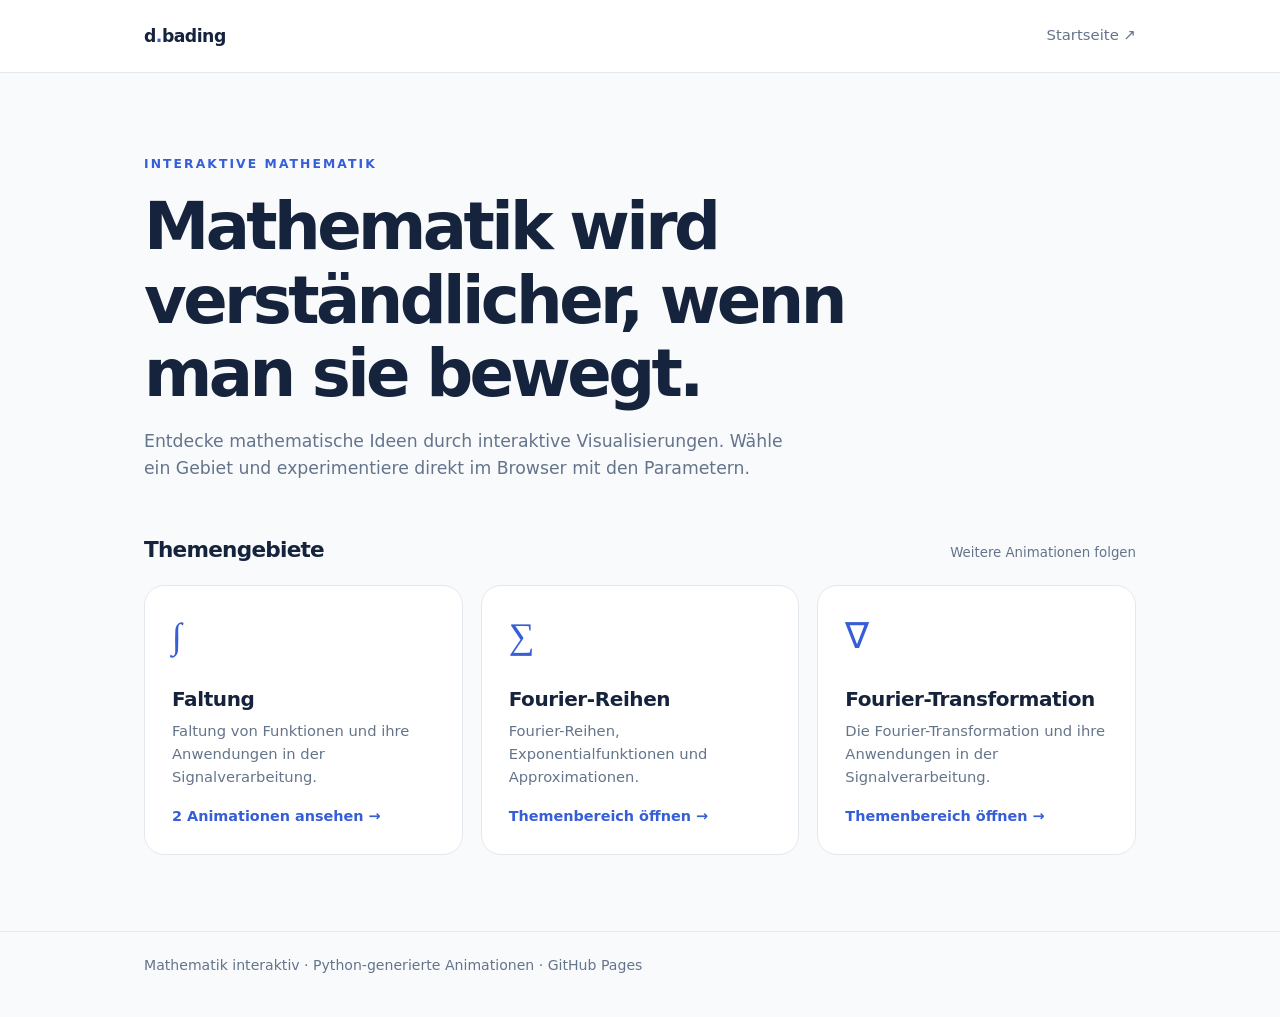
<file: index.html>
<!doctype html>
<html lang="de">
	<head>
		<meta charset="utf-8">
		<meta name="viewport" content="width=device-width, initial-scale=1">
		<meta name="description" content="Interaktive Mathematik-Animationen zum selbstständigen Experimentieren.">
		<title>Startseite | Mathematik interaktiv</title>
		<link rel="stylesheet" href="styles.css">
	</head>
	<body>
		<header class="nav">
			<div class="shell">
				<a class="brand" href="index.html">d<span>.</span>bading</a>
				<a class="navlink" href="index.html">Startseite ↗</a>
			</div>
		</header>

		<main class="shell">
			<section class="hero">
				<div class="eyebrow">Interaktive Mathematik</div>
				<h1>Mathematik wird verständlicher, wenn man sie bewegt.</h1>
				<p>
					Entdecke mathematische Ideen durch interaktive Visualisierungen. Wähle ein Gebiet und experimentiere direkt im Browser mit den Parametern.
				</p>
			</section>

			<section>
				<div class="section-header">
					<h2>Themengebiete</h2>
					<small>Weitere Animationen folgen</small>
				</div>

				<div class="grid">
					<a class="card" href="Faltung/index.html">
						<div class="symbol">∫</div>
						<h3>Faltung</h3>
						<p>Faltung von Funktionen und ihre Anwendungen in der Signalverarbeitung.</p>
						<span class="more">2 Animationen ansehen →</span>
					</a>

					<a class="card" href="Fourier_Reihen/main_fourier_reihen_website.html">
						<div class="symbol">∑</div>
						<h3>Fourier-Reihen</h3>
						<p>Fourier-Reihen, Exponentialfunktionen und Approximationen.</p>
						<span class="more">Themenbereich öffnen →</span>
					</a>

					<a class="card" href="Fourier_Transformation/fouriertransformation_interaktiv.html">
						<div class="symbol">∇</div>
						<h3>Fourier-Transformation</h3>
						<p>Die Fourier-Transformation und ihre Anwendungen in der Signalverarbeitung.</p>
						<span class="more">Themenbereich öffnen →</span>
					</a>
				</div>
			</section>
		</main>

		<footer class="footer">
			<div class="shell">Mathematik interaktiv · Python-generierte Animationen · GitHub Pages</div>
		</footer>
	</body>
</html>
</file>
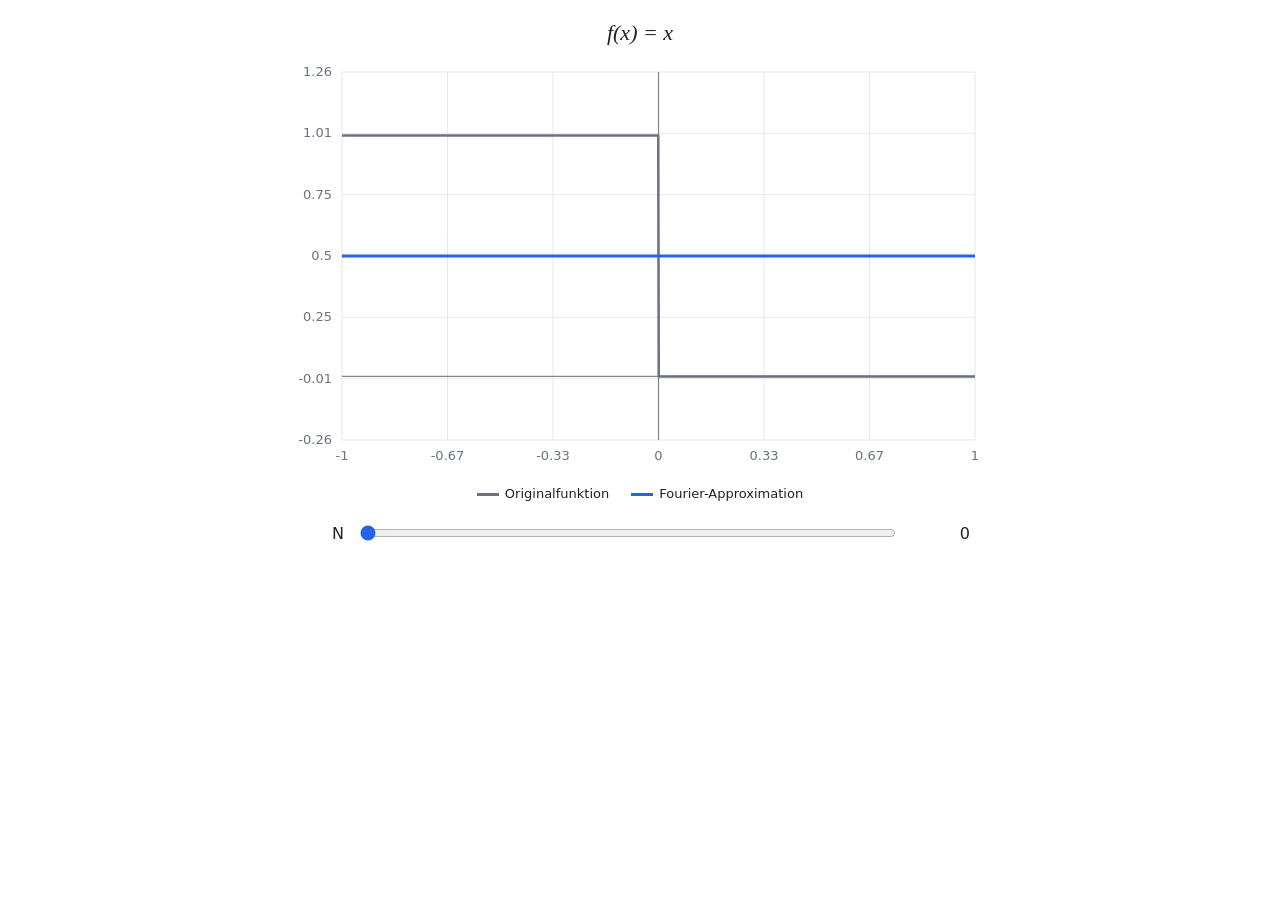
<file: fourier_interaktiv_step.html>
<!doctype html>
<html lang="de">
<head>
  <meta charset="utf-8">
  <meta name="viewport" content="width=device-width, initial-scale=1">
  <title>Fourier-Reihe – interaktive Approximation</title>
  <style>
    * { box-sizing: border-box; }
    body { margin: 0; padding: 16px; font: 16px system-ui, sans-serif; background: #fff; color: #202124; }
    main { width: min(100%, 720px); margin: auto; }
    .formula { text-align: center; font: italic 22px Georgia, serif; margin: 4px 0 8px; }
    canvas { display: block; width: 100%; height: auto; }
    .legend { display: flex; justify-content: center; gap: 22px; flex-wrap: wrap; font-size: 13px; margin-top: 2px; }
    .swatch { display: inline-block; width: 22px; height: 3px; vertical-align: middle; margin-right: 6px; }
    .controls { display: flex; gap: 14px; align-items: center; padding: 22px 30px 12px 52px; }
    input[type=range] { flex: 1; min-width: 0; accent-color: #2563eb; cursor: pointer; }
    output { min-width: 58px; text-align: right; font-variant-numeric: tabular-nums; }
  </style>
</head>
<body>
<main>
  <div class="formula">f(x) = x</div>
  <canvas id="graph" width="720" height="430" aria-label="Originalfunktion und Fourier-Approximation"></canvas>
  <div class="legend">
    <span><span class="swatch" style="background:#6b7280"></span>Originalfunktion</span>
    <span><span class="swatch" style="background:#2563eb"></span>Fourier-Approximation</span>
  </div>
  <div class="controls">
    <label for="slider">N</label>
    <input id="slider" type="range" min="0" max="20" step="1" value="0">
    <output id="value" for="slider">0</output>
  </div>
</main>
<script>
  // Die Werte stammen vollständig aus dem Python-Skript.
  const xs = [-1.0,-0.99833194,-0.99666389,-0.99499583,-0.99332777,-0.99165972,-0.98999166,-0.9883236,-0.98665555,-0.98498749,-0.98331943,-0.98165138,-0.97998332,-0.97831526,-0.97664721,-0.97497915,-0.97331109,-0.97164304,-0.96997498,-0.96830692,-0.96663887,-0.96497081,-0.96330275,-0.9616347,-0.95996664,-0.95829858,-0.95663053,-0.95496247,-0.95329441,-0.95162636,-0.9499583,-0.94829024,-0.94662219,-0.94495413,-0.94328607,-0.94161802,-0.93994996,-0.9382819,-0.93661384,-0.93494579,-0.93327773,-0.93160967,-0.92994162,-0.92827356,-0.9266055,-0.92493745,-0.92326939,-0.92160133,-0.91993328,-0.91826522,-0.91659716,-0.91492911,-0.91326105,-0.91159299,-0.90992494,-0.90825688,-0.90658882,-0.90492077,-0.90325271,-0.90158465,-0.8999166,-0.89824854,-0.89658048,-0.89491243,-0.89324437,-0.89157631,-0.88990826,-0.8882402,-0.88657214,-0.88490409,-0.88323603,-0.88156797,-0.87989992,-0.87823186,-0.8765638,-0.87489575,-0.87322769,-0.87155963,-0.86989158,-0.86822352,-0.86655546,-0.86488741,-0.86321935,-0.86155129,-0.85988324,-0.85821518,-0.85654712,-0.85487907,-0.85321101,-0.85154295,-0.8498749,-0.84820684,-0.84653878,-0.84487073,-0.84320267,-0.84153461,-0.83986656,-0.8381985,-0.83653044,-0.83486239,-0.83319433,-0.83152627,-0.82985822,-0.82819016,-0.8265221,-0.82485405,-0.82318599,-0.82151793,-0.81984987,-0.81818182,-0.81651376,-0.8148457,-0.81317765,-0.81150959,-0.80984153,-0.80817348,-0.80650542,-0.80483736,-0.80316931,-0.80150125,-0.79983319,-0.79816514,-0.79649708,-0.79482902,-0.79316097,-0.79149291,-0.78982485,-0.7881568,-0.78648874,-0.78482068,-0.78315263,-0.78148457,-0.77981651,-0.77814846,-0.7764804,-0.77481234,-0.77314429,-0.77147623,-0.76980817,-0.76814012,-0.76647206,-0.764804,-0.76313595,-0.76146789,-0.75979983,-0.75813178,-0.75646372,-0.75479566,-0.75312761,-0.75145955,-0.74979149,-0.74812344,-0.74645538,-0.74478732,-0.74311927,-0.74145121,-0.73978315,-0.7381151,-0.73644704,-0.73477898,-0.73311093,-0.73144287,-0.72977481,-0.72810676,-0.7264387,-0.72477064,-0.72310259,-0.72143453,-0.71976647,-0.71809842,-0.71643036,-0.7147623,-0.71309425,-0.71142619,-0.70975813,-0.70809008,-0.70642202,-0.70475396,-0.7030859,-0.70141785,-0.69974979,-0.69808173,-0.69641368,-0.69474562,-0.69307756,-0.69140951,-0.68974145,-0.68807339,-0.68640534,-0.68473728,-0.68306922,-0.68140117,-0.67973311,-0.67806505,-0.676397,-0.67472894,-0.67306088,-0.67139283,-0.66972477,-0.66805671,-0.66638866,-0.6647206,-0.66305254,-0.66138449,-0.65971643,-0.65804837,-0.65638032,-0.65471226,-0.6530442,-0.65137615,-0.64970809,-0.64804003,-0.64637198,-0.64470392,-0.64303586,-0.64136781,-0.63969975,-0.63803169,-0.63636364,-0.63469558,-0.63302752,-0.63135947,-0.62969141,-0.62802335,-0.6263553,-0.62468724,-0.62301918,-0.62135113,-0.61968307,-0.61801501,-0.61634696,-0.6146789,-0.61301084,-0.61134279,-0.60967473,-0.60800667,-0.60633862,-0.60467056,-0.6030025,-0.60133445,-0.59966639,-0.59799833,-0.59633028,-0.59466222,-0.59299416,-0.59132611,-0.58965805,-0.58798999,-0.58632193,-0.58465388,-0.58298582,-0.58131776,-0.57964971,-0.57798165,-0.57631359,-0.57464554,-0.57297748,-0.57130942,-0.56964137,-0.56797331,-0.56630525,-0.5646372,-0.56296914,-0.56130108,-0.55963303,-0.55796497,-0.55629691,-0.55462886,-0.5529608,-0.55129274,-0.54962469,-0.54795663,-0.54628857,-0.54462052,-0.54295246,-0.5412844,-0.53961635,-0.53794829,-0.53628023,-0.53461218,-0.53294412,-0.53127606,-0.52960801,-0.52793995,-0.52627189,-0.52460384,-0.52293578,-0.52126772,-0.51959967,-0.51793161,-0.51626355,-0.5145955,-0.51292744,-0.51125938,-0.50959133,-0.50792327,-0.50625521,-0.50458716,-0.5029191,-0.50125104,-0.49958299,-0.49791493,-0.49624687,-0.49457882,-0.49291076,-0.4912427,-0.48957465,-0.48790659,-0.48623853,-0.48457048,-0.48290242,-0.48123436,-0.47956631,-0.47789825,-0.47623019,-0.47456214,-0.47289408,-0.47122602,-0.46955796,-0.46788991,-0.46622185,-0.46455379,-0.46288574,-0.46121768,-0.45954962,-0.45788157,-0.45621351,-0.45454545,-0.4528774,-0.45120934,-0.44954128,-0.44787323,-0.44620517,-0.44453711,-0.44286906,-0.441201,-0.43953294,-0.43786489,-0.43619683,-0.43452877,-0.43286072,-0.43119266,-0.4295246,-0.42785655,-0.42618849,-0.42452043,-0.42285238,-0.42118432,-0.41951626,-0.41784821,-0.41618015,-0.41451209,-0.41284404,-0.41117598,-0.40950792,-0.40783987,-0.40617181,-0.40450375,-0.4028357,-0.40116764,-0.39949958,-0.39783153,-0.39616347,-0.39449541,-0.39282736,-0.3911593,-0.38949124,-0.38782319,-0.38615513,-0.38448707,-0.38281902,-0.38115096,-0.3794829,-0.37781485,-0.37614679,-0.37447873,-0.37281068,-0.37114262,-0.36947456,-0.36780651,-0.36613845,-0.36447039,-0.36280234,-0.36113428,-0.35946622,-0.35779817,-0.35613011,-0.35446205,-0.35279399,-0.35112594,-0.34945788,-0.34778982,-0.34612177,-0.34445371,-0.34278565,-0.3411176,-0.33944954,-0.33778148,-0.33611343,-0.33444537,-0.33277731,-0.33110926,-0.3294412,-0.32777314,-0.32610509,-0.32443703,-0.32276897,-0.32110092,-0.31943286,-0.3177648,-0.31609675,-0.31442869,-0.31276063,-0.31109258,-0.30942452,-0.30775646,-0.30608841,-0.30442035,-0.30275229,-0.30108424,-0.29941618,-0.29774812,-0.29608007,-0.29441201,-0.29274395,-0.2910759,-0.28940784,-0.28773978,-0.28607173,-0.28440367,-0.28273561,-0.28106756,-0.2793995,-0.27773144,-0.27606339,-0.27439533,-0.27272727,-0.27105922,-0.26939116,-0.2677231,-0.26605505,-0.26438699,-0.26271893,-0.26105088,-0.25938282,-0.25771476,-0.25604671,-0.25437865,-0.25271059,-0.25104254,-0.24937448,-0.24770642,-0.24603837,-0.24437031,-0.24270225,-0.2410342,-0.23936614,-0.23769808,-0.23603003,-0.23436197,-0.23269391,-0.23102585,-0.2293578,-0.22768974,-0.22602168,-0.22435363,-0.22268557,-0.22101751,-0.21934946,-0.2176814,-0.21601334,-0.21434529,-0.21267723,-0.21100917,-0.20934112,-0.20767306,-0.206005,-0.20433695,-0.20266889,-0.20100083,-0.19933278,-0.19766472,-0.19599666,-0.19432861,-0.19266055,-0.19099249,-0.18932444,-0.18765638,-0.18598832,-0.18432027,-0.18265221,-0.18098415,-0.1793161,-0.17764804,-0.17597998,-0.17431193,-0.17264387,-0.17097581,-0.16930776,-0.1676397,-0.16597164,-0.16430359,-0.16263553,-0.16096747,-0.15929942,-0.15763136,-0.1559633,-0.15429525,-0.15262719,-0.15095913,-0.14929108,-0.14762302,-0.14595496,-0.14428691,-0.14261885,-0.14095079,-0.13928274,-0.13761468,-0.13594662,-0.13427857,-0.13261051,-0.13094245,-0.1292744,-0.12760634,-0.12593828,-0.12427023,-0.12260217,-0.12093411,-0.11926606,-0.117598,-0.11592994,-0.11426188,-0.11259383,-0.11092577,-0.10925771,-0.10758966,-0.1059216,-0.10425354,-0.10258549,-0.10091743,-0.09924937,-0.09758132,-0.09591326,-0.0942452,-0.09257715,-0.09090909,-0.08924103,-0.08757298,-0.08590492,-0.08423686,-0.08256881,-0.08090075,-0.07923269,-0.07756464,-0.07589658,-0.07422852,-0.07256047,-0.07089241,-0.06922435,-0.0675563,-0.06588824,-0.06422018,-0.06255213,-0.06088407,-0.05921601,-0.05754796,-0.0558799,-0.05421184,-0.05254379,-0.05087573,-0.04920767,-0.04753962,-0.04587156,-0.0442035,-0.04253545,-0.04086739,-0.03919933,-0.03753128,-0.03586322,-0.03419516,-0.03252711,-0.03085905,-0.02919099,-0.02752294,-0.02585488,-0.02418682,-0.02251877,-0.02085071,-0.01918265,-0.0175146,-0.01584654,-0.01417848,-0.01251043,-0.01084237,-0.00917431,-0.00750626,-0.0058382,-0.00417014,-0.00250209,-0.00083403,0.00083403,0.00250209,0.00417014,0.0058382,0.00750626,0.00917431,0.01084237,0.01251043,0.01417848,0.01584654,0.0175146,0.01918265,0.02085071,0.02251877,0.02418682,0.02585488,0.02752294,0.02919099,0.03085905,0.03252711,0.03419516,0.03586322,0.03753128,0.03919933,0.04086739,0.04253545,0.0442035,0.04587156,0.04753962,0.04920767,0.05087573,0.05254379,0.05421184,0.0558799,0.05754796,0.05921601,0.06088407,0.06255213,0.06422018,0.06588824,0.0675563,0.06922435,0.07089241,0.07256047,0.07422852,0.07589658,0.07756464,0.07923269,0.08090075,0.08256881,0.08423686,0.08590492,0.08757298,0.08924103,0.09090909,0.09257715,0.0942452,0.09591326,0.09758132,0.09924937,0.10091743,0.10258549,0.10425354,0.1059216,0.10758966,0.10925771,0.11092577,0.11259383,0.11426188,0.11592994,0.117598,0.11926606,0.12093411,0.12260217,0.12427023,0.12593828,0.12760634,0.1292744,0.13094245,0.13261051,0.13427857,0.13594662,0.13761468,0.13928274,0.14095079,0.14261885,0.14428691,0.14595496,0.14762302,0.14929108,0.15095913,0.15262719,0.15429525,0.1559633,0.15763136,0.15929942,0.16096747,0.16263553,0.16430359,0.16597164,0.1676397,0.16930776,0.17097581,0.17264387,0.17431193,0.17597998,0.17764804,0.1793161,0.18098415,0.18265221,0.18432027,0.18598832,0.18765638,0.18932444,0.19099249,0.19266055,0.19432861,0.19599666,0.19766472,0.19933278,0.20100083,0.20266889,0.20433695,0.206005,0.20767306,0.20934112,0.21100917,0.21267723,0.21434529,0.21601334,0.2176814,0.21934946,0.22101751,0.22268557,0.22435363,0.22602168,0.22768974,0.2293578,0.23102585,0.23269391,0.23436197,0.23603003,0.23769808,0.23936614,0.2410342,0.24270225,0.24437031,0.24603837,0.24770642,0.24937448,0.25104254,0.25271059,0.25437865,0.25604671,0.25771476,0.25938282,0.26105088,0.26271893,0.26438699,0.26605505,0.2677231,0.26939116,0.27105922,0.27272727,0.27439533,0.27606339,0.27773144,0.2793995,0.28106756,0.28273561,0.28440367,0.28607173,0.28773978,0.28940784,0.2910759,0.29274395,0.29441201,0.29608007,0.29774812,0.29941618,0.30108424,0.30275229,0.30442035,0.30608841,0.30775646,0.30942452,0.31109258,0.31276063,0.31442869,0.31609675,0.3177648,0.31943286,0.32110092,0.32276897,0.32443703,0.32610509,0.32777314,0.3294412,0.33110926,0.33277731,0.33444537,0.33611343,0.33778148,0.33944954,0.3411176,0.34278565,0.34445371,0.34612177,0.34778982,0.34945788,0.35112594,0.35279399,0.35446205,0.35613011,0.35779817,0.35946622,0.36113428,0.36280234,0.36447039,0.36613845,0.36780651,0.36947456,0.37114262,0.37281068,0.37447873,0.37614679,0.37781485,0.3794829,0.38115096,0.38281902,0.38448707,0.38615513,0.38782319,0.38949124,0.3911593,0.39282736,0.39449541,0.39616347,0.39783153,0.39949958,0.40116764,0.4028357,0.40450375,0.40617181,0.40783987,0.40950792,0.41117598,0.41284404,0.41451209,0.41618015,0.41784821,0.41951626,0.42118432,0.42285238,0.42452043,0.42618849,0.42785655,0.4295246,0.43119266,0.43286072,0.43452877,0.43619683,0.43786489,0.43953294,0.441201,0.44286906,0.44453711,0.44620517,0.44787323,0.44954128,0.45120934,0.4528774,0.45454545,0.45621351,0.45788157,0.45954962,0.46121768,0.46288574,0.46455379,0.46622185,0.46788991,0.46955796,0.47122602,0.47289408,0.47456214,0.47623019,0.47789825,0.47956631,0.48123436,0.48290242,0.48457048,0.48623853,0.48790659,0.48957465,0.4912427,0.49291076,0.49457882,0.49624687,0.49791493,0.49958299,0.50125104,0.5029191,0.50458716,0.50625521,0.50792327,0.50959133,0.51125938,0.51292744,0.5145955,0.51626355,0.51793161,0.51959967,0.52126772,0.52293578,0.52460384,0.52627189,0.52793995,0.52960801,0.53127606,0.53294412,0.53461218,0.53628023,0.53794829,0.53961635,0.5412844,0.54295246,0.54462052,0.54628857,0.54795663,0.54962469,0.55129274,0.5529608,0.55462886,0.55629691,0.55796497,0.55963303,0.56130108,0.56296914,0.5646372,0.56630525,0.56797331,0.56964137,0.57130942,0.57297748,0.57464554,0.57631359,0.57798165,0.57964971,0.58131776,0.58298582,0.58465388,0.58632193,0.58798999,0.58965805,0.59132611,0.59299416,0.59466222,0.59633028,0.59799833,0.59966639,0.60133445,0.6030025,0.60467056,0.60633862,0.60800667,0.60967473,0.61134279,0.61301084,0.6146789,0.61634696,0.61801501,0.61968307,0.62135113,0.62301918,0.62468724,0.6263553,0.62802335,0.62969141,0.63135947,0.63302752,0.63469558,0.63636364,0.63803169,0.63969975,0.64136781,0.64303586,0.64470392,0.64637198,0.64804003,0.64970809,0.65137615,0.6530442,0.65471226,0.65638032,0.65804837,0.65971643,0.66138449,0.66305254,0.6647206,0.66638866,0.66805671,0.66972477,0.67139283,0.67306088,0.67472894,0.676397,0.67806505,0.67973311,0.68140117,0.68306922,0.68473728,0.68640534,0.68807339,0.68974145,0.69140951,0.69307756,0.69474562,0.69641368,0.69808173,0.69974979,0.70141785,0.7030859,0.70475396,0.70642202,0.70809008,0.70975813,0.71142619,0.71309425,0.7147623,0.71643036,0.71809842,0.71976647,0.72143453,0.72310259,0.72477064,0.7264387,0.72810676,0.72977481,0.73144287,0.73311093,0.73477898,0.73644704,0.7381151,0.73978315,0.74145121,0.74311927,0.74478732,0.74645538,0.74812344,0.74979149,0.75145955,0.75312761,0.75479566,0.75646372,0.75813178,0.75979983,0.76146789,0.76313595,0.764804,0.76647206,0.76814012,0.76980817,0.77147623,0.77314429,0.77481234,0.7764804,0.77814846,0.77981651,0.78148457,0.78315263,0.78482068,0.78648874,0.7881568,0.78982485,0.79149291,0.79316097,0.79482902,0.79649708,0.79816514,0.79983319,0.80150125,0.80316931,0.80483736,0.80650542,0.80817348,0.80984153,0.81150959,0.81317765,0.8148457,0.81651376,0.81818182,0.81984987,0.82151793,0.82318599,0.82485405,0.8265221,0.82819016,0.82985822,0.83152627,0.83319433,0.83486239,0.83653044,0.8381985,0.83986656,0.84153461,0.84320267,0.84487073,0.84653878,0.84820684,0.8498749,0.85154295,0.85321101,0.85487907,0.85654712,0.85821518,0.85988324,0.86155129,0.86321935,0.86488741,0.86655546,0.86822352,0.86989158,0.87155963,0.87322769,0.87489575,0.8765638,0.87823186,0.87989992,0.88156797,0.88323603,0.88490409,0.88657214,0.8882402,0.88990826,0.89157631,0.89324437,0.89491243,0.89658048,0.89824854,0.8999166,0.90158465,0.90325271,0.90492077,0.90658882,0.90825688,0.90992494,0.91159299,0.91326105,0.91492911,0.91659716,0.91826522,0.91993328,0.92160133,0.92326939,0.92493745,0.9266055,0.92827356,0.92994162,0.93160967,0.93327773,0.93494579,0.93661384,0.9382819,0.93994996,0.94161802,0.94328607,0.94495413,0.94662219,0.94829024,0.9499583,0.95162636,0.95329441,0.95496247,0.95663053,0.95829858,0.95996664,0.9616347,0.96330275,0.96497081,0.96663887,0.96830692,0.96997498,0.97164304,0.97331109,0.97497915,0.97664721,0.97831526,0.97998332,0.98165138,0.98331943,0.98498749,0.98665555,0.9883236,0.98999166,0.99165972,0.99332777,0.99499583,0.99666389,0.99833194,1.0];
  const original = [1.0,1.0,1.0,1.0,1.0,1.0,1.0,1.0,1.0,1.0,1.0,1.0,1.0,1.0,1.0,1.0,1.0,1.0,1.0,1.0,1.0,1.0,1.0,1.0,1.0,1.0,1.0,1.0,1.0,1.0,1.0,1.0,1.0,1.0,1.0,1.0,1.0,1.0,1.0,1.0,1.0,1.0,1.0,1.0,1.0,1.0,1.0,1.0,1.0,1.0,1.0,1.0,1.0,1.0,1.0,1.0,1.0,1.0,1.0,1.0,1.0,1.0,1.0,1.0,1.0,1.0,1.0,1.0,1.0,1.0,1.0,1.0,1.0,1.0,1.0,1.0,1.0,1.0,1.0,1.0,1.0,1.0,1.0,1.0,1.0,1.0,1.0,1.0,1.0,1.0,1.0,1.0,1.0,1.0,1.0,1.0,1.0,1.0,1.0,1.0,1.0,1.0,1.0,1.0,1.0,1.0,1.0,1.0,1.0,1.0,1.0,1.0,1.0,1.0,1.0,1.0,1.0,1.0,1.0,1.0,1.0,1.0,1.0,1.0,1.0,1.0,1.0,1.0,1.0,1.0,1.0,1.0,1.0,1.0,1.0,1.0,1.0,1.0,1.0,1.0,1.0,1.0,1.0,1.0,1.0,1.0,1.0,1.0,1.0,1.0,1.0,1.0,1.0,1.0,1.0,1.0,1.0,1.0,1.0,1.0,1.0,1.0,1.0,1.0,1.0,1.0,1.0,1.0,1.0,1.0,1.0,1.0,1.0,1.0,1.0,1.0,1.0,1.0,1.0,1.0,1.0,1.0,1.0,1.0,1.0,1.0,1.0,1.0,1.0,1.0,1.0,1.0,1.0,1.0,1.0,1.0,1.0,1.0,1.0,1.0,1.0,1.0,1.0,1.0,1.0,1.0,1.0,1.0,1.0,1.0,1.0,1.0,1.0,1.0,1.0,1.0,1.0,1.0,1.0,1.0,1.0,1.0,1.0,1.0,1.0,1.0,1.0,1.0,1.0,1.0,1.0,1.0,1.0,1.0,1.0,1.0,1.0,1.0,1.0,1.0,1.0,1.0,1.0,1.0,1.0,1.0,1.0,1.0,1.0,1.0,1.0,1.0,1.0,1.0,1.0,1.0,1.0,1.0,1.0,1.0,1.0,1.0,1.0,1.0,1.0,1.0,1.0,1.0,1.0,1.0,1.0,1.0,1.0,1.0,1.0,1.0,1.0,1.0,1.0,1.0,1.0,1.0,1.0,1.0,1.0,1.0,1.0,1.0,1.0,1.0,1.0,1.0,1.0,1.0,1.0,1.0,1.0,1.0,1.0,1.0,1.0,1.0,1.0,1.0,1.0,1.0,1.0,1.0,1.0,1.0,1.0,1.0,1.0,1.0,1.0,1.0,1.0,1.0,1.0,1.0,1.0,1.0,1.0,1.0,1.0,1.0,1.0,1.0,1.0,1.0,1.0,1.0,1.0,1.0,1.0,1.0,1.0,1.0,1.0,1.0,1.0,1.0,1.0,1.0,1.0,1.0,1.0,1.0,1.0,1.0,1.0,1.0,1.0,1.0,1.0,1.0,1.0,1.0,1.0,1.0,1.0,1.0,1.0,1.0,1.0,1.0,1.0,1.0,1.0,1.0,1.0,1.0,1.0,1.0,1.0,1.0,1.0,1.0,1.0,1.0,1.0,1.0,1.0,1.0,1.0,1.0,1.0,1.0,1.0,1.0,1.0,1.0,1.0,1.0,1.0,1.0,1.0,1.0,1.0,1.0,1.0,1.0,1.0,1.0,1.0,1.0,1.0,1.0,1.0,1.0,1.0,1.0,1.0,1.0,1.0,1.0,1.0,1.0,1.0,1.0,1.0,1.0,1.0,1.0,1.0,1.0,1.0,1.0,1.0,1.0,1.0,1.0,1.0,1.0,1.0,1.0,1.0,1.0,1.0,1.0,1.0,1.0,1.0,1.0,1.0,1.0,1.0,1.0,1.0,1.0,1.0,1.0,1.0,1.0,1.0,1.0,1.0,1.0,1.0,1.0,1.0,1.0,1.0,1.0,1.0,1.0,1.0,1.0,1.0,1.0,1.0,1.0,1.0,1.0,1.0,1.0,1.0,1.0,1.0,1.0,1.0,1.0,1.0,1.0,1.0,1.0,1.0,1.0,1.0,1.0,1.0,1.0,1.0,1.0,1.0,1.0,1.0,1.0,1.0,1.0,1.0,1.0,1.0,1.0,1.0,1.0,1.0,1.0,1.0,1.0,1.0,1.0,1.0,1.0,1.0,1.0,1.0,1.0,1.0,1.0,1.0,1.0,1.0,1.0,1.0,1.0,1.0,1.0,1.0,1.0,1.0,1.0,1.0,1.0,1.0,1.0,1.0,1.0,1.0,1.0,1.0,1.0,1.0,1.0,1.0,1.0,1.0,1.0,1.0,1.0,1.0,1.0,1.0,1.0,1.0,1.0,1.0,1.0,1.0,1.0,1.0,1.0,1.0,1.0,1.0,1.0,1.0,1.0,1.0,1.0,1.0,1.0,1.0,1.0,1.0,1.0,1.0,1.0,1.0,1.0,1.0,1.0,1.0,1.0,1.0,1.0,1.0,1.0,1.0,1.0,1.0,1.0,1.0,1.0,1.0,1.0,1.0,1.0,1.0,1.0,0.0,0.0,0.0,0.0,0.0,0.0,0.0,0.0,0.0,0.0,0.0,0.0,0.0,0.0,0.0,0.0,0.0,0.0,0.0,0.0,0.0,0.0,0.0,0.0,0.0,0.0,0.0,0.0,0.0,0.0,0.0,0.0,0.0,0.0,0.0,0.0,0.0,0.0,0.0,0.0,0.0,0.0,0.0,0.0,0.0,0.0,0.0,0.0,0.0,0.0,0.0,0.0,0.0,0.0,0.0,0.0,0.0,0.0,0.0,0.0,0.0,0.0,0.0,0.0,0.0,0.0,0.0,0.0,0.0,0.0,0.0,0.0,0.0,0.0,0.0,0.0,0.0,0.0,0.0,0.0,0.0,0.0,0.0,0.0,0.0,0.0,0.0,0.0,0.0,0.0,0.0,0.0,0.0,0.0,0.0,0.0,0.0,0.0,0.0,0.0,0.0,0.0,0.0,0.0,0.0,0.0,0.0,0.0,0.0,0.0,0.0,0.0,0.0,0.0,0.0,0.0,0.0,0.0,0.0,0.0,0.0,0.0,0.0,0.0,0.0,0.0,0.0,0.0,0.0,0.0,0.0,0.0,0.0,0.0,0.0,0.0,0.0,0.0,0.0,0.0,0.0,0.0,0.0,0.0,0.0,0.0,0.0,0.0,0.0,0.0,0.0,0.0,0.0,0.0,0.0,0.0,0.0,0.0,0.0,0.0,0.0,0.0,0.0,0.0,0.0,0.0,0.0,0.0,0.0,0.0,0.0,0.0,0.0,0.0,0.0,0.0,0.0,0.0,0.0,0.0,0.0,0.0,0.0,0.0,0.0,0.0,0.0,0.0,0.0,0.0,0.0,0.0,0.0,0.0,0.0,0.0,0.0,0.0,0.0,0.0,0.0,0.0,0.0,0.0,0.0,0.0,0.0,0.0,0.0,0.0,0.0,0.0,0.0,0.0,0.0,0.0,0.0,0.0,0.0,0.0,0.0,0.0,0.0,0.0,0.0,0.0,0.0,0.0,0.0,0.0,0.0,0.0,0.0,0.0,0.0,0.0,0.0,0.0,0.0,0.0,0.0,0.0,0.0,0.0,0.0,0.0,0.0,0.0,0.0,0.0,0.0,0.0,0.0,0.0,0.0,0.0,0.0,0.0,0.0,0.0,0.0,0.0,0.0,0.0,0.0,0.0,0.0,0.0,0.0,0.0,0.0,0.0,0.0,0.0,0.0,0.0,0.0,0.0,0.0,0.0,0.0,0.0,0.0,0.0,0.0,0.0,0.0,0.0,0.0,0.0,0.0,0.0,0.0,0.0,0.0,0.0,0.0,0.0,0.0,0.0,0.0,0.0,0.0,0.0,0.0,0.0,0.0,0.0,0.0,0.0,0.0,0.0,0.0,0.0,0.0,0.0,0.0,0.0,0.0,0.0,0.0,0.0,0.0,0.0,0.0,0.0,0.0,0.0,0.0,0.0,0.0,0.0,0.0,0.0,0.0,0.0,0.0,0.0,0.0,0.0,0.0,0.0,0.0,0.0,0.0,0.0,0.0,0.0,0.0,0.0,0.0,0.0,0.0,0.0,0.0,0.0,0.0,0.0,0.0,0.0,0.0,0.0,0.0,0.0,0.0,0.0,0.0,0.0,0.0,0.0,0.0,0.0,0.0,0.0,0.0,0.0,0.0,0.0,0.0,0.0,0.0,0.0,0.0,0.0,0.0,0.0,0.0,0.0,0.0,0.0,0.0,0.0,0.0,0.0,0.0,0.0,0.0,0.0,0.0,0.0,0.0,0.0,0.0,0.0,0.0,0.0,0.0,0.0,0.0,0.0,0.0,0.0,0.0,0.0,0.0,0.0,0.0,0.0,0.0,0.0,0.0,0.0,0.0,0.0,0.0,0.0,0.0,0.0,0.0,0.0,0.0,0.0,0.0,0.0,0.0,0.0,0.0,0.0,0.0,0.0,0.0,0.0,0.0,0.0,0.0,0.0,0.0,0.0,0.0,0.0,0.0,0.0,0.0,0.0,0.0,0.0,0.0,0.0,0.0,0.0,0.0,0.0,0.0,0.0,0.0,0.0,0.0,0.0,0.0,0.0,0.0,0.0,0.0,0.0,0.0,0.0,0.0,0.0,0.0,0.0,0.0,0.0,0.0,0.0,0.0,0.0,0.0,0.0,0.0,0.0,0.0,0.0,0.0,0.0,0.0,0.0,0.0,0.0,0.0,0.0,0.0,0.0,0.0,0.0,0.0,0.0,0.0,0.0,0.0,0.0,0.0,0.0,0.0,0.0,0.0,0.0,0.0,0.0,0.0,0.0,0.0,0.0,0.0,0.0,0.0,0.0,0.0,0.0,0.0,0.0,0.0,0.0,0.0,0.0,0.0,0.0,0.0,0.0,0.0,0.0,0.0,0.0,0.0,0.0,0.0,0.0,0.0,0.0,0.0,0.0,0.0,0.0,0.0,0.0,0.0,0.0,0.0,0.0,0.0,0.0,0.0,0.0,0.0,0.0,0.0,0.0,0.0,0.0,0.0,0.0,0.0,0.0,0.0,0.0,0.0,0.0,0.0,0.0,0.0,0.0,0.0,0.0,0.0,0.0,0.0,0.0,0.0,0.0,0.0,0.0,0.0,0.0,0.0,0.0,0.0,0.0,0.0,0.0,0.0,0.0];
  const curves = [[0.4999,0.4999,0.4999,0.4999,0.4999,0.4999,0.4999,0.4999,0.4999,0.4999,0.4999,0.4999,0.4999,0.4999,0.4999,0.4999,0.4999,0.4999,0.4999,0.4999,0.4999,0.4999,0.4999,0.4999,0.4999,0.4999,0.4999,0.4999,0.4999,0.4999,0.4999,0.4999,0.4999,0.4999,0.4999,0.4999,0.4999,0.4999,0.4999,0.4999,0.4999,0.4999,0.4999,0.4999,0.4999,0.4999,0.4999,0.4999,0.4999,0.4999,0.4999,0.4999,0.4999,0.4999,0.4999,0.4999,0.4999,0.4999,0.4999,0.4999,0.4999,0.4999,0.4999,0.4999,0.4999,0.4999,0.4999,0.4999,0.4999,0.4999,0.4999,0.4999,0.4999,0.4999,0.4999,0.4999,0.4999,0.4999,0.4999,0.4999,0.4999,0.4999,0.4999,0.4999,0.4999,0.4999,0.4999,0.4999,0.4999,0.4999,0.4999,0.4999,0.4999,0.4999,0.4999,0.4999,0.4999,0.4999,0.4999,0.4999,0.4999,0.4999,0.4999,0.4999,0.4999,0.4999,0.4999,0.4999,0.4999,0.4999,0.4999,0.4999,0.4999,0.4999,0.4999,0.4999,0.4999,0.4999,0.4999,0.4999,0.4999,0.4999,0.4999,0.4999,0.4999,0.4999,0.4999,0.4999,0.4999,0.4999,0.4999,0.4999,0.4999,0.4999,0.4999,0.4999,0.4999,0.4999,0.4999,0.4999,0.4999,0.4999,0.4999,0.4999,0.4999,0.4999,0.4999,0.4999,0.4999,0.4999,0.4999,0.4999,0.4999,0.4999,0.4999,0.4999,0.4999,0.4999,0.4999,0.4999,0.4999,0.4999,0.4999,0.4999,0.4999,0.4999,0.4999,0.4999,0.4999,0.4999,0.4999,0.4999,0.4999,0.4999,0.4999,0.4999,0.4999,0.4999,0.4999,0.4999,0.4999,0.4999,0.4999,0.4999,0.4999,0.4999,0.4999,0.4999,0.4999,0.4999,0.4999,0.4999,0.4999,0.4999,0.4999,0.4999,0.4999,0.4999,0.4999,0.4999,0.4999,0.4999,0.4999,0.4999,0.4999,0.4999,0.4999,0.4999,0.4999,0.4999,0.4999,0.4999,0.4999,0.4999,0.4999,0.4999,0.4999,0.4999,0.4999,0.4999,0.4999,0.4999,0.4999,0.4999,0.4999,0.4999,0.4999,0.4999,0.4999,0.4999,0.4999,0.4999,0.4999,0.4999,0.4999,0.4999,0.4999,0.4999,0.4999,0.4999,0.4999,0.4999,0.4999,0.4999,0.4999,0.4999,0.4999,0.4999,0.4999,0.4999,0.4999,0.4999,0.4999,0.4999,0.4999,0.4999,0.4999,0.4999,0.4999,0.4999,0.4999,0.4999,0.4999,0.4999,0.4999,0.4999,0.4999,0.4999,0.4999,0.4999,0.4999,0.4999,0.4999,0.4999,0.4999,0.4999,0.4999,0.4999,0.4999,0.4999,0.4999,0.4999,0.4999,0.4999,0.4999,0.4999,0.4999,0.4999,0.4999,0.4999,0.4999,0.4999,0.4999,0.4999,0.4999,0.4999,0.4999,0.4999,0.4999,0.4999,0.4999,0.4999,0.4999,0.4999,0.4999,0.4999,0.4999,0.4999,0.4999,0.4999,0.4999,0.4999,0.4999,0.4999,0.4999,0.4999,0.4999,0.4999,0.4999,0.4999,0.4999,0.4999,0.4999,0.4999,0.4999,0.4999,0.4999,0.4999,0.4999,0.4999,0.4999,0.4999,0.4999,0.4999,0.4999,0.4999,0.4999,0.4999,0.4999,0.4999,0.4999,0.4999,0.4999,0.4999,0.4999,0.4999,0.4999,0.4999,0.4999,0.4999,0.4999,0.4999,0.4999,0.4999,0.4999,0.4999,0.4999,0.4999,0.4999,0.4999,0.4999,0.4999,0.4999,0.4999,0.4999,0.4999,0.4999,0.4999,0.4999,0.4999,0.4999,0.4999,0.4999,0.4999,0.4999,0.4999,0.4999,0.4999,0.4999,0.4999,0.4999,0.4999,0.4999,0.4999,0.4999,0.4999,0.4999,0.4999,0.4999,0.4999,0.4999,0.4999,0.4999,0.4999,0.4999,0.4999,0.4999,0.4999,0.4999,0.4999,0.4999,0.4999,0.4999,0.4999,0.4999,0.4999,0.4999,0.4999,0.4999,0.4999,0.4999,0.4999,0.4999,0.4999,0.4999,0.4999,0.4999,0.4999,0.4999,0.4999,0.4999,0.4999,0.4999,0.4999,0.4999,0.4999,0.4999,0.4999,0.4999,0.4999,0.4999,0.4999,0.4999,0.4999,0.4999,0.4999,0.4999,0.4999,0.4999,0.4999,0.4999,0.4999,0.4999,0.4999,0.4999,0.4999,0.4999,0.4999,0.4999,0.4999,0.4999,0.4999,0.4999,0.4999,0.4999,0.4999,0.4999,0.4999,0.4999,0.4999,0.4999,0.4999,0.4999,0.4999,0.4999,0.4999,0.4999,0.4999,0.4999,0.4999,0.4999,0.4999,0.4999,0.4999,0.4999,0.4999,0.4999,0.4999,0.4999,0.4999,0.4999,0.4999,0.4999,0.4999,0.4999,0.4999,0.4999,0.4999,0.4999,0.4999,0.4999,0.4999,0.4999,0.4999,0.4999,0.4999,0.4999,0.4999,0.4999,0.4999,0.4999,0.4999,0.4999,0.4999,0.4999,0.4999,0.4999,0.4999,0.4999,0.4999,0.4999,0.4999,0.4999,0.4999,0.4999,0.4999,0.4999,0.4999,0.4999,0.4999,0.4999,0.4999,0.4999,0.4999,0.4999,0.4999,0.4999,0.4999,0.4999,0.4999,0.4999,0.4999,0.4999,0.4999,0.4999,0.4999,0.4999,0.4999,0.4999,0.4999,0.4999,0.4999,0.4999,0.4999,0.4999,0.4999,0.4999,0.4999,0.4999,0.4999,0.4999,0.4999,0.4999,0.4999,0.4999,0.4999,0.4999,0.4999,0.4999,0.4999,0.4999,0.4999,0.4999,0.4999,0.4999,0.4999,0.4999,0.4999,0.4999,0.4999,0.4999,0.4999,0.4999,0.4999,0.4999,0.4999,0.4999,0.4999,0.4999,0.4999,0.4999,0.4999,0.4999,0.4999,0.4999,0.4999,0.4999,0.4999,0.4999,0.4999,0.4999,0.4999,0.4999,0.4999,0.4999,0.4999,0.4999,0.4999,0.4999,0.4999,0.4999,0.4999,0.4999,0.4999,0.4999,0.4999,0.4999,0.4999,0.4999,0.4999,0.4999,0.4999,0.4999,0.4999,0.4999,0.4999,0.4999,0.4999,0.4999,0.4999,0.4999,0.4999,0.4999,0.4999,0.4999,0.4999,0.4999,0.4999,0.4999,0.4999,0.4999,0.4999,0.4999,0.4999,0.4999,0.4999,0.4999,0.4999,0.4999,0.4999,0.4999,0.4999,0.4999,0.4999,0.4999,0.4999,0.4999,0.4999,0.4999,0.4999,0.4999,0.4999,0.4999,0.4999,0.4999,0.4999,0.4999,0.4999,0.4999,0.4999,0.4999,0.4999,0.4999,0.4999,0.4999,0.4999,0.4999,0.4999,0.4999,0.4999,0.4999,0.4999,0.4999,0.4999,0.4999,0.4999,0.4999,0.4999,0.4999,0.4999,0.4999,0.4999,0.4999,0.4999,0.4999,0.4999,0.4999,0.4999,0.4999,0.4999,0.4999,0.4999,0.4999,0.4999,0.4999,0.4999,0.4999,0.4999,0.4999,0.4999,0.4999,0.4999,0.4999,0.4999,0.4999,0.4999,0.4999,0.4999,0.4999,0.4999,0.4999,0.4999,0.4999,0.4999,0.4999,0.4999,0.4999,0.4999,0.4999,0.4999,0.4999,0.4999,0.4999,0.4999,0.4999,0.4999,0.4999,0.4999,0.4999,0.4999,0.4999,0.4999,0.4999,0.4999,0.4999,0.4999,0.4999,0.4999,0.4999,0.4999,0.4999,0.4999,0.4999,0.4999,0.4999,0.4999,0.4999,0.4999,0.4999,0.4999,0.4999,0.4999,0.4999,0.4999,0.4999,0.4999,0.4999,0.4999,0.4999,0.4999,0.4999,0.4999,0.4999,0.4999,0.4999,0.4999,0.4999,0.4999,0.4999,0.4999,0.4999,0.4999,0.4999,0.4999,0.4999,0.4999,0.4999,0.4999,0.4999,0.4999,0.4999,0.4999,0.4999,0.4999,0.4999,0.4999,0.4999,0.4999,0.4999,0.4999,0.4999,0.4999,0.4999,0.4999,0.4999,0.4999,0.4999,0.4999,0.4999,0.4999,0.4999,0.4999,0.4999,0.4999,0.4999,0.4999,0.4999,0.4999,0.4999,0.4999,0.4999,0.4999,0.4999,0.4999,0.4999,0.4999,0.4999,0.4999,0.4999,0.4999,0.4999,0.4999,0.4999,0.4999,0.4999,0.4999,0.4999,0.4999,0.4999,0.4999,0.4999,0.4999,0.4999,0.4999,0.4999,0.4999,0.4999,0.4999,0.4999,0.4999,0.4999,0.4999,0.4999,0.4999,0.4999,0.4999,0.4999,0.4999,0.4999,0.4999,0.4999,0.4999,0.4999,0.4999,0.4999,0.4999,0.4999,0.4999,0.4999,0.4999,0.4999,0.4999,0.4999,0.4999,0.4999,0.4999,0.4999,0.4999,0.4999,0.4999,0.4999,0.4999,0.4999,0.4999,0.4999,0.4999,0.4999,0.4999,0.4999,0.4999,0.4999,0.4999,0.4999,0.4999,0.4999,0.4999,0.4999,0.4999,0.4999,0.4999,0.4999,0.4999,0.4999,0.4999,0.4999,0.4999,0.4999,0.4999,0.4999,0.4999,0.4999,0.4999,0.4999,0.4999,0.4999,0.4999,0.4999,0.4999,0.4999,0.4999,0.4999,0.4999,0.4999,0.4999,0.4999,0.4999,0.4999,0.4999,0.4999,0.4999,0.4999,0.4999,0.4999,0.4999,0.4999,0.4999,0.4999,0.4999,0.4999,0.4999,0.4999,0.4999,0.4999,0.4999,0.4999,0.4999,0.4999,0.4999,0.4999,0.4999,0.4999,0.4999,0.4999,0.4999,0.4999,0.4999,0.4999,0.4999,0.4999,0.4999,0.4999,0.4999,0.4999,0.4999,0.4999,0.4999,0.4999,0.4999,0.4999,0.4999,0.4999,0.4999,0.4999,0.4999,0.4999,0.4999,0.4999,0.4999,0.4999,0.4999,0.4999,0.4999,0.4999,0.4999,0.4999,0.4999,0.4999,0.4999,0.4999,0.4999,0.4999,0.4999,0.4999,0.4999,0.4999,0.4999,0.4999,0.4999,0.4999,0.4999,0.4999,0.4999,0.4999,0.4999,0.4999,0.4999,0.4999,0.4999,0.4999,0.4999,0.4999,0.4999,0.4999,0.4999,0.4999,0.4999,0.4999,0.4999,0.4999,0.4999,0.4999,0.4999,0.4999,0.4999,0.4999,0.4999,0.4999,0.4999,0.4999,0.4999,0.4999,0.4999,0.4999,0.4999,0.4999,0.4999,0.4999,0.4999,0.4999,0.4999,0.4999,0.4999,0.4999,0.4999,0.4999,0.4999,0.4999,0.4999,0.4999,0.4999,0.4999,0.4999,0.4999,0.4999,0.4999,0.4999,0.4999,0.4999,0.4999,0.4999,0.4999,0.4999,0.4999,0.4999,0.4999,0.4999,0.4999,0.4999,0.4999,0.4999,0.4999,0.4999,0.4999,0.4999,0.4999,0.4999,0.4999,0.4999,0.4999,0.4999,0.4999,0.4999,0.4999,0.4999,0.4999,0.4999,0.4999,0.4999,0.4999,0.4999,0.4999,0.4999,0.4999,0.4999,0.4999,0.4999,0.4999,0.4999,0.4999,0.4999,0.4999,0.4999,0.4999,0.4999,0.4999,0.4999,0.4999,0.4999,0.4999,0.4999,0.4999,0.4999,0.4999,0.4999,0.4999,0.4999,0.4999,0.4999,0.4999,0.4999,0.4999,0.4999,0.4999,0.4999,0.4999,0.4999,0.4999,0.4999,0.4999,0.4999,0.4999,0.4999,0.4999,0.4999,0.4999,0.4999,0.4999,0.4999,0.4999,0.4999,0.4999,0.4999,0.4999,0.4999,0.4999,0.4999,0.4999,0.4999,0.4999,0.4999,0.4999,0.4999,0.4999,0.4999,0.4999,0.4999,0.4999,0.4999,0.4999,0.4999,0.4999,0.4999,0.4999,0.4999,0.4999,0.4999,0.4999,0.4999,0.4999,0.4999,0.4999,0.4999,0.4999,0.4999,0.4999,0.4999,0.4999,0.4999,0.4999,0.4999,0.4999,0.4999,0.4999,0.4999,0.4999,0.4999,0.4999,0.4999,0.4999,0.4999,0.4999,0.4999,0.4999,0.4999,0.4999,0.4999,0.4999,0.4999,0.4999,0.4999,0.4999,0.4999,0.4999,0.4999,0.4999,0.4999,0.4999,0.4999,0.4999,0.4999],[0.5001,0.50343609,0.50677209,0.5101079,0.51344343,0.51677859,0.52011328,0.52344742,0.52678091,0.53011366,0.53344559,0.53677659,0.54010658,0.54343547,0.54676316,0.55008956,0.55341459,0.55673814,0.56006014,0.56338048,0.56669908,0.57001584,0.57333068,0.5766435,0.57995422,0.58326274,0.58656897,0.58987281,0.59317419,0.59647301,0.59976917,0.60306259,0.60635318,0.60964084,0.61292549,0.61620704,0.61948539,0.62276046,0.62603216,0.62930039,0.63256507,0.6358261,0.63908341,0.64233689,0.64558646,0.64883202,0.6520735,0.6553108,0.65854383,0.66177251,0.66499674,0.66821643,0.67143151,0.67464187,0.67784744,0.68104811,0.68424382,0.68743446,0.69061995,0.6938002,0.69697513,0.70014465,0.70330867,0.7064671,0.70961986,0.71276686,0.71590802,0.71904324,0.72217244,0.72529555,0.72841246,0.73152309,0.73462737,0.7377252,0.7408165,0.74390118,0.74697916,0.75005036,0.75311469,0.75617206,0.7592224,0.76226561,0.76530163,0.76833035,0.7713517,0.77436559,0.77737195,0.78037069,0.78336173,0.78634498,0.78932037,0.79228781,0.79524722,0.79819852,0.80114163,0.80407646,0.80700294,0.80992099,0.81283053,0.81573147,0.81862374,0.82150725,0.82438194,0.82724771,0.8301045,0.83295221,0.83579078,0.83862013,0.84144017,0.84425084,0.84705205,0.84984372,0.85262579,0.85539817,0.85816079,0.86091357,0.86365643,0.86638931,0.86911212,0.87182479,0.87452725,0.87721942,0.87990123,0.88257261,0.88523347,0.88788376,0.89052339,0.89315229,0.89577039,0.89837763,0.90097391,0.90355919,0.90613338,0.90869642,0.91124822,0.91378874,0.91631788,0.9188356,0.9213418,0.92383644,0.92631943,0.92879071,0.93125021,0.93369787,0.93613362,0.93855738,0.9409691,0.94336871,0.94575614,0.94813133,0.9504942,0.95284471,0.95518277,0.95750833,0.95982133,0.9621217,0.96440937,0.96668428,0.96894638,0.9711956,0.97343187,0.97565514,0.97786535,0.98006243,0.98224633,0.98441698,0.98657432,0.9887183,0.99084885,0.99296593,0.99506946,0.99715939,0.99923567,1.00129824,1.00334704,1.00538201,1.0074031,1.00941026,1.01140342,1.01338254,1.01534756,1.01729842,1.01923507,1.02115746,1.02306554,1.02495925,1.02683854,1.02870336,1.03055366,1.03238938,1.03421049,1.03601692,1.03780863,1.03958557,1.04134768,1.04309493,1.04482726,1.04654463,1.04824698,1.04993428,1.05160647,1.05326351,1.05490536,1.05653196,1.05814328,1.05973927,1.06131988,1.06288508,1.06443482,1.06596905,1.06748774,1.06899084,1.07047832,1.07195012,1.07340622,1.07484657,1.07627113,1.07767986,1.07907272,1.08044968,1.0818107,1.08315573,1.08448475,1.08579772,1.0870946,1.08837535,1.08963994,1.09088834,1.0921205,1.09333641,1.09453601,1.09571929,1.09688621,1.09803673,1.09917083,1.10028847,1.10138962,1.10247425,1.10354234,1.10459385,1.10562876,1.10664703,1.10764864,1.10863356,1.10960176,1.11055322,1.11148791,1.1124058,1.11330688,1.11419111,1.11505847,1.11590894,1.11674249,1.1175591,1.11835875,1.11914142,1.11990708,1.12065572,1.12138731,1.12210183,1.12279926,1.12347959,1.1241428,1.12478886,1.12541777,1.12602949,1.12662402,1.12720134,1.12776144,1.12830429,1.12882988,1.12933821,1.12982925,1.13030299,1.13075942,1.13119852,1.13162029,1.13202471,1.13241177,1.13278146,1.13313378,1.1334687,1.13378622,1.13408634,1.13436904,1.13463432,1.13488217,1.13511258,1.13532554,1.13552106,1.13569912,1.13585972,1.13600286,1.13612853,1.13623673,1.13632745,1.1364007,1.13645647,1.13649475,1.13651556,1.13651888,1.13650472,1.13647308,1.13642396,1.13635735,1.13627327,1.13617172,1.13605269,1.13591619,1.13576222,1.1355908,1.13540192,1.13519558,1.1349718,1.13473058,1.13447193,1.13419585,1.13390235,1.13359144,1.13326313,1.13291743,1.13255434,1.13217388,1.13177605,1.13136088,1.13092836,1.13047852,1.13001136,1.12952689,1.12902513,1.1285061,1.12796981,1.12741626,1.12684549,1.1262575,1.12565231,1.12502993,1.12439039,1.1237337,1.12305987,1.12236894,1.12166091,1.1209358,1.12019364,1.11943445,1.11865825,1.11786505,1.11705488,1.11622777,1.11538372,1.11452278,1.11364496,1.11275029,1.11183878,1.11091047,1.10996538,1.10900354,1.10802497,1.1070297,1.10601776,1.10498918,1.10394398,1.10288219,1.10180384,1.10070896,1.09959758,1.09846974,1.09732546,1.09616477,1.0949877,1.0937943,1.09258459,1.0913586,1.09011636,1.08885792,1.08758331,1.08629256,1.0849857,1.08366278,1.08232383,1.08096888,1.07959798,1.07821116,1.07680845,1.0753899,1.07395555,1.07250544,1.0710396,1.06955808,1.06806091,1.06654814,1.06501981,1.06347596,1.06191663,1.06034187,1.05875172,1.05714623,1.05552543,1.05388937,1.0522381,1.05057166,1.0488901,1.04719346,1.0454818,1.04375515,1.04201357,1.04025709,1.03848579,1.03669969,1.03489884,1.03308331,1.03125314,1.02940837,1.02754906,1.02567527,1.02378703,1.02188441,1.01996745,1.01803621,1.01609075,1.01413111,1.01215734,1.01016951,1.00816767,1.00615187,1.00412216,1.00207861,1.00002127,0.9979502,0.99586545,0.99376708,0.99165514,0.98952971,0.98739082,0.98523855,0.98307295,0.98089409,0.97870201,0.97649679,0.97427847,0.97204713,0.96980283,0.96754562,0.96527557,0.96299274,0.96069719,0.95838899,0.95606819,0.95373487,0.95138909,0.94903091,0.9466604,0.94427761,0.94188263,0.9394755,0.93705631,0.93462511,0.93218197,0.92972696,0.92726014,0.9247816,0.92229138,0.91978956,0.91727622,0.91475141,0.91221521,0.90966768,0.90710891,0.90453895,0.90195788,0.89936577,0.89676269,0.89414871,0.8915239,0.88888834,0.8862421,0.88358524,0.88091786,0.87824,0.87555176,0.8728532,0.87014441,0.86742544,0.86469638,0.8619573,0.85920828,0.8564494,0.85368072,0.85090232,0.84811429,0.8453167,0.84250962,0.83969313,0.83686731,0.83403224,0.83118799,0.82833464,0.82547227,0.82260097,0.8197208,0.81683185,0.81393419,0.81102791,0.80811309,0.80518981,0.80225814,0.79931816,0.79636997,0.79341363,0.79044924,0.78747686,0.78449659,0.7815085,0.77851268,0.7755092,0.77249816,0.76947964,0.76645371,0.76342046,0.76037997,0.75733233,0.75427762,0.75121593,0.74814733,0.74507192,0.74198977,0.73890098,0.73580562,0.73270378,0.72959555,0.72648102,0.72336026,0.72023336,0.71710042,0.71396151,0.71081672,0.70766614,0.70450985,0.70134795,0.69818051,0.69500763,0.69182939,0.68864588,0.68545718,0.68226339,0.67906459,0.67586088,0.67265233,0.66943903,0.66622108,0.66299857,0.65977157,0.65654018,0.6533045,0.6500646,0.64682057,0.64357251,0.64032051,0.63706465,0.63380502,0.63054172,0.62727483,0.62400444,0.62073064,0.61745352,0.61417318,0.6108897,0.60760317,0.60431368,0.60102133,0.59772619,0.59442838,0.59112796,0.58782504,0.58451971,0.58121205,0.57790216,0.57459013,0.57127604,0.56796,0.56464209,0.5613224,0.55800102,0.55467805,0.55135357,0.54802768,0.54470047,0.54137203,0.53804244,0.53471182,0.53138023,0.52804778,0.52471456,0.52138066,0.51804616,0.51471117,0.51137577,0.50804006,0.50470412,0.50136806,0.49803195,0.49469589,0.49135997,0.48802429,0.48468894,0.481354,0.47801957,0.47468575,0.47135261,0.46802026,0.46468879,0.46135828,0.45802883,0.45470053,0.45137347,0.44804775,0.44472345,0.44140066,0.43807948,0.43476,0.43144231,0.42812649,0.42481265,0.42150087,0.41819124,0.41488386,0.41157881,0.40827618,0.40497608,0.40167858,0.39838377,0.39509176,0.39180262,0.38851645,0.38523334,0.38195338,0.37867665,0.37540326,0.37213329,0.36886682,0.36560395,0.36234477,0.35908937,0.35583783,0.35259025,0.34934672,0.34610732,0.34287214,0.33964128,0.33641482,0.33319284,0.32997545,0.32676272,0.32355474,0.32035161,0.31715341,0.31396022,0.31077215,0.30758926,0.30441166,0.30123943,0.29807265,0.29491141,0.29175581,0.28860591,0.28546183,0.28232363,0.2791914,0.27606524,0.27294522,0.26983144,0.26672397,0.26362291,0.26052833,0.25744033,0.25435899,0.25128438,0.24821661,0.24515575,0.24210188,0.2390551,0.23601547,0.2329831,0.22995805,0.22694042,0.22393028,0.22092772,0.21793282,0.21494566,0.21196633,0.20899491,0.20603148,0.20307611,0.2001289,0.19718992,0.19425925,0.19133697,0.18842317,0.18551792,0.18262131,0.1797334,0.17685429,0.17398406,0.17112277,0.16827051,0.16542735,0.16259339,0.15976868,0.15695332,0.15414737,0.15135092,0.14856404,0.1457868,0.1430193,0.14026159,0.13751376,0.13477588,0.13204802,0.12933027,0.1266227,0.12392537,0.12123837,0.11856177,0.11589564,0.11324006,0.11059509,0.10796082,0.1053373,0.10272463,0.10012286,0.09753207,0.09495232,0.0923837,0.08982627,0.0872801,0.08474526,0.08222183,0.07970986,0.07720943,0.07472061,0.07224346,0.06977806,0.06732447,0.06488276,0.062453,0.06003525,0.05762957,0.05523605,0.05285473,0.05048569,0.04812899,0.0457847,0.04345288,0.04113359,0.0388269,0.03653288,0.03425158,0.03198306,0.0297274,0.02748464,0.02525486,0.02303812,0.02083446,0.01864397,0.01646669,0.01430269,0.01215202,0.01001474,0.00789092,0.00578061,0.00368387,0.00160076,-0.00046868,-0.00252436,-0.00456626,-0.0065943,-0.00860843,-0.01060859,-0.01259474,-0.01456681,-0.01652476,-0.01846852,-0.02039805,-0.02231329,-0.02421419,-0.0261007,-0.02797276,-0.02983033,-0.03167335,-0.03350177,-0.03531554,-0.03711462,-0.03889895,-0.04066848,-0.04242317,-0.04416296,-0.04588782,-0.04759768,-0.04929252,-0.05097227,-0.05263689,-0.05428634,-0.05592057,-0.05753953,-0.05914319,-0.0607315,-0.06230441,-0.06386188,-0.06540387,-0.06693034,-0.06844124,-0.06993654,-0.07141618,-0.07288014,-0.07432836,-0.07576082,-0.07717747,-0.07857827,-0.07996319,-0.08133218,-0.08268521,-0.08402225,-0.08534325,-0.08664817,-0.08793699,-0.08920967,-0.09046616,-0.09170645,-0.09293049,-0.09413825,-0.0953297,-0.0965048,-0.09766352,-0.09880583,-0.09993171,-0.10104111,-0.102134,-0.10321037,-0.10427017,-0.10531338,-0.10633997,-0.10734992,-0.10834318,-0.10931975,-0.11027958,-0.11122266,-0.11214896,-0.11305845,-0.1139511,-0.1148269,-0.11568582,-0.11652783,-0.11735291,-0.11816105,-0.11895221,-0.11972638,-0.12048353,-0.12122364,-0.1219467,-0.12265268,-0.12334157,-0.12401334,-0.12466797,-0.12530546,-0.12592578,-0.12652891,-0.12711483,-0.12768354,-0.12823502,-0.12876924,-0.12928621,-0.12978589,-0.13026828,-0.13073337,-0.13118114,-0.13161157,-0.13202467,-0.13242041,-0.13279879,-0.13315979,-0.13350341,-0.13382964,-0.13413846,-0.13442987,-0.13470386,-0.13496042,-0.13519955,-0.13542124,-0.13562548,-0.13581227,-0.13598161,-0.13613348,-0.13626788,-0.13638481,-0.13648428,-0.13656626,-0.13663077,-0.13667779,-0.13670734,-0.1367194,-0.13671399,-0.13669108,-0.1366507,-0.13659284,-0.1365175,-0.13642468,-0.13631439,-0.13618662,-0.13604139,-0.13587869,-0.13569854,-0.13550093,-0.13528587,-0.13505337,-0.13480343,-0.13453607,-0.13425128,-0.13394907,-0.13362946,-0.13329245,-0.13293805,-0.13256628,-0.13217714,-0.13177063,-0.13134679,-0.1309056,-0.1304471,-0.12997128,-0.12947817,-0.12896778,-0.12844011,-0.12789519,-0.12733303,-0.12675365,-0.12615705,-0.12554327,-0.1249123,-0.12426418,-0.12359892,-0.12291654,-0.12221706,-0.12150049,-0.12076685,-0.12001618,-0.11924847,-0.11846377,-0.11766208,-0.11684344,-0.11600786,-0.11515536,-0.11428598,-0.11339973,-0.11249664,-0.11157673,-0.11064002,-0.10968655,-0.10871635,-0.10772942,-0.10672582,-0.10570555,-0.10466865,-0.10361515,-0.10254508,-0.10145846,-0.10035533,-0.09923572,-0.09809965,-0.09694716,-0.09577828,-0.09459304,-0.09339148,-0.09217362,-0.09093951,-0.08968917,-0.08842264,-0.08713995,-0.08584114,-0.08452625,-0.08319531,-0.08184835,-0.08048542,-0.07910655,-0.07771179,-0.07630116,-0.0748747,-0.07343246,-0.07197448,-0.0705008,-0.06901144,-0.06750647,-0.06598592,-0.06444982,-0.06289823,-0.06133118,-0.05974872,-0.05815089,-0.05653774,-0.0549093,-0.05326563,-0.05160677,-0.04993277,-0.04824366,-0.04653951,-0.04482034,-0.04308622,-0.04133719,-0.03957329,-0.03779458,-0.0360011,-0.03419291,-0.03237005,-0.03053257,-0.02868053,-0.02681397,-0.02493295,-0.02303752,-0.02112772,-0.01920362,-0.01726526,-0.0153127,-0.01334599,-0.01136518,-0.00937034,-0.00736151,-0.00533875,-0.00330212,-0.00125166,0.00081255,0.00289047,0.00498204,0.0070872,0.00920589,0.01133806,0.01348364,0.01564258,0.01781483,0.0200003,0.02219896,0.02441074,0.02663557,0.0288734,0.03112417,0.0333878,0.03566425,0.03795345,0.04025533,0.04256984,0.0448969,0.04723646,0.04958845,0.05195281,0.05432947,0.05671836,0.05911942,0.06153259,0.0639578,0.06639498,0.06884406,0.07130498,0.07377767,0.07626206,0.07875808,0.08126567,0.08378476,0.08631527,0.08885714,0.0914103,0.09397468,0.0965502,0.0991368,0.10173441,0.10434295,0.10696235,0.10959254,0.11223345,0.11488501,0.11754714,0.12021977,0.12290282,0.12559623,0.12829992,0.13101381,0.13373783,0.13647191,0.13921597,0.14196993,0.14473372,0.14750727,0.15029049,0.15308331,0.15588566,0.15869746,0.16151862,0.16434908,0.16718875,0.17003756,0.17289542,0.17576227,0.17863801,0.18152258,0.1844159,0.18731787,0.19022843,0.1931475,0.19607499,0.19901082,0.20195491,0.20490719,0.20786756,0.21083596,0.21381229,0.21679649,0.21978845,0.22278811,0.22579538,0.22881017,0.23183241,0.23486201,0.23789889,0.24094296,0.24399415,0.24705236,0.25011752,0.25318953,0.25626832,0.2593538,0.26244589,0.2655445,0.26864954,0.27176093,0.27487859,0.27800243,0.28113236,0.2842683,0.28741016,0.29055785,0.2937113,0.2968704,0.30003509,0.30320526,0.30638083,0.30956172,0.31274783,0.31593908,0.31913539,0.32233666,0.3255428,0.32875373,0.33196937,0.33518961,0.33841438,0.34164358,0.34487713,0.34811493,0.35135691,0.35460296,0.357853,0.36110694,0.3643647,0.36762617,0.37089128,0.37415994,0.37743204,0.38070751,0.38398625,0.38726817,0.39055319,0.39384121,0.39713214,0.4004259,0.40372238,0.40702151,0.41032319,0.41362733,0.41693384,0.42024262,0.42355359,0.42686666,0.43018174,0.43349873,0.43681754,0.44013809,0.44346027,0.44678401,0.4501092,0.45343577,0.45676361,0.46009263,0.46342274,0.46675386,0.47008589,0.47341874,0.47675231,0.48008652,0.48342127,0.48675648,0.49009205,0.49342789,0.4967639,0.5001],[0.4999,0.50323611,0.50657214,0.509908,0.51324361,0.51657886,0.51991368,0.52324796,0.52658161,0.52991455,0.53324669,0.53657792,0.53990816,0.54323732,0.54656531,0.54989203,0.55321739,0.55654131,0.55986368,0.56318443,0.56650346,0.56982067,0.57313597,0.57644929,0.57976051,0.58306956,0.58637634,0.58968077,0.59298274,0.59628217,0.59957897,0.60287305,0.60616432,0.60945269,0.61273806,0.61602035,0.61929946,0.62257531,0.62584781,0.62911687,0.63238239,0.63564429,0.63890247,0.64215686,0.64540735,0.64865386,0.6518963,0.65513458,0.65836861,0.66159831,0.66482358,0.66804433,0.67126048,0.67447194,0.67767862,0.68088043,0.68407729,0.6872691,0.69045578,0.69363724,0.69681339,0.69998415,0.70314943,0.70630914,0.70946319,0.7126115,0.71575399,0.71889056,0.72202112,0.7251456,0.72826391,0.73137596,0.73448166,0.73758094,0.74067369,0.74375985,0.74683933,0.74991203,0.75297788,0.75603679,0.75908868,0.76213346,0.76517105,0.76820137,0.77122433,0.77423985,0.77724784,0.78024823,0.78324093,0.78622586,0.78920294,0.79217208,0.79513321,0.79808624,0.80103109,0.80396767,0.80689592,0.80981575,0.81272707,0.81562981,0.81852389,0.82140923,0.82428574,0.82715336,0.830012,0.83286158,0.83570202,0.83853325,0.84135519,0.84416776,0.84697088,0.84976447,0.85254847,0.85532279,0.85808735,0.86084208,0.86358691,0.86632175,0.86904654,0.8717612,0.87446565,0.87715982,0.87984363,0.88251702,0.8851799,0.8878322,0.89047386,0.8931048,0.89572494,0.89833422,0.90093255,0.90351988,0.90609613,0.90866123,0.9112151,0.91375768,0.9162889,0.91880869,0.92131697,0.92381369,0.92629877,0.92877213,0.93123372,0.93368347,0.93612131,0.93854717,0.94096098,0.94336269,0.94575221,0.94812949,0.95049447,0.95284707,0.95518723,0.95751488,0.95982997,0.96213243,0.9644222,0.9666992,0.96896339,0.9712147,0.97345306,0.97567841,0.9778907,0.98008986,0.98227583,0.98444855,0.98660796,0.988754,0.99088662,0.99300575,0.99511133,0.99720331,0.99928164,1.00134624,1.00339707,1.00543407,1.00745718,1.00946635,1.01146153,1.01344265,1.01540966,1.01736251,1.01930114,1.02122551,1.02313555,1.02503122,1.02691247,1.02877923,1.03063146,1.03246912,1.03429214,1.03610048,1.03789409,1.03967291,1.04143691,1.04318603,1.04492022,1.04663944,1.04834364,1.05003276,1.05170677,1.05336562,1.05500926,1.05663765,1.05825075,1.0598485,1.06143086,1.0629978,1.06454926,1.06608521,1.06760559,1.06911038,1.07059953,1.072073,1.07353074,1.07497272,1.0763989,1.07780924,1.07920369,1.08058223,1.08194481,1.08329139,1.08462194,1.08593643,1.08723481,1.08851705,1.08978311,1.09103296,1.09226657,1.0934839,1.09468491,1.09586958,1.09703787,1.09818975,1.09932519,1.10044415,1.10154661,1.10263254,1.1037019,1.10475466,1.10579081,1.1068103,1.10781311,1.10879921,1.10976858,1.11072119,1.111657,1.11257601,1.11347818,1.11436348,1.11523189,1.1160834,1.11691796,1.11773557,1.1185362,1.11931982,1.12008642,1.12083598,1.12156846,1.12228386,1.12298216,1.12366332,1.12432735,1.12497421,1.12560389,1.12621637,1.12681164,1.12738968,1.12795047,1.12849399,1.12902024,1.1295292,1.13002085,1.13049518,1.13095218,1.13139183,1.13181413,1.13221905,1.1326066,1.13297675,1.13332951,1.13366485,1.13398277,1.13428327,1.13456632,1.13483193,1.13508009,1.13531079,1.13552403,1.13571979,1.13589808,1.13605888,1.1362022,1.13632803,1.13643637,1.13652721,1.13660054,1.13665638,1.13669472,1.13671555,1.13671888,1.1367047,1.13667302,1.13662384,1.13655715,1.13647297,1.13637129,1.13625211,1.13611544,1.13596129,1.13578965,1.13560053,1.13539394,1.13516988,1.13492835,1.13466938,1.13439295,1.13409909,1.13378779,1.13345907,1.13311294,1.1327494,1.13236846,1.13197015,1.13155445,1.1311214,1.130671,1.13020325,1.12971819,1.12921581,1.12869613,1.12815918,1.12760495,1.12703347,1.12644475,1.12583881,1.12521567,1.12457534,1.12391784,1.12324319,1.1225514,1.12184251,1.12111651,1.12037345,1.11961333,1.11883617,1.11804201,1.11723085,1.11640273,1.11555767,1.11469568,1.1138168,1.11292104,1.11200843,1.11107901,1.11013278,1.10916978,1.10819004,1.10719358,1.10618043,1.10515061,1.10410416,1.10304111,1.10196148,1.1008653,1.09975261,1.09862343,1.0974778,1.09631575,1.0951373,1.0939425,1.09273137,1.09150394,1.09026027,1.08900036,1.08772427,1.08643202,1.08512366,1.08379921,1.08245872,1.08110221,1.07972974,1.07834133,1.07693703,1.07551687,1.07408089,1.07262914,1.07116165,1.06967845,1.06817961,1.06666514,1.06513511,1.06358954,1.06202848,1.06045198,1.05886007,1.05725281,1.05563023,1.05399238,1.05233931,1.05067106,1.04898767,1.0472892,1.04557569,1.04384718,1.04210373,1.04034539,1.03857219,1.0367842,1.03498145,1.033164,1.03133191,1.02948521,1.02762396,1.02574822,1.02385803,1.02195344,1.02003451,1.0181013,1.01615385,1.01419221,1.01221645,1.01022661,1.00822276,1.00620494,1.00417321,1.00212763,1.00006826,0.99799514,0.99590835,0.99380792,0.99169394,0.98956644,0.9874255,0.98527116,0.98310349,0.98092255,0.9787284,0.97652109,0.9743007,0.97206728,0.96982088,0.96756159,0.96528945,0.96300452,0.96070688,0.95839658,0.9560737,0.95373828,0.9513904,0.94903012,0.94665751,0.94427263,0.94187555,0.93946633,0.93704505,0.93461175,0.93216652,0.92970943,0.92724053,0.92475989,0.92226759,0.9197637,0.91724827,0.91472139,0.91218312,0.90963353,0.90707269,0.90450067,0.90191754,0.89932338,0.89671826,0.89410223,0.89147539,0.8888378,0.88618953,0.88353066,0.88086126,0.8781814,0.87549116,0.8727906,0.87007982,0.86735887,0.86462784,0.8618868,0.85913582,0.85637498,0.85360436,0.85082404,0.84803408,0.84523457,0.84242558,0.8396072,0.83677949,0.83394254,0.83109642,0.82824121,0.825377,0.82250385,0.81962186,0.81673109,0.81383163,0.81092356,0.80800696,0.8050819,0.80214847,0.79920675,0.79625682,0.79329876,0.79033266,0.78735858,0.78437663,0.78138687,0.77838939,0.77538427,0.7723716,0.76935146,0.76632393,0.76328909,0.76024703,0.75719783,0.75414158,0.75107835,0.74800824,0.74493133,0.7418477,0.73875744,0.73566063,0.73255736,0.72944771,0.72633177,0.72320962,0.72008136,0.71694706,0.71380681,0.7106607,0.70750882,0.70435125,0.70118807,0.69801939,0.69484527,0.69166581,0.68848111,0.68529123,0.68209628,0.67889634,0.6756915,0.67248185,0.66926747,0.66604845,0.66282488,0.65959686,0.65636446,0.65312778,0.64988691,0.64664193,0.64339294,0.64014003,0.63688327,0.63362277,0.63035861,0.62709089,0.62381969,0.6205451,0.61726721,0.61398611,0.6107019,0.60741466,0.60412448,0.60083146,0.59753568,0.59423723,0.59093621,0.58763271,0.58432681,0.58101861,0.5777082,0.57439566,0.5710811,0.5677646,0.56444625,0.56112614,0.55780437,0.55448103,0.5511562,0.54782998,0.54450247,0.54117374,0.5378439,0.53451303,0.53118122,0.52784858,0.52451518,0.52118112,0.5178465,0.5145114,0.51117591,0.50784013,0.50450415,0.50116806,0.49783195,0.49449591,0.49116004,0.48782443,0.48448916,0.48115433,0.47782004,0.47448637,0.47115341,0.46782125,0.46449,0.46115973,0.45783055,0.45450253,0.45117578,0.44785038,0.44452643,0.44120402,0.43788323,0.43456416,0.4312469,0.42793155,0.42461818,0.4213069,0.4179978,0.41469096,0.41138647,0.40808443,0.40478493,0.40148806,0.3981939,0.39490256,0.39161411,0.38832865,0.38504627,0.38176706,0.37849111,0.37521851,0.37194935,0.36868371,0.3654217,0.36216339,0.35890888,0.35565826,0.35241161,0.34916903,0.3459306,0.34269642,0.33946657,0.33624113,0.33302021,0.32980388,0.32659224,0.32338537,0.32018336,0.3169863,0.31379428,0.31060738,0.30742569,0.3042493,0.3010783,0.29791278,0.29475281,0.29159849,0.2884499,0.28530713,0.28217027,0.2790394,0.2759146,0.27279597,0.26968359,0.26657754,0.26347792,0.26038479,0.25729826,0.2542184,0.2511453,0.24807904,0.24501971,0.24196738,0.23892216,0.23588411,0.23285332,0.22982987,0.22681385,0.22380535,0.22080443,0.21781119,0.2148257,0.21184806,0.20887833,0.20591661,0.20296296,0.20001748,0.19708025,0.19415134,0.19123083,0.18831882,0.18541536,0.18252055,0.17963447,0.17675718,0.17388878,0.17102934,0.16817894,0.16533765,0.16250557,0.15968275,0.15686928,0.15406524,0.1512707,0.14848575,0.14571045,0.14294488,0.14018912,0.13744325,0.13470734,0.13198146,0.12926568,0.1265601,0.12386477,0.12117977,0.11850517,0.11584106,0.11318749,0.11054455,0.10791231,0.10529083,0.1026802,0.10008047,0.09749173,0.09491405,0.09234748,0.08979212,0.08724801,0.08471525,0.08219388,0.07968399,0.07718564,0.0746989,0.07222384,0.06976053,0.06730903,0.06486941,0.06244174,0.06002608,0.0576225,0.05523107,0.05285185,0.05048491,0.0481303,0.04578811,0.04345838,0.04114119,0.0388366,0.03654466,0.03426545,0.03199903,0.02974545,0.02750478,0.02527709,0.02306242,0.02086085,0.01867243,0.01649723,0.01433529,0.01218669,0.01005148,0.00792971,0.00582146,0.00372677,0.0016457,-0.00042169,-0.00247535,-0.00451521,-0.00654123,-0.00855334,-0.01055149,-0.01253563,-0.01450571,-0.01646166,-0.01840344,-0.02033099,-0.02224426,-0.02414319,-0.02602775,-0.02789786,-0.02975349,-0.03159458,-0.03342108,-0.03523294,-0.03703011,-0.03881254,-0.04058019,-0.042333,-0.04407093,-0.04579393,-0.04750195,-0.04919495,-0.05087287,-0.05253568,-0.05418333,-0.05581577,-0.05743295,-0.05903485,-0.0606214,-0.06219256,-0.0637483,-0.06528858,-0.06681334,-0.06832254,-0.06981616,-0.07129414,-0.07275644,-0.07420302,-0.07563386,-0.07704889,-0.0784481,-0.07983143,-0.08119885,-0.08255033,-0.08388582,-0.08520529,-0.08650871,-0.08779603,-0.08906723,-0.09032226,-0.0915611,-0.09278371,-0.09399005,-0.0951801,-0.09635382,-0.09751118,-0.09865214,-0.09977668,-0.10088476,-0.10197636,-0.10305145,-0.10410998,-0.10515195,-0.10617731,-0.10718605,-0.10817812,-0.10915351,-0.11011219,-0.11105413,-0.1119793,-0.11288769,-0.11377927,-0.114654,-0.11551187,-0.11635286,-0.11717694,-0.11798409,-0.11877428,-0.1195475,-0.12030373,-0.12104293,-0.1217651,-0.12247022,-0.12315825,-0.12382919,-0.12448302,-0.12511972,-0.12573927,-0.12634165,-0.12692686,-0.12749486,-0.12804565,-0.12857921,-0.12909553,-0.12959459,-0.13007638,-0.13054089,-0.1309881,-0.131418,-0.13183058,-0.13222583,-0.13260373,-0.13296428,-0.13330747,-0.13363328,-0.13394172,-0.13423276,-0.13450641,-0.13476265,-0.13500148,-0.13522289,-0.13542687,-0.13561343,-0.13578255,-0.13593422,-0.13606846,-0.13618524,-0.13628458,-0.13636646,-0.13643088,-0.13647785,-0.13650736,-0.1365194,-0.13651399,-0.13649112,-0.13645079,-0.13639299,-0.13631775,-0.13622504,-0.13611489,-0.13598728,-0.13584223,-0.13567974,-0.13549981,-0.13530244,-0.13508765,-0.13485544,-0.13460582,-0.13433878,-0.13405435,-0.13375252,-0.13343331,-0.13309672,-0.13274277,-0.13237145,-0.13198279,-0.1315768,-0.13115348,-0.13071284,-0.13025491,-0.12977968,-0.12928718,-0.12877742,-0.12825041,-0.12770616,-0.1271447,-0.12656603,-0.12597017,-0.12535714,-0.12472696,-0.12407964,-0.12341519,-0.12273365,-0.12203502,-0.12131933,-0.1205866,-0.11983684,-0.11907007,-0.11828632,-0.11748562,-0.11666797,-0.1158334,-0.11498194,-0.11411361,-0.11322843,-0.11232643,-0.11140763,-0.11047206,-0.10951974,-0.10855069,-0.10756495,-0.10656255,-0.1055435,-0.10450784,-0.1034556,-0.1023868,-0.10130147,-0.10019964,-0.09908135,-0.09794663,-0.0967955,-0.09562799,-0.09444415,-0.09324399,-0.09202756,-0.09079488,-0.089546,-0.08828094,-0.08699974,-0.08570243,-0.08438906,-0.08305965,-0.08171424,-0.08035287,-0.07897558,-0.07758241,-0.07617338,-0.07474855,-0.07330794,-0.07185161,-0.07037958,-0.0688919,-0.06738862,-0.06586976,-0.06433538,-0.06278551,-0.0612202,-0.05963949,-0.05804343,-0.05643205,-0.0548054,-0.05316352,-0.05150647,-0.04983428,-0.04814701,-0.04644469,-0.04472738,-0.04299512,-0.04124796,-0.03948594,-0.03770912,-0.03591755,-0.03411126,-0.03229032,-0.03045477,-0.02860466,-0.02674005,-0.02486098,-0.0229675,-0.02105967,-0.01913754,-0.01720117,-0.01525059,-0.01328588,-0.01130708,-0.00931424,-0.00730743,-0.00528669,-0.00325208,-0.00120366,0.00085851,0.00293439,0.00502391,0.00712702,0.00924365,0.01137376,0.01351728,0.01567416,0.01784433,0.02002773,0.02222431,0.024434,0.02665675,0.0288925,0.03114118,0.03340272,0.03567708,0.03796419,0.04026398,0.04257639,0.04490136,0.04723882,0.04958871,0.05195098,0.05432554,0.05671233,0.0591113,0.06152238,0.06394549,0.06638058,0.06882757,0.0712864,0.073757,0.07623931,0.07873326,0.08123877,0.08375578,0.08628422,0.08882402,0.09137511,0.09393743,0.09651089,0.09909544,0.101691,0.10429749,0.10691486,0.10954302,0.1121819,0.11483143,0.11749155,0.12016216,0.12284322,0.12553463,0.12823632,0.13094823,0.13367028,0.13640239,0.13914448,0.14189649,0.14465834,0.14742995,0.15021124,0.15300214,0.15580258,0.15861247,0.16143174,0.16426032,0.16709811,0.16994506,0.17280107,0.17566607,0.17853999,0.18142274,0.18431424,0.18721441,0.19012319,0.19304047,0.1959662,0.19890027,0.20184263,0.20479318,0.20775184,0.21071853,0.21369317,0.21667569,0.21966599,0.222664,0.22566963,0.2286828,0.23170343,0.23473143,0.23776673,0.24080924,0.24385887,0.24691555,0.24997918,0.25304969,0.25612699,0.259211,0.26230162,0.26539879,0.2685024,0.27161238,0.27472865,0.27785111,0.28097968,0.28411427,0.2872548,0.29040118,0.29355333,0.29671116,0.29987459,0.30304352,0.30621786,0.30939754,0.31258247,0.31577255,0.3189677,0.32216784,0.32537287,0.32858271,0.33179726,0.33501645,0.33824018,0.34146836,0.34470091,0.34793773,0.35117874,0.35442385,0.35767297,0.36092601,0.36418288,0.36744349,0.37070776,0.37397559,0.37724689,0.38052158,0.38379956,0.38708074,0.39036503,0.39365235,0.39694261,0.4002357,0.40353155,0.40683006,0.41013114,0.41343471,0.41674066,0.42004891,0.42335938,0.42667196,0.42998656,0.43330311,0.43662149,0.43994163,0.44326344,0.44658681,0.44991167,0.45323792,0.45656546,0.45989421,0.46322407,0.46655496,0.46988678,0.47321944,0.47655285,0.47988692,0.48322155,0.48655666,0.48989215,0.49322793,0.49656391,0.4999],[0.5001,0.50677205,0.51344316,0.5201124,0.52677886,0.53344162,0.54009977,0.54675241,0.55339861,0.56003746,0.56666806,0.57328951,0.57990088,0.5865013,0.59308984,0.59966563,0.60622775,0.61277533,0.61930746,0.62582328,0.63232189,0.63880243,0.64526401,0.65170577,0.65812684,0.66452637,0.6709035,0.67725738,0.68358717,0.68989202,0.69617111,0.7024236,0.70864868,0.71484552,0.72101333,0.72715129,0.73325861,0.73933451,0.74537819,0.75138889,0.75736584,0.76330827,0.76921544,0.7750866,0.78092102,0.78671796,0.79247671,0.79819656,0.8038768,0.80951675,0.81511571,0.82067301,0.82618798,0.83165998,0.83708834,0.84247244,0.84781165,0.85310534,0.85835292,0.86355379,0.86870735,0.87381303,0.87887028,0.88387852,0.88883723,0.89374586,0.89860389,0.90341082,0.90816615,0.91286938,0.91752005,0.92211768,0.92666182,0.93115204,0.93558791,0.939969,0.94429491,0.94856525,0.95277965,0.95693772,0.96103912,0.9650835,0.96907053,0.9729999,0.97687129,0.98068442,0.984439,0.98813477,0.99177147,0.99534886,0.99886672,1.00232482,1.00572297,1.00906097,1.01233866,1.01555585,1.01871242,1.02180821,1.02484311,1.027817,1.03072979,1.03358139,1.03637173,1.03910075,1.04176842,1.04437469,1.04691955,1.04940299,1.05182503,1.05418568,1.05648498,1.05872297,1.06089972,1.06301529,1.06506978,1.06706329,1.06899593,1.07086781,1.07267909,1.0744299,1.07612043,1.07775083,1.0793213,1.08083204,1.08228327,1.08367521,1.0850081,1.08628218,1.08749773,1.08865502,1.08975433,1.09079597,1.09178024,1.09270747,1.09357799,1.09439215,1.0951503,1.09585281,1.09650007,1.09709246,1.09763038,1.09811426,1.0985445,1.09892155,1.09924586,1.09951787,1.09973805,1.09990687,1.10002483,1.10009242,1.10011015,1.10007852,1.09999806,1.09986932,1.09969282,1.09946913,1.0991988,1.0988824,1.09852051,1.09811372,1.09766263,1.09716783,1.09662994,1.09604957,1.09542735,1.09476392,1.09405992,1.09331599,1.0925328,1.09171099,1.09085125,1.08995424,1.08902065,1.08805116,1.08704647,1.08600728,1.08493428,1.08382819,1.08268973,1.08151961,1.08031856,1.0790873,1.07782658,1.07653712,1.07521967,1.07387497,1.07250377,1.07110683,1.0696849,1.06823873,1.06676909,1.06527675,1.06376246,1.06222699,1.06067113,1.05909563,1.05750127,1.05588882,1.05425907,1.05261279,1.05095076,1.04927375,1.04758254,1.04587792,1.04416066,1.04243154,1.04069134,1.03894083,1.0371808,1.03541201,1.03363525,1.03185129,1.03006089,1.02826483,1.02646387,1.02465879,1.02285033,1.02103927,1.01922636,1.01741235,1.015598,1.01378405,1.01197124,1.01016033,1.00835203,1.0065471,1.00474624,1.00295019,1.00115966,0.99937538,0.99759803,0.99582834,0.99406699,0.99231468,0.9905721,0.98883992,0.98711882,0.98540946,0.98371251,0.98202862,0.98035844,0.97870261,0.97706176,0.97543651,0.97382749,0.97223531,0.97066057,0.96910385,0.96756576,0.96604687,0.96454774,0.96306895,0.96161103,0.96017454,0.95876001,0.95736797,0.95599892,0.95465339,0.95333186,0.95203482,0.95076275,0.94951612,0.94829538,0.94710099,0.94593338,0.94479297,0.94368019,0.94259544,0.94153911,0.94051159,0.93951325,0.93854445,0.93760555,0.93669689,0.93581879,0.93497157,0.93415554,0.93337098,0.9326182,0.93189745,0.93120899,0.93055308,0.92992994,0.92933981,0.92878289,0.92825938,0.92776948,0.92731335,0.92689117,0.92650307,0.92614921,0.9258297,0.92554466,0.9252942,0.9250784,0.92489734,0.92475108,0.92463969,0.92456318,0.9245216,0.92451497,0.92454327,0.9246065,0.92470464,0.92483766,0.9250055,0.9252081,0.9254454,0.92571731,0.92602373,0.92636456,0.92673966,0.92714891,0.92759215,0.92806924,0.92858,0.92912424,0.92970178,0.9303124,0.93095588,0.931632,0.93234051,0.93308115,0.93385366,0.93465777,0.93549317,0.93635957,0.93725666,0.93818411,0.93914159,0.94012874,0.94114521,0.94219064,0.94326464,0.94436681,0.94549677,0.94665409,0.94783836,0.94904914,0.95028598,0.95154844,0.95283605,0.95414833,0.9554848,0.95684497,0.95822833,0.95963438,0.96106259,0.96251243,0.96398335,0.96547482,0.96698627,0.96851713,0.97006684,0.9716348,0.97322043,0.97482312,0.97644227,0.97807727,0.97972748,0.98139229,0.98307104,0.98476311,0.98646783,0.98818454,0.9899126,0.99165131,0.9934,0.995158,0.9969246,0.99869912,1.00048085,1.00226909,1.00406313,1.00586225,1.00766572,1.00947283,1.01128283,1.01309501,1.01490861,1.0167229,1.01853713,1.02035055,1.02216241,1.02397194,1.0257784,1.02758102,1.02937903,1.03117168,1.03295818,1.03473777,1.03650968,1.03827313,1.04002735,1.04177156,1.04350499,1.04522685,1.04693637,1.04863277,1.05031526,1.05198308,1.05363545,1.05527157,1.05689069,1.05849201,1.06007477,1.0616382,1.06318151,1.06470394,1.06620472,1.06768308,1.06913826,1.07056949,1.07197602,1.07335709,1.07471195,1.07603985,1.07734004,1.07861177,1.07985432,1.08106694,1.0822489,1.08339948,1.08451796,1.08560362,1.08665574,1.08767363,1.08865658,1.0896039,1.0905149,1.09138888,1.09222519,1.09302314,1.09378207,1.09450133,1.09518025,1.09581821,1.09641456,1.09696867,1.09747992,1.0979477,1.0983714,1.09875042,1.09908418,1.09937209,1.09961358,1.09980808,1.09995504,1.10005391,1.10010416,1.10010526,1.10005668,1.09995793,1.09980849,1.09960789,1.09935563,1.09905126,1.09869431,1.09828434,1.0978209,1.09730357,1.09673193,1.09610557,1.09542411,1.09468715,1.09389432,1.09304527,1.09213963,1.09117708,1.09015728,1.08907993,1.08794471,1.08675134,1.08549953,1.08418903,1.08281956,1.0813909,1.0799028,1.07835506,1.07674746,1.07507981,1.07335193,1.07156365,1.06971481,1.06780529,1.06583493,1.06380363,1.06171128,1.05955779,1.05734309,1.0550671,1.05272977,1.05033107,1.04787097,1.04534945,1.04276652,1.04012218,1.03741648,1.03464943,1.03182111,1.02893157,1.02598089,1.02296917,1.01989651,1.01676303,1.01356886,1.01031414,1.00699905,1.00362374,1.0001884,0.99669323,0.99313844,0.98952425,0.9858509,0.98211864,0.97832773,0.97447845,0.97057109,0.96660593,0.96258331,0.95850354,0.95436697,0.95017394,0.94592482,0.94161998,0.93725981,0.93284472,0.92837511,0.9238514,0.91927405,0.91464349,0.90996018,0.90522459,0.90043722,0.89559855,0.89070908,0.88576935,0.88077987,0.87574118,0.87065384,0.86551841,0.86033545,0.85510556,0.84982932,0.84450733,0.83914022,0.83372861,0.82827312,0.8227744,0.81723311,0.8116499,0.80602545,0.80036044,0.79465557,0.78891152,0.783129,0.77730874,0.77145146,0.76555789,0.75962877,0.75366485,0.74766688,0.74163564,0.7355719,0.72947643,0.72335001,0.71719345,0.71100755,0.70479311,0.69855094,0.69228186,0.6859867,0.67966629,0.67332146,0.66695307,0.66056195,0.65414896,0.64771496,0.64126081,0.63478737,0.62829553,0.62178614,0.6152601,0.60871829,0.60216159,0.59559089,0.58900709,0.58241107,0.57580376,0.56918603,0.5625588,0.55592297,0.54927945,0.54262916,0.53597299,0.52931187,0.5226467,0.51597841,0.5093079,0.5026361,0.49596392,0.48929227,0.48262207,0.47595424,0.46928969,0.46262933,0.45597409,0.44932487,0.44268258,0.43604813,0.42942243,0.42280639,0.41620091,0.40960689,0.40302522,0.39645682,0.38990255,0.38336333,0.37684003,0.37033353,0.36384472,0.35737447,0.35092365,0.34449313,0.33808376,0.33169641,0.32533193,0.31899116,0.31267495,0.30638413,0.30011953,0.29388199,0.2876723,0.2814913,0.27533978,0.26921854,0.26312838,0.25707008,0.25104441,0.24505216,0.23909408,0.23317093,0.22728346,0.22143241,0.2156185,0.20984247,0.20410503,0.19840688,0.19274872,0.18713124,0.18155513,0.17602104,0.17052965,0.1650816,0.15967754,0.15431809,0.14900388,0.14373553,0.13851363,0.13333877,0.12821154,0.12313251,0.11810223,0.11312126,0.10819013,0.10330938,0.0984795,0.09370102,0.08897442,0.08430019,0.07967879,0.07511069,0.07059632,0.06613613,0.06173054,0.05737995,0.05308477,0.04884539,0.04466217,0.04053547,0.03646566,0.03245306,0.028498,0.02460079,0.02076172,0.01698109,0.01325917,0.00959622,0.00599249,0.0024482,-0.00103641,-0.00446114,-0.0078258,-0.01113019,-0.01437416,-0.01755754,-0.02068019,-0.02374199,-0.02674281,-0.02968255,-0.03256112,-0.03537844,-0.03813446,-0.04082911,-0.04346236,-0.04603419,-0.04854459,-0.05099355,-0.0533811,-0.05570725,-0.05797206,-0.06017557,-0.06231786,-0.064399,-0.06641908,-0.06837822,-0.07027653,-0.07211415,-0.07389122,-0.07560789,-0.07726434,-0.07886075,-0.08039732,-0.08187425,-0.08329177,-0.0846501,-0.08594949,-0.0871902,-0.08837251,-0.08949668,-0.09056301,-0.09157182,-0.0925234,-0.09341811,-0.09425627,-0.09503824,-0.09576437,-0.09643506,-0.09705067,-0.09761161,-0.09811829,-0.09857112,-0.09897054,-0.09931698,-0.09961089,-0.09985274,-0.10004299,-0.10018214,-0.10027066,-0.10030906,-0.10029785,-0.10023755,-0.10012869,-0.09997181,-0.09976746,-0.09951619,-0.09921857,-0.09887517,-0.09848658,-0.09805339,-0.0975762,-0.09705562,-0.09649225,-0.09588673,-0.09523968,-0.09455174,-0.09382356,-0.09305579,-0.09224909,-0.09140413,-0.09052157,-0.08960209,-0.08864639,-0.08765514,-0.08662905,-0.08556882,-0.08447515,-0.08334876,-0.08219037,-0.0810007,-0.07978047,-0.07853041,-0.07725127,-0.07594378,-0.07460869,-0.07324673,-0.07185867,-0.07044526,-0.06900726,-0.06754541,-0.0660605,-0.06455328,-0.06302451,-0.06147498,-0.05990545,-0.05831669,-0.05670948,-0.05508459,-0.05344281,-0.05178491,-0.05011166,-0.04842385,-0.04672226,-0.04500766,-0.04328083,-0.04154256,-0.03979363,-0.0380348,-0.03626685,-0.03449057,-0.03270673,-0.03091609,-0.02911943,-0.02731752,-0.02551112,-0.023701,-0.02188792,-0.02007264,-0.01825592,-0.01643851,-0.01462115,-0.0128046,-0.0109896,-0.00917688,-0.00736718,-0.00556124,-0.00375977,-0.0019635,-0.00017314,0.0016106,0.003387,0.00515538,0.00691502,0.00866525,0.01040539,0.01213474,0.01385265,0.01555845,0.01725148,0.01893109,0.02059663,0.02224747,0.02388298,0.02550254,0.02710553,0.02869135,0.03025939,0.03180906,0.03333979,0.034851,0.03634211,0.03781259,0.03926187,0.04068942,0.04209471,0.04347721,0.04483642,0.04617183,0.04748295,0.0487693,0.05003041,0.0512658,0.05247504,0.05365767,0.05481326,0.0559414,0.05704167,0.05811367,0.05915701,0.06017132,0.06115622,0.06211135,0.06303638,0.06393096,0.06479478,0.06562752,0.06642888,0.06719857,0.06793632,0.06864186,0.06931493,0.06995531,0.07056274,0.07113703,0.07167795,0.07218533,0.07265896,0.0730987,0.07350437,0.07387584,0.07421297,0.07451564,0.07478374,0.07501718,0.07521587,0.07537975,0.07550874,0.07560282,0.07566194,0.07568608,0.07567524,0.07562941,0.07554863,0.0754329,0.07528228,0.07509682,0.07487658,0.07462164,0.0743321,0.07400806,0.07364963,0.07325695,0.07283014,0.07236938,0.07187481,0.07134662,0.07078499,0.07019013,0.06956226,0.06890158,0.06820836,0.06748282,0.06672524,0.06593589,0.06511504,0.06426301,0.06338008,0.06246659,0.06152286,0.06054924,0.05954607,0.05851373,0.05745258,0.05636301,0.05524542,0.05410021,0.05292781,0.05172864,0.05050313,0.04925175,0.04797494,0.04667318,0.04534695,0.04399673,0.04262302,0.04122634,0.03980719,0.03836611,0.03690363,0.03542029,0.03391666,0.03239328,0.03085075,0.02928962,0.02771049,0.02611396,0.02450063,0.02287111,0.02122603,0.019566,0.01789166,0.01620366,0.01450264,0.01278926,0.01106418,0.00932807,0.00758159,0.00582545,0.00406031,0.00228688,0.00050585,-0.00128207,-0.00307618,-0.00487576,-0.00668009,-0.00848844,-0.01030009,-0.01211431,-0.01393036,-0.0157475,-0.01756497,-0.01938205,-0.02119796,-0.02301196,-0.02482329,-0.02663119,-0.0284349,-0.03023364,-0.03202666,-0.03381318,-0.03559243,-0.03736363,-0.03912601,-0.0408788,-0.04262121,-0.04435248,-0.04607181,-0.04777844,-0.04947158,-0.05115045,-0.05281428,-0.05446228,-0.05609368,-0.0577077,-0.05930356,-0.06088049,-0.06243771,-0.06397446,-0.06548996,-0.06698344,-0.06845415,-0.0699013,-0.07132415,-0.07272193,-0.0740939,-0.07543929,-0.07675736,-0.07804736,-0.07930856,-0.08054021,-0.08174158,-0.08291195,-0.08405059,-0.08515677,-0.0862298,-0.08726895,-0.08827352,-0.08924281,-0.09017614,-0.09107281,-0.09193215,-0.09275347,-0.09353612,-0.09427942,-0.09498273,-0.09564539,-0.09626677,-0.09684624,-0.09738316,-0.09787692,-0.0983269,-0.09873251,-0.09909316,-0.09940824,-0.0996772,-0.09989945,-0.10007444,-0.10020161,-0.10028043,-0.10031036,-0.10029088,-0.10022147,-0.10010163,-0.09993086,-0.09970868,-0.09943461,-0.09910819,-0.09872896,-0.09829648,-0.09781032,-0.09727006,-0.09667527,-0.09602557,-0.09532055,-0.09455985,-0.09374309,-0.09286992,-0.09193999,-0.09095297,-0.08990854,-0.08880639,-0.08764622,-0.08642774,-0.08515068,-0.08381479,-0.08241979,-0.08096548,-0.0794516,-0.07787796,-0.07624436,-0.07455059,-0.0727965,-0.07098192,-0.06910669,-0.06717069,-0.06517378,-0.06311586,-0.06099683,-0.0588166,-0.0565751,-0.05427227,-0.05190806,-0.04948245,-0.04699541,-0.04444693,-0.04183702,-0.0391657,-0.03643301,-0.03363898,-0.03078368,-0.02786719,-0.02488957,-0.02185094,-0.01875141,-0.0155911,-0.01237014,-0.0090887,-0.00574693,-0.00234501,0.00111686,0.00463849,0.00821965,0.01186012,0.01555966,0.019318,0.02313488,0.02701003,0.03094313,0.0349339,0.03898201,0.04308712,0.04724889,0.05146697,0.05574099,0.06007056,0.06445529,0.06889477,0.07338859,0.07793632,0.08253752,0.08719172,0.09189847,0.09665728,0.10146768,0.10632915,0.1112412,0.11620328,0.12121488,0.12627544,0.13138442,0.13654124,0.14174532,0.14699609,0.15229294,0.15763526,0.16302243,0.16845384,0.17392883,0.17944676,0.18500698,0.19060881,0.19625158,0.20193461,0.2076572,0.21341865,0.21921824,0.22505525,0.23092897,0.23683864,0.24278353,0.24876288,0.25477593,0.26082192,0.26690006,0.27300957,0.27914968,0.28531957,0.29151844,0.29774549,0.3039999,0.31028085,0.3165875,0.32291903,0.3292746,0.33565335,0.34205445,0.34847703,0.35492024,0.3613832,0.36786506,0.37436493,0.38088195,0.38741522,0.39396387,0.400527,0.40710373,0.41369316,0.42029439,0.42690652,0.43352865,0.44015988,0.44679929,0.45344598,0.46009904,0.46675756,0.47342062,0.48008731,0.48675671,0.49342791,0.5001],[0.4999,0.5065721,0.51324333,0.51991279,0.52657956,0.53324272,0.53990135,0.54655456,0.55320141,0.55984101,0.56647244,0.5730948,0.57970718,0.58630868,0.59289839,0.59947543,0.60603889,0.61258789,0.61912153,0.62563893,0.63213921,0.63862149,0.6450849,0.65152856,0.65795162,0.66435321,0.67073248,0.67708857,0.68342064,0.68972785,0.69600936,0.70226436,0.70849201,0.71469149,0.720862,0.72700274,0.7331129,0.7391917,0.74523835,0.75125208,0.75723211,0.7631777,0.76908807,0.77496249,0.78080022,0.78660053,0.7923627,0.79808602,0.80376978,0.80941329,0.81501586,0.82057681,0.82609548,0.83157121,0.83700336,0.84239127,0.84773432,0.8530319,0.8582834,0.86348821,0.86864574,0.87375543,0.8788167,0.883829,0.88879177,0.8937045,0.89856664,0.9033777,0.90813717,0.91284456,0.91749938,0.92210119,0.92664952,0.93114392,0.93558398,0.93996926,0.94429937,0.9485739,0.95279248,0.95695473,0.9610603,0.96510885,0.96910003,0.97303354,0.97690905,0.98072629,0.98448496,0.9881848,0.99182555,0.99540697,0.99892882,1.00239089,1.00579299,1.0091349,1.01241646,1.0156375,1.01879788,1.02189744,1.02493607,1.02791365,1.03083009,1.03368529,1.03647919,1.03921173,1.04188286,1.04449254,1.04704076,1.04952751,1.0519528,1.05431665,1.05661909,1.05886016,1.06103993,1.06315846,1.06521585,1.06721219,1.06914759,1.07102217,1.07283608,1.07458946,1.07628248,1.0779153,1.07948812,1.08100114,1.08245457,1.08384863,1.08518357,1.08645963,1.08767707,1.08883618,1.08993723,1.09098052,1.09196637,1.09289509,1.09376702,1.0945825,1.0953419,1.09604557,1.0966939,1.09728728,1.09782611,1.09831081,1.09874178,1.09911948,1.09944434,1.09971682,1.09993739,1.10010651,1.10022468,1.10029239,1.10031015,1.10027846,1.10019787,1.10006889,1.09989207,1.09966797,1.09939715,1.09908017,1.09871762,1.09831008,1.09785814,1.09736241,1.09682351,1.09624205,1.09561865,1.09495396,1.0942486,1.09350325,1.09271854,1.09189514,1.09103372,1.09013495,1.08919952,1.08822812,1.08722144,1.08618017,1.08510503,1.08399673,1.08285597,1.08168348,1.08047999,1.07924623,1.07798292,1.07669081,1.07537065,1.07402317,1.07264912,1.07124927,1.06982436,1.06837516,1.06690243,1.06540692,1.06388942,1.06235069,1.0607915,1.05921263,1.05761485,1.05599893,1.05436565,1.0527158,1.05105015,1.04936948,1.04767457,1.04596621,1.04424517,1.04251223,1.04076817,1.03901378,1.03724983,1.0354771,1.03369636,1.03190839,1.03011396,1.02831385,1.02650882,1.02469964,1.02288707,1.02107188,1.01925482,1.01743666,1.01561814,1.01380001,1.01198303,1.01016792,1.00835544,1.00654631,1.00474126,1.00294102,1.00114631,0.99935784,0.99757633,0.99580247,0.99403697,0.99228053,0.99053382,0.98879753,0.98707235,0.98535892,0.98365793,0.98197002,0.98029584,0.97863604,0.97699125,0.9753621,0.97374921,0.97215318,0.97057463,0.96901416,0.96747234,0.96594976,0.96444699,0.96296459,0.96150313,0.96006313,0.95864514,0.95724969,0.95587729,0.95452846,0.95320368,0.95190345,0.95062825,0.94937854,0.9481548,0.94695745,0.94578695,0.94464372,0.94352818,0.94244074,0.94138179,0.94035171,0.93935089,0.93837968,0.93743844,0.93652751,0.93564722,0.93479788,0.93397981,0.9331933,0.93243863,0.93171607,0.93102589,0.93036833,0.92974363,0.92915201,0.92859369,0.92806887,0.92757773,0.92712045,0.9266972,0.92630813,0.92595337,0.92563305,0.9253473,0.9250962,0.92487985,0.92469833,0.9245517,0.92444002,0.92436332,0.92432163,0.92431497,0.92434334,0.92440672,0.9245051,0.92463845,0.92480671,0.92500982,0.92524771,0.9255203,0.92582748,0.92616915,0.92654519,0.92695546,0.92739982,0.9278781,0.92839013,0.92893573,0.92951471,0.93012685,0.93077194,0.93144975,0.93216002,0.93290251,0.93367695,0.93448305,0.93532054,0.93618909,0.93708841,0.93801816,0.93897801,0.93996762,0.94098661,0.94203462,0.94311128,0.94421618,0.94534893,0.94650911,0.94769629,0.94891005,0.95014994,0.9514155,0.95270627,0.95402176,0.95536151,0.95672501,0.95811175,0.95952123,0.96095292,0.96240629,0.96388079,0.96537588,0.96689099,0.96842556,0.96997902,0.97155076,0.97314021,0.97474676,0.97636981,0.97800873,0.97966289,0.98133168,0.98301444,0.98471054,0.98641932,0.98814011,0.98987226,0.99161509,0.99336791,0.99513005,0.99690081,0.9986795,1.00046541,1.00225783,1.00405606,1.00585936,1.00766703,1.00947833,1.01129253,1.01310889,1.01492667,1.01674513,1.01856352,1.02038109,1.02219708,1.02401074,1.0258213,1.027628,1.02943008,1.03122676,1.03301728,1.03480087,1.03657674,1.03834413,1.04010225,1.04185033,1.04358759,1.04531325,1.04702653,1.04872665,1.05041283,1.05208429,1.05374025,1.05537992,1.05700254,1.05860731,1.06019347,1.06176024,1.06330685,1.06483252,1.06633648,1.06781796,1.06927621,1.07071045,1.07211992,1.07350387,1.07486155,1.07619219,1.07749506,1.07876941,1.0800145,1.0812296,1.08241396,1.08356688,1.08468761,1.08577545,1.08682969,1.08784961,1.08883451,1.0897837,1.09069649,1.0915722,1.09241014,1.09320964,1.09397005,1.09469069,1.09537093,1.09601011,1.09660759,1.09716276,1.09767498,1.09814364,1.09856814,1.09894788,1.09928226,1.0995707,1.09981264,1.1000075,1.10015474,1.1002538,1.10030415,1.10030525,1.1002566,1.10015768,1.10000799,1.09980705,1.09955437,1.09924948,1.09889193,1.09848127,1.09801705,1.09749886,1.09692627,1.09629888,1.0956163,1.09487814,1.09408402,1.0932336,1.09232651,1.09136243,1.09034102,1.08926197,1.08812497,1.08692974,1.085676,1.08436348,1.08299193,1.0815611,1.08007077,1.07852071,1.07691072,1.07524062,1.07351021,1.07171933,1.06986784,1.06795557,1.06598242,1.06394826,1.06185298,1.0596965,1.05747875,1.05519965,1.05285915,1.05045722,1.04799384,1.04546899,1.04288267,1.0402349,1.0375257,1.03475513,1.03192322,1.02903005,1.0260757,1.02306027,1.01998386,1.01684659,1.01364859,1.01039001,1.00707102,1.00369179,1.00025249,0.99675333,0.99319453,0.98957631,0.9858989,0.98216256,0.97836755,0.97451416,0.97060266,0.96663336,0.96260658,0.95852264,0.95438189,0.95018468,0.94593137,0.94162234,0.93725798,0.93283869,0.92836489,0.92383701,0.91925547,0.91462074,0.90993327,0.90519354,0.90040203,0.89555924,0.89066567,0.88572186,0.88072831,0.87568559,0.87059423,0.86545481,0.86026789,0.85503407,0.84975393,0.84442808,0.83905714,0.83364173,0.82818248,0.82268005,0.81713508,0.81154824,0.80592021,0.80025166,0.79454328,0.78879579,0.78300988,0.77718628,0.77132571,0.76542891,0.75949661,0.75352957,0.74752855,0.74149431,0.73542763,0.72932929,0.72320007,0.71704077,0.71085219,0.70463514,0.69839044,0.69211889,0.68582134,0.67949861,0.67315153,0.66678097,0.66038775,0.65397274,0.6475368,0.64108078,0.63460556,0.628112,0.62160099,0.61507341,0.60853013,0.60197205,0.59540006,0.58881504,0.5822179,0.57560954,0.56899085,0.56236275,0.55572614,0.54908192,0.54243101,0.53577432,0.52911276,0.52244724,0.51577869,0.509108,0.50243611,0.49576393,0.48909237,0.48242234,0.47575478,0.46909058,0.46243066,0.45577594,0.44912733,0.44248574,0.43585208,0.42922726,0.42261217,0.41600774,0.40941484,0.40283439,0.39626728,0.3897144,0.38317664,0.37665488,0.37015001,0.3636629,0.35719444,0.35074548,0.3443169,0.33790956,0.33152431,0.325162,0.31882348,0.31250959,0.30622116,0.29995903,0.29372402,0.28751695,0.28133861,0.27518984,0.2690714,0.26298411,0.25692875,0.25090608,0.24491689,0.23896193,0.23304195,0.22715771,0.22130995,0.21549938,0.20972674,0.20399274,0.19829809,0.19264347,0.18702958,0.1814571,0.17592669,0.17043901,0.16499472,0.15959445,0.15423884,0.1489285,0.14366404,0.13844607,0.13327518,0.12815194,0.12307692,0.11805068,0.11307377,0.10814673,0.10327007,0.09844432,0.09366997,0.08894752,0.08427744,0.07966022,0.07509629,0.07058611,0.06613011,0.0617287,0.05738231,0.05309132,0.04885612,0.04467709,0.04055457,0.03648893,0.03248048,0.02852957,0.02463649,0.02080154,0.01702501,0.01330717,0.00964828,0.00604858,0.00250831,-0.00097232,-0.00439309,-0.00775382,-0.01105432,-0.01429443,-0.01747398,-0.02059284,-0.02365088,-0.02664799,-0.02958406,-0.03245901,-0.03527275,-0.03802523,-0.04071639,-0.04334621,-0.04591465,-0.04842171,-0.05086739,-0.05325171,-0.0555747,-0.0578364,-0.06003686,-0.06217616,-0.06425437,-0.06627159,-0.06822793,-0.07012351,-0.07195846,-0.07373293,-0.07544708,-0.07710107,-0.0786951,-0.08022935,-0.08170405,-0.0831194,-0.08447564,-0.08577302,-0.0870118,-0.08819225,-0.08931464,-0.09037928,-0.09138647,-0.09233652,-0.09322978,-0.09406657,-0.09484725,-0.09557218,-0.09624175,-0.09685633,-0.09741632,-0.09792214,-0.0983742,-0.09877292,-0.09911876,-0.09941216,-0.09965358,-0.09984349,-0.09998238,-0.10007074,-0.10010906,-0.10009787,-0.10003767,-0.09992899,-0.09977239,-0.0995684,-0.09931758,-0.09902049,-0.09867772,-0.09828984,-0.09785745,-0.09738114,-0.09686152,-0.09629921,-0.09569483,-0.095049,-0.09436237,-0.09363558,-0.09286929,-0.09206414,-0.09122081,-0.09033997,-0.08942229,-0.08846846,-0.08747917,-0.08645511,-0.08539698,-0.0843055,-0.08318137,-0.08202531,-0.08083804,-0.07962028,-0.07837277,-0.07709624,-0.07579144,-0.07445909,-0.07309995,-0.07171477,-0.07030431,-0.0688693,-0.06741053,-0.06592874,-0.0644247,-0.06289917,-0.06135293,-0.05978675,-0.05820139,-0.05659763,-0.05497624,-0.05333801,-0.0516837,-0.05001409,-0.04832996,-0.04663209,-0.04492125,-0.04319823,-0.04146379,-0.03971873,-0.0379638,-0.03619979,-0.03442747,-0.03264762,-0.030861,-0.02906838,-0.02727053,-0.02546822,-0.02366221,-0.02185325,-0.02004211,-0.01822953,-0.01641628,-0.0146031,-0.01279073,-0.01097991,-0.00917138,-0.00736587,-0.00556412,-0.00376684,-0.00197476,-0.00018858,0.00159098,0.00336322,0.00512743,0.00688293,0.00862904,0.01036505,0.01209031,0.01380414,0.01550589,0.01719488,0.01887048,0.02053204,0.02217893,0.02381052,0.02542619,0.02702532,0.02860731,0.03017157,0.03171749,0.03324452,0.03475206,0.03623955,0.03770645,0.0391522,0.04057627,0.04197813,0.04335725,0.04471313,0.04604527,0.04735317,0.04863636,0.04989436,0.05112672,0.05233297,0.05351268,0.05466542,0.05579077,0.05688831,0.05795766,0.05899841,0.0600102,0.06099264,0.0619454,0.06286813,0.06376048,0.06462214,0.0654528,0.06625216,0.06701993,0.06775583,0.06845961,0.069131,0.06976976,0.07037568,0.07094852,0.07148808,0.07199418,0.07246663,0.07290526,0.07330991,0.07368044,0.07401672,0.07431862,0.07458605,0.07481889,0.07501708,0.07518054,0.07530921,0.07540304,0.07546201,0.07548608,0.07547526,0.07542955,0.07534896,0.07523352,0.07508327,0.07489827,0.07467858,0.07442428,0.07413546,0.07381222,0.07345469,0.07306298,0.07263724,0.07217763,0.07168429,0.07115742,0.07059719,0.07000382,0.0693775,0.06871848,0.06802698,0.06730325,0.06654755,0.06576016,0.06494136,0.06409144,0.06321071,0.06229948,0.06135809,0.06038688,0.0593862,0.05835641,0.05729788,0.056211,0.05509617,0.05395379,0.05278427,0.05158805,0.05036556,0.04911725,0.04784357,0.046545,0.04522202,0.0438751,0.04250475,0.04111147,0.03969578,0.0382582,0.03679927,0.03531954,0.03381955,0.03229986,0.03076105,0.02920369,0.02762836,0.02603567,0.02442622,0.02280061,0.02115946,0.0195034,0.01783306,0.01614908,0.0144521,0.01274279,0.01102179,0.00928979,0.00754744,0.00579543,0.00403444,0.00226518,0.00048832,-0.00129543,-0.00308535,-0.00488074,-0.00668087,-0.00848504,-0.0102925,-0.01210253,-0.0139144,-0.01572736,-0.01754067,-0.01935358,-0.02116535,-0.02297523,-0.02478245,-0.02658625,-0.02838588,-0.03018057,-0.03196956,-0.03375207,-0.03552734,-0.03729459,-0.03905306,-0.04080196,-0.04254052,-0.04426797,-0.04598352,-0.04768641,-0.04937585,-0.05105106,-0.05271127,-0.0543557,-0.05598357,-0.05759412,-0.05918655,-0.06076011,-0.06231401,-0.06384749,-0.06535978,-0.06685011,-0.06831772,-0.06976184,-0.07118171,-0.07257659,-0.0739457,-0.07528831,-0.07660366,-0.07789102,-0.07914963,-0.08037878,-0.08157771,-0.08274571,-0.08388205,-0.08498602,-0.0860569,-0.08709398,-0.08809656,-0.08906394,-0.08999543,-0.09089035,-0.091748,-0.09256773,-0.09334886,-0.09409074,-0.0947927,-0.09545409,-0.09607429,-0.09665266,-0.09718857,-0.0976814,-0.09813055,-0.09853541,-0.09889538,-0.09920989,-0.09947835,-0.0997002,-0.09987487,-0.10000181,-0.10008049,-0.10011036,-0.10009091,-0.10002162,-0.09990199,-0.09973152,-0.09950972,-0.09923612,-0.09891026,-0.09853168,-0.09809993,-0.09761459,-0.09707523,-0.09648143,-0.0958328,-0.09512895,-0.09436949,-0.09355406,-0.0926823,-0.09175387,-0.09076842,-0.08972565,-0.08862523,-0.08746688,-0.0862503,-0.08497521,-0.08364136,-0.0822485,-0.08079638,-0.07928478,-0.07771349,-0.07608231,-0.07439104,-0.07263951,-0.07082756,-0.06895503,-0.06702179,-0.06502772,-0.06297269,-0.06085662,-0.05867941,-0.05644099,-0.0541413,-0.05178029,-0.04935793,-0.04687419,-0.04432907,-0.04172258,-0.03905473,-0.03632554,-0.03353508,-0.03068338,-0.02777053,-0.02479661,-0.02176171,-0.01866595,-0.01550945,-0.01229234,-0.00901477,-0.00567691,-0.00227894,0.00117896,0.00469659,0.00827373,0.01191015,0.01560562,0.01935987,0.02317265,0.02704367,0.03097263,0.03495925,0.03900319,0.04310413,0.04726172,0.05147561,0.05574544,0.06007082,0.06445136,0.06888665,0.07337629,0.07791983,0.08251685,0.08716689,0.09186949,0.09662416,0.10143043,0.10628779,0.11119574,0.11615376,0.1211613,0.12621784,0.13132281,0.13647566,0.1416758,0.14692265,0.15221561,0.15755408,0.16293745,0.16836507,0.17383633,0.17935057,0.18490713,0.19050535,0.19614456,0.20182407,0.20754319,0.21330122,0.21909744,0.22493114,0.2308016,0.23670807,0.24264981,0.24862607,0.25463609,0.26067911,0.26675435,0.27286103,0.27899835,0.28516554,0.29136177,0.29758625,0.30383816,0.31011668,0.31642097,0.32275022,0.32910357,0.33548019,0.34187923,0.34829983,0.35474113,0.36120227,0.36768238,0.37418058,0.38069601,0.38722778,0.39377501,0.40033681,0.40691228,0.41350054,0.42010068,0.42671181,0.43333303,0.43996342,0.44660209,0.45324813,0.45990062,0.46655865,0.47322132,0.4798877,0.48655689,0.49322796,0.4999],[0.5001,0.51010775,0.52011221,0.53011018,0.54009845,0.55007384,0.56003315,0.56997321,0.57989084,0.58978289,0.59964622,0.60947771,0.61927424,0.62903272,0.6387501,0.64842331,0.65804935,0.66762522,0.67714796,0.68661461,0.69602229,0.70536811,0.71464924,0.72386287,0.73300623,0.7420766,0.75107129,0.75998766,0.76882309,0.77757504,0.78624098,0.79481846,0.80330506,0.81169841,0.81999618,0.82819613,0.83629603,0.84429374,0.85218714,0.85997421,0.86765294,0.87522141,0.88267777,0.89002019,0.89724693,0.90435631,0.91134672,0.91821659,0.92496443,0.93158882,0.93808841,0.94446188,0.95070803,0.95682569,0.96281378,0.96867127,0.97439721,0.97999072,0.98545099,0.99077728,0.99596891,1.00102528,1.00594587,1.01073021,1.01537791,1.01988866,1.02426221,1.02849838,1.03259706,1.03655823,1.04038191,1.0440682,1.04761729,1.05102941,1.05430488,1.05744408,1.06044745,1.06331552,1.06604887,1.06864814,1.07111405,1.07344738,1.07564898,1.07771975,1.07966067,1.08147277,1.08315714,1.08471494,1.08614739,1.08745575,1.08864136,1.0897056,1.09064992,1.09147581,1.09218481,1.09277854,1.09325864,1.09362682,1.09388482,1.09403444,1.09407752,1.09401595,1.09385166,1.09358662,1.09322285,1.09276238,1.09220732,1.09155978,1.09082192,1.08999594,1.08908405,1.08808851,1.0870116,1.08585563,1.08462294,1.08331586,1.0819368,1.08048814,1.07897231,1.07739173,1.07574887,1.07404618,1.07228614,1.07047125,1.06860399,1.06668688,1.06472243,1.06271314,1.06066154,1.05857014,1.05644147,1.05427804,1.05208235,1.04985692,1.04760425,1.04532682,1.04302711,1.0407076,1.03837073,1.03601895,1.03365468,1.03128032,1.02889827,1.02651089,1.02412051,1.02172946,1.01934003,1.01695449,1.01457509,1.01220402,1.00984346,1.00749558,1.00516247,1.00284623,1.00054889,0.99827246,0.99601892,0.99379019,0.99158817,0.9894147,0.9872716,0.98516062,0.98308349,0.98104188,0.97903742,0.9770717,0.97514624,0.97326255,0.97142204,0.96962611,0.9678761,0.9661733,0.96451893,0.96291417,0.96136017,0.95985798,0.95840864,0.95701311,0.9556723,0.95438707,0.95315823,0.95198651,0.95087262,0.94981719,0.9488208,0.94788397,0.94700717,0.94619081,0.94543525,0.94474079,0.94410767,0.94353608,0.94302616,0.94257797,0.94219155,0.94186687,0.94160383,0.9414023,0.94126208,0.94118293,0.94116455,0.94120658,0.94130863,0.94147025,0.94169092,0.94197009,0.94230718,0.94270151,0.94315241,0.94365912,0.94422086,0.94483679,0.94550604,0.94622768,0.94700076,0.94782427,0.94869717,0.94961838,0.95058677,0.9516012,0.95266047,0.95376335,0.95490858,0.95609488,0.95732091,0.95858534,0.95988678,0.96122381,0.96259501,0.96399892,0.96543406,0.96689892,0.96839198,0.9699117,0.97145651,0.97302485,0.9746151,0.97622567,0.97785495,0.97950129,0.98116306,0.9828386,0.98452628,0.98622442,0.98793136,0.98964544,0.99136498,0.99308832,0.99481379,0.99653974,0.99826449,0.9999864,1.00170382,1.00341512,1.00511867,1.00681285,1.00849605,1.0101667,1.01182321,1.01346402,1.0150876,1.01669243,1.01827701,1.01983985,1.0213795,1.02289453,1.02438352,1.02584511,1.02727793,1.02868067,1.03005202,1.03139071,1.03269553,1.03396525,1.03519873,1.03639482,1.03755243,1.0386705,1.039748,1.04078394,1.04177739,1.04272743,1.0436332,1.04449386,1.04530864,1.04607679,1.04679762,1.04747046,1.04809471,1.0486698,1.0491952,1.04967044,1.05009509,1.05046876,1.05079111,1.05106185,1.05128074,1.05144757,1.05156219,1.05162451,1.05163446,1.05159204,1.05149728,1.05135027,1.05115114,1.05090007,1.0505973,1.05024309,1.04983777,1.0493817,1.0488753,1.04831903,1.0477134,1.04705895,1.04635628,1.04560603,1.04480888,1.04396556,1.04307683,1.04214351,1.04116646,1.04014655,1.03908472,1.03798195,1.03683924,1.03565764,1.03443824,1.03318215,1.03189052,1.03056455,1.02920546,1.0278145,1.02639296,1.02494214,1.02346339,1.02195809,1.02042762,1.01887342,1.01729693,1.01569962,1.01408298,1.01244853,1.0107978,1.00913234,1.00745372,1.00576352,1.00406334,1.0023548,1.00063951,0.9989191,0.99719523,0.99546955,0.9937437,0.99201935,0.99029816,0.98858181,0.98687196,0.98517027,0.98347842,0.98179807,0.98013087,0.97847847,0.97684251,0.97522464,0.97362647,0.97204962,0.97049568,0.96896624,0.96746286,0.9659871,0.96454049,0.96312453,0.96174073,0.96039054,0.95907541,0.95779675,0.95655596,0.9553544,0.95419341,0.95307428,0.9519983,0.95096669,0.94998066,0.94904139,0.94815,0.9473076,0.94651523,0.94577393,0.94508466,0.94444836,0.94386592,0.94333821,0.94286601,0.9424501,0.94209118,0.94178992,0.94154695,0.94136284,0.9412381,0.94117321,0.94116859,0.94122461,0.94134159,0.9415198,0.94175944,0.94206069,0.94242365,0.94284836,0.94333483,0.943883,0.94449276,0.94516394,0.94589632,0.94668961,0.94754349,0.94845757,0.94943139,0.95046445,0.95155621,0.95270603,0.95391325,0.95517715,0.95649694,0.95787178,0.95930079,0.96078302,0.96231746,0.96390307,0.96553872,0.96722327,0.9689555,0.97073414,0.97255787,0.97442533,0.97633509,0.9782857,0.98027563,0.98230332,0.98436715,0.98646547,0.98859658,0.99075873,0.99295013,0.99516894,0.99741328,0.99968125,1.00197089,1.0042802,1.00660715,1.00894967,1.01130567,1.01367301,1.01604952,1.018433,1.02082122,1.02321193,1.02560285,1.02799166,1.03037602,1.0327536,1.03512199,1.03747881,1.03982164,1.04214805,1.04445559,1.04674179,1.04900417,1.05124026,1.05344756,1.05562356,1.05776575,1.05987162,1.06193865,1.06396432,1.06594613,1.06788154,1.06976805,1.07160315,1.07338433,1.07510912,1.07677502,1.07837957,1.07992031,1.08139479,1.0828006,1.08413533,1.08539658,1.086582,1.08768924,1.08871598,1.08965993,1.09051884,1.09129046,1.09197259,1.09256306,1.09305974,1.09346051,1.09376332,1.09396615,1.09406699,1.09406392,1.09395502,1.09373843,1.09341234,1.09297499,1.09242465,1.09175966,1.09097838,1.09007926,1.08906078,1.08792147,1.08665993,1.0852748,1.08376479,1.08212867,1.08036525,1.07847342,1.07645213,1.07430036,1.07201721,1.06960179,1.06705329,1.06437099,1.0615542,1.05860232,1.0555148,1.05229118,1.04893103,1.04543404,1.04179991,1.03802847,1.03411957,1.03007315,1.02588923,1.02156788,1.01710925,1.01251356,1.00778111,1.00291226,0.99790743,0.99276714,0.98749195,0.98208252,0.97653956,0.97086384,0.96505624,0.95911767,0.95304913,0.94685168,0.94052645,0.93407465,0.92749753,0.92079644,0.91397277,0.90702799,0.89996364,0.8927813,0.88548264,0.87806937,0.87054329,0.86290623,0.8551601,0.84730687,0.83934856,0.83128724,0.82312505,0.81486418,0.80650688,0.79805544,0.78951222,0.7808796,0.77216003,0.76335602,0.7544701,0.74550486,0.73646293,0.72734698,0.71815972,0.70890391,0.69958234,0.69019782,0.68075323,0.67125146,0.66169543,0.65208809,0.64243244,0.63273148,0.62298825,0.6132058,0.60338723,0.59353562,0.5836541,0.57374581,0.56381389,0.55386151,0.54389185,0.53390808,0.52391341,0.51391102,0.50390413,0.49389594,0.48388966,0.47388848,0.46389562,0.45391426,0.44394761,0.43399885,0.42407114,0.41416766,0.40429154,0.39444593,0.38463393,0.37485865,0.36512317,0.35543053,0.34578377,0.33618591,0.3266399,0.31714872,0.30771527,0.29834245,0.28903311,0.27979008,0.27061613,0.26151401,0.25248642,0.24353604,0.23466549,0.22587733,0.21717412,0.20855833,0.2000324,0.19159873,0.18325965,0.17501746,0.16687438,0.15883259,0.15089423,0.14306137,0.13533601,0.12772011,0.12021556,0.1128242,0.10554781,0.09838809,0.09134668,0.08442519,0.07762512,0.07094793,0.06439502,0.05796769,0.05166722,0.04549478,0.0394515,0.03353842,0.02775654,0.02210676,0.01658993,0.01120682,0.00595813,0.0008445,-0.00413351,-0.00897541,-0.01368078,-0.01824927,-0.02268061,-0.02697457,-0.03113103,-0.03514992,-0.03903123,-0.04277506,-0.04638153,-0.04985086,-0.05318333,-0.05637929,-0.05943917,-0.06236344,-0.06515267,-0.06780746,-0.07032852,-0.07271658,-0.07497247,-0.07709707,-0.07909132,-0.08095624,-0.08269287,-0.08430236,-0.0857859,-0.08714473,-0.08838015,-0.08949354,-0.0904863,-0.09135992,-0.09211591,-0.09275585,-0.09328139,-0.09369419,-0.09399598,-0.09418855,-0.09427372,-0.09425335,-0.09412936,-0.0939037,-0.09357837,-0.0931554,-0.09263686,-0.09202486,-0.09132156,-0.09052912,-0.08964975,-0.0886857,-0.08763924,-0.08651267,-0.0853083,-0.0840285,-0.08267562,-0.08125206,-0.07976023,-0.07820256,-0.07658151,-0.07489952,-0.07315908,-0.07136266,-0.06951277,-0.06761191,-0.06566258,-0.06366731,-0.06162861,-0.059549,-0.05743101,-0.05527715,-0.05308993,-0.05087187,-0.04862548,-0.04635324,-0.04405765,-0.04174118,-0.03940629,-0.03705544,-0.03469106,-0.03231555,-0.02993133,-0.02754076,-0.0251462,-0.02274998,-0.02035442,-0.01796178,-0.01557434,-0.0131943,-0.01082387,-0.00846522,-0.00612047,-0.00379172,-0.00148103,0.00080957,0.00307808,0.00532257,0.00754111,0.00973184,0.01189293,0.01402259,0.01611908,0.01818071,0.02020582,0.0221928,0.02414011,0.02604622,0.02790968,0.02972907,0.03150304,0.03323027,0.03490951,0.03653954,0.03811922,0.03964745,0.04112317,0.04254539,0.04391318,0.04522566,0.04648198,0.04768138,0.04882315,0.04990661,0.05093117,0.05189628,0.05280143,0.05364619,0.05443018,0.05515308,0.05581461,0.05641456,0.05695278,0.05742915,0.05784363,0.05819623,0.05848701,0.05871609,0.05888363,0.05898985,0.05903504,0.05901952,0.05894366,0.05880791,0.05861274,0.05835868,0.05804631,0.05767627,0.05724922,0.05676589,0.05622704,0.05563351,0.05498613,0.05428582,0.05353351,0.0527302,0.05187691,0.0509747,0.05002468,0.04902799,0.04798581,0.04689935,0.04576986,0.04459861,0.04338692,0.04213612,0.04084759,0.03952272,0.03816294,0.0367697,0.03534447,0.03388875,0.03240404,0.0308919,0.02935388,0.02779155,0.02620649,0.02460032,0.02297464,0.02133109,0.01967131,0.01799694,0.01630963,0.01461106,0.01290287,0.01118675,0.00946437,0.00773738,0.00600748,0.00427631,0.00254555,0.00081686,-0.00090811,-0.00262773,-0.00434034,-0.00604433,-0.00773809,-0.00942001,-0.01108852,-0.01274203,-0.01437901,-0.01599791,-0.01759723,-0.01917547,-0.02073116,-0.02226285,-0.02376913,-0.02524859,-0.02669987,-0.02812162,-0.02951253,-0.03087131,-0.03219673,-0.03348755,-0.0347426,-0.03596071,-0.03714078,-0.03828172,-0.03938249,-0.04044207,-0.04145952,-0.04243388,-0.04336428,-0.04424987,-0.04508984,-0.04588342,-0.0466299,-0.0473286,-0.04797887,-0.04858014,-0.04913185,-0.0496335,-0.05008464,-0.05048486,-0.0508338,-0.05113113,-0.0513766,-0.05156997,-0.05171108,-0.05179979,-0.05183603,-0.05181976,-0.05175099,-0.0516298,-0.05145628,-0.0512306,-0.05095296,-0.05062361,-0.05024285,-0.04981102,-0.04932853,-0.04879579,-0.04821331,-0.0475816,-0.04690125,-0.04617286,-0.04539711,-0.04457469,-0.04370635,-0.0427929,-0.04183515,-0.04083398,-0.03979031,-0.03870508,-0.0375793,-0.03641398,-0.03521021,-0.03396907,-0.03269172,-0.03137931,-0.03003307,-0.02865423,-0.02724405,-0.02580385,-0.02433495,-0.0228387,-0.02131651,-0.01976978,-0.01819994,-0.01660847,-0.01499684,-0.01336656,-0.01171915,-0.01005616,-0.00837916,-0.00668972,-0.00498943,-0.0032799,-0.00156276,0.00016036,0.00188784,0.003618,0.0053492,0.00707978,0.00880807,0.0105324,0.0122511,0.01396249,0.01566491,0.0173567,0.01903618,0.0207017,0.02235161,0.02398428,0.02559805,0.02719132,0.02876248,0.03030993,0.0318321,0.03332741,0.03479433,0.03623133,0.03763691,0.03900958,0.04034789,0.0416504,0.0429157,0.04414242,0.0453292,0.04647472,0.04757769,0.04863684,0.04965097,0.05061886,0.05153938,0.0524114,0.05323383,0.05400565,0.05472584,0.05539345,0.05600756,0.0565673,0.05707183,0.05752036,0.05791216,0.05824654,0.05852284,0.05874046,0.05889887,0.05899755,0.05903605,0.05901399,0.05893101,0.05878681,0.05858115,0.05831385,0.05798477,0.05759382,0.05714097,0.05662627,0.05604977,0.05541163,0.05471204,0.05395124,0.05312955,0.05224731,0.05130495,0.05030294,0.0492418,0.04812213,0.04694456,0.04570979,0.04441858,0.04307172,0.04167009,0.0402146,0.03870622,0.03714598,0.03553496,0.0338743,0.03216517,0.03040883,0.02860655,0.02675969,0.02486963,0.02293782,0.02096575,0.01895496,0.01690703,0.0148236,0.01270635,0.01055701,0.00837735,0.00616917,0.00393433,0.00167473,-0.00060769,-0.00291097,-0.00523308,-0.00757199,-0.0099256,-0.01229179,-0.01466842,-0.0170533,-0.01944422,-0.02183892,-0.02423515,-0.0266306,-0.02902296,-0.03140986,-0.03378895,-0.03615784,-0.03851411,-0.04085534,-0.04317909,-0.0454829,-0.0477643,-0.0500208,-0.05224992,-0.05444914,-0.05661597,-0.05874788,-0.06084237,-0.0628969,-0.06490897,-0.06687605,-0.06879562,-0.07066517,-0.0724822,-0.0742442,-0.0759487,-0.0775932,-0.07917524,-0.08069237,-0.08214216,-0.08352218,-0.08483003,-0.08606335,-0.08721976,-0.08829693,-0.08929257,-0.09020438,-0.09103012,-0.09176756,-0.09241451,-0.09296882,-0.09342835,-0.09379104,-0.09405482,-0.09421768,-0.09427766,-0.09423282,-0.09408129,-0.09382122,-0.09345081,-0.09296833,-0.09237206,-0.09166037,-0.09083164,-0.08988434,-0.08881697,-0.0876281,-0.08631633,-0.08488034,-0.08331887,-0.0816307,-0.07981467,-0.0778697,-0.07579476,-0.07358888,-0.07125116,-0.06878075,-0.06617687,-0.06343882,-0.06056595,-0.05755768,-0.0544135,-0.05113296,-0.04771569,-0.04416138,-0.04046979,-0.03664074,-0.03267416,-0.02856999,-0.02432828,-0.01994914,-0.01543276,-0.01077939,-0.00598934,-0.00106301,0.00399913,0.00919654,0.01452863,0.01999472,0.02559405,0.03132582,0.03718913,0.04318304,0.0493065,0.05555844,0.06193769,0.06844301,0.07507311,0.08182664,0.08870214,0.09569814,0.10281307,0.11004531,0.11739317,0.1248549,0.13242868,0.14011265,0.14790488,0.15580337,0.16380608,0.1719109,0.18011567,0.18841818,0.19681616,0.20530729,0.2138892,0.22255946,0.23131561,0.24015514,0.24907547,0.25807401,0.26714811,0.27629506,0.28551215,0.29479661,0.30414562,0.31355635,0.32302592,0.33255142,0.34212991,0.35175843,0.36143397,0.37115351,0.38091401,0.3907124,0.40054559,0.41041047,0.42030391,0.43022277,0.44016389,0.4501241,0.46010023,0.47008908,0.48008746,0.49009217,0.5001],[0.4999,0.50990785,0.51991261,0.52991107,0.53990003,0.54987631,0.5598367,0.56977803,0.57969713,0.58959085,0.59945603,0.60928955,0.6190883,0.6288492,0.63856916,0.64824515,0.65787413,0.66745312,0.67697914,0.68644925,0.69586055,0.70521015,0.71449521,0.72371292,0.73286052,0.74193527,0.75093448,0.7598555,0.76869572,0.77745258,0.78612355,0.79470618,0.80319804,0.81159675,0.81989999,0.82810549,0.83621105,0.84421449,0.8521137,0.85990665,0.86759133,0.87516582,0.88262824,0.88997678,0.89720968,0.90432526,0.91132189,0.91819801,0.92495213,0.9315828,0.93808867,0.94446843,0.95072086,0.95684479,0.96283913,0.96870284,0.97443497,0.98003464,0.98550102,0.99083337,0.99603101,1.00109333,1.0060198,1.01080994,1.01546337,1.01997976,1.02435886,1.02860049,1.03270453,1.03667094,1.04049976,1.04419108,1.04774506,1.05116196,1.05444207,1.05758578,1.06059352,1.06346581,1.06620323,1.06880642,1.0712761,1.07361303,1.07581807,1.07789212,1.07983614,1.08165117,1.0833383,1.08489867,1.08633351,1.08764408,1.08883172,1.08989779,1.09084375,1.09167109,1.09238136,1.09297616,1.09345713,1.09382598,1.09408445,1.09423435,1.09427752,1.09421583,1.09405123,1.09378568,1.0934212,1.09295983,1.09240367,1.09175484,1.0910155,1.09018784,1.08927408,1.08827649,1.08719734,1.08603895,1.08480365,1.08349379,1.08211177,1.08065998,1.07914084,1.0775568,1.0759103,1.07420382,1.07243984,1.07062084,1.06874934,1.06682784,1.06485885,1.0628449,1.06078851,1.05869219,1.05655848,1.05438988,1.05218893,1.04995813,1.04769998,1.04541698,1.04311162,1.04078637,1.03844368,1.03608601,1.03371578,1.03133541,1.02894729,1.02655378,1.02415724,1.02176,1.01936434,1.01697255,1.01458687,1.01220952,1.00984268,1.0074885,1.00514912,1.00282661,1.00052302,0.99824037,0.99598064,0.99374576,0.99153763,0.9893581,0.987209,0.98509208,0.98300907,0.98096167,0.97895149,0.97698013,0.97504913,0.97315998,0.97131413,0.96951297,0.96775783,0.96605001,0.96439075,0.96278123,0.96122259,0.95971591,0.95826221,0.95686247,0.9555176,0.95422847,0.95299587,0.95182057,0.95070325,0.94964456,0.94864508,0.94770533,0.94682579,0.94600687,0.94524893,0.94455228,0.94391715,0.94334374,0.94283219,0.94238257,0.94199491,0.94166917,0.94140528,0.94120309,0.94106241,0.940983,0.94096455,0.94100672,0.9411091,0.94127124,0.94149263,0.94177273,0.94211092,0.94250657,0.94295897,0.94346737,0.94403099,0.94464899,0.94532049,0.94604458,0.94682028,0.94764659,0.94852246,0.94944681,0.95041852,0.95143643,0.95249934,0.95360603,0.95475522,0.95594563,0.95717593,0.95844476,0.95975073,0.96109244,0.96246845,0.96387729,0.96531748,0.96678751,0.96828585,0.96981095,0.97136124,0.97293515,0.97453107,0.97614739,0.97778248,0.97943472,0.98110245,0.98278402,0.98447777,0.98618204,0.98789514,0.98961542,0.99134119,0.99307079,0.99480253,0.99653476,0.9982658,0.999994,1.0017177,1.00343526,1.00514505,1.00684545,1.00853484,1.01021164,1.01187425,1.01352112,1.0151507,1.01676147,1.01835191,1.01992054,1.0214659,1.02298656,1.02448109,1.02594812,1.02738628,1.02879425,1.03017071,1.03151441,1.03282411,1.03409859,1.03533668,1.03653726,1.03769921,1.03882148,1.03990302,1.04094287,1.04194005,1.04289367,1.04380285,1.04466676,1.04548461,1.04625567,1.04697922,1.0476546,1.04828122,1.04885848,1.04938588,1.04986292,1.05028918,1.05066427,1.05098785,1.05125962,1.05147935,1.05164682,1.05176189,1.05182446,1.05183446,1.05179188,1.05169678,1.05154922,1.05134935,1.05109735,1.05079345,1.05043791,1.05003108,1.0495733,1.049065,1.04850665,1.04789875,1.04724184,1.04653654,1.04578347,1.04498334,1.04413685,1.0432448,1.04230799,1.04132727,1.04030354,1.03923774,1.03813085,1.03698387,1.03579785,1.0345739,1.03331312,1.03201668,1.03068577,1.02932162,1.02792548,1.02649865,1.02504244,1.02355821,1.02204732,1.02051118,1.01895123,1.01736891,1.0157657,1.01414309,1.01250261,1.0108458,1.00917421,1.00748942,1.00579302,1.00408661,1.00237181,1.00065024,0.99892356,0.9971934,0.99546142,0.9937293,0.99199868,0.99027125,0.98854869,0.98683265,0.98512482,0.98342687,0.98174047,0.98006727,0.97840894,0.97676713,0.97514347,0.97353959,0.97195712,0.97039765,0.96886278,0.96735407,0.96587309,0.96442137,0.96300042,0.96161175,0.96025682,0.95893707,0.95765395,0.95640883,0.95520308,0.95403805,0.95291504,0.95183533,0.95080016,0.94981073,0.94886823,0.94797378,0.94712849,0.94633342,0.94558958,0.94489796,0.9442595,0.94367509,0.94314559,0.94267179,0.94225447,0.94189434,0.94159207,0.94134828,0.94116354,0.94103837,0.94097325,0.9409686,0.94102478,0.94114213,0.94132089,0.9415613,0.9418635,0.9422276,0.94265365,0.94314166,0.94369155,0.94430322,0.9449765,0.94571117,0.94650693,0.94736346,0.94828036,0.94925719,0.95029343,0.95138852,0.95254186,0.95375275,0.95502048,0.95634425,0.95772324,0.95915653,0.96064318,0.96218219,0.96377249,0.96541298,0.96710248,0.96883977,0.9706236,0.97245262,0.97432548,0.97624074,0.97819694,0.98019255,0.98222599,0.98429566,0.9863999,0.98853698,0.99070516,0.99290264,0.99512758,0.9973781,0.99965227,1.00194814,1.00426371,1.00659693,1.00894574,1.01130803,1.01368165,1.01606444,1.01845418,1.02084865,1.02324557,1.02564267,1.02803762,1.03042808,1.0328117,1.03518608,1.03754883,1.03989751,1.0422297,1.04454294,1.04683475,1.04910266,1.05134417,1.05355679,1.055738,1.05788529,1.05999614,1.06206803,1.06409844,1.06608484,1.06802471,1.06991554,1.07175481,1.07354002,1.07526868,1.07693829,1.07854639,1.08009051,1.08156822,1.08297707,1.08431467,1.08557862,1.08676655,1.08787612,1.08890501,1.08985092,1.0907116,1.0914848,1.09216832,1.09275999,1.09325766,1.09365924,1.09396266,1.0941659,1.09426696,1.0942639,1.09415482,1.09393785,1.09361119,1.09317307,1.09262176,1.0919556,1.09117297,1.0902723,1.08925208,1.08811084,1.08684718,1.08545975,1.08394726,1.08230847,1.08054221,1.07864737,1.07662288,1.07446776,1.07218108,1.06976197,1.06720964,1.06452333,1.0617024,1.05874622,1.05565427,1.05242606,1.04906121,1.04555938,1.04192029,1.03814377,1.03422967,1.03017795,1.02598862,1.02166176,1.01719754,1.01259617,1.00785795,1.00298325,0.99797251,0.99282624,0.98754502,0.9821295,0.9765804,0.97089852,0.9650847,0.9591399,0.9530651,0.94686137,0.94052986,0.93407176,0.92748836,0.920781,0.91395107,0.90700005,0.89992948,0.89274097,0.88543616,0.87801681,0.87048468,0.86284164,0.8550896,0.84723052,0.83926643,0.83119942,0.82303162,0.81476524,0.80640253,0.79794578,0.78939735,0.78075964,0.7720351,0.76322624,0.7543356,0.74536578,0.7363194,0.72719914,0.71800772,0.7087479,0.69942247,0.69003425,0.68058612,0.67108098,0.66152174,0.65191138,0.64225287,0.63254923,0.6228035,0.61301873,0.60319803,0.59334448,0.5834612,0.57355134,0.56361805,0.55366449,0.54369385,0.53370929,0.52371402,0.51371125,0.50370416,0.49369597,0.48368988,0.4736891,0.46369683,0.45371626,0.4437506,0.43380301,0.42387668,0.41397476,0.4041004,0.39425673,0.38444686,0.3746739,0.36494092,0.35525096,0.34560706,0.33601222,0.32646942,0.31698161,0.3075517,0.29818258,0.2888771,0.27963807,0.27046828,0.26137047,0.25234734,0.24340154,0.23453571,0.2257524,0.21705416,0.20844346,0.19992274,0.19149438,0.18316071,0.17492403,0.16678655,0.15875046,0.15081788,0.14299086,0.13527142,0.1276615,0.120163,0.11277773,0.10550747,0.09835393,0.09131874,0.08440349,0.07760968,0.07093877,0.06439213,0.0579711,0.05167691,0.04551074,0.03947372,0.03356689,0.02779121,0.02214761,0.01663691,0.01125989,0.00601724,0.00090959,-0.00406251,-0.00889857,-0.01359818,-0.01816098,-0.02258672,-0.02687518,-0.03102623,-0.03503981,-0.03891594,-0.04265468,-0.04625619,-0.04972068,-0.05304844,-0.05623983,-0.05929527,-0.06221525,-0.06500032,-0.06765112,-0.07016833,-0.07255271,-0.07480508,-0.07692632,-0.07891738,-0.08077928,-0.08251307,-0.0841199,-0.08560095,-0.08695748,-0.08819079,-0.08930224,-0.09029326,-0.09116533,-0.09191996,-0.09255875,-0.09308331,-0.09349534,-0.09379656,-0.09398875,-0.09407374,-0.09405339,-0.09392961,-0.09370436,-0.09337964,-0.09295747,-0.09243993,-0.09182913,-0.09112721,-0.09033635,-0.08945876,-0.08849667,-0.08745236,-0.08632812,-0.08512627,-0.08384916,-0.08249915,-0.08107863,-0.07959002,-0.07803575,-0.07641824,-0.07473996,-0.07300339,-0.071211,-0.06936528,-0.06746873,-0.06552387,-0.0635332,-0.06149923,-0.05942448,-0.05731147,-0.05516271,-0.0529807,-0.05076797,-0.048527,-0.04626028,-0.0439703,-0.04165953,-0.03933042,-0.03698543,-0.03462696,-0.03225745,-0.02987927,-0.02749479,-0.02510638,-0.02271634,-0.02032699,-0.0179406,-0.01555942,-0.01318566,-0.01082152,-0.00846915,-0.00613068,-0.0038082,-0.00150378,0.00078058,0.00304289,0.0052812,0.00749362,0.00967826,0.01183332,0.01395701,0.0160476,0.01810339,0.02012273,0.02210404,0.02404575,0.02594637,0.02780443,0.02961853,0.03138731,0.03310947,0.03478376,0.03640897,0.03798395,0.03950761,0.04097891,0.04239685,0.0437605,0.04506899,0.04632148,0.04751721,0.04865547,0.04973559,0.05075697,0.05171907,0.0526214,0.05346351,0.05424503,0.05496564,0.05562508,0.05622311,0.0567596,0.05723444,0.05764758,0.05799904,0.05828887,0.05851718,0.05868416,0.05879003,0.05883505,0.05881956,0.05874394,0.05860861,0.05841407,0.05816083,0.05784948,0.05748064,0.057055,0.05657327,0.05603621,0.05544465,0.05479944,0.05410147,0.05335169,0.05255109,0.05170068,0.05080154,0.04985475,0.04886146,0.04782285,0.04674011,0.0456145,0.04444729,0.04323978,0.04199332,0.04070926,0.039389,0.03803396,0.03664559,0.03522535,0.03377473,0.03229526,0.03078845,0.02925585,0.02769905,0.02611961,0.02451915,0.02289926,0.02126157,0.01960771,0.01793933,0.01625808,0.0145656,0.01286357,0.01115363,0.00943746,0.00771672,0.00599308,0.00426819,0.00254372,0.00082131,-0.00089738,-0.00261072,-0.00431707,-0.00601483,-0.00770239,-0.00937814,-0.01104052,-0.01268795,-0.0143189,-0.01593184,-0.01752526,-0.01909766,-0.0206476,-0.02217362,-0.02367432,-0.02514829,-0.02659417,-0.02801064,-0.02939637,-0.0307501,-0.03207057,-0.03335658,-0.03460694,-0.0358205,-0.03699616,-0.03813282,-0.03922947,-0.04028508,-0.0412987,-0.04226941,-0.04319631,-0.04407857,-0.04491538,-0.04570598,-0.04644964,-0.0471457,-0.04779353,-0.04839252,-0.04894215,-0.0494419,-0.04989133,-0.05029004,-0.05063765,-0.05093385,-0.05117838,-0.05137102,-0.05151158,-0.05159995,-0.05163604,-0.05161981,-0.0515513,-0.05143054,-0.05125767,-0.05103282,-0.05075622,-0.05042809,-0.05004876,-0.04961854,-0.04913785,-0.04860711,-0.04802681,-0.04739746,-0.04671965,-0.04599399,-0.04522113,-0.04440179,-0.0435367,-0.04262666,-0.04167248,-0.04067506,-0.03963528,-0.0385541,-0.03743252,-0.03627155,-0.03507226,-0.03383574,-0.03256314,-0.03125561,-0.02991437,-0.02854065,-0.0271357,-0.02570084,-0.02423738,-0.02274667,-0.02123011,-0.01968909,-0.01812504,-0.01653944,-0.01493374,-0.01330946,-0.0116681,-0.01001122,-0.00834037,-0.00665711,-0.00496304,-0.00325976,-0.00154889,0.00016796,0.00188915,0.00361302,0.00533794,0.00706225,0.00878429,0.01050238,0.01221488,0.01392011,0.01561641,0.01730211,0.01897557,0.02063513,0.02227915,0.02390599,0.02551402,0.02710162,0.02866721,0.03020918,0.03172596,0.033216,0.03467775,0.0361097,0.03751034,0.03887821,0.04021184,0.04150981,0.04277071,0.04399317,0.04517584,0.0463174,0.04741656,0.04847208,0.04948272,0.0504473,0.05136467,0.05223371,0.05305335,0.05382254,0.0545403,0.05520565,0.0558177,0.05637555,0.05687838,0.05732542,0.05771591,0.05804917,0.05832455,0.05854145,0.05869933,0.05879768,0.05883606,0.05881406,0.05873134,0.0585876,0.05838261,0.05811616,0.05778812,0.05739842,0.05694701,0.05643393,0.05585926,0.05522312,0.05452573,0.05376731,0.05294817,0.05206867,0.05112922,0.0501303,0.04907243,0.04795618,0.04678221,0.04555119,0.04426388,0.04292109,0.04152367,0.04007253,0.03856865,0.03701304,0.03540679,0.03375101,0.0320469,0.03029568,0.02849865,0.02665713,0.02477252,0.02284625,0.02087982,0.01887474,0.01683261,0.01475506,0.01264375,0.01050041,0.00832681,0.00612474,0.00389605,0.00164264,-0.00063356,-0.00293059,-0.00524644,-0.00757906,-0.00992638,-0.01228629,-0.01465664,-0.01703525,-0.01941991,-0.02180839,-0.02419842,-0.02658771,-0.02897394,-0.03135477,-0.03372785,-0.03609078,-0.03844116,-0.04077657,-0.04309458,-0.04539274,-0.04766856,-0.04991959,-0.05214333,-0.05433729,-0.05649896,-0.05862584,-0.0607154,-0.06276514,-0.06477254,-0.06673509,-0.06865027,-0.07051558,-0.07232851,-0.07408656,-0.07578726,-0.07742813,-0.0790067,-0.08052053,-0.08196719,-0.08334425,-0.08464932,-0.08588003,-0.08703402,-0.08810895,-0.08910254,-0.09001248,-0.09083654,-0.0915725,-0.09221816,-0.09277137,-0.09323,-0.09359198,-0.09385525,-0.0940178,-0.09407766,-0.09403291,-0.09388165,-0.09362206,-0.09325233,-0.09277071,-0.09217551,-0.09146508,-0.09063781,-0.08969215,-0.08862662,-0.08743976,-0.08613021,-0.08469661,-0.08313771,-0.08145229,-0.0796392,-0.07769733,-0.07562567,-0.07342323,-0.07108911,-0.06862246,-0.06602251,-0.06328853,-0.06041988,-0.05741598,-0.05427631,-0.05100041,-0.04758791,-0.0440385,-0.04035193,-0.03652803,-0.03256669,-0.02846788,-0.02423163,-0.01985804,-0.0153473,-0.01069965,-0.00591541,-0.00099497,0.00406123,0.00925264,0.01457866,0.02003864,0.02563182,0.03135739,0.03721448,0.04320213,0.04931933,0.05556499,0.06193795,0.06843698,0.07506081,0.08180806,0.08867732,0.09566709,0.10277582,0.1100019,0.11734364,0.1247993,0.13236708,0.1400451,0.14783144,0.15572412,0.1637211,0.17182027,0.18001948,0.18831652,0.19670914,0.20519501,0.21377177,0.222437,0.23118824,0.24002298,0.24893866,0.25793268,0.2670024,0.27614512,0.28535813,0.29463865,0.30398388,0.31339099,0.32285711,0.33237932,0.34195469,0.35158026,0.36125303,0.37096999,0.38072808,0.39052425,0.4003554,0.41021843,0.4201102,0.43002759,0.43996744,0.44992657,0.45990181,0.46988997,0.47988786,0.48989227,0.4999],[0.5001,0.51344306,0.52677827,0.54009795,0.55339442,0.56666005,0.57988721,0.59306834,0.6061959,0.61926242,0.63226048,0.64518275,0.65802196,0.67077092,0.68342256,0.69596986,0.70840595,0.72072406,0.73291753,0.74497982,0.75690455,0.76868545,0.78031641,0.79179146,0.8031048,0.81425079,0.82522393,0.83601893,0.84663066,0.85705417,0.86728469,0.87731767,0.88714873,0.89677368,0.90618857,0.91538963,0.9243733,0.93313623,0.9416753,0.9499876,0.95807044,0.96592135,0.97353808,0.98091861,0.98806115,0.99496414,1.00162622,1.00804629,1.01422347,1.02015709,1.02584674,1.03129222,1.03649354,1.04145095,1.04616494,1.0506362,1.05486563,1.05885439,1.06260381,1.06611546,1.06939112,1.07243275,1.07524254,1.07782288,1.08017633,1.08230569,1.08421389,1.08590409,1.0873796,1.08864392,1.08970072,1.09055382,1.09120721,1.09166504,1.09193159,1.09201128,1.0919087,1.09162853,1.0911756,1.09055485,1.08977131,1.08883015,1.08773662,1.08649607,1.08511391,1.08359566,1.08194689,1.08017324,1.07828041,1.07627415,1.07416025,1.07194453,1.06963285,1.06723109,1.06474514,1.0621809,1.05954427,1.05684114,1.05407741,1.05125892,1.04839152,1.04548101,1.04253316,1.03955367,1.03654821,1.03352239,1.03048174,1.02743174,1.02437777,1.02132515,1.01827908,1.01524469,1.01222701,1.00923095,1.00626132,1.00332281,1.00042001,0.99755735,0.99473915,0.9919696,0.98925276,0.98659253,0.98399267,0.9814568,0.97898839,0.97659075,0.97426703,0.97202023,0.96985319,0.96776858,0.96576891,0.96385651,0.96203356,0.96030206,0.95866384,0.95712057,0.95567373,0.95432464,0.95307445,0.95192413,0.9508745,0.94992618,0.94907964,0.94833518,0.94769292,0.94715283,0.94671472,0.94637821,0.9461428,0.94600781,0.9459724,0.94603559,0.94619625,0.9464531,0.94680473,0.94724957,0.94778593,0.94841199,0.94912579,0.94992525,0.9508082,0.9517723,0.95281515,0.95393423,0.95512689,0.95639043,0.95772204,0.9591188,0.96057776,0.96209584,0.96366993,0.96529685,0.96697333,0.96869608,0.97046176,0.97226695,0.97410825,0.97598218,0.97788526,0.97981398,0.98176481,0.98373423,0.9857187,0.98771468,0.98971865,0.99172709,0.99373651,0.99574344,0.99774442,0.99973606,1.00171498,1.00367786,1.00562141,1.00754242,1.00943771,1.01130419,1.01313883,1.01493865,1.01670077,1.01842239,1.02010079,1.02173332,1.02331746,1.02485075,1.02633084,1.02775548,1.02912254,1.03042998,1.03167588,1.03285841,1.0339759,1.03502674,1.03600949,1.0369228,1.03776546,1.03853636,1.03923453,1.03985914,1.04040946,1.0408849,1.041285,1.04160941,1.04185792,1.04203046,1.04212707,1.0421479,1.04209327,1.04196358,1.04175938,1.04148133,1.04113022,1.04070694,1.04021252,1.03964808,1.03901488,1.03831427,1.0375477,1.03671675,1.03582308,1.03486846,1.03385475,1.0327839,1.03165797,1.03047906,1.0292494,1.02797128,1.02664704,1.02527912,1.02387001,1.02242228,1.02093853,1.01942143,1.0178737,1.0162981,1.01469741,1.01307448,1.01143216,1.00977335,1.00810094,1.00641787,1.00472707,1.00303147,1.00133402,0.99963767,0.99794533,0.99625993,0.99458437,0.99292153,0.99127426,0.98964537,0.98803767,0.98645388,0.98489671,0.98336882,0.98187279,0.98041118,0.97898646,0.97760105,0.97625729,0.97495745,0.97370374,0.97249827,0.97134308,0.97024011,0.96919122,0.96819818,0.96726265,0.96638622,0.96557036,0.96481644,0.96412571,0.96349936,0.96293841,0.96244383,0.96201642,0.96165692,0.96136593,0.96114393,0.96099129,0.96090827,0.96089502,0.96095154,0.96107776,0.96127345,0.96153828,0.96187183,0.96227351,0.96274267,0.96327851,0.96388014,0.96454654,0.9652766,0.96606909,0.96692268,0.96783594,0.96880732,0.9698352,0.97091784,0.97205342,0.97324003,0.97447566,0.97575823,0.97708557,0.97845544,0.97986551,0.98131339,0.98279664,0.98431274,0.9858591,0.98743309,0.98903203,0.9906532,0.99229382,0.99395109,0.99562216,0.99730416,0.99899421,1.00068939,1.00238677,1.00408342,1.0057764,1.00746275,1.00913956,1.01080389,1.01245281,1.01408345,1.01569293,1.0172784,1.01883705,1.02036611,1.02186285,1.02332458,1.02474867,1.02613253,1.02747366,1.02876959,1.03001794,1.0312164,1.03236271,1.03345474,1.03449039,1.03546768,1.03638472,1.03723971,1.03803093,1.03875678,1.03941576,1.04000647,1.04052763,1.04097807,1.04135671,1.04166261,1.04189495,1.04205302,1.04213622,1.0421441,1.04207631,1.04193263,1.04171297,1.04141738,1.041046,1.04059914,1.0400772,1.03948073,1.03881041,1.03806702,1.0372515,1.03636489,1.03540837,1.03438322,1.03329087,1.03213285,1.03091081,1.02962653,1.02828188,1.02687886,1.02541956,1.02390621,1.0223411,1.02072665,1.01906536,1.01735984,1.01561277,1.01382692,1.01200516,1.01015041,1.00826569,1.00635408,1.0044187,1.00246277,1.00048955,0.99850233,0.99650448,0.9944994,0.99249051,0.99048127,0.98847518,0.98647573,0.98448646,0.9825109,0.98055257,0.97861502,0.97670178,0.97481634,0.97296223,0.97114289,0.96936179,0.96762232,0.96592785,0.96428171,0.96268716,0.96114741,0.95966561,0.95824485,0.95688813,0.95559838,0.95437845,0.95323109,0.95215897,0.95116464,0.95025058,0.94941912,0.94867251,0.94801287,0.9474422,0.94696237,0.94657514,0.94628209,0.94608472,0.94598435,0.94598217,0.94607922,0.94627638,0.9465744,0.94697386,0.94747517,0.94807859,0.94878423,0.94959201,0.95050171,0.95151291,0.95262506,0.95383741,0.95514906,0.95655891,0.95806571,0.95966805,0.96136432,0.96315276,0.96503143,0.96699822,0.96905086,0.9711869,0.97340373,0.97569857,0.97806851,0.98051042,0.98302108,0.98559706,0.98823481,0.99093061,0.99368062,0.99648084,0.99932713,1.00221522,1.00514072,1.00809909,1.01108569,1.01409576,1.01712441,1.02016667,1.02321744,1.02627155,1.02932372,1.03236859,1.03540072,1.0384146,1.04140466,1.04436523,1.04729064,1.05017514,1.05301293,1.05579819,1.05852507,1.0611877,1.06378018,1.06629661,1.06873109,1.07107772,1.07333063,1.07548395,1.07753183,1.07946848,1.08128813,1.08298505,1.0845536,1.08598816,1.0872832,1.08843327,1.08943299,1.09027706,1.09096031,1.09147764,1.09182407,1.09199472,1.09198487,1.09178989,1.09140529,1.09082674,1.09005004,1.08907114,1.08788615,1.08649134,1.08488315,1.0830582,1.08101327,1.07874534,1.07625156,1.07352928,1.07057604,1.06738959,1.06396786,1.06030901,1.05641139,1.05227358,1.04789436,1.04327272,1.03840789,1.03329932,1.02794666,1.0223498,1.01650886,1.01042418,1.00409633,0.99752611,0.99071454,0.98366287,0.97637258,0.96884539,0.96108322,0.95308825,0.94486284,0.93640961,0.92773139,0.91883123,0.90971237,0.9003783,0.89083271,0.88107949,0.87112273,0.86096674,0.85061601,0.84007523,0.82934927,0.81844319,0.80736224,0.79611183,0.78469754,0.77312511,0.76140046,0.74952964,0.73751886,0.72537445,0.71310291,0.70071084,0.68820497,0.67559214,0.66287931,0.65007352,0.63718194,0.62421179,0.61117038,0.59806511,0.58490342,0.57169283,0.55844089,0.54515521,0.53184341,0.51851316,0.50517214,0.49182805,0.47848857,0.46516139,0.4518542,0.43857465,0.42533037,0.41212896,0.39897796,0.38588487,0.37285713,0.35990212,0.34702714,0.33423941,0.32154606,0.30895412,0.29647053,0.28410211,0.27185558,0.25973751,0.24775436,0.23591245,0.22421797,0.21267694,0.20129524,0.19007858,0.17903252,0.16816245,0.15747356,0.14697089,0.13665927,0.12654337,0.11662764,0.10691634,0.09741353,0.08812307,0.07904861,0.07019357,0.06156119,0.05315448,0.0449762,0.03702894,0.02931503,0.0218366,0.01459553,0.00759349,0.00083192,-0.00568797,-0.0119652,-0.01799901,-0.02378888,-0.02933452,-0.03463584,-0.039693,-0.04450639,-0.0490766,-0.05340445,-0.05749099,-0.06133747,-0.06494537,-0.06831636,-0.07145234,-0.07435541,-0.07702787,-0.0794722,-0.08169111,-0.08368747,-0.08546434,-0.08702498,-0.0883728,-0.08951141,-0.09044457,-0.09117619,-0.09171035,-0.0920513,-0.09220339,-0.09217114,-0.0919592,-0.09157234,-0.09101545,-0.09029354,-0.08941171,-0.0883752,-0.0871893,-0.08585941,-0.08439101,-0.08278965,-0.08106096,-0.07921061,-0.07724432,-0.07516789,-0.07298713,-0.07070789,-0.06833603,-0.06587747,-0.06333809,-0.06072381,-0.05804053,-0.05529414,-0.05249053,-0.04963555,-0.04673502,-0.04379473,-0.04082042,-0.03781779,-0.03479247,-0.03175004,-0.028696,-0.02563579,-0.02257475,-0.01951815,-0.01647116,-0.01343884,-0.01042618,-0.00743804,-0.00447915,-0.00155416,0.00133242,0.00417623,0.00697299,0.00971861,0.01240911,0.01504065,0.01760955,0.02011227,0.02254543,0.0249058,0.02719031,0.02939605,0.03152027,0.0335604,0.03551401,0.03737887,0.03915288,0.04083414,0.04242091,0.04391164,0.04530491,0.04659951,0.04779439,0.04888866,0.04988163,0.05077274,0.05156163,0.0522481,0.05283211,0.05331379,0.05369343,0.05397148,0.05414855,0.05422542,0.05420299,0.05408234,0.05386468,0.05355138,0.05314394,0.05264399,0.05205332,0.05137381,0.05060749,0.04975652,0.04882316,0.04780979,0.04671888,0.04555303,0.04431492,0.04300734,0.04163315,0.04019529,0.0386968,0.03714079,0.03553041,0.03386889,0.03215954,0.03040567,0.02861067,0.02677798,0.02491103,0.02301333,0.02108837,0.01913968,0.0171708,0.01518528,0.01318666,0.01117847,0.00916425,0.00714751,0.00513174,0.00312041,0.00111695,-0.00087523,-0.00285279,-0.00481242,-0.00675085,-0.00866489,-0.0105514,-0.01240731,-0.0142296,-0.01601536,-0.01776172,-0.01946593,-0.02112531,-0.02273725,-0.02429927,-0.02580896,-0.02726402,-0.02866226,-0.03000159,-0.03128002,-0.03249569,-0.03364685,-0.03473185,-0.03574917,-0.03669741,-0.0375753,-0.03838168,-0.03911552,-0.0397759,-0.04036206,-0.04087334,-0.04130921,-0.04166928,-0.04195327,-0.04216105,-0.04229259,-0.04234801,-0.04232755,-0.04223156,-0.04206054,-0.04181509,-0.04149594,-0.04110394,-0.04064006,-0.04010538,-0.0395011,-0.03882852,-0.03808906,-0.03728425,-0.0364157,-0.03548514,-0.03449441,-0.0334454,-0.03234013,-0.0311807,-0.02996928,-0.02870813,-0.02739958,-0.02604604,-0.02464998,-0.02321393,-0.02174049,-0.02023231,-0.01869209,-0.01712257,-0.01552655,-0.01390685,-0.01226633,-0.01060786,-0.00893436,-0.00724876,-0.00555399,-0.00385299,-0.00214873,-0.00044415,0.00125781,0.0029542,0.00464212,0.00631866,0.00798095,0.00962614,0.01125143,0.01285403,0.01443121,0.0159803,0.01749866,0.0189837,0.02043292,0.02184386,0.02321412,0.0245414,0.02582345,0.0270581,0.02824328,0.02937699,0.03045732,0.03148245,0.03245065,0.03336031,0.03420988,0.03499795,0.0357232,0.0363844,0.03698044,0.03751034,0.03797319,0.03836823,0.03869479,0.03895233,0.03914041,0.03925873,0.03930707,0.03928536,0.03919365,0.03903207,0.0388009,0.03850053,0.03813147,0.03769432,0.03718982,0.03661882,0.03598228,0.03528126,0.03451693,0.03369058,0.0328036,0.03185748,0.03085381,0.02979426,0.02868064,0.02751481,0.02629873,0.02503445,0.02372412,0.02236994,0.02097419,0.01953925,0.01806754,0.01656155,0.01502385,0.01345704,0.01186379,0.01024681,0.00860886,0.00695274,0.00528129,0.00359736,0.00190385,0.00020367,-0.00150026,-0.00320499,-0.00490757,-0.00660505,-0.00829448,-0.00997293,-0.01163745,-0.01328514,-0.01491309,-0.01651845,-0.01809837,-0.01965005,-0.02117073,-0.0226577,-0.02410827,-0.02551984,-0.02688984,-0.02821579,-0.02949524,-0.03072584,-0.0319053,-0.03303141,-0.03410205,-0.03511517,-0.03606883,-0.03696117,-0.03779042,-0.03855491,-0.0392531,-0.03988351,-0.04044481,-0.04093574,-0.0413552,-0.04170215,-0.04197572,-0.04217513,-0.04229971,-0.04234895,-0.04232242,-0.04221984,-0.04204107,-0.04178605,-0.04145489,-0.04104781,-0.04056515,-0.0400074,-0.03937516,-0.03866916,-0.03789026,-0.03703944,-0.03611781,-0.0351266,-0.03406717,-0.032941,-0.03174967,-0.03049489,-0.0291785,-0.02780243,-0.02636873,-0.02487955,-0.02333717,-0.02174393,-0.0201023,-0.01841484,-0.01668419,-0.01491309,-0.01310436,-0.0112609,-0.00938568,-0.00748175,-0.00555223,-0.0036003,-0.00162918,0.00035782,0.00235738,0.00436611,0.00638058,0.00839735,0.01041293,0.01242381,0.01442648,0.01641739,0.018393,0.02034977,0.02228415,0.02419263,0.02607167,0.02791778,0.02972751,0.0314974,0.03322407,0.03490415,0.03653435,0.0381114,0.03963212,0.04109338,0.04249212,0.04382537,0.04509021,0.04628385,0.04740355,0.0484467,0.04941076,0.05029333,0.05109208,0.05180484,0.05242951,0.05296417,0.05340698,0.05375626,0.05401044,0.05416813,0.05422803,0.05418904,0.05405016,0.05381059,0.05346963,0.0530268,0.05248172,0.05183422,0.05108426,0.05023198,0.04927769,0.04822187,0.04706515,0.04580836,0.04445248,0.04299866,0.04144824,0.03980272,0.03806377,0.03623323,0.03431313,0.03230563,0.0302131,0.02803805,0.02578317,0.02345131,0.02104547,0.01856883,0.0160247,0.01341657,0.01074807,0.00802296,0.00524519,0.0024188,-0.00045201,-0.0033629,-0.00630941,-0.00928696,-0.01229084,-0.01531623,-0.01835821,-0.02141174,-0.02447168,-0.0275328,-0.03058979,-0.03363725,-0.0366697,-0.03968159,-0.0426673,-0.04562117,-0.04853746,-0.05141041,-0.05423421,-0.05700301,-0.05971094,-0.06235212,-0.06492064,-0.06741059,-0.06981607,-0.07213119,-0.07435005,-0.0764668,-0.07847561,-0.08037068,-0.08214627,-0.08379667,-0.08531624,-0.08669941,-0.08794066,-0.08903456,-0.08997579,-0.09075907,-0.09137926,-0.09183132,-0.0921103,-0.09221139,-0.09212989,-0.09186124,-0.09140101,-0.09074492,-0.08988882,-0.08882875,-0.08756087,-0.08608153,-0.08438723,-0.08247466,-0.08034069,-0.07798236,-0.07539692,-0.07258178,-0.06953458,-0.06625315,-0.06273551,-0.0589799,-0.05498477,-0.05074878,-0.0462708,-0.04154993,-0.03658549,-0.03137701,-0.02592425,-0.0202272,-0.01428606,-0.00810129,-0.00167354,0.00499628,0.01190706,0.01905745,0.02644586,0.03407048,0.04192929,0.05002003,0.05834022,0.06688715,0.0756579,0.08464933,0.09385808,0.1032806,0.1129131,0.12275159,0.1327919,0.14302964,0.15346022,0.16407888,0.17488067,0.18586043,0.19701286,0.20833246,0.21981359,0.23145041,0.24323697,0.25516714,0.26723465,0.27943309,0.29175593,0.30419651,0.31674804,0.32940363,0.34215629,0.35499892,0.36792433,0.38092525,0.39399434,0.40712417,0.42030728,0.43353612,0.44680312,0.46010067,0.47342112,0.48675679,0.5001],[0.4999,0.51324323,0.52657897,0.53989952,0.55319723,0.56646443,0.57969351,0.59287689,0.60600704,0.61907648,0.6320778,0.64500364,0.65784674,0.6705999,0.68325603,0.69580812,0.70824928,0.72057274,0.73277182,0.74483998,0.75677083,0.76855808,0.78019561,0.79167745,0.80299778,0.81415094,0.82513143,0.83593395,0.84655334,0.85698464,0.86722309,0.87726409,0.88710327,0.89673643,0.90615959,0.91536897,0.92436099,0.9331323,0.94167976,0.95000043,0.95809163,0.96595085,0.97357584,0.98096457,0.98811523,0.99502624,1.00169623,1.0081241,1.01430893,1.02025006,1.02594705,1.03139968,1.03660798,1.04157217,1.04629272,1.05077031,1.05500585,1.05900046,1.06275548,1.06627246,1.06955317,1.07259957,1.07541384,1.07799835,1.08035568,1.08248858,1.08440001,1.08609312,1.0875712,1.08883776,1.08989645,1.0907511,1.0914057,1.09186438,1.09213143,1.09221128,1.0921085,1.09182779,1.09137396,1.09075195,1.08996682,1.08902373,1.08792792,1.08668475,1.08529965,1.08377812,1.08212576,1.08034821,1.07845116,1.07644039,1.07432168,1.07210087,1.06978383,1.06737644,1.0648846,1.06231423,1.05967123,1.05696152,1.05419099,1.0513655,1.04849092,1.04557305,1.04261767,1.03963051,1.03661724,1.03358349,1.03053481,1.02747668,1.02441451,1.02135361,1.01829922,1.01525647,1.01223041,1.00922597,1.00624797,1.00330111,1.00038999,0.99751907,0.99469268,0.99191502,0.98919016,0.98652202,0.98391438,0.98137087,0.97889496,0.97648999,0.97415912,0.97190536,0.96973156,0.96764041,0.96563441,0.96371593,0.96188714,0.96015006,0.95850652,0.95695821,0.95550662,0.95415307,0.95289872,0.95174456,0.9506914,0.94973986,0.94889044,0.94814343,0.94749895,0.94695699,0.94651735,0.94617967,0.94594342,0.94580794,0.9457724,0.94583581,0.94599704,0.94625482,0.94660771,0.94705417,0.94759249,0.94822084,0.94893728,0.94973971,0.95062594,0.95159366,0.95264044,0.95376374,0.95496094,0.95622931,0.95756602,0.95896817,0.96043277,0.96195675,0.96353699,0.96517028,0.96685337,0.96858293,0.97035562,0.97216802,0.97401668,0.97589815,0.97780891,0.97974544,0.98170421,0.98368167,0.98567427,0.98767846,0.9896907,0.99170747,0.99372525,0.99574055,0.99774992,0.99974994,1.00173721,1.00370839,1.0056602,1.0075894,1.0094928,1.01136729,1.01320982,1.01501742,1.01678718,1.01851628,1.020202,1.02184167,1.02343276,1.02497279,1.02645942,1.02789037,1.0292635,1.03057676,1.03182822,1.03301606,1.03413856,1.03519414,1.03618133,1.03709878,1.03794526,1.03871967,1.03942104,1.04004851,1.04060136,1.041079,1.04148094,1.04180686,1.04205654,1.04222989,1.04232695,1.0423479,1.04229302,1.04216274,1.0419576,1.04167826,1.04132551,1.04090025,1.04040351,1.03983642,1.03920023,1.0384963,1.0377261,1.0368912,1.03599328,1.03503411,1.03401556,1.03293959,1.03180826,1.03062369,1.02938811,1.02810382,1.02677319,1.02539866,1.02398273,1.02252797,1.02103701,1.01951253,1.01795726,1.01637397,1.01476546,1.01313458,1.01148422,1.00981727,1.00813665,1.0064453,1.00474616,1.00304221,1.00133638,0.99963164,0.99793093,0.99623719,0.99455332,0.99288222,0.99122676,0.98958978,0.98797407,0.98638239,0.98481746,0.98328194,0.98177844,0.98030952,0.97887767,0.97748532,0.97613483,0.97482847,0.97356847,0.97235694,0.97119594,0.97008742,0.96903325,0.96803521,0.96709497,0.96621412,0.96539414,0.96463641,0.96394219,0.96331266,0.96274888,0.96225178,0.96182221,0.96146088,0.9611684,0.96094525,0.96079183,0.96070837,0.96069503,0.96075182,0.96087865,0.9610753,0.96134145,0.96167665,0.96208034,0.96255184,0.96309035,0.96369499,0.96436472,0.96509844,0.96589489,0.96675275,0.96767058,0.96864682,0.96967984,0.9707679,0.97190916,0.9731017,0.97434351,0.97563248,0.97696645,0.97834315,0.97976026,0.98121537,0.98270601,0.98422965,0.98578371,0.98736553,0.98897243,0.99060165,0.99225041,0.9939159,0.99559525,0.99728559,0.998984,1.00068756,1.00239332,1.00409834,1.00579966,1.00749433,1.00917938,1.01085189,1.01250891,1.01414754,1.0157649,1.01735813,1.0189244,1.02046092,1.02196496,1.02343381,1.02486482,1.02625541,1.02760304,1.02890525,1.03015964,1.03136389,1.03251574,1.03361302,1.03465366,1.03563565,1.03655709,1.03741618,1.03821119,1.03894051,1.03960264,1.04019617,1.04071982,1.04117241,1.04155286,1.04186023,1.04209369,1.04225252,1.04233614,1.04234408,1.04227601,1.04213169,1.04191105,1.04161412,1.04124106,1.04079217,1.04026787,1.03966871,1.03899536,1.03824862,1.03742943,1.03653884,1.03557802,1.03454829,1.03345106,1.03228788,1.03106041,1.02977043,1.02841983,1.02701062,1.0255449,1.02402491,1.02245295,1.02083145,1.01916293,1.01745,1.01569537,1.01390182,1.01207222,1.01020952,1.00831674,1.00639697,1.00445337,1.00248916,1.0005076,0.99851202,0.99650579,0.99449233,0.99247506,0.99045748,0.98844309,0.9864354,0.98443795,0.9824543,0.98048798,0.97854256,0.97662156,0.97472852,0.97286695,0.97104033,0.96925212,0.96750574,0.96580456,0.96415193,0.96255111,0.96100534,0.95951777,0.95809149,0.95672953,0.95543481,0.9542102,0.95305846,0.95198225,0.95098416,0.95006664,0.94923205,0.94848264,0.94782054,0.94724774,0.94676612,0.94637744,0.9460833,0.94588518,0.94578442,0.94578219,0.94587955,0.94607737,0.9463764,0.94677721,0.94728022,0.94788569,0.94859371,0.94940421,0.95031696,0.95133154,0.95244738,0.95366373,0.95497968,0.95639414,0.95790584,0.95951336,0.96121508,0.96300923,0.96489386,0.96686686,0.96892593,0.97106862,0.97329231,0.97559422,0.97797139,0.98042073,0.98293895,0.98552265,0.98816824,0.99087201,0.99363008,0.99643846,0.99929297,1.00218936,1.00512319,1.00808992,1.01108491,1.01410336,1.01714038,1.02019098,1.02325005,1.0263124,1.02937274,1.03242569,1.0354658,1.03848756,1.04148535,1.04445353,1.04738638,1.05027815,1.05312303,1.0559152,1.05864877,1.06131788,1.0639166,1.06643904,1.06887928,1.07123142,1.07348956,1.07564782,1.07770037,1.07964138,1.08146509,1.08316576,1.08473774,1.08617541,1.08747323,1.08862575,1.08962757,1.09047342,1.09115809,1.09167649,1.09202364,1.09219467,1.09218484,1.09198952,1.09160425,1.09102467,1.09024659,1.08926597,1.08807891,1.0866817,1.08507077,1.08324275,1.08119443,1.07892279,1.07642498,1.07369837,1.07074051,1.06754914,1.06412222,1.06045791,1.05655456,1.05241077,1.04802533,1.04339724,1.03852575,1.0334103,1.02805057,1.02244645,1.01659809,1.01050583,1.00417026,0.99759218,0.99077264,0.9837129,0.97641445,0.96887903,0.96110857,0.95310526,0.94487148,0.93640988,0.92772327,0.91881474,0.90968754,0.90034518,0.89079135,0.88102997,0.87106513,0.86090116,0.85054257,0.83999406,0.82926051,0.818347,0.80725878,0.79600129,0.78458011,0.773001,0.76126988,0.74939283,0.73737605,0.72522591,0.71294888,0.7005516,0.6880408,0.67542332,0.66270615,0.64989632,0.637001,0.62402744,0.61098295,0.59787492,0.5847108,0.57149813,0.55824444,0.54495736,0.53164451,0.51831356,0.50497219,0.49162809,0.47828896,0.46496249,0.45165635,0.4383782,0.42513567,0.41193634,0.39878776,0.38569743,0.37267278,0.35972119,0.34684994,0.33406625,0.32137724,0.30878995,0.29631129,0.28394808,0.27170703,0.2595947,0.24761755,0.23578188,0.22409386,0.21255951,0.20118469,0.18997512,0.17893633,0.16807368,0.15739239,0.14689745,0.13659369,0.12648577,0.11657811,0.10687498,0.09738041,0.08809824,0.07903212,0.07018545,0.06156146,0.05316312,0.04499321,0.03705429,0.02934867,0.02187847,0.01464556,0.00765159,0.00089799,-0.00561404,-0.01188355,-0.01790978,-0.02369223,-0.02923061,-0.03452486,-0.03957515,-0.04438187,-0.04894563,-0.05326726,-0.05734782,-0.06118857,-0.064791,-0.0681568,-0.07128787,-0.07418632,-0.07685445,-0.07929476,-0.08150995,-0.08350292,-0.08527672,-0.08683462,-0.08818004,-0.08931659,-0.09024802,-0.09097826,-0.0915114,-0.09185166,-0.09200342,-0.0919712,-0.09175963,-0.09137349,-0.09081767,-0.09009718,-0.08921713,-0.08818272,-0.08699926,-0.08567216,-0.08420687,-0.08260894,-0.080884,-0.07903771,-0.07707579,-0.07500402,-0.07282821,-0.07055419,-0.06818784,-0.06573503,-0.06320166,-0.06059363,-0.05791683,-0.05517714,-0.05238043,-0.04953254,-0.04663929,-0.04370644,-0.04073973,-0.03774484,-0.03472739,-0.03169294,-0.02864699,-0.02559494,-0.02254215,-0.01949384,-0.01645519,-0.01343125,-0.01042697,-0.0074472,-0.00449669,-0.00158003,0.00129827,0.00413384,0.00692245,0.00966001,0.01234254,0.01496624,0.01752742,0.02002257,0.02244832,0.02480145,0.0270789,0.02927777,0.03139534,0.03342903,0.03537644,0.03723533,0.03900363,0.04067944,0.04226104,0.04374687,0.04513553,0.04642583,0.0476167,0.04870728,0.04969688,0.05058494,0.05137111,0.0520552,0.05263717,0.05311714,0.05349543,0.05377247,0.05394889,0.05402544,0.05400306,0.0538828,0.05366589,0.05335369,0.05294769,0.05244953,0.05186098,0.05118394,0.05042043,0.04957259,0.04864268,0.04763307,0.04654624,0.04538478,0.04415135,0.04284874,0.04147979,0.04004745,0.03855474,0.03700474,0.03540063,0.03374561,0.03204296,0.030296,0.02850811,0.0266827,0.02482321,0.02293311,0.0210159,0.01907509,0.01711421,0.01513677,0.01314632,0.01114638,0.00914046,0.00713206,0.00512466,0.00312172,0.00112664,-0.00085718,-0.00282641,-0.00477775,-0.00670796,-0.00861385,-0.0104923,-0.01234024,-0.0141547,-0.01593275,-0.01767156,-0.01936836,-0.0210205,-0.0226254,-0.02418057,-0.02568362,-0.02713226,-0.02852431,-0.02985769,-0.03113043,-0.03234067,-0.03348666,-0.03456678,-0.03557952,-0.03652347,-0.03739738,-0.03820008,-0.03893056,-0.03958792,-0.04017139,-0.0406803,-0.04111415,-0.04147254,-0.0417552,-0.04196199,-0.04209289,-0.04214803,-0.04212763,-0.04203206,-0.04186181,-0.04161748,-0.04129979,-0.0409096,-0.04044787,-0.03991568,-0.03931422,-0.03864479,-0.0379088,-0.03710778,-0.03624333,-0.03531718,-0.03433114,-0.03328712,-0.03218711,-0.03103321,-0.02982758,-0.02857247,-0.0272702,-0.02592317,-0.02453382,-0.0231047,-0.02163838,-0.0201375,-0.01860474,-0.01704284,-0.01545458,-0.01384276,-0.01221023,-0.01055986,-0.00889454,-0.00721719,-0.00553072,-0.00383807,-0.00214218,-0.00044598,0.00124759,0.00293563,0.00461522,0.00628347,0.00793754,0.00957459,0.01119182,0.01278647,0.01435583,0.01589722,0.01740802,0.01888567,0.02032767,0.02173157,0.023095,0.02441565,0.02569129,0.02691977,0.02809902,0.02922705,0.03030196,0.03132195,0.03228529,0.03319038,0.03403568,0.03481979,0.03554138,0.03619925,0.03679229,0.03731951,0.03778002,0.03817306,0.03849796,0.03875418,0.0389413,0.039059,0.03910708,0.03908546,0.03899418,0.0388334,0.03860337,0.03830449,0.03793725,0.03750227,0.03700029,0.03643213,0.03579875,0.03510122,0.03434071,0.03351848,0.03263592,0.03169452,0.03069584,0.02964158,0.0285335,0.02737348,0.02616345,0.02490547,0.02360166,0.02225421,0.0208654,0.01943759,0.01797319,0.01647467,0.0149446,0.01338555,0.01180019,0.01019122,0.00856137,0.00691344,0.00525024,0.00357461,0.00188945,0.00019764,-0.0014979,-0.00319425,-0.00488847,-0.00657763,-0.00825878,-0.00992901,-0.01158539,-0.01322503,-0.01484504,-0.01644258,-0.01801481,-0.01955895,-0.02107225,-0.022552,-0.02399556,-0.0254003,-0.02676369,-0.02808324,-0.02935653,-0.03058121,-0.03175501,-0.03287572,-0.03394124,-0.03494952,-0.03589863,-0.03678671,-0.03761201,-0.03837288,-0.03906775,-0.03969518,-0.04025382,-0.04074243,-0.04115991,-0.04150523,-0.04177751,-0.04197597,-0.04209996,-0.04214895,-0.04212254,-0.04202042,-0.04184245,-0.0415886,-0.04125894,-0.04085371,-0.04037325,-0.03981803,-0.03918866,-0.03848585,-0.03771046,-0.03686347,-0.03594597,-0.03495921,-0.03390451,-0.03278335,-0.03159732,-0.03034811,-0.02903754,-0.02766754,-0.02624015,-0.02475751,-0.02322187,-0.02163558,-0.02000109,-0.01832095,-0.01659779,-0.01483432,-0.01303337,-0.0111978,-0.00933059,-0.00743477,-0.00551344,-0.00356976,-0.00160696,0.0003717,0.00236288,0.00436322,0.00636932,0.00837773,0.01038498,0.01238759,0.01438205,0.01636482,0.01833239,0.02028123,0.0222078,0.02410859,0.0259801,0.02781884,0.02962137,0.03138425,0.03310411,0.03477759,0.0364014,0.03797231,0.03948713,0.04094274,0.04233611,0.04366424,0.04492426,0.04611337,0.04722884,0.04826806,0.04922851,0.05010778,0.05090357,0.05161369,0.05223607,0.05276877,0.05320996,0.05355797,0.05381124,0.05396835,0.05402804,0.05398917,0.05385078,0.05361204,0.05327227,0.05283096,0.05228776,0.05164247,0.05089506,0.05004566,0.04909459,0.0480423,0.04688943,0.0456368,0.04428537,0.04283631,0.04129093,0.03965072,0.03791735,0.03609265,0.03417863,0.03217745,0.03009147,0.02792318,0.02567527,0.02335056,0.02095205,0.0184829,0.01594641,0.01334606,0.01068547,0.00796838,0.00519871,0.00238052,-0.00048203,-0.0033846,-0.00632276,-0.00929194,-0.01228743,-0.01530445,-0.01833807,-0.02138327,-0.02443494,-0.02748786,-0.03053672,-0.03357615,-0.03660067,-0.03960475,-0.04258279,-0.04552913,-0.04843807,-0.05130383,-0.05412063,-0.05688263,-0.05958398,-0.06221879,-0.06478118,-0.06726524,-0.0696651,-0.07197484,-0.07418862,-0.07630056,-0.07830485,-0.08019571,-0.08196739,-0.0836142,-0.0851305,-0.08651072,-0.08774936,-0.08884099,-0.08978027,-0.09056196,-0.09118091,-0.09163207,-0.0919105,-0.09201139,-0.09193004,-0.0916619,-0.09120252,-0.09054763,-0.08969309,-0.08863491,-0.08736927,-0.0858925,-0.0842011,-0.08229177,-0.08016135,-0.07780689,-0.07522562,-0.07241496,-0.06937253,-0.06609616,-0.06258385,-0.05883383,-0.05484456,-0.05061466,-0.04614302,-0.04142872,-0.03647105,-0.03126954,-0.02582395,-0.02013423,-0.0142006,-0.00802348,-0.00160353,0.00505839,0.01196114,0.01910341,0.02648362,0.03409998,0.04195048,0.05003286,0.05834467,0.06688322,0.07564559,0.08462866,0.0938291,0.10324335,0.11286764,0.12269802,0.1327303,0.14296011,0.1533829,0.1639939,0.17478817,0.18576058,0.19690583,0.20821845,0.21969279,0.23132304,0.24310325,0.2550273,0.26708894,0.27928177,0.29159926,0.30403477,0.31658151,0.32923261,0.34198107,0.35481981,0.36774165,0.38073932,0.39380548,0.40693272,0.42011357,0.4333405,0.44660593,0.45990225,0.47322182,0.48655696,0.4999],[0.5001,0.51677785,0.53344035,0.5500724,0.56665898,0.58318511,0.59963594,0.61599672,0.63225286,0.64838991,0.66439365,0.68025005,0.69594531,0.7114659,0.72679858,0.74193039,0.75684869,0.77154121,0.78599599,0.8002015,0.81414656,0.82782042,0.84121278,0.85431374,0.86711389,0.87960427,0.89177643,0.90362239,0.91513469,0.92630639,0.93713105,0.94760281,0.95771631,0.96746675,0.97684988,0.98586203,0.99450004,1.00276136,1.01064397,1.01814643,1.02526785,1.0320079,1.03836682,1.04434538,1.04994491,1.05516729,1.0600149,1.06449068,1.06859808,1.07234103,1.075724,1.07875191,1.08143017,1.08376465,1.08576165,1.08742791,1.0887706,1.08979727,1.09051586,1.09093467,1.09106236,1.0909079,1.0904806,1.08979004,1.08884606,1.08765878,1.08623853,1.08459586,1.0827415,1.08068636,1.07844147,1.07601803,1.07342729,1.07068063,1.06778944,1.06476519,1.06161935,1.05836338,1.05500871,1.05156675,1.04804881,1.04446612,1.04082982,1.0371509,1.03344021,1.02970843,1.02596606,1.02222339,1.01849051,1.01477724,1.01109317,1.00744762,1.00384962,1.00030791,0.99683091,0.99342672,0.99010311,0.98686751,0.98372696,0.98068818,0.97775747,0.97494079,0.97224369,0.96967131,0.96722841,0.96491935,0.96274806,0.96071807,0.95883251,0.95709408,0.95550506,0.95406734,0.95278239,0.95165126,0.95067462,0.94985272,0.94918542,0.9486722,0.94831214,0.94810396,0.94804601,0.94813629,0.94837243,0.94875175,0.94927121,0.94992749,0.95071695,0.95163565,0.95267939,0.9538437,0.95512385,0.95651489,0.95801163,0.95960871,0.96130053,0.96308137,0.9649453,0.96688629,0.96889816,0.97097464,0.97310934,0.97529582,0.97752757,0.97979805,0.98210067,0.98442885,0.98677601,0.98913559,0.99150109,0.99386603,0.99622403,0.99856878,1.00089407,1.00319382,1.00546206,1.00769297,1.00988088,1.01202031,1.01410593,1.01613261,1.01809544,1.01998971,1.02181092,1.02355484,1.02521743,1.02679494,1.02828386,1.02968095,1.03098323,1.03218799,1.03329281,1.03429555,1.03519435,1.03598765,1.03667416,1.0372529,1.03772316,1.03808453,1.0383369,1.03848044,1.03851558,1.03844307,1.03826391,1.03797939,1.03759106,1.03710072,1.03651043,1.03582252,1.03503954,1.03416427,1.03319972,1.03214911,1.03101588,1.02980364,1.02851621,1.02715756,1.02573183,1.02424331,1.02269645,1.02109578,1.01944599,1.01775185,1.01601821,1.01425,1.01245223,1.01062995,1.00878823,1.00693217,1.0050669,1.00319751,1.00132911,0.99946676,0.99761547,0.99578021,0.99396587,0.99217727,0.99041914,0.98869608,0.98701261,0.98537311,0.9837818,0.98224278,0.98075999,0.9793372,0.97797799,0.97668577,0.97546376,0.97431496,0.9732422,0.97224806,0.97133492,0.97050493,0.96976001,0.96910185,0.9685319,0.96805137,0.96766124,0.96736224,0.96715484,0.96703928,0.96701556,0.96708342,0.96724238,0.96749171,0.96783042,0.96825732,0.96877098,0.96936973,0.97005168,0.97081476,0.97165663,0.97257481,0.97356658,0.97462905,0.97575915,0.97695363,0.97820908,0.97952195,0.98088852,0.98230497,0.98376732,0.9852715,0.98681333,0.98838855,0.9899928,0.99162167,0.99327068,0.99493532,0.99661103,0.99829324,0.99997736,1.00165882,1.00333306,1.00499553,1.00664173,1.00826721,1.00986759,1.01143855,1.01297585,1.01447536,1.01593305,1.017345,1.01870742,1.02001666,1.02126921,1.02246172,1.02359099,1.024654,1.02564791,1.02657007,1.02741801,1.02818947,1.02888239,1.02949492,1.03002543,1.0304725,1.03083494,1.03111179,1.0313023,1.03140598,1.03142253,1.03135193,1.03119435,1.03095021,1.03062018,1.03020512,1.02970615,1.02912459,1.02846199,1.02772013,1.02690098,1.02600673,1.02503977,1.02400267,1.02289822,1.02172936,1.02049923,1.01921111,1.01786846,1.01647488,1.01503411,1.01355001,1.01202658,1.0104679,1.00887819,1.00726173,1.00562287,1.00396605,1.00229574,1.00061648,0.99893283,0.99724935,0.99557062,0.99390124,0.99224575,0.9906087,0.98899457,0.9874078,0.98585278,0.98433379,0.98285506,0.98142071,0.98003473,0.97870101,0.97742332,0.97620527,0.97505032,0.97396179,0.97294281,0.97199635,0.97112518,0.97033189,0.96961886,0.96898827,0.96844209,0.96798205,0.96760969,0.96732628,0.9671329,0.96703036,0.96701926,0.96709992,0.96727245,0.96753671,0.9678923,0.9683386,0.96887471,0.96949953,0.97021169,0.97100959,0.97189139,0.97285504,0.97389824,0.97501848,0.97621303,0.97747896,0.97881313,0.9802122,0.98167264,0.98319077,0.9847627,0.9863844,0.98805169,0.98976025,0.99150561,0.9932832,0.99508833,0.99691623,0.99876203,1.00062079,1.0024875,1.00435712,1.00622458,1.00808475,1.00993254,1.01176282,1.01357051,1.01535055,1.01709792,1.01880767,1.02047489,1.02209478,1.02366264,1.02517386,1.02662397,1.02800861,1.02932359,1.03056486,1.03172855,1.03281097,1.03380861,1.03471817,1.03553656,1.03626091,1.03688857,1.03741714,1.03784446,1.03816862,1.03838797,1.03850112,1.03850698,1.03840469,1.0381937,1.03787373,1.0374448,1.0369072,1.03626152,1.03550865,1.03464975,1.03368628,1.03261999,1.03145291,1.03018737,1.02882595,1.02737153,1.02582726,1.02419654,1.02248304,1.02069069,1.01882363,1.01688629,1.01488327,1.01281942,1.0106998,1.00852964,1.00631438,1.00405962,1.00177112,0.99945479,0.99711668,0.99476295,0.99239986,0.99003379,0.98767117,0.98531849,0.98298229,0.98066915,0.97838566,0.97613839,0.97393391,0.97177874,0.96967936,0.96764217,0.96567349,0.96377953,0.96196639,0.96024004,0.95860627,0.95707074,0.95563889,0.95431599,0.95310708,0.95201697,0.95105023,0.95021117,0.94950383,0.94893195,0.948499,0.94820812,0.94806211,0.94806348,0.94821435,0.94851653,0.94897143,0.9495801,0.95034323,0.95126109,0.95233358,0.95356019,0.95494002,0.95647176,0.95815369,0.95998366,0.96195913,0.96407714,0.96633432,0.96872688,0.97125063,0.97390096,0.97667287,0.97956096,0.98255944,0.98566212,0.98886246,0.99215353,0.99552804,0.99897836,1.0024965,1.00607418,1.00970276,1.01337333,1.01707667,1.02080331,1.02454349,1.02828723,1.03202433,1.03574434,1.03943667,1.04309052,1.04669495,1.05023887,1.05371111,1.05710035,1.06039524,1.06358435,1.06665623,1.06959939,1.0724024,1.0750538,1.07754222,1.07985634,1.08198497,1.08391699,1.08564144,1.08714753,1.08842464,1.08946234,1.09025045,1.090779,1.09103831,1.09101898,1.09071189,1.09010828,1.0891997,1.08797807,1.08643569,1.08456524,1.08235983,1.07981297,1.07691864,1.07367125,1.07006568,1.06609731,1.061762,1.05705609,1.05197648,1.04652055,1.04068624,1.03447201,1.02787687,1.02090038,1.01354267,1.0058044,0.9976868,0.98919167,0.98032137,0.97107882,0.96146749,0.95149142,0.9411552,0.93046397,0.91942341,0.90803974,0.89631971,0.88427058,0.87190013,0.85921665,0.84622889,0.8329461,0.81937798,0.8055347,0.79142684,0.7770654,0.76246179,0.74762782,0.73257562,0.71731772,0.70186693,0.68623641,0.67043958,0.65449013,0.63840201,0.62218937,0.60586658,0.58944817,0.57294883,0.55638339,0.53976678,0.523114,0.50644013,0.48976026,0.47308952,0.456443,0.43983575,0.42328279,0.40679901,0.39039921,0.37409807,0.35791008,0.34184957,0.32593067,0.31016726,0.29457298,0.27916123,0.26394507,0.24893728,0.2341503,0.21959622,0.20528676,0.19123325,0.17744662,0.16393738,0.15071559,0.13779087,0.12517238,0.11286879,0.10088829,0.08923854,0.07792672,0.06695948,0.05634293,0.04608264,0.03618365,0.02665044,0.01748694,0.00869651,0.00028196,-0.00775445,-0.01541105,-0.02268671,-0.02958087,-0.03609353,-0.04222524,-0.04797709,-0.05335073,-0.05834834,-0.06297262,-0.0672268,-0.07111464,-0.07464036,-0.07780871,-0.08062489,-0.08309459,-0.08522393,-0.08701948,-0.08848823,-0.08963758,-0.09047531,-0.09100959,-0.09124892,-0.09120217,-0.09087851,-0.09028741,-0.08943861,-0.08834214,-0.08700825,-0.0854474,-0.08367026,-0.08168769,-0.07951067,-0.07715035,-0.07461797,-0.07192487,-0.06908246,-0.06610218,-0.06299552,-0.05977395,-0.05644895,-0.05303195,-0.0495343,-0.04596729,-0.04234212,-0.03866985,-0.03496141,-0.03122757,-0.02747892,-0.02372585,-0.01997855,-0.01624697,-0.01254082,-0.00886954,-0.0052423,-0.00166798,0.00184487,0.00528798,0.00865344,0.01193366,0.01512143,0.01820987,0.02119251,0.02406322,0.02681629,0.02944638,0.03194856,0.0343183,0.03655149,0.03864441,0.04059376,0.04239667,0.04405067,0.04555369,0.0469041,0.04810067,0.04914255,0.05002934,0.050761,0.0513379,0.05176079,0.0520308,0.05214943,0.05211854,0.05194036,0.05161743,0.05115266,0.05054925,0.04981073,0.04894091,0.0479439,0.04682407,0.04558605,0.0442347,0.04277514,0.04121267,0.0395528,0.03780122,0.03596378,0.0340465,0.0320555,0.02999705,0.02787748,0.02570325,0.02348086,0.02121685,0.01891782,0.01659036,0.01424108,0.01187656,0.00950337,0.00712799,0.00475689,0.00239642,5.284e-05,-0.00226767,-0.00455909,-0.0068155,-0.00903116,-0.01120048,-0.01331805,-0.01537864,-0.01737723,-0.01930899,-0.02116932,-0.02295387,-0.02465848,-0.02627929,-0.02781265,-0.02925519,-0.03060381,-0.03185568,-0.03300825,-0.03405923,-0.03500664,-0.03584877,-0.03658422,-0.03721187,-0.03773088,-0.03814072,-0.03844114,-0.03863218,-0.03871416,-0.0386877,-0.03855368,-0.03831328,-0.03796792,-0.03751931,-0.03696941,-0.03632043,-0.03557483,-0.0347353,-0.03380476,-0.03278635,-0.03168343,-0.03049953,-0.02923841,-0.02790397,-0.02650032,-0.02503168,-0.02350244,-0.02191712,-0.02028037,-0.01859692,-0.01687161,-0.01510937,-0.01331519,-0.01149411,-0.00965121,-0.00779162,-0.00592046,-0.00404286,-0.00216396,-0.00028884,0.00157743,0.00342985,0.00526346,0.0070734,0.00885487,0.0106032,0.0123138,0.01398222,0.01560414,0.01717538,0.01869192,0.0201499,0.02154563,0.02287559,0.02413649,0.02532518,0.02643876,0.02747453,0.02842999,0.02930287,0.03009115,0.03079301,0.03140689,0.03193146,0.03236563,0.03270855,0.03295962,0.03311849,0.03318505,0.03315945,0.03304204,0.03283347,0.03253459,0.03214651,0.03167054,0.03110826,0.03046145,0.02973212,0.02892248,0.02803495,0.02707216,0.02603693,0.02493226,0.02376133,0.02252747,0.02123421,0.01988518,0.01848418,0.01703514,0.01554209,0.01400919,0.01244067,0.01084087,0.0092142,0.00756511,0.00589814,0.00421783,0.00252877,0.00083557,-0.00085718,-0.00254489,-0.00422297,-0.00588689,-0.00753216,-0.00915433,-0.01074903,-0.01231197,-0.01383894,-0.01532585,-0.01676869,-0.01816361,-0.01950686,-0.02079484,-0.02202412,-0.02319139,-0.02429355,-0.02532765,-0.02629092,-0.0271808,-0.02799492,-0.02873109,-0.02938737,-0.029962,-0.03045345,-0.03086041,-0.0311818,-0.03141676,-0.03156467,-0.03162514,-0.03159799,-0.03148331,-0.03128141,-0.0309928,-0.03061828,-0.03015883,-0.02961567,-0.02899026,-0.02828426,-0.02749955,-0.02663822,-0.02570257,-0.0246951,-0.0236185,-0.02247564,-0.02126957,-0.02000352,-0.01868088,-0.01730519,-0.01588013,-0.01440952,-0.01289732,-0.01134757,-0.00976445,-0.00815223,-0.00651523,-0.00485788,-0.00318466,-0.00150008,0.00019129,0.00188486,0.00357603,0.0052602,0.00693278,0.0085892,0.01022493,0.01183547,0.01341639,0.01496334,0.01647204,0.0179383,0.01935804,0.02072728,0.02204219,0.02329906,0.02449433,0.02562458,0.02668659,0.02767727,0.02859374,0.0294333,0.03019345,0.03087189,0.03146655,0.03197554,0.03239722,0.03273017,0.03297321,0.03312537,0.03318596,0.03315448,0.03303072,0.03281469,0.03250666,0.03210711,0.03161682,0.03103677,0.03036821,0.0296126,0.02877168,0.02784738,0.02684189,0.0257576,0.02459715,0.02336337,0.02205931,0.0206882,0.01925348,0.01775878,0.01620789,0.01460477,0.01295355,0.01125849,0.009524,0.0077546,0.00595494,0.00412978,0.00228395,0.00042237,-0.00144996,-0.00332801,-0.00520669,-0.00708089,-0.00894547,-0.0107953,-0.01262527,-0.01443026,-0.01620523,-0.01794515,-0.01964508,-0.02130014,-0.02290556,-0.02445665,-0.02594885,-0.02737772,-0.02873896,-0.03002842,-0.03124213,-0.03237627,-0.03342722,-0.03439155,-0.03526604,-0.03604769,-0.03673371,-0.03732156,-0.03780893,-0.03819376,-0.03847426,-0.03864889,-0.03871638,-0.03867572,-0.03852622,-0.03826742,-0.03789919,-0.03742165,-0.03683524,-0.03614068,-0.03533897,-0.03443142,-0.03341962,-0.03230545,-0.03109108,-0.02977894,-0.02837178,-0.02687259,-0.02528464,-0.02361148,-0.02185687,-0.02002488,-0.01811978,-0.01614607,-0.0141085,-0.01201202,-0.00986178,-0.00766311,-0.00542155,-0.00314279,-0.00083267,0.00150283,0.00385758,0.00622536,0.00859983,0.01097459,0.01334315,0.01569897,0.01803547,0.02034606,0.02262413,0.0248631,0.02705638,0.02919746,0.03127988,0.03329724,0.03524326,0.03711175,0.03889665,0.04059204,0.04219219,0.04369149,0.04508458,0.04636625,0.04753157,0.04857579,0.04949445,0.05028335,0.05093855,0.05145642,0.05183363,0.05206716,0.05215432,0.05209278,0.05188052,0.05151591,0.05099768,0.05032494,0.04949716,0.04851422,0.0473764,0.04608438,0.04463922,0.04304242,0.04129588,0.03940191,0.03736323,0.03518298,0.03286473,0.03041242,0.02783043,0.02512355,0.02229695,0.01935621,0.01630728,0.01315653,0.00991067,0.00657679,0.00316234,-0.0003249,-0.00387679,-0.00748489,-0.01114044,-0.01483437,-0.01855736,-0.02229978,-0.02605179,-0.02980327,-0.03354392,-0.03726321,-0.04095045,-0.04459476,-0.04818512,-0.0517104,-0.05515934,-0.05852059,-0.06178276,-0.0649344,-0.06796401,-0.07086012,-0.07361127,-0.07620602,-0.07863302,-0.08088098,-0.08293871,-0.08479517,-0.08643945,-0.08786081,-0.0890487,-0.08999279,-0.09068296,-0.09110937,-0.09126244,-0.09113287,-0.09071169,-0.08999025,-0.08896026,-0.08761378,-0.08594327,-0.08394157,-0.08160197,-0.07891816,-0.0758843,-0.07249498,-0.06874531,-0.06463083,-0.06014763,-0.05529227,-0.05006184,-0.04445398,-0.03846682,-0.03209906,-0.02534995,-0.01821927,-0.01070738,-0.00281519,0.00545584,0.01410367,0.02312571,0.0325188,0.04227922,0.05240271,0.06288444,0.07371904,0.08490059,0.09642267,0.10827828,0.12045996,0.1329597,0.14576902,0.15887894,0.17228003,0.18596238,0.19991565,0.21412908,0.22859147,0.24329127,0.25821651,0.27335488,0.28869375,0.30422014,0.31992078,0.33578213,0.35179039,0.36793153,0.38419129,0.40055523,0.41700874,0.43353708,0.45012538,0.46675867,0.4834219,0.5001],[0.4999,0.51657813,0.53324144,0.54987487,0.56646335,0.58299194,0.59944575,0.61581003,0.63207018,0.64821175,0.66422049,0.68008236,0.69578356,0.71131054,0.72665003,0.74178906,0.75671497,0.77141546,0.78587856,0.80009271,0.81404671,0.82772979,0.84113161,0.85424225,0.86705228,0.87955272,0.89173507,0.90359134,0.91511403,0.92629617,0.93713132,0.94761355,0.95773749,0.96749832,0.97689176,0.98591408,0.99456214,1.00283333,1.01072562,1.01823753,1.02536815,1.03211713,1.03848467,1.04447154,1.05007903,1.05530899,1.0601638,1.06464637,1.06876013,1.072509,1.07589742,1.07893032,1.08161307,1.08395153,1.08595201,1.08762122,1.08896633,1.08999489,1.09071481,1.09113442,1.09126236,1.0911076,1.09067945,1.08998749,1.08904157,1.08785182,1.08642856,1.08478236,1.08292397,1.08086428,1.07861437,1.07618542,1.07358873,1.07083565,1.06793764,1.06490615,1.06175268,1.05848872,1.05512572,1.0516751,1.0481482,1.04455629,1.04091052,1.0372219,1.03350132,1.02975948,1.02600691,1.02225393,1.01851065,1.01478693,1.01109238,1.00743636,1.00382791,1.00027582,0.99678852,0.99337416,0.99004051,0.98679504,0.98364483,0.98059661,0.97765672,0.97483113,0.97212541,0.96954474,0.96709391,0.96477728,0.96259881,0.96056206,0.95867016,0.95692583,0.95533138,0.9538887,0.95259929,0.9514642,0.95048411,0.94965928,0.94898958,0.9484745,0.94811313,0.94790418,0.94784602,0.94793662,0.94817364,0.94855438,0.94907581,0.94973459,0.95052708,0.95144934,0.95249714,0.95366601,0.95495122,0.95634778,0.95785051,0.95945401,0.96115269,0.96294078,0.96481236,0.96676136,0.96878158,0.97086673,0.9730104,0.97520612,0.97744736,0.97972754,0.98204006,0.98437831,0.98673567,0.98910557,0.99148147,0.99385686,0.99622534,0.99858056,1.00091629,1.00322642,1.00550495,1.00774604,1.00994398,1.01209326,1.01418853,1.01622465,1.01819665,1.02009981,1.02192962,1.0236818,1.02535232,1.02693738,1.02843346,1.02983729,1.03114589,1.03235652,1.03346675,1.03447443,1.03537767,1.0361749,1.03686484,1.03744647,1.0379191,1.03828231,1.03853596,1.03868024,1.03871557,1.03864271,1.03846265,1.03817668,1.03778635,1.03729348,1.03670014,1.03600865,1.03522158,1.03434171,1.03337209,1.03231593,1.03117669,1.02995801,1.0286637,1.02729777,1.02586438,1.02436784,1.0228126,1.02120325,1.01954448,1.01784108,1.01609794,1.01432002,1.01251234,1.01067998,1.00882805,1.00696167,1.00508599,1.00320616,1.00132728,0.99945445,0.99759272,0.99574708,0.99392246,0.9921237,0.99035554,0.98862264,0.98692953,0.98528061,0.98368014,0.98213224,0.98064087,0.97920983,0.97784271,0.97654296,0.97531381,0.9741583,0.97307924,0.97207925,0.97116072,0.97032582,0.96957648,0.96891441,0.96834107,0.96785767,0.9674652,0.96716439,0.96695572,0.96683945,0.96681557,0.96688382,0.96704371,0.96729451,0.96763524,0.9680647,0.96858144,0.96918379,0.96986987,0.97063755,0.97148453,0.97240828,0.97340608,0.97447502,0.97561201,0.97681379,0.97807693,0.97939784,0.9807728,0.98219794,0.98366929,0.98518274,0.98673408,0.98831902,0.98993319,0.99157214,0.99323137,0.99490634,0.99659245,0.99828512,0.99997972,1.00167165,1.00335633,1.00502917,1.00668565,1.00832129,1.00993168,1.01151248,1.01305941,1.01456832,1.01603516,1.01745598,1.01882696,1.02014444,1.02140487,1.02260489,1.02374128,1.02481099,1.02581118,1.02673917,1.02759247,1.02836881,1.02906612,1.02968254,1.03021642,1.03066634,1.03103109,1.03130972,1.03150146,1.03160582,1.03162251,1.0315515,1.03139296,1.03114732,1.03081524,1.0303976,1.02989552,1.02931033,1.02864359,1.02789709,1.02707282,1.02617297,1.02519995,1.02415637,1.023045,1.02186883,1.02063099,1.01933481,1.01798376,1.01658146,1.01513168,1.0136383,1.01210535,1.01053694,1.0089373,1.00731074,1.00566166,1.00399451,1.0023138,1.00062408,0.99892994,0.99723599,0.99554684,0.99386708,0.99220132,0.99055411,0.98892998,0.98733339,0.98576874,0.98424037,0.9827525,0.98130929,0.97991477,0.97857283,0.97728728,0.97606173,0.97489969,0.97380447,0.97277924,0.97182697,0.97095047,0.97015232,0.96943492,0.96880047,0.96825094,0.96778809,0.96741343,0.96712828,0.96693369,0.9668305,0.96681928,0.96690038,0.9670739,0.96733969,0.96769736,0.96814626,0.96868552,0.96931399,0.97003031,0.97083287,0.97171983,0.97268909,0.97373837,0.97486512,0.97606661,0.97733988,0.97868176,0.98008891,0.98155777,0.98308463,0.98466558,0.98629658,0.9879734,0.9896917,0.991447,0.99323469,0.99505006,0.99688829,0.9987445,1.00061371,1.00249091,1.004371,1.00624888,1.00811942,1.00997748,1.01181791,1.0136356,1.01542545,1.01718244,1.01890155,1.0205779,1.02220663,1.02378302,1.02530244,1.0267604,1.02815251,1.02947457,1.0307225,1.03189242,1.03298062,1.03398358,1.03489797,1.03572071,1.03644889,1.03707987,1.03761123,1.03804081,1.03836669,1.03858722,1.03870101,1.03870694,1.03860419,1.03839218,1.03807065,1.03763962,1.03709939,1.03645055,1.035694,1.03483091,1.03386275,1.03279129,1.03161857,1.03034692,1.02897897,1.02751759,1.02596597,1.02432751,1.02260592,1.02080513,1.01892933,1.01698294,1.01497062,1.01289723,1.01076785,1.00858774,1.00636238,1.00409738,1.00179854,0.9994718,0.99712323,0.99475902,0.99238547,0.99000896,0.98763598,0.98527303,0.9829267,0.98060358,0.97831027,0.97605341,0.97383956,0.97167528,0.96956708,0.96752137,0.96554451,0.96364272,0.96182213,0.96008871,0.95844831,0.95690656,0.95546896,0.95414077,0.95292705,0.95183262,0.95086207,0.95001972,0.94930961,0.9487355,0.94830086,0.94800882,0.94786221,0.94786352,0.94801489,0.94831811,0.9487746,0.9493854,0.95015118,0.95107223,0.95214843,0.95337926,0.9547638,0.95630074,0.95798833,0.95982442,0.96180645,0.96393144,0.96619599,0.96859631,0.97112817,0.97378695,0.97656762,0.97946477,0.98247256,0.9855848,0.98879491,0.99209593,0.99548055,0.99894111,1.0024696,1.00605769,1.00969673,1.01337778,1.01709159,1.02082865,1.02457919,1.0283332,1.03208042,1.03581042,1.03951254,1.04317598,1.04678976,1.05034278,1.05382382,1.05722156,1.06052462,1.06372154,1.06680085,1.06975106,1.07256068,1.07521827,1.07771242,1.08003182,1.08216523,1.08410154,1.08582978,1.08733913,1.08861898,1.08965889,1.09044866,1.09097834,1.09123823,1.09121892,1.09091132,1.09030663,1.08939644,1.08817266,1.08662758,1.08475392,1.08254478,1.07999368,1.07709461,1.073842,1.07023075,1.06625624,1.06191434,1.05720144,1.05211443,1.04665073,1.04080828,1.03458559,1.02798167,1.02099612,1.01362908,1.00588124,0.99775386,0.98924877,0.98036835,0.97111555,0.96149387,0.95150739,0.9411607,0.93045899,0.91940797,0.90801388,0.89628349,0.88422411,0.87184354,0.85915008,0.84615253,0.83286016,0.81928271,0.80543034,0.79131369,0.77694377,0.76233201,0.74749024,0.73243063,0.71716571,0.70170833,0.68607164,0.6702691,0.65431441,0.63822152,0.62200462,0.60567807,0.58925642,0.57275437,0.55618675,0.53956849,0.52291462,0.5062402,0.48956033,0.47289014,0.45624471,0.43963911,0.42308832,0.40660726,0.3902107,0.37391332,0.3577296,0.34167385,0.32576019,0.31000249,0.29441438,0.27900922,0.26380008,0.2487997,0.23402052,0.21947459,0.20517361,0.1911289,0.17735135,0.16385144,0.15063923,0.13772431,0.12511579,0.11282232,0.10085207,0.08921267,0.07791128,0.0669545,0.05634843,0.0460986,0.03621003,0.02668717,0.01753392,0.00875361,0.00034903,-0.00767761,-0.01532464,-0.02259098,-0.02947607,-0.03597995,-0.04210319,-0.04784691,-0.05321278,-0.05820299,-0.06282027,-0.06706788,-0.07094957,-0.07446961,-0.07763274,-0.08044418,-0.08290964,-0.08503525,-0.08682758,-0.08829365,-0.08944084,-0.09027696,-0.09081017,-0.09104898,-0.09100226,-0.09067917,-0.09008919,-0.08924206,-0.0881478,-0.08681665,-0.08525907,-0.08348571,-0.08150743,-0.0793352,-0.07698015,-0.0744535,-0.07176659,-0.06893079,-0.06595755,-0.06285832,-0.05964457,-0.05632774,-0.05291923,-0.04943039,-0.04587248,-0.04225666,-0.03859398,-0.03489534,-0.03117148,-0.02743296,-0.02369015,-0.0199532,-0.01623205,-0.01253637,-0.00887557,-0.00525879,-0.00169488,0.00180762,0.00524049,0.00859583,0.0118661,0.0150441,0.018123,0.02109631,0.02395797,0.02670228,0.02932391,0.03181798,0.03417997,0.03640578,0.03849172,0.04043452,0.04223131,0.04387964,0.04537747,0.04672317,0.04791552,0.0489537,0.04983729,0.05056629,0.05114106,0.05156237,0.05183133,0.05194947,0.05191864,0.05174106,0.05141929,0.05095621,0.05035504,0.04961928,0.04875276,0.04775955,0.04664404,0.04541083,0.04406477,0.04261097,0.04105471,0.03940148,0.03765695,0.03582697,0.03391752,0.0319347,0.02988476,0.02777403,0.0256089,0.02339587,0.02114147,0.01885224,0.01653477,0.01419563,0.01184137,0.00947854,0.0071136,0.00475296,0.00240297,6.985e-05,-0.00224025,-0.00452132,-0.0067675,-0.00897306,-0.01113244,-0.01324025,-0.01529129,-0.01728057,-0.0192033,-0.02105488,-0.02283099,-0.02452751,-0.02614058,-0.02766658,-0.02910217,-0.03044426,-0.03169003,-0.03283695,-0.03388276,-0.03482548,-0.03566342,-0.0363952,-0.03701968,-0.03753606,-0.0379438,-0.03824266,-0.03843268,-0.03851419,-0.03848781,-0.03835443,-0.0381152,-0.03777157,-0.03732522,-0.03677812,-0.03613246,-0.03539069,-0.0345555,-0.03362979,-0.0326167,-0.03151955,-0.03034189,-0.02908743,-0.02776007,-0.02636389,-0.0249031,-0.02338206,-0.02180528,-0.02017736,-0.01850303,-0.0167871,-0.01503447,-0.01325011,-0.01143902,-0.00960627,-0.00775695,-0.00589615,-0.00402899,-0.00216055,-0.00029591,0.0015599,0.00340191,0.00522519,0.00702489,0.00879627,0.01053466,0.01223551,0.0138944,0.01550702,0.01706924,0.01857705,0.02002661,0.02141426,0.02273651,0.02399006,0.02517182,0.02627889,0.02730858,0.02825842,0.02912616,0.02990977,0.03060747,0.03121769,0.03173912,0.03217068,0.03251153,0.03276107,0.03291896,0.03298508,0.03295958,0.03284284,0.03263547,0.03233834,0.03195254,0.0314794,0.03092046,0.03027751,0.02955255,0.02874776,0.02786557,0.02690859,0.02587961,0.02478163,0.02361779,0.02239143,0.02110603,0.01976522,0.01837277,0.01693258,0.01544867,0.01392515,0.01236626,0.01077628,0.00915961,0.00752068,0.00586398,0.00419404,0.00251542,0.00083269,-0.00084959,-0.00252683,-0.00419451,-0.0058481,-0.00748314,-0.00909522,-0.01068,-0.0122332,-0.01375065,-0.01522828,-0.01666211,-0.01804831,-0.01938316,-0.02066308,-0.02188466,-0.02304461,-0.02413986,-0.02516746,-0.02612468,-0.02700897,-0.02781796,-0.0285495,-0.02920163,-0.02977263,-0.03026097,-0.03066535,-0.03098469,-0.03121815,-0.0313651,-0.03142515,-0.03139815,-0.03128415,-0.03108348,-0.03079665,-0.03042444,-0.02996784,-0.02942805,-0.02880653,-0.02810492,-0.02732509,-0.02646912,-0.0255393,-0.02453811,-0.02346821,-0.02233247,-0.02113391,-0.01987575,-0.01856134,-0.01719421,-0.01577802,-0.01431656,-0.01281376,-0.01127364,-0.00970036,-0.00809815,-0.00647131,-0.00482424,-0.00316139,-0.00148725,0.00019365,0.00187674,0.00355746,0.00523122,0.00689348,0.00853968,0.01016532,0.01176594,0.01333714,0.01487458,0.01637401,0.01783128,0.01924231,0.02060317,0.02191003,0.02315922,0.02434719,0.02547055,0.02652609,0.02751074,0.02842163,0.02925609,0.03001163,0.03068596,0.03127701,0.03178292,0.03220204,0.03253298,0.03277454,0.03292577,0.03298597,0.03295466,0.03283161,0.03261684,0.03231061,0.03191341,0.03142599,0.03084934,0.03018468,0.0294335,0.02859748,0.02767856,0.02667892,0.02560093,0.02444721,0.02322057,0.02192403,0.02056083,0.01913436,0.01764824,0.01610623,0.01451228,0.01287047,0.01118505,0.0094604,0.00770102,0.00591153,0.00409666,0.0022612,0.00041007,-0.00145179,-0.00331937,-0.00518759,-0.00705139,-0.00890565,-0.01074527,-0.01256516,-0.01436025,-0.0161255,-0.01785592,-0.0195466,-0.02119268,-0.02278941,-0.02433213,-0.0258163,-0.02723751,-0.02859147,-0.02987406,-0.03108132,-0.03220945,-0.03325485,-0.0342141,-0.035084,-0.03586156,-0.03654401,-0.0371288,-0.03761364,-0.03799648,-0.03827553,-0.03844925,-0.03851638,-0.03847592,-0.03832716,-0.03806965,-0.03770324,-0.03722808,-0.03664457,-0.03595343,-0.03515566,-0.03425255,-0.03324568,-0.03213692,-0.03092841,-0.0296226,-0.02822219,-0.02673015,-0.02514976,-0.02348451,-0.02173818,-0.01991478,-0.01801857,-0.01605404,-0.0140259,-0.01193907,-0.00979868,-0.00761004,-0.00537866,-0.00311018,-0.00081044,0.00151461,0.00385889,0.00621619,0.00858021,0.01094457,0.01330281,0.01564843,0.01797486,0.02027555,0.02254392,0.0247734,0.02695744,0.02908956,0.0311633,0.03317231,0.03511032,0.03697116,0.0387488,0.04043735,0.04203106,0.04352438,0.04491194,0.04618857,0.04734931,0.04838947,0.04930459,0.05009045,0.05074315,0.05125906,0.05163484,0.05186749,0.05195433,0.051893,0.05168151,0.05131822,0.05080185,0.05013149,0.04930664,0.04832715,0.0471933,0.04590574,0.04446554,0.04287417,0.04113353,0.03924589,0.03721398,0.03504092,0.03273023,0.03028585,0.02771216,0.02501388,0.02219619,0.01926464,0.01622516,0.01308407,0.00984807,0.00652423,0.00311995,-0.00035699,-0.0038985,-0.00749615,-0.01114122,-0.01482468,-0.01853722,-0.02226925,-0.02601094,-0.02975222,-0.03348281,-0.03719222,-0.04086976,-0.04450459,-0.04808573,-0.05160205,-0.05504233,-0.05839525,-0.06164943,-0.06479344,-0.06781581,-0.07070509,-0.07344984,-0.07603863,-0.07846012,-0.08070305,-0.08275625,-0.08460867,-0.08624942,-0.08766777,-0.08885319,-0.08979534,-0.09048412,-0.09090968,-0.09106244,-0.09093312,-0.09051273,-0.08979264,-0.08876453,-0.08742047,-0.08575291,-0.08375469,-0.08141908,-0.07873976,-0.07571088,-0.07232702,-0.06858326,-0.06447514,-0.05999873,-0.05515057,-0.04992773,-0.04432782,-0.03834896,-0.03198983,-0.02524965,-0.01812817,-0.01062573,-0.00274321,0.00551795,0.01415573,0.02316758,0.03255037,0.04230041,0.05241345,0.0628847,0.07370882,0.08487993,0.09639161,0.10823692,0.12040841,0.1328981,0.14569753,0.15879777,0.1721894,0.18586253,0.19980686,0.21401165,0.22846572,0.24315754,0.25807518,0.27320634,0.28853839,0.30405839,0.3197531,0.33560897,0.35161223,0.36774885,0.38400459,0.40036503,0.41681557,0.43334146,0.44992785,0.46655976,0.48322218,0.4999],[0.5001,0.52011201,0.54009747,0.56003026,0.57988437,0.59963401,0.61925358,0.63871783,0.65800185,0.67708114,0.69593171,0.71453006,0.73285332,0.7508792,0.76858616,0.78595334,0.80296071,0.81958902,0.83581992,0.85163596,0.86702064,0.88195842,0.8964348,0.91043629,0.9239505,0.9369661,0.9494729,0.96146181,0.97292491,0.98385542,0.99424772,1.00409738,1.01340111,1.02215682,1.03036357,1.03802158,1.04513222,1.05169801,1.05772257,1.06321064,1.06816802,1.07260158,1.07651922,1.07992984,1.08284329,1.08527037,1.08722277,1.08871305,1.08975457,1.09036146,1.0905486,1.09033153,1.08972645,1.08875014,1.08741989,1.08575351,1.08376922,1.08148565,1.07892171,1.07609663,1.07302983,1.06974091,1.06624957,1.06257557,1.05873868,1.05475861,1.05065498,1.04644724,1.04215464,1.03779619,1.03339058,1.02895616,1.02451089,1.02007226,1.01565733,1.0112826,1.00696401,1.00271694,0.99855609,0.99449555,0.99054867,0.98672812,0.9830458,0.97951287,0.97613967,0.97293576,0.96990988,0.96706995,0.96442303,0.96197534,0.95973226,0.95769832,0.95587718,0.95427168,0.9528838,0.95171469,0.9507647,0.95003335,0.94951938,0.94922075,0.94913469,0.94925768,0.94958549,0.95011322,0.95083534,0.95174567,0.95283746,0.95410338,0.95553561,0.95712583,0.95886526,0.96074473,0.96275467,0.96488522,0.96712618,0.96946711,0.97189738,0.97440617,0.97698252,0.9796154,0.98229372,0.98500637,0.9877423,0.99049051,0.9932401,0.99598033,0.99870064,1.00139069,1.0040404,1.00663994,1.00917985,1.01165097,1.01404455,1.01635223,1.01856607,1.02067861,1.02268284,1.02457224,1.02634083,1.02798313,1.02949423,1.03086974,1.03210586,1.03319935,1.03414756,1.03494839,1.03560035,1.03610253,1.03645458,1.03665673,1.03670979,1.03661511,1.03637459,1.03599068,1.03546634,1.03480501,1.03401066,1.0330877,1.03204099,1.03087582,1.02959787,1.0282132,1.02672823,1.02514968,1.0234846,1.02174027,1.01992422,1.01804419,1.0161081,1.014124,1.01210006,1.01004455,1.00796576,1.00587201,1.00377164,1.00167289,0.99958397,0.99751298,0.99546787,0.99345645,0.99148631,0.98956487,0.98769926,0.98589637,0.98416279,0.98250481,0.98092836,0.97943902,0.97804203,0.97674219,0.97554392,0.97445122,0.97346766,0.97259636,0.97183998,0.97120075,0.9706804,0.97028022,0.97000102,0.96984313,0.96980644,0.96989035,0.9700938,0.97041529,0.97085288,0.97140417,0.97206635,0.97283622,0.97371014,0.97468413,0.97575383,0.97691453,0.9781612,0.97948851,0.98089085,0.98236234,0.98389686,0.9854881,0.98712953,0.98881449,0.99053616,0.99228763,0.99406189,0.9958519,0.99765055,0.99945076,1.00124548,1.00302769,1.00479045,1.00652695,1.00823047,1.00989448,1.01151261,1.0130787,1.0145868,1.01603123,1.01740655,1.01870764,1.01992965,1.02106808,1.02211876,1.02307786,1.02394193,1.0247079,1.02537307,1.02593518,1.02639232,1.02674304,1.02698627,1.02712138,1.02714815,1.02706678,1.02687789,1.02658252,1.02618209,1.02567847,1.02507388,1.02437095,1.02357267,1.0226824,1.02170384,1.02064104,1.01949834,1.01828041,1.01699217,1.01563883,1.01422582,1.0127588,1.01124362,1.00968633,1.00809311,1.00647026,1.00482421,1.00316145,1.00148854,0.99981205,0.99813858,0.99647468,0.99482689,0.99320163,0.99160528,0.99004406,0.98852407,0.98705124,0.98563129,0.98426976,0.98297195,0.9817429,0.98058739,0.97950991,0.97851463,0.97760543,0.97678582,0.97605899,0.97542775,0.97489456,0.97446147,0.97413017,0.97390193,0.97377765,0.9737578,0.97384246,0.97403131,0.9743236,0.97471822,0.97521362,0.9758079,0.97649874,0.97728347,0.97815905,0.97912209,0.98016883,0.98129523,0.9824969,0.98376919,0.98510713,0.98650554,0.98795896,0.98946174,0.99100801,0.99259175,0.99420678,0.99584678,0.99750533,0.99917594,1.00085206,1.00252712,1.00419451,1.00584768,1.0074801,1.00908533,1.01065701,1.01218891,1.01367492,1.01510912,1.01648578,1.01779937,1.01904461,1.02021644,1.02131012,1.02232116,1.02324542,1.02407905,1.02481857,1.02546083,1.02600309,1.02644294,1.0267784,1.02700787,1.02713016,1.02714451,1.02705053,1.02684831,1.0265383,1.02612142,1.02559897,1.02497268,1.02424469,1.02341752,1.02249412,1.02147778,1.02037219,1.0191814,1.01790977,1.01656204,1.01514322,1.01365863,1.01211386,1.01051476,1.00886742,1.00717813,1.00545336,1.00369975,1.0019241,1.00013329,0.99833432,0.99653422,0.99474008,0.99295899,0.99119802,0.98946419,0.98776446,0.98610569,0.98449459,0.98293776,0.98144159,0.98001226,0.97865577,0.97737781,0.97618383,0.97507899,0.97406811,0.97315568,0.97234584,0.97164235,0.97104858,0.9705675,0.97020166,0.96995317,0.96982371,0.96981451,0.96992633,0.97015947,0.97051378,0.97098862,0.97158289,0.97229502,0.97312297,0.97406425,0.97511591,0.97627455,0.97753632,0.97889699,0.98035186,0.98189589,0.98352361,0.98522922,0.98700657,0.98884918,0.99075028,0.9927028,0.99469946,0.99673272,0.99879484,1.00087793,1.00297394,1.0050747,1.00717197,1.00925746,1.01132283,1.01335977,1.01536,1.01731532,1.01921761,1.02105892,1.02283142,1.02452751,1.0261398,1.02766115,1.02908472,1.03040396,1.03161269,1.03270506,1.03367565,1.03451941,1.03523177,1.0358086,1.03624624,1.03654155,1.03669189,1.03669514,1.03654975,1.0362547,1.03580954,1.03521439,1.03446995,1.0335775,1.03253891,1.0313566,1.0300336,1.0285735,1.02698046,1.0252592,1.02341498,1.0214536,1.01938137,1.01720512,1.01493214,1.01257018,1.01012746,1.00761258,1.00503454,1.0024027,0.99972675,0.99701667,0.99428272,0.99153537,0.98878531,0.98604337,0.98332051,0.98062778,0.97797628,0.97537709,0.97284128,0.97037984,0.96800364,0.9657234,0.96354964,0.96149264,0.95956241,0.95776862,0.95612061,0.95462731,0.95329721,0.95213833,0.9511582,0.95036378,0.94976148,0.94935707,0.94915571,0.94916188,0.94937936,0.94981122,0.95045978,0.9513266,0.95241246,0.95371732,0.95524034,0.95697985,0.95893334,0.96109748,0.96346804,0.96603999,0.96880741,0.97176357,0.97490087,0.97821089,0.98168437,0.98531127,0.98908073,0.99298113,0.9970001,1.00112454,1.00534064,1.00963392,1.01398927,1.01839094,1.02282264,1.02726754,1.03170828,1.03612709,1.04050576,1.04482572,1.04906808,1.05321368,1.05724313,1.06113687,1.06487521,1.06843842,1.07180671,1.07496035,1.07787971,1.08054528,1.08293776,1.08503811,1.08682758,1.0882878,1.0894008,1.09014907,1.09051563,1.09048407,1.09003858,1.08916404,1.08784601,1.08607083,1.08382565,1.08109843,1.07787803,1.07415425,1.0699178,1.0651604,1.05987481,1.05405479,1.04769522,1.04079203,1.03334228,1.02534418,1.01679707,1.00770143,0.99805892,0.98787238,0.9771458,0.96588435,0.95409437,0.94178336,0.92895994,0.91563391,0.90181615,0.88751866,0.87275452,0.85753784,0.84188377,0.82580845,0.80932897,0.79246335,0.7752305,0.75765016,0.73974288,0.72152994,0.70303336,0.68427579,0.6652805,0.6460713,0.62667251,0.60710888,0.58740554,0.56758796,0.54768188,0.52771322,0.50770808,0.48769262,0.46769303,0.44773547,0.427846,0.40805053,0.38837473,0.36884401,0.34948344,0.33031768,0.31137096,0.29266698,0.2742289,0.25607925,0.2382399,0.22073199,0.20357591,0.18679126,0.17039675,0.15441022,0.13884859,0.1237278,0.10906278,0.09486746,0.08115468,0.06793624,0.05522279,0.0430239,0.03134796,0.02020224,0.00959285,-0.00047529,-0.00999842,-0.01897394,-0.02740045,-0.03527767,-0.04260651,-0.04938901,-0.05562834,-0.06132878,-0.0664957,-0.07113554,-0.07525577,-0.07886489,-0.08197237,-0.08458863,-0.08672501,-0.08839372,-0.0896078,-0.09038109,-0.09072818,-0.09066434,-0.09020554,-0.08936832,-0.08816979,-0.08662758,-0.08475977,-0.08258482,-0.08012157,-0.07738915,-0.07440691,-0.07119442,-0.06777137,-0.06415752,-0.06037267,-0.05643658,-0.05236895,-0.04818931,-0.04391705,-0.0395713,-0.03517092,-0.03073441,-0.02627994,-0.02182523,-0.01738754,-0.01298362,-0.00862969,-0.00434138,-0.0001337,0.00397899,0.007983,0.01186535,0.01561381,0.0192169,0.02266391,0.02594493,0.02905087,0.03197347,0.0347053,0.03723976,0.03957113,0.04169451,0.04360589,0.04530207,0.04678073,0.04804036,0.04908029,0.04990065,0.0505024,0.05088726,0.0510577,0.05101695,0.05076896,0.05031836,0.04967044,0.04883114,0.04780699,0.04660511,0.04523313,0.0436992,0.04201193,0.04018036,0.03821393,0.03612241,0.03391591,0.03160477,0.0291996,0.02671118,0.02415045,0.02152844,0.01885627,0.01614506,0.01340593,0.01064996,0.00788812,0.00513125,0.00239002,-0.00032508,-0.00300383,-0.00563627,-0.00821273,-0.01072389,-0.01316081,-0.01551492,-0.01777807,-0.01994257,-0.0220012,-0.02394719,-0.02577433,-0.02747689,-0.02904969,-0.03048812,-0.0317881,-0.03294615,-0.03395935,-0.03482535,-0.03554241,-0.03610936,-0.0365256,-0.03679113,-0.0369065,-0.03687285,-0.03669184,-0.0363657,-0.03589717,-0.03528952,-0.03454651,-0.03367236,-0.03267177,-0.03154986,-0.03031218,-0.02896465,-0.02751356,-0.02596554,-0.02432751,-0.0226067,-0.02081056,-0.01894678,-0.01702324,-0.01504796,-0.01302912,-0.01097496,-0.00889381,-0.00679403,-0.00468398,-0.00257198,-0.00046631,0.00162486,0.00369347,0.00573161,0.00773154,0.00968575,0.01158693,0.01342805,0.01520236,0.01690341,0.01852508,0.02006158,0.02150753,0.02285788,0.02410804,0.02525378,0.02629133,0.02721736,0.02802898,0.02872375,0.02929973,0.0297554,0.03008975,0.03030222,0.03039272,0.03036165,0.03020985,0.02993864,0.02954976,0.02904543,0.02842828,0.02770135,0.02686811,0.02593239,0.02489842,0.02377077,0.02255434,0.02125437,0.01987636,0.01842611,0.01690965,0.01533326,0.01370339,0.01202668,0.01030991,0.00856,0.00678395,0.00498882,0.00318173,0.00136982,-0.00043982,-0.00224009,-0.004024,-0.00578462,-0.00751516,-0.00920897,-0.01085955,-0.01246062,-0.0140061,-0.01549014,-0.01690716,-0.01825186,-0.01951924,-0.0207046,-0.02180359,-0.0228122,-0.02372679,-0.02454408,-0.02526119,-0.02587563,-0.02638531,-0.02678857,-0.02708413,-0.02727117,-0.02734926,-0.0273184,-0.02717903,-0.02693197,-0.02657849,-0.02612025,-0.0255593,-0.02489811,-0.02413951,-0.02328669,-0.02234323,-0.02131303,-0.0202003,-0.0190096,-0.01774574,-0.01641384,-0.01501924,-0.01356754,-0.01206453,-0.01051619,-0.00892867,-0.00730826,-0.00566138,-0.00399451,-0.00231422,-0.00062712,0.00106017,0.00274102,0.00440887,0.00605718,0.00767952,0.00926955,0.01082108,0.01232806,0.01378462,0.0151851,0.01652405,0.01779627,0.01899682,0.02012105,0.02116459,0.0221234,0.02299376,0.0237723,0.024456,0.02504222,0.02552869,0.02591352,0.02619523,0.02637273,0.02644532,0.02641273,0.02627509,0.02603293,0.02568718,0.02523918,0.02469066,0.02404376,0.02330097,0.02246517,0.02153959,0.02052783,0.01943381,0.01826176,0.01701624,0.01570208,0.01432439,0.01288851,0.01140004,0.00986477,0.00828866,0.00667788,0.0050387,0.00337753,0.00170085,1.524e-05,-0.00167271,-0.00335636,-0.00502911,-0.00668436,-0.00831559,-0.00991636,-0.01148034,-0.0130013,-0.01447321,-0.0158902,-0.01724659,-0.01853695,-0.01975606,-0.020899,-0.02196111,-0.02293805,-0.02382578,-0.02462062,-0.02531923,-0.02591862,-0.0264162,-0.02680975,-0.02709747,-0.02727793,-0.02735015,-0.02731353,-0.02716792,-0.02691357,-0.02655116,-0.02608179,-0.02550699,-0.02482867,-0.02404918,-0.02317125,-0.02219801,-0.02113296,-0.01997997,-0.01874327,-0.01742743,-0.01603732,-0.01457815,-0.01305539,-0.01147478,-0.00984232,-0.00816422,-0.00644689,-0.00469693,-0.00292109,-0.00112624,0.00068065,0.00249251,0.00430226,0.00610276,0.00788689,0.00964755,0.01137773,0.01307047,0.01471893,0.01631642,0.01785641,0.01933256,0.02073873,0.02206904,0.02331787,0.02447987,0.02555003,0.02652363,0.02739631,0.0281641,0.02882339,0.02937096,0.02980404,0.03012024,0.03031764,0.03039476,0.03035058,0.03018452,0.0298965,0.02948689,0.02895653,0.02830675,0.02753932,0.02665651,0.02566103,0.02455604,0.02334514,0.0220324,0.02062227,0.01911961,0.0175297,0.01585817,0.01411101,0.01229455,0.01041543,0.00848057,0.00649719,0.00447271,0.0024148,0.00033131,-0.00176978,-0.00388031,-0.00599204,-0.00809668,-0.01018587,-0.01225124,-0.01428446,-0.01627724,-0.01822138,-0.0201088,-0.02193155,-0.02368188,-0.02535222,-0.02693529,-0.02842402,-0.02981167,-0.03109183,-0.03225842,-0.03330576,-0.03422856,-0.03502196,-0.03568155,-0.03620339,-0.03658402,-0.03682051,-0.03691043,-0.0368519,-0.03664358,-0.03628469,-0.03577503,-0.03511496,-0.03430544,-0.033348,-0.03224475,-0.03099838,-0.02961218,-0.02808999,-0.02643623,-0.02465586,-0.02275439,-0.02073787,-0.01861285,-0.01638637,-0.01406596,-0.01165959,-0.00917568,-0.00662302,-0.0040108,-0.00134856,0.00135385,0.00408631,0.00683843,0.00959959,0.01235903,0.0151058,0.01782887,0.02051715,0.02315949,0.02574477,0.02826192,0.03069997,0.03304807,0.03529555,0.03743194,0.03944706,0.04133099,0.04307417,0.04466741,0.04610192,0.04736937,0.04846194,0.04937229,0.05009369,0.05061995,0.05094555,0.05106559,0.05097586,0.05067286,0.05015382,0.04941673,0.04846035,0.04728424,0.04588875,0.04427506,0.0424452,0.04040203,0.03814925,0.03569141,0.03303395,0.0301831,0.02714599,0.02393057,0.02054561,0.01700072,0.01330629,0.00947352,0.00551435,0.0014415,-0.00273163,-0.00699093,-0.01132163,-0.01570832,-0.02013501,-0.02458516,-0.02904167,-0.03348701,-0.03790318,-0.04227179,-0.04657412,-0.05079112,-0.05490351,-0.05889181,-0.06273636,-0.06641743,-0.06991524,-0.07320998,-0.07628195,-0.07911152,-0.08167925,-0.08396592,-0.08595259,-0.08762063,-0.0889518,-0.08992832,-0.09053286,-0.09074867,-0.09055954,-0.08994995,-0.08890502,-0.08741064,-0.08545346,-0.08302094,-0.0801014,-0.07668409,-0.07275916,-0.06831774,-0.06335196,-0.05785499,-0.05182105,-0.04524544,-0.03812457,-0.03045597,-0.0222383,-0.01347137,-0.00415618,0.00570515,0.01610929,0.02705176,0.0385269,0.05052789,0.06304676,0.07607438,0.08960051,0.10361379,0.11810178,0.13305095,0.14844675,0.16427361,0.18051499,0.19715341,0.21417045,0.23154687,0.24926258,0.2672967,0.28562764,0.30423312,0.3230902,0.3421754,0.36146467,0.38093351,0.400557,0.42030985,0.44016649,0.46010108,0.48008763,0.5001],[0.4999,0.5199124,0.53989905,0.5598338,0.57969067,0.59944381,0.61906765,0.6385369,0.65782662,0.67691233,0.69576997,0.71437603,0.73270761,0.75074239,0.76845879,0.78583591,0.80285368,0.81949282,0.83573493,0.85156252,0.86695903,0.8819089,0.89639755,0.91041146,0.92393819,0.93696636,0.94948573,0.96148716,0.97296267,0.98390545,0.99430982,1.0041713,1.01348657,1.02225347,1.03047103,1.03813943,1.04526,1.0518352,1.05786864,1.063365,1.06833007,1.07277068,1.07669469,1.08011099,1.08302941,1.08546073,1.08741661,1.0889096,1.08995305,1.0905611,1.0907486,1.0905311,1.08992481,1.08894649,1.08761346,1.08594354,1.08395496,1.08166636,1.07909668,1.07626516,1.07319126,1.0698946,1.06639492,1.062712,1.05886565,1.05487562,1.05076156,1.04654297,1.04223915,1.03786914,1.03345169,1.02900518,1.02454762,1.02009657,1.01566912,1.01128181,1.00695066,1.00269107,0.99851782,0.99444501,0.99048607,0.98665371,0.98295987,0.97941575,0.97603176,0.97281748,0.96978171,0.96693238,0.9642766,0.96182064,0.95956991,0.95752895,0.95570146,0.9540903,0.95269748,0.95152418,0.95057074,0.9498367,0.94932083,0.94902109,0.94893469,0.94905814,0.9493872,0.94991697,0.9506419,0.9515558,0.95265191,0.95392289,0.9553609,0.95695758,0.95870414,0.96059137,0.96260969,0.96474917,0.96699961,0.96935053,0.97179125,0.9743109,0.97689849,0.97954294,0.98223311,0.98495786,0.98770608,0.99046672,0.99322883,0.99598164,0.99871452,1.00141708,1.00407919,1.00669099,1.00924295,1.01172587,1.01413096,1.0164498,1.01867442,1.02079731,1.02281142,1.02471019,1.02648761,1.02813816,1.02965689,1.03103939,1.03228184,1.03338095,1.03433406,1.03513906,1.03579444,1.03629927,1.03665319,1.03685643,1.03690978,1.03681461,1.03657281,1.03618683,1.03565965,1.03499472,1.03419601,1.03326796,1.03221545,1.03104378,1.02975868,1.02836622,1.02687285,1.02528534,1.02361076,1.02185642,1.02002991,1.018139,1.01619166,1.01419597,1.01216017,1.01009255,1.00800146,1.00589528,1.00378237,1.00167106,0.99956958,0.99748607,0.99542856,0.99340489,0.99142272,0.98948948,0.98761238,0.98579834,0.98405401,0.98238569,0.98079938,0.97930069,0.97789489,0.97658683,0.97538095,0.97428129,0.97329144,0.97241454,0.97165329,0.97100991,0.97048618,0.97008338,0.96980234,0.96964341,0.96960645,0.96969088,0.96989565,0.97021925,0.9706597,0.97121463,0.9718812,0.97265619,0.97353594,0.97451645,0.97559333,0.97676184,0.97801694,0.97935324,0.9807651,0.98224661,0.98379162,0.98539375,0.98704645,0.988743,0.99047656,0.99224014,0.99402671,0.99582915,0.99764033,0.99945312,1.0012604,1.00305511,1.00483027,1.00657901,1.00829456,1.00997035,1.01159996,1.01317718,1.01469603,1.01615077,1.01753593,1.01884635,1.02007714,1.02122377,1.02228203,1.02324806,1.0241184,1.02488993,1.02555996,1.02612617,1.02658667,1.02693997,1.027185,1.02732113,1.02734813,1.0272662,1.02707597,1.02677846,1.02637513,1.02586784,1.02525883,1.02455075,1.02374661,1.02284979,1.02186403,1.02079338,1.01964224,1.0184153,1.01711751,1.01575413,1.01433062,1.01285268,1.01132623,1.00975733,1.00815221,1.00651724,1.00485888,1.00318368,1.00149823,0.99980917,0.99812314,0.99644674,0.99478655,0.99314907,0.99154069,0.98996771,0.98843625,0.9869523,0.98552162,0.9841498,0.98284217,0.98160382,0.98043955,0.97935389,0.97835106,0.97743495,0.9766091,0.97587674,0.97524069,0.97470341,0.97426701,0.97393315,0.97370314,0.97357787,0.97355783,0.97364308,0.97383331,0.97412777,0.97452532,0.97502442,0.97562315,0.97631917,0.97710979,0.97799195,0.97896221,0.98001683,0.98115169,0.9823624,0.98364425,0.98499226,0.98640118,0.98786553,0.98937961,0.99093751,0.99253315,0.99416031,0.99581262,0.99748363,0.99916678,1.00085547,1.00254308,1.00422297,1.00588853,1.00753317,1.00915042,1.01073385,1.0122772,1.01377431,1.01521923,1.01660616,1.01792955,1.01918407,1.02036464,1.02146646,1.02248504,1.02341617,1.02425601,1.02500103,1.02564809,1.02619438,1.02663753,1.02697551,1.02720672,1.02732997,1.02734447,1.02724987,1.02704623,1.02673403,1.02631418,1.025788,1.02515723,1.02442403,1.02359095,1.02266094,1.02163734,1.02052386,1.01932457,1.01804389,1.01668656,1.01525766,1.01376253,1.01220682,1.01059641,1.00893744,1.00723623,1.00549932,1.00373339,1.00194528,1.00014194,0.99833039,0.99651773,0.9947111,0.99291763,0.99114444,0.98939861,0.98768714,0.98601693,0.98439475,0.98282722,0.98132079,0.97988169,0.97851593,0.97722926,0.97602717,0.97491482,0.97389708,0.97297848,0.97216316,0.97145491,0.97085713,0.9703728,0.97000447,0.96975427,0.96962389,0.96961455,0.96972703,0.96996162,0.97031815,0.970796,0.97139403,0.97211067,0.97294387,0.97389109,0.97494938,0.97611531,0.977385,0.97875418,0.98021814,0.98177178,0.9834096,0.98512576,0.98691407,0.98876801,0.99068075,0.9926452,0.99465401,0.9966996,0.99877418,1.00086981,1.00297839,1.00509171,1.00720147,1.00929933,1.01137691,1.01342584,1.0154378,1.01740455,1.01931791,1.02116989,1.02295263,1.02465848,1.02628001,1.02781005,1.02924171,1.03056843,1.03178398,1.03288251,1.03385854,1.03470703,1.03542337,1.03600342,1.03644352,1.03674051,1.03689173,1.03689509,1.036749,1.03645247,1.03600505,1.03540687,1.03465864,1.03376165,1.03271778,1.0315295,1.03019984,1.02873242,1.02713144,1.02540164,1.02354831,1.0215773,1.01949495,1.01730813,1.01502417,1.01265088,1.01019649,1.00766968,1.00507948,1.00243531,0.99974689,0.99702427,0.99427774,0.99151784,0.98875529,0.98600098,0.98326593,0.98056122,0.97789799,0.97528739,0.97274052,0.97026842,0.96788201,0.96559203,0.96340906,0.9613434,0.95940509,0.95760385,0.95594904,0.95444962,0.9531141,0.95195054,0.95096645,0.95016884,0.94956411,0.94915806,0.94895584,0.94896194,0.94918015,0.94961352,0.95026438,0.95113427,0.95222395,0.95353338,0.9550617,0.95680721,0.9587674,0.96093887,0.96331741,0.96589792,0.96867447,0.97164029,0.97478772,0.97810833,0.9815928,0.98523105,0.98901219,0.99292453,0.99695567,1.00109245,1.00532102,1.00962685,1.01399477,1.01840899,1.02285318,1.02731043,1.03176337,1.03619416,1.04058453,1.04491589,1.04916929,1.05332553,1.05736518,1.06126863,1.06501617,1.06858801,1.07196435,1.07512542,1.07805154,1.08072321,1.08312108,1.08522609,1.08701948,1.08848286,1.08959825,1.09034813,1.09071552,1.09068399,1.09023774,1.08936165,1.0880413,1.08626302,1.08401398,1.08128216,1.07805644,1.07432662,1.07008345,1.06531869,1.0600251,1.05419649,1.04782777,1.0409149,1.033455,1.02544629,1.01688817,1.00778116,0.99812697,0.98792847,0.97718972,0.96591592,0.95411347,0.94178991,0.92895392,0.91561533,0.9017851,0.88747525,0.87269893,0.85747028,0.84180452,0.82571781,0.80922731,0.79235107,0.77510804,0.75751801,0.73960155,0.72138,0.7028754,0.68411043,0.6651084,0.64589314,0.62648899,0.60692072,0.58721349,0.56739279,0.54748435,0.52751411,0.50750818,0.48749271,0.46749392,0.44753794,0.42765083,0.40785849,0.38818658,0.36866049,0.34930527,0.33014558,0.3112056,0.29250902,0.27407896,0.25593792,0.23810774,0.22060953,0.20346363,0.1866896,0.17030611,0.15433097,0.13878104,0.1236722,0.10901937,0.0948364,0.08113611,0.06793021,0.05522934,0.04304299,0.03137953,0.02024616,0.00964895,-0.00040724,-0.00991869,-0.01888284,-0.02729834,-0.03516495,-0.04248364,-0.04925646,-0.05548664,-0.06117849,-0.06633742,-0.07096988,-0.0750834,-0.07868648,-0.08178864,-0.0844003,-0.08653282,-0.08819843,-0.08941019,-0.09018193,-0.09052826,-0.09046446,-0.09000648,-0.08917087,-0.08797473,-0.08643569,-0.08457179,-0.0824015,-0.07994364,-0.07721731,-0.07424185,-0.07103678,-0.06762178,-0.06401657,-0.06024091,-0.05631454,-0.0522571,-0.04808811,-0.04382689,-0.03949253,-0.03510385,-0.03067933,-0.02623705,-0.0217947,-0.01736949,-0.01297812,-0.00863677,-0.004361,-0.00016579,0.00393456,0.0079264,0.01179681,0.0155336,0.01912533,0.02256135,0.02583178,0.02892758,0.03184053,0.03456323,0.03708913,0.03941252,0.04152857,0.04343325,0.04512343,0.04659679,0.04785185,0.04888795,0.04970525,0.05030471,0.05068805,0.05085777,0.05081708,0.05056995,0.05012099,0.04947549,0.04863939,0.0476192,0.046422,0.04505544,0.04352763,0.04184716,0.04002304,0.03806468,0.03598183,0.03378454,0.03148314,0.02908819,0.02661043,0.02406075,0.02145015,0.0187897,0.01609047,0.01336355,0.01061994,0.00787059,0.00512627,0.00239762,-0.00030494,-0.00297123,-0.00559132,-0.00815563,-0.01065486,-0.01308012,-0.01542288,-0.01767506,-0.01982899,-0.0218775,-0.02381386,-0.02563189,-0.02732591,-0.02889077,-0.03032188,-0.03161521,-0.03276728,-0.0337752,-0.03463667,-0.03534993,-0.03591384,-0.03632783,-0.03659188,-0.03670656,-0.036673,-0.03649288,-0.03616842,-0.03570235,-0.03509792,-0.03435889,-0.03348947,-0.03249432,-0.03137857,-0.03014771,-0.02880766,-0.02736466,-0.02582532,-0.02419654,-0.02248548,-0.02069958,-0.01884648,-0.01693401,-0.01497016,-0.01296304,-0.01092088,-0.00885194,-0.00676453,-0.00466697,-0.00256753,-0.00047443,0.0016042,0.00366035,0.00568615,0.00767394,0.00961622,0.01150576,0.01333555,0.0150989,0.0167894,0.01840096,0.01992786,0.02136472,0.02270656,0.0239488,0.02508725,0.02611817,0.02703825,0.02784463,0.0285349,0.02910711,0.02955978,0.0298919,0.03010292,0.03019277,0.03016183,0.03001095,0.02974144,0.02935506,0.02885398,0.02824084,0.02751867,0.02669091,0.02576137,0.02473425,0.0236141,0.0224058,0.02111453,0.01974578,0.01830531,0.01679911,0.01523341,0.01361463,0.01194936,0.01024434,0.00850643,0.00674259,0.00495984,0.00316525,0.00136589,-0.00043117,-0.00221891,-0.00399036,-0.00573866,-0.00745706,-0.00913895,-0.0107779,-0.01236766,-0.01390219,-0.0153757,-0.01678264,-0.01811775,-0.01937606,-0.02055293,-0.02164403,-0.02264538,-0.02355336,-0.02436474,-0.02507664,-0.0256866,-0.02619255,-0.02659284,-0.02688621,-0.02707183,-0.02714929,-0.0271186,-0.02698018,-0.02673487,-0.0263839,-0.02592895,-0.02537205,-0.02471564,-0.02396255,-0.02311594,-0.02217936,-0.02115668,-0.02005211,-0.01887013,-0.01761556,-0.01629346,-0.01490914,-0.01346815,-0.01197623,-0.01043935,-0.00886359,-0.00725519,-0.00562053,-0.00396605,-0.00229825,-0.00062371,0.001051,0.00271932,0.00437471,0.00601071,0.00762092,0.00919905,0.01073895,0.01223463,0.01368026,0.01507022,0.01639911,0.01766177,0.01885329,0.01996905,0.02100472,0.02195629,0.02282007,0.02359272,0.02427125,0.02485302,0.02533579,0.02571768,0.02599723,0.02617334,0.02624535,0.02621296,0.0260763,0.02583591,0.02549271,0.02504803,0.0245036,0.02386151,0.02312425,0.02229469,0.02137602,0.02037182,0.01928596,0.01812268,0.01688646,0.01558212,0.01421472,0.01278958,0.01131222,0.00978841,0.00822408,0.00662532,0.00499837,0.00334958,0.00168541,1.236e-05,-0.00166301,-0.00333413,-0.00499443,-0.00663738,-0.00825649,-0.00984537,-0.01139773,-0.01290741,-0.01436841,-0.0157749,-0.01712125,-0.01840206,-0.01961216,-0.02074666,-0.02180093,-0.02277065,-0.02365184,-0.02444082,-0.02513428,-0.02572925,-0.02622316,-0.02661381,-0.02689939,-0.02707851,-0.02715016,-0.02711378,-0.02696918,-0.02671664,-0.02635682,-0.02589081,-0.02532011,-0.02464664,-0.02387271,-0.02300105,-0.02203474,-0.02097727,-0.01983248,-0.01860457,-0.01729805,-0.01591778,-0.01446892,-0.0129569,-0.01138743,-0.00976645,-0.00810012,-0.00639483,-0.00465711,-0.00289367,-0.00111132,0.00068301,0.0024823,0.00427951,0.00606757,0.00783939,0.00958795,0.01130625,0.01298739,0.01462458,0.01621118,0.01774069,0.01920681,0.02060345,0.02192477,0.02316518,0.02431937,0.02538235,0.02634943,0.02721628,0.02797895,0.02863385,0.02917779,0.02960799,0.02992209,0.03011818,0.03019477,0.03015085,0.02998585,0.02969967,0.02929267,0.0287657,0.02812005,0.02735751,0.02648029,0.0254911,0.02439307,0.02318979,0.02188527,0.02048393,0.01899063,0.01741058,0.01574938,0.01401298,0.01220767,0.01034004,0.00841698,0.00644563,0.00443341,0.0023879,0.00031691,-0.00177161,-0.00386957,-0.00596878,-0.00806098,-0.01013787,-0.01219113,-0.01421248,-0.01619368,-0.01812657,-0.02000311,-0.0218154,-0.02355572,-0.02521657,-0.02679066,-0.028271,-0.02965086,-0.03092386,-0.03208396,-0.0331255,-0.03404321,-0.03483225,-0.03548824,-0.03600724,-0.03638581,-0.03662101,-0.03671044,-0.0366522,-0.03644497,-0.03608795,-0.03558094,-0.03492429,-0.03411894,-0.0331664,-0.03206877,-0.03082873,-0.02944952,-0.02793497,-0.02628945,-0.02451791,-0.02262581,-0.02061917,-0.0185045,-0.0162888,-0.01397955,-0.01158469,-0.00911258,-0.00657197,-0.00397201,-0.00132218,0.00136773,0.00408762,0.00682717,0.00957581,0.01232281,0.01505729,0.01776827,0.02044468,0.02307545,0.02564949,0.02815579,0.03058339,0.03292151,0.0351595,0.03728696,0.0392937,0.04116987,0.04290592,0.04449269,0.04592143,0.04718383,0.04827207,0.04917885,0.04989744,0.05042167,0.05074601,0.05086559,0.05077619,0.05047431,0.04995717,0.04922277,0.04826984,0.04709792,0.04570737,0.04409934,0.04227583,0.04023967,0.03799455,0.03554499,0.03289637,0.03005492,0.02702772,0.02382266,0.0204485,0.01691479,0.01323188,0.00941092,0.00546381,0.00140322,-0.0027575,-0.00700429,-0.01132241,-0.01569653,-0.02011071,-0.02454842,-0.02899266,-0.03342591,-0.03783023,-0.04218728,-0.04647838,-0.05068454,-0.05478651,-0.05876484,-0.06259993,-0.06627209,-0.06976154,-0.07304855,-0.07611341,-0.07893655,-0.08149854,-0.08378019,-0.08576256,-0.08742705,-0.08875545,-0.08972997,-0.09033329,-0.09054867,-0.0903599,-0.08975146,-0.08870847,-0.08721681,-0.0852631,-0.08283481,-0.07992025,-0.07650862,-0.07259006,-0.06815569,-0.0631976,-0.05770892,-0.05168386,-0.04511767,-0.03800672,-0.0303485,-0.02214164,-0.01338591,-0.00408225,0.00576725,0.01615932,0.02708952,0.03855225,0.05054072,0.06304702,0.07606207,0.08957568,0.10357654,0.11805225,0.13298934,0.14837331,0.16418863,0.1804188,0.19704638,0.21405302,0.2314195,0.24912577,0.26715099,0.28547361,0.30407138,0.32292139,0.34200018,0.36128373,0.38074758,0.4003668,0.42011615,0.43997004,0.45990266,0.47988803,0.4999],[0.5001,0.5234454,0.54674865,0.56996823,0.59306291,0.61599183,0.63871468,0.66119179,0.68338428,0.70525418,0.72676453,0.74787952,0.76856459,0.78878653,0.80851358,0.82771554,0.84636386,0.8644317,0.88189403,0.8987277,0.91491148,0.93042616,0.94525454,0.95938153,0.97279416,0.98548158,0.99743512,1.00864828,1.01911674,1.02883834,1.03781308,1.04604312,1.05353269,1.06028812,1.06631775,1.07163193,1.07624289,1.08016476,1.08341344,1.08600653,1.08796329,1.08930451,1.09005244,1.09023068,1.08986409,1.08897869,1.08760154,1.08576064,1.08348481,1.08080357,1.07774706,1.07434588,1.07063097,1.06663355,1.06238494,1.05791647,1.05325937,1.04844464,1.04350296,1.03846457,1.03335916,1.02821577,1.02306271,1.01792745,1.01283652,1.00781544,1.00288866,0.99807944,0.99340981,0.98890053,0.98457097,0.98043912,0.97652153,0.97283325,0.96938783,0.96619726,0.96327201,0.96062095,0.95825139,0.95616908,0.95437821,0.95288143,0.95167984,0.95077309,0.95015934,0.94983534,0.94979645,0.95003673,0.95054894,0.95132465,0.95235428,0.95362716,0.95513161,0.95685504,0.95878398,0.96090419,0.96320076,0.96565814,0.96826028,0.97099068,0.97383252,0.97676869,0.97978192,0.98285486,0.98597015,0.98911052,0.99225887,0.99539836,0.99851245,1.00158503,1.00460046,1.00754364,1.01040008,1.01315599,1.01579828,1.01831467,1.0206937,1.0229248,1.02499831,1.02690553,1.02863876,1.03019128,1.03155743,1.03273255,1.03371308,1.03449648,1.03508129,1.03546706,1.03565442,1.03564498,1.03544138,1.03504721,1.034467,1.03370622,1.03277115,1.03166896,1.03040754,1.02899556,1.02744234,1.02575782,1.02395253,1.02203747,1.02002411,1.01792429,1.01575017,1.01351416,1.01122885,1.00890694,1.00656121,1.0042044,1.00184918,0.99950809,0.99719344,0.9949173,0.99269141,0.99052711,0.98843533,0.9864265,0.98451051,0.98269668,0.98099369,0.97940959,0.97795169,0.9766266,0.97544018,0.97439747,0.97350276,0.9727595,0.97217033,0.97173704,0.9714606,0.97134116,0.97137803,0.97156971,0.9719139,0.97240752,0.97304674,0.97382699,0.97474298,0.97578877,0.97695779,0.97824285,0.97963622,0.98112965,0.98271445,0.98438148,0.98612126,0.98792397,0.98977956,0.99167776,0.99360813,0.99556017,0.99752329,0.99948695,1.00144066,1.00337406,1.00527696,1.0071394,1.00895169,1.01070445,1.01238871,1.01399589,1.01551786,1.01694701,1.01827624,1.01949904,1.02060949,1.02160229,1.02247279,1.02321702,1.02383169,1.02431421,1.02466271,1.02487601,1.02495369,1.02489602,1.02470399,1.02437928,1.02392428,1.02334205,1.02263631,1.02181141,1.0208723,1.01982453,1.01867418,1.01742786,1.01609263,1.01467604,1.01318598,1.01163072,1.01001886,1.00835923,1.00666089,1.00493308,1.00318514,1.00142649,0.99966658,0.99791482,0.99618054,0.99447296,0.9928011,0.99117379,0.98959958,0.9880867,0.98664306,0.98527614,0.98399302,0.9828003,0.98170409,0.98070996,0.97982294,0.97904747,0.97838739,0.97784591,0.97742562,0.97712844,0.97695567,0.9769079,0.9769851,0.97718656,0.97751091,0.97795613,0.9785196,0.97919803,0.97998756,0.98088374,0.98188157,0.98297551,0.98415953,0.98542714,0.9867714,0.988185,0.98966026,0.99118918,0.9927635,0.99437474,0.9960142,0.99767309,0.9993425,1.00101348,1.00267708,1.00432441,1.00594667,1.00753519,1.0090815,1.01057737,1.01201483,1.01338623,1.01468427,1.01590205,1.01703311,1.01807143,1.0190115,1.01984834,1.0205775,1.02119512,1.02169791,1.02208322,1.022349,1.02249385,1.02251698,1.02241829,1.02219829,1.02185815,1.02139968,1.0208253,1.02013806,1.01934161,1.01844017,1.01743852,1.01634199,1.01515639,1.01388803,1.01254364,1.01113037,1.00965575,1.00812763,1.00655414,1.00494368,1.00330483,1.00164636,0.99997712,0.99830606,0.99664211,0.99499422,0.99337123,0.99178188,0.99023472,0.98873813,0.98730019,0.98592872,0.98463116,0.98341461,0.98228572,0.98125072,0.98031533,0.97948474,0.97876364,0.97815611,0.97766564,0.97729512,0.97704681,0.97692232,0.9769226,0.97704795,0.97729801,0.97767176,0.9781675,0.9787829,0.97951499,0.98036016,0.98131419,0.98237228,0.98352906,0.98477862,0.98611455,0.98752994,0.98901745,0.99056935,0.99217751,0.99383349,0.99552858,0.99725382,0.99900006,1.00075801,1.00251826,1.0042714,1.00600798,1.00771863,1.00939405,1.01102513,1.01260292,1.01411875,1.01556421,1.01693125,1.01821221,1.01939982,1.0204873,1.02146836,1.02233726,1.0230888,1.02371841,1.02422212,1.02459662,1.02483928,1.02494812,1.02492191,1.02476008,1.02446282,1.024031,1.02346623,1.02277084,1.02194784,1.02100095,1.01993457,1.01875374,1.01746416,1.01607213,1.01458451,1.01300873,1.01135272,1.0096249,1.0078341,1.00598955,1.00410082,1.00217777,1.00023052,0.99826937,0.99630477,0.99434724,0.99240737,0.99049568,0.98862265,0.98679862,0.98503374,0.98333791,0.98172076,0.98019155,0.97875915,0.97743199,0.976218,0.97512458,0.97415854,0.97332606,0.97263269,0.97208327,0.97168192,0.971432,0.97133611,0.97139607,0.97161286,0.97198665,0.9725168,0.97320182,0.9740394,0.97502637,0.9761588,0.9774319,0.97884012,0.98037716,0.98203594,0.9838087,0.985687,0.98766175,0.98972328,0.99186135,0.99406522,0.99632369,0.99862517,1.00095772,1.0033091,1.00566685,1.00801835,1.01035087,1.01265164,1.01490793,1.01710709,1.01923664,1.02128431,1.02323813,1.02508649,1.0268182,1.02842254,1.02988935,1.03120905,1.03237274,1.0333722,1.0342,1.03484952,1.03531496,1.03559144,1.035675,1.03556264,1.03525237,1.03474317,1.03403508,1.03312917,1.03202757,1.03073347,1.0292511,1.02758575,1.02574372,1.02373235,1.02155997,1.01923588,1.01677031,1.01417437,1.01146005,1.00864013,1.00572815,1.00273833,0.99968556,0.99658527,0.99345342,0.99030637,0.98716086,0.98403392,0.98094275,0.97790469,0.97493711,0.97205731,0.96928247,0.96662955,0.96411516,0.96175555,0.95956646,0.95756305,0.95575984,0.95417059,0.95280824,0.95168482,0.9508114,0.95019797,0.94985342,0.94978544,0.95000047,0.95050366,0.95129879,0.95238823,0.95377291,0.95545229,0.9574243,0.95968535,0.96223028,0.96505237,0.96814334,0.97149334,0.97509094,0.97892319,0.9829756,0.98723218,0.99167551,0.99628671,1.00104555,1.00593049,1.01091871,1.01598621,1.02110786,1.02625752,1.03140805,1.03653146,1.04159897,1.04658113,1.05144788,1.05616872,1.06071274,1.06504878,1.06914555,1.07297169,1.07649596,1.07968727,1.08251488,1.08494848,1.08695828,1.08851519,1.08959089,1.09015793,1.09018989,1.08966147,1.08854856,1.0868284,1.08447961,1.08148237,1.07781841,1.07347119,1.0684259,1.06266957,1.05619113,1.04898148,1.04103351,1.03234218,1.02290456,1.01271981,1.00178927,0.99011645,0.977707,0.96456879,0.95071182,0.93614827,0.92089243,0.9049607,0.88837152,0.87114538,0.85330469,0.83487379,0.81587882,0.79634771,0.77631003,0.75579697,0.73484118,0.71347674,0.691739,0.66966449,0.6472908,0.6246565,0.60180096,0.57876426,0.55558708,0.53231051,0.50897599,0.48562513,0.4622996,0.43904099,0.41589067,0.39288967,0.37007855,0.34749725,0.32518501,0.30318018,0.28152017,0.26024128,0.2393786,0.21896592,0.19903561,0.17961854,0.16074395,0.1424394,0.12473069,0.10764175,0.09119462,0.07540935,0.06030398,0.04589448,0.0321947,0.01921637,0.00696905,-0.00453986,-0.01530514,-0.02532374,-0.03459479,-0.04311956,-0.05090143,-0.05794588,-0.06426046,-0.06985468,-0.07474004,-0.0789299,-0.08243946,-0.08528564,-0.08748706,-0.08906391,-0.09003786,-0.09043201,-0.09027074,-0.08957962,-0.08838534,-0.08671556,-0.08459879,-0.08206434,-0.07914213,-0.07586261,-0.07225665,-0.06835541,-0.06419021,-0.05979244,-0.05519342,-0.0504243,-0.04551596,-0.04049885,-0.03540297,-0.03025766,-0.02509159,-0.01993262,-0.01480771,-0.00974287,-0.00476301,0.00010807,0.00484779,0.00943483,0.01384921,0.01807234,0.02208706,0.02587766,0.02942996,0.03273131,0.03577059,0.03853827,0.04102638,0.04322853,0.04513988,0.04675716,0.04807863,0.04910407,0.0498347,0.05027324,0.05042375,0.05029169,0.04988377,0.04920798,0.04827347,0.0470905,0.04567037,0.04402535,0.04216861,0.04011411,0.03787655,0.03547127,0.03291418,0.03022166,0.02741045,0.02449763,0.02150045,0.0184363,0.01532261,0.01217675,0.00901596,0.00585726,0.00271737,-0.00038735,-0.003441,-0.0064282,-0.00933414,-0.0121447,-0.01484642,-0.01742664,-0.01987351,-0.02217605,-0.02432417,-0.02630876,-0.02812164,-0.02975566,-0.03120469,-0.03246364,-0.03352847,-0.0343962,-0.03506492,-0.03553375,-0.03580288,-0.0358735,-0.03574784,-0.03542912,-0.03492148,-0.03423003,-0.03336073,-0.03232043,-0.03111674,-0.02975806,-0.02825346,-0.02661269,-0.02484607,-0.02296447,-0.02097921,-0.01890204,-0.01674505,-0.0145206,-0.01224128,-0.0099198,-0.00756899,-0.00520166,-0.00283059,-0.00046844,0.00187232,0.00417944,0.00644098,0.00864537,0.01078143,0.01283848,0.01480632,0.01667533,0.01843652,0.02008151,0.02160264,0.02299294,0.02424622,0.02535703,0.02632074,0.02713352,0.02779235,0.02829507,0.02864034,0.02882765,0.02885734,0.02873056,0.02844927,0.02801622,0.02743495,0.02670972,0.02584555,0.02484812,0.02372377,0.02247946,0.02112273,0.01966165,0.01810477,0.01646109,0.01474001,0.01295124,0.0111048,0.00921093,0.00728007,0.00532275,0.0033496,0.00137123,-0.00060176,-0.0025589,-0.00448985,-0.00638447,-0.0082329,-0.01002555,-0.01175322,-0.01340708,-0.01497875,-0.01646034,-0.01784447,-0.01912432,-0.02029366,-0.02134687,-0.02227898,-0.02308568,-0.02376335,-0.02430906,-0.02472061,-0.02499649,-0.02513593,-0.02513889,-0.02500602,-0.02473872,-0.02433907,-0.02380982,-0.02315444,-0.022377,-0.02148222,-0.0204754,-0.01936243,-0.01814972,-0.01684418,-0.01545316,-0.01398447,-0.01244626,-0.01084703,-0.00919557,-0.00750091,-0.00577225,-0.00401896,-0.0022505,-0.00047637,0.00129395,0.00305101,0.00478547,0.00648816,0.00815008,0.00976251,0.01131698,0.0128054,0.01422001,0.0155535,0.01679899,0.01795009,0.01900094,0.01994621,0.02078114,0.0215016,0.02210403,0.02258553,0.02294386,0.02317739,0.02328521,0.02326703,0.02312325,0.02285494,0.0224638,0.02195221,0.02132313,0.0205802,0.0197276,0.01877011,0.01771305,0.01656225,0.01532404,0.01400518,0.01261285,0.01115463,0.0096384,0.00807237,0.00646498,0.00482487,0.00316086,0.00148188,-0.00020308,-0.001885,-0.0035549,-0.00520385,-0.00682307,-0.00840393,-0.00993801,-0.01141714,-0.01283346,-0.01417944,-0.01544794,-0.01663222,-0.01772599,-0.01872346,-0.01961934,-0.02040888,-0.02108789,-0.02165277,-0.02210054,-0.02242883,-0.02263588,-0.02272062,-0.02268259,-0.02252198,-0.02223966,-0.02183712,-0.02131648,-0.02068051,-0.01993257,-0.01907664,-0.01811723,-0.01705945,-0.0159089,-0.01467168,-0.01335437,-0.01196395,-0.01050782,-0.00899371,-0.00742968,-0.00582406,-0.00418539,-0.00252243,-0.00084403,0.00084083,0.00252314,0.0041939,0.00584414,0.007465,0.00904777,0.01058392,0.01206516,0.01348346,0.01483114,0.01610086,0.01728569,0.01837913,0.01937516,0.02026826,0.02105344,0.0217263,0.02228298,0.02272027,0.02303555,0.02322688,0.02329293,0.02323307,0.0230473,0.02273631,0.02230145,0.02174474,0.02106882,0.02027699,0.01937319,0.01836193,0.01724833,0.01603804,0.01473727,0.0133527,0.01189149,0.01036123,0.0087699,0.00712581,0.00543761,0.00371418,0.00196465,0.00019829,-0.00157549,-0.00334721,-0.00510737,-0.00684648,-0.00855516,-0.01022411,-0.01184424,-0.01340667,-0.01490277,-0.01632426,-0.01766321,-0.01891206,-0.02006375,-0.02111166,-0.02204972,-0.02287238,-0.02357472,-0.02415239,-0.02460171,-0.02491965,-0.02510386,-0.0251527,-0.02506522,-0.02484121,-0.02448115,-0.02398627,-0.02335851,-0.02260052,-0.02171567,-0.02070801,-0.01958225,-0.01834376,-0.01699856,-0.01555324,-0.01401496,-0.01239144,-0.01069086,-0.0089219,-0.00709362,-0.00521545,-0.00329718,-0.00134884,0.00061932,0.00259684,0.00457319,0.00653775,0.00847989,0.01038903,0.01225469,0.01406656,0.01581452,0.01748874,0.01907969,0.02057822,0.0219756,0.02326357,0.02443439,0.02548086,0.02639641,0.0271751,0.02781167,0.02830155,0.02864093,0.02882677,0.02885678,0.02872952,0.02844433,0.0280014,0.02740176,0.02664725,0.02574057,0.02468524,0.02348558,0.02214674,0.02067463,0.01907593,0.01735804,0.01552905,0.01359775,0.01157352,0.00946633,0.00728669,0.0050456,0.00275448,0.00042515,-0.00193026,-0.00429937,-0.00666956,-0.0090281,-0.01136219,-0.01365899,-0.01590574,-0.0180898,-0.02019872,-0.02222028,-0.02414262,-0.02595423,-0.02764407,-0.0292016,-0.03061684,-0.03188047,-0.03298383,-0.03391898,-0.0346788,-0.03525698,-0.03564808,-0.03584759,-0.03585193,-0.0356585,-0.0352657,-0.03467297,-0.03388078,-0.03289063,-0.03170512,-0.03032787,-0.02876358,-0.02701798,-0.02509784,-0.02301094,-0.02076605,-0.01837289,-0.0158421,-0.01318521,-0.01041458,-0.00754336,-0.00458544,-0.00155537,0.00153169,0.00466002,0.00781342,0.01097531,0.01412877,0.01725664,0.02034158,0.02336618,0.02631303,0.02916481,0.03190436,0.03451482,0.03697963,0.03928273,0.04140853,0.04334208,0.04506914,0.04657621,0.04785069,0.04888089,0.04965615,0.05016689,0.05040468,0.0503623,0.05003383,0.04941464,0.04850153,0.04729269,0.04578778,0.04398797,0.04189594,0.03951594,0.03685377,0.03391678,0.03071393,0.02725572,0.02355422,0.01962305,0.01547733,0.01113367,0.00661012,0.00192615,-0.00289743,-0.00783852,-0.01287377,-0.01797869,-0.02312766,-0.02829409,-0.03345045,-0.03856837,-0.04361874,-0.0485718,-0.05339728,-0.05806443,-0.0625422,-0.06679932,-0.07080442,-0.07452612,-0.07793321,-0.08099468,-0.08367992,-0.08595878,-0.08780172,-0.08917991,-0.09006534,-0.09043096,-0.09025075,-0.08949986,-0.0881547,-0.08619305,-0.08359413,-0.08033874,-0.07640929,-0.07178991,-0.06646654,-0.06042697,-0.05366092,-0.04616009,-0.03791821,-0.0289311,-0.01919668,-0.00871501,0.00251169,0.01447903,0.02718044,0.04060718,0.05474835,0.06959088,0.08511962,0.1013173,0.11816464,0.13564035,0.1537212,0.1723821,0.19159616,0.21133476,0.23156763,0.25226297,0.27338753,0.29490668,0.31678457,0.33898422,0.3614676,0.3841958,0.40712914,0.43022728,0.45344936,0.4767541,0.5001],[0.4999,0.52324594,0.5465508,0.56977306,0.59287146,0.61580514,0.63853374,0.66101759,0.68321775,0.70509621,0.72661598,0.74774119,0.76843722,0.7886708,0.80841012,0.82762491,0.84628654,0.8643681,0.88184451,0.89869251,0.91489082,0.93042013,0.94526318,0.9594048,0.97283192,0.98553364,0.99750119,1.00872801,1.0192097,1.02894403,1.03793094,1.0461725,1.0536729,1.06043841,1.06647731,1.0717999,1.07641837,1.0803468,1.08360105,1.08619872,1.08815902,1.08950273,1.09025208,1.09043066,1.09006334,1.08917614,1.08779613,1.08595131,1.08367054,1.08098338,1.07791996,1.07451094,1.07078732,1.06678033,1.06252137,1.05804181,1.05337295,1.04854585,1.04359125,1.03853947,1.03342026,1.02826275,1.02309532,1.0179455,1.01283992,1.00780418,1.00286279,0.9980391,0.99335523,0.98883198,0.98448884,0.98034385,0.97641363,0.97271329,0.96925646,0.9660552,0.96312,0.96045982,0.95808201,0.95599237,0.95419511,0.95269292,0.95148694,0.95057684,0.94996079,0.94963556,0.94959652,0.94983772,0.95035192,0.95113069,0.95216441,0.95344241,0.95495297,0.95668347,0.9586204,0.96074949,0.96305577,0.96552364,0.96813699,0.97087927,0.97373358,0.97668276,0.97970946,0.98279626,0.98592572,0.9890805,0.99224343,0.99539757,0.99852633,1.00161349,1.00464335,1.00760074,1.01047108,1.0132405,1.01589585,1.01842477,1.02081575,1.02305813,1.02514221,1.02705923,1.02880142,1.03036204,1.03173535,1.0329167,1.03390245,1.03469006,1.03527803,1.03566591,1.0358543,1.03584483,1.03564011,1.03524376,1.03466031,1.03389524,1.03295489,1.0318464,1.03057775,1.02915761,1.02759536,1.025901,1.02408508,1.02215868,1.02013334,1.01802095,1.01583373,1.01358418,1.01128494,1.00894881,1.00658863,1.00421723,1.00184735,0.9994916,0.99716239,0.99487185,0.9926318,0.99045367,0.98834845,0.98632665,0.98439823,0.98257257,0.98085842,0.97926388,0.97779633,0.97646243,0.97526807,0.97421836,0.97331761,0.97256931,0.97197611,0.97153984,0.97126149,0.9711412,0.9711783,0.97137129,0.97171785,0.9722149,0.97285859,0.9736443,0.97456676,0.97561996,0.97679729,0.97809153,0.97949489,0.98099908,0.98259533,0.98427446,0.9860269,0.9878428,0.98971201,0.99162418,0.99356883,0.99553534,0.99751307,0.9994914,1.00145976,1.0034077,1.00532496,1.0072015,1.00902756,1.01079368,1.01249082,1.01411033,1.01564402,1.0170842,1.01842373,1.01965604,1.02077515,1.02177571,1.02265305,1.02340315,1.02402268,1.02450904,1.02486032,1.02507536,1.02515369,1.02509559,1.02490206,1.02457479,1.02411618,1.0235293,1.02281791,1.02198637,1.0210397,1.01998345,1.01882377,1.01756732,1.01622121,1.01479304,1.01329078,1.01172276,1.01009763,1.00842431,1.00671194,1.00496981,1.00320737,1.00143409,0.99965951,0.99789312,0.99614432,0.99442242,0.99273651,0.9910955,0.98950801,0.98798235,0.98652648,0.98514796,0.98385393,0.98265105,0.98154548,0.98054285,0.97964823,0.97886609,0.97820032,0.97765416,0.97723022,0.97693044,0.97675613,0.9767079,0.97678572,0.97698886,0.97731596,0.97776499,0.97833328,0.97901755,0.97981388,0.9807178,0.98172425,0.98282767,0.98402196,0.98530058,0.98665653,0.98808244,0.98957056,0.99111282,0.9927009,0.99432623,0.99598005,0.99765348,0.99933753,1.00102317,1.00270139,1.00436321,1.00599974,1.00760225,1.00916219,1.01067126,1.01212141,1.01350492,1.01481444,1.01604301,1.01718408,1.01823161,1.01918004,1.02002431,1.02075997,1.0213831,1.02189039,1.02227917,1.02254736,1.02269354,1.02271695,1.02261745,1.02239557,1.02205249,1.02159004,1.02101065,1.0203174,1.01951398,1.01860464,1.01759421,1.01648806,1.01529205,1.01401255,1.01265635,1.01123068,1.0097431,1.00820156,1.00661425,1.00498964,1.0033364,1.00166337,0.99997948,0.99829375,0.99661521,0.99495286,0.99331564,0.99171235,0.99015164,0.98864194,0.98719141,0.98580792,0.984499,0.9832718,0.98213304,0.98108898,0.9801454,0.97930754,0.97858012,0.97796725,0.97747247,0.97709867,0.97684814,0.97672249,0.9767227,0.97684905,0.97710118,0.97747805,0.97797796,0.97859856,0.97933683,0.98018913,0.98115122,0.98221825,0.9833848,0.9846449,0.98599209,0.9874194,0.98891943,0.99048436,0.99210602,0.99377589,0.99548517,0.99722484,0.99898566,1.00075827,1.00253318,1.0043009,1.0060519,1.00777673,1.00946603,1.01111059,1.01270141,1.01422972,1.01568708,1.01706537,1.01835683,1.01955418,1.02065057,1.02163966,1.02251566,1.02327335,1.02390811,1.02441595,1.02479355,1.02503823,1.02514804,1.02512171,1.02495869,1.02465917,1.02422404,1.02365491,1.02295415,1.0221248,1.0211706,1.020096,1.01890609,1.0176066,1.01620389,1.01470489,1.01311708,1.01144846,1.00970751,1.00790313,1.00604464,1.00414167,1.00220416,1.00024231,0.99826649,0.99628724,0.99431516,0.99236089,0.99043507,0.98854824,0.9867108,0.98493298,0.98322476,0.98159582,0.9800555,0.97861272,0.97727597,0.97605323,0.97495194,0.97397896,0.97314052,0.97244218,0.97188881,0.97148455,0.97123279,0.97113614,0.9711964,0.97141457,0.97179081,0.97232447,0.97301403,0.97385714,0.97485065,0.97599055,0.97727203,0.97868949,0.98023657,0.98190616,0.98369042,0.98558086,0.98756833,0.98964307,0.99179478,0.99401265,0.99628541,0.99860139,1.00094855,1.0033146,1.00568699,1.00805302,1.01039989,1.01271474,1.01498477,1.01719726,1.01933965,1.0213996,1.0233651,1.02522444,1.0269664,1.02858019,1.03005559,1.031383,1.03255345,1.03355871,1.0343913,1.03504458,1.03551273,1.03579086,1.035875,1.03576214,1.03545029,1.03493846,1.03422668,1.03331605,1.03220873,1.03090793,1.02941792,1.02774403,1.02589261,1.02387106,1.02168775,1.01935204,1.01687422,1.01426547,1.01153786,1.00870422,1.00577818,1.00277404,0.99970674,0.99659182,0.9934453,0.99028362,0.98712361,0.98398237,0.98087717,0.97782544,0.97484461,0.97195206,0.96916504,0.96650057,0.96397532,0.96160561,0.95940722,0.95739537,0.95558462,0.95398878,0.9526208,0.95149278,0.95061578,0.94999982,0.94965381,0.94958545,0.94980117,0.95030613,0.95110408,0.95219739,0.95358698,0.95527226,0.95725114,0.95951999,0.96207361,0.96490524,0.96800653,0.97136759,0.97497693,0.97882153,0.98288683,0.9871568,0.9916139,0.99623922,1.00101243,1.00591191,1.01091478,1.01599694,1.02113321,1.02629734,1.03146213,1.03659951,1.04168062,1.04667594,1.05155535,1.05628826,1.06084371,1.06519048,1.06929721,1.07313251,1.07666505,1.07986374,1.08269778,1.08513681,1.08715104,1.08871134,1.08978937,1.09035768,1.09038984,1.08986053,1.08874567,1.08702249,1.08466964,1.08166732,1.07799729,1.07364303,1.06858977,1.0628246,1.05633648,1.04911636,1.04115721,1.03245403,1.02300395,1.01280621,1.00186222,0.99017555,0.97775194,0.96459933,0.95072779,0.93614958,0.92087908,0.90493275,0.88832914,0.87108878,0.85323419,0.83478975,0.81578171,0.79623804,0.7761884,0.75566403,0.73469765,0.71332339,0.69157664,0.66949401,0.64711311,0.62447256,0.60161176,0.57857082,0.55539043,0.53211172,0.50877613,0.48542527,0.46210081,0.43884435,0.41569723,0.39270047,0.36989461,0.34731957,0.32501453,0.30301783,0.28136681,0.26009774,0.23924565,0.21884429,0.19892594,0.17952142,0.16065991,0.1423689,0.12467409,0.10759937,0.09116668,0.075396,0.0603053,0.04591045,0.03222523,0.01926131,0.00702815,-0.00446691,-0.01521873,-0.02522435,-0.03448294,-0.04299586,-0.05076654,-0.05780054,-0.06410543,-0.06969081,-0.07456821,-0.07875103,-0.08225451,-0.08509561,-0.08729297,-0.0888668,-0.0898388,-0.09023207,-0.09007099,-0.08938114,-0.08818919,-0.0865228,-0.08441046,-0.08188145,-0.07896566,-0.07569351,-0.07209584,-0.06820375,-0.06404851,-0.05966146,-0.05507388,-0.05031683,-0.04542114,-0.0404172,-0.03533492,-0.03020358,-0.02505177,-0.01990727,-0.01479698,-0.0097468,-0.00478159,7.495e-05,0.00480029,0.00937322,0.01377382,0.01798358,0.0219854,0.02576365,0.02930421,0.0325945,0.03562346,0.0383816,0.04086102,0.04305537,0.04495985,0.04657123,0.0478878,0.04890936,0.04963717,0.05007394,0.05022376,0.05009208,0.04968562,0.04901236,0.04808142,0.04690306,0.04548855,0.04385013,0.04200093,0.03995487,0.0377266,0.03533143,0.0327852,0.03010423,0.0273052,0.02440513,0.0214212,0.01837072,0.01527106,0.0121395,0.00899322,0.00584914,0.00272392,-0.00036616,-0.0034053,-0.00637817,-0.00927005,-0.01206689,-0.01475531,-0.01732273,-0.01975735,-0.02204827,-0.02418546,-0.02615986,-0.02796335,-0.02958884,-0.03103023,-0.03228248,-0.03334159,-0.0342046,-0.03486963,-0.03533583,-0.03560338,-0.0356735,-0.03554842,-0.03523134,-0.03472642,-0.03403873,-0.03317423,-0.03213972,-0.0309428,-0.02959182,-0.02809582,-0.0264645,-0.02470812,-0.0228375,-0.02086391,-0.01879903,-0.01665488,-0.01444376,-0.01217818,-0.00987079,-0.00753432,-0.00518152,-0.00282509,-0.00047761,0.00184853,0.00414116,0.00638842,0.0085788,0.01070122,0.01274505,0.01470018,0.01655706,0.01830674,0.01994093,0.021452,0.02283307,0.02407797,0.02518131,0.02613849,0.02694572,0.02760002,0.02809923,0.02844205,0.02862799,0.02865737,0.02853135,0.0282519,0.02782175,0.02724443,0.02652418,0.02566598,0.02467549,0.023559,0.02232345,0.02097631,0.0195256,0.01797984,0.01634794,0.01463925,0.01286341,0.01103038,0.00915033,0.0072336,0.00529066,0.00333207,0.00136835,-0.00058998,-0.00253251,-0.004449,-0.00632938,-0.00816386,-0.00994295,-0.01165748,-0.01329873,-0.01485837,-0.01632858,-0.01770204,-0.01897198,-0.02013222,-0.02117721,-0.02210202,-0.02290236,-0.02357466,-0.02411603,-0.02452426,-0.02479788,-0.02493613,-0.02493897,-0.02480707,-0.0245418,-0.02414523,-0.02362012,-0.02296989,-0.0221986,-0.02131092,-0.02031213,-0.01920807,-0.0180051,-0.01671006,-0.01533029,-0.01387349,-0.01234778,-0.01076157,-0.0091236,-0.0074428,-0.00572833,-0.00398946,-0.00223558,-0.0004761,0.00127955,0.00302203,0.00474206,0.00643056,0.0080786,0.00967752,0.01121896,0.01269486,0.01409755,0.01541978,0.01665472,0.01779606,0.01883797,0.01977518,0.02060298,0.02131725,0.02191449,0.02239183,0.02274702,0.02297849,0.02308531,0.02306721,0.02292458,0.02265849,0.02227063,0.02176335,0.02113961,0.020403,0.01955767,0.01860837,0.01756037,0.01641945,0.01519188,0.01388438,0.01250406,0.01105843,0.00955532,0.00800285,0.00640939,0.00478351,0.00313396,0.00146958,-0.00020072,-0.00186799,-0.00352333,-0.00515789,-0.00676297,-0.00833,-0.00985066,-0.01131683,-0.01272074,-0.01405492,-0.01531228,-0.01648615,-0.01757031,-0.01855899,-0.01944697,-0.02022954,-0.02090254,-0.02146242,-0.0219062,-0.02223154,-0.02243672,-0.02252065,-0.02248289,-0.02232363,-0.02204372,-0.02164464,-0.0211285,-0.02049804,-0.0197566,-0.0189081,-0.01795705,-0.01690847,-0.01576794,-0.0145415,-0.01323567,-0.01185737,-0.01041393,-0.00891302,-0.00736262,-0.00577099,-0.0041466,-0.00249812,-0.00083434,0.00083585,0.00250352,0.00415974,0.00579563,0.0074024,0.00897142,0.01049423,0.0119626,0.01336859,0.01470458,0.01596329,0.01713785,0.01822181,0.01920921,0.02009457,0.02087296,0.02153998,0.02209184,0.02252532,0.02283786,0.0230275,0.02309294,0.02303353,0.0228493,0.02254091,0.0221097,0.02155767,0.02088744,0.02010228,0.01920608,0.01820333,0.01709908,0.01589895,0.01460909,0.01323612,0.01178714,0.01026966,0.00869161,0.00706122,0.00538707,0.00367796,0.00194294,0.00019122,-0.00156789,-0.00332498,-0.00507063,-0.00679544,-0.00849007,-0.01014534,-0.01175221,-0.01330186,-0.01478577,-0.01619568,-0.01752374,-0.01876247,-0.01990483,-0.02094427,-0.02187475,-0.02269079,-0.02338746,-0.02396049,-0.02440619,-0.02472157,-0.02490429,-0.02495271,-0.02486588,-0.02464359,-0.02428632,-0.02379528,-0.02317238,-0.02242027,-0.02154225,-0.02054235,-0.01942525,-0.01819627,-0.01686137,-0.01542708,-0.01390052,-0.01228933,-0.01060163,-0.00884603,-0.00703151,-0.00516745,-0.00326354,-0.00132974,0.00062377,0.00258663,0.00454837,0.00649844,0.00842631,0.01032147,0.01217352,0.01397221,0.0157075,0.01736962,0.01894912,0.02043689,0.02182428,0.02310307,0.02426557,0.02530464,0.02621373,0.02698695,0.02761905,0.0281055,0.02844251,0.02862704,0.02865682,0.0285304,0.02824713,0.02780718,0.02721156,0.0264621,0.02556146,0.02451313,0.02332141,0.02199139,0.02052893,0.01894066,0.01723392,0.01541677,0.0134979,0.01148664,0.00939289,0.00722708,0.00500015,0.00272343,0.00040866,-0.0019321,-0.00428654,-0.00664213,-0.00898623,-0.01130609,-0.01358897,-0.01582218,-0.01799315,-0.02008949,-0.02209907,-0.02401007,-0.02581106,-0.02749105,-0.02903955,-0.03044664,-0.03170303,-0.03280009,-0.03372995,-0.03448549,-0.03506043,-0.03544935,-0.03564774,-0.03565204,-0.03545965,-0.03506896,-0.0344794,-0.03369141,-0.03270649,-0.03152719,-0.03015712,-0.02860092,-0.02686428,-0.02495394,-0.02287761,-0.020644,-0.01826278,-0.01574453,-0.0131007,-0.01034358,-0.00748626,-0.00454254,-0.0015269,0.00154557,0.00465923,0.00779798,0.01094529,0.01408434,0.01719804,0.02026912,0.02328025,0.02621409,0.02905339,0.03178107,0.03438032,0.03683465,0.03912803,0.04124496,0.04317052,0.0448905,0.04639146,0.04766082,0.04868693,0.04945914,0.04996788,0.05020475,0.05016253,0.04983528,0.04921839,0.04830863,0.04710418,0.04560467,0.04381125,0.04172657,0.03935482,0.03670176,0.03377471,0.03058256,0.02713576,0.02344632,0.01952778,0.01539521,0.01106513,0.00655554,0.00188582,-0.0029233,-0.00784978,-0.01287037,-0.01796063,-0.02309505,-0.02824711,-0.03338934,-0.03849347,-0.04353044,-0.0484706,-0.0532837,-0.05793909,-0.06240577,-0.06665254,-0.07064807,-0.07436106,-0.07776031,-0.08081488,-0.08349418,-0.08576811,-0.08760714,-0.08898246,-0.08986609,-0.09023098,-0.09005111,-0.08930164,-0.08795897,-0.08600086,-0.08340652,-0.08015671,-0.07623382,-0.07162194,-0.06630698,-0.06027668,-0.0535207,-0.0460307,-0.03780036,-0.02882541,-0.01910372,-0.00863528,0.00257776,0.01453109,0.02721821,0.04063045,0.05475699,0.06958485,0.08509895,0.10128211,0.11811512,0.13557675,0.15364388,0.17229147,0.1914927,0.21121903,0.23144026,0.25212464,0.27323898,0.29474872,0.31661804,0.33881002,0.36128666,0.38400911,0.40693769,0.43003211,0.45325151,0.47655464,0.4999],[0.5001,0.5267779,0.55339291,0.57988307,0.60618693,0.63224384,0.65799416,0.68337953,0.70834312,0.73282985,0.75678662,0.7801625,0.80290898,0.82498013,0.84633278,0.86692671,0.88672476,0.90569302,0.92380091,0.9410213,0.95733058,0.97270878,0.98713956,1.00061028,1.01311205,1.02463965,1.03519159,1.04477003,1.05338076,1.06103311,1.06773986,1.07351718,1.07838447,1.08236425,1.08548203,1.08776612,1.08924749,1.0899596,1.08993817,1.08922101,1.08784782,1.08585996,1.08330024,1.08021269,1.07664233,1.07263498,1.06823696,1.06349494,1.05845564,1.05316566,1.04767122,1.04201799,1.03625081,1.03041356,1.02454891,1.01869818,1.01290111,1.00719574,1.00161824,0.99620276,0.99098131,0.98598365,0.98123716,0.97676679,0.97259496,0.96874151,0.96522364,0.96205592,0.95925023,0.95681579,0.95475917,0.9530843,0.95179255,0.95088274,0.95035124,0.95019206,0.95039692,0.95095536,0.95185488,0.95308101,0.95461751,0.95644646,0.95854846,0.96090271,0.96348725,0.96627908,0.96925431,0.97238838,0.97565619,0.9790323,0.98249105,0.98600679,0.98955399,0.99310745,0.99664239,1.00013469,1.00356094,1.00689865,1.01012632,1.01322361,1.01617142,1.01895203,1.02154911,1.02394791,1.02613524,1.02809957,1.02983108,1.03132167,1.03256502,1.03355658,1.03429356,1.03477496,1.0350015,1.03497562,1.03470145,1.03418471,1.0334327,1.03245417,1.03125932,1.02985964,1.02826783,1.02649774,1.02456421,1.022483,1.02027063,1.01794431,1.01552175,1.01302112,1.01046084,1.00785952,1.00523579,1.00260818,0.99999502,0.99741432,0.99488362,0.99241991,0.99003952,0.98775798,0.98559001,0.98354932,0.98164863,0.97989954,0.97831247,0.97689663,0.97565993,0.97460899,0.97374906,0.97308405,0.97261647,0.97234747,0.97227681,0.97240289,0.9727228,0.97323232,0.97392596,0.97479704,0.97583772,0.97703908,0.97839117,0.97988312,0.9815032,0.98323891,0.98507705,0.98700388,0.98900515,0.99106624,0.99317224,0.99530807,0.99745858,0.99960865,1.0017433,1.00384776,1.00590763,1.00790891,1.00983813,1.01168242,1.0134296,1.01506827,1.01658785,1.01797868,1.01923204,1.02034025,1.02129668,1.02209578,1.02273314,1.0232055,1.02351076,1.02364799,1.0236174,1.0234204,1.0230595,1.02253835,1.02186166,1.0210352,1.02006572,1.01896092,1.0177294,1.01638054,1.01492451,1.01337214,1.01173485,1.01002461,1.00825377,1.00643507,1.00458148,1.00270616,1.00082231,0.99894314,0.99708174,0.99525103,0.9934636,0.99173173,0.99006719,0.98848128,0.98698466,0.98558733,0.98429854,0.98312677,0.98207963,0.98116383,0.98038514,0.97974835,0.97925727,0.97891466,0.97872224,0.97868068,0.97878964,0.97904768,0.97945239,0.98000031,0.98068703,0.98150718,0.98245451,0.9835219,0.98470141,0.98598439,0.98736147,0.98882268,0.99035751,0.99195497,0.99360366,0.9952919,0.99700773,0.99873909,1.0004738,1.00219973,1.00390485,1.00557729,1.00720545,1.00877809,1.01028437,1.01171393,1.01305701,1.01430443,1.01544773,1.01647919,1.01739187,1.01817968,1.01883743,1.0193608,1.01974646,1.01999202,1.02009606,1.02005816,1.01987887,1.01955975,1.01910329,1.01851296,1.01779312,1.01694905,1.01598687,1.01491351,1.01373665,1.01246471,1.01110672,1.00967231,1.00817162,1.00661525,1.00501415,1.0033796,1.00172306,1.00005617,0.99839059,0.99673798,0.9951099,0.99351772,0.99197255,0.99048519,0.98906599,0.98772484,0.9864711,0.98531347,0.98426003,0.9833181,0.98249422,0.98179414,0.98122271,0.9807839,0.98048078,0.98031543,0.98028901,0.98040171,0.98065274,0.98104035,0.98156186,0.98221364,0.98299116,0.98388901,0.98490095,0.98601994,0.9872382,0.98854724,0.98993795,0.99140065,0.99292512,0.99450076,0.99611654,0.9977612,0.99942324,1.00109102,1.00275287,1.00439713,1.00601227,1.00758694,1.00911004,1.01057084,1.01195901,1.01326472,1.0144787,1.0155923,1.01659755,1.01748722,1.01825489,1.01889495,1.01940269,1.01977429,1.02000689,1.02009858,1.02004842,1.01985646,1.01952375,1.0190523,1.0184451,1.01770609,1.01684013,1.01585298,1.01475125,1.01354238,1.01223455,1.01083668,1.00935832,1.0078096,1.00620118,1.00454418,1.00285006,1.0011306,0.99939777,0.99766369,0.99594051,0.99424035,0.99257523,0.99095694,0.989397,0.98790655,0.9864963,0.98517645,0.98395658,0.98284564,0.98185183,0.9809826,0.98024453,0.97964334,0.9791838,0.97886973,0.97870396,0.97868827,0.97882345,0.9791092,0.9795442,0.98012607,0.98085141,0.98171581,0.98271385,0.98383918,0.98508452,0.98644172,0.98790182,0.98945509,0.9910911,0.99279881,0.9945666,0.99638239,0.99823369,1.00010768,1.00199135,1.00387151,1.00573495,1.00756848,1.00935904,1.01109381,1.01276027,1.01434629,1.01584025,1.01723106,1.01850832,1.01966231,1.02068415,1.02156578,1.02230009,1.02288092,1.02330317,1.02356276,1.02365676,1.02358334,1.02334183,1.02293272,1.02235766,1.0216195,1.02072219,1.01967086,1.01847173,1.01713209,1.01566027,1.01406557,1.01235825,1.01054938,1.00865088,1.00667535,1.00463605,1.00254678,1.00042181,0.99827577,0.99612359,0.99398033,0.99186116,0.98978118,0.98775539,0.98579853,0.983925,0.98214876,0.98048321,0.97894112,0.97753454,0.97627467,0.97517183,0.97423533,0.97347343,0.97289325,0.97250076,0.97230064,0.97229632,0.9724899,0.97288214,0.97347241,0.97425872,0.9752377,0.97640459,0.97775331,0.97927642,0.98096519,0.98280967,0.98479869,0.98691996,0.98916013,0.99150484,0.99393888,0.99644619,0.99901003,1.00161305,1.00423741,1.0068649,1.00947702,1.01205518,1.01458074,1.0170352,1.01940029,1.02165809,1.02379119,1.02578279,1.02761683,1.02927812,1.0307524,1.03202654,1.03308855,1.03392776,1.03453484,1.03490194,1.03502272,1.03489245,1.03450804,1.03386811,1.032973,1.03182482,1.03042745,1.02878655,1.02690953,1.02480558,1.02248557,1.01996206,1.01724923,1.01436281,1.01132001,1.00813942,1.00484092,1.00144557,0.99797551,0.99445382,0.99090436,0.98735168,0.98382084,0.98033727,0.97692659,0.97361447,0.97042646,0.96738781,0.96452332,0.96185713,0.9594126,0.95721213,0.95527696,0.95362705,0.9522809,0.95125541,0.95056573,0.95022513,0.95024485,0.95063402,0.95139952,0.95254589,0.95407523,0.95598715,0.95827871,0.96094435,0.96397585,0.96736234,0.97109028,0.97514347,0.97950305,0.98414758,0.98905308,0.99419307,0.99953868,1.00505874,1.01071991,1.01648676,1.02232195,1.02818636,1.03403926,1.03983845,1.04554051,1.05110092,1.05647431,1.06161464,1.06647544,1.07100998,1.07517158,1.07891372,1.08219039,1.08495623,1.08716681,1.08877881,1.08975031,1.09004094,1.08961217,1.08842743,1.08645239,1.08365512,1.08000627,1.07547924,1.07005037,1.06369904,1.05640785,1.04816272,1.03895298,1.02877151,1.01761474,1.00548279,0.99237944,0.97831219,0.96329226,0.94733459,0.93045777,0.91268404,0.89403919,0.87455251,0.85425666,0.83318758,0.81138434,0.78888901,0.76574649,0.74200434,0.71771259,0.69292353,0.66769154,0.64207279,0.61612511,0.58990766,0.56348074,0.53690554,0.51024386,0.48355784,0.45690977,0.43036173,0.40397544,0.37781189,0.35193118,0.32639223,0.30125252,0.2765679,0.2523923,0.22877758,0.20577327,0.18342639,0.16178127,0.14087935,0.12075909,0.10145573,0.08300125,0.0654242,0.04874965,0.03299906,0.01819026,0.00433741,-0.00854906,-0.02046244,-0.03139973,-0.04136161,-0.05035241,-0.05838003,-0.06545587,-0.07159475,-0.07681478,-0.08113726,-0.08458653,-0.08718979,-0.08897701,-0.08998066,-0.09023563,-0.08977893,-0.08864956,-0.08688829,-0.08453741,-0.08164053,-0.07824236,-0.07438847,-0.07012508,-0.06549879,-0.0605564,-0.05534464,-0.04990999,-0.04429842,-0.03855521,-0.03272471,-0.02685017,-0.02097354,-0.0151353,-0.00937424,-0.00372739,0.00177023,0.00708567,0.01218818,0.01704938,0.02164325,0.02594632,0.02993766,0.03359897,0.03691456,0.03987147,0.04245937,0.04467062,0.04650021,0.04794575,0.04900742,0.04968784,0.04999211,0.04992761,0.04950396,0.0487329,0.04762814,0.04620529,0.04448164,0.04247609,0.04020895,0.03770179,0.03497729,0.03205908,0.02897155,0.02573967,0.02238886,0.0189448,0.01543325,0.0118799,0.00831019,0.00474918,0.00122136,-0.00224945,-0.0056403,-0.00892918,-0.01209519,-0.01511865,-0.01798116,-0.02066577,-0.023157,-0.02544097,-0.0275054,-0.02933974,-0.03093514,-0.03228451,-0.03338255,-0.03422574,-0.03481234,-0.03514235,-0.03521754,-0.03504134,-0.03461885,-0.03395676,-0.03306328,-0.03194804,-0.03062207,-0.02909764,-0.02738819,-0.02550824,-0.02347326,-0.02129953,-0.01900408,-0.01660451,-0.01411891,-0.01156569,-0.00896349,-0.00633104,-0.00368703,-0.00104997,0.00156187,0.00413068,0.00663911,0.00907046,0.01140877,0.0136389,0.01574662,0.0177187,0.01954302,0.02120858,0.02270561,0.02402559,0.02516132,0.02610692,0.0268579,0.02741113,0.02776488,0.0279188,0.02787391,0.02763259,0.02719852,0.02657669,0.02577332,0.02479579,0.02365263,0.0223534,0.02090866,0.01932986,0.01762924,0.01581978,0.0139151,0.01192933,0.00987701,0.00777306,0.00563257,0.00347077,0.0013029,-0.00085588,-0.00299061,-0.00508663,-0.00712966,-0.0091059,-0.01100212,-0.01280576,-0.01450499,-0.01608879,-0.01754703,-0.0188705,-0.02005102,-0.02108143,-0.02195567,-0.02266881,-0.02321704,-0.02359773,-0.02380943,-0.02385185,-0.02372587,-0.02343353,-0.02297801,-0.02236358,-0.02159558,-0.02068037,-0.0196253,-0.01843863,-0.01712945,-0.01570768,-0.01418392,-0.01256943,-0.01087601,-0.00911595,-0.00730192,-0.00544688,-0.00356401,-0.0016666,0.00023203,0.00211863,0.00398011,0.00580362,0.00757664,0.00928707,0.01092331,0.01247431,0.01392969,0.01527978,0.01651568,0.01762931,0.0186135,0.019462,0.02016952,0.02073177,0.02114549,0.02140846,0.02151951,0.02147853,0.02128646,0.02094527,0.02045798,0.01982858,0.01906203,0.01816425,0.017142,0.01600291,0.01475537,0.01340849,0.01197205,0.01045639,0.00887238,0.00723132,0.00554487,0.00382494,0.00208367,0.00033328,-0.00141398,-0.0031459,-0.00485046,-0.00651581,-0.00813046,-0.00968326,-0.01116354,-0.01256118,-0.01386662,-0.015071,-0.01616616,-0.01714474,-0.01800018,-0.01872681,-0.01931987,-0.0197755,-0.02009085,-0.02026401,-0.02029408,-0.02018115,-0.01992629,-0.01953158,-0.01900003,-0.01833561,-0.01754321,-0.01662859,-0.01559834,-0.01445985,-0.01322126,-0.01189137,-0.0104796,-0.00899595,-0.00745089,-0.00585528,-0.00422035,-0.00255757,-0.0008786,0.00080481,0.00248088,0.00413791,0.00576432,0.00734878,0.00888024,0.01034802,0.01174192,0.01305224,0.01426985,0.01538629,0.01639382,0.01728541,0.0180549,0.01869692,0.01920702,0.01958167,0.01981826,0.01991514,0.01987166,0.0196881,0.01936575,0.01890684,0.01831455,0.017593,0.0167472,0.01578302,0.01470716,0.0135271,0.01225103,0.01088784,0.009447,0.00793855,0.00637299,0.00476122,0.0031145,0.00144431,-0.00023768,-0.00191972,-0.00359004,-0.00523692,-0.00684883,-0.00841442,-0.0099227,-0.01136302,-0.01272521,-0.01399961,-0.01517719,-0.01624954,-0.01720899,-0.01804863,-0.01876238,-0.01934501,-0.01979221,-0.02010059,-0.02026772,-0.02029214,-0.02017339,-0.01991199,-0.01950947,-0.01896832,-0.01829203,-0.017485,-0.01655257,-0.01550097,-0.01433725,-0.01306928,-0.01170566,-0.01025568,-0.00872927,-0.0071369,-0.00548952,-0.00379853,-0.00207564,-0.0003328,0.00141781,0.00316397,0.00489344,0.00659402,0.00825373,0.00986078,0.01140373,0.01287155,0.01425367,0.01554011,0.01672149,0.01778913,0.01873511,0.01955233,0.02023455,0.02077645,0.02117364,0.02142275,0.02152139,0.02146825,0.02126301,0.02090647,0.02040042,0.01974775,0.01895235,0.01801913,0.01695398,0.01576373,0.01445612,0.01303974,0.01152397,0.00991894,0.00823544,0.00648487,0.00467916,0.00283067,0.00095213,-0.00094343,-0.00284283,-0.00473276,-0.00659991,-0.00843105,-0.01021312,-0.01193332,-0.01357923,-0.01513884,-0.01660067,-0.01795386,-0.01918824,-0.02029438,-0.0212637,-0.0220885,-0.02276203,-0.02327857,-0.02363343,-0.023823,-0.02384483,-0.02369758,-0.02338109,-0.02289637,-0.02224561,-0.02143217,-0.02046055,-0.0193364,-0.01806644,-0.01665849,-0.01512137,-0.01346485,-0.01169964,-0.00983725,-0.00788999,-0.00587084,-0.00379338,-0.00167173,0.00047959,0.00264571,0.00481155,0.00696188,0.00908146,0.01115513,0.01316789,0.01510506,0.01695232,0.01869585,0.02032244,0.02181953,0.02317536,0.02437904,0.02542061,0.02629114,0.02698281,0.02748895,0.02780409,0.02792405,0.02784596,0.02756827,0.02709081,0.02641479,0.02554279,0.02447881,0.02322818,0.02179762,0.02019514,0.01843004,0.01651286,0.01445531,0.0122702,0.00997138,0.00757366,0.00509271,0.00254495,-5.25e-05,-0.00268201,-0.00532545,-0.0079644,-0.01058021,-0.01315417,-0.01566758,-0.01810193,-0.020439,-0.02266098,-0.02475062,-0.02669132,-0.02846731,-0.03006369,-0.0314666,-0.03266331,-0.0336423,-0.03439341,-0.03490787,-0.03517841,-0.03519932,-0.03496653,-0.03447762,-0.03373193,-0.03273053,-0.03147625,-0.02997374,-0.02822938,-0.02625137,-0.02404962,-0.02163575,-0.01902304,-0.01622637,-0.01326215,-0.01014822,-0.00690379,-0.00354932,-0.00010639,0.00340236,0.00695346,0.01052264,0.01408504,0.01761535,0.02108796,0.02447711,0.02775708,0.03090234,0.0338877,0.03668855,0.03928096,0.04164185,0.04374923,0.04558227,0.04712153,0.04834909,0.04924869,0.04980588,0.05000814,0.04984506,0.04930837,0.0483921,0.04709269,0.04540901,0.04334248,0.04089709,0.0380795,0.03489899,0.03136754,0.02749979,0.02331306,0.01882728,0.01406497,0.00905118,0.0038134,-0.00161851,-0.00721242,-0.01293407,-0.0187472,-0.02461365,-0.03049358,-0.03634558,-0.04212687,-0.04779348,-0.05330049,-0.05860214,-0.06365214,-0.06840383,-0.07281039,-0.07682514,-0.08040168,-0.08349417,-0.08605755,-0.08804777,-0.08942199,-0.09013886,-0.09015868,-0.08944365,-0.08795807,-0.0856685,-0.08254403,-0.07855637,-0.07368008,-0.06789268,-0.06117485,-0.05351049,-0.04488691,-0.03529484,-0.0247286,-0.01318612,-0.000669,0.01281748,0.02726428,0.04265867,0.05898421,0.07622082,0.09434478,0.11332886,0.13314238,0.15375131,0.17511841,0.19720336,0.21996289,0.243351,0.26731908,0.29181615,0.31678903,0.34218258,0.36793991,0.39400261,0.42031103,0.44680446,0.47342144,0.5001],[0.4999,0.5265786,0.55319572,0.57968936,0.60599808,0.63206116,0.65781893,0.683213,0.70818645,0.73268415,0.7566529,0.7800417,0.80280196,0.82488763,0.84625546,0.8668651,0.88667931,0.90566404,0.92378861,0.94102575,0.95735177,0.97274654,0.98719364,1.0006803,1.01319751,1.02473995,1.03530603,1.04489781,1.05352098,1.06118477,1.06790191,1.07368848,1.07856381,1.08255038,1.08567363,1.08796185,1.08944598,1.09015945,1.09013797,1.08941936,1.08804334,1.08605126,1.08348598,1.08039156,1.07681308,1.07279641,1.06838794,1.0636344,1.0585826,1.05327924,1.04777062,1.0421025,1.03631984,1.03046663,1.02458565,1.01871832,1.01290452,1.00718239,1.00158822,0.99615629,0.99091871,0.98590536,0.98114374,0.97665889,0.97247333,0.96860701,0.96507721,0.9618986,0.95908312,0.95664007,0.95457607,0.95289511,0.95159859,0.95068537,0.95015186,0.94999207,0.95019772,0.95075835,0.95166143,0.9528925,0.95443525,0.95627175,0.95838251,0.9607467,0.96334227,0.96614614,0.96913435,0.97228224,0.97556463,0.97895594,0.98243044,0.98596236,0.98952605,0.99309618,0.9966479,1.00015692,1.00359974,1.00695373,1.01019731,1.01331001,1.01627263,1.01906733,1.02167769,1.02408887,1.02628758,1.02826223,1.03000291,1.03150147,1.03275153,1.03374848,1.03448951,1.03497357,1.03520138,1.03517537,1.03489967,1.03438,1.03362369,1.03263952,1.03143773,1.03002984,1.02842864,1.02664803,1.02470292,1.02260916,1.02038335,1.01804279,1.01560531,1.01308917,1.0105129,1.00789523,1.00525488,1.00261053,0.99998062,0.99738327,0.99483613,0.99235632,0.98996026,0.98766363,0.98548122,0.98342686,0.98151336,0.97975241,0.97815451,0.97672895,0.97548371,0.97442546,0.97355952,0.97288983,0.97241894,0.97214801,0.97207682,0.97220378,0.97252597,0.97303914,0.9737378,0.97461522,0.97566352,0.97687372,0.97823581,0.97973886,0.98137105,0.98311979,0.9849718,0.98691325,0.98892977,0.99100663,0.99312883,0.99528116,0.99744837,0.9996152,1.00176656,1.00388758,1.00596373,1.00798089,1.00992548,1.01178453,1.01354575,1.01519765,1.01672955,1.0181317,1.01939531,1.02051262,1.02147694,1.02228266,1.02292533,1.02340165,1.02370949,1.0238479,1.0238171,1.02361847,1.02325456,1.02272902,1.02204661,1.02121313,1.02023537,1.01912111,1.01787899,1.01651849,1.01504985,1.01348399,1.01183242,1.01010721,1.00832083,1.00648612,1.00461616,1.00272421,1.00082362,0.99892769,0.99704965,0.99520252,0.99339902,0.99165151,0.98997192,0.98837162,0.98686137,0.98545128,0.9841507,0.98296817,0.98191138,0.98098711,0.9802012,0.97955849,0.97906281,0.97871696,0.9785227,0.97848071,0.97859063,0.97885104,0.97925949,0.97981251,0.98050565,0.9813335,0.98228975,0.9833672,0.98455788,0.98585302,0.98724319,0.98871833,0.99026781,0.99188056,0.99354506,0.99524951,0.99698187,0.99872992,1.0004814,1.00222404,1.0039457,1.00563439,1.0072784,1.00886638,1.01038738,1.01183094,1.01318719,1.01444687,1.01560143,1.01664306,1.01756477,1.01836039,1.01902468,1.01955328,1.01994281,1.02019086,1.020296,1.02025779,1.0200768,1.01975458,1.01929365,1.01869751,1.01797056,1.01711814,1.01614642,1.0150624,1.01387385,1.01258923,1.0112177,1.00976896,1.00825327,1.00668132,1.00506418,1.00341324,1.00174008,1.00005643,0.9983741,0.99670486,0.99506037,0.99345214,0.99189138,0.99038899,0.98895545,0.98760073,0.98633429,0.98516493,0.98410079,0.98314928,0.98231702,0.98160979,0.98103251,0.9805892,0.98028292,0.98011582,0.98008905,0.98020281,0.98045628,0.98084773,0.98137442,0.9820327,0.98281799,0.98372483,0.98474692,0.98587713,0.98710762,0.98842981,0.98983449,0.99131188,0.99285168,0.99444315,0.99607518,0.99773637,0.99941512,1.00109966,1.00277821,1.004439,1.00607038,1.00766086,1.00919927,1.01067475,1.01207686,1.01339569,1.01462187,1.01574666,1.01676202,1.01766064,1.01843605,1.01908257,1.01959545,1.01997084,1.02020585,1.02029854,1.02024799,1.02005424,1.01971834,1.01924234,1.01862925,1.01788305,1.01700866,1.0160119,1.01489944,1.0136788,1.01235825,1.01094679,1.00945405,1.00789029,1.00626627,1.0045932,1.00288267,1.00114657,0.99939698,0.99764615,0.99590635,0.99418981,0.99250867,0.99087481,0.98929989,0.98779514,0.98637137,0.98503888,0.98380733,0.98268577,0.98168246,0.98080491,0.98005978,0.97945282,0.97898886,0.97867173,0.97850429,0.97848834,0.97862466,0.97891295,0.97935186,0.979939,0.98067093,0.98154317,0.98255028,0.98368582,0.98494245,0.98631194,0.98778524,0.98935253,0.99100328,0.99272635,0.99451001,0.99634206,0.9982099,1.00010061,1.00200104,1.0038979,1.00577785,1.00762758,1.00943394,1.01118398,1.01286507,1.01446499,1.01597201,1.01737496,1.01866334,1.01982738,1.02085809,1.02174738,1.02248807,1.02307396,1.02349991,1.02376182,1.02385674,1.02378284,1.02353944,1.02312706,1.02254737,1.02180323,1.02089866,1.01983883,1.01863002,1.01727958,1.01579593,1.01418845,1.01246747,1.0106442,1.00873061,1.00673944,1.00468405,1.00257835,1.00043673,0.99827394,0.99610501,0.99394514,0.9918096,0.98971363,0.98767231,0.98570051,0.98381272,0.98202301,0.98034487,0.97879118,0.97737404,0.97610475,0.97499367,0.97405018,0.97328259,0.97269808,0.97230261,0.97210091,0.97209642,0.97229123,0.97268609,0.97328037,0.97407203,0.97505767,0.97623249,0.97759034,0.97912373,0.98082386,0.98268069,0.98468297,0.9868183,0.98907325,0.99143336,0.99388329,0.99640689,0.99898729,1.00160703,1.00424815,1.00689232,1.00952094,1.01211529,1.01465661,1.01712631,1.01950598,1.02177763,1.02392374,1.02592742,1.02777252,1.02944377,1.03092686,1.03220857,1.03327689,1.03412107,1.03473177,1.0351011,1.03522271,1.03509187,1.03470549,1.0340622,1.03316237,1.03200813,1.03060343,1.02895394,1.02706718,1.02495236,1.02262045,1.02008411,1.01735758,1.0144567,1.01139878,1.00820252,1.0048879,1.00147611,0.99798939,0.99445093,0.99088474,0.98731546,0.98376828,0.98026873,0.97684255,0.97351553,0.97031331,0.96726125,0.96438423,0.96170649,0.95925148,0.95704165,0.95509832,0.95344151,0.95208976,0.95106001,0.95036744,0.95002535,0.95004499,0.95043548,0.95120369,0.95235414,0.95388891,0.95580758,0.95810715,0.96078199,0.96382384,0.96722175,0.9709621,0.9750286,0.97940229,0.98406165,0.98898257,0.99413848,0.9995004,1.00503704,1.01071493,1.01649854,1.02235042,1.02823131,1.03410036,1.03991529,1.04563254,1.0512075,1.05659469,1.06174797,1.06662078,1.07116633,1.07533782,1.07908869,1.08237286,1.08514492,1.08736038,1.08897592,1.08994956,1.09024094,1.08981151,1.08862471,1.08664622,1.08384415,1.08018916,1.07565471,1.07021719,1.06385603,1.05655392,1.04829683,1.0390742,1.02887897,1.0177077,1.00556059,0.99244154,0.97835815,0.96332176,0.94734742,0.93045384,0.91266338,0.89400194,0.87449894,0.85418714,0.83310259,0.81128449,0.788775,0.76561912,0.7418645,0.71756127,0.69276179,0.66752051,0.64189368,0.61593917,0.58971621,0.56328512,0.53670712,0.51004403,0.48335802,0.45671135,0.43016611,0.40378399,0.37762596,0.35175207,0.3262212,0.30109078,0.27641657,0.25225246,0.22865021,0.20565926,0.18332654,0.16169628,0.14080983,0.12070551,0.10141848,0.08298058,0.06542027,0.04876248,0.03302856,0.01823623,0.00439952,-0.00847125,-0.02036948,-0.03129227,-0.0412404,-0.0502183,-0.05823396,-0.06529887,-0.07142793,-0.07663931,-0.08095437,-0.0843975,-0.08699596,-0.08877973,-0.08978132,-0.09003563,-0.08957967,-0.08845246,-0.08669471,-0.08434872,-0.08145806,-0.07806739,-0.07422223,-0.06996874,-0.06535344,-0.06042306,-0.05522426,-0.04980341,-0.04420639,-0.03847837,-0.0326636,-0.02680523,-0.02094508,-0.01512351,-0.00937922,-0.00374909,0.00173196,0.00703108,0.01211768,0.01696344,0.0215425,0.02583145,0.02980949,0.03345838,0.03676256,0.03970911,0.0422878,0.04449104,0.04631389,0.047754,0.04881158,0.0494893,0.04979225,0.04972783,0.04930568,0.0485375,0.047437,0.04601975,0.044303,0.04230561,0.04004782,0.03755115,0.03483821,0.03193252,0.0288584,0.02564073,0.02230483,0.01887626,0.01538069,0.01184368,0.00829057,0.00474629,0.00123524,-0.00221892,-0.00559332,-0.00886608,-0.01201642,-0.01502476,-0.01787281,-0.02054372,-0.02302211,-0.02529419,-0.02734776,-0.02917235,-0.03075916,-0.0321012,-0.03319318,-0.03403165,-0.03461489,-0.03494293,-0.03501754,-0.03484218,-0.03442193,-0.03376346,-0.03287494,-0.03176601,-0.03044761,-0.02893198,-0.0272325,-0.02536362,-0.02334071,-0.02117999,-0.01889839,-0.01651341,-0.01404304,-0.01150558,-0.00891957,-0.00630362,-0.00367629,-0.001056,0.00153913,0.00409137,0.00658351,0.00899898,0.0113219,0.01353724,0.01563089,0.01758972,0.01940169,0.0210559,0.02254264,0.02385349,0.02498129,0.02592023,0.02666585,0.02721508,0.02756621,0.0277189,0.02767419,0.02743444,0.02700335,0.02638586,0.02558817,0.02461762,0.0234827,0.0221929,0.02075872,0.01919153,0.01750349,0.0157075,0.01381708,0.01184624,0.00980946,0.00772151,0.00559738,0.00345219,0.00130107,-0.00084096,-0.00295904,-0.00503863,-0.00706557,-0.00902617,-0.01090731,-0.01269654,-0.01438212,-0.01595313,-0.01739954,-0.01871221,-0.01988305,-0.02090496,-0.02177194,-0.0224791,-0.0230227,-0.02340012,-0.02360993,-0.02365186,-0.02352681,-0.02323679,-0.02278497,-0.0221756,-0.02141398,-0.02050643,-0.01946024,-0.0182836,-0.01698555,-0.01557592,-0.01406522,-0.01246463,-0.01078585,-0.00904105,-0.00724282,-0.00540399,-0.00353763,-0.00165691,0.00022495,0.00209484,0.00393978,0.00574702,0.00750418,0.00919925,0.01082075,0.01235773,0.01379991,0.01513771,0.01636232,0.01746574,0.01844087,0.01928152,0.01998245,0.02053943,0.02094924,0.02120967,0.02131958,0.02127886,0.02108846,0.02075033,0.02026746,0.01964383,0.01888435,0.01799487,0.01698213,0.01585366,0.01461779,0.01328356,0.01186063,0.01035928,0.00879025,0.00716476,0.00549433,0.00379079,0.00206614,0.00033249,-0.00139801,-0.0031133,-0.00480144,-0.00645073,-0.00804977,-0.00958752,-0.01105344,-0.01243748,-0.01373019,-0.0149228,-0.01600724,-0.01697621,-0.01782322,-0.01854267,-0.01912983,-0.01958091,-0.01989307,-0.02006444,-0.02009411,-0.01998219,-0.01972975,-0.01933882,-0.01881241,-0.01815446,-0.01736979,-0.01646412,-0.01544397,-0.01431668,-0.01309029,-0.01177351,-0.0103757,-0.00890672,-0.00737696,-0.00579718,-0.00417848,-0.00253222,-0.00086996,0.00079669,0.00245605,0.00409655,0.00570672,0.00727534,0.00879148,0.01024457,0.01162449,0.01292166,0.01412704,0.01523226,0.01622964,0.01711225,0.01787396,0.01850948,0.0190144,0.01938522,0.01961935,0.01971519,0.01967205,0.01949025,0.01917104,0.01871664,0.0181302,0.0174158,0.01657838,0.01562378,0.01455861,0.01339029,0.01212692,0.0107773,0.00935081,0.00785738,0.00630741,0.0047117,0.00308138,0.00142782,-0.00023742,-0.00190271,-0.0035564,-0.00518689,-0.00678275,-0.00833277,-0.00982605,-0.01125204,-0.01260068,-0.01386242,-0.01502829,-0.01608998,-0.01703989,-0.01787118,-0.01857783,-0.01915465,-0.01959738,-0.01990266,-0.02006808,-0.02009219,-0.01997454,-0.01971564,-0.01931699,-0.01878107,-0.01811132,-0.0173121,-0.0163887,-0.01534727,-0.01419481,-0.0129391,-0.01158865,-0.01015267,-0.00864098,-0.00706394,-0.00543242,-0.00375768,-0.00205133,-0.00032521,0.00140864,0.00313811,0.00485105,0.00653542,0.00817931,0.00977108,0.01129937,0.01275327,0.01412231,0.01539658,0.01656679,0.01762436,0.01856143,0.01937096,0.02004676,0.02058355,0.02097699,0.02122374,0.02132142,0.02126871,0.02106532,0.020712,0.02021055,0.01956381,0.01877564,0.01785088,0.01679538,0.01561589,0.01432008,0.01291645,0.0114143,0.00982366,0.00815523,0.00642028,0.00463065,0.00279858,0.00093669,-0.00094212,-0.00282478,-0.00469809,-0.00654886,-0.00836399,-0.01013051,-0.01183575,-0.01346738,-0.01501349,-0.01646272,-0.01780427,-0.01902805,-0.02012473,-0.02108577,-0.02190355,-0.02257136,-0.02308351,-0.02343535,-0.02362331,-0.02364491,-0.02349884,-0.02318494,-0.02270418,-0.02205873,-0.02125191,-0.02028818,-0.01917313,-0.01791342,-0.01651679,-0.01499199,-0.0133487,-0.01159753,-0.0097499,-0.00781801,-0.00581474,-0.00375356,-0.00164846,0.00048614,0.0026355,0.00478464,0.00691847,0.00902186,0.01107974,0.01307726,0.01499981,0.0168332,0.0185637,0.02017817,0.02166417,0.02301,0.02420484,0.02523879,0.02610299,0.02678964,0.02729211,0.02760498,0.02772406,0.0276465,0.02737074,0.02689659,0.02622525,0.02535927,0.02430259,0.0230605,0.02163966,0.020048,0.01829477,0.0163904,0.01434652,0.01217585,0.00989213,0.00751007,0.00504522,0.0025139,-6.69e-05,-0.00267965,-0.00530635,-0.00792869,-0.01052815,-0.01308612,-0.01558402,-0.01800345,-0.02032628,-0.02253482,-0.02461191,-0.02654104,-0.0283065,-0.02989349,-0.0312882,-0.03247796,-0.03345131,-0.03419812,-0.03470966,-0.03497866,-0.03499944,-0.03476791,-0.03428168,-0.03354003,-0.03254402,-0.03129645,-0.0298019,-0.02806672,-0.02609903,-0.02390866,-0.02150717,-0.01890774,-0.01612516,-0.01317574,-0.01007722,-0.0068487,-0.00351052,-8.417e-05,0.00340787,0.0069422,0.01049469,0.01404061,0.01755475,0.02101161,0.02438555,0.02765095,0.03078237,0.03375476,0.03654357,0.03912494,0.0414759,0.04357451,0.04540002,0.04693302,0.04815565,0.04905167,0.04960667,0.04980815,0.04964568,0.049111,0.04819814,0.04690349,0.04522591,0.04316675,0.04072998,0.03792218,0.03475256,0.03123304,0.02737816,0.02320515,0.01873385,0.01398668,0.00898858,0.00376692,-0.00164852,-0.00722577,-0.01293066,-0.01872706,-0.02457692,-0.03044051,-0.03627654,-0.04204235,-0.04769409,-0.05318691,-0.05847518,-0.06351268,-0.06825285,-0.07264896,-0.07665439,-0.08022281,-0.08330844,-0.08586626,-0.08785225,-0.08922364,-0.08993906,-0.08995884,-0.08924517,-0.08776234,-0.0854769,-0.08235791,-0.07837703,-0.07350878,-0.06773063,-0.06102318,-0.05337028,-0.04475913,-0.0351804,-0.0246283,-0.01310066,-0.00059898,0.01287156,0.02730204,0.04267985,0.05898867,0.07620851,0.0943158,0.11328341,0.13308078,0.15367399,0.17502591,0.19709633,0.21984209,0.24321728,0.26717338,0.29165948,0.3166225,0.34200736,0.36775723,0.39381376,0.42011732,0.44660726,0.47322214,0.4999],[0.5001,0.53010938,0.56002928,0.58977151,0.61924884,0.64837545,0.67706736,0.7052429,0.73282311,0.75973217,0.78589776,0.81125146,0.83572909,0.85927099,0.88182234,0.90333343,0.92375984,0.9430627,0.96120877,0.97817064,0.99392679,1.00846161,1.0217655,1.03383476,1.04467162,1.05428409,1.06268588,1.06989621,1.07593967,1.08084596,1.08464965,1.08738994,1.08911033,1.08985831,1.08968502,1.08864488,1.08679523,1.08419594,1.08090901,1.07699814,1.07252837,1.06756559,1.06217622,1.05642673,1.05038324,1.04411117,1.03767481,1.03113697,1.02455862,1.01799853,1.01151302,1.00515556,0.99897659,0.99302324,0.98733909,0.98196399,0.97693392,0.97228082,0.96803248,0.9642125,0.96084024,0.95793075,0.95549486,0.95353916,0.95206612,0.95107417,0.9505578,0.95050777,0.95091121,0.95175189,0.95301039,0.95466435,0.95668871,0.95905601,0.96173663,0.96469909,0.96791034,0.9713361,0.97494111,0.97868946,0.98254491,0.98647116,0.99043216,0.99439239,0.99831717,1.00217285,1.00592715,1.00954932,1.01301042,1.01628346,1.01934364,1.02216847,1.02473792,1.02703455,1.02904359,1.03075301,1.03215356,1.03323883,1.03400522,1.0344519,1.03458082,1.03439661,1.0339065,1.03312021,1.03204983,1.03070969,1.02911616,1.02728755,1.02524386,1.0230066,1.02059861,1.01804383,1.01536707,1.0125938,1.00974992,1.00686155,1.00395478,1.00105547,0.99818902,0.99538019,0.99265284,0.99002982,0.98753273,0.98518178,0.98299563,0.98099125,0.97918382,0.97758657,0.97621078,0.97506563,0.97415819,0.97349337,0.97307392,0.97290042,0.97297132,0.97328296,0.97382962,0.97460365,0.97559546,0.97679374,0.97818549,0.97975617,0.98148988,0.98336947,0.98537672,0.98749251,0.98969696,0.99196967,0.99428986,0.99663654,0.99898875,1.00132568,1.00362686,1.00587236,1.00804294,1.01012021,1.01208676,1.01392634,1.01562395,1.01716599,1.01854032,1.01973641,1.02074538,1.02156005,1.022175,1.02258664,1.02279314,1.02279451,1.02259253,1.02219077,1.02159449,1.02081061,1.01984763,1.01871556,1.01742578,1.01599097,1.01442498,1.01274268,1.01095986,1.00909305,1.00715939,1.00517647,1.00316218,1.00113456,0.99911162,0.99711119,0.9951508,0.99324747,0.99141763,0.98967692,0.98804013,0.98652099,0.98513215,0.98388501,0.98278965,0.98185477,0.98108759,0.98049383,0.98007764,0.97984159,0.97978667,0.97991225,0.98021615,0.98069461,0.98134238,0.98215275,0.98311762,0.98422759,0.98547204,0.98683921,0.98831635,0.98988979,0.99154512,0.99326726,0.99504063,0.99684929,0.99867705,1.00050766,1.0023249,1.00411276,1.00585556,1.0075381,1.00914577,1.01066468,1.01208179,1.01338501,1.01456331,1.0156068,1.01650682,1.017256,1.01784834,1.01827921,1.01854546,1.01864538,1.01857872,1.01834671,1.01795201,1.01739873,1.01669232,1.0158396,1.01484862,1.01372863,1.01248999,1.01114404,1.00970306,1.00818011,1.00658894,1.00494383,1.00325953,1.00155107,0.99983363,0.99812247,0.99643272,0.99477928,0.99317671,0.99163906,0.99017979,0.98881163,0.98754649,0.98639532,0.98536806,0.98447353,0.98371936,0.98311195,0.98265635,0.9823563,0.98221417,0.98223089,0.98240604,0.98273777,0.98322288,0.9838568,0.98463368,0.98554642,0.9865867,0.98774514,0.9890113,0.9903738,0.99182046,0.99333834,0.99491391,0.99653314,0.99818163,0.99984472,1.00150768,1.00315575,1.00477434,1.00634912,1.00786617,1.00931206,1.01067403,1.01194004,1.01309892,1.01414044,1.01505542,1.01583578,1.01647464,1.01696636,1.01730662,1.01749242,1.01752211,1.01739544,1.01711352,1.01667883,1.01609521,1.0153678,1.01450303,1.0135085,1.012393,1.01116638,1.00983945,1.00842393,1.00693234,1.00537785,1.00377421,1.00213561,1.00047656,0.99881177,0.997156,0.99552394,0.99393012,0.99238871,0.99091346,0.98951753,0.98821341,0.9870128,0.98592651,0.98496432,0.98413497,0.98344603,0.98290384,0.98251344,0.98227858,0.9822016,0.98228349,0.98252381,0.98292074,0.98347108,0.98417024,0.98501235,0.98599022,0.98709549,0.98831864,0.98964907,0.99107523,0.99258471,0.99416429,0.99580014,0.99747787,0.99918271,1.00089958,1.00261327,1.00430855,1.00597031,1.00758369,1.00913421,1.0106079,1.01199143,1.01327222,1.01443854,1.01547965,1.01638588,1.01714869,1.01776082,1.01821627,1.01851043,1.01864007,1.01860343,1.01840018,1.01803149,1.01749996,1.01680966,1.01596607,1.01497606,1.0138478,1.01259072,1.01121544,1.00973365,1.00815804,1.00650219,1.00478046,1.00300783,1.00119983,0.99937235,0.99754154,0.99572367,0.99393497,0.99219148,0.99050894,0.98890263,0.98738725,0.98597674,0.98468424,0.98352187,0.98250072,0.98163065,0.98092027,0.98037683,0.98000613,0.97981252,0.97979876,0.97996609,0.98031412,0.9808409,0.98154286,0.98241487,0.98345029,0.98464097,0.98597734,0.98744848,0.98904223,0.99074523,0.99254309,0.99442048,0.99636125,0.99834859,1.00036514,1.00239317,1.00441472,1.00641173,1.00836626,1.01026056,1.01207732,1.01379975,1.01541175,1.01689811,1.01824456,1.01943797,1.02046644,1.02131943,1.02198787,1.02246421,1.02274256,1.02281871,1.02269018,1.02235631,1.0218182,1.02107879,1.02014281,1.01901677,1.0177089,1.01622914,1.01458901,1.01280157,1.0108813,1.008844,1.00670664,1.00448727,1.00220482,0.99987898,0.99753004,0.99517869,0.99284586,0.99055256,0.98831966,0.98616774,0.98411689,0.98218654,0.98039527,0.97876065,0.9772991,0.97602568,0.97495398,0.97409598,0.97346193,0.97306024,0.97289737,0.97297775,0.97330376,0.97387562,0.97469142,0.97574706,0.97703628,0.9785507,0.98027985,0.9822112,0.98433032,0.9866209,0.9890649,0.99164269,0.99433316,0.99711395,0.99996153,1.00285146,1.00575857,1.00865714,1.01152114,1.01432443,1.01704102,1.01964523,1.02211198,1.02441696,1.02653691,1.02844977,1.03013494,1.03157345,1.03274818,1.03364399,1.03424792,1.03454935,1.03454007,1.03421447,1.03356957,1.03260513,1.03132369,1.0297306,1.02783403,1.02564496,1.02317712,1.02044695,1.01747351,1.01427838,1.01088549,1.00732102,1.0036132,0.9997921,0.99588947,0.99193846,0.98797339,0.98402949,0.98014265,0.97634911,0.97268517,0.9691869,0.96588985,0.9628287,0.96003701,0.9575469,0.95538872,0.95359079,0.95217913,0.95117714,0.95060539,0.95048135,0.9508192,0.95162958,0.95291942,0.95469182,0.95694587,0.95967653,0.96287461,0.96652665,0.97061493,0.97511747,0.98000806,0.98525631,0.99082778,0.99668406,1.00278297,1.0090787,1.01552205,1.02206065,1.02863924,1.03519995,1.04168258,1.048025,1.05416343,1.06003284,1.06556731,1.07070046,1.07536582,1.07949722,1.08302926,1.08589768,1.08803978,1.08939484,1.0899045,1.08951318,1.08816846,1.08582141,1.08242697,1.07794428,1.07233697,1.06557346,1.05762718,1.04847686,1.03810666,1.02650639,1.01367162,0.99960378,0.98431022,0.96780428,0.95010522,0.93123823,0.91123435,0.89013032,0.86796849,0.84479656,0.82066747,0.79563904,0.76977379,0.74313857,0.71580425,0.68784538,0.65933976,0.63036809,0.60101353,0.57136125,0.54149801,0.51151167,0.48149078,0.45152403,0.42169986,0.39210595,0.36282875,0.33395306,0.30556154,0.27773433,0.25054857,0.22407807,0.19839289,0.17355898,0.14963788,0.12668644,0.10475647,0.08389457,0.06414191,0.04553403,0.02810072,0.01186592,-0.00315238,-0.01694213,-0.02949727,-0.04081762,-0.05090889,-0.05978251,-0.06745552,-0.07395039,-0.07929479,-0.0835214,-0.08666764,-0.08877534,-0.08989046,-0.09006278,-0.0893455,-0.08779489,-0.08546992,-0.08243185,-0.07874383,-0.07447049,-0.06967752,-0.06443126,-0.05879829,-0.05284504,-0.04663733,-0.04024007,-0.03371679,-0.02712934,-0.02053751,-0.01399874,-0.00756778,-0.00129639,0.00476685,0.01057683,0.0160921,0.02127505,0.02609204,0.03051355,0.03451424,0.03807301,0.04117304,0.04380181,0.04595101,0.04761653,0.04879834,0.04950042,0.04973054,0.0495002,0.04882433,0.04772118,0.04621201,0.04432092,0.04207451,0.03950168,0.0366333,0.03350191,0.03014148,0.02658701,0.02287432,0.01903967,0.01511952,0.01115018,0.00716754,0.00320679,-0.00069785,-0.00451339,-0.00820831,-0.0117528,-0.01511895,-0.01828095,-0.02121526,-0.02390077,-0.02631888,-0.02845367,-0.03029193,-0.03182324,-0.03304001,-0.03393745,-0.03451363,-0.03476938,-0.03470825,-0.03433645,-0.03366275,-0.03269833,-0.03145669,-0.02995348,-0.0282063,-0.02623458,-0.02405935,-0.02170304,-0.01918927,-0.01654265,-0.01378854,-0.01095282,-0.00806169,-0.00514139,-0.00221806,0.00068255,0.00353527,0.00631571,0.00900044,0.01156721,0.0139951,0.01626469,0.01835819,0.02025958,0.02195471,0.02343143,0.02467961,0.02569126,0.02646053,0.02698374,0.02725941,0.0272882,0.02707292,0.02661845,0.0259317,0.0250215,0.02389853,0.02257516,0.0210654,0.01938467,0.01754974,0.01557851,0.01348986,0.01130349,0.00903974,0.00671938,0.00436347,0.00199315,-0.00037055,-0.00270685,-0.00499544,-0.00721665,-0.00935155,-0.0113822,-0.01329171,-0.01506443,-0.01668605,-0.01814371,-0.01942609,-0.02052354,-0.02142807,-0.02213348,-0.02263534,-0.02293105,-0.02301983,-0.0229027,-0.02258249,-0.02206376,-0.02135276,-0.02045739,-0.01938708,-0.0181527,-0.01676649,-0.01524189,-0.01359346,-0.01183672,-0.00998801,-0.00806437,-0.00608332,-0.0040628,-0.00202092,2.412e-05,0.00205427,0.00405169,0.005999,0.00787936,0.00967664,0.01137553,0.01296172,0.01442195,0.01574417,0.01691761,0.01793288,0.01878203,0.01945863,0.01995776,0.02027614,0.02041205,0.02036541,0.02013771,0.01973204,0.01915302,0.01840676,0.01750082,0.01644409,0.01524674,0.01392014,0.01247669,0.01092977,0.00929361,0.00758311,0.00581379,0.00400156,0.00216267,0.00031348,-0.0015296,-0.00335033,-0.0051327,-0.00686116,-0.00852068,-0.01009689,-0.01157625,-0.0129461,-0.01419481,-0.01531187,-0.01628796,-0.01711503,-0.01778639,-0.01829673,-0.01864218,-0.01882033,-0.01883025,-0.01867249,-0.01834907,-0.01786346,-0.01722053,-0.01642654,-0.01548902,-0.01441676,-0.01321971,-0.01190884,-0.01049614,-0.00899441,-0.00741722,-0.00577875,-0.00409368,-0.00237704,-0.00064412,0.00108971,0.00280911,0.00449892,0.00614425,0.00773067,0.00924429,0.01067191,0.0120011,0.01322033,0.01431907,0.01528787,0.01611844,0.01680373,0.01733798,0.01771676,0.01793703,0.01799715,0.01789687,0.01763738,0.01722126,0.01665244,0.01593621,0.01507914,0.01408904,0.01297487,0.01174666,0.01041543,0.00899311,0.00749241,0.00592669,0.00430991,0.00265641,0.00098089,-0.0007018,-0.00237676,-0.00402916,-0.00564439,-0.00720817,-0.0087067,-0.01012673,-0.01145576,-0.01268204,-0.01379478,-0.01478416,-0.01564147,-0.01635916,-0.0169309,-0.01735166,-0.01761773,-0.01772678,-0.01767784,-0.01747134,-0.01710911,-0.01659432,-0.01593152,-0.01512655,-0.01418648,-0.01311961,-0.01193533,-0.01064409,-0.00925727,-0.0077871,-0.00624657,-0.00464927,-0.00300932,-0.00134122,0.00034027,0.00202027,0.00368389,0.00531635,0.00690317,0.00843022,0.00988391,0.01125125,0.01252002,0.01367884,0.01471728,0.01562596,0.01639664,0.01702227,0.01749706,0.01781655,0.01797765,0.01797864,0.01781922,0.0175005,0.017025,0.0163966,0.01562059,0.01470351,0.01365319,0.01247866,0.01119004,0.0097985,0.00831612,0.00675583,0.00513127,0.00345669,0.0017468,1.669e-05,-0.00171837,-0.00344298,-0.00514183,-0.00679977,-0.00840196,-0.00993402,-0.01138214,-0.01273321,-0.01397492,-0.01509589,-0.01608578,-0.01693535,-0.01763657,-0.01818271,-0.01856834,-0.01878948,-0.01884353,-0.01872939,-0.01844743,-0.01799948,-0.01738888,-0.01662038,-0.01570016,-0.01463575,-0.013436,-0.01211098,-0.0106719,-0.00913104,-0.00750162,-0.00579771,-0.00403408,-0.00222614,-0.00038971,0.00145904,0.00330374,0.00512799,0.0069155,0.00865019,0.0103164,0.01189896,0.01338337,0.01475593,0.01600384,0.01711532,0.01807975,0.01888772,0.01953117,0.02000343,0.02029931,0.02041512,0.02034877,0.02009973,0.0196691,0.01905957,0.01827544,0.01732256,0.01620832,0.01494157,0.01353256,0.01199286,0.01033528,0.00857375,0.00672321,0.0047995,0.00281918,0.00079948,-0.00124194,-0.0032871,-0.00531782,-0.00731594,-0.00926346,-0.01114265,-0.01293629,-0.01462776,-0.01620119,-0.01764166,-0.01893528,-0.02006934,-0.02103243,-0.02181457,-0.02240727,-0.02280365,-0.02299847,-0.02298827,-0.02277131,-0.0223477,-0.02171934,-0.02088997,-0.01986513,-0.01865211,-0.01725996,-0.01569936,-0.01398259,-0.01212342,-0.01013702,-0.00803981,-0.00584935,-0.00358421,-0.0012638,0.0010918,0.00346197,0.00582575,0.00816203,0.01044969,0.01266782,0.01479592,0.01681401,0.01870288,0.02044423,0.02202086,0.02341681,0.02461752,0.02560997,0.02638283,0.02692656,0.02723351,0.02729801,0.02711646,0.02668738,0.02601143,0.02509145,0.02393247,0.02254168,0.02092838,0.01910397,0.01708186,0.01487736,0.01250759,0.00999138,0.00734909,0.00460249,0.00177458,-0.00111061,-0.00402816,-0.00695253,-0.00985771,-0.01271746,-0.01550554,-0.01819593,-0.02076304,-0.02318195,-0.02542865,-0.02748022,-0.02931508,-0.03091318,-0.03225618,-0.03332768,-0.03411335,-0.0346011,-0.03478124,-0.03464657,-0.03419251,-0.0334172,-0.03232151,-0.03090914,-0.02918662,-0.02716329,-0.0248513,-0.02226557,-0.01942366,-0.01634575,-0.01305448,-0.00957481,-0.00593387,-0.00216077,0.00171359,0.00565676,0.00963496,0.01361334,0.01755624,0.02142747,0.02519061,0.02880928,0.03224747,0.03546982,0.03844194,0.04113071,0.04350459,0.0455339,0.04719114,0.04845122,0.04929178,0.0496934,0.04963985,0.04911832,0.04811959,0.04663822,0.04467271,0.04222561,0.0393036,0.03591763,0.03208286,0.02781878,0.0231491,0.01810177,0.01270888,0.00700655,0.00103477,-0.00516269,-0.01153858,-0.0180423,-0.02462021,-0.03121586,-0.03777032,-0.04422249,-0.05050942,-0.0565667,-0.06232881,-0.0677295,-0.07270222,-0.07718047,-0.08109828,-0.08439056,-0.08699356,-0.08884525,-0.08988576,-0.09005773,-0.08930675,-0.08758172,-0.08483517,-0.08102367,-0.07610809,-0.07005392,-0.06283156,-0.05441653,-0.04478971,-0.03393751,-0.02185205,-0.00853124,0.00602108,0.02179516,0.03877525,0.05693966,0.07626084,0.0967054,0.1182343,0.14080298,0.16436159,0.18885516,0.21422391,0.24040353,0.26732547,0.29491731,0.32310314,0.35180391,0.38093786,0.41042098,0.44016737,0.47008978,0.5001],[0.4999,0.52991027,0.55983283,0.58957946,0.61906291,0.64819728,0.67689855,0.70508494,0.73267741,0.75960001,0.78578033,0.8111498,0.8356441,0.85920343,0.88177281,0.90330237,0.92374754,0.94306925,0.96123412,0.97821456,0.99398889,1.00854135,1.02186215,1.03394748,1.0447994,1.05442579,1.06284024,1.07006187,1.07611514,1.08102969,1.08484001,1.08758523,1.08930882,1.09005823,1.08988459,1.08884233,1.0869888,1.08438392,1.08108972,1.07716998,1.0726898,1.06771519,1.06231265,1.05654878,1.05048982,1.04420134,1.03774777,1.03119206,1.02459535,1.01801659,1.01151223,1.00513594,0.99893831,0.99296664,0.98726467,0.98187243,0.97682602,0.97215753,0.9678949,0.96406187,0.96067788,0.95775811,0.95531348,0.95335065,0.95187216,0.95087647,0.95035814,0.9503079,0.95071292,0.95155694,0.95282052,0.95448124,0.956514,0.95889125,0.96158327,0.9645585,0.96778378,0.97122469,0.97484583,0.97861117,0.9824843,0.98642877,0.99040837,0.99438742,0.99833104,1.00220546,1.0059782,1.00961836,1.01309682,1.01638647,1.01946234,1.0223018,1.0248847,1.02719348,1.02921325,1.03093188,1.03234007,1.03343131,1.03420196,1.03465115,1.03478081,1.03459557,1.03410265,1.03331181,1.03223518,1.03088713,1.02928413,1.02744455,1.02538848,1.02313757,1.02071477,1.01814413,1.01545063,1.01265987,1.00979792,1.00689105,1.00396552,1.00104735,0.99816212,0.99533473,0.99258925,0.98994865,0.98743471,0.98506777,0.98286665,0.98084845,0.97902846,0.97742004,0.97603456,0.97488128,0.97396736,0.97329775,0.97287525,0.97270047,0.97277186,0.97308576,0.97363645,0.97441621,0.97541543,0.97662272,0.97802499,0.97960762,0.98135461,0.98324868,0.98527148,0.98740374,0.98962547,0.99191609,0.99425467,0.99662006,0.99899111,1.00134686,1.00366668,1.00593046,1.00811881,1.01021317,1.01219599,1.01405087,1.01576266,1.01731765,1.01870359,1.01990984,1.02092742,1.02174908,1.02236935,1.02278456,1.02299289,1.02299431,1.02279061,1.02238536,1.02178386,1.02099307,1.02002157,1.01887943,1.01757812,1.01613043,1.01455032,1.01285279,1.01105375,1.00916989,1.00721849,1.00521731,1.00318441,1.00113797,0.99909617,0.99707704,0.99509823,0.99317696,0.99132981,0.98957257,0.98792017,0.98638649,0.98498431,0.98372514,0.98261917,0.9816752,0.98090052,0.98030093,0.97988062,0.97964221,0.97958669,0.97971346,0.98002031,0.98050346,0.98115763,0.98197603,0.98295051,0.98407158,0.9853285,0.98670943,0.98820148,0.98979085,0.99146299,0.99320267,0.99499416,0.99682134,0.99866788,1.00051735,1.00235336,1.00415974,1.00592065,1.00762071,1.00924516,1.01077997,1.01221196,1.01352891,1.01471966,1.0157742,1.01668378,1.01744096,1.01803963,1.01847516,1.01874431,1.01884536,1.01877806,1.01854363,1.01814477,1.01758561,1.01687166,1.01600981,1.01500818,1.01387612,1.0126241,1.01126358,1.00980697,1.00826746,1.00665895,1.00499589,1.00329317,1.00156599,0.9998297,0.99809973,0.99639136,0.99471967,0.99309938,0.9915447,0.99006925,0.98868588,0.98740665,0.98624264,0.98520389,0.98429933,0.98353668,0.98292241,0.98246164,0.98215816,0.98201434,0.98203117,0.98220819,0.98254355,0.98303402,0.98367498,0.98446052,0.98538345,0.98643538,0.98760681,0.98888718,0.99026501,0.99172796,0.99326296,0.99485631,0.99649383,0.99816096,0.99984289,1.00152469,1.00319146,1.00482842,1.0064211,1.0079554,1.00941775,1.01079524,1.0120757,1.01324782,1.01430126,1.01522672,1.01601604,1.01666225,1.01715967,1.01750391,1.01769192,1.01772206,1.01759405,1.01730903,1.0168695,1.01627935,1.01554378,1.01466926,1.01366353,1.01253544,1.01129496,1.00995303,1.0085215,1.00701303,1.00544095,1.00381915,1.002162,1.00048416,0.99880051,0.99712598,0.99547544,0.99386355,0.99230468,0.9908127,0.98940095,0.98808204,0.98686782,0.98576919,0.98479607,0.98395729,0.98326049,0.98271209,0.98231719,0.98207957,0.9820016,0.98208428,0.98232717,0.98272841,0.98328476,0.9839916,0.98484297,0.98583162,0.98694907,0.9881857,0.98953079,0.99097267,0.99249877,0.99409575,0.9957496,0.99744578,0.99916936,1.00090508,1.00263758,1.00435145,1.00603142,1.00766246,1.00922995,1.01071975,1.0121184,1.01341317,1.01459223,1.01564471,1.01656084,1.01733201,1.01795085,1.01841133,1.01870878,1.01883996,1.01880307,1.0185978,1.01822532,1.01768829,1.01699082,1.01613844,1.01513811,1.01399809,1.01272791,1.01133831,1.00984111,1.00824914,1.00657612,1.00483656,1.0030456,1.00121893,0.99937261,0.99752296,0.99568642,0.99387937,0.99211804,0.9904183,0.98879561,0.98726478,0.98583993,0.98453429,0.98336013,0.98232861,0.98144971,0.98073211,0.98018312,0.9798086,0.97961291,0.97959886,0.97976767,0.98011894,0.9806507,0.98135933,0.98223965,0.98328493,0.98448694,0.98583601,0.98732111,0.98892994,0.99064903,0.99246384,0.99435888,0.99631784,0.99832376,1.00035912,1.002406,1.00444629,1.00646177,1.00843431,1.01034602,1.01217943,1.0139176,1.0155443,1.01704418,1.01840284,1.01960706,1.02064484,1.02150556,1.02218006,1.02266076,1.02294172,1.02301871,1.02288925,1.02255266,1.0220101,1.02126453,1.02032074,1.0191853,1.01786654,1.01637449,1.01472077,1.01291858,1.01098251,1.00892851,1.0067737,1.00453628,1.00223535,0.99989077,0.99752297,0.99515282,0.99280143,0.99048996,0.98823945,0.98607063,0.98400374,0.98205836,0.9802532,0.97860596,0.97713315,0.97584995,0.97477004,0.97390546,0.97326653,0.97286169,0.97269744,0.97277822,0.97310639,0.97368218,0.97450362,0.97556657,0.97686471,0.97838958,0.9801306,0.98207516,0.98420869,0.98651476,0.9889752,0.99157022,0.99427858,0.99707773,0.99994399,1.00285277,1.00577871,1.00869593,1.01157824,1.01439933,1.01713306,1.01975358,1.02223568,1.02455492,1.02668789,1.02861243,1.03030784,1.03175505,1.03293686,1.03383808,1.0344457,1.03474905,1.03473992,1.03441269,1.0337644,1.03279483,1.03150658,1.02990506,1.0279985,1.02579798,1.02331733,1.0205731,1.01758449,1.01437319,1.0109633,1.00738113,1.00365507,0.99981537,0.99589393,0.99192406,0.98794026,0.98397794,0.98007313,0.97626223,0.97258171,0.96906778,0.96575612,0.96268156,0.95987777,0.95737697,0.95520961,0.9534041,0.95198651,0.9509803,0.95040609,0.95028136,0.9506203,0.95143353,0.95272797,0.95450667,0.95676866,0.95950885,0.96271794,0.96638238,0.97048435,0.97500174,0.97990821,0.98517323,0.9907622,0.99663657,1.00275399,1.00906848,1.01553069,1.02208807,1.0286852,1.03526404,1.04176423,1.04812349,1.05427787,1.06016222,1.06571048,1.07085615,1.07553264,1.07967369,1.08321381,1.08608867,1.08823551,1.08959357,1.09010446,1.0897126,1.08836556,1.08601444,1.08261422,1.07812408,1.07250773,1.06573365,1.05777538,1.04861175,1.03822704,1.02661119,1.01375991,0.99967477,0.98436329,0.96783895,0.95012118,0.93123535,0.91121264,0.89008999,0.86790988,0.84472021,0.82057404,0.79552938,0.76964886,0.74299948,0.71565225,0.68768181,0.65916608,0.63018584,0.60082433,0.57116679,0.54130001,0.5113119,0.481291,0.45132603,0.4215054,0.39191675,0.3626465,0.33377938,0.30539797,0.27758232,0.25040949,0.22395314,0.19828322,0.17346555,0.14956153,0.12662783,0.10471613,0.08387287,0.06413903,0.04555,0.0281354,0.01191899,-0.00308138,-0.01685384,-0.02939247,-0.04069724,-0.05077401,-0.05963432,-0.06729534,-0.07377963,-0.07911498,-0.08333415,-0.0864746,-0.08857823,-0.08969104,-0.08986282,-0.08914677,-0.08759916,-0.08527893,-0.0822473,-0.07856737,-0.07430367,-0.06952183,-0.06428809,-0.05866891,-0.0527306,-0.04653885,-0.04015842,-0.0336527,-0.02708337,-0.02051009,-0.0139901,-0.00757799,-0.00132537,0.00471935,0.01051125,0.01600902,0.0211752,0.02597632,0.03038298,0.03436997,0.03791634,0.04100536,0.04362461,0.04576586,0.04742508,0.0486023,0.04930151,0.04953056,0.0493009,0.0486275,0.04752856,0.04602532,0.04414181,0.04190458,0.03934244,0.03648616,0.03336819,0.03002236,0.02648355,0.02278744,0.01897015,0.01506797,0.01111706,0.00715314,0.00321124,-0.00067458,-0.00447152,-0.0081482,-0.01167499,-0.01502413,-0.01816997,-0.02108911,-0.02376056,-0.02616586,-0.0282892,-0.03011747,-0.03164035,-0.0328503,-0.03374263,-0.03431542,-0.03456953,-0.03450855,-0.03413868,-0.03346865,-0.03250965,-0.03127509,-0.02978058,-0.02804364,-0.0260836,-0.0239214,-0.02157934,-0.01908092,-0.01645062,-0.01371364,-0.01089572,-0.00802289,-0.00512125,-0.00221675,0.00066502,0.00349905,0.00626112,0.00892797,0.01147751,0.01388897,0.01614306,0.01822215,0.02011033,0.02179359,0.02325986,0.02449913,0.02550346,0.02626709,0.02678638,0.02705987,0.02708827,0.02687437,0.02642305,0.02574118,0.02483757,0.0237228,0.02240921,0.0209107,0.0192426,0.01742156,0.01546536,0.01339275,0.01122328,0.00897713,0.00667495,0.0043376,0.00198607,-0.00035876,-0.00267631,-0.00494643,-0.00714958,-0.00926704,-0.01128099,-0.01317471,-0.01493267,-0.0165407,-0.01798606,-0.01925756,-0.02034561,-0.02124233,-0.02194158,-0.02243899,-0.02273199,-0.02281983,-0.02270354,-0.02238594,-0.02187156,-0.02116664,-0.02027899,-0.01921798,-0.01799442,-0.01662043,-0.01510934,-0.01347561,-0.01173461,-0.00990256,-0.00799632,-0.00603329,-0.00403123,-0.00200809,1.81e-05,0.00202944,0.00400828,0.0059374,0.00780011,0.00958044,0.01126325,0.01283435,0.01428062,0.01559014,0.01675225,0.01775766,0.01859851,0.01926843,0.01976259,0.02007772,0.02021215,0.0201658,0.01994017,0.01953833,0.01896486,0.01822583,0.01732871,0.01628235,0.0150968,0.01378333,0.01235423,0.01082275,0.00920297,0.00750967,0.0057582,0.00396431,0.00214409,0.00031374,-0.00151051,-0.00331256,-0.00507661,-0.00678724,-0.00842958,-0.00998943,-0.01145337,-0.01280891,-0.01404452,-0.01514982,-0.01611559,-0.01693388,-0.01759806,-0.0181029,-0.01844457,-0.01862069,-0.01863037,-0.01847413,-0.01815401,-0.01767342,-0.01703722,-0.01625157,-0.01532395,-0.01426307,-0.01307875,-0.01178188,-0.01038429,-0.00889868,-0.00733845,-0.00571765,-0.00405078,-0.00235274,-0.00063862,0.00107636,0.00277703,0.00444838,0.00607571,0.00764474,0.00914173,0.01055363,0.01186816,0.01307391,0.01416046,0.01511849,0.0159398,0.01661741,0.01714564,0.01752011,0.01773782,0.01779715,0.01769786,0.01744113,0.01702951,0.01646689,0.01575852,0.01491089,0.01393173,0.01282988,0.01161529,0.01029885,0.00889236,0.00740837,0.00586013,0.0042614,0.00262639,0.00096963,-0.0006942,-0.00235037,-0.00398422,-0.00558129,-0.00712748,-0.00860913,-0.01001315,-0.01132718,-0.01253961,-0.01363975,-0.01461792,-0.0154655,-0.01617501,-0.01674022,-0.01715614,-0.01741912,-0.01752683,-0.01747834,-0.01727406,-0.0169158,-0.01640671,-0.01575127,-0.01495525,-0.01402567,-0.01297071,-0.01179967,-0.01052287,-0.00915157,-0.00769787,-0.00617459,-0.00459519,-0.00297362,-0.00132421,0.00033844,0.00199961,0.00364458,0.00525875,0.00682778,0.00833772,0.00977512,0.01112714,0.01238169,0.01352752,0.01455431,0.0154528,0.01621482,0.01683341,0.01730284,0.0176187,0.01777792,0.01777882,0.01762108,0.01730579,0.01683546,0.01621392,0.01544638,0.01453934,0.01350051,0.01233882,0.01106429,0.00968795,0.00822176,0.0066785,0.00507166,0.00341533,0.00172406,1.276e-05,-0.00170345,-0.00340935,-0.00508978,-0.00672976,-0.00831461,-0.00983012,-0.0112626,-0.0125991,-0.01382743,-0.01493633,-0.01591557,-0.01675601,-0.01744969,-0.01798995,-0.01837142,-0.01859014,-0.01864355,-0.01853054,-0.01825148,-0.01780819,-0.01720393,-0.01644342,-0.01553276,-0.01447941,-0.0132921,-0.0119808,-0.0105566,-0.00903164,-0.00741901,-0.00573262,-0.0039871,-0.00219767,-0.00038001,0.00144987,0.0032758,0.00508152,0.00685091,0.00856807,0.01021746,0.01178409,0.01325359,0.01461239,0.01584782,0.01694821,0.01790303,0.01870297,0.01934003,0.0198076,0.02010052,0.02021515,0.02014939,0.01990271,0.0194762,0.0188725,0.01809587,0.01715208,0.01604845,0.01479373,0.01339806,0.0118729,0.01023093,0.00848593,0.00665271,0.00474693,0.00278503,0.00078404,-0.00123854,-0.00326487,-0.00527697,-0.00725683,-0.00918662,-0.01104876,-0.01282619,-0.01450242,-0.01606173,-0.01748932,-0.01877141,-0.01989539,-0.02084997,-0.02162521,-0.02221269,-0.02260557,-0.02279867,-0.02278851,-0.02257338,-0.02215336,-0.02153031,-0.02070794,-0.0196917,-0.01848884,-0.01710829,-0.01556065,-0.01385807,-0.0120142,-0.01004406,-0.00796394,-0.00579125,-0.00354439,-0.00124261,0.00109416,0.00344548,0.00579056,0.00810845,0.0103782,0.01257906,0.01469067,0.01669321,0.0185676,0.02029569,0.02186036,0.02324578,0.02443748,0.02542253,0.02618966,0.02672937,0.02703405,0.02709805,0.02691779,0.02649176,0.0258206,0.02490711,0.02375625,0.02237515,0.02077302,0.01896117,0.01695288,0.01476334,0.01240956,0.0099102,0.00728549,0.00455704,0.00174767,-0.00111873,-0.00401743,-0.00692303,-0.00980971,-0.01265138,-0.01542198,-0.01809562,-0.02064688,-0.02305098,-0.02528402,-0.02732323,-0.02914712,-0.03073573,-0.03207083,-0.03313608,-0.0339172,-0.03440214,-0.03458124,-0.03444731,-0.03399577,-0.03322472,-0.032135,-0.03073027,-0.02901697,-0.02700437,-0.02470452,-0.02213223,-0.01930496,-0.01624274,-0.01296807,-0.00950578,-0.00588282,-0.00212817,0.00172747,0.00565179,0.00961118,0.01357096,0.01749564,0.02134919,0.02509534,0.02869787,0.03212091,0.03532923,0.03828858,0.04096594,0.04332987,0.0453508,0.04700127,0.04825628,0.0490935,0.04949354,0.04944018,0.04892062,0.04792562,0.04644971,0.04449133,0.04205297,0.03914125,0.03576699,0.03194529,0.02769549,0.02304119,0.0180102,0.01263447,0.00694995,0.0009965,-0.00518231,-0.01153937,-0.01802425,-0.02458347,-0.03116077,-0.03769737,-0.04413232,-0.05040284,-0.05644466,-0.06219238,-0.06757991,-0.07254078,-0.07700864,-0.08091757,-0.08420258,-0.08679999,-0.0886478,-0.08968619,-0.08985781,-0.08910827,-0.08738643,-0.08464482,-0.08083994,-0.07593262,-0.06988827,-0.0626772,-0.05427483,-0.04466193,-0.03382479,-0.02175539,-0.00845151,0.00608318,0.02183908,0.03880059,0.05694621,0.07624853,0.09667434,0.11818477,0.14073543,0.16427661,0.1887535,0.21410648,0.24027137,0.26717976,0.29475935,0.32293432,0.35162574,0.38075193,0.41022893,0.43997092,0.46989067,0.4999],[0.5001,0.53343973,0.56665678,0.59963031,0.6322411,0.66437229,0.69591014,0.72674481,0.756771,0.78588868,0.81400367,0.84102825,0.8668817,0.89149076,0.91479006,0.93672249,0.95723948,0.97630128,0.99387706,1.00994507,1.02449266,1.03751623,1.04902115,1.05902156,1.0675402,1.07460806,1.08026407,1.08455466,1.08753334,1.08926019,1.08980129,1.08922816,1.08761711,1.08504864,1.08160674,1.07737822,1.07245199,1.06691839,1.06086848,1.05439333,1.04758334,1.04052762,1.03331327,1.02602483,1.01874367,1.01154743,1.00450955,0.99769877,0.99117875,0.98500768,0.97923798,0.97391604,0.969082,0.96476966,0.96100632,0.9578128,0.95520343,0.95318617,0.95176269,0.95092859,0.95067363,0.95098199,0.9518326,0.95319949,0.95505222,0.95735626,0.96007345,0.96316252,0.96657951,0.97027835,0.97421129,0.97832949,0.98258351,0.98692379,0.99130117,0.99566739,0.99997552,1.00418041,1.00823909,1.0121112,1.01575927,1.01914908,1.0222499,1.02503478,1.02748067,1.0295686,1.03128382,1.0326158,1.03355829,1.03410927,1.03427093,1.0340495,1.03345515,1.03250178,1.03120681,1.02959097,1.02767796,1.02549419,1.02306844,1.02043152,1.01761592,1.01465543,1.01158479,1.00843927,1.00525433,1.00206523,0.99890667,0.99581242,0.99281502,0.98994542,0.98723272,0.98470383,0.98238331,0.98029309,0.97845227,0.97687702,0.97558041,0.97457233,0.97385943,0.9734451,0.97332949,0.97350955,0.9739791,0.97472894,0.975747,0.97701851,0.97852616,0.98025036,0.98216946,0.98426,0.98649699,0.98885419,0.9913044,0.99381979,0.99637215,0.99893326,1.00147512,1.0039703,1.0063922,1.00871533,1.01091555,1.01297035,1.01485903,1.01656292,1.01806555,1.01935281,1.02041307,1.02123725,1.02181896,1.02215444,1.02224266,1.02208526,1.02168651,1.02105324,1.02019474,1.01912262,1.01785072,1.01639485,1.0147727,1.01300354,1.01110806,1.00910813,1.00702652,1.00488669,1.0027125,1.00052796,0.99835699,0.99622314,0.99414935,0.99215771,0.99026924,0.98850364,0.98687915,0.9854123,0.98411779,0.98300834,0.98209455,0.98138482,0.98088529,0.98059977,0.98052971,0.98067423,0.98103012,0.98159193,0.982352,0.98330058,0.98442595,0.98571457,0.98715122,0.98871918,0.99040043,0.99217584,0.9940254,0.99592841,0.99786375,0.99981007,1.00174607,1.00365066,1.00550326,1.00728394,1.00897373,1.01055471,1.01201027,1.01332527,1.01448616,1.01548117,1.01630037,1.01693582,1.01738159,1.01763387,1.01769095,1.01755326,1.01722333,1.01670578,1.01600723,1.01513623,1.01410318,1.01292016,1.01160083,1.01016027,1.0086148,1.0069818,1.00527951,1.00352687,1.00174325,0.99994829,0.99816164,0.9964028,0.99469089,0.99304441,0.99148109,0.99001769,0.9886698,0.98745171,0.98637623,0.98545457,0.98469624,0.98410893,0.98369843,0.98346862,0.98342136,0.98355656,0.98387211,0.98436397,0.98502618,0.98585096,0.98682878,0.98794848,0.98919737,0.99056143,0.99202539,0.99357296,0.99518698,0.99684961,0.99854254,1.00024717,1.00194481,1.00361692,1.00524526,1.00681212,1.0083005,1.00969429,1.01097845,1.01213916,1.01316397,1.01404195,1.01476378,1.01532185,1.01571036,1.01592537,1.01596482,1.01582857,1.01551841,1.015038,1.01439285,1.01359027,1.01263927,1.01155044,1.0103359,1.00900908,1.00758465,1.00607831,1.00450664,1.00288691,1.0012369,0.99957471,0.99791855,0.99628654,0.99469653,0.99316592,0.99171142,0.99034892,0.9890933,0.98795825,0.98695617,0.98609797,0.98539302,0.984849,0.98447184,0.98426566,0.9842327,0.98437332,0.98468599,0.9851673,0.985812,0.98661307,0.98756177,0.98864776,0.98985918,0.99118283,0.99260425,0.99410791,0.9956774,0.99729557,0.9989447,1.00060676,1.00226354,1.00389688,1.00548886,1.00702199,1.00847941,1.00984506,1.01110387,1.01224191,1.01324655,1.0141066,1.01481244,1.01535611,1.01573141,1.01593395,1.01596126,1.01581272,1.01548967,1.01499534,1.01433484,1.01351509,1.01254478,1.01143423,1.01019534,1.00884142,1.00738706,1.005848,1.00424091,1.00258326,1.0008931,0.9991889,0.9974893,0.99581297,0.99417834,0.99260346,0.99110578,0.98970193,0.98840759,0.98723727,0.9862042,0.98532011,0.98459519,0.98403787,0.98365483,0.98345084,0.98342874,0.9835894,0.98393169,0.9844525,0.98514676,0.98600749,0.98702585,0.98819128,0.98949156,0.99091293,0.99244029,0.9940573,0.99574657,0.99748987,0.99926829,1.00106247,1.00285276,1.00461951,1.00634321,1.00800475,1.00958558,1.01106798,1.01243521,1.01367168,1.0147632,1.01569704,1.01646217,1.01704931,1.01745111,1.01766218,1.01767918,1.01750089,1.0171282,1.01656414,1.01581382,1.01488443,1.01378517,1.01252711,1.01112314,1.00958782,1.00793723,1.00618879,1.00436112,1.0024738,1.00054718,0.9986022,0.99666009,0.99474223,0.99286985,0.99106383,0.98934446,0.98773125,0.98624265,0.98489591,0.98370683,0.98268962,0.98185671,0.9812186,0.98078377,0.9805585,0.98054688,0.98075068,0.98116931,0.98179987,0.98263711,0.98367347,0.98489918,0.9863023,0.98786887,0.98958305,0.99142721,0.99338219,0.99542744,0.99754125,0.99970098,1.00188328,1.00406433,1.00622014,1.00832675,1.01036051,1.01229837,1.01411808,1.01579849,1.01731973,1.01866352,1.01981328,1.02075443,1.02147447,1.02196323,1.02221291,1.02221828,1.02197669,1.02148815,1.02075538,1.01978377,1.01858141,1.01715894,1.01552956,1.01370887,1.0117147,1.00956701,1.00728767,1.0049002,1.00242962,0.99990215,0.99734494,0.99478579,0.99225288,0.98977447,0.98737857,0.98509265,0.98294335,0.98095618,0.9791552,0.97756279,0.97619936,0.9750831,0.97422977,0.9736525,0.97336159,0.97336437,0.97366511,0.97426488,0.97516152,0.97634961,0.97782049,0.97956229,0.98156,0.98379563,0.98624828,0.98889438,0.99170788,0.99466047,0.99772188,1.00086014,1.00404189,1.00723275,1.01039762,1.01350108,1.01650773,1.0193826,1.02209148,1.02460134,1.0268807,1.02889995,1.03063174,1.03205131,1.03313676,1.0338694,1.03423394,1.03421877,1.03381615,1.03302235,1.03183776,1.03026704,1.02831908,1.02600703,1.02334828,1.02036433,1.01708068,1.01352665,1.00973517,1.0057425,1.00158795,0.99731355,0.99296366,0.98858459,0.98422416,0.97993123,0.97575528,0.97174585,0.96795208,0.9644222,0.96120296,0.95833921,0.95587329,0.95384461,0.95228913,0.9512389,0.95072164,0.95076032,0.9513728,0.95257149,0.95436303,0.95674807,0.95972108,0.96327016,0.96737695,0.97201661,0.97715782,0.98276283,0.98878759,0.99518194,1.00188987,1.00884974,1.01599469,1.02325303,1.03054863,1.03780149,1.0449282,1.05184255,1.05845613,1.06467895,1.0704201,1.07558843,1.08009325,1.08384501,1.08675602,1.08874114,1.08971845,1.08960998,1.08834229,1.08584717,1.08206219,1.07693129,1.07040528,1.06244232,1.05300835,1.04207748,1.02963226,1.01566396,1.00017275,0.98316784,0.96466752,0.94469917,0.92329918,0.90051279,0.87639389,0.85100476,0.8244157,0.79670466,0.76795676,0.7382638,0.70772365,0.67643969,0.64452013,0.61207731,0.57922698,0.54608758,0.51277943,0.47942396,0.4461429,0.41305753,0.38028782,0.34795169,0.31616425,0.28503701,0.25467722,0.22518711,0.19666333,0.16919629,0.14286962,0.11775966,0.09393504,0.07145624,0.05037533,0.03073565,0.01257166,-0.00409125,-0.01923675,-0.0328576,-0.0449556,-0.0555414,-0.06463434,-0.07226217,-0.07846069,-0.08327344,-0.0867512,-0.08895153,-0.08993823,-0.08978081,-0.08855381,-0.08633623,-0.08321086,-0.07926355,-0.07458257,-0.06925791,-0.06338055,-0.05704175,-0.05033242,-0.04334238,-0.03615976,-0.02887033,-0.02155692,-0.01429887,-0.00717148,-0.00024555,0.00641307,0.01274387,0.01869197,0.02420847,0.02925061,0.03378201,0.03777269,0.04119922,0.04404464,0.04629846,0.04795653,0.04902087,0.04949945,0.04940595,0.04875947,0.04758413,0.04590875,0.04376638,0.04119392,0.03823159,0.03492248,0.03131205,0.02744759,0.02337775,0.01915197,0.01482,0.0104314,0.00603504,0.00167862,-0.00259178,-0.00673209,-0.01070069,-0.01445876,-0.01797059,-0.0212039,-0.02413007,-0.02672434,-0.02896602,-0.03083857,-0.03232969,-0.0334314,-0.03413995,-0.03445585,-0.03438373,-0.03393224,-0.03311384,-0.03194466,-0.0304442,-0.02863512,-0.02654287,-0.02419548,-0.02162311,-0.0188578,-0.01593302,-0.01288334,-0.00974406,-0.00655079,-0.00333911,-0.00014418,0.00299962,0.00605902,0.0090022,0.01179912,0.01442176,0.01684444,0.01904399,0.02100001,0.02269501,0.02411454,0.02524734,0.02608537,0.02662387,0.02686134,0.02679954,0.0264434,0.02580094,0.02488313,0.02370373,0.02227914,0.02062813,0.01877169,0.01673269,0.0145357,0.01220663,0.0097725,0.00726111,0.00470073,0.00211981,-0.00045333,-0.00299079,-0.00546541,-0.007851,-0.01012268,-0.01225704,-0.01423244,-0.01602921,-0.0176298,-0.01901898,-0.02018396,-0.02111452,-0.02180306,-0.02224467,-0.02243715,-0.02238103,-0.02207947,-0.02153829,-0.0207658,-0.01977274,-0.01857211,-0.01717903,-0.01561052,-0.01388537,-0.01202386,-0.01004753,-0.00797899,-0.00584161,-0.00365932,-0.00145627,0.00074334,0.00291558,0.00503704,0.00708502,0.00903787,0.01087509,0.01257765,0.01412811,0.01551082,0.01671208,0.01772026,0.01852591,0.01912183,0.01950316,0.01966741,0.01961442,0.01934642,0.01886793,0.01818571,0.01730868,0.01624782,0.01501598,0.01362782,0.01209955,0.0104488,0.00869441,0.0068562,0.00495478,0.0030113,0.00104723,-0.00091588,-0.00285662,-0.00475397,-0.0065875,-0.0083376,-0.00998569,-0.0115144,-0.01290775,-0.01415134,-0.01523246,-0.01614025,-0.01686577,-0.01740213,-0.0177445,-0.0178902,-0.0178387,-0.01759159,-0.0171526,-0.0165275,-0.01572406,-0.01475194,-0.01362258,-0.01234907,-0.01094602,-0.00942934,-0.00781613,-0.00612444,-0.00437309,-0.00258148,-0.00076932,0.00104349,0.00283717,0.00459221,0.00628962,0.00791109,0.00943923,0.01085773,0.01215151,0.01330695,0.01431193,0.01515606,0.01583069,0.01632908,0.0166464,0.01677983,0.01672852,0.01649367,0.01607844,0.01548797,0.01472924,0.01381109,0.01274402,0.01154014,0.01021301,0.00877748,0.00724955,0.00564615,0.00398502,0.00228446,0.00056315,-0.00116005,-0.00286629,-0.00453699,-0.00615397,-0.00769967,-0.00915737,-0.01051134,-0.01174699,-0.01285106,-0.01381176,-0.01461888,-0.01526387,-0.01573999,-0.01604235,-0.01616793,-0.01611567,-0.01588642,-0.01548298,-0.01491002,-0.01417404,-0.01328333,-0.01224784,-0.01107906,-0.00978996,-0.00839476,-0.00690885,-0.00534856,-0.00373104,-0.00207403,-0.00039569,0.00128562,0.0029515,0.00458374,0.00616453,0.00767659,0.00910343,0.0104295,0.01164033,0.01272273,0.0136649,0.01445659,0.01508917,0.01555575,0.01585126,0.01597248,0.01591808,0.01568866,0.01528672,0.01471663,0.0139846,0.0130986,0.01206829,0.01090488,0.00962106,0.00823082,0.00674931,0.00519271,0.00357799,0.0019228,0.00024521,-0.00143642,-0.0031037,-0.00473837,-0.00632249,-0.00783869,-0.00927028,-0.01060152,-0.0118177,-0.01290537,-0.01385246,-0.01464841,-0.0152843,-0.01575294,-0.01604894,-0.0161688,-0.01611091,-0.01587561,-0.01546518,-0.0148838,-0.01413751,-0.01323419,-0.01218341,-0.01099639,-0.00968584,-0.00826587,-0.00675177,-0.00515993,-0.0035076,-0.00181274,-9.381e-05,0.00163041,0.00334106,0.00501935,0.00664682,0.00820551,0.00967813,0.01104832,0.01230077,0.01342142,0.01439758,0.01521812,0.01587357,0.01635621,0.01666021,0.01678164,0.01671856,0.01647104,0.01604114,0.01543293,0.01465243,0.01370758,0.01260811,0.01136551,0.00999282,0.00850461,0.00691671,0.00524615,0.00351089,0.00172969,-7.811e-05,-0.0018928,-0.00369452,-0.00546346,-0.00718007,-0.00882528,-0.01038073,-0.01182894,-0.01315352,-0.01433934,-0.01537273,-0.0162416,-0.01693559,-0.01744621,-0.0177669,-0.01789317,-0.01782259,-0.01755489,-0.01709195,-0.01643776,-0.01559844,-0.01458216,-0.01339905,-0.01206115,-0.01058222,-0.00897766,-0.00726433,-0.00546036,-0.00358501,-0.00165841,0.00029862,0.00226479,0.00421857,0.00613844,0.0080031,0.0097917,0.01148411,0.01306109,0.01450451,0.01579761,0.01692512,0.01787348,0.01863098,0.01918791,0.01953667,0.01967187,0.01959042,0.01929156,0.01877689,0.01805037,0.01711833,0.01598935,0.01467425,0.01318596,0.0115394,0.00975135,0.00784026,0.00582608,0.00373007,0.00157453,-0.00061736,-0.00282183,-0.00501478,-0.00717198,-0.0092694,-0.01128343,-0.01319115,-0.01497057,-0.0166009,-0.01806277,-0.01933847,-0.02041211,-0.02126988,-0.02190016,-0.0222937,-0.02244373,-0.02234606,-0.02199916,-0.02140418,-0.02056501,-0.01948821,-0.01818304,-0.01666131,-0.01493734,-0.0130278,-0.01095159,-0.00872962,-0.00638464,-0.00394101,-0.00142444,0.00113823,0.00371937,0.00629077,0.008824,0.01129069,0.01366283,0.01591306,0.01801502,0.01994359,0.02167523,0.02318821,0.02446288,0.02548191,0.02623053,0.02669667,0.02687118,0.02674794,0.02632398,0.02559956,0.02457818,0.02326664,0.021675,0.01981648,0.01770744,0.0153672,0.01281788,0.01008424,0.00719344,0.00417477,0.00105943,-0.00211985,-0.00532906,-0.00853331,-0.01169713,-0.01478487,-0.01776108,-0.02059088,-0.02324031,-0.02567677,-0.02786933,-0.02978913,-0.03140968,-0.03270723,-0.03366105,-0.0342537,-0.03447131,-0.03430374,-0.03374482,-0.03279247,-0.0314488,-0.02972019,-0.0276173,-0.02515504,-0.02235257,-0.01923309,-0.01582378,-0.01215555,-0.00826285,-0.00418335,4.237e-05,0.00437111,0.00875753,0.01315448,0.01751349,0.0217852,0.02591989,0.02986794,0.03358033,0.03700921,0.04010837,0.04283374,0.04514397,0.04700085,0.04836979,0.04922034,0.04952653,0.04926732,0.04842693,0.04699519,0.04496778,0.04234649,0.0391394,0.03536098,0.0310322,0.02618056,0.02084001,0.0150509,0.00885983,0.00231942,-0.00451192,-0.01157033,-0.01878685,-0.02608783,-0.03339542,-0.04062805,-0.04770099,-0.05452696,-0.06101671,-0.06707965,-0.07262459,-0.07756036,-0.08179652,-0.08524408,-0.08781616,-0.08942875,-0.09000133,-0.0894576,-0.08772605,-0.08474066,-0.08044144,-0.07477495,-0.06769487,-0.0591624,-0.0491467,-0.03762519,-0.02458389,-0.01001762,0.00606981,0.02366557,0.04274767,0.06328511,0.0852379,0.10855727,0.13318589,0.15905819,0.18610072,0.21423257,0.24336584,0.27340619,0.30425345,0.33580218,0.36794243,0.40056037,0.43353906,0.46675923,0.5001],[0.4999,0.53324083,0.56646115,0.59944012,0.63205842,0.66419913,0.6957484,0.72659626,0.75663728,0.78577125,0.81390382,0.84094708,0.8668201,0.8914494,0.9147694,0.93672275,0.95726067,0.97634315,0.99393916,1.01002672,1.02459296,1.03763409,1.04915526,1.05917046,1.06770225,1.07478148,1.08044696,1.08474501,1.08772907,1.08945915,1.09000129,1.089427,1.08781262,1.08523867,1.08178921,1.07755112,1.07261342,1.06706659,1.06100181,1.05451033,1.04768274,1.04060831,1.03337438,1.02606568,1.01876381,1.01154664,1.00448784,0.99765638,0.99111615,0.98492555,0.97913723,0.97379776,0.9689475,0.96462041,0.96084396,0.95763912,0.95502033,0.95299565,0.95156685,0.95072959,0.95047364,0.9507832,0.9516372,0.95300962,0.95486997,0.95718362,0.95991233,0.96301468,0.96644657,0.97016177,0.97411235,0.97824928,0.9825229,0.98688345,0.99128155,0.9956687,0.99999775,1.0042233,1.00830219,1.01219381,1.01586048,1.01926777,1.02238479,1.02518438,1.02764333,1.02974255,1.03146714,1.03280647,1.03375423,1.03430834,1.03447093,1.03424824,1.03365044,1.03269148,1.03138885,1.02976334,1.02783877,1.02564168,1.02320099,1.02054767,1.0177144,1.01473516,1.0116449,1.00847909,1.00527343,1.0020634,0.99888392,0.99576901,0.99275143,0.98986234,0.98713106,0.98458471,0.98224804,0.98014314,0.9782893,0.97670282,0.97539689,0.9743815,0.97366338,0.97324599,0.9731295,0.97331088,0.97378393,0.97453941,0.97556519,0.97684641,0.97836566,0.98010323,0.98203731,0.98414428,0.98639896,0.98877493,0.99124479,0.99378048,0.99635357,0.99893561,1.00149838,1.00401422,1.00645629,1.00879889,1.01101766,1.01308989,1.01499469,1.01671321,1.01822882,1.01952727,1.0205968,1.02142824,1.02201511,1.0223536,1.02244265,1.02228388,1.02188158,1.02124261,1.02037633,1.01929446,1.0180109,1.01654163,1.01490446,1.01311883,1.01120563,1.0091869,1.00708563,1.00492548,1.00273055,1.00052508,0.9983332,0.99617871,0.99408476,0.99207367,0.99016667,0.98838368,0.98674311,0.98526167,0.98395422,0.98283362,0.98191061,0.98119368,0.98068904,0.98040056,0.98032973,0.98047568,0.98083518,0.98140273,0.98217062,0.98312901,0.98426608,0.98556815,0.98701986,0.98860431,0.99030332,0.99209755,0.99396679,0.99589013,0.99784621,0.99981348,1.00177038,1.00369561,1.00556834,1.00736846,1.00907674,1.01067508,1.0121467,1.01347624,1.01465003,1.01565614,1.01648452,1.01712712,1.01757794,1.01783312,1.01789092,1.01775174,1.01741816,1.01689481,1.01618838,1.01530753,1.01426274,1.01306622,1.0117318,1.01027471,1.00871145,1.0070596,1.00533762,1.00356464,1.00176026,0.99994436,0.99813681,0.99635735,0.99462531,0.99295942,0.99137763,0.98989689,0.98853299,0.98730039,0.98621205,0.98527935,0.98451189,0.98391748,0.98350198,0.98326932,0.98322141,0.98335814,0.9836774,0.98417511,0.98484524,0.98567993,0.98666954,0.98780277,0.9890668,0.99044742,0.9919292,0.99349564,0.99512938,0.99681236,0.99852605,1.00025162,1.00197016,1.00366289,1.00531134,1.00689758,1.00840441,1.00981551,1.01111564,1.01229082,1.01332844,1.01421742,1.01494832,1.01551345,1.01590691,1.01612471,1.01616476,1.01602693,1.015713,1.01522668,1.01457356,1.01376103,1.01279819,1.01169579,1.01046607,1.00912266,1.00768038,1.00615515,1.00456374,1.00292365,1.00125287,0.99956974,0.99789268,0.99624006,0.99462997,0.99307999,0.99160707,0.99022729,0.98895573,0.98780625,0.9867914,0.98592224,0.98520826,0.98465725,0.9842752,0.98406628,0.98403277,0.98417504,0.98449153,0.98497879,0.98563152,0.98644259,0.98740317,0.98850277,0.9897294,0.99106968,0.99250897,0.99403156,0.99562081,0.99725935,0.99892926,1.00061226,1.00228993,1.00394386,1.00555592,1.0071084,1.00858421,1.00996711,1.01124182,1.01239425,1.01341161,1.01428257,1.01499739,1.01554801,1.01592815,1.01613338,1.01616117,1.01601094,1.01568401,1.01518368,1.0145151,1.0136853,1.01270306,1.01157886,1.01032472,1.00895413,1.00748188,1.00592387,1.004297,1.00261896,1.00090802,0.99918287,0.9974624,0.99576547,0.99411078,0.99251658,0.99100053,0.98957947,0.98826926,0.98708459,0.98603884,0.98514389,0.98441004,0.98384583,0.983458,0.98325138,0.98322884,0.98339126,0.98373748,0.98426435,0.98496673,0.98583756,0.98686789,0.98804702,0.98936258,0.99080065,0.99234594,0.99398191,0.99569098,0.99745468,0.99925389,1.00106902,1.00288019,1.00466751,1.00641126,1.0080921,1.00969127,1.01119086,1.01257392,1.01382471,1.01492885,1.01587351,1.01664752,1.01724151,1.01764804,1.01786168,1.01787907,1.01769897,1.01732229,1.01675211,1.01599362,1.01505409,1.01394281,1.01267101,1.01125172,1.00969967,1.00803112,1.00626369,1.00441621,1.00250847,1.00056106,0.99859512,0.99663215,0.99469372,0.99280131,0.99097601,0.98923833,0.98760796,0.98610357,0.98474255,0.98354089,0.98251291,0.98167117,0.98102627,0.98058675,0.98035897,0.98034702,0.98055268,0.98097535,0.98161208,0.98245754,0.9835041,0.98474186,0.98615876,0.9877407,0.98947163,0.99133378,0.99330777,0.99537285,0.9975071,0.99968763,1.00189088,1.0040928,1.00626916,1.00839578,1.0104488,1.01240495,1.01424178,1.01593795,1.01747343,1.01882976,1.01999024,1.02094016,1.02166695,1.02216033,1.02241249,1.02241813,1.02217461,1.02168198,1.02094299,1.01996312,1.0187505,1.01731593,1.01567273,1.01383664,1.01182568,1.00965998,1.00736159,1.00495428,1.00246326,0.99991498,0.99733682,0.9947568,0.99220336,0.98970495,0.98728981,0.98498563,0.98281924,0.98081634,0.97900117,0.97739626,0.97602216,0.97489717,0.97403715,0.97345531,0.97316198,0.97316455,0.97346726,0.97407117,0.97497408,0.9761705,0.97765167,0.97940562,0.9814172,0.98366826,0.98613774,0.98880188,0.99163444,0.9946069,0.99768876,1.00084783,1.00405053,1.00726225,1.01044765,1.01357109,1.01659696,1.01949006,1.022216,1.02474155,1.02703506,1.02906677,1.03080919,1.03223743,1.03332952,1.03406668,1.03443357,1.03441857,1.03401393,1.03321592,1.03202502,1.03044592,1.02848761,1.02616338,1.02349072,1.0204913,1.01719079,1.01361869,1.00980812,1.00579557,1.00162056,0.99732534,0.9929545,0.98855457,0.98417362,0.97986072,0.97566558,0.97163794,0.96782715,0.96428161,0.96104827,0.9581721,0.95569561,0.9536583,0.95209623,0.95104153,0.95052197,0.95056054,0.95117511,0.95237805,0.95417596,0.95656943,0.95955283,0.96311414,0.96723488,0.97189005,0.97704816,0.98267126,0.98871512,0.99512938,1.00185778,1.00883848,1.01600438,1.02328356,1.03059968,1.03787249,1.04501837,1.0519509,1.05858148,1.06481991,1.07057513,1.07575582,1.08027117,1.08403152,1.08694906,1.08893859,1.08991815,1.08980973,1.0885399,1.08604048,1.08224907,1.07710969,1.07057324,1.062598,1.05315005,1.04220364,1.02974149,1.01575506,1.00024472,0.98321989,0.96469909,0.94470991,0.92328897,0.90048174,0.87634234,0.85093327,0.82432506,0.79659587,0.76783102,0.73812247,0.70756829,0.67627201,0.64434196,0.61189061,0.57903381,0.54589005,0.51257971,0.47922423,0.44594537,0.41286436,0.38010112,0.34777353,0.31599657,0.28488166,0.25453589,0.22506136,0.19655454,0.16910566,0.14279814,0.11770811,0.09390398,0.07144603,0.05038607,0.03076723,0.01262371,-0.00401928,-0.01914565,-0.03274837,-0.04482944,-0.0553997,-0.06447866,-0.0720942,-0.07828229,-0.08308656,-0.08655789,-0.08875391,-0.08973848,-0.08958111,-0.08835636,-0.0861432,-0.08302435,-0.07908562,-0.07441518,-0.06910289,-0.06323959,-0.05691641,-0.05022407,-0.04325222,-0.03608877,-0.02881928,-0.02152639,-0.01428918,-0.00718274,-0.00027764,0.00636051,0.0126714,0.0186004,0.0240988,0.02912405,0.03363994,0.03761668,0.04103097,0.043866,0.0461114,0.04776309,0.04882317,0.04929967,0.04920629,0.0485621,0.04739123,0.04572243,0.04358869,0.04102681,0.03807689,0.03478189,0.03118712,0.02733968,0.02328805,0.01908146,0.01476946,0.01040138,0.00602587,0.0016904,-0.00255917,-0.00667902,-0.01062774,-0.01436673,-0.01786049,-0.02107694,-0.02398763,-0.026568,-0.02879749,-0.03065969,-0.03214244,-0.03323782,-0.03394218,-0.03425605,-0.03418409,-0.03373495,-0.03292108,-0.03175854,-0.03026676,-0.0284683,-0.02638851,-0.02405527,-0.02149859,-0.01875033,-0.01584379,-0.01281333,-0.00969403,-0.00652129,-0.00333046,-0.00015648,0.0029665,0.00600544,0.00892876,0.01170662,0.01431122,0.01671707,0.01890119,0.02084335,0.02252619,0.02393543,0.02505991,0.02589167,0.02642602,0.02666152,0.02659994,0.02624621,0.02560832,0.0246972,0.02352653,0.02211261,0.02047411,0.01863185,0.01660858,0.01442868,0.01211787,0.00970298,0.00721159,0.00467175,0.00211169,-0.0004405,-0.00295715,-0.00541133,-0.00777708,-0.01002972,-0.01214606,-0.01410467,-0.01588604,-0.0174728,-0.01884988,-0.02000462,-0.0209269,-0.02160922,-0.02204674,-0.02223731,-0.02218145,-0.02188237,-0.02134581,-0.02058007,-0.01959578,-0.01840587,-0.01702533,-0.01547106,-0.01376167,-0.01191728,-0.00995924,-0.00790996,-0.0057926,-0.00363085,-0.00144867,0.00072999,0.00288143,0.00498245,0.00701061,0.00894444,0.01076368,0.01244947,0.01398457,0.0153535,0.01654271,0.01754069,0.01833811,0.01892786,0.01930516,0.01946754,0.01941489,0.01914941,0.0186756,0.01800017,0.01713197,0.01608187,0.01486263,0.01348873,0.01197626,0.01034266,0.00860659,0.00678766,0.00490627,0.00298336,0.00104016,-0.000902,-0.00282195,-0.00469888,-0.0065126,-0.00824371,-0.00987384,-0.01138582,-0.01276385,-0.0139937,-0.01506281,-0.01596045,-0.01667779,-0.01720804,-0.01754642,-0.01769032,-0.0176392,-0.01739467,-0.01696041,-0.01634216,-0.01554759,-0.01458628,-0.01346956,-0.01221036,-0.01082314,-0.00932365,-0.00772878,-0.00605639,-0.00432509,-0.00255405,-0.00076277,0.00102909,0.00280198,0.00453662,0.00621423,0.00781674,0.00932695,0.01072874,0.01200725,0.01314898,0.014142,0.01497603,0.01564254,0.01613486,0.01644826,0.01657992,0.01652906,0.01629684,0.0158864,0.01530282,0.01455302,0.01364573,0.01259133,0.01140181,0.01009055,0.00867223,0.00716267,0.0055786,0.00393753,0.00225755,0.00055713,-0.00114512,-0.00283059,-0.0044809,-0.0060781,-0.00760486,-0.00904466,-0.01038196,-0.01160236,-0.01269278,-0.01364156,-0.01443862,-0.01507553,-0.01554565,-0.01584413,-0.01596801,-0.01591625,-0.01568968,-0.01529108,-0.01472507,-0.01399807,-0.01311827,-0.01209549,-0.01094111,-0.00966791,-0.00828996,-0.00682244,-0.0052815,-0.00368406,-0.00204764,-0.00039018,0.00127018,0.00291528,0.00452715,0.00608817,0.00758131,0.00899028,0.01029972,0.01149534,0.01256412,0.01349442,0.01427611,0.01490066,0.01536129,0.01565298,0.01577255,0.0157187,0.01549201,0.01509497,0.01453188,0.01380888,0.01293384,0.01191629,0.01076731,0.00949943,0.00812646,0.00666338,0.00512614,0.00353152,0.00189693,0.00024023,-0.00142046,-0.00306697,-0.00468127,-0.00624565,-0.00774295,-0.00915671,-0.01047134,-0.01167235,-0.01274644,-0.0136817,-0.0144677,-0.01509562,-0.01555835,-0.01585059,-0.01596885,-0.01591157,-0.01567906,-0.01527358,-0.01469925,-0.01396204,-0.01306972,-0.01203175,-0.0108592,-0.00956463,-0.00816196,-0.00666631,-0.00509385,-0.00346164,-0.00178739,-8.936e-05,0.00161392,0.00330381,0.00496175,0.0065695,0.00810931,0.00956412,0.01091775,0.01215506,0.01326217,0.01422655,0.01503718,0.01568471,0.01616151,0.01646179,0.01658169,0.01651927,0.01627459,0.01584969,0.01524858,0.01447721,0.01354341,0.01245679,0.0112287,0.00987202,0.00840115,0.00683173,0.00518057,0.00346544,0.00170486,-8.204e-05,-0.00187579,-0.00365676,-0.00540536,-0.00710226,-0.00872863,-0.01026629,-0.01169797,-0.01300745,-0.01417979,-0.01520144,-0.01606045,-0.01674656,-0.01725138,-0.01756842,-0.0176932,-0.01762334,-0.01735854,-0.01690065,-0.01625362,-0.01542347,-0.01441828,-0.01324808,-0.01192472,-0.01046184,-0.00887465,-0.00717982,-0.00539528,-0.00354007,-0.0016341,0.00030203,0.00224726,0.00418029,0.00607983,0.00792481,0.00969459,0.01136924,0.01292972,0.01435809,0.01563774,0.01675355,0.0176921,0.01844178,0.01899297,0.01933812,0.0194719,0.01939121,0.01909531,0.01858574,0.01786643,0.01694361,0.01582578,0.01452361,0.01304991,0.01141944,0.00964879,0.00775623,0.0057615,0.00368564,0.00155074,-0.00062024,-0.00280378,-0.00497598,-0.00711287,-0.00919063,-0.01118586,-0.01307585,-0.01483881,-0.01645412,-0.01790259,-0.01916663,-0.02023051,-0.02108051,-0.0217051,-0.02209509,-0.02224375,-0.0221469,-0.02180301,-0.02121319,-0.02038127,-0.01931376,-0.01801977,-0.01651102,-0.01480168,-0.01290826,-0.01084948,-0.00864606,-0.00632055,-0.00389709,-0.00140118,0.00114059,0.00370079,0.00625146,0.00876439,0.01121144,0.0135648,0.01579733,0.01788286,0.01979646,0.02151473,0.02301611,0.02428106,0.02529238,0.02603535,0.026498,0.02667119,0.02654883,0.02612794,0.02540872,0.02439466,0.02309244,0.02151203,0.01966654,0.01757217,0.01524808,0.01271622,0.01000116,0.00712984,0.00413137,0.00103668,-0.00212168,-0.00530997,-0.00849349,-0.01163702,-0.01470514,-0.0176626,-0.02047472,-0.02310776,-0.02552928,-0.02770852,-0.02961676,-0.03122764,-0.03251752,-0.03346576,-0.03405497,-0.03427131,-0.03410468,-0.03354888,-0.0326018,-0.03126549,-0.02954625,-0.02745463,-0.02500545,-0.02221768,-0.01911439,-0.01572257,-0.01207295,-0.00819976,-0.00414045,6.459e-05,0.00437242,0.00873791,0.01311415,0.01745288,0.02170499,0.02582095,0.02975136,0.03344739,0.03686137,0.03994724,0.04266111,0.04496172,0.04681098,0.04817439,0.04902155,0.04932653,0.04906831,0.04823109,0.04680467,0.04478468,0.04217281,0.03897704,0.03521173,0.0308977,0.02606228,0.02073925,0.01496878,0.00879723,0.00227704,-0.00453363,-0.01157112,-0.01876671,-0.02604698,-0.03333431,-0.04054735,-0.0476016,-0.05440996,-0.06088337,-0.06693146,-0.07246316,-0.07738747,-0.08161406,-0.08505405,-0.08762065,-0.0892299,-0.08980134,-0.08925864,-0.08753032,-0.08455031,-0.08025854,-0.07460153,-0.06753282,-0.05901351,-0.04901258,-0.03750733,-0.02448359,-0.00993597,0.00613192,0.02370744,0.04276886,0.06328537,0.08521724,0.10851591,0.13312428,0.15897702,0.18600088,0.21411514,0.24323212,0.27325765,0.30409171,0.33562902,0.36775975,0.40037017,0.43334344,0.46656033,0.4999]];
  const xmin = -1.0, xmax = 1.0;
  const ymin = -0.26406323266865245, ymax = 1.264062707946798;

  const canvas = document.getElementById('graph');
  const ctx = canvas.getContext('2d');
  const slider = document.getElementById('slider');
  const label = document.getElementById('value');
  const W = canvas.width, H = canvas.height;
  const margin = {left: 62, right: 25, top: 18, bottom: 44};
  const X = x => margin.left + (x - xmin) / (xmax - xmin) * (W - margin.left - margin.right);
  const Y = y => H - margin.bottom - (y - ymin) / (ymax - ymin) * (H - margin.top - margin.bottom);

  function tidy(v) { return Math.abs(v) < 1e-9 ? '0' : Number(v.toFixed(2)).toString(); }

  function drawLine(values, color, width) {
    ctx.beginPath();
    for (let j = 0; j < xs.length; j++) {
      if (j === 0) ctx.moveTo(X(xs[j]), Y(values[j]));
      else ctx.lineTo(X(xs[j]), Y(values[j]));
    }
    ctx.strokeStyle = color;
    ctx.lineWidth = width;
    ctx.lineJoin = 'round';
    ctx.stroke();
  }

  function draw() {
    const n = Number(slider.value);
    label.textContent = String(n);
    ctx.clearRect(0, 0, W, H);
    ctx.font = '13px system-ui, sans-serif';
    ctx.lineWidth = 1;

    // Automatisch beschriftete, FESTE Achsen.
    for (let k = 0; k <= 6; k++) {
      const y = ymin + (ymax - ymin) * k / 6;
      ctx.strokeStyle = '#e5e7eb';
      ctx.beginPath(); ctx.moveTo(X(xmin), Y(y)); ctx.lineTo(X(xmax), Y(y)); ctx.stroke();
      ctx.fillStyle = '#6b7280'; ctx.textAlign = 'right';
      ctx.fillText(tidy(y), X(xmin) - 10, Y(y) + 4);
    }
    for (let k = 0; k <= 6; k++) {
      const x = xmin + (xmax - xmin) * k / 6;
      ctx.strokeStyle = '#e5e7eb';
      ctx.beginPath(); ctx.moveTo(X(x), Y(ymin)); ctx.lineTo(X(x), Y(ymax)); ctx.stroke();
      ctx.fillStyle = '#6b7280'; ctx.textAlign = 'center';
      ctx.fillText(tidy(x), X(x), Y(ymin) + 20);
    }
    ctx.strokeStyle = '#858585'; ctx.lineWidth = 1.2;
    if (xmin <= 0 && xmax >= 0) {
      ctx.beginPath(); ctx.moveTo(X(0), Y(ymin)); ctx.lineTo(X(0), Y(ymax)); ctx.stroke();
    }
    if (ymin <= 0 && ymax >= 0) {
      ctx.beginPath(); ctx.moveTo(X(xmin), Y(0)); ctx.lineTo(X(xmax), Y(0)); ctx.stroke();
    }

    ctx.save();
    ctx.beginPath();
    ctx.rect(X(xmin), Y(ymax), X(xmax)-X(xmin), Y(ymin)-Y(ymax));
    ctx.clip();
    drawLine(original, '#6b7280', 2.5);
    drawLine(curves[n], '#2563eb', 3);
    ctx.restore();
  }

  slider.addEventListener('input', draw);
  draw();
</script>
</body>
</html>
</file>
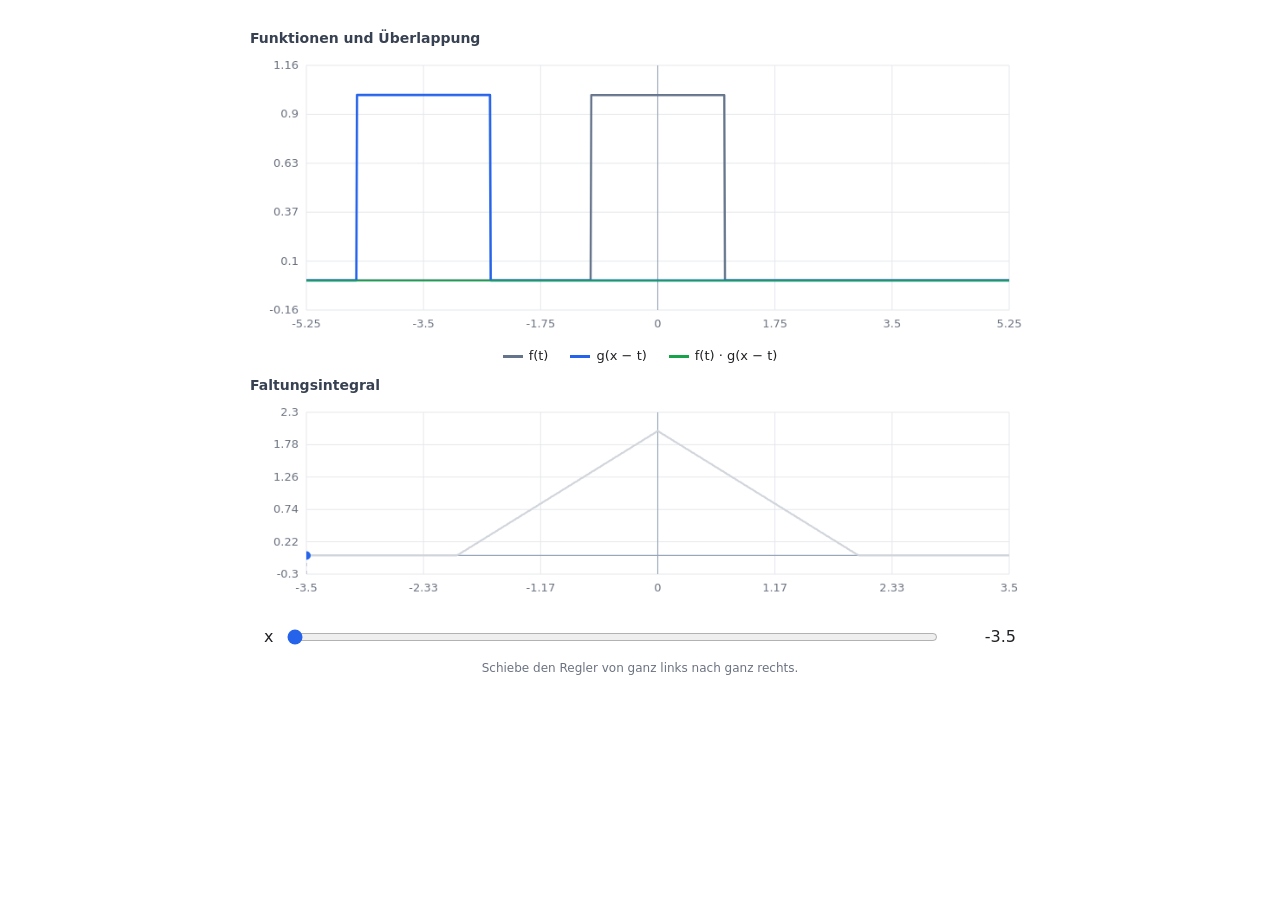
<file: Faltung/faltung_interaktiv_M1.html>
<!doctype html>
<html lang="de">
<head>
<meta charset="utf-8">
<meta name="viewport" content="width=device-width, initial-scale=1">
<title>Faltung – interaktive Animation</title>
<style>
*{box-sizing:border-box}
body{margin:0;padding:16px;font:16px system-ui,-apple-system,sans-serif;background:#fff;color:#202124}
main{width:min(100%,780px);margin:auto}
.formula{text-align:center;font:italic 21px Georgia,serif;margin:5px 0 15px}
.caption{font-size:14px;color:#374151;margin:14px 0 2px;font-weight:600}
canvas{display:block;width:100%;height:auto}
.legend{display:flex;justify-content:center;flex-wrap:wrap;gap:10px 22px;font-size:13px;margin:5px 0 12px}
.swatch{display:inline-block;width:20px;height:3px;vertical-align:middle;margin-right:6px}
.controls{display:flex;align-items:center;gap:12px;padding:20px 14px 8px}
input[type=range]{flex:1;min-width:0;accent-color:#2563eb;cursor:pointer;touch-action:pan-y}
output{min-width:64px;text-align:right;font-variant-numeric:tabular-nums}
.hint{color:#6b7280;text-align:center;font-size:12px;margin:6px 0 0}
</style>
</head>
<body><main>
<!-- <div class="formula">(f * g)(x) = ∫ f(t) · g(x − t) dt</div> -->
<div class="caption">Funktionen und Überlappung</div>
<canvas id="top" width="900" height="340" aria-label="f(t), verschobenes g(x-t) und Produkt"></canvas>
<div class="legend">
<span><i class="swatch" style="background:#64748b"></i>f(t)</span>
<span><i class="swatch" style="background:#2563eb"></i>g(x − t)</span>
<span><i class="swatch" style="background:#16a34a"></i>f(t) · g(x − t)</span>
</div>
<div class="caption">Faltungsintegral</div>
<canvas id="bottom" width="900" height="245" aria-label="Faltungskurve und aktueller Integralwert"></canvas>
<div class="controls">
<label for="slider">x</label>
<input id="slider" type="range" min="-3.5" max="3.5" step="any" value="-3.5">
<output id="value" for="slider"></output>
</div>
<div class="hint">Schiebe den Regler von ganz links nach ganz rechts.</div>
</main>
<script>
const t=[-5.25, -5.2394895, -5.228979, -5.2184685, -5.207958, -5.1974474, -5.1869369, -5.1764264, -5.1659159, -5.1554054, -5.1448949, -5.1343844, -5.1238739, -5.1133634, -5.1028529, -5.0923423, -5.0818318, -5.0713213, -5.0608108, -5.0503003, -5.0397898, -5.0292793, -5.0187688, -5.0082583, -4.9977477, -4.9872372, -4.9767267, -4.9662162, -4.9557057, -4.9451952, -4.9346847, -4.9241742, -4.9136637, -4.9031532, -4.8926426, -4.8821321, -4.8716216, -4.8611111, -4.8506006, -4.8400901, -4.8295796, -4.8190691, -4.8085586, -4.798048, -4.7875375, -4.777027, -4.7665165, -4.756006, -4.7454955, -4.734985, -4.7244745, -4.713964, -4.7034535, -4.6929429, -4.6824324, -4.6719219, -4.6614114, -4.6509009, -4.6403904, -4.6298799, -4.6193694, -4.6088589, -4.5983483, -4.5878378, -4.5773273, -4.5668168, -4.5563063, -4.5457958, -4.5352853, -4.5247748, -4.5142643, -4.5037538, -4.4932432, -4.4827327, -4.4722222, -4.4617117, -4.4512012, -4.4406907, -4.4301802, -4.4196697, -4.4091592, -4.3986486, -4.3881381, -4.3776276, -4.3671171, -4.3566066, -4.3460961, -4.3355856, -4.3250751, -4.3145646, -4.3040541, -4.2935435, -4.283033, -4.2725225, -4.262012, -4.2515015, -4.240991, -4.2304805, -4.21997, -4.2094595, -4.1989489, -4.1884384, -4.1779279, -4.1674174, -4.1569069, -4.1463964, -4.1358859, -4.1253754, -4.1148649, -4.1043544, -4.0938438, -4.0833333, -4.0728228, -4.0623123, -4.0518018, -4.0412913, -4.0307808, -4.0202703, -4.0097598, -3.9992492, -3.9887387, -3.9782282, -3.9677177, -3.9572072, -3.9466967, -3.9361862, -3.9256757, -3.9151652, -3.9046547, -3.8941441, -3.8836336, -3.8731231, -3.8626126, -3.8521021, -3.8415916, -3.8310811, -3.8205706, -3.8100601, -3.7995495, -3.789039, -3.7785285, -3.768018, -3.7575075, -3.746997, -3.7364865, -3.725976, -3.7154655, -3.704955, -3.6944444, -3.6839339, -3.6734234, -3.6629129, -3.6524024, -3.6418919, -3.6313814, -3.6208709, -3.6103604, -3.5998498, -3.5893393, -3.5788288, -3.5683183, -3.5578078, -3.5472973, -3.5367868, -3.5262763, -3.5157658, -3.5052553, -3.4947447, -3.4842342, -3.4737237, -3.4632132, -3.4527027, -3.4421922, -3.4316817, -3.4211712, -3.4106607, -3.4001502, -3.3896396, -3.3791291, -3.3686186, -3.3581081, -3.3475976, -3.3370871, -3.3265766, -3.3160661, -3.3055556, -3.295045, -3.2845345, -3.274024, -3.2635135, -3.253003, -3.2424925, -3.231982, -3.2214715, -3.210961, -3.2004505, -3.1899399, -3.1794294, -3.1689189, -3.1584084, -3.1478979, -3.1373874, -3.1268769, -3.1163664, -3.1058559, -3.0953453, -3.0848348, -3.0743243, -3.0638138, -3.0533033, -3.0427928, -3.0322823, -3.0217718, -3.0112613, -3.0007508, -2.9902402, -2.9797297, -2.9692192, -2.9587087, -2.9481982, -2.9376877, -2.9271772, -2.9166667, -2.9061562, -2.8956456, -2.8851351, -2.8746246, -2.8641141, -2.8536036, -2.8430931, -2.8325826, -2.8220721, -2.8115616, -2.8010511, -2.7905405, -2.78003, -2.7695195, -2.759009, -2.7484985, -2.737988, -2.7274775, -2.716967, -2.7064565, -2.6959459, -2.6854354, -2.6749249, -2.6644144, -2.6539039, -2.6433934, -2.6328829, -2.6223724, -2.6118619, -2.6013514, -2.5908408, -2.5803303, -2.5698198, -2.5593093, -2.5487988, -2.5382883, -2.5277778, -2.5172673, -2.5067568, -2.4962462, -2.4857357, -2.4752252, -2.4647147, -2.4542042, -2.4436937, -2.4331832, -2.4226727, -2.4121622, -2.4016517, -2.3911411, -2.3806306, -2.3701201, -2.3596096, -2.3490991, -2.3385886, -2.3280781, -2.3175676, -2.3070571, -2.2965465, -2.286036, -2.2755255, -2.265015, -2.2545045, -2.243994, -2.2334835, -2.222973, -2.2124625, -2.201952, -2.1914414, -2.1809309, -2.1704204, -2.1599099, -2.1493994, -2.1388889, -2.1283784, -2.1178679, -2.1073574, -2.0968468, -2.0863363, -2.0758258, -2.0653153, -2.0548048, -2.0442943, -2.0337838, -2.0232733, -2.0127628, -2.0022523, -1.9917417, -1.9812312, -1.9707207, -1.9602102, -1.9496997, -1.9391892, -1.9286787, -1.9181682, -1.9076577, -1.8971471, -1.8866366, -1.8761261, -1.8656156, -1.8551051, -1.8445946, -1.8340841, -1.8235736, -1.8130631, -1.8025526, -1.792042, -1.7815315, -1.771021, -1.7605105, -1.75, -1.7394895, -1.728979, -1.7184685, -1.707958, -1.6974474, -1.6869369, -1.6764264, -1.6659159, -1.6554054, -1.6448949, -1.6343844, -1.6238739, -1.6133634, -1.6028529, -1.5923423, -1.5818318, -1.5713213, -1.5608108, -1.5503003, -1.5397898, -1.5292793, -1.5187688, -1.5082583, -1.4977477, -1.4872372, -1.4767267, -1.4662162, -1.4557057, -1.4451952, -1.4346847, -1.4241742, -1.4136637, -1.4031532, -1.3926426, -1.3821321, -1.3716216, -1.3611111, -1.3506006, -1.3400901, -1.3295796, -1.3190691, -1.3085586, -1.298048, -1.2875375, -1.277027, -1.2665165, -1.256006, -1.2454955, -1.234985, -1.2244745, -1.213964, -1.2034535, -1.1929429, -1.1824324, -1.1719219, -1.1614114, -1.1509009, -1.1403904, -1.1298799, -1.1193694, -1.1088589, -1.0983483, -1.0878378, -1.0773273, -1.0668168, -1.0563063, -1.0457958, -1.0352853, -1.0247748, -1.0142643, -1.0037538, -0.9932432, -0.9827327, -0.9722222, -0.9617117, -0.9512012, -0.9406907, -0.9301802, -0.9196697, -0.9091592, -0.8986486, -0.8881381, -0.8776276, -0.8671171, -0.8566066, -0.8460961, -0.8355856, -0.8250751, -0.8145646, -0.8040541, -0.7935435, -0.783033, -0.7725225, -0.762012, -0.7515015, -0.740991, -0.7304805, -0.71997, -0.7094595, -0.6989489, -0.6884384, -0.6779279, -0.6674174, -0.6569069, -0.6463964, -0.6358859, -0.6253754, -0.6148649, -0.6043544, -0.5938438, -0.5833333, -0.5728228, -0.5623123, -0.5518018, -0.5412913, -0.5307808, -0.5202703, -0.5097598, -0.4992492, -0.4887387, -0.4782282, -0.4677177, -0.4572072, -0.4466967, -0.4361862, -0.4256757, -0.4151652, -0.4046547, -0.3941441, -0.3836336, -0.3731231, -0.3626126, -0.3521021, -0.3415916, -0.3310811, -0.3205706, -0.3100601, -0.2995495, -0.289039, -0.2785285, -0.268018, -0.2575075, -0.246997, -0.2364865, -0.225976, -0.2154655, -0.204955, -0.1944444, -0.1839339, -0.1734234, -0.1629129, -0.1524024, -0.1418919, -0.1313814, -0.1208709, -0.1103604, -0.0998498, -0.0893393, -0.0788288, -0.0683183, -0.0578078, -0.0472973, -0.0367868, -0.0262763, -0.0157658, -0.0052553, 0.0052553, 0.0157658, 0.0262763, 0.0367868, 0.0472973, 0.0578078, 0.0683183, 0.0788288, 0.0893393, 0.0998498, 0.1103604, 0.1208709, 0.1313814, 0.1418919, 0.1524024, 0.1629129, 0.1734234, 0.1839339, 0.1944444, 0.204955, 0.2154655, 0.225976, 0.2364865, 0.246997, 0.2575075, 0.268018, 0.2785285, 0.289039, 0.2995495, 0.3100601, 0.3205706, 0.3310811, 0.3415916, 0.3521021, 0.3626126, 0.3731231, 0.3836336, 0.3941441, 0.4046547, 0.4151652, 0.4256757, 0.4361862, 0.4466967, 0.4572072, 0.4677177, 0.4782282, 0.4887387, 0.4992492, 0.5097598, 0.5202703, 0.5307808, 0.5412913, 0.5518018, 0.5623123, 0.5728228, 0.5833333, 0.5938438, 0.6043544, 0.6148649, 0.6253754, 0.6358859, 0.6463964, 0.6569069, 0.6674174, 0.6779279, 0.6884384, 0.6989489, 0.7094595, 0.71997, 0.7304805, 0.740991, 0.7515015, 0.762012, 0.7725225, 0.783033, 0.7935435, 0.8040541, 0.8145646, 0.8250751, 0.8355856, 0.8460961, 0.8566066, 0.8671171, 0.8776276, 0.8881381, 0.8986486, 0.9091592, 0.9196697, 0.9301802, 0.9406907, 0.9512012, 0.9617117, 0.9722222, 0.9827327, 0.9932432, 1.0037538, 1.0142643, 1.0247748, 1.0352853, 1.0457958, 1.0563063, 1.0668168, 1.0773273, 1.0878378, 1.0983483, 1.1088589, 1.1193694, 1.1298799, 1.1403904, 1.1509009, 1.1614114, 1.1719219, 1.1824324, 1.1929429, 1.2034535, 1.213964, 1.2244745, 1.234985, 1.2454955, 1.256006, 1.2665165, 1.277027, 1.2875375, 1.298048, 1.3085586, 1.3190691, 1.3295796, 1.3400901, 1.3506006, 1.3611111, 1.3716216, 1.3821321, 1.3926426, 1.4031532, 1.4136637, 1.4241742, 1.4346847, 1.4451952, 1.4557057, 1.4662162, 1.4767267, 1.4872372, 1.4977477, 1.5082583, 1.5187688, 1.5292793, 1.5397898, 1.5503003, 1.5608108, 1.5713213, 1.5818318, 1.5923423, 1.6028529, 1.6133634, 1.6238739, 1.6343844, 1.6448949, 1.6554054, 1.6659159, 1.6764264, 1.6869369, 1.6974474, 1.707958, 1.7184685, 1.728979, 1.7394895, 1.75, 1.7605105, 1.771021, 1.7815315, 1.792042, 1.8025526, 1.8130631, 1.8235736, 1.8340841, 1.8445946, 1.8551051, 1.8656156, 1.8761261, 1.8866366, 1.8971471, 1.9076577, 1.9181682, 1.9286787, 1.9391892, 1.9496997, 1.9602102, 1.9707207, 1.9812312, 1.9917417, 2.0022523, 2.0127628, 2.0232733, 2.0337838, 2.0442943, 2.0548048, 2.0653153, 2.0758258, 2.0863363, 2.0968468, 2.1073574, 2.1178679, 2.1283784, 2.1388889, 2.1493994, 2.1599099, 2.1704204, 2.1809309, 2.1914414, 2.201952, 2.2124625, 2.222973, 2.2334835, 2.243994, 2.2545045, 2.265015, 2.2755255, 2.286036, 2.2965465, 2.3070571, 2.3175676, 2.3280781, 2.3385886, 2.3490991, 2.3596096, 2.3701201, 2.3806306, 2.3911411, 2.4016517, 2.4121622, 2.4226727, 2.4331832, 2.4436937, 2.4542042, 2.4647147, 2.4752252, 2.4857357, 2.4962462, 2.5067568, 2.5172673, 2.5277778, 2.5382883, 2.5487988, 2.5593093, 2.5698198, 2.5803303, 2.5908408, 2.6013514, 2.6118619, 2.6223724, 2.6328829, 2.6433934, 2.6539039, 2.6644144, 2.6749249, 2.6854354, 2.6959459, 2.7064565, 2.716967, 2.7274775, 2.737988, 2.7484985, 2.759009, 2.7695195, 2.78003, 2.7905405, 2.8010511, 2.8115616, 2.8220721, 2.8325826, 2.8430931, 2.8536036, 2.8641141, 2.8746246, 2.8851351, 2.8956456, 2.9061562, 2.9166667, 2.9271772, 2.9376877, 2.9481982, 2.9587087, 2.9692192, 2.9797297, 2.9902402, 3.0007508, 3.0112613, 3.0217718, 3.0322823, 3.0427928, 3.0533033, 3.0638138, 3.0743243, 3.0848348, 3.0953453, 3.1058559, 3.1163664, 3.1268769, 3.1373874, 3.1478979, 3.1584084, 3.1689189, 3.1794294, 3.1899399, 3.2004505, 3.210961, 3.2214715, 3.231982, 3.2424925, 3.253003, 3.2635135, 3.274024, 3.2845345, 3.295045, 3.3055556, 3.3160661, 3.3265766, 3.3370871, 3.3475976, 3.3581081, 3.3686186, 3.3791291, 3.3896396, 3.4001502, 3.4106607, 3.4211712, 3.4316817, 3.4421922, 3.4527027, 3.4632132, 3.4737237, 3.4842342, 3.4947447, 3.5052553, 3.5157658, 3.5262763, 3.5367868, 3.5472973, 3.5578078, 3.5683183, 3.5788288, 3.5893393, 3.5998498, 3.6103604, 3.6208709, 3.6313814, 3.6418919, 3.6524024, 3.6629129, 3.6734234, 3.6839339, 3.6944444, 3.704955, 3.7154655, 3.725976, 3.7364865, 3.746997, 3.7575075, 3.768018, 3.7785285, 3.789039, 3.7995495, 3.8100601, 3.8205706, 3.8310811, 3.8415916, 3.8521021, 3.8626126, 3.8731231, 3.8836336, 3.8941441, 3.9046547, 3.9151652, 3.9256757, 3.9361862, 3.9466967, 3.9572072, 3.9677177, 3.9782282, 3.9887387, 3.9992492, 4.0097598, 4.0202703, 4.0307808, 4.0412913, 4.0518018, 4.0623123, 4.0728228, 4.0833333, 4.0938438, 4.1043544, 4.1148649, 4.1253754, 4.1358859, 4.1463964, 4.1569069, 4.1674174, 4.1779279, 4.1884384, 4.1989489, 4.2094595, 4.21997, 4.2304805, 4.240991, 4.2515015, 4.262012, 4.2725225, 4.283033, 4.2935435, 4.3040541, 4.3145646, 4.3250751, 4.3355856, 4.3460961, 4.3566066, 4.3671171, 4.3776276, 4.3881381, 4.3986486, 4.4091592, 4.4196697, 4.4301802, 4.4406907, 4.4512012, 4.4617117, 4.4722222, 4.4827327, 4.4932432, 4.5037538, 4.5142643, 4.5247748, 4.5352853, 4.5457958, 4.5563063, 4.5668168, 4.5773273, 4.5878378, 4.5983483, 4.6088589, 4.6193694, 4.6298799, 4.6403904, 4.6509009, 4.6614114, 4.6719219, 4.6824324, 4.6929429, 4.7034535, 4.713964, 4.7244745, 4.734985, 4.7454955, 4.756006, 4.7665165, 4.777027, 4.7875375, 4.798048, 4.8085586, 4.8190691, 4.8295796, 4.8400901, 4.8506006, 4.8611111, 4.8716216, 4.8821321, 4.8926426, 4.9031532, 4.9136637, 4.9241742, 4.9346847, 4.9451952, 4.9557057, 4.9662162, 4.9767267, 4.9872372, 4.9977477, 5.0082583, 5.0187688, 5.0292793, 5.0397898, 5.0503003, 5.0608108, 5.0713213, 5.0818318, 5.0923423, 5.1028529, 5.1133634, 5.1238739, 5.1343844, 5.1448949, 5.1554054, 5.1659159, 5.1764264, 5.1869369, 5.1974474, 5.207958, 5.2184685, 5.228979, 5.2394895, 5.25], f=[0.0, 0.0, 0.0, 0.0, 0.0, 0.0, 0.0, 0.0, 0.0, 0.0, 0.0, 0.0, 0.0, 0.0, 0.0, 0.0, 0.0, 0.0, 0.0, 0.0, 0.0, 0.0, 0.0, 0.0, 0.0, 0.0, 0.0, 0.0, 0.0, 0.0, 0.0, 0.0, 0.0, 0.0, 0.0, 0.0, 0.0, 0.0, 0.0, 0.0, 0.0, 0.0, 0.0, 0.0, 0.0, 0.0, 0.0, 0.0, 0.0, 0.0, 0.0, 0.0, 0.0, 0.0, 0.0, 0.0, 0.0, 0.0, 0.0, 0.0, 0.0, 0.0, 0.0, 0.0, 0.0, 0.0, 0.0, 0.0, 0.0, 0.0, 0.0, 0.0, 0.0, 0.0, 0.0, 0.0, 0.0, 0.0, 0.0, 0.0, 0.0, 0.0, 0.0, 0.0, 0.0, 0.0, 0.0, 0.0, 0.0, 0.0, 0.0, 0.0, 0.0, 0.0, 0.0, 0.0, 0.0, 0.0, 0.0, 0.0, 0.0, 0.0, 0.0, 0.0, 0.0, 0.0, 0.0, 0.0, 0.0, 0.0, 0.0, 0.0, 0.0, 0.0, 0.0, 0.0, 0.0, 0.0, 0.0, 0.0, 0.0, 0.0, 0.0, 0.0, 0.0, 0.0, 0.0, 0.0, 0.0, 0.0, 0.0, 0.0, 0.0, 0.0, 0.0, 0.0, 0.0, 0.0, 0.0, 0.0, 0.0, 0.0, 0.0, 0.0, 0.0, 0.0, 0.0, 0.0, 0.0, 0.0, 0.0, 0.0, 0.0, 0.0, 0.0, 0.0, 0.0, 0.0, 0.0, 0.0, 0.0, 0.0, 0.0, 0.0, 0.0, 0.0, 0.0, 0.0, 0.0, 0.0, 0.0, 0.0, 0.0, 0.0, 0.0, 0.0, 0.0, 0.0, 0.0, 0.0, 0.0, 0.0, 0.0, 0.0, 0.0, 0.0, 0.0, 0.0, 0.0, 0.0, 0.0, 0.0, 0.0, 0.0, 0.0, 0.0, 0.0, 0.0, 0.0, 0.0, 0.0, 0.0, 0.0, 0.0, 0.0, 0.0, 0.0, 0.0, 0.0, 0.0, 0.0, 0.0, 0.0, 0.0, 0.0, 0.0, 0.0, 0.0, 0.0, 0.0, 0.0, 0.0, 0.0, 0.0, 0.0, 0.0, 0.0, 0.0, 0.0, 0.0, 0.0, 0.0, 0.0, 0.0, 0.0, 0.0, 0.0, 0.0, 0.0, 0.0, 0.0, 0.0, 0.0, 0.0, 0.0, 0.0, 0.0, 0.0, 0.0, 0.0, 0.0, 0.0, 0.0, 0.0, 0.0, 0.0, 0.0, 0.0, 0.0, 0.0, 0.0, 0.0, 0.0, 0.0, 0.0, 0.0, 0.0, 0.0, 0.0, 0.0, 0.0, 0.0, 0.0, 0.0, 0.0, 0.0, 0.0, 0.0, 0.0, 0.0, 0.0, 0.0, 0.0, 0.0, 0.0, 0.0, 0.0, 0.0, 0.0, 0.0, 0.0, 0.0, 0.0, 0.0, 0.0, 0.0, 0.0, 0.0, 0.0, 0.0, 0.0, 0.0, 0.0, 0.0, 0.0, 0.0, 0.0, 0.0, 0.0, 0.0, 0.0, 0.0, 0.0, 0.0, 0.0, 0.0, 0.0, 0.0, 0.0, 0.0, 0.0, 0.0, 0.0, 0.0, 0.0, 0.0, 0.0, 0.0, 0.0, 0.0, 0.0, 0.0, 0.0, 0.0, 0.0, 0.0, 0.0, 0.0, 0.0, 0.0, 0.0, 0.0, 0.0, 0.0, 0.0, 0.0, 0.0, 0.0, 0.0, 0.0, 0.0, 0.0, 0.0, 0.0, 0.0, 0.0, 0.0, 0.0, 0.0, 0.0, 0.0, 0.0, 0.0, 0.0, 0.0, 0.0, 0.0, 0.0, 0.0, 0.0, 0.0, 0.0, 0.0, 0.0, 0.0, 0.0, 0.0, 0.0, 0.0, 0.0, 0.0, 0.0, 0.0, 0.0, 0.0, 0.0, 0.0, 0.0, 0.0, 0.0, 0.0, 0.0, 0.0, 0.0, 0.0, 0.0, 0.0, 0.0, 0.0, 0.0, 0.0, 0.0, 0.0, 0.0, 0.0, 1.0, 1.0, 1.0, 1.0, 1.0, 1.0, 1.0, 1.0, 1.0, 1.0, 1.0, 1.0, 1.0, 1.0, 1.0, 1.0, 1.0, 1.0, 1.0, 1.0, 1.0, 1.0, 1.0, 1.0, 1.0, 1.0, 1.0, 1.0, 1.0, 1.0, 1.0, 1.0, 1.0, 1.0, 1.0, 1.0, 1.0, 1.0, 1.0, 1.0, 1.0, 1.0, 1.0, 1.0, 1.0, 1.0, 1.0, 1.0, 1.0, 1.0, 1.0, 1.0, 1.0, 1.0, 1.0, 1.0, 1.0, 1.0, 1.0, 1.0, 1.0, 1.0, 1.0, 1.0, 1.0, 1.0, 1.0, 1.0, 1.0, 1.0, 1.0, 1.0, 1.0, 1.0, 1.0, 1.0, 1.0, 1.0, 1.0, 1.0, 1.0, 1.0, 1.0, 1.0, 1.0, 1.0, 1.0, 1.0, 1.0, 1.0, 1.0, 1.0, 1.0, 1.0, 1.0, 1.0, 1.0, 1.0, 1.0, 1.0, 1.0, 1.0, 1.0, 1.0, 1.0, 1.0, 1.0, 1.0, 1.0, 1.0, 1.0, 1.0, 1.0, 1.0, 1.0, 1.0, 1.0, 1.0, 1.0, 1.0, 1.0, 1.0, 1.0, 1.0, 1.0, 1.0, 1.0, 1.0, 1.0, 1.0, 1.0, 1.0, 1.0, 1.0, 1.0, 1.0, 1.0, 1.0, 1.0, 1.0, 1.0, 1.0, 1.0, 1.0, 1.0, 1.0, 1.0, 1.0, 1.0, 1.0, 1.0, 1.0, 1.0, 1.0, 1.0, 1.0, 1.0, 1.0, 1.0, 1.0, 1.0, 1.0, 1.0, 1.0, 1.0, 1.0, 1.0, 1.0, 1.0, 1.0, 1.0, 1.0, 1.0, 1.0, 1.0, 1.0, 1.0, 1.0, 1.0, 1.0, 1.0, 1.0, 1.0, 1.0, 1.0, 1.0, 1.0, 1.0, 1.0, 1.0, 0.0, 0.0, 0.0, 0.0, 0.0, 0.0, 0.0, 0.0, 0.0, 0.0, 0.0, 0.0, 0.0, 0.0, 0.0, 0.0, 0.0, 0.0, 0.0, 0.0, 0.0, 0.0, 0.0, 0.0, 0.0, 0.0, 0.0, 0.0, 0.0, 0.0, 0.0, 0.0, 0.0, 0.0, 0.0, 0.0, 0.0, 0.0, 0.0, 0.0, 0.0, 0.0, 0.0, 0.0, 0.0, 0.0, 0.0, 0.0, 0.0, 0.0, 0.0, 0.0, 0.0, 0.0, 0.0, 0.0, 0.0, 0.0, 0.0, 0.0, 0.0, 0.0, 0.0, 0.0, 0.0, 0.0, 0.0, 0.0, 0.0, 0.0, 0.0, 0.0, 0.0, 0.0, 0.0, 0.0, 0.0, 0.0, 0.0, 0.0, 0.0, 0.0, 0.0, 0.0, 0.0, 0.0, 0.0, 0.0, 0.0, 0.0, 0.0, 0.0, 0.0, 0.0, 0.0, 0.0, 0.0, 0.0, 0.0, 0.0, 0.0, 0.0, 0.0, 0.0, 0.0, 0.0, 0.0, 0.0, 0.0, 0.0, 0.0, 0.0, 0.0, 0.0, 0.0, 0.0, 0.0, 0.0, 0.0, 0.0, 0.0, 0.0, 0.0, 0.0, 0.0, 0.0, 0.0, 0.0, 0.0, 0.0, 0.0, 0.0, 0.0, 0.0, 0.0, 0.0, 0.0, 0.0, 0.0, 0.0, 0.0, 0.0, 0.0, 0.0, 0.0, 0.0, 0.0, 0.0, 0.0, 0.0, 0.0, 0.0, 0.0, 0.0, 0.0, 0.0, 0.0, 0.0, 0.0, 0.0, 0.0, 0.0, 0.0, 0.0, 0.0, 0.0, 0.0, 0.0, 0.0, 0.0, 0.0, 0.0, 0.0, 0.0, 0.0, 0.0, 0.0, 0.0, 0.0, 0.0, 0.0, 0.0, 0.0, 0.0, 0.0, 0.0, 0.0, 0.0, 0.0, 0.0, 0.0, 0.0, 0.0, 0.0, 0.0, 0.0, 0.0, 0.0, 0.0, 0.0, 0.0, 0.0, 0.0, 0.0, 0.0, 0.0, 0.0, 0.0, 0.0, 0.0, 0.0, 0.0, 0.0, 0.0, 0.0, 0.0, 0.0, 0.0, 0.0, 0.0, 0.0, 0.0, 0.0, 0.0, 0.0, 0.0, 0.0, 0.0, 0.0, 0.0, 0.0, 0.0, 0.0, 0.0, 0.0, 0.0, 0.0, 0.0, 0.0, 0.0, 0.0, 0.0, 0.0, 0.0, 0.0, 0.0, 0.0, 0.0, 0.0, 0.0, 0.0, 0.0, 0.0, 0.0, 0.0, 0.0, 0.0, 0.0, 0.0, 0.0, 0.0, 0.0, 0.0, 0.0, 0.0, 0.0, 0.0, 0.0, 0.0, 0.0, 0.0, 0.0, 0.0, 0.0, 0.0, 0.0, 0.0, 0.0, 0.0, 0.0, 0.0, 0.0, 0.0, 0.0, 0.0, 0.0, 0.0, 0.0, 0.0, 0.0, 0.0, 0.0, 0.0, 0.0, 0.0, 0.0, 0.0, 0.0, 0.0, 0.0, 0.0, 0.0, 0.0, 0.0, 0.0, 0.0, 0.0, 0.0, 0.0, 0.0, 0.0, 0.0, 0.0, 0.0, 0.0, 0.0, 0.0, 0.0, 0.0, 0.0, 0.0, 0.0, 0.0, 0.0, 0.0, 0.0, 0.0, 0.0, 0.0, 0.0, 0.0, 0.0, 0.0, 0.0, 0.0, 0.0, 0.0, 0.0, 0.0, 0.0, 0.0, 0.0, 0.0, 0.0, 0.0, 0.0, 0.0, 0.0, 0.0, 0.0, 0.0, 0.0, 0.0, 0.0, 0.0, 0.0, 0.0, 0.0, 0.0, 0.0, 0.0, 0.0, 0.0, 0.0, 0.0, 0.0, 0.0, 0.0, 0.0, 0.0, 0.0, 0.0, 0.0, 0.0, 0.0, 0.0, 0.0, 0.0, 0.0, 0.0, 0.0, 0.0, 0.0, 0.0, 0.0, 0.0, 0.0, 0.0, 0.0, 0.0, 0.0, 0.0, 0.0, 0.0, 0.0, 0.0, 0.0, 0.0, 0.0, 0.0, 0.0, 0.0, 0.0, 0.0, 0.0], u=[-1.0, -0.9992, -0.9984, -0.9976, -0.9968, -0.996, -0.9952, -0.9944, -0.9936, -0.9928, -0.992, -0.9912, -0.9904, -0.9896, -0.9888, -0.988, -0.9872, -0.9864, -0.9856, -0.9848, -0.984, -0.9832, -0.9824, -0.9816, -0.9808, -0.98, -0.9792, -0.9784, -0.9776, -0.9768, -0.976, -0.9752, -0.9744, -0.9736, -0.9728, -0.972, -0.9712, -0.9704, -0.9696, -0.9688, -0.968, -0.9672, -0.9664, -0.9656, -0.9648, -0.964, -0.9632, -0.9624, -0.9616, -0.9608, -0.96, -0.9592, -0.9584, -0.9576, -0.9568, -0.956, -0.9552, -0.9544, -0.9536, -0.9528, -0.952, -0.9512, -0.9504, -0.9496, -0.9488, -0.948, -0.9472, -0.9464, -0.9456, -0.9448, -0.944, -0.9432, -0.9424, -0.9416, -0.9408, -0.94, -0.9392, -0.9384, -0.9376, -0.9368, -0.936, -0.9352, -0.9344, -0.9336, -0.9328, -0.932, -0.9312, -0.9304, -0.9296, -0.9288, -0.928, -0.9272, -0.9264, -0.9256, -0.9248, -0.924, -0.9232, -0.9224, -0.9216, -0.9208, -0.92, -0.9192, -0.9184, -0.9176, -0.9168, -0.916, -0.9152, -0.9144, -0.9136, -0.9128, -0.912, -0.9112, -0.9104, -0.9096, -0.9088, -0.908, -0.9072, -0.9064, -0.9056, -0.9048, -0.904, -0.9032, -0.9024, -0.9016, -0.9008, -0.9, -0.8992, -0.8984, -0.8976, -0.8968, -0.896, -0.8952, -0.8944, -0.8936, -0.8928, -0.892, -0.8912, -0.8904, -0.8896, -0.8888, -0.888, -0.8872, -0.8864, -0.8856, -0.8848, -0.884, -0.8832, -0.8824, -0.8816, -0.8808, -0.88, -0.8792, -0.8784, -0.8776, -0.8768, -0.876, -0.8752, -0.8744, -0.8736, -0.8728, -0.872, -0.8712, -0.8704, -0.8696, -0.8688, -0.868, -0.8672, -0.8664, -0.8656, -0.8648, -0.864, -0.8632, -0.8624, -0.8616, -0.8608, -0.86, -0.8592, -0.8584, -0.8576, -0.8568, -0.856, -0.8552, -0.8544, -0.8536, -0.8528, -0.852, -0.8512, -0.8504, -0.8496, -0.8488, -0.848, -0.8472, -0.8464, -0.8456, -0.8448, -0.844, -0.8432, -0.8424, -0.8416, -0.8408, -0.84, -0.8392, -0.8384, -0.8376, -0.8368, -0.836, -0.8352, -0.8344, -0.8336, -0.8328, -0.832, -0.8312, -0.8304, -0.8296, -0.8288, -0.828, -0.8272, -0.8264, -0.8256, -0.8248, -0.824, -0.8232, -0.8224, -0.8216, -0.8208, -0.82, -0.8192, -0.8184, -0.8176, -0.8168, -0.816, -0.8152, -0.8144, -0.8136, -0.8128, -0.812, -0.8112, -0.8104, -0.8096, -0.8088, -0.808, -0.8072, -0.8064, -0.8056, -0.8048, -0.804, -0.8032, -0.8024, -0.8016, -0.8008, -0.8, -0.7992, -0.7984, -0.7976, -0.7968, -0.796, -0.7952, -0.7944, -0.7936, -0.7928, -0.792, -0.7912, -0.7904, -0.7896, -0.7888, -0.788, -0.7872, -0.7864, -0.7856, -0.7848, -0.784, -0.7832, -0.7824, -0.7816, -0.7808, -0.78, -0.7792, -0.7784, -0.7776, -0.7768, -0.776, -0.7752, -0.7744, -0.7736, -0.7728, -0.772, -0.7712, -0.7704, -0.7696, -0.7688, -0.768, -0.7672, -0.7664, -0.7656, -0.7648, -0.764, -0.7632, -0.7624, -0.7616, -0.7608, -0.76, -0.7592, -0.7584, -0.7576, -0.7568, -0.756, -0.7552, -0.7544, -0.7536, -0.7528, -0.752, -0.7512, -0.7504, -0.7496, -0.7488, -0.748, -0.7472, -0.7464, -0.7456, -0.7448, -0.744, -0.7432, -0.7424, -0.7416, -0.7408, -0.74, -0.7392, -0.7384, -0.7376, -0.7368, -0.736, -0.7352, -0.7344, -0.7336, -0.7328, -0.732, -0.7312, -0.7304, -0.7296, -0.7288, -0.728, -0.7272, -0.7264, -0.7256, -0.7248, -0.724, -0.7232, -0.7224, -0.7216, -0.7208, -0.72, -0.7192, -0.7184, -0.7176, -0.7168, -0.716, -0.7152, -0.7144, -0.7136, -0.7128, -0.712, -0.7112, -0.7104, -0.7096, -0.7088, -0.708, -0.7072, -0.7064, -0.7056, -0.7048, -0.704, -0.7032, -0.7024, -0.7016, -0.7008, -0.7, -0.6992, -0.6984, -0.6976, -0.6968, -0.696, -0.6952, -0.6944, -0.6936, -0.6928, -0.692, -0.6912, -0.6904, -0.6896, -0.6888, -0.688, -0.6872, -0.6864, -0.6856, -0.6848, -0.684, -0.6832, -0.6824, -0.6816, -0.6808, -0.68, -0.6792, -0.6784, -0.6776, -0.6768, -0.676, -0.6752, -0.6744, -0.6736, -0.6728, -0.672, -0.6712, -0.6704, -0.6696, -0.6688, -0.668, -0.6672, -0.6664, -0.6656, -0.6648, -0.664, -0.6632, -0.6624, -0.6616, -0.6608, -0.66, -0.6592, -0.6584, -0.6576, -0.6568, -0.656, -0.6552, -0.6544, -0.6536, -0.6528, -0.652, -0.6512, -0.6504, -0.6496, -0.6488, -0.648, -0.6472, -0.6464, -0.6456, -0.6448, -0.644, -0.6432, -0.6424, -0.6416, -0.6408, -0.64, -0.6392, -0.6384, -0.6376, -0.6368, -0.636, -0.6352, -0.6344, -0.6336, -0.6328, -0.632, -0.6312, -0.6304, -0.6296, -0.6288, -0.628, -0.6272, -0.6264, -0.6256, -0.6248, -0.624, -0.6232, -0.6224, -0.6216, -0.6208, -0.62, -0.6192, -0.6184, -0.6176, -0.6168, -0.616, -0.6152, -0.6144, -0.6136, -0.6128, -0.612, -0.6112, -0.6104, -0.6096, -0.6088, -0.608, -0.6072, -0.6064, -0.6056, -0.6048, -0.604, -0.6032, -0.6024, -0.6016, -0.6008, -0.6, -0.5992, -0.5984, -0.5976, -0.5968, -0.596, -0.5952, -0.5944, -0.5936, -0.5928, -0.592, -0.5912, -0.5904, -0.5896, -0.5888, -0.588, -0.5872, -0.5864, -0.5856, -0.5848, -0.584, -0.5832, -0.5824, -0.5816, -0.5808, -0.58, -0.5792, -0.5784, -0.5776, -0.5768, -0.576, -0.5752, -0.5744, -0.5736, -0.5728, -0.572, -0.5712, -0.5704, -0.5696, -0.5688, -0.568, -0.5672, -0.5664, -0.5656, -0.5648, -0.564, -0.5632, -0.5624, -0.5616, -0.5608, -0.56, -0.5592, -0.5584, -0.5576, -0.5568, -0.556, -0.5552, -0.5544, -0.5536, -0.5528, -0.552, -0.5512, -0.5504, -0.5496, -0.5488, -0.548, -0.5472, -0.5464, -0.5456, -0.5448, -0.544, -0.5432, -0.5424, -0.5416, -0.5408, -0.54, -0.5392, -0.5384, -0.5376, -0.5368, -0.536, -0.5352, -0.5344, -0.5336, -0.5328, -0.532, -0.5312, -0.5304, -0.5296, -0.5288, -0.528, -0.5272, -0.5264, -0.5256, -0.5248, -0.524, -0.5232, -0.5224, -0.5216, -0.5208, -0.52, -0.5192, -0.5184, -0.5176, -0.5168, -0.516, -0.5152, -0.5144, -0.5136, -0.5128, -0.512, -0.5112, -0.5104, -0.5096, -0.5088, -0.508, -0.5072, -0.5064, -0.5056, -0.5048, -0.504, -0.5032, -0.5024, -0.5016, -0.5008, -0.5, -0.4992, -0.4984, -0.4976, -0.4968, -0.496, -0.4952, -0.4944, -0.4936, -0.4928, -0.492, -0.4912, -0.4904, -0.4896, -0.4888, -0.488, -0.4872, -0.4864, -0.4856, -0.4848, -0.484, -0.4832, -0.4824, -0.4816, -0.4808, -0.48, -0.4792, -0.4784, -0.4776, -0.4768, -0.476, -0.4752, -0.4744, -0.4736, -0.4728, -0.472, -0.4712, -0.4704, -0.4696, -0.4688, -0.468, -0.4672, -0.4664, -0.4656, -0.4648, -0.464, -0.4632, -0.4624, -0.4616, -0.4608, -0.46, -0.4592, -0.4584, -0.4576, -0.4568, -0.456, -0.4552, -0.4544, -0.4536, -0.4528, -0.452, -0.4512, -0.4504, -0.4496, -0.4488, -0.448, -0.4472, -0.4464, -0.4456, -0.4448, -0.444, -0.4432, -0.4424, -0.4416, -0.4408, -0.44, -0.4392, -0.4384, -0.4376, -0.4368, -0.436, -0.4352, -0.4344, -0.4336, -0.4328, -0.432, -0.4312, -0.4304, -0.4296, -0.4288, -0.428, -0.4272, -0.4264, -0.4256, -0.4248, -0.424, -0.4232, -0.4224, -0.4216, -0.4208, -0.42, -0.4192, -0.4184, -0.4176, -0.4168, -0.416, -0.4152, -0.4144, -0.4136, -0.4128, -0.412, -0.4112, -0.4104, -0.4096, -0.4088, -0.408, -0.4072, -0.4064, -0.4056, -0.4048, -0.404, -0.4032, -0.4024, -0.4016, -0.4008, -0.4, -0.3992, -0.3984, -0.3976, -0.3968, -0.396, -0.3952, -0.3944, -0.3936, -0.3928, -0.392, -0.3912, -0.3904, -0.3896, -0.3888, -0.388, -0.3872, -0.3864, -0.3856, -0.3848, -0.384, -0.3832, -0.3824, -0.3816, -0.3808, -0.38, -0.3792, -0.3784, -0.3776, -0.3768, -0.376, -0.3752, -0.3744, -0.3736, -0.3728, -0.372, -0.3712, -0.3704, -0.3696, -0.3688, -0.368, -0.3672, -0.3664, -0.3656, -0.3648, -0.364, -0.3632, -0.3624, -0.3616, -0.3608, -0.36, -0.3592, -0.3584, -0.3576, -0.3568, -0.356, -0.3552, -0.3544, -0.3536, -0.3528, -0.352, -0.3512, -0.3504, -0.3496, -0.3488, -0.348, -0.3472, -0.3464, -0.3456, -0.3448, -0.344, -0.3432, -0.3424, -0.3416, -0.3408, -0.34, -0.3392, -0.3384, -0.3376, -0.3368, -0.336, -0.3352, -0.3344, -0.3336, -0.3328, -0.332, -0.3312, -0.3304, -0.3296, -0.3288, -0.328, -0.3272, -0.3264, -0.3256, -0.3248, -0.324, -0.3232, -0.3224, -0.3216, -0.3208, -0.32, -0.3192, -0.3184, -0.3176, -0.3168, -0.316, -0.3152, -0.3144, -0.3136, -0.3128, -0.312, -0.3112, -0.3104, -0.3096, -0.3088, -0.308, -0.3072, -0.3064, -0.3056, -0.3048, -0.304, -0.3032, -0.3024, -0.3016, -0.3008, -0.3, -0.2992, -0.2984, -0.2976, -0.2968, -0.296, -0.2952, -0.2944, -0.2936, -0.2928, -0.292, -0.2912, -0.2904, -0.2896, -0.2888, -0.288, -0.2872, -0.2864, -0.2856, -0.2848, -0.284, -0.2832, -0.2824, -0.2816, -0.2808, -0.28, -0.2792, -0.2784, -0.2776, -0.2768, -0.276, -0.2752, -0.2744, -0.2736, -0.2728, -0.272, -0.2712, -0.2704, -0.2696, -0.2688, -0.268, -0.2672, -0.2664, -0.2656, -0.2648, -0.264, -0.2632, -0.2624, -0.2616, -0.2608, -0.26, -0.2592, -0.2584, -0.2576, -0.2568, -0.256, -0.2552, -0.2544, -0.2536, -0.2528, -0.252, -0.2512, -0.2504, -0.2496, -0.2488, -0.248, -0.2472, -0.2464, -0.2456, -0.2448, -0.244, -0.2432, -0.2424, -0.2416, -0.2408, -0.24, -0.2392, -0.2384, -0.2376, -0.2368, -0.236, -0.2352, -0.2344, -0.2336, -0.2328, -0.232, -0.2312, -0.2304, -0.2296, -0.2288, -0.228, -0.2272, -0.2264, -0.2256, -0.2248, -0.224, -0.2232, -0.2224, -0.2216, -0.2208, -0.22, -0.2192, -0.2184, -0.2176, -0.2168, -0.216, -0.2152, -0.2144, -0.2136, -0.2128, -0.212, -0.2112, -0.2104, -0.2096, -0.2088, -0.208, -0.2072, -0.2064, -0.2056, -0.2048, -0.204, -0.2032, -0.2024, -0.2016, -0.2008, -0.2, -0.1992, -0.1984, -0.1976, -0.1968, -0.196, -0.1952, -0.1944, -0.1936, -0.1928, -0.192, -0.1912, -0.1904, -0.1896, -0.1888, -0.188, -0.1872, -0.1864, -0.1856, -0.1848, -0.184, -0.1832, -0.1824, -0.1816, -0.1808, -0.18, -0.1792, -0.1784, -0.1776, -0.1768, -0.176, -0.1752, -0.1744, -0.1736, -0.1728, -0.172, -0.1712, -0.1704, -0.1696, -0.1688, -0.168, -0.1672, -0.1664, -0.1656, -0.1648, -0.164, -0.1632, -0.1624, -0.1616, -0.1608, -0.16, -0.1592, -0.1584, -0.1576, -0.1568, -0.156, -0.1552, -0.1544, -0.1536, -0.1528, -0.152, -0.1512, -0.1504, -0.1496, -0.1488, -0.148, -0.1472, -0.1464, -0.1456, -0.1448, -0.144, -0.1432, -0.1424, -0.1416, -0.1408, -0.14, -0.1392, -0.1384, -0.1376, -0.1368, -0.136, -0.1352, -0.1344, -0.1336, -0.1328, -0.132, -0.1312, -0.1304, -0.1296, -0.1288, -0.128, -0.1272, -0.1264, -0.1256, -0.1248, -0.124, -0.1232, -0.1224, -0.1216, -0.1208, -0.12, -0.1192, -0.1184, -0.1176, -0.1168, -0.116, -0.1152, -0.1144, -0.1136, -0.1128, -0.112, -0.1112, -0.1104, -0.1096, -0.1088, -0.108, -0.1072, -0.1064, -0.1056, -0.1048, -0.104, -0.1032, -0.1024, -0.1016, -0.1008, -0.1, -0.0992, -0.0984, -0.0976, -0.0968, -0.096, -0.0952, -0.0944, -0.0936, -0.0928, -0.092, -0.0912, -0.0904, -0.0896, -0.0888, -0.088, -0.0872, -0.0864, -0.0856, -0.0848, -0.084, -0.0832, -0.0824, -0.0816, -0.0808, -0.08, -0.0792, -0.0784, -0.0776, -0.0768, -0.076, -0.0752, -0.0744, -0.0736, -0.0728, -0.072, -0.0712, -0.0704, -0.0696, -0.0688, -0.068, -0.0672, -0.0664, -0.0656, -0.0648, -0.064, -0.0632, -0.0624, -0.0616, -0.0608, -0.06, -0.0592, -0.0584, -0.0576, -0.0568, -0.056, -0.0552, -0.0544, -0.0536, -0.0528, -0.052, -0.0512, -0.0504, -0.0496, -0.0488, -0.048, -0.0472, -0.0464, -0.0456, -0.0448, -0.044, -0.0432, -0.0424, -0.0416, -0.0408, -0.04, -0.0392, -0.0384, -0.0376, -0.0368, -0.036, -0.0352, -0.0344, -0.0336, -0.0328, -0.032, -0.0312, -0.0304, -0.0296, -0.0288, -0.028, -0.0272, -0.0264, -0.0256, -0.0248, -0.024, -0.0232, -0.0224, -0.0216, -0.0208, -0.02, -0.0192, -0.0184, -0.0176, -0.0168, -0.016, -0.0152, -0.0144, -0.0136, -0.0128, -0.012, -0.0112, -0.0104, -0.0096, -0.0088, -0.008, -0.0072, -0.0064, -0.0056, -0.0048, -0.004, -0.0032, -0.0024, -0.0016, -0.0008, 0.0, 0.0008, 0.0016, 0.0024, 0.0032, 0.004, 0.0048, 0.0056, 0.0064, 0.0072, 0.008, 0.0088, 0.0096, 0.0104, 0.0112, 0.012, 0.0128, 0.0136, 0.0144, 0.0152, 0.016, 0.0168, 0.0176, 0.0184, 0.0192, 0.02, 0.0208, 0.0216, 0.0224, 0.0232, 0.024, 0.0248, 0.0256, 0.0264, 0.0272, 0.028, 0.0288, 0.0296, 0.0304, 0.0312, 0.032, 0.0328, 0.0336, 0.0344, 0.0352, 0.036, 0.0368, 0.0376, 0.0384, 0.0392, 0.04, 0.0408, 0.0416, 0.0424, 0.0432, 0.044, 0.0448, 0.0456, 0.0464, 0.0472, 0.048, 0.0488, 0.0496, 0.0504, 0.0512, 0.052, 0.0528, 0.0536, 0.0544, 0.0552, 0.056, 0.0568, 0.0576, 0.0584, 0.0592, 0.06, 0.0608, 0.0616, 0.0624, 0.0632, 0.064, 0.0648, 0.0656, 0.0664, 0.0672, 0.068, 0.0688, 0.0696, 0.0704, 0.0712, 0.072, 0.0728, 0.0736, 0.0744, 0.0752, 0.076, 0.0768, 0.0776, 0.0784, 0.0792, 0.08, 0.0808, 0.0816, 0.0824, 0.0832, 0.084, 0.0848, 0.0856, 0.0864, 0.0872, 0.088, 0.0888, 0.0896, 0.0904, 0.0912, 0.092, 0.0928, 0.0936, 0.0944, 0.0952, 0.096, 0.0968, 0.0976, 0.0984, 0.0992, 0.1, 0.1008, 0.1016, 0.1024, 0.1032, 0.104, 0.1048, 0.1056, 0.1064, 0.1072, 0.108, 0.1088, 0.1096, 0.1104, 0.1112, 0.112, 0.1128, 0.1136, 0.1144, 0.1152, 0.116, 0.1168, 0.1176, 0.1184, 0.1192, 0.12, 0.1208, 0.1216, 0.1224, 0.1232, 0.124, 0.1248, 0.1256, 0.1264, 0.1272, 0.128, 0.1288, 0.1296, 0.1304, 0.1312, 0.132, 0.1328, 0.1336, 0.1344, 0.1352, 0.136, 0.1368, 0.1376, 0.1384, 0.1392, 0.14, 0.1408, 0.1416, 0.1424, 0.1432, 0.144, 0.1448, 0.1456, 0.1464, 0.1472, 0.148, 0.1488, 0.1496, 0.1504, 0.1512, 0.152, 0.1528, 0.1536, 0.1544, 0.1552, 0.156, 0.1568, 0.1576, 0.1584, 0.1592, 0.16, 0.1608, 0.1616, 0.1624, 0.1632, 0.164, 0.1648, 0.1656, 0.1664, 0.1672, 0.168, 0.1688, 0.1696, 0.1704, 0.1712, 0.172, 0.1728, 0.1736, 0.1744, 0.1752, 0.176, 0.1768, 0.1776, 0.1784, 0.1792, 0.18, 0.1808, 0.1816, 0.1824, 0.1832, 0.184, 0.1848, 0.1856, 0.1864, 0.1872, 0.188, 0.1888, 0.1896, 0.1904, 0.1912, 0.192, 0.1928, 0.1936, 0.1944, 0.1952, 0.196, 0.1968, 0.1976, 0.1984, 0.1992, 0.2, 0.2008, 0.2016, 0.2024, 0.2032, 0.204, 0.2048, 0.2056, 0.2064, 0.2072, 0.208, 0.2088, 0.2096, 0.2104, 0.2112, 0.212, 0.2128, 0.2136, 0.2144, 0.2152, 0.216, 0.2168, 0.2176, 0.2184, 0.2192, 0.22, 0.2208, 0.2216, 0.2224, 0.2232, 0.224, 0.2248, 0.2256, 0.2264, 0.2272, 0.228, 0.2288, 0.2296, 0.2304, 0.2312, 0.232, 0.2328, 0.2336, 0.2344, 0.2352, 0.236, 0.2368, 0.2376, 0.2384, 0.2392, 0.24, 0.2408, 0.2416, 0.2424, 0.2432, 0.244, 0.2448, 0.2456, 0.2464, 0.2472, 0.248, 0.2488, 0.2496, 0.2504, 0.2512, 0.252, 0.2528, 0.2536, 0.2544, 0.2552, 0.256, 0.2568, 0.2576, 0.2584, 0.2592, 0.26, 0.2608, 0.2616, 0.2624, 0.2632, 0.264, 0.2648, 0.2656, 0.2664, 0.2672, 0.268, 0.2688, 0.2696, 0.2704, 0.2712, 0.272, 0.2728, 0.2736, 0.2744, 0.2752, 0.276, 0.2768, 0.2776, 0.2784, 0.2792, 0.28, 0.2808, 0.2816, 0.2824, 0.2832, 0.284, 0.2848, 0.2856, 0.2864, 0.2872, 0.288, 0.2888, 0.2896, 0.2904, 0.2912, 0.292, 0.2928, 0.2936, 0.2944, 0.2952, 0.296, 0.2968, 0.2976, 0.2984, 0.2992, 0.3, 0.3008, 0.3016, 0.3024, 0.3032, 0.304, 0.3048, 0.3056, 0.3064, 0.3072, 0.308, 0.3088, 0.3096, 0.3104, 0.3112, 0.312, 0.3128, 0.3136, 0.3144, 0.3152, 0.316, 0.3168, 0.3176, 0.3184, 0.3192, 0.32, 0.3208, 0.3216, 0.3224, 0.3232, 0.324, 0.3248, 0.3256, 0.3264, 0.3272, 0.328, 0.3288, 0.3296, 0.3304, 0.3312, 0.332, 0.3328, 0.3336, 0.3344, 0.3352, 0.336, 0.3368, 0.3376, 0.3384, 0.3392, 0.34, 0.3408, 0.3416, 0.3424, 0.3432, 0.344, 0.3448, 0.3456, 0.3464, 0.3472, 0.348, 0.3488, 0.3496, 0.3504, 0.3512, 0.352, 0.3528, 0.3536, 0.3544, 0.3552, 0.356, 0.3568, 0.3576, 0.3584, 0.3592, 0.36, 0.3608, 0.3616, 0.3624, 0.3632, 0.364, 0.3648, 0.3656, 0.3664, 0.3672, 0.368, 0.3688, 0.3696, 0.3704, 0.3712, 0.372, 0.3728, 0.3736, 0.3744, 0.3752, 0.376, 0.3768, 0.3776, 0.3784, 0.3792, 0.38, 0.3808, 0.3816, 0.3824, 0.3832, 0.384, 0.3848, 0.3856, 0.3864, 0.3872, 0.388, 0.3888, 0.3896, 0.3904, 0.3912, 0.392, 0.3928, 0.3936, 0.3944, 0.3952, 0.396, 0.3968, 0.3976, 0.3984, 0.3992, 0.4, 0.4008, 0.4016, 0.4024, 0.4032, 0.404, 0.4048, 0.4056, 0.4064, 0.4072, 0.408, 0.4088, 0.4096, 0.4104, 0.4112, 0.412, 0.4128, 0.4136, 0.4144, 0.4152, 0.416, 0.4168, 0.4176, 0.4184, 0.4192, 0.42, 0.4208, 0.4216, 0.4224, 0.4232, 0.424, 0.4248, 0.4256, 0.4264, 0.4272, 0.428, 0.4288, 0.4296, 0.4304, 0.4312, 0.432, 0.4328, 0.4336, 0.4344, 0.4352, 0.436, 0.4368, 0.4376, 0.4384, 0.4392, 0.44, 0.4408, 0.4416, 0.4424, 0.4432, 0.444, 0.4448, 0.4456, 0.4464, 0.4472, 0.448, 0.4488, 0.4496, 0.4504, 0.4512, 0.452, 0.4528, 0.4536, 0.4544, 0.4552, 0.456, 0.4568, 0.4576, 0.4584, 0.4592, 0.46, 0.4608, 0.4616, 0.4624, 0.4632, 0.464, 0.4648, 0.4656, 0.4664, 0.4672, 0.468, 0.4688, 0.4696, 0.4704, 0.4712, 0.472, 0.4728, 0.4736, 0.4744, 0.4752, 0.476, 0.4768, 0.4776, 0.4784, 0.4792, 0.48, 0.4808, 0.4816, 0.4824, 0.4832, 0.484, 0.4848, 0.4856, 0.4864, 0.4872, 0.488, 0.4888, 0.4896, 0.4904, 0.4912, 0.492, 0.4928, 0.4936, 0.4944, 0.4952, 0.496, 0.4968, 0.4976, 0.4984, 0.4992, 0.5, 0.5008, 0.5016, 0.5024, 0.5032, 0.504, 0.5048, 0.5056, 0.5064, 0.5072, 0.508, 0.5088, 0.5096, 0.5104, 0.5112, 0.512, 0.5128, 0.5136, 0.5144, 0.5152, 0.516, 0.5168, 0.5176, 0.5184, 0.5192, 0.52, 0.5208, 0.5216, 0.5224, 0.5232, 0.524, 0.5248, 0.5256, 0.5264, 0.5272, 0.528, 0.5288, 0.5296, 0.5304, 0.5312, 0.532, 0.5328, 0.5336, 0.5344, 0.5352, 0.536, 0.5368, 0.5376, 0.5384, 0.5392, 0.54, 0.5408, 0.5416, 0.5424, 0.5432, 0.544, 0.5448, 0.5456, 0.5464, 0.5472, 0.548, 0.5488, 0.5496, 0.5504, 0.5512, 0.552, 0.5528, 0.5536, 0.5544, 0.5552, 0.556, 0.5568, 0.5576, 0.5584, 0.5592, 0.56, 0.5608, 0.5616, 0.5624, 0.5632, 0.564, 0.5648, 0.5656, 0.5664, 0.5672, 0.568, 0.5688, 0.5696, 0.5704, 0.5712, 0.572, 0.5728, 0.5736, 0.5744, 0.5752, 0.576, 0.5768, 0.5776, 0.5784, 0.5792, 0.58, 0.5808, 0.5816, 0.5824, 0.5832, 0.584, 0.5848, 0.5856, 0.5864, 0.5872, 0.588, 0.5888, 0.5896, 0.5904, 0.5912, 0.592, 0.5928, 0.5936, 0.5944, 0.5952, 0.596, 0.5968, 0.5976, 0.5984, 0.5992, 0.6, 0.6008, 0.6016, 0.6024, 0.6032, 0.604, 0.6048, 0.6056, 0.6064, 0.6072, 0.608, 0.6088, 0.6096, 0.6104, 0.6112, 0.612, 0.6128, 0.6136, 0.6144, 0.6152, 0.616, 0.6168, 0.6176, 0.6184, 0.6192, 0.62, 0.6208, 0.6216, 0.6224, 0.6232, 0.624, 0.6248, 0.6256, 0.6264, 0.6272, 0.628, 0.6288, 0.6296, 0.6304, 0.6312, 0.632, 0.6328, 0.6336, 0.6344, 0.6352, 0.636, 0.6368, 0.6376, 0.6384, 0.6392, 0.64, 0.6408, 0.6416, 0.6424, 0.6432, 0.644, 0.6448, 0.6456, 0.6464, 0.6472, 0.648, 0.6488, 0.6496, 0.6504, 0.6512, 0.652, 0.6528, 0.6536, 0.6544, 0.6552, 0.656, 0.6568, 0.6576, 0.6584, 0.6592, 0.66, 0.6608, 0.6616, 0.6624, 0.6632, 0.664, 0.6648, 0.6656, 0.6664, 0.6672, 0.668, 0.6688, 0.6696, 0.6704, 0.6712, 0.672, 0.6728, 0.6736, 0.6744, 0.6752, 0.676, 0.6768, 0.6776, 0.6784, 0.6792, 0.68, 0.6808, 0.6816, 0.6824, 0.6832, 0.684, 0.6848, 0.6856, 0.6864, 0.6872, 0.688, 0.6888, 0.6896, 0.6904, 0.6912, 0.692, 0.6928, 0.6936, 0.6944, 0.6952, 0.696, 0.6968, 0.6976, 0.6984, 0.6992, 0.7, 0.7008, 0.7016, 0.7024, 0.7032, 0.704, 0.7048, 0.7056, 0.7064, 0.7072, 0.708, 0.7088, 0.7096, 0.7104, 0.7112, 0.712, 0.7128, 0.7136, 0.7144, 0.7152, 0.716, 0.7168, 0.7176, 0.7184, 0.7192, 0.72, 0.7208, 0.7216, 0.7224, 0.7232, 0.724, 0.7248, 0.7256, 0.7264, 0.7272, 0.728, 0.7288, 0.7296, 0.7304, 0.7312, 0.732, 0.7328, 0.7336, 0.7344, 0.7352, 0.736, 0.7368, 0.7376, 0.7384, 0.7392, 0.74, 0.7408, 0.7416, 0.7424, 0.7432, 0.744, 0.7448, 0.7456, 0.7464, 0.7472, 0.748, 0.7488, 0.7496, 0.7504, 0.7512, 0.752, 0.7528, 0.7536, 0.7544, 0.7552, 0.756, 0.7568, 0.7576, 0.7584, 0.7592, 0.76, 0.7608, 0.7616, 0.7624, 0.7632, 0.764, 0.7648, 0.7656, 0.7664, 0.7672, 0.768, 0.7688, 0.7696, 0.7704, 0.7712, 0.772, 0.7728, 0.7736, 0.7744, 0.7752, 0.776, 0.7768, 0.7776, 0.7784, 0.7792, 0.78, 0.7808, 0.7816, 0.7824, 0.7832, 0.784, 0.7848, 0.7856, 0.7864, 0.7872, 0.788, 0.7888, 0.7896, 0.7904, 0.7912, 0.792, 0.7928, 0.7936, 0.7944, 0.7952, 0.796, 0.7968, 0.7976, 0.7984, 0.7992, 0.8, 0.8008, 0.8016, 0.8024, 0.8032, 0.804, 0.8048, 0.8056, 0.8064, 0.8072, 0.808, 0.8088, 0.8096, 0.8104, 0.8112, 0.812, 0.8128, 0.8136, 0.8144, 0.8152, 0.816, 0.8168, 0.8176, 0.8184, 0.8192, 0.82, 0.8208, 0.8216, 0.8224, 0.8232, 0.824, 0.8248, 0.8256, 0.8264, 0.8272, 0.828, 0.8288, 0.8296, 0.8304, 0.8312, 0.832, 0.8328, 0.8336, 0.8344, 0.8352, 0.836, 0.8368, 0.8376, 0.8384, 0.8392, 0.84, 0.8408, 0.8416, 0.8424, 0.8432, 0.844, 0.8448, 0.8456, 0.8464, 0.8472, 0.848, 0.8488, 0.8496, 0.8504, 0.8512, 0.852, 0.8528, 0.8536, 0.8544, 0.8552, 0.856, 0.8568, 0.8576, 0.8584, 0.8592, 0.86, 0.8608, 0.8616, 0.8624, 0.8632, 0.864, 0.8648, 0.8656, 0.8664, 0.8672, 0.868, 0.8688, 0.8696, 0.8704, 0.8712, 0.872, 0.8728, 0.8736, 0.8744, 0.8752, 0.876, 0.8768, 0.8776, 0.8784, 0.8792, 0.88, 0.8808, 0.8816, 0.8824, 0.8832, 0.884, 0.8848, 0.8856, 0.8864, 0.8872, 0.888, 0.8888, 0.8896, 0.8904, 0.8912, 0.892, 0.8928, 0.8936, 0.8944, 0.8952, 0.896, 0.8968, 0.8976, 0.8984, 0.8992, 0.9, 0.9008, 0.9016, 0.9024, 0.9032, 0.904, 0.9048, 0.9056, 0.9064, 0.9072, 0.908, 0.9088, 0.9096, 0.9104, 0.9112, 0.912, 0.9128, 0.9136, 0.9144, 0.9152, 0.916, 0.9168, 0.9176, 0.9184, 0.9192, 0.92, 0.9208, 0.9216, 0.9224, 0.9232, 0.924, 0.9248, 0.9256, 0.9264, 0.9272, 0.928, 0.9288, 0.9296, 0.9304, 0.9312, 0.932, 0.9328, 0.9336, 0.9344, 0.9352, 0.936, 0.9368, 0.9376, 0.9384, 0.9392, 0.94, 0.9408, 0.9416, 0.9424, 0.9432, 0.944, 0.9448, 0.9456, 0.9464, 0.9472, 0.948, 0.9488, 0.9496, 0.9504, 0.9512, 0.952, 0.9528, 0.9536, 0.9544, 0.9552, 0.956, 0.9568, 0.9576, 0.9584, 0.9592, 0.96, 0.9608, 0.9616, 0.9624, 0.9632, 0.964, 0.9648, 0.9656, 0.9664, 0.9672, 0.968, 0.9688, 0.9696, 0.9704, 0.9712, 0.972, 0.9728, 0.9736, 0.9744, 0.9752, 0.976, 0.9768, 0.9776, 0.9784, 0.9792, 0.98, 0.9808, 0.9816, 0.9824, 0.9832, 0.984, 0.9848, 0.9856, 0.9864, 0.9872, 0.988, 0.9888, 0.9896, 0.9904, 0.9912, 0.992, 0.9928, 0.9936, 0.9944, 0.9952, 0.996, 0.9968, 0.9976, 0.9984, 0.9992, 1.0], g=[1.0, 1.0, 1.0, 1.0, 1.0, 1.0, 1.0, 1.0, 1.0, 1.0, 1.0, 1.0, 1.0, 1.0, 1.0, 1.0, 1.0, 1.0, 1.0, 1.0, 1.0, 1.0, 1.0, 1.0, 1.0, 1.0, 1.0, 1.0, 1.0, 1.0, 1.0, 1.0, 1.0, 1.0, 1.0, 1.0, 1.0, 1.0, 1.0, 1.0, 1.0, 1.0, 1.0, 1.0, 1.0, 1.0, 1.0, 1.0, 1.0, 1.0, 1.0, 1.0, 1.0, 1.0, 1.0, 1.0, 1.0, 1.0, 1.0, 1.0, 1.0, 1.0, 1.0, 1.0, 1.0, 1.0, 1.0, 1.0, 1.0, 1.0, 1.0, 1.0, 1.0, 1.0, 1.0, 1.0, 1.0, 1.0, 1.0, 1.0, 1.0, 1.0, 1.0, 1.0, 1.0, 1.0, 1.0, 1.0, 1.0, 1.0, 1.0, 1.0, 1.0, 1.0, 1.0, 1.0, 1.0, 1.0, 1.0, 1.0, 1.0, 1.0, 1.0, 1.0, 1.0, 1.0, 1.0, 1.0, 1.0, 1.0, 1.0, 1.0, 1.0, 1.0, 1.0, 1.0, 1.0, 1.0, 1.0, 1.0, 1.0, 1.0, 1.0, 1.0, 1.0, 1.0, 1.0, 1.0, 1.0, 1.0, 1.0, 1.0, 1.0, 1.0, 1.0, 1.0, 1.0, 1.0, 1.0, 1.0, 1.0, 1.0, 1.0, 1.0, 1.0, 1.0, 1.0, 1.0, 1.0, 1.0, 1.0, 1.0, 1.0, 1.0, 1.0, 1.0, 1.0, 1.0, 1.0, 1.0, 1.0, 1.0, 1.0, 1.0, 1.0, 1.0, 1.0, 1.0, 1.0, 1.0, 1.0, 1.0, 1.0, 1.0, 1.0, 1.0, 1.0, 1.0, 1.0, 1.0, 1.0, 1.0, 1.0, 1.0, 1.0, 1.0, 1.0, 1.0, 1.0, 1.0, 1.0, 1.0, 1.0, 1.0, 1.0, 1.0, 1.0, 1.0, 1.0, 1.0, 1.0, 1.0, 1.0, 1.0, 1.0, 1.0, 1.0, 1.0, 1.0, 1.0, 1.0, 1.0, 1.0, 1.0, 1.0, 1.0, 1.0, 1.0, 1.0, 1.0, 1.0, 1.0, 1.0, 1.0, 1.0, 1.0, 1.0, 1.0, 1.0, 1.0, 1.0, 1.0, 1.0, 1.0, 1.0, 1.0, 1.0, 1.0, 1.0, 1.0, 1.0, 1.0, 1.0, 1.0, 1.0, 1.0, 1.0, 1.0, 1.0, 1.0, 1.0, 1.0, 1.0, 1.0, 1.0, 1.0, 1.0, 1.0, 1.0, 1.0, 1.0, 1.0, 1.0, 1.0, 1.0, 1.0, 1.0, 1.0, 1.0, 1.0, 1.0, 1.0, 1.0, 1.0, 1.0, 1.0, 1.0, 1.0, 1.0, 1.0, 1.0, 1.0, 1.0, 1.0, 1.0, 1.0, 1.0, 1.0, 1.0, 1.0, 1.0, 1.0, 1.0, 1.0, 1.0, 1.0, 1.0, 1.0, 1.0, 1.0, 1.0, 1.0, 1.0, 1.0, 1.0, 1.0, 1.0, 1.0, 1.0, 1.0, 1.0, 1.0, 1.0, 1.0, 1.0, 1.0, 1.0, 1.0, 1.0, 1.0, 1.0, 1.0, 1.0, 1.0, 1.0, 1.0, 1.0, 1.0, 1.0, 1.0, 1.0, 1.0, 1.0, 1.0, 1.0, 1.0, 1.0, 1.0, 1.0, 1.0, 1.0, 1.0, 1.0, 1.0, 1.0, 1.0, 1.0, 1.0, 1.0, 1.0, 1.0, 1.0, 1.0, 1.0, 1.0, 1.0, 1.0, 1.0, 1.0, 1.0, 1.0, 1.0, 1.0, 1.0, 1.0, 1.0, 1.0, 1.0, 1.0, 1.0, 1.0, 1.0, 1.0, 1.0, 1.0, 1.0, 1.0, 1.0, 1.0, 1.0, 1.0, 1.0, 1.0, 1.0, 1.0, 1.0, 1.0, 1.0, 1.0, 1.0, 1.0, 1.0, 1.0, 1.0, 1.0, 1.0, 1.0, 1.0, 1.0, 1.0, 1.0, 1.0, 1.0, 1.0, 1.0, 1.0, 1.0, 1.0, 1.0, 1.0, 1.0, 1.0, 1.0, 1.0, 1.0, 1.0, 1.0, 1.0, 1.0, 1.0, 1.0, 1.0, 1.0, 1.0, 1.0, 1.0, 1.0, 1.0, 1.0, 1.0, 1.0, 1.0, 1.0, 1.0, 1.0, 1.0, 1.0, 1.0, 1.0, 1.0, 1.0, 1.0, 1.0, 1.0, 1.0, 1.0, 1.0, 1.0, 1.0, 1.0, 1.0, 1.0, 1.0, 1.0, 1.0, 1.0, 1.0, 1.0, 1.0, 1.0, 1.0, 1.0, 1.0, 1.0, 1.0, 1.0, 1.0, 1.0, 1.0, 1.0, 1.0, 1.0, 1.0, 1.0, 1.0, 1.0, 1.0, 1.0, 1.0, 1.0, 1.0, 1.0, 1.0, 1.0, 1.0, 1.0, 1.0, 1.0, 1.0, 1.0, 1.0, 1.0, 1.0, 1.0, 1.0, 1.0, 1.0, 1.0, 1.0, 1.0, 1.0, 1.0, 1.0, 1.0, 1.0, 1.0, 1.0, 1.0, 1.0, 1.0, 1.0, 1.0, 1.0, 1.0, 1.0, 1.0, 1.0, 1.0, 1.0, 1.0, 1.0, 1.0, 1.0, 1.0, 1.0, 1.0, 1.0, 1.0, 1.0, 1.0, 1.0, 1.0, 1.0, 1.0, 1.0, 1.0, 1.0, 1.0, 1.0, 1.0, 1.0, 1.0, 1.0, 1.0, 1.0, 1.0, 1.0, 1.0, 1.0, 1.0, 1.0, 1.0, 1.0, 1.0, 1.0, 1.0, 1.0, 1.0, 1.0, 1.0, 1.0, 1.0, 1.0, 1.0, 1.0, 1.0, 1.0, 1.0, 1.0, 1.0, 1.0, 1.0, 1.0, 1.0, 1.0, 1.0, 1.0, 1.0, 1.0, 1.0, 1.0, 1.0, 1.0, 1.0, 1.0, 1.0, 1.0, 1.0, 1.0, 1.0, 1.0, 1.0, 1.0, 1.0, 1.0, 1.0, 1.0, 1.0, 1.0, 1.0, 1.0, 1.0, 1.0, 1.0, 1.0, 1.0, 1.0, 1.0, 1.0, 1.0, 1.0, 1.0, 1.0, 1.0, 1.0, 1.0, 1.0, 1.0, 1.0, 1.0, 1.0, 1.0, 1.0, 1.0, 1.0, 1.0, 1.0, 1.0, 1.0, 1.0, 1.0, 1.0, 1.0, 1.0, 1.0, 1.0, 1.0, 1.0, 1.0, 1.0, 1.0, 1.0, 1.0, 1.0, 1.0, 1.0, 1.0, 1.0, 1.0, 1.0, 1.0, 1.0, 1.0, 1.0, 1.0, 1.0, 1.0, 1.0, 1.0, 1.0, 1.0, 1.0, 1.0, 1.0, 1.0, 1.0, 1.0, 1.0, 1.0, 1.0, 1.0, 1.0, 1.0, 1.0, 1.0, 1.0, 1.0, 1.0, 1.0, 1.0, 1.0, 1.0, 1.0, 1.0, 1.0, 1.0, 1.0, 1.0, 1.0, 1.0, 1.0, 1.0, 1.0, 1.0, 1.0, 1.0, 1.0, 1.0, 1.0, 1.0, 1.0, 1.0, 1.0, 1.0, 1.0, 1.0, 1.0, 1.0, 1.0, 1.0, 1.0, 1.0, 1.0, 1.0, 1.0, 1.0, 1.0, 1.0, 1.0, 1.0, 1.0, 1.0, 1.0, 1.0, 1.0, 1.0, 1.0, 1.0, 1.0, 1.0, 1.0, 1.0, 1.0, 1.0, 1.0, 1.0, 1.0, 1.0, 1.0, 1.0, 1.0, 1.0, 1.0, 1.0, 1.0, 1.0, 1.0, 1.0, 1.0, 1.0, 1.0, 1.0, 1.0, 1.0, 1.0, 1.0, 1.0, 1.0, 1.0, 1.0, 1.0, 1.0, 1.0, 1.0, 1.0, 1.0, 1.0, 1.0, 1.0, 1.0, 1.0, 1.0, 1.0, 1.0, 1.0, 1.0, 1.0, 1.0, 1.0, 1.0, 1.0, 1.0, 1.0, 1.0, 1.0, 1.0, 1.0, 1.0, 1.0, 1.0, 1.0, 1.0, 1.0, 1.0, 1.0, 1.0, 1.0, 1.0, 1.0, 1.0, 1.0, 1.0, 1.0, 1.0, 1.0, 1.0, 1.0, 1.0, 1.0, 1.0, 1.0, 1.0, 1.0, 1.0, 1.0, 1.0, 1.0, 1.0, 1.0, 1.0, 1.0, 1.0, 1.0, 1.0, 1.0, 1.0, 1.0, 1.0, 1.0, 1.0, 1.0, 1.0, 1.0, 1.0, 1.0, 1.0, 1.0, 1.0, 1.0, 1.0, 1.0, 1.0, 1.0, 1.0, 1.0, 1.0, 1.0, 1.0, 1.0, 1.0, 1.0, 1.0, 1.0, 1.0, 1.0, 1.0, 1.0, 1.0, 1.0, 1.0, 1.0, 1.0, 1.0, 1.0, 1.0, 1.0, 1.0, 1.0, 1.0, 1.0, 1.0, 1.0, 1.0, 1.0, 1.0, 1.0, 1.0, 1.0, 1.0, 1.0, 1.0, 1.0, 1.0, 1.0, 1.0, 1.0, 1.0, 1.0, 1.0, 1.0, 1.0, 1.0, 1.0, 1.0, 1.0, 1.0, 1.0, 1.0, 1.0, 1.0, 1.0, 1.0, 1.0, 1.0, 1.0, 1.0, 1.0, 1.0, 1.0, 1.0, 1.0, 1.0, 1.0, 1.0, 1.0, 1.0, 1.0, 1.0, 1.0, 1.0, 1.0, 1.0, 1.0, 1.0, 1.0, 1.0, 1.0, 1.0, 1.0, 1.0, 1.0, 1.0, 1.0, 1.0, 1.0, 1.0, 1.0, 1.0, 1.0, 1.0, 1.0, 1.0, 1.0, 1.0, 1.0, 1.0, 1.0, 1.0, 1.0, 1.0, 1.0, 1.0, 1.0, 1.0, 1.0, 1.0, 1.0, 1.0, 1.0, 1.0, 1.0, 1.0, 1.0, 1.0, 1.0, 1.0, 1.0, 1.0, 1.0, 1.0, 1.0, 1.0, 1.0, 1.0, 1.0, 1.0, 1.0, 1.0, 1.0, 1.0, 1.0, 1.0, 1.0, 1.0, 1.0, 1.0, 1.0, 1.0, 1.0, 1.0, 1.0, 1.0, 1.0, 1.0, 1.0, 1.0, 1.0, 1.0, 1.0, 1.0, 1.0, 1.0, 1.0, 1.0, 1.0, 1.0, 1.0, 1.0, 1.0, 1.0, 1.0, 1.0, 1.0, 1.0, 1.0, 1.0, 1.0, 1.0, 1.0, 1.0, 1.0, 1.0, 1.0, 1.0, 1.0, 1.0, 1.0, 1.0, 1.0, 1.0, 1.0, 1.0, 1.0, 1.0, 1.0, 1.0, 1.0, 1.0, 1.0, 1.0, 1.0, 1.0, 1.0, 1.0, 1.0, 1.0, 1.0, 1.0, 1.0, 1.0, 1.0, 1.0, 1.0, 1.0, 1.0, 1.0, 1.0, 1.0, 1.0, 1.0, 1.0, 1.0, 1.0, 1.0, 1.0, 1.0, 1.0, 1.0, 1.0, 1.0, 1.0, 1.0, 1.0, 1.0, 1.0, 1.0, 1.0, 1.0, 1.0, 1.0, 1.0, 1.0, 1.0, 1.0, 1.0, 1.0, 1.0, 1.0, 1.0, 1.0, 1.0, 1.0, 1.0, 1.0, 1.0, 1.0, 1.0, 1.0, 1.0, 1.0, 1.0, 1.0, 1.0, 1.0, 1.0, 1.0, 1.0, 1.0, 1.0, 1.0, 1.0, 1.0, 1.0, 1.0, 1.0, 1.0, 1.0, 1.0, 1.0, 1.0, 1.0, 1.0, 1.0, 1.0, 1.0, 1.0, 1.0, 1.0, 1.0, 1.0, 1.0, 1.0, 1.0, 1.0, 1.0, 1.0, 1.0, 1.0, 1.0, 1.0, 1.0, 1.0, 1.0, 1.0, 1.0, 1.0, 1.0, 1.0, 1.0, 1.0, 1.0, 1.0, 1.0, 1.0, 1.0, 1.0, 1.0, 1.0, 1.0, 1.0, 1.0, 1.0, 1.0, 1.0, 1.0, 1.0, 1.0, 1.0, 1.0, 1.0, 1.0, 1.0, 1.0, 1.0, 1.0, 1.0, 1.0, 1.0, 1.0, 1.0, 1.0, 1.0, 1.0, 1.0, 1.0, 1.0, 1.0, 1.0, 1.0, 1.0, 1.0, 1.0, 1.0, 1.0, 1.0, 1.0, 1.0, 1.0, 1.0, 1.0, 1.0, 1.0, 1.0, 1.0, 1.0, 1.0, 1.0, 1.0, 1.0, 1.0, 1.0, 1.0, 1.0, 1.0, 1.0, 1.0, 1.0, 1.0, 1.0, 1.0, 1.0, 1.0, 1.0, 1.0, 1.0, 1.0, 1.0, 1.0, 1.0, 1.0, 1.0, 1.0, 1.0, 1.0, 1.0, 1.0, 1.0, 1.0, 1.0, 1.0, 1.0, 1.0, 1.0, 1.0, 1.0, 1.0, 1.0, 1.0, 1.0, 1.0, 1.0, 1.0, 1.0, 1.0, 1.0, 1.0, 1.0, 1.0, 1.0, 1.0, 1.0, 1.0, 1.0, 1.0, 1.0, 1.0, 1.0, 1.0, 1.0, 1.0, 1.0, 1.0, 1.0, 1.0, 1.0, 1.0, 1.0, 1.0, 1.0, 1.0, 1.0, 1.0, 1.0, 1.0, 1.0, 1.0, 1.0, 1.0, 1.0, 1.0, 1.0, 1.0, 1.0, 1.0, 1.0, 1.0, 1.0, 1.0, 1.0, 1.0, 1.0, 1.0, 1.0, 1.0, 1.0, 1.0, 1.0, 1.0, 1.0, 1.0, 1.0, 1.0, 1.0, 1.0, 1.0, 1.0, 1.0, 1.0, 1.0, 1.0, 1.0, 1.0, 1.0, 1.0, 1.0, 1.0, 1.0, 1.0, 1.0, 1.0, 1.0, 1.0, 1.0, 1.0, 1.0, 1.0, 1.0, 1.0, 1.0, 1.0, 1.0, 1.0, 1.0, 1.0, 1.0, 1.0, 1.0, 1.0, 1.0, 1.0, 1.0, 1.0, 1.0, 1.0, 1.0, 1.0, 1.0, 1.0, 1.0, 1.0, 1.0, 1.0, 1.0, 1.0, 1.0, 1.0, 1.0, 1.0, 1.0, 1.0, 1.0, 1.0, 1.0, 1.0, 1.0, 1.0, 1.0, 1.0, 1.0, 1.0, 1.0, 1.0, 1.0, 1.0, 1.0, 1.0, 1.0, 1.0, 1.0, 1.0, 1.0, 1.0, 1.0, 1.0, 1.0, 1.0, 1.0, 1.0, 1.0, 1.0, 1.0, 1.0, 1.0, 1.0, 1.0, 1.0, 1.0, 1.0, 1.0, 1.0, 1.0, 1.0, 1.0, 1.0, 1.0, 1.0, 1.0, 1.0, 1.0, 1.0, 1.0, 1.0, 1.0, 1.0, 1.0, 1.0, 1.0, 1.0, 1.0, 1.0, 1.0, 1.0, 1.0, 1.0, 1.0, 1.0, 1.0, 1.0, 1.0, 1.0, 1.0, 1.0, 1.0, 1.0, 1.0, 1.0, 1.0, 1.0, 1.0, 1.0, 1.0, 1.0, 1.0, 1.0, 1.0, 1.0, 1.0, 1.0, 1.0, 1.0, 1.0, 1.0, 1.0, 1.0, 1.0, 1.0, 1.0, 1.0, 1.0, 1.0, 1.0, 1.0, 1.0, 1.0, 1.0, 1.0, 1.0, 1.0, 1.0, 1.0, 1.0, 1.0, 1.0, 1.0, 1.0, 1.0, 1.0, 1.0, 1.0, 1.0, 1.0, 1.0, 1.0, 1.0, 1.0, 1.0, 1.0, 1.0, 1.0, 1.0, 1.0, 1.0, 1.0, 1.0, 1.0, 1.0, 1.0, 1.0, 1.0, 1.0, 1.0, 1.0, 1.0, 1.0, 1.0, 1.0, 1.0, 1.0, 1.0, 1.0, 1.0, 1.0, 1.0, 1.0, 1.0, 1.0, 1.0, 1.0, 1.0, 1.0, 1.0, 1.0, 1.0, 1.0, 1.0, 1.0, 1.0, 1.0, 1.0, 1.0, 1.0, 1.0, 1.0, 1.0, 1.0, 1.0, 1.0, 1.0, 1.0, 1.0, 1.0, 1.0, 1.0, 1.0, 1.0, 1.0, 1.0, 1.0, 1.0, 1.0, 1.0, 1.0, 1.0, 1.0, 1.0, 1.0, 1.0, 1.0, 1.0, 1.0, 1.0, 1.0, 1.0, 1.0, 1.0, 1.0, 1.0, 1.0, 1.0, 1.0, 1.0, 1.0, 1.0, 1.0, 1.0, 1.0, 1.0, 1.0, 1.0, 1.0, 1.0, 1.0, 1.0, 1.0, 1.0, 1.0, 1.0, 1.0, 1.0, 1.0, 1.0, 1.0, 1.0, 1.0, 1.0, 1.0, 1.0, 1.0, 1.0, 1.0, 1.0, 1.0, 1.0, 1.0, 1.0, 1.0, 1.0, 1.0, 1.0, 1.0, 1.0, 1.0, 1.0, 1.0, 1.0, 1.0, 1.0, 1.0, 1.0, 1.0, 1.0, 1.0, 1.0, 1.0, 1.0, 1.0, 1.0, 1.0, 1.0, 1.0, 1.0, 1.0, 1.0, 1.0, 1.0, 1.0, 1.0, 1.0, 1.0, 1.0, 1.0, 1.0, 1.0, 1.0, 1.0, 1.0, 1.0, 1.0, 1.0, 1.0, 1.0, 1.0, 1.0, 1.0, 1.0, 1.0, 1.0, 1.0, 1.0, 1.0, 1.0, 1.0, 1.0, 1.0, 1.0, 1.0, 1.0, 1.0, 1.0, 1.0, 1.0, 1.0, 1.0, 1.0, 1.0, 1.0, 1.0, 1.0, 1.0, 1.0, 1.0, 1.0, 1.0, 1.0, 1.0, 1.0, 1.0, 1.0, 1.0, 1.0, 1.0, 1.0, 1.0, 1.0, 1.0, 1.0, 1.0, 1.0, 1.0, 1.0, 1.0, 1.0, 1.0, 1.0, 1.0, 1.0, 1.0, 1.0, 1.0, 1.0, 1.0, 1.0, 1.0, 1.0, 1.0, 1.0, 1.0, 1.0, 1.0, 1.0, 1.0, 1.0, 1.0, 1.0, 1.0, 1.0, 1.0, 1.0, 1.0, 1.0, 1.0, 1.0, 1.0, 1.0, 1.0, 1.0, 1.0, 1.0, 1.0, 1.0, 1.0, 1.0, 1.0, 1.0, 1.0, 1.0, 1.0, 1.0, 1.0, 1.0, 1.0, 1.0, 1.0, 1.0, 1.0, 1.0, 1.0, 1.0, 1.0, 1.0, 1.0, 1.0, 1.0, 1.0, 1.0, 1.0, 1.0, 1.0, 1.0, 1.0, 1.0, 1.0, 1.0, 1.0, 1.0, 1.0, 1.0, 1.0, 1.0, 1.0, 1.0, 1.0, 1.0, 1.0, 1.0, 1.0, 1.0, 1.0, 1.0, 1.0, 1.0, 1.0, 1.0, 1.0, 1.0, 1.0, 1.0, 1.0, 1.0, 1.0, 1.0, 1.0, 1.0, 1.0, 1.0, 1.0, 1.0, 1.0, 1.0, 1.0, 1.0, 1.0, 1.0, 1.0, 1.0, 1.0, 1.0, 1.0, 1.0, 1.0, 1.0, 1.0, 1.0, 1.0, 1.0, 1.0, 1.0, 1.0, 1.0, 1.0, 1.0, 1.0, 1.0, 1.0, 1.0, 1.0, 1.0, 1.0, 1.0, 1.0, 1.0, 1.0, 1.0, 1.0, 1.0, 1.0, 1.0, 1.0, 1.0, 1.0, 1.0, 1.0, 1.0, 1.0, 1.0, 1.0, 1.0, 1.0, 1.0, 1.0, 1.0, 1.0, 1.0, 1.0, 1.0, 1.0, 1.0, 1.0, 1.0, 1.0, 1.0, 1.0, 1.0, 1.0, 1.0, 1.0, 1.0, 1.0, 1.0, 1.0, 1.0, 1.0, 1.0, 1.0, 1.0, 1.0, 1.0, 1.0, 1.0, 1.0, 1.0, 1.0, 1.0, 1.0, 1.0, 1.0, 1.0, 1.0, 1.0, 1.0, 1.0, 1.0, 1.0, 1.0, 1.0, 1.0, 1.0, 1.0, 1.0, 1.0, 1.0, 1.0, 1.0, 1.0, 1.0, 1.0, 1.0, 1.0, 1.0, 1.0, 1.0, 1.0, 1.0, 1.0, 1.0, 1.0, 1.0, 1.0, 1.0, 1.0, 1.0, 1.0, 1.0, 1.0, 1.0, 1.0, 1.0, 1.0, 1.0, 1.0, 1.0, 1.0, 1.0, 1.0, 1.0, 1.0, 1.0, 1.0, 1.0, 1.0, 1.0, 1.0, 1.0, 1.0, 1.0, 1.0, 1.0, 1.0, 1.0, 1.0, 1.0, 1.0, 1.0, 1.0, 1.0, 1.0, 1.0, 1.0, 1.0, 1.0, 1.0, 1.0, 1.0, 1.0, 1.0, 1.0, 1.0, 1.0, 1.0, 1.0, 1.0, 1.0, 1.0, 1.0, 1.0, 1.0, 1.0, 1.0, 1.0, 1.0, 1.0, 1.0, 1.0, 1.0, 1.0, 1.0, 1.0, 1.0, 1.0, 1.0, 1.0, 1.0, 1.0, 1.0, 1.0, 1.0, 1.0, 1.0, 1.0, 1.0, 1.0, 1.0, 1.0, 1.0, 1.0, 1.0, 1.0, 1.0, 1.0, 1.0, 1.0, 1.0, 1.0, 1.0, 1.0, 1.0, 1.0, 1.0, 1.0, 1.0, 1.0, 1.0, 1.0, 1.0, 1.0, 1.0, 1.0, 1.0, 1.0, 1.0, 1.0, 1.0, 1.0, 1.0, 1.0, 1.0, 1.0, 1.0, 1.0, 1.0, 1.0, 1.0, 1.0, 1.0, 1.0, 1.0, 1.0, 1.0, 1.0, 1.0, 1.0, 1.0, 1.0, 1.0, 1.0, 1.0, 1.0, 1.0, 1.0, 1.0, 1.0, 1.0, 1.0, 1.0, 1.0, 1.0, 1.0, 1.0, 1.0, 1.0, 1.0, 1.0, 1.0, 1.0, 1.0, 1.0, 1.0, 1.0, 1.0, 1.0, 1.0, 1.0, 1.0, 1.0, 1.0, 1.0, 1.0, 1.0, 1.0, 1.0, 1.0, 1.0, 1.0, 1.0, 1.0, 1.0, 1.0, 1.0, 1.0, 1.0, 1.0, 1.0, 1.0, 1.0, 1.0, 1.0, 1.0, 1.0, 1.0, 1.0, 1.0, 1.0, 1.0, 1.0, 1.0, 1.0, 1.0, 1.0, 1.0, 1.0, 1.0, 1.0, 1.0, 1.0, 1.0, 1.0, 1.0, 1.0, 1.0, 1.0, 1.0, 1.0, 1.0, 1.0, 1.0, 1.0, 1.0, 1.0, 1.0, 1.0, 1.0, 1.0, 1.0, 1.0, 1.0, 1.0, 1.0, 1.0, 1.0, 1.0, 1.0, 1.0, 1.0, 1.0, 1.0, 1.0, 1.0, 1.0, 1.0, 1.0, 1.0, 1.0, 1.0, 1.0, 1.0, 1.0, 1.0, 1.0, 1.0, 1.0, 1.0, 1.0, 1.0, 1.0, 1.0, 1.0, 1.0, 1.0, 1.0, 1.0, 1.0, 1.0, 1.0, 1.0, 1.0, 1.0, 1.0, 1.0, 1.0, 1.0, 1.0, 1.0, 1.0, 1.0, 1.0, 1.0, 1.0, 1.0, 1.0, 1.0, 1.0, 1.0, 1.0, 1.0, 1.0, 1.0, 1.0, 1.0, 1.0, 1.0, 1.0, 1.0, 1.0, 1.0, 1.0, 1.0, 1.0, 1.0, 1.0, 1.0, 1.0, 1.0, 1.0, 1.0, 1.0, 1.0, 1.0, 1.0, 1.0, 1.0, 1.0, 1.0, 1.0, 1.0, 1.0, 1.0, 1.0, 1.0, 1.0, 1.0, 1.0, 1.0, 1.0, 1.0, 1.0, 1.0, 1.0, 1.0, 1.0, 1.0, 1.0, 1.0, 1.0, 1.0, 1.0, 1.0, 1.0, 1.0, 1.0, 1.0, 1.0, 1.0, 1.0, 1.0, 1.0, 1.0, 1.0, 1.0, 1.0, 1.0, 1.0, 1.0, 1.0, 1.0, 1.0, 1.0, 1.0, 1.0, 1.0, 1.0, 1.0, 1.0, 1.0, 1.0, 1.0, 1.0, 1.0, 1.0, 1.0, 1.0, 1.0, 1.0, 1.0, 1.0, 1.0, 1.0, 1.0, 1.0, 1.0, 1.0, 1.0, 1.0, 1.0, 1.0, 1.0, 1.0, 1.0, 1.0, 1.0, 1.0, 1.0, 1.0, 1.0, 1.0, 1.0, 1.0, 1.0, 1.0, 1.0, 1.0, 1.0, 1.0, 1.0, 1.0, 1.0, 1.0, 1.0, 1.0, 1.0, 1.0, 1.0, 1.0, 1.0, 1.0, 1.0, 1.0, 1.0, 1.0, 1.0, 1.0, 1.0, 1.0, 1.0, 1.0, 1.0, 1.0, 1.0, 1.0, 1.0, 1.0, 1.0, 1.0, 1.0, 1.0, 1.0, 1.0, 1.0, 1.0, 1.0, 1.0, 1.0, 1.0, 1.0, 1.0, 1.0, 1.0, 1.0, 1.0, 1.0, 1.0, 1.0, 1.0, 1.0, 1.0, 1.0, 1.0, 1.0, 1.0, 1.0, 1.0, 1.0, 1.0, 1.0, 1.0, 1.0, 1.0, 1.0, 1.0, 1.0, 1.0, 1.0, 1.0, 1.0, 1.0, 1.0, 1.0, 1.0, 1.0, 1.0, 1.0, 1.0, 1.0, 1.0, 1.0, 1.0, 1.0, 1.0, 1.0, 1.0, 1.0, 1.0, 1.0, 1.0, 1.0, 1.0, 1.0, 1.0, 1.0, 1.0, 1.0, 1.0, 1.0, 1.0, 1.0, 1.0, 1.0, 1.0, 1.0, 1.0, 1.0, 1.0, 1.0, 1.0, 1.0, 1.0, 1.0, 1.0, 1.0, 1.0, 1.0, 1.0, 1.0, 1.0, 1.0, 1.0, 1.0, 1.0, 1.0, 1.0, 1.0, 1.0, 1.0, 1.0, 1.0, 1.0, 1.0, 1.0, 1.0, 1.0, 1.0, 1.0, 1.0, 1.0, 1.0, 1.0, 1.0, 1.0, 1.0, 1.0, 1.0, 1.0, 1.0, 1.0, 1.0, 1.0, 1.0, 1.0, 1.0, 1.0, 1.0, 1.0], shifts=[-3.5, -3.4883333, -3.4766667, -3.465, -3.4533333, -3.4416667, -3.43, -3.4183333, -3.4066667, -3.395, -3.3833333, -3.3716667, -3.36, -3.3483333, -3.3366667, -3.325, -3.3133333, -3.3016667, -3.29, -3.2783333, -3.2666667, -3.255, -3.2433333, -3.2316667, -3.22, -3.2083333, -3.1966667, -3.185, -3.1733333, -3.1616667, -3.15, -3.1383333, -3.1266667, -3.115, -3.1033333, -3.0916667, -3.08, -3.0683333, -3.0566667, -3.045, -3.0333333, -3.0216667, -3.01, -2.9983333, -2.9866667, -2.975, -2.9633333, -2.9516667, -2.94, -2.9283333, -2.9166667, -2.905, -2.8933333, -2.8816667, -2.87, -2.8583333, -2.8466667, -2.835, -2.8233333, -2.8116667, -2.8, -2.7883333, -2.7766667, -2.765, -2.7533333, -2.7416667, -2.73, -2.7183333, -2.7066667, -2.695, -2.6833333, -2.6716667, -2.66, -2.6483333, -2.6366667, -2.625, -2.6133333, -2.6016667, -2.59, -2.5783333, -2.5666667, -2.555, -2.5433333, -2.5316667, -2.52, -2.5083333, -2.4966667, -2.485, -2.4733333, -2.4616667, -2.45, -2.4383333, -2.4266667, -2.415, -2.4033333, -2.3916667, -2.38, -2.3683333, -2.3566667, -2.345, -2.3333333, -2.3216667, -2.31, -2.2983333, -2.2866667, -2.275, -2.2633333, -2.2516667, -2.24, -2.2283333, -2.2166667, -2.205, -2.1933333, -2.1816667, -2.17, -2.1583333, -2.1466667, -2.135, -2.1233333, -2.1116667, -2.1, -2.0883333, -2.0766667, -2.065, -2.0533333, -2.0416667, -2.03, -2.0183333, -2.0066667, -1.995, -1.9833333, -1.9716667, -1.96, -1.9483333, -1.9366667, -1.925, -1.9133333, -1.9016667, -1.89, -1.8783333, -1.8666667, -1.855, -1.8433333, -1.8316667, -1.82, -1.8083333, -1.7966667, -1.785, -1.7733333, -1.7616667, -1.75, -1.7383333, -1.7266667, -1.715, -1.7033333, -1.6916667, -1.68, -1.6683333, -1.6566667, -1.645, -1.6333333, -1.6216667, -1.61, -1.5983333, -1.5866667, -1.575, -1.5633333, -1.5516667, -1.54, -1.5283333, -1.5166667, -1.505, -1.4933333, -1.4816667, -1.47, -1.4583333, -1.4466667, -1.435, -1.4233333, -1.4116667, -1.4, -1.3883333, -1.3766667, -1.365, -1.3533333, -1.3416667, -1.33, -1.3183333, -1.3066667, -1.295, -1.2833333, -1.2716667, -1.26, -1.2483333, -1.2366667, -1.225, -1.2133333, -1.2016667, -1.19, -1.1783333, -1.1666667, -1.155, -1.1433333, -1.1316667, -1.12, -1.1083333, -1.0966667, -1.085, -1.0733333, -1.0616667, -1.05, -1.0383333, -1.0266667, -1.015, -1.0033333, -0.9916667, -0.98, -0.9683333, -0.9566667, -0.945, -0.9333333, -0.9216667, -0.91, -0.8983333, -0.8866667, -0.875, -0.8633333, -0.8516667, -0.84, -0.8283333, -0.8166667, -0.805, -0.7933333, -0.7816667, -0.77, -0.7583333, -0.7466667, -0.735, -0.7233333, -0.7116667, -0.7, -0.6883333, -0.6766667, -0.665, -0.6533333, -0.6416667, -0.63, -0.6183333, -0.6066667, -0.595, -0.5833333, -0.5716667, -0.56, -0.5483333, -0.5366667, -0.525, -0.5133333, -0.5016667, -0.49, -0.4783333, -0.4666667, -0.455, -0.4433333, -0.4316667, -0.42, -0.4083333, -0.3966667, -0.385, -0.3733333, -0.3616667, -0.35, -0.3383333, -0.3266667, -0.315, -0.3033333, -0.2916667, -0.28, -0.2683333, -0.2566667, -0.245, -0.2333333, -0.2216667, -0.21, -0.1983333, -0.1866667, -0.175, -0.1633333, -0.1516667, -0.14, -0.1283333, -0.1166667, -0.105, -0.0933333, -0.0816667, -0.07, -0.0583333, -0.0466667, -0.035, -0.0233333, -0.0116667, 0.0, 0.0116667, 0.0233333, 0.035, 0.0466667, 0.0583333, 0.07, 0.0816667, 0.0933333, 0.105, 0.1166667, 0.1283333, 0.14, 0.1516667, 0.1633333, 0.175, 0.1866667, 0.1983333, 0.21, 0.2216667, 0.2333333, 0.245, 0.2566667, 0.2683333, 0.28, 0.2916667, 0.3033333, 0.315, 0.3266667, 0.3383333, 0.35, 0.3616667, 0.3733333, 0.385, 0.3966667, 0.4083333, 0.42, 0.4316667, 0.4433333, 0.455, 0.4666667, 0.4783333, 0.49, 0.5016667, 0.5133333, 0.525, 0.5366667, 0.5483333, 0.56, 0.5716667, 0.5833333, 0.595, 0.6066667, 0.6183333, 0.63, 0.6416667, 0.6533333, 0.665, 0.6766667, 0.6883333, 0.7, 0.7116667, 0.7233333, 0.735, 0.7466667, 0.7583333, 0.77, 0.7816667, 0.7933333, 0.805, 0.8166667, 0.8283333, 0.84, 0.8516667, 0.8633333, 0.875, 0.8866667, 0.8983333, 0.91, 0.9216667, 0.9333333, 0.945, 0.9566667, 0.9683333, 0.98, 0.9916667, 1.0033333, 1.015, 1.0266667, 1.0383333, 1.05, 1.0616667, 1.0733333, 1.085, 1.0966667, 1.1083333, 1.12, 1.1316667, 1.1433333, 1.155, 1.1666667, 1.1783333, 1.19, 1.2016667, 1.2133333, 1.225, 1.2366667, 1.2483333, 1.26, 1.2716667, 1.2833333, 1.295, 1.3066667, 1.3183333, 1.33, 1.3416667, 1.3533333, 1.365, 1.3766667, 1.3883333, 1.4, 1.4116667, 1.4233333, 1.435, 1.4466667, 1.4583333, 1.47, 1.4816667, 1.4933333, 1.505, 1.5166667, 1.5283333, 1.54, 1.5516667, 1.5633333, 1.575, 1.5866667, 1.5983333, 1.61, 1.6216667, 1.6333333, 1.645, 1.6566667, 1.6683333, 1.68, 1.6916667, 1.7033333, 1.715, 1.7266667, 1.7383333, 1.75, 1.7616667, 1.7733333, 1.785, 1.7966667, 1.8083333, 1.82, 1.8316667, 1.8433333, 1.855, 1.8666667, 1.8783333, 1.89, 1.9016667, 1.9133333, 1.925, 1.9366667, 1.9483333, 1.96, 1.9716667, 1.9833333, 1.995, 2.0066667, 2.0183333, 2.03, 2.0416667, 2.0533333, 2.065, 2.0766667, 2.0883333, 2.1, 2.1116667, 2.1233333, 2.135, 2.1466667, 2.1583333, 2.17, 2.1816667, 2.1933333, 2.205, 2.2166667, 2.2283333, 2.24, 2.2516667, 2.2633333, 2.275, 2.2866667, 2.2983333, 2.31, 2.3216667, 2.3333333, 2.345, 2.3566667, 2.3683333, 2.38, 2.3916667, 2.4033333, 2.415, 2.4266667, 2.4383333, 2.45, 2.4616667, 2.4733333, 2.485, 2.4966667, 2.5083333, 2.52, 2.5316667, 2.5433333, 2.555, 2.5666667, 2.5783333, 2.59, 2.6016667, 2.6133333, 2.625, 2.6366667, 2.6483333, 2.66, 2.6716667, 2.6833333, 2.695, 2.7066667, 2.7183333, 2.73, 2.7416667, 2.7533333, 2.765, 2.7766667, 2.7883333, 2.8, 2.8116667, 2.8233333, 2.835, 2.8466667, 2.8583333, 2.87, 2.8816667, 2.8933333, 2.905, 2.9166667, 2.9283333, 2.94, 2.9516667, 2.9633333, 2.975, 2.9866667, 2.9983333, 3.01, 3.0216667, 3.0333333, 3.045, 3.0566667, 3.0683333, 3.08, 3.0916667, 3.1033333, 3.115, 3.1266667, 3.1383333, 3.15, 3.1616667, 3.1733333, 3.185, 3.1966667, 3.2083333, 3.22, 3.2316667, 3.2433333, 3.255, 3.2666667, 3.2783333, 3.29, 3.3016667, 3.3133333, 3.325, 3.3366667, 3.3483333, 3.36, 3.3716667, 3.3833333, 3.395, 3.4066667, 3.4183333, 3.43, 3.4416667, 3.4533333, 3.465, 3.4766667, 3.4883333, 3.5], conv=[0.0, 0.0, 0.0, 0.0, 0.0, 0.0, 0.0, 0.0, 0.0, 0.0, 0.0, 0.0, 0.0, 0.0, 0.0, 0.0, 0.0, 0.0, 0.0, 0.0, 0.0, 0.0, 0.0, 0.0, 0.0, 0.0, 0.0, 0.0, 0.0, 0.0, 0.0, 0.0, 0.0, 0.0, 0.0, 0.0, 0.0, 0.0, 0.0, 0.0, 0.0, 0.0, 0.0, 0.0, 0.0, 0.0, 0.0, 0.0, 0.0, 0.0, 0.0, 0.0, 0.0, 0.0, 0.0, 0.0, 0.0, 0.0, 0.0, 0.0, 0.0, 0.0, 0.0, 0.0, 0.0, 0.0, 0.0, 0.0, 0.0, 0.0, 0.0, 0.0, 0.0, 0.0, 0.0, 0.0, 0.0, 0.0, 0.0, 0.0, 0.0, 0.0, 0.0, 0.0, 0.0, 0.0, 0.0, 0.0, 0.0, 0.0, 0.0, 0.0, 0.0, 0.0, 0.0, 0.0, 0.0, 0.0, 0.0, 0.0, 0.0, 0.0, 0.0, 0.0, 0.0, 0.0, 0.0, 0.0, 0.0, 0.0, 0.0, 0.0, 0.0, 0.0, 0.0, 0.0, 0.0, 0.0, 0.0, 0.0, 0.0, 0.0, 0.0, 0.0, 0.0, 0.0, 0.0, 0.0, 0.0, 0.0083403, 0.0166806, 0.0250209, 0.0417014, 0.0500417, 0.0667223, 0.0750626, 0.0834028, 0.1000834, 0.1084237, 0.1251043, 0.1334445, 0.1417848, 0.1584654, 0.1668057, 0.1834862, 0.1918265, 0.2001668, 0.2168474, 0.2251877, 0.2418682, 0.2502085, 0.2585488, 0.2752294, 0.2835696, 0.3002502, 0.3085905, 0.3169308, 0.3336113, 0.3419516, 0.3586322, 0.3669725, 0.3753128, 0.3919933, 0.4003336, 0.4170142, 0.4253545, 0.4336947, 0.4503753, 0.4587156, 0.4753962, 0.4837364, 0.4920767, 0.5087573, 0.5170976, 0.5337781, 0.5421184, 0.5504587, 0.5671393, 0.5754796, 0.5921601, 0.6005004, 0.6088407, 0.6255213, 0.6338616, 0.6505421, 0.6588824, 0.6672227, 0.6839033, 0.6922435, 0.7089241, 0.7172644, 0.7256047, 0.7422852, 0.7506255, 0.7673061, 0.7756464, 0.7839867, 0.8006672, 0.8090075, 0.8256881, 0.8340284, 0.8423686, 0.8590492, 0.8673895, 0.8840701, 0.8924103, 0.9007506, 0.9174312, 0.9257715, 0.942452, 0.9507923, 0.9591326, 0.9758132, 0.9841535, 1.000834, 1.0091743, 1.0175146, 1.0341952, 1.0425354, 1.059216, 1.0675563, 1.0758966, 1.0925771, 1.1009174, 1.117598, 1.1259383, 1.1342786, 1.1509591, 1.1592994, 1.17598, 1.1843203, 1.1926606, 1.2093411, 1.2176814, 1.234362, 1.2427023, 1.2510425, 1.2677231, 1.2760634, 1.292744, 1.3010842, 1.3094245, 1.3261051, 1.3344454, 1.3511259, 1.3594662, 1.3678065, 1.3844871, 1.3928274, 1.4095079, 1.4178482, 1.4261885, 1.4428691, 1.4512093, 1.4678899, 1.4762302, 1.4845705, 1.501251, 1.5095913, 1.5262719, 1.5346122, 1.5429525, 1.559633, 1.5679733, 1.5846539, 1.5929942, 1.6013344, 1.618015, 1.6263553, 1.6430359, 1.6513761, 1.6597164, 1.676397, 1.6847373, 1.7014178, 1.7097581, 1.7180984, 1.734779, 1.7431193, 1.7597998, 1.7681401, 1.7764804, 1.793161, 1.8015013, 1.8181818, 1.8265221, 1.8348624, 1.851543, 1.8598832, 1.8765638, 1.8849041, 1.8932444, 1.9099249, 1.9182652, 1.9349458, 1.9432861, 1.9516264, 1.9683069, 1.9766472, 1.9933278, 2.0016681, 1.9933278, 1.9766472, 1.9683069, 1.9516264, 1.9432861, 1.9349458, 1.9182652, 1.9099249, 1.8932444, 1.8849041, 1.8765638, 1.8598832, 1.851543, 1.8348624, 1.8265221, 1.8181818, 1.8015013, 1.793161, 1.7764804, 1.7681401, 1.7597998, 1.7431193, 1.734779, 1.7180984, 1.7097581, 1.7014178, 1.6847373, 1.676397, 1.6597164, 1.6513761, 1.6430359, 1.6263553, 1.618015, 1.6013344, 1.5929942, 1.5846539, 1.5679733, 1.559633, 1.5429525, 1.5346122, 1.5262719, 1.5095913, 1.501251, 1.4845705, 1.4762302, 1.4678899, 1.4512093, 1.4428691, 1.4261885, 1.4178482, 1.4095079, 1.3928274, 1.3844871, 1.3678065, 1.3594662, 1.3511259, 1.3344454, 1.3261051, 1.3094245, 1.3010842, 1.292744, 1.2760634, 1.2677231, 1.2510425, 1.2427023, 1.234362, 1.2176814, 1.2093411, 1.1926606, 1.1843203, 1.17598, 1.1592994, 1.1509591, 1.1342786, 1.1259383, 1.117598, 1.1009174, 1.0925771, 1.0758966, 1.0675563, 1.059216, 1.0425354, 1.0341952, 1.0175146, 1.0091743, 1.000834, 0.9841535, 0.9758132, 0.9591326, 0.9507923, 0.942452, 0.9257715, 0.9174312, 0.9007506, 0.8924103, 0.8840701, 0.8673895, 0.8590492, 0.8423686, 0.8340284, 0.8256881, 0.8090075, 0.8006672, 0.7839867, 0.7756464, 0.7673061, 0.7506255, 0.7422852, 0.7256047, 0.7172644, 0.7089241, 0.6922435, 0.6839033, 0.6672227, 0.6588824, 0.6505421, 0.6338616, 0.6255213, 0.6088407, 0.6005004, 0.5921601, 0.5754796, 0.5671393, 0.5504587, 0.5421184, 0.5337781, 0.5170976, 0.5087573, 0.4920767, 0.4837364, 0.4753962, 0.4587156, 0.4503753, 0.4336947, 0.4253545, 0.4170142, 0.4003336, 0.3919933, 0.3753128, 0.3669725, 0.3586322, 0.3419516, 0.3336113, 0.3169308, 0.3085905, 0.3002502, 0.2835696, 0.2752294, 0.2585488, 0.2502085, 0.2418682, 0.2251877, 0.2168474, 0.2001668, 0.1918265, 0.1834862, 0.1668057, 0.1584654, 0.1417848, 0.1334445, 0.1251043, 0.1084237, 0.1000834, 0.0834028, 0.0750626, 0.0667223, 0.0500417, 0.0417014, 0.0250209, 0.0166806, 0.0083403, 0.0, 0.0, 0.0, 0.0, 0.0, 0.0, 0.0, 0.0, 0.0, 0.0, 0.0, 0.0, 0.0, 0.0, 0.0, 0.0, 0.0, 0.0, 0.0, 0.0, 0.0, 0.0, 0.0, 0.0, 0.0, 0.0, 0.0, 0.0, 0.0, 0.0, 0.0, 0.0, 0.0, 0.0, 0.0, 0.0, 0.0, 0.0, 0.0, 0.0, 0.0, 0.0, 0.0, 0.0, 0.0, 0.0, 0.0, 0.0, 0.0, 0.0, 0.0, 0.0, 0.0, 0.0, 0.0, 0.0, 0.0, 0.0, 0.0, 0.0, 0.0, 0.0, 0.0, 0.0, 0.0, 0.0, 0.0, 0.0, 0.0, 0.0, 0.0, 0.0, 0.0, 0.0, 0.0, 0.0, 0.0, 0.0, 0.0, 0.0, 0.0, 0.0, 0.0, 0.0, 0.0, 0.0, 0.0, 0.0, 0.0, 0.0, 0.0, 0.0, 0.0, 0.0, 0.0, 0.0, 0.0, 0.0, 0.0, 0.0, 0.0, 0.0, 0.0, 0.0, 0.0, 0.0, 0.0, 0.0, 0.0, 0.0, 0.0, 0.0, 0.0, 0.0, 0.0, 0.0, 0.0, 0.0, 0.0, 0.0, 0.0, 0.0, 0.0, 0.0, 0.0, 0.0, 0.0, 0.0, 0.0];
const xmin=-3.5, xmax=3.5, tmin=-5.25, tmax=5.25;
const gl=-1.0, gr=1.0, topmin=-0.16, topmax=1.16;
const botmin=-0.3002502085070892, botmax=2.3019182652210173;
const topCanvas=document.getElementById('top'),bottomCanvas=document.getElementById('bottom');
const slider=document.getElementById('slider'),out=document.getElementById('value');
const margin={left:65,right:24,top:20,bottom:38};
function interp(xs,ys,v){
  if(v<=xs[0])return ys[0];
  if(v>=xs[xs.length-1])return ys[ys.length-1];
  const ix=Math.min(xs.length-2,Math.floor((v-xs[0])/(xs[xs.length-1]-xs[0])*(xs.length-1)));
  const a=(v-xs[ix])/(xs[ix+1]-xs[ix]);
  return ys[ix]*(1-a)+ys[ix+1]*a;
}
function gAt(z){return z<gl||z>gr?0:interp(u,g,z)}
function xy(canvas,l,r,b,h){
  const w=canvas.width-margin.left-margin.right,hh=canvas.height-margin.top-margin.bottom;
  return {X:v=>margin.left+(v-l)/(r-l)*w,Y:v=>canvas.height-margin.bottom-(v-b)/(h-b)*hh};
}
function curve(ctx,xs,ys,X,Y,color,width){
  ctx.beginPath();
  xs.forEach((v,i)=>{if(i===0)ctx.moveTo(X(v),Y(ys[i]));else ctx.lineTo(X(v),Y(ys[i]))});
  ctx.strokeStyle=color;ctx.lineWidth=width;ctx.lineJoin='round';ctx.stroke();
}
function tidy(v){return Math.abs(v)<1e-8?'0':Number(v.toFixed(2)).toString()}
function axes(canvas,l,r,b,h){
  const ctx=canvas.getContext('2d'),{X,Y}=xy(canvas,l,r,b,h);
  ctx.clearRect(0,0,canvas.width,canvas.height);
  ctx.font='13px system-ui,sans-serif';ctx.lineWidth=1;
  for(let k=0;k<=5;k++){
    const yy=b+(h-b)*k/5;
    ctx.strokeStyle='#e5e7eb';ctx.beginPath();ctx.moveTo(X(l),Y(yy));ctx.lineTo(X(r),Y(yy));ctx.stroke();
    ctx.fillStyle='#6b7280';ctx.textAlign='right';ctx.fillText(tidy(yy),X(l)-9,Y(yy)+4);
  }
  for(let k=0;k<=6;k++){
    const xx=l+(r-l)*k/6;
    ctx.strokeStyle='#e5e7eb';ctx.beginPath();ctx.moveTo(X(xx),Y(b));ctx.lineTo(X(xx),Y(h));ctx.stroke();
    ctx.fillStyle='#6b7280';ctx.textAlign='center';ctx.fillText(tidy(xx),X(xx),Y(b)+20);
  }
  ctx.strokeStyle='#94a3b8';ctx.lineWidth=1.1;
  if(l<=0&&r>=0){ctx.beginPath();ctx.moveTo(X(0),Y(b));ctx.lineTo(X(0),Y(h));ctx.stroke()}
  if(b<=0&&h>=0){ctx.beginPath();ctx.moveTo(X(l),Y(0));ctx.lineTo(X(r),Y(0));ctx.stroke()}
  return {ctx,X,Y};
}
function clip(ctx,X,Y,l,r,b,h){ctx.beginPath();ctx.rect(X(l),Y(h),X(r)-X(l),Y(b)-Y(h));ctx.clip()}
function draw(){
  const x=Number(slider.value);out.textContent=tidy(x);
  const gt=t.map(v=>gAt(x-v)), product=gt.map((v,i)=>v*f[i]);
  {
    const {ctx,X,Y}=axes(topCanvas,tmin,tmax,topmin,topmax);
    ctx.save();clip(ctx,X,Y,tmin,tmax,topmin,topmax);
    // Fill signed product area against the horizontal axis.
    ctx.beginPath();ctx.moveTo(X(t[0]),Y(0));
    t.forEach((v,i)=>ctx.lineTo(X(v),Y(product[i])));
    ctx.lineTo(X(t[t.length-1]),Y(0));ctx.closePath();
    ctx.fillStyle='rgba(22,163,74,.20)';ctx.fill();
    curve(ctx,t,f,X,Y,'#64748b',2.5);
    curve(ctx,t,gt,X,Y,'#2563eb',2.7);
    curve(ctx,t,product,X,Y,'#16a34a',1.7);
    ctx.restore();
  }
  {
    const {ctx,X,Y}=axes(bottomCanvas,xmin,xmax,botmin,botmax);
    ctx.save();clip(ctx,X,Y,xmin,xmax,botmin,botmax);
    curve(ctx,shifts,conv,X,Y,'#d1d5db',2.2);
    const indices=shifts.filter(v=>v<x), vals=indices.map(v=>interp(shifts,conv,v));
    const integral=interp(shifts,conv,x);
    indices.push(x);vals.push(integral);
    curve(ctx,indices,vals,X,Y,'#2563eb',3);
    ctx.setLineDash([4,5]);ctx.strokeStyle='#94a3b8';ctx.lineWidth=1;
    ctx.beginPath();ctx.moveTo(X(x),Y(botmin));ctx.lineTo(X(x),Y(integral));ctx.stroke();ctx.setLineDash([]);
    ctx.beginPath();ctx.arc(X(x),Y(integral),5,0,Math.PI*2);ctx.fillStyle='#2563eb';ctx.fill();
    ctx.restore();
  }
}
slider.addEventListener('input',draw);
draw();
</script></body></html>
</file>
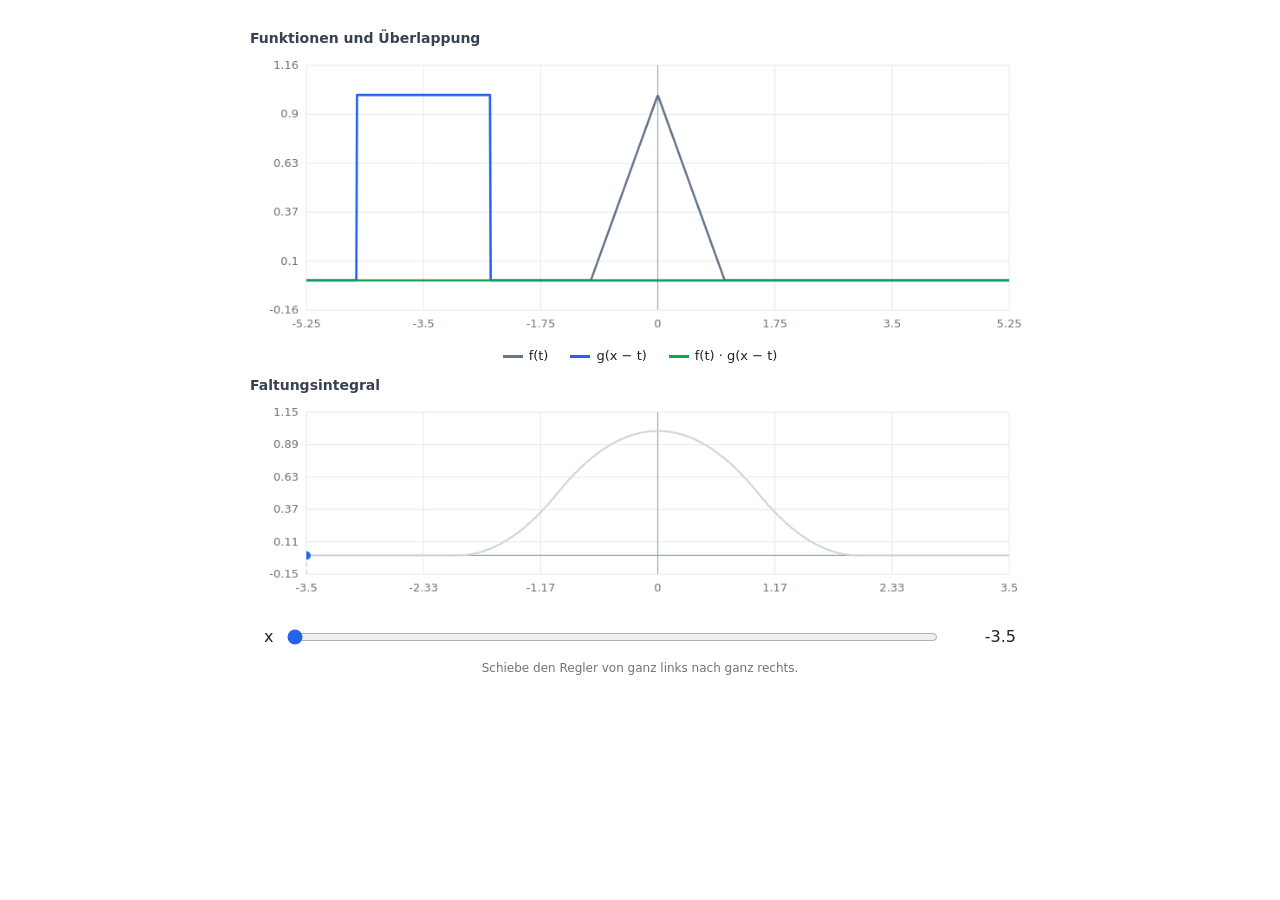
<file: Faltung/faltung_interaktiv_M2.html>
<!doctype html>
<html lang="de">
<head>
<meta charset="utf-8">
<meta name="viewport" content="width=device-width, initial-scale=1">
<title>Faltung – interaktive Animation</title>
<style>
*{box-sizing:border-box}
body{margin:0;padding:16px;font:16px system-ui,-apple-system,sans-serif;background:#fff;color:#202124}
main{width:min(100%,780px);margin:auto}
.formula{text-align:center;font:italic 21px Georgia,serif;margin:5px 0 15px}
.caption{font-size:14px;color:#374151;margin:14px 0 2px;font-weight:600}
canvas{display:block;width:100%;height:auto}
.legend{display:flex;justify-content:center;flex-wrap:wrap;gap:10px 22px;font-size:13px;margin:5px 0 12px}
.swatch{display:inline-block;width:20px;height:3px;vertical-align:middle;margin-right:6px}
.controls{display:flex;align-items:center;gap:12px;padding:20px 14px 8px}
input[type=range]{flex:1;min-width:0;accent-color:#2563eb;cursor:pointer;touch-action:pan-y}
output{min-width:64px;text-align:right;font-variant-numeric:tabular-nums}
.hint{color:#6b7280;text-align:center;font-size:12px;margin:6px 0 0}
</style>
</head>
<body><main>
<!-- <div class="formula">(f * g)(x) = ∫ f(t) · g(x − t) dt</div> -->
<div class="caption">Funktionen und Überlappung</div>
<canvas id="top" width="900" height="340" aria-label="f(t), verschobenes g(x-t) und Produkt"></canvas>
<div class="legend">
<span><i class="swatch" style="background:#64748b"></i>f(t)</span>
<span><i class="swatch" style="background:#2563eb"></i>g(x − t)</span>
<span><i class="swatch" style="background:#16a34a"></i>f(t) · g(x − t)</span>
</div>
<div class="caption">Faltungsintegral</div>
<canvas id="bottom" width="900" height="245" aria-label="Faltungskurve und aktueller Integralwert"></canvas>
<div class="controls">
<label for="slider">x</label>
<input id="slider" type="range" min="-3.5" max="3.5" step="any" value="-3.5">
<output id="value" for="slider"></output>
</div>
<div class="hint">Schiebe den Regler von ganz links nach ganz rechts.</div>
</main>
<script>
const t=[-5.25, -5.2394895, -5.228979, -5.2184685, -5.207958, -5.1974474, -5.1869369, -5.1764264, -5.1659159, -5.1554054, -5.1448949, -5.1343844, -5.1238739, -5.1133634, -5.1028529, -5.0923423, -5.0818318, -5.0713213, -5.0608108, -5.0503003, -5.0397898, -5.0292793, -5.0187688, -5.0082583, -4.9977477, -4.9872372, -4.9767267, -4.9662162, -4.9557057, -4.9451952, -4.9346847, -4.9241742, -4.9136637, -4.9031532, -4.8926426, -4.8821321, -4.8716216, -4.8611111, -4.8506006, -4.8400901, -4.8295796, -4.8190691, -4.8085586, -4.798048, -4.7875375, -4.777027, -4.7665165, -4.756006, -4.7454955, -4.734985, -4.7244745, -4.713964, -4.7034535, -4.6929429, -4.6824324, -4.6719219, -4.6614114, -4.6509009, -4.6403904, -4.6298799, -4.6193694, -4.6088589, -4.5983483, -4.5878378, -4.5773273, -4.5668168, -4.5563063, -4.5457958, -4.5352853, -4.5247748, -4.5142643, -4.5037538, -4.4932432, -4.4827327, -4.4722222, -4.4617117, -4.4512012, -4.4406907, -4.4301802, -4.4196697, -4.4091592, -4.3986486, -4.3881381, -4.3776276, -4.3671171, -4.3566066, -4.3460961, -4.3355856, -4.3250751, -4.3145646, -4.3040541, -4.2935435, -4.283033, -4.2725225, -4.262012, -4.2515015, -4.240991, -4.2304805, -4.21997, -4.2094595, -4.1989489, -4.1884384, -4.1779279, -4.1674174, -4.1569069, -4.1463964, -4.1358859, -4.1253754, -4.1148649, -4.1043544, -4.0938438, -4.0833333, -4.0728228, -4.0623123, -4.0518018, -4.0412913, -4.0307808, -4.0202703, -4.0097598, -3.9992492, -3.9887387, -3.9782282, -3.9677177, -3.9572072, -3.9466967, -3.9361862, -3.9256757, -3.9151652, -3.9046547, -3.8941441, -3.8836336, -3.8731231, -3.8626126, -3.8521021, -3.8415916, -3.8310811, -3.8205706, -3.8100601, -3.7995495, -3.789039, -3.7785285, -3.768018, -3.7575075, -3.746997, -3.7364865, -3.725976, -3.7154655, -3.704955, -3.6944444, -3.6839339, -3.6734234, -3.6629129, -3.6524024, -3.6418919, -3.6313814, -3.6208709, -3.6103604, -3.5998498, -3.5893393, -3.5788288, -3.5683183, -3.5578078, -3.5472973, -3.5367868, -3.5262763, -3.5157658, -3.5052553, -3.4947447, -3.4842342, -3.4737237, -3.4632132, -3.4527027, -3.4421922, -3.4316817, -3.4211712, -3.4106607, -3.4001502, -3.3896396, -3.3791291, -3.3686186, -3.3581081, -3.3475976, -3.3370871, -3.3265766, -3.3160661, -3.3055556, -3.295045, -3.2845345, -3.274024, -3.2635135, -3.253003, -3.2424925, -3.231982, -3.2214715, -3.210961, -3.2004505, -3.1899399, -3.1794294, -3.1689189, -3.1584084, -3.1478979, -3.1373874, -3.1268769, -3.1163664, -3.1058559, -3.0953453, -3.0848348, -3.0743243, -3.0638138, -3.0533033, -3.0427928, -3.0322823, -3.0217718, -3.0112613, -3.0007508, -2.9902402, -2.9797297, -2.9692192, -2.9587087, -2.9481982, -2.9376877, -2.9271772, -2.9166667, -2.9061562, -2.8956456, -2.8851351, -2.8746246, -2.8641141, -2.8536036, -2.8430931, -2.8325826, -2.8220721, -2.8115616, -2.8010511, -2.7905405, -2.78003, -2.7695195, -2.759009, -2.7484985, -2.737988, -2.7274775, -2.716967, -2.7064565, -2.6959459, -2.6854354, -2.6749249, -2.6644144, -2.6539039, -2.6433934, -2.6328829, -2.6223724, -2.6118619, -2.6013514, -2.5908408, -2.5803303, -2.5698198, -2.5593093, -2.5487988, -2.5382883, -2.5277778, -2.5172673, -2.5067568, -2.4962462, -2.4857357, -2.4752252, -2.4647147, -2.4542042, -2.4436937, -2.4331832, -2.4226727, -2.4121622, -2.4016517, -2.3911411, -2.3806306, -2.3701201, -2.3596096, -2.3490991, -2.3385886, -2.3280781, -2.3175676, -2.3070571, -2.2965465, -2.286036, -2.2755255, -2.265015, -2.2545045, -2.243994, -2.2334835, -2.222973, -2.2124625, -2.201952, -2.1914414, -2.1809309, -2.1704204, -2.1599099, -2.1493994, -2.1388889, -2.1283784, -2.1178679, -2.1073574, -2.0968468, -2.0863363, -2.0758258, -2.0653153, -2.0548048, -2.0442943, -2.0337838, -2.0232733, -2.0127628, -2.0022523, -1.9917417, -1.9812312, -1.9707207, -1.9602102, -1.9496997, -1.9391892, -1.9286787, -1.9181682, -1.9076577, -1.8971471, -1.8866366, -1.8761261, -1.8656156, -1.8551051, -1.8445946, -1.8340841, -1.8235736, -1.8130631, -1.8025526, -1.792042, -1.7815315, -1.771021, -1.7605105, -1.75, -1.7394895, -1.728979, -1.7184685, -1.707958, -1.6974474, -1.6869369, -1.6764264, -1.6659159, -1.6554054, -1.6448949, -1.6343844, -1.6238739, -1.6133634, -1.6028529, -1.5923423, -1.5818318, -1.5713213, -1.5608108, -1.5503003, -1.5397898, -1.5292793, -1.5187688, -1.5082583, -1.4977477, -1.4872372, -1.4767267, -1.4662162, -1.4557057, -1.4451952, -1.4346847, -1.4241742, -1.4136637, -1.4031532, -1.3926426, -1.3821321, -1.3716216, -1.3611111, -1.3506006, -1.3400901, -1.3295796, -1.3190691, -1.3085586, -1.298048, -1.2875375, -1.277027, -1.2665165, -1.256006, -1.2454955, -1.234985, -1.2244745, -1.213964, -1.2034535, -1.1929429, -1.1824324, -1.1719219, -1.1614114, -1.1509009, -1.1403904, -1.1298799, -1.1193694, -1.1088589, -1.0983483, -1.0878378, -1.0773273, -1.0668168, -1.0563063, -1.0457958, -1.0352853, -1.0247748, -1.0142643, -1.0037538, -0.9932432, -0.9827327, -0.9722222, -0.9617117, -0.9512012, -0.9406907, -0.9301802, -0.9196697, -0.9091592, -0.8986486, -0.8881381, -0.8776276, -0.8671171, -0.8566066, -0.8460961, -0.8355856, -0.8250751, -0.8145646, -0.8040541, -0.7935435, -0.783033, -0.7725225, -0.762012, -0.7515015, -0.740991, -0.7304805, -0.71997, -0.7094595, -0.6989489, -0.6884384, -0.6779279, -0.6674174, -0.6569069, -0.6463964, -0.6358859, -0.6253754, -0.6148649, -0.6043544, -0.5938438, -0.5833333, -0.5728228, -0.5623123, -0.5518018, -0.5412913, -0.5307808, -0.5202703, -0.5097598, -0.4992492, -0.4887387, -0.4782282, -0.4677177, -0.4572072, -0.4466967, -0.4361862, -0.4256757, -0.4151652, -0.4046547, -0.3941441, -0.3836336, -0.3731231, -0.3626126, -0.3521021, -0.3415916, -0.3310811, -0.3205706, -0.3100601, -0.2995495, -0.289039, -0.2785285, -0.268018, -0.2575075, -0.246997, -0.2364865, -0.225976, -0.2154655, -0.204955, -0.1944444, -0.1839339, -0.1734234, -0.1629129, -0.1524024, -0.1418919, -0.1313814, -0.1208709, -0.1103604, -0.0998498, -0.0893393, -0.0788288, -0.0683183, -0.0578078, -0.0472973, -0.0367868, -0.0262763, -0.0157658, -0.0052553, 0.0052553, 0.0157658, 0.0262763, 0.0367868, 0.0472973, 0.0578078, 0.0683183, 0.0788288, 0.0893393, 0.0998498, 0.1103604, 0.1208709, 0.1313814, 0.1418919, 0.1524024, 0.1629129, 0.1734234, 0.1839339, 0.1944444, 0.204955, 0.2154655, 0.225976, 0.2364865, 0.246997, 0.2575075, 0.268018, 0.2785285, 0.289039, 0.2995495, 0.3100601, 0.3205706, 0.3310811, 0.3415916, 0.3521021, 0.3626126, 0.3731231, 0.3836336, 0.3941441, 0.4046547, 0.4151652, 0.4256757, 0.4361862, 0.4466967, 0.4572072, 0.4677177, 0.4782282, 0.4887387, 0.4992492, 0.5097598, 0.5202703, 0.5307808, 0.5412913, 0.5518018, 0.5623123, 0.5728228, 0.5833333, 0.5938438, 0.6043544, 0.6148649, 0.6253754, 0.6358859, 0.6463964, 0.6569069, 0.6674174, 0.6779279, 0.6884384, 0.6989489, 0.7094595, 0.71997, 0.7304805, 0.740991, 0.7515015, 0.762012, 0.7725225, 0.783033, 0.7935435, 0.8040541, 0.8145646, 0.8250751, 0.8355856, 0.8460961, 0.8566066, 0.8671171, 0.8776276, 0.8881381, 0.8986486, 0.9091592, 0.9196697, 0.9301802, 0.9406907, 0.9512012, 0.9617117, 0.9722222, 0.9827327, 0.9932432, 1.0037538, 1.0142643, 1.0247748, 1.0352853, 1.0457958, 1.0563063, 1.0668168, 1.0773273, 1.0878378, 1.0983483, 1.1088589, 1.1193694, 1.1298799, 1.1403904, 1.1509009, 1.1614114, 1.1719219, 1.1824324, 1.1929429, 1.2034535, 1.213964, 1.2244745, 1.234985, 1.2454955, 1.256006, 1.2665165, 1.277027, 1.2875375, 1.298048, 1.3085586, 1.3190691, 1.3295796, 1.3400901, 1.3506006, 1.3611111, 1.3716216, 1.3821321, 1.3926426, 1.4031532, 1.4136637, 1.4241742, 1.4346847, 1.4451952, 1.4557057, 1.4662162, 1.4767267, 1.4872372, 1.4977477, 1.5082583, 1.5187688, 1.5292793, 1.5397898, 1.5503003, 1.5608108, 1.5713213, 1.5818318, 1.5923423, 1.6028529, 1.6133634, 1.6238739, 1.6343844, 1.6448949, 1.6554054, 1.6659159, 1.6764264, 1.6869369, 1.6974474, 1.707958, 1.7184685, 1.728979, 1.7394895, 1.75, 1.7605105, 1.771021, 1.7815315, 1.792042, 1.8025526, 1.8130631, 1.8235736, 1.8340841, 1.8445946, 1.8551051, 1.8656156, 1.8761261, 1.8866366, 1.8971471, 1.9076577, 1.9181682, 1.9286787, 1.9391892, 1.9496997, 1.9602102, 1.9707207, 1.9812312, 1.9917417, 2.0022523, 2.0127628, 2.0232733, 2.0337838, 2.0442943, 2.0548048, 2.0653153, 2.0758258, 2.0863363, 2.0968468, 2.1073574, 2.1178679, 2.1283784, 2.1388889, 2.1493994, 2.1599099, 2.1704204, 2.1809309, 2.1914414, 2.201952, 2.2124625, 2.222973, 2.2334835, 2.243994, 2.2545045, 2.265015, 2.2755255, 2.286036, 2.2965465, 2.3070571, 2.3175676, 2.3280781, 2.3385886, 2.3490991, 2.3596096, 2.3701201, 2.3806306, 2.3911411, 2.4016517, 2.4121622, 2.4226727, 2.4331832, 2.4436937, 2.4542042, 2.4647147, 2.4752252, 2.4857357, 2.4962462, 2.5067568, 2.5172673, 2.5277778, 2.5382883, 2.5487988, 2.5593093, 2.5698198, 2.5803303, 2.5908408, 2.6013514, 2.6118619, 2.6223724, 2.6328829, 2.6433934, 2.6539039, 2.6644144, 2.6749249, 2.6854354, 2.6959459, 2.7064565, 2.716967, 2.7274775, 2.737988, 2.7484985, 2.759009, 2.7695195, 2.78003, 2.7905405, 2.8010511, 2.8115616, 2.8220721, 2.8325826, 2.8430931, 2.8536036, 2.8641141, 2.8746246, 2.8851351, 2.8956456, 2.9061562, 2.9166667, 2.9271772, 2.9376877, 2.9481982, 2.9587087, 2.9692192, 2.9797297, 2.9902402, 3.0007508, 3.0112613, 3.0217718, 3.0322823, 3.0427928, 3.0533033, 3.0638138, 3.0743243, 3.0848348, 3.0953453, 3.1058559, 3.1163664, 3.1268769, 3.1373874, 3.1478979, 3.1584084, 3.1689189, 3.1794294, 3.1899399, 3.2004505, 3.210961, 3.2214715, 3.231982, 3.2424925, 3.253003, 3.2635135, 3.274024, 3.2845345, 3.295045, 3.3055556, 3.3160661, 3.3265766, 3.3370871, 3.3475976, 3.3581081, 3.3686186, 3.3791291, 3.3896396, 3.4001502, 3.4106607, 3.4211712, 3.4316817, 3.4421922, 3.4527027, 3.4632132, 3.4737237, 3.4842342, 3.4947447, 3.5052553, 3.5157658, 3.5262763, 3.5367868, 3.5472973, 3.5578078, 3.5683183, 3.5788288, 3.5893393, 3.5998498, 3.6103604, 3.6208709, 3.6313814, 3.6418919, 3.6524024, 3.6629129, 3.6734234, 3.6839339, 3.6944444, 3.704955, 3.7154655, 3.725976, 3.7364865, 3.746997, 3.7575075, 3.768018, 3.7785285, 3.789039, 3.7995495, 3.8100601, 3.8205706, 3.8310811, 3.8415916, 3.8521021, 3.8626126, 3.8731231, 3.8836336, 3.8941441, 3.9046547, 3.9151652, 3.9256757, 3.9361862, 3.9466967, 3.9572072, 3.9677177, 3.9782282, 3.9887387, 3.9992492, 4.0097598, 4.0202703, 4.0307808, 4.0412913, 4.0518018, 4.0623123, 4.0728228, 4.0833333, 4.0938438, 4.1043544, 4.1148649, 4.1253754, 4.1358859, 4.1463964, 4.1569069, 4.1674174, 4.1779279, 4.1884384, 4.1989489, 4.2094595, 4.21997, 4.2304805, 4.240991, 4.2515015, 4.262012, 4.2725225, 4.283033, 4.2935435, 4.3040541, 4.3145646, 4.3250751, 4.3355856, 4.3460961, 4.3566066, 4.3671171, 4.3776276, 4.3881381, 4.3986486, 4.4091592, 4.4196697, 4.4301802, 4.4406907, 4.4512012, 4.4617117, 4.4722222, 4.4827327, 4.4932432, 4.5037538, 4.5142643, 4.5247748, 4.5352853, 4.5457958, 4.5563063, 4.5668168, 4.5773273, 4.5878378, 4.5983483, 4.6088589, 4.6193694, 4.6298799, 4.6403904, 4.6509009, 4.6614114, 4.6719219, 4.6824324, 4.6929429, 4.7034535, 4.713964, 4.7244745, 4.734985, 4.7454955, 4.756006, 4.7665165, 4.777027, 4.7875375, 4.798048, 4.8085586, 4.8190691, 4.8295796, 4.8400901, 4.8506006, 4.8611111, 4.8716216, 4.8821321, 4.8926426, 4.9031532, 4.9136637, 4.9241742, 4.9346847, 4.9451952, 4.9557057, 4.9662162, 4.9767267, 4.9872372, 4.9977477, 5.0082583, 5.0187688, 5.0292793, 5.0397898, 5.0503003, 5.0608108, 5.0713213, 5.0818318, 5.0923423, 5.1028529, 5.1133634, 5.1238739, 5.1343844, 5.1448949, 5.1554054, 5.1659159, 5.1764264, 5.1869369, 5.1974474, 5.207958, 5.2184685, 5.228979, 5.2394895, 5.25], f=[0.0, 0.0, 0.0, 0.0, 0.0, 0.0, 0.0, 0.0, 0.0, 0.0, 0.0, 0.0, 0.0, 0.0, 0.0, 0.0, 0.0, 0.0, 0.0, 0.0, 0.0, 0.0, 0.0, 0.0, 0.0, 0.0, 0.0, 0.0, 0.0, 0.0, 0.0, 0.0, 0.0, 0.0, 0.0, 0.0, 0.0, 0.0, 0.0, 0.0, 0.0, 0.0, 0.0, 0.0, 0.0, 0.0, 0.0, 0.0, 0.0, 0.0, 0.0, 0.0, 0.0, 0.0, 0.0, 0.0, 0.0, 0.0, 0.0, 0.0, 0.0, 0.0, 0.0, 0.0, 0.0, 0.0, 0.0, 0.0, 0.0, 0.0, 0.0, 0.0, 0.0, 0.0, 0.0, 0.0, 0.0, 0.0, 0.0, 0.0, 0.0, 0.0, 0.0, 0.0, 0.0, 0.0, 0.0, 0.0, 0.0, 0.0, 0.0, 0.0, 0.0, 0.0, 0.0, 0.0, 0.0, 0.0, 0.0, 0.0, 0.0, 0.0, 0.0, 0.0, 0.0, 0.0, 0.0, 0.0, 0.0, 0.0, 0.0, 0.0, 0.0, 0.0, 0.0, 0.0, 0.0, 0.0, 0.0, 0.0, 0.0, 0.0, 0.0, 0.0, 0.0, 0.0, 0.0, 0.0, 0.0, 0.0, 0.0, 0.0, 0.0, 0.0, 0.0, 0.0, 0.0, 0.0, 0.0, 0.0, 0.0, 0.0, 0.0, 0.0, 0.0, 0.0, 0.0, 0.0, 0.0, 0.0, 0.0, 0.0, 0.0, 0.0, 0.0, 0.0, 0.0, 0.0, 0.0, 0.0, 0.0, 0.0, 0.0, 0.0, 0.0, 0.0, 0.0, 0.0, 0.0, 0.0, 0.0, 0.0, 0.0, 0.0, 0.0, 0.0, 0.0, 0.0, 0.0, 0.0, 0.0, 0.0, 0.0, 0.0, 0.0, 0.0, 0.0, 0.0, 0.0, 0.0, 0.0, 0.0, 0.0, 0.0, 0.0, 0.0, 0.0, 0.0, 0.0, 0.0, 0.0, 0.0, 0.0, 0.0, 0.0, 0.0, 0.0, 0.0, 0.0, 0.0, 0.0, 0.0, 0.0, 0.0, 0.0, 0.0, 0.0, 0.0, 0.0, 0.0, 0.0, 0.0, 0.0, 0.0, 0.0, 0.0, 0.0, 0.0, 0.0, 0.0, 0.0, 0.0, 0.0, 0.0, 0.0, 0.0, 0.0, 0.0, 0.0, 0.0, 0.0, 0.0, 0.0, 0.0, 0.0, 0.0, 0.0, 0.0, 0.0, 0.0, 0.0, 0.0, 0.0, 0.0, 0.0, 0.0, 0.0, 0.0, 0.0, 0.0, 0.0, 0.0, 0.0, 0.0, 0.0, 0.0, 0.0, 0.0, 0.0, 0.0, 0.0, 0.0, 0.0, 0.0, 0.0, 0.0, 0.0, 0.0, 0.0, 0.0, 0.0, 0.0, 0.0, 0.0, 0.0, 0.0, 0.0, 0.0, 0.0, 0.0, 0.0, 0.0, 0.0, 0.0, 0.0, 0.0, 0.0, 0.0, 0.0, 0.0, 0.0, 0.0, 0.0, 0.0, 0.0, 0.0, 0.0, 0.0, 0.0, 0.0, 0.0, 0.0, 0.0, 0.0, 0.0, 0.0, 0.0, 0.0, 0.0, 0.0, 0.0, 0.0, 0.0, 0.0, 0.0, 0.0, 0.0, 0.0, 0.0, 0.0, 0.0, 0.0, 0.0, 0.0, 0.0, 0.0, 0.0, 0.0, 0.0, 0.0, 0.0, 0.0, 0.0, 0.0, 0.0, 0.0, 0.0, 0.0, 0.0, 0.0, 0.0, 0.0, 0.0, 0.0, 0.0, 0.0, 0.0, 0.0, 0.0, 0.0, 0.0, 0.0, 0.0, 0.0, 0.0, 0.0, 0.0, 0.0, 0.0, 0.0, 0.0, 0.0, 0.0, 0.0, 0.0, 0.0, 0.0, 0.0, 0.0, 0.0, 0.0, 0.0, 0.0, 0.0, 0.0, 0.0, 0.0, 0.0, 0.0, 0.0, 0.0, 0.0, 0.0, 0.0, 0.0, 0.0, 0.0, 0.0, 0.0, 0.0, 0.0, 0.0, 0.0, 0.0, 0.0, 0.0067568, 0.0172673, 0.0277778, 0.0382883, 0.0487988, 0.0593093, 0.0698198, 0.0803303, 0.0908408, 0.1013514, 0.1118619, 0.1223724, 0.1328829, 0.1433934, 0.1539039, 0.1644144, 0.1749249, 0.1854354, 0.1959459, 0.2064565, 0.216967, 0.2274775, 0.237988, 0.2484985, 0.259009, 0.2695195, 0.28003, 0.2905405, 0.3010511, 0.3115616, 0.3220721, 0.3325826, 0.3430931, 0.3536036, 0.3641141, 0.3746246, 0.3851351, 0.3956456, 0.4061562, 0.4166667, 0.4271772, 0.4376877, 0.4481982, 0.4587087, 0.4692192, 0.4797297, 0.4902402, 0.5007508, 0.5112613, 0.5217718, 0.5322823, 0.5427928, 0.5533033, 0.5638138, 0.5743243, 0.5848348, 0.5953453, 0.6058559, 0.6163664, 0.6268769, 0.6373874, 0.6478979, 0.6584084, 0.6689189, 0.6794294, 0.6899399, 0.7004505, 0.710961, 0.7214715, 0.731982, 0.7424925, 0.753003, 0.7635135, 0.774024, 0.7845345, 0.795045, 0.8055556, 0.8160661, 0.8265766, 0.8370871, 0.8475976, 0.8581081, 0.8686186, 0.8791291, 0.8896396, 0.9001502, 0.9106607, 0.9211712, 0.9316817, 0.9421922, 0.9527027, 0.9632132, 0.9737237, 0.9842342, 0.9947447, 0.9947447, 0.9842342, 0.9737237, 0.9632132, 0.9527027, 0.9421922, 0.9316817, 0.9211712, 0.9106607, 0.9001502, 0.8896396, 0.8791291, 0.8686186, 0.8581081, 0.8475976, 0.8370871, 0.8265766, 0.8160661, 0.8055556, 0.795045, 0.7845345, 0.774024, 0.7635135, 0.753003, 0.7424925, 0.731982, 0.7214715, 0.710961, 0.7004505, 0.6899399, 0.6794294, 0.6689189, 0.6584084, 0.6478979, 0.6373874, 0.6268769, 0.6163664, 0.6058559, 0.5953453, 0.5848348, 0.5743243, 0.5638138, 0.5533033, 0.5427928, 0.5322823, 0.5217718, 0.5112613, 0.5007508, 0.4902402, 0.4797297, 0.4692192, 0.4587087, 0.4481982, 0.4376877, 0.4271772, 0.4166667, 0.4061562, 0.3956456, 0.3851351, 0.3746246, 0.3641141, 0.3536036, 0.3430931, 0.3325826, 0.3220721, 0.3115616, 0.3010511, 0.2905405, 0.28003, 0.2695195, 0.259009, 0.2484985, 0.237988, 0.2274775, 0.216967, 0.2064565, 0.1959459, 0.1854354, 0.1749249, 0.1644144, 0.1539039, 0.1433934, 0.1328829, 0.1223724, 0.1118619, 0.1013514, 0.0908408, 0.0803303, 0.0698198, 0.0593093, 0.0487988, 0.0382883, 0.0277778, 0.0172673, 0.0067568, 0.0, 0.0, 0.0, 0.0, 0.0, 0.0, 0.0, 0.0, 0.0, 0.0, 0.0, 0.0, 0.0, 0.0, 0.0, 0.0, 0.0, 0.0, 0.0, 0.0, 0.0, 0.0, 0.0, 0.0, 0.0, 0.0, 0.0, 0.0, 0.0, 0.0, 0.0, 0.0, 0.0, 0.0, 0.0, 0.0, 0.0, 0.0, 0.0, 0.0, 0.0, 0.0, 0.0, 0.0, 0.0, 0.0, 0.0, 0.0, 0.0, 0.0, 0.0, 0.0, 0.0, 0.0, 0.0, 0.0, 0.0, 0.0, 0.0, 0.0, 0.0, 0.0, 0.0, 0.0, 0.0, 0.0, 0.0, 0.0, 0.0, 0.0, 0.0, 0.0, 0.0, 0.0, 0.0, 0.0, 0.0, 0.0, 0.0, 0.0, 0.0, 0.0, 0.0, 0.0, 0.0, 0.0, 0.0, 0.0, 0.0, 0.0, 0.0, 0.0, 0.0, 0.0, 0.0, 0.0, 0.0, 0.0, 0.0, 0.0, 0.0, 0.0, 0.0, 0.0, 0.0, 0.0, 0.0, 0.0, 0.0, 0.0, 0.0, 0.0, 0.0, 0.0, 0.0, 0.0, 0.0, 0.0, 0.0, 0.0, 0.0, 0.0, 0.0, 0.0, 0.0, 0.0, 0.0, 0.0, 0.0, 0.0, 0.0, 0.0, 0.0, 0.0, 0.0, 0.0, 0.0, 0.0, 0.0, 0.0, 0.0, 0.0, 0.0, 0.0, 0.0, 0.0, 0.0, 0.0, 0.0, 0.0, 0.0, 0.0, 0.0, 0.0, 0.0, 0.0, 0.0, 0.0, 0.0, 0.0, 0.0, 0.0, 0.0, 0.0, 0.0, 0.0, 0.0, 0.0, 0.0, 0.0, 0.0, 0.0, 0.0, 0.0, 0.0, 0.0, 0.0, 0.0, 0.0, 0.0, 0.0, 0.0, 0.0, 0.0, 0.0, 0.0, 0.0, 0.0, 0.0, 0.0, 0.0, 0.0, 0.0, 0.0, 0.0, 0.0, 0.0, 0.0, 0.0, 0.0, 0.0, 0.0, 0.0, 0.0, 0.0, 0.0, 0.0, 0.0, 0.0, 0.0, 0.0, 0.0, 0.0, 0.0, 0.0, 0.0, 0.0, 0.0, 0.0, 0.0, 0.0, 0.0, 0.0, 0.0, 0.0, 0.0, 0.0, 0.0, 0.0, 0.0, 0.0, 0.0, 0.0, 0.0, 0.0, 0.0, 0.0, 0.0, 0.0, 0.0, 0.0, 0.0, 0.0, 0.0, 0.0, 0.0, 0.0, 0.0, 0.0, 0.0, 0.0, 0.0, 0.0, 0.0, 0.0, 0.0, 0.0, 0.0, 0.0, 0.0, 0.0, 0.0, 0.0, 0.0, 0.0, 0.0, 0.0, 0.0, 0.0, 0.0, 0.0, 0.0, 0.0, 0.0, 0.0, 0.0, 0.0, 0.0, 0.0, 0.0, 0.0, 0.0, 0.0, 0.0, 0.0, 0.0, 0.0, 0.0, 0.0, 0.0, 0.0, 0.0, 0.0, 0.0, 0.0, 0.0, 0.0, 0.0, 0.0, 0.0, 0.0, 0.0, 0.0, 0.0, 0.0, 0.0, 0.0, 0.0, 0.0, 0.0, 0.0, 0.0, 0.0, 0.0, 0.0, 0.0, 0.0, 0.0, 0.0, 0.0, 0.0, 0.0, 0.0, 0.0, 0.0, 0.0, 0.0, 0.0, 0.0, 0.0, 0.0, 0.0, 0.0, 0.0, 0.0, 0.0, 0.0, 0.0, 0.0, 0.0, 0.0, 0.0, 0.0, 0.0, 0.0, 0.0, 0.0, 0.0, 0.0, 0.0, 0.0, 0.0, 0.0, 0.0, 0.0, 0.0, 0.0, 0.0, 0.0, 0.0, 0.0, 0.0, 0.0, 0.0, 0.0, 0.0, 0.0, 0.0, 0.0, 0.0, 0.0, 0.0, 0.0, 0.0, 0.0, 0.0, 0.0, 0.0, 0.0, 0.0, 0.0, 0.0, 0.0, 0.0, 0.0, 0.0, 0.0, 0.0, 0.0, 0.0, 0.0, 0.0, 0.0, 0.0, 0.0, 0.0, 0.0, 0.0, 0.0, 0.0, 0.0, 0.0, 0.0, 0.0, 0.0], u=[-1.0, -0.9992, -0.9984, -0.9976, -0.9968, -0.996, -0.9952, -0.9944, -0.9936, -0.9928, -0.992, -0.9912, -0.9904, -0.9896, -0.9888, -0.988, -0.9872, -0.9864, -0.9856, -0.9848, -0.984, -0.9832, -0.9824, -0.9816, -0.9808, -0.98, -0.9792, -0.9784, -0.9776, -0.9768, -0.976, -0.9752, -0.9744, -0.9736, -0.9728, -0.972, -0.9712, -0.9704, -0.9696, -0.9688, -0.968, -0.9672, -0.9664, -0.9656, -0.9648, -0.964, -0.9632, -0.9624, -0.9616, -0.9608, -0.96, -0.9592, -0.9584, -0.9576, -0.9568, -0.956, -0.9552, -0.9544, -0.9536, -0.9528, -0.952, -0.9512, -0.9504, -0.9496, -0.9488, -0.948, -0.9472, -0.9464, -0.9456, -0.9448, -0.944, -0.9432, -0.9424, -0.9416, -0.9408, -0.94, -0.9392, -0.9384, -0.9376, -0.9368, -0.936, -0.9352, -0.9344, -0.9336, -0.9328, -0.932, -0.9312, -0.9304, -0.9296, -0.9288, -0.928, -0.9272, -0.9264, -0.9256, -0.9248, -0.924, -0.9232, -0.9224, -0.9216, -0.9208, -0.92, -0.9192, -0.9184, -0.9176, -0.9168, -0.916, -0.9152, -0.9144, -0.9136, -0.9128, -0.912, -0.9112, -0.9104, -0.9096, -0.9088, -0.908, -0.9072, -0.9064, -0.9056, -0.9048, -0.904, -0.9032, -0.9024, -0.9016, -0.9008, -0.9, -0.8992, -0.8984, -0.8976, -0.8968, -0.896, -0.8952, -0.8944, -0.8936, -0.8928, -0.892, -0.8912, -0.8904, -0.8896, -0.8888, -0.888, -0.8872, -0.8864, -0.8856, -0.8848, -0.884, -0.8832, -0.8824, -0.8816, -0.8808, -0.88, -0.8792, -0.8784, -0.8776, -0.8768, -0.876, -0.8752, -0.8744, -0.8736, -0.8728, -0.872, -0.8712, -0.8704, -0.8696, -0.8688, -0.868, -0.8672, -0.8664, -0.8656, -0.8648, -0.864, -0.8632, -0.8624, -0.8616, -0.8608, -0.86, -0.8592, -0.8584, -0.8576, -0.8568, -0.856, -0.8552, -0.8544, -0.8536, -0.8528, -0.852, -0.8512, -0.8504, -0.8496, -0.8488, -0.848, -0.8472, -0.8464, -0.8456, -0.8448, -0.844, -0.8432, -0.8424, -0.8416, -0.8408, -0.84, -0.8392, -0.8384, -0.8376, -0.8368, -0.836, -0.8352, -0.8344, -0.8336, -0.8328, -0.832, -0.8312, -0.8304, -0.8296, -0.8288, -0.828, -0.8272, -0.8264, -0.8256, -0.8248, -0.824, -0.8232, -0.8224, -0.8216, -0.8208, -0.82, -0.8192, -0.8184, -0.8176, -0.8168, -0.816, -0.8152, -0.8144, -0.8136, -0.8128, -0.812, -0.8112, -0.8104, -0.8096, -0.8088, -0.808, -0.8072, -0.8064, -0.8056, -0.8048, -0.804, -0.8032, -0.8024, -0.8016, -0.8008, -0.8, -0.7992, -0.7984, -0.7976, -0.7968, -0.796, -0.7952, -0.7944, -0.7936, -0.7928, -0.792, -0.7912, -0.7904, -0.7896, -0.7888, -0.788, -0.7872, -0.7864, -0.7856, -0.7848, -0.784, -0.7832, -0.7824, -0.7816, -0.7808, -0.78, -0.7792, -0.7784, -0.7776, -0.7768, -0.776, -0.7752, -0.7744, -0.7736, -0.7728, -0.772, -0.7712, -0.7704, -0.7696, -0.7688, -0.768, -0.7672, -0.7664, -0.7656, -0.7648, -0.764, -0.7632, -0.7624, -0.7616, -0.7608, -0.76, -0.7592, -0.7584, -0.7576, -0.7568, -0.756, -0.7552, -0.7544, -0.7536, -0.7528, -0.752, -0.7512, -0.7504, -0.7496, -0.7488, -0.748, -0.7472, -0.7464, -0.7456, -0.7448, -0.744, -0.7432, -0.7424, -0.7416, -0.7408, -0.74, -0.7392, -0.7384, -0.7376, -0.7368, -0.736, -0.7352, -0.7344, -0.7336, -0.7328, -0.732, -0.7312, -0.7304, -0.7296, -0.7288, -0.728, -0.7272, -0.7264, -0.7256, -0.7248, -0.724, -0.7232, -0.7224, -0.7216, -0.7208, -0.72, -0.7192, -0.7184, -0.7176, -0.7168, -0.716, -0.7152, -0.7144, -0.7136, -0.7128, -0.712, -0.7112, -0.7104, -0.7096, -0.7088, -0.708, -0.7072, -0.7064, -0.7056, -0.7048, -0.704, -0.7032, -0.7024, -0.7016, -0.7008, -0.7, -0.6992, -0.6984, -0.6976, -0.6968, -0.696, -0.6952, -0.6944, -0.6936, -0.6928, -0.692, -0.6912, -0.6904, -0.6896, -0.6888, -0.688, -0.6872, -0.6864, -0.6856, -0.6848, -0.684, -0.6832, -0.6824, -0.6816, -0.6808, -0.68, -0.6792, -0.6784, -0.6776, -0.6768, -0.676, -0.6752, -0.6744, -0.6736, -0.6728, -0.672, -0.6712, -0.6704, -0.6696, -0.6688, -0.668, -0.6672, -0.6664, -0.6656, -0.6648, -0.664, -0.6632, -0.6624, -0.6616, -0.6608, -0.66, -0.6592, -0.6584, -0.6576, -0.6568, -0.656, -0.6552, -0.6544, -0.6536, -0.6528, -0.652, -0.6512, -0.6504, -0.6496, -0.6488, -0.648, -0.6472, -0.6464, -0.6456, -0.6448, -0.644, -0.6432, -0.6424, -0.6416, -0.6408, -0.64, -0.6392, -0.6384, -0.6376, -0.6368, -0.636, -0.6352, -0.6344, -0.6336, -0.6328, -0.632, -0.6312, -0.6304, -0.6296, -0.6288, -0.628, -0.6272, -0.6264, -0.6256, -0.6248, -0.624, -0.6232, -0.6224, -0.6216, -0.6208, -0.62, -0.6192, -0.6184, -0.6176, -0.6168, -0.616, -0.6152, -0.6144, -0.6136, -0.6128, -0.612, -0.6112, -0.6104, -0.6096, -0.6088, -0.608, -0.6072, -0.6064, -0.6056, -0.6048, -0.604, -0.6032, -0.6024, -0.6016, -0.6008, -0.6, -0.5992, -0.5984, -0.5976, -0.5968, -0.596, -0.5952, -0.5944, -0.5936, -0.5928, -0.592, -0.5912, -0.5904, -0.5896, -0.5888, -0.588, -0.5872, -0.5864, -0.5856, -0.5848, -0.584, -0.5832, -0.5824, -0.5816, -0.5808, -0.58, -0.5792, -0.5784, -0.5776, -0.5768, -0.576, -0.5752, -0.5744, -0.5736, -0.5728, -0.572, -0.5712, -0.5704, -0.5696, -0.5688, -0.568, -0.5672, -0.5664, -0.5656, -0.5648, -0.564, -0.5632, -0.5624, -0.5616, -0.5608, -0.56, -0.5592, -0.5584, -0.5576, -0.5568, -0.556, -0.5552, -0.5544, -0.5536, -0.5528, -0.552, -0.5512, -0.5504, -0.5496, -0.5488, -0.548, -0.5472, -0.5464, -0.5456, -0.5448, -0.544, -0.5432, -0.5424, -0.5416, -0.5408, -0.54, -0.5392, -0.5384, -0.5376, -0.5368, -0.536, -0.5352, -0.5344, -0.5336, -0.5328, -0.532, -0.5312, -0.5304, -0.5296, -0.5288, -0.528, -0.5272, -0.5264, -0.5256, -0.5248, -0.524, -0.5232, -0.5224, -0.5216, -0.5208, -0.52, -0.5192, -0.5184, -0.5176, -0.5168, -0.516, -0.5152, -0.5144, -0.5136, -0.5128, -0.512, -0.5112, -0.5104, -0.5096, -0.5088, -0.508, -0.5072, -0.5064, -0.5056, -0.5048, -0.504, -0.5032, -0.5024, -0.5016, -0.5008, -0.5, -0.4992, -0.4984, -0.4976, -0.4968, -0.496, -0.4952, -0.4944, -0.4936, -0.4928, -0.492, -0.4912, -0.4904, -0.4896, -0.4888, -0.488, -0.4872, -0.4864, -0.4856, -0.4848, -0.484, -0.4832, -0.4824, -0.4816, -0.4808, -0.48, -0.4792, -0.4784, -0.4776, -0.4768, -0.476, -0.4752, -0.4744, -0.4736, -0.4728, -0.472, -0.4712, -0.4704, -0.4696, -0.4688, -0.468, -0.4672, -0.4664, -0.4656, -0.4648, -0.464, -0.4632, -0.4624, -0.4616, -0.4608, -0.46, -0.4592, -0.4584, -0.4576, -0.4568, -0.456, -0.4552, -0.4544, -0.4536, -0.4528, -0.452, -0.4512, -0.4504, -0.4496, -0.4488, -0.448, -0.4472, -0.4464, -0.4456, -0.4448, -0.444, -0.4432, -0.4424, -0.4416, -0.4408, -0.44, -0.4392, -0.4384, -0.4376, -0.4368, -0.436, -0.4352, -0.4344, -0.4336, -0.4328, -0.432, -0.4312, -0.4304, -0.4296, -0.4288, -0.428, -0.4272, -0.4264, -0.4256, -0.4248, -0.424, -0.4232, -0.4224, -0.4216, -0.4208, -0.42, -0.4192, -0.4184, -0.4176, -0.4168, -0.416, -0.4152, -0.4144, -0.4136, -0.4128, -0.412, -0.4112, -0.4104, -0.4096, -0.4088, -0.408, -0.4072, -0.4064, -0.4056, -0.4048, -0.404, -0.4032, -0.4024, -0.4016, -0.4008, -0.4, -0.3992, -0.3984, -0.3976, -0.3968, -0.396, -0.3952, -0.3944, -0.3936, -0.3928, -0.392, -0.3912, -0.3904, -0.3896, -0.3888, -0.388, -0.3872, -0.3864, -0.3856, -0.3848, -0.384, -0.3832, -0.3824, -0.3816, -0.3808, -0.38, -0.3792, -0.3784, -0.3776, -0.3768, -0.376, -0.3752, -0.3744, -0.3736, -0.3728, -0.372, -0.3712, -0.3704, -0.3696, -0.3688, -0.368, -0.3672, -0.3664, -0.3656, -0.3648, -0.364, -0.3632, -0.3624, -0.3616, -0.3608, -0.36, -0.3592, -0.3584, -0.3576, -0.3568, -0.356, -0.3552, -0.3544, -0.3536, -0.3528, -0.352, -0.3512, -0.3504, -0.3496, -0.3488, -0.348, -0.3472, -0.3464, -0.3456, -0.3448, -0.344, -0.3432, -0.3424, -0.3416, -0.3408, -0.34, -0.3392, -0.3384, -0.3376, -0.3368, -0.336, -0.3352, -0.3344, -0.3336, -0.3328, -0.332, -0.3312, -0.3304, -0.3296, -0.3288, -0.328, -0.3272, -0.3264, -0.3256, -0.3248, -0.324, -0.3232, -0.3224, -0.3216, -0.3208, -0.32, -0.3192, -0.3184, -0.3176, -0.3168, -0.316, -0.3152, -0.3144, -0.3136, -0.3128, -0.312, -0.3112, -0.3104, -0.3096, -0.3088, -0.308, -0.3072, -0.3064, -0.3056, -0.3048, -0.304, -0.3032, -0.3024, -0.3016, -0.3008, -0.3, -0.2992, -0.2984, -0.2976, -0.2968, -0.296, -0.2952, -0.2944, -0.2936, -0.2928, -0.292, -0.2912, -0.2904, -0.2896, -0.2888, -0.288, -0.2872, -0.2864, -0.2856, -0.2848, -0.284, -0.2832, -0.2824, -0.2816, -0.2808, -0.28, -0.2792, -0.2784, -0.2776, -0.2768, -0.276, -0.2752, -0.2744, -0.2736, -0.2728, -0.272, -0.2712, -0.2704, -0.2696, -0.2688, -0.268, -0.2672, -0.2664, -0.2656, -0.2648, -0.264, -0.2632, -0.2624, -0.2616, -0.2608, -0.26, -0.2592, -0.2584, -0.2576, -0.2568, -0.256, -0.2552, -0.2544, -0.2536, -0.2528, -0.252, -0.2512, -0.2504, -0.2496, -0.2488, -0.248, -0.2472, -0.2464, -0.2456, -0.2448, -0.244, -0.2432, -0.2424, -0.2416, -0.2408, -0.24, -0.2392, -0.2384, -0.2376, -0.2368, -0.236, -0.2352, -0.2344, -0.2336, -0.2328, -0.232, -0.2312, -0.2304, -0.2296, -0.2288, -0.228, -0.2272, -0.2264, -0.2256, -0.2248, -0.224, -0.2232, -0.2224, -0.2216, -0.2208, -0.22, -0.2192, -0.2184, -0.2176, -0.2168, -0.216, -0.2152, -0.2144, -0.2136, -0.2128, -0.212, -0.2112, -0.2104, -0.2096, -0.2088, -0.208, -0.2072, -0.2064, -0.2056, -0.2048, -0.204, -0.2032, -0.2024, -0.2016, -0.2008, -0.2, -0.1992, -0.1984, -0.1976, -0.1968, -0.196, -0.1952, -0.1944, -0.1936, -0.1928, -0.192, -0.1912, -0.1904, -0.1896, -0.1888, -0.188, -0.1872, -0.1864, -0.1856, -0.1848, -0.184, -0.1832, -0.1824, -0.1816, -0.1808, -0.18, -0.1792, -0.1784, -0.1776, -0.1768, -0.176, -0.1752, -0.1744, -0.1736, -0.1728, -0.172, -0.1712, -0.1704, -0.1696, -0.1688, -0.168, -0.1672, -0.1664, -0.1656, -0.1648, -0.164, -0.1632, -0.1624, -0.1616, -0.1608, -0.16, -0.1592, -0.1584, -0.1576, -0.1568, -0.156, -0.1552, -0.1544, -0.1536, -0.1528, -0.152, -0.1512, -0.1504, -0.1496, -0.1488, -0.148, -0.1472, -0.1464, -0.1456, -0.1448, -0.144, -0.1432, -0.1424, -0.1416, -0.1408, -0.14, -0.1392, -0.1384, -0.1376, -0.1368, -0.136, -0.1352, -0.1344, -0.1336, -0.1328, -0.132, -0.1312, -0.1304, -0.1296, -0.1288, -0.128, -0.1272, -0.1264, -0.1256, -0.1248, -0.124, -0.1232, -0.1224, -0.1216, -0.1208, -0.12, -0.1192, -0.1184, -0.1176, -0.1168, -0.116, -0.1152, -0.1144, -0.1136, -0.1128, -0.112, -0.1112, -0.1104, -0.1096, -0.1088, -0.108, -0.1072, -0.1064, -0.1056, -0.1048, -0.104, -0.1032, -0.1024, -0.1016, -0.1008, -0.1, -0.0992, -0.0984, -0.0976, -0.0968, -0.096, -0.0952, -0.0944, -0.0936, -0.0928, -0.092, -0.0912, -0.0904, -0.0896, -0.0888, -0.088, -0.0872, -0.0864, -0.0856, -0.0848, -0.084, -0.0832, -0.0824, -0.0816, -0.0808, -0.08, -0.0792, -0.0784, -0.0776, -0.0768, -0.076, -0.0752, -0.0744, -0.0736, -0.0728, -0.072, -0.0712, -0.0704, -0.0696, -0.0688, -0.068, -0.0672, -0.0664, -0.0656, -0.0648, -0.064, -0.0632, -0.0624, -0.0616, -0.0608, -0.06, -0.0592, -0.0584, -0.0576, -0.0568, -0.056, -0.0552, -0.0544, -0.0536, -0.0528, -0.052, -0.0512, -0.0504, -0.0496, -0.0488, -0.048, -0.0472, -0.0464, -0.0456, -0.0448, -0.044, -0.0432, -0.0424, -0.0416, -0.0408, -0.04, -0.0392, -0.0384, -0.0376, -0.0368, -0.036, -0.0352, -0.0344, -0.0336, -0.0328, -0.032, -0.0312, -0.0304, -0.0296, -0.0288, -0.028, -0.0272, -0.0264, -0.0256, -0.0248, -0.024, -0.0232, -0.0224, -0.0216, -0.0208, -0.02, -0.0192, -0.0184, -0.0176, -0.0168, -0.016, -0.0152, -0.0144, -0.0136, -0.0128, -0.012, -0.0112, -0.0104, -0.0096, -0.0088, -0.008, -0.0072, -0.0064, -0.0056, -0.0048, -0.004, -0.0032, -0.0024, -0.0016, -0.0008, 0.0, 0.0008, 0.0016, 0.0024, 0.0032, 0.004, 0.0048, 0.0056, 0.0064, 0.0072, 0.008, 0.0088, 0.0096, 0.0104, 0.0112, 0.012, 0.0128, 0.0136, 0.0144, 0.0152, 0.016, 0.0168, 0.0176, 0.0184, 0.0192, 0.02, 0.0208, 0.0216, 0.0224, 0.0232, 0.024, 0.0248, 0.0256, 0.0264, 0.0272, 0.028, 0.0288, 0.0296, 0.0304, 0.0312, 0.032, 0.0328, 0.0336, 0.0344, 0.0352, 0.036, 0.0368, 0.0376, 0.0384, 0.0392, 0.04, 0.0408, 0.0416, 0.0424, 0.0432, 0.044, 0.0448, 0.0456, 0.0464, 0.0472, 0.048, 0.0488, 0.0496, 0.0504, 0.0512, 0.052, 0.0528, 0.0536, 0.0544, 0.0552, 0.056, 0.0568, 0.0576, 0.0584, 0.0592, 0.06, 0.0608, 0.0616, 0.0624, 0.0632, 0.064, 0.0648, 0.0656, 0.0664, 0.0672, 0.068, 0.0688, 0.0696, 0.0704, 0.0712, 0.072, 0.0728, 0.0736, 0.0744, 0.0752, 0.076, 0.0768, 0.0776, 0.0784, 0.0792, 0.08, 0.0808, 0.0816, 0.0824, 0.0832, 0.084, 0.0848, 0.0856, 0.0864, 0.0872, 0.088, 0.0888, 0.0896, 0.0904, 0.0912, 0.092, 0.0928, 0.0936, 0.0944, 0.0952, 0.096, 0.0968, 0.0976, 0.0984, 0.0992, 0.1, 0.1008, 0.1016, 0.1024, 0.1032, 0.104, 0.1048, 0.1056, 0.1064, 0.1072, 0.108, 0.1088, 0.1096, 0.1104, 0.1112, 0.112, 0.1128, 0.1136, 0.1144, 0.1152, 0.116, 0.1168, 0.1176, 0.1184, 0.1192, 0.12, 0.1208, 0.1216, 0.1224, 0.1232, 0.124, 0.1248, 0.1256, 0.1264, 0.1272, 0.128, 0.1288, 0.1296, 0.1304, 0.1312, 0.132, 0.1328, 0.1336, 0.1344, 0.1352, 0.136, 0.1368, 0.1376, 0.1384, 0.1392, 0.14, 0.1408, 0.1416, 0.1424, 0.1432, 0.144, 0.1448, 0.1456, 0.1464, 0.1472, 0.148, 0.1488, 0.1496, 0.1504, 0.1512, 0.152, 0.1528, 0.1536, 0.1544, 0.1552, 0.156, 0.1568, 0.1576, 0.1584, 0.1592, 0.16, 0.1608, 0.1616, 0.1624, 0.1632, 0.164, 0.1648, 0.1656, 0.1664, 0.1672, 0.168, 0.1688, 0.1696, 0.1704, 0.1712, 0.172, 0.1728, 0.1736, 0.1744, 0.1752, 0.176, 0.1768, 0.1776, 0.1784, 0.1792, 0.18, 0.1808, 0.1816, 0.1824, 0.1832, 0.184, 0.1848, 0.1856, 0.1864, 0.1872, 0.188, 0.1888, 0.1896, 0.1904, 0.1912, 0.192, 0.1928, 0.1936, 0.1944, 0.1952, 0.196, 0.1968, 0.1976, 0.1984, 0.1992, 0.2, 0.2008, 0.2016, 0.2024, 0.2032, 0.204, 0.2048, 0.2056, 0.2064, 0.2072, 0.208, 0.2088, 0.2096, 0.2104, 0.2112, 0.212, 0.2128, 0.2136, 0.2144, 0.2152, 0.216, 0.2168, 0.2176, 0.2184, 0.2192, 0.22, 0.2208, 0.2216, 0.2224, 0.2232, 0.224, 0.2248, 0.2256, 0.2264, 0.2272, 0.228, 0.2288, 0.2296, 0.2304, 0.2312, 0.232, 0.2328, 0.2336, 0.2344, 0.2352, 0.236, 0.2368, 0.2376, 0.2384, 0.2392, 0.24, 0.2408, 0.2416, 0.2424, 0.2432, 0.244, 0.2448, 0.2456, 0.2464, 0.2472, 0.248, 0.2488, 0.2496, 0.2504, 0.2512, 0.252, 0.2528, 0.2536, 0.2544, 0.2552, 0.256, 0.2568, 0.2576, 0.2584, 0.2592, 0.26, 0.2608, 0.2616, 0.2624, 0.2632, 0.264, 0.2648, 0.2656, 0.2664, 0.2672, 0.268, 0.2688, 0.2696, 0.2704, 0.2712, 0.272, 0.2728, 0.2736, 0.2744, 0.2752, 0.276, 0.2768, 0.2776, 0.2784, 0.2792, 0.28, 0.2808, 0.2816, 0.2824, 0.2832, 0.284, 0.2848, 0.2856, 0.2864, 0.2872, 0.288, 0.2888, 0.2896, 0.2904, 0.2912, 0.292, 0.2928, 0.2936, 0.2944, 0.2952, 0.296, 0.2968, 0.2976, 0.2984, 0.2992, 0.3, 0.3008, 0.3016, 0.3024, 0.3032, 0.304, 0.3048, 0.3056, 0.3064, 0.3072, 0.308, 0.3088, 0.3096, 0.3104, 0.3112, 0.312, 0.3128, 0.3136, 0.3144, 0.3152, 0.316, 0.3168, 0.3176, 0.3184, 0.3192, 0.32, 0.3208, 0.3216, 0.3224, 0.3232, 0.324, 0.3248, 0.3256, 0.3264, 0.3272, 0.328, 0.3288, 0.3296, 0.3304, 0.3312, 0.332, 0.3328, 0.3336, 0.3344, 0.3352, 0.336, 0.3368, 0.3376, 0.3384, 0.3392, 0.34, 0.3408, 0.3416, 0.3424, 0.3432, 0.344, 0.3448, 0.3456, 0.3464, 0.3472, 0.348, 0.3488, 0.3496, 0.3504, 0.3512, 0.352, 0.3528, 0.3536, 0.3544, 0.3552, 0.356, 0.3568, 0.3576, 0.3584, 0.3592, 0.36, 0.3608, 0.3616, 0.3624, 0.3632, 0.364, 0.3648, 0.3656, 0.3664, 0.3672, 0.368, 0.3688, 0.3696, 0.3704, 0.3712, 0.372, 0.3728, 0.3736, 0.3744, 0.3752, 0.376, 0.3768, 0.3776, 0.3784, 0.3792, 0.38, 0.3808, 0.3816, 0.3824, 0.3832, 0.384, 0.3848, 0.3856, 0.3864, 0.3872, 0.388, 0.3888, 0.3896, 0.3904, 0.3912, 0.392, 0.3928, 0.3936, 0.3944, 0.3952, 0.396, 0.3968, 0.3976, 0.3984, 0.3992, 0.4, 0.4008, 0.4016, 0.4024, 0.4032, 0.404, 0.4048, 0.4056, 0.4064, 0.4072, 0.408, 0.4088, 0.4096, 0.4104, 0.4112, 0.412, 0.4128, 0.4136, 0.4144, 0.4152, 0.416, 0.4168, 0.4176, 0.4184, 0.4192, 0.42, 0.4208, 0.4216, 0.4224, 0.4232, 0.424, 0.4248, 0.4256, 0.4264, 0.4272, 0.428, 0.4288, 0.4296, 0.4304, 0.4312, 0.432, 0.4328, 0.4336, 0.4344, 0.4352, 0.436, 0.4368, 0.4376, 0.4384, 0.4392, 0.44, 0.4408, 0.4416, 0.4424, 0.4432, 0.444, 0.4448, 0.4456, 0.4464, 0.4472, 0.448, 0.4488, 0.4496, 0.4504, 0.4512, 0.452, 0.4528, 0.4536, 0.4544, 0.4552, 0.456, 0.4568, 0.4576, 0.4584, 0.4592, 0.46, 0.4608, 0.4616, 0.4624, 0.4632, 0.464, 0.4648, 0.4656, 0.4664, 0.4672, 0.468, 0.4688, 0.4696, 0.4704, 0.4712, 0.472, 0.4728, 0.4736, 0.4744, 0.4752, 0.476, 0.4768, 0.4776, 0.4784, 0.4792, 0.48, 0.4808, 0.4816, 0.4824, 0.4832, 0.484, 0.4848, 0.4856, 0.4864, 0.4872, 0.488, 0.4888, 0.4896, 0.4904, 0.4912, 0.492, 0.4928, 0.4936, 0.4944, 0.4952, 0.496, 0.4968, 0.4976, 0.4984, 0.4992, 0.5, 0.5008, 0.5016, 0.5024, 0.5032, 0.504, 0.5048, 0.5056, 0.5064, 0.5072, 0.508, 0.5088, 0.5096, 0.5104, 0.5112, 0.512, 0.5128, 0.5136, 0.5144, 0.5152, 0.516, 0.5168, 0.5176, 0.5184, 0.5192, 0.52, 0.5208, 0.5216, 0.5224, 0.5232, 0.524, 0.5248, 0.5256, 0.5264, 0.5272, 0.528, 0.5288, 0.5296, 0.5304, 0.5312, 0.532, 0.5328, 0.5336, 0.5344, 0.5352, 0.536, 0.5368, 0.5376, 0.5384, 0.5392, 0.54, 0.5408, 0.5416, 0.5424, 0.5432, 0.544, 0.5448, 0.5456, 0.5464, 0.5472, 0.548, 0.5488, 0.5496, 0.5504, 0.5512, 0.552, 0.5528, 0.5536, 0.5544, 0.5552, 0.556, 0.5568, 0.5576, 0.5584, 0.5592, 0.56, 0.5608, 0.5616, 0.5624, 0.5632, 0.564, 0.5648, 0.5656, 0.5664, 0.5672, 0.568, 0.5688, 0.5696, 0.5704, 0.5712, 0.572, 0.5728, 0.5736, 0.5744, 0.5752, 0.576, 0.5768, 0.5776, 0.5784, 0.5792, 0.58, 0.5808, 0.5816, 0.5824, 0.5832, 0.584, 0.5848, 0.5856, 0.5864, 0.5872, 0.588, 0.5888, 0.5896, 0.5904, 0.5912, 0.592, 0.5928, 0.5936, 0.5944, 0.5952, 0.596, 0.5968, 0.5976, 0.5984, 0.5992, 0.6, 0.6008, 0.6016, 0.6024, 0.6032, 0.604, 0.6048, 0.6056, 0.6064, 0.6072, 0.608, 0.6088, 0.6096, 0.6104, 0.6112, 0.612, 0.6128, 0.6136, 0.6144, 0.6152, 0.616, 0.6168, 0.6176, 0.6184, 0.6192, 0.62, 0.6208, 0.6216, 0.6224, 0.6232, 0.624, 0.6248, 0.6256, 0.6264, 0.6272, 0.628, 0.6288, 0.6296, 0.6304, 0.6312, 0.632, 0.6328, 0.6336, 0.6344, 0.6352, 0.636, 0.6368, 0.6376, 0.6384, 0.6392, 0.64, 0.6408, 0.6416, 0.6424, 0.6432, 0.644, 0.6448, 0.6456, 0.6464, 0.6472, 0.648, 0.6488, 0.6496, 0.6504, 0.6512, 0.652, 0.6528, 0.6536, 0.6544, 0.6552, 0.656, 0.6568, 0.6576, 0.6584, 0.6592, 0.66, 0.6608, 0.6616, 0.6624, 0.6632, 0.664, 0.6648, 0.6656, 0.6664, 0.6672, 0.668, 0.6688, 0.6696, 0.6704, 0.6712, 0.672, 0.6728, 0.6736, 0.6744, 0.6752, 0.676, 0.6768, 0.6776, 0.6784, 0.6792, 0.68, 0.6808, 0.6816, 0.6824, 0.6832, 0.684, 0.6848, 0.6856, 0.6864, 0.6872, 0.688, 0.6888, 0.6896, 0.6904, 0.6912, 0.692, 0.6928, 0.6936, 0.6944, 0.6952, 0.696, 0.6968, 0.6976, 0.6984, 0.6992, 0.7, 0.7008, 0.7016, 0.7024, 0.7032, 0.704, 0.7048, 0.7056, 0.7064, 0.7072, 0.708, 0.7088, 0.7096, 0.7104, 0.7112, 0.712, 0.7128, 0.7136, 0.7144, 0.7152, 0.716, 0.7168, 0.7176, 0.7184, 0.7192, 0.72, 0.7208, 0.7216, 0.7224, 0.7232, 0.724, 0.7248, 0.7256, 0.7264, 0.7272, 0.728, 0.7288, 0.7296, 0.7304, 0.7312, 0.732, 0.7328, 0.7336, 0.7344, 0.7352, 0.736, 0.7368, 0.7376, 0.7384, 0.7392, 0.74, 0.7408, 0.7416, 0.7424, 0.7432, 0.744, 0.7448, 0.7456, 0.7464, 0.7472, 0.748, 0.7488, 0.7496, 0.7504, 0.7512, 0.752, 0.7528, 0.7536, 0.7544, 0.7552, 0.756, 0.7568, 0.7576, 0.7584, 0.7592, 0.76, 0.7608, 0.7616, 0.7624, 0.7632, 0.764, 0.7648, 0.7656, 0.7664, 0.7672, 0.768, 0.7688, 0.7696, 0.7704, 0.7712, 0.772, 0.7728, 0.7736, 0.7744, 0.7752, 0.776, 0.7768, 0.7776, 0.7784, 0.7792, 0.78, 0.7808, 0.7816, 0.7824, 0.7832, 0.784, 0.7848, 0.7856, 0.7864, 0.7872, 0.788, 0.7888, 0.7896, 0.7904, 0.7912, 0.792, 0.7928, 0.7936, 0.7944, 0.7952, 0.796, 0.7968, 0.7976, 0.7984, 0.7992, 0.8, 0.8008, 0.8016, 0.8024, 0.8032, 0.804, 0.8048, 0.8056, 0.8064, 0.8072, 0.808, 0.8088, 0.8096, 0.8104, 0.8112, 0.812, 0.8128, 0.8136, 0.8144, 0.8152, 0.816, 0.8168, 0.8176, 0.8184, 0.8192, 0.82, 0.8208, 0.8216, 0.8224, 0.8232, 0.824, 0.8248, 0.8256, 0.8264, 0.8272, 0.828, 0.8288, 0.8296, 0.8304, 0.8312, 0.832, 0.8328, 0.8336, 0.8344, 0.8352, 0.836, 0.8368, 0.8376, 0.8384, 0.8392, 0.84, 0.8408, 0.8416, 0.8424, 0.8432, 0.844, 0.8448, 0.8456, 0.8464, 0.8472, 0.848, 0.8488, 0.8496, 0.8504, 0.8512, 0.852, 0.8528, 0.8536, 0.8544, 0.8552, 0.856, 0.8568, 0.8576, 0.8584, 0.8592, 0.86, 0.8608, 0.8616, 0.8624, 0.8632, 0.864, 0.8648, 0.8656, 0.8664, 0.8672, 0.868, 0.8688, 0.8696, 0.8704, 0.8712, 0.872, 0.8728, 0.8736, 0.8744, 0.8752, 0.876, 0.8768, 0.8776, 0.8784, 0.8792, 0.88, 0.8808, 0.8816, 0.8824, 0.8832, 0.884, 0.8848, 0.8856, 0.8864, 0.8872, 0.888, 0.8888, 0.8896, 0.8904, 0.8912, 0.892, 0.8928, 0.8936, 0.8944, 0.8952, 0.896, 0.8968, 0.8976, 0.8984, 0.8992, 0.9, 0.9008, 0.9016, 0.9024, 0.9032, 0.904, 0.9048, 0.9056, 0.9064, 0.9072, 0.908, 0.9088, 0.9096, 0.9104, 0.9112, 0.912, 0.9128, 0.9136, 0.9144, 0.9152, 0.916, 0.9168, 0.9176, 0.9184, 0.9192, 0.92, 0.9208, 0.9216, 0.9224, 0.9232, 0.924, 0.9248, 0.9256, 0.9264, 0.9272, 0.928, 0.9288, 0.9296, 0.9304, 0.9312, 0.932, 0.9328, 0.9336, 0.9344, 0.9352, 0.936, 0.9368, 0.9376, 0.9384, 0.9392, 0.94, 0.9408, 0.9416, 0.9424, 0.9432, 0.944, 0.9448, 0.9456, 0.9464, 0.9472, 0.948, 0.9488, 0.9496, 0.9504, 0.9512, 0.952, 0.9528, 0.9536, 0.9544, 0.9552, 0.956, 0.9568, 0.9576, 0.9584, 0.9592, 0.96, 0.9608, 0.9616, 0.9624, 0.9632, 0.964, 0.9648, 0.9656, 0.9664, 0.9672, 0.968, 0.9688, 0.9696, 0.9704, 0.9712, 0.972, 0.9728, 0.9736, 0.9744, 0.9752, 0.976, 0.9768, 0.9776, 0.9784, 0.9792, 0.98, 0.9808, 0.9816, 0.9824, 0.9832, 0.984, 0.9848, 0.9856, 0.9864, 0.9872, 0.988, 0.9888, 0.9896, 0.9904, 0.9912, 0.992, 0.9928, 0.9936, 0.9944, 0.9952, 0.996, 0.9968, 0.9976, 0.9984, 0.9992, 1.0], g=[1.0, 1.0, 1.0, 1.0, 1.0, 1.0, 1.0, 1.0, 1.0, 1.0, 1.0, 1.0, 1.0, 1.0, 1.0, 1.0, 1.0, 1.0, 1.0, 1.0, 1.0, 1.0, 1.0, 1.0, 1.0, 1.0, 1.0, 1.0, 1.0, 1.0, 1.0, 1.0, 1.0, 1.0, 1.0, 1.0, 1.0, 1.0, 1.0, 1.0, 1.0, 1.0, 1.0, 1.0, 1.0, 1.0, 1.0, 1.0, 1.0, 1.0, 1.0, 1.0, 1.0, 1.0, 1.0, 1.0, 1.0, 1.0, 1.0, 1.0, 1.0, 1.0, 1.0, 1.0, 1.0, 1.0, 1.0, 1.0, 1.0, 1.0, 1.0, 1.0, 1.0, 1.0, 1.0, 1.0, 1.0, 1.0, 1.0, 1.0, 1.0, 1.0, 1.0, 1.0, 1.0, 1.0, 1.0, 1.0, 1.0, 1.0, 1.0, 1.0, 1.0, 1.0, 1.0, 1.0, 1.0, 1.0, 1.0, 1.0, 1.0, 1.0, 1.0, 1.0, 1.0, 1.0, 1.0, 1.0, 1.0, 1.0, 1.0, 1.0, 1.0, 1.0, 1.0, 1.0, 1.0, 1.0, 1.0, 1.0, 1.0, 1.0, 1.0, 1.0, 1.0, 1.0, 1.0, 1.0, 1.0, 1.0, 1.0, 1.0, 1.0, 1.0, 1.0, 1.0, 1.0, 1.0, 1.0, 1.0, 1.0, 1.0, 1.0, 1.0, 1.0, 1.0, 1.0, 1.0, 1.0, 1.0, 1.0, 1.0, 1.0, 1.0, 1.0, 1.0, 1.0, 1.0, 1.0, 1.0, 1.0, 1.0, 1.0, 1.0, 1.0, 1.0, 1.0, 1.0, 1.0, 1.0, 1.0, 1.0, 1.0, 1.0, 1.0, 1.0, 1.0, 1.0, 1.0, 1.0, 1.0, 1.0, 1.0, 1.0, 1.0, 1.0, 1.0, 1.0, 1.0, 1.0, 1.0, 1.0, 1.0, 1.0, 1.0, 1.0, 1.0, 1.0, 1.0, 1.0, 1.0, 1.0, 1.0, 1.0, 1.0, 1.0, 1.0, 1.0, 1.0, 1.0, 1.0, 1.0, 1.0, 1.0, 1.0, 1.0, 1.0, 1.0, 1.0, 1.0, 1.0, 1.0, 1.0, 1.0, 1.0, 1.0, 1.0, 1.0, 1.0, 1.0, 1.0, 1.0, 1.0, 1.0, 1.0, 1.0, 1.0, 1.0, 1.0, 1.0, 1.0, 1.0, 1.0, 1.0, 1.0, 1.0, 1.0, 1.0, 1.0, 1.0, 1.0, 1.0, 1.0, 1.0, 1.0, 1.0, 1.0, 1.0, 1.0, 1.0, 1.0, 1.0, 1.0, 1.0, 1.0, 1.0, 1.0, 1.0, 1.0, 1.0, 1.0, 1.0, 1.0, 1.0, 1.0, 1.0, 1.0, 1.0, 1.0, 1.0, 1.0, 1.0, 1.0, 1.0, 1.0, 1.0, 1.0, 1.0, 1.0, 1.0, 1.0, 1.0, 1.0, 1.0, 1.0, 1.0, 1.0, 1.0, 1.0, 1.0, 1.0, 1.0, 1.0, 1.0, 1.0, 1.0, 1.0, 1.0, 1.0, 1.0, 1.0, 1.0, 1.0, 1.0, 1.0, 1.0, 1.0, 1.0, 1.0, 1.0, 1.0, 1.0, 1.0, 1.0, 1.0, 1.0, 1.0, 1.0, 1.0, 1.0, 1.0, 1.0, 1.0, 1.0, 1.0, 1.0, 1.0, 1.0, 1.0, 1.0, 1.0, 1.0, 1.0, 1.0, 1.0, 1.0, 1.0, 1.0, 1.0, 1.0, 1.0, 1.0, 1.0, 1.0, 1.0, 1.0, 1.0, 1.0, 1.0, 1.0, 1.0, 1.0, 1.0, 1.0, 1.0, 1.0, 1.0, 1.0, 1.0, 1.0, 1.0, 1.0, 1.0, 1.0, 1.0, 1.0, 1.0, 1.0, 1.0, 1.0, 1.0, 1.0, 1.0, 1.0, 1.0, 1.0, 1.0, 1.0, 1.0, 1.0, 1.0, 1.0, 1.0, 1.0, 1.0, 1.0, 1.0, 1.0, 1.0, 1.0, 1.0, 1.0, 1.0, 1.0, 1.0, 1.0, 1.0, 1.0, 1.0, 1.0, 1.0, 1.0, 1.0, 1.0, 1.0, 1.0, 1.0, 1.0, 1.0, 1.0, 1.0, 1.0, 1.0, 1.0, 1.0, 1.0, 1.0, 1.0, 1.0, 1.0, 1.0, 1.0, 1.0, 1.0, 1.0, 1.0, 1.0, 1.0, 1.0, 1.0, 1.0, 1.0, 1.0, 1.0, 1.0, 1.0, 1.0, 1.0, 1.0, 1.0, 1.0, 1.0, 1.0, 1.0, 1.0, 1.0, 1.0, 1.0, 1.0, 1.0, 1.0, 1.0, 1.0, 1.0, 1.0, 1.0, 1.0, 1.0, 1.0, 1.0, 1.0, 1.0, 1.0, 1.0, 1.0, 1.0, 1.0, 1.0, 1.0, 1.0, 1.0, 1.0, 1.0, 1.0, 1.0, 1.0, 1.0, 1.0, 1.0, 1.0, 1.0, 1.0, 1.0, 1.0, 1.0, 1.0, 1.0, 1.0, 1.0, 1.0, 1.0, 1.0, 1.0, 1.0, 1.0, 1.0, 1.0, 1.0, 1.0, 1.0, 1.0, 1.0, 1.0, 1.0, 1.0, 1.0, 1.0, 1.0, 1.0, 1.0, 1.0, 1.0, 1.0, 1.0, 1.0, 1.0, 1.0, 1.0, 1.0, 1.0, 1.0, 1.0, 1.0, 1.0, 1.0, 1.0, 1.0, 1.0, 1.0, 1.0, 1.0, 1.0, 1.0, 1.0, 1.0, 1.0, 1.0, 1.0, 1.0, 1.0, 1.0, 1.0, 1.0, 1.0, 1.0, 1.0, 1.0, 1.0, 1.0, 1.0, 1.0, 1.0, 1.0, 1.0, 1.0, 1.0, 1.0, 1.0, 1.0, 1.0, 1.0, 1.0, 1.0, 1.0, 1.0, 1.0, 1.0, 1.0, 1.0, 1.0, 1.0, 1.0, 1.0, 1.0, 1.0, 1.0, 1.0, 1.0, 1.0, 1.0, 1.0, 1.0, 1.0, 1.0, 1.0, 1.0, 1.0, 1.0, 1.0, 1.0, 1.0, 1.0, 1.0, 1.0, 1.0, 1.0, 1.0, 1.0, 1.0, 1.0, 1.0, 1.0, 1.0, 1.0, 1.0, 1.0, 1.0, 1.0, 1.0, 1.0, 1.0, 1.0, 1.0, 1.0, 1.0, 1.0, 1.0, 1.0, 1.0, 1.0, 1.0, 1.0, 1.0, 1.0, 1.0, 1.0, 1.0, 1.0, 1.0, 1.0, 1.0, 1.0, 1.0, 1.0, 1.0, 1.0, 1.0, 1.0, 1.0, 1.0, 1.0, 1.0, 1.0, 1.0, 1.0, 1.0, 1.0, 1.0, 1.0, 1.0, 1.0, 1.0, 1.0, 1.0, 1.0, 1.0, 1.0, 1.0, 1.0, 1.0, 1.0, 1.0, 1.0, 1.0, 1.0, 1.0, 1.0, 1.0, 1.0, 1.0, 1.0, 1.0, 1.0, 1.0, 1.0, 1.0, 1.0, 1.0, 1.0, 1.0, 1.0, 1.0, 1.0, 1.0, 1.0, 1.0, 1.0, 1.0, 1.0, 1.0, 1.0, 1.0, 1.0, 1.0, 1.0, 1.0, 1.0, 1.0, 1.0, 1.0, 1.0, 1.0, 1.0, 1.0, 1.0, 1.0, 1.0, 1.0, 1.0, 1.0, 1.0, 1.0, 1.0, 1.0, 1.0, 1.0, 1.0, 1.0, 1.0, 1.0, 1.0, 1.0, 1.0, 1.0, 1.0, 1.0, 1.0, 1.0, 1.0, 1.0, 1.0, 1.0, 1.0, 1.0, 1.0, 1.0, 1.0, 1.0, 1.0, 1.0, 1.0, 1.0, 1.0, 1.0, 1.0, 1.0, 1.0, 1.0, 1.0, 1.0, 1.0, 1.0, 1.0, 1.0, 1.0, 1.0, 1.0, 1.0, 1.0, 1.0, 1.0, 1.0, 1.0, 1.0, 1.0, 1.0, 1.0, 1.0, 1.0, 1.0, 1.0, 1.0, 1.0, 1.0, 1.0, 1.0, 1.0, 1.0, 1.0, 1.0, 1.0, 1.0, 1.0, 1.0, 1.0, 1.0, 1.0, 1.0, 1.0, 1.0, 1.0, 1.0, 1.0, 1.0, 1.0, 1.0, 1.0, 1.0, 1.0, 1.0, 1.0, 1.0, 1.0, 1.0, 1.0, 1.0, 1.0, 1.0, 1.0, 1.0, 1.0, 1.0, 1.0, 1.0, 1.0, 1.0, 1.0, 1.0, 1.0, 1.0, 1.0, 1.0, 1.0, 1.0, 1.0, 1.0, 1.0, 1.0, 1.0, 1.0, 1.0, 1.0, 1.0, 1.0, 1.0, 1.0, 1.0, 1.0, 1.0, 1.0, 1.0, 1.0, 1.0, 1.0, 1.0, 1.0, 1.0, 1.0, 1.0, 1.0, 1.0, 1.0, 1.0, 1.0, 1.0, 1.0, 1.0, 1.0, 1.0, 1.0, 1.0, 1.0, 1.0, 1.0, 1.0, 1.0, 1.0, 1.0, 1.0, 1.0, 1.0, 1.0, 1.0, 1.0, 1.0, 1.0, 1.0, 1.0, 1.0, 1.0, 1.0, 1.0, 1.0, 1.0, 1.0, 1.0, 1.0, 1.0, 1.0, 1.0, 1.0, 1.0, 1.0, 1.0, 1.0, 1.0, 1.0, 1.0, 1.0, 1.0, 1.0, 1.0, 1.0, 1.0, 1.0, 1.0, 1.0, 1.0, 1.0, 1.0, 1.0, 1.0, 1.0, 1.0, 1.0, 1.0, 1.0, 1.0, 1.0, 1.0, 1.0, 1.0, 1.0, 1.0, 1.0, 1.0, 1.0, 1.0, 1.0, 1.0, 1.0, 1.0, 1.0, 1.0, 1.0, 1.0, 1.0, 1.0, 1.0, 1.0, 1.0, 1.0, 1.0, 1.0, 1.0, 1.0, 1.0, 1.0, 1.0, 1.0, 1.0, 1.0, 1.0, 1.0, 1.0, 1.0, 1.0, 1.0, 1.0, 1.0, 1.0, 1.0, 1.0, 1.0, 1.0, 1.0, 1.0, 1.0, 1.0, 1.0, 1.0, 1.0, 1.0, 1.0, 1.0, 1.0, 1.0, 1.0, 1.0, 1.0, 1.0, 1.0, 1.0, 1.0, 1.0, 1.0, 1.0, 1.0, 1.0, 1.0, 1.0, 1.0, 1.0, 1.0, 1.0, 1.0, 1.0, 1.0, 1.0, 1.0, 1.0, 1.0, 1.0, 1.0, 1.0, 1.0, 1.0, 1.0, 1.0, 1.0, 1.0, 1.0, 1.0, 1.0, 1.0, 1.0, 1.0, 1.0, 1.0, 1.0, 1.0, 1.0, 1.0, 1.0, 1.0, 1.0, 1.0, 1.0, 1.0, 1.0, 1.0, 1.0, 1.0, 1.0, 1.0, 1.0, 1.0, 1.0, 1.0, 1.0, 1.0, 1.0, 1.0, 1.0, 1.0, 1.0, 1.0, 1.0, 1.0, 1.0, 1.0, 1.0, 1.0, 1.0, 1.0, 1.0, 1.0, 1.0, 1.0, 1.0, 1.0, 1.0, 1.0, 1.0, 1.0, 1.0, 1.0, 1.0, 1.0, 1.0, 1.0, 1.0, 1.0, 1.0, 1.0, 1.0, 1.0, 1.0, 1.0, 1.0, 1.0, 1.0, 1.0, 1.0, 1.0, 1.0, 1.0, 1.0, 1.0, 1.0, 1.0, 1.0, 1.0, 1.0, 1.0, 1.0, 1.0, 1.0, 1.0, 1.0, 1.0, 1.0, 1.0, 1.0, 1.0, 1.0, 1.0, 1.0, 1.0, 1.0, 1.0, 1.0, 1.0, 1.0, 1.0, 1.0, 1.0, 1.0, 1.0, 1.0, 1.0, 1.0, 1.0, 1.0, 1.0, 1.0, 1.0, 1.0, 1.0, 1.0, 1.0, 1.0, 1.0, 1.0, 1.0, 1.0, 1.0, 1.0, 1.0, 1.0, 1.0, 1.0, 1.0, 1.0, 1.0, 1.0, 1.0, 1.0, 1.0, 1.0, 1.0, 1.0, 1.0, 1.0, 1.0, 1.0, 1.0, 1.0, 1.0, 1.0, 1.0, 1.0, 1.0, 1.0, 1.0, 1.0, 1.0, 1.0, 1.0, 1.0, 1.0, 1.0, 1.0, 1.0, 1.0, 1.0, 1.0, 1.0, 1.0, 1.0, 1.0, 1.0, 1.0, 1.0, 1.0, 1.0, 1.0, 1.0, 1.0, 1.0, 1.0, 1.0, 1.0, 1.0, 1.0, 1.0, 1.0, 1.0, 1.0, 1.0, 1.0, 1.0, 1.0, 1.0, 1.0, 1.0, 1.0, 1.0, 1.0, 1.0, 1.0, 1.0, 1.0, 1.0, 1.0, 1.0, 1.0, 1.0, 1.0, 1.0, 1.0, 1.0, 1.0, 1.0, 1.0, 1.0, 1.0, 1.0, 1.0, 1.0, 1.0, 1.0, 1.0, 1.0, 1.0, 1.0, 1.0, 1.0, 1.0, 1.0, 1.0, 1.0, 1.0, 1.0, 1.0, 1.0, 1.0, 1.0, 1.0, 1.0, 1.0, 1.0, 1.0, 1.0, 1.0, 1.0, 1.0, 1.0, 1.0, 1.0, 1.0, 1.0, 1.0, 1.0, 1.0, 1.0, 1.0, 1.0, 1.0, 1.0, 1.0, 1.0, 1.0, 1.0, 1.0, 1.0, 1.0, 1.0, 1.0, 1.0, 1.0, 1.0, 1.0, 1.0, 1.0, 1.0, 1.0, 1.0, 1.0, 1.0, 1.0, 1.0, 1.0, 1.0, 1.0, 1.0, 1.0, 1.0, 1.0, 1.0, 1.0, 1.0, 1.0, 1.0, 1.0, 1.0, 1.0, 1.0, 1.0, 1.0, 1.0, 1.0, 1.0, 1.0, 1.0, 1.0, 1.0, 1.0, 1.0, 1.0, 1.0, 1.0, 1.0, 1.0, 1.0, 1.0, 1.0, 1.0, 1.0, 1.0, 1.0, 1.0, 1.0, 1.0, 1.0, 1.0, 1.0, 1.0, 1.0, 1.0, 1.0, 1.0, 1.0, 1.0, 1.0, 1.0, 1.0, 1.0, 1.0, 1.0, 1.0, 1.0, 1.0, 1.0, 1.0, 1.0, 1.0, 1.0, 1.0, 1.0, 1.0, 1.0, 1.0, 1.0, 1.0, 1.0, 1.0, 1.0, 1.0, 1.0, 1.0, 1.0, 1.0, 1.0, 1.0, 1.0, 1.0, 1.0, 1.0, 1.0, 1.0, 1.0, 1.0, 1.0, 1.0, 1.0, 1.0, 1.0, 1.0, 1.0, 1.0, 1.0, 1.0, 1.0, 1.0, 1.0, 1.0, 1.0, 1.0, 1.0, 1.0, 1.0, 1.0, 1.0, 1.0, 1.0, 1.0, 1.0, 1.0, 1.0, 1.0, 1.0, 1.0, 1.0, 1.0, 1.0, 1.0, 1.0, 1.0, 1.0, 1.0, 1.0, 1.0, 1.0, 1.0, 1.0, 1.0, 1.0, 1.0, 1.0, 1.0, 1.0, 1.0, 1.0, 1.0, 1.0, 1.0, 1.0, 1.0, 1.0, 1.0, 1.0, 1.0, 1.0, 1.0, 1.0, 1.0, 1.0, 1.0, 1.0, 1.0, 1.0, 1.0, 1.0, 1.0, 1.0, 1.0, 1.0, 1.0, 1.0, 1.0, 1.0, 1.0, 1.0, 1.0, 1.0, 1.0, 1.0, 1.0, 1.0, 1.0, 1.0, 1.0, 1.0, 1.0, 1.0, 1.0, 1.0, 1.0, 1.0, 1.0, 1.0, 1.0, 1.0, 1.0, 1.0, 1.0, 1.0, 1.0, 1.0, 1.0, 1.0, 1.0, 1.0, 1.0, 1.0, 1.0, 1.0, 1.0, 1.0, 1.0, 1.0, 1.0, 1.0, 1.0, 1.0, 1.0, 1.0, 1.0, 1.0, 1.0, 1.0, 1.0, 1.0, 1.0, 1.0, 1.0, 1.0, 1.0, 1.0, 1.0, 1.0, 1.0, 1.0, 1.0, 1.0, 1.0, 1.0, 1.0, 1.0, 1.0, 1.0, 1.0, 1.0, 1.0, 1.0, 1.0, 1.0, 1.0, 1.0, 1.0, 1.0, 1.0, 1.0, 1.0, 1.0, 1.0, 1.0, 1.0, 1.0, 1.0, 1.0, 1.0, 1.0, 1.0, 1.0, 1.0, 1.0, 1.0, 1.0, 1.0, 1.0, 1.0, 1.0, 1.0, 1.0, 1.0, 1.0, 1.0, 1.0, 1.0, 1.0, 1.0, 1.0, 1.0, 1.0, 1.0, 1.0, 1.0, 1.0, 1.0, 1.0, 1.0, 1.0, 1.0, 1.0, 1.0, 1.0, 1.0, 1.0, 1.0, 1.0, 1.0, 1.0, 1.0, 1.0, 1.0, 1.0, 1.0, 1.0, 1.0, 1.0, 1.0, 1.0, 1.0, 1.0, 1.0, 1.0, 1.0, 1.0, 1.0, 1.0, 1.0, 1.0, 1.0, 1.0, 1.0, 1.0, 1.0, 1.0, 1.0, 1.0, 1.0, 1.0, 1.0, 1.0, 1.0, 1.0, 1.0, 1.0, 1.0, 1.0, 1.0, 1.0, 1.0, 1.0, 1.0, 1.0, 1.0, 1.0, 1.0, 1.0, 1.0, 1.0, 1.0, 1.0, 1.0, 1.0, 1.0, 1.0, 1.0, 1.0, 1.0, 1.0, 1.0, 1.0, 1.0, 1.0, 1.0, 1.0, 1.0, 1.0, 1.0, 1.0, 1.0, 1.0, 1.0, 1.0, 1.0, 1.0, 1.0, 1.0, 1.0, 1.0, 1.0, 1.0, 1.0, 1.0, 1.0, 1.0, 1.0, 1.0, 1.0, 1.0, 1.0, 1.0, 1.0, 1.0, 1.0, 1.0, 1.0, 1.0, 1.0, 1.0, 1.0, 1.0, 1.0, 1.0, 1.0, 1.0, 1.0, 1.0, 1.0, 1.0, 1.0, 1.0, 1.0, 1.0, 1.0, 1.0, 1.0, 1.0, 1.0, 1.0, 1.0, 1.0, 1.0, 1.0, 1.0, 1.0, 1.0, 1.0, 1.0, 1.0, 1.0, 1.0, 1.0, 1.0, 1.0, 1.0, 1.0, 1.0, 1.0, 1.0, 1.0, 1.0, 1.0, 1.0, 1.0, 1.0, 1.0, 1.0, 1.0, 1.0, 1.0, 1.0, 1.0, 1.0, 1.0, 1.0, 1.0, 1.0, 1.0, 1.0, 1.0, 1.0, 1.0, 1.0, 1.0, 1.0, 1.0, 1.0, 1.0, 1.0, 1.0, 1.0, 1.0, 1.0, 1.0, 1.0, 1.0, 1.0, 1.0, 1.0, 1.0, 1.0, 1.0, 1.0, 1.0, 1.0, 1.0, 1.0, 1.0, 1.0, 1.0, 1.0, 1.0, 1.0, 1.0, 1.0, 1.0, 1.0, 1.0, 1.0, 1.0, 1.0, 1.0, 1.0, 1.0, 1.0, 1.0, 1.0, 1.0, 1.0, 1.0, 1.0, 1.0, 1.0, 1.0, 1.0, 1.0, 1.0, 1.0, 1.0, 1.0, 1.0, 1.0, 1.0, 1.0, 1.0, 1.0, 1.0, 1.0, 1.0, 1.0, 1.0, 1.0, 1.0, 1.0, 1.0, 1.0, 1.0, 1.0, 1.0, 1.0, 1.0, 1.0, 1.0, 1.0, 1.0, 1.0, 1.0, 1.0, 1.0, 1.0, 1.0, 1.0, 1.0, 1.0, 1.0, 1.0, 1.0, 1.0, 1.0, 1.0, 1.0, 1.0, 1.0, 1.0, 1.0, 1.0, 1.0, 1.0, 1.0, 1.0, 1.0, 1.0, 1.0, 1.0, 1.0, 1.0, 1.0, 1.0, 1.0, 1.0, 1.0, 1.0, 1.0, 1.0, 1.0, 1.0, 1.0, 1.0, 1.0, 1.0, 1.0, 1.0, 1.0, 1.0, 1.0, 1.0, 1.0, 1.0, 1.0, 1.0, 1.0, 1.0, 1.0, 1.0, 1.0, 1.0, 1.0, 1.0, 1.0, 1.0, 1.0, 1.0, 1.0, 1.0, 1.0, 1.0, 1.0, 1.0, 1.0, 1.0, 1.0, 1.0, 1.0, 1.0, 1.0, 1.0, 1.0, 1.0, 1.0, 1.0, 1.0, 1.0, 1.0, 1.0, 1.0, 1.0, 1.0, 1.0, 1.0, 1.0, 1.0, 1.0, 1.0, 1.0, 1.0, 1.0, 1.0, 1.0, 1.0, 1.0, 1.0, 1.0, 1.0, 1.0, 1.0, 1.0, 1.0, 1.0, 1.0, 1.0, 1.0, 1.0, 1.0, 1.0, 1.0, 1.0, 1.0, 1.0, 1.0, 1.0, 1.0, 1.0, 1.0, 1.0, 1.0, 1.0, 1.0, 1.0, 1.0, 1.0, 1.0, 1.0, 1.0, 1.0, 1.0, 1.0, 1.0, 1.0, 1.0, 1.0, 1.0, 1.0, 1.0, 1.0, 1.0, 1.0, 1.0, 1.0, 1.0, 1.0, 1.0, 1.0, 1.0, 1.0, 1.0, 1.0, 1.0, 1.0, 1.0, 1.0, 1.0, 1.0, 1.0, 1.0, 1.0, 1.0, 1.0, 1.0, 1.0, 1.0, 1.0, 1.0, 1.0, 1.0, 1.0, 1.0, 1.0, 1.0, 1.0, 1.0, 1.0, 1.0, 1.0, 1.0, 1.0, 1.0, 1.0, 1.0, 1.0, 1.0, 1.0, 1.0, 1.0, 1.0, 1.0, 1.0, 1.0, 1.0, 1.0, 1.0, 1.0, 1.0, 1.0, 1.0, 1.0, 1.0, 1.0, 1.0, 1.0, 1.0, 1.0, 1.0, 1.0, 1.0, 1.0, 1.0, 1.0, 1.0, 1.0, 1.0, 1.0, 1.0, 1.0, 1.0, 1.0, 1.0, 1.0, 1.0, 1.0, 1.0, 1.0, 1.0, 1.0, 1.0, 1.0, 1.0, 1.0, 1.0, 1.0, 1.0, 1.0, 1.0, 1.0, 1.0, 1.0, 1.0, 1.0, 1.0, 1.0, 1.0, 1.0, 1.0, 1.0, 1.0, 1.0, 1.0, 1.0, 1.0, 1.0, 1.0, 1.0, 1.0, 1.0, 1.0, 1.0, 1.0, 1.0, 1.0, 1.0, 1.0, 1.0, 1.0, 1.0, 1.0, 1.0, 1.0, 1.0, 1.0, 1.0, 1.0, 1.0, 1.0, 1.0, 1.0, 1.0, 1.0, 1.0, 1.0, 1.0, 1.0, 1.0, 1.0, 1.0, 1.0, 1.0, 1.0, 1.0, 1.0, 1.0, 1.0, 1.0, 1.0, 1.0, 1.0, 1.0, 1.0, 1.0, 1.0, 1.0, 1.0, 1.0, 1.0, 1.0, 1.0, 1.0, 1.0, 1.0, 1.0, 1.0, 1.0, 1.0, 1.0, 1.0, 1.0, 1.0, 1.0, 1.0, 1.0, 1.0, 1.0, 1.0, 1.0, 1.0, 1.0, 1.0, 1.0, 1.0, 1.0, 1.0, 1.0, 1.0, 1.0, 1.0, 1.0, 1.0, 1.0, 1.0, 1.0, 1.0, 1.0, 1.0, 1.0, 1.0, 1.0, 1.0, 1.0, 1.0, 1.0, 1.0, 1.0, 1.0, 1.0, 1.0, 1.0, 1.0, 1.0, 1.0, 1.0, 1.0, 1.0, 1.0, 1.0, 1.0, 1.0, 1.0, 1.0, 1.0, 1.0, 1.0, 1.0, 1.0, 1.0, 1.0, 1.0, 1.0, 1.0, 1.0, 1.0, 1.0, 1.0, 1.0, 1.0, 1.0, 1.0, 1.0, 1.0, 1.0, 1.0, 1.0, 1.0, 1.0, 1.0, 1.0, 1.0, 1.0, 1.0, 1.0, 1.0, 1.0, 1.0, 1.0, 1.0, 1.0, 1.0, 1.0, 1.0, 1.0, 1.0, 1.0, 1.0, 1.0, 1.0, 1.0, 1.0, 1.0, 1.0, 1.0, 1.0, 1.0, 1.0, 1.0, 1.0, 1.0, 1.0, 1.0, 1.0, 1.0, 1.0, 1.0, 1.0, 1.0, 1.0, 1.0, 1.0, 1.0, 1.0, 1.0, 1.0, 1.0, 1.0, 1.0, 1.0, 1.0, 1.0, 1.0, 1.0, 1.0, 1.0, 1.0, 1.0, 1.0, 1.0, 1.0, 1.0, 1.0, 1.0, 1.0, 1.0, 1.0, 1.0, 1.0, 1.0, 1.0, 1.0, 1.0, 1.0, 1.0, 1.0, 1.0, 1.0, 1.0, 1.0, 1.0, 1.0, 1.0, 1.0, 1.0, 1.0, 1.0, 1.0, 1.0, 1.0, 1.0, 1.0, 1.0, 1.0, 1.0, 1.0, 1.0, 1.0, 1.0, 1.0, 1.0, 1.0, 1.0, 1.0, 1.0, 1.0, 1.0, 1.0, 1.0, 1.0, 1.0, 1.0, 1.0, 1.0, 1.0, 1.0, 1.0, 1.0, 1.0, 1.0, 1.0, 1.0, 1.0, 1.0, 1.0, 1.0, 1.0, 1.0, 1.0, 1.0, 1.0, 1.0, 1.0, 1.0, 1.0, 1.0, 1.0, 1.0, 1.0, 1.0, 1.0, 1.0, 1.0, 1.0, 1.0, 1.0, 1.0, 1.0, 1.0, 1.0, 1.0, 1.0, 1.0, 1.0, 1.0, 1.0, 1.0, 1.0, 1.0, 1.0, 1.0, 1.0, 1.0, 1.0, 1.0, 1.0, 1.0, 1.0, 1.0, 1.0, 1.0, 1.0, 1.0, 1.0, 1.0, 1.0, 1.0, 1.0, 1.0, 1.0, 1.0, 1.0, 1.0, 1.0, 1.0, 1.0, 1.0, 1.0, 1.0, 1.0, 1.0, 1.0, 1.0, 1.0, 1.0, 1.0, 1.0, 1.0, 1.0, 1.0, 1.0, 1.0, 1.0, 1.0, 1.0, 1.0, 1.0, 1.0, 1.0, 1.0, 1.0, 1.0, 1.0, 1.0, 1.0, 1.0, 1.0, 1.0, 1.0, 1.0, 1.0, 1.0, 1.0, 1.0, 1.0, 1.0, 1.0, 1.0, 1.0, 1.0, 1.0, 1.0, 1.0, 1.0, 1.0, 1.0, 1.0, 1.0, 1.0, 1.0, 1.0, 1.0, 1.0, 1.0], shifts=[-3.5, -3.4883333, -3.4766667, -3.465, -3.4533333, -3.4416667, -3.43, -3.4183333, -3.4066667, -3.395, -3.3833333, -3.3716667, -3.36, -3.3483333, -3.3366667, -3.325, -3.3133333, -3.3016667, -3.29, -3.2783333, -3.2666667, -3.255, -3.2433333, -3.2316667, -3.22, -3.2083333, -3.1966667, -3.185, -3.1733333, -3.1616667, -3.15, -3.1383333, -3.1266667, -3.115, -3.1033333, -3.0916667, -3.08, -3.0683333, -3.0566667, -3.045, -3.0333333, -3.0216667, -3.01, -2.9983333, -2.9866667, -2.975, -2.9633333, -2.9516667, -2.94, -2.9283333, -2.9166667, -2.905, -2.8933333, -2.8816667, -2.87, -2.8583333, -2.8466667, -2.835, -2.8233333, -2.8116667, -2.8, -2.7883333, -2.7766667, -2.765, -2.7533333, -2.7416667, -2.73, -2.7183333, -2.7066667, -2.695, -2.6833333, -2.6716667, -2.66, -2.6483333, -2.6366667, -2.625, -2.6133333, -2.6016667, -2.59, -2.5783333, -2.5666667, -2.555, -2.5433333, -2.5316667, -2.52, -2.5083333, -2.4966667, -2.485, -2.4733333, -2.4616667, -2.45, -2.4383333, -2.4266667, -2.415, -2.4033333, -2.3916667, -2.38, -2.3683333, -2.3566667, -2.345, -2.3333333, -2.3216667, -2.31, -2.2983333, -2.2866667, -2.275, -2.2633333, -2.2516667, -2.24, -2.2283333, -2.2166667, -2.205, -2.1933333, -2.1816667, -2.17, -2.1583333, -2.1466667, -2.135, -2.1233333, -2.1116667, -2.1, -2.0883333, -2.0766667, -2.065, -2.0533333, -2.0416667, -2.03, -2.0183333, -2.0066667, -1.995, -1.9833333, -1.9716667, -1.96, -1.9483333, -1.9366667, -1.925, -1.9133333, -1.9016667, -1.89, -1.8783333, -1.8666667, -1.855, -1.8433333, -1.8316667, -1.82, -1.8083333, -1.7966667, -1.785, -1.7733333, -1.7616667, -1.75, -1.7383333, -1.7266667, -1.715, -1.7033333, -1.6916667, -1.68, -1.6683333, -1.6566667, -1.645, -1.6333333, -1.6216667, -1.61, -1.5983333, -1.5866667, -1.575, -1.5633333, -1.5516667, -1.54, -1.5283333, -1.5166667, -1.505, -1.4933333, -1.4816667, -1.47, -1.4583333, -1.4466667, -1.435, -1.4233333, -1.4116667, -1.4, -1.3883333, -1.3766667, -1.365, -1.3533333, -1.3416667, -1.33, -1.3183333, -1.3066667, -1.295, -1.2833333, -1.2716667, -1.26, -1.2483333, -1.2366667, -1.225, -1.2133333, -1.2016667, -1.19, -1.1783333, -1.1666667, -1.155, -1.1433333, -1.1316667, -1.12, -1.1083333, -1.0966667, -1.085, -1.0733333, -1.0616667, -1.05, -1.0383333, -1.0266667, -1.015, -1.0033333, -0.9916667, -0.98, -0.9683333, -0.9566667, -0.945, -0.9333333, -0.9216667, -0.91, -0.8983333, -0.8866667, -0.875, -0.8633333, -0.8516667, -0.84, -0.8283333, -0.8166667, -0.805, -0.7933333, -0.7816667, -0.77, -0.7583333, -0.7466667, -0.735, -0.7233333, -0.7116667, -0.7, -0.6883333, -0.6766667, -0.665, -0.6533333, -0.6416667, -0.63, -0.6183333, -0.6066667, -0.595, -0.5833333, -0.5716667, -0.56, -0.5483333, -0.5366667, -0.525, -0.5133333, -0.5016667, -0.49, -0.4783333, -0.4666667, -0.455, -0.4433333, -0.4316667, -0.42, -0.4083333, -0.3966667, -0.385, -0.3733333, -0.3616667, -0.35, -0.3383333, -0.3266667, -0.315, -0.3033333, -0.2916667, -0.28, -0.2683333, -0.2566667, -0.245, -0.2333333, -0.2216667, -0.21, -0.1983333, -0.1866667, -0.175, -0.1633333, -0.1516667, -0.14, -0.1283333, -0.1166667, -0.105, -0.0933333, -0.0816667, -0.07, -0.0583333, -0.0466667, -0.035, -0.0233333, -0.0116667, 0.0, 0.0116667, 0.0233333, 0.035, 0.0466667, 0.0583333, 0.07, 0.0816667, 0.0933333, 0.105, 0.1166667, 0.1283333, 0.14, 0.1516667, 0.1633333, 0.175, 0.1866667, 0.1983333, 0.21, 0.2216667, 0.2333333, 0.245, 0.2566667, 0.2683333, 0.28, 0.2916667, 0.3033333, 0.315, 0.3266667, 0.3383333, 0.35, 0.3616667, 0.3733333, 0.385, 0.3966667, 0.4083333, 0.42, 0.4316667, 0.4433333, 0.455, 0.4666667, 0.4783333, 0.49, 0.5016667, 0.5133333, 0.525, 0.5366667, 0.5483333, 0.56, 0.5716667, 0.5833333, 0.595, 0.6066667, 0.6183333, 0.63, 0.6416667, 0.6533333, 0.665, 0.6766667, 0.6883333, 0.7, 0.7116667, 0.7233333, 0.735, 0.7466667, 0.7583333, 0.77, 0.7816667, 0.7933333, 0.805, 0.8166667, 0.8283333, 0.84, 0.8516667, 0.8633333, 0.875, 0.8866667, 0.8983333, 0.91, 0.9216667, 0.9333333, 0.945, 0.9566667, 0.9683333, 0.98, 0.9916667, 1.0033333, 1.015, 1.0266667, 1.0383333, 1.05, 1.0616667, 1.0733333, 1.085, 1.0966667, 1.1083333, 1.12, 1.1316667, 1.1433333, 1.155, 1.1666667, 1.1783333, 1.19, 1.2016667, 1.2133333, 1.225, 1.2366667, 1.2483333, 1.26, 1.2716667, 1.2833333, 1.295, 1.3066667, 1.3183333, 1.33, 1.3416667, 1.3533333, 1.365, 1.3766667, 1.3883333, 1.4, 1.4116667, 1.4233333, 1.435, 1.4466667, 1.4583333, 1.47, 1.4816667, 1.4933333, 1.505, 1.5166667, 1.5283333, 1.54, 1.5516667, 1.5633333, 1.575, 1.5866667, 1.5983333, 1.61, 1.6216667, 1.6333333, 1.645, 1.6566667, 1.6683333, 1.68, 1.6916667, 1.7033333, 1.715, 1.7266667, 1.7383333, 1.75, 1.7616667, 1.7733333, 1.785, 1.7966667, 1.8083333, 1.82, 1.8316667, 1.8433333, 1.855, 1.8666667, 1.8783333, 1.89, 1.9016667, 1.9133333, 1.925, 1.9366667, 1.9483333, 1.96, 1.9716667, 1.9833333, 1.995, 2.0066667, 2.0183333, 2.03, 2.0416667, 2.0533333, 2.065, 2.0766667, 2.0883333, 2.1, 2.1116667, 2.1233333, 2.135, 2.1466667, 2.1583333, 2.17, 2.1816667, 2.1933333, 2.205, 2.2166667, 2.2283333, 2.24, 2.2516667, 2.2633333, 2.275, 2.2866667, 2.2983333, 2.31, 2.3216667, 2.3333333, 2.345, 2.3566667, 2.3683333, 2.38, 2.3916667, 2.4033333, 2.415, 2.4266667, 2.4383333, 2.45, 2.4616667, 2.4733333, 2.485, 2.4966667, 2.5083333, 2.52, 2.5316667, 2.5433333, 2.555, 2.5666667, 2.5783333, 2.59, 2.6016667, 2.6133333, 2.625, 2.6366667, 2.6483333, 2.66, 2.6716667, 2.6833333, 2.695, 2.7066667, 2.7183333, 2.73, 2.7416667, 2.7533333, 2.765, 2.7766667, 2.7883333, 2.8, 2.8116667, 2.8233333, 2.835, 2.8466667, 2.8583333, 2.87, 2.8816667, 2.8933333, 2.905, 2.9166667, 2.9283333, 2.94, 2.9516667, 2.9633333, 2.975, 2.9866667, 2.9983333, 3.01, 3.0216667, 3.0333333, 3.045, 3.0566667, 3.0683333, 3.08, 3.0916667, 3.1033333, 3.115, 3.1266667, 3.1383333, 3.15, 3.1616667, 3.1733333, 3.185, 3.1966667, 3.2083333, 3.22, 3.2316667, 3.2433333, 3.255, 3.2666667, 3.2783333, 3.29, 3.3016667, 3.3133333, 3.325, 3.3366667, 3.3483333, 3.36, 3.3716667, 3.3833333, 3.395, 3.4066667, 3.4183333, 3.43, 3.4416667, 3.4533333, 3.465, 3.4766667, 3.4883333, 3.5], conv=[0.0, 0.0, 0.0, 0.0, 0.0, 0.0, 0.0, 0.0, 0.0, 0.0, 0.0, 0.0, 0.0, 0.0, 0.0, 0.0, 0.0, 0.0, 0.0, 0.0, 0.0, 0.0, 0.0, 0.0, 0.0, 0.0, 0.0, 0.0, 0.0, 0.0, 0.0, 0.0, 0.0, 0.0, 0.0, 0.0, 0.0, 0.0, 0.0, 0.0, 0.0, 0.0, 0.0, 0.0, 0.0, 0.0, 0.0, 0.0, 0.0, 0.0, 0.0, 0.0, 0.0, 0.0, 0.0, 0.0, 0.0, 0.0, 0.0, 0.0, 0.0, 0.0, 0.0, 0.0, 0.0, 0.0, 0.0, 0.0, 0.0, 0.0, 0.0, 0.0, 0.0, 0.0, 0.0, 0.0, 0.0, 0.0, 0.0, 0.0, 0.0, 0.0, 0.0, 0.0, 0.0, 0.0, 0.0, 0.0, 0.0, 0.0, 0.0, 0.0, 0.0, 0.0, 0.0, 0.0, 0.0, 0.0, 0.0, 0.0, 0.0, 0.0, 0.0, 0.0, 0.0, 0.0, 0.0, 0.0, 0.0, 0.0, 0.0, 0.0, 0.0, 0.0, 0.0, 0.0, 0.0, 0.0, 0.0, 0.0, 0.0, 0.0, 0.0, 0.0, 0.0, 0.0, 0.0, 0.0, 0.0, 2.78e-05, 0.0001252, 0.0002922, 0.0008347, 0.0012103, 0.0021703, 0.0027546, 0.0034085, 0.0049249, 0.0057874, 0.0077212, 0.0087924, 0.0099332, 0.0124235, 0.0137729, 0.0166806, 0.0182387, 0.0198664, 0.0233305, 0.0251669, 0.0290484, 0.0310935, 0.0332081, 0.0376461, 0.0399694, 0.0448247, 0.0473567, 0.0499582, 0.05537, 0.0581803, 0.0640094, 0.0670283, 0.0701168, 0.0765025, 0.0797996, 0.0866026, 0.0901085, 0.0936839, 0.1010433, 0.1048274, 0.1126043, 0.116597, 0.1206593, 0.1289927, 0.1332637, 0.1420144, 0.1464941, 0.1510433, 0.1603505, 0.1651084, 0.1748329, 0.1797995, 0.1848357, 0.1951167, 0.2003616, 0.21106, 0.2165135, 0.2220366, 0.2332914, 0.2390232, 0.2506954, 0.2566359, 0.2626459, 0.2748746, 0.2810933, 0.2937394, 0.3001667, 0.3066637, 0.3198662, 0.3265718, 0.3401918, 0.347106, 0.3540899, 0.3682663, 0.3754588, 0.3900526, 0.3974538, 0.4049246, 0.4200748, 0.4277543, 0.4433219, 0.45121, 0.4591677, 0.4752918, 0.4834582, 0.4999997, 0.5083052, 0.5165411, 0.5328043, 0.5408316, 0.5566774, 0.564496, 0.572245, 0.5875344, 0.5950747, 0.6099467, 0.6172784, 0.6245405, 0.638856, 0.6459094, 0.6598076, 0.6666523, 0.6734275, 0.6867691, 0.6933356, 0.7062599, 0.7126178, 0.718906, 0.7312738, 0.7373534, 0.7493039, 0.7551748, 0.7609761, 0.7723701, 0.7779627, 0.7889394, 0.7943233, 0.7996377, 0.8100579, 0.8151636, 0.8251664, 0.8300634, 0.8348909, 0.8443372, 0.848956, 0.8579849, 0.8623951, 0.8667356, 0.8752081, 0.87934, 0.887395, 0.8913182, 0.8951719, 0.9026705, 0.9063155, 0.9133967, 0.916833, 0.9201997, 0.9267245, 0.9298825, 0.9359899, 0.9389392, 0.941819, 0.94737, 0.9500411, 0.9551746, 0.9576371, 0.9600299, 0.964607, 0.9667912, 0.9709509, 0.9729264, 0.9748324, 0.9784356, 0.9801329, 0.9833187, 0.9848073, 0.9862264, 0.9888557, 0.9900661, 0.9922781, 0.9932798, 0.9942119, 0.9958674, 0.9965908, 0.997829, 0.9983438, 0.998789, 0.9994706, 0.9997072, 0.9999715, 0.9999993, 0.9999715, 0.9997072, 0.9994706, 0.998789, 0.9983438, 0.997829, 0.9965908, 0.9958674, 0.9942119, 0.9932798, 0.9922781, 0.9900661, 0.9888557, 0.9862264, 0.9848073, 0.9833187, 0.9801329, 0.9784356, 0.9748324, 0.9729264, 0.9709509, 0.9667912, 0.964607, 0.9600299, 0.9576371, 0.9551746, 0.9500411, 0.94737, 0.941819, 0.9389392, 0.9359899, 0.9298825, 0.9267245, 0.9201997, 0.916833, 0.9133967, 0.9063155, 0.9026705, 0.8951719, 0.8913182, 0.887395, 0.87934, 0.8752081, 0.8667356, 0.8623951, 0.8579849, 0.848956, 0.8443372, 0.8348909, 0.8300634, 0.8251664, 0.8151636, 0.8100579, 0.7996377, 0.7943233, 0.7889394, 0.7779627, 0.7723701, 0.7609761, 0.7551748, 0.7493039, 0.7373534, 0.7312738, 0.718906, 0.7126178, 0.7062599, 0.6933356, 0.6867691, 0.6734275, 0.6666523, 0.6598076, 0.6459094, 0.638856, 0.6245405, 0.6172784, 0.6099467, 0.5950747, 0.5875344, 0.572245, 0.564496, 0.5566774, 0.5408316, 0.5328043, 0.5165411, 0.5083052, 0.4999997, 0.4834582, 0.4752918, 0.4591677, 0.45121, 0.4433219, 0.4277543, 0.4200748, 0.4049246, 0.3974538, 0.3900526, 0.3754588, 0.3682663, 0.3540899, 0.347106, 0.3401918, 0.3265718, 0.3198662, 0.3066637, 0.3001667, 0.2937394, 0.2810933, 0.2748746, 0.2626459, 0.2566359, 0.2506954, 0.2390232, 0.2332914, 0.2220366, 0.2165135, 0.21106, 0.2003616, 0.1951167, 0.1848357, 0.1797995, 0.1748329, 0.1651084, 0.1603505, 0.1510433, 0.1464941, 0.1420144, 0.1332637, 0.1289927, 0.1206593, 0.116597, 0.1126043, 0.1048274, 0.1010433, 0.0936839, 0.0901085, 0.0866026, 0.0797996, 0.0765025, 0.0701168, 0.0670283, 0.0640094, 0.0581803, 0.05537, 0.0499582, 0.0473567, 0.0448247, 0.0399694, 0.0376461, 0.0332081, 0.0310935, 0.0290484, 0.0251669, 0.0233305, 0.0198664, 0.0182387, 0.0166806, 0.0137729, 0.0124235, 0.0099332, 0.0087924, 0.0077212, 0.0057874, 0.0049249, 0.0034085, 0.0027546, 0.0021703, 0.0012103, 0.0008347, 0.0002922, 0.0001252, 2.78e-05, 0.0, 0.0, 0.0, 0.0, 0.0, 0.0, 0.0, 0.0, 0.0, 0.0, 0.0, 0.0, 0.0, 0.0, 0.0, 0.0, 0.0, 0.0, 0.0, 0.0, 0.0, 0.0, 0.0, 0.0, 0.0, 0.0, 0.0, 0.0, 0.0, 0.0, 0.0, 0.0, 0.0, 0.0, 0.0, 0.0, 0.0, 0.0, 0.0, 0.0, 0.0, 0.0, 0.0, 0.0, 0.0, 0.0, 0.0, 0.0, 0.0, 0.0, 0.0, 0.0, 0.0, 0.0, 0.0, 0.0, 0.0, 0.0, 0.0, 0.0, 0.0, 0.0, 0.0, 0.0, 0.0, 0.0, 0.0, 0.0, 0.0, 0.0, 0.0, 0.0, 0.0, 0.0, 0.0, 0.0, 0.0, 0.0, 0.0, 0.0, 0.0, 0.0, 0.0, 0.0, 0.0, 0.0, 0.0, 0.0, 0.0, 0.0, 0.0, 0.0, 0.0, 0.0, 0.0, 0.0, 0.0, 0.0, 0.0, 0.0, 0.0, 0.0, 0.0, 0.0, 0.0, 0.0, 0.0, 0.0, 0.0, 0.0, 0.0, 0.0, 0.0, 0.0, 0.0, 0.0, 0.0, 0.0, 0.0, 0.0, 0.0, 0.0, 0.0, 0.0, 0.0, 0.0, 0.0, 0.0, 0.0];
const xmin=-3.5, xmax=3.5, tmin=-5.25, tmax=5.25;
const gl=-1.0, gr=1.0, topmin=-0.16, topmax=1.16;
const botmin=-0.14999989565950494, botmax=1.1499992000562047;
const topCanvas=document.getElementById('top'),bottomCanvas=document.getElementById('bottom');
const slider=document.getElementById('slider'),out=document.getElementById('value');
const margin={left:65,right:24,top:20,bottom:38};
function interp(xs,ys,v){
  if(v<=xs[0])return ys[0];
  if(v>=xs[xs.length-1])return ys[ys.length-1];
  const ix=Math.min(xs.length-2,Math.floor((v-xs[0])/(xs[xs.length-1]-xs[0])*(xs.length-1)));
  const a=(v-xs[ix])/(xs[ix+1]-xs[ix]);
  return ys[ix]*(1-a)+ys[ix+1]*a;
}
function gAt(z){return z<gl||z>gr?0:interp(u,g,z)}
function xy(canvas,l,r,b,h){
  const w=canvas.width-margin.left-margin.right,hh=canvas.height-margin.top-margin.bottom;
  return {X:v=>margin.left+(v-l)/(r-l)*w,Y:v=>canvas.height-margin.bottom-(v-b)/(h-b)*hh};
}
function curve(ctx,xs,ys,X,Y,color,width){
  ctx.beginPath();
  xs.forEach((v,i)=>{if(i===0)ctx.moveTo(X(v),Y(ys[i]));else ctx.lineTo(X(v),Y(ys[i]))});
  ctx.strokeStyle=color;ctx.lineWidth=width;ctx.lineJoin='round';ctx.stroke();
}
function tidy(v){return Math.abs(v)<1e-8?'0':Number(v.toFixed(2)).toString()}
function axes(canvas,l,r,b,h){
  const ctx=canvas.getContext('2d'),{X,Y}=xy(canvas,l,r,b,h);
  ctx.clearRect(0,0,canvas.width,canvas.height);
  ctx.font='13px system-ui,sans-serif';ctx.lineWidth=1;
  for(let k=0;k<=5;k++){
    const yy=b+(h-b)*k/5;
    ctx.strokeStyle='#e5e7eb';ctx.beginPath();ctx.moveTo(X(l),Y(yy));ctx.lineTo(X(r),Y(yy));ctx.stroke();
    ctx.fillStyle='#6b7280';ctx.textAlign='right';ctx.fillText(tidy(yy),X(l)-9,Y(yy)+4);
  }
  for(let k=0;k<=6;k++){
    const xx=l+(r-l)*k/6;
    ctx.strokeStyle='#e5e7eb';ctx.beginPath();ctx.moveTo(X(xx),Y(b));ctx.lineTo(X(xx),Y(h));ctx.stroke();
    ctx.fillStyle='#6b7280';ctx.textAlign='center';ctx.fillText(tidy(xx),X(xx),Y(b)+20);
  }
  ctx.strokeStyle='#94a3b8';ctx.lineWidth=1.1;
  if(l<=0&&r>=0){ctx.beginPath();ctx.moveTo(X(0),Y(b));ctx.lineTo(X(0),Y(h));ctx.stroke()}
  if(b<=0&&h>=0){ctx.beginPath();ctx.moveTo(X(l),Y(0));ctx.lineTo(X(r),Y(0));ctx.stroke()}
  return {ctx,X,Y};
}
function clip(ctx,X,Y,l,r,b,h){ctx.beginPath();ctx.rect(X(l),Y(h),X(r)-X(l),Y(b)-Y(h));ctx.clip()}
function draw(){
  const x=Number(slider.value);out.textContent=tidy(x);
  const gt=t.map(v=>gAt(x-v)), product=gt.map((v,i)=>v*f[i]);
  {
    const {ctx,X,Y}=axes(topCanvas,tmin,tmax,topmin,topmax);
    ctx.save();clip(ctx,X,Y,tmin,tmax,topmin,topmax);
    // Fill signed product area against the horizontal axis.
    ctx.beginPath();ctx.moveTo(X(t[0]),Y(0));
    t.forEach((v,i)=>ctx.lineTo(X(v),Y(product[i])));
    ctx.lineTo(X(t[t.length-1]),Y(0));ctx.closePath();
    ctx.fillStyle='rgba(22,163,74,.20)';ctx.fill();
    curve(ctx,t,f,X,Y,'#64748b',2.5);
    curve(ctx,t,gt,X,Y,'#2563eb',2.7);
    curve(ctx,t,product,X,Y,'#16a34a',1.7);
    ctx.restore();
  }
  {
    const {ctx,X,Y}=axes(bottomCanvas,xmin,xmax,botmin,botmax);
    ctx.save();clip(ctx,X,Y,xmin,xmax,botmin,botmax);
    curve(ctx,shifts,conv,X,Y,'#d1d5db',2.2);
    const indices=shifts.filter(v=>v<x), vals=indices.map(v=>interp(shifts,conv,v));
    const integral=interp(shifts,conv,x);
    indices.push(x);vals.push(integral);
    curve(ctx,indices,vals,X,Y,'#2563eb',3);
    ctx.setLineDash([4,5]);ctx.strokeStyle='#94a3b8';ctx.lineWidth=1;
    ctx.beginPath();ctx.moveTo(X(x),Y(botmin));ctx.lineTo(X(x),Y(integral));ctx.stroke();ctx.setLineDash([]);
    ctx.beginPath();ctx.arc(X(x),Y(integral),5,0,Math.PI*2);ctx.fillStyle='#2563eb';ctx.fill();
    ctx.restore();
  }
}
slider.addEventListener('input',draw);
draw();
</script></body></html>
</file>
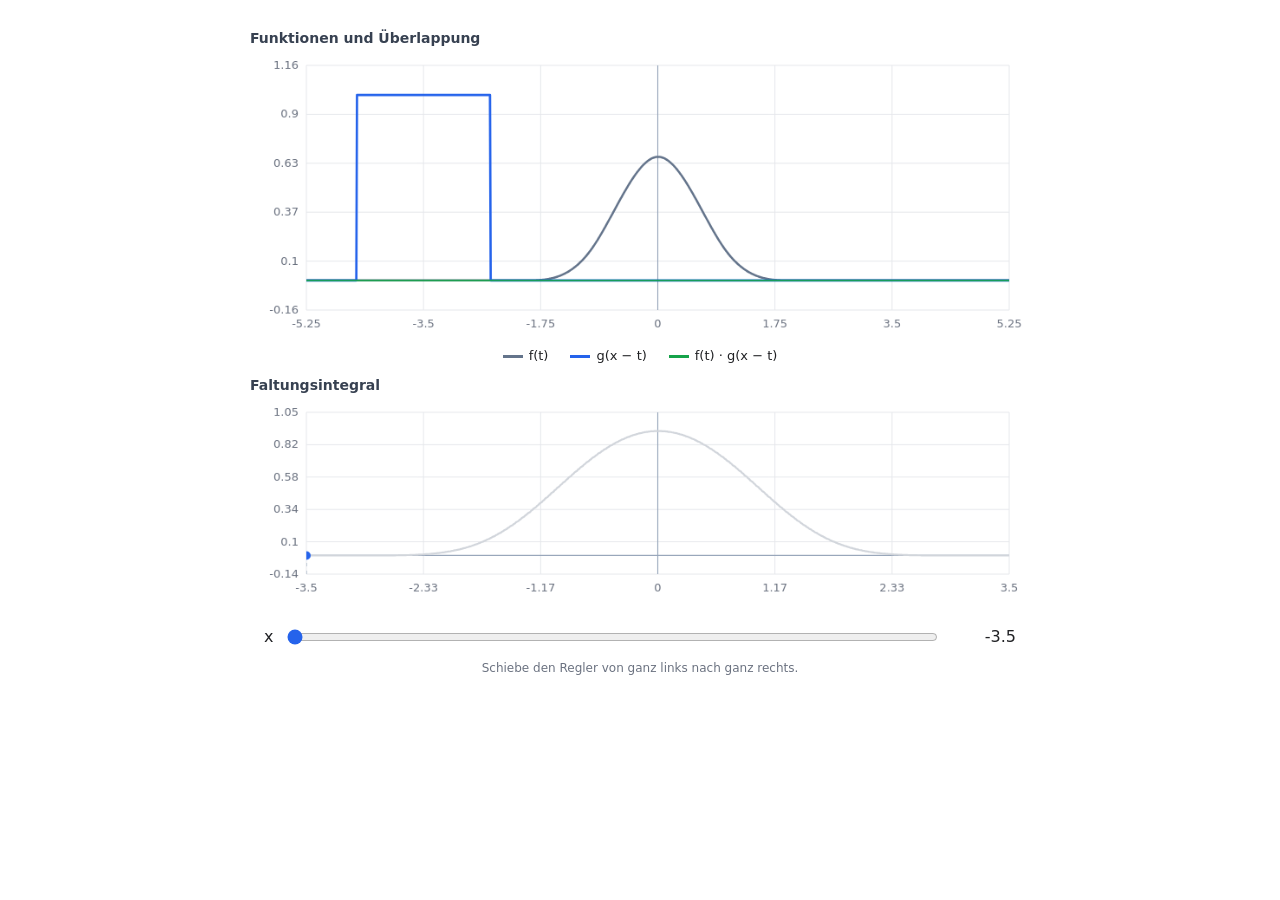
<file: Faltung/faltung_interaktiv_M3.html>
<!doctype html>
<html lang="de">
<head>
<meta charset="utf-8">
<meta name="viewport" content="width=device-width, initial-scale=1">
<title>Faltung – interaktive Animation</title>
<style>
*{box-sizing:border-box}
body{margin:0;padding:16px;font:16px system-ui,-apple-system,sans-serif;background:#fff;color:#202124}
main{width:min(100%,780px);margin:auto}
.formula{text-align:center;font:italic 21px Georgia,serif;margin:5px 0 15px}
.caption{font-size:14px;color:#374151;margin:14px 0 2px;font-weight:600}
canvas{display:block;width:100%;height:auto}
.legend{display:flex;justify-content:center;flex-wrap:wrap;gap:10px 22px;font-size:13px;margin:5px 0 12px}
.swatch{display:inline-block;width:20px;height:3px;vertical-align:middle;margin-right:6px}
.controls{display:flex;align-items:center;gap:12px;padding:20px 14px 8px}
input[type=range]{flex:1;min-width:0;accent-color:#2563eb;cursor:pointer;touch-action:pan-y}
output{min-width:64px;text-align:right;font-variant-numeric:tabular-nums}
.hint{color:#6b7280;text-align:center;font-size:12px;margin:6px 0 0}
</style>
</head>
<body><main>
<!-- <div class="formula">(f * g)(x) = ∫ f(t) · g(x − t) dt</div> -->
<div class="caption">Funktionen und Überlappung</div>
<canvas id="top" width="900" height="340" aria-label="f(t), verschobenes g(x-t) und Produkt"></canvas>
<div class="legend">
<span><i class="swatch" style="background:#64748b"></i>f(t)</span>
<span><i class="swatch" style="background:#2563eb"></i>g(x − t)</span>
<span><i class="swatch" style="background:#16a34a"></i>f(t) · g(x − t)</span>
</div>
<div class="caption">Faltungsintegral</div>
<canvas id="bottom" width="900" height="245" aria-label="Faltungskurve und aktueller Integralwert"></canvas>
<div class="controls">
<label for="slider">x</label>
<input id="slider" type="range" min="-3.5" max="3.5" step="any" value="-3.5">
<output id="value" for="slider"></output>
</div>
<div class="hint">Schiebe den Regler von ganz links nach ganz rechts.</div>
</main>
<script>
const t=[-5.25, -5.2394895, -5.228979, -5.2184685, -5.207958, -5.1974474, -5.1869369, -5.1764264, -5.1659159, -5.1554054, -5.1448949, -5.1343844, -5.1238739, -5.1133634, -5.1028529, -5.0923423, -5.0818318, -5.0713213, -5.0608108, -5.0503003, -5.0397898, -5.0292793, -5.0187688, -5.0082583, -4.9977477, -4.9872372, -4.9767267, -4.9662162, -4.9557057, -4.9451952, -4.9346847, -4.9241742, -4.9136637, -4.9031532, -4.8926426, -4.8821321, -4.8716216, -4.8611111, -4.8506006, -4.8400901, -4.8295796, -4.8190691, -4.8085586, -4.798048, -4.7875375, -4.777027, -4.7665165, -4.756006, -4.7454955, -4.734985, -4.7244745, -4.713964, -4.7034535, -4.6929429, -4.6824324, -4.6719219, -4.6614114, -4.6509009, -4.6403904, -4.6298799, -4.6193694, -4.6088589, -4.5983483, -4.5878378, -4.5773273, -4.5668168, -4.5563063, -4.5457958, -4.5352853, -4.5247748, -4.5142643, -4.5037538, -4.4932432, -4.4827327, -4.4722222, -4.4617117, -4.4512012, -4.4406907, -4.4301802, -4.4196697, -4.4091592, -4.3986486, -4.3881381, -4.3776276, -4.3671171, -4.3566066, -4.3460961, -4.3355856, -4.3250751, -4.3145646, -4.3040541, -4.2935435, -4.283033, -4.2725225, -4.262012, -4.2515015, -4.240991, -4.2304805, -4.21997, -4.2094595, -4.1989489, -4.1884384, -4.1779279, -4.1674174, -4.1569069, -4.1463964, -4.1358859, -4.1253754, -4.1148649, -4.1043544, -4.0938438, -4.0833333, -4.0728228, -4.0623123, -4.0518018, -4.0412913, -4.0307808, -4.0202703, -4.0097598, -3.9992492, -3.9887387, -3.9782282, -3.9677177, -3.9572072, -3.9466967, -3.9361862, -3.9256757, -3.9151652, -3.9046547, -3.8941441, -3.8836336, -3.8731231, -3.8626126, -3.8521021, -3.8415916, -3.8310811, -3.8205706, -3.8100601, -3.7995495, -3.789039, -3.7785285, -3.768018, -3.7575075, -3.746997, -3.7364865, -3.725976, -3.7154655, -3.704955, -3.6944444, -3.6839339, -3.6734234, -3.6629129, -3.6524024, -3.6418919, -3.6313814, -3.6208709, -3.6103604, -3.5998498, -3.5893393, -3.5788288, -3.5683183, -3.5578078, -3.5472973, -3.5367868, -3.5262763, -3.5157658, -3.5052553, -3.4947447, -3.4842342, -3.4737237, -3.4632132, -3.4527027, -3.4421922, -3.4316817, -3.4211712, -3.4106607, -3.4001502, -3.3896396, -3.3791291, -3.3686186, -3.3581081, -3.3475976, -3.3370871, -3.3265766, -3.3160661, -3.3055556, -3.295045, -3.2845345, -3.274024, -3.2635135, -3.253003, -3.2424925, -3.231982, -3.2214715, -3.210961, -3.2004505, -3.1899399, -3.1794294, -3.1689189, -3.1584084, -3.1478979, -3.1373874, -3.1268769, -3.1163664, -3.1058559, -3.0953453, -3.0848348, -3.0743243, -3.0638138, -3.0533033, -3.0427928, -3.0322823, -3.0217718, -3.0112613, -3.0007508, -2.9902402, -2.9797297, -2.9692192, -2.9587087, -2.9481982, -2.9376877, -2.9271772, -2.9166667, -2.9061562, -2.8956456, -2.8851351, -2.8746246, -2.8641141, -2.8536036, -2.8430931, -2.8325826, -2.8220721, -2.8115616, -2.8010511, -2.7905405, -2.78003, -2.7695195, -2.759009, -2.7484985, -2.737988, -2.7274775, -2.716967, -2.7064565, -2.6959459, -2.6854354, -2.6749249, -2.6644144, -2.6539039, -2.6433934, -2.6328829, -2.6223724, -2.6118619, -2.6013514, -2.5908408, -2.5803303, -2.5698198, -2.5593093, -2.5487988, -2.5382883, -2.5277778, -2.5172673, -2.5067568, -2.4962462, -2.4857357, -2.4752252, -2.4647147, -2.4542042, -2.4436937, -2.4331832, -2.4226727, -2.4121622, -2.4016517, -2.3911411, -2.3806306, -2.3701201, -2.3596096, -2.3490991, -2.3385886, -2.3280781, -2.3175676, -2.3070571, -2.2965465, -2.286036, -2.2755255, -2.265015, -2.2545045, -2.243994, -2.2334835, -2.222973, -2.2124625, -2.201952, -2.1914414, -2.1809309, -2.1704204, -2.1599099, -2.1493994, -2.1388889, -2.1283784, -2.1178679, -2.1073574, -2.0968468, -2.0863363, -2.0758258, -2.0653153, -2.0548048, -2.0442943, -2.0337838, -2.0232733, -2.0127628, -2.0022523, -1.9917417, -1.9812312, -1.9707207, -1.9602102, -1.9496997, -1.9391892, -1.9286787, -1.9181682, -1.9076577, -1.8971471, -1.8866366, -1.8761261, -1.8656156, -1.8551051, -1.8445946, -1.8340841, -1.8235736, -1.8130631, -1.8025526, -1.792042, -1.7815315, -1.771021, -1.7605105, -1.75, -1.7394895, -1.728979, -1.7184685, -1.707958, -1.6974474, -1.6869369, -1.6764264, -1.6659159, -1.6554054, -1.6448949, -1.6343844, -1.6238739, -1.6133634, -1.6028529, -1.5923423, -1.5818318, -1.5713213, -1.5608108, -1.5503003, -1.5397898, -1.5292793, -1.5187688, -1.5082583, -1.4977477, -1.4872372, -1.4767267, -1.4662162, -1.4557057, -1.4451952, -1.4346847, -1.4241742, -1.4136637, -1.4031532, -1.3926426, -1.3821321, -1.3716216, -1.3611111, -1.3506006, -1.3400901, -1.3295796, -1.3190691, -1.3085586, -1.298048, -1.2875375, -1.277027, -1.2665165, -1.256006, -1.2454955, -1.234985, -1.2244745, -1.213964, -1.2034535, -1.1929429, -1.1824324, -1.1719219, -1.1614114, -1.1509009, -1.1403904, -1.1298799, -1.1193694, -1.1088589, -1.0983483, -1.0878378, -1.0773273, -1.0668168, -1.0563063, -1.0457958, -1.0352853, -1.0247748, -1.0142643, -1.0037538, -0.9932432, -0.9827327, -0.9722222, -0.9617117, -0.9512012, -0.9406907, -0.9301802, -0.9196697, -0.9091592, -0.8986486, -0.8881381, -0.8776276, -0.8671171, -0.8566066, -0.8460961, -0.8355856, -0.8250751, -0.8145646, -0.8040541, -0.7935435, -0.783033, -0.7725225, -0.762012, -0.7515015, -0.740991, -0.7304805, -0.71997, -0.7094595, -0.6989489, -0.6884384, -0.6779279, -0.6674174, -0.6569069, -0.6463964, -0.6358859, -0.6253754, -0.6148649, -0.6043544, -0.5938438, -0.5833333, -0.5728228, -0.5623123, -0.5518018, -0.5412913, -0.5307808, -0.5202703, -0.5097598, -0.4992492, -0.4887387, -0.4782282, -0.4677177, -0.4572072, -0.4466967, -0.4361862, -0.4256757, -0.4151652, -0.4046547, -0.3941441, -0.3836336, -0.3731231, -0.3626126, -0.3521021, -0.3415916, -0.3310811, -0.3205706, -0.3100601, -0.2995495, -0.289039, -0.2785285, -0.268018, -0.2575075, -0.246997, -0.2364865, -0.225976, -0.2154655, -0.204955, -0.1944444, -0.1839339, -0.1734234, -0.1629129, -0.1524024, -0.1418919, -0.1313814, -0.1208709, -0.1103604, -0.0998498, -0.0893393, -0.0788288, -0.0683183, -0.0578078, -0.0472973, -0.0367868, -0.0262763, -0.0157658, -0.0052553, 0.0052553, 0.0157658, 0.0262763, 0.0367868, 0.0472973, 0.0578078, 0.0683183, 0.0788288, 0.0893393, 0.0998498, 0.1103604, 0.1208709, 0.1313814, 0.1418919, 0.1524024, 0.1629129, 0.1734234, 0.1839339, 0.1944444, 0.204955, 0.2154655, 0.225976, 0.2364865, 0.246997, 0.2575075, 0.268018, 0.2785285, 0.289039, 0.2995495, 0.3100601, 0.3205706, 0.3310811, 0.3415916, 0.3521021, 0.3626126, 0.3731231, 0.3836336, 0.3941441, 0.4046547, 0.4151652, 0.4256757, 0.4361862, 0.4466967, 0.4572072, 0.4677177, 0.4782282, 0.4887387, 0.4992492, 0.5097598, 0.5202703, 0.5307808, 0.5412913, 0.5518018, 0.5623123, 0.5728228, 0.5833333, 0.5938438, 0.6043544, 0.6148649, 0.6253754, 0.6358859, 0.6463964, 0.6569069, 0.6674174, 0.6779279, 0.6884384, 0.6989489, 0.7094595, 0.71997, 0.7304805, 0.740991, 0.7515015, 0.762012, 0.7725225, 0.783033, 0.7935435, 0.8040541, 0.8145646, 0.8250751, 0.8355856, 0.8460961, 0.8566066, 0.8671171, 0.8776276, 0.8881381, 0.8986486, 0.9091592, 0.9196697, 0.9301802, 0.9406907, 0.9512012, 0.9617117, 0.9722222, 0.9827327, 0.9932432, 1.0037538, 1.0142643, 1.0247748, 1.0352853, 1.0457958, 1.0563063, 1.0668168, 1.0773273, 1.0878378, 1.0983483, 1.1088589, 1.1193694, 1.1298799, 1.1403904, 1.1509009, 1.1614114, 1.1719219, 1.1824324, 1.1929429, 1.2034535, 1.213964, 1.2244745, 1.234985, 1.2454955, 1.256006, 1.2665165, 1.277027, 1.2875375, 1.298048, 1.3085586, 1.3190691, 1.3295796, 1.3400901, 1.3506006, 1.3611111, 1.3716216, 1.3821321, 1.3926426, 1.4031532, 1.4136637, 1.4241742, 1.4346847, 1.4451952, 1.4557057, 1.4662162, 1.4767267, 1.4872372, 1.4977477, 1.5082583, 1.5187688, 1.5292793, 1.5397898, 1.5503003, 1.5608108, 1.5713213, 1.5818318, 1.5923423, 1.6028529, 1.6133634, 1.6238739, 1.6343844, 1.6448949, 1.6554054, 1.6659159, 1.6764264, 1.6869369, 1.6974474, 1.707958, 1.7184685, 1.728979, 1.7394895, 1.75, 1.7605105, 1.771021, 1.7815315, 1.792042, 1.8025526, 1.8130631, 1.8235736, 1.8340841, 1.8445946, 1.8551051, 1.8656156, 1.8761261, 1.8866366, 1.8971471, 1.9076577, 1.9181682, 1.9286787, 1.9391892, 1.9496997, 1.9602102, 1.9707207, 1.9812312, 1.9917417, 2.0022523, 2.0127628, 2.0232733, 2.0337838, 2.0442943, 2.0548048, 2.0653153, 2.0758258, 2.0863363, 2.0968468, 2.1073574, 2.1178679, 2.1283784, 2.1388889, 2.1493994, 2.1599099, 2.1704204, 2.1809309, 2.1914414, 2.201952, 2.2124625, 2.222973, 2.2334835, 2.243994, 2.2545045, 2.265015, 2.2755255, 2.286036, 2.2965465, 2.3070571, 2.3175676, 2.3280781, 2.3385886, 2.3490991, 2.3596096, 2.3701201, 2.3806306, 2.3911411, 2.4016517, 2.4121622, 2.4226727, 2.4331832, 2.4436937, 2.4542042, 2.4647147, 2.4752252, 2.4857357, 2.4962462, 2.5067568, 2.5172673, 2.5277778, 2.5382883, 2.5487988, 2.5593093, 2.5698198, 2.5803303, 2.5908408, 2.6013514, 2.6118619, 2.6223724, 2.6328829, 2.6433934, 2.6539039, 2.6644144, 2.6749249, 2.6854354, 2.6959459, 2.7064565, 2.716967, 2.7274775, 2.737988, 2.7484985, 2.759009, 2.7695195, 2.78003, 2.7905405, 2.8010511, 2.8115616, 2.8220721, 2.8325826, 2.8430931, 2.8536036, 2.8641141, 2.8746246, 2.8851351, 2.8956456, 2.9061562, 2.9166667, 2.9271772, 2.9376877, 2.9481982, 2.9587087, 2.9692192, 2.9797297, 2.9902402, 3.0007508, 3.0112613, 3.0217718, 3.0322823, 3.0427928, 3.0533033, 3.0638138, 3.0743243, 3.0848348, 3.0953453, 3.1058559, 3.1163664, 3.1268769, 3.1373874, 3.1478979, 3.1584084, 3.1689189, 3.1794294, 3.1899399, 3.2004505, 3.210961, 3.2214715, 3.231982, 3.2424925, 3.253003, 3.2635135, 3.274024, 3.2845345, 3.295045, 3.3055556, 3.3160661, 3.3265766, 3.3370871, 3.3475976, 3.3581081, 3.3686186, 3.3791291, 3.3896396, 3.4001502, 3.4106607, 3.4211712, 3.4316817, 3.4421922, 3.4527027, 3.4632132, 3.4737237, 3.4842342, 3.4947447, 3.5052553, 3.5157658, 3.5262763, 3.5367868, 3.5472973, 3.5578078, 3.5683183, 3.5788288, 3.5893393, 3.5998498, 3.6103604, 3.6208709, 3.6313814, 3.6418919, 3.6524024, 3.6629129, 3.6734234, 3.6839339, 3.6944444, 3.704955, 3.7154655, 3.725976, 3.7364865, 3.746997, 3.7575075, 3.768018, 3.7785285, 3.789039, 3.7995495, 3.8100601, 3.8205706, 3.8310811, 3.8415916, 3.8521021, 3.8626126, 3.8731231, 3.8836336, 3.8941441, 3.9046547, 3.9151652, 3.9256757, 3.9361862, 3.9466967, 3.9572072, 3.9677177, 3.9782282, 3.9887387, 3.9992492, 4.0097598, 4.0202703, 4.0307808, 4.0412913, 4.0518018, 4.0623123, 4.0728228, 4.0833333, 4.0938438, 4.1043544, 4.1148649, 4.1253754, 4.1358859, 4.1463964, 4.1569069, 4.1674174, 4.1779279, 4.1884384, 4.1989489, 4.2094595, 4.21997, 4.2304805, 4.240991, 4.2515015, 4.262012, 4.2725225, 4.283033, 4.2935435, 4.3040541, 4.3145646, 4.3250751, 4.3355856, 4.3460961, 4.3566066, 4.3671171, 4.3776276, 4.3881381, 4.3986486, 4.4091592, 4.4196697, 4.4301802, 4.4406907, 4.4512012, 4.4617117, 4.4722222, 4.4827327, 4.4932432, 4.5037538, 4.5142643, 4.5247748, 4.5352853, 4.5457958, 4.5563063, 4.5668168, 4.5773273, 4.5878378, 4.5983483, 4.6088589, 4.6193694, 4.6298799, 4.6403904, 4.6509009, 4.6614114, 4.6719219, 4.6824324, 4.6929429, 4.7034535, 4.713964, 4.7244745, 4.734985, 4.7454955, 4.756006, 4.7665165, 4.777027, 4.7875375, 4.798048, 4.8085586, 4.8190691, 4.8295796, 4.8400901, 4.8506006, 4.8611111, 4.8716216, 4.8821321, 4.8926426, 4.9031532, 4.9136637, 4.9241742, 4.9346847, 4.9451952, 4.9557057, 4.9662162, 4.9767267, 4.9872372, 4.9977477, 5.0082583, 5.0187688, 5.0292793, 5.0397898, 5.0503003, 5.0608108, 5.0713213, 5.0818318, 5.0923423, 5.1028529, 5.1133634, 5.1238739, 5.1343844, 5.1448949, 5.1554054, 5.1659159, 5.1764264, 5.1869369, 5.1974474, 5.207958, 5.2184685, 5.228979, 5.2394895, 5.25], f=[0.0, 0.0, 0.0, 0.0, 0.0, 0.0, 0.0, 0.0, 0.0, 0.0, 0.0, 0.0, 0.0, 0.0, 0.0, 0.0, 0.0, 0.0, 0.0, 0.0, 0.0, 0.0, 0.0, 0.0, 0.0, 0.0, 0.0, 0.0, 0.0, 0.0, 0.0, 0.0, 0.0, 0.0, 0.0, 0.0, 0.0, 0.0, 0.0, 0.0, 0.0, 0.0, 0.0, 0.0, 0.0, 0.0, 0.0, 0.0, 0.0, 0.0, 0.0, 0.0, 0.0, 0.0, 0.0, 0.0, 0.0, 0.0, 0.0, 0.0, 0.0, 0.0, 0.0, 0.0, 0.0, 0.0, 0.0, 0.0, 0.0, 0.0, 0.0, 0.0, 0.0, 0.0, 0.0, 0.0, 0.0, 0.0, 0.0, 0.0, 0.0, 0.0, 0.0, 0.0, 0.0, 0.0, 0.0, 0.0, 0.0, 0.0, 0.0, 0.0, 0.0, 0.0, 0.0, 0.0, 0.0, 0.0, 0.0, 0.0, 0.0, 0.0, 0.0, 0.0, 0.0, 0.0, 0.0, 0.0, 0.0, 0.0, 0.0, 0.0, 0.0, 0.0, 0.0, 0.0, 0.0, 0.0, 0.0, 0.0, 0.0, 0.0, 0.0, 0.0, 0.0, 0.0, 0.0, 0.0, 0.0, 0.0, 0.0, 0.0, 0.0, 0.0, 0.0, 0.0, 0.0, 0.0, 0.0, 0.0, 0.0, 0.0, 0.0, 0.0, 0.0, 0.0, 0.0, 0.0, 0.0, 0.0, 0.0, 0.0, 0.0, 0.0, 0.0, 0.0, 0.0, 0.0, 0.0, 0.0, 0.0, 0.0, 0.0, 0.0, 0.0, 0.0, 0.0, 0.0, 0.0, 0.0, 0.0, 0.0, 0.0, 0.0, 0.0, 0.0, 0.0, 0.0, 0.0, 0.0, 0.0, 0.0, 0.0, 0.0, 0.0, 0.0, 0.0, 0.0, 0.0, 0.0, 0.0, 0.0, 0.0, 0.0, 0.0, 0.0, 0.0, 0.0, 0.0, 0.0, 0.0, 0.0, 0.0, 0.0, 0.0, 0.0, 0.0, 0.0, 0.0, 0.0, 0.0, 0.0, 0.0, 0.0, 0.0, 0.0, 0.0, 0.0, 0.0, 0.0, 0.0, 0.0, 0.0, 0.0, 0.0, 0.0, 0.0, 0.0, 0.0, 0.0, 0.0, 0.0, 0.0, 0.0, 0.0, 0.0, 0.0, 0.0, 0.0, 0.0, 0.0, 0.0, 0.0, 0.0, 0.0, 0.0, 0.0, 0.0, 0.0, 0.0, 0.0, 0.0, 0.0, 0.0, 0.0, 0.0, 0.0, 0.0, 0.0, 0.0, 0.0, 0.0, 0.0, 0.0, 0.0, 0.0, 0.0, 0.0, 0.0, 0.0, 0.0, 0.0, 0.0, 0.0, 0.0, 0.0, 0.0, 0.0, 0.0, 0.0, 0.0, 0.0, 0.0, 0.0, 0.0, 0.0, 0.0, 0.0, 0.0, 0.0, 0.0, 0.0, 0.0, 0.0, 0.0, 0.0, 0.0, 0.0, 0.0, 0.0, 0.0, 0.0, 0.0, 0.0, 0.0, 0.0, 0.0, 0.0, 0.0, 0.0, 0.0, 5e-07, 2.5e-06, 7.1e-06, 1.55e-05, 2.89e-05, 4.85e-05, 7.53e-05, 0.0001107, 0.0001556, 0.0002113, 0.000279, 0.0003597, 0.0004548, 0.0005652, 0.0006922, 0.000837, 0.0010007, 0.0011845, 0.0013895, 0.0016169, 0.0018678, 0.0021435, 0.002445, 0.0027736, 0.0031304, 0.0035165, 0.0039332, 0.0043815, 0.0048627, 0.0053779, 0.0059282, 0.0065149, 0.007139, 0.0078019, 0.0085045, 0.0092481, 0.0100338, 0.0108628, 0.0117363, 0.0126553, 0.0136212, 0.014635, 0.0156979, 0.016811, 0.0179756, 0.0191927, 0.0204636, 0.0217894, 0.0231713, 0.0246104, 0.0261079, 0.0276649, 0.0292826, 0.0309622, 0.0327049, 0.0345117, 0.0363839, 0.0383226, 0.0403289, 0.0424041, 0.0445493, 0.0467657, 0.0490544, 0.0514166, 0.0538534, 0.056366, 0.0589556, 0.0616233, 0.0643703, 0.0671977, 0.0701067, 0.0730986, 0.0761743, 0.0793352, 0.0825822, 0.0859168, 0.0893398, 0.0928527, 0.0964564, 0.1001522, 0.1039412, 0.1078245, 0.1118035, 0.1158791, 0.1200526, 0.1243251, 0.1286978, 0.1331719, 0.1377484, 0.1424286, 0.1472137, 0.1521048, 0.157103, 0.1622095, 0.1674255, 0.1727506, 0.1781823, 0.1837169, 0.1893511, 0.1950813, 0.200904, 0.2068158, 0.2128133, 0.2188928, 0.2250509, 0.2312842, 0.2375892, 0.2439623, 0.2504001, 0.2568991, 0.2634559, 0.2700668, 0.2767286, 0.2834376, 0.2901904, 0.2969835, 0.3038134, 0.3106767, 0.3175698, 0.3244893, 0.3314317, 0.3383935, 0.3453713, 0.3523614, 0.3593606, 0.3663651, 0.3733717, 0.3803768, 0.3873769, 0.3943686, 0.4013483, 0.4083126, 0.415258, 0.422181, 0.4290781, 0.4359458, 0.4427807, 0.4495793, 0.4563381, 0.4630536, 0.4697223, 0.4763407, 0.4829054, 0.4894129, 0.4958597, 0.5022423, 0.5085572, 0.5148009, 0.52097, 0.527061, 0.5330703, 0.5389946, 0.5448303, 0.5505739, 0.556222, 0.5617711, 0.5672177, 0.5725582, 0.5777893, 0.5829074, 0.5879091, 0.5927909, 0.5975493, 0.6021807, 0.6066818, 0.611049, 0.6152789, 0.619368, 0.6233127, 0.6271097, 0.6307554, 0.6342463, 0.637579, 0.64075, 0.6437557, 0.6465928, 0.6492576, 0.6517469, 0.654057, 0.6561844, 0.6581258, 0.6598775, 0.6614362, 0.6627983, 0.6639604, 0.664919, 0.6656705, 0.6662116, 0.6665387, 0.6666483, 0.6665387, 0.6662116, 0.6656705, 0.664919, 0.6639604, 0.6627983, 0.6614362, 0.6598775, 0.6581258, 0.6561844, 0.654057, 0.6517469, 0.6492576, 0.6465928, 0.6437557, 0.64075, 0.637579, 0.6342463, 0.6307554, 0.6271097, 0.6233127, 0.619368, 0.6152789, 0.611049, 0.6066818, 0.6021807, 0.5975493, 0.5927909, 0.5879091, 0.5829074, 0.5777893, 0.5725582, 0.5672177, 0.5617711, 0.556222, 0.5505739, 0.5448303, 0.5389946, 0.5330703, 0.527061, 0.52097, 0.5148009, 0.5085572, 0.5022423, 0.4958597, 0.4894129, 0.4829054, 0.4763407, 0.4697223, 0.4630536, 0.4563381, 0.4495793, 0.4427807, 0.4359458, 0.4290781, 0.422181, 0.415258, 0.4083126, 0.4013483, 0.3943686, 0.3873769, 0.3803768, 0.3733717, 0.3663651, 0.3593606, 0.3523614, 0.3453713, 0.3383935, 0.3314317, 0.3244893, 0.3175698, 0.3106767, 0.3038134, 0.2969835, 0.2901904, 0.2834376, 0.2767286, 0.2700668, 0.2634559, 0.2568991, 0.2504001, 0.2439623, 0.2375892, 0.2312842, 0.2250509, 0.2188928, 0.2128133, 0.2068158, 0.200904, 0.1950813, 0.1893511, 0.1837169, 0.1781823, 0.1727506, 0.1674255, 0.1622095, 0.157103, 0.1521048, 0.1472137, 0.1424286, 0.1377484, 0.1331719, 0.1286978, 0.1243251, 0.1200526, 0.1158791, 0.1118035, 0.1078245, 0.1039412, 0.1001522, 0.0964564, 0.0928527, 0.0893398, 0.0859168, 0.0825822, 0.0793352, 0.0761743, 0.0730986, 0.0701067, 0.0671977, 0.0643703, 0.0616233, 0.0589556, 0.056366, 0.0538534, 0.0514166, 0.0490544, 0.0467657, 0.0445493, 0.0424041, 0.0403289, 0.0383226, 0.0363839, 0.0345117, 0.0327049, 0.0309622, 0.0292826, 0.0276649, 0.0261079, 0.0246104, 0.0231713, 0.0217894, 0.0204636, 0.0191927, 0.0179756, 0.016811, 0.0156979, 0.014635, 0.0136212, 0.0126553, 0.0117363, 0.0108628, 0.0100338, 0.0092481, 0.0085045, 0.0078019, 0.007139, 0.0065149, 0.0059282, 0.0053779, 0.0048627, 0.0043815, 0.0039332, 0.0035165, 0.0031304, 0.0027736, 0.002445, 0.0021435, 0.0018678, 0.0016169, 0.0013895, 0.0011845, 0.0010007, 0.000837, 0.0006922, 0.0005652, 0.0004548, 0.0003597, 0.000279, 0.0002113, 0.0001556, 0.0001107, 7.53e-05, 4.85e-05, 2.89e-05, 1.55e-05, 7.1e-06, 2.5e-06, 5e-07, 0.0, 0.0, 0.0, 0.0, 0.0, 0.0, 0.0, 0.0, 0.0, 0.0, 0.0, 0.0, 0.0, 0.0, 0.0, 0.0, 0.0, 0.0, 0.0, 0.0, 0.0, 0.0, 0.0, 0.0, 0.0, 0.0, 0.0, 0.0, 0.0, 0.0, 0.0, 0.0, 0.0, 0.0, 0.0, 0.0, 0.0, 0.0, 0.0, 0.0, 0.0, 0.0, 0.0, 0.0, 0.0, 0.0, 0.0, 0.0, 0.0, 0.0, 0.0, 0.0, 0.0, 0.0, 0.0, 0.0, 0.0, 0.0, 0.0, 0.0, 0.0, 0.0, 0.0, 0.0, 0.0, 0.0, 0.0, 0.0, 0.0, 0.0, 0.0, 0.0, 0.0, 0.0, 0.0, 0.0, 0.0, 0.0, 0.0, 0.0, 0.0, 0.0, 0.0, 0.0, 0.0, 0.0, 0.0, 0.0, 0.0, 0.0, 0.0, 0.0, 0.0, 0.0, 0.0, 0.0, 0.0, 0.0, 0.0, 0.0, 0.0, 0.0, 0.0, 0.0, 0.0, 0.0, 0.0, 0.0, 0.0, 0.0, 0.0, 0.0, 0.0, 0.0, 0.0, 0.0, 0.0, 0.0, 0.0, 0.0, 0.0, 0.0, 0.0, 0.0, 0.0, 0.0, 0.0, 0.0, 0.0, 0.0, 0.0, 0.0, 0.0, 0.0, 0.0, 0.0, 0.0, 0.0, 0.0, 0.0, 0.0, 0.0, 0.0, 0.0, 0.0, 0.0, 0.0, 0.0, 0.0, 0.0, 0.0, 0.0, 0.0, 0.0, 0.0, 0.0, 0.0, 0.0, 0.0, 0.0, 0.0, 0.0, 0.0, 0.0, 0.0, 0.0, 0.0, 0.0, 0.0, 0.0, 0.0, 0.0, 0.0, 0.0, 0.0, 0.0, 0.0, 0.0, 0.0, 0.0, 0.0, 0.0, 0.0, 0.0, 0.0, 0.0, 0.0, 0.0, 0.0, 0.0, 0.0, 0.0, 0.0, 0.0, 0.0, 0.0, 0.0, 0.0, 0.0, 0.0, 0.0, 0.0, 0.0, 0.0, 0.0, 0.0, 0.0, 0.0, 0.0, 0.0, 0.0, 0.0, 0.0, 0.0, 0.0, 0.0, 0.0, 0.0, 0.0, 0.0, 0.0, 0.0, 0.0, 0.0, 0.0, 0.0, 0.0, 0.0, 0.0, 0.0, 0.0, 0.0, 0.0, 0.0, 0.0, 0.0, 0.0, 0.0, 0.0, 0.0, 0.0, 0.0, 0.0, 0.0, 0.0, 0.0, 0.0, 0.0, 0.0, 0.0, 0.0, 0.0, 0.0, 0.0, 0.0, 0.0, 0.0, 0.0, 0.0, 0.0, 0.0, 0.0, 0.0, 0.0, 0.0, 0.0, 0.0, 0.0, 0.0, 0.0, 0.0, 0.0, 0.0, 0.0, 0.0, 0.0, 0.0, 0.0, 0.0, 0.0, 0.0, 0.0, 0.0, 0.0, 0.0, 0.0, 0.0, 0.0, 0.0, 0.0, 0.0, 0.0, 0.0, 0.0, 0.0, 0.0, 0.0, 0.0, 0.0, 0.0, 0.0, 0.0, 0.0, 0.0, 0.0, 0.0, 0.0, 0.0, 0.0, 0.0], u=[-1.0, -0.9992, -0.9984, -0.9976, -0.9968, -0.996, -0.9952, -0.9944, -0.9936, -0.9928, -0.992, -0.9912, -0.9904, -0.9896, -0.9888, -0.988, -0.9872, -0.9864, -0.9856, -0.9848, -0.984, -0.9832, -0.9824, -0.9816, -0.9808, -0.98, -0.9792, -0.9784, -0.9776, -0.9768, -0.976, -0.9752, -0.9744, -0.9736, -0.9728, -0.972, -0.9712, -0.9704, -0.9696, -0.9688, -0.968, -0.9672, -0.9664, -0.9656, -0.9648, -0.964, -0.9632, -0.9624, -0.9616, -0.9608, -0.96, -0.9592, -0.9584, -0.9576, -0.9568, -0.956, -0.9552, -0.9544, -0.9536, -0.9528, -0.952, -0.9512, -0.9504, -0.9496, -0.9488, -0.948, -0.9472, -0.9464, -0.9456, -0.9448, -0.944, -0.9432, -0.9424, -0.9416, -0.9408, -0.94, -0.9392, -0.9384, -0.9376, -0.9368, -0.936, -0.9352, -0.9344, -0.9336, -0.9328, -0.932, -0.9312, -0.9304, -0.9296, -0.9288, -0.928, -0.9272, -0.9264, -0.9256, -0.9248, -0.924, -0.9232, -0.9224, -0.9216, -0.9208, -0.92, -0.9192, -0.9184, -0.9176, -0.9168, -0.916, -0.9152, -0.9144, -0.9136, -0.9128, -0.912, -0.9112, -0.9104, -0.9096, -0.9088, -0.908, -0.9072, -0.9064, -0.9056, -0.9048, -0.904, -0.9032, -0.9024, -0.9016, -0.9008, -0.9, -0.8992, -0.8984, -0.8976, -0.8968, -0.896, -0.8952, -0.8944, -0.8936, -0.8928, -0.892, -0.8912, -0.8904, -0.8896, -0.8888, -0.888, -0.8872, -0.8864, -0.8856, -0.8848, -0.884, -0.8832, -0.8824, -0.8816, -0.8808, -0.88, -0.8792, -0.8784, -0.8776, -0.8768, -0.876, -0.8752, -0.8744, -0.8736, -0.8728, -0.872, -0.8712, -0.8704, -0.8696, -0.8688, -0.868, -0.8672, -0.8664, -0.8656, -0.8648, -0.864, -0.8632, -0.8624, -0.8616, -0.8608, -0.86, -0.8592, -0.8584, -0.8576, -0.8568, -0.856, -0.8552, -0.8544, -0.8536, -0.8528, -0.852, -0.8512, -0.8504, -0.8496, -0.8488, -0.848, -0.8472, -0.8464, -0.8456, -0.8448, -0.844, -0.8432, -0.8424, -0.8416, -0.8408, -0.84, -0.8392, -0.8384, -0.8376, -0.8368, -0.836, -0.8352, -0.8344, -0.8336, -0.8328, -0.832, -0.8312, -0.8304, -0.8296, -0.8288, -0.828, -0.8272, -0.8264, -0.8256, -0.8248, -0.824, -0.8232, -0.8224, -0.8216, -0.8208, -0.82, -0.8192, -0.8184, -0.8176, -0.8168, -0.816, -0.8152, -0.8144, -0.8136, -0.8128, -0.812, -0.8112, -0.8104, -0.8096, -0.8088, -0.808, -0.8072, -0.8064, -0.8056, -0.8048, -0.804, -0.8032, -0.8024, -0.8016, -0.8008, -0.8, -0.7992, -0.7984, -0.7976, -0.7968, -0.796, -0.7952, -0.7944, -0.7936, -0.7928, -0.792, -0.7912, -0.7904, -0.7896, -0.7888, -0.788, -0.7872, -0.7864, -0.7856, -0.7848, -0.784, -0.7832, -0.7824, -0.7816, -0.7808, -0.78, -0.7792, -0.7784, -0.7776, -0.7768, -0.776, -0.7752, -0.7744, -0.7736, -0.7728, -0.772, -0.7712, -0.7704, -0.7696, -0.7688, -0.768, -0.7672, -0.7664, -0.7656, -0.7648, -0.764, -0.7632, -0.7624, -0.7616, -0.7608, -0.76, -0.7592, -0.7584, -0.7576, -0.7568, -0.756, -0.7552, -0.7544, -0.7536, -0.7528, -0.752, -0.7512, -0.7504, -0.7496, -0.7488, -0.748, -0.7472, -0.7464, -0.7456, -0.7448, -0.744, -0.7432, -0.7424, -0.7416, -0.7408, -0.74, -0.7392, -0.7384, -0.7376, -0.7368, -0.736, -0.7352, -0.7344, -0.7336, -0.7328, -0.732, -0.7312, -0.7304, -0.7296, -0.7288, -0.728, -0.7272, -0.7264, -0.7256, -0.7248, -0.724, -0.7232, -0.7224, -0.7216, -0.7208, -0.72, -0.7192, -0.7184, -0.7176, -0.7168, -0.716, -0.7152, -0.7144, -0.7136, -0.7128, -0.712, -0.7112, -0.7104, -0.7096, -0.7088, -0.708, -0.7072, -0.7064, -0.7056, -0.7048, -0.704, -0.7032, -0.7024, -0.7016, -0.7008, -0.7, -0.6992, -0.6984, -0.6976, -0.6968, -0.696, -0.6952, -0.6944, -0.6936, -0.6928, -0.692, -0.6912, -0.6904, -0.6896, -0.6888, -0.688, -0.6872, -0.6864, -0.6856, -0.6848, -0.684, -0.6832, -0.6824, -0.6816, -0.6808, -0.68, -0.6792, -0.6784, -0.6776, -0.6768, -0.676, -0.6752, -0.6744, -0.6736, -0.6728, -0.672, -0.6712, -0.6704, -0.6696, -0.6688, -0.668, -0.6672, -0.6664, -0.6656, -0.6648, -0.664, -0.6632, -0.6624, -0.6616, -0.6608, -0.66, -0.6592, -0.6584, -0.6576, -0.6568, -0.656, -0.6552, -0.6544, -0.6536, -0.6528, -0.652, -0.6512, -0.6504, -0.6496, -0.6488, -0.648, -0.6472, -0.6464, -0.6456, -0.6448, -0.644, -0.6432, -0.6424, -0.6416, -0.6408, -0.64, -0.6392, -0.6384, -0.6376, -0.6368, -0.636, -0.6352, -0.6344, -0.6336, -0.6328, -0.632, -0.6312, -0.6304, -0.6296, -0.6288, -0.628, -0.6272, -0.6264, -0.6256, -0.6248, -0.624, -0.6232, -0.6224, -0.6216, -0.6208, -0.62, -0.6192, -0.6184, -0.6176, -0.6168, -0.616, -0.6152, -0.6144, -0.6136, -0.6128, -0.612, -0.6112, -0.6104, -0.6096, -0.6088, -0.608, -0.6072, -0.6064, -0.6056, -0.6048, -0.604, -0.6032, -0.6024, -0.6016, -0.6008, -0.6, -0.5992, -0.5984, -0.5976, -0.5968, -0.596, -0.5952, -0.5944, -0.5936, -0.5928, -0.592, -0.5912, -0.5904, -0.5896, -0.5888, -0.588, -0.5872, -0.5864, -0.5856, -0.5848, -0.584, -0.5832, -0.5824, -0.5816, -0.5808, -0.58, -0.5792, -0.5784, -0.5776, -0.5768, -0.576, -0.5752, -0.5744, -0.5736, -0.5728, -0.572, -0.5712, -0.5704, -0.5696, -0.5688, -0.568, -0.5672, -0.5664, -0.5656, -0.5648, -0.564, -0.5632, -0.5624, -0.5616, -0.5608, -0.56, -0.5592, -0.5584, -0.5576, -0.5568, -0.556, -0.5552, -0.5544, -0.5536, -0.5528, -0.552, -0.5512, -0.5504, -0.5496, -0.5488, -0.548, -0.5472, -0.5464, -0.5456, -0.5448, -0.544, -0.5432, -0.5424, -0.5416, -0.5408, -0.54, -0.5392, -0.5384, -0.5376, -0.5368, -0.536, -0.5352, -0.5344, -0.5336, -0.5328, -0.532, -0.5312, -0.5304, -0.5296, -0.5288, -0.528, -0.5272, -0.5264, -0.5256, -0.5248, -0.524, -0.5232, -0.5224, -0.5216, -0.5208, -0.52, -0.5192, -0.5184, -0.5176, -0.5168, -0.516, -0.5152, -0.5144, -0.5136, -0.5128, -0.512, -0.5112, -0.5104, -0.5096, -0.5088, -0.508, -0.5072, -0.5064, -0.5056, -0.5048, -0.504, -0.5032, -0.5024, -0.5016, -0.5008, -0.5, -0.4992, -0.4984, -0.4976, -0.4968, -0.496, -0.4952, -0.4944, -0.4936, -0.4928, -0.492, -0.4912, -0.4904, -0.4896, -0.4888, -0.488, -0.4872, -0.4864, -0.4856, -0.4848, -0.484, -0.4832, -0.4824, -0.4816, -0.4808, -0.48, -0.4792, -0.4784, -0.4776, -0.4768, -0.476, -0.4752, -0.4744, -0.4736, -0.4728, -0.472, -0.4712, -0.4704, -0.4696, -0.4688, -0.468, -0.4672, -0.4664, -0.4656, -0.4648, -0.464, -0.4632, -0.4624, -0.4616, -0.4608, -0.46, -0.4592, -0.4584, -0.4576, -0.4568, -0.456, -0.4552, -0.4544, -0.4536, -0.4528, -0.452, -0.4512, -0.4504, -0.4496, -0.4488, -0.448, -0.4472, -0.4464, -0.4456, -0.4448, -0.444, -0.4432, -0.4424, -0.4416, -0.4408, -0.44, -0.4392, -0.4384, -0.4376, -0.4368, -0.436, -0.4352, -0.4344, -0.4336, -0.4328, -0.432, -0.4312, -0.4304, -0.4296, -0.4288, -0.428, -0.4272, -0.4264, -0.4256, -0.4248, -0.424, -0.4232, -0.4224, -0.4216, -0.4208, -0.42, -0.4192, -0.4184, -0.4176, -0.4168, -0.416, -0.4152, -0.4144, -0.4136, -0.4128, -0.412, -0.4112, -0.4104, -0.4096, -0.4088, -0.408, -0.4072, -0.4064, -0.4056, -0.4048, -0.404, -0.4032, -0.4024, -0.4016, -0.4008, -0.4, -0.3992, -0.3984, -0.3976, -0.3968, -0.396, -0.3952, -0.3944, -0.3936, -0.3928, -0.392, -0.3912, -0.3904, -0.3896, -0.3888, -0.388, -0.3872, -0.3864, -0.3856, -0.3848, -0.384, -0.3832, -0.3824, -0.3816, -0.3808, -0.38, -0.3792, -0.3784, -0.3776, -0.3768, -0.376, -0.3752, -0.3744, -0.3736, -0.3728, -0.372, -0.3712, -0.3704, -0.3696, -0.3688, -0.368, -0.3672, -0.3664, -0.3656, -0.3648, -0.364, -0.3632, -0.3624, -0.3616, -0.3608, -0.36, -0.3592, -0.3584, -0.3576, -0.3568, -0.356, -0.3552, -0.3544, -0.3536, -0.3528, -0.352, -0.3512, -0.3504, -0.3496, -0.3488, -0.348, -0.3472, -0.3464, -0.3456, -0.3448, -0.344, -0.3432, -0.3424, -0.3416, -0.3408, -0.34, -0.3392, -0.3384, -0.3376, -0.3368, -0.336, -0.3352, -0.3344, -0.3336, -0.3328, -0.332, -0.3312, -0.3304, -0.3296, -0.3288, -0.328, -0.3272, -0.3264, -0.3256, -0.3248, -0.324, -0.3232, -0.3224, -0.3216, -0.3208, -0.32, -0.3192, -0.3184, -0.3176, -0.3168, -0.316, -0.3152, -0.3144, -0.3136, -0.3128, -0.312, -0.3112, -0.3104, -0.3096, -0.3088, -0.308, -0.3072, -0.3064, -0.3056, -0.3048, -0.304, -0.3032, -0.3024, -0.3016, -0.3008, -0.3, -0.2992, -0.2984, -0.2976, -0.2968, -0.296, -0.2952, -0.2944, -0.2936, -0.2928, -0.292, -0.2912, -0.2904, -0.2896, -0.2888, -0.288, -0.2872, -0.2864, -0.2856, -0.2848, -0.284, -0.2832, -0.2824, -0.2816, -0.2808, -0.28, -0.2792, -0.2784, -0.2776, -0.2768, -0.276, -0.2752, -0.2744, -0.2736, -0.2728, -0.272, -0.2712, -0.2704, -0.2696, -0.2688, -0.268, -0.2672, -0.2664, -0.2656, -0.2648, -0.264, -0.2632, -0.2624, -0.2616, -0.2608, -0.26, -0.2592, -0.2584, -0.2576, -0.2568, -0.256, -0.2552, -0.2544, -0.2536, -0.2528, -0.252, -0.2512, -0.2504, -0.2496, -0.2488, -0.248, -0.2472, -0.2464, -0.2456, -0.2448, -0.244, -0.2432, -0.2424, -0.2416, -0.2408, -0.24, -0.2392, -0.2384, -0.2376, -0.2368, -0.236, -0.2352, -0.2344, -0.2336, -0.2328, -0.232, -0.2312, -0.2304, -0.2296, -0.2288, -0.228, -0.2272, -0.2264, -0.2256, -0.2248, -0.224, -0.2232, -0.2224, -0.2216, -0.2208, -0.22, -0.2192, -0.2184, -0.2176, -0.2168, -0.216, -0.2152, -0.2144, -0.2136, -0.2128, -0.212, -0.2112, -0.2104, -0.2096, -0.2088, -0.208, -0.2072, -0.2064, -0.2056, -0.2048, -0.204, -0.2032, -0.2024, -0.2016, -0.2008, -0.2, -0.1992, -0.1984, -0.1976, -0.1968, -0.196, -0.1952, -0.1944, -0.1936, -0.1928, -0.192, -0.1912, -0.1904, -0.1896, -0.1888, -0.188, -0.1872, -0.1864, -0.1856, -0.1848, -0.184, -0.1832, -0.1824, -0.1816, -0.1808, -0.18, -0.1792, -0.1784, -0.1776, -0.1768, -0.176, -0.1752, -0.1744, -0.1736, -0.1728, -0.172, -0.1712, -0.1704, -0.1696, -0.1688, -0.168, -0.1672, -0.1664, -0.1656, -0.1648, -0.164, -0.1632, -0.1624, -0.1616, -0.1608, -0.16, -0.1592, -0.1584, -0.1576, -0.1568, -0.156, -0.1552, -0.1544, -0.1536, -0.1528, -0.152, -0.1512, -0.1504, -0.1496, -0.1488, -0.148, -0.1472, -0.1464, -0.1456, -0.1448, -0.144, -0.1432, -0.1424, -0.1416, -0.1408, -0.14, -0.1392, -0.1384, -0.1376, -0.1368, -0.136, -0.1352, -0.1344, -0.1336, -0.1328, -0.132, -0.1312, -0.1304, -0.1296, -0.1288, -0.128, -0.1272, -0.1264, -0.1256, -0.1248, -0.124, -0.1232, -0.1224, -0.1216, -0.1208, -0.12, -0.1192, -0.1184, -0.1176, -0.1168, -0.116, -0.1152, -0.1144, -0.1136, -0.1128, -0.112, -0.1112, -0.1104, -0.1096, -0.1088, -0.108, -0.1072, -0.1064, -0.1056, -0.1048, -0.104, -0.1032, -0.1024, -0.1016, -0.1008, -0.1, -0.0992, -0.0984, -0.0976, -0.0968, -0.096, -0.0952, -0.0944, -0.0936, -0.0928, -0.092, -0.0912, -0.0904, -0.0896, -0.0888, -0.088, -0.0872, -0.0864, -0.0856, -0.0848, -0.084, -0.0832, -0.0824, -0.0816, -0.0808, -0.08, -0.0792, -0.0784, -0.0776, -0.0768, -0.076, -0.0752, -0.0744, -0.0736, -0.0728, -0.072, -0.0712, -0.0704, -0.0696, -0.0688, -0.068, -0.0672, -0.0664, -0.0656, -0.0648, -0.064, -0.0632, -0.0624, -0.0616, -0.0608, -0.06, -0.0592, -0.0584, -0.0576, -0.0568, -0.056, -0.0552, -0.0544, -0.0536, -0.0528, -0.052, -0.0512, -0.0504, -0.0496, -0.0488, -0.048, -0.0472, -0.0464, -0.0456, -0.0448, -0.044, -0.0432, -0.0424, -0.0416, -0.0408, -0.04, -0.0392, -0.0384, -0.0376, -0.0368, -0.036, -0.0352, -0.0344, -0.0336, -0.0328, -0.032, -0.0312, -0.0304, -0.0296, -0.0288, -0.028, -0.0272, -0.0264, -0.0256, -0.0248, -0.024, -0.0232, -0.0224, -0.0216, -0.0208, -0.02, -0.0192, -0.0184, -0.0176, -0.0168, -0.016, -0.0152, -0.0144, -0.0136, -0.0128, -0.012, -0.0112, -0.0104, -0.0096, -0.0088, -0.008, -0.0072, -0.0064, -0.0056, -0.0048, -0.004, -0.0032, -0.0024, -0.0016, -0.0008, 0.0, 0.0008, 0.0016, 0.0024, 0.0032, 0.004, 0.0048, 0.0056, 0.0064, 0.0072, 0.008, 0.0088, 0.0096, 0.0104, 0.0112, 0.012, 0.0128, 0.0136, 0.0144, 0.0152, 0.016, 0.0168, 0.0176, 0.0184, 0.0192, 0.02, 0.0208, 0.0216, 0.0224, 0.0232, 0.024, 0.0248, 0.0256, 0.0264, 0.0272, 0.028, 0.0288, 0.0296, 0.0304, 0.0312, 0.032, 0.0328, 0.0336, 0.0344, 0.0352, 0.036, 0.0368, 0.0376, 0.0384, 0.0392, 0.04, 0.0408, 0.0416, 0.0424, 0.0432, 0.044, 0.0448, 0.0456, 0.0464, 0.0472, 0.048, 0.0488, 0.0496, 0.0504, 0.0512, 0.052, 0.0528, 0.0536, 0.0544, 0.0552, 0.056, 0.0568, 0.0576, 0.0584, 0.0592, 0.06, 0.0608, 0.0616, 0.0624, 0.0632, 0.064, 0.0648, 0.0656, 0.0664, 0.0672, 0.068, 0.0688, 0.0696, 0.0704, 0.0712, 0.072, 0.0728, 0.0736, 0.0744, 0.0752, 0.076, 0.0768, 0.0776, 0.0784, 0.0792, 0.08, 0.0808, 0.0816, 0.0824, 0.0832, 0.084, 0.0848, 0.0856, 0.0864, 0.0872, 0.088, 0.0888, 0.0896, 0.0904, 0.0912, 0.092, 0.0928, 0.0936, 0.0944, 0.0952, 0.096, 0.0968, 0.0976, 0.0984, 0.0992, 0.1, 0.1008, 0.1016, 0.1024, 0.1032, 0.104, 0.1048, 0.1056, 0.1064, 0.1072, 0.108, 0.1088, 0.1096, 0.1104, 0.1112, 0.112, 0.1128, 0.1136, 0.1144, 0.1152, 0.116, 0.1168, 0.1176, 0.1184, 0.1192, 0.12, 0.1208, 0.1216, 0.1224, 0.1232, 0.124, 0.1248, 0.1256, 0.1264, 0.1272, 0.128, 0.1288, 0.1296, 0.1304, 0.1312, 0.132, 0.1328, 0.1336, 0.1344, 0.1352, 0.136, 0.1368, 0.1376, 0.1384, 0.1392, 0.14, 0.1408, 0.1416, 0.1424, 0.1432, 0.144, 0.1448, 0.1456, 0.1464, 0.1472, 0.148, 0.1488, 0.1496, 0.1504, 0.1512, 0.152, 0.1528, 0.1536, 0.1544, 0.1552, 0.156, 0.1568, 0.1576, 0.1584, 0.1592, 0.16, 0.1608, 0.1616, 0.1624, 0.1632, 0.164, 0.1648, 0.1656, 0.1664, 0.1672, 0.168, 0.1688, 0.1696, 0.1704, 0.1712, 0.172, 0.1728, 0.1736, 0.1744, 0.1752, 0.176, 0.1768, 0.1776, 0.1784, 0.1792, 0.18, 0.1808, 0.1816, 0.1824, 0.1832, 0.184, 0.1848, 0.1856, 0.1864, 0.1872, 0.188, 0.1888, 0.1896, 0.1904, 0.1912, 0.192, 0.1928, 0.1936, 0.1944, 0.1952, 0.196, 0.1968, 0.1976, 0.1984, 0.1992, 0.2, 0.2008, 0.2016, 0.2024, 0.2032, 0.204, 0.2048, 0.2056, 0.2064, 0.2072, 0.208, 0.2088, 0.2096, 0.2104, 0.2112, 0.212, 0.2128, 0.2136, 0.2144, 0.2152, 0.216, 0.2168, 0.2176, 0.2184, 0.2192, 0.22, 0.2208, 0.2216, 0.2224, 0.2232, 0.224, 0.2248, 0.2256, 0.2264, 0.2272, 0.228, 0.2288, 0.2296, 0.2304, 0.2312, 0.232, 0.2328, 0.2336, 0.2344, 0.2352, 0.236, 0.2368, 0.2376, 0.2384, 0.2392, 0.24, 0.2408, 0.2416, 0.2424, 0.2432, 0.244, 0.2448, 0.2456, 0.2464, 0.2472, 0.248, 0.2488, 0.2496, 0.2504, 0.2512, 0.252, 0.2528, 0.2536, 0.2544, 0.2552, 0.256, 0.2568, 0.2576, 0.2584, 0.2592, 0.26, 0.2608, 0.2616, 0.2624, 0.2632, 0.264, 0.2648, 0.2656, 0.2664, 0.2672, 0.268, 0.2688, 0.2696, 0.2704, 0.2712, 0.272, 0.2728, 0.2736, 0.2744, 0.2752, 0.276, 0.2768, 0.2776, 0.2784, 0.2792, 0.28, 0.2808, 0.2816, 0.2824, 0.2832, 0.284, 0.2848, 0.2856, 0.2864, 0.2872, 0.288, 0.2888, 0.2896, 0.2904, 0.2912, 0.292, 0.2928, 0.2936, 0.2944, 0.2952, 0.296, 0.2968, 0.2976, 0.2984, 0.2992, 0.3, 0.3008, 0.3016, 0.3024, 0.3032, 0.304, 0.3048, 0.3056, 0.3064, 0.3072, 0.308, 0.3088, 0.3096, 0.3104, 0.3112, 0.312, 0.3128, 0.3136, 0.3144, 0.3152, 0.316, 0.3168, 0.3176, 0.3184, 0.3192, 0.32, 0.3208, 0.3216, 0.3224, 0.3232, 0.324, 0.3248, 0.3256, 0.3264, 0.3272, 0.328, 0.3288, 0.3296, 0.3304, 0.3312, 0.332, 0.3328, 0.3336, 0.3344, 0.3352, 0.336, 0.3368, 0.3376, 0.3384, 0.3392, 0.34, 0.3408, 0.3416, 0.3424, 0.3432, 0.344, 0.3448, 0.3456, 0.3464, 0.3472, 0.348, 0.3488, 0.3496, 0.3504, 0.3512, 0.352, 0.3528, 0.3536, 0.3544, 0.3552, 0.356, 0.3568, 0.3576, 0.3584, 0.3592, 0.36, 0.3608, 0.3616, 0.3624, 0.3632, 0.364, 0.3648, 0.3656, 0.3664, 0.3672, 0.368, 0.3688, 0.3696, 0.3704, 0.3712, 0.372, 0.3728, 0.3736, 0.3744, 0.3752, 0.376, 0.3768, 0.3776, 0.3784, 0.3792, 0.38, 0.3808, 0.3816, 0.3824, 0.3832, 0.384, 0.3848, 0.3856, 0.3864, 0.3872, 0.388, 0.3888, 0.3896, 0.3904, 0.3912, 0.392, 0.3928, 0.3936, 0.3944, 0.3952, 0.396, 0.3968, 0.3976, 0.3984, 0.3992, 0.4, 0.4008, 0.4016, 0.4024, 0.4032, 0.404, 0.4048, 0.4056, 0.4064, 0.4072, 0.408, 0.4088, 0.4096, 0.4104, 0.4112, 0.412, 0.4128, 0.4136, 0.4144, 0.4152, 0.416, 0.4168, 0.4176, 0.4184, 0.4192, 0.42, 0.4208, 0.4216, 0.4224, 0.4232, 0.424, 0.4248, 0.4256, 0.4264, 0.4272, 0.428, 0.4288, 0.4296, 0.4304, 0.4312, 0.432, 0.4328, 0.4336, 0.4344, 0.4352, 0.436, 0.4368, 0.4376, 0.4384, 0.4392, 0.44, 0.4408, 0.4416, 0.4424, 0.4432, 0.444, 0.4448, 0.4456, 0.4464, 0.4472, 0.448, 0.4488, 0.4496, 0.4504, 0.4512, 0.452, 0.4528, 0.4536, 0.4544, 0.4552, 0.456, 0.4568, 0.4576, 0.4584, 0.4592, 0.46, 0.4608, 0.4616, 0.4624, 0.4632, 0.464, 0.4648, 0.4656, 0.4664, 0.4672, 0.468, 0.4688, 0.4696, 0.4704, 0.4712, 0.472, 0.4728, 0.4736, 0.4744, 0.4752, 0.476, 0.4768, 0.4776, 0.4784, 0.4792, 0.48, 0.4808, 0.4816, 0.4824, 0.4832, 0.484, 0.4848, 0.4856, 0.4864, 0.4872, 0.488, 0.4888, 0.4896, 0.4904, 0.4912, 0.492, 0.4928, 0.4936, 0.4944, 0.4952, 0.496, 0.4968, 0.4976, 0.4984, 0.4992, 0.5, 0.5008, 0.5016, 0.5024, 0.5032, 0.504, 0.5048, 0.5056, 0.5064, 0.5072, 0.508, 0.5088, 0.5096, 0.5104, 0.5112, 0.512, 0.5128, 0.5136, 0.5144, 0.5152, 0.516, 0.5168, 0.5176, 0.5184, 0.5192, 0.52, 0.5208, 0.5216, 0.5224, 0.5232, 0.524, 0.5248, 0.5256, 0.5264, 0.5272, 0.528, 0.5288, 0.5296, 0.5304, 0.5312, 0.532, 0.5328, 0.5336, 0.5344, 0.5352, 0.536, 0.5368, 0.5376, 0.5384, 0.5392, 0.54, 0.5408, 0.5416, 0.5424, 0.5432, 0.544, 0.5448, 0.5456, 0.5464, 0.5472, 0.548, 0.5488, 0.5496, 0.5504, 0.5512, 0.552, 0.5528, 0.5536, 0.5544, 0.5552, 0.556, 0.5568, 0.5576, 0.5584, 0.5592, 0.56, 0.5608, 0.5616, 0.5624, 0.5632, 0.564, 0.5648, 0.5656, 0.5664, 0.5672, 0.568, 0.5688, 0.5696, 0.5704, 0.5712, 0.572, 0.5728, 0.5736, 0.5744, 0.5752, 0.576, 0.5768, 0.5776, 0.5784, 0.5792, 0.58, 0.5808, 0.5816, 0.5824, 0.5832, 0.584, 0.5848, 0.5856, 0.5864, 0.5872, 0.588, 0.5888, 0.5896, 0.5904, 0.5912, 0.592, 0.5928, 0.5936, 0.5944, 0.5952, 0.596, 0.5968, 0.5976, 0.5984, 0.5992, 0.6, 0.6008, 0.6016, 0.6024, 0.6032, 0.604, 0.6048, 0.6056, 0.6064, 0.6072, 0.608, 0.6088, 0.6096, 0.6104, 0.6112, 0.612, 0.6128, 0.6136, 0.6144, 0.6152, 0.616, 0.6168, 0.6176, 0.6184, 0.6192, 0.62, 0.6208, 0.6216, 0.6224, 0.6232, 0.624, 0.6248, 0.6256, 0.6264, 0.6272, 0.628, 0.6288, 0.6296, 0.6304, 0.6312, 0.632, 0.6328, 0.6336, 0.6344, 0.6352, 0.636, 0.6368, 0.6376, 0.6384, 0.6392, 0.64, 0.6408, 0.6416, 0.6424, 0.6432, 0.644, 0.6448, 0.6456, 0.6464, 0.6472, 0.648, 0.6488, 0.6496, 0.6504, 0.6512, 0.652, 0.6528, 0.6536, 0.6544, 0.6552, 0.656, 0.6568, 0.6576, 0.6584, 0.6592, 0.66, 0.6608, 0.6616, 0.6624, 0.6632, 0.664, 0.6648, 0.6656, 0.6664, 0.6672, 0.668, 0.6688, 0.6696, 0.6704, 0.6712, 0.672, 0.6728, 0.6736, 0.6744, 0.6752, 0.676, 0.6768, 0.6776, 0.6784, 0.6792, 0.68, 0.6808, 0.6816, 0.6824, 0.6832, 0.684, 0.6848, 0.6856, 0.6864, 0.6872, 0.688, 0.6888, 0.6896, 0.6904, 0.6912, 0.692, 0.6928, 0.6936, 0.6944, 0.6952, 0.696, 0.6968, 0.6976, 0.6984, 0.6992, 0.7, 0.7008, 0.7016, 0.7024, 0.7032, 0.704, 0.7048, 0.7056, 0.7064, 0.7072, 0.708, 0.7088, 0.7096, 0.7104, 0.7112, 0.712, 0.7128, 0.7136, 0.7144, 0.7152, 0.716, 0.7168, 0.7176, 0.7184, 0.7192, 0.72, 0.7208, 0.7216, 0.7224, 0.7232, 0.724, 0.7248, 0.7256, 0.7264, 0.7272, 0.728, 0.7288, 0.7296, 0.7304, 0.7312, 0.732, 0.7328, 0.7336, 0.7344, 0.7352, 0.736, 0.7368, 0.7376, 0.7384, 0.7392, 0.74, 0.7408, 0.7416, 0.7424, 0.7432, 0.744, 0.7448, 0.7456, 0.7464, 0.7472, 0.748, 0.7488, 0.7496, 0.7504, 0.7512, 0.752, 0.7528, 0.7536, 0.7544, 0.7552, 0.756, 0.7568, 0.7576, 0.7584, 0.7592, 0.76, 0.7608, 0.7616, 0.7624, 0.7632, 0.764, 0.7648, 0.7656, 0.7664, 0.7672, 0.768, 0.7688, 0.7696, 0.7704, 0.7712, 0.772, 0.7728, 0.7736, 0.7744, 0.7752, 0.776, 0.7768, 0.7776, 0.7784, 0.7792, 0.78, 0.7808, 0.7816, 0.7824, 0.7832, 0.784, 0.7848, 0.7856, 0.7864, 0.7872, 0.788, 0.7888, 0.7896, 0.7904, 0.7912, 0.792, 0.7928, 0.7936, 0.7944, 0.7952, 0.796, 0.7968, 0.7976, 0.7984, 0.7992, 0.8, 0.8008, 0.8016, 0.8024, 0.8032, 0.804, 0.8048, 0.8056, 0.8064, 0.8072, 0.808, 0.8088, 0.8096, 0.8104, 0.8112, 0.812, 0.8128, 0.8136, 0.8144, 0.8152, 0.816, 0.8168, 0.8176, 0.8184, 0.8192, 0.82, 0.8208, 0.8216, 0.8224, 0.8232, 0.824, 0.8248, 0.8256, 0.8264, 0.8272, 0.828, 0.8288, 0.8296, 0.8304, 0.8312, 0.832, 0.8328, 0.8336, 0.8344, 0.8352, 0.836, 0.8368, 0.8376, 0.8384, 0.8392, 0.84, 0.8408, 0.8416, 0.8424, 0.8432, 0.844, 0.8448, 0.8456, 0.8464, 0.8472, 0.848, 0.8488, 0.8496, 0.8504, 0.8512, 0.852, 0.8528, 0.8536, 0.8544, 0.8552, 0.856, 0.8568, 0.8576, 0.8584, 0.8592, 0.86, 0.8608, 0.8616, 0.8624, 0.8632, 0.864, 0.8648, 0.8656, 0.8664, 0.8672, 0.868, 0.8688, 0.8696, 0.8704, 0.8712, 0.872, 0.8728, 0.8736, 0.8744, 0.8752, 0.876, 0.8768, 0.8776, 0.8784, 0.8792, 0.88, 0.8808, 0.8816, 0.8824, 0.8832, 0.884, 0.8848, 0.8856, 0.8864, 0.8872, 0.888, 0.8888, 0.8896, 0.8904, 0.8912, 0.892, 0.8928, 0.8936, 0.8944, 0.8952, 0.896, 0.8968, 0.8976, 0.8984, 0.8992, 0.9, 0.9008, 0.9016, 0.9024, 0.9032, 0.904, 0.9048, 0.9056, 0.9064, 0.9072, 0.908, 0.9088, 0.9096, 0.9104, 0.9112, 0.912, 0.9128, 0.9136, 0.9144, 0.9152, 0.916, 0.9168, 0.9176, 0.9184, 0.9192, 0.92, 0.9208, 0.9216, 0.9224, 0.9232, 0.924, 0.9248, 0.9256, 0.9264, 0.9272, 0.928, 0.9288, 0.9296, 0.9304, 0.9312, 0.932, 0.9328, 0.9336, 0.9344, 0.9352, 0.936, 0.9368, 0.9376, 0.9384, 0.9392, 0.94, 0.9408, 0.9416, 0.9424, 0.9432, 0.944, 0.9448, 0.9456, 0.9464, 0.9472, 0.948, 0.9488, 0.9496, 0.9504, 0.9512, 0.952, 0.9528, 0.9536, 0.9544, 0.9552, 0.956, 0.9568, 0.9576, 0.9584, 0.9592, 0.96, 0.9608, 0.9616, 0.9624, 0.9632, 0.964, 0.9648, 0.9656, 0.9664, 0.9672, 0.968, 0.9688, 0.9696, 0.9704, 0.9712, 0.972, 0.9728, 0.9736, 0.9744, 0.9752, 0.976, 0.9768, 0.9776, 0.9784, 0.9792, 0.98, 0.9808, 0.9816, 0.9824, 0.9832, 0.984, 0.9848, 0.9856, 0.9864, 0.9872, 0.988, 0.9888, 0.9896, 0.9904, 0.9912, 0.992, 0.9928, 0.9936, 0.9944, 0.9952, 0.996, 0.9968, 0.9976, 0.9984, 0.9992, 1.0], g=[1.0, 1.0, 1.0, 1.0, 1.0, 1.0, 1.0, 1.0, 1.0, 1.0, 1.0, 1.0, 1.0, 1.0, 1.0, 1.0, 1.0, 1.0, 1.0, 1.0, 1.0, 1.0, 1.0, 1.0, 1.0, 1.0, 1.0, 1.0, 1.0, 1.0, 1.0, 1.0, 1.0, 1.0, 1.0, 1.0, 1.0, 1.0, 1.0, 1.0, 1.0, 1.0, 1.0, 1.0, 1.0, 1.0, 1.0, 1.0, 1.0, 1.0, 1.0, 1.0, 1.0, 1.0, 1.0, 1.0, 1.0, 1.0, 1.0, 1.0, 1.0, 1.0, 1.0, 1.0, 1.0, 1.0, 1.0, 1.0, 1.0, 1.0, 1.0, 1.0, 1.0, 1.0, 1.0, 1.0, 1.0, 1.0, 1.0, 1.0, 1.0, 1.0, 1.0, 1.0, 1.0, 1.0, 1.0, 1.0, 1.0, 1.0, 1.0, 1.0, 1.0, 1.0, 1.0, 1.0, 1.0, 1.0, 1.0, 1.0, 1.0, 1.0, 1.0, 1.0, 1.0, 1.0, 1.0, 1.0, 1.0, 1.0, 1.0, 1.0, 1.0, 1.0, 1.0, 1.0, 1.0, 1.0, 1.0, 1.0, 1.0, 1.0, 1.0, 1.0, 1.0, 1.0, 1.0, 1.0, 1.0, 1.0, 1.0, 1.0, 1.0, 1.0, 1.0, 1.0, 1.0, 1.0, 1.0, 1.0, 1.0, 1.0, 1.0, 1.0, 1.0, 1.0, 1.0, 1.0, 1.0, 1.0, 1.0, 1.0, 1.0, 1.0, 1.0, 1.0, 1.0, 1.0, 1.0, 1.0, 1.0, 1.0, 1.0, 1.0, 1.0, 1.0, 1.0, 1.0, 1.0, 1.0, 1.0, 1.0, 1.0, 1.0, 1.0, 1.0, 1.0, 1.0, 1.0, 1.0, 1.0, 1.0, 1.0, 1.0, 1.0, 1.0, 1.0, 1.0, 1.0, 1.0, 1.0, 1.0, 1.0, 1.0, 1.0, 1.0, 1.0, 1.0, 1.0, 1.0, 1.0, 1.0, 1.0, 1.0, 1.0, 1.0, 1.0, 1.0, 1.0, 1.0, 1.0, 1.0, 1.0, 1.0, 1.0, 1.0, 1.0, 1.0, 1.0, 1.0, 1.0, 1.0, 1.0, 1.0, 1.0, 1.0, 1.0, 1.0, 1.0, 1.0, 1.0, 1.0, 1.0, 1.0, 1.0, 1.0, 1.0, 1.0, 1.0, 1.0, 1.0, 1.0, 1.0, 1.0, 1.0, 1.0, 1.0, 1.0, 1.0, 1.0, 1.0, 1.0, 1.0, 1.0, 1.0, 1.0, 1.0, 1.0, 1.0, 1.0, 1.0, 1.0, 1.0, 1.0, 1.0, 1.0, 1.0, 1.0, 1.0, 1.0, 1.0, 1.0, 1.0, 1.0, 1.0, 1.0, 1.0, 1.0, 1.0, 1.0, 1.0, 1.0, 1.0, 1.0, 1.0, 1.0, 1.0, 1.0, 1.0, 1.0, 1.0, 1.0, 1.0, 1.0, 1.0, 1.0, 1.0, 1.0, 1.0, 1.0, 1.0, 1.0, 1.0, 1.0, 1.0, 1.0, 1.0, 1.0, 1.0, 1.0, 1.0, 1.0, 1.0, 1.0, 1.0, 1.0, 1.0, 1.0, 1.0, 1.0, 1.0, 1.0, 1.0, 1.0, 1.0, 1.0, 1.0, 1.0, 1.0, 1.0, 1.0, 1.0, 1.0, 1.0, 1.0, 1.0, 1.0, 1.0, 1.0, 1.0, 1.0, 1.0, 1.0, 1.0, 1.0, 1.0, 1.0, 1.0, 1.0, 1.0, 1.0, 1.0, 1.0, 1.0, 1.0, 1.0, 1.0, 1.0, 1.0, 1.0, 1.0, 1.0, 1.0, 1.0, 1.0, 1.0, 1.0, 1.0, 1.0, 1.0, 1.0, 1.0, 1.0, 1.0, 1.0, 1.0, 1.0, 1.0, 1.0, 1.0, 1.0, 1.0, 1.0, 1.0, 1.0, 1.0, 1.0, 1.0, 1.0, 1.0, 1.0, 1.0, 1.0, 1.0, 1.0, 1.0, 1.0, 1.0, 1.0, 1.0, 1.0, 1.0, 1.0, 1.0, 1.0, 1.0, 1.0, 1.0, 1.0, 1.0, 1.0, 1.0, 1.0, 1.0, 1.0, 1.0, 1.0, 1.0, 1.0, 1.0, 1.0, 1.0, 1.0, 1.0, 1.0, 1.0, 1.0, 1.0, 1.0, 1.0, 1.0, 1.0, 1.0, 1.0, 1.0, 1.0, 1.0, 1.0, 1.0, 1.0, 1.0, 1.0, 1.0, 1.0, 1.0, 1.0, 1.0, 1.0, 1.0, 1.0, 1.0, 1.0, 1.0, 1.0, 1.0, 1.0, 1.0, 1.0, 1.0, 1.0, 1.0, 1.0, 1.0, 1.0, 1.0, 1.0, 1.0, 1.0, 1.0, 1.0, 1.0, 1.0, 1.0, 1.0, 1.0, 1.0, 1.0, 1.0, 1.0, 1.0, 1.0, 1.0, 1.0, 1.0, 1.0, 1.0, 1.0, 1.0, 1.0, 1.0, 1.0, 1.0, 1.0, 1.0, 1.0, 1.0, 1.0, 1.0, 1.0, 1.0, 1.0, 1.0, 1.0, 1.0, 1.0, 1.0, 1.0, 1.0, 1.0, 1.0, 1.0, 1.0, 1.0, 1.0, 1.0, 1.0, 1.0, 1.0, 1.0, 1.0, 1.0, 1.0, 1.0, 1.0, 1.0, 1.0, 1.0, 1.0, 1.0, 1.0, 1.0, 1.0, 1.0, 1.0, 1.0, 1.0, 1.0, 1.0, 1.0, 1.0, 1.0, 1.0, 1.0, 1.0, 1.0, 1.0, 1.0, 1.0, 1.0, 1.0, 1.0, 1.0, 1.0, 1.0, 1.0, 1.0, 1.0, 1.0, 1.0, 1.0, 1.0, 1.0, 1.0, 1.0, 1.0, 1.0, 1.0, 1.0, 1.0, 1.0, 1.0, 1.0, 1.0, 1.0, 1.0, 1.0, 1.0, 1.0, 1.0, 1.0, 1.0, 1.0, 1.0, 1.0, 1.0, 1.0, 1.0, 1.0, 1.0, 1.0, 1.0, 1.0, 1.0, 1.0, 1.0, 1.0, 1.0, 1.0, 1.0, 1.0, 1.0, 1.0, 1.0, 1.0, 1.0, 1.0, 1.0, 1.0, 1.0, 1.0, 1.0, 1.0, 1.0, 1.0, 1.0, 1.0, 1.0, 1.0, 1.0, 1.0, 1.0, 1.0, 1.0, 1.0, 1.0, 1.0, 1.0, 1.0, 1.0, 1.0, 1.0, 1.0, 1.0, 1.0, 1.0, 1.0, 1.0, 1.0, 1.0, 1.0, 1.0, 1.0, 1.0, 1.0, 1.0, 1.0, 1.0, 1.0, 1.0, 1.0, 1.0, 1.0, 1.0, 1.0, 1.0, 1.0, 1.0, 1.0, 1.0, 1.0, 1.0, 1.0, 1.0, 1.0, 1.0, 1.0, 1.0, 1.0, 1.0, 1.0, 1.0, 1.0, 1.0, 1.0, 1.0, 1.0, 1.0, 1.0, 1.0, 1.0, 1.0, 1.0, 1.0, 1.0, 1.0, 1.0, 1.0, 1.0, 1.0, 1.0, 1.0, 1.0, 1.0, 1.0, 1.0, 1.0, 1.0, 1.0, 1.0, 1.0, 1.0, 1.0, 1.0, 1.0, 1.0, 1.0, 1.0, 1.0, 1.0, 1.0, 1.0, 1.0, 1.0, 1.0, 1.0, 1.0, 1.0, 1.0, 1.0, 1.0, 1.0, 1.0, 1.0, 1.0, 1.0, 1.0, 1.0, 1.0, 1.0, 1.0, 1.0, 1.0, 1.0, 1.0, 1.0, 1.0, 1.0, 1.0, 1.0, 1.0, 1.0, 1.0, 1.0, 1.0, 1.0, 1.0, 1.0, 1.0, 1.0, 1.0, 1.0, 1.0, 1.0, 1.0, 1.0, 1.0, 1.0, 1.0, 1.0, 1.0, 1.0, 1.0, 1.0, 1.0, 1.0, 1.0, 1.0, 1.0, 1.0, 1.0, 1.0, 1.0, 1.0, 1.0, 1.0, 1.0, 1.0, 1.0, 1.0, 1.0, 1.0, 1.0, 1.0, 1.0, 1.0, 1.0, 1.0, 1.0, 1.0, 1.0, 1.0, 1.0, 1.0, 1.0, 1.0, 1.0, 1.0, 1.0, 1.0, 1.0, 1.0, 1.0, 1.0, 1.0, 1.0, 1.0, 1.0, 1.0, 1.0, 1.0, 1.0, 1.0, 1.0, 1.0, 1.0, 1.0, 1.0, 1.0, 1.0, 1.0, 1.0, 1.0, 1.0, 1.0, 1.0, 1.0, 1.0, 1.0, 1.0, 1.0, 1.0, 1.0, 1.0, 1.0, 1.0, 1.0, 1.0, 1.0, 1.0, 1.0, 1.0, 1.0, 1.0, 1.0, 1.0, 1.0, 1.0, 1.0, 1.0, 1.0, 1.0, 1.0, 1.0, 1.0, 1.0, 1.0, 1.0, 1.0, 1.0, 1.0, 1.0, 1.0, 1.0, 1.0, 1.0, 1.0, 1.0, 1.0, 1.0, 1.0, 1.0, 1.0, 1.0, 1.0, 1.0, 1.0, 1.0, 1.0, 1.0, 1.0, 1.0, 1.0, 1.0, 1.0, 1.0, 1.0, 1.0, 1.0, 1.0, 1.0, 1.0, 1.0, 1.0, 1.0, 1.0, 1.0, 1.0, 1.0, 1.0, 1.0, 1.0, 1.0, 1.0, 1.0, 1.0, 1.0, 1.0, 1.0, 1.0, 1.0, 1.0, 1.0, 1.0, 1.0, 1.0, 1.0, 1.0, 1.0, 1.0, 1.0, 1.0, 1.0, 1.0, 1.0, 1.0, 1.0, 1.0, 1.0, 1.0, 1.0, 1.0, 1.0, 1.0, 1.0, 1.0, 1.0, 1.0, 1.0, 1.0, 1.0, 1.0, 1.0, 1.0, 1.0, 1.0, 1.0, 1.0, 1.0, 1.0, 1.0, 1.0, 1.0, 1.0, 1.0, 1.0, 1.0, 1.0, 1.0, 1.0, 1.0, 1.0, 1.0, 1.0, 1.0, 1.0, 1.0, 1.0, 1.0, 1.0, 1.0, 1.0, 1.0, 1.0, 1.0, 1.0, 1.0, 1.0, 1.0, 1.0, 1.0, 1.0, 1.0, 1.0, 1.0, 1.0, 1.0, 1.0, 1.0, 1.0, 1.0, 1.0, 1.0, 1.0, 1.0, 1.0, 1.0, 1.0, 1.0, 1.0, 1.0, 1.0, 1.0, 1.0, 1.0, 1.0, 1.0, 1.0, 1.0, 1.0, 1.0, 1.0, 1.0, 1.0, 1.0, 1.0, 1.0, 1.0, 1.0, 1.0, 1.0, 1.0, 1.0, 1.0, 1.0, 1.0, 1.0, 1.0, 1.0, 1.0, 1.0, 1.0, 1.0, 1.0, 1.0, 1.0, 1.0, 1.0, 1.0, 1.0, 1.0, 1.0, 1.0, 1.0, 1.0, 1.0, 1.0, 1.0, 1.0, 1.0, 1.0, 1.0, 1.0, 1.0, 1.0, 1.0, 1.0, 1.0, 1.0, 1.0, 1.0, 1.0, 1.0, 1.0, 1.0, 1.0, 1.0, 1.0, 1.0, 1.0, 1.0, 1.0, 1.0, 1.0, 1.0, 1.0, 1.0, 1.0, 1.0, 1.0, 1.0, 1.0, 1.0, 1.0, 1.0, 1.0, 1.0, 1.0, 1.0, 1.0, 1.0, 1.0, 1.0, 1.0, 1.0, 1.0, 1.0, 1.0, 1.0, 1.0, 1.0, 1.0, 1.0, 1.0, 1.0, 1.0, 1.0, 1.0, 1.0, 1.0, 1.0, 1.0, 1.0, 1.0, 1.0, 1.0, 1.0, 1.0, 1.0, 1.0, 1.0, 1.0, 1.0, 1.0, 1.0, 1.0, 1.0, 1.0, 1.0, 1.0, 1.0, 1.0, 1.0, 1.0, 1.0, 1.0, 1.0, 1.0, 1.0, 1.0, 1.0, 1.0, 1.0, 1.0, 1.0, 1.0, 1.0, 1.0, 1.0, 1.0, 1.0, 1.0, 1.0, 1.0, 1.0, 1.0, 1.0, 1.0, 1.0, 1.0, 1.0, 1.0, 1.0, 1.0, 1.0, 1.0, 1.0, 1.0, 1.0, 1.0, 1.0, 1.0, 1.0, 1.0, 1.0, 1.0, 1.0, 1.0, 1.0, 1.0, 1.0, 1.0, 1.0, 1.0, 1.0, 1.0, 1.0, 1.0, 1.0, 1.0, 1.0, 1.0, 1.0, 1.0, 1.0, 1.0, 1.0, 1.0, 1.0, 1.0, 1.0, 1.0, 1.0, 1.0, 1.0, 1.0, 1.0, 1.0, 1.0, 1.0, 1.0, 1.0, 1.0, 1.0, 1.0, 1.0, 1.0, 1.0, 1.0, 1.0, 1.0, 1.0, 1.0, 1.0, 1.0, 1.0, 1.0, 1.0, 1.0, 1.0, 1.0, 1.0, 1.0, 1.0, 1.0, 1.0, 1.0, 1.0, 1.0, 1.0, 1.0, 1.0, 1.0, 1.0, 1.0, 1.0, 1.0, 1.0, 1.0, 1.0, 1.0, 1.0, 1.0, 1.0, 1.0, 1.0, 1.0, 1.0, 1.0, 1.0, 1.0, 1.0, 1.0, 1.0, 1.0, 1.0, 1.0, 1.0, 1.0, 1.0, 1.0, 1.0, 1.0, 1.0, 1.0, 1.0, 1.0, 1.0, 1.0, 1.0, 1.0, 1.0, 1.0, 1.0, 1.0, 1.0, 1.0, 1.0, 1.0, 1.0, 1.0, 1.0, 1.0, 1.0, 1.0, 1.0, 1.0, 1.0, 1.0, 1.0, 1.0, 1.0, 1.0, 1.0, 1.0, 1.0, 1.0, 1.0, 1.0, 1.0, 1.0, 1.0, 1.0, 1.0, 1.0, 1.0, 1.0, 1.0, 1.0, 1.0, 1.0, 1.0, 1.0, 1.0, 1.0, 1.0, 1.0, 1.0, 1.0, 1.0, 1.0, 1.0, 1.0, 1.0, 1.0, 1.0, 1.0, 1.0, 1.0, 1.0, 1.0, 1.0, 1.0, 1.0, 1.0, 1.0, 1.0, 1.0, 1.0, 1.0, 1.0, 1.0, 1.0, 1.0, 1.0, 1.0, 1.0, 1.0, 1.0, 1.0, 1.0, 1.0, 1.0, 1.0, 1.0, 1.0, 1.0, 1.0, 1.0, 1.0, 1.0, 1.0, 1.0, 1.0, 1.0, 1.0, 1.0, 1.0, 1.0, 1.0, 1.0, 1.0, 1.0, 1.0, 1.0, 1.0, 1.0, 1.0, 1.0, 1.0, 1.0, 1.0, 1.0, 1.0, 1.0, 1.0, 1.0, 1.0, 1.0, 1.0, 1.0, 1.0, 1.0, 1.0, 1.0, 1.0, 1.0, 1.0, 1.0, 1.0, 1.0, 1.0, 1.0, 1.0, 1.0, 1.0, 1.0, 1.0, 1.0, 1.0, 1.0, 1.0, 1.0, 1.0, 1.0, 1.0, 1.0, 1.0, 1.0, 1.0, 1.0, 1.0, 1.0, 1.0, 1.0, 1.0, 1.0, 1.0, 1.0, 1.0, 1.0, 1.0, 1.0, 1.0, 1.0, 1.0, 1.0, 1.0, 1.0, 1.0, 1.0, 1.0, 1.0, 1.0, 1.0, 1.0, 1.0, 1.0, 1.0, 1.0, 1.0, 1.0, 1.0, 1.0, 1.0, 1.0, 1.0, 1.0, 1.0, 1.0, 1.0, 1.0, 1.0, 1.0, 1.0, 1.0, 1.0, 1.0, 1.0, 1.0, 1.0, 1.0, 1.0, 1.0, 1.0, 1.0, 1.0, 1.0, 1.0, 1.0, 1.0, 1.0, 1.0, 1.0, 1.0, 1.0, 1.0, 1.0, 1.0, 1.0, 1.0, 1.0, 1.0, 1.0, 1.0, 1.0, 1.0, 1.0, 1.0, 1.0, 1.0, 1.0, 1.0, 1.0, 1.0, 1.0, 1.0, 1.0, 1.0, 1.0, 1.0, 1.0, 1.0, 1.0, 1.0, 1.0, 1.0, 1.0, 1.0, 1.0, 1.0, 1.0, 1.0, 1.0, 1.0, 1.0, 1.0, 1.0, 1.0, 1.0, 1.0, 1.0, 1.0, 1.0, 1.0, 1.0, 1.0, 1.0, 1.0, 1.0, 1.0, 1.0, 1.0, 1.0, 1.0, 1.0, 1.0, 1.0, 1.0, 1.0, 1.0, 1.0, 1.0, 1.0, 1.0, 1.0, 1.0, 1.0, 1.0, 1.0, 1.0, 1.0, 1.0, 1.0, 1.0, 1.0, 1.0, 1.0, 1.0, 1.0, 1.0, 1.0, 1.0, 1.0, 1.0, 1.0, 1.0, 1.0, 1.0, 1.0, 1.0, 1.0, 1.0, 1.0, 1.0, 1.0, 1.0, 1.0, 1.0, 1.0, 1.0, 1.0, 1.0, 1.0, 1.0, 1.0, 1.0, 1.0, 1.0, 1.0, 1.0, 1.0, 1.0, 1.0, 1.0, 1.0, 1.0, 1.0, 1.0, 1.0, 1.0, 1.0, 1.0, 1.0, 1.0, 1.0, 1.0, 1.0, 1.0, 1.0, 1.0, 1.0, 1.0, 1.0, 1.0, 1.0, 1.0, 1.0, 1.0, 1.0, 1.0, 1.0, 1.0, 1.0, 1.0, 1.0, 1.0, 1.0, 1.0, 1.0, 1.0, 1.0, 1.0, 1.0, 1.0, 1.0, 1.0, 1.0, 1.0, 1.0, 1.0, 1.0, 1.0, 1.0, 1.0, 1.0, 1.0, 1.0, 1.0, 1.0, 1.0, 1.0, 1.0, 1.0, 1.0, 1.0, 1.0, 1.0, 1.0, 1.0, 1.0, 1.0, 1.0, 1.0, 1.0, 1.0, 1.0, 1.0, 1.0, 1.0, 1.0, 1.0, 1.0, 1.0, 1.0, 1.0, 1.0, 1.0, 1.0, 1.0, 1.0, 1.0, 1.0, 1.0, 1.0, 1.0, 1.0, 1.0, 1.0, 1.0, 1.0, 1.0, 1.0, 1.0, 1.0, 1.0, 1.0, 1.0, 1.0, 1.0, 1.0, 1.0, 1.0, 1.0, 1.0, 1.0, 1.0, 1.0, 1.0, 1.0, 1.0, 1.0, 1.0, 1.0, 1.0, 1.0, 1.0, 1.0, 1.0, 1.0, 1.0, 1.0, 1.0, 1.0, 1.0, 1.0, 1.0, 1.0, 1.0, 1.0, 1.0, 1.0, 1.0, 1.0, 1.0, 1.0, 1.0, 1.0, 1.0, 1.0, 1.0, 1.0, 1.0, 1.0, 1.0, 1.0, 1.0, 1.0, 1.0, 1.0, 1.0, 1.0, 1.0, 1.0, 1.0, 1.0, 1.0, 1.0, 1.0, 1.0, 1.0, 1.0, 1.0, 1.0, 1.0, 1.0, 1.0, 1.0, 1.0, 1.0, 1.0, 1.0, 1.0, 1.0, 1.0, 1.0, 1.0, 1.0, 1.0, 1.0, 1.0, 1.0, 1.0, 1.0, 1.0, 1.0, 1.0, 1.0, 1.0, 1.0, 1.0, 1.0, 1.0, 1.0, 1.0, 1.0, 1.0, 1.0, 1.0, 1.0, 1.0, 1.0, 1.0, 1.0, 1.0, 1.0, 1.0, 1.0, 1.0, 1.0, 1.0, 1.0, 1.0, 1.0, 1.0, 1.0, 1.0, 1.0, 1.0, 1.0, 1.0, 1.0, 1.0, 1.0, 1.0, 1.0, 1.0, 1.0, 1.0, 1.0, 1.0, 1.0, 1.0, 1.0, 1.0, 1.0, 1.0, 1.0, 1.0, 1.0, 1.0, 1.0, 1.0, 1.0, 1.0, 1.0, 1.0, 1.0, 1.0, 1.0, 1.0, 1.0, 1.0, 1.0, 1.0, 1.0, 1.0, 1.0, 1.0, 1.0, 1.0, 1.0, 1.0, 1.0, 1.0, 1.0, 1.0, 1.0, 1.0, 1.0, 1.0, 1.0, 1.0, 1.0, 1.0, 1.0, 1.0, 1.0, 1.0, 1.0, 1.0, 1.0, 1.0, 1.0, 1.0, 1.0, 1.0, 1.0, 1.0, 1.0, 1.0, 1.0, 1.0, 1.0, 1.0, 1.0, 1.0, 1.0, 1.0, 1.0, 1.0, 1.0, 1.0, 1.0, 1.0, 1.0, 1.0, 1.0, 1.0, 1.0, 1.0, 1.0, 1.0, 1.0, 1.0, 1.0, 1.0, 1.0, 1.0, 1.0, 1.0, 1.0, 1.0, 1.0, 1.0, 1.0, 1.0, 1.0, 1.0, 1.0, 1.0, 1.0, 1.0, 1.0, 1.0, 1.0, 1.0, 1.0, 1.0, 1.0, 1.0, 1.0, 1.0, 1.0, 1.0, 1.0, 1.0, 1.0, 1.0, 1.0, 1.0, 1.0, 1.0, 1.0, 1.0, 1.0, 1.0, 1.0, 1.0, 1.0, 1.0, 1.0, 1.0, 1.0, 1.0, 1.0, 1.0, 1.0, 1.0, 1.0, 1.0, 1.0, 1.0, 1.0, 1.0, 1.0, 1.0, 1.0, 1.0, 1.0, 1.0, 1.0, 1.0, 1.0, 1.0, 1.0, 1.0, 1.0, 1.0, 1.0, 1.0, 1.0, 1.0, 1.0, 1.0, 1.0, 1.0, 1.0, 1.0, 1.0, 1.0, 1.0, 1.0, 1.0, 1.0, 1.0, 1.0, 1.0, 1.0, 1.0, 1.0, 1.0, 1.0, 1.0, 1.0, 1.0, 1.0, 1.0, 1.0, 1.0, 1.0, 1.0, 1.0, 1.0, 1.0, 1.0, 1.0, 1.0, 1.0, 1.0, 1.0, 1.0, 1.0, 1.0, 1.0, 1.0, 1.0, 1.0, 1.0, 1.0, 1.0, 1.0, 1.0, 1.0, 1.0, 1.0, 1.0, 1.0, 1.0, 1.0, 1.0, 1.0, 1.0, 1.0, 1.0, 1.0, 1.0, 1.0, 1.0, 1.0, 1.0, 1.0, 1.0, 1.0, 1.0, 1.0, 1.0, 1.0, 1.0, 1.0, 1.0, 1.0, 1.0, 1.0, 1.0, 1.0, 1.0, 1.0, 1.0, 1.0, 1.0, 1.0, 1.0, 1.0, 1.0, 1.0, 1.0, 1.0, 1.0, 1.0, 1.0, 1.0, 1.0, 1.0, 1.0, 1.0, 1.0, 1.0, 1.0, 1.0, 1.0, 1.0, 1.0, 1.0, 1.0, 1.0, 1.0, 1.0, 1.0, 1.0, 1.0, 1.0, 1.0, 1.0, 1.0, 1.0, 1.0, 1.0, 1.0, 1.0, 1.0, 1.0, 1.0, 1.0, 1.0, 1.0, 1.0, 1.0, 1.0, 1.0, 1.0, 1.0, 1.0, 1.0, 1.0, 1.0, 1.0, 1.0, 1.0, 1.0, 1.0, 1.0, 1.0, 1.0, 1.0, 1.0, 1.0, 1.0, 1.0, 1.0, 1.0, 1.0, 1.0, 1.0, 1.0, 1.0, 1.0, 1.0, 1.0, 1.0, 1.0, 1.0, 1.0, 1.0, 1.0, 1.0, 1.0, 1.0, 1.0, 1.0, 1.0, 1.0, 1.0, 1.0, 1.0, 1.0, 1.0, 1.0, 1.0, 1.0, 1.0, 1.0, 1.0, 1.0, 1.0, 1.0, 1.0, 1.0, 1.0, 1.0, 1.0, 1.0, 1.0, 1.0, 1.0, 1.0, 1.0, 1.0, 1.0, 1.0, 1.0, 1.0, 1.0, 1.0, 1.0, 1.0, 1.0, 1.0, 1.0, 1.0, 1.0, 1.0, 1.0, 1.0, 1.0, 1.0, 1.0, 1.0, 1.0, 1.0, 1.0, 1.0, 1.0, 1.0, 1.0, 1.0, 1.0, 1.0, 1.0, 1.0, 1.0, 1.0, 1.0, 1.0, 1.0, 1.0, 1.0, 1.0, 1.0, 1.0, 1.0, 1.0, 1.0, 1.0, 1.0, 1.0, 1.0, 1.0, 1.0, 1.0, 1.0, 1.0, 1.0, 1.0, 1.0, 1.0, 1.0, 1.0, 1.0, 1.0, 1.0, 1.0, 1.0, 1.0, 1.0, 1.0, 1.0, 1.0, 1.0, 1.0, 1.0, 1.0, 1.0, 1.0, 1.0, 1.0, 1.0, 1.0, 1.0, 1.0, 1.0, 1.0, 1.0, 1.0, 1.0, 1.0, 1.0, 1.0, 1.0, 1.0, 1.0, 1.0, 1.0, 1.0, 1.0, 1.0, 1.0, 1.0, 1.0, 1.0, 1.0, 1.0, 1.0, 1.0, 1.0, 1.0, 1.0, 1.0, 1.0, 1.0, 1.0, 1.0, 1.0, 1.0, 1.0, 1.0, 1.0, 1.0, 1.0, 1.0, 1.0, 1.0, 1.0, 1.0, 1.0, 1.0, 1.0, 1.0, 1.0, 1.0, 1.0, 1.0, 1.0, 1.0, 1.0, 1.0, 1.0, 1.0, 1.0, 1.0, 1.0, 1.0, 1.0, 1.0, 1.0, 1.0, 1.0, 1.0, 1.0, 1.0, 1.0, 1.0, 1.0, 1.0, 1.0, 1.0, 1.0, 1.0, 1.0, 1.0, 1.0, 1.0, 1.0, 1.0, 1.0, 1.0, 1.0, 1.0, 1.0, 1.0, 1.0, 1.0, 1.0, 1.0, 1.0, 1.0, 1.0, 1.0, 1.0, 1.0, 1.0, 1.0, 1.0, 1.0, 1.0, 1.0, 1.0, 1.0, 1.0, 1.0, 1.0, 1.0, 1.0, 1.0, 1.0, 1.0, 1.0, 1.0, 1.0, 1.0, 1.0, 1.0, 1.0, 1.0, 1.0, 1.0, 1.0, 1.0, 1.0, 1.0, 1.0, 1.0, 1.0, 1.0, 1.0, 1.0, 1.0, 1.0, 1.0, 1.0, 1.0, 1.0, 1.0, 1.0, 1.0, 1.0, 1.0, 1.0, 1.0, 1.0, 1.0, 1.0, 1.0, 1.0, 1.0, 1.0, 1.0, 1.0, 1.0, 1.0, 1.0, 1.0, 1.0, 1.0, 1.0, 1.0, 1.0, 1.0, 1.0, 1.0, 1.0, 1.0, 1.0, 1.0, 1.0, 1.0, 1.0, 1.0, 1.0, 1.0, 1.0, 1.0, 1.0, 1.0, 1.0, 1.0, 1.0, 1.0, 1.0, 1.0, 1.0, 1.0, 1.0, 1.0, 1.0, 1.0, 1.0, 1.0, 1.0, 1.0, 1.0, 1.0], shifts=[-3.5, -3.4883333, -3.4766667, -3.465, -3.4533333, -3.4416667, -3.43, -3.4183333, -3.4066667, -3.395, -3.3833333, -3.3716667, -3.36, -3.3483333, -3.3366667, -3.325, -3.3133333, -3.3016667, -3.29, -3.2783333, -3.2666667, -3.255, -3.2433333, -3.2316667, -3.22, -3.2083333, -3.1966667, -3.185, -3.1733333, -3.1616667, -3.15, -3.1383333, -3.1266667, -3.115, -3.1033333, -3.0916667, -3.08, -3.0683333, -3.0566667, -3.045, -3.0333333, -3.0216667, -3.01, -2.9983333, -2.9866667, -2.975, -2.9633333, -2.9516667, -2.94, -2.9283333, -2.9166667, -2.905, -2.8933333, -2.8816667, -2.87, -2.8583333, -2.8466667, -2.835, -2.8233333, -2.8116667, -2.8, -2.7883333, -2.7766667, -2.765, -2.7533333, -2.7416667, -2.73, -2.7183333, -2.7066667, -2.695, -2.6833333, -2.6716667, -2.66, -2.6483333, -2.6366667, -2.625, -2.6133333, -2.6016667, -2.59, -2.5783333, -2.5666667, -2.555, -2.5433333, -2.5316667, -2.52, -2.5083333, -2.4966667, -2.485, -2.4733333, -2.4616667, -2.45, -2.4383333, -2.4266667, -2.415, -2.4033333, -2.3916667, -2.38, -2.3683333, -2.3566667, -2.345, -2.3333333, -2.3216667, -2.31, -2.2983333, -2.2866667, -2.275, -2.2633333, -2.2516667, -2.24, -2.2283333, -2.2166667, -2.205, -2.1933333, -2.1816667, -2.17, -2.1583333, -2.1466667, -2.135, -2.1233333, -2.1116667, -2.1, -2.0883333, -2.0766667, -2.065, -2.0533333, -2.0416667, -2.03, -2.0183333, -2.0066667, -1.995, -1.9833333, -1.9716667, -1.96, -1.9483333, -1.9366667, -1.925, -1.9133333, -1.9016667, -1.89, -1.8783333, -1.8666667, -1.855, -1.8433333, -1.8316667, -1.82, -1.8083333, -1.7966667, -1.785, -1.7733333, -1.7616667, -1.75, -1.7383333, -1.7266667, -1.715, -1.7033333, -1.6916667, -1.68, -1.6683333, -1.6566667, -1.645, -1.6333333, -1.6216667, -1.61, -1.5983333, -1.5866667, -1.575, -1.5633333, -1.5516667, -1.54, -1.5283333, -1.5166667, -1.505, -1.4933333, -1.4816667, -1.47, -1.4583333, -1.4466667, -1.435, -1.4233333, -1.4116667, -1.4, -1.3883333, -1.3766667, -1.365, -1.3533333, -1.3416667, -1.33, -1.3183333, -1.3066667, -1.295, -1.2833333, -1.2716667, -1.26, -1.2483333, -1.2366667, -1.225, -1.2133333, -1.2016667, -1.19, -1.1783333, -1.1666667, -1.155, -1.1433333, -1.1316667, -1.12, -1.1083333, -1.0966667, -1.085, -1.0733333, -1.0616667, -1.05, -1.0383333, -1.0266667, -1.015, -1.0033333, -0.9916667, -0.98, -0.9683333, -0.9566667, -0.945, -0.9333333, -0.9216667, -0.91, -0.8983333, -0.8866667, -0.875, -0.8633333, -0.8516667, -0.84, -0.8283333, -0.8166667, -0.805, -0.7933333, -0.7816667, -0.77, -0.7583333, -0.7466667, -0.735, -0.7233333, -0.7116667, -0.7, -0.6883333, -0.6766667, -0.665, -0.6533333, -0.6416667, -0.63, -0.6183333, -0.6066667, -0.595, -0.5833333, -0.5716667, -0.56, -0.5483333, -0.5366667, -0.525, -0.5133333, -0.5016667, -0.49, -0.4783333, -0.4666667, -0.455, -0.4433333, -0.4316667, -0.42, -0.4083333, -0.3966667, -0.385, -0.3733333, -0.3616667, -0.35, -0.3383333, -0.3266667, -0.315, -0.3033333, -0.2916667, -0.28, -0.2683333, -0.2566667, -0.245, -0.2333333, -0.2216667, -0.21, -0.1983333, -0.1866667, -0.175, -0.1633333, -0.1516667, -0.14, -0.1283333, -0.1166667, -0.105, -0.0933333, -0.0816667, -0.07, -0.0583333, -0.0466667, -0.035, -0.0233333, -0.0116667, 0.0, 0.0116667, 0.0233333, 0.035, 0.0466667, 0.0583333, 0.07, 0.0816667, 0.0933333, 0.105, 0.1166667, 0.1283333, 0.14, 0.1516667, 0.1633333, 0.175, 0.1866667, 0.1983333, 0.21, 0.2216667, 0.2333333, 0.245, 0.2566667, 0.2683333, 0.28, 0.2916667, 0.3033333, 0.315, 0.3266667, 0.3383333, 0.35, 0.3616667, 0.3733333, 0.385, 0.3966667, 0.4083333, 0.42, 0.4316667, 0.4433333, 0.455, 0.4666667, 0.4783333, 0.49, 0.5016667, 0.5133333, 0.525, 0.5366667, 0.5483333, 0.56, 0.5716667, 0.5833333, 0.595, 0.6066667, 0.6183333, 0.63, 0.6416667, 0.6533333, 0.665, 0.6766667, 0.6883333, 0.7, 0.7116667, 0.7233333, 0.735, 0.7466667, 0.7583333, 0.77, 0.7816667, 0.7933333, 0.805, 0.8166667, 0.8283333, 0.84, 0.8516667, 0.8633333, 0.875, 0.8866667, 0.8983333, 0.91, 0.9216667, 0.9333333, 0.945, 0.9566667, 0.9683333, 0.98, 0.9916667, 1.0033333, 1.015, 1.0266667, 1.0383333, 1.05, 1.0616667, 1.0733333, 1.085, 1.0966667, 1.1083333, 1.12, 1.1316667, 1.1433333, 1.155, 1.1666667, 1.1783333, 1.19, 1.2016667, 1.2133333, 1.225, 1.2366667, 1.2483333, 1.26, 1.2716667, 1.2833333, 1.295, 1.3066667, 1.3183333, 1.33, 1.3416667, 1.3533333, 1.365, 1.3766667, 1.3883333, 1.4, 1.4116667, 1.4233333, 1.435, 1.4466667, 1.4583333, 1.47, 1.4816667, 1.4933333, 1.505, 1.5166667, 1.5283333, 1.54, 1.5516667, 1.5633333, 1.575, 1.5866667, 1.5983333, 1.61, 1.6216667, 1.6333333, 1.645, 1.6566667, 1.6683333, 1.68, 1.6916667, 1.7033333, 1.715, 1.7266667, 1.7383333, 1.75, 1.7616667, 1.7733333, 1.785, 1.7966667, 1.8083333, 1.82, 1.8316667, 1.8433333, 1.855, 1.8666667, 1.8783333, 1.89, 1.9016667, 1.9133333, 1.925, 1.9366667, 1.9483333, 1.96, 1.9716667, 1.9833333, 1.995, 2.0066667, 2.0183333, 2.03, 2.0416667, 2.0533333, 2.065, 2.0766667, 2.0883333, 2.1, 2.1116667, 2.1233333, 2.135, 2.1466667, 2.1583333, 2.17, 2.1816667, 2.1933333, 2.205, 2.2166667, 2.2283333, 2.24, 2.2516667, 2.2633333, 2.275, 2.2866667, 2.2983333, 2.31, 2.3216667, 2.3333333, 2.345, 2.3566667, 2.3683333, 2.38, 2.3916667, 2.4033333, 2.415, 2.4266667, 2.4383333, 2.45, 2.4616667, 2.4733333, 2.485, 2.4966667, 2.5083333, 2.52, 2.5316667, 2.5433333, 2.555, 2.5666667, 2.5783333, 2.59, 2.6016667, 2.6133333, 2.625, 2.6366667, 2.6483333, 2.66, 2.6716667, 2.6833333, 2.695, 2.7066667, 2.7183333, 2.73, 2.7416667, 2.7533333, 2.765, 2.7766667, 2.7883333, 2.8, 2.8116667, 2.8233333, 2.835, 2.8466667, 2.8583333, 2.87, 2.8816667, 2.8933333, 2.905, 2.9166667, 2.9283333, 2.94, 2.9516667, 2.9633333, 2.975, 2.9866667, 2.9983333, 3.01, 3.0216667, 3.0333333, 3.045, 3.0566667, 3.0683333, 3.08, 3.0916667, 3.1033333, 3.115, 3.1266667, 3.1383333, 3.15, 3.1616667, 3.1733333, 3.185, 3.1966667, 3.2083333, 3.22, 3.2316667, 3.2433333, 3.255, 3.2666667, 3.2783333, 3.29, 3.3016667, 3.3133333, 3.325, 3.3366667, 3.3483333, 3.36, 3.3716667, 3.3833333, 3.395, 3.4066667, 3.4183333, 3.43, 3.4416667, 3.4533333, 3.465, 3.4766667, 3.4883333, 3.5], conv=[0.0, 0.0, 0.0, 0.0, 0.0, 0.0, 0.0, 0.0, 0.0, 0.0, 0.0, 0.0, 0.0, 0.0, 0.0, 0.0, 0.0, 0.0, 0.0, 0.0, 0.0, 0.0, 0.0, 0.0, 0.0, 0.0, 0.0, 0.0, 0.0, 0.0, 0.0, 0.0, 0.0, 0.0, 0.0, 0.0, 0.0, 0.0, 0.0, 0.0, 0.0, 0.0, 0.0, 0.0, 0.0, 0.0, 1e-07, 2e-07, 3e-07, 1e-06, 1.5e-06, 3.3e-06, 4.6e-06, 6.3e-06, 1.11e-05, 1.43e-05, 2.26e-05, 2.8e-05, 3.43e-05, 4.99e-05, 5.95e-05, 8.27e-05, 9.65e-05, 0.000112, 0.0001487, 0.00017, 0.0002195, 0.000248, 0.0002791, 0.0003502, 0.0003904, 0.0004811, 0.0005319, 0.0005867, 0.0007088, 0.0007766, 0.0009266, 0.0010093, 0.0010974, 0.0012908, 0.0013965, 0.0016273, 0.0017529, 0.0018857, 0.0021736, 0.0023294, 0.0026658, 0.0028471, 0.0030374, 0.0034466, 0.0036661, 0.0041363, 0.0043876, 0.0046503, 0.0052108, 0.0055093, 0.0061447, 0.0064822, 0.0068334, 0.0075786, 0.0079732, 0.0088084, 0.0092499, 0.0097077, 0.0106741, 0.0111835, 0.0122568, 0.0128215, 0.0134055, 0.0146332, 0.0152777, 0.0166304, 0.0173394, 0.018071, 0.0196032, 0.0204048, 0.0220816, 0.0229577, 0.0238597, 0.025743, 0.0267255, 0.0287744, 0.029842, 0.030939, 0.0332234, 0.034412, 0.0368844, 0.0381695, 0.0394878, 0.0422266, 0.0436482, 0.0451054, 0.0481287, 0.0496959, 0.0529439, 0.0546257, 0.0563465, 0.0599075, 0.0617485, 0.0655534, 0.0675181, 0.0695248, 0.0736655, 0.0758002, 0.0801998, 0.0824652, 0.0847748, 0.0895274, 0.0919708, 0.096993, 0.099572, 0.1021967, 0.1075832, 0.1103454, 0.1160079, 0.1189085, 0.1218553, 0.127888, 0.1309739, 0.1372848, 0.1405098, 0.143781, 0.1504621, 0.1538718, 0.160829, 0.1643763, 0.1679691, 0.1752909, 0.1790194, 0.1866109, 0.1904734, 0.1943801, 0.2023248, 0.2063623, 0.2145662, 0.2187318, 0.2229396, 0.2314796, 0.2358112, 0.2445955, 0.2490473, 0.2535384, 0.2626362, 0.267242, 0.2765648, 0.2812808, 0.2860324, 0.2956404, 0.3004956, 0.3103051, 0.3152583, 0.3202429, 0.3303035, 0.3353782, 0.3456127, 0.3507711, 0.3559559, 0.3664017, 0.3716611, 0.3822488, 0.3875755, 0.3929229, 0.4036765, 0.4090808, 0.41994, 0.4253931, 0.4308604, 0.4418343, 0.4473388, 0.4583779, 0.4639104, 0.4694501, 0.480547, 0.4861019, 0.4972193, 0.5027794, 0.5083389, 0.5194516, 0.5250025, 0.5360879, 0.5416201, 0.5471434, 0.558162, 0.5636541, 0.5745992, 0.5800501, 0.5854821, 0.5963041, 0.6016858, 0.6123888, 0.6177082, 0.6229954, 0.6335266, 0.6387496, 0.6491155, 0.6542565, 0.6593471, 0.6695015, 0.6745209, 0.6844611, 0.6893803, 0.6942242, 0.7039243, 0.7086984, 0.7181311, 0.7227882, 0.727337, 0.7365133, 0.7410038, 0.7498539, 0.7542119, 0.7584188, 0.7670104, 0.7711823, 0.7793811, 0.7834066, 0.7872264, 0.7951805, 0.7990022, 0.8064878, 0.8101505, 0.8135396, 0.8208119, 0.824255, 0.830972, 0.834245, 0.8371618, 0.843716, 0.8467554, 0.8526554, 0.855515, 0.8579192, 0.8637276, 0.8663416, 0.8713824, 0.8738084, 0.8756615, 0.8807045, 0.8828748, 0.8870211, 0.8889964, 0.8902616, 0.8945279, 0.8962394, 0.8994624, 0.9009735, 0.9016156, 0.9051023, 0.9063432, 0.9086209, 0.9096573, 0.9096428, 0.9123553, 0.9131172, 0.914434, 0.9149888, 0.9142858, 0.9162377, 0.9165154, 0.9168626, 0.916932, 0.916932, 0.9167237, 0.9165154, 0.9146705, 0.9154744, 0.9149888, 0.9138101, 0.9131172, 0.9105143, 0.9106252, 0.9096573, 0.9075161, 0.9063432, 0.9029676, 0.9024173, 0.9009735, 0.8978843, 0.8962394, 0.8920845, 0.8909062, 0.8889964, 0.8849804, 0.8828748, 0.8779423, 0.8761709, 0.8738084, 0.8688934, 0.8663416, 0.8606417, 0.8583138, 0.855515, 0.8497354, 0.8467554, 0.8403063, 0.8374603, 0.834245, 0.8276419, 0.824255, 0.8170833, 0.8137591, 0.8101505, 0.8027715, 0.7990022, 0.791143, 0.7873821, 0.7834066, 0.7753061, 0.7711823, 0.7626788, 0.7585245, 0.7542119, 0.7454509, 0.7410038, 0.7319075, 0.7274047, 0.7227882, 0.7134343, 0.7086984, 0.6990691, 0.6942644, 0.6893803, 0.6795077, 0.6745209, 0.6644268, 0.6593685, 0.6542565, 0.6439462, 0.6387496, 0.6282672, 0.623005, 0.6177082, 0.6070477, 0.6016858, 0.5908997, 0.5854853, 0.5800501, 0.5691335, 0.5636541, 0.5526575, 0.547144, 0.5416201, 0.5305483, 0.5250025, 0.5138966, 0.5083389, 0.5027794, 0.4916597, 0.4861019, 0.474996, 0.4694501, 0.4639104, 0.4528537, 0.4473388, 0.4363412, 0.4308604, 0.4253931, 0.4145023, 0.4090808, 0.3982902, 0.3929229, 0.3875755, 0.3769438, 0.3716611, 0.3611664, 0.3559559, 0.3507711, 0.3404815, 0.3353782, 0.3252582, 0.3202429, 0.3152583, 0.305384, 0.3004956, 0.2908192, 0.2860324, 0.2812808, 0.271885, 0.267242, 0.2580681, 0.2535384, 0.2490473, 0.2401833, 0.2358112, 0.2271889, 0.2229396, 0.2187318, 0.2104429, 0.2063623, 0.1983306, 0.1943801, 0.1904734, 0.1827929, 0.1790194, 0.1716074, 0.1679691, 0.1643763, 0.1573275, 0.1538718, 0.1470985, 0.143781, 0.1405098, 0.1341062, 0.1309739, 0.1248485, 0.1218553, 0.1189085, 0.1131536, 0.1103454, 0.104867, 0.1021967, 0.099572, 0.0944593, 0.0919708, 0.0871288, 0.0847748, 0.0824652, 0.0779782, 0.0758002, 0.0715738, 0.0695248, 0.0675181, 0.0636303, 0.0617485, 0.058107, 0.0563465, 0.0546257, 0.0513008, 0.0496959, 0.0465987, 0.0451054, 0.0436482, 0.04084, 0.0394878, 0.0381695, 0.0356321, 0.034412, 0.032066, 0.030939, 0.029842, 0.0277358, 0.0267255, 0.0247879, 0.0238597, 0.0229577, 0.0212308, 0.0204048, 0.0188254, 0.018071, 0.0173394, 0.0159433, 0.0152777, 0.0140093, 0.0134055, 0.0128215, 0.0117109, 0.0111835, 0.0101823, 0.0097077, 0.0092499, 0.008383, 0.0079732, 0.0071988, 0.0068334, 0.0064822, 0.0058205, 0.0055093, 0.0049246, 0.0046503, 0.0043876, 0.0038959, 0.0036661, 0.0032372, 0.0030374, 0.0028471, 0.0024933, 0.0023294, 0.0020258, 0.0018857, 0.0017529, 0.0015086, 0.0013965, 0.0011912, 0.0010974, 0.0010093, 0.0008492, 0.0007766, 0.0006456, 0.0005867, 0.0005319, 0.0004339, 0.0003904, 0.0003131, 0.0002791, 0.000248, 0.0001936, 0.00017, 0.0001294, 0.000112, 9.65e-05, 7.03e-05, 5.95e-05, 4.15e-05, 3.43e-05, 2.8e-05, 1.81e-05, 1.43e-05, 8.4e-06, 6.3e-06, 4.6e-06, 2.3e-06, 1.5e-06, 6e-07, 3e-07, 2e-07, 0.0, 0.0, 0.0, 0.0, 0.0, 0.0, 0.0, 0.0, 0.0, 0.0, 0.0, 0.0, 0.0, 0.0, 0.0, 0.0, 0.0, 0.0, 0.0, 0.0, 0.0, 0.0, 0.0, 0.0, 0.0, 0.0, 0.0, 0.0, 0.0, 0.0, 0.0, 0.0, 0.0, 0.0, 0.0, 0.0, 0.0, 0.0, 0.0, 0.0, 0.0, 0.0, 0.0, 0.0, 0.0, 0.0];
const xmin=-3.5, xmax=3.5, tmin=-5.25, tmax=5.25;
const gl=-1.0, gr=1.0, topmin=-0.16, topmax=1.16;
const botmin=-0.1375398058710953, botmax=1.0544718450117305;
const topCanvas=document.getElementById('top'),bottomCanvas=document.getElementById('bottom');
const slider=document.getElementById('slider'),out=document.getElementById('value');
const margin={left:65,right:24,top:20,bottom:38};
function interp(xs,ys,v){
  if(v<=xs[0])return ys[0];
  if(v>=xs[xs.length-1])return ys[ys.length-1];
  const ix=Math.min(xs.length-2,Math.floor((v-xs[0])/(xs[xs.length-1]-xs[0])*(xs.length-1)));
  const a=(v-xs[ix])/(xs[ix+1]-xs[ix]);
  return ys[ix]*(1-a)+ys[ix+1]*a;
}
function gAt(z){return z<gl||z>gr?0:interp(u,g,z)}
function xy(canvas,l,r,b,h){
  const w=canvas.width-margin.left-margin.right,hh=canvas.height-margin.top-margin.bottom;
  return {X:v=>margin.left+(v-l)/(r-l)*w,Y:v=>canvas.height-margin.bottom-(v-b)/(h-b)*hh};
}
function curve(ctx,xs,ys,X,Y,color,width){
  ctx.beginPath();
  xs.forEach((v,i)=>{if(i===0)ctx.moveTo(X(v),Y(ys[i]));else ctx.lineTo(X(v),Y(ys[i]))});
  ctx.strokeStyle=color;ctx.lineWidth=width;ctx.lineJoin='round';ctx.stroke();
}
function tidy(v){return Math.abs(v)<1e-8?'0':Number(v.toFixed(2)).toString()}
function axes(canvas,l,r,b,h){
  const ctx=canvas.getContext('2d'),{X,Y}=xy(canvas,l,r,b,h);
  ctx.clearRect(0,0,canvas.width,canvas.height);
  ctx.font='13px system-ui,sans-serif';ctx.lineWidth=1;
  for(let k=0;k<=5;k++){
    const yy=b+(h-b)*k/5;
    ctx.strokeStyle='#e5e7eb';ctx.beginPath();ctx.moveTo(X(l),Y(yy));ctx.lineTo(X(r),Y(yy));ctx.stroke();
    ctx.fillStyle='#6b7280';ctx.textAlign='right';ctx.fillText(tidy(yy),X(l)-9,Y(yy)+4);
  }
  for(let k=0;k<=6;k++){
    const xx=l+(r-l)*k/6;
    ctx.strokeStyle='#e5e7eb';ctx.beginPath();ctx.moveTo(X(xx),Y(b));ctx.lineTo(X(xx),Y(h));ctx.stroke();
    ctx.fillStyle='#6b7280';ctx.textAlign='center';ctx.fillText(tidy(xx),X(xx),Y(b)+20);
  }
  ctx.strokeStyle='#94a3b8';ctx.lineWidth=1.1;
  if(l<=0&&r>=0){ctx.beginPath();ctx.moveTo(X(0),Y(b));ctx.lineTo(X(0),Y(h));ctx.stroke()}
  if(b<=0&&h>=0){ctx.beginPath();ctx.moveTo(X(l),Y(0));ctx.lineTo(X(r),Y(0));ctx.stroke()}
  return {ctx,X,Y};
}
function clip(ctx,X,Y,l,r,b,h){ctx.beginPath();ctx.rect(X(l),Y(h),X(r)-X(l),Y(b)-Y(h));ctx.clip()}
function draw(){
  const x=Number(slider.value);out.textContent=tidy(x);
  const gt=t.map(v=>gAt(x-v)), product=gt.map((v,i)=>v*f[i]);
  {
    const {ctx,X,Y}=axes(topCanvas,tmin,tmax,topmin,topmax);
    ctx.save();clip(ctx,X,Y,tmin,tmax,topmin,topmax);
    // Fill signed product area against the horizontal axis.
    ctx.beginPath();ctx.moveTo(X(t[0]),Y(0));
    t.forEach((v,i)=>ctx.lineTo(X(v),Y(product[i])));
    ctx.lineTo(X(t[t.length-1]),Y(0));ctx.closePath();
    ctx.fillStyle='rgba(22,163,74,.20)';ctx.fill();
    curve(ctx,t,f,X,Y,'#64748b',2.5);
    curve(ctx,t,gt,X,Y,'#2563eb',2.7);
    curve(ctx,t,product,X,Y,'#16a34a',1.7);
    ctx.restore();
  }
  {
    const {ctx,X,Y}=axes(bottomCanvas,xmin,xmax,botmin,botmax);
    ctx.save();clip(ctx,X,Y,xmin,xmax,botmin,botmax);
    curve(ctx,shifts,conv,X,Y,'#d1d5db',2.2);
    const indices=shifts.filter(v=>v<x), vals=indices.map(v=>interp(shifts,conv,v));
    const integral=interp(shifts,conv,x);
    indices.push(x);vals.push(integral);
    curve(ctx,indices,vals,X,Y,'#2563eb',3);
    ctx.setLineDash([4,5]);ctx.strokeStyle='#94a3b8';ctx.lineWidth=1;
    ctx.beginPath();ctx.moveTo(X(x),Y(botmin));ctx.lineTo(X(x),Y(integral));ctx.stroke();ctx.setLineDash([]);
    ctx.beginPath();ctx.arc(X(x),Y(integral),5,0,Math.PI*2);ctx.fillStyle='#2563eb';ctx.fill();
    ctx.restore();
  }
}
slider.addEventListener('input',draw);
draw();
</script></body></html>
</file>
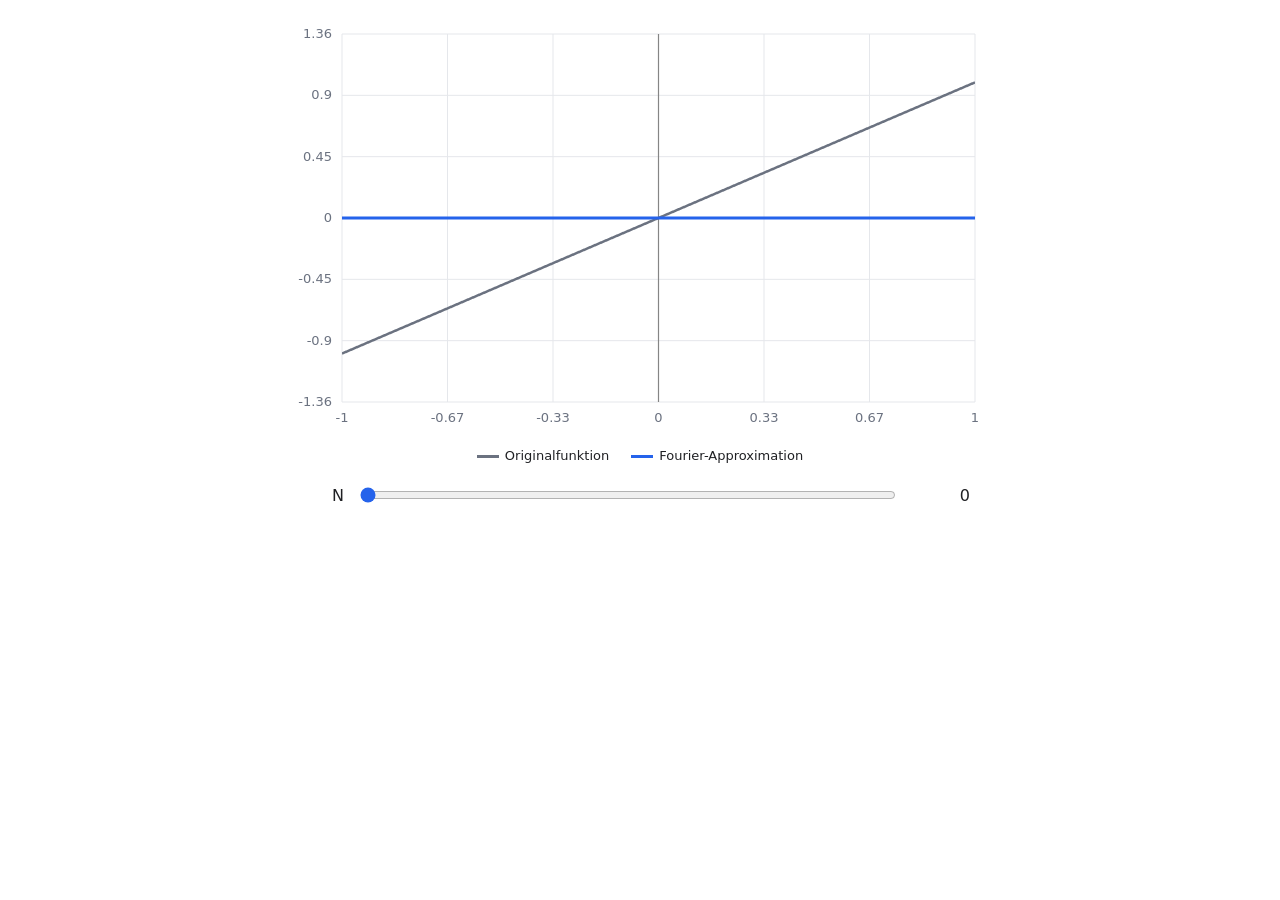
<file: Fourier Reihen/fourier_interaktiv_identity.html>
<!doctype html>
<html lang="de">
<head>
  <meta charset="utf-8">
  <meta name="viewport" content="width=device-width, initial-scale=1">
  <title>Fourier-Reihe – interaktive Approximation</title>
  <style>
    * { box-sizing: border-box; }
    body { margin: 0; padding: 16px; font: 16px system-ui, sans-serif; background: #fff; color: #202124; }
    main { width: min(100%, 720px); margin: auto; }
    .formula { text-align: center; font: italic 22px Georgia, serif; margin: 4px 0 8px; }
    canvas { display: block; width: 100%; height: auto; }
    .legend { display: flex; justify-content: center; gap: 22px; flex-wrap: wrap; font-size: 13px; margin-top: 2px; }
    .swatch { display: inline-block; width: 22px; height: 3px; vertical-align: middle; margin-right: 6px; }
    .controls { display: flex; gap: 14px; align-items: center; padding: 22px 30px 12px 52px; }
    input[type=range] { flex: 1; min-width: 0; accent-color: #2563eb; cursor: pointer; }
    output { min-width: 58px; text-align: right; font-variant-numeric: tabular-nums; }
  </style>
</head>
<body>
<main>
  <!-- <div class="formula">f(x) = x</div> -->
  <canvas id="graph" width="720" height="430" aria-label="Originalfunktion und Fourier-Approximation"></canvas>
  <div class="legend">
    <span><span class="swatch" style="background:#6b7280"></span>Originalfunktion</span>
    <span><span class="swatch" style="background:#2563eb"></span>Fourier-Approximation</span>
  </div>
  <div class="controls">
    <label for="slider">N</label>
    <input id="slider" type="range" min="0" max="20" step="1" value="0">
    <output id="value" for="slider">0</output>
  </div>
</main>
<script>
  // Die Werte stammen vollständig aus dem Python-Skript.
  const xs = [-1.0,-0.99833194,-0.99666389,-0.99499583,-0.99332777,-0.99165972,-0.98999166,-0.9883236,-0.98665555,-0.98498749,-0.98331943,-0.98165138,-0.97998332,-0.97831526,-0.97664721,-0.97497915,-0.97331109,-0.97164304,-0.96997498,-0.96830692,-0.96663887,-0.96497081,-0.96330275,-0.9616347,-0.95996664,-0.95829858,-0.95663053,-0.95496247,-0.95329441,-0.95162636,-0.9499583,-0.94829024,-0.94662219,-0.94495413,-0.94328607,-0.94161802,-0.93994996,-0.9382819,-0.93661384,-0.93494579,-0.93327773,-0.93160967,-0.92994162,-0.92827356,-0.9266055,-0.92493745,-0.92326939,-0.92160133,-0.91993328,-0.91826522,-0.91659716,-0.91492911,-0.91326105,-0.91159299,-0.90992494,-0.90825688,-0.90658882,-0.90492077,-0.90325271,-0.90158465,-0.8999166,-0.89824854,-0.89658048,-0.89491243,-0.89324437,-0.89157631,-0.88990826,-0.8882402,-0.88657214,-0.88490409,-0.88323603,-0.88156797,-0.87989992,-0.87823186,-0.8765638,-0.87489575,-0.87322769,-0.87155963,-0.86989158,-0.86822352,-0.86655546,-0.86488741,-0.86321935,-0.86155129,-0.85988324,-0.85821518,-0.85654712,-0.85487907,-0.85321101,-0.85154295,-0.8498749,-0.84820684,-0.84653878,-0.84487073,-0.84320267,-0.84153461,-0.83986656,-0.8381985,-0.83653044,-0.83486239,-0.83319433,-0.83152627,-0.82985822,-0.82819016,-0.8265221,-0.82485405,-0.82318599,-0.82151793,-0.81984987,-0.81818182,-0.81651376,-0.8148457,-0.81317765,-0.81150959,-0.80984153,-0.80817348,-0.80650542,-0.80483736,-0.80316931,-0.80150125,-0.79983319,-0.79816514,-0.79649708,-0.79482902,-0.79316097,-0.79149291,-0.78982485,-0.7881568,-0.78648874,-0.78482068,-0.78315263,-0.78148457,-0.77981651,-0.77814846,-0.7764804,-0.77481234,-0.77314429,-0.77147623,-0.76980817,-0.76814012,-0.76647206,-0.764804,-0.76313595,-0.76146789,-0.75979983,-0.75813178,-0.75646372,-0.75479566,-0.75312761,-0.75145955,-0.74979149,-0.74812344,-0.74645538,-0.74478732,-0.74311927,-0.74145121,-0.73978315,-0.7381151,-0.73644704,-0.73477898,-0.73311093,-0.73144287,-0.72977481,-0.72810676,-0.7264387,-0.72477064,-0.72310259,-0.72143453,-0.71976647,-0.71809842,-0.71643036,-0.7147623,-0.71309425,-0.71142619,-0.70975813,-0.70809008,-0.70642202,-0.70475396,-0.7030859,-0.70141785,-0.69974979,-0.69808173,-0.69641368,-0.69474562,-0.69307756,-0.69140951,-0.68974145,-0.68807339,-0.68640534,-0.68473728,-0.68306922,-0.68140117,-0.67973311,-0.67806505,-0.676397,-0.67472894,-0.67306088,-0.67139283,-0.66972477,-0.66805671,-0.66638866,-0.6647206,-0.66305254,-0.66138449,-0.65971643,-0.65804837,-0.65638032,-0.65471226,-0.6530442,-0.65137615,-0.64970809,-0.64804003,-0.64637198,-0.64470392,-0.64303586,-0.64136781,-0.63969975,-0.63803169,-0.63636364,-0.63469558,-0.63302752,-0.63135947,-0.62969141,-0.62802335,-0.6263553,-0.62468724,-0.62301918,-0.62135113,-0.61968307,-0.61801501,-0.61634696,-0.6146789,-0.61301084,-0.61134279,-0.60967473,-0.60800667,-0.60633862,-0.60467056,-0.6030025,-0.60133445,-0.59966639,-0.59799833,-0.59633028,-0.59466222,-0.59299416,-0.59132611,-0.58965805,-0.58798999,-0.58632193,-0.58465388,-0.58298582,-0.58131776,-0.57964971,-0.57798165,-0.57631359,-0.57464554,-0.57297748,-0.57130942,-0.56964137,-0.56797331,-0.56630525,-0.5646372,-0.56296914,-0.56130108,-0.55963303,-0.55796497,-0.55629691,-0.55462886,-0.5529608,-0.55129274,-0.54962469,-0.54795663,-0.54628857,-0.54462052,-0.54295246,-0.5412844,-0.53961635,-0.53794829,-0.53628023,-0.53461218,-0.53294412,-0.53127606,-0.52960801,-0.52793995,-0.52627189,-0.52460384,-0.52293578,-0.52126772,-0.51959967,-0.51793161,-0.51626355,-0.5145955,-0.51292744,-0.51125938,-0.50959133,-0.50792327,-0.50625521,-0.50458716,-0.5029191,-0.50125104,-0.49958299,-0.49791493,-0.49624687,-0.49457882,-0.49291076,-0.4912427,-0.48957465,-0.48790659,-0.48623853,-0.48457048,-0.48290242,-0.48123436,-0.47956631,-0.47789825,-0.47623019,-0.47456214,-0.47289408,-0.47122602,-0.46955796,-0.46788991,-0.46622185,-0.46455379,-0.46288574,-0.46121768,-0.45954962,-0.45788157,-0.45621351,-0.45454545,-0.4528774,-0.45120934,-0.44954128,-0.44787323,-0.44620517,-0.44453711,-0.44286906,-0.441201,-0.43953294,-0.43786489,-0.43619683,-0.43452877,-0.43286072,-0.43119266,-0.4295246,-0.42785655,-0.42618849,-0.42452043,-0.42285238,-0.42118432,-0.41951626,-0.41784821,-0.41618015,-0.41451209,-0.41284404,-0.41117598,-0.40950792,-0.40783987,-0.40617181,-0.40450375,-0.4028357,-0.40116764,-0.39949958,-0.39783153,-0.39616347,-0.39449541,-0.39282736,-0.3911593,-0.38949124,-0.38782319,-0.38615513,-0.38448707,-0.38281902,-0.38115096,-0.3794829,-0.37781485,-0.37614679,-0.37447873,-0.37281068,-0.37114262,-0.36947456,-0.36780651,-0.36613845,-0.36447039,-0.36280234,-0.36113428,-0.35946622,-0.35779817,-0.35613011,-0.35446205,-0.35279399,-0.35112594,-0.34945788,-0.34778982,-0.34612177,-0.34445371,-0.34278565,-0.3411176,-0.33944954,-0.33778148,-0.33611343,-0.33444537,-0.33277731,-0.33110926,-0.3294412,-0.32777314,-0.32610509,-0.32443703,-0.32276897,-0.32110092,-0.31943286,-0.3177648,-0.31609675,-0.31442869,-0.31276063,-0.31109258,-0.30942452,-0.30775646,-0.30608841,-0.30442035,-0.30275229,-0.30108424,-0.29941618,-0.29774812,-0.29608007,-0.29441201,-0.29274395,-0.2910759,-0.28940784,-0.28773978,-0.28607173,-0.28440367,-0.28273561,-0.28106756,-0.2793995,-0.27773144,-0.27606339,-0.27439533,-0.27272727,-0.27105922,-0.26939116,-0.2677231,-0.26605505,-0.26438699,-0.26271893,-0.26105088,-0.25938282,-0.25771476,-0.25604671,-0.25437865,-0.25271059,-0.25104254,-0.24937448,-0.24770642,-0.24603837,-0.24437031,-0.24270225,-0.2410342,-0.23936614,-0.23769808,-0.23603003,-0.23436197,-0.23269391,-0.23102585,-0.2293578,-0.22768974,-0.22602168,-0.22435363,-0.22268557,-0.22101751,-0.21934946,-0.2176814,-0.21601334,-0.21434529,-0.21267723,-0.21100917,-0.20934112,-0.20767306,-0.206005,-0.20433695,-0.20266889,-0.20100083,-0.19933278,-0.19766472,-0.19599666,-0.19432861,-0.19266055,-0.19099249,-0.18932444,-0.18765638,-0.18598832,-0.18432027,-0.18265221,-0.18098415,-0.1793161,-0.17764804,-0.17597998,-0.17431193,-0.17264387,-0.17097581,-0.16930776,-0.1676397,-0.16597164,-0.16430359,-0.16263553,-0.16096747,-0.15929942,-0.15763136,-0.1559633,-0.15429525,-0.15262719,-0.15095913,-0.14929108,-0.14762302,-0.14595496,-0.14428691,-0.14261885,-0.14095079,-0.13928274,-0.13761468,-0.13594662,-0.13427857,-0.13261051,-0.13094245,-0.1292744,-0.12760634,-0.12593828,-0.12427023,-0.12260217,-0.12093411,-0.11926606,-0.117598,-0.11592994,-0.11426188,-0.11259383,-0.11092577,-0.10925771,-0.10758966,-0.1059216,-0.10425354,-0.10258549,-0.10091743,-0.09924937,-0.09758132,-0.09591326,-0.0942452,-0.09257715,-0.09090909,-0.08924103,-0.08757298,-0.08590492,-0.08423686,-0.08256881,-0.08090075,-0.07923269,-0.07756464,-0.07589658,-0.07422852,-0.07256047,-0.07089241,-0.06922435,-0.0675563,-0.06588824,-0.06422018,-0.06255213,-0.06088407,-0.05921601,-0.05754796,-0.0558799,-0.05421184,-0.05254379,-0.05087573,-0.04920767,-0.04753962,-0.04587156,-0.0442035,-0.04253545,-0.04086739,-0.03919933,-0.03753128,-0.03586322,-0.03419516,-0.03252711,-0.03085905,-0.02919099,-0.02752294,-0.02585488,-0.02418682,-0.02251877,-0.02085071,-0.01918265,-0.0175146,-0.01584654,-0.01417848,-0.01251043,-0.01084237,-0.00917431,-0.00750626,-0.0058382,-0.00417014,-0.00250209,-0.00083403,0.00083403,0.00250209,0.00417014,0.0058382,0.00750626,0.00917431,0.01084237,0.01251043,0.01417848,0.01584654,0.0175146,0.01918265,0.02085071,0.02251877,0.02418682,0.02585488,0.02752294,0.02919099,0.03085905,0.03252711,0.03419516,0.03586322,0.03753128,0.03919933,0.04086739,0.04253545,0.0442035,0.04587156,0.04753962,0.04920767,0.05087573,0.05254379,0.05421184,0.0558799,0.05754796,0.05921601,0.06088407,0.06255213,0.06422018,0.06588824,0.0675563,0.06922435,0.07089241,0.07256047,0.07422852,0.07589658,0.07756464,0.07923269,0.08090075,0.08256881,0.08423686,0.08590492,0.08757298,0.08924103,0.09090909,0.09257715,0.0942452,0.09591326,0.09758132,0.09924937,0.10091743,0.10258549,0.10425354,0.1059216,0.10758966,0.10925771,0.11092577,0.11259383,0.11426188,0.11592994,0.117598,0.11926606,0.12093411,0.12260217,0.12427023,0.12593828,0.12760634,0.1292744,0.13094245,0.13261051,0.13427857,0.13594662,0.13761468,0.13928274,0.14095079,0.14261885,0.14428691,0.14595496,0.14762302,0.14929108,0.15095913,0.15262719,0.15429525,0.1559633,0.15763136,0.15929942,0.16096747,0.16263553,0.16430359,0.16597164,0.1676397,0.16930776,0.17097581,0.17264387,0.17431193,0.17597998,0.17764804,0.1793161,0.18098415,0.18265221,0.18432027,0.18598832,0.18765638,0.18932444,0.19099249,0.19266055,0.19432861,0.19599666,0.19766472,0.19933278,0.20100083,0.20266889,0.20433695,0.206005,0.20767306,0.20934112,0.21100917,0.21267723,0.21434529,0.21601334,0.2176814,0.21934946,0.22101751,0.22268557,0.22435363,0.22602168,0.22768974,0.2293578,0.23102585,0.23269391,0.23436197,0.23603003,0.23769808,0.23936614,0.2410342,0.24270225,0.24437031,0.24603837,0.24770642,0.24937448,0.25104254,0.25271059,0.25437865,0.25604671,0.25771476,0.25938282,0.26105088,0.26271893,0.26438699,0.26605505,0.2677231,0.26939116,0.27105922,0.27272727,0.27439533,0.27606339,0.27773144,0.2793995,0.28106756,0.28273561,0.28440367,0.28607173,0.28773978,0.28940784,0.2910759,0.29274395,0.29441201,0.29608007,0.29774812,0.29941618,0.30108424,0.30275229,0.30442035,0.30608841,0.30775646,0.30942452,0.31109258,0.31276063,0.31442869,0.31609675,0.3177648,0.31943286,0.32110092,0.32276897,0.32443703,0.32610509,0.32777314,0.3294412,0.33110926,0.33277731,0.33444537,0.33611343,0.33778148,0.33944954,0.3411176,0.34278565,0.34445371,0.34612177,0.34778982,0.34945788,0.35112594,0.35279399,0.35446205,0.35613011,0.35779817,0.35946622,0.36113428,0.36280234,0.36447039,0.36613845,0.36780651,0.36947456,0.37114262,0.37281068,0.37447873,0.37614679,0.37781485,0.3794829,0.38115096,0.38281902,0.38448707,0.38615513,0.38782319,0.38949124,0.3911593,0.39282736,0.39449541,0.39616347,0.39783153,0.39949958,0.40116764,0.4028357,0.40450375,0.40617181,0.40783987,0.40950792,0.41117598,0.41284404,0.41451209,0.41618015,0.41784821,0.41951626,0.42118432,0.42285238,0.42452043,0.42618849,0.42785655,0.4295246,0.43119266,0.43286072,0.43452877,0.43619683,0.43786489,0.43953294,0.441201,0.44286906,0.44453711,0.44620517,0.44787323,0.44954128,0.45120934,0.4528774,0.45454545,0.45621351,0.45788157,0.45954962,0.46121768,0.46288574,0.46455379,0.46622185,0.46788991,0.46955796,0.47122602,0.47289408,0.47456214,0.47623019,0.47789825,0.47956631,0.48123436,0.48290242,0.48457048,0.48623853,0.48790659,0.48957465,0.4912427,0.49291076,0.49457882,0.49624687,0.49791493,0.49958299,0.50125104,0.5029191,0.50458716,0.50625521,0.50792327,0.50959133,0.51125938,0.51292744,0.5145955,0.51626355,0.51793161,0.51959967,0.52126772,0.52293578,0.52460384,0.52627189,0.52793995,0.52960801,0.53127606,0.53294412,0.53461218,0.53628023,0.53794829,0.53961635,0.5412844,0.54295246,0.54462052,0.54628857,0.54795663,0.54962469,0.55129274,0.5529608,0.55462886,0.55629691,0.55796497,0.55963303,0.56130108,0.56296914,0.5646372,0.56630525,0.56797331,0.56964137,0.57130942,0.57297748,0.57464554,0.57631359,0.57798165,0.57964971,0.58131776,0.58298582,0.58465388,0.58632193,0.58798999,0.58965805,0.59132611,0.59299416,0.59466222,0.59633028,0.59799833,0.59966639,0.60133445,0.6030025,0.60467056,0.60633862,0.60800667,0.60967473,0.61134279,0.61301084,0.6146789,0.61634696,0.61801501,0.61968307,0.62135113,0.62301918,0.62468724,0.6263553,0.62802335,0.62969141,0.63135947,0.63302752,0.63469558,0.63636364,0.63803169,0.63969975,0.64136781,0.64303586,0.64470392,0.64637198,0.64804003,0.64970809,0.65137615,0.6530442,0.65471226,0.65638032,0.65804837,0.65971643,0.66138449,0.66305254,0.6647206,0.66638866,0.66805671,0.66972477,0.67139283,0.67306088,0.67472894,0.676397,0.67806505,0.67973311,0.68140117,0.68306922,0.68473728,0.68640534,0.68807339,0.68974145,0.69140951,0.69307756,0.69474562,0.69641368,0.69808173,0.69974979,0.70141785,0.7030859,0.70475396,0.70642202,0.70809008,0.70975813,0.71142619,0.71309425,0.7147623,0.71643036,0.71809842,0.71976647,0.72143453,0.72310259,0.72477064,0.7264387,0.72810676,0.72977481,0.73144287,0.73311093,0.73477898,0.73644704,0.7381151,0.73978315,0.74145121,0.74311927,0.74478732,0.74645538,0.74812344,0.74979149,0.75145955,0.75312761,0.75479566,0.75646372,0.75813178,0.75979983,0.76146789,0.76313595,0.764804,0.76647206,0.76814012,0.76980817,0.77147623,0.77314429,0.77481234,0.7764804,0.77814846,0.77981651,0.78148457,0.78315263,0.78482068,0.78648874,0.7881568,0.78982485,0.79149291,0.79316097,0.79482902,0.79649708,0.79816514,0.79983319,0.80150125,0.80316931,0.80483736,0.80650542,0.80817348,0.80984153,0.81150959,0.81317765,0.8148457,0.81651376,0.81818182,0.81984987,0.82151793,0.82318599,0.82485405,0.8265221,0.82819016,0.82985822,0.83152627,0.83319433,0.83486239,0.83653044,0.8381985,0.83986656,0.84153461,0.84320267,0.84487073,0.84653878,0.84820684,0.8498749,0.85154295,0.85321101,0.85487907,0.85654712,0.85821518,0.85988324,0.86155129,0.86321935,0.86488741,0.86655546,0.86822352,0.86989158,0.87155963,0.87322769,0.87489575,0.8765638,0.87823186,0.87989992,0.88156797,0.88323603,0.88490409,0.88657214,0.8882402,0.88990826,0.89157631,0.89324437,0.89491243,0.89658048,0.89824854,0.8999166,0.90158465,0.90325271,0.90492077,0.90658882,0.90825688,0.90992494,0.91159299,0.91326105,0.91492911,0.91659716,0.91826522,0.91993328,0.92160133,0.92326939,0.92493745,0.9266055,0.92827356,0.92994162,0.93160967,0.93327773,0.93494579,0.93661384,0.9382819,0.93994996,0.94161802,0.94328607,0.94495413,0.94662219,0.94829024,0.9499583,0.95162636,0.95329441,0.95496247,0.95663053,0.95829858,0.95996664,0.9616347,0.96330275,0.96497081,0.96663887,0.96830692,0.96997498,0.97164304,0.97331109,0.97497915,0.97664721,0.97831526,0.97998332,0.98165138,0.98331943,0.98498749,0.98665555,0.9883236,0.98999166,0.99165972,0.99332777,0.99499583,0.99666389,0.99833194,1.0];
  const original = [-1.0,-0.99833194,-0.99666389,-0.99499583,-0.99332777,-0.99165972,-0.98999166,-0.9883236,-0.98665555,-0.98498749,-0.98331943,-0.98165138,-0.97998332,-0.97831526,-0.97664721,-0.97497915,-0.97331109,-0.97164304,-0.96997498,-0.96830692,-0.96663887,-0.96497081,-0.96330275,-0.9616347,-0.95996664,-0.95829858,-0.95663053,-0.95496247,-0.95329441,-0.95162636,-0.9499583,-0.94829024,-0.94662219,-0.94495413,-0.94328607,-0.94161802,-0.93994996,-0.9382819,-0.93661384,-0.93494579,-0.93327773,-0.93160967,-0.92994162,-0.92827356,-0.9266055,-0.92493745,-0.92326939,-0.92160133,-0.91993328,-0.91826522,-0.91659716,-0.91492911,-0.91326105,-0.91159299,-0.90992494,-0.90825688,-0.90658882,-0.90492077,-0.90325271,-0.90158465,-0.8999166,-0.89824854,-0.89658048,-0.89491243,-0.89324437,-0.89157631,-0.88990826,-0.8882402,-0.88657214,-0.88490409,-0.88323603,-0.88156797,-0.87989992,-0.87823186,-0.8765638,-0.87489575,-0.87322769,-0.87155963,-0.86989158,-0.86822352,-0.86655546,-0.86488741,-0.86321935,-0.86155129,-0.85988324,-0.85821518,-0.85654712,-0.85487907,-0.85321101,-0.85154295,-0.8498749,-0.84820684,-0.84653878,-0.84487073,-0.84320267,-0.84153461,-0.83986656,-0.8381985,-0.83653044,-0.83486239,-0.83319433,-0.83152627,-0.82985822,-0.82819016,-0.8265221,-0.82485405,-0.82318599,-0.82151793,-0.81984987,-0.81818182,-0.81651376,-0.8148457,-0.81317765,-0.81150959,-0.80984153,-0.80817348,-0.80650542,-0.80483736,-0.80316931,-0.80150125,-0.79983319,-0.79816514,-0.79649708,-0.79482902,-0.79316097,-0.79149291,-0.78982485,-0.7881568,-0.78648874,-0.78482068,-0.78315263,-0.78148457,-0.77981651,-0.77814846,-0.7764804,-0.77481234,-0.77314429,-0.77147623,-0.76980817,-0.76814012,-0.76647206,-0.764804,-0.76313595,-0.76146789,-0.75979983,-0.75813178,-0.75646372,-0.75479566,-0.75312761,-0.75145955,-0.74979149,-0.74812344,-0.74645538,-0.74478732,-0.74311927,-0.74145121,-0.73978315,-0.7381151,-0.73644704,-0.73477898,-0.73311093,-0.73144287,-0.72977481,-0.72810676,-0.7264387,-0.72477064,-0.72310259,-0.72143453,-0.71976647,-0.71809842,-0.71643036,-0.7147623,-0.71309425,-0.71142619,-0.70975813,-0.70809008,-0.70642202,-0.70475396,-0.7030859,-0.70141785,-0.69974979,-0.69808173,-0.69641368,-0.69474562,-0.69307756,-0.69140951,-0.68974145,-0.68807339,-0.68640534,-0.68473728,-0.68306922,-0.68140117,-0.67973311,-0.67806505,-0.676397,-0.67472894,-0.67306088,-0.67139283,-0.66972477,-0.66805671,-0.66638866,-0.6647206,-0.66305254,-0.66138449,-0.65971643,-0.65804837,-0.65638032,-0.65471226,-0.6530442,-0.65137615,-0.64970809,-0.64804003,-0.64637198,-0.64470392,-0.64303586,-0.64136781,-0.63969975,-0.63803169,-0.63636364,-0.63469558,-0.63302752,-0.63135947,-0.62969141,-0.62802335,-0.6263553,-0.62468724,-0.62301918,-0.62135113,-0.61968307,-0.61801501,-0.61634696,-0.6146789,-0.61301084,-0.61134279,-0.60967473,-0.60800667,-0.60633862,-0.60467056,-0.6030025,-0.60133445,-0.59966639,-0.59799833,-0.59633028,-0.59466222,-0.59299416,-0.59132611,-0.58965805,-0.58798999,-0.58632193,-0.58465388,-0.58298582,-0.58131776,-0.57964971,-0.57798165,-0.57631359,-0.57464554,-0.57297748,-0.57130942,-0.56964137,-0.56797331,-0.56630525,-0.5646372,-0.56296914,-0.56130108,-0.55963303,-0.55796497,-0.55629691,-0.55462886,-0.5529608,-0.55129274,-0.54962469,-0.54795663,-0.54628857,-0.54462052,-0.54295246,-0.5412844,-0.53961635,-0.53794829,-0.53628023,-0.53461218,-0.53294412,-0.53127606,-0.52960801,-0.52793995,-0.52627189,-0.52460384,-0.52293578,-0.52126772,-0.51959967,-0.51793161,-0.51626355,-0.5145955,-0.51292744,-0.51125938,-0.50959133,-0.50792327,-0.50625521,-0.50458716,-0.5029191,-0.50125104,-0.49958299,-0.49791493,-0.49624687,-0.49457882,-0.49291076,-0.4912427,-0.48957465,-0.48790659,-0.48623853,-0.48457048,-0.48290242,-0.48123436,-0.47956631,-0.47789825,-0.47623019,-0.47456214,-0.47289408,-0.47122602,-0.46955796,-0.46788991,-0.46622185,-0.46455379,-0.46288574,-0.46121768,-0.45954962,-0.45788157,-0.45621351,-0.45454545,-0.4528774,-0.45120934,-0.44954128,-0.44787323,-0.44620517,-0.44453711,-0.44286906,-0.441201,-0.43953294,-0.43786489,-0.43619683,-0.43452877,-0.43286072,-0.43119266,-0.4295246,-0.42785655,-0.42618849,-0.42452043,-0.42285238,-0.42118432,-0.41951626,-0.41784821,-0.41618015,-0.41451209,-0.41284404,-0.41117598,-0.40950792,-0.40783987,-0.40617181,-0.40450375,-0.4028357,-0.40116764,-0.39949958,-0.39783153,-0.39616347,-0.39449541,-0.39282736,-0.3911593,-0.38949124,-0.38782319,-0.38615513,-0.38448707,-0.38281902,-0.38115096,-0.3794829,-0.37781485,-0.37614679,-0.37447873,-0.37281068,-0.37114262,-0.36947456,-0.36780651,-0.36613845,-0.36447039,-0.36280234,-0.36113428,-0.35946622,-0.35779817,-0.35613011,-0.35446205,-0.35279399,-0.35112594,-0.34945788,-0.34778982,-0.34612177,-0.34445371,-0.34278565,-0.3411176,-0.33944954,-0.33778148,-0.33611343,-0.33444537,-0.33277731,-0.33110926,-0.3294412,-0.32777314,-0.32610509,-0.32443703,-0.32276897,-0.32110092,-0.31943286,-0.3177648,-0.31609675,-0.31442869,-0.31276063,-0.31109258,-0.30942452,-0.30775646,-0.30608841,-0.30442035,-0.30275229,-0.30108424,-0.29941618,-0.29774812,-0.29608007,-0.29441201,-0.29274395,-0.2910759,-0.28940784,-0.28773978,-0.28607173,-0.28440367,-0.28273561,-0.28106756,-0.2793995,-0.27773144,-0.27606339,-0.27439533,-0.27272727,-0.27105922,-0.26939116,-0.2677231,-0.26605505,-0.26438699,-0.26271893,-0.26105088,-0.25938282,-0.25771476,-0.25604671,-0.25437865,-0.25271059,-0.25104254,-0.24937448,-0.24770642,-0.24603837,-0.24437031,-0.24270225,-0.2410342,-0.23936614,-0.23769808,-0.23603003,-0.23436197,-0.23269391,-0.23102585,-0.2293578,-0.22768974,-0.22602168,-0.22435363,-0.22268557,-0.22101751,-0.21934946,-0.2176814,-0.21601334,-0.21434529,-0.21267723,-0.21100917,-0.20934112,-0.20767306,-0.206005,-0.20433695,-0.20266889,-0.20100083,-0.19933278,-0.19766472,-0.19599666,-0.19432861,-0.19266055,-0.19099249,-0.18932444,-0.18765638,-0.18598832,-0.18432027,-0.18265221,-0.18098415,-0.1793161,-0.17764804,-0.17597998,-0.17431193,-0.17264387,-0.17097581,-0.16930776,-0.1676397,-0.16597164,-0.16430359,-0.16263553,-0.16096747,-0.15929942,-0.15763136,-0.1559633,-0.15429525,-0.15262719,-0.15095913,-0.14929108,-0.14762302,-0.14595496,-0.14428691,-0.14261885,-0.14095079,-0.13928274,-0.13761468,-0.13594662,-0.13427857,-0.13261051,-0.13094245,-0.1292744,-0.12760634,-0.12593828,-0.12427023,-0.12260217,-0.12093411,-0.11926606,-0.117598,-0.11592994,-0.11426188,-0.11259383,-0.11092577,-0.10925771,-0.10758966,-0.1059216,-0.10425354,-0.10258549,-0.10091743,-0.09924937,-0.09758132,-0.09591326,-0.0942452,-0.09257715,-0.09090909,-0.08924103,-0.08757298,-0.08590492,-0.08423686,-0.08256881,-0.08090075,-0.07923269,-0.07756464,-0.07589658,-0.07422852,-0.07256047,-0.07089241,-0.06922435,-0.0675563,-0.06588824,-0.06422018,-0.06255213,-0.06088407,-0.05921601,-0.05754796,-0.0558799,-0.05421184,-0.05254379,-0.05087573,-0.04920767,-0.04753962,-0.04587156,-0.0442035,-0.04253545,-0.04086739,-0.03919933,-0.03753128,-0.03586322,-0.03419516,-0.03252711,-0.03085905,-0.02919099,-0.02752294,-0.02585488,-0.02418682,-0.02251877,-0.02085071,-0.01918265,-0.0175146,-0.01584654,-0.01417848,-0.01251043,-0.01084237,-0.00917431,-0.00750626,-0.0058382,-0.00417014,-0.00250209,-0.00083403,0.00083403,0.00250209,0.00417014,0.0058382,0.00750626,0.00917431,0.01084237,0.01251043,0.01417848,0.01584654,0.0175146,0.01918265,0.02085071,0.02251877,0.02418682,0.02585488,0.02752294,0.02919099,0.03085905,0.03252711,0.03419516,0.03586322,0.03753128,0.03919933,0.04086739,0.04253545,0.0442035,0.04587156,0.04753962,0.04920767,0.05087573,0.05254379,0.05421184,0.0558799,0.05754796,0.05921601,0.06088407,0.06255213,0.06422018,0.06588824,0.0675563,0.06922435,0.07089241,0.07256047,0.07422852,0.07589658,0.07756464,0.07923269,0.08090075,0.08256881,0.08423686,0.08590492,0.08757298,0.08924103,0.09090909,0.09257715,0.0942452,0.09591326,0.09758132,0.09924937,0.10091743,0.10258549,0.10425354,0.1059216,0.10758966,0.10925771,0.11092577,0.11259383,0.11426188,0.11592994,0.117598,0.11926606,0.12093411,0.12260217,0.12427023,0.12593828,0.12760634,0.1292744,0.13094245,0.13261051,0.13427857,0.13594662,0.13761468,0.13928274,0.14095079,0.14261885,0.14428691,0.14595496,0.14762302,0.14929108,0.15095913,0.15262719,0.15429525,0.1559633,0.15763136,0.15929942,0.16096747,0.16263553,0.16430359,0.16597164,0.1676397,0.16930776,0.17097581,0.17264387,0.17431193,0.17597998,0.17764804,0.1793161,0.18098415,0.18265221,0.18432027,0.18598832,0.18765638,0.18932444,0.19099249,0.19266055,0.19432861,0.19599666,0.19766472,0.19933278,0.20100083,0.20266889,0.20433695,0.206005,0.20767306,0.20934112,0.21100917,0.21267723,0.21434529,0.21601334,0.2176814,0.21934946,0.22101751,0.22268557,0.22435363,0.22602168,0.22768974,0.2293578,0.23102585,0.23269391,0.23436197,0.23603003,0.23769808,0.23936614,0.2410342,0.24270225,0.24437031,0.24603837,0.24770642,0.24937448,0.25104254,0.25271059,0.25437865,0.25604671,0.25771476,0.25938282,0.26105088,0.26271893,0.26438699,0.26605505,0.2677231,0.26939116,0.27105922,0.27272727,0.27439533,0.27606339,0.27773144,0.2793995,0.28106756,0.28273561,0.28440367,0.28607173,0.28773978,0.28940784,0.2910759,0.29274395,0.29441201,0.29608007,0.29774812,0.29941618,0.30108424,0.30275229,0.30442035,0.30608841,0.30775646,0.30942452,0.31109258,0.31276063,0.31442869,0.31609675,0.3177648,0.31943286,0.32110092,0.32276897,0.32443703,0.32610509,0.32777314,0.3294412,0.33110926,0.33277731,0.33444537,0.33611343,0.33778148,0.33944954,0.3411176,0.34278565,0.34445371,0.34612177,0.34778982,0.34945788,0.35112594,0.35279399,0.35446205,0.35613011,0.35779817,0.35946622,0.36113428,0.36280234,0.36447039,0.36613845,0.36780651,0.36947456,0.37114262,0.37281068,0.37447873,0.37614679,0.37781485,0.3794829,0.38115096,0.38281902,0.38448707,0.38615513,0.38782319,0.38949124,0.3911593,0.39282736,0.39449541,0.39616347,0.39783153,0.39949958,0.40116764,0.4028357,0.40450375,0.40617181,0.40783987,0.40950792,0.41117598,0.41284404,0.41451209,0.41618015,0.41784821,0.41951626,0.42118432,0.42285238,0.42452043,0.42618849,0.42785655,0.4295246,0.43119266,0.43286072,0.43452877,0.43619683,0.43786489,0.43953294,0.441201,0.44286906,0.44453711,0.44620517,0.44787323,0.44954128,0.45120934,0.4528774,0.45454545,0.45621351,0.45788157,0.45954962,0.46121768,0.46288574,0.46455379,0.46622185,0.46788991,0.46955796,0.47122602,0.47289408,0.47456214,0.47623019,0.47789825,0.47956631,0.48123436,0.48290242,0.48457048,0.48623853,0.48790659,0.48957465,0.4912427,0.49291076,0.49457882,0.49624687,0.49791493,0.49958299,0.50125104,0.5029191,0.50458716,0.50625521,0.50792327,0.50959133,0.51125938,0.51292744,0.5145955,0.51626355,0.51793161,0.51959967,0.52126772,0.52293578,0.52460384,0.52627189,0.52793995,0.52960801,0.53127606,0.53294412,0.53461218,0.53628023,0.53794829,0.53961635,0.5412844,0.54295246,0.54462052,0.54628857,0.54795663,0.54962469,0.55129274,0.5529608,0.55462886,0.55629691,0.55796497,0.55963303,0.56130108,0.56296914,0.5646372,0.56630525,0.56797331,0.56964137,0.57130942,0.57297748,0.57464554,0.57631359,0.57798165,0.57964971,0.58131776,0.58298582,0.58465388,0.58632193,0.58798999,0.58965805,0.59132611,0.59299416,0.59466222,0.59633028,0.59799833,0.59966639,0.60133445,0.6030025,0.60467056,0.60633862,0.60800667,0.60967473,0.61134279,0.61301084,0.6146789,0.61634696,0.61801501,0.61968307,0.62135113,0.62301918,0.62468724,0.6263553,0.62802335,0.62969141,0.63135947,0.63302752,0.63469558,0.63636364,0.63803169,0.63969975,0.64136781,0.64303586,0.64470392,0.64637198,0.64804003,0.64970809,0.65137615,0.6530442,0.65471226,0.65638032,0.65804837,0.65971643,0.66138449,0.66305254,0.6647206,0.66638866,0.66805671,0.66972477,0.67139283,0.67306088,0.67472894,0.676397,0.67806505,0.67973311,0.68140117,0.68306922,0.68473728,0.68640534,0.68807339,0.68974145,0.69140951,0.69307756,0.69474562,0.69641368,0.69808173,0.69974979,0.70141785,0.7030859,0.70475396,0.70642202,0.70809008,0.70975813,0.71142619,0.71309425,0.7147623,0.71643036,0.71809842,0.71976647,0.72143453,0.72310259,0.72477064,0.7264387,0.72810676,0.72977481,0.73144287,0.73311093,0.73477898,0.73644704,0.7381151,0.73978315,0.74145121,0.74311927,0.74478732,0.74645538,0.74812344,0.74979149,0.75145955,0.75312761,0.75479566,0.75646372,0.75813178,0.75979983,0.76146789,0.76313595,0.764804,0.76647206,0.76814012,0.76980817,0.77147623,0.77314429,0.77481234,0.7764804,0.77814846,0.77981651,0.78148457,0.78315263,0.78482068,0.78648874,0.7881568,0.78982485,0.79149291,0.79316097,0.79482902,0.79649708,0.79816514,0.79983319,0.80150125,0.80316931,0.80483736,0.80650542,0.80817348,0.80984153,0.81150959,0.81317765,0.8148457,0.81651376,0.81818182,0.81984987,0.82151793,0.82318599,0.82485405,0.8265221,0.82819016,0.82985822,0.83152627,0.83319433,0.83486239,0.83653044,0.8381985,0.83986656,0.84153461,0.84320267,0.84487073,0.84653878,0.84820684,0.8498749,0.85154295,0.85321101,0.85487907,0.85654712,0.85821518,0.85988324,0.86155129,0.86321935,0.86488741,0.86655546,0.86822352,0.86989158,0.87155963,0.87322769,0.87489575,0.8765638,0.87823186,0.87989992,0.88156797,0.88323603,0.88490409,0.88657214,0.8882402,0.88990826,0.89157631,0.89324437,0.89491243,0.89658048,0.89824854,0.8999166,0.90158465,0.90325271,0.90492077,0.90658882,0.90825688,0.90992494,0.91159299,0.91326105,0.91492911,0.91659716,0.91826522,0.91993328,0.92160133,0.92326939,0.92493745,0.9266055,0.92827356,0.92994162,0.93160967,0.93327773,0.93494579,0.93661384,0.9382819,0.93994996,0.94161802,0.94328607,0.94495413,0.94662219,0.94829024,0.9499583,0.95162636,0.95329441,0.95496247,0.95663053,0.95829858,0.95996664,0.9616347,0.96330275,0.96497081,0.96663887,0.96830692,0.96997498,0.97164304,0.97331109,0.97497915,0.97664721,0.97831526,0.97998332,0.98165138,0.98331943,0.98498749,0.98665555,0.9883236,0.98999166,0.99165972,0.99332777,0.99499583,0.99666389,0.99833194,1.0];
  const curves = [[-0.00019996,-0.00019996,-0.00019996,-0.00019996,-0.00019996,-0.00019996,-0.00019996,-0.00019996,-0.00019996,-0.00019996,-0.00019996,-0.00019996,-0.00019996,-0.00019996,-0.00019996,-0.00019996,-0.00019996,-0.00019996,-0.00019996,-0.00019996,-0.00019996,-0.00019996,-0.00019996,-0.00019996,-0.00019996,-0.00019996,-0.00019996,-0.00019996,-0.00019996,-0.00019996,-0.00019996,-0.00019996,-0.00019996,-0.00019996,-0.00019996,-0.00019996,-0.00019996,-0.00019996,-0.00019996,-0.00019996,-0.00019996,-0.00019996,-0.00019996,-0.00019996,-0.00019996,-0.00019996,-0.00019996,-0.00019996,-0.00019996,-0.00019996,-0.00019996,-0.00019996,-0.00019996,-0.00019996,-0.00019996,-0.00019996,-0.00019996,-0.00019996,-0.00019996,-0.00019996,-0.00019996,-0.00019996,-0.00019996,-0.00019996,-0.00019996,-0.00019996,-0.00019996,-0.00019996,-0.00019996,-0.00019996,-0.00019996,-0.00019996,-0.00019996,-0.00019996,-0.00019996,-0.00019996,-0.00019996,-0.00019996,-0.00019996,-0.00019996,-0.00019996,-0.00019996,-0.00019996,-0.00019996,-0.00019996,-0.00019996,-0.00019996,-0.00019996,-0.00019996,-0.00019996,-0.00019996,-0.00019996,-0.00019996,-0.00019996,-0.00019996,-0.00019996,-0.00019996,-0.00019996,-0.00019996,-0.00019996,-0.00019996,-0.00019996,-0.00019996,-0.00019996,-0.00019996,-0.00019996,-0.00019996,-0.00019996,-0.00019996,-0.00019996,-0.00019996,-0.00019996,-0.00019996,-0.00019996,-0.00019996,-0.00019996,-0.00019996,-0.00019996,-0.00019996,-0.00019996,-0.00019996,-0.00019996,-0.00019996,-0.00019996,-0.00019996,-0.00019996,-0.00019996,-0.00019996,-0.00019996,-0.00019996,-0.00019996,-0.00019996,-0.00019996,-0.00019996,-0.00019996,-0.00019996,-0.00019996,-0.00019996,-0.00019996,-0.00019996,-0.00019996,-0.00019996,-0.00019996,-0.00019996,-0.00019996,-0.00019996,-0.00019996,-0.00019996,-0.00019996,-0.00019996,-0.00019996,-0.00019996,-0.00019996,-0.00019996,-0.00019996,-0.00019996,-0.00019996,-0.00019996,-0.00019996,-0.00019996,-0.00019996,-0.00019996,-0.00019996,-0.00019996,-0.00019996,-0.00019996,-0.00019996,-0.00019996,-0.00019996,-0.00019996,-0.00019996,-0.00019996,-0.00019996,-0.00019996,-0.00019996,-0.00019996,-0.00019996,-0.00019996,-0.00019996,-0.00019996,-0.00019996,-0.00019996,-0.00019996,-0.00019996,-0.00019996,-0.00019996,-0.00019996,-0.00019996,-0.00019996,-0.00019996,-0.00019996,-0.00019996,-0.00019996,-0.00019996,-0.00019996,-0.00019996,-0.00019996,-0.00019996,-0.00019996,-0.00019996,-0.00019996,-0.00019996,-0.00019996,-0.00019996,-0.00019996,-0.00019996,-0.00019996,-0.00019996,-0.00019996,-0.00019996,-0.00019996,-0.00019996,-0.00019996,-0.00019996,-0.00019996,-0.00019996,-0.00019996,-0.00019996,-0.00019996,-0.00019996,-0.00019996,-0.00019996,-0.00019996,-0.00019996,-0.00019996,-0.00019996,-0.00019996,-0.00019996,-0.00019996,-0.00019996,-0.00019996,-0.00019996,-0.00019996,-0.00019996,-0.00019996,-0.00019996,-0.00019996,-0.00019996,-0.00019996,-0.00019996,-0.00019996,-0.00019996,-0.00019996,-0.00019996,-0.00019996,-0.00019996,-0.00019996,-0.00019996,-0.00019996,-0.00019996,-0.00019996,-0.00019996,-0.00019996,-0.00019996,-0.00019996,-0.00019996,-0.00019996,-0.00019996,-0.00019996,-0.00019996,-0.00019996,-0.00019996,-0.00019996,-0.00019996,-0.00019996,-0.00019996,-0.00019996,-0.00019996,-0.00019996,-0.00019996,-0.00019996,-0.00019996,-0.00019996,-0.00019996,-0.00019996,-0.00019996,-0.00019996,-0.00019996,-0.00019996,-0.00019996,-0.00019996,-0.00019996,-0.00019996,-0.00019996,-0.00019996,-0.00019996,-0.00019996,-0.00019996,-0.00019996,-0.00019996,-0.00019996,-0.00019996,-0.00019996,-0.00019996,-0.00019996,-0.00019996,-0.00019996,-0.00019996,-0.00019996,-0.00019996,-0.00019996,-0.00019996,-0.00019996,-0.00019996,-0.00019996,-0.00019996,-0.00019996,-0.00019996,-0.00019996,-0.00019996,-0.00019996,-0.00019996,-0.00019996,-0.00019996,-0.00019996,-0.00019996,-0.00019996,-0.00019996,-0.00019996,-0.00019996,-0.00019996,-0.00019996,-0.00019996,-0.00019996,-0.00019996,-0.00019996,-0.00019996,-0.00019996,-0.00019996,-0.00019996,-0.00019996,-0.00019996,-0.00019996,-0.00019996,-0.00019996,-0.00019996,-0.00019996,-0.00019996,-0.00019996,-0.00019996,-0.00019996,-0.00019996,-0.00019996,-0.00019996,-0.00019996,-0.00019996,-0.00019996,-0.00019996,-0.00019996,-0.00019996,-0.00019996,-0.00019996,-0.00019996,-0.00019996,-0.00019996,-0.00019996,-0.00019996,-0.00019996,-0.00019996,-0.00019996,-0.00019996,-0.00019996,-0.00019996,-0.00019996,-0.00019996,-0.00019996,-0.00019996,-0.00019996,-0.00019996,-0.00019996,-0.00019996,-0.00019996,-0.00019996,-0.00019996,-0.00019996,-0.00019996,-0.00019996,-0.00019996,-0.00019996,-0.00019996,-0.00019996,-0.00019996,-0.00019996,-0.00019996,-0.00019996,-0.00019996,-0.00019996,-0.00019996,-0.00019996,-0.00019996,-0.00019996,-0.00019996,-0.00019996,-0.00019996,-0.00019996,-0.00019996,-0.00019996,-0.00019996,-0.00019996,-0.00019996,-0.00019996,-0.00019996,-0.00019996,-0.00019996,-0.00019996,-0.00019996,-0.00019996,-0.00019996,-0.00019996,-0.00019996,-0.00019996,-0.00019996,-0.00019996,-0.00019996,-0.00019996,-0.00019996,-0.00019996,-0.00019996,-0.00019996,-0.00019996,-0.00019996,-0.00019996,-0.00019996,-0.00019996,-0.00019996,-0.00019996,-0.00019996,-0.00019996,-0.00019996,-0.00019996,-0.00019996,-0.00019996,-0.00019996,-0.00019996,-0.00019996,-0.00019996,-0.00019996,-0.00019996,-0.00019996,-0.00019996,-0.00019996,-0.00019996,-0.00019996,-0.00019996,-0.00019996,-0.00019996,-0.00019996,-0.00019996,-0.00019996,-0.00019996,-0.00019996,-0.00019996,-0.00019996,-0.00019996,-0.00019996,-0.00019996,-0.00019996,-0.00019996,-0.00019996,-0.00019996,-0.00019996,-0.00019996,-0.00019996,-0.00019996,-0.00019996,-0.00019996,-0.00019996,-0.00019996,-0.00019996,-0.00019996,-0.00019996,-0.00019996,-0.00019996,-0.00019996,-0.00019996,-0.00019996,-0.00019996,-0.00019996,-0.00019996,-0.00019996,-0.00019996,-0.00019996,-0.00019996,-0.00019996,-0.00019996,-0.00019996,-0.00019996,-0.00019996,-0.00019996,-0.00019996,-0.00019996,-0.00019996,-0.00019996,-0.00019996,-0.00019996,-0.00019996,-0.00019996,-0.00019996,-0.00019996,-0.00019996,-0.00019996,-0.00019996,-0.00019996,-0.00019996,-0.00019996,-0.00019996,-0.00019996,-0.00019996,-0.00019996,-0.00019996,-0.00019996,-0.00019996,-0.00019996,-0.00019996,-0.00019996,-0.00019996,-0.00019996,-0.00019996,-0.00019996,-0.00019996,-0.00019996,-0.00019996,-0.00019996,-0.00019996,-0.00019996,-0.00019996,-0.00019996,-0.00019996,-0.00019996,-0.00019996,-0.00019996,-0.00019996,-0.00019996,-0.00019996,-0.00019996,-0.00019996,-0.00019996,-0.00019996,-0.00019996,-0.00019996,-0.00019996,-0.00019996,-0.00019996,-0.00019996,-0.00019996,-0.00019996,-0.00019996,-0.00019996,-0.00019996,-0.00019996,-0.00019996,-0.00019996,-0.00019996,-0.00019996,-0.00019996,-0.00019996,-0.00019996,-0.00019996,-0.00019996,-0.00019996,-0.00019996,-0.00019996,-0.00019996,-0.00019996,-0.00019996,-0.00019996,-0.00019996,-0.00019996,-0.00019996,-0.00019996,-0.00019996,-0.00019996,-0.00019996,-0.00019996,-0.00019996,-0.00019996,-0.00019996,-0.00019996,-0.00019996,-0.00019996,-0.00019996,-0.00019996,-0.00019996,-0.00019996,-0.00019996,-0.00019996,-0.00019996,-0.00019996,-0.00019996,-0.00019996,-0.00019996,-0.00019996,-0.00019996,-0.00019996,-0.00019996,-0.00019996,-0.00019996,-0.00019996,-0.00019996,-0.00019996,-0.00019996,-0.00019996,-0.00019996,-0.00019996,-0.00019996,-0.00019996,-0.00019996,-0.00019996,-0.00019996,-0.00019996,-0.00019996,-0.00019996,-0.00019996,-0.00019996,-0.00019996,-0.00019996,-0.00019996,-0.00019996,-0.00019996,-0.00019996,-0.00019996,-0.00019996,-0.00019996,-0.00019996,-0.00019996,-0.00019996,-0.00019996,-0.00019996,-0.00019996,-0.00019996,-0.00019996,-0.00019996,-0.00019996,-0.00019996,-0.00019996,-0.00019996,-0.00019996,-0.00019996,-0.00019996,-0.00019996,-0.00019996,-0.00019996,-0.00019996,-0.00019996,-0.00019996,-0.00019996,-0.00019996,-0.00019996,-0.00019996,-0.00019996,-0.00019996,-0.00019996,-0.00019996,-0.00019996,-0.00019996,-0.00019996,-0.00019996,-0.00019996,-0.00019996,-0.00019996,-0.00019996,-0.00019996,-0.00019996,-0.00019996,-0.00019996,-0.00019996,-0.00019996,-0.00019996,-0.00019996,-0.00019996,-0.00019996,-0.00019996,-0.00019996,-0.00019996,-0.00019996,-0.00019996,-0.00019996,-0.00019996,-0.00019996,-0.00019996,-0.00019996,-0.00019996,-0.00019996,-0.00019996,-0.00019996,-0.00019996,-0.00019996,-0.00019996,-0.00019996,-0.00019996,-0.00019996,-0.00019996,-0.00019996,-0.00019996,-0.00019996,-0.00019996,-0.00019996,-0.00019996,-0.00019996,-0.00019996,-0.00019996,-0.00019996,-0.00019996,-0.00019996,-0.00019996,-0.00019996,-0.00019996,-0.00019996,-0.00019996,-0.00019996,-0.00019996,-0.00019996,-0.00019996,-0.00019996,-0.00019996,-0.00019996,-0.00019996,-0.00019996,-0.00019996,-0.00019996,-0.00019996,-0.00019996,-0.00019996,-0.00019996,-0.00019996,-0.00019996,-0.00019996,-0.00019996,-0.00019996,-0.00019996,-0.00019996,-0.00019996,-0.00019996,-0.00019996,-0.00019996,-0.00019996,-0.00019996,-0.00019996,-0.00019996,-0.00019996,-0.00019996,-0.00019996,-0.00019996,-0.00019996,-0.00019996,-0.00019996,-0.00019996,-0.00019996,-0.00019996,-0.00019996,-0.00019996,-0.00019996,-0.00019996,-0.00019996,-0.00019996,-0.00019996,-0.00019996,-0.00019996,-0.00019996,-0.00019996,-0.00019996,-0.00019996,-0.00019996,-0.00019996,-0.00019996,-0.00019996,-0.00019996,-0.00019996,-0.00019996,-0.00019996,-0.00019996,-0.00019996,-0.00019996,-0.00019996,-0.00019996,-0.00019996,-0.00019996,-0.00019996,-0.00019996,-0.00019996,-0.00019996,-0.00019996,-0.00019996,-0.00019996,-0.00019996,-0.00019996,-0.00019996,-0.00019996,-0.00019996,-0.00019996,-0.00019996,-0.00019996,-0.00019996,-0.00019996,-0.00019996,-0.00019996,-0.00019996,-0.00019996,-0.00019996,-0.00019996,-0.00019996,-0.00019996,-0.00019996,-0.00019996,-0.00019996,-0.00019996,-0.00019996,-0.00019996,-0.00019996,-0.00019996,-0.00019996,-0.00019996,-0.00019996,-0.00019996,-0.00019996,-0.00019996,-0.00019996,-0.00019996,-0.00019996,-0.00019996,-0.00019996,-0.00019996,-0.00019996,-0.00019996,-0.00019996,-0.00019996,-0.00019996,-0.00019996,-0.00019996,-0.00019996,-0.00019996,-0.00019996,-0.00019996,-0.00019996,-0.00019996,-0.00019996,-0.00019996,-0.00019996,-0.00019996,-0.00019996,-0.00019996,-0.00019996,-0.00019996,-0.00019996,-0.00019996,-0.00019996,-0.00019996,-0.00019996,-0.00019996,-0.00019996,-0.00019996,-0.00019996,-0.00019996,-0.00019996,-0.00019996,-0.00019996,-0.00019996,-0.00019996,-0.00019996,-0.00019996,-0.00019996,-0.00019996,-0.00019996,-0.00019996,-0.00019996,-0.00019996,-0.00019996,-0.00019996,-0.00019996,-0.00019996,-0.00019996,-0.00019996,-0.00019996,-0.00019996,-0.00019996,-0.00019996,-0.00019996,-0.00019996,-0.00019996,-0.00019996,-0.00019996,-0.00019996,-0.00019996,-0.00019996,-0.00019996,-0.00019996,-0.00019996,-0.00019996,-0.00019996,-0.00019996,-0.00019996,-0.00019996,-0.00019996,-0.00019996,-0.00019996,-0.00019996,-0.00019996,-0.00019996,-0.00019996,-0.00019996,-0.00019996,-0.00019996,-0.00019996,-0.00019996,-0.00019996,-0.00019996,-0.00019996,-0.00019996,-0.00019996,-0.00019996,-0.00019996,-0.00019996,-0.00019996,-0.00019996,-0.00019996,-0.00019996,-0.00019996,-0.00019996,-0.00019996,-0.00019996,-0.00019996,-0.00019996,-0.00019996,-0.00019996,-0.00019996,-0.00019996,-0.00019996,-0.00019996,-0.00019996,-0.00019996,-0.00019996,-0.00019996,-0.00019996,-0.00019996,-0.00019996,-0.00019996,-0.00019996,-0.00019996,-0.00019996,-0.00019996,-0.00019996,-0.00019996,-0.00019996,-0.00019996,-0.00019996,-0.00019996,-0.00019996,-0.00019996,-0.00019996,-0.00019996,-0.00019996,-0.00019996,-0.00019996,-0.00019996,-0.00019996,-0.00019996,-0.00019996,-0.00019996,-0.00019996,-0.00019996,-0.00019996,-0.00019996,-0.00019996,-0.00019996,-0.00019996,-0.00019996,-0.00019996,-0.00019996,-0.00019996,-0.00019996,-0.00019996,-0.00019996,-0.00019996,-0.00019996,-0.00019996,-0.00019996,-0.00019996,-0.00019996,-0.00019996,-0.00019996,-0.00019996,-0.00019996,-0.00019996,-0.00019996,-0.00019996,-0.00019996,-0.00019996,-0.00019996,-0.00019996,-0.00019996,-0.00019996,-0.00019996,-0.00019996,-0.00019996,-0.00019996,-0.00019996,-0.00019996,-0.00019996,-0.00019996,-0.00019996,-0.00019996,-0.00019996,-0.00019996,-0.00019996,-0.00019996,-0.00019996,-0.00019996,-0.00019996,-0.00019996,-0.00019996,-0.00019996,-0.00019996,-0.00019996,-0.00019996,-0.00019996,-0.00019996,-0.00019996,-0.00019996,-0.00019996,-0.00019996,-0.00019996,-0.00019996,-0.00019996,-0.00019996,-0.00019996,-0.00019996,-0.00019996,-0.00019996,-0.00019996,-0.00019996,-0.00019996,-0.00019996,-0.00019996,-0.00019996,-0.00019996,-0.00019996,-0.00019996,-0.00019996,-0.00019996,-0.00019996,-0.00019996,-0.00019996,-0.00019996,-0.00019996,-0.00019996,-0.00019996,-0.00019996,-0.00019996,-0.00019996,-0.00019996,-0.00019996,-0.00019996,-0.00019996,-0.00019996,-0.00019996,-0.00019996,-0.00019996,-0.00019996,-0.00019996,-0.00019996,-0.00019996,-0.00019996,-0.00019996,-0.00019996,-0.00019996,-0.00019996,-0.00019996,-0.00019996,-0.00019996,-0.00019996,-0.00019996,-0.00019996,-0.00019996,-0.00019996,-0.00019996,-0.00019996,-0.00019996,-0.00019996,-0.00019996,-0.00019996,-0.00019996,-0.00019996,-0.00019996,-0.00019996,-0.00019996,-0.00019996,-0.00019996,-0.00019996,-0.00019996,-0.00019996,-0.00019996,-0.00019996,-0.00019996,-0.00019996,-0.00019996,-0.00019996,-0.00019996,-0.00019996,-0.00019996,-0.00019996,-0.00019996,-0.00019996,-0.00019996,-0.00019996,-0.00019996,-0.00019996,-0.00019996,-0.00019996,-0.00019996,-0.00019996,-0.00019996,-0.00019996,-0.00019996,-0.00019996,-0.00019996,-0.00019996,-0.00019996,-0.00019996,-0.00019996,-0.00019996,-0.00019996,-0.00019996,-0.00019996,-0.00019996,-0.00019996,-0.00019996,-0.00019996,-0.00019996,-0.00019996,-0.00019996,-0.00019996,-0.00019996,-0.00019996,-0.00019996,-0.00019996,-0.00019996,-0.00019996,-0.00019996,-0.00019996,-0.00019996,-0.00019996,-0.00019996,-0.00019996,-0.00019996,-0.00019996,-0.00019996,-0.00019996,-0.00019996,-0.00019996,-0.00019996,-0.00019996,-0.00019996,-0.00019996,-0.00019996,-0.00019996,-0.00019996,-0.00019996,-0.00019996,-0.00019996,-0.00019996,-0.00019996,-0.00019996,-0.00019996,-0.00019996,-0.00019996,-0.00019996,-0.00019996,-0.00019996,-0.00019996,-0.00019996,-0.00019996,-0.00019996,-0.00019996,-0.00019996,-0.00019996,-0.00019996,-0.00019996,-0.00019996,-0.00019996,-0.00019996,-0.00019996,-0.00019996,-0.00019996,-0.00019996,-0.00019996,-0.00019996,-0.00019996,-0.00019996,-0.00019996,-0.00019996,-0.00019996,-0.00019996,-0.00019996,-0.00019996,-0.00019996,-0.00019996,-0.00019996,-0.00019996,-0.00019996,-0.00019996],[-0.00059988,-0.00393597,-0.00727196,-0.01060775,-0.01394326,-0.01727839,-0.02061305,-0.02394716,-0.0272806,-0.03061331,-0.03394518,-0.03727612,-0.04060605,-0.04393487,-0.04726248,-0.0505888,-0.05391374,-0.05723721,-0.0605591,-0.06387934,-0.06719783,-0.07051449,-0.07382921,-0.0771419,-0.08045249,-0.08376087,-0.08706696,-0.09037066,-0.09367188,-0.09697054,-0.10026654,-0.1035598,-0.10685021,-0.1101377,-0.11342216,-0.11670352,-0.11998168,-0.12325655,-0.12652804,-0.12979606,-0.13306052,-0.13632133,-0.13957841,-0.14283166,-0.14608099,-0.14932631,-0.15256754,-0.15580459,-0.15903736,-0.16226577,-0.16548973,-0.16870915,-0.17192394,-0.17513402,-0.17833929,-0.18153968,-0.18473508,-0.18792541,-0.19111059,-0.19429053,-0.19746513,-0.20063432,-0.20379801,-0.2069561,-0.21010852,-0.21325517,-0.21639597,-0.21953084,-0.22265968,-0.22578241,-0.22889895,-0.2320092,-0.23511309,-0.23821053,-0.24130144,-0.24438572,-0.2474633,-0.25053409,-0.253598,-0.25665495,-0.25970486,-0.26274765,-0.26578323,-0.26881151,-0.27183241,-0.27484586,-0.27785176,-0.28085004,-0.28384062,-0.2868234,-0.28979831,-0.29276527,-0.2957242,-0.29867501,-0.30161762,-0.30455196,-0.30747793,-0.31039547,-0.3133045,-0.31620492,-0.31909666,-0.32197965,-0.3248538,-0.32771904,-0.33057528,-0.33342245,-0.33626047,-0.33908926,-0.34190875,-0.34471885,-0.34751949,-0.35031059,-0.35309208,-0.35586387,-0.3586259,-0.36137809,-0.36412035,-0.36685263,-0.36957483,-0.3722869,-0.37498874,-0.37768029,-0.38036148,-0.38303222,-0.38569246,-0.3883421,-0.39098109,-0.39360935,-0.3962268,-0.39883338,-0.40142901,-0.40401362,-0.40658715,-0.40914951,-0.41170064,-0.41424048,-0.41676894,-0.41928596,-0.42179148,-0.42428542,-0.42676771,-0.42923828,-0.43169708,-0.43414403,-0.43657905,-0.4390021,-0.4414131,-0.44381198,-0.44619867,-0.44857312,-0.45093526,-0.45328502,-0.45562233,-0.45794714,-0.46025938,-0.46255899,-0.4648459,-0.46712005,-0.46938138,-0.47162982,-0.47386532,-0.4760878,-0.47829723,-0.48049352,-0.48267662,-0.48484647,-0.48700302,-0.48914619,-0.49127594,-0.4933922,-0.49549492,-0.49758404,-0.4996595,-0.50172124,-0.50376921,-0.50580336,-0.50782361,-0.50982993,-0.51182225,-0.51380053,-0.51576469,-0.51771471,-0.5196505,-0.52157204,-0.52347926,-0.5253721,-0.52725053,-0.52911448,-0.53096391,-0.53279876,-0.53461898,-0.53642453,-0.53821536,-0.53999141,-0.54175263,-0.54349899,-0.54523042,-0.54694689,-0.54864834,-0.55033474,-0.55200602,-0.55366215,-0.55530309,-0.55692878,-0.55853918,-0.56013424,-0.56171394,-0.56327821,-0.56482702,-0.56636032,-0.56787808,-0.56938024,-0.57086678,-0.57233764,-0.5737928,-0.5752322,-0.57665581,-0.57806359,-0.5794555,-0.58083151,-0.58219157,-0.58353564,-0.5848637,-0.58617571,-0.58747162,-0.5887514,-0.59001502,-0.59126245,-0.59249364,-0.59370857,-0.5949072,-0.5960895,-0.59725543,-0.59840497,-0.59953808,-0.60065473,-0.6017549,-0.60283854,-0.60390563,-0.60495615,-0.60599006,-0.60700733,-0.60800794,-0.60899186,-0.60995906,-0.61090951,-0.6118432,-0.61276009,-0.61366015,-0.61454337,-0.61540972,-0.61625917,-0.61709171,-0.61790731,-0.61870594,-0.61948759,-0.62025223,-0.62099985,-0.62173041,-0.62244391,-0.62314032,-0.62381963,-0.6244818,-0.62512684,-0.62575471,-0.62636541,-0.62695891,-0.6275352,-0.62809426,-0.62863608,-0.62916064,-0.62966793,-0.63015793,-0.63063063,-0.63108602,-0.63152409,-0.63194482,-0.6323482,-0.63273422,-0.63310287,-0.63345414,-0.63378802,-0.6341045,-0.63440358,-0.63468523,-0.63494947,-0.63519627,-0.63542563,-0.63563756,-0.63583203,-0.63600904,-0.6361686,-0.63631069,-0.63643531,-0.63654246,-0.63663214,-0.63670434,-0.63675906,-0.6367963,-0.63681605,-0.63681833,-0.63680312,-0.63677043,-0.63672026,-0.63665261,-0.63656748,-0.63646488,-0.6363448,-0.63620726,-0.63605225,-0.63587977,-0.63568985,-0.63548247,-0.63525764,-0.63501537,-0.63475568,-0.63447855,-0.63418401,-0.63387206,-0.63354271,-0.63319596,-0.63283183,-0.63245033,-0.63205147,-0.63163525,-0.6312017,-0.63075081,-0.63028261,-0.62979711,-0.62929432,-0.62877425,-0.62823693,-0.62768235,-0.62711054,-0.62652152,-0.6259153,-0.62529189,-0.62465132,-0.62399361,-0.62331876,-0.6226268,-0.62191774,-0.62119162,-0.62044844,-0.61968822,-0.618911,-0.61811678,-0.6173056,-0.61647747,-0.61563242,-0.61477046,-0.61389163,-0.61299595,-0.61208343,-0.61115412,-0.61020802,-0.60924518,-0.60826561,-0.60726934,-0.6062564,-0.60522682,-0.60418063,-0.60311784,-0.6020385,-0.60094264,-0.59983027,-0.59870144,-0.59755617,-0.5963945,-0.59521646,-0.59402208,-0.59281139,-0.59158443,-0.59034122,-0.58908181,-0.58780623,-0.58651451,-0.5852067,-0.58388281,-0.5825429,-0.581187,-0.57981514,-0.57842736,-0.57702371,-0.57560421,-0.57416892,-0.57271786,-0.57125108,-0.56976862,-0.56827051,-0.56675681,-0.56522755,-0.56368277,-0.56212252,-0.56054684,-0.55895577,-0.55734935,-0.55572764,-0.55409067,-0.55243849,-0.55077114,-0.54908868,-0.54739114,-0.54567857,-0.54395103,-0.54220855,-0.54045119,-0.53867899,-0.53689201,-0.53509029,-0.53327388,-0.53144283,-0.52959719,-0.52773701,-0.52586235,-0.52397325,-0.52206977,-0.52015196,-0.51821986,-0.51627355,-0.51431306,-0.51233845,-0.51034978,-0.5083471,-0.50633046,-0.50429993,-0.50225555,-0.50019739,-0.49812549,-0.49603992,-0.49394074,-0.49182799,-0.48970175,-0.48756206,-0.48540899,-0.4832426,-0.48106294,-0.47887007,-0.47666406,-0.47444497,-0.47221285,-0.46996777,-0.46770979,-0.46543897,-0.46315538,-0.46085907,-0.45855011,-0.45622857,-0.4538945,-0.45154797,-0.44918905,-0.4468178,-0.44443428,-0.44203857,-0.43963072,-0.4372108,-0.43477889,-0.43233504,-0.42987932,-0.4274118,-0.42493255,-0.42244164,-0.41993913,-0.41742509,-0.4148996,-0.41236272,-0.40981452,-0.40725507,-0.40468445,-0.40210272,-0.39950995,-0.39690621,-0.39429158,-0.39166613,-0.38902993,-0.38638305,-0.38372556,-0.38105754,-0.37837907,-0.37569021,-0.37299103,-0.37028162,-0.36756205,-0.36483239,-0.36209271,-0.3593431,-0.35658363,-0.35381437,-0.35103539,-0.34824679,-0.34544862,-0.34264098,-0.33982393,-0.33699755,-0.33416193,-0.33131713,-0.32846324,-0.32560034,-0.3227285,-0.3198478,-0.31695833,-0.31406016,-0.31115336,-0.30823803,-0.30531424,-0.30238207,-0.29944161,-0.29649292,-0.2935361,-0.29057123,-0.28759837,-0.28461763,-0.28162908,-0.2786328,-0.27562887,-0.27261738,-0.26959841,-0.26657203,-0.26353835,-0.26049743,-0.25744937,-0.25439424,-0.25133213,-0.24826312,-0.2451873,-0.24210476,-0.23901557,-0.23591982,-0.2328176,-0.22970899,-0.22659408,-0.22347295,-0.22034569,-0.21721239,-0.21407312,-0.21092799,-0.20777706,-0.20462044,-0.2014582,-0.19829043,-0.19511723,-0.19193867,-0.18875485,-0.18556585,-0.18237176,-0.17917266,-0.17596865,-0.17275982,-0.16954624,-0.16632802,-0.16310523,-0.15987797,-0.15664632,-0.15341038,-0.15017023,-0.14692597,-0.14367767,-0.14042543,-0.13716935,-0.1339095,-0.13064598,-0.12737887,-0.12410828,-0.12083428,-0.11755697,-0.11427643,-0.11099277,-0.10770606,-0.1044164,-0.10112387,-0.09782858,-0.0945306,-0.09123004,-0.08792697,-0.0846215,-0.0813137,-0.07800368,-0.07469153,-0.07137732,-0.06806117,-0.06474315,-0.06142335,-0.05810188,-0.05477881,-0.05145425,-0.04812828,-0.04480099,-0.04147248,-0.03814283,-0.03481214,-0.03148051,-0.02814801,-0.02481475,-0.02148081,-0.01814628,-0.01481126,-0.01147584,-0.00814012,-0.00480417,-0.0014681,0.00186801,0.00520406,0.00853997,0.01187563,0.01521096,0.01854587,0.02188026,0.02521405,0.02854714,0.03187944,0.03521085,0.0385413,0.04187068,0.04519891,0.04852589,0.05185153,0.05517574,0.05849844,0.06181952,0.06513889,0.06845648,0.07177217,0.07508589,0.07839755,0.08170704,0.08501429,0.08831919,0.09162167,0.09492162,0.09821896,0.1015136,0.10480544,0.10809441,0.11138039,0.11466332,0.11794309,0.12121961,0.1244928,0.12776257,0.13102882,0.13429147,0.13755042,0.1408056,0.1440569,0.14730424,0.15054752,0.15378667,0.15702159,0.1602522,0.16347839,0.16670009,0.16991721,0.17312966,0.17633734,0.17954018,0.18273808,0.18593096,0.18911873,0.1923013,0.19547858,0.19865049,0.20181694,0.20497784,0.20813311,0.21128265,0.21442639,0.21756423,0.22069609,0.22382189,0.22694154,0.23005494,0.23316203,0.23626271,0.23935689,0.24244449,0.24552543,0.24859963,0.25166699,0.25472743,0.25778087,0.26082723,0.26386642,0.26689836,0.26992297,0.27294015,0.27594984,0.27895194,0.28194638,0.28493307,0.28791192,0.29088287,0.29384582,0.2968007,0.29974742,0.30268591,0.30561607,0.30853784,0.31145113,0.31435587,0.31725196,0.32013934,0.32301792,0.32588762,0.32874837,0.33160009,0.33444269,0.33727611,0.34010025,0.34291505,0.34572043,0.34851631,0.35130262,0.35407927,0.35684619,0.35960331,0.36235055,0.36508783,0.36781508,0.37053222,0.37323918,0.37593589,0.37862227,0.38129824,0.38396374,0.38661869,0.38926302,0.39189665,0.39451951,0.39713154,0.39973265,0.40232278,0.40490186,0.40746981,0.41002657,0.41257206,0.41510621,0.41762897,0.42014024,0.42263998,0.4251281,0.42760454,0.43006924,0.43252212,0.43496311,0.43739216,0.43980919,0.44221413,0.44460693,0.44698751,0.44935581,0.45171177,0.45405532,0.45638639,0.45870492,0.46101085,0.46330412,0.46558465,0.4678524,0.47010729,0.47234927,0.47457827,0.47679423,0.4789971,0.4811868,0.48336329,0.48552649,0.48767636,0.48981283,0.49193584,0.49404534,0.49614126,0.49822356,0.50029217,0.50234703,0.5043881,0.5064153,0.5084286,0.51042792,0.51241323,0.51438446,0.51634155,0.51828446,0.52021314,0.52212752,0.52402756,0.5259132,0.5277844,0.52964109,0.53148324,0.53331078,0.53512368,0.53692187,0.53870531,0.54047396,0.54222775,0.54396665,0.54569061,0.54739958,0.54909351,0.55077235,0.55243606,0.5540846,0.55571792,0.55733597,0.55893871,0.56052609,0.56209808,0.56365463,0.56519569,0.56672122,0.56823119,0.56972555,0.57120425,0.57266727,0.57411455,0.57554606,0.57696176,0.57836161,0.57974557,0.58111361,0.58246569,0.58380176,0.58512179,0.58642575,0.58771361,0.58898531,0.59024084,0.59148015,0.59270322,0.59391,0.59510047,0.59627459,0.59743233,0.59857366,0.59969855,0.60080696,0.60189886,0.60297424,0.60403305,0.60507526,0.60610086,0.6071098,0.60810207,0.60907763,0.61003646,0.61097853,0.61190382,0.6128123,0.61370395,0.61457874,0.61543664,0.61627764,0.61710171,0.61790883,0.61869897,0.61947212,0.62022825,0.62096734,0.62168938,0.62239433,0.62308219,0.62375294,0.62440655,0.625043,0.62566229,0.62626439,0.62684929,0.62741696,0.6279674,0.6285006,0.62901652,0.62951517,0.62999652,0.63046057,0.6309073,0.6313367,0.63174876,0.63214346,0.6325208,0.63288076,0.63322334,0.63354852,0.6338563,0.63414666,0.63441961,0.63467513,0.63491321,0.63513386,0.63533705,0.6355228,0.63569108,0.63584191,0.63597526,0.63609115,0.63618956,0.6362705,0.63633396,0.63637994,0.63640844,0.63641945,0.63641299,0.63638904,0.63634761,0.6362887,0.63621231,0.63611844,0.6360071,0.63587829,0.63573202,0.63556827,0.63538707,0.63518842,0.63497231,0.63473877,0.63448778,0.63421937,0.63393354,0.63363029,0.63330964,0.63297159,0.63261615,0.63224333,0.63185315,0.63144561,0.63102072,0.6305785,0.63011896,0.62964211,0.62914796,0.62863653,0.62810783,0.62756187,0.62699868,0.62641826,0.62582064,0.62520582,0.62457383,0.62392469,0.6232584,0.62257499,0.62187448,0.62115689,0.62042224,0.61967054,0.61890182,0.61811609,0.61731339,0.61649373,0.61565714,0.61480363,0.61393323,0.61304597,0.61214187,0.61122095,0.61028325,0.60932877,0.60835756,0.60736964,0.60636504,0.60534377,0.60430588,0.60325139,0.60218032,0.60109271,0.59998859,0.59886799,0.59773094,0.59657747,0.59540761,0.59422139,0.59301885,0.59180002,0.59056493,0.58931362,0.58804612,0.58676247,0.58546269,0.58414684,0.58281494,0.58146702,0.58010314,0.57872332,0.5773276,0.57591602,0.57448862,0.57304543,0.57158651,0.57011188,0.5686216,0.56711569,0.5655942,0.56405718,0.56250466,0.56093668,0.5593533,0.55775455,0.55614048,0.55451114,0.55286656,0.55120679,0.54953188,0.54784187,0.54613681,0.54441675,0.54268173,0.54093181,0.53916702,0.53738743,0.53559307,0.533784,0.53196026,0.53012191,0.52826899,0.52640157,0.52451968,0.52262338,0.52071273,0.51878777,0.51684856,0.51489515,0.51292759,0.51094595,0.50895027,0.5069406,0.50491701,0.50287955,0.50082827,0.49876323,0.49668449,0.49459211,0.49248614,0.49036664,0.48823366,0.48608728,0.48392754,0.4817545,0.47956823,0.47736879,0.47515623,0.47293061,0.47069201,0.46844047,0.46617606,0.46389885,0.46160889,0.45930625,0.45699099,0.45466318,0.45232287,0.44997014,0.44760504,0.44522765,0.44283803,0.44043624,0.43802235,0.43559642,0.43315853,0.43070874,0.42824711,0.42577372,0.42328863,0.42079191,0.41828363,0.41576386,0.41323266,0.41069011,0.40813628,0.40557123,0.40299505,0.40040779,0.39780952,0.39520033,0.39258028,0.38994945,0.3873079,0.3846557,0.38199294,0.37931969,0.37663601,0.37394198,0.37123768,0.36852318,0.36579856,0.36306388,0.36031923,0.35756467,0.35480029,0.35202617,0.34924237,0.34644897,0.34364606,0.3408337,0.33801198,0.33518097,0.33234075,0.3294914,0.32663299,0.32376561,0.32088933,0.31800424,0.3151104,0.31220791,0.30929684,0.30637727,0.30344928,0.30051295,0.29756837,0.2946156,0.29165475,0.28868587,0.28570906,0.28272441,0.27973198,0.27673186,0.27372414,0.2707089,0.26768622,0.26465618,0.26161887,0.25857437,0.25552276,0.25246413,0.24939856,0.24632614,0.24324695,0.24016107,0.23706859,0.23396959,0.23086417,0.2277524,0.22463437,0.22151016,0.21837987,0.21524358,0.21210136,0.20895332,0.20579954,0.20264009,0.19947508,0.19630459,0.19312869,0.18994749,0.18676107,0.18356951,0.18037291,0.17717135,0.17396491,0.1707537,0.16753779,0.16431727,0.16109223,0.15786277,0.15462897,0.15139091,0.14814869,0.1449024,0.14165212,0.13839794,0.13513997,0.13187827,0.12861295,0.12534409,0.12207178,0.11879611,0.11551718,0.11223507,0.10894987,0.10566167,0.10237057,0.09907665,0.09578,0.09248072,0.08917889,0.08587461,0.08256797,0.07925905,0.07594795,0.07263476,0.06931956,0.06600246,0.06268354,0.0593629,0.05604062,0.05271679,0.04939151,0.04606487,0.04273696,0.03940787,0.03607769,0.03274652,0.02941444,0.02608155,0.02274793,0.01941369,0.01607891,0.01274368,0.00940809,0.00607224,0.00273622,-0.00059988],[-0.0009998,-0.00767191,-0.01434351,-0.02101415,-0.02768335,-0.03435066,-0.04101563,-0.0476778,-0.05433671,-0.0609919,-0.06764293,-0.07428932,-0.08093063,-0.0875664,-0.09419618,-0.10081951,-0.10743594,-0.11404501,-0.12064628,-0.12723929,-0.13382359,-0.14039874,-0.14696427,-0.15351975,-0.16006473,-0.16659876,-0.1731214,-0.17963219,-0.18613071,-0.1926165,-0.19908913,-0.20554816,-0.21199314,-0.21842365,-0.22483925,-0.23123949,-0.23762396,-0.24399221,-0.25034382,-0.25667837,-0.26299541,-0.26929454,-0.27557532,-0.28183733,-0.28808016,-0.29430339,-0.30050659,-0.30668937,-0.31285129,-0.31899196,-0.32511096,-0.33120788,-0.33728234,-0.34333391,-0.3493622,-0.35536681,-0.36134735,-0.36730343,-0.37323464,-0.37914061,-0.38502094,-0.39087525,-0.39670316,-0.40250429,-0.40827827,-0.41402471,-0.41974324,-0.42543351,-0.43109513,-0.43672775,-0.442331,-0.44790453,-0.45344798,-0.45896099,-0.46444322,-0.46989432,-0.47531394,-0.48070174,-0.48605738,-0.49138054,-0.49667086,-0.50192803,-0.50715172,-0.51234161,-0.51749736,-0.52261867,-0.52770523,-0.53275671,-0.53777281,-0.54275324,-0.54769768,-0.55260584,-0.55747742,-0.56231213,-0.56710969,-0.57186981,-0.57659221,-0.58127661,-0.58592274,-0.59053032,-0.59509909,-0.59962879,-0.60411915,-0.60856992,-0.61298085,-0.61735168,-0.62168217,-0.62597209,-0.63022118,-0.63442923,-0.63859599,-0.64272123,-0.64680475,-0.65084631,-0.6548457,-0.65880271,-0.66271713,-0.66658876,-0.67041739,-0.67420284,-0.6779449,-0.6816434,-0.68529814,-0.68890894,-0.69247563,-0.69599804,-0.699476,-0.70290933,-0.70629789,-0.70964152,-0.71294005,-0.71619335,-0.71940127,-0.72256367,-0.72568041,-0.72875137,-0.7317764,-0.7347554,-0.73768823,-0.74057479,-0.74341496,-0.74620863,-0.7489557,-0.75165607,-0.75430966,-0.75691635,-0.75947608,-0.76198875,-0.76445429,-0.76687262,-0.76924368,-0.77156739,-0.7738437,-0.77607255,-0.77825389,-0.78038766,-0.78247382,-0.78451234,-0.78650316,-0.78844627,-0.79034164,-0.79218923,-0.79398903,-0.79574103,-0.7974452,-0.79910156,-0.80071008,-0.80227078,-0.80378366,-0.80524872,-0.80666598,-0.80803547,-0.80935719,-0.81063118,-0.81185746,-0.81303607,-0.81416705,-0.81525044,-0.81628629,-0.81727464,-0.81821556,-0.81910909,-0.81995531,-0.82075427,-0.82150606,-0.82221073,-0.82286838,-0.82347909,-0.82404293,-0.82456001,-0.82503041,-0.82545423,-0.82583159,-0.82616257,-0.8264473,-0.82668588,-0.82687844,-0.82702509,-0.82712597,-0.82718119,-0.8271909,-0.82715522,-0.82707431,-0.82694829,-0.82677733,-0.82656158,-0.82630118,-0.82599629,-0.82564709,-0.82525373,-0.82481639,-0.82433523,-0.82381044,-0.82324219,-0.82263067,-0.82197607,-0.82127857,-0.82053837,-0.81975566,-0.81893066,-0.81806355,-0.81715456,-0.81620388,-0.81521174,-0.81417834,-0.81310392,-0.81198869,-0.81083288,-0.80963672,-0.80840045,-0.80712429,-0.80580849,-0.80445329,-0.80305894,-0.80162567,-0.80015375,-0.79864343,-0.79709496,-0.79550861,-0.79388462,-0.79222328,-0.79052485,-0.78878959,-0.78701779,-0.78520971,-0.78336564,-0.78148585,-0.77957063,-0.77762027,-0.77563505,-0.77361527,-0.77156121,-0.76947317,-0.76735146,-0.76519637,-0.7630082,-0.76078726,-0.75853386,-0.7562483,-0.7539309,-0.75158197,-0.74920182,-0.74679077,-0.74434915,-0.74187726,-0.73937545,-0.73684402,-0.73428332,-0.73169366,-0.72907537,-0.7264288,-0.72375427,-0.72105212,-0.71832269,-0.71556631,-0.71278333,-0.70997408,-0.70713891,-0.70427817,-0.7013922,-0.69848135,-0.69554597,-0.6925864,-0.68960301,-0.68659613,-0.68356612,-0.68051335,-0.67743816,-0.67434091,-0.67122196,-0.66808167,-0.66492039,-0.66173849,-0.65853633,-0.65531427,-0.65207267,-0.6488119,-0.64553233,-0.6422343,-0.6389182,-0.63558438,-0.63223322,-0.62886508,-0.62548032,-0.62207932,-0.61866245,-0.61523006,-0.61178253,-0.60832024,-0.60484354,-0.6013528,-0.59784841,-0.59433072,-0.5908001,-0.58725693,-0.58370157,-0.58013439,-0.57655576,-0.57296606,-0.56936564,-0.56575488,-0.56213414,-0.5585038,-0.55486422,-0.55121577,-0.5475588,-0.5438937,-0.54022083,-0.53654054,-0.53285321,-0.52915919,-0.52545886,-0.52175257,-0.51804068,-0.51432356,-0.51060156,-0.50687505,-0.50314438,-0.4994099,-0.49567198,-0.49193097,-0.48818723,-0.4844411,-0.48069294,-0.4769431,-0.47319192,-0.46943976,-0.46568697,-0.46193388,-0.45818084,-0.4544282,-0.4506763,-0.44692546,-0.44317605,-0.43942838,-0.4356828,-0.43193964,-0.42819923,-0.4244619,-0.42072798,-0.41699779,-0.41327167,-0.40954993,-0.4058329,-0.40212089,-0.39841422,-0.39471321,-0.39101818,-0.38732942,-0.38364726,-0.379972,-0.37630394,-0.37264339,-0.36899065,-0.36534602,-0.36170979,-0.35808227,-0.35446373,-0.35085447,-0.34725479,-0.34366495,-0.34008525,-0.33651597,-0.33295738,-0.32940976,-0.32587338,-0.32234851,-0.31883543,-0.31533438,-0.31184565,-0.30836948,-0.30490614,-0.30145587,-0.29801893,-0.29459558,-0.29118605,-0.28779058,-0.28440943,-0.28104282,-0.277691,-0.27435419,-0.27103263,-0.26772653,-0.26443613,-0.26116164,-0.25790328,-0.25466126,-0.25143581,-0.24822711,-0.24503539,-0.24186084,-0.23870366,-0.23556405,-0.23244219,-0.22933829,-0.22625252,-0.22318508,-0.22013613,-0.21710586,-0.21409444,-0.21110203,-0.20812882,-0.20517496,-0.20224061,-0.19932593,-0.19643108,-0.1935562,-0.19070144,-0.18786694,-0.18505286,-0.18225931,-0.17948645,-0.17673439,-0.17400327,-0.17129321,-0.16860432,-0.16593674,-0.16329056,-0.1606659,-0.15806287,-0.15548157,-0.15292209,-0.15038455,-0.14786902,-0.14537559,-0.14290436,-0.14045541,-0.13802881,-0.13562464,-0.13324297,-0.13088387,-0.1285474,-0.12623363,-0.12394261,-0.1216744,-0.11942905,-0.1172066,-0.1150071,-0.1128306,-0.11067712,-0.1085467,-0.10643936,-0.10435515,-0.10229407,-0.10025615,-0.09824141,-0.09624985,-0.09428148,-0.09233632,-0.09041435,-0.08851559,-0.08664002,-0.08478764,-0.08295844,-0.08115239,-0.07936949,-0.0776097,-0.07587301,-0.07415938,-0.07246878,-0.07080118,-0.06915653,-0.0675348,-0.06593594,-0.06435989,-0.06280661,-0.06127605,-0.05976813,-0.0582828,-0.05681999,-0.05537964,-0.05396167,-0.05256601,-0.05119257,-0.04984128,-0.04851204,-0.04720478,-0.0459194,-0.04465581,-0.0434139,-0.04219358,-0.04099474,-0.03981728,-0.03866108,-0.03752604,-0.03641203,-0.03531894,-0.03424664,-0.03319502,-0.03216393,-0.03115326,-0.03016286,-0.0291926,-0.02824234,-0.02731194,-0.02640125,-0.02551013,-0.02463842,-0.02378597,-0.02295263,-0.02213823,-0.02134261,-0.02056561,-0.01980707,-0.0190668,-0.01834465,-0.01764043,-0.01695397,-0.01628509,-0.01563361,-0.01499934,-0.01438209,-0.01378168,-0.01319792,-0.0126306,-0.01207954,-0.01154454,-0.01102539,-0.01052189,-0.01003384,-0.00956102,-0.00910324,-0.00866027,-0.00823191,-0.00781794,-0.00741814,-0.00703229,-0.00666017,-0.00630156,-0.00595622,-0.00562395,-0.00530449,-0.00499763,-0.00470313,-0.00442076,-0.00415028,-0.00389146,-0.00364405,-0.00340781,-0.0031825,-0.00296788,-0.00276371,-0.00256973,-0.0023857,-0.00221136,-0.00204648,-0.00189079,-0.00174404,-0.00160597,-0.00147634,-0.00135488,-0.00124134,-0.00113546,-0.00103697,-0.00094562,-0.00086114,-0.00078327,-0.00071175,-0.0006463,-0.00058667,-0.00053259,-0.00048379,-0.00044001,-0.00040096,-0.00036639,-0.00033603,-0.0003096,-0.00028683,-0.00026745,-0.00025119,-0.00023777,-0.00022693,-0.00021839,-0.00021187,-0.00020711,-0.00020382,-0.00020174,-0.00020059,-0.00020008,-0.00019996,-0.00019995,-0.00019976,-0.00019913,-0.00019778,-0.00019543,-0.00019181,-0.00018665,-0.00017968,-0.00017061,-0.00015917,-0.0001451,-0.00012812,-0.00010795,-8.433e-05,-5.698e-05,-2.563e-05,9.98e-06,5.014e-05,9.511e-05,0.00014515,0.00020053,0.00026153,0.00032841,0.00040143,0.00048086,0.00056696,0.00066,0.00076024,0.00086794,0.00098335,0.00110675,0.00123838,0.0013785,0.00152737,0.00168524,0.00185237,0.00202901,0.0022154,0.0024118,0.00261846,0.00283562,0.00306352,0.00330242,0.00355254,0.00381414,0.00408745,0.00437271,0.00467015,0.00498,0.00530251,0.0056379,0.0059864,0.00634823,0.00672362,0.00711279,0.00751597,0.00793337,0.00836522,0.00881172,0.00927308,0.00974953,0.01024127,0.0107485,0.01127143,0.01181027,0.01236521,0.01293645,0.01352419,0.01412862,0.01474993,0.01538831,0.01604395,0.01671702,0.01740772,0.01811623,0.01884271,0.01958734,0.02035029,0.02113174,0.02193184,0.02275077,0.02358868,0.02444574,0.02532209,0.02621789,0.02713329,0.02806843,0.02902347,0.02999855,0.03099379,0.03200935,0.03304535,0.03410192,0.03517919,0.03627728,0.03739633,0.03853643,0.03969772,0.04088029,0.04208427,0.04330976,0.04455686,0.04582567,0.04711629,0.04842881,0.04976332,0.05111991,0.05249867,0.05389968,0.05532301,0.05676874,0.05823694,0.05972767,0.06124102,0.06277702,0.06433576,0.06591727,0.06752161,0.06914883,0.07079898,0.07247209,0.0741682,0.07588736,0.07762959,0.07939491,0.08118337,0.08299496,0.08482972,0.08668766,0.08856879,0.09047311,0.09240064,0.09435137,0.09632529,0.09832241,0.10034272,0.10238619,0.10445282,0.10654258,0.10865545,0.1107914,0.1129504,0.11513242,0.11733743,0.11956537,0.12181621,0.12408989,0.12638637,0.12870559,0.13104748,0.133412,0.13579907,0.13820863,0.1406406,0.1430949,0.14557146,0.14807019,0.150591,0.15313382,0.15569853,0.15828505,0.16089328,0.16352311,0.16617443,0.16884713,0.1715411,0.17425623,0.17699238,0.17974944,0.18252727,0.18532575,0.18814474,0.19098411,0.19384371,0.19672339,0.19962301,0.20254242,0.20548146,0.20843998,0.21141781,0.21441478,0.21743074,0.2204655,0.2235189,0.22659076,0.22968089,0.23278912,0.23591524,0.23905909,0.24222045,0.24539913,0.24859494,0.25180768,0.25503712,0.25828307,0.26154532,0.26482364,0.26811783,0.27142766,0.2747529,0.27809333,0.28144872,0.28481883,0.28820344,0.29160229,0.29501516,0.2984418,0.30188195,0.30533538,0.30880182,0.31228102,0.31577273,0.31927669,0.32279262,0.32632027,0.32985937,0.33340965,0.33697083,0.34054263,0.34412479,0.34771701,0.35131902,0.35493053,0.35855125,0.36218089,0.36581915,0.36946576,0.3731204,0.37678277,0.38045259,0.38412953,0.3878133,0.39150359,0.39520009,0.39890248,0.40261046,0.4063237,0.41004189,0.41376471,0.41749184,0.42122295,0.42495771,0.42869581,0.43243691,0.43618068,0.4399268,0.44367491,0.4474247,0.45117582,0.45492793,0.4586807,0.46243378,0.46618683,0.4699395,0.47369146,0.47744234,0.48119182,0.48493952,0.48868511,0.49242823,0.49616853,0.49990566,0.50363925,0.50736896,0.51109442,0.51481528,0.51853118,0.52224176,0.52594666,0.52964551,0.53333795,0.53702363,0.54070217,0.54437322,0.5480364,0.55169136,0.55533772,0.55897512,0.56260319,0.56622157,0.56982988,0.57342777,0.57701485,0.58059076,0.58415514,0.58770761,0.59124781,0.59477536,0.5982899,0.60179105,0.60527846,0.60875174,0.61221053,0.61565446,0.61908316,0.62249626,0.6258934,0.62927421,0.63263831,0.63598535,0.63931495,0.64262675,0.64592039,0.64919549,0.65245169,0.65568864,0.65890596,0.6621033,0.66528029,0.66843656,0.67157177,0.67468555,0.67777755,0.6808474,0.68389474,0.68691923,0.68992051,0.69289823,0.69585203,0.69878157,0.70168648,0.70456643,0.70742107,0.71025006,0.71305304,0.71582967,0.71857962,0.72130255,0.7239981,0.72666596,0.72930578,0.73191723,0.73449998,0.7370537,0.73957805,0.74207272,0.74453738,0.7469717,0.74937537,0.75174806,0.75408947,0.75639926,0.75867714,0.76092279,0.7631359,0.76531616,0.76746328,0.76957695,0.77165686,0.77370273,0.77571425,0.77769114,0.7796331,0.78153985,0.7834111,0.78524657,0.78704598,0.78880905,0.7905355,0.79222506,0.79387747,0.79549246,0.79706975,0.7986091,0.80011024,0.80157291,0.80299687,0.80438186,0.80572764,0.80703395,0.80830057,0.80952725,0.81071376,0.81185986,0.81296532,0.81402993,0.81505345,0.81603568,0.81697638,0.81787535,0.81873238,0.81954726,0.82031979,0.82104977,0.82173701,0.8223813,0.82298246,0.82354031,0.82405465,0.82452532,0.82495214,0.82533492,0.82567352,0.82596775,0.82621746,0.82642249,0.82658269,0.8266979,0.82676798,0.82679279,0.82677218,0.82670603,0.82659419,0.82643654,0.82623296,0.82598332,0.82568752,0.82534543,0.82495694,0.82452196,0.82404037,0.82351209,0.82293702,0.82231507,0.82164615,0.82093019,0.8201671,0.81935681,0.81849926,0.81759437,0.81664209,0.81564235,0.81459511,0.81350032,0.81235792,0.81116788,0.80993016,0.80864473,0.80731156,0.80593063,0.80450191,0.80302538,0.80150104,0.79992887,0.79830888,0.79664106,0.79492542,0.79316196,0.7913507,0.78949165,0.78758484,0.78563029,0.78362802,0.78157808,0.7794805,0.77733532,0.77514259,0.77290236,0.77061468,0.7682796,0.76589721,0.76346755,0.7609907,0.75846674,0.75589575,0.7532778,0.750613,0.74790142,0.74514316,0.74233833,0.73948703,0.73658937,0.73364546,0.73065542,0.72761936,0.72453742,0.72140972,0.71823639,0.71501758,0.71175342,0.70844406,0.70508965,0.70169034,0.69824629,0.69475766,0.69122462,0.68764734,0.68402598,0.68036074,0.67665178,0.6728993,0.66910348,0.66526452,0.66138261,0.65745796,0.65349077,0.64948125,0.64542961,0.64133607,0.63720085,0.63302417,0.62880627,0.62454736,0.6202477,0.61590751,0.61152704,0.60710654,0.60264625,0.59814644,0.59360735,0.58902925,0.5844124,0.57975707,0.57506354,0.57033207,0.56556295,0.56075646,0.55591288,0.5510325,0.54611561,0.54116252,0.53617351,0.5311489,0.52608898,0.52099406,0.51586447,0.5107005,0.50550248,0.50027074,0.49500559,0.48970736,0.48437639,0.479013,0.47361754,0.46819034,0.46273175,0.4572421,0.45172176,0.44617107,0.44059038,0.43498006,0.42934045,0.42367193,0.41797485,0.41224959,0.40649652,0.400716,0.39490841,0.38907414,0.38321355,0.37732704,0.37141499,0.36547778,0.3595158,0.35352945,0.34751913,0.34148522,0.33542812,0.32934825,0.32324599,0.31712176,0.31097596,0.304809,0.29862129,0.29241325,0.28618528,0.27993782,0.27367126,0.26738605,0.26108259,0.2547613,0.24842263,0.24206699,0.23569481,0.22930652,0.22290256,0.21648335,0.21004933,0.20360094,0.19713861,0.19066278,0.1841739,0.1776724,0.17115872,0.16463332,0.15809662,0.15154908,0.14499115,0.13842327,0.13184589,0.12525946,0.11866443,0.11206125,0.10545037,0.09883225,0.09220733,0.08557607,0.07893893,0.07229636,0.06564882,0.05899675,0.05234062,0.04568089,0.03901801,0.03235244,0.02568463,0.01901504,0.01234414,0.00567237,-0.0009998],[-0.00139972,-0.01140774,-0.02141433,-0.0314182,-0.04141807,-0.05141266,-0.06140069,-0.07138088,-0.08135195,-0.09131263,-0.10126164,-0.11119772,-0.12111959,-0.13102598,-0.14091565,-0.15078732,-0.16063974,-0.17047165,-0.18028182,-0.19006898,-0.19983192,-0.20956937,-0.21928013,-0.22896296,-0.23861664,-0.24823996,-0.2578317,-0.26739067,-0.27691568,-0.28640552,-0.29585902,-0.30527499,-0.31465229,-0.32398973,-0.33328616,-0.34254045,-0.35175145,-0.36091803,-0.37003907,-0.37911346,-0.38814009,-0.39711788,-0.40604572,-0.41492256,-0.42374732,-0.43251895,-0.44123639,-0.44989862,-0.45850461,-0.46705335,-0.47554382,-0.48397505,-0.49234604,-0.50065583,-0.50890346,-0.51708798,-0.52520845,-0.53326396,-0.5412536,-0.54917646,-0.55703167,-0.56481834,-0.57253562,-0.58018267,-0.58775865,-0.59526273,-0.60269412,-0.61005202,-0.61733565,-0.62454425,-0.63167706,-0.63873336,-0.64571241,-0.65261351,-0.65943596,-0.66617909,-0.67284223,-0.67942474,-0.68592597,-0.69234532,-0.69868217,-0.70493594,-0.71110605,-0.71719195,-0.7231931,-0.72910896,-0.73493904,-0.74068282,-0.74633984,-0.75190964,-0.75739175,-0.76278576,-0.76809125,-0.77330782,-0.77843508,-0.78347268,-0.78842026,-0.79327748,-0.79804404,-0.80271963,-0.80730397,-0.81179678,-0.81619783,-0.82050687,-0.82472369,-0.82884808,-0.83287986,-0.83681886,-0.84066494,-0.84441795,-0.84807778,-0.85164433,-0.85511751,-0.85849725,-0.8617835,-0.86497622,-0.8680754,-0.87108104,-0.87399314,-0.87681174,-0.87953689,-0.88216864,-0.88470708,-0.8871523,-0.88950441,-0.89176354,-0.89392984,-0.89600346,-0.89798458,-0.89987339,-0.9016701,-0.90337492,-0.90498811,-0.90650991,-0.90794059,-0.90928043,-0.91052974,-0.91168883,-0.91275803,-0.91373769,-0.91462816,-0.91542982,-0.91614306,-0.91676828,-0.9173059,-0.91775635,-0.91812008,-0.91839755,-0.91858923,-0.9186956,-0.91871718,-0.91865448,-0.91850802,-0.91827835,-0.91796601,-0.91757158,-0.91709564,-0.91653878,-0.9159016,-0.91518473,-0.91438878,-0.91351441,-0.91256226,-0.911533,-0.9104273,-0.90924586,-0.90798936,-0.90665853,-0.90525407,-0.90377673,-0.90222723,-0.90060633,-0.8989148,-0.8971534,-0.8953229,-0.89342411,-0.89145782,-0.88942484,-0.88732598,-0.88516208,-0.88293395,-0.88064245,-0.87828842,-0.87587273,-0.87339623,-0.8708598,-0.86826432,-0.86561067,-0.86289976,-0.86013247,-0.85730971,-0.8544324,-0.85150146,-0.8485178,-0.84548236,-0.84239608,-0.83925988,-0.83607472,-0.83284155,-0.82956131,-0.82623496,-0.82286347,-0.8194478,-0.81598892,-0.8124878,-0.80894542,-0.80536274,-0.80174076,-0.79808045,-0.7943828,-0.7906488,-0.78687942,-0.78307567,-0.77923853,-0.77536899,-0.77146805,-0.76753669,-0.76357592,-0.75958672,-0.75557009,-0.75152702,-0.74745851,-0.74336554,-0.7392491,-0.73511019,-0.73094979,-0.72676888,-0.72256846,-0.7183495,-0.71411299,-0.7098599,-0.70559121,-0.70130788,-0.69701089,-0.6927012,-0.68837978,-0.68404758,-0.67970555,-0.67535465,-0.67099581,-0.66662999,-0.66225812,-0.65788113,-0.65349994,-0.64911548,-0.64472865,-0.64034038,-0.63595156,-0.63156309,-0.62717586,-0.62279075,-0.61840865,-0.61403042,-0.60965694,-0.60528904,-0.60092759,-0.59657343,-0.59222739,-0.5878903,-0.58356297,-0.57924621,-0.57494083,-0.57064763,-0.56636737,-0.56210085,-0.55784882,-0.55361205,-0.54939129,-0.54518726,-0.54100071,-0.53683235,-0.53268289,-0.52855303,-0.52444347,-0.52035487,-0.51628792,-0.51224327,-0.50822157,-0.50422345,-0.50024955,-0.49630048,-0.49237684,-0.48847923,-0.48460824,-0.48076443,-0.47694836,-0.47316059,-0.46940165,-0.46567207,-0.46197236,-0.45830302,-0.45466454,-0.4510574,-0.44748207,-0.44393901,-0.44042865,-0.43695142,-0.43350774,-0.43009802,-0.42672265,-0.42338201,-0.42007647,-0.41680638,-0.41357209,-0.41037392,-0.40721221,-0.40408724,-0.40099931,-0.39794871,-0.3949357,-0.39196053,-0.38902345,-0.38612469,-0.38326446,-0.38044296,-0.37766039,-0.37491693,-0.37221273,-0.36954796,-0.36692275,-0.36433723,-0.36179152,-0.35928571,-0.3568199,-0.35439416,-0.35200856,-0.34966315,-0.34735797,-0.34509304,-0.34286838,-0.340684,-0.33853987,-0.33643599,-0.33437231,-0.33234879,-0.33036537,-0.32842197,-0.32651852,-0.32465493,-0.32283107,-0.32104685,-0.31930212,-0.31759675,-0.31593058,-0.31430344,-0.31271518,-0.31116559,-0.30965448,-0.30818164,-0.30674685,-0.30534988,-0.30399049,-0.30266844,-0.30138344,-0.30013524,-0.29892356,-0.29774809,-0.29660854,-0.29550459,-0.29443592,-0.2934022,-0.29240309,-0.29143823,-0.29050727,-0.28960984,-0.28874556,-0.28791403,-0.28711488,-0.28634769,-0.28561204,-0.28490753,-0.28423372,-0.28359016,-0.28297643,-0.28239206,-0.28183661,-0.28130958,-0.28081053,-0.28033896,-0.27989438,-0.27947631,-0.27908423,-0.27871765,-0.27837605,-0.2780589,-0.27776569,-0.27749588,-0.27724893,-0.27702431,-0.27682146,-0.27663983,-0.27647887,-0.27633802,-0.2762167,-0.27611435,-0.27603039,-0.27596425,-0.27591534,-0.27588308,-0.27586687,-0.27586613,-0.27588026,-0.27590866,-0.27595073,-0.27600587,-0.27607347,-0.27615293,-0.27624363,-0.27634496,-0.27645631,-0.27657707,-0.27670663,-0.27684435,-0.27698964,-0.27714186,-0.27730041,-0.27746466,-0.27763399,-0.27780779,-0.27798544,-0.27816631,-0.2783498,-0.27853529,-0.27872216,-0.2789098,-0.27909759,-0.27928492,-0.27947119,-0.27965579,-0.27983811,-0.28001754,-0.28019349,-0.28036536,-0.28053256,-0.28069448,-0.28085055,-0.28100017,-0.28114276,-0.28127775,-0.28140455,-0.2815226,-0.28163133,-0.28173017,-0.28181857,-0.28189597,-0.28196183,-0.28201559,-0.28205672,-0.28208468,-0.28209894,-0.28209899,-0.2820843,-0.28205436,-0.28200866,-0.2819467,-0.28186799,-0.28177204,-0.28165837,-0.28152649,-0.28137596,-0.28120629,-0.28101705,-0.28080777,-0.28057802,-0.28032736,-0.28005538,-0.27976165,-0.27944575,-0.2791073,-0.27874589,-0.27836113,-0.27795264,-0.27752007,-0.27706303,-0.27658118,-0.27607417,-0.27554167,-0.27498334,-0.27439887,-0.27378793,-0.27315024,-0.2724855,-0.27179341,-0.27107372,-0.27032614,-0.26955043,-0.26874632,-0.2679136,-0.26705202,-0.26616137,-0.26524143,-0.26429201,-0.26331291,-0.26230395,-0.26126496,-0.26019578,-0.25909626,-0.25796625,-0.25680561,-0.25561423,-0.25439199,-0.25313879,-0.25185454,-0.25053915,-0.24919254,-0.24781466,-0.24640545,-0.24496486,-0.24349287,-0.24198944,-0.24045456,-0.23888824,-0.23729046,-0.23566126,-0.23400065,-0.23230868,-0.23058537,-0.2288308,-0.22704502,-0.22522811,-0.22338016,-0.22150125,-0.21959149,-0.21765099,-0.21567988,-0.21367829,-0.21164636,-0.20958424,-0.20749209,-0.20537008,-0.20321839,-0.20103721,-0.19882673,-0.19658716,-0.19431872,-0.19202163,-0.18969613,-0.18734245,-0.18496084,-0.18255157,-0.1801149,-0.17765111,-0.17516048,-0.17264331,-0.17009989,-0.16753053,-0.16493555,-0.16231528,-0.15967005,-0.15700019,-0.15430606,-0.151588,-0.14884638,-0.14608158,-0.14329396,-0.14048391,-0.13765182,-0.13479808,-0.13192311,-0.1290273,-0.12611108,-0.12317487,-0.12021909,-0.11724419,-0.1142506,-0.11123876,-0.10820913,-0.10516217,-0.10209834,-0.0990181,-0.09592193,-0.0928103,-0.08968369,-0.0865426,-0.08338752,-0.08021893,-0.07703733,-0.07384324,-0.07063715,-0.06741958,-0.06419104,-0.06095205,-0.05770313,-0.0544448,-0.05117758,-0.04790201,-0.04461862,-0.04132794,-0.03803051,-0.03472687,-0.03141754,-0.02810309,-0.02478405,-0.02146096,-0.01813437,-0.01480483,-0.01147288,-0.00813907,-0.00480396,-0.00146809,0.00186799,0.00520373,0.00853858,0.01187199,0.01520341,0.01853229,0.02185809,0.02518026,0.02849826,0.03181153,0.03511954,0.03842174,0.04171761,0.04500659,0.04828815,0.05156176,0.0548269,0.05808302,0.06132961,0.06456615,0.0677921,0.07100697,0.07421022,0.07740137,0.08057989,0.08374528,0.08689706,0.09003472,0.09315778,0.09626575,0.09935814,0.10243449,0.10549432,0.10853717,0.11156257,0.11457008,0.11755923,0.12052959,0.12348071,0.12641217,0.12932353,0.13221438,0.1350843,0.13793288,0.14075973,0.14356443,0.14634662,0.1491059,0.1518419,0.15455425,0.1572426,0.15990659,0.16254587,0.1651601,0.16774897,0.17031213,0.17284929,0.17536013,0.17784435,0.18030166,0.18273179,0.18513445,0.18750938,0.18985633,0.19217504,0.19446529,0.19672682,0.19895944,0.20116291,0.20333704,0.20548163,0.20759649,0.20968146,0.21173636,0.21376103,0.21575532,0.2177191,0.21965224,0.22155461,0.22342611,0.22526663,0.22707609,0.22885439,0.23060147,0.23231727,0.23400173,0.23565481,0.23727648,0.23886671,0.2404255,0.24195283,0.24344872,0.24491319,0.24634625,0.24774794,0.24911832,0.25045744,0.25176536,0.25304216,0.25428793,0.25550275,0.25668675,0.25784003,0.25896273,0.26005496,0.26111689,0.26214866,0.26315044,0.26412241,0.26506475,0.26597764,0.26686131,0.26771595,0.26854179,0.26933906,0.27010801,0.27084888,0.27156193,0.27224743,0.27290566,0.27353691,0.27414147,0.27471965,0.27527176,0.27579812,0.27629907,0.27677493,0.27722607,0.27765284,0.2780556,0.27843473,0.2787906,0.27912361,0.27943415,0.27972263,0.27998947,0.28023507,0.28045987,0.28066431,0.28084882,0.28101386,0.28115987,0.28128734,0.28139672,0.28148849,0.28156314,0.28162116,0.28166303,0.28168927,0.28170038,0.28169688,0.28167928,0.28164811,0.28160391,0.2815472,0.28147853,0.28139844,0.28130748,0.28120622,0.28109521,0.28097501,0.28084619,0.28070933,0.280565,0.28041378,0.28025625,0.28009301,0.27992464,0.27975174,0.2795749,0.27939472,0.2792118,0.27902674,0.27884016,0.27865266,0.27846485,0.27827735,0.27809075,0.27790569,0.27772277,0.27754261,0.27736583,0.27719304,0.27702487,0.27686193,0.27670485,0.27655423,0.2764107,0.27627488,0.27614738,0.27602882,0.27591981,0.27582097,0.27573291,0.27565624,0.27559157,0.27553951,0.27550066,0.27547563,0.27546501,0.27546941,0.27548941,0.27552561,0.2755786,0.27564896,0.27573727,0.27584412,0.27597007,0.27611569,0.27628155,0.27646822,0.27667624,0.27690616,0.27715854,0.27743391,0.27773282,0.27805578,0.27840332,0.27877597,0.27917423,0.27959862,0.28004962,0.28052774,0.28103345,0.28156725,0.2821296,0.28272096,0.2833418,0.28399257,0.2846737,0.28538564,0.28612881,0.28690363,0.28771051,0.28854985,0.28942204,0.29032748,0.29126653,0.29223957,0.29324695,0.29428902,0.29536611,0.29647857,0.2976267,0.29881083,0.30003124,0.30128824,0.30258209,0.30391308,0.30528145,0.30668747,0.30813136,0.30961335,0.31113367,0.31269252,0.31429008,0.31592656,0.31760211,0.31931691,0.32107109,0.32286481,0.32469818,0.32657132,0.32848434,0.33043732,0.33243035,0.3344635,0.33653681,0.33865034,0.34080412,0.34299816,0.34523247,0.34750705,0.34982188,0.35217693,0.35457216,0.35700751,0.35948292,0.3619983,0.36455357,0.36714862,0.36978332,0.37245756,0.37517118,0.37792404,0.38071596,0.38354676,0.38641625,0.38932422,0.39227045,0.39525472,0.39827676,0.40133634,0.40443317,0.40756698,0.41073746,0.41394431,0.41718722,0.42046584,0.42377983,0.42712883,0.43051247,0.43393037,0.43738213,0.44086734,0.44438558,0.44793642,0.45151942,0.45513411,0.45878003,0.4624567,0.46616362,0.46990029,0.47366619,0.4774608,0.48128356,0.48513394,0.48901137,0.49291527,0.49684506,0.50080014,0.5047799,0.50878373,0.512811,0.51686105,0.52093326,0.52502694,0.52914143,0.53327605,0.53743011,0.54160289,0.5457937,0.55000181,0.55422648,0.55846697,0.56272254,0.56699243,0.57127586,0.57557206,0.57988023,0.5841996,0.58852934,0.59286866,0.59721672,0.60157271,0.60593578,0.61030509,0.61467979,0.61905903,0.62344193,0.62782762,0.63221523,0.63660387,0.64099264,0.64538065,0.64976699,0.65415075,0.65853102,0.66290687,0.66727738,0.67164161,0.67599862,0.68034748,0.68468724,0.68901695,0.69333564,0.69764238,0.70193618,0.70621608,0.71048113,0.71473033,0.71896272,0.72317733,0.72737316,0.73154924,0.73570457,0.73983819,0.74394909,0.74803629,0.7520988,0.75613562,0.76014576,0.76412823,0.76808204,0.7720062,0.7758997,0.77976156,0.78359079,0.78738639,0.79114737,0.79487275,0.79856154,0.80221275,0.8058254,0.8093985,0.81293108,0.81642216,0.81987077,0.82327594,0.82663669,0.82995207,0.83322111,0.83644286,0.83961637,0.84274069,0.84581487,0.84883798,0.85180908,0.85472725,0.85759156,0.8604011,0.86315495,0.86585222,0.868492,0.87107341,0.87359555,0.87605755,0.87845854,0.88079765,0.88307404,0.88528684,0.88743523,0.88951837,0.89153543,0.89348561,0.8953681,0.8971821,0.89892682,0.90060149,0.90220534,0.90373761,0.90519755,0.90658442,0.90789749,0.90913606,0.9102994,0.91138684,0.91239767,0.91333123,0.91418686,0.91496391,0.91566174,0.91627971,0.91681723,0.91727368,0.91764848,0.91794105,0.91815082,0.91827725,0.91831979,0.91827793,0.91815114,0.91793894,0.91764083,0.91725635,0.91678504,0.91622646,0.91558018,0.91484577,0.91402286,0.91311104,0.91210994,0.91101922,0.90983853,0.90856754,0.90720595,0.90575345,0.90420976,0.90257463,0.90084779,0.89902903,0.8971181,0.89511482,0.893019,0.89083046,0.88854905,0.88617462,0.88370706,0.88114626,0.87849212,0.87574458,0.87290356,0.86996904,0.86694098,0.86381936,0.86060421,0.85729554,0.8538934,0.85039783,0.84680891,0.84312673,0.83935139,0.83548302,0.83152176,0.82746776,0.82332119,0.81908225,0.81475113,0.81032806,0.80581328,0.80120704,0.79650961,0.79172128,0.78684237,0.78187317,0.77681405,0.77166534,0.76642742,0.76110067,0.7556855,0.75018232,0.74459157,0.73891371,0.73314919,0.7272985,0.72136214,0.71534063,0.70923449,0.70304427,0.69677052,0.69041384,0.68397481,0.67745403,0.67085213,0.66416975,0.65740755,0.65056617,0.64364632,0.63664869,0.62957398,0.62242293,0.61519628,0.60789477,0.60051918,0.59307029,0.58554889,0.5779558,0.57029184,0.56255784,0.55475466,0.54688315,0.5389442,0.53093869,0.52286752,0.5147316,0.50653187,0.49826925,0.4899447,0.48155918,0.47311366,0.46460912,0.45604657,0.447427,0.43875144,0.43002091,0.42123645,0.41239911,0.40350994,0.39457002,0.38558043,0.37654225,0.36745657,0.35832451,0.34914718,0.3399257,0.3306612,0.32135483,0.31200773,0.30262106,0.29319598,0.28373366,0.27423528,0.26470202,0.25513508,0.24553566,0.23590495,0.22624417,0.21655454,0.20683727,0.19709359,0.18732473,0.17753194,0.16771645,0.1578795,0.14802235,0.13814625,0.12825246,0.11834224,0.10841685,0.09847755,0.08852563,0.07856234,0.06858897,0.05860679,0.04861707,0.0386211,0.02862015,0.01861551,0.00860846,-0.00139972],[-0.00179964,-0.01514341,-0.02848411,-0.04181899,-0.0551453,-0.06846029,-0.08176123,-0.09504539,-0.10831003,-0.12155244,-0.13476989,-0.14795969,-0.16111912,-0.17424551,-0.18733618,-0.20038846,-0.21339969,-0.22636724,-0.23928848,-0.2521608,-0.26498159,-0.2777483,-0.29045834,-0.30310919,-0.3156983,-0.32822319,-0.34068137,-0.35307037,-0.36538775,-0.37763111,-0.38979803,-0.40188617,-0.41389317,-0.42581672,-0.43765452,-0.44940432,-0.46106388,-0.47263099,-0.48410348,-0.4954792,-0.50675604,-0.51793191,-0.52900477,-0.53997259,-0.55083339,-0.56158522,-0.57222616,-0.58275434,-0.5931679,-0.60346504,-0.61364399,-0.62370301,-0.63364041,-0.64345452,-0.65314373,-0.66270646,-0.67214117,-0.68144635,-0.69062055,-0.69966236,-0.70857038,-0.7173433,-0.72597981,-0.73447866,-0.74283865,-0.75105862,-0.75913744,-0.76707403,-0.77486736,-0.78251645,-0.79002035,-0.79737815,-0.80458901,-0.81165211,-0.81856669,-0.82533203,-0.83194746,-0.83841234,-0.8447261,-0.8508882,-0.85689815,-0.8627555,-0.86845986,-0.87401086,-0.87940821,-0.88465165,-0.88974095,-0.89467595,-0.89945653,-0.9040826,-0.90855414,-0.91287115,-0.91703371,-0.9210419,-0.92489588,-0.92859584,-0.93214202,-0.93553471,-0.93877422,-0.94186093,-0.94479525,-0.94757765,-0.95020862,-0.9526887,-0.95501848,-0.95719859,-0.9592297,-0.96111252,-0.9628478,-0.96443633,-0.96587895,-0.96717652,-0.96832997,-0.96934024,-0.97020832,-0.97093523,-0.97152205,-0.97196987,-0.97227983,-0.9724531,-0.9724909,-0.97239446,-0.97216507,-0.97180403,-0.97131269,-0.97069243,-0.96994465,-0.9690708,-0.96807235,-0.96695079,-0.96570766,-0.96434451,-0.96286293,-0.96126454,-0.95955097,-0.95772389,-0.95578499,-0.95373599,-0.95157862,-0.94931465,-0.94694587,-0.94447408,-0.9419011,-0.93922879,-0.93645901,-0.93359365,-0.9306346,-0.9275838,-0.92444317,-0.92121467,-0.91790026,-0.91450193,-0.91102166,-0.90746147,-0.90382338,-0.9001094,-0.89632159,-0.89246197,-0.88853263,-0.88453561,-0.88047298,-0.87634683,-0.87215923,-0.86791228,-0.86360805,-0.85924865,-0.85483616,-0.85037269,-0.84586032,-0.84130116,-0.8366973,-0.83205083,-0.82736385,-0.82263843,-0.81787666,-0.81308063,-0.80825239,-0.80339402,-0.79850757,-0.79359509,-0.78865863,-0.78370022,-0.77872187,-0.7737256,-0.7687134,-0.76368727,-0.75864917,-0.75360108,-0.74854492,-0.74348263,-0.73841613,-0.73334732,-0.72827807,-0.72321025,-0.7181457,-0.71308625,-0.7080337,-0.70298985,-0.69795645,-0.69293526,-0.68792799,-0.68293634,-0.67796199,-0.67300659,-0.66807177,-0.66315914,-0.65827028,-0.65340673,-0.64857003,-0.64376168,-0.63898315,-0.63423589,-0.62952131,-0.62484082,-0.62019576,-0.61558748,-0.61101728,-0.60648642,-0.60199616,-0.59754771,-0.59314225,-0.58878092,-0.58446487,-0.58019516,-0.57597285,-0.57179898,-0.56767454,-0.56360047,-0.55957771,-0.55560716,-0.55168967,-0.54782607,-0.54401716,-0.54026369,-0.53656639,-0.53292596,-0.52934305,-0.52581828,-0.52235226,-0.51894552,-0.51559861,-0.512312,-0.50908615,-0.50592148,-0.50281838,-0.49977719,-0.49679824,-0.49388181,-0.49102815,-0.48823748,-0.48550998,-0.4828458,-0.48024505,-0.47770783,-0.47523417,-0.4728241,-0.4704776,-0.46819462,-0.46597508,-0.46381888,-0.46172586,-0.45969585,-0.45772865,-0.45582401,-0.45398167,-0.45220134,-0.45048267,-0.44882533,-0.44722891,-0.445693,-0.44421716,-0.44280091,-0.44144375,-0.44014516,-0.43890458,-0.43772142,-0.43659509,-0.43552494,-0.43451032,-0.43355054,-0.4326449,-0.43179266,-0.43099307,-0.43024535,-0.4295487,-0.4289023,-0.4283053,-0.42775684,-0.42725603,-0.42680197,-0.42639374,-0.42603039,-0.42571096,-0.42543448,-0.42519994,-0.42500635,-0.42485266,-0.42473784,-0.42466083,-0.42462056,-0.42461594,-0.42464588,-0.42470926,-0.42480497,-0.42493187,-0.42508882,-0.42527467,-0.42548825,-0.42572839,-0.42599392,-0.42628365,-0.42659638,-0.42693093,-0.42728607,-0.42766061,-0.42805333,-0.42846301,-0.42888844,-0.42932839,-0.42978164,-0.43024696,-0.43072312,-0.43120891,-0.43170309,-0.43220444,-0.43271175,-0.43322378,-0.43373933,-0.43425719,-0.43477613,-0.43529497,-0.4358125,-0.43632753,-0.43683888,-0.43734537,-0.43784582,-0.43833908,-0.43882399,-0.43929941,-0.4397642,-0.44021724,-0.44065742,-0.44108364,-0.4414948,-0.44188984,-0.44226768,-0.44262727,-0.44296759,-0.44328761,-0.44358631,-0.44386272,-0.44411584,-0.44434473,-0.44454844,-0.44472604,-0.44487662,-0.4449993,-0.44509319,-0.44515745,-0.44519124,-0.44519373,-0.44516415,-0.4451017,-0.44500564,-0.44487522,-0.44470973,-0.44450848,-0.44427079,-0.44399602,-0.44368353,-0.44333272,-0.442943,-0.44251381,-0.44204462,-0.44153491,-0.44098417,-0.44039196,-0.43975781,-0.43908132,-0.43836207,-0.4375997,-0.43679385,-0.4359442,-0.43505046,-0.43411233,-0.43312957,-0.43210196,-0.43102928,-0.42991135,-0.42874803,-0.42753918,-0.4262847,-0.4249845,-0.42363853,-0.42224675,-0.42080916,-0.41932578,-0.41779664,-0.4162218,-0.41460137,-0.41293545,-0.41122417,-0.4094677,-0.40766622,-0.40581993,-0.40392907,-0.40199389,-0.40001467,-0.39799169,-0.39592529,-0.39381581,-0.39166361,-0.38946907,-0.38723261,-0.38495465,-0.38263565,-0.38027606,-0.37787639,-0.37543714,-0.37295885,-0.37044206,-0.36788734,-0.36529527,-0.36266647,-0.36000155,-0.35730116,-0.35456595,-0.3517966,-0.3489938,-0.34615826,-0.34329069,-0.34039185,-0.33746247,-0.33450333,-0.3315152,-0.32849889,-0.3254552,-0.32238495,-0.31928897,-0.31616811,-0.31302322,-0.30985517,-0.30666484,-0.3034531,-0.30022086,-0.29696902,-0.2936985,-0.29041021,-0.28710508,-0.28378405,-0.28044807,-0.27709807,-0.273735,-0.27035984,-0.26697354,-0.26357706,-0.26017138,-0.25675747,-0.2533363,-0.24990885,-0.2464761,-0.24303902,-0.2395986,-0.23615581,-0.23271164,-0.22926706,-0.22582304,-0.22238056,-0.2189406,-0.21550411,-0.21207206,-0.20864541,-0.20522511,-0.20181213,-0.19840739,-0.19501184,-0.19162641,-0.18825203,-0.1848896,-0.18154005,-0.17820426,-0.17488314,-0.17157757,-0.16828841,-0.16501653,-0.16176279,-0.15852801,-0.15531304,-0.15211868,-0.14894575,-0.14579504,-0.14266732,-0.13956337,-0.13648392,-0.13342973,-0.13040151,-0.12739997,-0.1244258,-0.12147969,-0.11856229,-0.11567425,-0.1128162,-0.10998874,-0.10719247,-0.10442798,-0.10169581,-0.09899651,-0.0963306,-0.09369859,-0.09110096,-0.08853818,-0.08601069,-0.08351893,-0.0810633,-0.07864419,-0.07626196,-0.07391698,-0.07160955,-0.06934,-0.06710861,-0.06491565,-0.06276135,-0.06064595,-0.05856965,-0.05653263,-0.05453505,-0.05257705,-0.05065875,-0.04878025,-0.04694163,-0.04514293,-0.04338419,-0.04166542,-0.03998662,-0.03834774,-0.03674875,-0.03518956,-0.03367008,-0.03219019,-0.03074976,-0.02934863,-0.02798662,-0.02666352,-0.02537913,-0.02413319,-0.02292545,-0.02175563,-0.02062341,-0.01952849,-0.01847052,-0.01744914,-0.01646396,-0.0155146,-0.01460062,-0.0137216,-0.01287708,-0.01206659,-0.01128963,-0.01054569,-0.00983425,-0.00915477,-0.00850668,-0.00788941,-0.00730236,-0.00674493,-0.00621649,-0.0057164,-0.00524401,-0.00479865,-0.00437963,-0.00398627,-0.00361783,-0.00327362,-0.00295288,-0.00265486,-0.00237882,-0.00212398,-0.00188955,-0.00167474,-0.00147874,-0.00130075,-0.00113994,-0.00099547,-0.00086651,-0.00075221,-0.00065172,-0.00056416,-0.00048866,-0.00042436,-0.00037037,-0.00032579,-0.00028975,-0.00026133,-0.00023964,-0.00022378,-0.00021283,-0.00020589,-0.00020204,-0.00020038,-0.00019997,-0.00019992,-0.00019929,-0.00019719,-0.00019268,-0.00018486,-0.00017282,-0.00015564,-0.00013242,-0.00010226,-6.425e-05,-1.75e-05,3.888e-05,0.00010579,0.0001841,0.00027468,0.00037841,0.00049614,0.00062874,0.00077705,0.00094191,0.00112414,0.00132457,0.00154401,0.00178327,0.00204312,0.00232436,0.00262775,0.00295406,0.00330401,0.00367836,0.00407781,0.00450308,0.00495486,0.00543383,0.00594066,0.00647599,0.00704046,0.0076347,0.00825931,0.00891487,0.00960197,0.01032115,0.01107296,0.01185791,0.01267652,0.01352927,0.01441663,0.01533905,0.01629696,0.01729078,0.0183209,0.0193877,0.02049153,0.02163274,0.02281162,0.0240285,0.02528363,0.02657728,0.02790969,0.02928106,0.0306916,0.03214148,0.03363084,0.03515983,0.03672856,0.03833711,0.03998555,0.04167394,0.04340229,0.04517061,0.04697888,0.04882708,0.05071512,0.05264295,0.05461045,0.0566175,0.05866395,0.06074965,0.06287439,0.06503798,0.06724018,0.06948075,0.0717594,0.07407586,0.07642981,0.07882091,0.08124881,0.08371314,0.0862135,0.08874949,0.09132067,0.09392659,0.09656677,0.09924073,0.10194796,0.10468793,0.10746009,0.11026389,0.11309874,0.11596404,0.11885917,0.12178352,0.12473642,0.1277172,0.1307252,0.13375972,0.13682003,0.13990542,0.14301514,0.14614844,0.14930456,0.1524827,0.15568207,0.15890186,0.16214126,0.16539943,0.16867553,0.1719687,0.17527809,0.1786028,0.18194197,0.18529469,0.18866007,0.19203718,0.19542512,0.19882296,0.20222976,0.20564459,0.20906649,0.21249452,0.21592772,0.21936513,0.22280579,0.22624873,0.22969297,0.23313754,0.23658147,0.24002378,0.24346349,0.24689962,0.25033119,0.25375722,0.25717674,0.26058877,0.26399233,0.26738646,0.27077018,0.27414252,0.27750254,0.28084927,0.28418176,0.28749906,0.29080023,0.29408435,0.29735048,0.3005977,0.3038251,0.30703179,0.31021686,0.31337944,0.31651865,0.31963362,0.32272351,0.32578747,0.32882467,0.33183429,0.33481554,0.33776761,0.34068974,0.34358116,0.34644111,0.34926887,0.35206371,0.35482494,0.35755186,0.36024381,0.36290012,0.36552017,0.36810334,0.37064902,0.37315664,0.37562562,0.37805542,0.38044553,0.38279543,0.38510464,0.38737269,0.38959913,0.39178356,0.39392555,0.39602474,0.39808076,0.40009327,0.40206196,0.40398654,0.40586673,0.4077023,0.409493,0.41123866,0.41293907,0.4145941,0.41620361,0.4177675,0.41928567,0.42075808,0.42218469,0.42356548,0.42490047,0.42618971,0.42743324,0.42863116,0.42978359,0.43089065,0.43195251,0.43296935,0.43394139,0.43486885,0.435752,0.43659111,0.43738651,0.43813851,0.43884747,0.43951377,0.44013783,0.44072006,0.44126091,0.44176086,0.44222042,0.44264009,0.44302043,0.443362,0.44366539,0.44393121,0.4441601,0.44435272,0.44450974,0.44463185,0.44471979,0.44477429,0.44479611,0.44478604,0.44474487,0.44467343,0.44457256,0.44444311,0.44428597,0.44410202,0.44389219,0.44365741,0.44339861,0.44311677,0.44281287,0.44248789,0.44214286,0.44177879,0.44139673,0.44099773,0.44058286,0.4401532,0.43970983,0.43925387,0.43878643,0.43830863,0.43782161,0.43732653,0.43682452,0.43631676,0.43580442,0.43528869,0.43477073,0.43425176,0.43373296,0.43321555,0.43270074,0.43218972,0.43168373,0.43118399,0.43069171,0.43020812,0.42973444,0.4292719,0.42882173,0.42838516,0.42796339,0.42755766,0.42716919,0.42679919,0.42644888,0.42611945,0.42581213,0.42552809,0.42526854,0.42503466,0.42482762,0.4246486,0.42449874,0.42437922,0.42429116,0.42423569,0.42421393,0.424227,0.42427598,0.42436196,0.424486,0.42464917,0.42485248,0.42509699,0.42538367,0.42571354,0.42608757,0.4265067,0.42697188,0.42748404,0.42804405,0.42865282,0.42931119,0.43002001,0.4307801,0.43159224,0.43245722,0.43337577,0.43434863,0.43537651,0.43646007,0.43759997,0.43879683,0.44005127,0.44136385,0.44273513,0.44416562,0.44565582,0.4472062,0.44881719,0.45048921,0.45222262,0.45401779,0.45587504,0.45779465,0.45977689,0.46182199,0.46393015,0.46610152,0.46833626,0.47063446,0.4729962,0.47542152,0.47791042,0.48046288,0.48307884,0.48575822,0.48850088,0.49130667,0.4941754,0.49710684,0.50010074,0.5031568,0.5062747,0.50945407,0.51269453,0.51599564,0.51935694,0.52277794,0.5262581,0.52979686,0.53339362,0.53704775,0.54075858,0.54452541,0.54834751,0.5522241,0.55615439,0.56013753,0.56417267,0.5682589,0.57239529,0.57658086,0.58081463,0.58509555,0.58942256,0.59379456,0.59821044,0.60266902,0.60716913,0.61170953,0.61628898,0.6209062,0.62555988,0.63024867,0.63497121,0.6397261,0.64451191,0.64932719,0.65417047,0.65904022,0.66393493,0.66885302,0.67379292,0.67875301,0.68373166,0.68872721,0.69373798,0.69876225,0.70379832,0.70884442,0.71389878,0.71895962,0.72402512,0.72909345,0.73416277,0.7392312,0.74429686,0.74935785,0.75441226,0.75945813,0.76449354,0.76951651,0.77452507,0.77951722,0.78449098,0.78944432,0.79437521,0.79928163,0.80416154,0.80901287,0.81383358,0.81862159,0.82337483,0.82809122,0.83276869,0.83740513,0.84199846,0.8465466,0.85104743,0.85549887,0.85989882,0.86424519,0.86853587,0.87276879,0.87694184,0.88105295,0.88510004,0.88908102,0.89299384,0.89683642,0.90060672,0.90430269,0.90792229,0.9114635,0.91492431,0.9183027,0.92159669,0.9248043,0.92792357,0.93095255,0.93388931,0.93673193,0.93947852,0.94212718,0.94467607,0.94712333,0.94946715,0.95170572,0.95383726,0.95586002,0.95777227,0.95957229,0.96125839,0.96282893,0.96428226,0.96561678,0.9668309,0.96792309,0.9688918,0.96973556,0.97045289,0.97104237,0.97150259,0.97183219,0.97202983,0.9720942,0.97202403,0.9718181,0.97147519,0.97099415,0.97037384,0.96961318,0.9687111,0.96766659,0.96647868,0.96514641,0.96366889,0.96204525,0.96027466,0.95835636,0.95628959,0.95407366,0.9517079,0.94919169,0.94652447,0.94370569,0.94073487,0.93761156,0.93433535,0.9309059,0.92732287,0.923586,0.91969507,0.91564988,0.9114503,0.90709624,0.90258765,0.89792453,0.89310692,0.88813492,0.88300864,0.87772829,0.87229407,0.86670627,0.8609652,0.85507122,0.84902476,0.84282625,0.83647621,0.82997517,0.82332374,0.81652256,0.8095723,0.80247371,0.79522754,0.78783463,0.78029584,0.77261209,0.76478431,0.75681353,0.74870077,0.74044713,0.73205373,0.72352177,0.71485244,0.70604701,0.69710679,0.68803311,0.67882738,0.66949101,0.66002547,0.65043227,0.64071297,0.63086915,0.62090244,0.61081451,0.60060707,0.59028185,0.57984064,0.56928526,0.55861756,0.54783943,0.53695279,0.52595961,0.51486187,0.5036616,0.49236086,0.48096174,0.46946637,0.4578769,0.4461955,0.4344244,0.42256583,0.41062207,0.3985954,0.38648816,0.37430269,0.36204137,0.34970659,0.33730079,0.32482639,0.31228588,0.29968173,0.28701646,0.2742926,0.26151269,0.24867931,0.23579503,0.22286245,0.20988418,0.19686287,0.18380114,0.17070167,0.15756711,0.14440015,0.13120348,0.1179798,0.10473181,0.09146224,0.07817381,0.06486925,0.05155129,0.03822268,0.02488616,0.01154447,-0.00179964],[-0.00219955,-0.01887888,-0.03555257,-0.05221558,-0.06886288,-0.08548945,-0.10209028,-0.11866037,-0.13519474,-0.15168841,-0.16813644,-0.18453391,-0.20087591,-0.21715757,-0.23337405,-0.24952053,-0.26559224,-0.28158444,-0.29749242,-0.31331152,-0.32903713,-0.34466467,-0.3601896,-0.37560747,-0.39091385,-0.40610435,-0.42117468,-0.43612058,-0.45093785,-0.46562236,-0.48017003,-0.49457688,-0.50883896,-0.5229524,-0.53691342,-0.55071829,-0.56436337,-0.57784509,-0.59115996,-0.60430456,-0.61727558,-0.63006976,-0.64268394,-0.65511505,-0.66736009,-0.67941616,-0.69128046,-0.70295026,-0.71442294,-0.72569595,-0.73676686,-0.74763331,-0.75829307,-0.76874397,-0.77898395,-0.78901107,-0.79882346,-0.80841935,-0.8177971,-0.82695515,-0.83589203,-0.84460639,-0.85309699,-0.86136266,-0.86940237,-0.87721516,-0.8848002,-0.89215675,-0.89928418,-0.90618194,-0.91284962,-0.91928688,-0.92549351,-0.93146938,-0.93721448,-0.94272888,-0.94801278,-0.95306646,-0.95789031,-0.96248481,-0.96685055,-0.9709882,-0.97489857,-0.97858251,-0.98204101,-0.98527514,-0.98828605,-0.99107502,-0.99364338,-0.99599258,-0.99812415,-1.00003971,-1.00174097,-1.00322971,-1.00450782,-1.00557726,-1.00644007,-1.00709838,-1.00755439,-1.00781038,-1.00786871,-1.00773181,-1.00740219,-1.00688242,-1.00617515,-1.00528308,-1.00420901,-1.00295576,-1.00152625,-0.99992344,-0.99815036,-0.99621008,-0.99410574,-0.99184053,-0.98941768,-0.98684048,-0.98411226,-0.9812364,-0.97821632,-0.97505548,-0.97175738,-0.96832554,-0.96476354,-0.96107498,-0.95726349,-0.95333271,-0.94928634,-0.94512808,-0.94086165,-0.93649079,-0.93201927,-0.92745087,-0.92278936,-0.91803854,-0.91320222,-0.90828421,-0.90328832,-0.89821837,-0.89307817,-0.88787152,-0.88260224,-0.87727412,-0.87189095,-0.86645651,-0.86097455,-0.85544883,-0.84988308,-0.844281,-0.83864628,-0.83298259,-0.82729357,-0.82158282,-0.81585393,-0.81011044,-0.80435588,-0.79859373,-0.79282742,-0.78706036,-0.78129593,-0.77553744,-0.76978818,-0.76405137,-0.7583302,-0.75262782,-0.74694731,-0.74129171,-0.73566401,-0.73006713,-0.72450394,-0.71897728,-0.71348988,-0.70804446,-0.70264365,-0.69729003,-0.69198611,-0.68673434,-0.68153711,-0.67639673,-0.67131546,-0.66629548,-0.66133891,-0.65644778,-0.65162408,-0.64686971,-0.6421865,-0.63757621,-0.63304054,-0.62858109,-0.6241994,-0.61989695,-0.61567513,-0.61153526,-0.60747857,-0.60350623,-0.59961935,-0.59581893,-0.59210593,-0.58848119,-0.58494553,-0.58149964,-0.57814418,-0.57487971,-0.57170672,-0.56862562,-0.56563676,-0.56274041,-0.55993676,-0.55722593,-0.55460798,-0.55208288,-0.54965054,-0.5473108,-0.54506341,-0.54290808,-0.54084444,-0.53887205,-0.5369904,-0.53519892,-0.53349697,-0.53188385,-0.5303588,-0.528921,-0.52756955,-0.5263035,-0.52512186,-0.52402356,-0.52300748,-0.52207245,-0.52121723,-0.52044056,-0.51974108,-0.51911744,-0.51856818,-0.51809184,-0.51768689,-0.51735176,-0.51708485,-0.51688451,-0.51674903,-0.51667669,-0.51666573,-0.51671434,-0.51682069,-0.51698291,-0.5171991,-0.51746734,-0.51778567,-0.51815211,-0.51856466,-0.5190213,-0.51951997,-0.52005861,-0.52063514,-0.52124747,-0.52189347,-0.52257103,-0.52327801,-0.52401227,-0.52477164,-0.52555399,-0.52635714,-0.52717893,-0.5280172,-0.52886979,-0.52973453,-0.53060927,-0.53149185,-0.53238013,-0.53327199,-0.53416528,-0.53505791,-0.53594777,-0.53683278,-0.53771087,-0.53857999,-0.53943811,-0.54028322,-0.54111334,-0.5419265,-0.54272076,-0.54349421,-0.54424497,-0.54497118,-0.54567101,-0.54634268,-0.54698441,-0.54759449,-0.54817121,-0.54871292,-0.549218,-0.54968487,-0.55011199,-0.55049784,-0.55084097,-0.55113997,-0.55139344,-0.55160006,-0.55175853,-0.55186761,-0.55192611,-0.55193287,-0.55188678,-0.55178678,-0.55163188,-0.55142109,-0.55115353,-0.55082832,-0.55044465,-0.55000176,-0.54949894,-0.54893554,-0.54831094,-0.5476246,-0.546876,-0.5460647,-0.5451903,-0.54425244,-0.54325085,-0.54218526,-0.5410555,-0.53986141,-0.53860293,-0.53728001,-0.53589267,-0.53444097,-0.53292504,-0.53134504,-0.5297012,-0.52799379,-0.52622312,-0.52438956,-0.52249353,-0.5205355,-0.51851598,-0.51643552,-0.51429473,-0.51209427,-0.50983483,-0.50751715,-0.50514201,-0.50271024,-0.5002227,-0.49768031,-0.49508402,-0.49243481,-0.4897337,-0.48698177,-0.4841801,-0.48132985,-0.47843216,-0.47548826,-0.47249937,-0.46946675,-0.4663917,-0.46327556,-0.46011966,-0.45692539,-0.45369415,-0.45042737,-0.4471265,-0.44379302,-0.44042841,-0.4370342,-0.4336119,-0.43016307,-0.42668927,-0.42319208,-0.41967309,-0.41613389,-0.41257611,-0.40900136,-0.40541127,-0.40180748,-0.39819163,-0.39456536,-0.39093032,-0.38728815,-0.38364051,-0.37998905,-0.3763354,-0.3726812,-0.3690281,-0.36537772,-0.36173168,-0.3580916,-0.35445907,-0.35083569,-0.34722303,-0.34362267,-0.34003614,-0.33646498,-0.33291071,-0.32937483,-0.32585881,-0.32236411,-0.31889217,-0.31544439,-0.31202218,-0.30862689,-0.30525985,-0.30192239,-0.29861579,-0.2953413,-0.29210014,-0.28889352,-0.28572259,-0.28258849,-0.27949231,-0.27643513,-0.27341796,-0.27044181,-0.26750764,-0.26461637,-0.26176888,-0.25896603,-0.25620862,-0.25349742,-0.25083317,-0.24821655,-0.24564822,-0.2431288,-0.24065884,-0.23823889,-0.23586942,-0.23355088,-0.23128367,-0.22906816,-0.22690465,-0.22479344,-0.22273474,-0.22072876,-0.21877563,-0.21687545,-0.2150283,-0.21323418,-0.21149308,-0.20980492,-0.20816959,-0.20658694,-0.20505678,-0.20357886,-0.20215292,-0.20077863,-0.19945563,-0.19818352,-0.19696186,-0.19579017,-0.19466793,-0.19359457,-0.19256951,-0.19159211,-0.19066169,-0.18977755,-0.18893895,-0.1881451,-0.18739519,-0.18668837,-0.18602377,-0.18540047,-0.18481753,-0.18427397,-0.18376879,-0.18330095,-0.1828694,-0.18247304,-0.18211075,-0.18178141,-0.18148384,-0.18121685,-0.18097924,-0.18076977,-0.18058719,-0.18043023,-0.1802976,-0.18018798,-0.18010006,-0.1800325,-0.17998394,-0.17995302,-0.17993836,-0.17993856,-0.17995224,-0.17997799,-0.18001438,-0.18006,-0.18011343,-0.18017324,-0.18023798,-0.18030624,-0.18037657,-0.18044753,-0.18051771,-0.18058566,-0.18064996,-0.18070919,-0.18076194,-0.1808068,-0.18084237,-0.18086726,-0.1808801,-0.18087951,-0.18086414,-0.18083266,-0.18078374,-0.18071607,-0.18062835,-0.18051932,-0.18038771,-0.18023229,-0.18005185,-0.1798452,-0.17961116,-0.17934858,-0.17905635,-0.17873337,-0.17837857,-0.1779909,-0.17756935,-0.17711293,-0.17662068,-0.17609168,-0.17552503,-0.17491986,-0.17427534,-0.17359067,-0.17286509,-0.17209785,-0.17128827,-0.17043566,-0.16953942,-0.16859894,-0.16761367,-0.16658309,-0.16550672,-0.16438411,-0.16321485,-0.16199858,-0.16073497,-0.15942372,-0.15806458,-0.15665734,-0.15520183,-0.1536979,-0.15214546,-0.15054445,-0.14889486,-0.14719671,-0.14545005,-0.143655,-0.14181168,-0.13992028,-0.13798101,-0.13599413,-0.13395993,-0.13187875,-0.12975095,-0.12757694,-0.12535717,-0.12309212,-0.1207823,-0.11842828,-0.11603063,-0.11358999,-0.11110701,-0.10858238,-0.10601683,-0.10341113,-0.10076605,-0.09808243,-0.09536111,-0.09260298,-0.08980896,-0.08697998,-0.08411701,-0.08122105,-0.07829313,-0.07533429,-0.07234561,-0.06932818,-0.06628312,-0.06321157,-0.06011471,-0.0569937,-0.05384976,-0.05068411,-0.04749797,-0.04429262,-0.04106932,-0.03782934,-0.034574,-0.0313046,-0.02802246,-0.0247289,-0.02142529,-0.01811295,-0.01479325,-0.01146754,-0.0081372,-0.00480359,-0.00146808,0.00186795,0.00520313,0.00853608,0.01186544,0.01518983,0.01850789,0.02181826,0.02511959,0.02841053,0.03168973,0.03495589,0.03820766,0.04144376,0.04466287,0.04786373,0.05104507,0.05420563,0.05734418,0.06045951,0.06355041,0.06661571,0.06965425,0.07266489,0.07564652,0.07859805,0.0815184,0.08440654,0.08726145,0.09008213,0.09286764,0.09561702,0.09832938,0.10100384,0.10363955,0.1062357,0.1087915,0.11130621,0.1137791,0.1162095,0.11859674,0.12094022,0.12323935,0.12549359,0.12770243,0.1298654,0.13198206,0.13405201,0.13607489,0.13805038,0.1399782,0.14185809,0.14368985,0.14547331,0.14720835,0.14889486,0.1505328,0.15212216,0.15366296,0.15515528,0.15659921,0.15799489,0.15934253,0.16064233,0.16189457,0.16309953,0.16425757,0.16536906,0.16643441,0.16745408,0.16842856,0.16935839,0.17024411,0.17108634,0.17188571,0.1726429,0.17335861,0.17403358,0.17466859,0.17526444,0.17582199,0.17634209,0.17682566,0.17727363,0.17768697,0.17806667,0.17841375,0.17872926,0.17901428,0.17926991,0.17949728,0.17969754,0.17987187,0.18002147,0.18014755,0.18025136,0.18033415,0.18039721,0.18044183,0.18046933,0.18048102,0.18047827,0.18046242,0.18043484,0.18039692,0.18035004,0.18029561,0.18023503,0.18016972,0.18010111,0.18003062,0.17995967,0.17988971,0.17982217,0.17975848,0.17970007,0.17964838,0.17960484,0.17957087,0.17954789,0.17953731,0.17954054,0.17955898,0.179594,0.179647,0.17971932,0.17981232,0.17992733,0.18006568,0.18022867,0.18041758,0.18063368,0.18087822,0.18115243,0.18145751,0.18179465,0.182165,0.1825697,0.18300985,0.18348655,0.18400084,0.18455375,0.18514628,0.18577939,0.18645403,0.1871711,0.18793147,0.18873598,0.18958543,0.1904806,0.19142221,0.19241098,0.19344757,0.19453259,0.19566664,0.19685027,0.19808398,0.19936825,0.20070351,0.20209015,0.20352853,0.20501894,0.20656167,0.20815693,0.20980492,0.21150576,0.21325957,0.21506641,0.21692627,0.21883915,0.22080497,0.2228236,0.22489491,0.22701868,0.22919468,0.23142262,0.23370217,0.23603296,0.23841457,0.24084656,0.24332843,0.24585963,0.24843959,0.25106769,0.25374326,0.25646561,0.25923399,0.26204762,0.26490568,0.26780732,0.27075164,0.27373771,0.27676456,0.27983119,0.28293656,0.28607959,0.28925918,0.29247419,0.29572345,0.29900576,0.30231987,0.30566454,0.30903847,0.31244034,0.31586881,0.3193225,0.32280003,0.32629997,0.32982089,0.33336132,0.33691977,0.34049475,0.34408474,0.34768819,0.35130356,0.35492928,0.35856377,0.36220543,0.36585265,0.36950383,0.37315735,0.37681156,0.38046483,0.38411553,0.38776201,0.39140262,0.39503571,0.39865963,0.40227274,0.40587339,0.40945995,0.41303078,0.41658426,0.42011875,0.42363266,0.42712439,0.43059235,0.43403496,0.43745066,0.44083792,0.4441952,0.447521,0.45081383,0.45407222,0.45729472,0.46047992,0.46362641,0.46673283,0.46979782,0.47282007,0.47579829,0.47873123,0.48161765,0.48445636,0.4872462,0.48998605,0.49267481,0.49531143,0.49789489,0.50042421,0.50289845,0.50531672,0.50767816,0.50998195,0.51222732,0.51441353,0.51653991,0.51860582,0.52061065,0.52255386,0.52443495,0.52625346,0.528009,0.5297012,0.53132976,0.53289441,0.53439496,0.53583123,0.53720314,0.53851061,0.53975365,0.5409323,0.54204666,0.54309688,0.54408318,0.54500579,0.54586503,0.54666126,0.54739489,0.54806638,0.54867625,0.54922507,0.54971346,0.55014208,0.55051166,0.55082298,0.55107685,0.55127415,0.5514158,0.55150278,0.5515361,0.55151684,0.55144611,0.55132507,0.55115494,0.55093697,0.55067246,0.55036276,0.55000925,0.54961337,0.54917659,0.54870041,0.5481864,0.54763615,0.54705128,0.54643346,0.54578439,0.54510581,0.54439948,0.54366722,0.54291085,0.54213224,0.54133327,0.54051587,0.53968197,0.53883356,0.53797262,0.53710116,0.53622123,0.53533487,0.53444416,0.53355118,0.53265803,0.53176684,0.53087973,0.52999883,0.52912629,0.52826427,0.52741492,0.5265804,0.52576288,0.52496452,0.52418749,0.52343394,0.52270603,0.52200591,0.52133572,0.52069759,0.52009366,0.51952602,0.51899677,0.51850799,0.51806174,0.51766006,0.51730497,0.51699847,0.51674253,0.51653911,0.51639011,0.51629744,0.51626294,0.51628845,0.51637577,0.51652664,0.5167428,0.51702591,0.51737763,0.51779956,0.51829324,0.5188602,0.5195019,0.52021976,0.52101515,0.52188938,0.52284374,0.52387943,0.52499761,0.52619939,0.52748582,0.52885789,0.53031653,0.53186263,0.53349697,0.53522033,0.53703337,0.53893673,0.54093095,0.54301654,0.5451939,0.54746341,0.54982533,0.5522799,0.55482726,0.55746748,0.56020056,0.56302645,0.565945,0.568956,0.57205917,0.57525413,0.57854047,0.58191766,0.58538513,0.58894222,0.59258819,0.59632224,0.60014348,0.60405094,0.6080436,0.61212034,0.61627998,0.62052126,0.62484283,0.6292433,0.63372117,0.63827488,0.64290281,0.64760324,0.6523744,0.65721445,0.66212145,0.66709341,0.67212828,0.67722393,0.68237814,0.68758866,0.69285315,0.69816921,0.70353438,0.70894612,0.71440185,0.71989891,0.72543459,0.73100611,0.73661064,0.7422453,0.74790715,0.75359318,0.75930035,0.76502555,0.77076564,0.77651741,0.78227763,0.78804299,0.79381018,0.7995758,0.80533645,0.81108868,0.81682899,0.82255385,0.82825972,0.833943,0.83960008,0.8452273,0.85082101,0.8563775,0.86189307,0.86736398,0.87278647,0.87815679,0.88347115,0.88872576,0.89391682,0.89904053,0.90409307,0.90907064,0.91396941,0.91878557,0.92351532,0.92815486,0.93270038,0.93714811,0.94149427,0.94573511,0.94986689,0.95388588,0.95778839,0.96157074,0.96522929,0.96876041,0.9721605,0.97542602,0.97855343,0.98153925,0.98438002,0.98707233,0.98961283,0.99199819,0.99422512,0.99629042,0.99819089,0.99992343,1.00148497,1.00287248,1.00408303,1.00511373,1.00596174,1.0066243,1.00709872,1.00738237,1.00747269,1.00736719,1.00706345,1.00655915,1.00585201,1.00493985,1.00382056,1.00249213,1.0009526,0.99920013,0.99723293,0.99504933,0.99264772,0.99002659,0.98718454,0.98412021,0.9808324,0.97731994,0.9735818,0.96961702,0.96542474,0.96100422,0.95635479,0.95147588,0.94636703,0.94102789,0.93545819,0.92965777,0.92362656,0.91736463,0.9108721,0.90414922,0.89719635,0.89001395,0.88260255,0.87496284,0.86709556,0.85900159,0.85068189,0.84213754,0.8333697,0.82437967,0.81516882,0.80573862,0.79609066,0.78622663,0.77614831,0.76585757,0.75535641,0.74464689,0.73373121,0.72261163,0.71129052,0.69977035,0.68805368,0.67614315,0.66404151,0.65175159,0.63927632,0.6266187,0.61378183,0.60076889,0.58758316,0.57422798,0.56070677,0.54702305,0.53318041,0.5191825,0.50503307,0.49073593,0.47629496,0.46171411,0.4469974,0.43214892,0.4171728,0.40207327,0.38685459,0.37152108,0.35607714,0.34052719,0.32487573,0.30912729,0.29328646,0.27735786,0.26134617,0.24525609,0.22909239,0.21285985,0.19656327,0.18020753,0.16379749,0.14733807,0.13083419,0.11429081,0.09771289,0.08110543,0.06447343,0.04782191,0.03115588,0.01448038,-0.00219955],[-0.00259947,-0.0226141,-0.04261939,-0.06260703,-0.08256868,-0.10249606,-0.12238089,-0.14221491,-0.16198993,-0.18169776,-0.20133029,-0.22087944,-0.2403372,-0.2596956,-0.27894678,-0.29808291,-0.31709627,-0.3359792,-0.35472414,-0.37332362,-0.39177029,-0.41005687,-0.42817622,-0.44612128,-0.46388515,-0.48146102,-0.49884222,-0.5160222,-0.53299458,-0.54975308,-0.56629158,-0.58260412,-0.59868487,-0.61452818,-0.63012853,-0.64548059,-0.66057919,-0.67541931,-0.68999613,-0.70430498,-0.71834139,-0.73210106,-0.74557986,-0.75877388,-0.77167936,-0.78429276,-0.7966107,-0.80863003,-0.82034776,-0.83176112,-0.84286753,-0.8536646,-0.86415016,-0.87432222,-0.884179,-0.89371892,-0.9029406,-0.91184287,-0.92042476,-0.92868549,-0.9366245,-0.94424141,-0.95153607,-0.95850849,-0.96515891,-0.97148776,-0.97749567,-0.98318346,-0.98855213,-0.99360291,-0.99833717,-1.00275652,-1.00686272,-1.01065773,-1.01414369,-1.01732291,-1.02019788,-1.02277128,-1.02504593,-1.02702486,-1.02871122,-1.03010836,-1.03121975,-1.03204905,-1.03260006,-1.03287671,-1.0328831,-1.03262345,-1.03210213,-1.03132363,-1.03029257,-1.0290137,-1.02749189,-1.02573211,-1.02373945,-1.02151911,-1.01907638,-1.01641666,-1.01354543,-1.01046825,-1.00719079,-1.00371877,-1.000058,-0.99621433,-0.99219371,-0.98800212,-0.9836456,-0.97913024,-0.97446216,-0.96964754,-0.96469258,-0.95960349,-0.95438652,-0.94904795,-0.94359404,-0.93803108,-0.93236535,-0.92660314,-0.92075071,-0.91481432,-0.90880022,-0.90271463,-0.89656373,-0.89035369,-0.88409062,-0.8777806,-0.87142967,-0.86504382,-0.85862896,-0.85219096,-0.84573564,-0.83926872,-0.83279587,-0.82632267,-0.81985464,-0.81339719,-0.80695565,-0.80053529,-0.79414123,-0.78777853,-0.78145215,-0.77516691,-0.76892756,-0.76273871,-0.75660489,-0.75053047,-0.74451973,-0.73857682,-0.73270576,-0.72691046,-0.72119467,-0.71556205,-0.71001608,-0.70456015,-0.69919748,-0.69393116,-0.68876415,-0.68369927,-0.67873919,-0.67388642,-0.66914337,-0.66451226,-0.6599952,-0.65559412,-0.65131084,-0.647147,-0.64310413,-0.63918357,-0.63538656,-0.63171415,-0.62816728,-0.62474673,-0.62145313,-0.61828698,-0.61524862,-0.61233828,-0.60955601,-0.60690176,-0.60437531,-0.60197631,-0.59970431,-0.59755868,-0.59553869,-0.59364347,-0.59187203,-0.59022325,-0.58869589,-0.5872886,-0.58599988,-0.58482817,-0.58377174,-0.5828288,-0.58199743,-0.5812756,-0.58066119,-0.58015199,-0.57974569,-0.57943988,-0.57923207,-0.5791197,-0.5791001,-0.57917054,-0.57932822,-0.57957027,-0.57989373,-0.58029561,-0.58077283,-0.58132228,-0.58194079,-0.58262513,-0.58337203,-0.5841782,-0.58504028,-0.58595491,-0.58691866,-0.58792812,-0.58897983,-0.59007031,-0.59119609,-0.59235365,-0.59353952,-0.59475016,-0.59598209,-0.5972318,-0.5984958,-0.59977061,-0.60105276,-0.6023388,-0.60362532,-0.60490891,-0.60618621,-0.60745388,-0.60870862,-0.60994717,-0.61116631,-0.61236286,-0.61353371,-0.61467578,-0.61578606,-0.61686157,-0.61789942,-0.61889677,-0.61985085,-0.62075895,-0.62161844,-0.62242675,-0.6231814,-0.62387998,-0.62452015,-0.62509967,-0.62561636,-0.62606814,-0.62645302,-0.62676909,-0.62701453,-0.6271876,-0.62728668,-0.62731022,-0.62725677,-0.62712498,-0.62691359,-0.62662144,-0.62624746,-0.6257907,-0.62525028,-0.62462544,-0.62391551,-0.62311992,-0.62223819,-0.62126997,-0.62021497,-0.61907302,-0.61784405,-0.61652807,-0.61512522,-0.6136357,-0.61205983,-0.610398,-0.60865073,-0.60681861,-0.60490231,-0.60290261,-0.60082038,-0.59865657,-0.59641221,-0.59408842,-0.59168642,-0.58920747,-0.58665295,-0.58402429,-0.58132301,-0.5785507,-0.57570902,-0.5727997,-0.56982453,-0.56678537,-0.56368414,-0.56052282,-0.55730345,-0.55402811,-0.55069896,-0.54731818,-0.54388801,-0.54041074,-0.53688869,-0.53332422,-0.52971972,-0.52607764,-0.52240042,-0.51869056,-0.51495057,-0.51118298,-0.50739035,-0.50357523,-0.49974021,-0.49588789,-0.49202085,-0.4881417,-0.48425304,-0.48035746,-0.47645758,-0.47255596,-0.4686552,-0.46475785,-0.46086647,-0.45698358,-0.4531117,-0.44925331,-0.44541087,-0.44158681,-0.43778353,-0.43400339,-0.43024872,-0.42652181,-0.42282491,-0.41916021,-0.41552988,-0.41193603,-0.40838071,-0.40486593,-0.40139365,-0.39796576,-0.3945841,-0.39125044,-0.38796651,-0.38473396,-0.38155437,-0.37842927,-0.37536011,-0.37234829,-0.3693951,-0.36650181,-0.36366957,-0.36089949,-0.35819258,-0.35554981,-0.35297203,-0.35046004,-0.34801456,-0.34563624,-0.34332562,-0.34108319,-0.33890936,-0.33680444,-0.33476869,-0.33280228,-0.33090528,-0.3290777,-0.32731948,-0.32563047,-0.32401044,-0.32245908,-0.32097603,-0.31956081,-0.31821291,-0.31693171,-0.31571653,-0.31456664,-0.31348119,-0.31245931,-0.31150003,-0.31060232,-0.30976508,-0.30898717,-0.30826734,-0.30760433,-0.30699678,-0.30644329,-0.3059424,-0.30549259,-0.30509231,-0.30473993,-0.30443378,-0.30417214,-0.30395327,-0.30377535,-0.30363655,-0.30353497,-0.30346871,-0.30343581,-0.30343428,-0.30346212,-0.30351727,-0.30359768,-0.30370126,-0.30382589,-0.30396945,-0.30412981,-0.3043048,-0.30449226,-0.30469002,-0.3048959,-0.30510773,-0.30532331,-0.30554046,-0.30575702,-0.30597082,-0.30617969,-0.30638148,-0.30657407,-0.30675533,-0.30692316,-0.30707549,-0.30721026,-0.30732543,-0.30741901,-0.30748903,-0.30753353,-0.30755062,-0.30753841,-0.30749509,-0.30741885,-0.30730794,-0.30716066,-0.30697534,-0.30675037,-0.30648417,-0.30617524,-0.3058221,-0.30542336,-0.30497765,-0.30448368,-0.3039402,-0.30334603,-0.30270006,-0.30200122,-0.30124851,-0.300441,-0.29957782,-0.29865817,-0.2976813,-0.29664655,-0.29555331,-0.29440104,-0.29318927,-0.29191761,-0.29058571,-0.28919333,-0.28774026,-0.28622638,-0.28465164,-0.28301605,-0.2813197,-0.27956273,-0.27774538,-0.27586792,-0.27393072,-0.27193421,-0.26987886,-0.26776525,-0.26559399,-0.26336576,-0.26108133,-0.25874149,-0.25634714,-0.25389919,-0.25139864,-0.24884656,-0.24624403,-0.24359224,-0.24089239,-0.23814576,-0.23535367,-0.23251749,-0.22963864,-0.22671859,-0.22375883,-0.22076094,-0.21772649,-0.21465713,-0.21155452,-0.20842037,-0.20525641,-0.20206441,-0.19884618,-0.19560353,-0.19233832,-0.18905243,-0.18574774,-0.18242617,-0.17908965,-0.17574012,-0.17237954,-0.16900987,-0.16563309,-0.16225118,-0.15886612,-0.15547989,-0.15209447,-0.14871184,-0.14533398,-0.14196285,-0.1386004,-0.13524857,-0.1319093,-0.1285845,-0.12527605,-0.12198583,-0.11871568,-0.11546744,-0.1122429,-0.10904382,-0.10587194,-0.10272897,-0.09961657,-0.09653638,-0.09348999,-0.09047896,-0.08750479,-0.08456897,-0.0816729,-0.07881797,-0.07600551,-0.07323679,-0.07051304,-0.06783545,-0.06520512,-0.06262314,-0.06009051,-0.05760818,-0.05517705,-0.05279796,-0.05047169,-0.04819895,-0.04598039,-0.04381662,-0.04170816,-0.03965547,-0.03765896,-0.03571897,-0.03383577,-0.03200957,-0.03024052,-0.02852869,-0.02687409,-0.02527668,-0.02373634,-0.02225288,-0.02082606,-0.01945557,-0.01814104,-0.01688202,-0.01567801,-0.01452846,-0.01343273,-0.01239014,-0.01139994,-0.01046132,-0.00957343,-0.00873534,-0.00794607,-0.00720458,-0.0065098,-0.00586058,-0.00525573,-0.004694,-0.00417412,-0.00369473,-0.00325445,-0.00285187,-0.0024855,-0.00215384,-0.00185534,-0.00158841,-0.00135143,-0.00114273,-0.00096064,-0.00080343,-0.00066936,-0.00055665,-0.00046351,-0.00038811,-0.00032862,-0.00028319,-0.00024994,-0.00022698,-0.00021241,-0.00020434,-0.00020083,-0.00019999,-0.00019987,-0.00019856,-0.00019414,-0.00018468,-0.00016827,-0.00014302,-0.00010702,-5.838e-05,4.75e-06,8.423e-05,0.0001819,0.00029957,0.00043903,0.00060204,0.00079036,0.00100568,0.0012497,0.00152405,0.00183036,0.0021702,0.00254511,0.0029566,0.00340612,0.0038951,0.0044249,0.00499684,0.00561222,0.00627226,0.00697814,0.00773098,0.00853187,0.00938181,0.01028178,0.01123269,0.01223538,0.01329064,0.01439922,0.01556177,0.01677892,0.0180512,0.01937912,0.02076308,0.02220345,0.02370052,0.02525454,0.02686565,0.02853396,0.03025952,0.03204228,0.03388216,0.035779,0.03773257,0.03974258,0.04180868,0.04393045,0.04610741,0.04833901,0.05062464,0.05296365,0.05535529,0.05779877,0.06029324,0.0628378,0.06543146,0.06807322,0.07076198,0.07349662,0.07627594,0.0790987,0.08196362,0.08486935,0.0878145,0.09079763,0.09381728,0.09687192,0.09995998,0.10307986,0.10622991,0.10940847,0.11261381,0.1158442,0.11909786,0.12237298,0.12566774,0.12898029,0.13230873,0.13565119,0.13900574,0.14237045,0.14574337,0.14912256,0.15250603,0.15589182,0.15927796,0.16266244,0.16604331,0.16941856,0.17278623,0.17614434,0.17949092,0.18282404,0.18614174,0.18944209,0.1927232,0.19598317,0.19922013,0.20243224,0.20561768,0.20877465,0.2119014,0.21499619,0.21805733,0.22108316,0.22407206,0.22702243,0.22993274,0.2328015,0.23562723,0.23840855,0.24114408,0.24383252,0.24647261,0.24906314,0.25160297,0.254091,0.25652619,0.25890756,0.26123419,0.26350522,0.26571985,0.26787735,0.26997705,0.27201834,0.27400067,0.27592359,0.27778666,0.27958956,0.28133201,0.28301381,0.28463481,0.28619496,0.28769425,0.28913276,0.29051062,0.29182805,0.29308532,0.29428278,0.29542086,0.29650002,0.29752084,0.29848393,0.29938997,0.30023972,0.30103401,0.30177372,0.30245979,0.30309324,0.30367515,0.30420665,0.30468894,0.30512327,0.30551095,0.30585336,0.30615191,0.30640808,0.30662341,0.30679946,0.30693787,0.3070403,0.30710849,0.30714419,0.3071492,0.30712537,0.30707457,0.30699873,0.30689979,0.30677974,0.30664057,0.30648434,0.3063131,0.30612893,0.30593394,0.30573025,0.30552001,0.30530535,0.30508845,0.30487147,0.3046566,0.304446,0.30424187,0.30404638,0.30386171,0.30369003,0.3035335,0.30339428,0.30327451,0.30317629,0.30310175,0.30305296,0.30303198,0.30304084,0.30308156,0.30315612,0.30326644,0.30341446,0.30360203,0.30383099,0.30410313,0.30442021,0.30478393,0.30519594,0.30565785,0.30617122,0.30673754,0.30735826,0.30803478,0.30876841,0.30956044,0.31041207,0.31132445,0.31229865,0.31333568,0.3144365,0.31560198,0.31683291,0.31813004,0.31949403,0.32092547,0.32242486,0.32399265,0.3256292,0.32733478,0.32910962,0.33095384,0.33286748,0.33485054,0.33690289,0.33902435,0.34121466,0.34347347,0.34580037,0.34819486,0.35065634,0.35318417,0.35577761,0.35843584,0.36115798,0.36394306,0.36679004,0.3696978,0.37266516,0.37569086,0.37877355,0.38191185,0.38510428,0.3883493,0.3916453,0.39499063,0.39838354,0.40182224,0.40530489,0.40882956,0.41239431,0.4159971,0.41963586,0.42330848,0.42701278,0.43074655,0.43450753,0.43829344,0.44210192,0.4459306,0.44977709,0.45363894,0.45751368,0.46139884,0.46529188,0.46919028,0.47309148,0.47699292,0.48089201,0.48478616,0.48867278,0.49254926,0.49641301,0.50026142,0.5040919,0.50790186,0.51168873,0.51544993,0.51918293,0.52288519,0.52655421,0.53018751,0.53378263,0.53733715,0.54084868,0.54431486,0.5477334,0.551102,0.55441845,0.55768056,0.5608862,0.5640333,0.56711983,0.57014382,0.57310337,0.57599663,0.57882184,0.58157726,0.58426127,0.58687229,0.58940882,0.59186944,0.59425281,0.59655766,0.59878281,0.60092715,0.60298968,0.60496946,0.60686564,0.60867748,0.61040432,0.61204557,0.61360078,0.61506954,0.61645158,0.61774671,0.61895481,0.6200759,0.62111008,0.62205754,0.62291857,0.62369358,0.62438306,0.62498759,0.62550788,0.62594471,0.62629898,0.62657167,0.62676387,0.62687676,0.62691162,0.62686983,0.62675287,0.62656229,0.62629976,0.62596703,0.62556593,0.6250984,0.62456645,0.62397219,0.62331781,0.62260558,0.62183784,0.62101703,0.62014564,0.61922628,0.61826157,0.61725426,0.61620712,0.615123,0.61400484,0.61285559,0.61167829,0.61047604,0.60925195,0.60800923,0.60675109,0.60548081,0.6042017,0.60291709,0.60163038,0.60034495,0.59906425,0.59779172,0.59653083,0.59528506,0.59405792,0.59285289,0.59167349,0.59052323,0.5894056,0.58832409,0.5872822,0.58628338,0.5853311,0.58442876,0.58357978,0.58278752,0.58205531,0.58138646,0.58078422,0.58025179,0.57979235,0.579409,0.57910478,0.5788827,0.57874567,0.57869657,0.57873816,0.57887318,0.57910425,0.57943393,0.57986469,0.5803989,0.58103886,0.58178677,0.58264471,0.58361469,0.5846986,0.58589821,0.58721521,0.58865117,0.59020752,0.5918856,0.59368662,0.59561166,0.5976617,0.59983756,0.60213996,0.60456948,0.60712654,0.60981148,0.61262445,0.6155655,0.61863451,0.62183126,0.62515535,0.62860625,0.63218329,0.63588566,0.6397124,0.6436624,0.6477344,0.65192702,0.6562387,0.66066775,0.66521234,0.66987049,0.67464005,0.67951877,0.68450422,0.68959383,0.69478491,0.7000746,0.70545992,0.71093774,0.71650479,0.72215768,0.72789287,0.73370668,0.73959532,0.74555487,0.75158126,0.75767031,0.76381773,0.7700191,0.77626988,0.78256542,0.78890096,0.79527163,0.80167246,0.80809837,0.8145442,0.82100468,0.82747445,0.83394807,0.84042001,0.84688467,0.85333636,0.85976934,0.86617778,0.87255581,0.87889747,0.88519679,0.8914477,0.89764412,0.90377993,0.90984895,0.91584498,0.92176181,0.92759318,0.93333283,0.9389745,0.94451188,0.94993871,0.9552487,0.96043558,0.96549308,0.97041496,0.97519501,0.97982703,0.98430487,0.9886224,0.99277355,0.99675229,1.00055265,1.0041687,1.0075946,1.01082456,1.01385287,1.0166739,1.01928209,1.02167199,1.02383822,1.02577551,1.0274787,1.02894272,1.03016262,1.03113355,1.03185081,1.0323098,1.03250606,1.03243525,1.03209319,1.03147582,1.03057922,1.02939965,1.02793348,1.02617727,1.02412773,1.02178171,1.01913627,1.01618859,1.01293605,1.0093762,1.00550677,1.00132566,0.99683097,0.99202095,0.98689408,0.981449,0.97568455,0.96959976,0.96319386,0.95646627,0.94941661,0.94204469,0.93435053,0.92633435,0.91799656,0.90933778,0.90035883,0.89106073,0.88144471,0.87151219,0.8612648,0.85070437,0.83983293,0.8286527,0.81716613,0.80537583,0.79328463,0.78089555,0.76821182,0.75523683,0.74197418,0.72842767,0.71460127,0.70049915,0.68612563,0.67148526,0.65658272,0.64142289,0.62601082,0.61035173,0.59445099,0.57831414,0.56194689,0.5453551,0.52854476,0.51152203,0.49429321,0.47686474,0.45924319,0.44143525,0.42344777,0.40528768,0.38696206,0.36847809,0.34984306,0.33106435,0.31214946,0.29310597,0.27394154,0.25466394,0.23528099,0.2158006,0.19623073,0.1765794,0.15685472,0.13706481,0.11721786,0.09732208,0.07738573,0.05741709,0.03742446,0.01741617,-0.00259947],[-0.00299938,-0.02634902,-0.0496843,-0.07299242,-0.09626058,-0.11947604,-0.1426261,-0.16569813,-0.18867955,-0.21155788,-0.23432072,-0.25695581,-0.27945096,-0.30179413,-0.32397344,-0.34597711,-0.36779357,-0.38941139,-0.41081934,-0.43200635,-0.4529616,-0.47367442,-0.49413442,-0.51433139,-0.53425539,-0.55389671,-0.57324591,-0.59229378,-0.61103143,-0.6294502,-0.64754175,-0.66529801,-0.68271123,-0.69977394,-0.71647902,-0.73281961,-0.74878923,-0.7643817,-0.77959117,-0.79441212,-0.8088394,-0.82286818,-0.83649397,-0.84971265,-0.86252044,-0.87491392,-0.88689003,-0.89844605,-0.90957963,-0.92028878,-0.93057187,-0.94042763,-0.94985513,-0.95885382,-0.9674235,-0.97556432,-0.98327678,-0.99056175,-0.99742041,-1.00385433,-1.00986538,-1.0154558,-1.02062814,-1.02538529,-1.02973047,-1.03366719,-1.03719931,-1.04033098,-1.04306665,-1.04541107,-1.04736929,-1.04894661,-1.05014863,-1.05098123,-1.05145052,-1.05156287,-1.05132492,-1.0507435,-1.04982571,-1.04857885,-1.04701043,-1.04512816,-1.04293994,-1.04045386,-1.03767817,-1.0346213,-1.03129182,-1.02769844,-1.02385001,-1.01975551,-1.01542402,-1.01086472,-1.00608689,-1.00109989,-0.99591316,-0.99053619,-0.98497851,-0.97924972,-0.97335942,-0.96731726,-0.96113286,-0.95481587,-0.94837592,-0.94182262,-0.93516554,-0.92841423,-0.92157815,-0.91466675,-0.90768936,-0.90065527,-0.89357365,-0.88645361,-0.8793041,-0.87213401,-0.86495207,-0.85776688,-0.85058692,-0.8434205,-0.83627578,-0.82916077,-0.82208328,-0.81505097,-0.80807131,-0.80115156,-0.7942988,-0.78751991,-0.78082155,-0.77421017,-0.767692,-0.76127305,-0.75495909,-0.74875567,-0.7426681,-0.73670144,-0.73086053,-0.72514995,-0.71957401,-0.71413681,-0.70884216,-0.70369364,-0.69869456,-0.69384797,-0.68915669,-0.68462324,-0.6802499,-0.67603871,-0.67199142,-0.66810954,-0.66439433,-0.66084678,-0.65746764,-0.6542574,-0.65121629,-0.64834434,-0.64564128,-0.64310663,-0.64073968,-0.63853946,-0.6365048,-0.63463429,-0.6329263,-0.63137898,-0.62999029,-0.62875796,-0.62767952,-0.62675233,-0.62597354,-0.62534011,-0.62484886,-0.62449639,-0.62427916,-0.62419349,-0.62423551,-0.62440124,-0.62468653,-0.62508714,-0.62559868,-0.62621664,-0.62693641,-0.6277533,-0.62866248,-0.62965909,-0.63073814,-0.6318946,-0.63312338,-0.63441931,-0.6357772,-0.63719181,-0.63865786,-0.64017006,-0.64172309,-0.64331163,-0.64493036,-0.64657396,-0.64823713,-0.64991459,-0.65160108,-0.65329139,-0.65498033,-0.65666279,-0.6583337,-0.65998805,-0.66162089,-0.66322738,-0.66480273,-0.66634225,-0.66784135,-0.66929553,-0.6707004,-0.67205168,-0.67334521,-0.67457694,-0.67574296,-0.67683949,-0.67786287,-0.67880959,-0.67967628,-0.68045972,-0.68115684,-0.68176471,-0.68228058,-0.68270183,-0.68302604,-0.68325091,-0.68337433,-0.68339436,-0.68330922,-0.68311731,-0.68281719,-0.68240759,-0.68188742,-0.68125578,-0.68051191,-0.67965523,-0.67868536,-0.67760207,-0.67640529,-0.67509514,-0.6736719,-0.67213602,-0.6704881,-0.66872894,-0.66685945,-0.66488074,-0.66279405,-0.66060079,-0.6583025,-0.65590088,-0.65339778,-0.65079516,-0.64809515,-0.64529999,-0.64241205,-0.63943383,-0.63636793,-0.63321709,-0.62998414,-0.62667202,-0.62328377,-0.61982253,-0.61629151,-0.61269402,-0.60903344,-0.60531324,-0.60153694,-0.59770811,-0.59383041,-0.58990753,-0.58594321,-0.58194121,-0.57790536,-0.57383948,-0.56974744,-0.56563311,-0.56150038,-0.55735313,-0.55319525,-0.54903062,-0.54486311,-0.54069657,-0.53653482,-0.53238166,-0.52824085,-0.52411611,-0.52001111,-0.51592948,-0.51187478,-0.50785053,-0.50386017,-0.49990706,-0.49599451,-0.49212574,-0.48830387,-0.48453197,-0.48081297,-0.47714974,-0.47354505,-0.47000154,-0.46652178,-0.46310819,-0.45976312,-0.45648876,-0.45328723,-0.45016049,-0.4471104,-0.44413868,-0.44124693,-0.43843663,-0.43570912,-0.4330656,-0.43050715,-0.42803472,-0.42564912,-0.42335101,-0.42114094,-0.41901932,-0.4169864,-0.41504233,-0.4131871,-0.41142057,-0.40974248,-0.40815243,-0.40664988,-0.40523417,-0.40390451,-0.40265998,-0.40149956,-0.40042206,-0.39942622,-0.39851062,-0.39767376,-0.39691401,-0.39622963,-0.39561878,-0.39507952,-0.39460979,-0.39420746,-0.3938703,-0.39359598,-0.39338209,-0.39322614,-0.39312558,-0.39307776,-0.39307997,-0.39312945,-0.39322335,-0.3933588,-0.39353286,-0.39374253,-0.39398481,-0.39425661,-0.39455486,-0.39487642,-0.39521814,-0.39557688,-0.39594943,-0.39633264,-0.39672329,-0.39711821,-0.39751421,-0.39790812,-0.39829678,-0.39867706,-0.39904584,-0.39940005,-0.39973663,-0.40005257,-0.4003449,-0.40061069,-0.40084709,-0.40105127,-0.40122047,-0.40135199,-0.40144322,-0.40149158,-0.40149461,-0.40144989,-0.40135509,-0.40120797,-0.40100639,-0.40074827,-0.40043164,-0.40005462,-0.39961544,-0.39911242,-0.39854398,-0.39790865,-0.39720506,-0.39643196,-0.3955882,-0.39467273,-0.39368464,-0.39262311,-0.39148744,-0.39027706,-0.38899148,-0.38763037,-0.38619347,-0.38468067,-0.38309197,-0.38142747,-0.37968739,-0.37787208,-0.37598198,-0.37401765,-0.37197978,-0.36986914,-0.36768662,-0.36543323,-0.36311006,-0.36071833,-0.35825933,-0.35573448,-0.35314526,-0.35049328,-0.34778023,-0.34500786,-0.34217805,-0.33929273,-0.33635392,-0.33336372,-0.33032429,-0.32723787,-0.32410676,-0.32093333,-0.31771999,-0.31446923,-0.31118356,-0.30786557,-0.30451787,-0.3011431,-0.29774397,-0.29432319,-0.2908835,-0.28742767,-0.28395849,-0.28047876,-0.27699127,-0.27349886,-0.27000432,-0.26651047,-0.26302011,-0.25953603,-0.25606101,-0.2525978,-0.24914914,-0.24571772,-0.24230621,-0.23891725,-0.23555343,-0.2322173,-0.22891137,-0.22563808,-0.22239983,-0.21919895,-0.21603773,-0.21291838,-0.20984303,-0.20681376,-0.20383256,-0.20090135,-0.19802198,-0.1951962,-0.19242569,-0.18971202,-0.1870567,-0.18446113,-0.18192661,-0.17945437,-0.17704552,-0.17470109,-0.17242198,-0.17020902,-0.16806293,-0.16598432,-0.16397369,-0.16203147,-0.16015793,-0.15835329,-0.15661763,-0.15495094,-0.15335309,-0.15182387,-0.15036295,-0.14896988,-0.14764415,-0.14638512,-0.14519204,-0.14406409,-0.14300033,-0.14199974,-0.14106118,-0.14018345,-0.13936523,-0.13860513,-0.13790167,-0.13725329,-0.13665833,-0.13611508,-0.13562172,-0.13517638,-0.13477712,-0.13442192,-0.1341087,-0.13383533,-0.13359961,-0.13339929,-0.13323206,-0.13309558,-0.13298746,-0.13290525,-0.1328465,-0.1328087,-0.13278931,-0.13278578,-0.13279554,-0.132816,-0.13284453,-0.13287854,-0.13291538,-0.13295245,-0.13298713,-0.13301679,-0.13303883,-0.13305067,-0.13304973,-0.13303346,-0.13299935,-0.1329449,-0.13286764,-0.13276516,-0.13263508,-0.13247506,-0.1322828,-0.13205607,-0.13179269,-0.13149053,-0.13114753,-0.13076168,-0.13033105,-0.12985377,-0.12932806,-0.1287522,-0.12812455,-0.12744354,-0.12670772,-0.12591568,-0.12506611,-0.12415781,-0.12318965,-0.12216059,-0.12106969,-0.11991611,-0.1186991,-0.11741801,-0.11607228,-0.11466145,-0.11318518,-0.1116432,-0.11003536,-0.1083616,-0.10662197,-0.10481661,-0.10294577,-0.10100979,-0.09900913,-0.09694431,-0.09481598,-0.09262488,-0.09037183,-0.08805777,-0.08568371,-0.08325077,-0.08076013,-0.07821308,-0.075611,-0.07295535,-0.07024765,-0.06748952,-0.06468266,-0.06182882,-0.05892985,-0.05598765,-0.05300418,-0.04998149,-0.04692165,-0.04382682,-0.0406992,-0.03754104,-0.03435463,-0.03114232,-0.02790648,-0.02464952,-0.02137389,-0.01808206,-0.01477654,-0.01145984,-0.00813449,-0.00480304,-0.00146806,0.0018679,0.00520226,0.00853248,0.01185599,0.01517024,0.01847271,0.02176088,0.02503225,0.02828437,0.03151479,0.03472111,0.03790096,0.041052,0.04417196,0.0472586,0.05030973,0.05332321,0.05629696,0.05922898,0.0621173,0.06496004,0.06775538,0.07050156,0.07319693,0.07583988,0.07842889,0.08096253,0.08343945,0.08585839,0.08821816,0.09051768,0.09275596,0.09493208,0.09704525,0.09909474,0.10107994,0.10300034,0.10485551,0.10664512,0.10836897,0.11002693,0.11161897,0.11314518,0.11460574,0.11600092,0.11733111,0.11859678,0.11979852,0.120937,0.12201299,0.12302736,0.12398107,0.12487519,0.12571084,0.12648929,0.12721184,0.12787991,0.128495,0.12905869,0.12957263,0.13003855,0.13045828,0.13083368,0.1311667,0.13145937,0.13171377,0.13193203,0.13211636,0.13226899,0.13239224,0.13248845,0.13256002,0.13260937,0.13263897,0.13265133,0.13264898,0.13263446,0.13261035,0.13257925,0.13254377,0.13250651,0.13247011,0.13243717,0.13241034,0.13239221,0.1323854,0.13239249,0.13241606,0.13245866,0.13252281,0.13261101,0.13272571,0.13286935,0.13304429,0.13325289,0.13349744,0.13378016,0.13410325,0.13446883,0.13487895,0.13533563,0.13584079,0.13639628,0.13700389,0.13766533,0.13838223,0.13915613,0.13998849,0.14088069,0.14183401,0.14284966,0.14392871,0.1450722,0.14628101,0.14755598,0.1488978,0.15030708,0.15178435,0.15333,0.15494433,0.15662755,0.15837975,0.16020092,0.16209095,0.16404961,0.16607657,0.16817141,0.17033359,0.17256248,0.17485733,0.1772173,0.17964144,0.18212872,0.18467799,0.18728801,0.18995745,0.19268488,0.1954688,0.19830758,0.20119954,0.2041429,0.2071358,0.21017631,0.2132624,0.21639199,0.21956292,0.22277297,0.22601983,0.22930117,0.23261457,0.23595756,0.23932765,0.24272225,0.24613877,0.24957457,0.25302697,0.25649326,0.25997071,0.26345654,0.26694799,0.27044226,0.27393655,0.27742804,0.28091392,0.28439138,0.28785762,0.29130983,0.29474524,0.29816108,0.30155461,0.30492313,0.30826395,0.31157443,0.31485196,0.31809398,0.32129798,0.32446148,0.32758209,0.33065745,0.33368528,0.33666335,0.33958953,0.34246172,0.34527793,0.34803624,0.35073481,0.35337189,0.35594582,0.35845502,0.36089801,0.36327342,0.36557997,0.36781646,0.36998183,0.37207511,0.37409541,0.376042,0.37791422,0.37971153,0.38143351,0.38307986,0.38465037,0.38614496,0.38756368,0.38890666,0.39017417,0.39136659,0.39248443,0.39352828,0.39449888,0.39539707,0.39622379,0.39698012,0.39766723,0.39828639,0.39883901,0.39932658,0.39975069,0.40011306,0.40041549,0.40065987,0.40084821,0.40098258,0.40106517,0.40109823,0.40108411,0.40102524,0.40092411,0.40078331,0.40060548,0.40039333,0.40014962,0.3998772,0.39957894,0.39925778,0.3989167,0.39855872,0.3981869,0.39780432,0.39741412,0.39701942,0.39662339,0.3962292,0.39584004,0.3954591,0.39508957,0.39473462,0.39439745,0.39408119,0.393789,0.393524,0.39328926,0.39308785,0.39292278,0.39279702,0.39271351,0.39267511,0.39268464,0.39274486,0.39285847,0.39302807,0.39325623,0.3935454,0.39389798,0.39431626,0.39480247,0.39535872,0.39598702,0.39668931,0.39746739,0.39832298,0.39925768,0.40027298,0.40137025,0.40255074,0.40381558,0.40516579,0.40660225,0.40812573,0.40973685,0.41143611,0.41322388,0.41510041,0.41706578,0.41911999,0.42126284,0.42349406,0.4258132,0.42821969,0.43071282,0.43329175,0.43595551,0.43870299,0.44153295,0.44444401,0.44743467,0.4505033,0.45364814,0.45686732,0.46015882,0.46352053,0.4669502,0.47044547,0.47400388,0.47762286,0.48129971,0.48503166,0.48881582,0.49264921,0.49652877,0.50045133,0.50441367,0.50841247,0.51244434,0.51650581,0.52059338,0.52470344,0.52883237,0.53297649,0.53713205,0.5412953,0.54546242,0.54962959,0.55379295,0.55794864,0.56209276,0.56622144,0.57033078,0.5744169,0.57847592,0.58250401,0.58649732,0.59045205,0.59436444,0.59823075,0.60204732,0.60581049,0.60951672,0.61316248,0.61674434,0.62025893,0.62370296,0.62707324,0.63036666,0.63358018,0.63671091,0.63975603,0.64271285,0.64557877,0.64835133,0.65102818,0.65360713,0.65608608,0.65846308,0.66073634,0.66290419,0.66496511,0.66691774,0.66876087,0.67049345,0.67211456,0.67362349,0.67501965,0.67630264,0.67747221,0.6785283,0.67947101,0.68030059,0.6810175,0.68162234,0.68211591,0.68249915,0.68277321,0.68293939,0.68299916,0.68295417,0.68280624,0.68255736,0.68220967,0.6817655,0.68122733,0.68059781,0.67987972,0.67907604,0.67818986,0.67722445,0.67618321,0.67506968,0.67388755,0.67264064,0.67133289,0.66996838,0.6685513,0.66708594,0.66557674,0.66402821,0.66244496,0.66083171,0.65919327,0.6575345,0.65586036,0.65417588,0.65248614,0.65079628,0.64911147,0.64743696,0.645778,0.64413988,0.6425279,0.64094739,0.63940366,0.63790205,0.63644785,0.63504636,0.63370285,0.63242254,0.63121063,0.63007227,0.62901253,0.62803643,0.62714893,0.6263549,0.62565911,0.62506625,0.6245809,0.62420754,0.62395053,0.62381409,0.62380232,0.62391919,0.62416851,0.62455394,0.62507898,0.62574697,0.62656107,0.62752427,0.62863937,0.62990897,0.6313355,0.63292116,0.63466795,0.63657768,0.63865191,0.640892,0.64329908,0.64587405,0.64861757,0.65153007,0.65461173,0.6578625,0.66128207,0.6648699,0.66862517,0.67254682,0.67663356,0.68088379,0.68529571,0.68986722,0.69459598,0.69947939,0.70451459,0.70969846,0.71502762,0.72049844,0.72610704,0.73184928,0.73772076,0.74371685,0.74983267,0.75606308,0.76240273,0.768846,0.77538708,0.78201989,0.78873815,0.79553537,0.80240482,0.80933959,0.81633254,0.82337637,0.83046356,0.83758641,0.84473707,0.85190749,0.85908947,0.86627465,0.87345454,0.8806205,0.88776375,0.89487541,0.90194646,0.9089678,0.91593021,0.92282441,0.92964103,0.93637062,0.94300369,0.94953068,0.95594203,0.96222811,0.96837928,0.97438592,0.98023837,0.98592701,0.99144224,0.99677447,1.00191417,1.00685188,1.01157816,1.01608369,1.0203592,1.02439553,1.02818362,1.03171453,1.03497944,1.03796968,1.04067669,1.0430921,1.0452077,1.04701544,1.04850746,1.0496761,1.0505139,1.05101361,1.05116819,1.05097086,1.05041504,1.04949442,1.04820294,1.0465348,1.04448447,1.04204669,1.0392165,1.03598922,1.03236046,1.02832615,1.02388251,1.0190261,1.01375377,1.00806272,1.00195048,0.99541489,0.98845414,0.98106678,0.97325168,0.96500808,0.95633554,0.94723401,0.93770377,0.92774546,0.91736009,0.90654902,0.89531396,0.883657,0.87158057,0.85908746,0.84618083,0.83286419,0.81914139,0.80501665,0.79049454,0.77557995,0.76027815,0.74459471,0.72853557,0.71210698,0.69531553,0.67816812,0.66067197,0.6428346,0.62466385,0.60616786,0.58735504,0.5682341,0.54881402,0.52910405,0.50911371,0.48885276,0.46833121,0.44755931,0.42654752,0.40530654,0.38384726,0.36218079,0.34031839,0.31827155,0.29605188,0.27367118,0.25114138,0.22847455,0.20568289,0.18277871,0.15977443,0.13668255,0.11351565,0.09028639,0.06700749,0.04369169,0.0203518,-0.00299938],[-0.00339929,-0.0300836,-0.05674699,-0.08337081,-0.10993643,-0.13642532,-0.16281903,-0.18909921,-0.21524767,-0.24124635,-0.26707738,-0.29272308,-0.318166,-0.34338891,-0.36837485,-0.39310714,-0.4175694,-0.44174554,-0.46561985,-0.48917693,-0.51240176,-0.53527974,-0.55779662,-0.57993861,-0.60169234,-0.62304488,-0.64398378,-0.66449707,-0.68457323,-0.7042013,-0.72337078,-0.74207173,-0.76029472,-0.77803087,-0.79527186,-0.81200991,-0.82823783,-0.84394899,-0.85913732,-0.87379736,-0.88792422,-0.9015136,-0.9145618,-0.9270657,-0.93902278,-0.95043112,-0.96128937,-0.97159681,-0.98135326,-0.99055915,-0.9992155,-1.00732389,-1.01488647,-1.02190596,-1.02838564,-1.03432933,-1.0397414,-1.04462675,-1.0489908,-1.05283947,-1.0561792,-1.05901691,-1.06135999,-1.06321631,-1.06459416,-1.06550231,-1.06594991,-1.06594653,-1.06550215,-1.06462708,-1.06333205,-1.06162806,-1.05952651,-1.05703903,-1.05417761,-1.05095446,-1.04738207,-1.04347315,-1.03924064,-1.03469765,-1.02985749,-1.02473362,-1.01933965,-1.01368929,-1.00779635,-1.00167474,-0.99533841,-0.98880137,-0.98207763,-0.97518122,-0.96812615,-0.96092639,-0.95359585,-0.94614839,-0.93859776,-0.9309576,-0.92324143,-0.91546264,-0.90763444,-0.89976986,-0.89188174,-0.88398274,-0.87608524,-0.86820142,-0.8603432,-0.85252223,-0.84474986,-0.83703716,-0.8293949,-0.82183352,-0.81436313,-0.8069935,-0.79973404,-0.79259382,-0.78558153,-0.77870547,-0.77197356,-0.76539334,-0.75897193,-0.75271608,-0.74663208,-0.74072585,-0.73500288,-0.72946822,-0.72412652,-0.71898199,-0.71403844,-0.70929922,-0.70476728,-0.70044513,-0.69633486,-0.69243816,-0.68875626,-0.68529003,-0.68203988,-0.67900584,-0.67618754,-0.67358422,-0.67119471,-0.66901749,-0.66705064,-0.6652919,-0.66373863,-0.66238786,-0.66123629,-0.66028027,-0.65951584,-0.65893875,-0.65854445,-0.65832808,-0.65828454,-0.65840847,-0.65869425,-0.65913603,-0.65972774,-0.66046311,-0.66133568,-0.66233879,-0.66346564,-0.66470926,-0.66606254,-0.66751828,-0.66906912,-0.67070766,-0.67242638,-0.67421771,-0.67607403,-0.67798768,-0.67995098,-0.68195623,-0.68399577,-0.68606191,-0.68814703,-0.69024354,-0.69234393,-0.69444073,-0.69652658,-0.69859423,-0.7006365,-0.70264636,-0.70461693,-0.70654143,-0.70841329,-0.71022606,-0.71197349,-0.71364952,-0.71524828,-0.7167641,-0.71819154,-0.71952536,-0.72076056,-0.72189239,-0.72291632,-0.72382808,-0.72462365,-0.72529927,-0.72585146,-0.72627699,-0.7265729,-0.72673652,-0.72676544,-0.72665755,-0.72641101,-0.72602425,-0.72549601,-0.72482528,-0.72401136,-0.72305381,-0.72195249,-0.72070752,-0.71931929,-0.71778847,-0.71611602,-0.71430312,-0.71235124,-0.71026209,-0.70803765,-0.70568011,-0.70319194,-0.70057579,-0.69783459,-0.69497144,-0.69198968,-0.68889283,-0.68568463,-0.68236897,-0.67894994,-0.6754318,-0.67181896,-0.66811596,-0.66432752,-0.66045845,-0.6565137,-0.65249832,-0.64841747,-0.64427637,-0.64008036,-0.63583481,-0.63154516,-0.6272169,-0.62285554,-0.61846663,-0.61405572,-0.60962838,-0.60519016,-0.60074658,-0.59630316,-0.59186536,-0.58743861,-0.58302825,-0.57863957,-0.5742778,-0.56994806,-0.56565537,-0.56140465,-0.55720072,-0.55304827,-0.54895184,-0.54491586,-0.54094459,-0.53704216,-0.53321252,-0.52945947,-0.52578662,-0.52219742,-0.51869512,-0.51528279,-0.51196331,-0.50873935,-0.5056134,-0.50258771,-0.49966435,-0.49684517,-0.49413182,-0.4915257,-0.48902804,-0.48663981,-0.48436178,-0.48219452,-0.48013835,-0.47819339,-0.47635954,-0.47463648,-0.47302369,-0.47152042,-0.47012574,-0.46883848,-0.46765729,-0.46658062,-0.46560672,-0.46473364,-0.46395928,-0.46328132,-0.46269729,-0.46220454,-0.46180026,-0.46148149,-0.4612451,-0.46108784,-0.46100631,-0.46099699,-0.46105622,-0.46118024,-0.46136519,-0.46160709,-0.46190189,-0.46224545,-0.46263355,-0.46306192,-0.46352622,-0.46402207,-0.46454504,-0.46509067,-0.46565449,-0.46623202,-0.46681874,-0.46741019,-0.46800186,-0.46858932,-0.46916812,-0.46973388,-0.47028226,-0.47080896,-0.47130975,-0.47178049,-0.47221708,-0.47261554,-0.47297197,-0.47328255,-0.4735436,-0.47375153,-0.47390288,-0.47399431,-0.47402262,-0.47398473,-0.47387773,-0.47369883,-0.47344541,-0.47311499,-0.47270528,-0.47221411,-0.47163953,-0.47097971,-0.47023303,-0.46939804,-0.46847345,-0.46745818,-0.46635129,-0.46515207,-0.46385996,-0.46247459,-0.46099578,-0.45942353,-0.45775803,-0.45599963,-0.45414888,-0.45220649,-0.45017338,-0.4480506,-0.44583941,-0.4435412,-0.44115756,-0.43869021,-0.43614106,-0.43351214,-0.43080565,-0.42802392,-0.42516944,-0.42224479,-0.41925273,-0.41619611,-0.41307789,-0.40990116,-0.40666911,-0.40338502,-0.40005226,-0.39667429,-0.39325463,-0.38979689,-0.38630474,-0.38278188,-0.37923208,-0.37565916,-0.37206693,-0.36845928,-0.36484007,-0.3612132,-0.35758256,-0.35395203,-0.35032548,-0.34670677,-0.34309973,-0.33950814,-0.33593575,-0.33238626,-0.32886331,-0.32537047,-0.32191127,-0.31848913,-0.31510739,-0.31176933,-0.3084781,-0.30523676,-0.30204828,-0.29891549,-0.29584113,-0.2928278,-0.28987798,-0.28699401,-0.28417811,-0.28143234,-0.27875863,-0.27615877,-0.27363439,-0.27118697,-0.26881783,-0.26652814,-0.26431891,-0.26219099,-0.26014508,-0.25818169,-0.25630118,-0.25450377,-0.25278948,-0.25115818,-0.2496096,-0.24814328,-0.24675861,-0.24545483,-0.244231,-0.24308606,-0.24201877,-0.24102775,-0.24011148,-0.23926829,-0.23849638,-0.2377938,-0.23715849,-0.23658823,-0.23608072,-0.23563351,-0.23524404,-0.23490967,-0.23462764,-0.23439508,-0.23420904,-0.23406651,-0.23396436,-0.23389942,-0.23386844,-0.23386811,-0.23389508,-0.23394593,-0.23401722,-0.23410547,-0.23420718,-0.23431883,-0.23443687,-0.23455778,-0.23467801,-0.23479402,-0.23490232,-0.23499939,-0.23508179,-0.23514607,-0.23518886,-0.23520682,-0.23519666,-0.23515517,-0.23507919,-0.23496563,-0.23481151,-0.2346139,-0.23436998,-0.23407702,-0.2337324,-0.23333358,-0.23287816,-0.23236385,-0.23178846,-0.23114994,-0.23044637,-0.22967594,-0.22883701,-0.22792804,-0.22694765,-0.2258946,-0.22476779,-0.22356627,-0.22228923,-0.22093603,-0.21950615,-0.21799925,-0.21641512,-0.21475371,-0.21301513,-0.21119963,-0.20930761,-0.20733962,-0.20529638,-0.20317872,-0.20098763,-0.19872426,-0.19638988,-0.1939859,-0.19151387,-0.18897546,-0.18637249,-0.18370688,-0.18098069,-0.17819608,-0.17535534,-0.17246085,-0.16951509,-0.16652066,-0.16348023,-0.16039658,-0.15727254,-0.15411104,-0.15091508,-0.1476877,-0.14443204,-0.14115125,-0.13784855,-0.13452719,-0.13119047,-0.12784168,-0.12448417,-0.12112128,-0.11775637,-0.11439279,-0.11103389,-0.107683,-0.10434345,-0.10101853,-0.09771149,-0.09442557,-0.09116393,-0.08792971,-0.08472598,-0.08155574,-0.07842194,-0.07532744,-0.07227504,-0.06926742,-0.06630722,-0.06339694,-0.06053899,-0.05773571,-0.05498928,-0.0523018,-0.04967525,-0.04711147,-0.0446122,-0.04217903,-0.03981345,-0.03751677,-0.03529021,-0.03313483,-0.03105154,-0.02904114,-0.02710425,-0.02524136,-0.02345283,-0.02173885,-0.02009949,-0.01853463,-0.01704406,-0.01562737,-0.01428405,-0.01301342,-0.01181466,-0.01068682,-0.00962881,-0.00863938,-0.00771719,-0.00686072,-0.00606835,-0.00533834,-0.00466881,-0.00405776,-0.0035031,-0.0030026,-0.00255395,-0.00215473,-0.00180241,-0.00149439,-0.00122796,-0.00100035,-0.00080871,-0.00065011,-0.00052157,-0.00042003,-0.0003424,-0.00028553,-0.00024624,-0.0002213,-0.00020746,-0.00020146,-0.00020001,-0.0001998,-0.00019756,-0.00018998,-0.00017378,-0.00014569,-0.00010248,-4.092e-05,4.216e-05,0.00014989,0.00028537,0.00045162,0.00065162,0.00088827,0.00116442,0.00148282,0.00184615,0.002257,0.00271786,0.00323114,0.00379912,0.004424,0.00510786,0.00585265,0.00666023,0.00753232,0.0084705,0.00947625,0.0105509,0.01169564,0.01291155,0.01419954,0.0155604,0.01699475,0.01850311,0.02008581,0.02174306,0.02347493,0.02528131,0.02716197,0.02911654,0.03114448,0.03324513,0.03541767,0.03766114,0.03997445,0.04235637,0.04480552,0.04732041,0.0498994,0.05254073,0.05524253,0.05800278,0.06081938,0.06369008,0.06661256,0.06958436,0.07260295,0.0756657,0.07876988,0.08191268,0.08509122,0.08830254,0.09154361,0.09481136,0.09810264,0.10141426,0.10474299,0.10808555,0.11143866,0.11479899,0.1181632,0.12152793,0.12488983,0.12824556,0.13159176,0.1349251,0.13824228,0.14154003,0.14481508,0.14806425,0.15128437,0.15447235,0.15762514,0.16073976,0.16381331,0.16684296,0.16982596,0.17275965,0.17564148,0.17846898,0.18123979,0.18395165,0.18660242,0.18919008,0.19171274,0.1941686,0.19655603,0.19887351,0.20111966,0.20329324,0.20539315,0.20741842,0.20936825,0.21124197,0.21303906,0.21475915,0.21640204,0.21796764,0.21945606,0.22086751,0.22220241,0.22346127,0.2246448,0.22575384,0.22678936,0.22775251,0.22864455,0.22946692,0.23022116,0.23090896,0.23153217,0.23209272,0.23259271,0.23303435,0.23341995,0.23375195,0.23403291,0.23426547,0.2344524,0.23459652,0.23470079,0.23476822,0.23480191,0.23480504,0.23478082,0.23473257,0.23466364,0.23457741,0.23447732,0.23436686,0.23424951,0.2341288,0.23400826,0.23389142,0.23378184,0.23368303,0.23359853,0.23353182,0.23348639,0.23346566,0.23347303,0.23351185,0.23358542,0.23369696,0.23384964,0.23404656,0.23429072,0.23458505,0.23493238,0.23533544,0.23579689,0.23631922,0.23690487,0.23755612,0.23827513,0.23906396,0.23992451,0.24085855,0.24186773,0.24295351,0.24411726,0.24536017,0.24668327,0.24808745,0.24957344,0.25114182,0.25279299,0.2545272,0.25634455,0.25824495,0.26022817,0.2622938,0.26444128,0.26666988,0.26897871,0.27136673,0.27383274,0.27637535,0.27899307,0.28168422,0.28444699,0.28727941,0.29017937,0.29314464,0.29617283,0.29926144,0.30240783,0.30560925,0.30886282,0.31216557,0.31551439,0.31890612,0.32233745,0.32580503,0.32930541,0.33283505,0.33639037,0.3399677,0.34356334,0.34717353,0.35079446,0.35442232,0.35805323,0.36168332,0.36530871,0.3689255,0.37252981,0.37611776,0.37968548,0.38322917,0.38674501,0.39022925,0.39367819,0.39708818,0.40045563,0.40377704,0.40704895,0.41026803,0.41343102,0.41653475,0.41957616,0.42255231,0.42546038,0.42829766,0.43106156,0.43374966,0.43635965,0.43888937,0.44133681,0.44370013,0.44597761,0.44816773,0.45026912,0.45228057,0.45420106,0.45602973,0.4577659,0.45940907,0.46095893,0.46241533,0.46377831,0.46504812,0.46622514,0.46730999,0.46830343,0.46920643,0.47002013,0.47074584,0.47138507,0.47193948,0.47241093,0.47280144,0.47311318,0.4733485,0.47350992,0.47360009,0.47362183,0.4735781,0.47347201,0.47330678,0.4730858,0.47281254,0.47249063,0.47212378,0.47171582,0.47127067,0.47079235,0.47028496,0.46975268,0.46919974,0.46863045,0.46804918,0.46746031,0.46686828,0.46627756,0.46569263,0.46511798,0.46455811,0.4640175,0.46350063,0.46301195,0.46255586,0.46213675,0.46175894,0.46142669,0.4611442,0.46091558,0.46074488,0.46063605,0.46059292,0.46061923,0.4607186,0.46089452,0.46115037,0.46148936,0.46191459,0.46242897,0.46303529,0.46373614,0.46453397,0.46543102,0.4664294,0.46753098,0.46873746,0.47005036,0.47147098,0.47300042,0.47463959,0.47638917,0.47824964,0.48022127,0.48230409,0.48449795,0.48680245,0.489217,0.49174076,0.49437271,0.49711157,0.49995588,0.50290395,0.50595388,0.50910354,0.51235064,0.51569263,0.5191268,0.52265022,0.52625978,0.52995217,0.53372392,0.53757137,0.54149067,0.54547783,0.5495287,0.55363897,0.55780419,0.56201977,0.56628099,0.57058301,0.5749209,0.57928959,0.58368394,0.58809872,0.59252861,0.59696825,0.60141221,0.605855,0.61029113,0.61471503,0.61912117,0.62350398,0.62785791,0.63217742,0.63645699,0.64069116,0.6448745,0.64900163,0.65306726,0.65706617,0.66099323,0.66484342,0.66861181,0.67229361,0.67588416,0.67937894,0.68277356,0.68606382,0.68924568,0.69231527,0.69526891,0.69810311,0.70081461,0.70340033,0.70585742,0.70818326,0.71037546,0.71243186,0.71435057,0.71612992,0.71776852,0.71926522,0.72061916,0.72182972,0.72289657,0.72381966,0.7245992,0.72523569,0.72572991,0.72608292,0.72629607,0.72637098,0.72630956,0.72611399,0.72578675,0.72533058,0.72474849,0.72404378,0.72322,0.72228098,0.72123078,0.72007375,0.71881446,0.71745773,0.71600861,0.7144724,0.71285459,0.7111609,0.70939724,0.70756973,0.70568466,0.70374851,0.7017679,0.69974963,0.69770063,0.69562796,0.69353882,0.69144048,0.68934034,0.68724587,0.68516461,0.68310415,0.68107214,0.67907624,0.67712414,0.67522354,0.6733821,0.67160749,0.66990731,0.66828911,0.66676039,0.66532856,0.66400091,0.66278465,0.66168684,0.66071441,0.65987414,0.65917262,0.65861629,0.65821137,0.65796387,0.65787959,0.65796408,0.65822266,0.65866036,0.65928196,0.66009194,0.6610945,0.66229351,0.66369253,0.66529481,0.66710322,0.66912031,0.67134827,0.67378891,0.67644369,0.67931366,0.68239949,0.68570146,0.68921946,0.69295294,0.69690098,0.70106221,0.70543487,0.71001675,0.71480524,0.7197973,0.72498946,0.73037783,0.73595807,0.74172546,0.74767483,0.75380058,0.76009672,0.76655683,0.77317408,0.77994125,0.78685071,0.79389445,0.80106406,0.80835077,0.81574543,0.82323854,0.83082024,0.83848036,0.84620835,0.8539934,0.86182435,0.86968978,0.87757797,0.88547694,0.89337448,0.90125811,0.90911515,0.9169327,0.92469769,0.93239685,0.94001679,0.94754393,0.95496462,0.96226507,0.96943141,0.97644972,0.98330601,0.98998626,0.99647646,1.00276258,1.00883064,1.01466668,1.02025683,1.02558729,1.03064437,1.0354145,1.03988426,1.04404039,1.04786979,1.0513596,1.05449715,1.05727003,1.05966605,1.06167334,1.0632803,1.06447565,1.06524841,1.065588,1.06548414,1.06492698,1.06390704,1.06241526,1.06044298,1.05798201,1.05502459,1.05156346,1.04759179,1.04310328,1.03809212,1.03255302,1.0264812,1.01987243,1.01272301,1.0050298,0.99679021,0.98800223,0.97866441,0.96877588,0.95833635,0.94734612,0.93580607,0.92371769,0.91108304,0.89790479,0.88418618,0.86993108,0.85514391,0.83982971,0.82399409,0.80764324,0.79078393,0.77342349,0.75556984,0.73723143,0.71841727,0.69913692,0.67940045,0.65921846,0.63860207,0.61756288,0.596113,0.57426499,0.55203188,0.52942715,0.50646471,0.48315887,0.45952435,0.43557626,0.41133008,0.3868016,0.36200699,0.33696271,0.31168549,0.28619238,0.26050065,0.2346278,0.20859158,0.18240989,0.15610082,0.12968262,0.10317364,0.07659238,0.04995738,0.02328727,-0.00339929],[-0.0037992,-0.0338178,-0.06380718,-0.09374127,-0.12359412,-0.15333985,-0.18295279,-0.21240743,-0.2416785,-0.27074102,-0.29957029,-0.32814197,-0.35643209,-0.3844171,-0.41207391,-0.43937988,-0.4663129,-0.49285141,-0.51897442,-0.54466155,-0.56989304,-0.59464981,-0.61891345,-0.64266628,-0.66589134,-0.68857244,-0.71069418,-0.73224193,-0.7532019,-0.77356114,-0.79330755,-0.81242989,-0.8309178,-0.8487618,-0.86595334,-0.88248476,-0.89834931,-0.91354116,-0.92805542,-0.94188812,-0.95503621,-0.96749757,-0.979271,-0.99035622,-1.00075387,-1.01046549,-1.01949351,-1.02784126,-1.03551295,-1.04251363,-1.04884922,-1.05452647,-1.05955293,-1.06393697,-1.06768773,-1.07081509,-1.07332968,-1.07524286,-1.07656664,-1.07731372,-1.07749743,-1.07713171,-1.07623107,-1.0748106,-1.07288588,-1.07047301,-1.06758853,-1.06424944,-1.06047312,-1.0562773,-1.05168007,-1.04669982,-1.04135518,-1.03566505,-1.0296485,-1.02332478,-1.01671326,-1.00983342,-1.00270479,-0.99534695,-0.98777945,-0.98002183,-0.97209353,-0.96401391,-0.9558022,-0.94747745,-0.93905851,-0.93056402,-0.92201236,-0.9134216,-0.90480953,-0.89619359,-0.88759083,-0.87901794,-0.87049118,-0.86202635,-0.85363882,-0.84534346,-0.83715462,-0.82908615,-0.82115135,-0.81336295,-0.80573312,-0.79827343,-0.79099485,-0.78390774,-0.77702184,-0.77034623,-0.76388938,-0.75765909,-0.75166251,-0.74590613,-0.74039578,-0.73513664,-0.7301332,-0.72538931,-0.72090814,-0.71669223,-0.71274345,-0.70906302,-0.70565154,-0.70250896,-0.69963463,-0.69702727,-0.69468502,-0.69260542,-0.69078545,-0.68922153,-0.68790953,-0.68684483,-0.68602225,-0.68543616,-0.68508047,-0.6849486,-0.68503358,-0.68532801,-0.68582413,-0.68651378,-0.6873885,-0.68843948,-0.68965765,-0.69103365,-0.69255787,-0.69422051,-0.69601154,-0.69792078,-0.69993791,-0.70205248,-0.70425395,-0.7065317,-0.70887508,-0.71127341,-0.71371603,-0.71619228,-0.71869157,-0.72120339,-0.72371732,-0.72622306,-0.72871046,-0.73116953,-0.73359046,-0.73596367,-0.73827976,-0.74052963,-0.74270439,-0.74479548,-0.74679459,-0.74869375,-0.75048531,-0.75216196,-0.75371676,-0.75514311,-0.7564348,-0.75758602,-0.75859135,-0.75944576,-0.76014465,-0.76068385,-0.76105959,-0.76126855,-0.76130784,-0.76117499,-0.76086798,-0.76038523,-0.75972559,-0.75888836,-0.75787324,-0.75668039,-0.75531038,-0.75376421,-0.75204327,-0.75014939,-0.74808476,-0.74585199,-0.74345405,-0.74089429,-0.73817641,-0.73530446,-0.73228281,-0.72911618,-0.72580956,-0.72236825,-0.71879782,-0.71510412,-0.71129321,-0.7073714,-0.70334522,-0.69922138,-0.69500675,-0.69070841,-0.68633352,-0.68188941,-0.6773835,-0.67282328,-0.66821633,-0.66357026,-0.65889274,-0.65419143,-0.64947398,-0.64474804,-0.64002119,-0.63530097,-0.63059484,-0.62591016,-0.6212542,-0.61663407,-0.61205677,-0.60752912,-0.60305778,-0.59864921,-0.59430968,-0.59004525,-0.58586172,-0.5817647,-0.57775951,-0.57385122,-0.57004464,-0.56634427,-0.56275435,-0.5592788,-0.55592124,-0.552685,-0.54957305,-0.54658807,-0.54373241,-0.54100808,-0.53841676,-0.5359598,-0.53363821,-0.53145267,-0.52940352,-0.52749076,-0.52571409,-0.52407284,-0.52256605,-0.52119242,-0.51995034,-0.5188379,-0.51785287,-0.51699275,-0.51625473,-0.51563574,-0.51513242,-0.51474117,-0.51445813,-0.5142792,-0.51420007,-0.51421619,-0.51432282,-0.51451504,-0.51478772,-0.51513561,-0.51555327,-0.51603515,-0.51657555,-0.51716869,-0.51780869,-0.51848957,-0.51920532,-0.51994985,-0.52071705,-0.52150078,-0.52229492,-0.52309334,-0.52388993,-0.52467863,-0.52545343,-0.5262084,-0.52693767,-0.52763547,-0.52829616,-0.5289142,-0.52948418,-0.53000086,-0.53045914,-0.5308541,-0.53118098,-0.53143525,-0.53161255,-0.53170873,-0.53171987,-0.53164229,-0.53147252,-0.53120734,-0.5308438,-0.53037917,-0.52981102,-0.52913715,-0.52835564,-0.52746485,-0.52646341,-0.52535022,-0.52412447,-0.52278563,-0.52133342,-0.51976788,-0.5180893,-0.51629824,-0.51439555,-0.51238234,-0.51025998,-0.50803011,-0.50569461,-0.50325563,-0.50071553,-0.49807695,-0.49534272,-0.49251591,-0.4895998,-0.48659786,-0.48351377,-0.48035139,-0.47711475,-0.47380804,-0.47043563,-0.46700198,-0.46351173,-0.45996962,-0.45638048,-0.45274925,-0.44908096,-0.4453807,-0.4416536,-0.43790486,-0.4341397,-0.43036337,-0.42658109,-0.42279812,-0.41901967,-0.41525093,-0.41149703,-0.40776307,-0.40405405,-0.40037492,-0.39673051,-0.39312556,-0.38956469,-0.3860524,-0.38259305,-0.37919086,-0.37584988,-0.372574,-0.36936695,-0.36623227,-0.36317329,-0.36019317,-0.35729486,-0.35448108,-0.35175435,-0.34911697,-0.34657101,-0.3441183,-0.34176044,-0.3394988,-0.33733451,-0.33526843,-0.33330122,-0.33143327,-0.32966472,-0.32799549,-0.32642523,-0.32495336,-0.32357908,-0.32230133,-0.32111883,-0.32003005,-0.31903326,-0.31812651,-0.31730762,-0.31657421,-0.3159237,-0.31535331,-0.31486009,-0.31444087,-0.31409237,-0.31381108,-0.3135934,-0.31343553,-0.31333357,-0.31328349,-0.31328113,-0.31332224,-0.31340248,-0.31351741,-0.31366253,-0.31383328,-0.31402504,-0.31423317,-0.31445299,-0.31467981,-0.31490892,-0.31513565,-0.31535533,-0.31556331,-0.315755,-0.31592586,-0.3160714,-0.31618723,-0.31626901,-0.31631252,-0.31631365,-0.31626838,-0.31617283,-0.31602326,-0.31581606,-0.31554777,-0.3152151,-0.31481492,-0.31434426,-0.31380036,-0.31318063,-0.31248266,-0.31170425,-0.31084341,-0.30989835,-0.30886748,-0.30774945,-0.3065431,-0.3052475,-0.30386195,-0.30238596,-0.30081927,-0.29916183,-0.29741383,-0.29557567,-0.29364798,-0.29163159,-0.28952757,-0.28733719,-0.28506193,-0.28270346,-0.28026368,-0.27774466,-0.27514868,-0.27247819,-0.26973581,-0.26692436,-0.26404679,-0.26110623,-0.25810595,-0.25504936,-0.25194,-0.24878153,-0.24557772,-0.24233247,-0.23904973,-0.23573358,-0.23238814,-0.22901761,-0.22562624,-0.22221833,-0.21879819,-0.21537018,-0.21193866,-0.20850799,-0.20508251,-0.20166655,-0.19826442,-0.19488038,-0.19151862,-0.18818329,-0.18487846,-0.18160812,-0.17837618,-0.17518642,-0.17204253,-0.16894809,-0.16590654,-0.16292118,-0.15999517,-0.15713154,-0.15433313,-0.15160264,-0.14894259,-0.14635531,-0.14384298,-0.14140756,-0.13905084,-0.1367744,-0.13457963,-0.13246772,-0.13043964,-0.12849617,-0.12663788,-0.12486511,-0.12317801,-0.12157651,-0.12006034,-0.11862901,-0.11728183,-0.11601789,-0.1148361,-0.11373515,-0.11271354,-0.11176958,-0.11090139,-0.1101069,-0.10938387,-0.10872988,-0.10814236,-0.10761855,-0.10715556,-0.10675035,-0.10639973,-0.10610039,-0.10584891,-0.10564172,-0.10547518,-0.10534554,-0.10524896,-0.10518153,-0.10513926,-0.10511812,-0.10511402,-0.10512283,-0.1051404,-0.10516255,-0.10518512,-0.10520392,-0.1052148,-0.1052136,-0.10519622,-0.10515861,-0.10509674,-0.10500667,-0.10488453,-0.10472651,-0.10452892,-0.10428816,-0.10400072,-0.10366323,-0.10327244,-0.10282523,-0.10231862,-0.10174978,-0.10111604,-0.10041487,-0.09964394,-0.09880106,-0.09788425,-0.09689168,-0.09582172,-0.09467295,-0.09344413,-0.09213419,-0.09074231,-0.08926784,-0.08771034,-0.08606957,-0.0843455,-0.08253831,-0.08064838,-0.07867628,-0.0766228,-0.07448891,-0.07227581,-0.06998486,-0.06761763,-0.06517587,-0.06266152,-0.06007667,-0.05742363,-0.05470484,-0.05192291,-0.04908061,-0.04618085,-0.0432267,-0.04022133,-0.03716806,-0.03407032,-0.03093165,-0.02775569,-0.02454617,-0.02130691,-0.01804178,-0.01475473,-0.01144977,-0.00813095,-0.00480234,-0.00146804,0.00186782,0.00520113,0.00852777,0.01184364,0.01514467,0.01842682,0.02168611,0.0249186,0.02812042,0.03128777,0.03441695,0.03750435,0.04054644,0.04353983,0.04648123,0.04936748,0.05219557,0.05496261,0.05766587,0.06030278,0.06287092,0.06536806,0.06779212,0.07014122,0.07241364,0.07460786,0.07672257,0.07875662,0.08070909,0.08257923,0.08436652,0.08607062,0.08769142,0.08922898,0.0906836,0.09205577,0.09334618,0.09455571,0.09568546,0.09673672,0.09771097,0.09860989,0.09943533,0.10018933,0.10087411,0.10149206,0.10204573,0.10253783,0.10297124,0.10334896,0.10367415,0.10395008,0.10418018,0.10436794,0.10451702,0.10463112,0.10471408,0.10476977,0.10480216,0.10481529,0.10481321,0.10480006,0.10477998,0.10475713,0.10473569,0.10471984,0.10471375,0.10472156,0.10474739,0.10479533,0.10486939,0.10497354,0.10511168,0.10528763,0.10550511,0.10576775,0.10607907,0.10644248,0.10686126,0.10733856,0.10787739,0.1084806,0.10915091,0.10989086,0.11070282,0.111589,0.11255141,0.11359189,0.1147121,0.11591347,0.11719727,0.11856456,0.12001617,0.12155276,0.12317477,0.12488241,0.1266757,0.12855446,0.13051827,0.13256653,0.1346984,0.13691286,0.13920868,0.14158443,0.14403846,0.14656895,0.14917387,0.15185104,0.15459805,0.15741234,0.1602912,0.16323171,0.16623084,0.16928538,0.17239199,0.1755472,0.17874742,0.18198892,0.18526789,0.18858039,0.19192243,0.19528992,0.19867868,0.20208452,0.20550315,0.20893027,0.21236154,0.21579262,0.21921914,0.22263674,0.22604108,0.22942784,0.23279274,0.23613154,0.23944005,0.24271417,0.24594985,0.24914313,0.25229017,0.25538721,0.25843062,0.26141689,0.26434264,0.26720463,0.26999979,0.27272518,0.27537804,0.27795579,0.280456,0.28287647,0.28521516,0.28747022,0.28964002,0.29172313,0.29371834,0.29562464,0.29744123,0.29916755,0.30080324,0.30234817,0.30380245,0.30516638,0.30644051,0.30762559,0.30872261,0.30973277,0.31065749,0.31149839,0.31225733,0.31293633,0.31353766,0.31406376,0.31451726,0.31490098,0.31521792,0.31547125,0.31566432,0.3158006,0.31588375,0.31591753,0.31590588,0.31585281,0.31576248,0.31563913,0.31548712,0.31531085,0.31511484,0.31490363,0.31468184,0.31445411,0.31422512,0.31399955,0.31378211,0.31357748,0.31339033,0.31322531,0.31308701,0.31297999,0.31290874,0.31287765,0.31289107,0.31295321,0.31306821,0.31324007,0.31347267,0.31376974,0.31413489,0.31457155,0.315083,0.31567233,0.31634247,0.31709615,0.31793589,0.31886404,0.31988271,0.32099381,0.32219902,0.32349981,0.3248974,0.32639279,0.32798673,0.32967976,0.33147214,0.33336391,0.33535487,0.33744456,0.33963228,0.3419171,0.34429783,0.34677306,0.34934111,0.35200011,0.35474792,0.35758221,0.36050039,0.36349969,0.36657712,0.36972947,0.37295334,0.37624517,0.37960119,0.38301746,0.38648989,0.39001423,0.39358609,0.39720092,0.4008541,0.40454084,0.40825629,0.41199549,0.41575341,0.41952495,0.42330496,0.42708824,0.43086957,0.4346437,0.4384054,0.44214943,0.44587056,0.44956363,0.45322349,0.45684508,0.4604234,0.46395352,0.46743062,0.47085,0.47420707,0.47749736,0.48071658,0.48386055,0.48692529,0.48990698,0.49280199,0.49560689,0.49831846,0.50093368,0.50344977,0.50586415,0.50817451,0.51037877,0.5124751,0.51446193,0.51633794,0.5181021,0.51975362,0.52129201,0.52271702,0.52402872,0.52522742,0.52631373,0.52728853,0.52815299,0.52890853,0.52955687,0.5301,0.53054015,0.53087986,0.53112188,0.53126924,0.53132523,0.53129335,0.53117736,0.53098123,0.53070914,0.53036551,0.52995494,0.5294822,0.52895227,0.52837028,0.52774152,0.52707142,0.52636556,0.5256296,0.52486934,0.52409066,0.52329952,0.52250193,0.52170399,0.52091178,0.52013145,0.51936913,0.51863095,0.51792301,0.51725138,0.51662207,0.51604104,0.51551415,0.51504715,0.51464572,0.51431537,0.5140615,0.51388935,0.51380397,0.51381026,0.51391292,0.51411642,0.51442504,0.51484282,0.51537355,0.51602079,0.51678781,0.51767763,0.51869299,0.51983632,0.52110977,0.5225152,0.52405412,0.52572776,0.52753701,0.52948245,0.53156431,0.53378252,0.53613664,0.53862592,0.54124926,0.54400525,0.54689211,0.54990775,0.55304975,0.55631537,0.55970152,0.56320484,0.56682161,0.57054784,0.57437923,0.5783112,0.58233888,0.58645714,0.59066057,0.59494355,0.59930019,0.60372439,0.60820983,0.61275,0.6173382,0.62196756,0.62663106,0.63132154,0.63603172,0.64075422,0.64548154,0.65020614,0.65492042,0.65961673,0.6642874,0.66892478,0.67352122,0.67806911,0.68256089,0.68698908,0.69134627,0.6956252,0.69981869,0.70391974,0.70792151,0.71181731,0.71560068,0.71926538,0.72280537,0.72621489,0.72948842,0.73262074,0.73560691,0.73844231,0.74112264,0.74364392,0.74600255,0.74819527,0.75021918,0.75207179,0.75375097,0.75525502,0.75658263,0.75773291,0.75870538,0.75949999,0.76011714,0.76055763,0.76082272,0.7609141,0.7608339,0.76058467,0.76016942,0.75959158,0.758855,0.75796397,0.7569232,0.75573779,0.75441326,0.75295554,0.75137091,0.74966606,0.74784802,0.74592419,0.74390229,0.74179038,0.73959681,0.73733025,0.73499962,0.73261411,0.73018315,0.72771639,0.72522368,0.72271504,0.72020067,0.7176909,0.71519617,0.71272702,0.71029405,0.70790792,0.7055793,0.70331887,0.70113727,0.6990451,0.69705289,0.69517105,0.69340988,0.69177953,0.69028996,0.68895093,0.687772,0.68676246,0.68593132,0.68528731,0.68483882,0.68459391,0.68456026,0.68474517,0.68515553,0.68579777,0.6866779,0.68780145,0.68917344,0.69079839,0.6926803,0.69482262,0.69722823,0.69989944,0.702838,0.70604501,0.70952099,0.71326584,0.7172788,0.7215585,0.72610291,0.73090934,0.73597446,0.74129427,0.7468641,0.75267862,0.75873185,0.76501714,0.77152717,0.778254,0.78518899,0.79232292,0.79964588,0.80714739,0.81481631,0.82264094,0.83060897,0.83870753,0.84692319,0.85524198,0.86364942,0.87213051,0.88066979,0.88925134,0.89785879,0.90647538,0.91508394,0.92366695,0.93220657,0.94068463,0.9490827,0.95738207,0.96556386,0.97360895,0.9814981,0.98921192,0.99673093,1.0040356,1.01110637,1.01792365,1.02446795,1.03071978,1.03665982,1.04226885,1.04752784,1.05241795,1.0569206,1.06101748,1.06469059,1.06792225,1.07069519,1.07299251,1.07479779,1.07609503,1.07686877,1.07710407,1.07678654,1.07590239,1.07443843,1.07238213,1.06972163,1.06644576,1.06254404,1.05800679,1.05282503,1.0469906,1.04049613,1.03333508,1.02550174,1.01699124,1.0077996,0.99792369,0.9873613,0.9761111,0.96417268,0.95154653,0.93823408,0.92423766,0.90956055,0.89420693,0.87818193,0.8614916,0.8441429,0.8261437,0.80750279,0.78822986,0.76833546,0.74783106,0.72672895,0.7050423,0.68278509,0.65997214,0.63661904,0.61274217,0.58835866,0.56348637,0.53814388,0.51235042,0.48612591,0.45949088,0.43246646,0.40507434,0.37733677,0.34927648,0.32091669,0.29228106,0.26339363,0.23427885,0.20496148,0.17546658,0.14581947,0.11604571,0.08617102,0.0562213,0.02622254,-0.0037992],[-0.0041991,-0.03755157,-0.07086456,-0.10410289,-0.13723152,-0.1702156,-0.20302055,-0.23561211,-0.26795639,-0.30001997,-0.33176991,-0.36317386,-0.39420008,-0.4248175,-0.45499578,-0.48470539,-0.51391761,-0.54260462,-0.57073953,-0.59829644,-0.62525046,-0.65157776,-0.67725565,-0.70226255,-0.72657806,-0.75018299,-0.7730594,-0.7951906,-0.8165612,-0.83715712,-0.8569656,-0.87597524,-0.89417598,-0.91155914,-0.92811743,-0.94384492,-0.95873708,-0.97279075,-0.98600417,-0.99837691,-1.00990996,-1.02060562,-1.03046755,-1.0395007,-1.04771136,-1.05510706,-1.06169661,-1.06749001,-1.0724985,-1.07673443,-1.08021132,-1.08294377,-1.08494741,-1.0862389,-1.08683588,-1.08675689,-1.08602137,-1.08464959,-1.08266258,-1.08008214,-1.07693073,-1.07323144,-1.06900794,-1.06428444,-1.0590856,-1.05343649,-1.04736255,-1.04088952,-1.03404339,-1.02685034,-1.01933667,-1.01152877,-1.00345305,-0.99513589,-0.98660359,-0.9778823,-0.96899797,-0.95997632,-0.95084277,-0.94162239,-0.93233986,-0.92301941,-0.91368479,-0.90435921,-0.89506532,-0.88582513,-0.87666004,-0.8675907,-0.85863708,-0.84981837,-0.84115297,-0.83265846,-0.82435158,-0.81624818,-0.80836325,-0.80071082,-0.79330404,-0.78615507,-0.77927513,-0.77267446,-0.76636234,-0.76034705,-0.75463588,-0.74923514,-0.74415015,-0.73938524,-0.73494377,-0.73082812,-0.72703972,-0.72357906,-0.72044567,-0.71763819,-0.71515435,-0.71299102,-0.71114419,-0.70960904,-0.70837995,-0.7074505,-0.70681356,-0.70646125,-0.70638503,-0.7065757,-0.70702345,-0.70771789,-0.70864808,-0.70980259,-0.71116952,-0.71273653,-0.71449091,-0.71641959,-0.71850921,-0.72074613,-0.72311649,-0.72560625,-0.72820123,-0.73088715,-0.73364967,-0.73647442,-0.73934707,-0.74225333,-0.74517904,-0.74811013,-0.75103275,-0.75393324,-0.75679818,-0.75961444,-0.76236921,-0.76505002,-0.76764476,-0.77014175,-0.77252972,-0.77479788,-0.77693592,-0.77893402,-0.78078291,-0.78247386,-0.78399869,-0.78534983,-0.7865203,-0.78750372,-0.78829435,-0.78888704,-0.78927734,-0.78946138,-0.78943599,-0.78919861,-0.78874735,-0.78808095,-0.78719883,-0.78610099,-0.78478812,-0.7832615,-0.78152302,-0.77957519,-0.77742109,-0.77506438,-0.77250927,-0.76976052,-0.76682339,-0.76370366,-0.76040756,-0.7569418,-0.75331351,-0.74953022,-0.74559984,-0.74153064,-0.73733122,-0.73301046,-0.72857753,-0.72404183,-0.71941298,-0.71470076,-0.70991512,-0.70506613,-0.70016396,-0.69521881,-0.69024095,-0.68524062,-0.68022805,-0.6752134,-0.67020676,-0.66521809,-0.66025721,-0.65533377,-0.65045723,-0.64563682,-0.64088152,-0.63620006,-0.63160084,-0.62709198,-0.62268124,-0.61837603,-0.6141834,-0.61010997,-0.606162,-0.60234528,-0.5986652,-0.59512668,-0.59173419,-0.58849172,-0.5854028,-0.58247047,-0.57969728,-0.57708527,-0.57463603,-0.57235062,-0.57022961,-0.56827309,-0.56648065,-0.56485142,-0.56338401,-0.5620766,-0.5609269,-0.55993215,-0.55908917,-0.55839436,-0.55784369,-0.55743273,-0.55715669,-0.55701038,-0.5569883,-0.5570846,-0.55729312,-0.55760741,-0.55802076,-0.55852622,-0.55911659,-0.55978449,-0.56052235,-0.56132244,-0.56217692,-0.56307782,-0.56401709,-0.56498663,-0.56597829,-0.56698393,-0.5679954,-0.5690046,-0.57000348,-0.57098409,-0.57193856,-0.57285918,-0.57373837,-0.57456872,-0.57534302,-0.57605428,-0.57669573,-0.57726086,-0.5777434,-0.57813741,-0.57843721,-0.57863746,-0.57873315,-0.57871958,-0.57859244,-0.57834778,-0.577982,-0.5774919,-0.57687468,-0.5761279,-0.57524956,-0.57423804,-0.57309213,-0.57181103,-0.57039435,-0.5688421,-0.56715471,-0.56533299,-0.56337815,-0.5612918,-0.55907593,-0.5567329,-0.55426545,-0.55167665,-0.54896995,-0.5461491,-0.54321818,-0.5401816,-0.53704403,-0.53381044,-0.53048604,-0.5270763,-0.52358691,-0.52002376,-0.51639295,-0.51270074,-0.50895353,-0.50515786,-0.5013204,-0.49744788,-0.49354712,-0.48962498,-0.48568837,-0.48174419,-0.47779933,-0.47386065,-0.46993497,-0.46602903,-0.46214947,-0.45830282,-0.45449551,-0.45073378,-0.44702373,-0.44337128,-0.43978213,-0.43626179,-0.43281551,-0.42944832,-0.42616498,-0.42296998,-0.41986751,-0.4168615,-0.41395554,-0.41115291,-0.4084566,-0.40586922,-0.40339307,-0.40103012,-0.39878196,-0.39664985,-0.3946347,-0.39273705,-0.39095711,-0.38929471,-0.38774935,-0.38632018,-0.38500599,-0.38380525,-0.38271609,-0.3817363,-0.38086338,-0.38009449,-0.37942651,-0.37885603,-0.37837936,-0.37799252,-0.37769132,-0.3774713,-0.37732777,-0.37725586,-0.37725047,-0.37730634,-0.37741805,-0.37758001,-0.37778653,-0.37803179,-0.37830987,-0.37861479,-0.37894051,-0.37928093,-0.37962996,-0.37998147,-0.38032938,-0.38066761,-0.38099015,-0.38129106,-0.38156448,-0.38180465,-0.38200593,-0.38216282,-0.38226997,-0.38232219,-0.38231449,-0.38224206,-0.38210031,-0.38188486,-0.38159158,-0.38121658,-0.38075623,-0.38020716,-0.37956628,-0.3788308,-0.3779982,-0.37706627,-0.37603311,-0.37489711,-0.37365699,-0.37231179,-0.37086086,-0.36930386,-0.36764078,-0.36587192,-0.36399792,-0.36201969,-0.3599385,-0.35775588,-0.35547369,-0.35309406,-0.35061943,-0.34805251,-0.34539626,-0.34265392,-0.33982897,-0.33692514,-0.33394637,-0.33089682,-0.32778086,-0.32460302,-0.32136804,-0.31808079,-0.3147463,-0.31136971,-0.3079563,-0.30451142,-0.30104052,-0.2975491,-0.29404271,-0.29052693,-0.28700737,-0.28348962,-0.27997925,-0.27648179,-0.27300275,-0.26954752,-0.26612145,-0.26272977,-0.25937759,-0.2560699,-0.25281153,-0.24960718,-0.24646134,-0.24337834,-0.2403623,-0.23741713,-0.23454652,-0.23175394,-0.22904259,-0.22641545,-0.22387522,-0.22142434,-0.21906498,-0.21679903,-0.21462808,-0.21255345,-0.21057616,-0.20869695,-0.20691624,-0.20523417,-0.20365057,-0.202165,-0.20077671,-0.19948465,-0.19828749,-0.19718364,-0.1961712,-0.19524802,-0.19441168,-0.1936595,-0.19298856,-0.1923957,-0.19187752,-0.19143043,-0.1910506,-0.19073403,-0.19047652,-0.19027372,-0.19012109,-0.19001399,-0.18994763,-0.18991709,-0.18991738,-0.18994341,-0.18999003,-0.19005202,-0.19012415,-0.19020114,-0.19027772,-0.19034862,-0.19040861,-0.19045249,-0.19047513,-0.19047144,-0.19043645,-0.19036528,-0.19025316,-0.19009546,-0.18988769,-0.18962552,-0.18930477,-0.18892147,-0.18847184,-0.18795228,-0.18735943,-0.18669014,-0.1859415,-0.18511085,-0.18419576,-0.18319408,-0.18210391,-0.18092361,-0.17965182,-0.17828748,-0.17682977,-0.17527818,-0.17363247,-0.17189267,-0.17005913,-0.16813245,-0.16611352,-0.1640035,-0.16180383,-0.15951622,-0.15714262,-0.15468527,-0.15214664,-0.14952943,-0.14683659,-0.14407131,-0.14123695,-0.13833712,-0.13537559,-0.13235633,-0.12928347,-0.1261613,-0.12299426,-0.11978691,-0.11654394,-0.11327013,-0.10997036,-0.10664957,-0.10331277,-0.09996502,-0.09661138,-0.09325696,-0.08990685,-0.08656611,-0.0832398,-0.07993291,-0.07665037,-0.07339703,-0.07017767,-0.06699694,-0.06385939,-0.06076942,-0.05773129,-0.05474911,-0.0518268,-0.04896813,-0.04617665,-0.0434557,-0.04080844,-0.03823777,-0.03574638,-0.03333672,-0.03101097,-0.0287711,-0.02661877,-0.02455542,-0.02258219,-0.02069997,-0.01890936,-0.0172107,-0.01560405,-0.01408918,-0.01266559,-0.01133252,-0.01008893,-0.0089335,-0.00786465,-0.00688056,-0.00597912,-0.00515802,-0.00441466,-0.00374623,-0.0031497,-0.00262182,-0.00215913,-0.00175798,-0.00141453,-0.00112477,-0.00088454,-0.0006895,-0.00053522,-0.00041712,-0.0003305,-0.00027059,-0.00023254,-0.00021142,-0.00020225,-0.00020003,-0.00019972,-0.00019629,-0.00018472,-0.00015999,-0.00011714,-5.127e-05,4.246e-05,0.00016882,0.00033246,0.00053793,0.00078965,0.00109191,0.00144883,0.00186439,0.00234239,0.00288642,0.00349989,0.00418602,0.00494777,0.00578791,0.00670896,0.00771319,0.00880264,0.00997907,0.01124401,0.0125987,0.01404411,0.01558095,0.01720965,0.01893037,0.02074298,0.02264709,0.02464201,0.02672681,0.02890027,0.0311609,0.03350695,0.03593642,0.03844705,0.04103633,0.04370154,0.04643969,0.04924759,0.05212185,0.05505886,0.05805482,0.06110576,0.06420753,0.06735584,0.07054625,0.07377419,0.07703496,0.08032379,0.08363579,0.08696602,0.09030946,0.09366107,0.09701577,0.10036846,0.10371405,0.10704746,0.11036367,0.11365766,0.11692452,0.12015938,0.12335749,0.12651418,0.12962493,0.13268532,0.13569112,0.13863821,0.14152268,0.1443408,0.14708901,0.149764,0.15236263,0.15488201,0.1573195,0.15967267,0.16193937,0.16411769,0.166206,0.1682029,0.17010733,0.17191843,0.17363569,0.17525883,0.17678788,0.17822315,0.17956522,0.18081496,0.18197351,0.18304231,0.18402305,0.18491769,0.18572845,0.18645781,0.1871085,0.18768348,0.18818596,0.18861936,0.1889873,0.18929364,0.18954238,0.18973775,0.1898841,0.18998598,0.19004803,0.19007507,0.19007199,0.1900438,0.18999558,0.1899325,0.18985976,0.1897826,0.18970629,0.18963612,0.18957734,0.18953518,0.18951485,0.18952149,0.18956017,0.18963586,0.18975344,0.18991767,0.19013319,0.19040447,0.19073583,0.19113143,0.19159522,0.19213098,0.19274226,0.1934324,0.1942045,0.19506143,0.1960058,0.19703997,0.19816603,0.1993858,0.20070082,0.20211235,0.20362137,0.20522854,0.20693426,0.20873861,0.21064138,0.21264209,0.21473991,0.21693377,0.21922228,0.22160376,0.22407627,0.22663757,0.22928516,0.23201626,0.23482785,0.23771666,0.24067916,0.24371162,0.24681007,0.24997034,0.25318806,0.25645869,0.25977749,0.2631396,0.26654,0.26997354,0.27343497,0.27691892,0.28041998,0.28393263,0.28745132,0.29097048,0.29448452,0.29798783,0.30147483,0.30494,0.30837782,0.31178289,0.31514986,0.31847349,0.32174866,0.32497038,0.32813381,0.33123426,0.33426723,0.3372284,0.34011367,0.34291914,0.34564115,0.34827627,0.35082133,0.35327342,0.35562989,0.35788839,0.36004685,0.36210349,0.36405683,0.3659057,0.36764924,0.3692869,0.37081846,0.37224401,0.37356394,0.37477899,0.37589021,0.37689894,0.37780687,0.37861598,0.37932854,0.37994713,0.38047464,0.38091422,0.38126928,0.38154354,0.38174093,0.38186566,0.38192214,0.38191503,0.38184917,0.38172962,0.38156159,0.38135048,0.38110183,0.38082129,0.38051465,0.3801878,0.3798467,0.37949737,0.3791459,0.37879838,0.37846093,0.37813964,0.37784061,0.37756985,0.37733335,0.37713699,0.37698656,0.37688773,0.37684606,0.37686692,0.37695555,0.37711698,0.37735605,0.37767738,0.37808538,0.37858419,0.37917772,0.37986959,0.38066315,0.38156145,0.38256724,0.38368297,0.38491075,0.38625238,0.38770931,0.38928266,0.39097321,0.39278137,0.39470722,0.39675048,0.3989105,0.40118632,0.40357657,0.40607957,0.40869329,0.41141535,0.41424303,0.41717329,0.42020277,0.42332779,0.42654436,0.42984823,0.43323482,0.43669932,0.44023665,0.44384149,0.44750828,0.45123126,0.45500448,0.4588218,0.46267692,0.46656341,0.4704747,0.47440411,0.47834489,0.48229022,0.48623321,0.49016698,0.49408462,0.49797923,0.50184397,0.50567202,0.50945667,0.51319129,0.51686936,0.52048451,0.52403052,0.52750135,0.53089114,0.53419426,0.53740529,0.54051909,0.54353076,0.54643567,0.54922952,0.55190828,0.55446829,0.55690618,0.55921895,0.56140397,0.56345896,0.56538201,0.56717162,0.56882668,0.57034644,0.5717306,0.57297924,0.57409284,0.57507231,0.57591894,0.57663446,0.57722097,0.57768099,0.57801743,0.57823357,0.57833311,0.57832007,0.57819888,0.57797429,0.5776514,0.57723564,0.57673274,0.57614874,0.57548995,0.57476295,0.57397456,0.57313183,0.57224203,0.5713126,0.57035115,0.56936544,0.56836336,0.56735288,0.56634207,0.56533904,0.56435194,0.56338891,0.56245811,0.56156761,0.56072544,0.55993956,0.55921778,0.55856778,0.5579971,0.55751308,0.55712285,0.55683332,0.55665113,0.55658266,0.556634,0.55681092,0.55711886,0.55756289,0.55814773,0.55887771,0.55975676,0.56078839,0.56197567,0.56332125,0.5648273,0.56649556,0.56832727,0.57032321,0.57248366,0.57480842,0.5772968,0.57994761,0.58275917,0.58572929,0.58885532,0.59213409,0.59556198,0.59913486,0.60284817,0.60669686,0.61067546,0.61477805,0.61899829,0.62332946,0.62776441,0.63229566,0.63691534,0.64161529,0.646387,0.6512217,0.65611033,0.66104362,0.66601205,0.67100593,0.6760154,0.68103047,0.68604104,0.69103691,0.69600787,0.70094364,0.705834,0.71066872,0.71543767,0.7201308,0.72473821,0.72925014,0.73365702,0.73794952,0.74211852,0.7461552,0.75005106,0.7537979,0.75738789,0.76081361,0.76406801,0.76714452,0.77003699,0.77273978,0.77524773,0.77755623,0.77966119,0.78155909,0.78324698,0.7847225,0.78598391,0.78703007,0.78786045,0.78847519,0.78887503,0.78906139,0.78903632,0.78880251,0.78836331,0.78772273,0.78688539,0.78585658,0.78464219,0.78324874,0.78168337,0.77995379,0.77806831,0.7760358,0.77386565,0.7715678,0.76915269,0.76663122,0.76401476,0.76131511,0.75854444,0.75571533,0.75284066,0.74993363,0.74700773,0.74407666,0.74115433,0.73825483,0.73539236,0.73258122,0.72983575,0.72717033,0.72459928,0.72213685,0.71979721,0.71759436,0.71554209,0.71365399,0.71194336,0.71042317,0.70910606,0.70800426,0.70712957,0.7064933,0.70610626,0.7059787,0.7061203,0.7065401,0.70724648,0.70824714,0.70954906,0.71115845,0.71308075,0.7153206,0.71788177,0.72076722,0.72397898,0.72751821,0.73138515,0.73557908,0.74009835,0.74494034,0.75010147,0.75557716,0.76136185,0.76744901,0.7738311,0.78049961,0.78744502,0.79465686,0.80212368,0.80983308,0.81777171,0.82592529,0.83427863,0.84281567,0.85151946,0.86037222,0.86935537,0.87844951,0.88763452,0.89688955,0.90619307,0.9155229,0.92485626,0.93416981,0.94343967,0.95264149,0.96175051,0.97074156,0.97958916,0.98826751,0.99675062,1.00501229,1.01302621,1.02076597,1.02820518,1.03531745,1.04207651,1.04845621,1.05443063,1.0599741,1.06506125,1.0696671,1.07376711,1.07733718,1.08035378,1.08279397,1.08463543,1.08585656,1.08643649,1.08635515,1.08559332,1.08413265,1.08195576,1.07904622,1.07538864,1.07096867,1.06577309,1.05978978,1.05300783,1.04541749,1.03701028,1.02777895,1.01771754,1.0068214,0.99508719,0.98251292,0.96909797,0.95484306,0.93975029,0.92382314,0.9070665,0.8894866,0.87109108,0.85188895,0.83189059,0.81110773,0.78955344,0.76724212,0.74418948,0.7204125,0.69592944,0.67075976,0.64492417,0.61844449,0.59134372,0.56364593,0.53537625,0.50656083,0.47722679,0.44740217,0.41711588,0.38639766,0.35527802,0.3237882,0.29196009,0.25982619,0.22741956,0.19477374,0.16192271,0.12890081,0.09574269,0.06248326,0.0291576,-0.0041991],[-0.004599,-0.04128486,-0.07791883,-0.11445472,-0.15084652,-0.18704854,-0.22301551,-0.25870267,-0.29406585,-0.32906159,-0.36364722,-0.39778097,-0.43142202,-0.46453063,-0.49706817,-0.52899729,-0.56028188,-0.59088724,-0.62078012,-0.64992876,-0.67830299,-0.70587428,-0.73261578,-0.75850239,-0.78351079,-0.80761949,-0.83080886,-0.85306119,-0.87436069,-0.89469349,-0.91404772,-0.93241349,-0.94978288,-0.96614998,-0.98151085,-0.99586356,-1.00920814,-1.02154657,-1.03288277,-1.04322259,-1.05257374,-1.06094577,-1.06835006,-1.07479974,-1.08030966,-1.08489634,-1.0885779,-1.09137403,-1.09330589,-1.09439609,-1.09466857,-1.09414858,-1.09286257,-1.09083811,-1.08810386,-1.08468944,-1.08062535,-1.07594292,-1.07067419,-1.06485185,-1.05850913,-1.05167973,-1.04439771,-1.03669745,-1.02861348,-1.02018047,-1.0114331,-1.00240601,-0.99313364,-0.98365025,-0.97398975,-0.96418566,-0.95427102,-0.94427832,-0.93423942,-0.92418547,-0.91414687,-0.90415315,-0.89423297,-0.88441402,-0.87472295,-0.86518536,-0.85582572,-0.84666732,-0.83773226,-0.82904136,-0.82061418,-0.81246894,-0.80462252,-0.79709044,-0.78988683,-0.78302441,-0.7765145,-0.77036698,-0.76459034,-0.75919162,-0.75417646,-0.74954909,-0.74531235,-0.74146772,-0.73801529,-0.73495385,-0.73228089,-0.72999262,-0.72808402,-0.72654887,-0.72537981,-0.72456833,-0.72410491,-0.72397896,-0.72417896,-0.72469247,-0.72550619,-0.72660602,-0.72797713,-0.729604,-0.73147051,-0.73355996,-0.73585518,-0.73833856,-0.74099213,-0.74379764,-0.74673658,-0.74979028,-0.75293998,-0.75616686,-0.75945214,-0.76277712,-0.76612323,-0.76947213,-0.77280573,-0.77610626,-0.77935633,-0.78253898,-0.78563773,-0.78863662,-0.79152026,-0.7942739,-0.79688344,-0.79933546,-0.80161729,-0.80371704,-0.80562359,-0.80732666,-0.80881682,-0.8100855,-0.81112503,-0.81192863,-0.81249044,-0.81280552,-0.81286987,-0.8126804,-0.81223496,-0.81153232,-0.81057219,-0.80935515,-0.80788271,-0.80615723,-0.80418196,-0.80196098,-0.79949916,-0.79680221,-0.79387655,-0.79072937,-0.78736853,-0.78380258,-0.78004068,-0.77609256,-0.77196853,-0.76767939,-0.76323641,-0.75865127,-0.75393602,-0.74910307,-0.74416507,-0.73913493,-0.73402575,-0.72885076,-0.7236233,-0.71835674,-0.71306445,-0.70775977,-0.70245593,-0.69716604,-0.69190301,-0.68667954,-0.68150805,-0.67640066,-0.67136916,-0.66642492,-0.66157893,-0.65684169,-0.65222323,-0.64773308,-0.64338018,-0.63917295,-0.63511918,-0.63122606,-0.62750012,-0.62394726,-0.62057271,-0.61738101,-0.61437601,-0.61156086,-0.60893803,-0.60650924,-0.60427555,-0.60223728,-0.60039409,-0.59874492,-0.59728804,-0.59602104,-0.59494087,-0.59404384,-0.59332563,-0.59278132,-0.59240541,-0.59219186,-0.59213409,-0.59222501,-0.59245708,-0.5928223,-0.59331227,-0.59391821,-0.59463099,-0.59544118,-0.59633907,-0.59731471,-0.59835796,-0.59945852,-0.60060595,-0.60178973,-0.60299929,-0.60422405,-0.60545344,-0.60667698,-0.60788427,-0.60906505,-0.61020922,-0.6113069,-0.61234843,-0.61332444,-0.61422585,-0.61504391,-0.61577023,-0.61639681,-0.61691607,-0.61732086,-0.61760447,-0.6177607,-0.61778383,-0.61766865,-0.61741051,-0.61700527,-0.61644935,-0.61573974,-0.61487401,-0.61385028,-0.61266725,-0.61132423,-0.60982107,-0.60815822,-0.60633667,-0.60435799,-0.60222432,-0.5999383,-0.59750313,-0.59492252,-0.59220065,-0.58934223,-0.58635237,-0.58323668,-0.58000113,-0.57665213,-0.57319642,-0.56964111,-0.5659936,-0.56226161,-0.55845308,-0.55457619,-0.55063933,-0.54665104,-0.54262,-0.53855501,-0.5344649,-0.53035858,-0.52624496,-0.5221329,-0.51803123,-0.51394869,-0.5098939,-0.50587533,-0.50190128,-0.49797983,-0.49411884,-0.49032592,-0.48660838,-0.48297323,-0.47942712,-0.47597639,-0.47262697,-0.46938442,-0.46625385,-0.46323999,-0.4603471,-0.45757897,-0.45493896,-0.45242993,-0.45005426,-0.44781383,-0.44571004,-0.44374378,-0.44191547,-0.44022499,-0.43867175,-0.43725468,-0.4359722,-0.43482228,-0.43380241,-0.43290962,-0.43214052,-0.43149126,-0.43095761,-0.43053492,-0.43021817,-0.430002,-0.4298807,-0.42984822,-0.42989827,-0.43002426,-0.43021935,-0.4304765,-0.43078847,-0.43114787,-0.43154716,-0.43197868,-0.43243469,-0.43290743,-0.43338906,-0.43387179,-0.43434782,-0.43480944,-0.435249,-0.43565898,-0.43603197,-0.43636076,-0.43663831,-0.43685779,-0.4370126,-0.43709643,-0.43710322,-0.43702722,-0.43686301,-0.4366055,-0.43624995,-0.43579201,-0.43522769,-0.43455342,-0.43376603,-0.43286276,-0.43184131,-0.43069977,-0.42943669,-0.42805107,-0.42654235,-0.4249104,-0.42315555,-0.42127857,-0.41928066,-0.41716345,-0.41492899,-0.41257977,-0.41011865,-0.4075489,-0.40487417,-0.40209846,-0.39922614,-0.3962619,-0.39321075,-0.39007798,-0.38686918,-0.38359018,-0.38024704,-0.37684604,-0.37339364,-0.36989647,-0.36636129,-0.36279498,-0.35920452,-0.35559693,-0.35197929,-0.34835868,-0.34474218,-0.34113683,-0.33754959,-0.33398736,-0.33045691,-0.32696488,-0.32351775,-0.32012183,-0.3167832,-0.31350775,-0.31030109,-0.30716859,-0.30411532,-0.30114608,-0.29826531,-0.29547715,-0.29278538,-0.29019344,-0.28770437,-0.28532086,-0.2830452,-0.28087928,-0.27882461,-0.27688226,-0.27505293,-0.27333688,-0.27173399,-0.27024371,-0.2688651,-0.26759681,-0.2664371,-0.26538384,-0.26443454,-0.26358632,-0.26283596,-0.26217988,-0.26161417,-0.26113463,-0.26073673,-0.26041567,-0.26016638,-0.25998356,-0.25986167,-0.25979495,-0.25977749,-0.25980319,-0.25986581,-0.25995901,-0.26007634,-0.26021128,-0.26035726,-0.26050769,-0.26065598,-0.26079556,-0.2609199,-0.26102256,-0.26109716,-0.26113747,-0.26113738,-0.26109092,-0.26099234,-0.26083607,-0.26061675,-0.26032927,-0.25996877,-0.25953068,-0.2590107,-0.25840485,-0.25770944,-0.25692115,-0.25603696,-0.25505423,-0.25397068,-0.25278439,-0.2514938,-0.25009775,-0.24859546,-0.24698653,-0.24527095,-0.24344907,-0.24152166,-0.23948984,-0.23735513,-0.23511939,-0.23278487,-0.23035414,-0.22783014,-0.22521613,-0.22251568,-0.21973269,-0.21687132,-0.21393604,-0.21093155,-0.2078628,-0.20473497,-0.20155344,-0.19832377,-0.19505171,-0.19174311,-0.18840398,-0.18504042,-0.18165861,-0.17826476,-0.17486517,-0.17146609,-0.1680738,-0.16469454,-0.16133448,-0.15799972,-0.15469626,-0.15142998,-0.14820662,-0.14503175,-0.14191076,-0.13884885,-0.13585097,-0.13292187,-0.13006603,-0.12728765,-0.12459065,-0.12197867,-0.11945501,-0.11702267,-0.1146843,-0.11244222,-0.11029841,-0.10825445,-0.10631162,-0.10447078,-0.10273245,-0.10109677,-0.09956351,-0.09813207,-0.0968015,-0.09557046,-0.09443726,-0.09339987,-0.09245592,-0.09160268,-0.09083712,-0.09015589,-0.08955532,-0.08903148,-0.08858016,-0.08819688,-0.08787693,-0.08761537,-0.08740705,-0.08724665,-0.08712865,-0.08704742,-0.08699718,-0.08697203,-0.08696601,-0.08697309,-0.08698719,-0.0870022,-0.08701203,-0.08701061,-0.0869919,-0.08694995,-0.08687887,-0.08677291,-0.08662641,-0.08643391,-0.08619007,-0.08588978,-0.0855281,-0.08510034,-0.08460204,-0.084029,-0.0833773,-0.08264329,-0.08182363,-0.08091529,-0.07991555,-0.07882203,-0.0776327,-0.07634586,-0.07496017,-0.07347464,-0.07188866,-0.07020196,-0.06841464,-0.06652718,-0.0645404,-0.06245549,-0.06027398,-0.05799776,-0.05562907,-0.05317047,-0.05062484,-0.04799538,-0.04528559,-0.04249928,-0.03964049,-0.03671357,-0.03372307,-0.03067381,-0.0275708,-0.02441924,-0.02122451,-0.01799216,-0.01472784,-0.01143736,-0.00812658,-0.00480146,-0.00146801,0.00186773,0.00519973,0.00852196,0.01182841,0.01511315,0.01837033,0.02159418,0.02477905,0.02791946,0.03101005,0.03404567,0.03702135,0.03993235,0.04277414,0.04554247,0.04823333,0.050843,0.05336805,0.05580535,0.05815209,0.06040579,0.0625643,0.06462581,0.06658887,0.06845239,0.07021561,0.07187816,0.07344002,0.07490154,0.07626342,0.07752675,0.07869294,0.07976378,0.08074138,0.0816282,0.08242704,0.083141,0.0837735,0.08432825,0.08480924,0.08522074,0.08556727,0.08585357,0.08608462,0.08626561,0.08640188,0.08649896,0.08656252,0.08659836,0.08661238,0.08661055,0.08659892,0.08658357,0.08657061,0.08656612,0.08657617,0.08660679,0.08666393,0.08675346,0.08688111,0.0870525,0.08727311,0.08754821,0.0878829,0.08828207,0.08875038,0.08929224,0.0899118,0.09061293,0.09139922,0.09227394,0.09324006,0.09430021,0.09545669,0.09671146,0.09806611,0.09952188,0.10107966,0.10273994,0.10450288,0.10636823,0.1083354,0.11040342,0.11257096,0.11483631,0.11719744,0.11965193,0.12219705,0.12482973,0.12754658,0.1303439,0.1332177,0.1361637,0.13917737,0.14225391,0.1453883,0.14857529,0.15180946,0.15508518,0.15839669,0.16173806,0.16510329,0.16848624,0.17188072,0.1752805,0.17867929,0.18207081,0.18544882,0.18880708,0.19213944,0.19543982,0.19870225,0.20192089,0.20509005,0.2082042,0.21125801,0.21424635,0.21716433,0.2200073,0.22277087,0.22545094,0.22804369,0.23054561,0.23295353,0.23526459,0.2374763,0.2395865,0.2415934,0.2434956,0.24529205,0.24698208,0.24856543,0.2500422,0.25141287,0.25267834,0.25383985,0.25489903,0.25585791,0.25671885,0.25748459,0.25815821,0.25874313,0.2592431,0.25966219,0.26000475,0.26027543,0.26047916,0.26062111,0.26070668,0.26074148,0.26073134,0.26068225,0.26060034,0.26049191,0.26036332,0.26022105,0.26007165,0.25992168,0.25977775,0.25964644,0.2595343,0.25944785,0.2593935,0.25937759,0.25940631,0.25948572,0.25962171,0.25981997,0.26008598,0.26042502,0.26084206,0.26134186,0.26192886,0.26260721,0.26338072,0.26425289,0.26522687,0.26630543,0.26749099,0.26878559,0.27019087,0.27170808,0.27333806,0.27508127,0.27693774,0.2789071,0.28098856,0.28318094,0.28548265,0.28789169,0.29040568,0.29302185,0.29573705,0.29854777,0.30145014,0.30443995,0.30751266,0.31066341,0.31388706,0.31717818,0.32053109,0.32393985,0.32739833,0.33090017,0.33443885,0.3380077,0.34159991,0.34520857,0.3488267,0.35244724,0.35606312,0.35966724,0.36325256,0.36681203,0.37033872,0.37382577,0.37726644,0.38065415,0.38398248,0.3872452,0.39043629,0.39354999,0.39658078,0.39952343,0.402373,0.40512488,0.4077748,0.41031882,0.41275339,0.41507535,0.4172819,0.41937068,0.42133973,0.42318752,0.42491296,0.42651538,0.42799456,0.42935073,0.43058456,0.43169716,0.43269009,0.43356535,0.43432535,0.43497296,0.43551143,0.43594445,0.43627608,0.43651078,0.43665336,0.436709,0.43668321,0.4365818,0.43641089,0.43617689,0.43588642,0.43554639,0.43516386,0.43474611,0.43430057,0.4338348,0.43335645,0.43287328,0.43239306,0.43192363,0.43147277,0.43104828,0.43065787,0.43030915,0.43000965,0.42976673,0.42958757,0.42947918,0.42944833,0.42950153,0.42964505,0.42988482,0.43022649,0.43067534,0.4312363,0.43191392,0.43271234,0.4336353,0.4346861,0.43586759,0.43718217,0.43863176,0.44021782,0.44194132,0.44380271,0.445802,0.44793865,0.45021165,0.45261949,0.45516015,0.45783116,0.46062952,0.46355178,0.46659403,0.46975188,0.47302055,0.47639478,0.47986893,0.48343697,0.4870925,0.49082877,0.49463868,0.49851486,0.50244965,0.50643512,0.51046314,0.51452536,0.51861328,0.52271824,0.52683148,0.53094416,0.53504741,0.5391323,0.54318996,0.54721154,0.55118829,0.55511154,0.5589728,0.56276372,0.56647617,0.57010227,0.57363436,0.57706512,0.58038753,0.58359491,0.58668096,0.5896398,0.59246594,0.59515434,0.59770045,0.60010018,0.60234994,0.60444668,0.60638785,0.60817148,0.60979612,0.6112609,0.61256553,0.61371028,0.61469599,0.6155241,0.61619661,0.61671611,0.61708574,0.61730921,0.61739078,0.61733524,0.61714793,0.61683469,0.61640183,0.61585617,0.61520497,0.61445591,0.61361709,0.61269698,0.61170442,0.61064856,0.60953885,0.608385,0.60719694,0.60598481,0.60475891,0.60352967,0.60230759,0.60110325,0.59992722,0.59879007,0.59770231,0.59667433,0.59571641,0.59483865,0.59405094,0.59336293,0.59278398,0.59232313,0.59198908,0.59179014,0.59173419,0.59182869,0.59208058,0.59249633,0.59308186,0.59384252,0.59478309,0.59590773,0.59722,0.59872279,0.60041835,0.60230824,0.60439335,0.60667387,0.60914931,0.61181844,0.61467935,0.61772943,0.62096534,0.62438308,0.62797794,0.63174452,0.63567678,0.63976802,0.64401091,0.6483975,0.65291925,0.65756707,0.66233132,0.66720185,0.67216802,0.67721877,0.68234261,0.68752768,0.69276178,0.69803242,0.70332684,0.70863208,0.713935,0.71922234,0.72448074,0.72969684,0.73485726,0.73994869,0.74495793,0.74987191,0.75467779,0.75936296,0.76391511,0.76832225,0.77257282,0.77665564,0.78056003,0.78427582,0.78779341,0.79110377,0.79419853,0.79706998,0.79971112,0.80211569,0.80427818,0.8061939,0.80785897,0.80927037,0.81042591,0.81132433,0.81196524,0.81234916,0.81247755,0.81235277,0.81197814,0.81135787,0.81049714,0.80940202,0.8080795,0.80653749,0.80478474,0.8028309,0.80068646,0.7983627,0.79587174,0.7932264,0.79044028,0.78752764,0.78450339,0.78138305,0.77818271,0.77491898,0.77160892,0.76827002,0.76492013,0.76157741,0.75826025,0.75498726,0.75177717,0.74864877,0.74562088,0.74271223,0.73994148,0.73732705,0.73488716,0.73263968,0.73060213,0.72879158,0.72722458,0.72591712,0.72488456,0.72414156,0.72370203,0.72357908,0.72378492,0.72433087,0.72522725,0.72648335,0.7281074,0.73010651,0.7324866,0.7352524,0.73840739,0.74195379,0.7458925,0.75022308,0.75494373,0.76005129,0.76554118,0.77140744,0.77764266,0.78423805,0.79118335,0.79846693,0.80607571,0.81399524,0.82220966,0.83070178,0.83945305,0.8484436,0.85765231,0.86705678,0.87663344,0.88635755,0.89620324,0.90614361,0.91615073,0.92619574,0.93624888,0.94627957,0.95625648,0.9661476,0.9759203,0.98554141,0.99497731,1.004194,1.01315718,1.02183233,1.03018482,1.03817995,1.04578309,1.05295971,1.05967552,1.06589653,1.07158915,1.07672027,1.08125735,1.0851685,1.0884226,1.09098934,1.09283933,1.09394416,1.09427652,1.09381024,1.09252038,1.09038332,1.08737678,1.08347995,1.07867351,1.07293973,1.06626247,1.05862729,1.05002148,1.0404341,1.02985603,1.01828,1.00570063,0.99211446,0.97751997,0.9619176,0.94530977,0.92770088,0.90909733,0.88950751,0.86894178,0.84741251,0.824934,0.80152253,0.77719627,0.75197529,0.72588153,0.69893873,0.67117242,0.64260986,0.61327997,0.58321333,0.55244203,0.5209997,0.48892137,0.45624346,0.42300364,0.3892408,0.35499495,0.32030715,0.28521939,0.24977455,0.21401626,0.17798883,0.14173717,0.10530665,0.06874304,0.03209241,-0.004599],[-0.0049989,-0.04501763,-0.08496972,-0.12479585,-0.16443701,-0.20383467,-0.24293092,-0.28166863,-0.31999157,-0.35784459,-0.39517372,-0.43192634,-0.46805127,-0.50349896,-0.53822155,-0.57217301,-0.60530928,-0.63758832,-0.66897026,-0.69941745,-0.72889461,-0.75736883,-0.7848097,-0.81118934,-0.83648249,-0.86066654,-0.88372157,-0.90563038,-0.92637854,-0.94595438,-0.96434901,-0.98155632,-0.99757299,-1.01239845,-1.02603485,-1.03848709,-1.04976269,-1.05987183,-1.06882724,-1.07664417,-1.08334031,-1.08893571,-1.09345272,-1.09691588,-1.09935186,-1.10078932,-1.10125884,-1.1007928,-1.09942525,-1.09719185,-1.09412968,-1.09027717,-1.08567394,-1.08036069,-1.07437906,-1.06777151,-1.06058118,-1.05285174,-1.04462728,-1.03595218,-1.02687095,-1.0174281,-1.00766804,-0.99763493,-0.98737253,-0.97692412,-0.96633236,-0.95563915,-0.94488556,-0.93411166,-0.92335649,-0.91265788,-0.90205243,-0.89157534,-0.88126039,-0.87113982,-0.8612443,-0.8516028,-0.84224257,-0.83318909,-0.82446599,-0.81609505,-0.80809611,-0.8004871,-0.79328398,-0.78650074,-0.78014937,-0.77423991,-0.7687804,-0.76377692,-0.7592336,-0.75515264,-0.75153438,-0.74837726,-0.74567794,-0.7434313,-0.74163053,-0.74026715,-0.73933109,-0.73881077,-0.73869317,-0.73896387,-0.73960721,-0.74060627,-0.74194304,-0.74359848,-0.7455526,-0.74778457,-0.75027281,-0.75299509,-0.7559286,-0.75905012,-0.76233602,-0.76576245,-0.76930536,-0.77294066,-0.77664428,-0.78039226,-0.78416088,-0.7879267,-0.79166669,-0.79535829,-0.79897949,-0.80250894,-0.80592597,-0.80921073,-0.8123442,-0.81530828,-0.81808583,-0.82066075,-0.82301801,-0.82514371,-0.82702511,-0.82865064,-0.83000998,-0.83109405,-0.83189504,-0.83240642,-0.83262295,-0.83254069,-0.83215697,-0.83147044,-0.830481,-0.82918981,-0.82759929,-0.82571304,-0.82353586,-0.82107368,-0.81833357,-0.81532363,-0.812053,-0.80853179,-0.804771,-0.80078252,-0.79657904,-0.79217398,-0.78758142,-0.78281609,-0.77789324,-0.77282858,-0.76763827,-0.76233877,-0.7569468,-0.7514793,-0.7459533,-0.7403859,-0.73479419,-0.72919512,-0.72360554,-0.71804203,-0.7125209,-0.7070581,-0.70166915,-0.6963691,-0.69117248,-0.6860932,-0.68114456,-0.67633916,-0.67168887,-0.66720479,-0.66289718,-0.65877551,-0.65484831,-0.65112326,-0.64760709,-0.64430558,-0.64122356,-0.6383649,-0.63573248,-0.63332821,-0.63115301,-0.62920684,-0.6274887,-0.62599664,-0.62472777,-0.6236783,-0.62284353,-0.62221794,-0.62179515,-0.621568,-0.62152855,-0.62166818,-0.62197756,-0.62244674,-0.6230652,-0.62382186,-0.62470518,-0.62570316,-0.62680346,-0.62799337,-0.62925995,-0.63059003,-0.63197029,-0.63338729,-0.63482759,-0.63627772,-0.63772431,-0.6391541,-0.64055403,-0.64191124,-0.64321319,-0.64444764,-0.64560275,-0.64666713,-0.64762982,-0.64848041,-0.64920902,-0.64980639,-0.65026387,-0.65057346,-0.65072786,-0.65072046,-0.65054542,-0.65019763,-0.64967273,-0.64896717,-0.64807818,-0.64700379,-0.64574281,-0.64429487,-0.64266038,-0.64084055,-0.63883733,-0.63665348,-0.63429246,-0.63175848,-0.62905645,-0.62619196,-0.62317122,-0.62000109,-0.61668901,-0.61324296,-0.60967143,-0.60598339,-0.60218825,-0.59829579,-0.59431617,-0.59025982,-0.58613743,-0.58195992,-0.57773835,-0.57348391,-0.56920785,-0.56492144,-0.56063593,-0.55636248,-0.55211214,-0.54789579,-0.54372409,-0.53960746,-0.53555602,-0.53157953,-0.52768741,-0.52388863,-0.52019172,-0.51660475,-0.51313524,-0.5097902,-0.50657605,-0.50349862,-0.50056313,-0.49777417,-0.49513568,-0.49265094,-0.49032256,-0.48815246,-0.4861419,-0.48429145,-0.48260097,-0.48106969,-0.47969612,-0.47847816,-0.47741301,-0.47649728,-0.47572693,-0.47509735,-0.47460335,-0.4742392,-0.47399862,-0.47387488,-0.47386075,-0.47394861,-0.47413042,-0.4743978,-0.47474203,-0.47515413,-0.47562487,-0.47614481,-0.47670436,-0.4772938,-0.47790335,-0.47852317,-0.47914343,-0.47975437,-0.48034629,-0.48090962,-0.48143498,-0.48191317,-0.48233526,-0.48269257,-0.48297677,-0.48317986,-0.48329421,-0.48331264,-0.48322838,-0.48303513,-0.4827271,-0.48229899,-0.48174606,-0.48106411,-0.48024949,-0.47929917,-0.47821066,-0.47698211,-0.47561226,-0.47410044,-0.47244662,-0.47065134,-0.46871575,-0.4666416,-0.46443122,-0.4620875,-0.45961388,-0.45701436,-0.45429345,-0.45145614,-0.44850791,-0.44545468,-0.44230282,-0.43905905,-0.43573048,-0.43232456,-0.42884901,-0.42531184,-0.42172128,-0.41808576,-0.41441386,-0.41071428,-0.40699583,-0.40326733,-0.39953763,-0.39581554,-0.39210983,-0.38842912,-0.38478195,-0.38117663,-0.3776213,-0.37412383,-0.37069185,-0.36733264,-0.36405319,-0.36086007,-0.35775952,-0.35475732,-0.35185883,-0.34906893,-0.34639206,-0.34383213,-0.34139255,-0.33907619,-0.33688542,-0.33482204,-0.33288731,-0.33108194,-0.32940608,-0.32785934,-0.32644077,-0.32514888,-0.32398165,-0.32293654,-0.32201048,-0.32119994,-0.32050086,-0.31990875,-0.31941868,-0.31902529,-0.31872283,-0.31850517,-0.31836586,-0.31829812,-0.31829488,-0.31834884,-0.31845246,-0.31859802,-0.31877763,-0.31898329,-0.31920692,-0.31944037,-0.31967549,-0.31990413,-0.3201182,-0.32030968,-0.32047071,-0.32059352,-0.32067058,-0.32069455,-0.32065834,-0.32055513,-0.32037842,-0.32012202,-0.31978011,-0.31934725,-0.31881839,-0.31818892,-0.31745466,-0.31661189,-0.31565735,-0.31458829,-0.31340243,-0.312098,-0.31067375,-0.30912893,-0.30746332,-0.3056772,-0.30377137,-0.30174715,-0.29960633,-0.29735123,-0.29498462,-0.29250976,-0.28993035,-0.28725053,-0.28447486,-0.28160831,-0.2786562,-0.27562422,-0.27251839,-0.26934502,-0.2661107,-0.26282226,-0.25948676,-0.25611142,-0.25270365,-0.24927094,-0.24582091,-0.24236121,-0.23889952,-0.23544353,-0.23200087,-0.22857911,-0.2251857,-0.22182797,-0.21851307,-0.21524798,-0.21203942,-0.20889387,-0.20581754,-0.20281631,-0.19989575,-0.19706106,-0.19431708,-0.19166824,-0.18911855,-0.18667163,-0.18433059,-0.18209815,-0.17997652,-0.17796745,-0.17607219,-0.17429153,-0.17262574,-0.17107463,-0.1696375,-0.16831317,-0.16709999,-0.16599582,-0.16499807,-0.16410371,-0.16330926,-0.16261083,-0.1620041,-0.16148441,-0.1610467,-0.16068559,-0.16039536,-0.16017001,-0.16000328,-0.15988865,-0.1598194,-0.15978862,-0.15978926,-0.15981413,-0.15985594,-0.15990736,-0.15996102,-0.16000954,-0.16004559,-0.16006188,-0.16005125,-0.16000662,-0.15992109,-0.15978795,-0.15960068,-0.15935301,-0.15903893,-0.15865274,-0.15818902,-0.15764272,-0.15700912,-0.15628391,-0.15546315,-0.15454332,-0.15352132,-0.1523945,-0.15116066,-0.14981805,-0.14836539,-0.14680188,-0.14512717,-0.1433414,-0.1414452,-0.13943964,-0.13732627,-0.1351071,-0.13278459,-0.13036164,-0.12784155,-0.12522808,-0.12252534,-0.11973784,-0.11687045,-0.11392836,-0.11091709,-0.10784245,-0.1047105,-0.10152756,-0.09830015,-0.09503498,-0.09173891,-0.08841894,-0.08508215,-0.08173571,-0.07838679,-0.0750426,-0.07171031,-0.06839704,-0.06510982,-0.06185557,-0.05864105,-0.05547287,-0.05235742,-0.04930087,-0.04630913,-0.04338783,-0.04054231,-0.03777758,-0.03509827,-0.03250869,-0.03001274,-0.02761393,-0.02531533,-0.02311962,-0.021029,-0.01904526,-0.01716969,-0.01540315,-0.01374602,-0.01219822,-0.01075921,-0.00942796,-0.00820301,-0.00708243,-0.00606384,-0.00514445,-0.00432102,-0.00358991,-0.0029471,-0.00238818,-0.00190837,-0.00150259,-0.00116542,-0.00089114,-0.00067378,-0.00050713,-0.00038475,-0.00030001,-0.00024613,-0.0002162,-0.00020321,-0.00020006,-0.00019962,-0.00019476,-0.00017835,-0.00014332,-8.267e-05,1.048e-05,0.00014289,0.00032112,0.00055156,0.00084039,0.0011935,0.00161654,0.00211486,0.00269348,0.00335707,0.00410996,0.00495608,0.00589898,0.00694178,0.00808718,0.00933746,0.01069443,0.01215945,0.01373342,0.01541679,0.01720953,0.01911113,0.02112063,0.02323663,0.02545722,0.0277801,0.0302025,0.03272124,0.0353327,0.03803289,0.04081743,0.04368159,0.04662027,0.04962807,0.05269929,0.05582796,0.05900784,0.06223249,0.06549527,0.06878937,0.07210785,0.07544364,0.07878962,0.0821386,0.08548339,0.08881679,0.09213168,0.09542097,0.0986777,0.10189506,0.10506636,0.10818513,0.11124513,0.11424033,0.117165,0.1200137,0.12278131,0.12546304,0.12805449,0.13055161,0.13295077,0.13524875,0.13744276,0.13953045,0.14150991,0.14337972,0.1451389,0.14678694,0.14832383,0.14975001,0.15106641,0.15227442,0.15337588,0.15437313,0.15526891,0.15606643,0.1567693,0.15738156,0.15790762,0.15835227,0.15872068,0.1590183,0.15925093,0.15942464,0.15954577,0.15962087,0.15965671,0.15966024,0.15963855,0.15959885,0.15954842,0.15949463,0.15944484,0.15940642,0.15938671,0.15939295,0.15943231,0.15951182,0.15963834,0.15981854,0.16005888,0.16036557,0.16074454,0.16120142,0.16174153,0.16236983,0.16309091,0.16390897,0.16482782,0.16585082,0.16698091,0.16822056,0.1695718,0.17103617,0.17261473,0.17430806,0.17611624,0.17803887,0.18007507,0.18222344,0.18448214,0.18684882,0.18932069,0.19189449,0.19456652,0.19733267,0.2001884,0.20312879,0.20614855,0.20924202,0.21240325,0.21562597,0.21890363,0.22222943,0.22559637,0.22899726,0.23242472,0.23587127,0.23932932,0.24279123,0.24624931,0.24969589,0.25312331,0.25652399,0.25989044,0.26321531,0.2664914,0.26971173,0.2728695,0.27595819,0.27897155,0.28190365,0.28474889,0.28750201,0.29015816,0.29271287,0.2951621,0.29750225,0.29973019,0.30184324,0.30383923,0.30571645,0.30747373,0.30911039,0.31062626,0.3120217,0.31329757,0.31445525,0.31549663,0.3164241,0.31724054,0.31794932,0.31855427,0.31905967,0.31947025,0.31979115,0.3200279,0.32018642,0.32027296,0.32029411,0.32025675,0.32016805,0.32003537,0.31986634,0.31966871,0.31945042,0.31921949,0.31898402,0.31875218,0.31853212,0.31833197,0.3181598,0.31802358,0.31793117,0.31789025,0.31790829,0.31799256,0.31815004,0.31838746,0.31871118,0.31912724,0.3196413,0.32025862,0.32098403,0.32182192,0.32277621,0.32385034,0.32504724,0.32636934,0.32781853,0.32939616,0.33110306,0.33293948,0.33490514,0.33699919,0.33922026,0.34156639,0.34403511,0.34662341,0.34932775,0.3521441,0.35506793,0.35809421,0.3612175,0.3644319,0.36773109,0.37110839,0.37455675,0.37806879,0.38163684,0.38525294,0.38890892,0.3925964,0.39630684,0.40003155,0.40376177,0.40748867,0.4112034,0.41489713,0.4185611,0.42218662,0.42576514,0.42928828,0.43274786,0.43613593,0.43944483,0.4426672,0.44579602,0.44882463,0.45174679,0.45455668,0.45724892,0.45981865,0.46226146,0.46457351,0.46675148,0.46879259,0.47069468,0.47245613,0.47407594,0.47555369,0.47688958,0.47808442,0.4791396,0.48005714,0.48083965,0.48149032,0.48201292,0.48241178,0.48269179,0.48285836,0.48291741,0.48287535,0.48273905,0.48251581,0.48221334,0.48183973,0.48140339,0.48091306,0.48037775,0.4798067,0.47920935,0.47859529,0.47797424,0.47735598,0.47675036,0.47616719,0.47561626,0.47510725,0.47464971,0.47425305,0.47392644,0.47367879,0.47351876,0.47345463,0.47349435,0.47364547,0.47391508,0.47430981,0.47483581,0.47549869,0.47630349,0.47725471,0.4783562,0.47961125,0.48102246,0.4825918,0.48432058,0.48620944,0.48825832,0.49046651,0.49283258,0.49535444,0.49802933,0.50085381,0.50382377,0.50693448,0.51018057,0.51355606,0.51705438,0.52066842,0.5243905,0.52821246,0.53212564,0.53612097,0.54018895,0.54431971,0.54850307,0.55272855,0.55698543,0.56126279,0.56554954,0.56983449,0.57410639,0.57835398,0.582566,0.5867313,0.59083884,0.59487776,0.59883743,0.60270746,0.60647781,0.61013875,0.613681,0.61709569,0.62037444,0.62350941,0.62649329,0.62931938,0.6319816,0.63447453,0.63679343,0.63893427,0.64089374,0.64266929,0.64425913,0.64566225,0.64687843,0.64790823,0.64875303,0.649415,0.64989708,0.65020304,0.65033739,0.65030543,0.65011319,0.64976746,0.64927569,0.64864604,0.64788731,0.64700892,0.64602088,0.64493374,0.64375854,0.64250682,0.6411905,0.63982189,0.63841362,0.6369786,0.63552995,0.63408095,0.63264501,0.63123559,0.62986615,0.62855008,0.62730069,0.62613109,0.62505418,0.62408257,0.62322854,0.62250398,0.62192032,0.62148852,0.62121895,0.62112143,0.62120512,0.62147849,0.62194928,0.62262446,0.62351023,0.62461191,0.62593398,0.62748001,0.62925268,0.6312537,0.63348386,0.63594295,0.63862983,0.64154234,0.64467737,0.64803082,0.65159763,0.6553718,0.65934635,0.66351342,0.66786422,0.67238913,0.67707765,0.6819185,0.68689963,0.69200828,0.69723099,0.7025537,0.70796175,0.71343997,0.71897272,0.72454398,0.73013736,0.7357362,0.74132364,0.74688266,0.75239619,0.75784714,0.76321847,0.76849332,0.77365499,0.7786871,0.78357361,0.78829889,0.79284781,0.7972058,0.80135893,0.80529395,0.80899835,0.81246046,0.81566947,0.81861551,0.82128969,0.82368414,0.82579207,0.82760781,0.82912685,0.83034586,0.83126274,0.83187662,0.83218789,0.83219822,0.8319106,0.83132925,0.83045975,0.82930892,0.82788488,0.82619702,0.82425596,0.82207353,0.81966277,0.81703786,0.81421408,0.8112078,0.80803637,0.80471813,0.8012723,0.79771895,0.7940789,0.79037367,0.78662541,0.78285681,0.77909099,0.77535146,0.77166204,0.76804669,0.76452951,0.76113459,0.75788593,0.75480735,0.75192238,0.74925416,0.74682536,0.74465806,0.74277368,0.74119285,0.73993535,0.73901997,0.73846448,0.73828549,0.73849838,0.73911724,0.74015475,0.74162214,0.7435291,0.74588371,0.74869238,0.75195983,0.75568895,0.75988086,0.76453478,0.76964805,0.77521606,0.78123228,0.78768817,0.79457325,0.80187503,0.80957906,0.81766889,0.82612615,0.83493051,0.84405976,0.85348981,0.86319477,0.87314695,0.88331697,0.89367379,0.90418479,0.91481584,0.92553139,0.93629455,0.94706718,0.95780999,0.96848265,0.97904389,0.98945161,0.99966301,1.00963466,1.0193227,1.0286829,1.03767083,1.04624194,1.05435174,1.06195594,1.06901051,1.0754719,1.08129713,1.08644391,1.09087083,1.09453742,1.09740434,1.09943348,1.10058808,1.10083286,1.10013417,1.09846002,1.09578031,1.09206684,1.08729344,1.08143608,1.07447297,1.06638461,1.05715389,1.04676615,1.03520928,1.02247373,1.00855258,0.99344163,0.97713934,0.95964696,0.94096848,0.92111066,0.90008306,0.87789802,0.85457064,0.83011876,0.80456296,0.77792648,0.75023523,0.72151769,0.69180487,0.66113026,0.62952973,0.59704145,0.56370583,0.52956539,0.4946647,0.45905021,0.4227702,0.38587465,0.34841507,0.31044442,0.27201696,0.23318813,0.19401438,0.15455304,0.11486217,0.07500045,0.03502697,-0.0049989],[-0.00539879,-0.04874983,-0.09201692,-0.13512535,-0.17800089,-0.22057001,-0.26276008,-0.30449961,-0.34571847,-0.38634805,-0.4263215,-0.46557395,-0.50404261,-0.54166706,-0.57838934,-0.61415416,-0.64890901,-0.68260437,-0.7151938,-0.74663404,-0.7768852,-0.80591079,-0.83367782,-0.86015693,-0.88532238,-0.90915215,-0.93162796,-0.95273531,-0.97246348,-0.99080554,-1.00775831,-1.02332238,-1.03750206,-1.05030527,-1.06174359,-1.07183207,-1.08058923,-1.08803691,-1.09420021,-1.09910731,-1.10278941,-1.10528055,-1.10661747,-1.10683947,-1.10598825,-1.10410772,-1.10124386,-1.0974445,-1.09275918,-1.08723892,-1.08093607,-1.07390409,-1.06619734,-1.05787092,-1.04898047,-1.03958192,-1.02973136,-1.01948481,-1.00889805,-0.99802639,-0.98692455,-0.9756464,-0.96424489,-0.95277175,-0.94127747,-0.92981102,-0.91841978,-0.90714936,-0.89604351,-0.88514395,-0.87449028,-0.86411988,-0.8540678,-0.8443667,-0.83504674,-0.82613557,-0.81765822,-0.80963709,-0.80209192,-0.79503977,-0.78849498,-0.78246921,-0.77697146,-0.77200802,-0.76758259,-0.76369627,-0.76034762,-0.75753274,-0.75524532,-0.75347671,-0.75221606,-0.75145032,-0.75116445,-0.75134144,-0.75196248,-0.75300705,-0.75445306,-0.75627697,-0.75845393,-0.76095793,-0.76376189,-0.76683786,-0.77015715,-0.77369044,-0.77740796,-0.78127962,-0.78527515,-0.78936425,-0.79351672,-0.79770261,-0.80189234,-0.80605683,-0.81016764,-0.81419708,-0.8181183,-0.82190546,-0.82553378,-0.82897966,-0.83222077,-0.83523613,-0.83800618,-0.84051286,-0.84273966,-0.8446717,-0.84629572,-0.84760019,-0.84857528,-0.84921288,-0.84950667,-0.84945207,-0.84904624,-0.8482881,-0.84717829,-0.84571911,-0.84391456,-0.84177024,-0.83929331,-0.83649244,-0.83337777,-0.8299608,-0.82625435,-0.82227247,-0.81803035,-0.81354424,-0.80883138,-0.80390986,-0.79879856,-0.79351702,-0.78808539,-0.78252426,-0.7768546,-0.77109764,-0.76527477,-0.75940745,-0.75351706,-0.74762487,-0.74175185,-0.73591867,-0.73014553,-0.72445211,-0.71885745,-0.7133799,-0.70803702,-0.7028455,-0.6978211,-0.69297861,-0.68833172,-0.68389303,-0.67967399,-0.67568483,-0.67193454,-0.66843087,-0.66518026,-0.66218782,-0.65945738,-0.65699142,-0.6547911,-0.65285628,-0.65118552,-0.64977607,-0.64862396,-0.647724,-0.64706979,-0.6466538,-0.64646743,-0.64650101,-0.6467439,-0.64718453,-0.64781049,-0.64860856,-0.64956482,-0.65066469,-0.65189305,-0.65323427,-0.65467232,-0.65619085,-0.65777326,-0.6594028,-0.66106263,-0.66273592,-0.66440594,-0.66605612,-0.66767013,-0.66923196,-0.67072603,-0.67213719,-0.67345087,-0.67465307,-0.6757305,-0.67667057,-0.67746148,-0.67809227,-0.67855287,-0.67883411,-0.67892781,-0.67882676,-0.67852477,-0.67801671,-0.67729849,-0.67636709,-0.67522058,-0.67385808,-0.67227981,-0.67048704,-0.66848209,-0.66626829,-0.66385,-0.66123254,-0.65842218,-0.65542609,-0.65225229,-0.64890963,-0.64540772,-0.64175689,-0.63796811,-0.63405298,-0.6300236,-0.62589258,-0.62167292,-0.61737795,-0.61302131,-0.60861682,-0.60417845,-0.59972022,-0.59525617,-0.59080025,-0.5863663,-0.58196792,-0.57761847,-0.57333096,-0.569118,-0.56499175,-0.56096388,-0.55704546,-0.55324697,-0.54957822,-0.5460483,-0.54266557,-0.53943761,-0.53637118,-0.53347218,-0.53074567,-0.52819581,-0.52582586,-0.52363818,-0.52163419,-0.51981443,-0.51817849,-0.51672508,-0.51545198,-0.51435613,-0.51343358,-0.51267958,-0.51208855,-0.51165413,-0.51136926,-0.51122614,-0.51121634,-0.51133081,-0.51155995,-0.51189363,-0.51232128,-0.51283191,-0.51341419,-0.51405651,-0.51474701,-0.51547367,-0.51622435,-0.51698688,-0.51774907,-0.51849882,-0.51922416,-0.51991329,-0.52055467,-0.52113704,-0.52164952,-0.52208161,-0.52242329,-0.52266501,-0.5227978,-0.52281324,-0.52270356,-0.52246166,-0.5220811,-0.52155619,-0.52088197,-0.52005425,-0.51906961,-0.51792545,-0.51661995,-0.51515211,-0.51352174,-0.51172946,-0.50977667,-0.50766559,-0.50539918,-0.50298119,-0.50041607,-0.49770901,-0.49486586,-0.49189311,-0.48879789,-0.48558788,-0.48227129,-0.47885685,-0.47535371,-0.47177141,-0.46811987,-0.46440928,-0.4606501,-0.45685296,-0.45302864,-0.44918802,-0.445342,-0.44150146,-0.43767721,-0.43387991,-0.43012008,-0.42640797,-0.42275358,-0.41916655,-0.41565617,-0.41223131,-0.40890036,-0.40567122,-0.40255125,-0.39954724,-0.39666537,-0.3939112,-0.39128963,-0.38880487,-0.38646044,-0.38425917,-0.38220313,-0.38029369,-0.37853148,-0.37691639,-0.37544758,-0.3741235,-0.37294187,-0.37189973,-0.37099342,-0.37021864,-0.36957042,-0.36904322,-0.36863089,-0.36832675,-0.3681236,-0.36801377,-0.36798913,-0.3680412,-0.36816111,-0.36833971,-0.36856758,-0.36883509,-0.36913245,-0.36944975,-0.36977701,-0.37010427,-0.37042155,-0.37071901,-0.37098689,-0.37121565,-0.37139595,-0.37151875,-0.37157529,-0.3715572,-0.37145648,-0.37126561,-0.37097748,-0.37058555,-0.37008377,-0.36946669,-0.36872941,-0.36786769,-0.36687788,-0.365757,-0.36450273,-0.36311341,-0.36158807,-0.35992641,-0.35812881,-0.35619632,-0.35413067,-0.35193423,-0.34961003,-0.3471617,-0.34459352,-0.34191031,-0.33911747,-0.33622092,-0.3332271,-0.33014287,-0.32697558,-0.32373292,-0.32042296,-0.31705408,-0.31363493,-0.31017437,-0.30668147,-0.30316541,-0.29963547,-0.29610099,-0.29257129,-0.28905564,-0.28556322,-0.28210308,-0.27868407,-0.27531483,-0.27200372,-0.2687588,-0.26558776,-0.26249791,-0.25949617,-0.25658896,-0.25378223,-0.25108143,-0.24849146,-0.24601666,-0.24366076,-0.24142694,-0.23931773,-0.23733504,-0.23548015,-0.2337537,-0.23215569,-0.23068549,-0.22934182,-0.22812278,-0.22702585,-0.22604793,-0.2251853,-0.2244337,-0.22378833,-0.22324384,-0.22279442,-0.22243379,-0.22215524,-0.22195167,-0.22181562,-0.2217393,-0.22171464,-0.22173335,-0.22178692,-0.22186669,-0.22196388,-0.22206965,-0.22217513,-0.22227147,-0.22234987,-0.22240166,-0.22241831,-0.22239145,-0.222313,-0.22217509,-0.22197021,-0.22169116,-0.22133115,-0.22088379,-0.22034313,-0.21970371,-0.21896056,-0.21810924,-0.21714585,-0.21606706,-0.21487012,-0.21355287,-0.21211376,-0.21055182,-0.20886673,-0.20705877,-0.20512882,-0.20307839,-0.20090955,-0.19862499,-0.19622796,-0.19372227,-0.19111225,-0.18840276,-0.18559914,-0.1827072,-0.17973316,-0.17668366,-0.1735657,-0.17038662,-0.16715404,-0.16387583,-0.16056011,-0.15721514,-0.15384934,-0.15047121,-0.14708929,-0.14371216,-0.14034834,-0.13700628,-0.13369432,-0.13042062,-0.12719315,-0.12401966,-0.12090759,-0.11786409,-0.11489594,-0.11200956,-0.10921094,-0.10650564,-0.10389872,-0.10139479,-0.0989979,-0.09671159,-0.09453883,-0.09248204,-0.09054304,-0.08872307,-0.08702278,-0.08544222,-0.08398084,-0.0826375,-0.08141048,-0.08029747,-0.07929561,-0.07840147,-0.0776111,-0.07692003,-0.0763233,-0.07581549,-0.07539074,-0.07504277,-0.07476494,-0.07455024,-0.07439138,-0.07428078,-0.07421064,-0.07417293,-0.0741595,-0.07416206,-0.07417227,-0.07418174,-0.07418209,-0.07416499,-0.07412221,-0.07404564,-0.07392735,-0.07375963,-0.07353501,-0.07324631,-0.07288666,-0.07244958,-0.07192894,-0.07131905,-0.07061467,-0.06981103,-0.06890384,-0.06788934,-0.06676433,-0.06552611,-0.06417259,-0.06270224,-0.06111409,-0.05940781,-0.0575836,-0.05564228,-0.05358525,-0.05141449,-0.04913253,-0.04674246,-0.04424792,-0.04165305,-0.03896251,-0.03618141,-0.03331534,-0.03037029,-0.02735265,-0.02426917,-0.02112693,-0.0179333,-0.01469591,-0.01142259,-0.00812138,-0.00480042,-0.00146798,0.00186762,0.00519807,0.00851504,0.01181031,0.01507573,0.01830334,0.02148534,0.02461415,0.02768248,0.03068332,0.03361,0.03645623,0.03921611,0.04188416,0.04445538,0.04692523,0.04928969,0.05154525,0.05368896,0.0557184,0.05763175,0.05942774,0.0611057,0.06266554,0.06410778,0.06543349,0.06664436,0.06774261,0.06873106,0.06961307,0.0703925,0.07107378,0.07166177,0.07216184,0.07257979,0.07292182,0.07319452,0.07340483,0.07356001,0.07366758,0.07373532,0.0737712,0.07378336,0.07378007,0.07376966,0.07376051,0.07376102,0.07377953,0.07382427,0.0739034,0.07402486,0.07419643,0.0744256,0.07471963,0.07508541,0.07552952,0.07605813,0.076677,0.07739144,0.0782063,0.07912593,0.08015415,0.08129425,0.08254897,0.08392048,0.08541035,0.08701959,0.0887486,0.09059719,0.09256457,0.09464935,0.09684957,0.09916269,0.10158558,0.10411459,0.10674553,0.10947369,0.11229388,0.11520042,0.11818723,0.12124781,0.12437527,0.12756239,0.13080165,0.13408527,0.1374052,0.14075324,0.14412102,0.14750008,0.15088187,0.15425783,0.1576194,0.16095812,0.1642656,0.16753359,0.17075406,0.17391917,0.17702137,0.1800534,0.18300835,0.18587967,0.18866123,0.19134734,0.19393277,0.19641279,0.19878318,0.20104027,0.20318094,0.20520266,0.20710348,0.20888204,0.2105376,0.21207003,0.21347982,0.21476806,0.21593646,0.2169873,0.2179235,0.21874851,0.21946637,0.22008164,0.22059941,0.22102527,0.22136527,0.2216259,0.22181406,0.22193701,0.22200237,0.22201805,0.22199221,0.22193325,0.22184975,0.22175042,0.22164406,0.22153954,0.22144573,0.22137144,0.22132545,0.22131637,0.22135266,0.22144258,0.22159412,0.221815,0.22211259,0.22249391,0.22296557,0.22353373,0.22420411,0.22498191,0.22587181,0.22687795,0.22800389,0.22925261,0.23062646,0.23212722,0.23375598,0.23551325,0.23739886,0.23941203,0.24155132,0.24381466,0.24619937,0.24870215,0.25131911,0.25404577,0.2568771,0.25980754,0.26283101,0.26594097,0.26913041,0.27239192,0.27571771,0.27909965,0.28252931,0.28599801,0.28949683,0.29301669,0.29654839,0.30008263,0.30361008,0.30712144,0.31060742,0.31405887,0.31746677,0.3208223,0.32411688,0.32734219,0.33049026,0.33355346,0.33652457,0.33939682,0.3421639,0.34482,0.34735987,0.3497788,0.35207268,0.35423801,0.35627193,0.35817221,0.35993729,0.36156628,0.36305895,0.36441578,0.36563789,0.36672711,0.36768591,0.36851745,0.3692255,0.36981447,0.37028939,0.37065586,0.37092005,0.37108865,0.37116885,0.3711683,0.3710951,0.37095771,0.37076495,0.37052595,0.3702501,0.369947,0.36962642,0.36929826,0.36897247,0.36865904,0.36836794,0.36810905,0.36789212,0.36772674,0.36762227,0.3675878,0.3676321,0.36776359,0.36799027,0.36831971,0.36875899,0.36931466,0.36999274,0.37079863,0.37173714,0.37281242,0.37402795,0.37538655,0.37689031,0.37854063,0.38033816,0.38228283,0.38437384,0.38660965,0.38898801,0.39150591,0.39415969,0.39694494,0.39985662,0.40288902,0.40603581,0.40929005,0.41264426,0.41609041,0.41961998,0.42322402,0.42689315,0.43061762,0.43438738,0.4381921,0.44202124,0.44586408,0.4497098,0.45354751,0.45736629,0.46115531,0.46490381,0.46860118,0.47223704,0.47580125,0.47928399,0.48267579,0.4859676,0.48915082,0.49221735,0.49515966,0.49797075,0.50064429,0.50317457,0.5055566,0.50778608,0.50985946,0.51177394,0.5135275,0.51511893,0.5165478,0.51781449,0.51892021,0.51986696,0.52065754,0.52129555,0.52178537,0.52213214,0.52234173,0.52242074,0.52237643,0.52221674,0.52195021,0.52158597,0.52113367,0.52060346,0.52000593,0.51935207,0.5186532,0.51792092,0.51716709,0.51640371,0.51564291,0.51489688,0.51417779,0.51349775,0.51286875,0.5123026,0.51181084,0.51140474,0.51109517,0.51089262,0.51080709,0.51084805,0.51102441,0.51134446,0.5118158,0.51244536,0.51323929,0.51420298,0.515341,0.51665708,0.5181541,0.51983402,0.52169795,0.52374605,0.5259776,0.52839093,0.53098348,0.53375176,0.53669139,0.53979712,0.54306284,0.54648157,0.55004557,0.55374628,0.55757445,0.56152008,0.56557257,0.56972069,0.57395265,0.57825618,0.58261856,0.5870267,0.59146716,0.59592629,0.60039023,0.60484497,0.6092765,0.61367079,0.6180139,0.62229204,0.62649166,0.63059948,0.6346026,0.63848852,0.64224525,0.64586136,0.649326,0.65262903,0.655761,0.65871326,0.66147799,0.66404824,0.66641795,0.66858203,0.67053639,0.6722779,0.67380451,0.6751152,0.67621002,0.6770901,0.67775762,0.67821586,0.67846916,0.67852292,0.67838356,0.67805853,0.67755626,0.67688613,0.67605843,0.67508432,0.6739758,0.67274563,0.67140729,0.6699749,0.66846319,0.6668874,0.66526325,0.66360682,0.6619345,0.6602629,0.6586088,0.65698903,0.65542041,0.65391967,0.65250336,0.65118775,0.64998879,0.64892199,0.64800235,0.6472443,0.6466616,0.64626727,0.64607355,0.64609177,0.64633235,0.6468047,0.64751719,0.64847707,0.64969044,0.65116223,0.6528961,0.65489449,0.65715853,0.65968805,0.66248159,0.66553632,0.66884812,0.67241156,0.67621986,0.68026501,0.68453769,0.68902738,0.69372236,0.69860975,0.7036756,0.70890488,0.71428161,0.71978887,0.72540891,0.7311232,0.73691255,0.74275714,0.74863665,0.75453034,0.76041714,0.76627575,0.77208477,0.77782275,0.78346832,0.7890003,0.79439781,0.79964034,0.8047079,0.80958109,0.8142412,0.81867035,0.82285152,0.82676871,0.83040699,0.83375261,0.83679304,0.83951711,0.84191503,0.84397849,0.84570068,0.8470764,0.84810205,0.84877572,0.84909717,0.84906792,0.84869122,0.84797206,0.8469172,0.84553516,0.84383617,0.84183219,0.83953687,0.83696548,0.83413492,0.8310636,0.82777143,0.82427972,0.82061112,0.81678952,0.81283996,0.80878853,0.8046623,0.80048914,0.79629766,0.79211706,0.78797705,0.78390762,0.77993903,0.77610157,0.77242549,0.76894081,0.7656772,0.76266385,0.7599293,0.75750128,0.75540663,0.75367111,0.75231925,0.75137427,0.75085788,0.75079021,0.75118965,0.75207275,0.75345408,0.75534617,0.75775935,0.76070171,0.764179,0.76819454,0.77274916,0.77784113,0.78346616,0.78961728,0.79628487,0.80345664,0.81111757,0.81924998,0.82783349,0.83684505,0.846259,0.85604709,0.86617856,0.87662016,0.88733627,0.89828898,0.90943816,0.92074161,0.93215511,0.94363261,0.95512635,0.96658696,0.97796366,0.9892044,1.000256,1.01106437,1.02157462,1.03173133,1.04147863,1.05076047,1.05952078,1.06770368,1.07525365,1.08211575,1.08823581,1.09356061,1.09803812,1.10161764,1.10425004,1.10588791,1.10648574,1.10600015,1.10438999,1.10161657,1.09764377,1.09243822,1.08596945,1.07820998,1.0691355,1.05872495,1.04696064,1.03382833,1.01931734,1.00342057,0.98613463,0.96745982,0.94740021,0.92596365,0.90316176,0.87900995,0.8535274,0.82673703,0.79866544,0.76934288,0.73880318,0.70708365,0.67422502,0.64027129,0.60526966,0.5692704,0.53232668,0.49449445,0.45583228,0.41640117,0.37626441,0.33548739,0.29413739,0.25228339,0.20999588,0.16734664,0.12440853,0.08125528,0.03796124,-0.00539879],[-0.00579868,-0.05248142,-0.09906013,-0.1454423,-0.19153607,-0.2372506,-0.28249633,-0.32718536,-0.37123165,-0.4145514,-0.4570633,-0.49868879,-0.53935235,-0.57898173,-0.61750818,-0.65486671,-0.69099624,-0.72583985,-0.75934492,-0.79146328,-0.82215137,-0.85137035,-0.87908621,-0.90526984,-0.92989711,-0.95294888,-0.97441108,-0.99427463,-1.01253553,-1.02919472,-1.04425809,-1.0577364,-1.06964516,-1.08000454,-1.08883922,-1.0961783,-1.10205508,-1.1065069,-1.10957495,-1.1113041,-1.11174263,-1.11094203,-1.10895675,-1.10584396,-1.10166331,-1.09647662,-1.09034765,-1.08334181,-1.07552587,-1.06696772,-1.05773603,-1.04790002,-1.03752916,-1.02669286,-1.01546026,-1.0038999,-0.9920795,-0.98006569,-0.96792373,-0.95571732,-0.94350834,-0.93135665,-0.91931985,-0.90745315,-0.8958091,-0.88443751,-0.87338524,-0.86269608,-0.85241064,-0.84256624,-0.8331968,-0.82433278,-0.81600114,-0.80822528,-0.80102501,-0.79441655,-0.78841256,-0.78302214,-0.77825087,-0.77410088,-0.7705709,-0.76765638,-0.76534956,-0.76363959,-0.76251264,-0.76195208,-0.76193858,-0.76245029,-0.763463,-0.76495031,-0.76688384,-0.76923339,-0.77196712,-0.7750518,-0.77845296,-0.78213514,-0.78606204,-0.79019679,-0.79450211,-0.79894051,-0.80347454,-0.80806692,-0.81268081,-0.81727992,-0.82182875,-0.82629274,-0.83063842,-0.83483362,-0.83884756,-0.84265105,-0.84621655,-0.84951835,-0.85253265,-0.85523764,-0.85761362,-0.85964306,-0.86131063,-0.86260328,-0.86351027,-0.86402316,-0.86413587,-0.86384463,-0.86314799,-0.86204679,-0.8605441,-0.8586452,-0.85635749,-0.85369043,-0.85065547,-0.84726593,-0.84353693,-0.83948526,-0.83512927,-0.83048875,-0.82558479,-0.82043967,-0.8150767,-0.80952009,-0.80379478,-0.79792633,-0.79194074,-0.78586432,-0.77972355,-0.77354488,-0.76735466,-0.76117891,-0.75504328,-0.74897282,-0.74299191,-0.73712411,-0.73139202,-0.72581723,-0.72042014,-0.71521992,-0.71023436,-0.70547984,-0.70097126,-0.6967219,-0.69274347,-0.68904597,-0.68563772,-0.68252531,-0.67971355,-0.67720555,-0.67500261,-0.67310434,-0.67150859,-0.67021155,-0.66920777,-0.66849017,-0.66805017,-0.66787767,-0.6679612,-0.66828795,-0.66884387,-0.66961378,-0.67058143,-0.67172962,-0.67304032,-0.67449476,-0.67607356,-0.67775682,-0.67952426,-0.68135532,-0.68322929,-0.68512544,-0.6870231,-0.6889018,-0.69074139,-0.69252212,-0.69422478,-0.69583079,-0.69732229,-0.69868224,-0.69989451,-0.70094397,-0.70181653,-0.70249927,-0.70298044,-0.70324956,-0.70329744,-0.70311624,-0.70269948,-0.7020421,-0.70114043,-0.69999222,-0.69859667,-0.69695437,-0.6950673,-0.69293884,-0.6905737,-0.68797791,-0.68515873,-0.68212465,-0.67888533,-0.67545149,-0.67183487,-0.66804817,-0.66410494,-0.66001951,-0.65580692,-0.65148279,-0.64706327,-0.64256491,-0.63800459,-0.63339939,-0.62876654,-0.62412327,-0.61948674,-0.61487395,-0.61030163,-0.60578614,-0.60134341,-0.59698882,-0.59273714,-0.58860245,-0.58459804,-0.58073637,-0.57702899,-0.57348651,-0.57011848,-0.56693342,-0.56393873,-0.56114068,-0.55854436,-0.5561537,-0.55397139,-0.55199894,-0.55023665,-0.54868361,-0.54733773,-0.54619574,-0.54525325,-0.54450473,-0.54394362,-0.54356228,-0.54335216,-0.54330373,-0.54340663,-0.5436497,-0.54402105,-0.54450814,-0.54509783,-0.5457765,-0.54653011,-0.54734426,-0.5482043,-0.54909543,-0.55000275,-0.55091136,-0.55180644,-0.55267334,-0.55349768,-0.55426538,-0.5549628,-0.55557675,-0.55609461,-0.55650441,-0.55679483,-0.55695532,-0.55697612,-0.55684834,-0.556564,-0.55611602,-0.55549835,-0.5547059,-0.55373463,-0.55258154,-0.55124469,-0.5497232,-0.54801725,-0.54612807,-0.54405795,-0.54181017,-0.53938904,-0.53679981,-0.53404869,-0.53114277,-0.52808999,-0.52489908,-0.52157952,-0.51814148,-0.51459576,-0.51095371,-0.50722717,-0.5034284,-0.49957004,-0.49566496,-0.49172628,-0.48776721,-0.48380103,-0.47984099,-0.47590024,-0.47199175,-0.46812824,-0.46432212,-0.4605854,-0.45692966,-0.45336593,-0.44990467,-0.44655571,-0.44332819,-0.4402305,-0.43727027,-0.43445428,-0.43178848,-0.42927791,-0.4269267,-0.42473808,-0.42271428,-0.42085662,-0.41916545,-0.41764017,-0.4162792,-0.41508007,-0.41403938,-0.41315282,-0.41241523,-0.41182062,-0.4113622,-0.41103244,-0.41082309,-0.41072525,-0.41072943,-0.41082558,-0.41100316,-0.41125124,-0.41155849,-0.41191332,-0.41230389,-0.41271822,-0.41314422,-0.41356982,-0.41398296,-0.41437173,-0.41472439,-0.41502944,-0.41527574,-0.41545248,-0.41554933,-0.41555643,-0.41546449,-0.41526483,-0.41494938,-0.41451081,-0.4139425,-0.41323859,-0.41239405,-0.41140465,-0.41026701,-0.40897862,-0.40753783,-0.40594388,-0.40419688,-0.40229784,-0.40024862,-0.39805194,-0.39571134,-0.3932312,-0.39061668,-0.38787367,-0.38500879,-0.38202936,-0.37894329,-0.37575911,-0.37248586,-0.36913308,-0.36571073,-0.36222911,-0.35869888,-0.35513088,-0.3515362,-0.34792598,-0.34431147,-0.34070388,-0.33711434,-0.33355386,-0.33003324,-0.32656303,-0.32315343,-0.31981429,-0.31655501,-0.31338451,-0.31031118,-0.30734281,-0.30448657,-0.30174898,-0.29913585,-0.29665226,-0.29430252,-0.29209019,-0.29001799,-0.28808787,-0.28630093,-0.28465745,-0.28315691,-0.28179793,-0.28057836,-0.27949522,-0.2785448,-0.27772259,-0.2770234,-0.2764413,-0.27596976,-0.27560158,-0.27532902,-0.2751438,-0.27503715,-0.27499989,-0.27502246,-0.27509497,-0.27520727,-0.27534902,-0.27550972,-0.27567881,-0.27584568,-0.27599978,-0.27613064,-0.27622797,-0.27628168,-0.27628195,-0.27621932,-0.27608467,-0.27586936,-0.27556519,-0.27516451,-0.27466025,-0.27404594,-0.27331575,-0.27246454,-0.27148787,-0.27038203,-0.26914406,-0.26777177,-0.26626374,-0.26461933,-0.26283869,-0.26092275,-0.25887322,-0.25669257,-0.25438402,-0.2519515,-0.24939967,-0.24673386,-0.24396003,-0.24108476,-0.2381152,-0.23505902,-0.23192439,-0.22871989,-0.22545451,-0.22213755,-0.21877861,-0.2153875,-0.21197421,-0.20854881,-0.20512147,-0.2017023,-0.19830138,-0.19492866,-0.1915939,-0.18830665,-0.18507615,-0.1819113,-0.17882061,-0.17581215,-0.17289352,-0.17007176,-0.16735338,-0.16474425,-0.16224962,-0.15987408,-0.15762152,-0.15549513,-0.15349734,-0.15162986,-0.14989366,-0.14828894,-0.14681513,-0.14547093,-0.1442543,-0.14316245,-0.14219189,-0.14133844,-0.14059725,-0.13996282,-0.13942906,-0.13898931,-0.13863636,-0.13836253,-0.13815969,-0.1380193,-0.1379325,-0.13789009,-0.13788268,-0.13790064,-0.13793424,-0.13797365,-0.13800904,-0.13803058,-0.13802857,-0.13799344,-0.1379158,-0.13778655,-0.13759687,-0.13733832,-0.13700284,-0.13658283,-0.1360712,-0.13546136,-0.13474733,-0.1339237,-0.13298571,-0.13192927,-0.13075096,-0.12944807,-0.12801861,-0.12646131,-0.12477566,-0.12296185,-0.12102085,-0.11895432,-0.11676466,-0.11445499,-0.11202908,-0.1094914,-0.10684705,-0.10410172,-0.10126169,-0.0983338,-0.09532536,-0.09224414,-0.08909835,-0.08589653,-0.08264757,-0.0793606,-0.07604497,-0.0727102,-0.0693659,-0.06602173,-0.06268737,-0.05937239,-0.05608628,-0.05283835,-0.04963769,-0.04649311,-0.04341308,-0.04040571,-0.03747869,-0.03463924,-0.03189407,-0.02924935,-0.02671067,-0.024283,-0.02197069,-0.0197774,-0.01770612,-0.01575913,-0.01393801,-0.01224359,-0.010676,-0.00923462,-0.0079181,-0.0067244,-0.00565075,-0.0046937,-0.00384912,-0.00311225,-0.00247771,-0.00193951,-0.00149114,-0.00112555,-0.00083522,-0.00061221,-0.00044817,-0.00033444,-0.00026206,-0.00022181,-0.00020433,-0.00020009,-0.00019951,-0.00019296,-0.00017089,-0.00012379,-4.232e-05,8.266e-05,0.00026006,0.00049847,0.00080613,0.0011909,0.00166018,0.00222091,0.00287946,0.00364168,0.00451281,0.00549747,0.00659962,0.00782254,0.00916883,0.01064038,0.01223835,0.01396318,0.01581458,0.01779154,0.0198923,0.02211443,0.02445476,0.02690946,0.02947404,0.03214337,0.03491173,0.03777281,0.04071977,0.04374528,0.04684154,0.05000035,0.05321316,0.05647108,0.05976496,0.06308546,0.06642306,0.06976813,0.07311103,0.07644208,0.0797517,0.08303041,0.08626889,0.08945807,0.09258915,0.09565365,0.09864347,0.10155095,0.10436887,0.10709054,0.10970982,0.11222114,0.11461956,0.11690078,0.11906117,0.1210978,0.12300843,0.12479157,0.12644645,0.12797302,0.12937199,0.1306448,0.13179362,0.13282133,0.1337315,0.1345284,0.13521693,0.13580266,0.1362917,0.13669078,0.1370071,0.13724839,0.1374228,0.13753886,0.13760546,0.1376318,0.13762728,0.13760153,0.13756428,0.13752537,0.13749462,0.13748186,0.13749679,0.13754899,0.13764782,0.13780238,0.13802148,0.13831355,0.13868663,0.13914828,0.13970559,0.14036508,0.14113271,0.14201382,0.1430131,0.14413458,0.14538157,0.14675668,0.14826179,0.14989801,0.15166573,0.15356457,0.15559337,0.15775027,0.16003263,0.1624371,0.16495962,0.16759545,0.17033918,0.17318477,0.17612561,0.17915449,0.18226371,0.18544509,0.18869003,0.19198952,0.19533426,0.19871464,0.20212084,0.20554289,0.2089707,0.21239412,0.21580301,0.21918731,0.22253707,0.22584253,0.22909415,0.2322827,0.23539929,0.23843543,0.24138306,0.24423464,0.24698315,0.24962216,0.25214584,0.25454904,0.25682726,0.25897674,0.26099443,0.26287806,0.26462609,0.26623779,0.26771319,0.26905312,0.27025918,0.27133376,0.27227998,0.27310175,0.27380366,0.27439103,0.27486984,0.27524671,0.27552886,0.27572407,0.27584064,0.27588735,0.27587339,0.27580832,0.27570202,0.27556464,0.27540652,0.27523816,0.27507011,0.27491299,0.27477735,0.27467365,0.2746122,0.27460309,0.27465612,0.27478079,0.27498617,0.27528092,0.27567319,0.27617061,0.2767802,0.27750838,0.27836088,0.27934274,0.28045827,0.28171103,0.28310378,0.2846385,0.28631635,0.28813768,0.290102,0.292208,0.29445356,0.29683574,0.29935081,0.30199427,0.30476086,0.3076446,0.31063882,0.31373618,0.31692875,0.320208,0.32356491,0.32698995,0.3304732,0.33400434,0.33757278,0.34116766,0.34477793,0.34839243,0.35199995,0.35558925,0.35914919,0.36266875,0.36613712,0.36954372,0.37287833,0.37613107,0.37929254,0.38235379,0.38530646,0.38814276,0.39085554,0.39343836,0.39588548,0.39819194,0.40035356,0.40236699,0.40422972,0.40594008,0.40749728,0.40890144,0.4101535,0.41125534,0.41220967,0.41302008,0.41369098,0.41422762,0.41463604,0.41492304,0.41509612,0.41516349,0.415134,0.41501708,0.41482271,0.41456133,0.41424383,0.41388146,0.41348577,0.41306855,0.41264175,0.41221744,0.41180771,0.41142462,0.41108013,0.41078602,0.41055382,0.41039478,0.41031974,0.41033912,0.41046285,0.41070029,0.41106017,0.41155058,0.41217888,0.41295167,0.41387475,0.41495307,0.41619072,0.41759089,0.41915584,0.4208869,0.42278446,0.42484793,0.42707578,0.42946552,0.43201372,0.43471602,0.43756717,0.440561,0.44369054,0.44694797,0.45032471,0.45381146,0.45739823,0.46107442,0.46482884,0.46864983,0.47252527,0.47644267,0.48038924,0.48435195,0.48831764,0.49227303,0.49620485,0.50009991,0.50394516,0.50772774,0.51143513,0.51505515,0.51857607,0.52198666,0.52527628,0.52843491,0.53145325,0.53432275,0.53703567,0.53958512,0.54196514,0.54417068,0.54619768,0.5480431,0.54970489,0.55118209,0.55247476,0.55358404,0.55451213,0.55526227,0.55583876,0.55624691,0.55649304,0.55658443,0.5565293,0.55633674,0.55601671,0.55557994,0.55503792,0.55440279,0.55368731,0.55290476,0.55206892,0.55119394,0.55029428,0.54938462,0.54847983,0.54759479,0.5467444,0.54594345,0.54520651,0.5445479,0.54398158,0.54352107,0.54317935,0.54296883,0.54290122,0.54298751,0.54323785,0.54366154,0.54426693,0.54506139,0.54605125,0.54724176,0.54863706,0.55024012,0.55205276,0.55407559,0.55630804,0.5587483,0.56139339,0.56423909,0.56728004,0.57050968,0.57392035,0.57750328,0.58124865,0.58514563,0.58918244,0.59334643,0.59762409,0.60200118,0.60646278,0.61099337,0.6155769,0.62019691,0.62483661,0.62947895,0.63410675,0.63870275,0.64324977,0.64773076,0.6521289,0.65642774,0.66061125,0.66466393,0.66857091,0.67231804,0.67589196,0.6792802,0.68247125,0.68545463,0.68822099,0.6907621,0.69307099,0.69514196,0.6969706,0.69855387,0.69989012,0.70097909,0.70182194,0.70242124,0.70278101,0.70290664,0.70280495,0.70248411,0.70195361,0.70122424,0.70030805,0.69921823,0.69796914,0.69657614,0.6950556,0.69342476,0.69170166,0.68990505,0.68805427,0.68616917,0.68427,0.68237728,0.6805117,0.67869401,0.67694489,0.67528484,0.67373406,0.67231234,0.67103891,0.66993239,0.66901062,0.66829058,0.66778825,0.66751858,0.66749532,0.66773096,0.66823665,0.66902213,0.67009564,0.67146386,0.67313185,0.67510304,0.67737915,0.67996016,0.68284435,0.68602819,0.68950646,0.69327213,0.69731649,0.70162913,0.70619795,0.71100927,0.71604785,0.72129695,0.72673843,0.73235284,0.73811947,0.74401649,0.75002105,0.75610939,0.76225694,0.76843851,0.77462835,0.78080034,0.7869281,0.79298515,0.79894504,0.80478153,0.8104687,0.81598114,0.82129405,0.82638344,0.83122623,0.83580041,0.84008519,0.84406111,0.84771019,0.85101603,0.85396393,0.85654101,0.85873629,0.8605408,0.86194763,0.86295203,0.86355147,0.86374564,0.86353655,0.86292853,0.86192823,0.86054462,0.85878902,0.85667502,0.85421847,0.85143744,0.84835216,0.84498489,0.84135992,0.8375034,0.83344327,0.82920914,0.82483211,0.82034469,0.81578062,0.81117469,0.80656263,0.80198086,0.79746635,0.79305644,0.78878861,0.7847003,0.78082873,0.77721064,0.77388216,0.77087852,0.76823392,0.76598127,0.76415204,0.76277599,0.76188108,0.76149317,0.76163593,0.76233062,0.76359593,0.76544785,0.7678995,0.77096098,0.77463932,0.77893828,0.78385831,0.78939648,0.79554635,0.80229798,0.80963787,0.81754892,0.82601046,0.83499825,0.84448447,0.85443783,0.86482359,0.87560363,0.88673657,0.89817786,0.90987994,0.92179232,0.93386178,0.94603254,0.95824644,0.97044311,0.98256022,0.99453366,1.00629783,1.01778581,1.02892968,1.0396607,1.04990967,1.05960711,1.06868361,1.07707005,1.08469791,1.09149957,1.09740853,1.10235976,1.10628994,1.10913775,1.11084412,1.11135249,1.11060911,1.10856323,1.10516737,1.10037753,1.09415342,1.08645864,1.07726089,1.06653213,1.05424874,1.04039164,1.02494646,1.00790361,0.98925838,0.96901099,0.94716667,0.9237357,0.89873335,0.87217998,0.8441009,0.81452642,0.7834917,0.75103673,0.71720619,0.68204931,0.64561978,0.60797552,0.56917857,0.52929485,0.48839395,0.44654894,0.40383609,0.36033464,0.31612652,0.27129611,0.2259299,0.18011623,0.133945,0.08750731,0.0408952,-0.00579868],[-0.00619856,-0.05621235,-0.10609908,-0.15574578,-0.20504046,-0.2538725,-0.3021331,-0.34971571,-0.39651645,-0.44243451,-0.48737252,-0.53123694,-0.57393842,-0.61539213,-0.65551806,-0.69424133,-0.73149245,-0.76720755,-0.80132864,-0.83380374,-0.8645871,-0.89363928,-0.9209273,-0.94642471,-0.97011159,-0.99197462,-1.01200707,-1.03020871,-1.04658577,-1.06115084,-1.07392274,-1.08492639,-1.09419256,-1.10175776,-1.10766394,-1.11195825,-1.1146928,-1.11592435,-1.11571398,-1.1141268,-1.11123156,-1.10710034,-1.10180817,-1.09543265,-1.08805355,-1.07975246,-1.07061238,-1.0607173,-1.05015185,-1.03900088,-1.02734909,-1.01528064,-1.00287877,-0.99022546,-0.97740105,-0.96448393,-0.95155018,-0.93867331,-0.92592392,-0.91336945,-0.90107394,-0.88909778,-0.87749749,-0.86632556,-0.85563028,-0.84545559,-0.83584095,-0.82682128,-0.81842689,-0.8106834,-0.80361177,-0.79722827,-0.79154453,-0.7865676,-0.78230002,-0.77873988,-0.77588104,-0.77371314,-0.77222189,-0.77138914,-0.77119316,-0.77160879,-0.77260772,-0.77415866,-0.77622768,-0.77877838,-0.78177222,-0.78516879,-0.78892606,-0.79300069,-0.7973483,-0.80192379,-0.80668159,-0.81157594,-0.81656123,-0.82159219,-0.8266242,-0.83161356,-0.83651771,-0.84129548,-0.8459073,-0.85031544,-0.85448416,-0.85837995,-0.86197164,-0.86523057,-0.86813074,-0.87064888,-0.8727646,-0.87446039,-0.87572176,-0.87653721,-0.8768983,-0.87679962,-0.87623876,-0.87521634,-0.87373588,-0.87180377,-0.86942916,-0.86662392,-0.86340243,-0.85978152,-0.8557803,-0.85142002,-0.84672388,-0.84171688,-0.83642561,-0.83087808,-0.82510353,-0.81913221,-0.81299516,-0.80672406,-0.80035096,-0.7939081,-0.78742772,-0.78094182,-0.77448199,-0.76807922,-0.76176367,-0.75556454,-0.7495099,-0.74362646,-0.73793951,-0.7324727,-0.72724798,-0.72228543,-0.71760319,-0.71321733,-0.70914183,-0.70538848,-0.70196684,-0.69888421,-0.69614561,-0.69375379,-0.69170919,-0.69001005,-0.68865237,-0.68763,-0.6869347,-0.68655621,-0.68648234,-0.68669909,-0.68719072,-0.68793993,-0.68892792,-0.69013456,-0.69153857,-0.69311759,-0.6948484,-0.69670705,-0.69866903,-0.70070944,-0.70280311,-0.70492484,-0.70704948,-0.70915217,-0.71120842,-0.71319431,-0.71508665,-0.71686307,-0.71850219,-0.71998375,-0.72128871,-0.72239937,-0.72329948,-0.7239743,-0.72441071,-0.72459728,-0.72452429,-0.72418381,-0.72356974,-0.72267779,-0.72150553,-0.72005237,-0.71831957,-0.71631016,-0.71402896,-0.71148252,-0.70867904,-0.70562831,-0.70234165,-0.69883181,-0.69511288,-0.69120018,-0.68711013,-0.68286021,-0.67846873,-0.67395481,-0.66933816,-0.66463901,-0.65987795,-0.65507579,-0.65025345,-0.64543177,-0.64063145,-0.63587284,-0.63117588,-0.62655994,-0.62204368,-0.61764498,-0.6133808,-0.60926709,-0.6053187,-0.60154927,-0.59797117,-0.59459543,-0.59143167,-0.58848805,-0.58577126,-0.58328641,-0.5810371,-0.57902536,-0.57725163,-0.57571483,-0.57441232,-0.57333996,-0.57249214,-0.57186182,-0.5714406,-0.57121878,-0.57118543,-0.57132846,-0.57163471,-0.57209007,-0.57267955,-0.57338739,-0.57419715,-0.57509187,-0.57605413,-0.57706621,-0.57811016,-0.57916798,-0.58022165,-0.58125336,-0.58224552,-0.58318092,-0.58404286,-0.58481521,-0.58548253,-0.58603018,-0.58644438,-0.58671232,-0.58682224,-0.58676346,-0.58652649,-0.58610307,-0.58548618,-0.58467014,-0.58365059,-0.58242453,-0.58099034,-0.57934774,-0.57749784,-0.57544309,-0.57318726,-0.57073543,-0.5680939,-0.56527019,-0.56227297,-0.55911199,-0.55579801,-0.55234273,-0.54875869,-0.54505924,-0.54125836,-0.53737065,-0.53341118,-0.52939539,-0.52533904,-0.52125803,-0.51716835,-0.51308595,-0.50902666,-0.50500605,-0.50103938,-0.49714145,-0.49332654,-0.48960832,-0.48599973,-0.48251295,-0.47915928,-0.4759491,-0.4728918,-0.46999572,-0.46726809,-0.46471501,-0.46234141,-0.46015101,-0.45814632,-0.45632862,-0.45469797,-0.45325318,-0.45199187,-0.45091047,-0.45000425,-0.44926735,-0.44869282,-0.44827271,-0.44799807,-0.44785905,-0.44784496,-0.44794436,-0.44814508,-0.44843437,-0.44879897,-0.44922516,-0.4496989,-0.4502059,-0.45073171,-0.45126183,-0.45178178,-0.45227724,-0.4527341,-0.45313855,-0.45347722,-0.45373718,-0.45390613,-0.45397237,-0.45392494,-0.45375369,-0.4534493,-0.45300338,-0.45240847,-0.45165816,-0.45074707,-0.44967087,-0.44842636,-0.44701145,-0.44542517,-0.44366768,-0.44174025,-0.43964528,-0.43738624,-0.43496766,-0.43239511,-0.42967514,-0.42681525,-0.4238238,-0.42071002,-0.41748387,-0.41415603,-0.41073781,-0.40724103,-0.40367804,-0.40006152,-0.3964045,-0.39272019,-0.38902196,-0.38532321,-0.38163729,-0.37797742,-0.3743566,-0.37078754,-0.36728255,-0.36385348,-0.36051164,-0.35726775,-0.35413181,-0.3511131,-0.34822012,-0.34546047,-0.34284089,-0.34036716,-0.33804409,-0.33587548,-0.33386411,-0.33201172,-0.33031901,-0.3287856,-0.3274101,-0.32619007,-0.32512208,-0.32420168,-0.3234235,-0.32278123,-0.3222677,-0.32187492,-0.32159412,-0.32141585,-0.32132997,-0.32132582,-0.32139219,-0.32151747,-0.32168969,-0.3218966,-0.32212577,-0.32236465,-0.32260068,-0.32282133,-0.32301423,-0.32316722,-0.32326843,-0.32330637,-0.32326999,-0.32314878,-0.32293279,-0.32261272,-0.32218,-0.32162681,-0.32094614,-0.32013183,-0.31917862,-0.31808219,-0.31683915,-0.31544708,-0.31390456,-0.31221114,-0.31036739,-0.30837484,-0.30623601,-0.30395435,-0.30153426,-0.29898104,-0.29630083,-0.2935006,-0.2905881,-0.28757178,-0.28446076,-0.28126476,-0.27799404,-0.27465931,-0.27127169,-0.26784261,-0.26438376,-0.26090699,-0.25742424,-0.25394747,-0.25048855,-0.24705924,-0.24367105,-0.24033523,-0.23706262,-0.23386364,-0.23074823,-0.22772572,-0.22480482,-0.22199358,-0.21929928,-0.21672844,-0.21428675,-0.21197903,-0.20980924,-0.20778038,-0.20589456,-0.20415294,-0.20255571,-0.20110213,-0.19979051,-0.19861824,-0.19758179,-0.19667675,-0.19589786,-0.19523903,-0.19469341,-0.19425339,-0.19391072,-0.19365649,-0.19348124,-0.19337501,-0.19332741,-0.19332766,-0.1933647,-0.19342726,-0.19350389,-0.1935831,-0.19365337,-0.19370329,-0.19372157,-0.19369716,-0.19361932,-0.19347767,-0.19326225,-0.19296362,-0.19257289,-0.19208179,-0.19148272,-0.19076881,-0.18993395,-0.18897282,-0.18788095,-0.18665474,-0.18529146,-0.1837893,-0.18214736,-0.18036566,-0.17844512,-0.17638761,-0.17419585,-0.17187348,-0.16942497,-0.16685562,-0.16417151,-0.16137947,-0.15848704,-0.1555024,-0.15243432,-0.14929212,-0.14608559,-0.14282494,-0.13952071,-0.13618372,-0.132825,-0.1294557,-0.12608702,-0.12273018,-0.11939627,-0.11609623,-0.11284078,-0.10964033,-0.1065049,-0.10344409,-0.100467,-0.09758218,-0.09479754,-0.09212034,-0.08955713,-0.08711369,-0.08479504,-0.08260535,-0.08054793,-0.07862524,-0.07683885,-0.07518942,-0.07367672,-0.07229963,-0.07105611,-0.06994328,-0.06895738,-0.06809382,-0.06734723,-0.06671144,-0.06617959,-0.06574413,-0.06539688,-0.06512907,-0.06493144,-0.06479427,-0.06470743,-0.06466049,-0.06464274,-0.0646433,-0.06465117,-0.06465532,-0.06464472,-0.06460848,-0.06453587,-0.06441638,-0.06423984,-0.06399647,-0.06367689,-0.06327228,-0.06277433,-0.06217539,-0.06146844,-0.06064721,-0.05970615,-0.05864051,-0.05744637,-0.05612065,-0.05466113,-0.05306648,-0.05133625,-0.04947089,-0.04747173,-0.04534098,-0.04308171,-0.04069785,-0.03819414,-0.0355761,-0.03285,-0.03002284,-0.02710225,-0.02409651,-0.02101443,-0.01786533,-0.01465898,-0.0114055,-0.00811535,-0.00479922,-0.00146795,0.0018675,0.00519614,0.00850703,0.01178935,0.01503247,0.01822601,0.02135991,0.02442452,0.02741063,0.03030955,0.03311316,0.03581396,0.03840513,0.04088058,0.04323497,0.04546375,0.0475632,0.04953046,0.05136351,0.05306124,0.05462341,0.0560507,0.05734464,0.05850765,0.05954303,0.06045491,0.06124821,0.06192866,0.06250272,0.06297757,0.06336102,0.0636615,0.06388798,0.06404993,0.06415724,0.06422017,0.06424927,0.06425533,0.06424929,0.06424216,0.06424499,0.06426876,0.0643243,0.06442226,0.06457302,0.0647866,0.06507263,0.06544026,0.06589811,0.06645421,0.06711596,0.06789007,0.06878249,0.06979844,0.07094229,0.0722176,0.07362706,0.07517247,0.07685475,0.07867391,0.08062908,0.08271847,0.08493942,0.0872884,0.08976103,0.09235213,0.09505571,0.09786506,0.10077275,0.10377071,0.10685026,0.11000217,0.11321674,0.11648384,0.11979298,0.1231334,0.12649409,0.12986394,0.13323173,0.13658625,0.13991638,0.14321114,0.14645977,0.14965179,0.15277709,0.155826,0.15878931,0.16165839,0.16442522,0.16708241,0.16962332,0.17204204,0.17433347,0.17649333,0.17851822,0.18040561,0.18215385,0.18376225,0.18523099,0.18656121,0.18775493,0.18881509,0.18974551,0.19055086,0.19123665,0.19180918,0.19227549,0.19264337,0.19292122,0.19311807,0.1932435,0.19330756,0.19332074,0.19329386,0.19323803,0.19316457,0.19308493,0.19301063,0.19295315,0.1929239,0.19293413,0.19299482,0.19311666,0.19330996,0.19358455,0.19394977,0.19441438,0.19498648,0.1956735,0.19648211,0.1974182,0.19848684,0.19969224,0.20103769,0.20252559,0.20415741,0.20593366,0.20785391,0.20991678,0.21211996,0.21446019,0.21693332,0.2195343,0.22225726,0.22509549,0.22804151,0.23108711,0.23422343,0.23744098,0.24072972,0.2440791,0.24747818,0.25091565,0.25437993,0.25785922,0.26134163,0.26481519,0.26826798,0.27168817,0.27506414,0.27838452,0.28163829,0.28481483,0.28790401,0.29089625,0.29378258,0.29655471,0.29920508,0.30172691,0.30411426,0.30636204,0.30846608,0.31042315,0.31223096,0.31388821,0.31539458,0.31675076,0.31795839,0.31902014,0.31993961,0.32072137,0.32137089,0.32189452,0.32229949,0.3225938,0.3227862,0.32288614,0.32290372,0.32284958,0.3227349,0.32257125,0.32237057,0.3221451,0.32190724,0.32166954,0.32144457,0.32124485,0.32108278,0.32097054,0.32092004,0.32094278,0.32104986,0.32125181,0.32155862,0.32197958,0.32252328,0.32319751,0.32400925,0.32496458,0.32606866,0.32732568,0.32873885,0.33031037,0.33204138,0.33393198,0.33598125,0.33818718,0.34054676,0.34305593,0.34570965,0.34850192,0.35142577,0.35447339,0.35763608,0.3609044,0.36426815,0.36771647,0.37123793,0.37482054,0.37845189,0.3821192,0.38580941,0.38950925,0.39320537,0.39688434,0.40053285,0.40413771,0.40768598,0.41116503,0.41456264,0.41786711,0.42106726,0.4241526,0.42711331,0.42994039,0.43262566,0.43516186,0.43754265,0.43976274,0.44181782,0.44370468,0.4454212,0.44696636,0.44834028,0.4495442,0.45058049,0.4514526,0.45216512,0.45272368,0.45313496,0.45340663,0.45354731,0.45356652,0.45347463,0.45328278,0.4530028,0.45264716,0.45222891,0.45176153,0.4512589,0.45073519,0.45020479,0.44968217,0.44918183,0.44871819,0.4483055,0.44795772,0.44768847,0.4475109,0.44743764,0.44748066,0.44765125,0.4479599,0.44841625,0.44902902,0.44980593,0.45075366,0.4518778,0.45318282,0.454672,0.45634743,0.45821001,0.46025939,0.46249399,0.46491101,0.46750643,0.47027505,0.47321048,0.47630523,0.4795507,0.48293727,0.48645432,0.49009033,0.49383295,0.49766903,0.50158477,0.50556574,0.50959702,0.51366328,0.51774887,0.52183793,0.52591449,0.52996256,0.53396627,0.53790993,0.54177818,0.54555605,0.54922909,0.55278344,0.55620596,0.55948429,0.56260695,0.56556342,0.5683442,0.57094089,0.57334626,0.57555429,0.57756022,0.57936059,0.58095327,0.58233749,0.58351384,0.58448427,0.58525212,0.58582205,0.58620009,0.58639354,0.58641096,0.58626214,0.58595802,0.58551062,0.58493299,0.58423912,0.58344386,0.58256281,0.58161226,0.58060903,0.57957045,0.57851414,0.57745801,0.57642006,0.5754183,0.57447062,0.5735947,0.57280785,0.57212691,0.57156818,0.57114723,0.57087886,0.57077696,0.57085444,0.57112311,0.57159362,0.57227537,0.57317644,0.57430352,0.57566189,0.57725531,0.57908606,0.58115486,0.58346088,0.58600172,0.58877343,0.59177048,0.59498587,0.59841105,0.60203608,0.6058496,0.60983891,0.61399009,0.61828802,0.62271648,0.62725831,0.6318954,0.63660893,0.64137937,0.64618668,0.65101041,0.65582983,0.66062403,0.66537214,0.67005337,0.67464722,0.67913357,0.68349282,0.68770605,0.69175513,0.69562284,0.69929299,0.70275056,0.70598176,0.70897418,0.71171688,0.71420041,0.71641698,0.71836044,0.72002641,0.72141227,0.7225172,0.72334224,0.72389026,0.72416598,0.72417595,0.72392853,0.72343385,0.72270376,0.72175177,0.72059299,0.71924402,0.7177229,0.71604897,0.71424278,0.71232593,0.71032103,0.70825144,0.70614125,0.70401502,0.70189772,0.69981452,0.69779063,0.69585117,0.69402095,0.69232437,0.69078523,0.68942654,0.68827042,0.68733789,0.68664878,0.68622153,0.68607309,0.68621878,0.68667219,0.68744504,0.68854713,0.6899862,0.69176788,0.69389565,0.69637074,0.69919216,0.70235661,0.70585853,0.70969007,0.71384113,0.7182994,0.7230504,0.72807753,0.73336219,0.73888384,0.74462013,0.75054697,0.75663875,0.76286838,0.76920755,0.77562679,0.78209571,0.78858319,0.7950575,0.80148658,0.80783816,0.81408003,0.82018021,0.82610716,0.83183,0.83731871,0.84254433,0.84747917,0.852097,0.85637324,0.86028514,0.86381194,0.86693508,0.8696383,0.87190779,0.87373235,0.87510348,0.87601545,0.87646544,0.87645356,0.87598293,0.87505968,0.873693,0.87189509,0.86968119,0.86706948,0.86408107,0.86073989,0.85707259,0.85310843,0.84887917,0.84441886,0.83976374,0.834952,0.83002361,0.8250201,0.81998432,0.81496022,0.80999259,0.80512681,0.80040855,0.79588356,0.7915973,0.78759475,0.78392006,0.78061627,0.77772505,0.7752864,0.77333836,0.77191677,0.77105495,0.77078348,0.77112996,0.77211874,0.77377071,0.7761031,0.7791293,0.78285864,0.78729629,0.79244307,0.79829539,0.80484511,0.81207948,0.81998111,0.82852793,0.83769317,0.84744544,0.85774872,0.86856244,0.87984163,0.89153698,0.90359501,0.91595825,0.92856541,0.94135164,0.95424869,0.96718525,0.98008717,0.99287778,1.0054782,1.01780765,1.02978384,1.04132325,1.05234157,1.06275403,1.0724758,1.08142236,1.08950991,1.09665577,1.10277875,1.10779956,1.11164118,1.11422927,1.11549249,1.11536295,1.11377646,1.11067295,1.10599676,1.09969694,1.09172755,1.08204792,1.07062292,1.05742314,1.04242513,1.02561153,1.00697128,0.98649968,0.96419851,0.94007609,0.91414733,0.88643368,0.8569632,0.82577041,0.79289627,0.75838805,0.72229917,0.68468907,0.64562297,0.60517168,0.56341133,0.52042313,0.476293,0.43111135,0.38497266,0.33797515,0.29022042,0.24181301,0.19286006,0.14347085,0.09375635,0.04382884,-0.00619856],[-0.00659844,-0.05994259,-0.11313345,-0.16603488,-0.21851199,-0.2704318,-0.32166383,-0.37208066,-0.42155848,-0.46997766,-0.51722328,-0.56318559,-0.60776048,-0.65084997,-0.69236255,-0.73221361,-0.77032571,-0.80662897,-0.84106123,-0.87356835,-0.90410433,-0.9326315,-0.95912054,-0.98355062,-1.00590934,-1.02619269,-1.04440505,-1.06055896,-1.07467505,-1.0867818,-1.09691531,-1.105119,-1.11144336,-1.11594554,-1.118689,-1.11974314,-1.11918283,-1.11708797,-1.11354302,-1.10863649,-1.10246049,-1.09511014,-1.08668308,-1.07727893,-1.06699876,-1.05594453,-1.04421858,-1.03192307,-1.01915949,-1.00602816,-0.99262766,-0.97905446,-0.96540236,-0.95176213,-0.93822105,-0.92486253,-0.91176577,-0.8990054,-0.88665122,-0.87476789,-0.86341474,-0.85264552,-0.84250829,-0.83304526,-0.8242927,-0.8162809,-0.80903414,-0.8025707,-0.79690291,-0.79203725,-0.78797446,-0.78470967,-0.7822326,-0.78052776,-0.77957469,-0.77934824,-0.77981879,-0.78095262,-0.78271224,-0.78505665,-0.78794181,-0.7913209,-0.79514479,-0.79936235,-0.8039209,-0.80876657,-0.81384468,-0.81910018,-0.82447797,-0.82992334,-0.83538228,-0.84080186,-0.8461306,-0.85131873,-0.85631855,-0.86108471,-0.86557446,-0.86974789,-0.87356817,-0.87700176,-0.88001853,-0.88259195,-0.88469919,-0.8863212,-0.88744279,-0.88805267,-0.88814344,-0.88771157,-0.88675739,-0.88528498,-0.88330209,-0.88082002,-0.8778535,-0.8744205,-0.87054204,-0.86624204,-0.86154705,-0.85648605,-0.85109018,-0.84539252,-0.83942778,-0.83323207,-0.8268426,-0.82029737,-0.81363495,-0.80689414,-0.80011373,-0.7933322,-0.78658744,-0.77991651,-0.7733554,-0.76693874,-0.7606996,-0.7546693,-0.74887717,-0.74335038,-0.73811377,-0.73318974,-0.72859807,-0.72435584,-0.72047736,-0.71697408,-0.71385453,-0.71112436,-0.70878627,-0.70684005,-0.70528266,-0.70410822,-0.70330814,-0.7028712,-0.70278365,-0.70302937,-0.70359001,-0.7044451,-0.70557232,-0.70694759,-0.70854531,-0.71033857,-0.71229936,-0.71439874,-0.71660713,-0.71889447,-0.7212305,-0.72358494,-0.72592772,-0.72822919,-0.73046038,-0.73259311,-0.73460028,-0.736456,-0.73813577,-0.73961667,-0.74087748,-0.74189883,-0.74266332,-0.74315563,-0.74336259,-0.74327329,-0.7428791,-0.74217371,-0.7411532,-0.73981598,-0.73816282,-0.73619681,-0.7339233,-0.73134986,-0.72848619,-0.72534404,-0.72193709,-0.71828083,-0.71439244,-0.71029066,-0.70599561,-0.70152863,-0.69691214,-0.69216946,-0.68732461,-0.68240213,-0.67742693,-0.67242406,-0.66741856,-0.66243524,-0.65749855,-0.65263237,-0.64785982,-0.64320317,-0.63868359,-0.63432109,-0.63013434,-0.62614053,-0.6223553,-0.6187926,-0.61546464,-0.61238178,-0.60955248,-0.60698326,-0.60467866,-0.60264124,-0.60087156,-0.59936819,-0.59812776,-0.59714497,-0.59641266,-0.59592189,-0.59566199,-0.59562067,-0.59578413,-0.59613715,-0.59666325,-0.59734477,-0.59816306,-0.59909858,-0.60013108,-0.60123977,-0.6024034,-0.60360052,-0.60480957,-0.60600906,-0.60717773,-0.60829472,-0.60933967,-0.61029293,-0.61113566,-0.61184996,-0.61241903,-0.61282725,-0.61306028,-0.61310523,-0.61295064,-0.61258662,-0.61200492,-0.61119893,-0.61016376,-0.60889624,-0.60739496,-0.60566022,-0.60369409,-0.60150029,-0.59908423,-0.59645293,-0.59361496,-0.59058035,-0.58736054,-0.58396825,-0.58041741,-0.57672303,-0.5729011,-0.56896844,-0.56494259,-0.56084167,-0.55668425,-0.5524892,-0.54827556,-0.54406239,-0.53986862,-0.53571294,-0.53161363,-0.52758845,-0.52365451,-0.51982814,-0.51612478,-0.51255886,-0.50914371,-0.50589147,-0.50281301,-0.49991782,-0.49721402,-0.49470823,-0.49240557,-0.49030965,-0.4884225,-0.48674461,-0.48527489,-0.48401074,-0.48294804,-0.48208119,-0.48140317,-0.4809056,-0.48057882,-0.48041194,-0.48039292,-0.48050874,-0.48074539,-0.48108809,-0.48152129,-0.48202891,-0.48259436,-0.48320071,-0.48383083,-0.48446748,-0.48509347,-0.48569177,-0.48624563,-0.48673874,-0.4871553,-0.48748015,-0.4876989,-0.487798,-0.48776487,-0.48758797,-0.48725686,-0.48676232,-0.48609638,-0.48525237,-0.48422498,-0.48301028,-0.48160575,-0.48001031,-0.47822427,-0.47624937,-0.47408875,-0.47174691,-0.46922967,-0.46654414,-0.46369862,-0.46070259,-0.4575666,-0.45430219,-0.4509218,-0.44743868,-0.44386679,-0.44022069,-0.43651542,-0.43276641,-0.42898935,-0.42520005,-0.42141438,-0.4176481,-0.41391674,-0.41023556,-0.40661933,-0.40308231,-0.39963811,-0.3962996,-0.3930788,-0.38998681,-0.38703375,-0.38422864,-0.38157939,-0.3790927,-0.37677406,-0.37462767,-0.37265645,-0.370862,-0.36924459,-0.36780319,-0.36653546,-0.36543778,-0.36450529,-0.36373188,-0.36311033,-0.36263229,-0.36228838,-0.36206826,-0.36196069,-0.36195366,-0.36203443,-0.36218967,-0.36240554,-0.36266777,-0.36296185,-0.36327302,-0.36358648,-0.36388747,-0.36416134,-0.36439372,-0.36457058,-0.36467835,-0.36470402,-0.36463524,-0.36446039,-0.36416868,-0.36375023,-0.36319613,-0.3624985,-0.36165056,-0.36064666,-0.35948234,-0.35815433,-0.3566606,-0.35500036,-0.35317406,-0.35118336,-0.34903116,-0.34672156,-0.3442598,-0.34165223,-0.3389063,-0.33603043,-0.333034,-0.32992726,-0.32672125,-0.32342771,-0.320059,-0.31662801,-0.31314805,-0.30963277,-0.30609604,-0.30255183,-0.29901417,-0.29549696,-0.29201395,-0.28857856,-0.28520385,-0.28190239,-0.27868616,-0.27556648,-0.27255393,-0.26965825,-0.26688832,-0.26425201,-0.26175623,-0.25940678,-0.2572084,-0.25516467,-0.25327801,-0.25154966,-0.24997971,-0.24856705,-0.24730939,-0.24620332,-0.24524428,-0.24442666,-0.24374379,-0.24318801,-0.24275075,-0.24242255,-0.24219319,-0.24205171,-0.24198655,-0.24198558,-0.24203623,-0.24212557,-0.24224042,-0.24236743,-0.24249319,-0.24260432,-0.24268758,-0.24272998,-0.24271884,-0.24264191,-0.24248746,-0.24224436,-0.24190215,-0.24145115,-0.24088248,-0.24018818,-0.23936123,-0.2383956,-0.23728632,-0.23602948,-0.23462231,-0.23306311,-0.23135137,-0.22948768,-0.22747378,-0.2253125,-0.2230078,-0.22056466,-0.21798911,-0.21528814,-0.21246967,-0.20954249,-0.20651615,-0.20340097,-0.20020787,-0.19694836,-0.19363441,-0.1902784,-0.18689297,-0.18349098,-0.1800854,-0.17668918,-0.17331521,-0.16997617,-0.16668448,-0.16345218,-0.16029085,-0.15721153,-0.15422462,-0.15133984,-0.14856611,-0.14591153,-0.1433833,-0.14098766,-0.13872987,-0.13661412,-0.13464359,-0.13282034,-0.13114533,-0.12961843,-0.1282384,-0.12700291,-0.12590855,-0.12495088,-0.12412443,-0.12342276,-0.12283852,-0.12236349,-0.12198864,-0.12170422,-0.12149979,-0.12136435,-0.1212864,-0.121254,-0.1212549,-0.12127663,-0.12130654,-0.12133196,-0.12134027,-0.12131896,-0.12125579,-0.12113882,-0.12095652,-0.12069787,-0.12035243,-0.11991039,-0.11936271,-0.11870111,-0.11791819,-0.11700743,-0.11596329,-0.11478123,-0.11345773,-0.11199033,-0.11037764,-0.10861937,-0.10671628,-0.10467025,-0.1024842,-0.10016209,-0.09770889,-0.09513055,-0.09243394,-0.08962683,-0.08671777,-0.0837161,-0.08063182,-0.07747555,-0.07425843,-0.07099207,-0.06768841,-0.06435968,-0.06101829,-0.05767674,-0.0543475,-0.05104298,-0.04777538,-0.04455662,-0.04139824,-0.03831135,-0.0353065,-0.03239364,-0.02958203,-0.02688016,-0.02429571,-0.02183548,-0.01950534,-0.01731019,-0.01525392,-0.0133394,-0.01156842,-0.00994171,-0.00845894,-0.00711867,-0.00591845,-0.00485474,-0.003923,-0.00311773,-0.00243246,-0.00185982,-0.00139165,-0.00101895,-0.00073206,-0.00052066,-0.00037386,-0.00028031,-0.00022825,-0.00020562,-0.00020013,-0.00019937,-0.0001909,-0.00016233,-0.00010141,3.85e-06,0.00016512,0.00039365,0.00070019,0.00109492,0.00158735,0.00218627,0.00289968,0.00373472,0.00469763,0.00579369,0.00702721,0.00840146,0.00991865,0.01157996,0.01338546,0.01533417,0.01742403,0.01965194,0.02201375,0.02450434,0.02711759,0.0298465,0.03268319,0.03561898,0.03864442,0.04174944,0.04492333,0.04815487,0.05143242,0.05474399,0.05807731,0.06141996,0.06475945,0.06808329,0.07137912,0.07463475,0.07783832,0.08097833,0.08404375,0.08702411,0.08990955,0.09269092,0.09535984,0.09790877,0.10033105,0.10262096,0.10477376,0.10678575,0.10865424,0.11037764,0.11195542,0.11338816,0.11467748,0.11582612,0.11683782,0.1177174,0.11847061,0.11910419,0.11962575,0.12004377,0.12036749,0.12060686,0.12077247,0.12087548,0.12092751,0.12094059,0.12092703,0.12089938,0.12087027,0.1208524,0.12085834,0.12090056,0.12099122,0.12114217,0.1213648,0.12166997,0.12206798,0.1225684,0.12318007,0.12391102,0.12476838,0.12575837,0.12688619,0.12815607,0.12957114,0.13113347,0.13284405,0.13470275,0.13670832,0.13885845,0.14114972,0.14357767,0.14613679,0.14882063,0.15162175,0.15453186,0.15754184,0.1606418,0.16382117,0.16706879,0.17037294,0.1737215,0.17710197,0.18050161,0.18390751,0.18730671,0.19068625,0.19403332,0.19733533,0.20057999,0.20375544,0.2068503,0.20985377,0.21275574,0.2155468,0.21821839,0.22076279,0.22317325,0.22544399,0.22757025,0.22954836,0.23137573,0.23305091,0.23457357,0.23594451,0.23716567,0.23824011,0.239172,0.23996657,0.24063007,0.24116976,0.24159384,0.24191137,0.24213224,0.24226706,0.24232713,0.2423243,0.24227094,0.2421798,0.24206395,0.24193667,0.24181135,0.2417014,0.24162014,0.2415807,0.24159594,0.24167831,0.24183982,0.24209191,0.24244535,0.2429102,0.2434957,0.24421022,0.24506118,0.24605499,0.24719703,0.24849159,0.2499418,0.25154967,0.25331602,0.2552405,0.25732157,0.25955654,0.26194154,0.26447159,0.2671406,0.26994144,0.27286597,0.27590513,0.27904895,0.28228668,0.28560681,0.28899723,0.29244525,0.2959377,0.29946107,0.30300157,0.30654526,0.31007813,0.31358619,0.31705564,0.3204729,0.32382475,0.32709841,0.33028167,0.33336294,0.33633136,0.3391769,0.34189039,0.34446363,0.34688945,0.34916175,0.35127556,0.35322706,0.35501366,0.35663397,0.35808785,0.35937638,0.3605019,0.36146795,0.3622793,0.36294186,0.36346268,0.36384989,0.36411265,0.36426105,0.3643061,0.36425959,0.36413405,0.36394263,0.36369901,0.36341731,0.36311199,0.36279773,0.36248931,0.36220153,0.36194909,0.36174648,0.36160785,0.36154694,0.36157694,0.36171042,0.36195923,0.36233439,0.36284602,0.36350326,0.36431419,0.36528578,0.36642383,0.36773291,0.36921634,0.37087615,0.37271306,0.37472648,0.37691448,0.37927384,0.38180005,0.38448732,0.38732867,0.3903159,0.39343973,0.39668981,0.40005479,0.40352244,0.40707971,0.41071284,0.41440742,0.41814855,0.42192091,0.42570889,0.4294967,0.43326848,0.43700842,0.44070089,0.44433056,0.44788247,0.45134221,0.45469597,0.4579307,0.46103415,0.46399501,0.46680299,0.46944889,0.47192468,0.47422355,0.47634,0.47826985,0.4800103,0.48155995,0.48291881,0.48408832,0.48507134,0.48587212,0.48649631,0.48695089,0.48724414,0.48738558,0.48738591,0.48725694,0.48701149,0.48666331,0.48622699,0.48571785,0.48515183,0.48454535,0.48391525,0.48327859,0.4826526,0.4820545,0.48150139,0.48101012,0.48059716,0.4802785,0.4800695,0.47998477,0.48003808,0.48024225,0.48060903,0.48114902,0.4818716,0.48278482,0.48389537,0.48520848,0.48672793,0.48845595,0.49039326,0.49253899,0.49489073,0.49744452,0.50019487,0.50313479,0.50625584,0.50954817,0.51300062,0.51660075,0.52033496,0.52418856,0.52814589,0.53219043,0.53630489,0.54047139,0.54467153,0.54888655,0.55309746,0.55728522,0.5614308,0.5655154,0.56952055,0.57342824,0.57722109,0.58088248,0.58439663,0.5877488,0.59092532,0.59391377,0.59670306,0.59928347,0.60164682,0.60378647,0.6056974,0.60737629,0.60882149,0.61003311,0.61101298,0.61176468,0.61229353,0.61260652,0.61271231,0.61262117,0.6123449,0.61189677,0.61129141,0.61054474,0.60967384,0.60869685,0.60763281,0.60650155,0.60532357,0.60411984,0.60291169,0.60172063,0.60056822,0.59947589,0.59846475,0.59755552,0.59676827,0.59612235,0.59563618,0.59532714,0.59521145,0.59530397,0.59561817,0.59616594,0.59695755,0.59800153,0.59930459,0.60087157,0.60270538,0.60480698,0.60717533,0.6098074,0.61269816,0.61584063,0.61922588,0.62284311,0.62667968,0.63072124,0.63495175,0.63935366,0.64390798,0.64859439,0.65339145,0.65827668,0.66322674,0.66821762,0.67322477,0.67822329,0.68318813,0.68809426,0.69291683,0.69763142,0.70221416,0.70664193,0.71089255,0.71494495,0.71877933,0.72237733,0.72572214,0.7287987,0.73159377,0.73409611,0.73629651,0.73818792,0.73976552,0.74102679,0.74197152,0.74260185,0.74292228,0.74293968,0.74266322,0.74210437,0.74127682,0.7401964,0.73888099,0.73735041,0.7356263,0.73373199,0.7316923,0.72953345,0.72728282,0.72496877,0.72262048,0.7202677,0.71794058,0.71566941,0.71348443,0.7114156,0.70949238,0.70774348,0.70619668,0.70487861,0.7038145,0.70302803,0.70254111,0.7023737,0.70254363,0.70306648,0.70395539,0.70522096,0.70687114,0.70891114,0.71134333,0.71416721,0.71737938,0.7209735,0.72494034,0.72926776,0.73394078,0.73894165,0.74424997,0.74984273,0.75569453,0.76177764,0.76806226,0.77451664,0.78110729,0.78779924,0.79455623,0.80134097,0.80811541,0.81484096,0.82147882,0.8279902,0.83433666,0.84048035,0.8463843,0.85201271,0.85733124,0.86230725,0.8669101,0.87111135,0.87488509,0.87820806,0.88105995,0.88342355,0.88528495,0.88663368,0.88746287,0.88776932,0.88755363,0.88682024,0.8855775,0.88383762,0.88161674,0.8789348,0.87581554,0.87228637,0.86837823,0.86412548,0.85956572,0.85473954,0.84969034,0.84446407,0.83910895,0.83367518,0.82821463,0.82278051,0.81742703,0.81220903,0.80718164,0.80239985,0.79791818,0.79379025,0.79006841,0.78680335,0.78404367,0.78183555,0.78022236,0.77924427,0.7789379,0.77933603,0.78046721,0.78235551,0.78502022,0.7884756,0.79273065,0.7977889,0.80364825,0.81030085,0.81773292,0.82592475,0.83485064,0.84447884,0.85477166,0.86568548,0.87717085,0.88917268,0.90163033,0.9144779,0.9276444,0.94105407,0.95462668,0.96827784,0.98191942,0.99545987,1.00880471,1.02185694,1.03451748,1.04668573,1.05825996,1.06913793,1.07921734,1.08839639,1.09657432,1.10365194,1.10953214,1.11412049,1.11732571,1.11906019,1.11924053,1.11778799,1.11462898,1.10969549,1.10292552,1.09426349,1.08366058,1.07107509,1.05647273,1.03982688,1.02111884,1.000338,0.97748199,0.95255682,0.92557691,0.89656514,0.86555283,0.83257965,0.79769357,0.76095068,0.722415,0.68215826,0.64025964,0.59680543,0.55188873,0.50560904,0.45807185,0.4093882,0.35967418,0.30905048,0.25764181,0.20557639,0.15298535,0.10000218,0.04676212,-0.00659844],[-0.00699832,-0.06367207,-0.12016297,-0.17630867,-0.23194858,-0.28692462,-0.34108208,-0.39427032,-0.44634357,-0.49716162,-0.54659049,-0.59450314,-0.64078,-0.68530958,-0.72798894,-0.76872422,-0.80743099,-0.84403461,-0.87847058,-0.91068471,-0.94063333,-0.96828342,-0.99361263,-1.01660932,-1.03727245,-1.05561148,-1.07164618,-1.08540639,-1.09693171,-1.10627118,-1.11348282,-1.11863326,-1.12179718,-1.12305679,-1.1225013,-1.12022625,-1.11633292,-1.11092764,-1.10412112,-1.09602776,-1.08676492,-1.07645221,-1.06521078,-1.05316255,-1.04042957,-1.02713325,-1.01339371,-0.9993291,-0.98505492,-0.97068347,-0.95632318,-0.94207811,-0.92804741,-0.91432485,-0.90099835,-0.88814962,-0.87585383,-0.86417926,-0.85318708,-0.84293116,-0.83345791,-0.82480619,-0.81700725,-0.81008476,-0.80405484,-0.79892619,-0.79470023,-0.79137126,-0.78892677,-0.78734768,-0.78660864,-0.78667843,-0.78752033,-0.78909252,-0.79134856,-0.79423783,-0.79770602,-0.80169563,-0.8061465,-0.81099631,-0.81618113,-0.82163593,-0.82729508,-0.83309293,-0.83896424,-0.84484474,-0.85067155,-0.85638366,-0.86192238,-0.86723169,-0.87225867,-0.87695384,-0.88127143,-0.88516971,-0.88861121,-0.89156293,-0.89399651,-0.89588836,-0.89721975,-0.89797685,-0.89815078,-0.89773755,-0.89673802,-0.89515778,-0.89300704,-0.89030045,-0.88705693,-0.88329939,-0.87905453,-0.87435253,-0.86922675,-0.86371344,-0.85785134,-0.8516814,-0.84524635,-0.83859038,-0.83175872,-0.82479731,-0.81775236,-0.81067002,-0.80359599,-0.79657517,-0.78965131,-0.78286667,-0.7762617,-0.76987476,-0.76374182,-0.75789622,-0.75236844,-0.74718589,-0.74237274,-0.73794976,-0.73393423,-0.73033981,-0.72717652,-0.72445067,-0.72216491,-0.72031821,-0.71890596,-0.71792002,-0.71734888,-0.71717773,-0.71738872,-0.71796105,-0.71887123,-0.72009331,-0.72159909,-0.72335843,-0.72533944,-0.72750887,-0.72983228,-0.73227445,-0.73479957,-0.73737164,-0.73995468,-0.74251308,-0.74501187,-0.74741698,-0.74969553,-0.7518161,-0.75374891,-0.7554661,-0.75694193,-0.75815293,-0.75907811,-0.75969907,-0.76000015,-0.7599685,-0.75959416,-0.75887015,-0.75779242,-0.75635993,-0.75457455,-0.75244107,-0.74996713,-0.74716308,-0.7440419,-0.74061907,-0.73691239,-0.73294185,-0.7287294,-0.72429878,-0.71967528,-0.71488555,-0.70995735,-0.7049193,-0.69980064,-0.69463101,-0.68944015,-0.68425773,-0.67911303,-0.67403473,-0.6690507,-0.66418776,-0.65947147,-0.65492593,-0.6505736,-0.64643512,-0.64252917,-0.63887234,-0.63547896,-0.6323611,-0.62952838,-0.62698799,-0.62474463,-0.62280049,-0.62115525,-0.6198061,-0.61874781,-0.61797278,-0.61747111,-0.61723071,-0.61723743,-0.61747518,-0.61792611,-0.61857069,-0.61938801,-0.62035584,-0.62145091,-0.62264909,-0.62392555,-0.62525505,-0.62661209,-0.62797115,-0.6293069,-0.63059439,-0.63180928,-0.63292801,-0.63392803,-0.63478792,-0.63548762,-0.63600852,-0.63633368,-0.63644788,-0.6363378,-0.63599207,-0.63540136,-0.63455847,-0.63345834,-0.63209809,-0.63047702,-0.62859661,-0.62646051,-0.62407443,-0.62144617,-0.61858546,-0.6155039,-0.61221487,-0.60873337,-0.60507589,-0.60126028,-0.59730561,-0.59323195,-0.58906023,-0.58481206,-0.58050955,-0.57617511,-0.57183126,-0.56750046,-0.56320491,-0.55896638,-0.55480602,-0.55074418,-0.54680027,-0.54299259,-0.53933819,-0.53585274,-0.53255039,-0.52944369,-0.52654346,-0.52385876,-0.52139677,-0.51916278,-0.51716016,-0.5153903,-0.51385267,-0.51254479,-0.51146227,-0.5105989,-0.50994663,-0.50949575,-0.50923488,-0.50915115,-0.50923027,-0.50945668,-0.50981368,-0.51028357,-0.51084782,-0.51148721,-0.51218199,-0.51291207,-0.51365718,-0.51439702,-0.51511146,-0.51578068,-0.51638535,-0.51690679,-0.51732711,-0.51762934,-0.51779762,-0.51781726,-0.51767492,-0.51735864,-0.51685803,-0.51616423,-0.51527009,-0.51417014,-0.51286066,-0.51133972,-0.50960713,-0.5076645,-0.50551516,-0.50316417,-0.50061825,-0.49788568,-0.49497631,-0.49190139,-0.48867349,-0.48530641,-0.48181506,-0.47821529,-0.4745238,-0.47075797,-0.46693572,-0.46307536,-0.45919543,-0.45531455,-0.45145127,-0.4476239,-0.44385037,-0.44014807,-0.43653374,-0.43302329,-0.42963169,-0.42637287,-0.42325957,-0.42030328,-0.4175141,-0.41490071,-0.41247027,-0.41022841,-0.40817912,-0.40632479,-0.40466616,-0.40320234,-0.40193081,-0.40084746,-0.3999466,-0.39922107,-0.39866226,-0.3982602,-0.39800364,-0.39788019,-0.39787636,-0.39797773,-0.39816907,-0.39843444,-0.39875734,-0.39912087,-0.39950784,-0.39990095,-0.40028288,-0.40063651,-0.400945,-0.40119194,-0.40136151,-0.4014386,-0.40140893,-0.40125914,-0.40097694,-0.40055121,-0.39997205,-0.39923086,-0.39832048,-0.39723512,-0.39597054,-0.39452398,-0.3928942,-0.39108153,-0.3890878,-0.38691636,-0.38457204,-0.38206109,-0.37939114,-0.37657111,-0.37361117,-0.3705226,-0.36731774,-0.36400984,-0.360613,-0.35714199,-0.35361217,-0.35003933,-0.34643957,-0.34282919,-0.33922449,-0.3356417,-0.33209681,-0.32860542,-0.32518267,-0.32184306,-0.31860036,-0.31546746,-0.31245634,-0.30957789,-0.30684187,-0.30425682,-0.30182998,-0.29956725,-0.29747316,-0.2955508,-0.2938018,-0.29222636,-0.29082321,-0.28958966,-0.28852158,-0.28761349,-0.28685859,-0.28624878,-0.28577482,-0.28542632,-0.28519188,-0.28505918,-0.28501507,-0.28504569,-0.28513662,-0.28527295,-0.28543942,-0.28562057,-0.28580086,-0.28596478,-0.28609702,-0.28618256,-0.28620679,-0.28615568,-0.28601585,-0.2857747,-0.2854205,-0.28494249,-0.284331,-0.28357748,-0.28267457,-0.28161622,-0.28039766,-0.27901549,-0.27746768,-0.2757536,-0.273874,-0.27183103,-0.26962818,-0.26727031,-0.26476351,-0.26211516,-0.25933378,-0.25642899,-0.25341142,-0.25029263,-0.247085,-0.24380163,-0.24045621,-0.23706296,-0.23363643,-0.23019145,-0.22674296,-0.22330589,-0.21989508,-0.21652508,-0.21321011,-0.20996386,-0.20679946,-0.2037293,-0.20076497,-0.19791715,-0.19519552,-0.19260871,-0.19016416,-0.18786816,-0.18572569,-0.18374048,-0.18191492,-0.18025004,-0.17874556,-0.17739982,-0.17620986,-0.17517141,-0.17427894,-0.1735257,-0.17290379,-0.17240423,-0.17201702,-0.17173123,-0.17153511,-0.17141618,-0.1713613,-0.17135686,-0.17138881,-0.17144285,-0.17150448,-0.17155918,-0.1715925,-0.1715902,-0.17153836,-0.17142346,-0.17123258,-0.17095341,-0.17057443,-0.17008494,-0.1694752,-0.16873648,-0.16786116,-0.16684275,-0.16567598,-0.16435683,-0.16288256,-0.16125172,-0.15946421,-0.15752119,-0.15542517,-0.15317991,-0.15079042,-0.14826293,-0.14560479,-0.14282447,-0.13993143,-0.13693607,-0.13384964,-0.13068413,-0.12745221,-0.12416705,-0.12084229,-0.11749187,-0.11412993,-0.11077071,-0.1074284,-0.10411702,-0.10085036,-0.09764178,-0.09450416,-0.09144978,-0.08849021,-0.08563619,-0.08289761,-0.08028335,-0.07780126,-0.07545806,-0.07325932,-0.07120937,-0.06931132,-0.06756698,-0.06597689,-0.06454028,-0.0632551,-0.06211804,-0.06112454,-0.06026884,-0.05954405,-0.05894215,-0.05845413,-0.05807001,-0.05777896,-0.05756935,-0.05742891,-0.05734477,-0.0573036,-0.05729173,-0.05729524,-0.05730007,-0.0572922,-0.05725769,-0.05718283,-0.05705427,-0.05685911,-0.05658499,-0.05622026,-0.05575401,-0.05517617,-0.05447763,-0.0536503,-0.05268715,-0.05158231,-0.05033109,-0.04893003,-0.04737692,-0.04567084,-0.04381215,-0.04180248,-0.03964472,-0.03734301,-0.03490271,-0.03233032,-0.02963345,-0.02682076,-0.02390187,-0.0208873,-0.01778837,-0.01461709,-0.01138609,-0.0081085,-0.00479784,-0.0014679,0.00186736,0.00519394,0.00849792,0.01176556,0.01498342,0.01813848,0.02121826,0.02421089,0.02710524,0.02989101,0.03255879,0.03510016,0.03750778,0.03977542,0.041898,0.0438717,0.0456939,0.04736329,0.04887981,0.0502447,0.05146046,0.05253086,0.05346086,0.05425664,0.05492546,0.05547568,0.05591664,0.05625862,0.05651272,0.05669077,0.05680526,0.05686921,0.05689608,0.05689962,0.05689382,0.05689273,0.05691036,0.0569606,0.05705704,0.05721291,0.05744095,0.05775328,0.05816136,0.05867581,0.05930638,0.06006187,0.06095002,0.06197746,0.06314966,0.06447089,0.06594416,0.06757121,0.0693525,0.07128718,0.07337313,0.07560695,0.077984,0.08049844,0.08314326,0.08591036,0.08879062,0.09177394,0.09484936,0.09800513,0.10122883,0.10450745,0.10782751,0.11117516,0.11453633,0.1178968,0.12124236,0.12455888,0.1278325,0.13104969,0.13419737,0.13726303,0.14023485,0.14310179,0.14585364,0.14848118,0.15097622,0.15333165,0.15554154,0.15760117,0.15950708,0.1612571,0.16285033,0.16428723,0.16556955,0.16670034,0.16768391,0.16852585,0.16923291,0.16981298,0.17027505,0.1706291,0.17088602,0.17105754,0.17115611,0.17119483,0.17118731,0.17114755,0.17108987,0.17102873,0.17097868,0.17095415,0.17096942,0.17103843,0.1711747,0.1713912,0.17170027,0.17211345,0.17264147,0.17329408,0.17408003,0.17500693,0.17608124,0.17730821,0.17869179,0.18023463,0.18193805,0.18380204,0.18582522,0.18800488,0.19033701,0.19281628,0.19543614,0.19818885,0.20106552,0.20405623,0.20715008,0.21033526,0.2135992,0.21692864,0.22030973,0.22372818,0.22716934,0.23061835,0.23406027,0.23748016,0.24086326,0.24419508,0.24746152,0.25064902,0.25374464,0.25673619,0.25961233,0.26236265,0.2649778,0.26744951,0.26977073,0.27193564,0.27393971,0.27577977,0.277454,0.27896199,0.28030469,0.28148448,0.28250508,0.28337157,0.28409033,0.28466899,0.28511639,0.28544247,0.28565823,0.28577561,0.28580741,0.28576717,0.2856691,0.28552788,0.28535862,0.28517671,0.28499766,0.28483702,0.2847102,0.28463238,0.28461838,0.28468249,0.28483842,0.28509912,0.28547669,0.28598232,0.28662611,0.28741705,0.28836292,0.28947023,0.29074412,0.29218838,0.29380537,0.29559601,0.29755975,0.2996946,0.30199714,0.3044625,0.30708446,0.30985546,0.31276665,0.315808,0.31896834,0.32223549,0.32559632,0.32903687,0.33254249,0.33609791,0.33968742,0.34329496,0.34690429,0.35049907,0.35406305,0.3575802,0.36103481,0.36441165,0.36769609,0.37087425,0.37393307,0.37686045,0.37964538,0.38227798,0.38474962,0.38705301,0.38918223,0.39113279,0.39290173,0.39448755,0.39589032,0.39711162,0.39815458,0.39902382,0.39972545,0.400267,0.40065736,0.40090675,0.40102658,0.40102941,0.40092881,0.40073928,0.40047612,0.4001553,0.39979333,0.39940715,0.39901393,0.398631,0.39827566,0.39796502,0.39771592,0.39754472,0.39746721,0.39749844,0.39765262,0.39794297,0.39838163,0.39897956,0.39974639,0.4006904,0.40181841,0.40313573,0.40464608,0.40635161,0.40825281,0.41034855,0.41263605,0.41511092,0.41776717,0.42059726,0.42359218,0.42674146,0.43003332,0.43345472,0.43699148,0.44062838,0.44434931,0.44813736,0.45197499,0.45584417,0.45972651,0.46360345,0.46745636,0.47126674,0.47501636,0.47868743,0.48226269,0.48572566,0.48906069,0.49225312,0.49528946,0.49815741,0.50084606,0.50334595,0.50564914,0.50774932,0.50964183,0.51132376,0.51279392,0.51405292,0.51510312,0.51594867,0.51659543,0.51705098,0.51732455,0.51742691,0.51737037,0.51716859,0.51683655,0.51639041,0.51584736,0.51522548,0.51454363,0.51382128,0.51307834,0.51233498,0.51161152,0.5109282,0.51030504,0.50976168,0.50931719,0.50898993,0.50879735,0.5087559,0.50888085,0.50918616,0.50968435,0.5103864,0.51130165,0.5124377,0.51380034,0.51539349,0.51721918,0.51927748,0.5215665,0.52408244,0.52681955,0.52977017,0.53292483,0.53627228,0.53979959,0.54349222,0.54733416,0.55130806,0.55539533,0.55957632,0.56383047,0.56813647,0.57247244,0.57681609,0.58114493,0.58543644,0.58966828,0.59381844,0.59786545,0.60178857,0.60556796,0.60918483,0.61262164,0.61586223,0.61889199,0.62169796,0.62426898,0.62659575,0.628671,0.63048948,0.63204807,0.63334582,0.63438393,0.63516581,0.63569705,0.63598535,0.63604055,0.63587448,0.63550094,0.63493556,0.63419571,0.63330034,0.63226986,0.63112598,0.6298915,0.6285902,0.62724657,0.62588568,0.62453291,0.62321381,0.62195382,0.62077813,0.61971139,0.61877756,0.61799968,0.61739967,0.61699813,0.6168142,0.61686533,0.61716716,0.61773335,0.61857548,0.6197029,0.62112265,0.62283939,0.62485533,0.6271702,0.62978119,0.63268303,0.63586792,0.63932564,0.6430436,0.64700689,0.65119842,0.65559903,0.66018761,0.66494132,0.66983567,0.67484478,0.67994158,0.68509797,0.6902851,0.69547357,0.70063369,0.70573572,0.71075008,0.71564766,0.72040002,0.72497966,0.72936023,0.73351678,0.73742599,0.74106636,0.7444184,0.74746487,0.75019086,0.75258402,0.75463463,0.75633573,0.75768323,0.75867595,0.75931564,0.75960707,0.75955793,0.75917888,0.75848345,0.75748797,0.75621147,0.75467554,0.75290423,0.75092379,0.74876257,0.74645074,0.74402013,0.74150391,0.73893638,0.73635271,0.73378861,0.7312801,0.72886316,0.72657348,0.72444613,0.72251527,0.72081388,0.71937344,0.71822365,0.71739219,0.71690445,0.7167833,0.71704882,0.71771819,0.71880541,0.72032121,0.72227289,0.72466421,0.72749531,0.73076269,0.73445912,0.73857372,0.74309195,0.74799568,0.75326333,0.75886993,0.76478731,0.77098429,0.77742687,0.7840785,0.79090028,0.7978513,0.80488891,0.81196905,0.81904662,0.82607576,0.83301027,0.83980397,0.84641106,0.85278653,0.8588865,0.86466863,0.87009247,0.87511985,0.87971517,0.88384582,0.88748242,0.89059915,0.89317404,0.89518918,0.89663095,0.89749025,0.8977626,0.89744831,0.89655252,0.89508532,0.8930617,0.89050156,0.88742965,0.88387546,0.87987307,0.87546099,0.87068196,0.86558264,0.86021338,0.85462788,0.84888283,0.84303751,0.83715342,0.83129382,0.82552326,0.81990711,0.81451107,0.80940068,0.80464073,0.80029485,0.79642486,0.79309034,0.79034807,0.78825152,0.78685035,0.78618994,0.78631092,0.78724873,0.78903323,0.79168828,0.79523141,0.79967355,0.80501867,0.81126366,0.81839803,0.82640387,0.83525569,0.84492041,0.85535736,0.86651833,0.87834769,0.89078254,0.90375291,0.91718206,0.93098674,0.94507758,0.95935951,0.97373213,0.9880903,1.0023246,1.01632191,1.02996604,1.04313831,1.05571822,1.06758414,1.07861401,1.088686,1.09767928,1.10547471,1.11195558,1.11700831,1.12052317,1.12239497,1.12252377,1.12081547,1.1171825,1.11154439,1.10382835,1.09396978,1.08191276,1.06761048,1.05102566,1.03213084,1.0109087,0.9873523,0.96146518,0.93326158,0.90276639,0.87001519,0.83505419,0.79794007,0.75873978,0.71753035,0.67439849,0.62944029,0.58276077,0.53447342,0.48469963,0.4335682,0.38121463,0.32778053,0.27341292,0.21826348,0.16248779,0.10624461,0.04969503,-0.00699832],[-0.00739819,-0.06740076,-0.12718733,-0.18656625,-0.24534818,-0.30334711,-0.36038145,-0.41627497,-0.47085787,-0.52396761,-0.57544985,-0.62515928,-0.67296036,-0.71872804,-0.7623484,-0.80371918,-0.84275031,-0.87936429,-0.9134965,-0.94509545,-0.97412296,-1.00055418,-1.02437761,-1.04559498,-1.0642211,-1.08028351,-1.09382224,-1.10488931,-1.11354828,-1.11987366,-1.12395027,-1.12587262,-1.12574408,-1.12367614,-1.1197876,-1.11420362,-1.1070549,-1.09847673,-1.08860801,-1.07759039,-1.06556721,-1.05268262,-1.03908064,-1.02490419,-1.01029422,-0.99538885,-0.98032249,-0.96522509,-0.95022134,-0.93543001,-0.92096329,-0.90692616,-0.89341594,-0.88052175,-0.86832417,-0.85689486,-0.84629637,-0.83658189,-0.82779517,-0.81997046,-0.81313256,-0.8072969,-0.8024697,-0.7986482,-0.79582095,-0.79396818,-0.79306217,-0.79306773,-0.79394268,-0.79563842,-0.79810051,-0.80126926,-0.80508039,-0.80946569,-0.81435371,-0.81967041,-0.82533991,-0.83128515,-0.83742857,-0.84369281,-0.85000136,-0.85627919,-0.86245338,-0.86845366,-0.87421303,-0.87966818,-0.88476004,-0.88943412,-0.89364096,-0.89733639,-0.90048184,-0.90304454,-0.90499769,-0.90632059,-0.90699866,-0.90702346,-0.90639267,-0.90510994,-0.90318475,-0.90063225,-0.89747297,-0.89373255,-0.88944143,-0.88463448,-0.8793506,-0.87363228,-0.86752523,-0.86107781,-0.85434064,-0.84736605,-0.84020763,-0.83291967,-0.82555671,-0.81817303,-0.81082217,-0.80355644,-0.79642652,-0.78948097,-0.78276587,-0.77632445,-0.7701967,-0.76441911,-0.75902437,-0.75404115,-0.74949389,-0.74540264,-0.74178297,-0.73864588,-0.73599776,-0.73384042,-0.73217113,-0.73098272,-0.73026369,-0.72999841,-0.7301673,-0.73074704,-0.73171088,-0.73302891,-0.73466838,-0.73659403,-0.73876844,-0.74115241,-0.74370536,-0.74638567,-0.74915111,-0.75195924,-0.75476775,-0.75753492,-0.76021991,-0.76278319,-0.76518684,-0.76739491,-0.76937369,-0.77109202,-0.77252151,-0.77363682,-0.7744158,-0.77483967,-0.77489318,-0.77456467,-0.77384615,-0.77273333,-0.77122562,-0.76932609,-0.7670414,-0.7643817,-0.76136047,-0.75799443,-0.75430325,-0.75030943,-0.74603801,-0.74151633,-0.73677374,-0.73184132,-0.72675158,-0.72153814,-0.7162354,-0.71087823,-0.70550163,-0.70014045,-0.69482898,-0.68960074,-0.68448813,-0.67952214,-0.67473208,-0.67014535,-0.66578718,-0.66168045,-0.65784547,-0.65429981,-0.65105823,-0.64813248,-0.6455313,-0.64326032,-0.64132204,-0.63971588,-0.63843816,-0.63748219,-0.63683835,-0.63649421,-0.63643468,-0.63664217,-0.63709673,-0.63777634,-0.63865706,-0.63971331,-0.64091808,-0.64224324,-0.64365977,-0.64513807,-0.6466482,-0.6481602,-0.64964433,-0.65107137,-0.65241288,-0.65364143,-0.6547309,-0.65565666,-0.65639581,-0.65692736,-0.65723245,-0.65729444,-0.65709911,-0.65663475,-0.65589223,-0.65486508,-0.65354955,-0.65194457,-0.65005181,-0.64787556,-0.64542275,-0.64270282,-0.63972763,-0.6365113,-0.63307013,-0.62942236,-0.62558803,-0.62158876,-0.61744757,-0.6131886,-0.60883693,-0.60441833,-0.59995899,-0.59548531,-0.59102362,-0.58659997,-0.58223985,-0.577968,-0.57380816,-0.56978287,-0.56591323,-0.5622188,-0.55871732,-0.55542465,-0.55235459,-0.54951875,-0.54692652,-0.54458493,-0.54249863,-0.54066988,-0.53909849,-0.53778191,-0.53671522,-0.53589119,-0.53530038,-0.53493124,-0.53477023,-0.53480194,-0.53500929,-0.53537363,-0.53587498,-0.53649221,-0.53720323,-0.53798522,-0.53881483,-0.53966839,-0.54052218,-0.54135259,-0.5421364,-0.54285092,-0.54347427,-0.54398553,-0.54436497,-0.54459418,-0.54465627,-0.54453599,-0.54421989,-0.54369642,-0.54295604,-0.54199127,-0.54079677,-0.53936937,-0.53770811,-0.53581418,-0.53369097,-0.53134398,-0.52878076,-0.52601084,-0.52304564,-0.51989832,-0.51658369,-0.51311805,-0.50951899,-0.50580528,-0.50199667,-0.49811367,-0.4941774,-0.49020936,-0.48623123,-0.4822647,-0.47833123,-0.47445184,-0.47064699,-0.4669363,-0.46333845,-0.45987093,-0.45654998,-0.45339036,-0.45040527,-0.44760619,-0.44500285,-0.44260307,-0.44041276,-0.43843582,-0.43667416,-0.43512766,-0.43379419,-0.43266966,-0.43174803,-0.43102138,-0.43048003,-0.4301126,-0.42990614,-0.42984625,-0.42991723,-0.43010221,-0.43038337,-0.43074201,-0.43115884,-0.43161408,-0.43208768,-0.43255951,-0.43300954,-0.43341801,-0.43376567,-0.43403388,-0.43420484,-0.43426173,-0.43418885,-0.43397179,-0.43359755,-0.43305464,-0.43233319,-0.43142505,-0.43032384,-0.42902501,-0.42752587,-0.42582562,-0.42392533,-0.42182796,-0.41953827,-0.41706282,-0.41440987,-0.41158932,-0.40861259,-0.40549252,-0.40224324,-0.39888003,-0.3954192,-0.39187788,-0.38827393,-0.38462569,-0.38095189,-0.37727139,-0.37360307,-0.36996564,-0.36637742,-0.36285625,-0.35941923,-0.35608267,-0.35286185,-0.34977092,-0.34682277,-0.34402891,-0.34139938,-0.33894265,-0.33666552,-0.33457311,-0.33266881,-0.3309542,-0.32942912,-0.32809162,-0.326938,-0.32596286,-0.32515914,-0.32451821,-0.32402994,-0.32368281,-0.32346399,-0.32335952,-0.3233544,-0.32343274,-0.32357794,-0.3237728,-0.32399971,-0.32424084,-0.32447823,-0.32469405,-0.32487071,-0.32499104,-0.32503843,-0.32499702,-0.32485181,-0.32458882,-0.32419523,-0.32365943,-0.32297122,-0.32212183,-0.32110403,-0.31991217,-0.31854226,-0.31699198,-0.31526071,-0.31334951,-0.31126113,-0.30899998,-0.30657206,-0.30398491,-0.30124756,-0.29837041,-0.29536514,-0.29224461,-0.28902271,-0.28571427,-0.28233486,-0.2789007,-0.27542847,-0.27193519,-0.268438,-0.26495406,-0.26150036,-0.25809357,-0.25474988,-0.25148485,-0.24831326,-0.24524901,-0.24230494,-0.23949274,-0.23682284,-0.23430432,-0.23194483,-0.2297505,-0.22772591,-0.22587404,-0.22419624,-0.22269224,-0.22136015,-0.22019645,-0.21919606,-0.21835241,-0.21765743,-0.21710171,-0.21667455,-0.21636405,-0.21615726,-0.21604027,-0.21599838,-0.21601619,-0.21607778,-0.21616686,-0.21626689,-0.21636129,-0.21643353,-0.21646733,-0.21644683,-0.21635665,-0.21618213,-0.21590943,-0.21552561,-0.21501884,-0.21437845,-0.213595,-0.21266047,-0.21156822,-0.21031311,-0.20889153,-0.20730146,-0.20554242,-0.20361554,-0.20152351,-0.19927057,-0.19686244,-0.19430632,-0.19161075,-0.18878557,-0.18584184,-0.18279168,-0.17964822,-0.17642543,-0.17313799,-0.16980119,-0.16643075,-0.16304267,-0.15965312,-0.15627823,-0.152934,-0.1496361,-0.14639976,-0.14323961,-0.14016953,-0.13720258,-0.13435079,-0.13162513,-0.12903536,-0.12658996,-0.12429605,-0.12215932,-0.12018398,-0.11837272,-0.11672671,-0.11524554,-0.11392729,-0.11276849,-0.11176419,-0.11090801,-0.11019217,-0.10960759,-0.10914397,-0.10878991,-0.10853295,-0.10835978,-0.10825628,-0.10820772,-0.10819885,-0.10821408,-0.10823758,-0.10825349,-0.10824602,-0.10819961,-0.10809908,-0.10792978,-0.1076777,-0.10732962,-0.10687324,-0.10629728,-0.10559159,-0.10474724,-0.1037566,-0.10261343,-0.1013129,-0.09985169,-0.09822796,-0.09644141,-0.09449326,-0.09238624,-0.09012456,-0.0877139,-0.0851613,-0.08247516,-0.0796651,-0.0767419,-0.0737174,-0.07060439,-0.06741646,-0.06416791,-0.0608736,-0.05754881,-0.05420911,-0.05087017,-0.04754768,-0.04425715,-0.04101379,-0.03783236,-0.03472705,-0.03171129,-0.02879772,-0.02599798,-0.02332265,-0.02078115,-0.01838162,-0.0161309,-0.01403441,-0.01209612,-0.01031854,-0.00870266,-0.00724795,-0.00595237,-0.00481241,-0.00382307,-0.00297797,-0.00226936,-0.00168821,-0.00122432,-0.00086638,-0.00060206,-0.00041821,-0.00030088,-0.00023551,-0.00020708,-0.00020017,-0.00019922,-0.00018857,-0.00015267,-7.62e-05,5.577e-05,0.00025767,0.00054326,0.00092552,0.00141653,0.00202735,0.00276791,0.00364694,0.00467186,0.00584873,0.00718219,0.00867542,0.01033008,0.01214633,0.01412283,0.01625672,0.01854367,0.02097791,0.02355229,0.02625835,0.02908639,0.03202555,0.03506396,0.03818878,0.04138637,0.04464241,0.047942,0.05126986,0.05461041,0.05794797,0.06126686,0.06455157,0.06778692,0.07095817,0.07405117,0.07705251,0.07994963,0.08273092,0.08538588,0.08790516,0.0902807,0.09250576,0.09457502,0.09648462,0.09823219,0.09981687,0.10123933,0.10250177,0.10360788,0.10456282,0.10537319,0.10604691,0.10659323,0.10702257,0.10734648,0.10757748,0.10772899,0.10781519,0.10785086,0.1078513,0.10783212,0.10780915,0.10779827,0.10781524,0.1078756,0.10799448,0.10818649,0.10846554,0.10884477,0.10933639,0.10995155,0.11070026,0.11159129,0.1126321,0.11382874,0.11518579,0.11670636,0.11839201,0.12024277,0.12225711,0.12443197,0.12676277,0.12924348,0.13186666,0.13462349,0.13750393,0.14049675,0.14358964,0.14676936,0.15002181,0.15333222,0.15668525,0.16006512,0.16345579,0.16684111,0.17020494,0.17353132,0.17680463,0.18000972,0.18313206,0.18615786,0.18907424,0.1918693,0.19453229,0.19705366,0.19942518,0.20164001,0.20369277,0.20557959,0.20729817,0.20884774,0.21022916,0.21144484,0.21249876,0.21339641,0.21414477,0.21475222,0.21522849,0.21558454,0.2158325,0.2159855,0.2160576,0.21606367,0.21601918,0.21594013,0.21584288,0.21574396,0.21565997,0.2156074,0.21560248,0.21566099,0.21579819,0.21602861,0.21636594,0.21682289,0.21741106,0.21814088,0.21902143,0.22006042,0.2212641,0.22263715,0.2241827,0.22590227,0.22779573,0.22986135,0.23209576,0.23449399,0.23704955,0.23975445,0.24259927,0.24557326,0.24866446,0.25185975,0.25514502,0.25850529,0.26192482,0.2653873,0.26887597,0.27237379,0.27586359,0.27932823,0.28275077,0.28611462,0.28940371,0.29260262,0.29569675,0.29867243,0.30151708,0.30421932,0.30676906,0.30915763,0.31137785,0.31342408,0.31529233,0.31698024,0.31848716,0.3198141,0.32096381,0.32194066,0.32275069,0.3234015,0.32390222,0.32426339,0.32449693,0.32461594,0.32463466,0.3245683,0.32443294,0.3242453,0.32402269,0.32378277,0.32354342,0.32332257,0.32313803,0.32300731,0.32294749,0.32297501,0.32310556,0.32335392,0.32373377,0.32425764,0.32493673,0.32578081,0.32679816,0.32799544,0.32937764,0.33094805,0.33270819,0.33465781,0.33679487,0.33911559,0.34161444,0.3442842,0.34711602,0.35009951,0.3532228,0.35647271,0.35983479,0.3632935,0.36683234,0.370434,0.37408052,0.37775347,0.38143409,0.38510349,0.3887428,0.39233339,0.39585701,0.39929597,0.40263331,0.40585297,0.40893992,0.41188032,0.41466167,0.4172729,0.41970451,0.42194862,0.42399911,0.42585164,0.4275037,0.42895467,0.43020581,0.43126025,0.43212298,0.43280081,0.43330232,0.43363777,0.43381902,0.43385942,0.43377371,0.43357787,0.43328895,0.43292499,0.43250477,0.4320477,0.43157362,0.43110259,0.43065474,0.43025007,0.42990826,0.42964849,0.42948925,0.42944815,0.42954179,0.42978559,0.43019359,0.43077839,0.43155097,0.4325206,0.43369475,0.43507898,0.43667695,0.43849029,0.44051864,0.4427596,0.4452088,0.44785985,0.45070448,0.45373253,0.4569321,0.46028959,0.46378988,0.46741643,0.47115144,0.47497598,0.47887022,0.48281356,0.48678483,0.49076252,0.49472492,0.49865037,0.50251743,0.50630514,0.50999312,0.51356186,0.51699286,0.52026881,0.52337375,0.52629327,0.52901461,0.53152678,0.53382073,0.53588939,0.53772776,0.53933299,0.54070438,0.54184343,0.54275383,0.54344145,0.54391425,0.54418227,0.54425754,0.54415393,0.5438871,0.54347433,0.54293434,0.54228719,0.54155403,0.54075696,0.53991881,0.53906291,0.53821293,0.53739259,0.53662551,0.53593491,0.53534348,0.53487309,0.53454462,0.53437774,0.53439074,0.53460031,0.53502143,0.53566718,0.53654862,0.53767465,0.53905196,0.5406849,0.54257548,0.54472328,0.54712548,0.54977685,0.55266978,0.55579435,0.55913842,0.56268768,0.56642581,0.5703346,0.57439414,0.57858294,0.58287815,0.58725579,0.59169091,0.59615786,0.60063051,0.60508248,0.60948741,0.61381918,0.61805217,0.6221615,0.62612327,0.62991479,0.63351479,0.63690364,0.64006356,0.64297876,0.64563564,0.64802291,0.65013172,0.65195578,0.65349141,0.65473761,0.65569607,0.65637121,0.65677014,0.65690261,0.65678095,0.65641997,0.65583684,0.65505097,0.6540838,0.65295868,0.65170061,0.65033606,0.6488927,0.64739921,0.64588493,0.64437969,0.64291348,0.64151618,0.64021726,0.63904558,0.638029,0.63719422,0.63656645,0.6361692,0.636024,0.63615025,0.63656496,0.63728261,0.63831496,0.63967092,0.64135649,0.64337459,0.64572509,0.64840471,0.65140709,0.65472277,0.65833924,0.66224109,0.66641005,0.67082519,0.67546305,0.68029786,0.68530175,0.69044497,0.69569615,0.70102263,0.70639066,0.71176579,0.7171131,0.7223976,0.72758449,0.73263954,0.73752936,0.74222176,0.74668605,0.75089332,0.75481677,0.75843194,0.761717,0.76465296,0.76722386,0.769417,0.77122306,0.77263623,0.77365433,0.77427882,0.77451487,0.77437137,0.77386083,0.77299938,0.7718066,0.77030543,0.76852196,0.76648527,0.76422715,0.76178187,0.75918589,0.75647754,0.75369669,0.75088444,0.74808268,0.74533378,0.74268018,0.74016398,0.7378266,0.73570832,0.73384795,0.73228242,0.73104642,0.73017205,0.72968851,0.72962173,0.72999415,0.73082444,0.73212726,0.73391307,0.736188,0.73895369,0.74220723,0.74594114,0.75014331,0.75479708,0.75988135,0.76537065,0.77123532,0.77744173,0.78395255,0.79072695,0.797721,0.804888,0.81217882,0.81954237,0.826926,0.83427594,0.84153781,0.84865709,0.8555796,0.86225201,0.86862237,0.87464054,0.88025875,0.88543203,0.89011871,0.89428081,0.8978845,0.90090046,0.90330423,0.90507656,0.90620364,0.90667736,0.90649549,0.90566182,0.90418626,0.90208485,0.89937976,0.89609925,0.89227748,0.88795439,0.88317544,0.87799134,0.87245769,0.86663465,0.86058643,0.85438089,0.84808896,0.84178413,0.83554184,0.82943886,0.82355267,0.81796076,0.81273998,0.80796583,0.80371179,0.80004859,0.79704357,0.79475996,0.79325625,0.79258554,0.79279495,0.79392501,0.79600918,0.79907331,0.80313521,0.80820427,0.81428113,0.82135737,0.82941534,0.83842797,0.84835874,0.85916163,0.87078117,0.88315264,0.8962022,0.90984718,0.92399647,0.93855087,0.95340361,0.96844087,0.98354241,0.99858219,1.01342914,1.02794788,1.04199954,1.0554426,1.06813381,1.07992903,1.09068422,1.10025634,1.10850434,1.11529008,1.12047929,1.12394252,1.12555605,1.12520276,1.12277302,1.11816552,1.11128801,1.10205808,1.09040379,1.0762643,1.05959042,1.04034508,1.01850376,0.99405477,0.96699953,0.93735275,0.90514246,0.87041006,0.83321018,0.79361057,0.75169177,0.70754682,0.66128082,0.61301041,0.56286321,0.51097717,0.45749985,0.40258763,0.34640486,0.28912298,0.23091959,0.17197744,0.11248342,0.05262754,-0.00739819],[-0.00779805,-0.07112862,-0.13420625,-0.19680671,-0.25870875,-0.31969544,-0.3795556,-0.43808503,-0.49508779,-0.55037739,-0.6037779,-0.65512499,-0.70426691,-0.75106533,-0.79539611,-0.83714997,-0.87623304,-0.91256729,-0.94609089,-0.97675837,-1.00454078,-1.02942559,-1.05141664,-1.07053381,-1.08681267,-1.10030407,-1.11107347,-1.11920034,-1.12477734,-1.12790952,-1.12871335,-1.12731572,-1.12385292,-1.11846945,-1.11131695,-1.10255291,-1.09233955,-1.08084248,-1.06822956,-1.05466957,-1.04033107,-1.02538114,-1.00998424,-0.99430108,-0.97848754,-0.96269365,-0.94706264,-0.93173002,-0.91682285,-0.90245891,-0.88874617,-0.87578215,-0.86365353,-0.85243575,-0.84219277,-0.83297692,-0.82482879,-0.81777732,-0.81183987,-0.80702248,-0.80332016,-0.80071726,-0.799188,-0.79869694,-0.79919966,-0.80064339,-0.80296775,-0.80610556,-0.80998363,-0.81452359,-0.81964284,-0.82525536,-0.83127268,-0.83760472,-0.84416075,-0.85085021,-0.85758363,-0.8642734,-0.8708346,-0.87718571,-0.88324937,-0.88895298,-0.8942293,-0.89901697,-0.90326098,-0.90691305,-0.90993195,-0.91228374,-0.91394195,-0.91488767,-0.91510955,-0.91460379,-0.91337399,-0.91143096,-0.90879248,-0.90548297,-0.90153312,-0.89697947,-0.89186389,-0.88623314,-0.88013824,-0.87363391,-0.86677796,-0.85963067,-0.85225411,-0.84471153,-0.83706668,-0.82938316,-0.82172384,-0.81415019,-0.80672171,-0.79949538,-0.79252514,-0.78586137,-0.77955047,-0.77363446,-0.76815064,-0.76313128,-0.75860338,-0.75458848,-0.75110256,-0.74815594,-0.74575326,-0.74389356,-0.74257032,-0.74177169,-0.74148059,-0.74167507,-0.74232852,-0.74341003,-0.74488481,-0.74671453,-0.74885781,-0.75127065,-0.75390695,-0.75671895,-0.7596578,-0.76267401,-0.76571802,-0.76874064,-0.7716936,-0.77453,-0.77720474,-0.77967503,-0.78190071,-0.78384468,-0.7854732,-0.78675622,-0.78766762,-0.78818543,-0.78829199,-0.78797411,-0.78722309,-0.78603481,-0.78440969,-0.78235263,-0.7798729,-0.77698401,-0.77370352,-0.77005279,-0.76605674,-0.76174356,-0.75714434,-0.75229278,-0.74722478,-0.74197806,-0.73659173,-0.73110592,-0.72556133,-0.71999879,-0.71445889,-0.70898152,-0.70360552,-0.69836823,-0.69330518,-0.68844973,-0.68383273,-0.67948226,-0.67542336,-0.6716778,-0.66826389,-0.66519635,-0.66248617,-0.66014054,-0.65816283,-0.65655257,-0.65530552,-0.65441373,-0.65386566,-0.65364634,-0.65373757,-0.65411809,-0.65476389,-0.65564844,-0.65674299,-0.6580169,-0.65943797,-0.66097278,-0.66258704,-0.66424596,-0.66591459,-0.66755822,-0.6691427,-0.67063481,-0.67200254,-0.67321551,-0.67424514,-0.67506505,-0.67565122,-0.67598228,-0.67603964,-0.67580774,-0.6752741,-0.67442951,-0.67326801,-0.67178699,-0.66998714,-0.66787246,-0.66545017,-0.6627306,-0.65972707,-0.65645574,-0.65293541,-0.64918728,-0.64523476,-0.64110318,-0.63681953,-0.63241215,-0.62791046,-0.62334461,-0.61874518,-0.61414289,-0.60956822,-0.60505116,-0.60062088,-0.59630542,-0.59213144,-0.58812392,-0.58430595,-0.58069849,-0.57732015,-0.57418707,-0.5713127,-0.56870774,-0.56638001,-0.56433442,-0.56257292,-0.56109449,-0.55989521,-0.55896828,-0.55830414,-0.55789057,-0.55771283,-0.55775385,-0.5579944,-0.55841332,-0.55898773,-0.55969332,-0.56050454,-0.56139495,-0.56233745,-0.56330456,-0.56426874,-0.56520266,-0.56607946,-0.56687305,-0.56755838,-0.56811166,-0.56851062,-0.56873473,-0.5687654,-0.56858616,-0.56818281,-0.56754356,-0.56665915,-0.56552288,-0.56413074,-0.56248138,-0.56057611,-0.55841892,-0.55601634,-0.55337745,-0.5505137,-0.54743881,-0.54416863,-0.54072091,-0.53711516,-0.53337242,-0.52951502,-0.52556638,-0.5215507,-0.51749276,-0.51341764,-0.50935048,-0.50531616,-0.50133912,-0.49744306,-0.49365072,-0.48998362,-0.48646191,-0.48310408,-0.47992687,-0.476945,-0.47417116,-0.47161574,-0.46928688,-0.46719029,-0.46532924,-0.46370455,-0.4623146,-0.4611553,-0.46022024,-0.45950068,-0.45898569,-0.45866228,-0.45851554,-0.45852878,-0.45868375,-0.45896082,-0.45933916,-0.45979701,-0.46031189,-0.46086082,-0.46142058,-0.46196794,-0.46247993,-0.46293401,-0.46330839,-0.46358217,-0.46373562,-0.46375031,-0.46360938,-0.46329761,-0.46280166,-0.46211015,-0.46121376,-0.46010537,-0.45878006,-0.45723521,-0.45547048,-0.45348779,-0.45129137,-0.44888759,-0.44628499,-0.44349411,-0.44052743,-0.43739917,-0.4341252,-0.43072282,-0.42721059,-0.42360815,-0.41993598,-0.41621523,-0.41246744,-0.40871436,-0.4049777,-0.40127894,-0.39763904,-0.39407832,-0.39061614,-0.38727082,-0.38405936,-0.38099731,-0.37809862,-0.37537549,-0.37283824,-0.37049523,-0.36835278,-0.36641508,-0.36468419,-0.36316003,-0.36184035,-0.3607208,-0.35979494,-0.35905439,-0.35848882,-0.35808615,-0.35783265,-0.35771308,-0.35771085,-0.35780824,-0.35798652,-0.3582262,-0.35850723,-0.35880917,-0.35911145,-0.35939356,-0.35963527,-0.35981682,-0.35991916,-0.35992412,-0.3598146,-0.35957473,-0.35919006,-0.35864769,-0.35793639,-0.35704674,-0.35597117,-0.35470409,-0.35324192,-0.3515831,-0.34972813,-0.34767955,-0.34544189,-0.34302165,-0.3404272,-0.33766869,-0.33475795,-0.33170837,-0.32853472,-0.32525303,-0.32188041,-0.31843487,-0.31493512,-0.31140037,-0.30785017,-0.30430415,-0.30078185,-0.29730252,-0.29388489,-0.29054702,-0.28730609,-0.28417821,-0.28117829,-0.27831986,-0.27561494,-0.27307395,-0.27070554,-0.26851657,-0.26651202,-0.26469492,-0.26306635,-0.26162544,-0.26036935,-0.25929336,-0.25839085,-0.25765343,-0.25707101,-0.25663193,-0.25632304,-0.25612989,-0.25603684,-0.25602726,-0.25608369,-0.25618801,-0.25632167,-0.25646582,-0.25660158,-0.25671017,-0.25677315,-0.2567726,-0.25669128,-0.25651284,-0.25622197,-0.25580457,-0.25524789,-0.25454062,-0.25367309,-0.25263728,-0.25142694,-0.25003768,-0.24846693,-0.24671406,-0.24478029,-0.24266877,-0.24038444,-0.23793407,-0.23532612,-0.23257068,-0.22967936,-0.22666515,-0.2235423,-0.22032616,-0.21703304,-0.21367999,-0.21028469,-0.20686519,-0.20343978,-0.20002679,-0.19664436,-0.19331031,-0.1900419,-0.1868557,-0.18376739,-0.1807916,-0.17794176,-0.17522999,-0.17266694,-0.17026169,-0.16802167,-0.16595258,-0.16405835,-0.16234104,-0.16080092,-0.15943637,-0.15824398,-0.15721853,-0.15635309,-0.15563906,-0.15506629,-0.15462316,-0.15429673,-0.15407286,-0.15393636,-0.15387115,-0.15386044,-0.15388689,-0.15393279,-0.15398026,-0.15401143,-0.1540086,-0.15395446,-0.15383228,-0.15362601,-0.15332054,-0.15290178,-0.15235685,-0.15167419,-0.1508437,-0.14985681,-0.1487066,-0.14738787,-0.14589714,-0.14423278,-0.14239491,-0.14038549,-0.13820826,-0.1358687,-0.13337396,-0.13073283,-0.12795558,-0.1250539,-0.12204077,-0.11893032,-0.11573765,-0.11247875,-0.10917024,-0.10582927,-0.10247329,-0.09911992,-0.09578672,-0.09249101,-0.08924975,-0.08607927,-0.08299518,-0.08001217,-0.07714388,-0.07440272,-0.07179978,-0.06934472,-0.06704562,-0.06490897,-0.06293952,-0.06114033,-0.05951263,-0.05805591,-0.05676784,-0.05564438,-0.05467975,-0.05386652,-0.0531957,-0.05265681,-0.05223802,-0.05192624,-0.05170727,-0.05156598,-0.0514864,-0.05145195,-0.05144558,-0.05144995,-0.05144764,-0.05142127,-0.05135374,-0.05122839,-0.05102916,-0.05074075,-0.05034882,-0.0498401,-0.04920254,-0.04842543,-0.04749953,-0.04641715,-0.04517221,-0.04376034,-0.04217892,-0.04042708,-0.03850572,-0.03641752,-0.03416689,-0.03175993,-0.02920436,-0.02650946,-0.02368595,-0.02074589,-0.01770256,-0.0145703,-0.01136437,-0.00810083,-0.0047963,-0.00146786,0.0018672,0.00519148,0.00848772,0.01173895,0.01492864,0.01804095,0.02106079,0.02397407,0.0267678,0.02943022,0.03195094,0.03432107,0.03653325,0.03858179,0.04046268,0.04217368,0.0437143,0.04508584,0.04629135,0.0473356,0.04822506,0.04896781,0.04957345,0.05005303,0.05041889,0.05068457,0.05086466,0.05097466,0.05103078,0.05104981,0.05104894,0.05104555,0.05105708,0.05110081,0.0511937,0.05135219,0.05159206,0.05192824,0.05237468,0.05294417,0.05364823,0.054497,0.0554991,0.05666156,0.05798975,0.05948732,0.06115616,0.06299635,0.06500623,0.06718233,0.06951947,0.07201078,0.07464779,0.0774205,0.08031748,0.083326,0.08643218,0.08962108,0.09287691,0.09618317,0.0995228,0.1028784,0.10623238,0.10956715,0.11286531,0.11610983,0.11928421,0.12237268,0.12536033,0.12823331,0.13097894,0.13358586,0.13604413,0.13834536,0.14048279,0.14245136,0.14424774,0.14587042,0.14731969,0.14859764,0.14970815,0.15065685,0.15145106,0.15209972,0.15261329,0.15300367,0.15328403,0.15346873,0.1535731,0.15361339,0.15360647,0.15356978,0.15352105,0.15347819,0.15345904,0.15348126,0.15356205,0.15371806,0.15396518,0.15431834,0.15479142,0.15539705,0.15614652,0.1570496,0.1581145,0.15934776,0.16075415,0.16233668,0.1640965,0.16603291,0.1681434,0.17042362,0.17286745,0.17546705,0.17821295,0.18109414,0.18409818,0.18721134,0.19041871,0.19370439,0.19705164,0.20044304,0.20386067,0.20728633,0.21070169,0.2140885,0.21742877,0.22070496,0.22390018,0.22699835,0.22998435,0.23284423,0.23556531,0.23813634,0.24054761,0.24279106,0.24486035,0.24675096,0.24846021,0.24998731,0.25133338,0.25250139,0.25349623,0.25432454,0.25499476,0.25551696,0.25590281,0.25616539,0.2563191,0.25637954,0.25636326,0.25628768,0.25617088,0.25603139,0.25588804,0.2557597,0.25566519,0.25562295,0.25565098,0.25576655,0.25598607,0.2563249,0.2567972,0.25741577,0.25819191,0.25913532,0.26025396,0.26155399,0.26303971,0.26471348,0.26657569,0.26862481,0.27085733,0.27326781,0.27584896,0.27859169,0.2814852,0.28451708,0.28767347,0.29093916,0.29429775,0.29773184,0.30122321,0.30475297,0.30830178,0.31185006,0.31537819,0.31886668,0.32229642,0.32564885,0.32890615,0.33205148,0.33506907,0.33794447,0.34066467,0.34321821,0.34559537,0.34778821,0.34979071,0.35159881,0.35321045,0.35462563,0.35584639,0.3568768,0.35772294,0.35839281,0.35889628,0.359245,0.35945224,0.35953282,0.35950291,0.35937989,0.35918214,0.35892893,0.35864013,0.35833605,0.35803725,0.35776429,0.35753752,0.35737688,0.3573017,0.35733049,0.3574807,0.35776863,0.35820916,0.35881565,0.35959976,0.36057136,0.36173839,0.36310678,0.36468038,0.36646092,0.36844798,0.37063898,0.37302921,0.37561186,0.3783781,0.38131713,0.38441634,0.38766137,0.39103631,0.39452382,0.39810533,0.40176122,0.405471,0.40921356,0.41296736,0.41671065,0.4204217,0.42407906,0.42766171,0.43114935,0.4345226,0.43776316,0.44085407,0.44377983,0.44652663,0.44908246,0.45143722,0.4535829,0.45551363,0.45722574,0.45871783,0.45999081,0.46104784,0.46189438,0.46253808,0.46298875,0.46325827,0.46336044,0.46331088,0.46312686,0.46282711,0.46243168,0.4619617,0.46143916,0.46088671,0.46032743,0.45978455,0.45928127,0.45884045,0.45848444,0.45823479,0.45811206,0.45813556,0.4583232,0.45869125,0.45925418,0.4600245,0.46101261,0.46222671,0.46367266,0.46535396,0.46727165,0.46942432,0.47180811,0.47441672,0.47724148,0.48027141,0.48349335,0.48689206,0.49045038,0.49414939,0.49796862,0.5018862,0.50587917,0.50992361,0.51399496,0.51806825,0.52211833,0.52612019,0.53004914,0.53388114,0.53759303,0.54116275,0.54456962,0.54779453,0.55082016,0.55363117,0.55621436,0.55855884,0.56065614,0.56250031,0.56408803,0.56541859,0.56649401,0.56731894,0.56790069,0.56824914,0.56837667,0.56829804,0.56803024,0.56759234,0.56700531,0.56629181,0.56547594,0.56458303,0.56363939,0.562672,0.56170828,0.56077578,0.5599019,0.55911362,0.5584372,0.5578979,0.55751972,0.55732515,0.55733491,0.55756772,0.55804011,0.55876624,0.5597577,0.56102339,0.56256944,0.56439907,0.56651259,0.56890735,0.57157772,0.5745152,0.57770841,0.58114324,0.58480296,0.58866837,0.59271798,0.59692823,0.6012737,0.60572739,0.61026095,0.614845,0.6194494,0.62404358,0.62859682,0.63307863,0.63745898,0.64170871,0.64579976,0.64970552,0.65340109,0.65686357,0.66007231,0.66300913,0.66565853,0.6680079,0.67004763,0.67177128,0.67317564,0.6742608,0.67503017,0.6754905,0.67565179,0.67552728,0.67513326,0.674489,0.67361652,0.67254044,0.67128769,0.6698873,0.66837009,0.66676836,0.66511559,0.66344611,0.66179472,0.66019635,0.65868571,0.65729691,0.65606312,0.65501619,0.65418635,0.65360182,0.65328856,0.65326997,0.65356656,0.6541958,0.65517185,0.65650539,0.6582035,0.66026952,0.662703,0.66549966,0.66865139,0.67214629,0.67596878,0.68009969,0.68451646,0.6891933,0.69410144,0.69920938,0.70448324,0.70988702,0.71538296,0.72093196,0.72649391,0.73202813,0.73749378,0.74285027,0.74805766,0.75307714,0.7578714,0.76240502,0.7666449,0.77056061,0.77412471,0.77731312,0.78010536,0.78248483,0.78443902,0.78595968,0.78704299,0.78768962,0.78790478,0.78769825,0.7870843,0.78608164,0.78471326,0.78300622,0.78099151,0.77870368,0.77618061,0.77346311,0.77059459,0.76762059,0.7645884,0.76154655,0.75854437,0.75563144,0.75285714,0.75027012,0.74791777,0.74584575,0.74409746,0.7427136,0.74173169,0.74118562,0.7411053,0.74151626,0.74243931,0.74389028,0.74587977,0.74841299,0.75148954,0.75510344,0.759243,0.7638909,0.76902428,0.77461485,0.78062912,0.78702862,0.79377026,0.80080663,0.80808646,0.81555504,0.82315474,0.83082552,0.83850554,0.84613169,0.85364027,0.86096759,0.86805063,0.87482768,0.88123901,0.88722749,0.89273923,0.89772417,0.90213668,0.90593612,0.90908732,0.91156104,0.91333444,0.91439137,0.91472273,0.91432668,0.91320882,0.91138231,0.90886788,0.90569381,0.90189579,0.89751678,0.8926067,0.88722212,0.88142584,0.87528646,0.86887776,0.86227817,0.85557008,0.84883913,0.84217345,0.83566285,0.829398,0.82346957,0.81796733,0.81297924,0.80859058,0.80488304,0.80193379,0.79981468,0.79859134,0.79832237,0.79905862,0.80084241,0.80370692,0.80767555,0.81276143,0.81896694,0.82628335,0.83469055,0.8441568,0.85463869,0.86608112,0.87841733,0.89156917,0.90544733,0.91995172,0.93497199,0.95038806,0.96607078,0.9818827,0.99767889,1.01330782,1.02861237,1.04343081,1.05759797,1.07094628,1.08330705,1.09451158,1.10439245,1.11278474,1.11952727,1.12446382,1.12744437,1.12832628,1.12697542,1.12326729,1.11708807,1.10833561,1.09692033,1.08276606,1.06581077,1.04600725,1.02332363,0.99774384,0.96926798,0.93791247,0.90371025,0.86671072,0.82697961,0.78459878,0.73966585,0.69229371,0.64260997,0.59075625,0.5368874,0.48117062,0.42378447,0.3649178,0.30476866,0.24354302,0.18145359,0.11871842,0.05555963,-0.00779805],[-0.00819791,-0.07485559,-0.14121943,-0.20702914,-0.27202824,-0.33596582,-0.39859831,-0.45969108,-0.51902007,-0.57637325,-0.63155205,-0.68437263,-0.73466706,-0.78228437,-0.82709142,-0.86897371,-0.90783596,-0.94360257,-0.97621793,-1.00564654,-1.03187305,-1.05490201,-1.07475761,-1.09148317,-1.10514053,-1.11580928,-1.12358587,-1.1285826,-1.13092652,-1.13075812,-1.12823011,-1.12350595,-1.11675841,-1.10816808,-1.09792176,-1.08621092,-1.07323009,-1.05917528,-1.04424239,-1.02862569,-1.01251629,-0.99610071,-0.9795595,-0.96306593,-0.94678477,-0.93087118,-0.9154697,-0.90071333,-0.8867228,-0.87360584,-0.86145672,-0.85035581,-0.84036933,-0.83154923,-0.82393316,-0.81754459,-0.81239312,-0.80847477,-0.80577254,-0.80425695,-0.80388678,-0.80460982,-0.80636377,-0.80907718,-0.81267045,-0.81705688,-0.82214383,-0.82783378,-0.83402552,-0.84061532,-0.84749806,-0.85456838,-0.86172179,-0.86885576,-0.87587076,-0.8826712,-0.88916637,-0.89527129,-0.90090745,-0.90600349,-0.91049582,-0.91432909,-0.91745657,-0.91984049,-0.92145223,-0.92227239,-0.92229082,-0.92150651,-0.91992741,-0.91757012,-0.91445955,-0.91062848,-0.90611699,-0.90097192,-0.89524619,-0.88899808,-0.88229055,-0.87519039,-0.86776744,-0.86009375,-0.85224278,-0.84428851,-0.83630469,-0.82836394,-0.82053707,-0.81289225,-0.80549435,-0.79840429,-0.79167839,-0.7853679,-0.77951845,-0.7741697,-0.76935497,-0.76510098,-0.7614277,-0.75834821,-0.75586866,-0.75398836,-0.75269985,-0.75198914,-0.75183593,-0.75221397,-0.75309142,-0.75443131,-0.75619203,-0.75832785,-0.76078952,-0.76352486,-0.76647937,-0.76959691,-0.77282032,-0.7760921,-0.77935504,-0.78255285,-0.78563081,-0.78853632,-0.79121949,-0.79363366,-0.79573586,-0.79748724,-0.79885348,-0.79980509,-0.80031767,-0.80037214,-0.79995486,-0.79905773,-0.7976782,-0.79581923,-0.79348918,-0.79070165,-0.78747525,-0.78383338,-0.77980381,-0.7754184,-0.77071266,-0.7657253,-0.76049775,-0.75507367,-0.74949844,-0.74381861,-0.73808137,-0.732334,-0.72662336,-0.72099533,-0.71549433,-0.71016284,-0.70504089,-0.70016572,-0.69557131,-0.69128808,-0.68734258,-0.6837572,-0.68055,-0.67773455,-0.67531977,-0.67330998,-0.67170478,-0.67049922,-0.6696838,-0.66924472,-0.66916399,-0.66941975,-0.66998652,-0.67083553,-0.67193508,-0.67325095,-0.67474676,-0.67638448,-0.67812481,-0.67992765,-0.68175261,-0.68355942,-0.68530841,-0.68696093,-0.68847981,-0.68982977,-0.69097775,-0.69189334,-0.69254904,-0.69292058,-0.69298714,-0.69273161,-0.69214065,-0.69120493,-0.68991909,-0.68828185,-0.68629595,-0.68396806,-0.68130874,-0.6783322,-0.67505619,-0.6715017,-0.66769274,-0.66365602,-0.65942063,-0.65501767,-0.65047994,-0.64584145,-0.64113712,-0.63640235,-0.63167255,-0.62698284,-0.62236756,-0.61785996,-0.61349177,-0.60929289,-0.60529104,-0.60151146,-0.59797669,-0.59470627,-0.59171657,-0.58902061,-0.586628,-0.58454475,-0.58277332,-0.58131258,-0.58015786,-0.579301,-0.57873052,-0.57843174,-0.57838696,-0.57857572,-0.57897503,-0.57955967,-0.58030244,-0.58117456,-0.58214595,-0.58318561,-0.58426198,-0.5853433,-0.58639795,-0.58739485,-0.58830379,-0.58909577,-0.58974332,-0.59022081,-0.59050472,-0.59057393,-0.59040987,-0.58999681,-0.58932194,-0.58837554,-0.58715108,-0.58564523,-0.58385791,-0.58179228,-0.57945466,-0.57685442,-0.57400392,-0.57091829,-0.56761526,-0.56411493,-0.56043957,-0.55661328,-0.55266178,-0.54861204,-0.54449202,-0.5403303,-0.53615578,-0.53199732,-0.52788345,-0.523842,-0.51989983,-0.5160825,-0.51241399,-0.50891643,-0.50560988,-0.5025121,-0.49963833,-0.4970012,-0.49461051,-0.49247323,-0.49059334,-0.48897189,-0.48760694,-0.4864936,-0.48562417,-0.48498816,-0.48457247,-0.48436155,-0.48433756,-0.48448064,-0.48476911,-0.48517972,-0.48568796,-0.48626831,-0.48689456,-0.48754012,-0.48817828,-0.4887826,-0.4893271,-0.48978666,-0.49013724,-0.49035618,-0.49042242,-0.49031678,-0.49002213,-0.48952358,-0.48880867,-0.48786747,-0.4866927,-0.48527979,-0.48362692,-0.48173504,-0.47960782,-0.47725163,-0.47467543,-0.47189067,-0.46891112,-0.46575276,-0.46243351,-0.45897308,-0.4553927,-0.45171489,-0.44796319,-0.44416187,-0.44033567,-0.43650953,-0.43270825,-0.42895626,-0.4252773,-0.42169418,-0.41822854,-0.41490053,-0.41172868,-0.40872963,-0.40591797,-0.40330609,-0.40090402,-0.39871935,-0.39675714,-0.39501988,-0.39350748,-0.39221724,-0.39114395,-0.39027992,-0.38961507,-0.3891371,-0.3888316,-0.38868223,-0.38867094,-0.38877814,-0.38898297,-0.38926352,-0.3895971,-0.38996049,-0.39033021,-0.39068281,-0.3909951,-0.39124445,-0.39140904,-0.39146809,-0.39140212,-0.39119315,-0.39082488,-0.39028294,-0.38955498,-0.38863084,-0.38750262,-0.38616483,-0.38461438,-0.38285065,-0.38087545,-0.37869302,-0.37630998,-0.37373522,-0.3709798,-0.36805682,-0.36498127,-0.36176983,-0.3584407,-0.35501336,-0.35150837,-0.34794711,-0.34435152,-0.34074391,-0.33714661,-0.33358179,-0.33007118,-0.3266358,-0.32329577,-0.32007003,-0.31697615,-0.31403016,-0.31124631,-0.30863696,-0.30621244,-0.3039809,-0.30194828,-0.30011819,-0.29849193,-0.29706843,-0.29584429,-0.29481387,-0.29396928,-0.29330052,-0.29279562,-0.29244074,-0.29222037,-0.29211748,-0.29211374,-0.29218975,-0.29232521,-0.29249922,-0.29269048,-0.29287755,-0.29303909,-0.29315411,-0.29320221,-0.2931638,-0.29302036,-0.2927546,-0.29235068,-0.2917944,-0.29107333,-0.29017698,-0.28909688,-0.28782672,-0.28636236,-0.28470191,-0.28284576,-0.28079652,-0.27855902,-0.27614026,-0.27354928,-0.2707971,-0.26789656,-0.26486218,-0.26170998,-0.25845729,-0.25512259,-0.25172523,-0.24828525,-0.24482314,-0.24135959,-0.23791528,-0.23451061,-0.23116549,-0.22789909,-0.22472967,-0.2216743,-0.21874873,-0.21596716,-0.21334214,-0.21088438,-0.20860263,-0.20650363,-0.20459197,-0.20287012,-0.20133834,-0.19999469,-0.1988351,-0.19785338,-0.19704129,-0.19638868,-0.19588357,-0.19551231,-0.19525974,-0.19510936,-0.1950435,-0.19504359,-0.1950903,-0.19516382,-0.19524404,-0.19531084,-0.19534425,-0.19532474,-0.19523342,-0.19505225,-0.19476425,-0.19435369,-0.1938063,-0.19310937,-0.19225195,-0.19122496,-0.19002125,-0.18863575,-0.18706547,-0.18530955,-0.18336927,-0.18124802,-0.17895127,-0.17648652,-0.17386315,-0.1710924,-0.16818714,-0.16516182,-0.16203222,-0.15881529,-0.155529,-0.15219205,-0.14882375,-0.14544369,-0.14207162,-0.13872714,-0.13542953,-0.1321975,-0.12904898,-0.12600092,-0.1230691,-0.12026795,-0.11761037,-0.1151076,-0.11276907,-0.11060235,-0.10861298,-0.10680448,-0.1051783,-0.10373375,-0.10246809,-0.1013765,-0.10045218,-0.0996864,-0.09906861,-0.0985866,-0.09822656,-0.09797333,-0.09781052,-0.09772071,-0.09768565,-0.09768651,-0.09770401,-0.09771875,-0.09771132,-0.09766264,-0.09755406,-0.09736769,-0.0970865,-0.0966946,-0.09617736,-0.09552161,-0.0947158,-0.09375008,-0.09261648,-0.09130895,-0.08982344,-0.08815796,-0.08631259,-0.08428949,-0.08209283,-0.07972881,-0.07720554,-0.07453296,-0.07172271,-0.06878802,-0.06574355,-0.06260521,-0.05938997,-0.05611569,-0.05280091,-0.04946461,-0.04612602,-0.04280439,-0.03951875,-0.03628774,-0.03312934,-0.03006069,-0.0270979,-0.02425585,-0.02154803,-0.01898639,-0.01658118,-0.01434085,-0.01227195,-0.01037906,-0.00866474,-0.00712948,-0.00577171,-0.00458784,-0.00357225,-0.00271739,-0.00201389,-0.0014506,-0.00101479,-0.00069223,-0.00046743,-0.00032374,-0.0002436,-0.0002087,-0.00020022,-0.00019905,-0.00018598,-0.00014193,-4.82e-05,0.00011337,0.00036013,0.00070847,0.00117361,0.00176941,0.00250825,0.00340085,0.00445617,0.0056813,0.00708137,0.0086595,0.01041676,0.01235215,0.01446264,0.01674318,0.01918673,0.02178442,0.02452557,0.02739785,0.03038742,0.0334791,0.03665651,0.03990228,0.04319827,0.04652571,0.04986551,0.0531984,0.05650518,0.05976697,0.06296537,0.06608272,0.06910228,0.07200842,0.07478681,0.07742459,0.07991052,0.08223508,0.08439062,0.08637142,0.08817377,0.08979603,0.09123861,0.092504,0.09359673,0.09452331,0.09529218,0.0959136,0.09639953,0.09676351,0.09702047,0.0971866,0.09727916,0.09731623,0.09731659,0.09729942,0.09728414,0.09729015,0.09733663,0.09744231,0.09762525,0.09790263,0.09829058,0.09880395,0.09945616,0.10025906,0.10122276,0.10235554,0.10366372,0.10515165,0.10682156,0.10867363,0.11070591,0.11291441,0.11529308,0.1178339,0.12052699,0.1233607,0.12632176,0.12939539,0.13256551,0.13581494,0.13912551,0.14247838,0.14585416,0.1492332,0.15259577,0.1559223,0.15919365,0.16239124,0.16549735,0.16849527,0.17136954,0.17410607,0.17669237,0.17911763,0.18137291,0.18345119,0.1853475,0.18705895,0.18858477,0.18992633,0.19108713,0.19207274,0.19289078,0.1935508,0.19406416,0.19444398,0.19470488,0.19486292,0.19493534,0.19494041,0.1948972,0.19482536,0.1947449,0.19467599,0.19463866,0.19465265,0.19473711,0.19491042,0.19518999,0.19559201,0.1961313,0.19682112,0.19767302,0.19869672,0.19989995,0.20128841,0.20286567,0.20463313,0.20659001,0.20873333,0.21105797,0.21355671,0.2162203,0.2190376,0.22199565,0.22507986,0.22827413,0.2315611,0.23492228,0.23833829,0.24178909,0.24525418,0.24871287,0.25214448,0.25552863,0.2588454,0.26207563,0.26520112,0.26820482,0.27107106,0.27378569,0.27633631,0.27871236,0.28090528,0.28290859,0.28471797,0.28633136,0.2877489,0.28897304,0.29000843,0.2908619,0.29154243,0.29206098,0.29243042,0.29266535,0.29278198,0.29279792,0.29273195,0.2926039,0.29243431,0.29224428,0.2920552,0.2918885,0.29176541,0.2917067,0.29173248,0.29186191,0.29211304,0.29250253,0.29304552,0.29375541,0.29464373,0.29571996,0.29699146,0.29846335,0.30013848,0.30201733,0.30409805,0.30637648,0.30884615,0.31149835,0.31432227,0.31730509,0.3204321,0.32368691,0.32705157,0.33050686,0.33403241,0.33760702,0.34120882,0.34481559,0.34840497,0.35195473,0.35544302,0.35884865,0.36215129,0.36533176,0.36837219,0.37125629,0.37396952,0.37649924,0.37883491,0.38096817,0.38289297,0.38460564,0.38610496,0.38739213,0.38847082,0.38934713,0.39002948,0.39052857,0.39085726,0.3910304,0.3910647,0.39097851,0.39079167,0.3905252,0.39020116,0.38984233,0.38947198,0.38911361,0.38879064,0.3885262,0.38834282,0.38826217,0.38830483,0.38849005,0.38883548,0.38935701,0.39006858,0.39098196,0.39210665,0.39344977,0.39501593,0.39680721,0.39882308,0.40106043,0.40351359,0.40617438,0.40903218,0.41207407,0.41528495,0.4186477,0.42214341,0.42575152,0.42945011,0.43321612,0.4370256,0.44085403,0.44467653,0.44846819,0.45220437,0.45586093,0.45941456,0.46284302,0.46612543,0.46924249,0.47217671,0.47491264,0.47743704,0.47973905,0.48181033,0.48364515,0.48524047,0.48659601,0.48771426,0.48860044,0.48926248,0.48971091,0.48995881,0.4900216,0.48991692,0.48966444,0.48928561,0.48880344,0.48824228,0.48762746,0.48698509,0.48634173,0.48572407,0.48515864,0.48467152,0.484288,0.48403233,0.48392739,0.48399445,0.48425293,0.48472011,0.48541099,0.48633804,0.4875111,0.48893722,0.49062057,0.49256237,0.49476088,0.4972114,0.49990627,0.50283499,0.50598432,0.50933837,0.51287882,0.51658511,0.52043462,0.52440297,0.52846427,0.5325914,0.53675633,0.54093042,0.54508477,0.54919053,0.55321923,0.55714312,0.56093551,0.56457104,0.56802602,0.57127868,0.57430946,0.57710123,0.57963952,0.58191268,0.58391204,0.58563204,0.5870703,0.58822767,0.58910825,0.58971935,0.59007143,0.59017802,0.59005555,0.5897232,0.58920271,0.58851813,0.58769554,0.58676282,0.58574928,0.58468538,0.58360235,0.58253189,0.58150573,0.58055535,0.57971154,0.57900411,0.5784615,0.57811045,0.57797567,0.57807959,0.57844201,0.57907993,0.58000728,0.58123475,0.58276969,0.5846159,0.58677368,0.58923971,0.5920071,0.59506542,0.59840084,0.60199619,0.60583122,0.60988271,0.6141248,0.61852921,0.62306558,0.62770178,0.63240427,0.63713848,0.64186919,0.64656094,0.65117843,0.65568691,0.66005262,0.66424315,0.66822783,0.67197811,0.67546792,0.67867393,0.6815759,0.68415692,0.68640364,0.68830641,0.6898595,0.69106112,0.69191355,0.69242308,0.69260004,0.69245865,0.69201695,0.6912966,0.69032268,0.68912339,0.68772984,0.68617562,0.68449652,0.68273011,0.6809153,0.67909196,0.67730042,0.67558107,0.67397383,0.67251774,0.6712505,0.67020798,0.66942386,0.66892915,0.66875187,0.66891667,0.66944449,0.67035235,0.67165303,0.67335494,0.67546198,0.67797338,0.68088375,0.68418302,0.68785655,0.69188523,0.69624563,0.70091027,0.70584783,0.71102352,0.71639941,0.72193481,0.72758676,0.73331043,0.73905966,0.74478746,0.75044649,0.75598969,0.76137073,0.7665446,0.77146813,0.77610048,0.78040368,0.78434305,0.78788769,0.79101082,0.79369019,0.79590834,0.79765292,0.79891686,0.7996985,0.80000173,0.79983598,0.7992162,0.79816276,0.79670131,0.79486251,0.79268182,0.79019909,0.78745823,0.78450672,0.78139514,0.77817666,0.77490643,0.77164101,0.76843774,0.7653541,0.76244708,0.75977246,0.75738426,0.755334,0.75367016,0.75243751,0.75167661,0.75142324,0.75170794,0.75255556,0.75398492,0.75600847,0.75863205,0.76185472,0.76566868,0.77005918,0.77500464,0.78047671,0.78644054,0.792855,0.79967308,0.80684226,0.81430507,0.82199959,0.82986008,0.83781769,0.8458011,0.85373734,0.86155255,0.86917278,0.87652484,0.88353713,0.89014047,0.89626891,0.90186055,0.90685832,0.9112107,0.91487242,0.91780508,0.91997777,0.92136751,0.92195975,0.92174867,0.92073746,0.91893847,0.91637332,0.91307284,0.90907698,0.90443454,0.89920291,0.89344758,0.88724169,0.88066536,0.87380501,0.86675261,0.85960477,0.85246185,0.84542693,0.83860482,0.8321009,0.82602009,0.82046561,0.81553789,0.81133337,0.80794341,0.80545306,0.80394009,0.80347384,0.80411426,0.80591103,0.8089026,0.81311552,0.81856373,0.82524799,0.8331554,0.84225911,0.85251805,0.86387684,0.87626585,0.88960136,0.90378582,0.91870833,0.93424516,0.95026047,0.96660708,0.98312742,0.9996546,1.01601347,1.03202194,1.04749225,1.06223241,1.07604762,1.0887418,1.10011916,1.10998576,1.11815109,1.1244297,1.12864275,1.13061956,1.1301991,1.12723149,1.12157932,1.11311898,1.10174188,1.08735552,1.06988447,1.04927129,1.02547718,0.99848263,0.96828783,0.93491296,0.89839834,0.85880439,0.81621147,0.7707195,0.72244753,0.67153304,0.61813115,0.56241371,0.5045682,0.44479654,0.38331377,0.32034664,0.25613205,0.19091551,0.1249494,0.05849127,-0.00819791]];
  const xmin = -1.0, xmax = 1.0;
  const ymin = -1.3570811231401905, ymax = 1.3567741644572835;

  const canvas = document.getElementById('graph');
  const ctx = canvas.getContext('2d');
  const slider = document.getElementById('slider');
  const label = document.getElementById('value');
  const W = canvas.width, H = canvas.height;
  const margin = {left: 62, right: 25, top: 18, bottom: 44};
  const X = x => margin.left + (x - xmin) / (xmax - xmin) * (W - margin.left - margin.right);
  const Y = y => H - margin.bottom - (y - ymin) / (ymax - ymin) * (H - margin.top - margin.bottom);

  function tidy(v) { return Math.abs(v) < 1e-9 ? '0' : Number(v.toFixed(2)).toString(); }

  function drawLine(values, color, width) {
    ctx.beginPath();
    for (let j = 0; j < xs.length; j++) {
      if (j === 0) ctx.moveTo(X(xs[j]), Y(values[j]));
      else ctx.lineTo(X(xs[j]), Y(values[j]));
    }
    ctx.strokeStyle = color;
    ctx.lineWidth = width;
    ctx.lineJoin = 'round';
    ctx.stroke();
  }

  function draw() {
    const n = Number(slider.value);
    label.textContent = String(n);
    ctx.clearRect(0, 0, W, H);
    ctx.font = '13px system-ui, sans-serif';
    ctx.lineWidth = 1;

    // Automatisch beschriftete, FESTE Achsen.
    for (let k = 0; k <= 6; k++) {
      const y = ymin + (ymax - ymin) * k / 6;
      ctx.strokeStyle = '#e5e7eb';
      ctx.beginPath(); ctx.moveTo(X(xmin), Y(y)); ctx.lineTo(X(xmax), Y(y)); ctx.stroke();
      ctx.fillStyle = '#6b7280'; ctx.textAlign = 'right';
      ctx.fillText(tidy(y), X(xmin) - 10, Y(y) + 4);
    }
    for (let k = 0; k <= 6; k++) {
      const x = xmin + (xmax - xmin) * k / 6;
      ctx.strokeStyle = '#e5e7eb';
      ctx.beginPath(); ctx.moveTo(X(x), Y(ymin)); ctx.lineTo(X(x), Y(ymax)); ctx.stroke();
      ctx.fillStyle = '#6b7280'; ctx.textAlign = 'center';
      ctx.fillText(tidy(x), X(x), Y(ymin) + 20);
    }
    ctx.strokeStyle = '#858585'; ctx.lineWidth = 1.2;
    if (xmin <= 0 && xmax >= 0) {
      ctx.beginPath(); ctx.moveTo(X(0), Y(ymin)); ctx.lineTo(X(0), Y(ymax)); ctx.stroke();
    }
    if (ymin <= 0 && ymax >= 0) {
      ctx.beginPath(); ctx.moveTo(X(xmin), Y(0)); ctx.lineTo(X(xmax), Y(0)); ctx.stroke();
    }

    ctx.save();
    ctx.beginPath();
    ctx.rect(X(xmin), Y(ymax), X(xmax)-X(xmin), Y(ymin)-Y(ymax));
    ctx.clip();
    drawLine(original, '#6b7280', 2.5);
    drawLine(curves[n], '#2563eb', 3);
    ctx.restore();
  }

  slider.addEventListener('input', draw);
  draw();
</script>
</body>
</html>
</file>
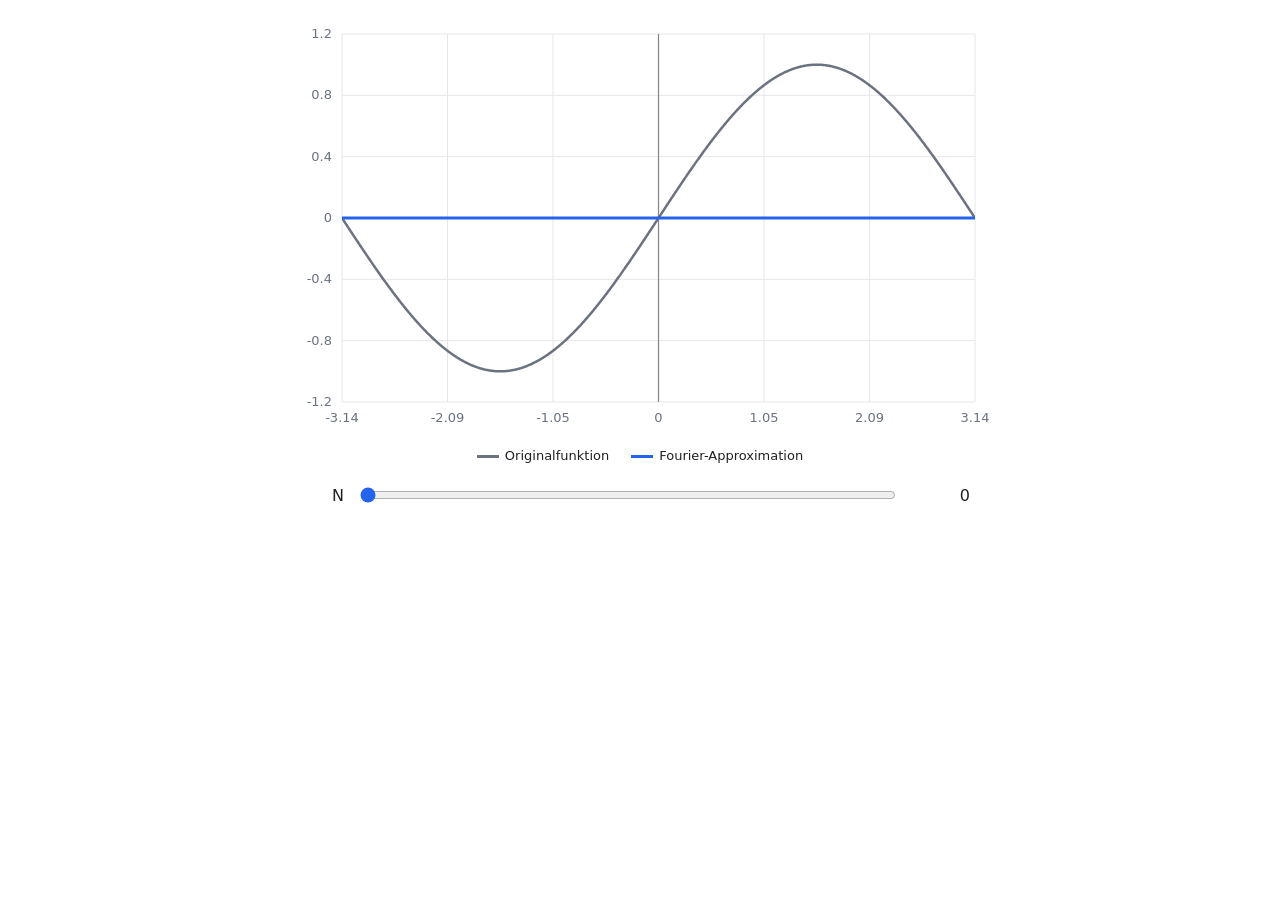
<file: Fourier Reihen/fourier_interaktiv_sin.html>
<!doctype html>
<html lang="de">
<head>
  <meta charset="utf-8">
  <meta name="viewport" content="width=device-width, initial-scale=1">
  <title>Fourier-Reihe – interaktive Approximation</title>
  <style>
    * { box-sizing: border-box; }
    body { margin: 0; padding: 16px; font: 16px system-ui, sans-serif; background: #fff; color: #202124; }
    main { width: min(100%, 720px); margin: auto; }
    .formula { text-align: center; font: italic 22px Georgia, serif; margin: 4px 0 8px; }
    canvas { display: block; width: 100%; height: auto; }
    .legend { display: flex; justify-content: center; gap: 22px; flex-wrap: wrap; font-size: 13px; margin-top: 2px; }
    .swatch { display: inline-block; width: 22px; height: 3px; vertical-align: middle; margin-right: 6px; }
    .controls { display: flex; gap: 14px; align-items: center; padding: 22px 30px 12px 52px; }
    input[type=range] { flex: 1; min-width: 0; accent-color: #2563eb; cursor: pointer; }
    output { min-width: 58px; text-align: right; font-variant-numeric: tabular-nums; }
  </style>
</head>
<body>
<main>
  <!-- <div class="formula">f(x) = sin(x)</div> -->
  <canvas id="graph" width="720" height="430" aria-label="Originalfunktion und Fourier-Approximation"></canvas>
  <div class="legend">
    <span><span class="swatch" style="background:#6b7280"></span>Originalfunktion</span>
    <span><span class="swatch" style="background:#2563eb"></span>Fourier-Approximation</span>
  </div>
  <div class="controls">
    <label for="slider">N</label>
    <input id="slider" type="range" min="0" max="20" step="1" value="0">
    <output id="value" for="slider">0</output>
  </div>
</main>
<script>
  // Die Werte stammen vollständig aus dem Python-Skript.
  const xs = [-3.14159265,-3.1363523,-3.13111194,-3.12587159,-3.12063123,-3.11539088,-3.11015053,-3.10491017,-3.09966982,-3.09442946,-3.08918911,-3.08394875,-3.0787084,-3.07346804,-3.06822769,-3.06298733,-3.05774698,-3.05250662,-3.04726627,-3.04202591,-3.03678556,-3.0315452,-3.02630485,-3.0210645,-3.01582414,-3.01058379,-3.00534343,-3.00010308,-2.99486272,-2.98962237,-2.98438201,-2.97914166,-2.9739013,-2.96866095,-2.96342059,-2.95818024,-2.95293988,-2.94769953,-2.94245917,-2.93721882,-2.93197846,-2.92673811,-2.92149776,-2.9162574,-2.91101705,-2.90577669,-2.90053634,-2.89529598,-2.89005563,-2.88481527,-2.87957492,-2.87433456,-2.86909421,-2.86385385,-2.8586135,-2.85337314,-2.84813279,-2.84289243,-2.83765208,-2.83241173,-2.82717137,-2.82193102,-2.81669066,-2.81145031,-2.80620995,-2.8009696,-2.79572924,-2.79048889,-2.78524853,-2.78000818,-2.77476782,-2.76952747,-2.76428711,-2.75904676,-2.7538064,-2.74856605,-2.7433257,-2.73808534,-2.73284499,-2.72760463,-2.72236428,-2.71712392,-2.71188357,-2.70664321,-2.70140286,-2.6961625,-2.69092215,-2.68568179,-2.68044144,-2.67520108,-2.66996073,-2.66472037,-2.65948002,-2.65423966,-2.64899931,-2.64375896,-2.6385186,-2.63327825,-2.62803789,-2.62279754,-2.61755718,-2.61231683,-2.60707647,-2.60183612,-2.59659576,-2.59135541,-2.58611505,-2.5808747,-2.57563434,-2.57039399,-2.56515363,-2.55991328,-2.55467293,-2.54943257,-2.54419222,-2.53895186,-2.53371151,-2.52847115,-2.5232308,-2.51799044,-2.51275009,-2.50750973,-2.50226938,-2.49702902,-2.49178867,-2.48654831,-2.48130796,-2.4760676,-2.47082725,-2.46558689,-2.46034654,-2.45510619,-2.44986583,-2.44462548,-2.43938512,-2.43414477,-2.42890441,-2.42366406,-2.4184237,-2.41318335,-2.40794299,-2.40270264,-2.39746228,-2.39222193,-2.38698157,-2.38174122,-2.37650086,-2.37126051,-2.36602016,-2.3607798,-2.35553945,-2.35029909,-2.34505874,-2.33981838,-2.33457803,-2.32933767,-2.32409732,-2.31885696,-2.31361661,-2.30837625,-2.3031359,-2.29789554,-2.29265519,-2.28741483,-2.28217448,-2.27693413,-2.27169377,-2.26645342,-2.26121306,-2.25597271,-2.25073235,-2.245492,-2.24025164,-2.23501129,-2.22977093,-2.22453058,-2.21929022,-2.21404987,-2.20880951,-2.20356916,-2.1983288,-2.19308845,-2.18784809,-2.18260774,-2.17736739,-2.17212703,-2.16688668,-2.16164632,-2.15640597,-2.15116561,-2.14592526,-2.1406849,-2.13544455,-2.13020419,-2.12496384,-2.11972348,-2.11448313,-2.10924277,-2.10400242,-2.09876206,-2.09352171,-2.08828136,-2.083041,-2.07780065,-2.07256029,-2.06731994,-2.06207958,-2.05683923,-2.05159887,-2.04635852,-2.04111816,-2.03587781,-2.03063745,-2.0253971,-2.02015674,-2.01491639,-2.00967603,-2.00443568,-1.99919533,-1.99395497,-1.98871462,-1.98347426,-1.97823391,-1.97299355,-1.9677532,-1.96251284,-1.95727249,-1.95203213,-1.94679178,-1.94155142,-1.93631107,-1.93107071,-1.92583036,-1.92059,-1.91534965,-1.91010929,-1.90486894,-1.89962859,-1.89438823,-1.88914788,-1.88390752,-1.87866717,-1.87342681,-1.86818646,-1.8629461,-1.85770575,-1.85246539,-1.84722504,-1.84198468,-1.83674433,-1.83150397,-1.82626362,-1.82102326,-1.81578291,-1.81054256,-1.8053022,-1.80006185,-1.79482149,-1.78958114,-1.78434078,-1.77910043,-1.77386007,-1.76861972,-1.76337936,-1.75813901,-1.75289865,-1.7476583,-1.74241794,-1.73717759,-1.73193723,-1.72669688,-1.72145652,-1.71621617,-1.71097582,-1.70573546,-1.70049511,-1.69525475,-1.6900144,-1.68477404,-1.67953369,-1.67429333,-1.66905298,-1.66381262,-1.65857227,-1.65333191,-1.64809156,-1.6428512,-1.63761085,-1.63237049,-1.62713014,-1.62188979,-1.61664943,-1.61140908,-1.60616872,-1.60092837,-1.59568801,-1.59044766,-1.5852073,-1.57996695,-1.57472659,-1.56948624,-1.56424588,-1.55900553,-1.55376517,-1.54852482,-1.54328446,-1.53804411,-1.53280376,-1.5275634,-1.52232305,-1.51708269,-1.51184234,-1.50660198,-1.50136163,-1.49612127,-1.49088092,-1.48564056,-1.48040021,-1.47515985,-1.4699195,-1.46467914,-1.45943879,-1.45419843,-1.44895808,-1.44371772,-1.43847737,-1.43323702,-1.42799666,-1.42275631,-1.41751595,-1.4122756,-1.40703524,-1.40179489,-1.39655453,-1.39131418,-1.38607382,-1.38083347,-1.37559311,-1.37035276,-1.3651124,-1.35987205,-1.35463169,-1.34939134,-1.34415099,-1.33891063,-1.33367028,-1.32842992,-1.32318957,-1.31794921,-1.31270886,-1.3074685,-1.30222815,-1.29698779,-1.29174744,-1.28650708,-1.28126673,-1.27602637,-1.27078602,-1.26554566,-1.26030531,-1.25506496,-1.2498246,-1.24458425,-1.23934389,-1.23410354,-1.22886318,-1.22362283,-1.21838247,-1.21314212,-1.20790176,-1.20266141,-1.19742105,-1.1921807,-1.18694034,-1.18169999,-1.17645963,-1.17121928,-1.16597892,-1.16073857,-1.15549822,-1.15025786,-1.14501751,-1.13977715,-1.1345368,-1.12929644,-1.12405609,-1.11881573,-1.11357538,-1.10833502,-1.10309467,-1.09785431,-1.09261396,-1.0873736,-1.08213325,-1.07689289,-1.07165254,-1.06641219,-1.06117183,-1.05593148,-1.05069112,-1.04545077,-1.04021041,-1.03497006,-1.0297297,-1.02448935,-1.01924899,-1.01400864,-1.00876828,-1.00352793,-0.99828757,-0.99304722,-0.98780686,-0.98256651,-0.97732615,-0.9720858,-0.96684545,-0.96160509,-0.95636474,-0.95112438,-0.94588403,-0.94064367,-0.93540332,-0.93016296,-0.92492261,-0.91968225,-0.9144419,-0.90920154,-0.90396119,-0.89872083,-0.89348048,-0.88824012,-0.88299977,-0.87775942,-0.87251906,-0.86727871,-0.86203835,-0.856798,-0.85155764,-0.84631729,-0.84107693,-0.83583658,-0.83059622,-0.82535587,-0.82011551,-0.81487516,-0.8096348,-0.80439445,-0.79915409,-0.79391374,-0.78867339,-0.78343303,-0.77819268,-0.77295232,-0.76771197,-0.76247161,-0.75723126,-0.7519909,-0.74675055,-0.74151019,-0.73626984,-0.73102948,-0.72578913,-0.72054877,-0.71530842,-0.71006806,-0.70482771,-0.69958735,-0.694347,-0.68910665,-0.68386629,-0.67862594,-0.67338558,-0.66814523,-0.66290487,-0.65766452,-0.65242416,-0.64718381,-0.64194345,-0.6367031,-0.63146274,-0.62622239,-0.62098203,-0.61574168,-0.61050132,-0.60526097,-0.60002062,-0.59478026,-0.58953991,-0.58429955,-0.5790592,-0.57381884,-0.56857849,-0.56333813,-0.55809778,-0.55285742,-0.54761707,-0.54237671,-0.53713636,-0.531896,-0.52665565,-0.52141529,-0.51617494,-0.51093459,-0.50569423,-0.50045388,-0.49521352,-0.48997317,-0.48473281,-0.47949246,-0.4742521,-0.46901175,-0.46377139,-0.45853104,-0.45329068,-0.44805033,-0.44280997,-0.43756962,-0.43232926,-0.42708891,-0.42184855,-0.4166082,-0.41136785,-0.40612749,-0.40088714,-0.39564678,-0.39040643,-0.38516607,-0.37992572,-0.37468536,-0.36944501,-0.36420465,-0.3589643,-0.35372394,-0.34848359,-0.34324323,-0.33800288,-0.33276252,-0.32752217,-0.32228182,-0.31704146,-0.31180111,-0.30656075,-0.3013204,-0.29608004,-0.29083969,-0.28559933,-0.28035898,-0.27511862,-0.26987827,-0.26463791,-0.25939756,-0.2541572,-0.24891685,-0.24367649,-0.23843614,-0.23319578,-0.22795543,-0.22271508,-0.21747472,-0.21223437,-0.20699401,-0.20175366,-0.1965133,-0.19127295,-0.18603259,-0.18079224,-0.17555188,-0.17031153,-0.16507117,-0.15983082,-0.15459046,-0.14935011,-0.14410975,-0.1388694,-0.13362905,-0.12838869,-0.12314834,-0.11790798,-0.11266763,-0.10742727,-0.10218692,-0.09694656,-0.09170621,-0.08646585,-0.0812255,-0.07598514,-0.07074479,-0.06550443,-0.06026408,-0.05502372,-0.04978337,-0.04454302,-0.03930266,-0.03406231,-0.02882195,-0.0235816,-0.01834124,-0.01310089,-0.00786053,-0.00262018,0.00262018,0.00786053,0.01310089,0.01834124,0.0235816,0.02882195,0.03406231,0.03930266,0.04454302,0.04978337,0.05502372,0.06026408,0.06550443,0.07074479,0.07598514,0.0812255,0.08646585,0.09170621,0.09694656,0.10218692,0.10742727,0.11266763,0.11790798,0.12314834,0.12838869,0.13362905,0.1388694,0.14410975,0.14935011,0.15459046,0.15983082,0.16507117,0.17031153,0.17555188,0.18079224,0.18603259,0.19127295,0.1965133,0.20175366,0.20699401,0.21223437,0.21747472,0.22271508,0.22795543,0.23319578,0.23843614,0.24367649,0.24891685,0.2541572,0.25939756,0.26463791,0.26987827,0.27511862,0.28035898,0.28559933,0.29083969,0.29608004,0.3013204,0.30656075,0.31180111,0.31704146,0.32228182,0.32752217,0.33276252,0.33800288,0.34324323,0.34848359,0.35372394,0.3589643,0.36420465,0.36944501,0.37468536,0.37992572,0.38516607,0.39040643,0.39564678,0.40088714,0.40612749,0.41136785,0.4166082,0.42184855,0.42708891,0.43232926,0.43756962,0.44280997,0.44805033,0.45329068,0.45853104,0.46377139,0.46901175,0.4742521,0.47949246,0.48473281,0.48997317,0.49521352,0.50045388,0.50569423,0.51093459,0.51617494,0.52141529,0.52665565,0.531896,0.53713636,0.54237671,0.54761707,0.55285742,0.55809778,0.56333813,0.56857849,0.57381884,0.5790592,0.58429955,0.58953991,0.59478026,0.60002062,0.60526097,0.61050132,0.61574168,0.62098203,0.62622239,0.63146274,0.6367031,0.64194345,0.64718381,0.65242416,0.65766452,0.66290487,0.66814523,0.67338558,0.67862594,0.68386629,0.68910665,0.694347,0.69958735,0.70482771,0.71006806,0.71530842,0.72054877,0.72578913,0.73102948,0.73626984,0.74151019,0.74675055,0.7519909,0.75723126,0.76247161,0.76771197,0.77295232,0.77819268,0.78343303,0.78867339,0.79391374,0.79915409,0.80439445,0.8096348,0.81487516,0.82011551,0.82535587,0.83059622,0.83583658,0.84107693,0.84631729,0.85155764,0.856798,0.86203835,0.86727871,0.87251906,0.87775942,0.88299977,0.88824012,0.89348048,0.89872083,0.90396119,0.90920154,0.9144419,0.91968225,0.92492261,0.93016296,0.93540332,0.94064367,0.94588403,0.95112438,0.95636474,0.96160509,0.96684545,0.9720858,0.97732615,0.98256651,0.98780686,0.99304722,0.99828757,1.00352793,1.00876828,1.01400864,1.01924899,1.02448935,1.0297297,1.03497006,1.04021041,1.04545077,1.05069112,1.05593148,1.06117183,1.06641219,1.07165254,1.07689289,1.08213325,1.0873736,1.09261396,1.09785431,1.10309467,1.10833502,1.11357538,1.11881573,1.12405609,1.12929644,1.1345368,1.13977715,1.14501751,1.15025786,1.15549822,1.16073857,1.16597892,1.17121928,1.17645963,1.18169999,1.18694034,1.1921807,1.19742105,1.20266141,1.20790176,1.21314212,1.21838247,1.22362283,1.22886318,1.23410354,1.23934389,1.24458425,1.2498246,1.25506496,1.26030531,1.26554566,1.27078602,1.27602637,1.28126673,1.28650708,1.29174744,1.29698779,1.30222815,1.3074685,1.31270886,1.31794921,1.32318957,1.32842992,1.33367028,1.33891063,1.34415099,1.34939134,1.35463169,1.35987205,1.3651124,1.37035276,1.37559311,1.38083347,1.38607382,1.39131418,1.39655453,1.40179489,1.40703524,1.4122756,1.41751595,1.42275631,1.42799666,1.43323702,1.43847737,1.44371772,1.44895808,1.45419843,1.45943879,1.46467914,1.4699195,1.47515985,1.48040021,1.48564056,1.49088092,1.49612127,1.50136163,1.50660198,1.51184234,1.51708269,1.52232305,1.5275634,1.53280376,1.53804411,1.54328446,1.54852482,1.55376517,1.55900553,1.56424588,1.56948624,1.57472659,1.57996695,1.5852073,1.59044766,1.59568801,1.60092837,1.60616872,1.61140908,1.61664943,1.62188979,1.62713014,1.63237049,1.63761085,1.6428512,1.64809156,1.65333191,1.65857227,1.66381262,1.66905298,1.67429333,1.67953369,1.68477404,1.6900144,1.69525475,1.70049511,1.70573546,1.71097582,1.71621617,1.72145652,1.72669688,1.73193723,1.73717759,1.74241794,1.7476583,1.75289865,1.75813901,1.76337936,1.76861972,1.77386007,1.77910043,1.78434078,1.78958114,1.79482149,1.80006185,1.8053022,1.81054256,1.81578291,1.82102326,1.82626362,1.83150397,1.83674433,1.84198468,1.84722504,1.85246539,1.85770575,1.8629461,1.86818646,1.87342681,1.87866717,1.88390752,1.88914788,1.89438823,1.89962859,1.90486894,1.91010929,1.91534965,1.92059,1.92583036,1.93107071,1.93631107,1.94155142,1.94679178,1.95203213,1.95727249,1.96251284,1.9677532,1.97299355,1.97823391,1.98347426,1.98871462,1.99395497,1.99919533,2.00443568,2.00967603,2.01491639,2.02015674,2.0253971,2.03063745,2.03587781,2.04111816,2.04635852,2.05159887,2.05683923,2.06207958,2.06731994,2.07256029,2.07780065,2.083041,2.08828136,2.09352171,2.09876206,2.10400242,2.10924277,2.11448313,2.11972348,2.12496384,2.13020419,2.13544455,2.1406849,2.14592526,2.15116561,2.15640597,2.16164632,2.16688668,2.17212703,2.17736739,2.18260774,2.18784809,2.19308845,2.1983288,2.20356916,2.20880951,2.21404987,2.21929022,2.22453058,2.22977093,2.23501129,2.24025164,2.245492,2.25073235,2.25597271,2.26121306,2.26645342,2.27169377,2.27693413,2.28217448,2.28741483,2.29265519,2.29789554,2.3031359,2.30837625,2.31361661,2.31885696,2.32409732,2.32933767,2.33457803,2.33981838,2.34505874,2.35029909,2.35553945,2.3607798,2.36602016,2.37126051,2.37650086,2.38174122,2.38698157,2.39222193,2.39746228,2.40270264,2.40794299,2.41318335,2.4184237,2.42366406,2.42890441,2.43414477,2.43938512,2.44462548,2.44986583,2.45510619,2.46034654,2.46558689,2.47082725,2.4760676,2.48130796,2.48654831,2.49178867,2.49702902,2.50226938,2.50750973,2.51275009,2.51799044,2.5232308,2.52847115,2.53371151,2.53895186,2.54419222,2.54943257,2.55467293,2.55991328,2.56515363,2.57039399,2.57563434,2.5808747,2.58611505,2.59135541,2.59659576,2.60183612,2.60707647,2.61231683,2.61755718,2.62279754,2.62803789,2.63327825,2.6385186,2.64375896,2.64899931,2.65423966,2.65948002,2.66472037,2.66996073,2.67520108,2.68044144,2.68568179,2.69092215,2.6961625,2.70140286,2.70664321,2.71188357,2.71712392,2.72236428,2.72760463,2.73284499,2.73808534,2.7433257,2.74856605,2.7538064,2.75904676,2.76428711,2.76952747,2.77476782,2.78000818,2.78524853,2.79048889,2.79572924,2.8009696,2.80620995,2.81145031,2.81669066,2.82193102,2.82717137,2.83241173,2.83765208,2.84289243,2.84813279,2.85337314,2.8586135,2.86385385,2.86909421,2.87433456,2.87957492,2.88481527,2.89005563,2.89529598,2.90053634,2.90577669,2.91101705,2.9162574,2.92149776,2.92673811,2.93197846,2.93721882,2.94245917,2.94769953,2.95293988,2.95818024,2.96342059,2.96866095,2.9739013,2.97914166,2.98438201,2.98962237,2.99486272,3.00010308,3.00534343,3.01058379,3.01582414,3.0210645,3.02630485,3.0315452,3.03678556,3.04202591,3.04726627,3.05250662,3.05774698,3.06298733,3.06822769,3.07346804,3.0787084,3.08394875,3.08918911,3.09442946,3.09966982,3.10491017,3.11015053,3.11539088,3.12063123,3.12587159,3.13111194,3.1363523,3.14159265];
  const original = [-0.0,-0.00524033,-0.01048052,-0.01572042,-0.02095988,-0.02619878,-0.03143695,-0.03667426,-0.04191056,-0.04714571,-0.05237957,-0.05761198,-0.06284282,-0.06807193,-0.07329917,-0.0785244,-0.08374747,-0.08896824,-0.09418657,-0.09940231,-0.10461532,-0.10982546,-0.11503259,-0.12023655,-0.12543721,-0.13063443,-0.13582806,-0.14101796,-0.14620399,-0.151386,-0.15656386,-0.16173742,-0.16690653,-0.17207106,-0.17723087,-0.18238581,-0.18753574,-0.19268052,-0.19782001,-0.20295407,-0.20808255,-0.21320532,-0.21832223,-0.22343315,-0.22853794,-0.23363644,-0.23872853,-0.24381407,-0.24889291,-0.25396492,-0.25902995,-0.26408786,-0.26913853,-0.27418181,-0.27921755,-0.28424563,-0.2892659,-0.29427823,-0.29928248,-0.3042785,-0.30926618,-0.31424536,-0.31921591,-0.32417769,-0.32913057,-0.33407442,-0.33900909,-0.34393445,-0.34885036,-0.3537567,-0.35865332,-0.36354009,-0.36841688,-0.37328355,-0.37813997,-0.382986,-0.38782152,-0.39264639,-0.39746048,-0.40226365,-0.40705577,-0.41183672,-0.41660635,-0.42136455,-0.42611118,-0.4308461,-0.43556919,-0.44028032,-0.44497936,-0.44966618,-0.45434065,-0.45900265,-0.46365204,-0.4682887,-0.4729125,-0.47752331,-0.482121,-0.48670546,-0.49127656,-0.49583416,-0.50037814,-0.50490839,-0.50942477,-0.51392716,-0.51841543,-0.52288947,-0.52734915,-0.53179435,-0.53622495,-0.54064082,-0.54504184,-0.5494279,-0.55379886,-0.55815462,-0.56249506,-0.56682004,-0.57112946,-0.5754232,-0.57970113,-0.58396315,-0.58820913,-0.59243895,-0.59665251,-0.60084968,-0.60503035,-0.60919441,-0.61334173,-0.61747222,-0.62158575,-0.6256822,-0.62976148,-0.63382346,-0.63786804,-0.6418951,-0.64590453,-0.64989623,-0.65387007,-0.65782597,-0.66176379,-0.66568345,-0.66958482,-0.67346781,-0.6773323,-0.68117819,-0.68500538,-0.68881375,-0.69260321,-0.69637365,-0.70012497,-0.70385706,-0.70756982,-0.71126315,-0.71493694,-0.71859111,-0.72222554,-0.72584014,-0.7294348,-0.73300944,-0.73656394,-0.74009822,-0.74361217,-0.74710571,-0.75057873,-0.75403113,-0.75746283,-0.76087373,-0.76426373,-0.76763275,-0.77098068,-0.77430744,-0.77761294,-0.78089709,-0.78415979,-0.78740096,-0.7906205,-0.79381834,-0.79699437,-0.80014852,-0.80328069,-0.8063908,-0.80947877,-0.81254452,-0.81558794,-0.81860897,-0.82160752,-0.82458351,-0.82753686,-0.83046748,-0.83337529,-0.83626022,-0.83912218,-0.8419611,-0.8447769,-0.8475695,-0.85033882,-0.85308479,-0.85580734,-0.85850638,-0.86118185,-0.86383367,-0.86646177,-0.86906607,-0.87164651,-0.87420301,-0.87673551,-0.87924393,-0.8817282,-0.88418826,-0.88662404,-0.88903547,-0.89142249,-0.89378502,-0.89612302,-0.8984364,-0.90072511,-0.90298909,-0.90522827,-0.90744259,-0.909632,-0.91179642,-0.9139358,-0.91605009,-0.91813922,-0.92020313,-0.92224178,-0.9242551,-0.92624304,-0.92820554,-0.93014255,-0.93205403,-0.9339399,-0.93580013,-0.93763466,-0.93944344,-0.94122642,-0.94298356,-0.9447148,-0.9464201,-0.9480994,-0.94975268,-0.95137987,-0.95298093,-0.95455582,-0.9561045,-0.95762693,-0.95912306,-0.96059284,-0.96203625,-0.96345324,-0.96484378,-0.96620781,-0.96754532,-0.96885625,-0.97014058,-0.97139827,-0.97262928,-0.97383358,-0.97501114,-0.97616192,-0.9772859,-0.97838304,-0.97945331,-0.98049668,-0.98151313,-0.98250263,-0.98346514,-0.98440065,-0.98530912,-0.98619054,-0.98704487,-0.9878721,-0.9886722,-0.98944515,-0.99019093,-0.99090952,-0.9916009,-0.99226504,-0.99290194,-0.99351157,-0.99409392,-0.99464896,-0.9951767,-0.9956771,-0.99615016,-0.99659587,-0.99701421,-0.99740517,-0.99776874,-0.99810491,-0.99841367,-0.99869501,-0.99894893,-0.99917542,-0.99937446,-0.99954606,-0.99969022,-0.99980692,-0.99989616,-0.99995795,-0.99999228,-0.99999914,-0.99997855,-0.99993049,-0.99985497,-0.999752,-0.99962157,-0.99946369,-0.99927837,-0.9990656,-0.9988254,-0.99855777,-0.99826272,-0.99794025,-0.99759038,-0.99721311,-0.99680846,-0.99637644,-0.99591705,-0.99543032,-0.99491625,-0.99437485,-0.99380615,-0.99321016,-0.9925869,-0.99193637,-0.99125861,-0.99055363,-0.98982144,-0.98906207,-0.98827555,-0.98746188,-0.98662109,-0.98575321,-0.98485827,-0.98393627,-0.98298726,-0.98201125,-0.98100827,-0.97997836,-0.97892153,-0.97783782,-0.97672726,-0.97558988,-0.9744257,-0.97323477,-0.97201711,-0.97077275,-0.96950174,-0.96820411,-0.96687988,-0.96552911,-0.96415182,-0.96274805,-0.96131785,-0.95986124,-0.95837828,-0.956869,-0.95533344,-0.95377165,-0.95218367,-0.95056953,-0.9489293,-0.947263,-0.94557069,-0.94385242,-0.94210823,-0.94033816,-0.93854227,-0.93672061,-0.93487322,-0.93300017,-0.93110149,-0.92917724,-0.92722747,-0.92525224,-0.92325161,-0.92122562,-0.91917433,-0.9170978,-0.91499608,-0.91286924,-0.91071733,-0.90854041,-0.90633854,-0.90411179,-0.9018602,-0.89958385,-0.89728279,-0.89495709,-0.89260682,-0.89023203,-0.8878328,-0.88540919,-0.88296126,-0.88048909,-0.87799273,-0.87547227,-0.87292776,-0.87035928,-0.8677669,-0.86515069,-0.86251072,-0.85984707,-0.8571598,-0.854449,-0.85171473,-0.84895707,-0.8461761,-0.84337189,-0.84054452,-0.83769407,-0.83482062,-0.83192424,-0.82900501,-0.82606302,-0.82309834,-0.82011106,-0.81710126,-0.81406902,-0.81101443,-0.80793756,-0.80483851,-0.80171735,-0.79857418,-0.79540908,-0.79222214,-0.78901344,-0.78578307,-0.78253113,-0.77925769,-0.77596286,-0.77264672,-0.76930935,-0.76595087,-0.76257135,-0.75917088,-0.75574957,-0.75230751,-0.74884479,-0.7453615,-0.74185774,-0.73833362,-0.73478921,-0.73122463,-0.72763997,-0.72403532,-0.7204108,-0.71676649,-0.71310249,-0.70941892,-0.70571586,-0.70199342,-0.6982517,-0.69449081,-0.69071085,-0.68691192,-0.68309413,-0.67925758,-0.67540237,-0.67152862,-0.66763643,-0.6637259,-0.65979714,-0.65585027,-0.65188539,-0.6479026,-0.64390202,-0.63988376,-0.63584793,-0.63179464,-0.627724,-0.62363612,-0.61953111,-0.61540909,-0.61127017,-0.60711446,-0.60294208,-0.59875315,-0.59454777,-0.59032606,-0.58608815,-0.58183414,-0.57756415,-0.5732783,-0.56897671,-0.56465949,-0.56032676,-0.55597865,-0.55161527,-0.54723675,-0.54284319,-0.53843473,-0.53401148,-0.52957357,-0.52512111,-0.52065424,-0.51617307,-0.51167772,-0.50716832,-0.50264499,-0.49810786,-0.49355705,-0.48899269,-0.4844149,-0.4798238,-0.47521953,-0.47060221,-0.46597197,-0.46132893,-0.45667322,-0.45200497,-0.44732431,-0.44263136,-0.43792626,-0.43320913,-0.42848011,-0.42373932,-0.41898689,-0.41422296,-0.40944765,-0.4046611,-0.39986343,-0.39505479,-0.3902353,-0.38540509,-0.38056429,-0.37571305,-0.37085148,-0.36597974,-0.36109794,-0.35620623,-0.35130473,-0.34639359,-0.34147294,-0.33654291,-0.33160363,-0.32665525,-0.3216979,-0.31673172,-0.31175684,-0.30677339,-0.30178153,-0.29678137,-0.29177307,-0.28675675,-0.28173256,-0.27670063,-0.2716611,-0.26661411,-0.2615598,-0.25649831,-0.25142978,-0.24635434,-0.24127213,-0.2361833,-0.23108798,-0.22598632,-0.22087845,-0.21576452,-0.21064466,-0.20551901,-0.20038772,-0.19525093,-0.19010878,-0.18496141,-0.17980896,-0.17465156,-0.16948938,-0.16432254,-0.15915118,-0.15397546,-0.14879551,-0.14361147,-0.13842349,-0.1332317,-0.12803626,-0.1228373,-0.11763497,-0.11242941,-0.10722076,-0.10200917,-0.09679477,-0.09157772,-0.08635815,-0.08113621,-0.07591204,-0.07068579,-0.0654576,-0.06022761,-0.05499596,-0.04976281,-0.04452829,-0.03929254,-0.03405572,-0.02881796,-0.02357941,-0.01834021,-0.01310051,-0.00786045,-0.00262017,0.00262017,0.00786045,0.01310051,0.01834021,0.02357941,0.02881796,0.03405572,0.03929254,0.04452829,0.04976281,0.05499596,0.06022761,0.0654576,0.07068579,0.07591204,0.08113621,0.08635815,0.09157772,0.09679477,0.10200917,0.10722076,0.11242941,0.11763497,0.1228373,0.12803626,0.1332317,0.13842349,0.14361147,0.14879551,0.15397546,0.15915118,0.16432254,0.16948938,0.17465156,0.17980896,0.18496141,0.19010878,0.19525093,0.20038772,0.20551901,0.21064466,0.21576452,0.22087845,0.22598632,0.23108798,0.2361833,0.24127213,0.24635434,0.25142978,0.25649831,0.2615598,0.26661411,0.2716611,0.27670063,0.28173256,0.28675675,0.29177307,0.29678137,0.30178153,0.30677339,0.31175684,0.31673172,0.3216979,0.32665525,0.33160363,0.33654291,0.34147294,0.34639359,0.35130473,0.35620623,0.36109794,0.36597974,0.37085148,0.37571305,0.38056429,0.38540509,0.3902353,0.39505479,0.39986343,0.4046611,0.40944765,0.41422296,0.41898689,0.42373932,0.42848011,0.43320913,0.43792626,0.44263136,0.44732431,0.45200497,0.45667322,0.46132893,0.46597197,0.47060221,0.47521953,0.4798238,0.4844149,0.48899269,0.49355705,0.49810786,0.50264499,0.50716832,0.51167772,0.51617307,0.52065424,0.52512111,0.52957357,0.53401148,0.53843473,0.54284319,0.54723675,0.55161527,0.55597865,0.56032676,0.56465949,0.56897671,0.5732783,0.57756415,0.58183414,0.58608815,0.59032606,0.59454777,0.59875315,0.60294208,0.60711446,0.61127017,0.61540909,0.61953111,0.62363612,0.627724,0.63179464,0.63584793,0.63988376,0.64390202,0.6479026,0.65188539,0.65585027,0.65979714,0.6637259,0.66763643,0.67152862,0.67540237,0.67925758,0.68309413,0.68691192,0.69071085,0.69449081,0.6982517,0.70199342,0.70571586,0.70941892,0.71310249,0.71676649,0.7204108,0.72403532,0.72763997,0.73122463,0.73478921,0.73833362,0.74185774,0.7453615,0.74884479,0.75230751,0.75574957,0.75917088,0.76257135,0.76595087,0.76930935,0.77264672,0.77596286,0.77925769,0.78253113,0.78578307,0.78901344,0.79222214,0.79540908,0.79857418,0.80171735,0.80483851,0.80793756,0.81101443,0.81406902,0.81710126,0.82011106,0.82309834,0.82606302,0.82900501,0.83192424,0.83482062,0.83769407,0.84054452,0.84337189,0.8461761,0.84895707,0.85171473,0.854449,0.8571598,0.85984707,0.86251072,0.86515069,0.8677669,0.87035928,0.87292776,0.87547227,0.87799273,0.88048909,0.88296126,0.88540919,0.8878328,0.89023203,0.89260682,0.89495709,0.89728279,0.89958385,0.9018602,0.90411179,0.90633854,0.90854041,0.91071733,0.91286924,0.91499608,0.9170978,0.91917433,0.92122562,0.92325161,0.92525224,0.92722747,0.92917724,0.93110149,0.93300017,0.93487322,0.93672061,0.93854227,0.94033816,0.94210823,0.94385242,0.94557069,0.947263,0.9489293,0.95056953,0.95218367,0.95377165,0.95533344,0.956869,0.95837828,0.95986124,0.96131785,0.96274805,0.96415182,0.96552911,0.96687988,0.96820411,0.96950174,0.97077275,0.97201711,0.97323477,0.9744257,0.97558988,0.97672726,0.97783782,0.97892153,0.97997836,0.98100827,0.98201125,0.98298726,0.98393627,0.98485827,0.98575321,0.98662109,0.98746188,0.98827555,0.98906207,0.98982144,0.99055363,0.99125861,0.99193637,0.9925869,0.99321016,0.99380615,0.99437485,0.99491625,0.99543032,0.99591705,0.99637644,0.99680846,0.99721311,0.99759038,0.99794025,0.99826272,0.99855777,0.9988254,0.9990656,0.99927837,0.99946369,0.99962157,0.999752,0.99985497,0.99993049,0.99997855,0.99999914,0.99999228,0.99995795,0.99989616,0.99980692,0.99969022,0.99954606,0.99937446,0.99917542,0.99894893,0.99869501,0.99841367,0.99810491,0.99776874,0.99740517,0.99701421,0.99659587,0.99615016,0.9956771,0.9951767,0.99464896,0.99409392,0.99351157,0.99290194,0.99226504,0.9916009,0.99090952,0.99019093,0.98944515,0.9886722,0.9878721,0.98704487,0.98619054,0.98530912,0.98440065,0.98346514,0.98250263,0.98151313,0.98049668,0.97945331,0.97838304,0.9772859,0.97616192,0.97501114,0.97383358,0.97262928,0.97139827,0.97014058,0.96885625,0.96754532,0.96620781,0.96484378,0.96345324,0.96203625,0.96059284,0.95912306,0.95762693,0.9561045,0.95455582,0.95298093,0.95137987,0.94975268,0.9480994,0.9464201,0.9447148,0.94298356,0.94122642,0.93944344,0.93763466,0.93580013,0.9339399,0.93205403,0.93014255,0.92820554,0.92624304,0.9242551,0.92224178,0.92020313,0.91813922,0.91605009,0.9139358,0.91179642,0.909632,0.90744259,0.90522827,0.90298909,0.90072511,0.8984364,0.89612302,0.89378502,0.89142249,0.88903547,0.88662404,0.88418826,0.8817282,0.87924393,0.87673551,0.87420301,0.87164651,0.86906607,0.86646177,0.86383367,0.86118185,0.85850638,0.85580734,0.85308479,0.85033882,0.8475695,0.8447769,0.8419611,0.83912218,0.83626022,0.83337529,0.83046748,0.82753686,0.82458351,0.82160752,0.81860897,0.81558794,0.81254452,0.80947877,0.8063908,0.80328069,0.80014852,0.79699437,0.79381834,0.7906205,0.78740096,0.78415979,0.78089709,0.77761294,0.77430744,0.77098068,0.76763275,0.76426373,0.76087373,0.75746283,0.75403113,0.75057873,0.74710571,0.74361217,0.74009822,0.73656394,0.73300944,0.7294348,0.72584014,0.72222554,0.71859111,0.71493694,0.71126315,0.70756982,0.70385706,0.70012497,0.69637365,0.69260321,0.68881375,0.68500538,0.68117819,0.6773323,0.67346781,0.66958482,0.66568345,0.66176379,0.65782597,0.65387007,0.64989623,0.64590453,0.6418951,0.63786804,0.63382346,0.62976148,0.6256822,0.62158575,0.61747222,0.61334173,0.60919441,0.60503035,0.60084968,0.59665251,0.59243895,0.58820913,0.58396315,0.57970113,0.5754232,0.57112946,0.56682004,0.56249506,0.55815462,0.55379886,0.5494279,0.54504184,0.54064082,0.53622495,0.53179435,0.52734915,0.52288947,0.51841543,0.51392716,0.50942477,0.50490839,0.50037814,0.49583416,0.49127656,0.48670546,0.482121,0.47752331,0.4729125,0.4682887,0.46365204,0.45900265,0.45434065,0.44966618,0.44497936,0.44028032,0.43556919,0.4308461,0.42611118,0.42136455,0.41660635,0.41183672,0.40705577,0.40226365,0.39746048,0.39264639,0.38782152,0.382986,0.37813997,0.37328355,0.36841688,0.36354009,0.35865332,0.3537567,0.34885036,0.34393445,0.33900909,0.33407442,0.32913057,0.32417769,0.31921591,0.31424536,0.30926618,0.3042785,0.29928248,0.29427823,0.2892659,0.28424563,0.27921755,0.27418181,0.26913853,0.26408786,0.25902995,0.25396492,0.24889291,0.24381407,0.23872853,0.23363644,0.22853794,0.22343315,0.21832223,0.21320532,0.20808255,0.20295407,0.19782001,0.19268052,0.18753574,0.18238581,0.17723087,0.17207106,0.16690653,0.16173742,0.15656386,0.151386,0.14620399,0.14101796,0.13582806,0.13063443,0.12543721,0.12023655,0.11503259,0.10982546,0.10461532,0.09940231,0.09418657,0.08896824,0.08374747,0.0785244,0.07329917,0.06807193,0.06284282,0.05761198,0.05237957,0.04714571,0.04191056,0.03667426,0.03143695,0.02619878,0.02095988,0.01572042,0.01048052,0.00524033,0.0];
  const curves = [[-1.3e-07,-1.3e-07,-1.3e-07,-1.3e-07,-1.3e-07,-1.3e-07,-1.3e-07,-1.3e-07,-1.3e-07,-1.3e-07,-1.3e-07,-1.3e-07,-1.3e-07,-1.3e-07,-1.3e-07,-1.3e-07,-1.3e-07,-1.3e-07,-1.3e-07,-1.3e-07,-1.3e-07,-1.3e-07,-1.3e-07,-1.3e-07,-1.3e-07,-1.3e-07,-1.3e-07,-1.3e-07,-1.3e-07,-1.3e-07,-1.3e-07,-1.3e-07,-1.3e-07,-1.3e-07,-1.3e-07,-1.3e-07,-1.3e-07,-1.3e-07,-1.3e-07,-1.3e-07,-1.3e-07,-1.3e-07,-1.3e-07,-1.3e-07,-1.3e-07,-1.3e-07,-1.3e-07,-1.3e-07,-1.3e-07,-1.3e-07,-1.3e-07,-1.3e-07,-1.3e-07,-1.3e-07,-1.3e-07,-1.3e-07,-1.3e-07,-1.3e-07,-1.3e-07,-1.3e-07,-1.3e-07,-1.3e-07,-1.3e-07,-1.3e-07,-1.3e-07,-1.3e-07,-1.3e-07,-1.3e-07,-1.3e-07,-1.3e-07,-1.3e-07,-1.3e-07,-1.3e-07,-1.3e-07,-1.3e-07,-1.3e-07,-1.3e-07,-1.3e-07,-1.3e-07,-1.3e-07,-1.3e-07,-1.3e-07,-1.3e-07,-1.3e-07,-1.3e-07,-1.3e-07,-1.3e-07,-1.3e-07,-1.3e-07,-1.3e-07,-1.3e-07,-1.3e-07,-1.3e-07,-1.3e-07,-1.3e-07,-1.3e-07,-1.3e-07,-1.3e-07,-1.3e-07,-1.3e-07,-1.3e-07,-1.3e-07,-1.3e-07,-1.3e-07,-1.3e-07,-1.3e-07,-1.3e-07,-1.3e-07,-1.3e-07,-1.3e-07,-1.3e-07,-1.3e-07,-1.3e-07,-1.3e-07,-1.3e-07,-1.3e-07,-1.3e-07,-1.3e-07,-1.3e-07,-1.3e-07,-1.3e-07,-1.3e-07,-1.3e-07,-1.3e-07,-1.3e-07,-1.3e-07,-1.3e-07,-1.3e-07,-1.3e-07,-1.3e-07,-1.3e-07,-1.3e-07,-1.3e-07,-1.3e-07,-1.3e-07,-1.3e-07,-1.3e-07,-1.3e-07,-1.3e-07,-1.3e-07,-1.3e-07,-1.3e-07,-1.3e-07,-1.3e-07,-1.3e-07,-1.3e-07,-1.3e-07,-1.3e-07,-1.3e-07,-1.3e-07,-1.3e-07,-1.3e-07,-1.3e-07,-1.3e-07,-1.3e-07,-1.3e-07,-1.3e-07,-1.3e-07,-1.3e-07,-1.3e-07,-1.3e-07,-1.3e-07,-1.3e-07,-1.3e-07,-1.3e-07,-1.3e-07,-1.3e-07,-1.3e-07,-1.3e-07,-1.3e-07,-1.3e-07,-1.3e-07,-1.3e-07,-1.3e-07,-1.3e-07,-1.3e-07,-1.3e-07,-1.3e-07,-1.3e-07,-1.3e-07,-1.3e-07,-1.3e-07,-1.3e-07,-1.3e-07,-1.3e-07,-1.3e-07,-1.3e-07,-1.3e-07,-1.3e-07,-1.3e-07,-1.3e-07,-1.3e-07,-1.3e-07,-1.3e-07,-1.3e-07,-1.3e-07,-1.3e-07,-1.3e-07,-1.3e-07,-1.3e-07,-1.3e-07,-1.3e-07,-1.3e-07,-1.3e-07,-1.3e-07,-1.3e-07,-1.3e-07,-1.3e-07,-1.3e-07,-1.3e-07,-1.3e-07,-1.3e-07,-1.3e-07,-1.3e-07,-1.3e-07,-1.3e-07,-1.3e-07,-1.3e-07,-1.3e-07,-1.3e-07,-1.3e-07,-1.3e-07,-1.3e-07,-1.3e-07,-1.3e-07,-1.3e-07,-1.3e-07,-1.3e-07,-1.3e-07,-1.3e-07,-1.3e-07,-1.3e-07,-1.3e-07,-1.3e-07,-1.3e-07,-1.3e-07,-1.3e-07,-1.3e-07,-1.3e-07,-1.3e-07,-1.3e-07,-1.3e-07,-1.3e-07,-1.3e-07,-1.3e-07,-1.3e-07,-1.3e-07,-1.3e-07,-1.3e-07,-1.3e-07,-1.3e-07,-1.3e-07,-1.3e-07,-1.3e-07,-1.3e-07,-1.3e-07,-1.3e-07,-1.3e-07,-1.3e-07,-1.3e-07,-1.3e-07,-1.3e-07,-1.3e-07,-1.3e-07,-1.3e-07,-1.3e-07,-1.3e-07,-1.3e-07,-1.3e-07,-1.3e-07,-1.3e-07,-1.3e-07,-1.3e-07,-1.3e-07,-1.3e-07,-1.3e-07,-1.3e-07,-1.3e-07,-1.3e-07,-1.3e-07,-1.3e-07,-1.3e-07,-1.3e-07,-1.3e-07,-1.3e-07,-1.3e-07,-1.3e-07,-1.3e-07,-1.3e-07,-1.3e-07,-1.3e-07,-1.3e-07,-1.3e-07,-1.3e-07,-1.3e-07,-1.3e-07,-1.3e-07,-1.3e-07,-1.3e-07,-1.3e-07,-1.3e-07,-1.3e-07,-1.3e-07,-1.3e-07,-1.3e-07,-1.3e-07,-1.3e-07,-1.3e-07,-1.3e-07,-1.3e-07,-1.3e-07,-1.3e-07,-1.3e-07,-1.3e-07,-1.3e-07,-1.3e-07,-1.3e-07,-1.3e-07,-1.3e-07,-1.3e-07,-1.3e-07,-1.3e-07,-1.3e-07,-1.3e-07,-1.3e-07,-1.3e-07,-1.3e-07,-1.3e-07,-1.3e-07,-1.3e-07,-1.3e-07,-1.3e-07,-1.3e-07,-1.3e-07,-1.3e-07,-1.3e-07,-1.3e-07,-1.3e-07,-1.3e-07,-1.3e-07,-1.3e-07,-1.3e-07,-1.3e-07,-1.3e-07,-1.3e-07,-1.3e-07,-1.3e-07,-1.3e-07,-1.3e-07,-1.3e-07,-1.3e-07,-1.3e-07,-1.3e-07,-1.3e-07,-1.3e-07,-1.3e-07,-1.3e-07,-1.3e-07,-1.3e-07,-1.3e-07,-1.3e-07,-1.3e-07,-1.3e-07,-1.3e-07,-1.3e-07,-1.3e-07,-1.3e-07,-1.3e-07,-1.3e-07,-1.3e-07,-1.3e-07,-1.3e-07,-1.3e-07,-1.3e-07,-1.3e-07,-1.3e-07,-1.3e-07,-1.3e-07,-1.3e-07,-1.3e-07,-1.3e-07,-1.3e-07,-1.3e-07,-1.3e-07,-1.3e-07,-1.3e-07,-1.3e-07,-1.3e-07,-1.3e-07,-1.3e-07,-1.3e-07,-1.3e-07,-1.3e-07,-1.3e-07,-1.3e-07,-1.3e-07,-1.3e-07,-1.3e-07,-1.3e-07,-1.3e-07,-1.3e-07,-1.3e-07,-1.3e-07,-1.3e-07,-1.3e-07,-1.3e-07,-1.3e-07,-1.3e-07,-1.3e-07,-1.3e-07,-1.3e-07,-1.3e-07,-1.3e-07,-1.3e-07,-1.3e-07,-1.3e-07,-1.3e-07,-1.3e-07,-1.3e-07,-1.3e-07,-1.3e-07,-1.3e-07,-1.3e-07,-1.3e-07,-1.3e-07,-1.3e-07,-1.3e-07,-1.3e-07,-1.3e-07,-1.3e-07,-1.3e-07,-1.3e-07,-1.3e-07,-1.3e-07,-1.3e-07,-1.3e-07,-1.3e-07,-1.3e-07,-1.3e-07,-1.3e-07,-1.3e-07,-1.3e-07,-1.3e-07,-1.3e-07,-1.3e-07,-1.3e-07,-1.3e-07,-1.3e-07,-1.3e-07,-1.3e-07,-1.3e-07,-1.3e-07,-1.3e-07,-1.3e-07,-1.3e-07,-1.3e-07,-1.3e-07,-1.3e-07,-1.3e-07,-1.3e-07,-1.3e-07,-1.3e-07,-1.3e-07,-1.3e-07,-1.3e-07,-1.3e-07,-1.3e-07,-1.3e-07,-1.3e-07,-1.3e-07,-1.3e-07,-1.3e-07,-1.3e-07,-1.3e-07,-1.3e-07,-1.3e-07,-1.3e-07,-1.3e-07,-1.3e-07,-1.3e-07,-1.3e-07,-1.3e-07,-1.3e-07,-1.3e-07,-1.3e-07,-1.3e-07,-1.3e-07,-1.3e-07,-1.3e-07,-1.3e-07,-1.3e-07,-1.3e-07,-1.3e-07,-1.3e-07,-1.3e-07,-1.3e-07,-1.3e-07,-1.3e-07,-1.3e-07,-1.3e-07,-1.3e-07,-1.3e-07,-1.3e-07,-1.3e-07,-1.3e-07,-1.3e-07,-1.3e-07,-1.3e-07,-1.3e-07,-1.3e-07,-1.3e-07,-1.3e-07,-1.3e-07,-1.3e-07,-1.3e-07,-1.3e-07,-1.3e-07,-1.3e-07,-1.3e-07,-1.3e-07,-1.3e-07,-1.3e-07,-1.3e-07,-1.3e-07,-1.3e-07,-1.3e-07,-1.3e-07,-1.3e-07,-1.3e-07,-1.3e-07,-1.3e-07,-1.3e-07,-1.3e-07,-1.3e-07,-1.3e-07,-1.3e-07,-1.3e-07,-1.3e-07,-1.3e-07,-1.3e-07,-1.3e-07,-1.3e-07,-1.3e-07,-1.3e-07,-1.3e-07,-1.3e-07,-1.3e-07,-1.3e-07,-1.3e-07,-1.3e-07,-1.3e-07,-1.3e-07,-1.3e-07,-1.3e-07,-1.3e-07,-1.3e-07,-1.3e-07,-1.3e-07,-1.3e-07,-1.3e-07,-1.3e-07,-1.3e-07,-1.3e-07,-1.3e-07,-1.3e-07,-1.3e-07,-1.3e-07,-1.3e-07,-1.3e-07,-1.3e-07,-1.3e-07,-1.3e-07,-1.3e-07,-1.3e-07,-1.3e-07,-1.3e-07,-1.3e-07,-1.3e-07,-1.3e-07,-1.3e-07,-1.3e-07,-1.3e-07,-1.3e-07,-1.3e-07,-1.3e-07,-1.3e-07,-1.3e-07,-1.3e-07,-1.3e-07,-1.3e-07,-1.3e-07,-1.3e-07,-1.3e-07,-1.3e-07,-1.3e-07,-1.3e-07,-1.3e-07,-1.3e-07,-1.3e-07,-1.3e-07,-1.3e-07,-1.3e-07,-1.3e-07,-1.3e-07,-1.3e-07,-1.3e-07,-1.3e-07,-1.3e-07,-1.3e-07,-1.3e-07,-1.3e-07,-1.3e-07,-1.3e-07,-1.3e-07,-1.3e-07,-1.3e-07,-1.3e-07,-1.3e-07,-1.3e-07,-1.3e-07,-1.3e-07,-1.3e-07,-1.3e-07,-1.3e-07,-1.3e-07,-1.3e-07,-1.3e-07,-1.3e-07,-1.3e-07,-1.3e-07,-1.3e-07,-1.3e-07,-1.3e-07,-1.3e-07,-1.3e-07,-1.3e-07,-1.3e-07,-1.3e-07,-1.3e-07,-1.3e-07,-1.3e-07,-1.3e-07,-1.3e-07,-1.3e-07,-1.3e-07,-1.3e-07,-1.3e-07,-1.3e-07,-1.3e-07,-1.3e-07,-1.3e-07,-1.3e-07,-1.3e-07,-1.3e-07,-1.3e-07,-1.3e-07,-1.3e-07,-1.3e-07,-1.3e-07,-1.3e-07,-1.3e-07,-1.3e-07,-1.3e-07,-1.3e-07,-1.3e-07,-1.3e-07,-1.3e-07,-1.3e-07,-1.3e-07,-1.3e-07,-1.3e-07,-1.3e-07,-1.3e-07,-1.3e-07,-1.3e-07,-1.3e-07,-1.3e-07,-1.3e-07,-1.3e-07,-1.3e-07,-1.3e-07,-1.3e-07,-1.3e-07,-1.3e-07,-1.3e-07,-1.3e-07,-1.3e-07,-1.3e-07,-1.3e-07,-1.3e-07,-1.3e-07,-1.3e-07,-1.3e-07,-1.3e-07,-1.3e-07,-1.3e-07,-1.3e-07,-1.3e-07,-1.3e-07,-1.3e-07,-1.3e-07,-1.3e-07,-1.3e-07,-1.3e-07,-1.3e-07,-1.3e-07,-1.3e-07,-1.3e-07,-1.3e-07,-1.3e-07,-1.3e-07,-1.3e-07,-1.3e-07,-1.3e-07,-1.3e-07,-1.3e-07,-1.3e-07,-1.3e-07,-1.3e-07,-1.3e-07,-1.3e-07,-1.3e-07,-1.3e-07,-1.3e-07,-1.3e-07,-1.3e-07,-1.3e-07,-1.3e-07,-1.3e-07,-1.3e-07,-1.3e-07,-1.3e-07,-1.3e-07,-1.3e-07,-1.3e-07,-1.3e-07,-1.3e-07,-1.3e-07,-1.3e-07,-1.3e-07,-1.3e-07,-1.3e-07,-1.3e-07,-1.3e-07,-1.3e-07,-1.3e-07,-1.3e-07,-1.3e-07,-1.3e-07,-1.3e-07,-1.3e-07,-1.3e-07,-1.3e-07,-1.3e-07,-1.3e-07,-1.3e-07,-1.3e-07,-1.3e-07,-1.3e-07,-1.3e-07,-1.3e-07,-1.3e-07,-1.3e-07,-1.3e-07,-1.3e-07,-1.3e-07,-1.3e-07,-1.3e-07,-1.3e-07,-1.3e-07,-1.3e-07,-1.3e-07,-1.3e-07,-1.3e-07,-1.3e-07,-1.3e-07,-1.3e-07,-1.3e-07,-1.3e-07,-1.3e-07,-1.3e-07,-1.3e-07,-1.3e-07,-1.3e-07,-1.3e-07,-1.3e-07,-1.3e-07,-1.3e-07,-1.3e-07,-1.3e-07,-1.3e-07,-1.3e-07,-1.3e-07,-1.3e-07,-1.3e-07,-1.3e-07,-1.3e-07,-1.3e-07,-1.3e-07,-1.3e-07,-1.3e-07,-1.3e-07,-1.3e-07,-1.3e-07,-1.3e-07,-1.3e-07,-1.3e-07,-1.3e-07,-1.3e-07,-1.3e-07,-1.3e-07,-1.3e-07,-1.3e-07,-1.3e-07,-1.3e-07,-1.3e-07,-1.3e-07,-1.3e-07,-1.3e-07,-1.3e-07,-1.3e-07,-1.3e-07,-1.3e-07,-1.3e-07,-1.3e-07,-1.3e-07,-1.3e-07,-1.3e-07,-1.3e-07,-1.3e-07,-1.3e-07,-1.3e-07,-1.3e-07,-1.3e-07,-1.3e-07,-1.3e-07,-1.3e-07,-1.3e-07,-1.3e-07,-1.3e-07,-1.3e-07,-1.3e-07,-1.3e-07,-1.3e-07,-1.3e-07,-1.3e-07,-1.3e-07,-1.3e-07,-1.3e-07,-1.3e-07,-1.3e-07,-1.3e-07,-1.3e-07,-1.3e-07,-1.3e-07,-1.3e-07,-1.3e-07,-1.3e-07,-1.3e-07,-1.3e-07,-1.3e-07,-1.3e-07,-1.3e-07,-1.3e-07,-1.3e-07,-1.3e-07,-1.3e-07,-1.3e-07,-1.3e-07,-1.3e-07,-1.3e-07,-1.3e-07,-1.3e-07,-1.3e-07,-1.3e-07,-1.3e-07,-1.3e-07,-1.3e-07,-1.3e-07,-1.3e-07,-1.3e-07,-1.3e-07,-1.3e-07,-1.3e-07,-1.3e-07,-1.3e-07,-1.3e-07,-1.3e-07,-1.3e-07,-1.3e-07,-1.3e-07,-1.3e-07,-1.3e-07,-1.3e-07,-1.3e-07,-1.3e-07,-1.3e-07,-1.3e-07,-1.3e-07,-1.3e-07,-1.3e-07,-1.3e-07,-1.3e-07,-1.3e-07,-1.3e-07,-1.3e-07,-1.3e-07,-1.3e-07,-1.3e-07,-1.3e-07,-1.3e-07,-1.3e-07,-1.3e-07,-1.3e-07,-1.3e-07,-1.3e-07,-1.3e-07,-1.3e-07,-1.3e-07,-1.3e-07,-1.3e-07,-1.3e-07,-1.3e-07,-1.3e-07,-1.3e-07,-1.3e-07,-1.3e-07,-1.3e-07,-1.3e-07,-1.3e-07,-1.3e-07,-1.3e-07,-1.3e-07,-1.3e-07,-1.3e-07,-1.3e-07,-1.3e-07,-1.3e-07,-1.3e-07,-1.3e-07,-1.3e-07,-1.3e-07,-1.3e-07,-1.3e-07,-1.3e-07,-1.3e-07,-1.3e-07,-1.3e-07,-1.3e-07,-1.3e-07,-1.3e-07,-1.3e-07,-1.3e-07,-1.3e-07,-1.3e-07,-1.3e-07,-1.3e-07,-1.3e-07,-1.3e-07,-1.3e-07,-1.3e-07,-1.3e-07,-1.3e-07,-1.3e-07,-1.3e-07,-1.3e-07,-1.3e-07,-1.3e-07,-1.3e-07,-1.3e-07,-1.3e-07,-1.3e-07,-1.3e-07,-1.3e-07,-1.3e-07,-1.3e-07,-1.3e-07,-1.3e-07,-1.3e-07,-1.3e-07,-1.3e-07,-1.3e-07,-1.3e-07,-1.3e-07,-1.3e-07,-1.3e-07,-1.3e-07,-1.3e-07,-1.3e-07,-1.3e-07,-1.3e-07,-1.3e-07,-1.3e-07,-1.3e-07,-1.3e-07,-1.3e-07,-1.3e-07,-1.3e-07,-1.3e-07,-1.3e-07,-1.3e-07,-1.3e-07,-1.3e-07,-1.3e-07,-1.3e-07,-1.3e-07,-1.3e-07,-1.3e-07,-1.3e-07,-1.3e-07,-1.3e-07,-1.3e-07,-1.3e-07,-1.3e-07,-1.3e-07,-1.3e-07,-1.3e-07,-1.3e-07,-1.3e-07,-1.3e-07,-1.3e-07,-1.3e-07,-1.3e-07,-1.3e-07,-1.3e-07,-1.3e-07,-1.3e-07,-1.3e-07,-1.3e-07,-1.3e-07,-1.3e-07,-1.3e-07,-1.3e-07,-1.3e-07,-1.3e-07,-1.3e-07,-1.3e-07,-1.3e-07,-1.3e-07,-1.3e-07,-1.3e-07,-1.3e-07,-1.3e-07,-1.3e-07,-1.3e-07,-1.3e-07,-1.3e-07,-1.3e-07,-1.3e-07,-1.3e-07,-1.3e-07,-1.3e-07,-1.3e-07,-1.3e-07,-1.3e-07,-1.3e-07,-1.3e-07,-1.3e-07,-1.3e-07,-1.3e-07,-1.3e-07,-1.3e-07,-1.3e-07,-1.3e-07,-1.3e-07,-1.3e-07,-1.3e-07,-1.3e-07,-1.3e-07,-1.3e-07,-1.3e-07,-1.3e-07,-1.3e-07,-1.3e-07,-1.3e-07,-1.3e-07,-1.3e-07,-1.3e-07,-1.3e-07,-1.3e-07,-1.3e-07,-1.3e-07,-1.3e-07,-1.3e-07,-1.3e-07,-1.3e-07,-1.3e-07,-1.3e-07,-1.3e-07,-1.3e-07,-1.3e-07,-1.3e-07,-1.3e-07,-1.3e-07,-1.3e-07,-1.3e-07,-1.3e-07,-1.3e-07,-1.3e-07,-1.3e-07,-1.3e-07,-1.3e-07,-1.3e-07,-1.3e-07,-1.3e-07,-1.3e-07,-1.3e-07,-1.3e-07,-1.3e-07,-1.3e-07,-1.3e-07,-1.3e-07,-1.3e-07,-1.3e-07,-1.3e-07,-1.3e-07,-1.3e-07,-1.3e-07,-1.3e-07,-1.3e-07,-1.3e-07,-1.3e-07,-1.3e-07,-1.3e-07,-1.3e-07,-1.3e-07,-1.3e-07,-1.3e-07,-1.3e-07,-1.3e-07,-1.3e-07,-1.3e-07,-1.3e-07,-1.3e-07,-1.3e-07,-1.3e-07,-1.3e-07,-1.3e-07,-1.3e-07,-1.3e-07,-1.3e-07,-1.3e-07,-1.3e-07,-1.3e-07,-1.3e-07,-1.3e-07,-1.3e-07,-1.3e-07,-1.3e-07,-1.3e-07,-1.3e-07,-1.3e-07,-1.3e-07,-1.3e-07,-1.3e-07,-1.3e-07,-1.3e-07,-1.3e-07,-1.3e-07,-1.3e-07,-1.3e-07,-1.3e-07,-1.3e-07,-1.3e-07,-1.3e-07,-1.3e-07,-1.3e-07,-1.3e-07,-1.3e-07,-1.3e-07,-1.3e-07,-1.3e-07,-1.3e-07,-1.3e-07,-1.3e-07,-1.3e-07,-1.3e-07,-1.3e-07,-1.3e-07,-1.3e-07,-1.3e-07,-1.3e-07,-1.3e-07,-1.3e-07,-1.3e-07,-1.3e-07,-1.3e-07,-1.3e-07,-1.3e-07,-1.3e-07,-1.3e-07,-1.3e-07,-1.3e-07,-1.3e-07,-1.3e-07,-1.3e-07,-1.3e-07,-1.3e-07,-1.3e-07,-1.3e-07],[-3.8e-07,-0.00524071,-0.01048089,-0.01572079,-0.02096026,-0.02619915,-0.03143732,-0.03667463,-0.04191094,-0.04714609,-0.05237994,-0.05761236,-0.0628432,-0.06807231,-0.07329955,-0.07852477,-0.08374785,-0.08896862,-0.09418695,-0.09940269,-0.1046157,-0.10982584,-0.11503296,-0.12023693,-0.12543759,-0.13063481,-0.13582844,-0.14101834,-0.14620436,-0.15138638,-0.15656423,-0.16173779,-0.1669069,-0.17207144,-0.17723124,-0.18238618,-0.18753611,-0.19268089,-0.19782038,-0.20295444,-0.20808292,-0.21320569,-0.2183226,-0.22343352,-0.22853831,-0.23363681,-0.2387289,-0.24381444,-0.24889328,-0.25396528,-0.25903032,-0.26408823,-0.2691389,-0.27418217,-0.27921792,-0.284246,-0.28926627,-0.29427859,-0.29928284,-0.30427887,-0.30926654,-0.31424572,-0.31921627,-0.32417805,-0.32913094,-0.33407478,-0.33900945,-0.34393481,-0.34885072,-0.35375706,-0.35865368,-0.36354045,-0.36841724,-0.37328391,-0.37814033,-0.38298636,-0.38782188,-0.39264675,-0.39746083,-0.402264,-0.40705613,-0.41183707,-0.41660671,-0.4213649,-0.42611153,-0.43084645,-0.43556954,-0.44028067,-0.44497971,-0.44966653,-0.454341,-0.459003,-0.46365239,-0.46828904,-0.47291284,-0.47752365,-0.48212135,-0.48670581,-0.4912769,-0.4958345,-0.50037849,-0.50490873,-0.50942511,-0.5139275,-0.51841577,-0.52288981,-0.52734949,-0.53179469,-0.53622529,-0.54064115,-0.54504218,-0.54942823,-0.5537992,-0.55815496,-0.56249539,-0.56682037,-0.57112979,-0.57542353,-0.57970146,-0.58396348,-0.58820945,-0.59243928,-0.59665283,-0.60085,-0.60503068,-0.60919473,-0.61334206,-0.61747254,-0.62158607,-0.62568252,-0.6297618,-0.63382378,-0.63786836,-0.64189542,-0.64590485,-0.64989654,-0.65387039,-0.65782628,-0.66176411,-0.66568376,-0.66958513,-0.67346812,-0.67733261,-0.6811785,-0.68500569,-0.68881406,-0.69260352,-0.69637396,-0.70012527,-0.70385736,-0.70757012,-0.71126345,-0.71493724,-0.71859141,-0.72222584,-0.72584044,-0.7294351,-0.73300973,-0.73656424,-0.74009852,-0.74361247,-0.747106,-0.75057902,-0.75403142,-0.75746312,-0.76087402,-0.76426402,-0.76763303,-0.77098097,-0.77430773,-0.77761323,-0.78089737,-0.78416007,-0.78740124,-0.79062078,-0.79381861,-0.79699465,-0.80014879,-0.80328096,-0.80639108,-0.80947905,-0.81254479,-0.81558821,-0.81860924,-0.82160779,-0.82458378,-0.82753712,-0.83046774,-0.83337555,-0.83626048,-0.83912244,-0.84196136,-0.84477716,-0.84756975,-0.85033908,-0.85308505,-0.85580759,-0.85850664,-0.86118211,-0.86383392,-0.86646202,-0.86906632,-0.87164676,-0.87420326,-0.87673575,-0.87924417,-0.88172844,-0.8841885,-0.88662428,-0.88903571,-0.89142273,-0.89378526,-0.89612325,-0.89843664,-0.90072535,-0.90298933,-0.9052285,-0.90744282,-0.90963223,-0.91179665,-0.91393603,-0.91605031,-0.91813944,-0.92020336,-0.922242,-0.92425532,-0.92624326,-0.92820576,-0.93014277,-0.93205424,-0.93394012,-0.93580034,-0.93763487,-0.93944365,-0.94122663,-0.94298377,-0.94471501,-0.9464203,-0.94809961,-0.94975288,-0.95138007,-0.95298113,-0.95455602,-0.9561047,-0.95762713,-0.95912325,-0.96059304,-0.96203645,-0.96345344,-0.96484397,-0.966208,-0.96754551,-0.96885644,-0.97014077,-0.97139845,-0.97262946,-0.97383376,-0.97501132,-0.9761621,-0.97728607,-0.97838321,-0.97945348,-0.98049686,-0.9815133,-0.9825028,-0.98346531,-0.98440082,-0.98530929,-0.98619071,-0.98704504,-0.98787227,-0.98867237,-0.98944532,-0.99019109,-0.99090968,-0.99160106,-0.9922652,-0.99290209,-0.99351172,-0.99409407,-0.99464912,-0.99517685,-0.99567725,-0.99615031,-0.99659602,-0.99701436,-0.99740531,-0.99776888,-0.99810505,-0.99841381,-0.99869515,-0.99894907,-0.99917555,-0.9993746,-0.9995462,-0.99969035,-0.99980705,-0.99989629,-0.99995808,-0.9999924,-0.99999927,-0.99997867,-0.99993061,-0.99985509,-0.99975212,-0.99962169,-0.99946381,-0.99927848,-0.99906572,-0.99882551,-0.99855788,-0.99826283,-0.99794036,-0.99759049,-0.99721322,-0.99680857,-0.99637654,-0.99591715,-0.99543042,-0.99491635,-0.99437495,-0.99380625,-0.99321026,-0.99258699,-0.99193647,-0.9912587,-0.99055372,-0.98982153,-0.98906216,-0.98827563,-0.98746196,-0.98662118,-0.9857533,-0.98485835,-0.98393635,-0.98298734,-0.98201133,-0.98100835,-0.97997843,-0.97892161,-0.97783789,-0.97672733,-0.97558995,-0.97442577,-0.97323484,-0.97201717,-0.97077282,-0.96950181,-0.96820417,-0.96687995,-0.96552917,-0.96415188,-0.96274811,-0.9613179,-0.9598613,-0.95837834,-0.95686905,-0.95533349,-0.9537717,-0.95218371,-0.95056958,-0.94892934,-0.94726305,-0.94557074,-0.94385246,-0.94210827,-0.9403382,-0.93854231,-0.93672065,-0.93487326,-0.9330002,-0.93110152,-0.92917727,-0.9272275,-0.92525227,-0.92325164,-0.92122564,-0.91917436,-0.91709782,-0.91499611,-0.91286927,-0.91071735,-0.90854043,-0.90633856,-0.9041118,-0.90186022,-0.89958386,-0.8972828,-0.89495711,-0.89260683,-0.89023205,-0.88783281,-0.8854092,-0.88296127,-0.88048909,-0.87799274,-0.87547227,-0.87292776,-0.87035928,-0.8677669,-0.86515069,-0.86251072,-0.85984707,-0.8571598,-0.85444899,-0.85171472,-0.84895706,-0.84617609,-0.84337188,-0.84054451,-0.83769406,-0.8348206,-0.83192422,-0.829005,-0.826063,-0.82309833,-0.82011105,-0.81710124,-0.814069,-0.81101441,-0.80793754,-0.80483849,-0.80171733,-0.79857416,-0.79540906,-0.79222211,-0.78901341,-0.78578304,-0.7825311,-0.77925766,-0.77596282,-0.77264668,-0.76930932,-0.76595083,-0.76257131,-0.75917085,-0.75574954,-0.75230747,-0.74884475,-0.74536146,-0.7418577,-0.73833357,-0.73478917,-0.73122458,-0.72763992,-0.72403528,-0.72041075,-0.71676644,-0.71310244,-0.70941886,-0.70571581,-0.70199337,-0.69825165,-0.69449076,-0.6907108,-0.68691187,-0.68309407,-0.67925752,-0.67540231,-0.67152856,-0.66763636,-0.66372584,-0.65979708,-0.65585021,-0.65188532,-0.64790254,-0.64390196,-0.6398837,-0.63584786,-0.63179457,-0.62772393,-0.62363604,-0.61953104,-0.61540902,-0.61127009,-0.60711439,-0.60294201,-0.59875307,-0.59454769,-0.59032599,-0.58608807,-0.58183406,-0.57756407,-0.57327822,-0.56897662,-0.56465941,-0.56032668,-0.55597857,-0.55161519,-0.54723666,-0.54284311,-0.53843464,-0.5340114,-0.52957348,-0.52512103,-0.52065415,-0.51617298,-0.51167763,-0.50716823,-0.5026449,-0.49810777,-0.49355696,-0.48899259,-0.4844148,-0.47982371,-0.47521944,-0.47060212,-0.46597187,-0.46132883,-0.45667312,-0.45200487,-0.44732421,-0.44263126,-0.43792616,-0.43320903,-0.42848001,-0.42373922,-0.41898679,-0.41422286,-0.40944755,-0.40466099,-0.39986333,-0.39505468,-0.39023519,-0.38540498,-0.38056418,-0.37571294,-0.37085138,-0.36597963,-0.36109783,-0.35620612,-0.35130462,-0.34639348,-0.34147283,-0.3365428,-0.33160352,-0.32665514,-0.32169779,-0.31673161,-0.31175672,-0.30677328,-0.30178141,-0.29678126,-0.29177295,-0.28675663,-0.28173244,-0.27670051,-0.27166098,-0.266614,-0.26155969,-0.25649819,-0.25142966,-0.24635422,-0.24127201,-0.23618318,-0.23108786,-0.2259862,-0.22087833,-0.2157644,-0.21064454,-0.20551889,-0.2003876,-0.19525081,-0.19010866,-0.18496129,-0.17980883,-0.17465144,-0.16948926,-0.16432242,-0.15915106,-0.15397534,-0.14879539,-0.14361135,-0.13842336,-0.13323158,-0.12803614,-0.12283718,-0.11763485,-0.11242929,-0.10722064,-0.10200904,-0.09679465,-0.0915776,-0.08635803,-0.08113609,-0.07591192,-0.07068567,-0.06545747,-0.06022748,-0.05499584,-0.04976268,-0.04452816,-0.03929242,-0.03405559,-0.02881784,-0.02357929,-0.01834009,-0.01310039,-0.00786033,-0.00262005,0.0026203,0.00786058,0.01310064,0.01834034,0.02357954,0.02881809,0.03405584,0.03929267,0.04452841,0.04976293,0.05499609,0.06022773,0.06545772,0.07068592,0.07591217,0.08113634,0.08635828,0.09157784,0.0967949,0.10200929,0.10722089,0.11242953,0.1176351,0.12283743,0.12803639,0.13323183,0.13842361,0.14361159,0.14879563,0.15397558,0.15915131,0.16432266,0.1694895,0.17465169,0.17980908,0.18496153,0.1901089,0.19525105,0.20038785,0.20551913,0.21064478,0.21576464,0.22087857,0.22598644,0.2310881,0.23618342,0.24127225,0.24635445,0.25142989,0.25649843,0.26155992,0.26661423,0.27166122,0.27670074,0.28173267,0.28675686,0.29177318,0.29678149,0.30178164,0.30677351,0.31175695,0.31673183,0.32169802,0.32665537,0.33160374,0.33654302,0.34147305,0.3463937,0.35130484,0.35620634,0.36109805,0.36597985,0.37085159,0.37571315,0.3805644,0.38540519,0.3902354,0.39505489,0.39986354,0.4046612,0.40944775,0.41422306,0.41898699,0.42373942,0.42848021,0.43320923,0.43792636,0.44263146,0.44732441,0.45200507,0.45667332,0.46132902,0.46597206,0.47060231,0.47521963,0.4798239,0.48441499,0.48899278,0.49355714,0.49810795,0.50264508,0.50716841,0.51167781,0.51617315,0.52065433,0.5251212,0.52957366,0.53401157,0.53843482,0.54284328,0.54723683,0.55161536,0.55597874,0.56032685,0.56465957,0.56897679,0.57327838,0.57756423,0.58183422,0.58608823,0.59032614,0.59454785,0.59875322,0.60294216,0.60711454,0.61127024,0.61540916,0.61953118,0.62363619,0.62772407,0.63179471,0.635848,0.63988383,0.64390209,0.64790267,0.65188545,0.65585033,0.65979721,0.66372596,0.66763649,0.67152868,0.67540243,0.67925764,0.68309419,0.68691198,0.69071091,0.69449087,0.69825176,0.70199347,0.70571591,0.70941897,0.71310254,0.71676654,0.72041085,0.72403537,0.72764001,0.73122468,0.73478926,0.73833366,0.74185779,0.74536154,0.74884483,0.75230755,0.75574961,0.75917092,0.76257138,0.7659509,0.76930939,0.77264675,0.77596289,0.77925772,0.78253116,0.7857831,0.78901347,0.79222217,0.79540911,0.79857421,0.80171738,0.80483853,0.80793759,0.81101445,0.81406904,0.81710128,0.82011108,0.82309836,0.82606304,0.82900503,0.83192425,0.83482063,0.83769408,0.84054453,0.8433719,0.84617611,0.84895708,0.85171474,0.854449,0.85715981,0.85984707,0.86251072,0.86515069,0.8677669,0.87035928,0.87292776,0.87547226,0.87799272,0.88048908,0.88296125,0.88540918,0.88783279,0.89023202,0.89260681,0.89495708,0.89728278,0.89958383,0.90186018,0.90411177,0.90633852,0.90854039,0.91071731,0.91286922,0.91499606,0.91709777,0.9191743,0.92122559,0.92325158,0.92525221,0.92722744,0.9291772,0.93110145,0.93300013,0.93487319,0.93672057,0.93854223,0.94033812,0.94210818,0.94385238,0.94557065,0.94726296,0.94892925,0.95056949,0.95218362,0.9537716,0.95533339,0.95686895,0.95837823,0.95986119,0.96131779,0.962748,0.96415176,0.96552905,0.96687982,0.96820404,0.96950168,0.97077269,0.97201704,0.9732347,0.97442563,0.97558981,0.97672719,0.97783775,0.97892146,0.97997828,0.9810082,0.98201117,0.98298718,0.98393619,0.98485818,0.98575313,0.98662101,0.98746179,0.98827546,0.98906199,0.98982135,0.99055354,0.99125852,0.99193628,0.9925868,0.99321007,0.99380606,0.99437475,0.99491615,0.99543022,0.99591695,0.99637633,0.99680836,0.99721301,0.99759027,0.99794014,0.99826261,0.99855766,0.99882529,0.99906549,0.99927825,0.99946358,0.99962145,0.99975188,0.99985485,0.99993037,0.99997842,0.99999902,0.99999215,0.99995782,0.99989603,0.99980679,0.99969009,0.99954593,0.99937433,0.99917528,0.99894879,0.99869487,0.99841353,0.99810477,0.9977686,0.99740503,0.99701407,0.99659572,0.99615002,0.99567695,0.99517655,0.99464881,0.99409376,0.99351141,0.99290178,0.99226489,0.99160074,0.99090936,0.99019077,0.98944499,0.98867204,0.98787194,0.98704471,0.98619037,0.98530895,0.98440048,0.98346497,0.98250245,0.98151296,0.98049651,0.97945313,0.97838286,0.97728572,0.97616174,0.97501095,0.97383339,0.97262909,0.97139808,0.97014039,0.96885606,0.96754513,0.96620762,0.96484358,0.96345305,0.96203606,0.96059265,0.95912286,0.95762673,0.9561043,0.95455562,0.95298073,0.95137966,0.94975247,0.9480992,0.94641989,0.94471459,0.94298335,0.94122621,0.93944323,0.93763445,0.93579991,0.93393968,0.93205381,0.93014234,0.92820532,0.92624282,0.92425488,0.92224155,0.92020291,0.91813899,0.91604986,0.91393557,0.91179619,0.90963176,0.90744236,0.90522804,0.90298886,0.90072488,0.89843617,0.89612278,0.89378479,0.89142225,0.88903523,0.8866238,0.88418802,0.88172795,0.87924368,0.87673526,0.87420276,0.87164626,0.86906582,0.86646152,0.86383342,0.8611816,0.85850613,0.85580708,0.85308454,0.85033856,0.84756924,0.84477664,0.84196084,0.83912192,0.83625995,0.83337502,0.83046721,0.82753659,0.82458324,0.82160726,0.8186087,0.81558767,0.81254424,0.8094785,0.80639053,0.80328041,0.80014824,0.79699409,0.79381806,0.79062022,0.78740068,0.78415951,0.78089681,0.77761266,0.77430716,0.7709804,0.76763246,0.76426344,0.76087344,0.75746254,0.75403084,0.75057843,0.74710542,0.74361188,0.74009793,0.73656365,0.73300914,0.72943451,0.72583984,0.72222524,0.71859081,0.71493664,0.71126284,0.70756951,0.70385675,0.70012466,0.69637334,0.6926029,0.68881344,0.68500507,0.68117788,0.67733199,0.6734675,0.66958451,0.66568313,0.66176348,0.65782565,0.65386976,0.64989591,0.64590421,0.64189478,0.63786772,0.63382314,0.62976116,0.62568188,0.62158542,0.61747189,0.61334141,0.60919408,0.60503002,0.60084935,0.59665218,0.59243862,0.5882088,0.58396282,0.5797008,0.57542287,0.57112913,0.56681971,0.56249472,0.55815429,0.55379853,0.54942756,0.5450415,0.54064048,0.53622461,0.53179401,0.52734881,0.52288913,0.51841509,0.51392681,0.50942442,0.50490804,0.5003778,0.49583381,0.49127621,0.48670512,0.48212066,0.47752296,0.47291215,0.46828835,0.46365169,0.4590023,0.4543403,0.44966583,0.44497901,0.44027997,0.43556884,0.43084575,0.42611082,0.4213642,0.416606,0.41183636,0.40705542,0.40226329,0.39746012,0.39264603,0.38782116,0.38298564,0.37813961,0.37328319,0.36841652,0.36353973,0.35865296,0.35375634,0.34885,0.34393408,0.33900872,0.33407405,0.32913021,0.32417733,0.31921554,0.31424499,0.30926581,0.30427814,0.29928211,0.29427786,0.28926553,0.28424526,0.27921718,0.27418144,0.26913816,0.2640875,0.25902958,0.25396455,0.24889254,0.2438137,0.23872816,0.23363607,0.22853757,0.22343278,0.21832186,0.21320495,0.20808218,0.20295369,0.19781964,0.19268015,0.18753537,0.18238543,0.1772305,0.17207069,0.16690616,0.16173704,0.15656349,0.15138563,0.14620362,0.14101759,0.13582769,0.13063406,0.12543684,0.12023618,0.11503221,0.10982509,0.10461495,0.09940194,0.09418619,0.08896787,0.08374709,0.07852402,0.07329879,0.06807155,0.06284244,0.05761161,0.05237919,0.04714533,0.04191018,0.03667388,0.03143657,0.0261984,0.02095951,0.01572004,0.01048014,0.00523995,-3.8e-07],[-6.3e-07,-0.00524096,-0.01048115,-0.01572104,-0.02096051,-0.0261994,-0.03143758,-0.03667488,-0.04191119,-0.04714634,-0.05238019,-0.05761261,-0.06284345,-0.06807255,-0.0732998,-0.07852502,-0.08374809,-0.08896886,-0.09418719,-0.09940293,-0.10461594,-0.10982608,-0.11503321,-0.12023717,-0.12543783,-0.13063505,-0.13582868,-0.14101858,-0.14620461,-0.15138662,-0.15656447,-0.16173803,-0.16690714,-0.17207167,-0.17723148,-0.18238641,-0.18753634,-0.19268112,-0.19782061,-0.20295467,-0.20808315,-0.21320592,-0.21832283,-0.22343375,-0.22853853,-0.23363704,-0.23872913,-0.24381466,-0.2488935,-0.2539655,-0.25903053,-0.26408845,-0.26913911,-0.27418239,-0.27921813,-0.28424621,-0.28926648,-0.2942788,-0.29928305,-0.30427907,-0.30926674,-0.31424592,-0.31921647,-0.32417825,-0.32913113,-0.33407497,-0.33900964,-0.343935,-0.34885091,-0.35375724,-0.35865386,-0.36354063,-0.36841742,-0.37328409,-0.3781405,-0.38298654,-0.38782205,-0.39264692,-0.397461,-0.40226417,-0.40705629,-0.41183724,-0.41660687,-0.42136507,-0.42611169,-0.43084661,-0.4355697,-0.44028083,-0.44497986,-0.44966668,-0.45434115,-0.45900314,-0.46365253,-0.46828919,-0.47291298,-0.47752379,-0.48212148,-0.48670594,-0.49127703,-0.49583463,-0.50037861,-0.50490885,-0.50942523,-0.51392761,-0.51841589,-0.52288992,-0.5273496,-0.5317948,-0.53622539,-0.54064126,-0.54504228,-0.54942833,-0.5537993,-0.55815505,-0.56249548,-0.56682046,-0.57112988,-0.57542361,-0.57970154,-0.58396356,-0.58820953,-0.59243935,-0.59665291,-0.60085007,-0.60503074,-0.6091948,-0.61334212,-0.6174726,-0.62158612,-0.62568258,-0.62976185,-0.63382383,-0.6378684,-0.64189546,-0.64590489,-0.64989658,-0.65387042,-0.65782631,-0.66176414,-0.66568379,-0.66958516,-0.67346814,-0.67733263,-0.68117852,-0.6850057,-0.68881407,-0.69260353,-0.69637396,-0.70012527,-0.70385736,-0.70757012,-0.71126344,-0.71493724,-0.7185914,-0.72222583,-0.72584042,-0.72943508,-0.73300971,-0.73656422,-0.74009849,-0.74361244,-0.74710597,-0.75057898,-0.75403139,-0.75746308,-0.76087398,-0.76426397,-0.76763299,-0.77098092,-0.77430768,-0.77761317,-0.78089732,-0.78416001,-0.78740118,-0.79062072,-0.79381855,-0.79699458,-0.80014872,-0.80328089,-0.806391,-0.80947897,-0.81254471,-0.81558813,-0.81860916,-0.8216077,-0.82458369,-0.82753703,-0.83046764,-0.83337545,-0.83626038,-0.83912234,-0.84196125,-0.84477705,-0.84756964,-0.85033896,-0.85308493,-0.85580748,-0.85850652,-0.86118198,-0.8638338,-0.86646189,-0.86906619,-0.87164663,-0.87420313,-0.87673562,-0.87924403,-0.8817283,-0.88418836,-0.88662414,-0.88903556,-0.89142258,-0.89378511,-0.8961231,-0.89843648,-0.90072519,-0.90298917,-0.90522834,-0.90744266,-0.90963206,-0.91179648,-0.91393586,-0.91605014,-0.91813927,-0.92020318,-0.92224182,-0.92425514,-0.92624308,-0.92820558,-0.93014259,-0.93205406,-0.93393993,-0.93580015,-0.93763468,-0.93944346,-0.94122644,-0.94298357,-0.94471481,-0.9464201,-0.94809941,-0.94975268,-0.95137986,-0.95298093,-0.95455582,-0.95610449,-0.95762692,-0.95912304,-0.96059283,-0.96203623,-0.96345322,-0.96484375,-0.96620779,-0.96754529,-0.96885622,-0.97014054,-0.97139823,-0.97262924,-0.97383353,-0.97501109,-0.97616187,-0.97728585,-0.97838298,-0.97945325,-0.98049662,-0.98151307,-0.98250256,-0.98346508,-0.98440058,-0.98530905,-0.98619047,-0.9870448,-0.98787203,-0.98867213,-0.98944508,-0.99019085,-0.99090944,-0.99160081,-0.99226496,-0.99290185,-0.99351148,-0.99409382,-0.99464887,-0.9951766,-0.995677,-0.99615006,-0.99659577,-0.99701411,-0.99740506,-0.99776863,-0.9981048,-0.99841356,-0.9986949,-0.99894882,-0.9991753,-0.99937435,-0.99954595,-0.9996901,-0.9998068,-0.99989604,-0.99995783,-0.99999215,-0.99999902,-0.99997842,-0.99993036,-0.99985484,-0.99975187,-0.99962144,-0.99946356,-0.99927823,-0.99906547,-0.99882526,-0.99855763,-0.99826258,-0.99794011,-0.99759024,-0.99721297,-0.99680832,-0.99637629,-0.99591691,-0.99543017,-0.9949161,-0.99437471,-0.99380601,-0.99321002,-0.99258675,-0.99193623,-0.99125846,-0.99055348,-0.98982129,-0.98906192,-0.98827539,-0.98746172,-0.98662094,-0.98575306,-0.98485811,-0.98393612,-0.9829871,-0.98201109,-0.98100812,-0.9799782,-0.97892138,-0.97783767,-0.9767271,-0.97558972,-0.97442554,-0.97323461,-0.97201695,-0.9707726,-0.96950159,-0.96820395,-0.96687973,-0.96552895,-0.96415166,-0.9627479,-0.96131769,-0.95986109,-0.95837813,-0.95686884,-0.95533329,-0.95377149,-0.95218351,-0.95056938,-0.94892914,-0.94726285,-0.94557054,-0.94385227,-0.94210807,-0.94033801,-0.93854212,-0.93672046,-0.93487307,-0.93300001,-0.93110134,-0.92917709,-0.92722732,-0.9252521,-0.92325146,-0.92122547,-0.91917418,-0.91709765,-0.91499594,-0.9128691,-0.91071719,-0.90854027,-0.9063384,-0.90411164,-0.90186006,-0.89958371,-0.89728265,-0.89495696,-0.89260668,-0.8902319,-0.88783267,-0.88540905,-0.88296113,-0.88048895,-0.8779926,-0.87547214,-0.87292763,-0.87035915,-0.86776677,-0.86515057,-0.8625106,-0.85984695,-0.85715968,-0.85444888,-0.85171461,-0.84895695,-0.84617598,-0.84337178,-0.84054441,-0.83769396,-0.83482051,-0.83192413,-0.8290049,-0.82606291,-0.82309824,-0.82011096,-0.81710116,-0.81406892,-0.81101433,-0.80793746,-0.80483841,-0.80171726,-0.79857409,-0.79540899,-0.79222205,-0.78901335,-0.78578298,-0.78253104,-0.77925761,-0.77596277,-0.77264663,-0.76930927,-0.76595079,-0.76257127,-0.75917081,-0.7557495,-0.75230744,-0.74884472,-0.74536143,-0.74185768,-0.73833355,-0.73478915,-0.73122457,-0.72763991,-0.72403526,-0.72041074,-0.71676643,-0.71310244,-0.70941886,-0.70571581,-0.70199337,-0.69825166,-0.69449077,-0.69071081,-0.68691188,-0.68309409,-0.67925754,-0.67540233,-0.67152858,-0.66763639,-0.66372587,-0.65979711,-0.65585024,-0.65188536,-0.64790258,-0.643902,-0.63988374,-0.63584791,-0.63179462,-0.62772398,-0.6236361,-0.6195311,-0.61540908,-0.61127016,-0.60711445,-0.60294208,-0.59875314,-0.59454777,-0.59032606,-0.58608815,-0.58183414,-0.57756415,-0.5732783,-0.56897671,-0.5646595,-0.56032678,-0.55597867,-0.55161529,-0.54723676,-0.54284321,-0.53843475,-0.5340115,-0.52957359,-0.52512114,-0.52065427,-0.51617309,-0.51167775,-0.50716835,-0.50264502,-0.49810789,-0.49355709,-0.48899273,-0.48441494,-0.47982384,-0.47521957,-0.47060226,-0.46597201,-0.46132898,-0.45667327,-0.45200502,-0.44732436,-0.44263141,-0.43792631,-0.43320919,-0.42848017,-0.42373938,-0.41898695,-0.41422302,-0.40944771,-0.40466116,-0.3998635,-0.39505486,-0.39023536,-0.38540516,-0.38056436,-0.37571312,-0.37085156,-0.36597981,-0.36109802,-0.35620631,-0.35130481,-0.34639367,-0.34147302,-0.33654299,-0.33160372,-0.32665534,-0.32169799,-0.31673181,-0.31175693,-0.30677348,-0.30178162,-0.29678146,-0.29177316,-0.28675684,-0.28173265,-0.27670073,-0.2716612,-0.26661421,-0.2615599,-0.25649841,-0.25142988,-0.24635444,-0.24127223,-0.2361834,-0.23108809,-0.22598643,-0.22087856,-0.21576462,-0.21064477,-0.20551912,-0.20038784,-0.19525105,-0.19010889,-0.18496152,-0.17980907,-0.17465168,-0.16948949,-0.16432265,-0.1591513,-0.15397558,-0.14879563,-0.14361159,-0.13842361,-0.13323182,-0.12803638,-0.12283742,-0.11763509,-0.11242953,-0.10722088,-0.10200929,-0.09679489,-0.09157784,-0.08635827,-0.08113634,-0.07591217,-0.07068592,-0.06545772,-0.06022773,-0.05499609,-0.04976293,-0.04452841,-0.03929267,-0.03405584,-0.02881809,-0.02357954,-0.01834034,-0.01310064,-0.00786058,-0.0026203,0.00262005,0.00786033,0.01310039,0.01834009,0.02357929,0.02881784,0.03405559,0.03929242,0.04452816,0.04976268,0.05499584,0.06022748,0.06545748,0.07068567,0.07591192,0.08113609,0.08635803,0.0915776,0.09679465,0.10200905,0.10722064,0.11242929,0.11763485,0.12283718,0.12803614,0.13323159,0.13842337,0.14361135,0.14879539,0.15397534,0.15915107,0.16432242,0.16948926,0.17465145,0.17980884,0.1849613,0.19010867,0.19525082,0.20038761,0.2055189,0.21064455,0.21576441,0.22087834,0.22598621,0.23108788,0.23618319,0.24127203,0.24635423,0.25142967,0.25649821,0.2615597,0.26661401,0.271661,0.27670053,0.28173246,0.28675665,0.29177297,0.29678128,0.30178144,0.3067733,0.31175675,0.31673163,0.32169782,0.32665517,0.33160355,0.33654282,0.34147286,0.34639351,0.35130466,0.35620615,0.36109786,0.36597966,0.37085141,0.37571297,0.38056422,0.38540502,0.39023523,0.39505472,0.39986337,0.40466103,0.40944759,0.4142229,0.41898683,0.42373926,0.42848005,0.43320908,0.43792621,0.44263131,0.44732426,0.45200492,0.45667317,0.46132888,0.46597192,0.47060217,0.47521949,0.47982376,0.48441486,0.48899265,0.49355701,0.49810783,0.50264496,0.50716829,0.51167769,0.51617304,0.52065421,0.52512109,0.52957355,0.53401146,0.53843471,0.54284318,0.54723673,0.55161526,0.55597864,0.56032675,0.56465948,0.5689767,0.57327829,0.57756414,0.58183413,0.58608815,0.59032607,0.59454777,0.59875315,0.60294209,0.60711447,0.61127018,0.6154091,0.61953112,0.62363613,0.62772401,0.63179466,0.63584795,0.63988379,0.64390205,0.64790263,0.65188541,0.6558503,0.65979718,0.66372593,0.66763646,0.67152866,0.67540241,0.67925762,0.68309417,0.68691197,0.6907109,0.69449086,0.69825175,0.70199347,0.70571591,0.70941897,0.71310255,0.71676654,0.72041086,0.72403538,0.72764003,0.73122469,0.73478928,0.73833368,0.74185781,0.74536157,0.74884486,0.75230758,0.75574965,0.75917096,0.76257142,0.76595095,0.76930944,0.7726468,0.77596294,0.77925778,0.78253121,0.78578316,0.78901353,0.79222223,0.79540918,0.79857428,0.80171745,0.80483861,0.80793766,0.81101453,0.81406913,0.81710137,0.82011117,0.82309845,0.82606313,0.82900512,0.83192435,0.83482073,0.83769419,0.84054464,0.84337201,0.84617622,0.84895719,0.85171485,0.85444912,0.85715993,0.85984719,0.86251085,0.86515082,0.86776703,0.87035941,0.87292789,0.8754724,0.87799286,0.88048922,0.88296139,0.88540932,0.88783294,0.89023217,0.89260696,0.89495723,0.89728293,0.89958399,0.90186034,0.90411193,0.90633869,0.90854056,0.91071748,0.91286939,0.91499623,0.91709795,0.91917448,0.92122576,0.92325176,0.92525239,0.92722762,0.92917739,0.93110164,0.93300032,0.93487338,0.93672076,0.93854242,0.94033831,0.94210838,0.94385257,0.94557085,0.94726316,0.94892945,0.95056969,0.95218382,0.95377181,0.9553336,0.95686916,0.95837844,0.9598614,0.96131801,0.96274821,0.96415198,0.96552927,0.96688004,0.96820427,0.9695019,0.97077291,0.97201726,0.97323492,0.97442586,0.97559003,0.97672742,0.97783798,0.97892169,0.97997851,0.98100843,0.9820114,0.98298741,0.98393643,0.98485842,0.98575337,0.98662125,0.98746203,0.9882757,0.98906223,0.98982159,0.99055378,0.99125876,0.99193652,0.99258705,0.99321031,0.9938063,0.994375,0.99491639,0.99543046,0.9959172,0.99637658,0.99680861,0.99721325,0.99759052,0.99794039,0.99826286,0.99855791,0.99882554,0.99906574,0.9992785,0.99946383,0.9996217,0.99975213,0.9998551,0.99993062,0.99997867,0.99999927,0.9999924,0.99995807,0.99989629,0.99980704,0.99969034,0.99954618,0.99937458,0.99917553,0.99894904,0.99869512,0.99841378,0.99810502,0.99776885,0.99740527,0.99701431,0.99659597,0.99615026,0.9956772,0.99517679,0.99464906,0.99409401,0.99351166,0.99290203,0.99226513,0.99160098,0.9909096,0.99019101,0.98944523,0.98867228,0.98787218,0.98704495,0.98619061,0.98530919,0.98440071,0.9834652,0.98250269,0.98151319,0.98049674,0.97945336,0.97838309,0.97728595,0.97616197,0.97501118,0.97383362,0.97262932,0.9713983,0.97014061,0.96885628,0.96754535,0.96620784,0.9648438,0.96345327,0.96203627,0.96059286,0.95912307,0.95762694,0.95610451,0.95455583,0.95298093,0.95137987,0.94975267,0.9480994,0.94642009,0.94471479,0.94298354,0.94122641,0.93944342,0.93763464,0.9358001,0.93393987,0.93205399,0.93014252,0.9282055,0.926243,0.92425505,0.92224173,0.92020308,0.91813916,0.91605003,0.91393574,0.91179635,0.90963193,0.90744252,0.9052282,0.90298902,0.90072504,0.89843632,0.89612293,0.89378494,0.89142239,0.88903537,0.88662394,0.88418816,0.88172809,0.87924382,0.8767354,0.8742029,0.87164639,0.86906595,0.86646164,0.86383354,0.86118172,0.85850625,0.8558072,0.85308465,0.85033867,0.84756935,0.84477674,0.84196094,0.83912202,0.83626005,0.83337512,0.8304673,0.82753668,0.82458333,0.82160734,0.81860879,0.81558775,0.81254432,0.80947858,0.8063906,0.80328049,0.80014831,0.79699416,0.79381812,0.79062028,0.78740074,0.78415957,0.78089686,0.77761271,0.77430721,0.77098044,0.7676325,0.76426348,0.76087348,0.75746258,0.75403087,0.75057846,0.74710544,0.74361191,0.74009795,0.73656367,0.73300916,0.72943452,0.72583985,0.72222525,0.71859082,0.71493665,0.71126285,0.70756951,0.70385675,0.70012465,0.69637334,0.69260289,0.68881343,0.68500505,0.68117786,0.67733197,0.67346747,0.66958448,0.6656831,0.66176345,0.65782562,0.65386972,0.64989587,0.64590417,0.64189473,0.63786767,0.63382309,0.62976111,0.62568183,0.62158536,0.61747183,0.61334135,0.60919402,0.60502996,0.60084928,0.59665211,0.59243855,0.58820872,0.58396274,0.57970072,0.57542278,0.57112904,0.56681962,0.56249463,0.55815419,0.55379843,0.54942746,0.5450414,0.54064038,0.5362245,0.5317939,0.5273487,0.52288902,0.51841497,0.51392669,0.5094243,0.50490792,0.50037767,0.49583368,0.49127608,0.48670498,0.48212052,0.47752282,0.47291201,0.46828821,0.46365155,0.45900215,0.45434016,0.44966568,0.44497886,0.44027982,0.43556868,0.43084559,0.42611066,0.42136403,0.41660584,0.4118362,0.40705525,0.40226312,0.39745995,0.39264586,0.38782099,0.38298547,0.37813943,0.37328301,0.36841633,0.36353954,0.35865277,0.35375615,0.34884981,0.34393389,0.33900853,0.33407386,0.32913001,0.32417713,0.31921534,0.31424479,0.30926561,0.30427793,0.2992819,0.29427765,0.28926532,0.28424505,0.27921697,0.27418122,0.26913795,0.26408728,0.25902936,0.25396433,0.24889232,0.24381348,0.23872794,0.23363585,0.22853734,0.22343255,0.21832163,0.21320472,0.20808195,0.20295346,0.1978194,0.19267991,0.18753513,0.1823852,0.17723026,0.17207045,0.16690592,0.1617368,0.15656325,0.15138539,0.14620338,0.14101735,0.13582745,0.13063381,0.12543659,0.12023593,0.11503197,0.10982484,0.1046147,0.09940169,0.09418595,0.08896762,0.08374685,0.07852377,0.07329855,0.0680713,0.06284219,0.05761136,0.05237894,0.04714508,0.04190993,0.03667363,0.03143632,0.02619815,0.02095926,0.01571979,0.01047989,0.0052397,-6.3e-07],[-8.8e-07,-0.00524121,-0.0104814,-0.0157213,-0.02096076,-0.02619965,-0.03143783,-0.03667513,-0.04191144,-0.04714659,-0.05238044,-0.05761286,-0.06284369,-0.0680728,-0.07330004,-0.07852527,-0.08374834,-0.08896911,-0.09418743,-0.09940317,-0.10461618,-0.10982632,-0.11503344,-0.1202374,-0.12543807,-0.13063528,-0.13582891,-0.14101881,-0.14620483,-0.15138684,-0.1565647,-0.16173825,-0.16690736,-0.17207189,-0.17723169,-0.18238663,-0.18753656,-0.19268133,-0.19782082,-0.20295487,-0.20808335,-0.21320612,-0.21832303,-0.22343394,-0.22853872,-0.23363723,-0.23872931,-0.24381485,-0.24889368,-0.25396568,-0.25903071,-0.26408862,-0.26913928,-0.27418255,-0.27921829,-0.28424637,-0.28926664,-0.29427896,-0.2992832,-0.30427922,-0.30926689,-0.31424607,-0.31921661,-0.32417839,-0.32913127,-0.3340751,-0.33900977,-0.34393512,-0.34885103,-0.35375736,-0.35865398,-0.36354074,-0.36841752,-0.37328419,-0.3781406,-0.38298663,-0.38782215,-0.39264701,-0.39746109,-0.40226425,-0.40705637,-0.41183731,-0.41660694,-0.42136513,-0.42611175,-0.43084667,-0.43556975,-0.44028088,-0.44497991,-0.44966672,-0.45434119,-0.45900318,-0.46365256,-0.46828921,-0.472913,-0.47752381,-0.4821215,-0.48670595,-0.49127704,-0.49583463,-0.50037861,-0.50490885,-0.50942522,-0.5139276,-0.51841587,-0.5228899,-0.52734958,-0.53179477,-0.53622536,-0.54064122,-0.54504224,-0.54942829,-0.55379925,-0.558155,-0.56249543,-0.5668204,-0.57112982,-0.57542355,-0.57970147,-0.58396348,-0.58820945,-0.59243927,-0.59665282,-0.60084998,-0.60503065,-0.6091947,-0.61334202,-0.6174725,-0.62158602,-0.62568247,-0.62976174,-0.63382371,-0.63786828,-0.64189533,-0.64590476,-0.64989645,-0.65387029,-0.65782617,-0.66176399,-0.66568364,-0.66958501,-0.67346799,-0.67733247,-0.68117836,-0.68500554,-0.68881391,-0.69260336,-0.69637379,-0.7001251,-0.70385718,-0.70756994,-0.71126326,-0.71493705,-0.71859121,-0.72222564,-0.72584023,-0.72943489,-0.73300952,-0.73656402,-0.74009829,-0.74361224,-0.74710576,-0.75057878,-0.75403118,-0.75746287,-0.76087376,-0.76426376,-0.76763277,-0.7709807,-0.77430746,-0.77761295,-0.78089709,-0.78415979,-0.78740095,-0.79062049,-0.79381831,-0.79699434,-0.80014849,-0.80328065,-0.80639076,-0.80947873,-0.81254447,-0.81558789,-0.81860891,-0.82160746,-0.82458344,-0.82753678,-0.8304674,-0.83337521,-0.83626013,-0.83912209,-0.841961,-0.8447768,-0.84756939,-0.85033871,-0.85308468,-0.85580723,-0.85850627,-0.86118173,-0.86383355,-0.86646164,-0.86906594,-0.87164638,-0.87420288,-0.87673537,-0.87924378,-0.88172805,-0.88418811,-0.88662389,-0.88903532,-0.89142233,-0.89378486,-0.89612286,-0.89843624,-0.90072495,-0.90298892,-0.9052281,-0.90744242,-0.90963182,-0.91179624,-0.91393562,-0.9160499,-0.91813903,-0.92020295,-0.92224159,-0.92425491,-0.92624285,-0.92820535,-0.93014236,-0.93205383,-0.93393971,-0.93579993,-0.93763446,-0.93944324,-0.94122622,-0.94298336,-0.9447146,-0.9464199,-0.9480992,-0.94975247,-0.95137966,-0.95298073,-0.95455562,-0.9561043,-0.95762672,-0.95912285,-0.96059264,-0.96203605,-0.96345304,-0.96484357,-0.96620761,-0.96754511,-0.96885605,-0.97014038,-0.97139806,-0.97262907,-0.97383338,-0.97501093,-0.97616172,-0.9772857,-0.97838284,-0.97945311,-0.98049648,-0.98151293,-0.98250243,-0.98346495,-0.98440045,-0.98530893,-0.98619035,-0.98704468,-0.98787192,-0.98867202,-0.98944497,-0.99019075,-0.99090934,-0.99160072,-0.99226486,-0.99290176,-0.99351139,-0.99409374,-0.99464879,-0.99517653,-0.99567694,-0.99615,-0.99659571,-0.99701405,-0.99740501,-0.99776858,-0.99810476,-0.99841352,-0.99869486,-0.99894878,-0.99917527,-0.99937432,-0.99954592,-0.99969008,-0.99980678,-0.99989603,-0.99995782,-0.99999215,-0.99999902,-0.99997842,-0.99993037,-0.99985486,-0.99975189,-0.99962146,-0.99946359,-0.99927826,-0.9990655,-0.9988253,-0.99855767,-0.99826262,-0.99794016,-0.99759029,-0.99721303,-0.99680838,-0.99637636,-0.99591698,-0.99543024,-0.99491618,-0.99437479,-0.99380609,-0.9932101,-0.99258684,-0.99193632,-0.99125856,-0.99055358,-0.9898214,-0.98906203,-0.98827551,-0.98746184,-0.98662106,-0.98575318,-0.98485824,-0.98393625,-0.98298724,-0.98201123,-0.98100826,-0.97997835,-0.97892152,-0.97783782,-0.97672726,-0.97558988,-0.9744257,-0.97323477,-0.97201712,-0.97077277,-0.96950176,-0.96820412,-0.9668799,-0.96552913,-0.96415184,-0.96274808,-0.96131788,-0.95986128,-0.95837832,-0.95686904,-0.95533348,-0.95377169,-0.95218371,-0.95056958,-0.94892935,-0.94726306,-0.94557075,-0.94385248,-0.94210829,-0.94033822,-0.93854234,-0.93672068,-0.9348733,-0.93300024,-0.93110156,-0.92917732,-0.92722755,-0.92525233,-0.92325169,-0.9212257,-0.91917442,-0.91709789,-0.91499618,-0.91286934,-0.91071743,-0.90854051,-0.90633865,-0.90411189,-0.9018603,-0.89958395,-0.8972829,-0.8949572,-0.89260693,-0.89023215,-0.88783292,-0.8854093,-0.88296138,-0.8804892,-0.87799285,-0.87547239,-0.87292788,-0.8703594,-0.86776703,-0.86515082,-0.86251085,-0.8598472,-0.85715993,-0.85444913,-0.85171486,-0.8489572,-0.84617623,-0.84337203,-0.84054466,-0.83769421,-0.83482075,-0.83192437,-0.82900515,-0.82606316,-0.82309848,-0.8201112,-0.8171014,-0.81406916,-0.81101457,-0.8079377,-0.80483865,-0.80171749,-0.79857432,-0.79540922,-0.79222228,-0.78901358,-0.78578321,-0.78253127,-0.77925783,-0.775963,-0.77264685,-0.76930949,-0.76595101,-0.76257148,-0.75917102,-0.75574971,-0.75230765,-0.74884492,-0.74536164,-0.74185788,-0.73833375,-0.73478935,-0.73122476,-0.7276401,-0.72403545,-0.72041093,-0.71676661,-0.71310262,-0.70941904,-0.70571598,-0.70199354,-0.69825183,-0.69449094,-0.69071097,-0.68691204,-0.68309425,-0.67925769,-0.67540249,-0.67152873,-0.66763654,-0.66372601,-0.65979725,-0.65585038,-0.65188549,-0.64790271,-0.64390213,-0.63988386,-0.63584803,-0.63179474,-0.62772409,-0.62363621,-0.6195312,-0.61540918,-0.61127026,-0.60711455,-0.60294217,-0.59875323,-0.59454785,-0.59032614,-0.58608822,-0.58183421,-0.57756422,-0.57327837,-0.56897677,-0.56465955,-0.56032683,-0.55597871,-0.55161533,-0.5472368,-0.54284325,-0.53843478,-0.53401153,-0.52957362,-0.52512116,-0.52065428,-0.51617311,-0.51167776,-0.50716835,-0.50264502,-0.49810789,-0.49355708,-0.48899271,-0.48441492,-0.47982383,-0.47521955,-0.47060223,-0.46597198,-0.46132894,-0.45667323,-0.45200498,-0.44732431,-0.44263137,-0.43792626,-0.43320913,-0.42848011,-0.42373931,-0.41898688,-0.41422295,-0.40944764,-0.40466108,-0.39986342,-0.39505477,-0.39023527,-0.38540506,-0.38056426,-0.37571302,-0.37085145,-0.3659797,-0.36109791,-0.35620619,-0.35130469,-0.34639355,-0.34147289,-0.33654286,-0.33160358,-0.3266552,-0.32169785,-0.31673166,-0.31175678,-0.30677333,-0.30178147,-0.29678131,-0.291773,-0.28675668,-0.28173249,-0.27670056,-0.27166103,-0.26661404,-0.26155973,-0.25649823,-0.2514297,-0.24635425,-0.24127205,-0.23618321,-0.2310879,-0.22598623,-0.22087836,-0.21576442,-0.21064456,-0.20551892,-0.20038763,-0.19525084,-0.19010868,-0.18496131,-0.17980885,-0.17465146,-0.16948927,-0.16432243,-0.15915108,-0.15397535,-0.1487954,-0.14361136,-0.13842338,-0.13323159,-0.12803615,-0.12283719,-0.11763486,-0.11242929,-0.10722064,-0.10200905,-0.09679465,-0.0915776,-0.08635803,-0.08113609,-0.07591192,-0.07068567,-0.06545748,-0.06022749,-0.05499584,-0.04976268,-0.04452816,-0.03929242,-0.03405559,-0.02881784,-0.02357929,-0.01834009,-0.01310039,-0.00786033,-0.00262005,0.0026203,0.00786058,0.01310064,0.01834034,0.02357954,0.02881809,0.03405584,0.03929267,0.04452841,0.04976293,0.05499609,0.06022773,0.06545772,0.07068591,0.07591217,0.08113633,0.08635827,0.09157784,0.09679489,0.10200929,0.10722088,0.11242953,0.11763509,0.12283742,0.12803638,0.13323182,0.1384236,0.14361158,0.14879562,0.15397557,0.15915129,0.16432264,0.16948948,0.17465167,0.17980906,0.18496151,0.19010888,0.19525103,0.20038782,0.20551911,0.21064475,0.21576461,0.22087854,0.22598641,0.23108807,0.23618338,0.24127221,0.24635442,0.25142986,0.25649839,0.26155988,0.26661419,0.27166117,0.2767007,0.28173263,0.28675682,0.29177313,0.29678143,0.30178159,0.30677345,0.31175689,0.31673177,0.32169796,0.3266553,0.33160368,0.33654295,0.34147298,0.34639363,0.35130477,0.35620627,0.36109798,0.36597977,0.37085151,0.37571307,0.38056432,0.38540511,0.39023532,0.39505481,0.39986345,0.40466111,0.40944766,0.41422297,0.4189869,0.42373932,0.42848011,0.43320913,0.43792626,0.44263136,0.4473243,0.45200496,0.45667321,0.46132891,0.46597195,0.47060219,0.47521951,0.47982378,0.48441487,0.48899266,0.49355702,0.49810783,0.50264495,0.50716828,0.51167768,0.51617302,0.52065419,0.52512107,0.52957352,0.53401143,0.53843468,0.54284314,0.54723669,0.55161521,0.55597859,0.5603267,0.56465942,0.56897664,0.57327823,0.57756407,0.58183406,0.58608807,0.59032598,0.59454769,0.59875306,0.602942,0.60711437,0.61127008,0.615409,0.61953102,0.62363602,0.6277239,0.63179454,0.63584783,0.63988366,0.64390192,0.6479025,0.65188528,0.65585016,0.65979703,0.66372579,0.66763631,0.67152851,0.67540226,0.67925746,0.68309401,0.6869118,0.69071073,0.69449069,0.69825158,0.7019933,0.70571573,0.70941879,0.71310236,0.71676636,0.72041067,0.72403519,0.72763984,0.7312245,0.73478908,0.73833348,0.74185761,0.74536137,0.74884465,0.75230737,0.75574944,0.75917075,0.76257121,0.76595073,0.76930922,0.77264658,0.77596272,0.77925755,0.78253099,0.78578293,0.7890133,0.792222,0.79540894,0.79857404,0.80171722,0.80483837,0.80793742,0.81101429,0.81406889,0.81710113,0.82011093,0.82309821,0.82606288,0.82900487,0.8319241,0.83482048,0.83769394,0.84054439,0.84337176,0.84617597,0.84895694,0.8517146,0.85444887,0.85715967,0.85984694,0.8625106,0.86515056,0.86776678,0.87035916,0.87292764,0.87547214,0.87799261,0.88048897,0.88296114,0.88540907,0.88783269,0.89023192,0.89260671,0.89495698,0.89728268,0.89958374,0.9018601,0.90411168,0.90633844,0.90854031,0.91071724,0.91286915,0.91499599,0.91709771,0.91917424,0.92122553,0.92325152,0.92525216,0.92722739,0.92917716,0.93110141,0.93300009,0.93487315,0.93672054,0.93854221,0.9403381,0.94210816,0.94385236,0.94557064,0.94726295,0.94892925,0.95056949,0.95218362,0.95377161,0.9553334,0.95686896,0.95837825,0.95986121,0.96131782,0.96274803,0.9641518,0.96552909,0.96687987,0.96820409,0.96950173,0.97077275,0.9720171,0.97323476,0.9744257,0.97558988,0.97672727,0.97783783,0.97892154,0.97997837,0.98100829,0.98201127,0.98298728,0.9839363,0.98485829,0.98575325,0.98662113,0.98746192,0.98827559,0.98906212,0.98982149,0.99055368,0.99125867,0.99193643,0.99258696,0.99321023,0.99380622,0.99437492,0.99491632,0.99543039,0.99591713,0.99637652,0.99680855,0.9972132,0.99759047,0.99794034,0.99826281,0.99855787,0.9988255,0.99906571,0.99927848,0.9994638,0.99962168,0.99975212,0.99985509,0.99993061,0.99997867,0.99999927,0.9999924,0.99995808,0.9998963,0.99980705,0.99969036,0.99954621,0.99937461,0.99917556,0.99894908,0.99869516,0.99841382,0.99810506,0.9977689,0.99740533,0.99701437,0.99659604,0.99615033,0.99567727,0.99517687,0.99464914,0.99409409,0.99351174,0.99290212,0.99226522,0.99160108,0.9909097,0.99019112,0.98944534,0.98867239,0.98787229,0.98704506,0.98619073,0.98530931,0.98440084,0.98346533,0.98250282,0.98151333,0.98049688,0.97945351,0.97838323,0.9772861,0.97616212,0.97501134,0.97383378,0.97262948,0.97139847,0.97014078,0.96885646,0.96754552,0.96620802,0.96484398,0.96345345,0.96203646,0.96059305,0.95912326,0.95762713,0.95610471,0.95455603,0.95298113,0.95138007,0.94975288,0.94809961,0.9464203,0.944715,0.94298376,0.94122662,0.93944364,0.93763486,0.93580033,0.9339401,0.93205422,0.93014275,0.92820573,0.92624323,0.92425529,0.92224196,0.92020332,0.9181394,0.91605027,0.91393598,0.91179659,0.90963217,0.90744277,0.90522844,0.90298926,0.90072528,0.89843657,0.89612318,0.89378518,0.89142264,0.88903562,0.88662419,0.88418841,0.88172834,0.87924407,0.87673565,0.87420315,0.87164664,0.8690662,0.8664619,0.86383379,0.86118197,0.8585065,0.85580745,0.8530849,0.85033892,0.8475696,0.84477699,0.84196119,0.83912227,0.8362603,0.83337537,0.83046755,0.82753693,0.82458358,0.82160759,0.81860903,0.815588,0.81254456,0.80947882,0.80639084,0.80328072,0.80014854,0.79699439,0.79381835,0.79062052,0.78740097,0.78415979,0.78089709,0.77761294,0.77430743,0.77098066,0.76763272,0.7642637,0.76087369,0.75746279,0.75403108,0.75057867,0.74710565,0.74361211,0.74009815,0.73656387,0.73300935,0.72943471,0.72584004,0.72222544,0.718591,0.71493683,0.71126303,0.70756969,0.70385692,0.70012483,0.6963735,0.69260306,0.68881359,0.68500521,0.68117802,0.67733212,0.67346762,0.66958463,0.66568325,0.66176359,0.65782575,0.65386985,0.649896,0.6459043,0.64189486,0.63786779,0.63382321,0.62976122,0.62568194,0.62158547,0.61747194,0.61334145,0.60919411,0.60503005,0.60084937,0.59665219,0.59243863,0.5882088,0.58396281,0.57970079,0.57542285,0.5711291,0.56681968,0.56249468,0.55815425,0.55379848,0.5494275,0.54504144,0.54064041,0.53622453,0.53179393,0.52734872,0.52288904,0.51841499,0.51392671,0.50942431,0.50490792,0.50037767,0.49583368,0.49127607,0.48670497,0.48212051,0.4775228,0.47291198,0.46828818,0.46365151,0.45900212,0.45434012,0.44966564,0.44497881,0.44027976,0.43556863,0.43084553,0.4261106,0.42136397,0.41660577,0.41183612,0.40705517,0.40226304,0.39745986,0.39264577,0.38782089,0.38298537,0.37813933,0.3732829,0.36841623,0.36353943,0.35865265,0.35375603,0.34884969,0.34393377,0.3390084,0.33407373,0.32912988,0.32417699,0.3192152,0.31424465,0.30926546,0.30427778,0.29928175,0.2942775,0.28926516,0.28424489,0.2792168,0.27418105,0.26913777,0.2640871,0.25902918,0.25396415,0.24889214,0.24381329,0.23872775,0.23363566,0.22853715,0.22343236,0.21832144,0.21320452,0.20808174,0.20295326,0.1978192,0.1926797,0.18753492,0.18238499,0.17723004,0.17207023,0.1669057,0.16173658,0.15656302,0.15138516,0.14620315,0.14101712,0.13582721,0.13063358,0.12543636,0.1202357,0.11503173,0.1098246,0.10461446,0.09940145,0.09418571,0.08896737,0.0837466,0.07852353,0.0732983,0.06807106,0.06284195,0.05761111,0.05237869,0.04714483,0.04190968,0.03667338,0.03143607,0.0261979,0.020959,0.01571954,0.01047964,0.00523945,-8.8e-07],[-1.13e-06,-0.00524146,-0.01048165,-0.01572155,-0.02096101,-0.0261999,-0.03143807,-0.03667538,-0.04191168,-0.04714683,-0.05238069,-0.0576131,-0.06284394,-0.06807304,-0.07330028,-0.07852551,-0.08374857,-0.08896934,-0.09418767,-0.0994034,-0.10461641,-0.10982655,-0.11503367,-0.12023763,-0.12543828,-0.1306355,-0.13582912,-0.14101902,-0.14620504,-0.15138705,-0.1565649,-0.16173845,-0.16690756,-0.17207208,-0.17723188,-0.18238681,-0.18753674,-0.19268151,-0.19782099,-0.20295504,-0.20808352,-0.21320628,-0.21832319,-0.2234341,-0.22853887,-0.23363737,-0.23872946,-0.24381498,-0.24889382,-0.25396581,-0.25903083,-0.26408874,-0.2691394,-0.27418266,-0.2792184,-0.28424647,-0.28926673,-0.29427905,-0.29928329,-0.30427931,-0.30926697,-0.31424614,-0.31921668,-0.32417845,-0.32913132,-0.33407516,-0.33900981,-0.34393516,-0.34885107,-0.35375739,-0.358654,-0.36354076,-0.36841754,-0.3732842,-0.37814061,-0.38298663,-0.38782214,-0.392647,-0.39746107,-0.40226423,-0.40705634,-0.41183728,-0.4166069,-0.42136509,-0.4261117,-0.43084661,-0.43556969,-0.44028081,-0.44497984,-0.44966665,-0.45434111,-0.45900309,-0.46365247,-0.46828912,-0.4729129,-0.4775237,-0.48212139,-0.48670584,-0.49127692,-0.49583451,-0.50037848,-0.50490871,-0.50942508,-0.51392746,-0.51841573,-0.52288975,-0.52734942,-0.53179461,-0.5362252,-0.54064106,-0.54504207,-0.54942811,-0.55379907,-0.55815482,-0.56249524,-0.56682022,-0.57112963,-0.57542335,-0.57970127,-0.58396328,-0.58820925,-0.59243906,-0.59665261,-0.60084977,-0.60503043,-0.60919448,-0.6133418,-0.61747227,-0.62158579,-0.62568224,-0.62976151,-0.63382348,-0.63786805,-0.6418951,-0.64590452,-0.64989621,-0.65387005,-0.65782593,-0.66176375,-0.6656834,-0.66958476,-0.67346774,-0.67733223,-0.68117811,-0.68500529,-0.68881366,-0.69260311,-0.69637354,-0.70012485,-0.70385693,-0.70756969,-0.71126301,-0.7149368,-0.71859096,-0.72222539,-0.72583998,-0.72943464,-0.73300927,-0.73656377,-0.74009804,-0.74361199,-0.74710552,-0.75057853,-0.75403093,-0.75746263,-0.76087352,-0.76426352,-0.76763253,-0.77098046,-0.77430722,-0.77761272,-0.78089686,-0.78415956,-0.78740073,-0.79062027,-0.7938181,-0.79699413,-0.80014827,-0.80328045,-0.80639056,-0.80947853,-0.81254427,-0.81558769,-0.81860872,-0.82160727,-0.82458326,-0.8275366,-0.83046722,-0.83337503,-0.83625996,-0.83912192,-0.84196084,-0.84477664,-0.84756924,-0.85033856,-0.85308454,-0.85580708,-0.85850613,-0.8611816,-0.86383342,-0.86646152,-0.86906582,-0.87164626,-0.87420277,-0.87673526,-0.87924368,-0.88172796,-0.88418802,-0.8866238,-0.88903523,-0.89142225,-0.89378479,-0.89612279,-0.89843618,-0.90072489,-0.90298887,-0.90522806,-0.90744238,-0.90963178,-0.91179621,-0.9139356,-0.91604989,-0.91813902,-0.92020294,-0.92224159,-0.92425491,-0.92624285,-0.92820536,-0.93014238,-0.93205385,-0.93393973,-0.93579997,-0.9376345,-0.93944329,-0.94122627,-0.94298341,-0.94471466,-0.94641996,-0.94809927,-0.94975255,-0.95137974,-0.95298081,-0.95455571,-0.95610439,-0.95762682,-0.95912296,-0.96059275,-0.96203616,-0.96345316,-0.9648437,-0.96620774,-0.96754525,-0.96885618,-0.97014052,-0.97139821,-0.97262922,-0.97383353,-0.97501109,-0.97616188,-0.97728586,-0.97838301,-0.97945328,-0.98049666,-0.98151312,-0.98250262,-0.98346513,-0.98440065,-0.98530913,-0.98619055,-0.98704489,-0.98787212,-0.98867223,-0.98944518,-0.99019096,-0.99090956,-0.99160094,-0.99226509,-0.99290199,-0.99351162,-0.99409397,-0.99464902,-0.99517676,-0.99567717,-0.99615024,-0.99659595,-0.99701429,-0.99740525,-0.99776883,-0.998105,-0.99841376,-0.99869511,-0.99894903,-0.99917552,-0.99937457,-0.99954617,-0.99969033,-0.99980703,-0.99989628,-0.99995807,-0.9999924,-0.99999927,-0.99997868,-0.99993062,-0.99985511,-0.99975214,-0.99962171,-0.99946384,-0.99927851,-0.99906575,-0.99882555,-0.99855792,-0.99826287,-0.9979404,-0.99759053,-0.99721327,-0.99680862,-0.9963766,-0.99591721,-0.99543048,-0.99491641,-0.99437501,-0.99380632,-0.99321033,-0.99258706,-0.99193654,-0.99125878,-0.99055379,-0.98982161,-0.98906224,-0.98827571,-0.98746204,-0.98662126,-0.98575338,-0.98485843,-0.98393644,-0.98298742,-0.98201141,-0.98100844,-0.97997852,-0.97892169,-0.97783798,-0.97672742,-0.97559003,-0.97442586,-0.97323492,-0.97201726,-0.97077291,-0.96950189,-0.96820426,-0.96688003,-0.96552926,-0.96415196,-0.9627482,-0.96131799,-0.95986138,-0.95837842,-0.95686913,-0.95533357,-0.95377178,-0.95218379,-0.95056966,-0.94892942,-0.94726312,-0.94557081,-0.94385253,-0.94210834,-0.94033827,-0.93854238,-0.93672071,-0.93487332,-0.93300026,-0.93110158,-0.92917733,-0.92722756,-0.92525233,-0.92325169,-0.9212257,-0.9191744,-0.91709787,-0.91499615,-0.91286931,-0.9107174,-0.90854047,-0.9063386,-0.90411184,-0.90186025,-0.89958389,-0.89728283,-0.89495713,-0.89260686,-0.89023207,-0.88783283,-0.88540921,-0.88296128,-0.8804891,-0.87799275,-0.87547228,-0.87292777,-0.87035928,-0.8677669,-0.86515069,-0.86251072,-0.85984706,-0.85715979,-0.85444898,-0.85171471,-0.84895705,-0.84617608,-0.84337186,-0.84054449,-0.83769404,-0.83482058,-0.8319242,-0.82900497,-0.82606297,-0.82309829,-0.82011101,-0.81710121,-0.81406896,-0.81101437,-0.8079375,-0.80483844,-0.80171728,-0.79857411,-0.79540901,-0.79222206,-0.78901336,-0.78578299,-0.78253104,-0.7792576,-0.77596277,-0.77264662,-0.76930926,-0.76595077,-0.76257125,-0.75917078,-0.75574947,-0.7523074,-0.74884468,-0.74536139,-0.74185763,-0.7383335,-0.7347891,-0.73122451,-0.72763985,-0.7240352,-0.72041068,-0.71676636,-0.71310237,-0.70941879,-0.70571573,-0.70199329,-0.69825158,-0.69449068,-0.69071072,-0.68691179,-0.683094,-0.67925745,-0.67540224,-0.67152849,-0.66763629,-0.66372576,-0.65979701,-0.65585014,-0.65188525,-0.64790247,-0.64390189,-0.63988363,-0.6358478,-0.63179451,-0.62772386,-0.62363598,-0.61953098,-0.61540896,-0.61127004,-0.60711433,-0.60294195,-0.59875302,-0.59454764,-0.59032594,-0.58608802,-0.58183401,-0.57756402,-0.57327818,-0.56897659,-0.56465937,-0.56032665,-0.55597854,-0.55161516,-0.54723663,-0.54284308,-0.53843462,-0.53401138,-0.52957346,-0.52512101,-0.52065414,-0.51617297,-0.51167762,-0.50716822,-0.5026449,-0.49810777,-0.49355696,-0.4889926,-0.48441481,-0.47982372,-0.47521945,-0.47060214,-0.46597189,-0.46132886,-0.45667315,-0.4520049,-0.44732424,-0.4426313,-0.4379262,-0.43320908,-0.42848006,-0.42373927,-0.41898684,-0.41422291,-0.40944761,-0.40466106,-0.3998634,-0.39505476,-0.39023527,-0.38540506,-0.38056427,-0.37571303,-0.37085147,-0.36597972,-0.36109793,-0.35620622,-0.35130473,-0.34639359,-0.34147294,-0.33654291,-0.33160364,-0.32665526,-0.32169792,-0.31673174,-0.31175686,-0.30677342,-0.30178155,-0.2967814,-0.2917731,-0.28675678,-0.28173259,-0.27670067,-0.27166114,-0.26661416,-0.26155985,-0.25649836,-0.25142983,-0.24635439,-0.24127219,-0.23618336,-0.23108805,-0.22598639,-0.22087852,-0.21576459,-0.21064473,-0.20551909,-0.2003878,-0.19525101,-0.19010886,-0.18496149,-0.17980904,-0.17465165,-0.16948947,-0.16432263,-0.15915128,-0.15397556,-0.14879561,-0.14361157,-0.13842359,-0.13323181,-0.12803637,-0.12283741,-0.11763508,-0.11242952,-0.10722087,-0.10200928,-0.09679489,-0.09157784,-0.08635827,-0.08113633,-0.07591216,-0.07068591,-0.06545772,-0.06022773,-0.05499609,-0.04976293,-0.04452841,-0.03929267,-0.03405584,-0.02881809,-0.02357954,-0.01834034,-0.01310064,-0.00786058,-0.0026203,0.00262005,0.00786033,0.01310039,0.01834009,0.02357929,0.02881784,0.0340556,0.03929242,0.04452816,0.04976269,0.05499584,0.06022749,0.06545748,0.07068567,0.07591193,0.0811361,0.08635804,0.0915776,0.09679466,0.10200906,0.10722065,0.1124293,0.11763486,0.1228372,0.12803616,0.1332316,0.13842339,0.14361137,0.14879541,0.15397536,0.15915109,0.16432245,0.16948929,0.17465148,0.17980887,0.18496132,0.1901087,0.19525085,0.20038765,0.20551894,0.21064458,0.21576445,0.22087838,0.22598625,0.23108792,0.23618324,0.24127207,0.24635428,0.25142972,0.25649826,0.26155976,0.26661407,0.27166106,0.27670059,0.28173252,0.28675672,0.29177304,0.29678135,0.3017815,0.30677337,0.31175682,0.3167317,0.32169789,0.32665525,0.33160363,0.3365429,0.34147294,0.3463936,0.35130474,0.35620624,0.36109795,0.36597975,0.3708515,0.37571307,0.38056432,0.38540511,0.39023533,0.39505482,0.39986347,0.40466114,0.40944769,0.414223,0.41898694,0.42373937,0.42848016,0.43320919,0.43792632,0.44263142,0.44732437,0.45200504,0.45667329,0.461329,0.46597204,0.47060229,0.47521961,0.47982388,0.48441498,0.48899277,0.49355714,0.49810795,0.50264508,0.50716841,0.51167781,0.51617317,0.52065434,0.52512122,0.52957368,0.53401159,0.53843484,0.5428433,0.54723686,0.55161539,0.55597877,0.56032688,0.56465961,0.56897683,0.57327842,0.57756427,0.58183426,0.58608827,0.59032619,0.5945479,0.59875328,0.60294221,0.60711459,0.6112703,0.61540922,0.61953124,0.62363625,0.62772413,0.63179477,0.63584807,0.6398839,0.64390216,0.64790274,0.65188552,0.6558504,0.65979728,0.66372603,0.66763656,0.67152875,0.6754025,0.67925771,0.68309426,0.68691205,0.69071098,0.69449094,0.69825183,0.70199355,0.70571598,0.70941904,0.71310262,0.71676661,0.72041092,0.72403544,0.72764009,0.73122475,0.73478933,0.73833373,0.74185786,0.74536161,0.7488449,0.75230762,0.75574968,0.75917099,0.76257145,0.76595096,0.76930945,0.77264681,0.77596295,0.77925778,0.78253121,0.78578316,0.78901352,0.79222222,0.79540916,0.79857426,0.80171742,0.80483858,0.80793763,0.81101449,0.81406908,0.81710132,0.82011112,0.82309839,0.82606307,0.82900505,0.83192428,0.83482065,0.83769411,0.84054455,0.84337192,0.84617612,0.84895709,0.85171475,0.85444901,0.85715981,0.85984708,0.86251073,0.86515069,0.8677669,0.87035927,0.87292775,0.87547225,0.87799271,0.88048906,0.88296124,0.88540916,0.88783277,0.890232,0.89260678,0.89495705,0.89728275,0.8995838,0.90186015,0.90411173,0.90633849,0.90854035,0.91071727,0.91286917,0.91499601,0.91709772,0.91917425,0.92122554,0.92325152,0.92525216,0.92722738,0.92917714,0.93110139,0.93300007,0.93487312,0.9367205,0.93854216,0.94033805,0.94210811,0.9438523,0.94557058,0.94726288,0.94892917,0.95056941,0.95218354,0.95377152,0.95533331,0.95686887,0.95837815,0.95986111,0.96131771,0.96274791,0.96415168,0.96552896,0.96687974,0.96820396,0.96950159,0.9707726,0.97201695,0.97323461,0.97442555,0.97558972,0.9767271,0.97783766,0.97892137,0.9799782,0.98100811,0.98201109,0.98298709,0.98393611,0.9848581,0.98575305,0.98662093,0.98746171,0.98827538,0.98906191,0.98982128,0.99055346,0.99125845,0.99193621,0.99258673,0.99321,0.99380599,0.99437469,0.99491609,0.99543016,0.99591689,0.99637628,0.99680831,0.99721296,0.99759023,0.9979401,0.99826257,0.99855762,0.99882525,0.99906546,0.99927823,0.99946355,0.99962143,0.99975186,0.99985484,0.99993036,0.99997842,0.99999902,0.99999215,0.99995783,0.99989605,0.9998068,0.99969011,0.99954596,0.99937436,0.99917531,0.99894883,0.99869492,0.99841358,0.99810482,0.99776866,0.99740509,0.99701413,0.9965958,0.99615009,0.99567704,0.99517664,0.99464891,0.99409386,0.99351152,0.99290189,0.992265,0.99160086,0.99090949,0.99019091,0.98944513,0.98867218,0.98787209,0.98704486,0.98619053,0.98530912,0.98440065,0.98346515,0.98250264,0.98151315,0.9804967,0.97945333,0.97838307,0.97728593,0.97616196,0.97501118,0.97383363,0.97262933,0.97139833,0.97014064,0.96885632,0.96754539,0.96620789,0.96484386,0.96345333,0.96203635,0.96059294,0.95912316,0.95762704,0.95610462,0.95455594,0.95298105,0.95137999,0.94975281,0.94809954,0.94642024,0.94471494,0.94298371,0.94122658,0.9394436,0.93763482,0.93580029,0.93394007,0.9320542,0.93014273,0.92820572,0.92624322,0.92425529,0.92224197,0.92020333,0.91813941,0.91605029,0.91393601,0.91179663,0.90963221,0.90744281,0.90522849,0.90298931,0.90072534,0.89843663,0.89612325,0.89378526,0.89142272,0.88903571,0.88662428,0.8841885,0.88172844,0.87924417,0.87673575,0.87420326,0.87164676,0.86906632,0.86646202,0.86383392,0.86118211,0.85850664,0.85580759,0.85308505,0.85033908,0.84756975,0.84477715,0.84196135,0.83912243,0.83626047,0.83337554,0.83046773,0.82753711,0.82458377,0.82160778,0.81860922,0.81558819,0.81254476,0.80947902,0.80639105,0.80328093,0.80014876,0.79699461,0.79381857,0.79062074,0.78740119,0.78416002,0.78089731,0.77761317,0.77430766,0.7709809,0.76763296,0.76426394,0.76087393,0.75746303,0.75403133,0.75057892,0.74710589,0.74361236,0.7400984,0.73656411,0.7330096,0.72943496,0.72584029,0.72222569,0.71859125,0.71493708,0.71126328,0.70756994,0.70385717,0.70012508,0.69637375,0.69260331,0.68881384,0.68500546,0.68117827,0.67733237,0.67346787,0.66958488,0.66568349,0.66176383,0.657826,0.65387009,0.64989624,0.64590453,0.64189509,0.63786802,0.63382344,0.62976145,0.62568216,0.6215857,0.61747216,0.61334167,0.60919433,0.60503026,0.60084958,0.5966524,0.59243883,0.588209,0.58396301,0.57970098,0.57542304,0.57112929,0.56681986,0.56249487,0.55815442,0.55379865,0.54942767,0.54504161,0.54064057,0.53622469,0.53179409,0.52734888,0.52288918,0.51841513,0.51392684,0.50942444,0.50490805,0.5003778,0.4958338,0.49127619,0.48670508,0.48212061,0.4775229,0.47291208,0.46828827,0.4636516,0.4590022,0.45434019,0.44966571,0.44497888,0.44027983,0.43556868,0.43084558,0.42611065,0.42136401,0.4166058,0.41183615,0.40705519,0.40226306,0.39745988,0.39264578,0.3878209,0.38298537,0.37813932,0.37328289,0.36841621,0.36353941,0.35865263,0.353756,0.34884965,0.34393372,0.33900835,0.33407367,0.32912982,0.32417693,0.31921513,0.31424457,0.30926538,0.3042777,0.29928166,0.2942774,0.28926507,0.28424478,0.2792167,0.27418094,0.26913766,0.26408698,0.25902906,0.25396402,0.248892,0.24381315,0.23872761,0.23363551,0.22853699,0.2234322,0.21832127,0.21320435,0.20808157,0.20295308,0.19781902,0.19267952,0.18753474,0.1823848,0.17722985,0.17207004,0.1669055,0.16173638,0.15656282,0.15138496,0.14620294,0.1410169,0.135827,0.13063336,0.12543614,0.12023547,0.1150315,0.10982438,0.10461423,0.09940122,0.09418547,0.08896714,0.08374636,0.07852329,0.07329806,0.06807082,0.0628417,0.05761086,0.05237844,0.04714459,0.04190943,0.03667313,0.03143582,0.02619765,0.02095875,0.01571929,0.01047939,0.0052392,-1.13e-06],[-1.38e-06,-0.00524171,-0.0104819,-0.0157218,-0.02096126,-0.02620015,-0.03143832,-0.03667563,-0.04191193,-0.04714708,-0.05238093,-0.05761334,-0.06284417,-0.06807328,-0.07330051,-0.07852574,-0.0837488,-0.08896957,-0.09418789,-0.09940362,-0.10461663,-0.10982676,-0.11503388,-0.12023783,-0.12543849,-0.1306357,-0.13582932,-0.14101921,-0.14620523,-0.15138723,-0.15656507,-0.16173862,-0.16690772,-0.17207224,-0.17723204,-0.18238697,-0.18753688,-0.19268165,-0.19782113,-0.20295517,-0.20808364,-0.2132064,-0.2183233,-0.22343421,-0.22853897,-0.23363747,-0.23872954,-0.24381507,-0.24889389,-0.25396588,-0.2590309,-0.2640888,-0.26913945,-0.27418271,-0.27921844,-0.2842465,-0.28926676,-0.29427907,-0.2992833,-0.30427931,-0.30926697,-0.31424613,-0.31921666,-0.32417843,-0.32913129,-0.33407512,-0.33900977,-0.34393512,-0.34885101,-0.35375733,-0.35865393,-0.36354069,-0.36841746,-0.37328411,-0.37814051,-0.38298653,-0.38782203,-0.39264689,-0.39746095,-0.40226411,-0.40705622,-0.41183714,-0.41660676,-0.42136494,-0.42611155,-0.43084646,-0.43556953,-0.44028065,-0.44497967,-0.44966647,-0.45434093,-0.45900291,-0.46365228,-0.46828893,-0.47291271,-0.4775235,-0.48212119,-0.48670563,-0.49127671,-0.49583429,-0.50037826,-0.50490849,-0.50942486,-0.51392723,-0.5184155,-0.52288952,-0.52734919,-0.53179437,-0.53622496,-0.54064081,-0.54504183,-0.54942787,-0.55379882,-0.55815457,-0.56249499,-0.56681997,-0.57112938,-0.5754231,-0.57970102,-0.58396303,-0.588209,-0.59243881,-0.59665236,-0.60084952,-0.60503018,-0.60919423,-0.61334155,-0.61747202,-0.62158554,-0.62568199,-0.62976126,-0.63382324,-0.63786781,-0.64189486,-0.64590429,-0.64989598,-0.65386982,-0.65782571,-0.66176353,-0.66568318,-0.66958455,-0.67346753,-0.67733202,-0.68117791,-0.68500509,-0.68881346,-0.69260292,-0.69637335,-0.70012467,-0.70385675,-0.70756951,-0.71126284,-0.71493664,-0.7185908,-0.72222523,-0.72583983,-0.72943449,-0.73300913,-0.73656363,-0.74009791,-0.74361187,-0.7471054,-0.75057842,-0.75403083,-0.75746253,-0.76087343,-0.76426343,-0.76763245,-0.77098039,-0.77430716,-0.77761266,-0.78089681,-0.78415951,-0.78740068,-0.79062023,-0.79381807,-0.79699411,-0.80014826,-0.80328044,-0.80639055,-0.80947853,-0.81254428,-0.81558771,-0.81860874,-0.8216073,-0.82458329,-0.82753664,-0.83046727,-0.83337509,-0.83626002,-0.83912199,-0.84196092,-0.84477672,-0.84756933,-0.85033866,-0.85308464,-0.85580719,-0.85850624,-0.86118172,-0.86383354,-0.86646165,-0.86906596,-0.8716464,-0.87420291,-0.87673541,-0.87924384,-0.88172812,-0.88418819,-0.88662397,-0.88903541,-0.89142243,-0.89378498,-0.89612298,-0.89843637,-0.90072509,-0.90298907,-0.90522826,-0.90744259,-0.909632,-0.91179643,-0.91393582,-0.91605011,-0.91813924,-0.92020317,-0.92224182,-0.92425515,-0.92624309,-0.9282056,-0.93014262,-0.9320541,-0.93393998,-0.93580021,-0.93763475,-0.93944353,-0.94122652,-0.94298366,-0.94471491,-0.94642021,-0.94809952,-0.9497528,-0.95137999,-0.95298106,-0.95455596,-0.95610464,-0.95762707,-0.9591232,-0.960593,-0.96203641,-0.9634534,-0.96484394,-0.96620798,-0.96754549,-0.96885642,-0.97014075,-0.97139844,-0.97262945,-0.97383376,-0.97501132,-0.9761621,-0.97728608,-0.97838322,-0.9794535,-0.98049687,-0.98151332,-0.98250282,-0.98346533,-0.98440084,-0.98530931,-0.98619073,-0.98704507,-0.9878723,-0.9886724,-0.98944535,-0.99019113,-0.99090971,-0.99160109,-0.99226523,-0.99290213,-0.99351176,-0.9940941,-0.99464915,-0.99517688,-0.99567728,-0.99615034,-0.99659605,-0.99701438,-0.99740534,-0.99776891,-0.99810507,-0.99841383,-0.99869517,-0.99894909,-0.99917557,-0.99937461,-0.99954621,-0.99969036,-0.99980706,-0.9998963,-0.99995808,-0.9999924,-0.99999927,-0.99997867,-0.9999306,-0.99985508,-0.99975211,-0.99962168,-0.99946379,-0.99927846,-0.99906569,-0.99882549,-0.99855785,-0.99826279,-0.99794032,-0.99759045,-0.99721318,-0.99680852,-0.99637649,-0.9959171,-0.99543036,-0.99491628,-0.99437489,-0.99380618,-0.99321019,-0.99258692,-0.99193639,-0.99125862,-0.99055363,-0.98982144,-0.98906207,-0.98827553,-0.98746186,-0.98662107,-0.98575319,-0.98485824,-0.98393624,-0.98298722,-0.98201121,-0.98100823,-0.97997831,-0.97892148,-0.97783776,-0.9767272,-0.97558981,-0.97442563,-0.97323469,-0.97201703,-0.97077267,-0.96950166,-0.96820402,-0.96687979,-0.96552901,-0.96415172,-0.96274795,-0.96131774,-0.95986113,-0.95837817,-0.95686888,-0.95533332,-0.95377153,-0.95218354,-0.95056941,-0.94892917,-0.94726287,-0.94557056,-0.94385228,-0.94210809,-0.94033802,-0.93854213,-0.93672047,-0.93487308,-0.93300002,-0.93110134,-0.92917709,-0.92722732,-0.9252521,-0.92325146,-0.92122547,-0.91917418,-0.91709765,-0.91499593,-0.91286909,-0.91071718,-0.90854026,-0.9063384,-0.90411164,-0.90186005,-0.8995837,-0.89728264,-0.89495695,-0.89260668,-0.89023189,-0.88783266,-0.88540905,-0.88296112,-0.88048895,-0.8779926,-0.87547213,-0.87292763,-0.87035915,-0.86776677,-0.86515057,-0.8625106,-0.85984695,-0.85715969,-0.85444888,-0.85171462,-0.84895696,-0.84617599,-0.84337179,-0.84054442,-0.83769398,-0.83482052,-0.83192415,-0.82900492,-0.82606294,-0.82309826,-0.82011099,-0.81710119,-0.81406895,-0.81101436,-0.8079375,-0.80483845,-0.8017173,-0.79857413,-0.79540904,-0.7922221,-0.7890134,-0.78578304,-0.7825311,-0.77925767,-0.77596284,-0.7726467,-0.76930934,-0.76595086,-0.76257134,-0.75917088,-0.75574958,-0.75230752,-0.7488448,-0.74536151,-0.74185776,-0.73833364,-0.73478924,-0.73122466,-0.72764,-0.72403536,-0.72041084,-0.71676653,-0.71310254,-0.70941897,-0.70571591,-0.70199348,-0.69825177,-0.69449088,-0.69071092,-0.68691199,-0.6830942,-0.67925765,-0.67540245,-0.6715287,-0.66763651,-0.66372599,-0.65979724,-0.65585037,-0.65188548,-0.6479027,-0.64390213,-0.63988387,-0.63584804,-0.63179475,-0.62772411,-0.62363623,-0.61953122,-0.6154092,-0.61127029,-0.60711458,-0.60294221,-0.59875327,-0.59454789,-0.59032619,-0.58608827,-0.58183426,-0.57756428,-0.57327843,-0.56897683,-0.56465962,-0.56032689,-0.55597878,-0.55161541,-0.54723688,-0.54284332,-0.53843486,-0.53401161,-0.5295737,-0.52512124,-0.52065437,-0.51617319,-0.51167784,-0.50716844,-0.50264512,-0.49810798,-0.49355717,-0.48899281,-0.48441502,-0.47982392,-0.47521965,-0.47060233,-0.46597208,-0.46132904,-0.45667333,-0.45200508,-0.44732441,-0.44263147,-0.43792636,-0.43320923,-0.42848021,-0.42373941,-0.41898698,-0.41422305,-0.40944774,-0.40466118,-0.39986352,-0.39505487,-0.39023537,-0.38540516,-0.38056436,-0.37571311,-0.37085155,-0.3659798,-0.361098,-0.35620628,-0.35130478,-0.34639364,-0.34147298,-0.33654295,-0.33160367,-0.32665529,-0.32169793,-0.31673174,-0.31175686,-0.30677341,-0.30178154,-0.29678138,-0.29177307,-0.28675675,-0.28173256,-0.27670062,-0.27166109,-0.2666141,-0.26155979,-0.25649829,-0.25142975,-0.24635431,-0.2412721,-0.23618327,-0.23108795,-0.22598628,-0.22087841,-0.21576447,-0.21064461,-0.20551896,-0.20038767,-0.19525087,-0.19010872,-0.18496134,-0.17980889,-0.17465149,-0.1694893,-0.16432246,-0.1591511,-0.15397538,-0.14879542,-0.14361138,-0.1384234,-0.13323161,-0.12803617,-0.12283721,-0.11763487,-0.11242931,-0.10722066,-0.10200906,-0.09679466,-0.09157761,-0.08635804,-0.0811361,-0.07591193,-0.07068568,-0.06545748,-0.06022749,-0.05499584,-0.04976269,-0.04452816,-0.03929242,-0.0340556,-0.02881784,-0.02357929,-0.01834009,-0.01310039,-0.00786033,-0.00262005,0.0026203,0.00786058,0.01310064,0.01834034,0.02357954,0.02881808,0.03405584,0.03929267,0.04452841,0.04976293,0.05499608,0.06022773,0.06545772,0.07068591,0.07591216,0.08113633,0.08635826,0.09157783,0.09679488,0.10200927,0.10722087,0.11242951,0.11763507,0.1228374,0.12803636,0.1332318,0.13842358,0.14361156,0.14879559,0.15397554,0.15915126,0.16432261,0.16948945,0.17465164,0.17980902,0.18496147,0.19010884,0.19525099,0.20038778,0.20551906,0.21064471,0.21576456,0.22087849,0.22598636,0.23108802,0.23618333,0.24127216,0.24635436,0.2514298,0.25649833,0.26155982,0.26661412,0.27166111,0.27670063,0.28173256,0.28675674,0.29177306,0.29678136,0.30178151,0.30677338,0.31175681,0.31673169,0.32169787,0.32665522,0.3316036,0.33654287,0.34147289,0.34639355,0.35130468,0.35620617,0.36109788,0.36597968,0.37085142,0.37571298,0.38056422,0.38540501,0.39023522,0.39505471,0.39986335,0.40466101,0.40944756,0.41422287,0.4189868,0.42373922,0.42848001,0.43320903,0.43792616,0.44263126,0.4473242,0.45200486,0.45667311,0.46132881,0.46597185,0.47060209,0.47521941,0.47982368,0.48441477,0.48899256,0.49355693,0.49810773,0.50264486,0.50716819,0.51167759,0.51617294,0.52065411,0.52512098,0.52957344,0.53401135,0.5384346,0.54284306,0.54723662,0.55161514,0.55597852,0.56032663,0.56465936,0.56897658,0.57327817,0.57756402,0.58183401,0.58608802,0.59032594,0.59454765,0.59875303,0.60294196,0.60711434,0.61127005,0.61540897,0.61953099,0.623636,0.62772389,0.63179453,0.63584783,0.63988366,0.64390192,0.6479025,0.65188529,0.65585018,0.65979705,0.66372581,0.66763634,0.67152854,0.67540229,0.6792575,0.68309406,0.68691185,0.69071079,0.69449075,0.69825164,0.70199336,0.70571581,0.70941887,0.71310245,0.71676644,0.72041076,0.72403529,0.72763994,0.7312246,0.73478919,0.7383336,0.74185773,0.74536149,0.74884478,0.75230751,0.75574958,0.75917089,0.76257136,0.76595088,0.76930937,0.77264674,0.77596288,0.77925772,0.78253116,0.78578311,0.78901348,0.79222218,0.79540913,0.79857424,0.80171741,0.80483857,0.80793763,0.8110145,0.8140691,0.81710134,0.82011114,0.82309843,0.82606311,0.8290051,0.83192433,0.83482071,0.83769417,0.84054462,0.843372,0.84617621,0.84895718,0.85171484,0.85444911,0.85715992,0.85984719,0.86251085,0.86515082,0.86776703,0.87035941,0.87292789,0.8754724,0.87799287,0.88048922,0.8829614,0.88540933,0.88783294,0.89023218,0.89260696,0.89495724,0.89728294,0.89958399,0.90186035,0.90411193,0.90633869,0.90854056,0.91071748,0.91286939,0.91499623,0.91709795,0.91917448,0.92122577,0.92325176,0.92525239,0.92722762,0.92917738,0.93110163,0.93300031,0.93487337,0.93672075,0.93854241,0.9403383,0.94210836,0.94385255,0.94557083,0.94726313,0.94892943,0.95056966,0.95218379,0.95377177,0.95533356,0.95686912,0.95837839,0.95986135,0.96131795,0.96274816,0.96415192,0.96552921,0.96687998,0.9682042,0.96950183,0.97077284,0.97201719,0.97323484,0.97442577,0.97558994,0.97672732,0.97783788,0.97892159,0.97997841,0.98100832,0.98201129,0.98298729,0.9839363,0.98485829,0.98575324,0.98662111,0.98746189,0.98827555,0.98906208,0.98982144,0.99055362,0.9912586,0.99193636,0.99258688,0.99321014,0.99380612,0.99437482,0.99491621,0.99543027,0.995917,0.99637638,0.9968084,0.99721305,0.99759031,0.99794018,0.99826264,0.99855769,0.99882531,0.99906551,0.99927827,0.99946359,0.99962147,0.99975189,0.99985486,0.99993037,0.99997842,0.99999902,0.99999215,0.99995782,0.99989603,0.99980678,0.99969007,0.99954592,0.99937431,0.99917526,0.99894877,0.99869485,0.99841351,0.99810474,0.99776857,0.997405,0.99701404,0.9965957,0.99614999,0.99567692,0.99517652,0.99464878,0.99409373,0.99351138,0.99290175,0.99226485,0.99160071,0.99090933,0.99019074,0.98944496,0.98867201,0.98787191,0.98704468,0.98619035,0.98530893,0.98440046,0.98346495,0.98250243,0.98151294,0.98049649,0.97945312,0.97838285,0.97728571,0.97616174,0.97501095,0.9738334,0.9726291,0.97139809,0.97014041,0.96885608,0.96754515,0.96620765,0.96484362,0.96345309,0.9620361,0.96059269,0.95912291,0.95762679,0.95610437,0.95455569,0.9529808,0.95137974,0.94975255,0.94809929,0.94641999,0.94471469,0.94298346,0.94122633,0.93944335,0.93763457,0.93580005,0.93393983,0.93205396,0.93014249,0.92820548,0.92624299,0.92425505,0.92224174,0.9202031,0.91813919,0.91605007,0.91393579,0.91179641,0.909632,0.9074426,0.90522829,0.90298911,0.90072514,0.89843644,0.89612306,0.89378507,0.89142254,0.88903553,0.88662411,0.88418834,0.88172828,0.87924402,0.87673561,0.87420312,0.87164662,0.86906619,0.8664619,0.8638338,0.86118199,0.85850653,0.85580749,0.85308495,0.85033899,0.84756967,0.84477708,0.84196128,0.83912237,0.83626041,0.83337549,0.83046768,0.82753707,0.82458373,0.82160775,0.81860921,0.81558818,0.81254476,0.80947902,0.80639106,0.80328095,0.80014878,0.79699463,0.7938186,0.79062078,0.78740124,0.78416007,0.78089737,0.77761323,0.77430773,0.77098097,0.76763304,0.76426403,0.76087403,0.75746313,0.75403143,0.75057903,0.74710601,0.74361248,0.74009853,0.73656425,0.73300975,0.72943511,0.72584045,0.72222585,0.71859142,0.71493725,0.71126345,0.70757012,0.70385736,0.70012526,0.69637395,0.6926035,0.68881404,0.68500566,0.68117848,0.67733258,0.67346808,0.66958509,0.66568371,0.66176406,0.65782622,0.65387032,0.64989647,0.64590477,0.64189533,0.63786826,0.63382368,0.62976169,0.62568241,0.62158594,0.61747241,0.61334191,0.60919458,0.60503051,0.60084983,0.59665265,0.59243908,0.58820925,0.58396326,0.57970124,0.57542329,0.57112954,0.56682011,0.56249512,0.55815467,0.5537989,0.54942792,0.54504185,0.54064081,0.53622493,0.53179432,0.52734911,0.52288942,0.51841536,0.51392707,0.50942467,0.50490827,0.50037801,0.49583401,0.4912764,0.48670529,0.48212082,0.4775231,0.47291228,0.46828846,0.46365179,0.45900238,0.45434037,0.44966588,0.44497904,0.44027999,0.43556884,0.43084573,0.42611079,0.42136415,0.41660594,0.41183628,0.40705532,0.40226318,0.39745999,0.39264589,0.387821,0.38298546,0.37813941,0.37328297,0.36841629,0.36353948,0.35865269,0.35375605,0.3488497,0.34393377,0.33900839,0.33407371,0.32912984,0.32417695,0.31921514,0.31424458,0.30926538,0.30427769,0.29928165,0.29427738,0.28926504,0.28424475,0.27921666,0.27418089,0.2691376,0.26408692,0.25902899,0.25396394,0.24889192,0.24381307,0.23872752,0.23363541,0.22853689,0.22343209,0.21832116,0.21320423,0.20808145,0.20295295,0.19781888,0.19267938,0.18753459,0.18238464,0.17722969,0.17206988,0.16690533,0.16173621,0.15656264,0.15138477,0.14620275,0.14101671,0.1358268,0.13063316,0.12543594,0.12023526,0.11503129,0.10982416,0.10461401,0.09940099,0.09418525,0.08896691,0.08374613,0.07852306,0.07329782,0.06807058,0.06284146,0.05761062,0.0523782,0.04714434,0.04190919,0.03667288,0.03143557,0.0261974,0.0209585,0.01571904,0.01047914,0.00523895,-1.38e-06],[-1.63e-06,-0.00524196,-0.01048215,-0.01572205,-0.02096151,-0.0262004,-0.03143857,-0.03667587,-0.04191217,-0.04714732,-0.05238117,-0.05761358,-0.06284441,-0.06807351,-0.07330074,-0.07852596,-0.08374902,-0.08896978,-0.0941881,-0.09940383,-0.10461683,-0.10982696,-0.11503407,-0.12023802,-0.12543867,-0.13063587,-0.13582949,-0.14101937,-0.14620539,-0.15138738,-0.15656522,-0.16173876,-0.16690786,-0.17207237,-0.17723216,-0.18238708,-0.18753699,-0.19268175,-0.19782122,-0.20295526,-0.20808372,-0.21320647,-0.21832336,-0.22343426,-0.22853902,-0.23363751,-0.23872957,-0.24381509,-0.2488939,-0.25396589,-0.25903089,-0.26408879,-0.26913943,-0.27418268,-0.2792184,-0.28424646,-0.28926671,-0.29427901,-0.29928323,-0.30427924,-0.30926689,-0.31424604,-0.31921657,-0.32417833,-0.32913119,-0.334075,-0.33900965,-0.34393499,-0.34885088,-0.35375719,-0.35865378,-0.36354053,-0.3684173,-0.37328394,-0.37814034,-0.38298635,-0.38782185,-0.3926467,-0.39746076,-0.40226391,-0.40705601,-0.41183694,-0.41660655,-0.42136473,-0.42611133,-0.43084623,-0.4355693,-0.44028042,-0.44497944,-0.44966624,-0.45434069,-0.45900267,-0.46365204,-0.46828868,-0.47291246,-0.47752325,-0.48212094,-0.48670538,-0.49127645,-0.49583404,-0.50037801,-0.50490824,-0.50942461,-0.51392698,-0.51841525,-0.52288927,-0.52734894,-0.53179413,-0.53622471,-0.54064057,-0.54504159,-0.54942763,-0.55379859,-0.55815434,-0.56249477,-0.56681974,-0.57112916,-0.57542289,-0.57970081,-0.58396282,-0.58820879,-0.59243861,-0.59665217,-0.60084933,-0.60503,-0.60919405,-0.61334138,-0.61747186,-0.62158539,-0.62568184,-0.62976112,-0.6338231,-0.63786768,-0.64189474,-0.64590417,-0.64989586,-0.65386971,-0.65782561,-0.66176344,-0.6656831,-0.66958447,-0.67346746,-0.67733196,-0.68117785,-0.68500504,-0.68881342,-0.69260289,-0.69637333,-0.70012465,-0.70385675,-0.70756951,-0.71126285,-0.71493666,-0.71859083,-0.72222527,-0.72583987,-0.72943454,-0.73300919,-0.7365637,-0.74009799,-0.74361195,-0.74710549,-0.75057852,-0.75403093,-0.75746264,-0.76087354,-0.76426356,-0.76763258,-0.77098053,-0.7743073,-0.77761281,-0.78089696,-0.78415967,-0.78740085,-0.79062041,-0.79381825,-0.79699429,-0.80014845,-0.80328063,-0.80639076,-0.80947874,-0.81254449,-0.81558792,-0.81860896,-0.82160752,-0.82458352,-0.82753687,-0.8304675,-0.83337532,-0.83626026,-0.83912223,-0.84196116,-0.84477696,-0.84756957,-0.8503389,-0.85308488,-0.85580744,-0.85850649,-0.86118197,-0.86383379,-0.8664619,-0.86906621,-0.87164665,-0.87420316,-0.87673566,-0.87924409,-0.88172836,-0.88418843,-0.88662421,-0.88903565,-0.89142267,-0.89378521,-0.89612321,-0.8984366,-0.90072532,-0.9029893,-0.90522848,-0.9074428,-0.90963221,-0.91179663,-0.91393602,-0.9160503,-0.91813943,-0.92020335,-0.922242,-0.92425532,-0.92624326,-0.92820576,-0.93014278,-0.93205425,-0.93394012,-0.93580035,-0.93763488,-0.93944366,-0.94122664,-0.94298377,-0.94471501,-0.94642031,-0.94809961,-0.94975288,-0.95138007,-0.95298113,-0.95455602,-0.9561047,-0.95762712,-0.95912324,-0.96059302,-0.96203643,-0.96345341,-0.96484394,-0.96620798,-0.96754547,-0.9688564,-0.97014073,-0.97139841,-0.97262941,-0.97383371,-0.97501126,-0.97616204,-0.97728601,-0.97838314,-0.97945341,-0.98049678,-0.98151322,-0.98250271,-0.98346521,-0.98440072,-0.98530918,-0.98619059,-0.98704492,-0.98787214,-0.98867224,-0.98944518,-0.99019096,-0.99090954,-0.99160091,-0.99226505,-0.99290194,-0.99351156,-0.9940939,-0.99464894,-0.99517667,-0.99567707,-0.99615012,-0.99659582,-0.99701416,-0.99740511,-0.99776868,-0.99810484,-0.99841359,-0.99869493,-0.99894884,-0.99917532,-0.99937437,-0.99954596,-0.99969011,-0.99980681,-0.99989605,-0.99995783,-0.99999215,-0.99999901,-0.99997841,-0.99993035,-0.99985484,-0.99975186,-0.99962143,-0.99946355,-0.99927822,-0.99906545,-0.99882525,-0.99855761,-0.99826256,-0.99794009,-0.99759022,-0.99721295,-0.9968083,-0.99637627,-0.99591689,-0.99543015,-0.99491608,-0.99437469,-0.99380599,-0.99321,-0.99258673,-0.99193621,-0.99125845,-0.99055346,-0.98982128,-0.98906191,-0.98827538,-0.98746172,-0.98662093,-0.98575306,-0.98485811,-0.98393612,-0.98298711,-0.9820111,-0.98100813,-0.97997822,-0.97892139,-0.97783769,-0.97672713,-0.97558975,-0.97442558,-0.97323465,-0.97201699,-0.97077264,-0.96950164,-0.96820401,-0.96687979,-0.96552902,-0.96415173,-0.96274797,-0.96131777,-0.95986117,-0.95837821,-0.95686894,-0.95533338,-0.95377159,-0.95218362,-0.95056949,-0.94892926,-0.94726297,-0.94557066,-0.94385239,-0.94210821,-0.94033815,-0.93854226,-0.93672061,-0.93487323,-0.93300017,-0.9311015,-0.92917725,-0.92722749,-0.92525227,-0.92325164,-0.92122565,-0.91917437,-0.91709785,-0.91499614,-0.9128693,-0.91071739,-0.90854048,-0.90633861,-0.90411186,-0.90186028,-0.89958393,-0.89728288,-0.89495718,-0.89260691,-0.89023213,-0.8878329,-0.88540929,-0.88296137,-0.8804892,-0.87799284,-0.87547238,-0.87292788,-0.8703594,-0.86776702,-0.86515082,-0.86251085,-0.8598472,-0.85715994,-0.85444913,-0.85171487,-0.84895721,-0.84617624,-0.84337203,-0.84054466,-0.83769421,-0.83482076,-0.83192438,-0.82900515,-0.82606316,-0.82309849,-0.82011121,-0.8171014,-0.81406916,-0.81101457,-0.8079377,-0.80483865,-0.80171749,-0.79857432,-0.79540922,-0.79222227,-0.78901357,-0.7857832,-0.78253125,-0.77925782,-0.77596298,-0.77264683,-0.76930947,-0.76595098,-0.76257146,-0.75917099,-0.75574968,-0.75230761,-0.74884488,-0.74536159,-0.74185783,-0.7383337,-0.73478929,-0.73122471,-0.72764004,-0.72403539,-0.72041086,-0.71676655,-0.71310255,-0.70941897,-0.70571591,-0.70199346,-0.69825174,-0.69449085,-0.69071088,-0.68691195,-0.68309415,-0.6792576,-0.67540239,-0.67152863,-0.66763643,-0.6637259,-0.65979714,-0.65585026,-0.65188537,-0.64790258,-0.643902,-0.63988374,-0.6358479,-0.6317946,-0.62772396,-0.62363607,-0.61953106,-0.61540903,-0.61127011,-0.6071144,-0.60294202,-0.59875308,-0.5945477,-0.59032599,-0.58608807,-0.58183405,-0.57756406,-0.57327821,-0.56897661,-0.56465939,-0.56032666,-0.55597855,-0.55161517,-0.54723664,-0.54284308,-0.53843462,-0.53401137,-0.52957345,-0.525121,-0.52065412,-0.51617294,-0.51167759,-0.50716819,-0.50264486,-0.49810773,-0.49355692,-0.48899256,-0.48441477,-0.47982367,-0.4752194,-0.47060208,-0.46597184,-0.4613288,-0.45667309,-0.45200484,-0.44732418,-0.44263123,-0.43792613,-0.43320901,-0.42847998,-0.4237392,-0.41898677,-0.41422284,-0.40944753,-0.40466098,-0.39986332,-0.39505468,-0.39023519,-0.38540498,-0.38056419,-0.37571294,-0.37085138,-0.36597964,-0.36109785,-0.35620614,-0.35130465,-0.34639351,-0.34147286,-0.33654283,-0.33160356,-0.32665518,-0.32169784,-0.31673166,-0.31175678,-0.30677334,-0.30178148,-0.29678132,-0.29177302,-0.28675671,-0.28173252,-0.2767006,-0.27166107,-0.26661409,-0.26155979,-0.2564983,-0.25142977,-0.24635433,-0.24127213,-0.2361833,-0.23108799,-0.22598633,-0.22087847,-0.21576454,-0.21064468,-0.20551904,-0.20038776,-0.19525097,-0.19010882,-0.18496145,-0.179809,-0.17465162,-0.16948944,-0.1643226,-0.15915125,-0.15397553,-0.14879558,-0.14361155,-0.13842357,-0.13323179,-0.12803635,-0.12283739,-0.11763506,-0.1124295,-0.10722086,-0.10200927,-0.09679487,-0.09157782,-0.08635826,-0.08113632,-0.07591216,-0.07068591,-0.06545771,-0.06022773,-0.05499608,-0.04976293,-0.04452841,-0.03929266,-0.03405584,-0.02881808,-0.02357954,-0.01834034,-0.01310064,-0.00786058,-0.0026203,0.00262005,0.00786033,0.01310039,0.01834009,0.02357929,0.02881784,0.0340556,0.03929242,0.04452817,0.04976269,0.05499585,0.06022749,0.06545749,0.07068568,0.07591193,0.0811361,0.08635805,0.09157762,0.09679467,0.10200907,0.10722067,0.11242932,0.11763488,0.12283722,0.12803618,0.13323162,0.13842341,0.1436114,0.14879544,0.15397539,0.15915112,0.16432248,0.16948932,0.17465151,0.17980891,0.18496136,0.19010874,0.1952509,0.20038769,0.20551899,0.21064463,0.2157645,0.22087844,0.22598631,0.23108798,0.2361833,0.24127213,0.24635434,0.25142979,0.25649833,0.26155982,0.26661414,0.27166113,0.27670066,0.28173259,0.28675679,0.29177311,0.29678142,0.30178158,0.30677345,0.3117569,0.31673178,0.32169797,0.32665533,0.33160371,0.33654299,0.34147302,0.34639368,0.35130482,0.35620632,0.36109804,0.36597984,0.37085159,0.37571315,0.3805644,0.38540519,0.39023541,0.3950549,0.39986355,0.40466122,0.40944777,0.41422308,0.41898701,0.42373944,0.42848023,0.43320926,0.43792639,0.44263149,0.44732444,0.4520051,0.45667335,0.46132906,0.4659721,0.47060234,0.47521966,0.47982393,0.48441502,0.48899282,0.49355718,0.49810799,0.50264511,0.50716844,0.51167784,0.51617319,0.52065436,0.52512123,0.52957369,0.5340116,0.53843484,0.5428433,0.54723685,0.55161538,0.55597875,0.56032686,0.56465958,0.5689768,0.57327839,0.57756423,0.58183422,0.58608823,0.59032614,0.59454784,0.59875322,0.60294215,0.60711452,0.61127022,0.61540914,0.61953116,0.62363616,0.62772403,0.63179467,0.63584796,0.63988379,0.64390204,0.64790262,0.6518854,0.65585028,0.65979715,0.6637259,0.66763642,0.67152861,0.67540236,0.67925756,0.6830941,0.68691189,0.69071082,0.69449078,0.69825166,0.70199337,0.70571581,0.70941886,0.71310243,0.71676642,0.72041073,0.72403525,0.72763989,0.73122455,0.73478913,0.73833353,0.74185765,0.74536141,0.74884469,0.75230741,0.75574947,0.75917078,0.76257124,0.76595075,0.76930924,0.7726466,0.77596274,0.77925757,0.782531,0.78578294,0.78901331,0.79222201,0.79540895,0.79857405,0.80171722,0.80483837,0.80793742,0.81101429,0.81406888,0.81710112,0.82011092,0.8230982,0.82606288,0.82900487,0.8319241,0.83482048,0.83769393,0.84054438,0.84337175,0.84617596,0.84895694,0.85171459,0.85444887,0.85715967,0.85984694,0.86251059,0.86515056,0.86776678,0.87035916,0.87292764,0.87547215,0.87799262,0.88048898,0.88296115,0.88540909,0.8878327,0.89023194,0.89260673,0.894957,0.89728271,0.89958377,0.90186012,0.90411171,0.90633848,0.90854035,0.91071727,0.91286919,0.91499603,0.91709775,0.91917429,0.92122558,0.92325158,0.92525222,0.92722745,0.92917722,0.93110148,0.93300016,0.93487322,0.93672062,0.93854228,0.94033818,0.94210825,0.94385245,0.94557073,0.94726304,0.94892934,0.95056958,0.95218372,0.95377171,0.95533351,0.95686907,0.95837835,0.95986132,0.96131793,0.96274814,0.96415191,0.96552921,0.96687999,0.96820421,0.96950185,0.97077287,0.97201723,0.97323489,0.97442583,0.97559001,0.97672739,0.97783796,0.97892167,0.9799785,0.98100842,0.9820114,0.98298741,0.98393642,0.98485842,0.98575337,0.98662125,0.98746204,0.98827571,0.98906224,0.98982161,0.99055379,0.99125878,0.99193654,0.99258707,0.99321033,0.99380632,0.99437502,0.99491641,0.99543048,0.99591722,0.9963766,0.99680863,0.99721328,0.99759054,0.99794041,0.99826288,0.99855793,0.99882555,0.99906575,0.99927852,0.99946384,0.99962172,0.99975214,0.99985511,0.99993062,0.99997868,0.99999927,0.9999924,0.99995807,0.99989628,0.99980703,0.99969032,0.99954616,0.99937456,0.9991755,0.99894901,0.99869509,0.99841374,0.99810498,0.9977688,0.99740523,0.99701426,0.99659592,0.9961502,0.99567713,0.99517672,0.99464898,0.99409393,0.99351158,0.99290194,0.99226504,0.99160088,0.9909095,0.99019091,0.98944512,0.98867216,0.98787206,0.98704482,0.98619048,0.98530906,0.98440058,0.98346506,0.98250254,0.98151304,0.98049658,0.9794532,0.97838293,0.97728578,0.9761618,0.97501101,0.97383345,0.97262914,0.97139812,0.97014043,0.9688561,0.96754516,0.96620765,0.96484361,0.96345307,0.96203608,0.96059266,0.95912287,0.95762674,0.95610431,0.95455563,0.95298073,0.95137966,0.94975247,0.9480992,0.94641989,0.94471459,0.94298334,0.94122621,0.93944322,0.93763444,0.93579991,0.93393968,0.9320538,0.93014233,0.92820532,0.92624282,0.92425488,0.92224156,0.92020291,0.918139,0.91604987,0.91393559,0.9117962,0.90963178,0.90744239,0.90522807,0.90298889,0.90072492,0.89843621,0.89612283,0.89378484,0.8914223,0.88903529,0.88662387,0.88418809,0.88172804,0.87924377,0.87673536,0.87420287,0.87164637,0.86906594,0.86646164,0.86383355,0.86118174,0.85850628,0.85580724,0.8530847,0.85033874,0.84756942,0.84477683,0.84196104,0.83912213,0.83626018,0.83337526,0.83046745,0.82753684,0.82458351,0.82160753,0.81860899,0.81558797,0.81254455,0.80947882,0.80639086,0.80328075,0.80014859,0.79699445,0.79381843,0.7906206,0.78740107,0.78415991,0.78089722,0.77761308,0.77430759,0.77098084,0.76763291,0.76426391,0.76087391,0.75746303,0.75403134,0.75057894,0.74710593,0.74361241,0.74009846,0.73656419,0.73300969,0.72943507,0.72584041,0.72222582,0.71859139,0.71493723,0.71126344,0.70757012,0.70385737,0.70012528,0.69637397,0.69260354,0.68881408,0.68500571,0.68117853,0.67733264,0.67346815,0.66958517,0.6656838,0.66176415,0.65782632,0.65387043,0.64989659,0.64590489,0.64189546,0.6378684,0.63382382,0.62976184,0.62568256,0.6215861,0.61747257,0.61334209,0.60919476,0.6050307,0.60085002,0.59665285,0.59243928,0.58820945,0.58396347,0.57970145,0.57542351,0.57112976,0.56682034,0.56249534,0.5581549,0.55379913,0.54942816,0.54504209,0.54064106,0.53622517,0.53179457,0.52734936,0.52288966,0.51841561,0.51392732,0.50942492,0.50490852,0.50037827,0.49583427,0.49127665,0.48670554,0.48212107,0.47752335,0.47291252,0.46828871,0.46365203,0.45900262,0.45434061,0.44966612,0.44497928,0.44028022,0.43556907,0.43084596,0.42611101,0.42136437,0.41660615,0.41183649,0.40705552,0.40226338,0.39746018,0.39264607,0.38782118,0.38298564,0.37813958,0.37328314,0.36841644,0.36353963,0.35865284,0.35375619,0.34884983,0.3439339,0.33900851,0.33407382,0.32912995,0.32417704,0.31921524,0.31424466,0.30926546,0.30427776,0.29928171,0.29427744,0.28926508,0.28424479,0.27921669,0.27418092,0.26913762,0.26408693,0.25902899,0.25396393,0.24889191,0.24381304,0.23872748,0.23363537,0.22853684,0.22343204,0.21832109,0.21320416,0.20808137,0.20295286,0.19781879,0.19267928,0.18753448,0.18238453,0.17722957,0.17206975,0.1669052,0.16173606,0.15656249,0.15138462,0.14620259,0.14101654,0.13582663,0.13063298,0.12543575,0.12023508,0.1150311,0.10982396,0.10461381,0.09940079,0.09418503,0.08896669,0.08374591,0.07852283,0.0732976,0.06807035,0.06284123,0.05761039,0.05237796,0.0471441,0.04190894,0.03667264,0.03143532,0.02619715,0.02095825,0.01571879,0.01047888,0.0052387,-1.63e-06],[-1.88e-06,-0.00524221,-0.0104824,-0.0157223,-0.02096176,-0.02620065,-0.03143881,-0.03667612,-0.04191241,-0.04714755,-0.0523814,-0.05761381,-0.06284463,-0.06807373,-0.07330096,-0.07852617,-0.08374923,-0.08896999,-0.0941883,-0.09940402,-0.10461702,-0.10982714,-0.11503424,-0.12023819,-0.12543883,-0.13063602,-0.13582963,-0.14101951,-0.14620551,-0.1513875,-0.15656533,-0.16173886,-0.16690795,-0.17207246,-0.17723224,-0.18238715,-0.18753705,-0.1926818,-0.19782126,-0.20295529,-0.20808374,-0.21320648,-0.21832337,-0.22343425,-0.22853901,-0.23363748,-0.23872954,-0.24381505,-0.24889386,-0.25396583,-0.25903083,-0.26408871,-0.26913935,-0.27418259,-0.2792183,-0.28424635,-0.28926659,-0.29427888,-0.2992831,-0.3042791,-0.30926674,-0.31424588,-0.3192164,-0.32417816,-0.32913101,-0.33407482,-0.33900946,-0.34393479,-0.34885067,-0.35375698,-0.35865357,-0.36354031,-0.36841707,-0.37328372,-0.37814011,-0.38298612,-0.38782161,-0.39264646,-0.39746052,-0.40226366,-0.40705576,-0.41183669,-0.4166063,-0.42136448,-0.42611108,-0.43084598,-0.43556905,-0.44028016,-0.44497919,-0.44966599,-0.45434044,-0.45900242,-0.4636518,-0.46828844,-0.47291222,-0.47752302,-0.4821207,-0.48670515,-0.49127623,-0.49583382,-0.5003778,-0.50490803,-0.5094244,-0.51392678,-0.51841505,-0.52288908,-0.52734876,-0.53179395,-0.53622454,-0.54064041,-0.54504143,-0.54942748,-0.55379845,-0.55815421,-0.56249464,-0.56681963,-0.57112905,-0.57542278,-0.57970072,-0.58396274,-0.58820872,-0.59243855,-0.59665211,-0.60084929,-0.60502996,-0.60919402,-0.61334136,-0.61747185,-0.62158538,-0.62568185,-0.62976113,-0.63382312,-0.63786771,-0.64189478,-0.64590422,-0.64989593,-0.65386979,-0.65782569,-0.66176353,-0.66568319,-0.66958458,-0.67346758,-0.67733208,-0.68117798,-0.68500518,-0.68881357,-0.69260304,-0.69637349,-0.70012482,-0.70385692,-0.70756969,-0.71126304,-0.71493685,-0.71859103,-0.72222547,-0.72584008,-0.72943476,-0.73300941,-0.73656392,-0.74009821,-0.74361218,-0.74710573,-0.75057875,-0.75403117,-0.75746288,-0.76087379,-0.7642638,-0.76763283,-0.77098078,-0.77430755,-0.77761306,-0.78089722,-0.78415993,-0.7874011,-0.79062066,-0.7938185,-0.79699454,-0.80014869,-0.80328087,-0.806391,-0.80947897,-0.81254472,-0.81558815,-0.81860919,-0.82160775,-0.82458374,-0.82753709,-0.83046771,-0.83337553,-0.83626046,-0.83912242,-0.84196134,-0.84477715,-0.84756975,-0.85033907,-0.85308505,-0.85580759,-0.85850664,-0.8611821,-0.86383392,-0.86646202,-0.86906632,-0.87164676,-0.87420326,-0.87673575,-0.87924417,-0.88172844,-0.88418849,-0.88662427,-0.88903569,-0.89142271,-0.89378524,-0.89612323,-0.89843661,-0.90072531,-0.90298929,-0.90522846,-0.90744277,-0.90963217,-0.91179658,-0.91393596,-0.91605024,-0.91813936,-0.92020327,-0.92224191,-0.92425522,-0.92624315,-0.92820565,-0.93014265,-0.93205412,-0.93393998,-0.9358002,-0.93763472,-0.9394435,-0.94122647,-0.9429836,-0.94471483,-0.94642012,-0.94809942,-0.94975268,-0.95137986,-0.95298092,-0.9545558,-0.95610448,-0.95762689,-0.95912301,-0.96059279,-0.96203619,-0.96345318,-0.9648437,-0.96620773,-0.96754523,-0.96885616,-0.97014048,-0.97139816,-0.97262916,-0.97383346,-0.97501101,-0.97616179,-0.97728576,-0.97838289,-0.97945316,-0.98049653,-0.98151297,-0.98250246,-0.98346498,-0.98440048,-0.98530895,-0.98619036,-0.9870447,-0.98787192,-0.98867202,-0.98944497,-0.99019075,-0.99090933,-0.99160071,-0.99226485,-0.99290175,-0.99351138,-0.99409373,-0.99464878,-0.99517651,-0.99567692,-0.99614998,-0.99659569,-0.99701403,-0.99740499,-0.99776856,-0.99810474,-0.9984135,-0.99869485,-0.99894877,-0.99917526,-0.99937431,-0.99954591,-0.99969007,-0.99980678,-0.99989603,-0.99995782,-0.99999215,-0.99999902,-0.99997843,-0.99993038,-0.99985487,-0.9997519,-0.99962148,-0.99946361,-0.99927829,-0.99906553,-0.99882533,-0.99855771,-0.99826266,-0.9979402,-0.99759034,-0.99721308,-0.99680843,-0.99637642,-0.99591704,-0.99543031,-0.99491624,-0.99437486,-0.99380616,-0.99321018,-0.99258692,-0.9919364,-0.99125865,-0.99055367,-0.98982149,-0.98906213,-0.98827561,-0.98746194,-0.98662116,-0.98575329,-0.98485835,-0.98393636,-0.98298735,-0.98201135,-0.98100838,-0.97997847,-0.97892164,-0.97783794,-0.97672738,-0.97559,-0.97442583,-0.9732349,-0.97201724,-0.97077289,-0.96950188,-0.96820425,-0.96688003,-0.96552926,-0.96415197,-0.9627482,-0.961318,-0.9598614,-0.95837844,-0.95686916,-0.9553336,-0.95377181,-0.95218382,-0.95056969,-0.94892945,-0.94726316,-0.94557085,-0.94385257,-0.94210838,-0.94033831,-0.93854242,-0.93672075,-0.93487337,-0.93300031,-0.93110162,-0.92917737,-0.9272276,-0.92525237,-0.92325173,-0.92122574,-0.91917444,-0.91709791,-0.91499619,-0.91286935,-0.91071743,-0.90854051,-0.90633863,-0.90411187,-0.90186028,-0.89958392,-0.89728286,-0.89495716,-0.89260688,-0.89023209,-0.88783285,-0.88540923,-0.8829613,-0.88048912,-0.87799276,-0.87547228,-0.87292777,-0.87035929,-0.8677669,-0.86515069,-0.86251071,-0.85984705,-0.85715978,-0.85444897,-0.8517147,-0.84895704,-0.84617606,-0.84337184,-0.84054447,-0.83769402,-0.83482056,-0.83192417,-0.82900494,-0.82606294,-0.82309826,-0.82011098,-0.81710117,-0.81406893,-0.81101433,-0.80793746,-0.8048384,-0.80171725,-0.79857407,-0.79540897,-0.79222202,-0.78901332,-0.78578295,-0.782531,-0.77925756,-0.77596273,-0.77264658,-0.76930922,-0.76595073,-0.76257121,-0.75917075,-0.75574944,-0.75230737,-0.74884465,-0.74536136,-0.74185761,-0.73833348,-0.73478908,-0.73122449,-0.72763983,-0.72403519,-0.72041066,-0.71676636,-0.71310236,-0.70941879,-0.70571573,-0.7019933,-0.69825159,-0.6944907,-0.69071074,-0.68691181,-0.68309402,-0.67925747,-0.67540227,-0.67152852,-0.66763633,-0.66372581,-0.65979706,-0.65585019,-0.65188531,-0.64790253,-0.64390196,-0.6398837,-0.63584787,-0.63179459,-0.62772395,-0.62363607,-0.61953107,-0.61540906,-0.61127014,-0.60711444,-0.60294207,-0.59875314,-0.59454776,-0.59032606,-0.58608815,-0.58183415,-0.57756416,-0.57327832,-0.56897673,-0.56465952,-0.5603268,-0.55597869,-0.55161532,-0.5472368,-0.54284325,-0.53843479,-0.53401155,-0.52957364,-0.52512119,-0.52065431,-0.51617314,-0.5116778,-0.5071684,-0.50264508,-0.49810795,-0.49355715,-0.48899279,-0.484415,-0.47982391,-0.47521964,-0.47060232,-0.46597208,-0.46132904,-0.45667334,-0.45200509,-0.44732443,-0.44263148,-0.43792638,-0.43320926,-0.42848024,-0.42373945,-0.41898702,-0.41422309,-0.40944778,-0.40466123,-0.39986356,-0.39505492,-0.39023542,-0.38540521,-0.38056442,-0.37571317,-0.37085161,-0.36597986,-0.36109806,-0.35620635,-0.35130485,-0.3463937,-0.34147305,-0.33654301,-0.33160374,-0.32665535,-0.321698,-0.31673181,-0.31175693,-0.30677348,-0.30178161,-0.29678145,-0.29177314,-0.28675682,-0.28173262,-0.27670069,-0.27166116,-0.26661417,-0.26155985,-0.25649836,-0.25142982,-0.24635437,-0.24127216,-0.23618333,-0.231088,-0.22598634,-0.22087846,-0.21576452,-0.21064466,-0.20551901,-0.20038772,-0.19525092,-0.19010876,-0.18496138,-0.17980893,-0.17465153,-0.16948934,-0.1643225,-0.15915114,-0.15397541,-0.14879545,-0.14361141,-0.13842342,-0.13323164,-0.12803619,-0.12283723,-0.11763489,-0.11242933,-0.10722067,-0.10200908,-0.09679468,-0.09157762,-0.08635805,-0.08113611,-0.07591194,-0.07068568,-0.06545749,-0.06022749,-0.05499585,-0.04976269,-0.04452817,-0.03929242,-0.0340556,-0.02881784,-0.02357929,-0.01834009,-0.01310039,-0.00786033,-0.00262005,0.0026203,0.00786058,0.01310064,0.01834034,0.02357953,0.02881808,0.03405584,0.03929266,0.04452841,0.04976293,0.05499608,0.06022772,0.06545771,0.0706859,0.07591215,0.08113631,0.08635825,0.09157782,0.09679487,0.10200926,0.10722085,0.11242949,0.11763505,0.12283738,0.12803633,0.13323177,0.13842355,0.14361153,0.14879556,0.15397551,0.15915123,0.16432258,0.16948941,0.1746516,0.17980898,0.18496143,0.1901088,0.19525094,0.20038773,0.20551901,0.21064465,0.21576451,0.22087844,0.2259863,0.23108796,0.23618327,0.2412721,0.2463543,0.25142973,0.25649826,0.26155975,0.26661406,0.27166104,0.27670056,0.28173249,0.28675668,0.29177299,0.29678129,0.30178144,0.3067733,0.31175674,0.31673162,0.3216978,0.32665515,0.33160353,0.3365428,0.34147283,0.34639348,0.35130462,0.35620611,0.36109782,0.36597962,0.37085136,0.37571292,0.38056417,0.38540496,0.39023517,0.39505466,0.39986331,0.40466097,0.40944752,0.41422283,0.41898676,0.42373919,0.42847998,0.43320901,0.43792614,0.44263124,0.44732419,0.45200485,0.4566731,0.46132881,0.46597185,0.4706021,0.47521942,0.4798237,0.48441479,0.48899259,0.49355695,0.49810777,0.5026449,0.50716823,0.51167764,0.51617299,0.52065417,0.52512105,0.52957351,0.53401142,0.53843468,0.54284314,0.5472367,0.55161523,0.55597862,0.56032673,0.56465946,0.56897668,0.57327828,0.57756414,0.58183413,0.58608815,0.59032607,0.59454778,0.59875316,0.6029421,0.60711449,0.6112702,0.61540912,0.61953115,0.62363616,0.62772405,0.63179469,0.63584799,0.63988383,0.64390209,0.64790268,0.65188547,0.65585035,0.65979723,0.66372599,0.66763652,0.67152872,0.67540247,0.67925768,0.68309424,0.68691203,0.69071097,0.69449093,0.69825183,0.70199354,0.70571598,0.70941904,0.71310262,0.71676662,0.72041093,0.72403546,0.7276401,0.73122477,0.73478935,0.73833375,0.74185788,0.74536164,0.74884493,0.75230765,0.75574971,0.75917102,0.76257148,0.765951,0.76930949,0.77264685,0.77596299,0.77925782,0.78253125,0.78578319,0.78901356,0.79222226,0.7954092,0.79857429,0.80171746,0.80483861,0.80793766,0.81101453,0.81406912,0.81710135,0.82011115,0.82309842,0.82606309,0.82900508,0.8319243,0.83482068,0.83769413,0.84054457,0.84337194,0.84617614,0.84895711,0.85171476,0.85444902,0.85715982,0.85984708,0.86251073,0.86515069,0.8677669,0.87035927,0.87292774,0.87547224,0.8779927,0.88048905,0.88296122,0.88540914,0.88783275,0.89023198,0.89260676,0.89495703,0.89728272,0.89958377,0.90186012,0.9041117,0.90633845,0.90854032,0.91071723,0.91286914,0.91499597,0.91709768,0.91917421,0.9212255,0.92325148,0.92525212,0.92722734,0.9291771,0.93110135,0.93300003,0.93487308,0.93672046,0.93854212,0.94033801,0.94210807,0.94385227,0.94557054,0.94726285,0.94892914,0.95056938,0.95218351,0.95377149,0.95533329,0.95686885,0.95837813,0.95986109,0.9613177,0.9627479,0.96415167,0.96552896,0.96687974,0.96820397,0.9695016,0.97077262,0.97201697,0.97323464,0.97442558,0.97558975,0.97672714,0.97783771,0.97892142,0.97997825,0.98100817,0.98201115,0.98298717,0.98393619,0.98485819,0.98575314,0.98662102,0.98746181,0.98827549,0.98906202,0.9898214,0.99055359,0.99125858,0.99193635,0.99258688,0.99321015,0.99380615,0.99437485,0.99491625,0.99543033,0.99591707,0.99637646,0.9968085,0.99721315,0.99759043,0.9979403,0.99826278,0.99855784,0.99882547,0.99906568,0.99927845,0.99946379,0.99962167,0.9997521,0.99985508,0.9999306,0.99997867,0.99999927,0.99999241,0.99995809,0.9998963,0.99980706,0.99969037,0.99954622,0.99937462,0.99917558,0.9989491,0.99869518,0.99841384,0.99810508,0.99776892,0.99740535,0.99701439,0.99659605,0.99615035,0.99567729,0.99517688,0.99464915,0.9940941,0.99351176,0.99290213,0.99226523,0.99160108,0.99090971,0.99019112,0.98944534,0.98867238,0.98787228,0.98704505,0.98619071,0.98530929,0.98440081,0.9834653,0.98250279,0.98151329,0.98049683,0.97945345,0.97838318,0.97728603,0.97616205,0.97501126,0.9738337,0.97262939,0.97139837,0.97014068,0.96885634,0.9675454,0.96620789,0.96484385,0.96345331,0.96203631,0.96059289,0.9591231,0.95762696,0.95610453,0.95455584,0.95298094,0.95137987,0.94975267,0.94809939,0.94642007,0.94471477,0.94298352,0.94122637,0.93944338,0.93763459,0.93580005,0.93393982,0.93205393,0.93014245,0.92820543,0.92624292,0.92425497,0.92224164,0.92020299,0.91813907,0.91604993,0.91393564,0.91179625,0.90963182,0.90744241,0.90522808,0.9029889,0.90072491,0.89843619,0.8961228,0.89378481,0.89142226,0.88903524,0.88662381,0.88418802,0.88172796,0.87924368,0.87673526,0.87420277,0.87164626,0.86906582,0.86646152,0.86383342,0.8611816,0.85850613,0.85580709,0.85308454,0.85033857,0.84756925,0.84477665,0.84196085,0.83912194,0.83625998,0.83337505,0.83046724,0.82753663,0.82458329,0.82160731,0.81860876,0.81558774,0.81254431,0.80947858,0.80639062,0.80328051,0.80014834,0.7969942,0.79381818,0.79062035,0.78740082,0.78415966,0.78089697,0.77761283,0.77430734,0.77098059,0.76763267,0.76426366,0.76087367,0.75746278,0.7540311,0.7505787,0.7471057,0.74361218,0.74009823,0.73656397,0.73300948,0.72943485,0.7258402,0.72222562,0.7185912,0.71493705,0.71126326,0.70756994,0.70385719,0.70012512,0.69637381,0.69260339,0.68881394,0.68500558,0.68117841,0.67733253,0.67346805,0.66958507,0.66568371,0.66176406,0.65782625,0.65387037,0.64989653,0.64590484,0.64189542,0.63786837,0.6338238,0.62976183,0.62568256,0.62158611,0.61747259,0.61334211,0.60919479,0.60503074,0.60085007,0.59665291,0.59243935,0.58820953,0.58396356,0.57970154,0.57542361,0.57112988,0.56682046,0.56249547,0.55815504,0.55379928,0.54942831,0.54504225,0.54064122,0.53622535,0.53179475,0.52734954,0.52288986,0.51841581,0.51392752,0.50942513,0.50490874,0.50037848,0.49583449,0.49127688,0.48670577,0.4821213,0.47752359,0.47291276,0.46828895,0.46365228,0.45900287,0.45434086,0.44966637,0.44497953,0.44028047,0.43556932,0.43084621,0.42611126,0.42136462,0.4166064,0.41183674,0.40705577,0.40226362,0.39746042,0.39264631,0.38782142,0.38298587,0.37813981,0.37328336,0.36841666,0.36353985,0.35865305,0.3537564,0.34885003,0.34393409,0.3390087,0.334074,0.32913012,0.32417721,0.3192154,0.31424481,0.3092656,0.3042779,0.29928184,0.29427756,0.2892652,0.28424489,0.27921678,0.27418101,0.2691377,0.264087,0.25902905,0.25396399,0.24889195,0.24381308,0.23872751,0.23363539,0.22853685,0.22343203,0.21832109,0.21320414,0.20808134,0.20295283,0.19781874,0.19267922,0.18753441,0.18238445,0.17722949,0.17206965,0.1669051,0.16173596,0.15656237,0.15138449,0.14620246,0.14101641,0.13582648,0.13063283,0.12543559,0.12023491,0.11503092,0.10982378,0.10461362,0.09940059,0.09418483,0.08896649,0.0837457,0.07852262,0.07329738,0.06807012,0.062841,0.05761015,0.05237773,0.04714386,0.0419087,0.03667239,0.03143508,0.0261969,0.02095801,0.01571854,0.01047863,0.00523845,-1.88e-06],[-2.14e-06,-0.00524247,-0.01048265,-0.01572255,-0.02096201,-0.02620089,-0.03143906,-0.03667636,-0.04191265,-0.04714779,-0.05238163,-0.05761403,-0.06284485,-0.06807394,-0.07330117,-0.07852637,-0.08374942,-0.08897017,-0.09418848,-0.0994042,-0.10461718,-0.1098273,-0.11503439,-0.12023833,-0.12543896,-0.13063615,-0.13582975,-0.14101961,-0.14620561,-0.15138759,-0.15656541,-0.16173893,-0.16690801,-0.1720725,-0.17723227,-0.18238717,-0.18753706,-0.1926818,-0.19782125,-0.20295527,-0.20808371,-0.21320644,-0.21832332,-0.22343419,-0.22853894,-0.2336374,-0.23872945,-0.24381495,-0.24889375,-0.25396571,-0.2590307,-0.26408858,-0.2691392,-0.27418243,-0.27921814,-0.28424618,-0.28926641,-0.2942787,-0.29928291,-0.3042789,-0.30926653,-0.31424567,-0.31921619,-0.32417793,-0.32913078,-0.33407459,-0.33900922,-0.34393455,-0.34885043,-0.35375674,-0.35865333,-0.36354007,-0.36841683,-0.37328347,-0.37813986,-0.38298587,-0.38782136,-0.39264621,-0.39746027,-0.40226342,-0.40705552,-0.41183644,-0.41660606,-0.42136424,-0.42611085,-0.43084575,-0.43556883,-0.44027995,-0.44497897,-0.44966578,-0.45434024,-0.45900223,-0.46365161,-0.46828826,-0.47291205,-0.47752285,-0.48212055,-0.486705,-0.49127609,-0.49583369,-0.50037767,-0.50490792,-0.5094243,-0.51392669,-0.51841497,-0.52288901,-0.5273487,-0.5317939,-0.5362245,-0.54064038,-0.54504141,-0.54942747,-0.55379845,-0.55815422,-0.56249466,-0.56681966,-0.57112909,-0.57542284,-0.57970078,-0.58396281,-0.5882088,-0.59243864,-0.59665221,-0.6008494,-0.60503008,-0.60919415,-0.6133415,-0.617472,-0.62158554,-0.62568201,-0.62976131,-0.6338233,-0.6378679,-0.64189497,-0.64590442,-0.64989613,-0.65387,-0.6578259,-0.66176375,-0.66568342,-0.66958481,-0.67346781,-0.67733232,-0.68117822,-0.68500543,-0.68881381,-0.69260329,-0.69637374,-0.70012507,-0.70385717,-0.70756995,-0.71126329,-0.7149371,-0.71859127,-0.72222572,-0.72584033,-0.729435,-0.73300964,-0.73656416,-0.74009845,-0.74361241,-0.74710595,-0.75057897,-0.75403138,-0.75746309,-0.76087399,-0.764264,-0.76763302,-0.77098096,-0.77430772,-0.77761323,-0.78089737,-0.78416007,-0.78740124,-0.79062079,-0.79381862,-0.79699465,-0.8001488,-0.80328097,-0.80639108,-0.80947905,-0.81254478,-0.81558821,-0.81860923,-0.82160778,-0.82458376,-0.8275371,-0.83046771,-0.83337552,-0.83626044,-0.83912239,-0.8419613,-0.84477709,-0.84756968,-0.850339,-0.85308496,-0.8558075,-0.85850654,-0.86118199,-0.8638338,-0.86646189,-0.86906618,-0.87164661,-0.8742031,-0.87673559,-0.87924399,-0.88172826,-0.88418831,-0.88662407,-0.88903549,-0.8914225,-0.89378503,-0.89612301,-0.89843638,-0.90072509,-0.90298905,-0.90522822,-0.90744254,-0.90963193,-0.91179634,-0.91393571,-0.91604999,-0.91813911,-0.92020302,-0.92224166,-0.92425497,-0.9262429,-0.9282054,-0.9301424,-0.93205387,-0.93393974,-0.93579996,-0.93763448,-0.93944326,-0.94122624,-0.94298337,-0.94471461,-0.9464199,-0.9480992,-0.94975247,-0.95137966,-0.95298072,-0.95455562,-0.9561043,-0.95762672,-0.95912285,-0.96059264,-0.96203605,-0.96345304,-0.96484357,-0.96620761,-0.96754512,-0.96885605,-0.97014038,-0.97139807,-0.97262909,-0.97383339,-0.97501096,-0.97616174,-0.97728573,-0.97838287,-0.97945315,-0.98049653,-0.98151298,-0.98250248,-0.98346501,-0.98440052,-0.985309,-0.98619043,-0.98704477,-0.98787201,-0.98867211,-0.98944507,-0.99019086,-0.99090946,-0.99160084,-0.99226499,-0.9929019,-0.99351154,-0.99409389,-0.99464895,-0.99517669,-0.9956771,-0.99615017,-0.99659589,-0.99701424,-0.9974052,-0.99776878,-0.99810496,-0.99841373,-0.99869508,-0.998949,-0.99917549,-0.99937455,-0.99954616,-0.99969032,-0.99980702,-0.99989628,-0.99995807,-0.9999924,-0.99999927,-0.99997868,-0.99993063,-0.99985512,-0.99975215,-0.99962172,-0.99946385,-0.99927853,-0.99906576,-0.99882556,-0.99855793,-0.99826288,-0.99794042,-0.99759055,-0.99721328,-0.99680863,-0.99637661,-0.99591722,-0.99543049,-0.99491641,-0.99437502,-0.99380632,-0.99321033,-0.99258706,-0.99193653,-0.99125877,-0.99055378,-0.98982159,-0.98906222,-0.98827569,-0.98746202,-0.98662123,-0.98575334,-0.98485839,-0.98393639,-0.98298737,-0.98201136,-0.98100838,-0.97997846,-0.97892162,-0.97783791,-0.97672734,-0.97558995,-0.97442577,-0.97323483,-0.97201716,-0.9707728,-0.96950178,-0.96820414,-0.96687991,-0.96552913,-0.96415183,-0.96274806,-0.96131784,-0.95986123,-0.95837826,-0.95686898,-0.95533341,-0.95377161,-0.95218362,-0.95056948,-0.94892924,-0.94726294,-0.94557062,-0.94385234,-0.94210814,-0.94033807,-0.93854218,-0.93672051,-0.93487312,-0.93300006,-0.93110137,-0.92917712,-0.92722735,-0.92525212,-0.92325148,-0.92122549,-0.9191742,-0.91709766,-0.91499595,-0.9128691,-0.91071719,-0.90854027,-0.9063384,-0.90411164,-0.90186005,-0.8995837,-0.89728264,-0.89495695,-0.89260667,-0.89023189,-0.88783266,-0.88540904,-0.88296112,-0.88048894,-0.87799259,-0.87547213,-0.87292763,-0.87035915,-0.86776677,-0.86515057,-0.8625106,-0.85984695,-0.85715969,-0.85444889,-0.85171463,-0.84895697,-0.84617601,-0.8433718,-0.84054444,-0.83769399,-0.83482055,-0.83192417,-0.82900495,-0.82606296,-0.82309829,-0.82011102,-0.81710123,-0.81406899,-0.8110144,-0.80793754,-0.8048385,-0.80171735,-0.79857418,-0.79540909,-0.79222215,-0.78901346,-0.7857831,-0.78253116,-0.77925773,-0.7759629,-0.77264676,-0.76930941,-0.76595093,-0.76257141,-0.75917096,-0.75574965,-0.75230759,-0.74884487,-0.74536159,-0.74185784,-0.73833372,-0.73478932,-0.73122474,-0.72764008,-0.72403544,-0.72041091,-0.71676661,-0.71310261,-0.70941904,-0.70571598,-0.70199355,-0.69825183,-0.69449095,-0.69071099,-0.68691206,-0.68309426,-0.67925771,-0.67540251,-0.67152875,-0.66763656,-0.66372603,-0.65979728,-0.6558504,-0.65188552,-0.64790273,-0.64390215,-0.63988389,-0.63584805,-0.63179476,-0.62772411,-0.62363623,-0.61953122,-0.61540919,-0.61127027,-0.60711456,-0.60294218,-0.59875324,-0.59454785,-0.59032614,-0.58608822,-0.58183421,-0.57756421,-0.57327836,-0.56897676,-0.56465954,-0.56032681,-0.55597869,-0.55161531,-0.54723677,-0.54284321,-0.53843475,-0.53401149,-0.52957357,-0.52512111,-0.52065423,-0.51617305,-0.5116777,-0.50716829,-0.50264496,-0.49810782,-0.49355701,-0.48899264,-0.48441484,-0.47982374,-0.47521947,-0.47060214,-0.46597189,-0.46132885,-0.45667314,-0.45200488,-0.44732422,-0.44263127,-0.43792616,-0.43320903,-0.42848,-0.42373921,-0.41898678,-0.41422284,-0.40944753,-0.40466098,-0.39986331,-0.39505467,-0.39023517,-0.38540496,-0.38056416,-0.37571292,-0.37085136,-0.36597961,-0.36109781,-0.3562061,-0.35130461,-0.34639347,-0.34147281,-0.33654278,-0.33160351,-0.32665513,-0.32169779,-0.3167316,-0.31175672,-0.30677328,-0.30178142,-0.29678127,-0.29177296,-0.28675665,-0.28173246,-0.27670054,-0.27166101,-0.26661403,-0.26155973,-0.25649824,-0.25142971,-0.24635427,-0.24127207,-0.23618324,-0.23108793,-0.22598628,-0.22087841,-0.21576448,-0.21064463,-0.20551899,-0.20038771,-0.19525092,-0.19010878,-0.18496141,-0.17980896,-0.17465158,-0.1694894,-0.16432256,-0.15915121,-0.15397549,-0.14879555,-0.14361151,-0.13842354,-0.13323176,-0.12803632,-0.12283737,-0.11763504,-0.11242948,-0.10722084,-0.10200925,-0.09679486,-0.09157781,-0.08635825,-0.08113631,-0.07591215,-0.0706859,-0.06545771,-0.06022772,-0.05499608,-0.04976292,-0.0445284,-0.03929266,-0.03405584,-0.02881808,-0.02357953,-0.01834034,-0.01310064,-0.00786058,-0.0026203,0.00262005,0.00786033,0.01310039,0.01834009,0.02357929,0.02881784,0.0340556,0.03929242,0.04452817,0.04976269,0.05499585,0.0602275,0.06545749,0.07068569,0.07591195,0.08113612,0.08635806,0.09157763,0.09679469,0.10200909,0.10722069,0.11242934,0.11763491,0.12283724,0.12803621,0.13323165,0.13842344,0.14361143,0.14879547,0.15397543,0.15915116,0.16432252,0.16948936,0.17465156,0.17980895,0.18496141,0.19010879,0.19525095,0.20038774,0.20551904,0.21064469,0.21576455,0.22087849,0.22598637,0.23108803,0.23618336,0.24127219,0.2463544,0.25142985,0.25649839,0.26155988,0.2666142,0.27166119,0.27670072,0.28173265,0.28675685,0.29177317,0.29678148,0.30178164,0.30677351,0.31175695,0.31673184,0.32169802,0.32665538,0.33160376,0.33654303,0.34147306,0.34639372,0.35130486,0.35620636,0.36109807,0.36597987,0.37085161,0.37571317,0.38056442,0.38540521,0.39023542,0.39505491,0.39986355,0.40466122,0.40944777,0.41422307,0.418987,0.42373943,0.42848021,0.43320923,0.43792636,0.44263145,0.4473244,0.45200505,0.4566733,0.461329,0.46597204,0.47060228,0.47521959,0.47982386,0.48441495,0.48899273,0.49355709,0.49810789,0.50264502,0.50716834,0.51167773,0.51617308,0.52065425,0.52512112,0.52957356,0.53401147,0.53843471,0.54284317,0.54723672,0.55161524,0.55597861,0.56032672,0.56465944,0.56897665,0.57327824,0.57756408,0.58183406,0.58608807,0.59032598,0.59454768,0.59875306,0.60294199,0.60711436,0.61127007,0.61540898,0.619531,0.623636,0.62772388,0.63179452,0.63584781,0.63988364,0.6439019,0.64790247,0.65188526,0.65585014,0.65979701,0.66372576,0.66763629,0.67152848,0.67540224,0.67925744,0.68309399,0.68691179,0.69071072,0.69449068,0.69825157,0.70199329,0.70571573,0.70941879,0.71310237,0.71676637,0.72041068,0.72403521,0.72763986,0.73122453,0.73478911,0.73833352,0.74185765,0.74536141,0.7488447,0.75230743,0.7557495,0.75917082,0.76257128,0.76595081,0.7693093,0.77264667,0.77596282,0.77925766,0.7825311,0.78578305,0.78901342,0.79222213,0.79540908,0.79857419,0.80171736,0.80483852,0.80793758,0.81101446,0.81406906,0.8171013,0.82011111,0.8230984,0.82606308,0.82900508,0.83192431,0.83482069,0.83769415,0.84054461,0.84337198,0.8461762,0.84895717,0.85171484,0.85444911,0.85715992,0.85984719,0.86251084,0.86515082,0.86776703,0.87035941,0.87292789,0.8754724,0.87799287,0.88048923,0.8829614,0.88540933,0.88783295,0.89023218,0.89260697,0.89495724,0.89728294,0.89958399,0.90186035,0.90411193,0.90633869,0.90854056,0.91071747,0.91286938,0.91499622,0.91709793,0.91917446,0.92122575,0.92325173,0.92525237,0.92722759,0.92917735,0.9311016,0.93300027,0.93487332,0.9367207,0.93854236,0.94033824,0.9421083,0.94385249,0.94557076,0.94726306,0.94892935,0.95056958,0.95218371,0.95377169,0.95533347,0.95686902,0.9583783,0.95986125,0.96131785,0.96274805,0.96415181,0.96552909,0.96687986,0.96820407,0.9695017,0.97077271,0.97201705,0.97323471,0.97442563,0.9755898,0.97672718,0.97783773,0.97892144,0.97997826,0.98100817,0.98201114,0.98298714,0.98393615,0.98485814,0.98575308,0.98662096,0.98746174,0.9882754,0.98906193,0.98982129,0.99055347,0.99125845,0.99193621,0.99258673,0.99321,0.99380599,0.99437469,0.99491608,0.99543015,0.99591688,0.99637627,0.99680829,0.99721294,0.99759021,0.99794008,0.99826255,0.99855761,0.99882524,0.99906544,0.99927821,0.99946354,0.99962142,0.99975186,0.99985483,0.99993035,0.99997842,0.99999902,0.99999216,0.99995784,0.99989605,0.99980682,0.99969012,0.99954597,0.99937438,0.99917534,0.99894886,0.99869495,0.99841362,0.99810486,0.9977687,0.99740514,0.99701419,0.99659586,0.99615016,0.99567711,0.99517671,0.99464898,0.99409394,0.99351161,0.99290198,0.9922651,0.99160096,0.99090959,0.99019101,0.98944524,0.9886723,0.9878722,0.98704498,0.98619066,0.98530925,0.98440078,0.98346528,0.98250277,0.98151328,0.98049684,0.97945347,0.9783832,0.97728607,0.9761621,0.97501132,0.97383376,0.97262947,0.97139846,0.97014078,0.96885645,0.96754552,0.96620802,0.96484398,0.96345345,0.96203646,0.96059305,0.95912326,0.95762714,0.95610471,0.95455603,0.95298113,0.95138007,0.94975288,0.9480996,0.94642029,0.94471499,0.94298375,0.94122661,0.93944362,0.93763483,0.9358003,0.93394006,0.93205418,0.9301427,0.92820568,0.92624317,0.92425522,0.9222419,0.92020324,0.91813932,0.91605018,0.91393588,0.91179649,0.90963206,0.90744265,0.90522832,0.90298913,0.90072514,0.89843641,0.89612302,0.89378502,0.89142247,0.88903544,0.886624,0.88418821,0.88172814,0.87924385,0.87673542,0.87420292,0.87164641,0.86906596,0.86646164,0.86383354,0.86118171,0.85850623,0.85580717,0.85308462,0.85033864,0.8475693,0.84477669,0.84196089,0.83912196,0.83625999,0.83337506,0.83046724,0.82753661,0.82458326,0.82160727,0.81860871,0.81558768,0.81254425,0.8094785,0.80639053,0.80328041,0.80014823,0.79699409,0.79381805,0.79062022,0.78740067,0.78415951,0.78089681,0.77761266,0.77430717,0.77098041,0.76763248,0.76426346,0.76087347,0.75746257,0.75403088,0.75057848,0.74710547,0.74361195,0.740098,0.73656373,0.73300924,0.72943461,0.72583996,0.72222537,0.71859095,0.71493679,0.71126301,0.70756969,0.70385694,0.70012487,0.69637357,0.69260314,0.6888137,0.68500534,0.68117817,0.67733229,0.67346781,0.66958484,0.66568348,0.66176384,0.65782603,0.65387016,0.64989633,0.64590465,0.64189523,0.63786819,0.63382363,0.62976166,0.6256824,0.62158596,0.61747245,0.61334198,0.60919467,0.60503062,0.60084997,0.59665281,0.59243927,0.58820946,0.58396349,0.57970149,0.57542357,0.57112984,0.56682043,0.56249546,0.55815504,0.55379928,0.54942833,0.54504228,0.54064126,0.5362254,0.53179481,0.52734961,0.52288993,0.5184159,0.51392762,0.50942523,0.50490886,0.50037861,0.49583462,0.49127702,0.48670592,0.48212146,0.47752376,0.47291294,0.46828913,0.46365247,0.45900307,0.45434106,0.44966658,0.44497974,0.44028069,0.43556955,0.43084644,0.4261115,0.42136485,0.41660664,0.41183698,0.40705601,0.40226387,0.39746067,0.39264656,0.38782167,0.38298612,0.37814006,0.37328361,0.36841691,0.36354009,0.35865329,0.35375664,0.34885027,0.34393433,0.33900893,0.33407423,0.32913035,0.32417743,0.31921561,0.31424502,0.30926581,0.30427809,0.29928203,0.29427774,0.28926537,0.28424506,0.27921694,0.27418116,0.26913784,0.26408713,0.25902918,0.2539641,0.24889206,0.24381317,0.2387276,0.23363546,0.22853691,0.22343209,0.21832113,0.21320417,0.20808136,0.20295284,0.19781874,0.19267922,0.1875344,0.18238443,0.17722945,0.17206961,0.16690504,0.16173589,0.15656229,0.1513844,0.14620236,0.1410163,0.13582636,0.1306327,0.12543545,0.12023476,0.11503077,0.10982362,0.10461345,0.09940041,0.09418465,0.0889663,0.0837455,0.07852241,0.07329716,0.06806991,0.06284078,0.05760993,0.0523775,0.04714363,0.04190846,0.03667215,0.03143483,0.02619666,0.02095776,0.01571829,0.01047838,0.00523819,-2.14e-06],[-2.39e-06,-0.00524272,-0.0104829,-0.01572279,-0.02096225,-0.02620114,-0.0314393,-0.03667659,-0.04191288,-0.04714801,-0.05238185,-0.05761425,-0.06284506,-0.06807415,-0.07330136,-0.07852656,-0.08374961,-0.08897035,-0.09418864,-0.09940435,-0.10461733,-0.10982743,-0.11503452,-0.12023844,-0.12543906,-0.13063624,-0.13582983,-0.14101968,-0.14620567,-0.15138763,-0.15656544,-0.16173895,-0.16690802,-0.1720725,-0.17723226,-0.18238715,-0.18753703,-0.19268176,-0.1978212,-0.2029552,-0.20808363,-0.21320635,-0.21832321,-0.22343408,-0.22853881,-0.23363727,-0.23872931,-0.24381479,-0.24889358,-0.25396554,-0.25903052,-0.26408839,-0.269139,-0.27418223,-0.27921793,-0.28424596,-0.28926619,-0.29427847,-0.29928267,-0.30427866,-0.30926629,-0.31424543,-0.31921594,-0.32417769,-0.32913053,-0.33407434,-0.33900897,-0.3439343,-0.34885018,-0.35375649,-0.35865308,-0.36353982,-0.36841658,-0.37328323,-0.37813962,-0.38298564,-0.38782114,-0.39264599,-0.39746005,-0.40226321,-0.40705532,-0.41183625,-0.41660588,-0.42136406,-0.42611068,-0.43084559,-0.43556868,-0.4402798,-0.44497884,-0.44966566,-0.45434013,-0.45900213,-0.46365152,-0.46828818,-0.47291198,-0.4775228,-0.4821205,-0.48670497,-0.49127607,-0.49583368,-0.50037768,-0.50490793,-0.50942432,-0.51392673,-0.51841502,-0.52288907,-0.52734877,-0.53179398,-0.5362246,-0.54064048,-0.54504153,-0.5494276,-0.55379859,-0.55815437,-0.56249482,-0.56681982,-0.57112926,-0.57542302,-0.57970097,-0.58396301,-0.58820901,-0.59243885,-0.59665243,-0.60084962,-0.60503031,-0.60919439,-0.61334173,-0.61747224,-0.62158578,-0.62568226,-0.62976155,-0.63382355,-0.63786815,-0.64189522,-0.64590467,-0.64989638,-0.65387025,-0.65782615,-0.66176399,-0.66568366,-0.66958505,-0.67346804,-0.67733255,-0.68117845,-0.68500564,-0.68881403,-0.69260349,-0.69637394,-0.70012526,-0.70385736,-0.70757012,-0.71126345,-0.71493725,-0.71859142,-0.72222585,-0.72584045,-0.72943512,-0.73300975,-0.73656425,-0.74009853,-0.74361248,-0.74710601,-0.75057902,-0.75403142,-0.75746312,-0.76087401,-0.764264,-0.76763301,-0.77098094,-0.77430769,-0.77761318,-0.78089732,-0.78416001,-0.78740116,-0.7906207,-0.79381852,-0.79699454,-0.80014867,-0.80328084,-0.80639094,-0.8094789,-0.81254462,-0.81558804,-0.81860905,-0.82160759,-0.82458357,-0.8275369,-0.8304675,-0.8333753,-0.83626022,-0.83912217,-0.84196107,-0.84477686,-0.84756945,-0.85033876,-0.85308472,-0.85580725,-0.85850629,-0.86118174,-0.86383355,-0.86646164,-0.86906593,-0.87164636,-0.87420285,-0.87673534,-0.87924375,-0.88172802,-0.88418807,-0.88662384,-0.88903527,-0.89142228,-0.89378481,-0.8961228,-0.89843618,-0.90072489,-0.90298887,-0.90522804,-0.90744236,-0.90963177,-0.91179619,-0.91393557,-0.91604986,-0.91813899,-0.92020291,-0.92224155,-0.92425488,-0.92624282,-0.92820533,-0.93014235,-0.93205382,-0.9339397,-0.93579994,-0.93763447,-0.93944326,-0.94122625,-0.9429834,-0.94471464,-0.94641995,-0.94809926,-0.94975254,-0.95137974,-0.95298082,-0.95455572,-0.95610441,-0.95762685,-0.95912298,-0.96059278,-0.9620362,-0.9634532,-0.96484374,-0.96620779,-0.96754531,-0.96885625,-0.97014059,-0.97139828,-0.9726293,-0.97383362,-0.97501118,-0.97616198,-0.97728596,-0.97838311,-0.97945339,-0.98049677,-0.98151323,-0.98250273,-0.98346526,-0.98440077,-0.98530925,-0.98619068,-0.98704502,-0.98787225,-0.98867236,-0.98944531,-0.9901911,-0.99090969,-0.99160107,-0.99226522,-0.99290212,-0.99351175,-0.9940941,-0.99464915,-0.99517688,-0.99567729,-0.99615035,-0.99659606,-0.9970144,-0.99740535,-0.99776892,-0.99810509,-0.99841385,-0.99869519,-0.9989491,-0.99917558,-0.99937462,-0.99954622,-0.99969037,-0.99980707,-0.9998963,-0.99995809,-0.99999241,-0.99999926,-0.99997866,-0.9999306,-0.99985507,-0.99975209,-0.99962166,-0.99946377,-0.99927844,-0.99906566,-0.99882545,-0.99855781,-0.99826275,-0.99794028,-0.9975904,-0.99721312,-0.99680847,-0.99637643,-0.99591704,-0.99543029,-0.99491621,-0.99437481,-0.99380611,-0.99321011,-0.99258684,-0.9919363,-0.99125853,-0.99055354,-0.98982135,-0.98906198,-0.98827544,-0.98746177,-0.98662098,-0.98575309,-0.98485814,-0.98393614,-0.98298712,-0.98201111,-0.98100813,-0.97997821,-0.97892138,-0.97783767,-0.97672711,-0.97558972,-0.97442554,-0.97323461,-0.97201695,-0.9707726,-0.96950158,-0.96820395,-0.96687973,-0.96552895,-0.96415167,-0.9627479,-0.9613177,-0.9598611,-0.95837814,-0.95686886,-0.95533331,-0.95377152,-0.95218354,-0.95056941,-0.94892918,-0.94726289,-0.94557059,-0.94385232,-0.94210813,-0.94033807,-0.93854219,-0.93672053,-0.93487316,-0.9330001,-0.93110143,-0.92917719,-0.92722743,-0.92525221,-0.92325158,-0.9212256,-0.91917432,-0.9170978,-0.91499609,-0.91286925,-0.91071735,-0.90854044,-0.90633858,-0.90411183,-0.90186025,-0.8995839,-0.89728285,-0.89495716,-0.89260689,-0.89023211,-0.88783289,-0.88540928,-0.88296136,-0.88048919,-0.87799284,-0.87547238,-0.87292787,-0.8703594,-0.86776702,-0.86515082,-0.86251085,-0.8598472,-0.85715994,-0.85444914,-0.85171487,-0.84895721,-0.84617624,-0.84337203,-0.84054467,-0.83769422,-0.83482076,-0.83192438,-0.82900515,-0.82606316,-0.82309848,-0.8201112,-0.8171014,-0.81406915,-0.81101456,-0.80793769,-0.80483863,-0.80171747,-0.7985743,-0.79540919,-0.79222224,-0.78901354,-0.78578316,-0.78253121,-0.77925777,-0.77596293,-0.77264678,-0.76930942,-0.76595092,-0.7625714,-0.75917093,-0.75574961,-0.75230754,-0.74884481,-0.74536152,-0.74185775,-0.73833362,-0.73478921,-0.73122462,-0.72763995,-0.7240353,-0.72041077,-0.71676645,-0.71310245,-0.70941887,-0.7057158,-0.70199336,-0.69825164,-0.69449074,-0.69071077,-0.68691184,-0.68309404,-0.67925748,-0.67540227,-0.67152852,-0.66763632,-0.66372579,-0.65979703,-0.65585015,-0.65188527,-0.64790248,-0.6439019,-0.63988364,-0.6358478,-0.63179451,-0.62772386,-0.62363598,-0.61953098,-0.61540896,-0.61127004,-0.60711433,-0.60294195,-0.59875302,-0.59454764,-0.59032594,-0.58608802,-0.58183401,-0.57756403,-0.57327818,-0.56897659,-0.56465938,-0.56032666,-0.55597855,-0.55161518,-0.54723666,-0.54284311,-0.53843465,-0.53401141,-0.5295735,-0.52512105,-0.52065418,-0.51617301,-0.51167767,-0.50716828,-0.50264495,-0.49810783,-0.49355703,-0.48899267,-0.48441489,-0.4798238,-0.47521953,-0.47060222,-0.46597198,-0.46132895,-0.45667325,-0.452005,-0.44732435,-0.44263141,-0.43792631,-0.43320919,-0.42848017,-0.42373939,-0.41898697,-0.41422304,-0.40944773,-0.40466119,-0.39986353,-0.39505489,-0.3902354,-0.38540519,-0.3805644,-0.37571316,-0.3708516,-0.36597986,-0.36109806,-0.35620635,-0.35130486,-0.34639372,-0.34147306,-0.33654303,-0.33160376,-0.32665538,-0.32169803,-0.31673185,-0.31175696,-0.30677352,-0.30178165,-0.29678149,-0.29177319,-0.28675687,-0.28173267,-0.27670074,-0.27166121,-0.26661422,-0.26155991,-0.25649841,-0.25142987,-0.24635443,-0.24127222,-0.23618338,-0.23108806,-0.22598639,-0.22087852,-0.21576458,-0.21064471,-0.20551906,-0.20038777,-0.19525097,-0.19010881,-0.18496143,-0.17980897,-0.17465158,-0.16948938,-0.16432254,-0.15915118,-0.15397545,-0.14879549,-0.14361144,-0.13842345,-0.13323167,-0.12803622,-0.12283725,-0.11763492,-0.11242935,-0.10722069,-0.1020091,-0.0967947,-0.09157764,-0.08635806,-0.08113612,-0.07591195,-0.07068569,-0.0654575,-0.0602275,-0.05499585,-0.0497627,-0.04452817,-0.03929243,-0.0340556,-0.02881784,-0.02357929,-0.01834009,-0.01310039,-0.00786033,-0.00262005,0.0026203,0.00786058,0.01310064,0.01834034,0.02357953,0.02881808,0.03405584,0.03929266,0.0445284,0.04976292,0.05499607,0.06022771,0.0654577,0.07068589,0.07591214,0.0811363,0.08635824,0.0915778,0.09679485,0.10200924,0.10722083,0.11242947,0.11763503,0.12283735,0.1280363,0.13323174,0.13842352,0.14361149,0.14879553,0.15397547,0.15915119,0.16432254,0.16948937,0.17465155,0.17980894,0.18496138,0.19010875,0.1952509,0.20038768,0.20551896,0.2106446,0.21576445,0.22087838,0.22598625,0.23108791,0.23618322,0.24127204,0.24635424,0.25142968,0.25649821,0.2615597,0.26661401,0.27166099,0.27670051,0.28173244,0.28675663,0.29177295,0.29678125,0.3017814,0.30677327,0.31175671,0.31673159,0.32169778,0.32665513,0.33160351,0.33654278,0.34147281,0.34639347,0.35130461,0.35620611,0.36109782,0.36597962,0.37085137,0.37571294,0.38056418,0.38540498,0.3902352,0.39505469,0.39986334,0.40466101,0.40944757,0.41422288,0.41898682,0.42373925,0.42848005,0.43320908,0.43792621,0.44263132,0.44732427,0.45200494,0.45667319,0.46132891,0.46597196,0.47060221,0.47521953,0.47982381,0.48441491,0.48899271,0.49355708,0.49810789,0.50264503,0.50716836,0.51167777,0.51617312,0.5206543,0.52512118,0.52957364,0.53401156,0.53843482,0.54284328,0.54723684,0.55161537,0.55597876,0.56032687,0.5646596,0.56897682,0.57327842,0.57756427,0.58183426,0.58608827,0.59032619,0.5945479,0.59875328,0.60294222,0.60711459,0.6112703,0.61540922,0.61953124,0.62363625,0.62772413,0.63179477,0.63584806,0.63988389,0.64390215,0.64790272,0.65188551,0.65585039,0.65979726,0.66372601,0.66763653,0.67152872,0.67540247,0.67925767,0.68309422,0.686912,0.69071093,0.69449088,0.69825177,0.70199348,0.70571591,0.70941896,0.71310253,0.71676652,0.72041082,0.72403534,0.72763998,0.73122464,0.73478921,0.73833361,0.74185773,0.74536148,0.74884476,0.75230748,0.75574953,0.75917084,0.76257129,0.76595081,0.76930929,0.77264664,0.77596278,0.77925761,0.78253104,0.78578298,0.78901334,0.79222203,0.79540897,0.79857407,0.80171724,0.80483839,0.80793744,0.8110143,0.81406889,0.81710113,0.82011093,0.82309821,0.82606288,0.82900487,0.8319241,0.83482048,0.83769393,0.84054438,0.84337175,0.84617596,0.84895693,0.85171459,0.85444886,0.85715967,0.85984694,0.86251059,0.86515056,0.86776678,0.87035916,0.87292764,0.87547216,0.87799263,0.88048898,0.88296117,0.8854091,0.88783272,0.89023196,0.89260675,0.89495703,0.89728273,0.89958379,0.90186015,0.90411175,0.90633851,0.90854039,0.91071732,0.91286923,0.91499608,0.91709781,0.91917434,0.92122564,0.92325164,0.92525228,0.92722752,0.92917729,0.93110154,0.93300023,0.9348733,0.93672069,0.93854236,0.94033825,0.94210832,0.94385252,0.9455708,0.94726312,0.94892942,0.95056966,0.9521838,0.95377178,0.95533358,0.95686914,0.95837843,0.95986139,0.961318,0.96274821,0.96415198,0.96552927,0.96688004,0.96820427,0.9695019,0.97077291,0.97201727,0.97323493,0.97442586,0.97559003,0.97672741,0.97783797,0.97892168,0.9799785,0.98100842,0.98201139,0.98298739,0.9839364,0.98485839,0.98575333,0.98662121,0.98746199,0.98827565,0.98906217,0.98982153,0.99055371,0.99125869,0.99193644,0.99258696,0.99321021,0.9938062,0.99437489,0.99491627,0.99543034,0.99591706,0.99637644,0.99680846,0.9972131,0.99759036,0.99794022,0.99826268,0.99855772,0.99882534,0.99906554,0.9992783,0.99946361,0.99962148,0.9997519,0.99985487,0.99993038,0.99997843,0.99999902,0.99999214,0.99995781,0.99989602,0.99980677,0.99969006,0.9995459,0.9993743,0.99917525,0.99894876,0.99869484,0.99841349,0.99810473,0.99776856,0.99740499,0.99701403,0.99659569,0.99614998,0.99567692,0.99517651,0.99464878,0.99409373,0.99351139,0.99290176,0.99226487,0.99160073,0.99090935,0.99019077,0.989445,0.98867205,0.98787196,0.98704473,0.9861904,0.98530899,0.98440053,0.98346503,0.98250252,0.98151303,0.98049659,0.97945323,0.97838296,0.97728583,0.97616187,0.97501109,0.97383354,0.97262925,0.97139825,0.97014058,0.96885626,0.96754533,0.96620784,0.96484381,0.96345329,0.96203631,0.96059291,0.95912313,0.95762702,0.9561046,0.95455593,0.95298105,0.95137999,0.94975281,0.94809955,0.94642025,0.94471496,0.94298373,0.9412266,0.93944362,0.93763485,0.93580032,0.9339401,0.93205423,0.93014277,0.92820576,0.92624326,0.92425532,0.922242,0.92020336,0.91813944,0.91605032,0.91393603,0.91179665,0.90963223,0.90744282,0.9052285,0.90298932,0.90072534,0.89843662,0.89612323,0.89378523,0.89142269,0.88903567,0.88662423,0.88418845,0.88172838,0.8792441,0.87673567,0.87420317,0.87164666,0.86906621,0.86646189,0.86383379,0.86118196,0.85850648,0.85580742,0.85308486,0.85033888,0.84756954,0.84477693,0.84196112,0.83912218,0.83626021,0.83337527,0.83046744,0.82753681,0.82458345,0.82160745,0.81860889,0.81558784,0.8125444,0.80947865,0.80639066,0.80328054,0.80014835,0.79699419,0.79381815,0.7906203,0.78740075,0.78415957,0.78089686,0.7776127,0.77430719,0.77098042,0.76763248,0.76426346,0.76087344,0.75746254,0.75403084,0.75057843,0.7471054,0.74361187,0.74009791,0.73656363,0.73300912,0.72943449,0.72583982,0.72222523,0.7185908,0.71493663,0.71126284,0.70756951,0.70385676,0.70012467,0.69637336,0.69260293,0.68881348,0.68500512,0.68117794,0.67733206,0.67346758,0.6695846,0.66568324,0.6617636,0.65782579,0.65386991,0.64989608,0.6459044,0.64189498,0.63786794,0.63382338,0.62976141,0.62568216,0.62158572,0.61747221,0.61334174,0.60919443,0.6050304,0.60084975,0.59665259,0.59243906,0.58820925,0.5839633,0.5797013,0.57542339,0.57112967,0.56682027,0.56249531,0.55815489,0.55379915,0.5494282,0.54504216,0.54064116,0.53622531,0.53179473,0.52734954,0.52288988,0.51841585,0.51392759,0.50942521,0.50490885,0.50037861,0.49583464,0.49127705,0.48670596,0.48212151,0.47752382,0.47291301,0.46828922,0.46365256,0.45900317,0.45434118,0.4496667,0.44497988,0.44028084,0.4355697,0.4308466,0.42611167,0.42136504,0.41660683,0.41183718,0.40705622,0.40226408,0.39746089,0.39264679,0.3878219,0.38298636,0.3781403,0.37328385,0.36841716,0.36354034,0.35865354,0.35375689,0.34885052,0.34393458,0.33900918,0.33407448,0.3291306,0.32417768,0.31921586,0.31424526,0.30926604,0.30427833,0.29928226,0.29427797,0.28926559,0.28424527,0.27921715,0.27418136,0.26913803,0.26408732,0.25902935,0.25396427,0.24889221,0.24381332,0.23872774,0.23363559,0.22853703,0.2234322,0.21832123,0.21320426,0.20808144,0.2029529,0.1978188,0.19267926,0.18753442,0.18238444,0.17722945,0.1720696,0.16690502,0.16173586,0.15656225,0.15138435,0.14620229,0.14101622,0.13582628,0.1306326,0.12543534,0.12023464,0.11503064,0.10982348,0.1046133,0.09940026,0.09418448,0.08896612,0.08374532,0.07852222,0.07329696,0.0680697,0.06284057,0.05760971,0.05237727,0.0471434,0.04190823,0.03667191,0.03143459,0.02619641,0.02095751,0.01571804,0.01047813,0.00523794,-2.39e-06],[-2.64e-06,-0.00524297,-0.01048315,-0.01572304,-0.0209625,-0.02620138,-0.03143954,-0.03667683,-0.04191311,-0.04714824,-0.05238207,-0.05761446,-0.06284526,-0.06807434,-0.07330155,-0.07852674,-0.08374977,-0.0889705,-0.09418879,-0.09940449,-0.10461745,-0.10982754,-0.11503462,-0.12023853,-0.12543914,-0.1306363,-0.13582988,-0.14101972,-0.14620569,-0.15138764,-0.15656544,-0.16173894,-0.16690799,-0.17207246,-0.1772322,-0.18238708,-0.18753695,-0.19268166,-0.19782109,-0.20295508,-0.2080835,-0.21320621,-0.21832306,-0.22343392,-0.22853864,-0.23363709,-0.23872912,-0.2438146,-0.24889338,-0.25396532,-0.2590303,-0.26408816,-0.26913877,-0.274182,-0.27921769,-0.28424572,-0.28926594,-0.29427822,-0.29928242,-0.30427841,-0.30926604,-0.31424518,-0.31921569,-0.32417744,-0.32913029,-0.3340741,-0.33900874,-0.34393407,-0.34884995,-0.35375626,-0.35865286,-0.36353961,-0.36841638,-0.37328304,-0.37813944,-0.38298546,-0.38782097,-0.39264583,-0.39745991,-0.40226308,-0.4070552,-0.41183614,-0.41660578,-0.42136398,-0.4261106,-0.43084553,-0.43556863,-0.44027977,-0.44497882,-0.44966565,-0.45434013,-0.45900214,-0.46365155,-0.46828822,-0.47291204,-0.47752287,-0.48212058,-0.48670506,-0.49127618,-0.4958338,-0.50037781,-0.50490807,-0.50942448,-0.51392689,-0.51841519,-0.52288925,-0.52734896,-0.53179418,-0.5362248,-0.5406407,-0.54504175,-0.54942783,-0.55379882,-0.5581546,-0.56249506,-0.56682007,-0.57112951,-0.57542327,-0.57970122,-0.58396326,-0.58820926,-0.5924391,-0.59665268,-0.60084987,-0.60503056,-0.60919463,-0.61334197,-0.61747247,-0.62158601,-0.62568248,-0.62976177,-0.63382376,-0.63786835,-0.64189542,-0.64590486,-0.64989656,-0.65387041,-0.65782631,-0.66176414,-0.66568379,-0.66958517,-0.67346815,-0.67733264,-0.68117853,-0.68500572,-0.68881409,-0.69260354,-0.69637397,-0.70012528,-0.70385736,-0.70757012,-0.71126344,-0.71493722,-0.71859138,-0.7222258,-0.72584038,-0.72943504,-0.73300966,-0.73656415,-0.74009841,-0.74361235,-0.74710587,-0.75057887,-0.75403126,-0.75746294,-0.76087382,-0.76426381,-0.76763281,-0.77098073,-0.77430748,-0.77761296,-0.78089709,-0.78415978,-0.78740093,-0.79062046,-0.79381827,-0.79699429,-0.80014843,-0.80328059,-0.80639069,-0.80947864,-0.81254437,-0.81558779,-0.81860881,-0.82160735,-0.82458333,-0.82753666,-0.83046727,-0.83337508,-0.83626,-0.83912195,-0.84196087,-0.84477666,-0.84756925,-0.85033857,-0.85308454,-0.85580709,-0.85850613,-0.8611816,-0.86383342,-0.86646152,-0.86906582,-0.87164626,-0.87420277,-0.87673527,-0.87924369,-0.88172797,-0.88418804,-0.88662382,-0.88903526,-0.89142229,-0.89378483,-0.89612283,-0.89843623,-0.90072495,-0.90298894,-0.90522813,-0.90744246,-0.90963187,-0.91179631,-0.9139357,-0.91605,-0.91813914,-0.92020307,-0.92224173,-0.92425506,-0.92624301,-0.92820553,-0.93014255,-0.93205404,-0.93393992,-0.93580016,-0.93763471,-0.9394435,-0.94122649,-0.94298364,-0.94471489,-0.9464202,-0.94809952,-0.9497528,-0.95138,-0.95298107,-0.95455597,-0.95610466,-0.95762709,-0.95912322,-0.96059302,-0.96203643,-0.96345343,-0.96484397,-0.96620801,-0.96754551,-0.96885645,-0.97014078,-0.97139847,-0.97262948,-0.97383378,-0.97501134,-0.97616212,-0.97728609,-0.97838323,-0.9794535,-0.98049687,-0.98151332,-0.98250281,-0.98346532,-0.98440082,-0.98530929,-0.9861907,-0.98704502,-0.98787225,-0.98867234,-0.98944528,-0.99019105,-0.99090963,-0.991601,-0.99226513,-0.99290202,-0.99351164,-0.99409398,-0.99464902,-0.99517674,-0.99567714,-0.99615019,-0.99659588,-0.99701421,-0.99740516,-0.99776872,-0.99810488,-0.99841363,-0.99869497,-0.99894887,-0.99917535,-0.99937439,-0.99954598,-0.99969013,-0.99980682,-0.99989606,-0.99995783,-0.99999215,-0.99999901,-0.99997841,-0.99993035,-0.99985483,-0.99975185,-0.99962142,-0.99946354,-0.99927821,-0.99906544,-0.99882523,-0.9985576,-0.99826255,-0.99794008,-0.99759021,-0.99721294,-0.99680829,-0.99637627,-0.99591688,-0.99543015,-0.99491608,-0.99437469,-0.993806,-0.99321001,-0.99258675,-0.99193623,-0.99125848,-0.9905535,-0.98982132,-0.98906196,-0.98827543,-0.98746177,-0.986621,-0.98575313,-0.98485819,-0.9839362,-0.98298719,-0.98201119,-0.98100823,-0.97997832,-0.9789215,-0.9778378,-0.97672725,-0.97558987,-0.97442571,-0.97323478,-0.97201713,-0.97077279,-0.96950178,-0.96820416,-0.96687994,-0.96552917,-0.96415189,-0.96274813,-0.96131794,-0.95986134,-0.95837838,-0.95686911,-0.95533356,-0.95377177,-0.95218379,-0.95056966,-0.94892943,-0.94726314,-0.94557083,-0.94385256,-0.94210837,-0.94033831,-0.93854242,-0.93672076,-0.93487338,-0.93300032,-0.93110164,-0.92917739,-0.92722762,-0.92525239,-0.92325175,-0.92122576,-0.91917447,-0.91709794,-0.91499622,-0.91286937,-0.91071746,-0.90854054,-0.90633866,-0.9041119,-0.9018603,-0.89958395,-0.89728288,-0.89495718,-0.8926069,-0.89023211,-0.88783287,-0.88540925,-0.88296131,-0.88048913,-0.87799277,-0.87547229,-0.87292778,-0.87035929,-0.8677669,-0.86515069,-0.86251071,-0.85984705,-0.85715978,-0.85444896,-0.85171469,-0.84895702,-0.84617604,-0.84337183,-0.84054445,-0.83769399,-0.83482053,-0.83192415,-0.82900491,-0.82606292,-0.82309824,-0.82011095,-0.81710115,-0.8140689,-0.81101431,-0.80793744,-0.80483838,-0.80171722,-0.79857405,-0.79540895,-0.792222,-0.7890133,-0.78578293,-0.78253099,-0.77925755,-0.77596272,-0.77264658,-0.76930922,-0.76595073,-0.76257122,-0.75917076,-0.75574945,-0.75230739,-0.74884467,-0.74536139,-0.74185764,-0.73833351,-0.73478911,-0.73122454,-0.72763988,-0.72403524,-0.72041072,-0.71676642,-0.71310243,-0.70941886,-0.70571581,-0.70199338,-0.69825167,-0.69449079,-0.69071083,-0.68691191,-0.68309413,-0.67925758,-0.67540238,-0.67152864,-0.66763645,-0.66372593,-0.65979718,-0.65585032,-0.65188544,-0.64790266,-0.64390209,-0.63988384,-0.63584801,-0.63179472,-0.62772409,-0.62363621,-0.61953121,-0.61540919,-0.61127028,-0.60711457,-0.6029422,-0.59875327,-0.59454789,-0.59032619,-0.58608827,-0.58183427,-0.57756428,-0.57327843,-0.56897684,-0.56465962,-0.5603269,-0.55597878,-0.5516154,-0.54723688,-0.54284332,-0.53843485,-0.5340116,-0.52957369,-0.52512123,-0.52065435,-0.51617317,-0.51167782,-0.50716842,-0.50264508,-0.49810795,-0.49355713,-0.48899276,-0.48441497,-0.47982387,-0.47521959,-0.47060226,-0.46597201,-0.46132897,-0.45667325,-0.452005,-0.44732433,-0.44263137,-0.43792626,-0.43320913,-0.4284801,-0.4237393,-0.41898687,-0.41422293,-0.40944761,-0.40466105,-0.39986338,-0.39505473,-0.39023523,-0.38540502,-0.38056422,-0.37571297,-0.3708514,-0.36597965,-0.36109785,-0.35620613,-0.35130463,-0.34639348,-0.34147283,-0.33654279,-0.33160352,-0.32665513,-0.32169778,-0.3167316,-0.31175671,-0.30677327,-0.3017814,-0.29678124,-0.29177294,-0.28675662,-0.28173243,-0.2767005,-0.27166098,-0.26661399,-0.26155969,-0.2564982,-0.25142966,-0.24635423,-0.24127203,-0.2361832,-0.23108789,-0.22598623,-0.22087836,-0.21576443,-0.21064458,-0.20551894,-0.20038766,-0.19525088,-0.19010873,-0.18496136,-0.17980892,-0.17465153,-0.16948935,-0.16432252,-0.15915117,-0.15397546,-0.14879551,-0.14361148,-0.1384235,-0.13323173,-0.12803629,-0.12283734,-0.11763502,-0.11242946,-0.10722082,-0.10200923,-0.09679484,-0.09157779,-0.08635823,-0.0811363,-0.07591213,-0.07068589,-0.0654577,-0.06022771,-0.05499607,-0.04976292,-0.0445284,-0.03929266,-0.03405584,-0.02881808,-0.02357953,-0.01834034,-0.01310064,-0.00786058,-0.0026203,0.00262005,0.00786033,0.01310039,0.01834009,0.02357929,0.02881784,0.0340556,0.03929243,0.04452818,0.0497627,0.05499586,0.06022751,0.0654575,0.0706857,0.07591196,0.08113613,0.08635808,0.09157765,0.09679471,0.10200911,0.10722071,0.11242936,0.11763493,0.12283727,0.12803624,0.13323168,0.13842348,0.14361146,0.14879551,0.15397547,0.1591512,0.16432256,0.16948941,0.1746516,0.179809,0.18496146,0.19010884,0.195251,0.20038779,0.20551909,0.21064474,0.2157646,0.22087854,0.22598641,0.23108808,0.2361834,0.24127224,0.24635445,0.25142989,0.25649843,0.26155992,0.26661423,0.27166122,0.27670075,0.28173268,0.28675688,0.29177319,0.2967815,0.30178165,0.30677352,0.31175696,0.31673184,0.32169803,0.32665537,0.33160375,0.33654302,0.34147305,0.3463937,0.35130484,0.35620633,0.36109804,0.36597983,0.37085157,0.37571312,0.38056436,0.38540515,0.39023536,0.39505484,0.39986348,0.40466114,0.40944768,0.41422299,0.41898691,0.42373933,0.42848011,0.43320913,0.43792625,0.44263135,0.44732429,0.45200494,0.45667318,0.46132889,0.46597192,0.47060216,0.47521947,0.47982373,0.48441482,0.48899261,0.49355696,0.49810777,0.50264489,0.50716822,0.51167761,0.51617296,0.52065413,0.525121,0.52957345,0.53401136,0.53843461,0.54284307,0.54723662,0.55161514,0.55597852,0.56032663,0.56465936,0.56897657,0.57327817,0.57756402,0.58183401,0.58608802,0.59032594,0.59454765,0.59875303,0.60294197,0.60711435,0.61127006,0.61540899,0.61953101,0.62363602,0.62772391,0.63179456,0.63584786,0.63988369,0.64390196,0.64790254,0.65188534,0.65585023,0.65979711,0.66372587,0.6676364,0.6715286,0.67540236,0.67925758,0.68309414,0.68691194,0.69071087,0.69449084,0.69825174,0.70199346,0.70571591,0.70941897,0.71310256,0.71676656,0.72041087,0.72403541,0.72764006,0.73122473,0.73478931,0.73833372,0.74185786,0.74536162,0.74884491,0.75230763,0.7557497,0.75917101,0.76257148,0.765951,0.76930949,0.77264685,0.775963,0.77925783,0.78253127,0.78578321,0.78901358,0.79222228,0.79540922,0.79857432,0.80171749,0.80483864,0.80793769,0.81101455,0.81406914,0.81710138,0.82011117,0.82309845,0.82606312,0.82900511,0.83192433,0.8348207,0.83769415,0.84054459,0.84337195,0.84617616,0.84895712,0.85171477,0.85444903,0.85715983,0.85984709,0.86251073,0.86515069,0.86776689,0.87035926,0.87292774,0.87547223,0.87799269,0.88048904,0.88296121,0.88540913,0.88783273,0.89023196,0.89260674,0.894957,0.89728269,0.89958374,0.90186009,0.90411167,0.90633842,0.90854029,0.9107172,0.91286911,0.91499595,0.91709766,0.91917419,0.92122547,0.92325146,0.92525209,0.92722732,0.92917709,0.93110133,0.93300001,0.93487307,0.93672046,0.93854212,0.94033801,0.94210808,0.94385228,0.94557056,0.94726287,0.94892917,0.95056941,0.95218355,0.95377153,0.95533333,0.9568689,0.95837818,0.95986115,0.96131776,0.96274798,0.96415175,0.96552905,0.96687983,0.96820406,0.96950171,0.97077273,0.97201709,0.97323476,0.9744257,0.97558988,0.97672728,0.97783785,0.97892157,0.9799784,0.98100832,0.98201131,0.98298733,0.98393635,0.98485835,0.98575331,0.98662119,0.98746198,0.98827566,0.98906219,0.98982157,0.99055376,0.99125875,0.99193652,0.99258705,0.99321032,0.99380631,0.99437501,0.99491641,0.99543048,0.99591722,0.99637661,0.99680863,0.99721329,0.99759055,0.99794042,0.99826289,0.99855794,0.99882557,0.99906577,0.99927853,0.99946385,0.99962173,0.99975215,0.99985512,0.99993063,0.99997868,0.99999927,0.9999924,0.99995806,0.99989627,0.99980702,0.99969031,0.99954614,0.99937453,0.99917548,0.99894898,0.99869506,0.9984137,0.99810493,0.99776875,0.99740517,0.9970142,0.99659585,0.99615014,0.99567706,0.99517665,0.99464891,0.99409385,0.99351149,0.99290185,0.99226495,0.99160079,0.99090941,0.99019081,0.98944502,0.98867206,0.98787196,0.98704472,0.98619038,0.98530895,0.98440047,0.98346496,0.98250244,0.98151294,0.98049649,0.97945311,0.97838284,0.9772857,0.97616172,0.97501093,0.97383338,0.97262907,0.97139807,0.97014038,0.96885605,0.96754512,0.96620762,0.96484359,0.96345306,0.96203608,0.96059267,0.95912289,0.95762677,0.95610435,0.95455568,0.9529808,0.95137974,0.94975256,0.9480993,0.94642,0.94471471,0.94298348,0.94122636,0.93944339,0.93763462,0.9358001,0.93393988,0.93205402,0.93014256,0.92820556,0.92624307,0.92425514,0.92224184,0.9202032,0.9181393,0.91605018,0.91393591,0.91179653,0.90963212,0.90744273,0.90522842,0.90298925,0.90072529,0.89843658,0.89612321,0.89378522,0.89142269,0.88903568,0.88662426,0.88418849,0.88172843,0.87924416,0.87673575,0.87420326,0.87164676,0.86906632,0.86646202,0.86383392,0.8611821,0.85850663,0.85580759,0.85308504,0.85033906,0.84756974,0.84477713,0.84196133,0.8391224,0.83626043,0.8333755,0.83046768,0.82753705,0.82458369,0.8216077,0.81860913,0.81558809,0.81254465,0.8094789,0.80639092,0.80328079,0.8001486,0.79699444,0.79381839,0.79062054,0.78740098,0.7841598,0.78089708,0.77761292,0.7743074,0.77098062,0.76763267,0.76426364,0.76087362,0.75746271,0.75403099,0.75057857,0.74710554,0.74361199,0.74009802,0.73656373,0.73300921,0.72943456,0.72583989,0.72222528,0.71859083,0.71493666,0.71126285,0.70756951,0.70385674,0.70012465,0.69637332,0.69260288,0.68881341,0.68500504,0.68117785,0.67733195,0.67346746,0.66958447,0.6656831,0.66176345,0.65782563,0.65386974,0.6498959,0.64590421,0.64189478,0.63786773,0.63382317,0.62976119,0.62568193,0.62158549,0.61747197,0.6133415,0.60919419,0.60503015,0.6008495,0.59665234,0.59243881,0.588209,0.58396304,0.57970105,0.57542314,0.57112943,0.56682003,0.56249507,0.55815466,0.55379892,0.54942798,0.54504195,0.54064095,0.5362251,0.53179453,0.52734936,0.5228897,0.51841569,0.51392743,0.50942507,0.50490871,0.50037849,0.49583453,0.49127695,0.48670587,0.48212143,0.47752375,0.47291296,0.46828918,0.46365254,0.45900316,0.45434118,0.44966672,0.44497991,0.44028088,0.43556976,0.43084667,0.42611175,0.42136513,0.41660693,0.41183729,0.40705635,0.40226422,0.39746104,0.39264695,0.38782207,0.38298654,0.37814049,0.37328405,0.36841736,0.36354055,0.35865376,0.35375712,0.34885076,0.34393481,0.33900942,0.33407472,0.32913084,0.32417793,0.31921611,0.31424552,0.3092663,0.30427858,0.29928251,0.29427821,0.28926584,0.28424552,0.27921739,0.27418159,0.26913826,0.26408754,0.25902957,0.25396448,0.24889242,0.24381352,0.23872792,0.23363577,0.2285372,0.22343235,0.21832137,0.2132044,0.20808156,0.20295302,0.1978189,0.19267934,0.1875345,0.18238451,0.1772295,0.17206964,0.16690504,0.16173587,0.15656225,0.15138433,0.14620226,0.14101618,0.13582622,0.13063254,0.12543526,0.12023455,0.11503053,0.10982336,0.10461317,0.09940012,0.09418433,0.08896596,0.08374515,0.07852204,0.07329678,0.0680695,0.06284036,0.0576095,0.05237705,0.04714317,0.041908,0.03667168,0.03143435,0.02619617,0.02095726,0.01571779,0.01047788,0.00523769,-2.64e-06],[-2.89e-06,-0.00524322,-0.0104834,-0.01572329,-0.02096274,-0.02620162,-0.03143977,-0.03667706,-0.04191333,-0.04714845,-0.05238228,-0.05761466,-0.06284546,-0.06807452,-0.07330172,-0.0785269,-0.08374992,-0.08897064,-0.09418891,-0.0994046,-0.10461755,-0.10982763,-0.11503469,-0.12023859,-0.12543918,-0.13063633,-0.13582989,-0.14101972,-0.14620568,-0.15138762,-0.1565654,-0.16173888,-0.16690792,-0.17207237,-0.1772321,-0.18238697,-0.18753682,-0.19268153,-0.19782094,-0.20295492,-0.20808333,-0.21320603,-0.21832287,-0.22343372,-0.22853843,-0.23363687,-0.2387289,-0.24381437,-0.24889314,-0.25396509,-0.25903006,-0.26408792,-0.26913852,-0.27418175,-0.27921744,-0.28424547,-0.28926569,-0.29427797,-0.29928218,-0.30427817,-0.3092658,-0.31424495,-0.31921546,-0.32417722,-0.32913007,-0.33407389,-0.33900854,-0.34393388,-0.34884978,-0.3537561,-0.35865271,-0.36353947,-0.36841625,-0.37328292,-0.37813934,-0.38298537,-0.38782089,-0.39264577,-0.39745986,-0.40226304,-0.40705517,-0.41183613,-0.41660578,-0.421364,-0.42611064,-0.43084558,-0.4355687,-0.44027985,-0.44497891,-0.44966576,-0.45434025,-0.45900227,-0.46365169,-0.46828838,-0.4729122,-0.47752304,-0.48212077,-0.48670526,-0.49127638,-0.49583401,-0.50037803,-0.5049083,-0.50942471,-0.51392713,-0.51841543,-0.5228895,-0.52734921,-0.53179443,-0.53622505,-0.54064095,-0.545042,-0.54942808,-0.55379907,-0.55815485,-0.5624953,-0.5668203,-0.57112974,-0.57542349,-0.57970144,-0.58396347,-0.58820946,-0.59243929,-0.59665286,-0.60085004,-0.60503072,-0.60919478,-0.61334211,-0.6174726,-0.62158612,-0.62568258,-0.62976185,-0.63382383,-0.63786841,-0.64189546,-0.64590488,-0.64989657,-0.65387041,-0.65782629,-0.66176411,-0.66568375,-0.66958511,-0.67346808,-0.67733256,-0.68117844,-0.6850056,-0.68881396,-0.6926034,-0.69637382,-0.70012512,-0.70385719,-0.70756993,-0.71126325,-0.71493702,-0.71859117,-0.72222558,-0.72584016,-0.72943481,-0.73300942,-0.73656391,-0.74009817,-0.7436121,-0.74710562,-0.75057862,-0.75403101,-0.75746269,-0.76087357,-0.76426356,-0.76763257,-0.77098049,-0.77430724,-0.77761273,-0.78089686,-0.78415956,-0.78740071,-0.79062025,-0.79381808,-0.79699411,-0.80014825,-0.80328042,-0.80639053,-0.8094785,-0.81254424,-0.81558767,-0.8186087,-0.82160726,-0.82458325,-0.8275366,-0.83046722,-0.83337504,-0.83625997,-0.83912194,-0.84196087,-0.84477668,-0.84756929,-0.85033862,-0.85308461,-0.85580717,-0.85850622,-0.86118171,-0.86383354,-0.86646165,-0.86906597,-0.87164642,-0.87420294,-0.87673544,-0.87924388,-0.88172817,-0.88418824,-0.88662403,-0.88903548,-0.89142251,-0.89378506,-0.89612307,-0.89843647,-0.90072519,-0.90298918,-0.90522838,-0.90744271,-0.90963212,-0.91179656,-0.91393595,-0.91605025,-0.91813938,-0.92020331,-0.92224196,-0.92425529,-0.92624323,-0.92820574,-0.93014276,-0.93205424,-0.93394011,-0.93580035,-0.93763488,-0.93944366,-0.94122664,-0.94298378,-0.94471502,-0.94642031,-0.94809961,-0.94975288,-0.95138007,-0.95298113,-0.95455601,-0.95610469,-0.9576271,-0.95912322,-0.960593,-0.9620364,-0.96345339,-0.96484391,-0.96620793,-0.96754543,-0.96885635,-0.97014067,-0.97139834,-0.97262934,-0.97383363,-0.97501118,-0.97616195,-0.97728591,-0.97838304,-0.9794533,-0.98049666,-0.9815131,-0.98250258,-0.98346509,-0.98440058,-0.98530905,-0.98619045,-0.98704478,-0.987872,-0.98867209,-0.98944503,-0.9901908,-0.99090938,-0.99160075,-0.99226489,-0.99290178,-0.9935114,-0.99409375,-0.99464879,-0.99517652,-0.99567692,-0.99614998,-0.99659569,-0.99701403,-0.99740499,-0.99776856,-0.99810473,-0.99841349,-0.99869483,-0.99894876,-0.99917524,-0.9993743,-0.9995459,-0.99969006,-0.99980677,-0.99989602,-0.99995781,-0.99999215,-0.99999902,-0.99997843,-0.99993038,-0.99985488,-0.99975191,-0.9996215,-0.99946363,-0.99927831,-0.99906556,-0.99882536,-0.99855774,-0.9982627,-0.99794024,-0.99759038,-0.99721313,-0.99680849,-0.99637647,-0.9959171,-0.99543037,-0.99491631,-0.99437493,-0.99380624,-0.99321025,-0.992587,-0.99193648,-0.99125873,-0.99055375,-0.98982157,-0.98906221,-0.98827568,-0.98746202,-0.98662124,-0.98575337,-0.98485842,-0.98393643,-0.98298742,-0.98201141,-0.98100844,-0.97997852,-0.97892169,-0.97783798,-0.97672742,-0.97559003,-0.97442586,-0.97323492,-0.97201726,-0.9707729,-0.96950188,-0.96820424,-0.96688001,-0.96552923,-0.96415194,-0.96274816,-0.96131795,-0.95986134,-0.95837837,-0.95686908,-0.95533351,-0.95377171,-0.95218372,-0.95056958,-0.94892933,-0.94726303,-0.94557071,-0.94385243,-0.94210822,-0.94033815,-0.93854225,-0.93672058,-0.93487318,-0.93300012,-0.93110143,-0.92917717,-0.9272274,-0.92525216,-0.92325152,-0.92122552,-0.91917423,-0.91709769,-0.91499597,-0.91286912,-0.91071721,-0.90854028,-0.90633841,-0.90411165,-0.90186006,-0.8995837,-0.89728265,-0.89495695,-0.89260667,-0.89023189,-0.88783265,-0.88540904,-0.88296112,-0.88048894,-0.87799259,-0.87547213,-0.87292762,-0.87035915,-0.86776677,-0.86515057,-0.8625106,-0.85984696,-0.8571597,-0.8544489,-0.85171464,-0.84895698,-0.84617602,-0.84337182,-0.84054446,-0.83769402,-0.83482057,-0.8319242,-0.82900498,-0.826063,-0.82309833,-0.82011106,-0.81710127,-0.81406903,-0.81101445,-0.80793759,-0.80483855,-0.8017174,-0.79857423,-0.79540914,-0.7922222,-0.78901351,-0.78578315,-0.78253121,-0.77925779,-0.77596296,-0.77264682,-0.76930946,-0.76595098,-0.76257147,-0.75917101,-0.7557497,-0.75230764,-0.74884492,-0.74536163,-0.74185788,-0.73833375,-0.73478935,-0.73122477,-0.7276401,-0.72403546,-0.72041093,-0.71676662,-0.71310262,-0.70941904,-0.70571598,-0.70199354,-0.69825182,-0.69449093,-0.69071096,-0.68691202,-0.68309422,-0.67925767,-0.67540245,-0.6715287,-0.66763649,-0.66372596,-0.6597972,-0.65585032,-0.65188543,-0.64790263,-0.64390205,-0.63988378,-0.63584794,-0.63179464,-0.62772399,-0.6236361,-0.61953108,-0.61540906,-0.61127013,-0.60711441,-0.60294203,-0.59875309,-0.5945477,-0.59032599,-0.58608807,-0.58183405,-0.57756405,-0.5732782,-0.5689766,-0.56465938,-0.56032665,-0.55597854,-0.55161515,-0.54723662,-0.54284307,-0.5384346,-0.53401135,-0.52957344,-0.52512098,-0.52065411,-0.51617294,-0.51167759,-0.50716819,-0.50264486,-0.49810774,-0.49355693,-0.48899257,-0.48441478,-0.47982369,-0.47521943,-0.47060211,-0.46597187,-0.46132884,-0.45667313,-0.45200489,-0.44732423,-0.44263129,-0.4379262,-0.43320908,-0.42848006,-0.42373928,-0.41898686,-0.41422293,-0.40944763,-0.40466109,-0.39986343,-0.3950548,-0.39023531,-0.38540511,-0.38056432,-0.37571308,-0.37085153,-0.36597979,-0.361098,-0.35620629,-0.35130481,-0.34639367,-0.34147302,-0.336543,-0.33160373,-0.32665535,-0.32169801,-0.31673183,-0.31175695,-0.30677351,-0.30178165,-0.29678149,-0.29177319,-0.28675687,-0.28173268,-0.27670075,-0.27166123,-0.26661424,-0.26155993,-0.25649844,-0.2514299,-0.24635446,-0.24127225,-0.23618342,-0.2310881,-0.22598643,-0.22087856,-0.21576462,-0.21064475,-0.2055191,-0.20038781,-0.19525101,-0.19010885,-0.18496147,-0.17980902,-0.17465162,-0.16948942,-0.16432258,-0.15915122,-0.15397548,-0.14879552,-0.14361148,-0.13842349,-0.1332317,-0.12803625,-0.12283728,-0.11763494,-0.11242937,-0.10722072,-0.10200912,-0.09679472,-0.09157766,-0.08635808,-0.08113614,-0.07591196,-0.0706857,-0.06545751,-0.06022751,-0.05499586,-0.0497627,-0.04452818,-0.03929243,-0.0340556,-0.02881784,-0.02357929,-0.01834009,-0.01310039,-0.00786033,-0.00262005,0.0026203,0.00786058,0.01310064,0.01834034,0.02357953,0.02881808,0.03405583,0.03929265,0.0445284,0.04976291,0.05499606,0.0602277,0.06545769,0.07068588,0.07591212,0.08113629,0.08635822,0.09157778,0.09679483,0.10200921,0.1072208,0.11242944,0.117635,0.12283732,0.12803627,0.13323171,0.13842348,0.14361146,0.14879549,0.15397543,0.15915115,0.1643225,0.16948933,0.17465151,0.17980889,0.18496134,0.19010871,0.19525085,0.20038764,0.20551892,0.21064456,0.21576441,0.22087834,0.22598621,0.23108787,0.23618318,0.24127201,0.24635421,0.25142965,0.25649819,0.26155968,0.26661399,0.27166097,0.2767005,0.28173243,0.28675662,0.29177294,0.29678125,0.30178141,0.30677328,0.31175673,0.31673161,0.3216978,0.32665516,0.33160354,0.33654282,0.34147286,0.34639352,0.35130467,0.35620617,0.36109789,0.36597969,0.37085144,0.37571301,0.38056426,0.38540507,0.39023528,0.39505479,0.39986344,0.40466111,0.40944767,0.41422299,0.41898693,0.42373936,0.42848016,0.43320919,0.43792632,0.44263143,0.44732438,0.45200505,0.45667331,0.46132902,0.46597207,0.47060232,0.47521964,0.47982392,0.48441501,0.48899281,0.49355717,0.49810798,0.50264512,0.50716845,0.51167785,0.5161732,0.52065437,0.52512124,0.5295737,0.53401161,0.53843486,0.54284332,0.54723687,0.55161539,0.55597877,0.56032687,0.56465959,0.56897681,0.57327839,0.57756424,0.58183422,0.58608823,0.59032614,0.59454784,0.59875321,0.60294214,0.60711451,0.6112702,0.61540912,0.61953113,0.62363613,0.627724,0.63179464,0.63584792,0.63988374,0.643902,0.64790257,0.65188534,0.65585022,0.65979709,0.66372583,0.66763635,0.67152854,0.67540229,0.67925749,0.68309403,0.68691182,0.69071074,0.6944907,0.69825159,0.7019933,0.70571573,0.70941879,0.71310236,0.71676635,0.72041066,0.72403519,0.72763983,0.73122449,0.73478908,0.73833348,0.74185761,0.74536137,0.74884466,0.75230738,0.75574945,0.75917076,0.76257123,0.76595075,0.76930925,0.77264661,0.77596276,0.7792576,0.78253104,0.78578299,0.78901337,0.79222208,0.79540903,0.79857414,0.80171732,0.80483848,0.80793754,0.81101441,0.81406902,0.81710127,0.82011108,0.82309836,0.82606305,0.82900505,0.83192428,0.83482067,0.83769413,0.84054459,0.84337197,0.84617618,0.84895716,0.85171483,0.8544491,0.85715991,0.85984718,0.86251084,0.86515082,0.86776703,0.87035941,0.8729279,0.87547241,0.87799287,0.88048923,0.88296141,0.88540933,0.88783295,0.89023218,0.89260697,0.89495724,0.89728293,0.89958399,0.90186034,0.90411192,0.90633868,0.90854054,0.91071745,0.91286936,0.9149962,0.9170979,0.91917443,0.92122571,0.92325169,0.92525232,0.92722754,0.9291773,0.93110154,0.93300021,0.93487326,0.93672064,0.93854229,0.94033817,0.94210822,0.94385241,0.94557067,0.94726297,0.94892926,0.95056949,0.95218361,0.95377159,0.95533337,0.95686892,0.95837819,0.95986115,0.96131774,0.96274794,0.9641517,0.96552898,0.96687975,0.96820397,0.9695016,0.97077261,0.97201696,0.97323461,0.97442555,0.97558972,0.9767271,0.97783766,0.97892137,0.9799782,0.98100811,0.98201109,0.9829871,0.98393612,0.98485811,0.98575306,0.98662095,0.98746174,0.98827541,0.98906194,0.98982132,0.99055351,0.9912585,0.99193627,0.9925868,0.99321008,0.99380608,0.99437478,0.99491619,0.99543027,0.99591701,0.99637641,0.99680844,0.9972131,0.99759038,0.99794026,0.99826274,0.9985578,0.99882544,0.99906565,0.99927843,0.99946377,0.99962165,0.99975209,0.99985507,0.9999306,0.99997866,0.99999927,0.99999241,0.99995809,0.99989631,0.99980707,0.99969038,0.99954623,0.99937463,0.99917559,0.99894911,0.99869519,0.99841385,0.99810509,0.99776892,0.99740535,0.99701439,0.99659605,0.99615035,0.99567728,0.99517687,0.99464914,0.99409408,0.99351173,0.9929021,0.99226519,0.99160104,0.99090966,0.99019106,0.98944527,0.98867231,0.9878722,0.98704496,0.98619062,0.98530919,0.98440071,0.98346519,0.98250266,0.98151316,0.98049669,0.97945331,0.97838302,0.97728587,0.97616188,0.97501109,0.97383352,0.97262921,0.97139818,0.97014049,0.96885615,0.9675452,0.96620769,0.96484364,0.9634531,0.9620361,0.96059268,0.95912288,0.95762675,0.95610432,0.95455563,0.95298073,0.95137966,0.94975247,0.94809919,0.94641988,0.94471458,0.94298334,0.94122621,0.93944322,0.93763444,0.93579991,0.93393969,0.93205382,0.93014235,0.92820534,0.92624284,0.92425491,0.9222416,0.92020296,0.91813905,0.91604993,0.91393566,0.91179628,0.90963187,0.90744248,0.90522817,0.90298901,0.90072504,0.89843634,0.89612297,0.89378499,0.89142247,0.88903547,0.88662405,0.88418829,0.88172824,0.87924398,0.87673558,0.8742031,0.87164661,0.86906619,0.8664619,0.86383381,0.86118201,0.85850655,0.85580752,0.85308498,0.85033902,0.84756971,0.84477712,0.84196133,0.83912242,0.83626046,0.83337554,0.83046773,0.82753712,0.82458378,0.82160779,0.81860925,0.81558822,0.81254479,0.80947905,0.80639108,0.80328096,0.80014878,0.79699463,0.79381859,0.79062075,0.7874012,0.78416002,0.78089731,0.77761316,0.77430764,0.77098087,0.76763292,0.76426389,0.76087387,0.75746296,0.75403124,0.75057882,0.74710579,0.74361224,0.74009827,0.73656397,0.73300944,0.72943479,0.72584011,0.72222549,0.71859104,0.71493685,0.71126304,0.70756969,0.70385691,0.7001248,0.69637347,0.69260301,0.68881353,0.68500514,0.68117794,0.67733203,0.67346753,0.66958453,0.66568314,0.66176347,0.65782563,0.65386973,0.64989587,0.64590417,0.64189473,0.63786767,0.63382309,0.6297611,0.62568183,0.62158537,0.61747184,0.61334136,0.60919404,0.60502999,0.60084932,0.59665216,0.59243861,0.5882088,0.58396283,0.57970083,0.57542291,0.57112919,0.56681979,0.56249482,0.55815441,0.55379867,0.54942773,0.5450417,0.5406407,0.53622485,0.53179428,0.52734911,0.52288946,0.51841545,0.5139272,0.50942484,0.50490849,0.50037827,0.49583432,0.49127674,0.48670568,0.48212125,0.47752358,0.4729128,0.46828903,0.4636524,0.45900304,0.45434107,0.44966662,0.44497982,0.44028081,0.4355697,0.43084663,0.42611172,0.42136511,0.41660693,0.41183731,0.40705637,0.40226426,0.3974611,0.39264702,0.38782215,0.38298663,0.3781406,0.37328417,0.3684175,0.3635407,0.35865392,0.35375729,0.34885094,0.343935,0.33900962,0.33407493,0.32913106,0.32417815,0.31921634,0.31424575,0.30926654,0.30427882,0.29928275,0.29427846,0.28926609,0.28424577,0.27921764,0.27418184,0.26913851,0.26408779,0.25902981,0.25396472,0.24889265,0.24381374,0.23872814,0.23363598,0.2285374,0.22343255,0.21832156,0.21320457,0.20808173,0.20295317,0.19781904,0.19267947,0.18753462,0.18238461,0.1772296,0.17206971,0.16690511,0.16173592,0.15656229,0.15138436,0.14620227,0.14101617,0.1358262,0.1306325,0.12543521,0.12023448,0.11503046,0.10982327,0.10461307,0.0994,0.0941842,0.08896582,0.08374499,0.07852187,0.0732966,0.06806932,0.06284016,0.05760929,0.05237684,0.04714295,0.04190777,0.03667145,0.03143412,0.02619592,0.02095702,0.01571754,0.01047763,0.00523744,-2.89e-06],[-3.14e-06,-0.00524347,-0.01048365,-0.01572353,-0.02096299,-0.02620186,-0.03144,-0.03667728,-0.04191355,-0.04714866,-0.05238248,-0.05761485,-0.06284564,-0.06807469,-0.07330188,-0.07852704,-0.08375005,-0.08897076,-0.09418902,-0.09940469,-0.10461762,-0.10982769,-0.11503473,-0.12023861,-0.12543919,-0.13063633,-0.13582987,-0.14101968,-0.14620562,-0.15138755,-0.15656532,-0.16173878,-0.16690781,-0.17207225,-0.17723197,-0.18238682,-0.18753666,-0.19268135,-0.19782076,-0.20295473,-0.20808313,-0.21320581,-0.21832265,-0.22343349,-0.2285382,-0.23363663,-0.23872865,-0.24381412,-0.24889289,-0.25396483,-0.2590298,-0.26408766,-0.26913828,-0.2741815,-0.2792172,-0.28424523,-0.28926546,-0.29427775,-0.29928196,-0.30427796,-0.3092656,-0.31424476,-0.31921528,-0.32417705,-0.32912992,-0.33407375,-0.33900841,-0.34393376,-0.34884968,-0.35375601,-0.35865263,-0.36353941,-0.36841621,-0.37328289,-0.37813932,-0.38298538,-0.38782091,-0.3926458,-0.39745991,-0.40226311,-0.40705526,-0.41183623,-0.4166059,-0.42136412,-0.42611078,-0.43084573,-0.43556886,-0.44028002,-0.4449791,-0.44966595,-0.45434046,-0.45900249,-0.46365191,-0.46828861,-0.47291244,-0.47752328,-0.48212101,-0.48670551,-0.49127663,-0.49583426,-0.50037828,-0.50490855,-0.50942496,-0.51392737,-0.51841567,-0.52288974,-0.52734944,-0.53179466,-0.53622527,-0.54064116,-0.5450422,-0.54942827,-0.55379924,-0.55815501,-0.56249545,-0.56682045,-0.57112987,-0.57542361,-0.57970154,-0.58396356,-0.58820953,-0.59243935,-0.5966529,-0.60085006,-0.60503073,-0.60919477,-0.61334209,-0.61747256,-0.62158607,-0.62568251,-0.62976177,-0.63382374,-0.63786829,-0.64189533,-0.64590475,-0.64989642,-0.65387025,-0.65782612,-0.66176392,-0.66568355,-0.6695849,-0.67346787,-0.67733234,-0.68117821,-0.68500537,-0.68881372,-0.69260316,-0.69637358,-0.70012487,-0.70385694,-0.70756968,-0.71126299,-0.71493678,-0.71859092,-0.72222534,-0.72583992,-0.72943457,-0.7330092,-0.73656369,-0.74009796,-0.7436119,-0.74710543,-0.75057844,-0.75403084,-0.75746254,-0.76087343,-0.76426343,-0.76763245,-0.77098039,-0.77430715,-0.77761266,-0.78089681,-0.78415951,-0.78740069,-0.79062024,-0.79381808,-0.79699413,-0.80014829,-0.80328047,-0.8063906,-0.80947858,-0.81254434,-0.81558778,-0.81860883,-0.8216074,-0.8245834,-0.82753676,-0.8304674,-0.83337523,-0.83626017,-0.83912215,-0.84196109,-0.8447769,-0.84756952,-0.85033886,-0.85308485,-0.85580741,-0.85850647,-0.86118196,-0.86383379,-0.8664619,-0.86906622,-0.87164667,-0.87420318,-0.87673569,-0.87924411,-0.8817284,-0.88418847,-0.88662425,-0.88903569,-0.89142271,-0.89378525,-0.89612325,-0.89843664,-0.90072535,-0.90298933,-0.90522851,-0.90744283,-0.90963222,-0.91179664,-0.91393602,-0.9160503,-0.91813942,-0.92020333,-0.92224197,-0.92425528,-0.92624321,-0.92820571,-0.93014271,-0.93205417,-0.93394003,-0.93580025,-0.93763476,-0.93944353,-0.9412265,-0.94298362,-0.94471485,-0.94642013,-0.94809943,-0.94975268,-0.95137986,-0.95298091,-0.95455579,-0.95610446,-0.95762687,-0.95912298,-0.96059276,-0.96203616,-0.96345313,-0.96484366,-0.96620768,-0.96754518,-0.9688561,-0.97014042,-0.9713981,-0.9726291,-0.9738334,-0.97501095,-0.97616173,-0.9772857,-0.97838284,-0.97945311,-0.98049648,-0.98151293,-0.98250243,-0.98346494,-0.98440045,-0.98530893,-0.98619035,-0.98704469,-0.98787193,-0.98867203,-0.98944499,-0.99019078,-0.99090937,-0.99160076,-0.99226491,-0.99290182,-0.99351146,-0.99409382,-0.99464888,-0.99517662,-0.99567704,-0.99615011,-0.99659583,-0.99701418,-0.99740515,-0.99776873,-0.99810492,-0.99841369,-0.99869504,-0.99894897,-0.99917547,-0.99937453,-0.99954614,-0.9996903,-0.99980701,-0.99989627,-0.99995806,-0.9999924,-0.99999927,-0.99997868,-0.99993063,-0.99985512,-0.99975216,-0.99962173,-0.99946386,-0.99927854,-0.99906577,-0.99882557,-0.99855794,-0.99826289,-0.99794042,-0.99759055,-0.99721328,-0.99680863,-0.9963766,-0.99591721,-0.99543047,-0.9949164,-0.994375,-0.99380629,-0.99321029,-0.99258702,-0.99193649,-0.99125872,-0.99055372,-0.98982153,-0.98906215,-0.98827561,-0.98746194,-0.98662114,-0.98575325,-0.98485829,-0.98393629,-0.98298726,-0.98201124,-0.98100826,-0.97997833,-0.97892149,-0.97783778,-0.9767272,-0.97558981,-0.97442563,-0.97323468,-0.97201701,-0.97077265,-0.96950163,-0.96820399,-0.96687976,-0.96552898,-0.96415169,-0.96274791,-0.96131771,-0.9598611,-0.95837813,-0.95686885,-0.95533329,-0.9537715,-0.95218351,-0.95056938,-0.94892914,-0.94726285,-0.94557054,-0.94385227,-0.94210808,-0.94033802,-0.93854214,-0.93672048,-0.9348731,-0.93300005,-0.93110138,-0.92917713,-0.92722738,-0.92525216,-0.92325153,-0.92122555,-0.91917427,-0.91709775,-0.91499604,-0.91286921,-0.91071731,-0.9085404,-0.90633854,-0.90411179,-0.90186021,-0.89958387,-0.89728282,-0.89495714,-0.89260687,-0.8902321,-0.88783287,-0.88540927,-0.88296135,-0.88048918,-0.87799283,-0.87547237,-0.87292787,-0.8703594,-0.86776702,-0.86515082,-0.86251085,-0.8598472,-0.85715994,-0.85444914,-0.85171487,-0.84895722,-0.84617624,-0.84337204,-0.84054467,-0.83769421,-0.83482076,-0.83192437,-0.82900514,-0.82606315,-0.82309847,-0.82011118,-0.81710138,-0.81406913,-0.81101453,-0.80793766,-0.8048386,-0.80171744,-0.79857426,-0.79540915,-0.7922222,-0.78901349,-0.78578311,-0.78253116,-0.77925771,-0.77596287,-0.77264672,-0.76930935,-0.76595085,-0.76257132,-0.75917085,-0.75574953,-0.75230746,-0.74884473,-0.74536143,-0.74185767,-0.73833354,-0.73478912,-0.73122454,-0.72763987,-0.72403522,-0.72041069,-0.71676637,-0.71310237,-0.70941879,-0.70571573,-0.70199329,-0.69825157,-0.69449068,-0.69071072,-0.68691179,-0.68309399,-0.67925744,-0.67540224,-0.67152849,-0.6676363,-0.66372577,-0.65979702,-0.65585015,-0.65188527,-0.64790249,-0.64390192,-0.63988367,-0.63584784,-0.63179456,-0.62772392,-0.62363605,-0.61953105,-0.61540903,-0.61127012,-0.60711442,-0.60294205,-0.59875313,-0.59454776,-0.59032606,-0.58608815,-0.58183415,-0.57756417,-0.57327833,-0.56897674,-0.56465954,-0.56032682,-0.55597872,-0.55161534,-0.54723682,-0.54284328,-0.53843482,-0.53401158,-0.52957367,-0.52512122,-0.52065435,-0.51617318,-0.51167784,-0.50716844,-0.50264511,-0.49810799,-0.49355718,-0.48899282,-0.48441503,-0.47982393,-0.47521966,-0.47060234,-0.46597209,-0.46132905,-0.45667334,-0.45200509,-0.44732442,-0.44263147,-0.43792636,-0.43320923,-0.4284802,-0.4237394,-0.41898697,-0.41422303,-0.40944772,-0.40466116,-0.39986349,-0.39505483,-0.39023533,-0.38540511,-0.38056431,-0.37571306,-0.37085149,-0.36597973,-0.36109793,-0.35620621,-0.3513047,-0.34639355,-0.34147289,-0.33654285,-0.33160357,-0.32665519,-0.32169783,-0.31673164,-0.31175675,-0.3067733,-0.30178143,-0.29678127,-0.29177296,-0.28675664,-0.28173244,-0.27670051,-0.27166098,-0.26661399,-0.26155968,-0.25649819,-0.25142965,-0.24635421,-0.241272,-0.23618317,-0.23108786,-0.2259862,-0.22087833,-0.2157644,-0.21064455,-0.20551891,-0.20038762,-0.19525084,-0.19010869,-0.18496132,-0.17980888,-0.17465149,-0.16948931,-0.16432248,-0.15915113,-0.15397542,-0.14879547,-0.14361144,-0.13842347,-0.13323169,-0.12803626,-0.12283731,-0.11763499,-0.11242943,-0.10722079,-0.10200921,-0.09679482,-0.09157777,-0.08635821,-0.08113628,-0.07591212,-0.07068587,-0.06545769,-0.0602277,-0.05499606,-0.04976291,-0.04452839,-0.03929265,-0.03405583,-0.02881808,-0.02357953,-0.01834034,-0.01310064,-0.00786058,-0.0026203,0.00262005,0.00786033,0.01310039,0.01834009,0.02357929,0.02881784,0.03405561,0.03929243,0.04452818,0.04976271,0.05499587,0.06022752,0.06545751,0.07068571,0.07591197,0.08113615,0.08635809,0.09157767,0.09679473,0.10200913,0.10722073,0.11242939,0.11763496,0.1228373,0.12803627,0.13323172,0.13842351,0.1436115,0.14879555,0.15397551,0.15915124,0.1643226,0.16948945,0.17465164,0.17980904,0.1849615,0.19010887,0.19525103,0.20038783,0.20551912,0.21064477,0.21576463,0.22087857,0.22598644,0.23108811,0.23618342,0.24127226,0.24635446,0.2514299,0.25649844,0.26155993,0.26661424,0.27166122,0.27670075,0.28173267,0.28675686,0.29177317,0.29678147,0.30178162,0.30677349,0.31175692,0.3167318,0.32169798,0.32665532,0.33160369,0.33654296,0.34147298,0.34639363,0.35130476,0.35620625,0.36109795,0.36597974,0.37085148,0.37571303,0.38056427,0.38540505,0.39023526,0.39505474,0.39986338,0.40466104,0.40944758,0.41422288,0.41898681,0.42373923,0.42848001,0.43320903,0.43792615,0.44263125,0.44732419,0.45200485,0.4566731,0.4613288,0.46597184,0.47060208,0.4752194,0.47982367,0.48441477,0.48899256,0.49355692,0.49810773,0.50264487,0.5071682,0.5116776,0.51617295,0.52065413,0.52512101,0.52957347,0.53401139,0.53843464,0.54284311,0.54723667,0.55161521,0.55597859,0.56032671,0.56465944,0.56897667,0.57327827,0.57756413,0.58183413,0.58608815,0.59032607,0.59454779,0.59875317,0.60294212,0.6071145,0.61127022,0.61540915,0.61953117,0.62363619,0.62772408,0.63179473,0.63584803,0.63988386,0.64390213,0.64790271,0.6518855,0.65585039,0.65979727,0.66372603,0.66763656,0.67152875,0.67540251,0.67925771,0.68309426,0.68691206,0.69071099,0.69449095,0.69825184,0.70199355,0.70571598,0.70941904,0.71310261,0.7167666,0.72041091,0.72403543,0.72764007,0.73122472,0.7347893,0.73833369,0.74185781,0.74536156,0.74884484,0.75230756,0.75574961,0.75917091,0.76257137,0.76595088,0.76930936,0.77264671,0.77596284,0.77925767,0.78253109,0.78578303,0.78901339,0.79222208,0.79540901,0.79857411,0.80171727,0.80483842,0.80793746,0.81101432,0.81406891,0.81710115,0.82011094,0.82309822,0.82606289,0.82900488,0.8319241,0.83482048,0.83769393,0.84054438,0.84337175,0.84617596,0.84895693,0.85171459,0.85444886,0.85715967,0.85984694,0.86251059,0.86515056,0.86776678,0.87035916,0.87292765,0.87547216,0.87799263,0.880489,0.88296118,0.88540911,0.88783274,0.89023198,0.89260677,0.89495705,0.89728276,0.89958383,0.90186019,0.90411178,0.90633855,0.90854043,0.91071736,0.91286928,0.91499613,0.91709786,0.91917439,0.92122569,0.92325169,0.92525234,0.92722757,0.92917734,0.9311016,0.93300029,0.93487335,0.93672074,0.93854241,0.9403383,0.94210837,0.94385257,0.94557085,0.94726316,0.94892945,0.95056969,0.95218382,0.95377181,0.9553336,0.95686915,0.95837843,0.95986139,0.96131799,0.96274819,0.96415195,0.96552924,0.96688,0.96820422,0.96950185,0.97077285,0.9720172,0.97323485,0.97442577,0.97558994,0.97672731,0.97783786,0.97892156,0.97997838,0.98100828,0.98201125,0.98298725,0.98393625,0.98485823,0.98575317,0.98662104,0.98746181,0.98827547,0.98906199,0.98982135,0.99055353,0.9912585,0.99193626,0.99258677,0.99321003,0.99380601,0.99437471,0.99491609,0.99543016,0.99591689,0.99637627,0.99680829,0.99721294,0.99759021,0.99794008,0.99826254,0.9985576,0.99882523,0.99906543,0.9992782,0.99946353,0.99962142,0.99975185,0.99985483,0.99993035,0.99997841,0.99999902,0.99999216,0.99995784,0.99989606,0.99980683,0.99969014,0.999546,0.9993744,0.99917537,0.9989489,0.99869499,0.99841366,0.99810491,0.99776875,0.99740519,0.99701425,0.99659592,0.99615022,0.99567717,0.99517678,0.99464906,0.99409402,0.99351168,0.99290206,0.99226518,0.99160104,0.99090967,0.99019109,0.98944532,0.98867238,0.98787228,0.98704506,0.98619073,0.98530931,0.98440084,0.98346534,0.98250282,0.98151333,0.98049688,0.9794535,0.97838323,0.97728609,0.9761621,0.97501132,0.97383375,0.97262945,0.97139843,0.97014073,0.9688564,0.96754545,0.96620794,0.96484389,0.96345335,0.96203635,0.96059292,0.95912312,0.95762698,0.95610454,0.95455585,0.95298094,0.95137987,0.94975266,0.94809938,0.94642005,0.94471474,0.94298349,0.94122634,0.93944334,0.93763455,0.93580001,0.93393977,0.93205388,0.9301424,0.92820537,0.92624286,0.92425491,0.92224158,0.92020293,0.918139,0.91604987,0.91393558,0.91179619,0.90963176,0.90744236,0.90522804,0.90298886,0.90072488,0.89843617,0.89612279,0.8937848,0.89142227,0.88903525,0.88662383,0.88418806,0.88172801,0.87924374,0.87673533,0.87420285,0.87164636,0.86906594,0.86646164,0.86383356,0.86118176,0.8585063,0.85580727,0.85308474,0.85033879,0.84756948,0.8447769,0.84196112,0.83912221,0.83626027,0.83337536,0.83046756,0.82753696,0.82458363,0.82160766,0.81860913,0.81558811,0.8125447,0.80947897,0.80639101,0.80328091,0.80014875,0.79699461,0.79381859,0.79062077,0.78740123,0.78416007,0.78089738,0.77761323,0.77430774,0.77098098,0.76763304,0.76426403,0.76087402,0.75746312,0.75403142,0.75057901,0.74710598,0.74361244,0.74009848,0.73656419,0.73300967,0.72943503,0.72584035,0.72222573,0.71859129,0.7149371,0.71126329,0.70756994,0.70385716,0.70012505,0.69637371,0.69260325,0.68881377,0.68500537,0.68117817,0.67733225,0.67346774,0.66958473,0.66568333,0.66176365,0.6578258,0.65386989,0.64989602,0.6459043,0.64189485,0.63786777,0.63382318,0.62976118,0.62568189,0.62158541,0.61747187,0.61334137,0.60919403,0.60502997,0.60084929,0.59665211,0.59243855,0.58820872,0.58396274,0.57970072,0.57542279,0.57112906,0.56681964,0.56249466,0.55815424,0.55379849,0.54942753,0.54504149,0.54064048,0.53622463,0.53179406,0.52734888,0.52288922,0.5184152,0.51392695,0.50942459,0.50490824,0.50037802,0.49583407,0.4912765,0.48670544,0.48212101,0.47752335,0.47291257,0.4682888,0.46365218,0.45900283,0.45434087,0.44966643,0.44497964,0.44028064,0.43556954,0.43084648,0.42611159,0.42136499,0.41660683,0.41183722,0.4070563,0.4022642,0.39746105,0.39264699,0.38782214,0.38298664,0.37814062,0.37328421,0.36841755,0.36354077,0.358654,0.35375738,0.34885105,0.34393513,0.33900976,0.33407508,0.32913122,0.32417832,0.31921652,0.31424595,0.30926674,0.30427904,0.29928298,0.29427869,0.28926632,0.28424601,0.27921788,0.27418209,0.26913876,0.26408804,0.25903006,0.25396497,0.2488929,0.24381399,0.23872838,0.23363622,0.22853764,0.22343278,0.21832178,0.21320478,0.20808193,0.20295336,0.19781922,0.19267964,0.18753478,0.18238476,0.17722973,0.17206983,0.16690521,0.16173601,0.15656236,0.15138442,0.14620231,0.1410162,0.13582621,0.1306325,0.12543519,0.12023445,0.1150304,0.1098232,0.10461299,0.0993999,0.09418409,0.08896569,0.08374486,0.07852172,0.07329644,0.06806914,0.06283998,0.0576091,0.05237663,0.04714274,0.04190755,0.03667122,0.03143388,0.02619568,0.02095677,0.01571729,0.01047738,0.00523719,-3.14e-06],[-3.39e-06,-0.00524372,-0.0104839,-0.01572378,-0.02096323,-0.02620209,-0.03144023,-0.0366775,-0.04191376,-0.04714887,-0.05238267,-0.05761503,-0.0628458,-0.06807485,-0.07330202,-0.07852717,-0.08375016,-0.08897085,-0.0941891,-0.09940475,-0.10461767,-0.10982772,-0.11503474,-0.12023861,-0.12543917,-0.13063629,-0.13582982,-0.14101961,-0.14620554,-0.15138745,-0.1565652,-0.16173865,-0.16690766,-0.17207209,-0.17723179,-0.18238663,-0.18753646,-0.19268115,-0.19782054,-0.2029545,-0.2080829,-0.21320558,-0.21832241,-0.22343324,-0.22853795,-0.23363638,-0.2387284,-0.24381387,-0.24889264,-0.25396459,-0.25902956,-0.26408743,-0.26913805,-0.27418128,-0.27921698,-0.28424502,-0.28926527,-0.29427757,-0.29928179,-0.3042778,-0.30926546,-0.31424463,-0.31921517,-0.32417695,-0.32912983,-0.33407368,-0.33900836,-0.34393373,-0.34884966,-0.35375601,-0.35865265,-0.36353945,-0.36841626,-0.37328296,-0.37813941,-0.38298548,-0.38782103,-0.39264593,-0.39746006,-0.40226327,-0.40705543,-0.41183641,-0.41660609,-0.42136433,-0.42611099,-0.43084596,-0.43556909,-0.44028026,-0.44497934,-0.4496662,-0.45434071,-0.45900274,-0.46365217,-0.46828886,-0.47291269,-0.47752353,-0.48212126,-0.48670574,-0.49127686,-0.49583449,-0.50037849,-0.50490876,-0.50942515,-0.51392756,-0.51841584,-0.5228899,-0.52734958,-0.53179479,-0.53622539,-0.54064126,-0.54504228,-0.54942833,-0.5537993,-0.55815505,-0.56249547,-0.56682045,-0.57112985,-0.57542357,-0.57970149,-0.58396349,-0.58820945,-0.59243925,-0.59665279,-0.60084994,-0.60503058,-0.60919461,-0.61334192,-0.61747238,-0.62158588,-0.62568231,-0.62976156,-0.63382351,-0.63786806,-0.6418951,-0.6459045,-0.64989617,-0.65387,-0.65782587,-0.66176367,-0.6656833,-0.66958465,-0.67346762,-0.67733209,-0.68117797,-0.68500514,-0.6888135,-0.69260294,-0.69637337,-0.70012468,-0.70385676,-0.70756951,-0.71126283,-0.71493663,-0.71859079,-0.72222522,-0.72583982,-0.72943449,-0.73300913,-0.73656364,-0.74009792,-0.74361188,-0.74710543,-0.75057846,-0.75403087,-0.75746258,-0.7608735,-0.76426352,-0.76763255,-0.7709805,-0.77430728,-0.7776128,-0.78089696,-0.78415968,-0.78740087,-0.79062043,-0.79381829,-0.79699434,-0.80014851,-0.8032807,-0.80639084,-0.80947883,-0.81254459,-0.81558803,-0.81860908,-0.82160765,-0.82458365,-0.82753701,-0.83046764,-0.83337547,-0.83626041,-0.83912238,-0.84196131,-0.84477712,-0.84756973,-0.85033906,-0.85308504,-0.85580759,-0.85850663,-0.8611821,-0.86383392,-0.86646202,-0.86906632,-0.87164676,-0.87420325,-0.87673574,-0.87924415,-0.88172842,-0.88418847,-0.88662424,-0.88903566,-0.89142266,-0.89378519,-0.89612317,-0.89843654,-0.90072524,-0.9029892,-0.90522837,-0.90744267,-0.90963206,-0.91179646,-0.91393583,-0.9160501,-0.91813921,-0.92020311,-0.92224174,-0.92425505,-0.92624297,-0.92820546,-0.93014246,-0.93205392,-0.93393978,-0.9358,-0.93763451,-0.93944328,-0.94122626,-0.94298338,-0.94471462,-0.94641991,-0.94809921,-0.94975247,-0.95137966,-0.95298072,-0.95455561,-0.95610429,-0.95762672,-0.95912285,-0.96059264,-0.96203605,-0.96345304,-0.96484358,-0.96620763,-0.96754514,-0.96885608,-0.97014042,-0.97139811,-0.97262913,-0.97383344,-0.97501101,-0.97616181,-0.9772858,-0.97838295,-0.97945324,-0.98049662,-0.98151309,-0.9825026,-0.98346512,-0.98440064,-0.98530913,-0.98619056,-0.98704491,-0.98787215,-0.98867227,-0.98944523,-0.99019102,-0.99090962,-0.99160101,-0.99226516,-0.99290207,-0.99351171,-0.99409406,-0.99464912,-0.99517686,-0.99567727,-0.99615034,-0.99659605,-0.99701439,-0.99740535,-0.99776892,-0.99810509,-0.99841385,-0.99869519,-0.99894911,-0.99917559,-0.99937463,-0.99954623,-0.99969038,-0.99980707,-0.99989631,-0.99995809,-0.99999241,-0.99999926,-0.99997866,-0.99993059,-0.99985506,-0.99975208,-0.99962164,-0.99946375,-0.99927841,-0.99906563,-0.99882542,-0.99855778,-0.99826271,-0.99794023,-0.99759035,-0.99721307,-0.99680841,-0.99637637,-0.99591698,-0.99543023,-0.99491615,-0.99437475,-0.99380604,-0.99321004,-0.99258677,-0.99193624,-0.99125847,-0.99055348,-0.98982129,-0.98906192,-0.98827539,-0.98746172,-0.98662093,-0.98575305,-0.9848581,-0.98393611,-0.9829871,-0.98201109,-0.98100812,-0.97997821,-0.97892138,-0.97783768,-0.97672713,-0.97558975,-0.97442558,-0.97323466,-0.972017,-0.97077266,-0.96950166,-0.96820403,-0.96687982,-0.96552905,-0.96415178,-0.96274802,-0.96131783,-0.95986123,-0.95837828,-0.95686901,-0.95533346,-0.95377168,-0.95218371,-0.95056959,-0.94892936,-0.94726308,-0.94557078,-0.94385251,-0.94210833,-0.94033827,-0.93854239,-0.93672073,-0.93487335,-0.9330003,-0.93110162,-0.92917738,-0.92722762,-0.92525239,-0.92325176,-0.92122577,-0.91917448,-0.91709795,-0.91499623,-0.91286939,-0.91071748,-0.90854055,-0.90633868,-0.90411192,-0.90186033,-0.89958397,-0.8972829,-0.8949572,-0.89260692,-0.89023213,-0.88783288,-0.88540926,-0.88296132,-0.88048914,-0.87799278,-0.8754723,-0.87292778,-0.87035929,-0.8677669,-0.86515068,-0.86251071,-0.85984704,-0.85715977,-0.85444895,-0.85171467,-0.84895701,-0.84617603,-0.84337181,-0.84054443,-0.83769398,-0.83482051,-0.83192413,-0.82900489,-0.8260629,-0.82309822,-0.82011093,-0.81710113,-0.81406889,-0.81101429,-0.80793742,-0.80483837,-0.80171721,-0.79857404,-0.79540894,-0.792222,-0.78901331,-0.78578294,-0.782531,-0.77925757,-0.77596274,-0.77264661,-0.76930925,-0.76595077,-0.76257126,-0.7591708,-0.7557495,-0.75230745,-0.74884473,-0.74536145,-0.74185771,-0.73833359,-0.73478919,-0.73122462,-0.72763997,-0.72403534,-0.72041082,-0.71676652,-0.71310253,-0.70941896,-0.70571592,-0.70199349,-0.69825178,-0.6944909,-0.69071094,-0.68691202,-0.68309423,-0.67925769,-0.67540249,-0.67152874,-0.66763655,-0.66372602,-0.65979727,-0.6558504,-0.65188552,-0.64790274,-0.64390216,-0.6398839,-0.63584806,-0.63179477,-0.62772412,-0.62363624,-0.61953123,-0.61540921,-0.61127028,-0.60711457,-0.60294218,-0.59875324,-0.59454786,-0.59032614,-0.58608822,-0.5818342,-0.5775642,-0.57327835,-0.56897674,-0.56465952,-0.56032678,-0.55597866,-0.55161528,-0.54723674,-0.54284318,-0.53843471,-0.53401145,-0.52957353,-0.52512106,-0.52065418,-0.516173,-0.51167764,-0.50716823,-0.5026449,-0.49810776,-0.49355695,-0.48899258,-0.48441478,-0.47982369,-0.47521941,-0.47060209,-0.46597184,-0.4613288,-0.45667309,-0.45200484,-0.44732418,-0.44263123,-0.43792613,-0.43320901,-0.42847999,-0.4237392,-0.41898678,-0.41422285,-0.40944754,-0.404661,-0.39986334,-0.3950547,-0.39023521,-0.38540501,-0.38056423,-0.37571299,-0.37085143,-0.3659797,-0.36109791,-0.35620621,-0.35130472,-0.34639359,-0.34147294,-0.33654292,-0.33160365,-0.32665528,-0.32169794,-0.31673177,-0.31175689,-0.30677346,-0.3017816,-0.29678145,-0.29177315,-0.28675684,-0.28173265,-0.27670073,-0.27166121,-0.26661423,-0.26155992,-0.25649843,-0.2514299,-0.24635446,-0.24127226,-0.23618343,-0.23108811,-0.22598645,-0.22087858,-0.21576464,-0.21064478,-0.20551913,-0.20038784,-0.19525104,-0.19010889,-0.18496151,-0.17980905,-0.17465165,-0.16948946,-0.16432261,-0.15915125,-0.15397552,-0.14879556,-0.14361151,-0.13842352,-0.13323173,-0.12803628,-0.12283731,-0.11763497,-0.1124294,-0.10722074,-0.10200914,-0.09679474,-0.09157768,-0.0863581,-0.08113615,-0.07591198,-0.07068572,-0.06545752,-0.06022752,-0.05499587,-0.04976271,-0.04452818,-0.03929243,-0.03405561,-0.02881784,-0.02357929,-0.01834009,-0.01310039,-0.00786033,-0.00262005,0.0026203,0.00786058,0.01310064,0.01834033,0.02357953,0.02881808,0.03405583,0.03929265,0.04452839,0.04976291,0.05499605,0.06022769,0.06545768,0.07068586,0.07591211,0.08113627,0.0863582,0.09157776,0.0967948,0.10200919,0.10722077,0.11242941,0.11763497,0.12283729,0.12803624,0.13323167,0.13842345,0.14361142,0.14879545,0.1539754,0.15915111,0.16432246,0.16948929,0.17465147,0.17980886,0.1849613,0.19010867,0.19525082,0.20038761,0.20551889,0.21064453,0.21576439,0.22087833,0.22598619,0.23108786,0.23618317,0.24127201,0.24635421,0.25142966,0.25649819,0.26155969,0.266614,0.271661,0.27670053,0.28173246,0.28675666,0.29177298,0.2967813,0.30178146,0.30677333,0.31175679,0.31673168,0.32169787,0.32665523,0.33160362,0.3365429,0.34147294,0.3463936,0.35130475,0.35620626,0.36109798,0.36597978,0.37085154,0.37571311,0.38056436,0.38540516,0.39023538,0.39505488,0.39986353,0.4046612,0.40944776,0.41422307,0.41898701,0.42373944,0.42848023,0.43320926,0.43792639,0.44263149,0.44732444,0.4520051,0.45667335,0.46132905,0.46597209,0.47060233,0.47521965,0.47982392,0.48441501,0.48899279,0.49355715,0.49810795,0.50264508,0.5071684,0.51167779,0.51617313,0.5206543,0.52512116,0.52957361,0.53401151,0.53843475,0.5428432,0.54723675,0.55161527,0.55597864,0.56032674,0.56465945,0.56897666,0.57327825,0.57756409,0.58183407,0.58608807,0.59032598,0.59454768,0.59875305,0.60294198,0.60711435,0.61127005,0.61540897,0.61953098,0.62363599,0.62772387,0.63179451,0.6358478,0.63988363,0.64390189,0.64790247,0.65188525,0.65585014,0.65979702,0.66372577,0.66763631,0.6715285,0.67540226,0.67925747,0.68309403,0.68691183,0.69071077,0.69449074,0.69825163,0.70199336,0.7057158,0.70941887,0.71310246,0.71676646,0.72041078,0.72403532,0.72763997,0.73122464,0.73478923,0.73833365,0.74185779,0.74536155,0.74884485,0.75230758,0.75574965,0.75917097,0.76257144,0.76595097,0.76930946,0.77264683,0.77596298,0.77925782,0.78253125,0.7857832,0.78901357,0.79222228,0.79540922,0.79857432,0.8017175,0.80483865,0.8079377,0.81101457,0.81406916,0.8171014,0.82011119,0.82309847,0.82606314,0.82900513,0.83192435,0.83482072,0.83769417,0.84054461,0.84337197,0.84617617,0.84895713,0.85171478,0.85444904,0.85715983,0.85984709,0.86251073,0.86515069,0.86776689,0.87035926,0.87292773,0.87547223,0.87799268,0.88048903,0.88296119,0.88540911,0.88783271,0.89023194,0.89260672,0.89495698,0.89728267,0.89958372,0.90186007,0.90411165,0.90633841,0.90854027,0.91071719,0.91286909,0.91499593,0.91709765,0.91917418,0.92122547,0.92325146,0.9252521,0.92722733,0.9291771,0.93110135,0.93300004,0.9348731,0.93672049,0.93854216,0.94033806,0.94210813,0.94385233,0.94557062,0.94726293,0.94892924,0.95056948,0.95218363,0.95377162,0.95533343,0.956869,0.95837829,0.95986126,0.96131788,0.96274809,0.96415187,0.96552917,0.96687996,0.96820419,0.96950183,0.97077285,0.97201722,0.97323488,0.97442583,0.97559001,0.9767274,0.97783797,0.97892168,0.97997851,0.98100843,0.98201141,0.98298742,0.98393644,0.98485843,0.98575338,0.98662126,0.98746204,0.9882757,0.98906223,0.98982159,0.99055377,0.99125875,0.99193651,0.99258702,0.99321028,0.99380626,0.99437495,0.99491634,0.9954304,0.99591712,0.9963765,0.99680851,0.99721315,0.9975904,0.99794026,0.99826272,0.99855776,0.99882537,0.99906556,0.99927832,0.99946363,0.9996215,0.99975192,0.99985488,0.99993038,0.99997843,0.99999902,0.99999214,0.99995781,0.99989601,0.99980676,0.99969005,0.9995459,0.99937429,0.99917524,0.99894875,0.99869483,0.99841349,0.99810473,0.99776856,0.99740499,0.99701403,0.9965957,0.99614999,0.99567694,0.99517654,0.99464881,0.99409377,0.99351143,0.99290181,0.99226493,0.99160079,0.99090943,0.99019085,0.98944508,0.98867215,0.98787206,0.98704484,0.98619052,0.98530912,0.98440066,0.98346516,0.98250266,0.98151318,0.98049675,0.97945338,0.97838313,0.977286,0.97616204,0.97501126,0.97383372,0.97262943,0.97139842,0.97014075,0.96885643,0.9675455,0.966208,0.96484397,0.96345345,0.96203646,0.96059305,0.95912327,0.95762714,0.95610471,0.95455603,0.95298114,0.95138007,0.94975287,0.9480996,0.94642028,0.94471498,0.94298373,0.94122658,0.93944359,0.9376348,0.93580026,0.93394002,0.93205413,0.93014264,0.92820561,0.9262431,0.92425514,0.92224181,0.92020314,0.91813921,0.91605007,0.91393576,0.91179636,0.90963193,0.90744251,0.90522817,0.90298898,0.90072498,0.89843626,0.89612286,0.89378485,0.8914223,0.88903527,0.88662383,0.88418804,0.88172798,0.87924369,0.87673527,0.87420277,0.87164626,0.86906582,0.86646152,0.86383342,0.8611816,0.85850613,0.85580709,0.85308455,0.85033858,0.84756927,0.84477668,0.84196089,0.83912198,0.83626003,0.83337511,0.83046731,0.82753671,0.82458338,0.82160741,0.81860888,0.81558786,0.81254446,0.80947873,0.80639078,0.80328069,0.80014853,0.79699441,0.79381839,0.79062058,0.78740106,0.78415991,0.78089723,0.7776131,0.77430762,0.77098087,0.76763295,0.76426395,0.76087396,0.75746308,0.75403139,0.750579,0.74710599,0.74361247,0.74009852,0.73656425,0.73300975,0.72943512,0.72584046,0.72222586,0.71859143,0.71493726,0.71126345,0.70757012,0.70385735,0.70012525,0.69637392,0.69260347,0.688814,0.68500561,0.68117841,0.6773325,0.67346798,0.66958498,0.66568358,0.66176391,0.65782605,0.65387014,0.64989626,0.64590454,0.64189509,0.637868,0.6338234,0.62976139,0.62568209,0.6215856,0.61747205,0.61334154,0.60919419,0.60503011,0.60084941,0.59665222,0.59243864,0.58820879,0.5839628,0.57970076,0.57542281,0.57112906,0.56681963,0.56249464,0.5581542,0.55379843,0.54942746,0.5450414,0.54064038,0.53622451,0.53179392,0.52734872,0.52288905,0.51841502,0.51392676,0.50942439,0.50490803,0.5003778,0.49583384,0.49127626,0.4867052,0.48212077,0.4775231,0.47291232,0.46828855,0.46365193,0.45900258,0.45434062,0.44966618,0.4449794,0.4402804,0.43556931,0.43084626,0.42611138,0.42136479,0.41660664,0.41183704,0.40705613,0.40226405,0.39746091,0.39264686,0.38782203,0.38298654,0.37814054,0.37328415,0.3684175,0.36354074,0.35865399,0.35375739,0.34885107,0.34393517,0.33900982,0.33407515,0.32913131,0.32417843,0.31921664,0.31424608,0.30926689,0.3042792,0.29928315,0.29427888,0.28926652,0.28424622,0.2792181,0.27418231,0.26913899,0.26408828,0.2590303,0.25396521,0.24889315,0.24381424,0.23872863,0.23363647,0.22853789,0.22343302,0.21832202,0.21320502,0.20808216,0.20295358,0.19781943,0.19267985,0.18753497,0.18238494,0.1772299,0.17206999,0.16690535,0.16173613,0.15656247,0.15138451,0.14620239,0.14101626,0.13582626,0.13063252,0.12543521,0.12023444,0.11503038,0.10982316,0.10461293,0.09939983,0.094184,0.08896559,0.08374474,0.07852159,0.07329629,0.06806898,0.0628398,0.05760891,0.05237644,0.04714253,0.04190733,0.03667099,0.03143365,0.02619545,0.02095653,0.01571705,0.01047713,0.00523694,-3.39e-06],[-3.64e-06,-0.00524397,-0.01048414,-0.01572402,-0.02096347,-0.02620232,-0.03144046,-0.03667772,-0.04191397,-0.04714906,-0.05238285,-0.0576152,-0.06284596,-0.06807499,-0.07330214,-0.07852728,-0.08375026,-0.08897093,-0.09418916,-0.09940479,-0.10461769,-0.10982772,-0.11503473,-0.12023858,-0.12543912,-0.13063622,-0.13582973,-0.14101951,-0.14620542,-0.15138731,-0.15656505,-0.16173848,-0.16690748,-0.1720719,-0.17723159,-0.18238642,-0.18753624,-0.19268091,-0.1978203,-0.20295426,-0.20808265,-0.21320533,-0.21832216,-0.22343299,-0.2285377,-0.23363613,-0.23872816,-0.24381363,-0.24889241,-0.25396436,-0.25902935,-0.26408722,-0.26913785,-0.2741811,-0.27921681,-0.28424487,-0.28926513,-0.29427744,-0.29928168,-0.30427771,-0.30926539,-0.31424457,-0.31921513,-0.32417693,-0.32912983,-0.3340737,-0.3390084,-0.34393378,-0.34884973,-0.3537561,-0.35865276,-0.36353957,-0.3684164,-0.37328311,-0.37813958,-0.38298566,-0.38782122,-0.39264614,-0.39746027,-0.40226349,-0.40705566,-0.41183665,-0.41660633,-0.42136458,-0.42611124,-0.43084621,-0.43556934,-0.44028051,-0.44497959,-0.44966644,-0.45434095,-0.45900297,-0.46365239,-0.46828907,-0.47291289,-0.47752372,-0.48212144,-0.48670591,-0.49127701,-0.49583462,-0.50037861,-0.50490886,-0.50942524,-0.51392763,-0.5184159,-0.52288993,-0.5273496,-0.53179479,-0.53622537,-0.54064122,-0.54504222,-0.54942826,-0.5537992,-0.55815494,-0.56249535,-0.5668203,-0.5711297,-0.5754234,-0.57970131,-0.58396329,-0.58820924,-0.59243904,-0.59665256,-0.6008497,-0.60503034,-0.60919437,-0.61334167,-0.61747213,-0.62158563,-0.62568206,-0.62976131,-0.63382327,-0.63786782,-0.64189486,-0.64590427,-0.64989595,-0.65386979,-0.65782566,-0.66176348,-0.66568312,-0.66958449,-0.67346747,-0.67733196,-0.68117785,-0.68500504,-0.68881341,-0.69260288,-0.69637332,-0.70012465,-0.70385674,-0.70756952,-0.71126286,-0.71493667,-0.71859085,-0.7222253,-0.72583992,-0.7294346,-0.73300926,-0.73656378,-0.74009808,-0.74361206,-0.74710561,-0.75057865,-0.75403108,-0.7574628,-0.76087372,-0.76426375,-0.76763279,-0.77098074,-0.77430753,-0.77761305,-0.78089721,-0.78415993,-0.78740112,-0.79062068,-0.79381853,-0.79699458,-0.80014874,-0.80328092,-0.80639105,-0.80947902,-0.81254477,-0.81558821,-0.81860924,-0.82160779,-0.82458378,-0.82753712,-0.83046774,-0.83337555,-0.83626047,-0.83912243,-0.84196134,-0.84477713,-0.84756972,-0.85033903,-0.85308499,-0.85580752,-0.85850655,-0.861182,-0.86383381,-0.86646189,-0.86906617,-0.87164659,-0.87420308,-0.87673555,-0.87924395,-0.88172821,-0.88418825,-0.88662401,-0.88903542,-0.89142242,-0.89378494,-0.89612292,-0.89843629,-0.90072499,-0.90298895,-0.90522812,-0.90744243,-0.90963182,-0.91179623,-0.9139356,-0.91604988,-0.918139,-0.92020292,-0.92224156,-0.92425488,-0.92624281,-0.92820532,-0.93014233,-0.93205381,-0.93393968,-0.93579992,-0.93763445,-0.93944324,-0.94122623,-0.94298338,-0.94471463,-0.94641994,-0.94809926,-0.94975254,-0.95137975,-0.95298082,-0.95455573,-0.95610443,-0.95762687,-0.95912301,-0.96059282,-0.96203624,-0.96345325,-0.9648438,-0.96620785,-0.96754537,-0.96885632,-0.97014066,-0.97139836,-0.97262938,-0.9738337,-0.97501127,-0.97616206,-0.97728605,-0.97838319,-0.97945347,-0.98049686,-0.98151331,-0.98250281,-0.98346533,-0.98440084,-0.98530932,-0.98619073,-0.98704507,-0.98787229,-0.98867239,-0.98944534,-0.99019111,-0.9909097,-0.99160106,-0.9922652,-0.99290209,-0.99351171,-0.99409405,-0.99464908,-0.99517681,-0.9956772,-0.99615025,-0.99659594,-0.99701427,-0.99740521,-0.99776877,-0.99810493,-0.99841367,-0.998695,-0.99894891,-0.99917538,-0.99937441,-0.999546,-0.99969014,-0.99980683,-0.99989606,-0.99995784,-0.99999216,-0.99999901,-0.99997841,-0.99993034,-0.99985482,-0.99975184,-0.99962141,-0.99946353,-0.9992782,-0.99906543,-0.99882523,-0.9985576,-0.99826254,-0.99794008,-0.99759021,-0.99721295,-0.9968083,-0.99637629,-0.99591691,-0.99543018,-0.99491612,-0.99437473,-0.99380604,-0.99321006,-0.99258681,-0.9919363,-0.99125854,-0.99055357,-0.9898214,-0.98906204,-0.98827553,-0.98746187,-0.9866211,-0.98575323,-0.9848583,-0.98393631,-0.98298731,-0.98201131,-0.98100835,-0.97997845,-0.97892163,-0.97783793,-0.97672738,-0.97559,-0.97442583,-0.9732349,-0.97201725,-0.9707729,-0.96950189,-0.96820426,-0.96688004,-0.96552927,-0.96415198,-0.96274821,-0.961318,-0.9598614,-0.95837843,-0.95686915,-0.95533358,-0.95377179,-0.95218379,-0.95056966,-0.94892941,-0.94726311,-0.94557079,-0.94385251,-0.9421083,-0.94033823,-0.93854233,-0.93672065,-0.93487326,-0.93300019,-0.9311015,-0.92917724,-0.92722746,-0.92525222,-0.92325157,-0.92122557,-0.91917427,-0.91709773,-0.91499601,-0.91286916,-0.91071724,-0.90854031,-0.90633843,-0.90411167,-0.90186007,-0.89958372,-0.89728266,-0.89495695,-0.89260668,-0.89023189,-0.88783266,-0.88540904,-0.88296111,-0.88048894,-0.87799259,-0.87547212,-0.87292762,-0.87035915,-0.86776677,-0.86515057,-0.86251061,-0.85984696,-0.8571597,-0.85444891,-0.85171465,-0.848957,-0.84617604,-0.84337184,-0.84054448,-0.83769404,-0.83482059,-0.83192422,-0.82900501,-0.82606303,-0.82309836,-0.82011109,-0.8171013,-0.81406907,-0.81101449,-0.80793763,-0.80483859,-0.80171744,-0.79857428,-0.79540918,-0.79222225,-0.78901355,-0.78578319,-0.78253125,-0.77925782,-0.77596299,-0.77264685,-0.76930949,-0.76595101,-0.76257148,-0.75917102,-0.75574971,-0.75230764,-0.74884492,-0.74536163,-0.74185787,-0.73833373,-0.73478932,-0.73122474,-0.72764007,-0.72403541,-0.72041088,-0.71676656,-0.71310256,-0.70941897,-0.7057159,-0.70199346,-0.69825173,-0.69449083,-0.69071086,-0.68691192,-0.68309411,-0.67925755,-0.67540234,-0.67152857,-0.66763637,-0.66372584,-0.65979707,-0.65585019,-0.6518853,-0.64790251,-0.64390192,-0.63988366,-0.63584782,-0.63179452,-0.62772387,-0.62363599,-0.61953098,-0.61540896,-0.61127004,-0.60711433,-0.60294195,-0.59875302,-0.59454764,-0.59032594,-0.58608802,-0.58183402,-0.57756403,-0.57327819,-0.5689766,-0.56465939,-0.56032667,-0.55597857,-0.5516152,-0.54723668,-0.54284314,-0.53843468,-0.53401144,-0.52957354,-0.5251211,-0.52065423,-0.51617307,-0.51167773,-0.50716834,-0.50264502,-0.4981079,-0.4935571,-0.48899275,-0.48441496,-0.47982388,-0.47521961,-0.4706023,-0.46597206,-0.46132903,-0.45667333,-0.45200508,-0.44732443,-0.44263148,-0.43792638,-0.43320926,-0.42848024,-0.42373945,-0.41898702,-0.41422309,-0.40944778,-0.40466122,-0.39986356,-0.39505491,-0.39023541,-0.38540519,-0.38056439,-0.37571314,-0.37085157,-0.36597982,-0.36109802,-0.3562063,-0.35130479,-0.34639364,-0.34147298,-0.33654294,-0.33160366,-0.32665527,-0.32169791,-0.31673171,-0.31175682,-0.30677337,-0.30178149,-0.29678133,-0.29177301,-0.28675669,-0.28173249,-0.27670055,-0.27166101,-0.26661402,-0.26155971,-0.25649821,-0.25142967,-0.24635422,-0.24127201,-0.23618318,-0.23108786,-0.22598619,-0.22087832,-0.21576439,-0.21064453,-0.20551889,-0.2003876,-0.19525081,-0.19010866,-0.18496129,-0.17980885,-0.17465146,-0.16948928,-0.16432245,-0.1591511,-0.15397538,-0.14879544,-0.14361141,-0.13842344,-0.13323166,-0.12803623,-0.12283728,-0.11763496,-0.11242941,-0.10722077,-0.10200918,-0.0967948,-0.09157775,-0.08635819,-0.08113626,-0.0759121,-0.07068586,-0.06545767,-0.06022769,-0.05499605,-0.0497629,-0.04452839,-0.03929265,-0.03405583,-0.02881808,-0.02357953,-0.01834034,-0.01310064,-0.00786058,-0.0026203,0.00262005,0.00786033,0.01310039,0.01834009,0.02357929,0.02881785,0.03405561,0.03929244,0.04452819,0.04976272,0.05499588,0.06022753,0.06545753,0.07068573,0.07591199,0.08113617,0.08635811,0.09157769,0.09679475,0.10200916,0.10722076,0.11242942,0.11763499,0.12283733,0.1280363,0.13323175,0.13842354,0.14361153,0.14879558,0.15397554,0.15915127,0.16432263,0.16948948,0.17465167,0.17980907,0.18496152,0.1901089,0.19525106,0.20038785,0.20551914,0.21064478,0.21576464,0.22087858,0.22598644,0.2310881,0.23618342,0.24127225,0.24635445,0.25142988,0.25649841,0.2615599,0.2666142,0.27166118,0.2767007,0.28173262,0.28675681,0.29177312,0.29678141,0.30178156,0.30677342,0.31175685,0.31673172,0.3216979,0.32665524,0.33160361,0.33654287,0.34147289,0.34639354,0.35130467,0.35620616,0.36109786,0.36597965,0.37085139,0.37571295,0.38056419,0.38540497,0.39023518,0.39505467,0.39986331,0.40466097,0.40944752,0.41422283,0.41898676,0.42373919,0.42847998,0.43320901,0.43792614,0.44263124,0.44732419,0.45200486,0.45667311,0.46132883,0.46597187,0.47060213,0.47521945,0.47982373,0.48441483,0.48899263,0.49355701,0.49810782,0.50264496,0.5071683,0.51167771,0.51617307,0.52065425,0.52512114,0.5295736,0.53401153,0.53843478,0.54284325,0.54723682,0.55161535,0.55597874,0.56032686,0.56465959,0.56897681,0.57327841,0.57756426,0.58183426,0.58608827,0.59032619,0.5945479,0.59875328,0.60294222,0.60711459,0.6112703,0.61540922,0.61953124,0.62363624,0.62772412,0.63179476,0.63584804,0.63988387,0.64390212,0.64790269,0.65188547,0.65585035,0.65979721,0.66372596,0.66763648,0.67152866,0.6754024,0.6792576,0.68309414,0.68691192,0.69071084,0.69449079,0.69825167,0.70199338,0.70571581,0.70941886,0.71310242,0.71676641,0.72041071,0.72403523,0.72763987,0.73122452,0.7347891,0.7383335,0.74185762,0.74536137,0.74884465,0.75230738,0.75574944,0.75917075,0.76257121,0.76595073,0.76930922,0.77264658,0.77596273,0.77925756,0.782531,0.78578295,0.78901333,0.79222203,0.79540898,0.79857409,0.80171727,0.80483844,0.8079375,0.81101437,0.81406898,0.81710123,0.82011104,0.82309833,0.82606302,0.82900502,0.83192426,0.83482065,0.83769411,0.84054457,0.84337195,0.84617617,0.84895715,0.85171482,0.8544491,0.85715991,0.85984718,0.86251084,0.86515082,0.86776703,0.87035942,0.8729279,0.87547241,0.87799288,0.88048923,0.88296141,0.88540933,0.88783295,0.89023218,0.89260696,0.89495723,0.89728292,0.89958397,0.90186032,0.9041119,0.90633865,0.90854051,0.91071742,0.91286933,0.91499616,0.91709786,0.91917438,0.92122566,0.92325164,0.92525226,0.92722748,0.92917723,0.93110147,0.93300014,0.93487319,0.93672056,0.93854221,0.94033809,0.94210814,0.94385233,0.94557059,0.94726289,0.94892918,0.95056941,0.95218353,0.95377151,0.9553333,0.95686885,0.95837813,0.95986109,0.96131769,0.9627479,0.96415166,0.96552895,0.96687973,0.96820396,0.96950159,0.97077261,0.97201697,0.97323463,0.97442557,0.97558976,0.97672715,0.97783772,0.97892144,0.97997828,0.9810082,0.98201119,0.98298721,0.98393623,0.98485824,0.9857532,0.98662109,0.98746189,0.98827557,0.98906211,0.98982149,0.99055369,0.99125869,0.99193646,0.99258699,0.99321027,0.99380627,0.99437498,0.99491638,0.99543046,0.9959172,0.99637659,0.99680862,0.99721328,0.99759055,0.99794042,0.99826289,0.99855794,0.99882557,0.99906577,0.99927854,0.99946386,0.99962173,0.99975216,0.99985512,0.99993063,0.99997868,0.99999927,0.99999239,0.99995806,0.99989626,0.999807,0.99969029,0.99954612,0.99937451,0.99917545,0.99894895,0.99869502,0.99841366,0.99810489,0.9977687,0.99740512,0.99701415,0.99659579,0.99615007,0.995677,0.99517658,0.99464884,0.99409378,0.99351142,0.99290178,0.99226488,0.99160073,0.99090934,0.99019075,0.98944497,0.98867201,0.98787191,0.98704468,0.98619034,0.98530893,0.98440046,0.98346495,0.98250244,0.98151295,0.98049651,0.97945314,0.97838288,0.97728575,0.97616178,0.97501101,0.97383347,0.97262918,0.97139818,0.97014051,0.96885619,0.96754528,0.96620779,0.96484377,0.96345325,0.96203627,0.96059288,0.95912311,0.957627,0.95610459,0.95455592,0.95298104,0.95137999,0.94975282,0.94809956,0.94642026,0.94471497,0.94298374,0.94122662,0.93944364,0.93763487,0.93580034,0.93394012,0.93205425,0.93014278,0.92820577,0.92624326,0.92425532,0.922242,0.92020335,0.91813942,0.91605029,0.91393599,0.9117966,0.90963217,0.90744275,0.90522842,0.90298923,0.90072524,0.89843651,0.89612311,0.8937851,0.89142254,0.88903551,0.88662406,0.88418826,0.88172818,0.87924389,0.87673545,0.87420294,0.87164642,0.86906596,0.86646164,0.86383353,0.86118169,0.85850621,0.85580715,0.85308459,0.8503386,0.84756927,0.84477666,0.84196085,0.83912193,0.83625996,0.83337502,0.83046721,0.82753659,0.82458324,0.82160726,0.81860871,0.81558768,0.81254426,0.80947853,0.80639057,0.80328046,0.8001483,0.79699417,0.79381815,0.79062033,0.78740081,0.78415966,0.78089697,0.77761285,0.77430737,0.77098063,0.76763271,0.76426372,0.76087374,0.75746287,0.75403119,0.75057881,0.74710581,0.7436123,0.74009837,0.73656411,0.73300963,0.72943501,0.72584037,0.72222579,0.71859137,0.71493722,0.71126344,0.70757012,0.70385737,0.70012529,0.69637398,0.69260355,0.68881409,0.68500572,0.68117853,0.67733264,0.67346814,0.66958515,0.66568377,0.6617641,0.65782626,0.65387035,0.64989649,0.64590478,0.64189532,0.63786824,0.63382364,0.62976164,0.62568234,0.62158585,0.6174723,0.61334178,0.60919443,0.60503034,0.60084964,0.59665244,0.59243885,0.588209,0.58396299,0.57970094,0.57542298,0.57112921,0.56681977,0.56249476,0.5581543,0.55379851,0.54942753,0.54504145,0.54064041,0.53622452,0.53179391,0.5273487,0.52288901,0.51841496,0.51392668,0.50942429,0.50490791,0.50037767,0.4958337,0.4912761,0.48670502,0.48212058,0.4775229,0.47291211,0.46828834,0.4636517,0.45900234,0.45434038,0.44966594,0.44497915,0.44028015,0.43556906,0.43084601,0.42611113,0.42136455,0.4166064,0.41183681,0.40705591,0.40226383,0.3974607,0.39264666,0.38782184,0.38298637,0.37814038,0.373284,0.36841737,0.36354062,0.35865389,0.35375731,0.34885101,0.34393512,0.33900979,0.33407515,0.32913132,0.32417846,0.31921669,0.31424615,0.30926697,0.3042793,0.29928327,0.29427901,0.28926667,0.28424638,0.27921828,0.2741825,0.26913919,0.26408849,0.25903052,0.25396544,0.24889338,0.24381448,0.23872888,0.23363672,0.22853814,0.22343327,0.21832227,0.21320527,0.2080824,0.20295382,0.19781967,0.19268007,0.18753519,0.18238514,0.17723009,0.17207017,0.16690552,0.16173629,0.15656262,0.15138464,0.14620251,0.14101636,0.13582634,0.13063259,0.12543525,0.12023447,0.11503039,0.10982315,0.1046129,0.09939978,0.09418393,0.0889655,0.08374464,0.07852147,0.07329615,0.06806883,0.06283964,0.05760873,0.05237625,0.04714233,0.04190712,0.03667077,0.03143342,0.02619521,0.02095629,0.0157168,0.01047688,0.00523669,-3.64e-06],[-3.9e-06,-0.00524422,-0.01048439,-0.01572427,-0.0209637,-0.02620255,-0.03144068,-0.03667793,-0.04191417,-0.04714925,-0.05238303,-0.05761536,-0.0628461,-0.06807512,-0.07330225,-0.07852737,-0.08375033,-0.08897098,-0.09418919,-0.09940481,-0.10461769,-0.1098277,-0.11503468,-0.12023851,-0.12543904,-0.13063612,-0.13582961,-0.14101937,-0.14620527,-0.15138714,-0.15656486,-0.16173829,-0.16690727,-0.17207168,-0.17723136,-0.18238618,-0.187536,-0.19268067,-0.19782005,-0.20295401,-0.2080824,-0.21320508,-0.21832191,-0.22343275,-0.22853746,-0.2336359,-0.23872794,-0.24381342,-0.24889221,-0.25396418,-0.25902917,-0.26408706,-0.26913771,-0.27418097,-0.27921671,-0.28424478,-0.28926505,-0.29427739,-0.29928165,-0.3042777,-0.30926539,-0.3142446,-0.31921518,-0.324177,-0.32912992,-0.3340738,-0.33900852,-0.34393392,-0.34884988,-0.35375627,-0.35865294,-0.36353977,-0.36841661,-0.37328333,-0.3781398,-0.38298589,-0.38782146,-0.39264638,-0.39746052,-0.40226374,-0.40705591,-0.4118369,-0.41660658,-0.42136482,-0.42611148,-0.43084644,-0.43556956,-0.44028072,-0.44497979,-0.44966663,-0.45434112,-0.45900313,-0.46365253,-0.4682892,-0.472913,-0.47752381,-0.48212151,-0.48670596,-0.49127705,-0.49583464,-0.50037861,-0.50490883,-0.50942519,-0.51392756,-0.51841581,-0.52288983,-0.52734948,-0.53179465,-0.53622521,-0.54064105,-0.54504204,-0.54942806,-0.553799,-0.55815472,-0.56249512,-0.56682007,-0.57112945,-0.57542316,-0.57970106,-0.58396304,-0.58820899,-0.59243879,-0.59665231,-0.60084946,-0.60503011,-0.60919414,-0.61334145,-0.61747191,-0.62158543,-0.62568187,-0.62976114,-0.63382311,-0.63786768,-0.64189474,-0.64590417,-0.64989586,-0.65386971,-0.65782561,-0.66176345,-0.66568311,-0.6695845,-0.6734675,-0.67733201,-0.68117792,-0.68500512,-0.68881352,-0.692603,-0.69637346,-0.7001248,-0.70385691,-0.7075697,-0.71126306,-0.71493688,-0.71859107,-0.72222553,-0.72584015,-0.72943484,-0.7330095,-0.73656403,-0.74009833,-0.74361231,-0.74710586,-0.7505789,-0.75403132,-0.75746304,-0.76087395,-0.76426397,-0.767633,-0.77098094,-0.77430772,-0.77761322,-0.78089737,-0.78416008,-0.78740124,-0.79062079,-0.79381862,-0.79699465,-0.80014879,-0.80328095,-0.80639106,-0.80947902,-0.81254475,-0.81558816,-0.81860917,-0.82160771,-0.82458368,-0.827537,-0.8304676,-0.8333754,-0.8362603,-0.83912225,-0.84196114,-0.84477692,-0.8475695,-0.8503388,-0.85308475,-0.85580728,-0.85850631,-0.86118175,-0.86383356,-0.86646164,-0.86906592,-0.87164635,-0.87420284,-0.87673532,-0.87924372,-0.88172799,-0.88418804,-0.88662381,-0.88903524,-0.89142225,-0.89378479,-0.89612278,-0.89843617,-0.90072488,-0.90298886,-0.90522805,-0.90744238,-0.90963179,-0.91179622,-0.91393561,-0.91604991,-0.91813905,-0.92020298,-0.92224164,-0.92425498,-0.92624294,-0.92820546,-0.93014249,-0.93205397,-0.93393987,-0.93580011,-0.93763466,-0.93944346,-0.94122646,-0.94298361,-0.94471487,-0.94642018,-0.94809951,-0.94975279,-0.95138,-0.95298107,-0.95455598,-0.95610467,-0.9576271,-0.95912324,-0.96059303,-0.96203645,-0.96345344,-0.96484398,-0.96620802,-0.96754552,-0.96885646,-0.97014078,-0.97139846,-0.97262947,-0.97383376,-0.97501132,-0.97616209,-0.97728606,-0.97838319,-0.97945345,-0.98049681,-0.98151324,-0.98250272,-0.98346523,-0.98440072,-0.98530918,-0.98619058,-0.9870449,-0.98787211,-0.9886722,-0.98944513,-0.9901909,-0.99090947,-0.99160083,-0.99226496,-0.99290184,-0.99351146,-0.9940938,-0.99464883,-0.99517656,-0.99567695,-0.99615001,-0.99659571,-0.99701404,-0.99740499,-0.99776856,-0.99810473,-0.99841349,-0.99869483,-0.99894875,-0.99917524,-0.99937429,-0.99954589,-0.99969005,-0.99980676,-0.99989601,-0.99995781,-0.99999215,-0.99999902,-0.99997844,-0.99993039,-0.99985489,-0.99975193,-0.99962151,-0.99946365,-0.99927834,-0.99906559,-0.9988254,-0.99855778,-0.99826274,-0.99794029,-0.99759043,-0.99721318,-0.99680854,-0.99637653,-0.99591715,-0.99543043,-0.99491637,-0.99437498,-0.99380629,-0.99321031,-0.99258705,-0.99193653,-0.99125877,-0.99055379,-0.98982161,-0.98906224,-0.98827571,-0.98746204,-0.98662125,-0.98575337,-0.98485842,-0.98393642,-0.9829874,-0.98201138,-0.9810084,-0.97997847,-0.97892164,-0.97783792,-0.97672735,-0.97558995,-0.97442576,-0.97323482,-0.97201714,-0.97077278,-0.96950175,-0.96820411,-0.96687987,-0.96552908,-0.96415178,-0.962748,-0.96131778,-0.95986117,-0.9583782,-0.9568689,-0.95533334,-0.95377154,-0.95218354,-0.9505694,-0.94892916,-0.94726286,-0.94557055,-0.94385227,-0.94210807,-0.94033801,-0.93854212,-0.93672046,-0.93487307,-0.93300002,-0.93110134,-0.9291771,-0.92722734,-0.92525212,-0.92325149,-0.9212255,-0.91917422,-0.9170977,-0.914996,-0.91286917,-0.91071727,-0.90854036,-0.9063385,-0.90411176,-0.90186018,-0.89958384,-0.8972828,-0.89495711,-0.89260685,-0.89023208,-0.88783285,-0.88540925,-0.88296133,-0.88048917,-0.87799282,-0.87547237,-0.87292787,-0.8703594,-0.86776702,-0.86515082,-0.86251086,-0.85984721,-0.85715994,-0.85444914,-0.85171487,-0.84895722,-0.84617624,-0.84337203,-0.84054466,-0.83769421,-0.83482075,-0.83192436,-0.82900513,-0.82606313,-0.82309845,-0.82011116,-0.81710135,-0.8140691,-0.8110145,-0.80793762,-0.80483856,-0.80171739,-0.79857421,-0.7954091,-0.79222214,-0.78901343,-0.78578305,-0.7825311,-0.77925765,-0.77596281,-0.77264665,-0.76930928,-0.76595079,-0.76257126,-0.75917079,-0.75574947,-0.7523074,-0.74884467,-0.74536138,-0.74185762,-0.73833348,-0.73478908,-0.73122449,-0.72763983,-0.72403519,-0.72041066,-0.71676635,-0.71310236,-0.70941879,-0.70571574,-0.7019933,-0.69825159,-0.69449071,-0.69071075,-0.68691183,-0.68309405,-0.67925751,-0.67540231,-0.67152857,-0.66763638,-0.66372587,-0.65979712,-0.65585026,-0.65188539,-0.64790261,-0.64390205,-0.6398838,-0.63584798,-0.63179469,-0.62772406,-0.62363619,-0.61953119,-0.61540918,-0.61127027,-0.60711457,-0.60294219,-0.59875326,-0.59454789,-0.59032619,-0.58608828,-0.58183427,-0.57756428,-0.57327843,-0.56897684,-0.56465962,-0.56032689,-0.55597878,-0.5516154,-0.54723686,-0.5428433,-0.53843484,-0.53401158,-0.52957366,-0.5251212,-0.52065431,-0.51617313,-0.51167777,-0.50716836,-0.50264503,-0.49810789,-0.49355707,-0.48899269,-0.48441489,-0.47982379,-0.47521951,-0.47060218,-0.46597192,-0.46132887,-0.45667315,-0.4520049,-0.44732423,-0.44263127,-0.43792616,-0.43320903,-0.42848,-0.4237392,-0.41898677,-0.41422284,-0.40944753,-0.40466097,-0.39986331,-0.39505466,-0.39023517,-0.38540496,-0.38056417,-0.37571293,-0.37085137,-0.36597963,-0.36109783,-0.35620613,-0.35130464,-0.34639351,-0.34147286,-0.33654284,-0.33160357,-0.3266552,-0.32169786,-0.31673169,-0.31175681,-0.30677338,-0.30178152,-0.29678138,-0.29177308,-0.28675678,-0.28173259,-0.27670068,-0.27166116,-0.26661418,-0.26155988,-0.25649839,-0.25142987,-0.24635443,-0.24127223,-0.23618341,-0.2310881,-0.22598644,-0.22087857,-0.21576464,-0.21064478,-0.20551914,-0.20038785,-0.19525106,-0.1901089,-0.18496153,-0.17980907,-0.17465168,-0.16948949,-0.16432264,-0.15915128,-0.15397555,-0.14879559,-0.14361155,-0.13842355,-0.13323176,-0.12803631,-0.12283734,-0.117635,-0.11242943,-0.10722077,-0.10200917,-0.09679476,-0.0915777,-0.08635812,-0.08113617,-0.07591199,-0.07068573,-0.06545753,-0.06022753,-0.05499588,-0.04976272,-0.04452819,-0.03929244,-0.03405561,-0.02881785,-0.02357929,-0.01834009,-0.01310039,-0.00786033,-0.00262005,0.0026203,0.00786058,0.01310063,0.01834033,0.02357953,0.02881807,0.03405583,0.03929264,0.04452838,0.0497629,0.05499604,0.06022768,0.06545766,0.07068585,0.07591209,0.08113625,0.08635818,0.09157774,0.09679478,0.10200916,0.10722075,0.11242939,0.11763494,0.12283726,0.12803621,0.13323164,0.13842342,0.14361139,0.14879542,0.15397537,0.15915108,0.16432243,0.16948927,0.17465145,0.17980884,0.18496129,0.19010866,0.19525081,0.2003876,0.20551889,0.21064453,0.21576439,0.22087833,0.2259862,0.23108787,0.23618319,0.24127203,0.24635424,0.25142969,0.25649823,0.26155973,0.26661405,0.27166105,0.27670058,0.28173252,0.28675673,0.29177305,0.29678137,0.30178153,0.30677341,0.31175687,0.31673176,0.32169795,0.32665531,0.3316037,0.33654298,0.34147302,0.34639368,0.35130483,0.35620633,0.36109805,0.36597985,0.3708516,0.37571317,0.38056442,0.38540521,0.39023542,0.39505492,0.39986356,0.40466122,0.40944777,0.41422308,0.41898701,0.42373943,0.42848021,0.43320923,0.43792635,0.44263145,0.44732439,0.45200504,0.45667328,0.46132898,0.46597201,0.47060224,0.47521955,0.47982381,0.4844149,0.48899268,0.49355703,0.49810783,0.50264495,0.50716827,0.51167766,0.51617299,0.52065416,0.52512103,0.52957347,0.53401138,0.53843462,0.54284308,0.54723663,0.55161515,0.55597853,0.56032663,0.56465936,0.56897657,0.57327817,0.57756402,0.58183401,0.58608802,0.59032594,0.59454765,0.59875303,0.60294198,0.60711436,0.61127007,0.615409,0.61953103,0.62363605,0.62772394,0.63179459,0.63584789,0.63988374,0.64390201,0.64790259,0.65188539,0.65585029,0.65979717,0.66372593,0.66763647,0.67152868,0.67540244,0.67925765,0.68309421,0.68691202,0.69071095,0.69449092,0.69825182,0.70199354,0.70571598,0.70941905,0.71310262,0.71676662,0.72041093,0.72403546,0.7276401,0.73122477,0.73478935,0.73833375,0.74185787,0.74536162,0.7488449,0.75230762,0.75574968,0.75917098,0.76257143,0.76595094,0.76930942,0.77264677,0.77596291,0.77925773,0.78253115,0.78578309,0.78901344,0.79222213,0.79540906,0.79857415,0.80171731,0.80483846,0.8079375,0.81101436,0.81406894,0.81710117,0.82011096,0.82309824,0.8260629,0.82900489,0.83192411,0.83482048,0.83769394,0.84054438,0.84337175,0.84617596,0.84895693,0.85171459,0.85444886,0.85715966,0.85984693,0.86251059,0.86515056,0.86776678,0.87035917,0.87292765,0.87547217,0.87799264,0.88048901,0.88296119,0.88540913,0.88783275,0.890232,0.8926068,0.89495708,0.89728279,0.89958386,0.90186022,0.90411182,0.90633859,0.90854047,0.9107174,0.91286932,0.91499618,0.9170979,0.91917444,0.92122573,0.92325173,0.92525238,0.92722761,0.92917738,0.93110163,0.93300032,0.93487338,0.93672076,0.93854242,0.94033831,0.94210838,0.94385257,0.94557084,0.94726314,0.94892943,0.95056966,0.95218378,0.95377176,0.95533354,0.95686909,0.95837836,0.95986131,0.96131791,0.9627481,0.96415185,0.96552913,0.96687989,0.9682041,0.96950173,0.97077272,0.97201706,0.97323471,0.97442563,0.9755898,0.97672717,0.97783772,0.97892142,0.97997824,0.98100814,0.98201111,0.98298711,0.98393612,0.98485811,0.98575305,0.98662093,0.98746171,0.98827538,0.98906191,0.98982128,0.99055347,0.99125845,0.99193622,0.99258675,0.99321002,0.99380602,0.99437473,0.99491613,0.99543021,0.99591696,0.99637635,0.99680839,0.99721305,0.99759033,0.99794022,0.9982627,0.99855776,0.99882541,0.99906563,0.99927841,0.99946375,0.99962164,0.99975208,0.99985506,0.99993059,0.99997866,0.99999927,0.99999241,0.9999581,0.99989632,0.99980708,0.99969039,0.99954624,0.99937464,0.9991756,0.99894911,0.9986952,0.99841385,0.99810509,0.99776892,0.99740534,0.99701438,0.99659603,0.99615032,0.99567725,0.99517683,0.99464909,0.99409403,0.99351167,0.99290203,0.99226512,0.99160096,0.99090957,0.99019097,0.98944517,0.9886722,0.98787209,0.98704484,0.98619049,0.98530906,0.98440057,0.98346505,0.98250252,0.98151301,0.98049655,0.97945316,0.97838288,0.97728573,0.97616174,0.97501095,0.97383339,0.97262908,0.97139807,0.97014038,0.96885605,0.96754511,0.96620761,0.96484357,0.96345305,0.96203606,0.96059266,0.95912288,0.95762676,0.95610434,0.95455567,0.95298079,0.95137974,0.94975256,0.94809931,0.94642002,0.94471474,0.94298351,0.94122639,0.93944343,0.93763466,0.93580015,0.93393994,0.93205408,0.93014263,0.92820563,0.92624315,0.92425522,0.92224192,0.92020329,0.91813939,0.91605027,0.91393599,0.91179662,0.90963221,0.90744281,0.9052285,0.90298932,0.90072535,0.89843664,0.89612326,0.89378526,0.89142272,0.8890357,0.88662426,0.88418847,0.88172841,0.87924412,0.87673569,0.87420318,0.87164667,0.86906621,0.86646189,0.86383378,0.86118194,0.85850645,0.85580739,0.85308482,0.85033883,0.84756948,0.84477686,0.84196104,0.8391221,0.83626012,0.83337517,0.83046734,0.8275367,0.82458334,0.82160733,0.81860877,0.81558772,0.81254428,0.80947853,0.80639055,0.80328042,0.80014824,0.79699409,0.79381805,0.79062022,0.78740067,0.78415951,0.78089681,0.77761267,0.77430718,0.77098042,0.7676325,0.7642635,0.76087351,0.75746263,0.75403095,0.75057856,0.74710556,0.74361205,0.74009812,0.73656387,0.73300939,0.72943478,0.72584014,0.72222556,0.71859116,0.71493702,0.71126325,0.70756994,0.70385721,0.70012514,0.69637385,0.69260343,0.688814,0.68500564,0.68117848,0.6773326,0.67346812,0.66958515,0.66568379,0.66176414,0.65782632,0.65387043,0.64989659,0.64590489,0.64189546,0.63786839,0.63382381,0.62976182,0.62568253,0.62158606,0.61747251,0.61334201,0.60919466,0.60503058,0.60084988,0.59665269,0.5924391,0.58820925,0.58396324,0.57970119,0.57542322,0.57112945,0.56682,0.56249498,0.55815451,0.55379872,0.54942771,0.54504162,0.54064057,0.53622467,0.53179404,0.52734881,0.5228891,0.51841504,0.51392674,0.50942433,0.50490793,0.50037767,0.49583367,0.49127606,0.48670496,0.4821205,0.4775228,0.47291199,0.4682882,0.46365155,0.45900218,0.4543402,0.44966575,0.44497895,0.44027994,0.43556884,0.43084578,0.42611089,0.4213643,0.41660615,0.41183655,0.40705565,0.40226358,0.39746046,0.39264642,0.3878216,0.38298614,0.37814016,0.37328379,0.36841717,0.36354044,0.35865372,0.35375715,0.34885086,0.34393499,0.33900968,0.33407505,0.32913125,0.3241784,0.31921665,0.31424613,0.30926698,0.30427932,0.29928331,0.29427907,0.28926675,0.28424648,0.27921839,0.27418264,0.26913934,0.26408865,0.2590307,0.25396564,0.24889359,0.2438147,0.23872911,0.23363695,0.22853838,0.22343352,0.21832252,0.21320552,0.20808266,0.20295407,0.19781991,0.19268032,0.18753542,0.18238538,0.17723032,0.17207038,0.16690573,0.16173648,0.15656279,0.1513848,0.14620265,0.14101649,0.13582645,0.13063268,0.12543532,0.12023452,0.11503042,0.10982317,0.1046129,0.09939976,0.09418389,0.08896544,0.08374455,0.07852137,0.07329604,0.06806869,0.06283949,0.05760857,0.05237607,0.04714213,0.04190692,0.03667055,0.03143319,0.02619498,0.02095605,0.01571655,0.01047664,0.00523644,-3.9e-06],[-4.15e-06,-0.00524447,-0.01048464,-0.01572451,-0.02096394,-0.02620278,-0.0314409,-0.03667814,-0.04191436,-0.04714943,-0.05238319,-0.05761551,-0.06284624,-0.06807523,-0.07330235,-0.07852745,-0.08375038,-0.08897102,-0.0941892,-0.09940479,-0.10461766,-0.10982764,-0.11503461,-0.12023842,-0.12543893,-0.13063599,-0.13582946,-0.14101921,-0.14620509,-0.15138695,-0.15656466,-0.16173807,-0.16690705,-0.17207144,-0.17723112,-0.18238594,-0.18753575,-0.19268042,-0.1978198,-0.20295376,-0.20808215,-0.21320484,-0.21832168,-0.22343253,-0.22853725,-0.2336357,-0.23872775,-0.24381325,-0.24889206,-0.25396404,-0.25902905,-0.26408696,-0.26913763,-0.27418091,-0.27921666,-0.28424476,-0.28926505,-0.29427741,-0.29928169,-0.30427776,-0.30926547,-0.3142447,-0.3192153,-0.32417714,-0.32913007,-0.33407397,-0.3390087,-0.34393412,-0.3488501,-0.35375649,-0.35865317,-0.36354,-0.36841685,-0.37328358,-0.37814006,-0.38298614,-0.38782171,-0.39264663,-0.39746076,-0.40226398,-0.40705614,-0.41183712,-0.41660679,-0.42136501,-0.42611166,-0.4308466,-0.43556971,-0.44028085,-0.4449799,-0.44966672,-0.45434119,-0.45900318,-0.46365256,-0.46828921,-0.47291299,-0.47752378,-0.48212145,-0.48670589,-0.49127695,-0.49583452,-0.50037847,-0.50490868,-0.50942503,-0.51392738,-0.51841562,-0.52288962,-0.52734926,-0.53179442,-0.53622498,-0.54064081,-0.54504179,-0.54942781,-0.55379874,-0.55815447,-0.56249487,-0.56681983,-0.57112922,-0.57542293,-0.57970084,-0.58396283,-0.58820879,-0.5924386,-0.59665214,-0.6008493,-0.60502997,-0.60919402,-0.61334135,-0.61747183,-0.62158537,-0.62568183,-0.62976112,-0.63382311,-0.6378677,-0.64189478,-0.64590423,-0.64989595,-0.65386982,-0.65782574,-0.66176359,-0.66568327,-0.66958467,-0.67346769,-0.67733221,-0.68117813,-0.68500534,-0.68881375,-0.69260324,-0.6963737,-0.70012505,-0.70385716,-0.70756995,-0.7112633,-0.71493713,-0.71859131,-0.72222576,-0.72584038,-0.72943506,-0.73300971,-0.73656422,-0.74009851,-0.74361247,-0.74710601,-0.75057903,-0.75403143,-0.75746313,-0.76087402,-0.76426402,-0.76763303,-0.77098095,-0.7743077,-0.77761319,-0.78089732,-0.78416,-0.78740115,-0.79062067,-0.79381848,-0.7969945,-0.80014862,-0.80328077,-0.80639086,-0.80947881,-0.81254453,-0.81558793,-0.81860894,-0.82160746,-0.82458343,-0.82753675,-0.83046735,-0.83337515,-0.83626005,-0.839122,-0.84196091,-0.84477669,-0.84756928,-0.85033859,-0.85308456,-0.8558071,-0.85850614,-0.8611816,-0.86383342,-0.86646152,-0.86906583,-0.87164627,-0.87420278,-0.87673528,-0.87924371,-0.88172799,-0.88418806,-0.88662386,-0.8890353,-0.89142234,-0.89378489,-0.8961229,-0.89843631,-0.90072504,-0.90298904,-0.90522824,-0.90744258,-0.909632,-0.91179644,-0.91393585,-0.91605015,-0.9181393,-0.92020323,-0.92224189,-0.92425523,-0.92624318,-0.9282057,-0.93014273,-0.93205421,-0.93394009,-0.93580033,-0.93763487,-0.93944365,-0.94122664,-0.94298378,-0.94471502,-0.94642031,-0.94809962,-0.94975288,-0.95138007,-0.95298112,-0.95455601,-0.95610468,-0.95762709,-0.9591232,-0.96059298,-0.96203637,-0.96345335,-0.96484386,-0.96620789,-0.96754537,-0.96885629,-0.9701406,-0.97139827,-0.97262926,-0.97383354,-0.97501109,-0.97616185,-0.97728581,-0.97838294,-0.9794532,-0.98049656,-0.98151299,-0.98250248,-0.98346498,-0.98440048,-0.98530895,-0.98619036,-0.98704469,-0.98787191,-0.98867201,-0.98944496,-0.99019074,-0.99090933,-0.99160071,-0.99226486,-0.99290177,-0.9935114,-0.99409376,-0.99464882,-0.99517656,-0.99567698,-0.99615005,-0.99659577,-0.99701413,-0.9974051,-0.99776869,-0.99810487,-0.99841365,-0.99869501,-0.99894894,-0.99917544,-0.9993745,-0.99954612,-0.99969029,-0.999807,-0.99989626,-0.99995806,-0.9999924,-0.99999927,-0.99997869,-0.99993064,-0.99985513,-0.99975216,-0.99962174,-0.99946386,-0.99927854,-0.99906578,-0.99882557,-0.99855794,-0.99826289,-0.99794042,-0.99759054,-0.99721327,-0.99680861,-0.99637658,-0.99591718,-0.99543043,-0.99491635,-0.99437495,-0.99380623,-0.99321023,-0.99258695,-0.99193641,-0.99125864,-0.99055364,-0.98982144,-0.98906206,-0.98827551,-0.98746183,-0.98662103,-0.98575314,-0.98485818,-0.98393618,-0.98298715,-0.98201113,-0.98100815,-0.97997822,-0.97892139,-0.97783768,-0.97672711,-0.97558972,-0.97442554,-0.97323461,-0.97201695,-0.9707726,-0.96950159,-0.96820395,-0.96687974,-0.96552897,-0.96415168,-0.96274792,-0.96131773,-0.95986113,-0.95837818,-0.95686891,-0.95533336,-0.95377158,-0.95218361,-0.95056949,-0.94892927,-0.94726299,-0.94557069,-0.94385243,-0.94210825,-0.9403382,-0.93854232,-0.93672067,-0.9348733,-0.93300025,-0.93110158,-0.92917734,-0.92722759,-0.92525237,-0.92325174,-0.92122575,-0.91917447,-0.91709794,-0.91499623,-0.91286939,-0.91071748,-0.90854056,-0.90633869,-0.90411193,-0.90186034,-0.89958398,-0.89728292,-0.89495722,-0.89260694,-0.89023214,-0.8878329,-0.88540928,-0.88296134,-0.88048915,-0.87799279,-0.87547231,-0.87292779,-0.8703593,-0.86776691,-0.86515068,-0.8625107,-0.85984704,-0.85715976,-0.85444894,-0.85171466,-0.84895699,-0.84617601,-0.8433718,-0.84054442,-0.83769396,-0.8348205,-0.83192411,-0.82900488,-0.82606288,-0.82309821,-0.82011092,-0.81710112,-0.81406888,-0.81101429,-0.80793743,-0.80483838,-0.80171722,-0.79857406,-0.79540896,-0.79222203,-0.78901333,-0.78578298,-0.78253104,-0.77925762,-0.77596279,-0.77264666,-0.76930931,-0.76595083,-0.76257133,-0.75917088,-0.75574958,-0.75230753,-0.74884481,-0.74536154,-0.74185779,-0.73833368,-0.73478928,-0.73122471,-0.72764006,-0.72403542,-0.7204109,-0.7167666,-0.71310261,-0.70941904,-0.70571599,-0.70199355,-0.69825184,-0.69449095,-0.69071099,-0.68691206,-0.68309426,-0.67925771,-0.6754025,-0.67152874,-0.66763654,-0.66372601,-0.65979725,-0.65585037,-0.65188547,-0.64790268,-0.64390209,-0.63988382,-0.63584798,-0.63179467,-0.62772402,-0.62363613,-0.61953111,-0.61540908,-0.61127015,-0.60711443,-0.60294204,-0.59875309,-0.5945477,-0.59032599,-0.58608806,-0.58183404,-0.57756405,-0.57327819,-0.56897659,-0.56465937,-0.56032664,-0.55597853,-0.55161515,-0.54723662,-0.54284306,-0.5384346,-0.53401135,-0.52957344,-0.52512099,-0.52065412,-0.51617295,-0.51167761,-0.50716822,-0.5026449,-0.49810777,-0.49355697,-0.48899262,-0.48441484,-0.47982375,-0.47521949,-0.47060218,-0.46597195,-0.46132892,-0.45667323,-0.45200499,-0.44732434,-0.4426314,-0.43792631,-0.43320919,-0.42848018,-0.4237394,-0.41898698,-0.41422305,-0.40944775,-0.40466121,-0.39986355,-0.39505491,-0.39023542,-0.38540521,-0.38056442,-0.37571317,-0.37085161,-0.36597987,-0.36109807,-0.35620635,-0.35130485,-0.34639371,-0.34147305,-0.33654301,-0.33160373,-0.32665534,-0.32169798,-0.31673179,-0.3117569,-0.30677345,-0.30178157,-0.2967814,-0.29177309,-0.28675676,-0.28173255,-0.27670061,-0.27166108,-0.26661408,-0.26155976,-0.25649826,-0.25142971,-0.24635426,-0.24127205,-0.23618321,-0.23108788,-0.22598622,-0.22087834,-0.2157644,-0.21064454,-0.20551889,-0.2003876,-0.19525081,-0.19010865,-0.18496128,-0.17980883,-0.17465144,-0.16948926,-0.16432242,-0.15915108,-0.15397536,-0.14879541,-0.14361138,-0.13842341,-0.13323163,-0.1280362,-0.12283725,-0.11763493,-0.11242938,-0.10722074,-0.10200916,-0.09679477,-0.09157773,-0.08635817,-0.08113624,-0.07591209,-0.07068584,-0.06545766,-0.06022768,-0.05499604,-0.0497629,-0.04452838,-0.03929264,-0.03405583,-0.02881807,-0.02357953,-0.01834033,-0.01310064,-0.00786058,-0.0026203,0.00262005,0.00786033,0.01310039,0.01834009,0.0235793,0.02881785,0.03405561,0.03929244,0.0445282,0.04976272,0.05499589,0.06022754,0.06545754,0.07068575,0.07591201,0.08113619,0.08635814,0.09157771,0.09679478,0.10200918,0.10722079,0.11242945,0.11763502,0.12283736,0.12803633,0.13323178,0.13842357,0.14361156,0.14879561,0.15397557,0.1591513,0.16432265,0.1694895,0.17465169,0.17980908,0.18496153,0.19010891,0.19525106,0.20038785,0.20551913,0.21064477,0.21576463,0.22087856,0.22598642,0.23108808,0.23618339,0.24127221,0.24635441,0.25142984,0.25649836,0.26155984,0.26661414,0.27166112,0.27670064,0.28173255,0.28675674,0.29177304,0.29678134,0.30178148,0.30677334,0.31175677,0.31673164,0.32169782,0.32665516,0.33160353,0.3365428,0.34147283,0.34639348,0.35130461,0.35620611,0.36109782,0.36597961,0.37085136,0.37571292,0.38056417,0.38540496,0.39023517,0.39505467,0.39986332,0.40466099,0.40944755,0.41422287,0.41898681,0.42373924,0.42848004,0.43320908,0.43792622,0.44263133,0.44732428,0.45200496,0.45667322,0.46132894,0.46597199,0.47060224,0.47521958,0.47982386,0.48441496,0.48899276,0.49355713,0.49810795,0.50264509,0.50716842,0.51167783,0.51617318,0.52065436,0.52512124,0.5295737,0.53401161,0.53843486,0.54284332,0.54723688,0.5516154,0.55597878,0.56032688,0.5646596,0.56897682,0.5732784,0.57756424,0.58183422,0.58608823,0.59032613,0.59454783,0.5987532,0.60294212,0.60711449,0.61127018,0.61540909,0.6195311,0.6236361,0.62772397,0.6317946,0.63584788,0.6398837,0.64390195,0.64790252,0.6518853,0.65585017,0.65979704,0.66372579,0.66763631,0.6715285,0.67540224,0.67925745,0.683094,0.68691179,0.69071072,0.69449068,0.69825157,0.70199329,0.70571573,0.70941879,0.71310238,0.71676638,0.72041069,0.72403523,0.72763988,0.73122455,0.73478915,0.73833356,0.7418577,0.74536147,0.74884477,0.7523075,0.75574958,0.7591709,0.76257137,0.76595091,0.7693094,0.77264678,0.77596293,0.77925777,0.78253122,0.78578317,0.78901355,0.79222225,0.7954092,0.79857431,0.80171749,0.80483865,0.8079377,0.81101457,0.81406917,0.8171014,0.8201112,0.82309848,0.82606315,0.82900514,0.83192436,0.83482073,0.83769418,0.84054463,0.84337198,0.84617618,0.84895714,0.85171479,0.85444905,0.85715984,0.8598471,0.86251074,0.86515069,0.86776689,0.87035926,0.87292772,0.87547222,0.87799267,0.88048901,0.88296118,0.8854091,0.8878327,0.89023192,0.8926067,0.89495697,0.89728266,0.89958371,0.90186006,0.90411164,0.9063384,0.90854026,0.91071718,0.91286909,0.91499594,0.91709766,0.91917419,0.92122548,0.92325148,0.92525213,0.92722736,0.92917714,0.93110139,0.93300009,0.93487315,0.93672055,0.93854223,0.94033813,0.94210821,0.94385241,0.9455707,0.94726302,0.94892933,0.95056958,0.95218373,0.95377172,0.95533353,0.9568691,0.95837839,0.95986136,0.96131797,0.96274819,0.96415196,0.96552926,0.96688004,0.96820426,0.9695019,0.97077291,0.97201727,0.97323493,0.97442586,0.97559003,0.97672741,0.97783797,0.97892167,0.97997849,0.98100839,0.98201136,0.98298736,0.98393636,0.98485834,0.98575328,0.98662115,0.98746192,0.98827557,0.98906209,0.98982144,0.99055361,0.99125858,0.99193633,0.99258684,0.99321009,0.99380607,0.99437475,0.99491614,0.9954302,0.99591692,0.9963763,0.99680831,0.99721296,0.99759022,0.99794008,0.99826255,0.9985576,0.99882523,0.99906543,0.9992782,0.99946353,0.99962141,0.99975184,0.99985482,0.99993034,0.99997841,0.99999902,0.99999216,0.99995785,0.99989607,0.99980684,0.99969016,0.99954602,0.99937443,0.9991754,0.99894893,0.99869503,0.9984137,0.99810496,0.9977688,0.99740525,0.9970143,0.99659598,0.99615028,0.99567723,0.99517684,0.99464912,0.99409408,0.99351174,0.99290212,0.99226523,0.99160108,0.99090971,0.99019113,0.98944535,0.98867239,0.98787229,0.98704506,0.98619072,0.98530929,0.98440081,0.98346529,0.98250277,0.98151326,0.9804968,0.97945341,0.97838313,0.97728597,0.97616198,0.97501118,0.9738336,0.97262928,0.97139826,0.97014055,0.96885621,0.96754526,0.96620773,0.96484368,0.96345313,0.96203613,0.9605927,0.9591229,0.95762676,0.95610433,0.95455564,0.95298073,0.95137966,0.94975247,0.94809919,0.94641988,0.94471458,0.94298334,0.94122621,0.93944323,0.93763445,0.93579993,0.93393971,0.93205385,0.93014239,0.92820539,0.9262429,0.92425497,0.92224167,0.92020304,0.91813914,0.91605003,0.91393577,0.9117964,0.909632,0.90744262,0.90522832,0.90298916,0.9007252,0.89843651,0.89612314,0.89378516,0.89142264,0.88903564,0.88662423,0.88418846,0.88172841,0.87924415,0.87673574,0.87420325,0.87164676,0.86906632,0.86646202,0.86383392,0.8611821,0.85850663,0.85580758,0.85308503,0.85033904,0.84756971,0.8447771,0.84196128,0.83912235,0.83626037,0.83337542,0.83046759,0.82753695,0.82458358,0.82160757,0.818609,0.81558795,0.81254449,0.80947873,0.80639074,0.8032806,0.8001484,0.79699423,0.79381818,0.79062032,0.78740076,0.78415957,0.78089685,0.77761269,0.77430718,0.77098041,0.76763246,0.76426344,0.76087343,0.75746253,0.75403083,0.75057842,0.74710541,0.74361188,0.74009794,0.73656367,0.73300917,0.72943455,0.72583991,0.72222533,0.71859092,0.71493677,0.711263,0.70756969,0.70385696,0.7001249,0.69637361,0.6926032,0.68881377,0.68500542,0.68117827,0.6773324,0.67346794,0.66958498,0.66568364,0.66176401,0.65782621,0.65387034,0.64989651,0.64590484,0.64189542,0.63786838,0.63382382,0.62976185,0.62568258,0.62158613,0.6174726,0.61334212,0.60919479,0.60503073,0.60085005,0.59665286,0.59243929,0.58820945,0.58396345,0.57970142,0.57542346,0.57112969,0.56682024,0.56249523,0.55815476,0.55379897,0.54942796,0.54504187,0.54064081,0.5362249,0.53179426,0.52734903,0.52288931,0.51841523,0.51392691,0.50942449,0.50490807,0.50037779,0.49583378,0.49127615,0.48670503,0.48212054,0.47752282,0.47291199,0.46828818,0.46365151,0.45900212,0.45434012,0.44966565,0.44497883,0.4402798,0.43556868,0.43084561,0.4261107,0.4213641,0.41660594,0.41183633,0.40705542,0.40226334,0.39746021,0.39264617,0.38782135,0.38298589,0.37813991,0.37328354,0.36841693,0.3635402,0.35865349,0.35375693,0.34885065,0.3439348,0.3390095,0.33407489,0.3291311,0.32417827,0.31921654,0.31424604,0.3092669,0.30427927,0.29928328,0.29427906,0.28926676,0.28424651,0.27921844,0.27418271,0.26913943,0.26408876,0.25903083,0.25396578,0.24889375,0.24381488,0.2387293,0.23363716,0.22853859,0.22343375,0.21832275,0.21320576,0.2080829,0.20295432,0.19782016,0.19268057,0.18753567,0.18238562,0.17723055,0.17207062,0.16690595,0.16173669,0.15656299,0.15138499,0.14620282,0.14101664,0.13582659,0.1306328,0.12543543,0.12023461,0.11503049,0.10982321,0.10461292,0.09939976,0.09418387,0.0889654,0.08374449,0.07852129,0.07329593,0.06806857,0.06283935,0.05760841,0.05237589,0.04714195,0.04190672,0.03667034,0.03143297,0.02619474,0.02095581,0.01571631,0.01047639,0.00523619,-4.15e-06],[-4.4e-06,-0.00524472,-0.01048488,-0.01572475,-0.02096417,-0.02620301,-0.03144111,-0.03667834,-0.04191455,-0.0471496,-0.05238335,-0.05761564,-0.06284635,-0.06807532,-0.07330242,-0.0785275,-0.08375041,-0.08897102,-0.09418919,-0.09940476,-0.1046176,-0.10982756,-0.11503451,-0.1202383,-0.12543879,-0.13063583,-0.13582929,-0.14101902,-0.14620488,-0.15138673,-0.15656443,-0.16173784,-0.1669068,-0.1720712,-0.17723087,-0.18238569,-0.1875355,-0.19268017,-0.19781956,-0.20295353,-0.20808193,-0.21320462,-0.21832147,-0.22343234,-0.22853707,-0.23363554,-0.23872761,-0.24381313,-0.24889195,-0.25396396,-0.25902899,-0.26408693,-0.26913761,-0.27418091,-0.27921669,-0.28424481,-0.28926513,-0.29427751,-0.29928181,-0.30427789,-0.30926563,-0.31424487,-0.31921549,-0.32417734,-0.32913029,-0.3340742,-0.33900894,-0.34393436,-0.34885034,-0.35375674,-0.35865342,-0.36354026,-0.3684171,-0.37328382,-0.37814029,-0.38298637,-0.38782193,-0.39264684,-0.39746096,-0.40226415,-0.4070563,-0.41183727,-0.41660691,-0.42136512,-0.42611175,-0.43084667,-0.43556975,-0.44028087,-0.44497989,-0.4496667,-0.45434114,-0.45900311,-0.46365247,-0.4682891,-0.47291286,-0.47752363,-0.48212129,-0.4867057,-0.49127675,-0.49583431,-0.50037825,-0.50490845,-0.50942479,-0.51392714,-0.51841537,-0.52288937,-0.52734901,-0.53179417,-0.53622473,-0.54064057,-0.54504156,-0.54942759,-0.55379853,-0.55815427,-0.56249469,-0.56681966,-0.57112907,-0.57542279,-0.57970072,-0.58396274,-0.58820872,-0.59243855,-0.59665212,-0.6008493,-0.60502999,-0.60919406,-0.61334141,-0.61747192,-0.62158547,-0.62568196,-0.62976126,-0.63382327,-0.63786788,-0.64189497,-0.64590444,-0.64989617,-0.65387005,-0.65782597,-0.66176383,-0.66568352,-0.66958492,-0.67346794,-0.67733246,-0.68117838,-0.68500559,-0.68881398,-0.69260346,-0.69637392,-0.70012525,-0.70385735,-0.70757012,-0.71126346,-0.71493726,-0.71859143,-0.72222586,-0.72584045,-0.72943511,-0.73300974,-0.73656423,-0.7400985,-0.74361244,-0.74710595,-0.75057895,-0.75403133,-0.75746301,-0.76087388,-0.76426386,-0.76763285,-0.77098076,-0.7743075,-0.77761297,-0.78089709,-0.78415977,-0.78740091,-0.79062043,-0.79381823,-0.79699424,-0.80014837,-0.80328052,-0.80639062,-0.80947857,-0.8125443,-0.81558771,-0.81860873,-0.82160727,-0.82458325,-0.82753659,-0.83046721,-0.83337502,-0.83625995,-0.83912192,-0.84196085,-0.84477665,-0.84756926,-0.8503386,-0.85308458,-0.85580715,-0.85850621,-0.8611817,-0.86383353,-0.86646165,-0.86906598,-0.87164644,-0.87420296,-0.87673548,-0.87924392,-0.88172821,-0.8841883,-0.8866241,-0.88903555,-0.89142259,-0.89378514,-0.89612315,-0.89843656,-0.90072528,-0.90298927,-0.90522847,-0.9074428,-0.90963221,-0.91179664,-0.91393603,-0.91605031,-0.91813944,-0.92020336,-0.922242,-0.92425532,-0.92624325,-0.92820575,-0.93014275,-0.93205421,-0.93394007,-0.93580028,-0.9376348,-0.93944356,-0.94122653,-0.94298365,-0.94471487,-0.94642015,-0.94809943,-0.94975269,-0.95137986,-0.9529809,-0.95455578,-0.95610444,-0.95762685,-0.95912296,-0.96059273,-0.96203612,-0.9634531,-0.96484362,-0.96620765,-0.96754514,-0.96885607,-0.97014039,-0.97139807,-0.97262908,-0.97383338,-0.97501093,-0.97616172,-0.9772857,-0.97838284,-0.97945312,-0.98049651,-0.98151297,-0.98250247,-0.983465,-0.98440052,-0.98530901,-0.98619044,-0.98704479,-0.98787204,-0.98867215,-0.98944512,-0.99019092,-0.99090952,-0.99160092,-0.99226508,-0.99290199,-0.99351164,-0.994094,-0.99464906,-0.99517681,-0.99567723,-0.9961503,-0.99659602,-0.99701437,-0.99740534,-0.99776891,-0.99810509,-0.99841385,-0.99869519,-0.99894911,-0.9991756,-0.99937464,-0.99954624,-0.99969039,-0.99980708,-0.99989632,-0.99995809,-0.99999241,-0.99999926,-0.99997865,-0.99993058,-0.99985505,-0.99975206,-0.99962162,-0.99946373,-0.99927839,-0.9990656,-0.99882539,-0.99855774,-0.99826267,-0.99794019,-0.9975903,-0.99721302,-0.99680836,-0.99637633,-0.99591693,-0.99543018,-0.9949161,-0.9943747,-0.993806,-0.99321,-0.99258673,-0.99193621,-0.99125845,-0.99055346,-0.98982128,-0.98906191,-0.98827539,-0.98746173,-0.98662095,-0.98575308,-0.98485814,-0.98393616,-0.98298716,-0.98201116,-0.9810082,-0.9799783,-0.97892148,-0.97783779,-0.97672724,-0.97558987,-0.97442571,-0.97323479,-0.97201715,-0.97077281,-0.96950181,-0.96820419,-0.96687998,-0.96552921,-0.96415193,-0.96274818,-0.96131798,-0.95986138,-0.95837843,-0.95686915,-0.9553336,-0.9537718,-0.95218382,-0.95056969,-0.94892945,-0.94726315,-0.94557084,-0.94385256,-0.94210836,-0.94033829,-0.93854239,-0.93672072,-0.93487332,-0.93300025,-0.93110156,-0.9291773,-0.92722752,-0.92525228,-0.92325163,-0.92122563,-0.91917432,-0.91709778,-0.91499605,-0.9128692,-0.91071727,-0.90854034,-0.90633846,-0.90411169,-0.9018601,-0.89958373,-0.89728267,-0.89495697,-0.89260669,-0.8902319,-0.88783266,-0.88540904,-0.88296111,-0.88048894,-0.87799259,-0.87547212,-0.87292762,-0.87035915,-0.86776677,-0.86515057,-0.86251061,-0.85984696,-0.85715971,-0.85444891,-0.85171466,-0.84895701,-0.84617605,-0.84337186,-0.8405445,-0.83769406,-0.83482062,-0.83192425,-0.82900504,-0.82606306,-0.8230984,-0.82011113,-0.81710134,-0.81406911,-0.81101453,-0.80793767,-0.80483862,-0.80171747,-0.79857431,-0.79540921,-0.79222227,-0.78901358,-0.78578321,-0.78253127,-0.77925783,-0.77596299,-0.77264685,-0.76930948,-0.76595099,-0.76257146,-0.75917099,-0.75574968,-0.7523076,-0.74884487,-0.74536157,-0.74185781,-0.73833367,-0.73478925,-0.73122466,-0.72763998,-0.72403533,-0.72041079,-0.71676646,-0.71310246,-0.70941887,-0.7057158,-0.70199335,-0.69825162,-0.69449072,-0.69071075,-0.68691182,-0.68309402,-0.67925746,-0.67540225,-0.67152849,-0.66763629,-0.66372576,-0.65979701,-0.65585014,-0.65188525,-0.64790247,-0.6439019,-0.63988364,-0.63584782,-0.63179453,-0.6277239,-0.62363602,-0.61953103,-0.61540901,-0.61127011,-0.60711441,-0.60294204,-0.59875312,-0.59454775,-0.59032606,-0.58608816,-0.58183416,-0.57756418,-0.57327834,-0.56897676,-0.56465955,-0.56032684,-0.55597874,-0.55161537,-0.54723685,-0.5428433,-0.53843485,-0.5340116,-0.52957369,-0.52512124,-0.52065437,-0.5161732,-0.51167785,-0.50716845,-0.50264512,-0.49810798,-0.49355717,-0.4889928,-0.484415,-0.4798239,-0.47521962,-0.47060229,-0.46597204,-0.46132899,-0.45667327,-0.45200501,-0.44732434,-0.44263138,-0.43792627,-0.43320913,-0.42848009,-0.42373929,-0.41898685,-0.41422291,-0.40944759,-0.40466103,-0.39986335,-0.3950547,-0.3902352,-0.38540498,-0.38056418,-0.37571293,-0.37085136,-0.36597961,-0.36109782,-0.3562061,-0.35130461,-0.34639347,-0.34147281,-0.33654279,-0.33160352,-0.32665514,-0.3216978,-0.31673162,-0.31175674,-0.30677331,-0.30178145,-0.29678131,-0.29177301,-0.2867567,-0.28173252,-0.27670061,-0.27166109,-0.26661411,-0.26155982,-0.25649834,-0.25142981,-0.24635438,-0.24127219,-0.23618337,-0.23108806,-0.22598641,-0.22087854,-0.21576462,-0.21064476,-0.20551913,-0.20038784,-0.19525106,-0.19010891,-0.18496153,-0.17980908,-0.17465169,-0.1694895,-0.16432266,-0.1591513,-0.15397557,-0.14879562,-0.14361157,-0.13842358,-0.13323179,-0.12803634,-0.12283737,-0.11763503,-0.11242946,-0.1072208,-0.10200919,-0.09679479,-0.09157772,-0.08635814,-0.08113619,-0.07591201,-0.07068575,-0.06545754,-0.06022754,-0.05499589,-0.04976273,-0.0445282,-0.03929244,-0.03405561,-0.02881785,-0.02357929,-0.01834009,-0.01310039,-0.00786033,-0.00262005,0.0026203,0.00786058,0.01310063,0.01834033,0.02357952,0.02881807,0.03405582,0.03929264,0.04452837,0.04976289,0.05499603,0.06022767,0.06545765,0.07068583,0.07591207,0.08113623,0.08635816,0.09157771,0.09679475,0.10200914,0.10722072,0.11242936,0.11763491,0.12283723,0.12803618,0.13323161,0.13842339,0.14361137,0.1487954,0.15397534,0.15915106,0.16432241,0.16948925,0.17465144,0.17980883,0.18496128,0.19010866,0.19525081,0.20038761,0.2055189,0.21064455,0.21576442,0.22087836,0.22598624,0.23108791,0.23618324,0.24127208,0.24635429,0.25142975,0.25649829,0.2615598,0.26661412,0.27166112,0.27670066,0.2817326,0.2867568,0.29177313,0.29678144,0.30178161,0.30677348,0.31175693,0.31673182,0.32169801,0.32665537,0.33160375,0.33654303,0.34147306,0.34639372,0.35130486,0.35620636,0.36109807,0.36597986,0.3708516,0.37571316,0.3805644,0.38540519,0.39023539,0.39505487,0.39986351,0.40466116,0.40944771,0.414223,0.41898692,0.42373934,0.42848012,0.43320913,0.43792625,0.44263134,0.44732427,0.45200492,0.45667316,0.46132886,0.46597189,0.47060212,0.47521944,0.4798237,0.48441479,0.48899257,0.49355693,0.49810773,0.50264486,0.50716819,0.51167759,0.51617294,0.52065411,0.52512099,0.52957345,0.53401137,0.53843462,0.54284309,0.54723665,0.55161518,0.55597857,0.56032669,0.56465943,0.56897666,0.57327826,0.57756412,0.58183412,0.58608815,0.59032607,0.59454779,0.59875318,0.60294213,0.60711452,0.61127024,0.61540917,0.6195312,0.62363621,0.6277241,0.63179475,0.63584805,0.63988389,0.64390215,0.64790273,0.65188552,0.6558504,0.65979728,0.66372603,0.66763656,0.67152875,0.67540249,0.67925769,0.68309424,0.68691203,0.69071095,0.6944909,0.69825178,0.70199348,0.70571591,0.70941896,0.71310252,0.7167665,0.7204108,0.72403532,0.72763995,0.7312246,0.73478917,0.73833356,0.74185768,0.74536142,0.7488447,0.75230741,0.75574947,0.75917077,0.76257123,0.76595074,0.76930922,0.77264658,0.77596272,0.77925755,0.78253099,0.78578293,0.7890133,0.79222201,0.79540895,0.79857406,0.80171724,0.8048384,0.80793746,0.81101434,0.81406894,0.81710119,0.82011101,0.8230983,0.82606299,0.82900499,0.83192423,0.83482062,0.83769409,0.84054455,0.84337194,0.84617616,0.84895714,0.85171481,0.85444909,0.8571599,0.85984718,0.86251084,0.86515082,0.86776703,0.87035942,0.8729279,0.87547241,0.87799288,0.88048923,0.88296141,0.88540933,0.88783294,0.89023217,0.89260695,0.89495722,0.89728291,0.89958395,0.9018603,0.90411187,0.90633862,0.90854048,0.91071739,0.91286928,0.91499611,0.91709781,0.91917433,0.9212256,0.92325158,0.9252522,0.92722742,0.92917717,0.93110141,0.93300007,0.93487312,0.9367205,0.93854215,0.94033803,0.94210809,0.94385228,0.94557055,0.94726285,0.94892914,0.95056938,0.95218351,0.9537715,0.95533329,0.95686885,0.95837814,0.95986111,0.96131772,0.96274794,0.96415171,0.96552901,0.9668798,0.96820404,0.96950168,0.97077271,0.97201708,0.97323475,0.9744257,0.97558989,0.97672729,0.97783786,0.97892159,0.97997843,0.98100836,0.98201134,0.98298736,0.98393639,0.98485839,0.98575335,0.98662124,0.98746203,0.9882757,0.98906224,0.98982161,0.99055379,0.99125878,0.99193654,0.99258706,0.99321032,0.99380631,0.994375,0.99491638,0.99543045,0.99591717,0.99637655,0.99680856,0.9972132,0.99759045,0.9979403,0.99826276,0.99855779,0.99882541,0.99906559,0.99927834,0.99946365,0.99962152,0.99975193,0.99985489,0.99993039,0.99997843,0.99999902,0.99999214,0.9999578,0.99989601,0.99980675,0.99969005,0.99954589,0.99937428,0.99917523,0.99894875,0.99869483,0.99841349,0.99810474,0.99776857,0.99740501,0.99701406,0.99659573,0.99615003,0.99567698,0.99517659,0.99464887,0.99409384,0.99351151,0.99290189,0.99226501,0.99160088,0.99090953,0.99019096,0.98944519,0.98867226,0.98787218,0.98704496,0.98619065,0.98530924,0.98440078,0.98346529,0.98250279,0.9815133,0.98049686,0.97945349,0.97838323,0.97728609,0.97616212,0.97501134,0.97383378,0.97262948,0.97139846,0.97014077,0.96885643,0.96754549,0.96620798,0.96484393,0.96345338,0.96203638,0.96059295,0.95912315,0.957627,0.95610456,0.95455586,0.95298095,0.95137986,0.94975266,0.94809936,0.94642004,0.94471472,0.94298346,0.94122631,0.93944331,0.93763451,0.93579997,0.93393972,0.93205384,0.93014235,0.92820533,0.92624282,0.92425488,0.92224155,0.9202029,0.91813899,0.91604986,0.91393558,0.9117962,0.90963179,0.90744239,0.90522808,0.90298892,0.90072495,0.89843626,0.89612289,0.89378491,0.8914224,0.8890354,0.88662399,0.88418823,0.88172819,0.87924394,0.87673555,0.87420308,0.8716466,0.86906618,0.8664619,0.86383382,0.86118202,0.85850657,0.85580754,0.85308501,0.85033905,0.84756974,0.84477715,0.84196135,0.83912244,0.83626048,0.83337555,0.83046774,0.82753712,0.82458377,0.82160777,0.81860921,0.81558817,0.81254473,0.80947897,0.80639098,0.80328085,0.80014865,0.79699448,0.79381842,0.79062057,0.787401,0.7841598,0.78089708,0.7776129,0.77430738,0.77098059,0.76763263,0.76426359,0.76087356,0.75746264,0.75403092,0.75057849,0.74710546,0.74361191,0.74009794,0.73656365,0.73300913,0.72943449,0.72583982,0.72222522,0.71859079,0.71493663,0.71126283,0.70756951,0.70385676,0.70012469,0.69637339,0.69260297,0.68881353,0.68500518,0.68117802,0.67733215,0.67346769,0.66958473,0.66568339,0.66176377,0.65782597,0.65387012,0.6498963,0.64590464,0.64189524,0.63786821,0.63382366,0.62976171,0.62568246,0.62158603,0.61747253,0.61334207,0.60919476,0.60503072,0.60085006,0.5966529,0.59243935,0.58820953,0.58396355,0.57970154,0.5754236,0.57112985,0.56682042,0.56249542,0.55815497,0.55379918,0.54942819,0.54504211,0.54064105,0.53622515,0.53179451,0.52734928,0.52288956,0.51841547,0.51392715,0.50942472,0.5049083,0.50037801,0.49583398,0.49127634,0.4867052,0.4821207,0.47752296,0.47291212,0.46828828,0.46365159,0.45900217,0.45434015,0.44966566,0.44497882,0.44027977,0.43556863,0.43084553,0.42611061,0.42136399,0.4166058,0.41183618,0.40705525,0.40226315,0.39746001,0.39264596,0.38782113,0.38298565,0.37813966,0.3732833,0.36841668,0.36353995,0.35865324,0.35375668,0.34885041,0.34393456,0.33900927,0.33407467,0.32913089,0.32417808,0.31921636,0.31424587,0.30926676,0.30427914,0.29928317,0.29427898,0.2892667,0.28424647,0.27921842,0.27418271,0.26913946,0.26408881,0.2590309,0.25396587,0.24889386,0.24381501,0.23872945,0.23363732,0.22853878,0.22343394,0.21832296,0.21320598,0.20808313,0.20295456,0.19782041,0.19268082,0.18753592,0.18238587,0.1772308,0.17207086,0.16690619,0.16173692,0.15656321,0.1513852,0.14620302,0.14101682,0.13582675,0.13063295,0.12543556,0.12023472,0.11503058,0.10982328,0.10461297,0.09939978,0.09418387,0.08896538,0.08374445,0.07852122,0.07329585,0.06806847,0.06283923,0.05760826,0.05237573,0.04714177,0.04190652,0.03667013,0.03143275,0.02619452,0.02095557,0.01571607,0.01047614,0.00523594,-4.4e-06],[-4.65e-06,-0.00524497,-0.01048513,-0.01572499,-0.0209644,-0.02620323,-0.03144132,-0.03667853,-0.04191473,-0.04714976,-0.05238349,-0.05761577,-0.06284645,-0.0680754,-0.07330248,-0.07852753,-0.08375042,-0.08897101,-0.09418915,-0.0994047,-0.10461752,-0.10982746,-0.11503439,-0.12023815,-0.12543862,-0.13063565,-0.13582909,-0.14101881,-0.14620466,-0.1513865,-0.15656419,-0.16173759,-0.16690655,-0.17207095,-0.17723062,-0.18238544,-0.18753526,-0.19267994,-0.19781934,-0.20295331,-0.20808173,-0.21320444,-0.21832131,-0.22343219,-0.22853694,-0.23363544,-0.23872752,-0.24381306,-0.24889191,-0.25396394,-0.259029,-0.26408696,-0.26913767,-0.27418099,-0.27921679,-0.28424493,-0.28926527,-0.29427767,-0.29928198,-0.30427809,-0.30926583,-0.31424509,-0.31921572,-0.32417758,-0.32913053,-0.33407445,-0.33900919,-0.34393461,-0.34885059,-0.35375699,-0.35865366,-0.36354048,-0.36841732,-0.37328403,-0.37814048,-0.38298655,-0.38782209,-0.39264697,-0.39746107,-0.40226425,-0.40705637,-0.41183731,-0.41660694,-0.42136512,-0.42611172,-0.43084662,-0.43556968,-0.44028078,-0.44497978,-0.44966656,-0.45434099,-0.45900294,-0.46365228,-0.46828889,-0.47291264,-0.4775234,-0.48212105,-0.48670546,-0.49127651,-0.49583406,-0.500378,-0.5049082,-0.50942454,-0.5139269,-0.51841514,-0.52288915,-0.5273488,-0.53179398,-0.53622455,-0.54064041,-0.54504142,-0.54942747,-0.55379843,-0.55815419,-0.56249463,-0.56681963,-0.57112906,-0.57542281,-0.57970076,-0.5839628,-0.58820881,-0.59243866,-0.59665225,-0.60084945,-0.60503015,-0.60919425,-0.61334161,-0.61747213,-0.62158569,-0.62568219,-0.6297615,-0.63382352,-0.63786813,-0.64189522,-0.64590469,-0.64989641,-0.65387029,-0.65782621,-0.66176406,-0.66568373,-0.66958512,-0.67346812,-0.67733262,-0.68117852,-0.68500571,-0.68881409,-0.69260355,-0.69637398,-0.70012529,-0.70385737,-0.70757011,-0.71126343,-0.71493721,-0.71859135,-0.72222576,-0.72584033,-0.72943497,-0.73300958,-0.73656405,-0.7400983,-0.74361223,-0.74710573,-0.75057872,-0.7540311,-0.75746277,-0.76087364,-0.76426361,-0.7676326,-0.77098051,-0.77430726,-0.77761274,-0.78089686,-0.78415955,-0.7874007,-0.79062024,-0.79381806,-0.79699409,-0.80014824,-0.80328041,-0.80639053,-0.8094785,-0.81254425,-0.81558769,-0.81860873,-0.8216073,-0.8245833,-0.82753667,-0.8304673,-0.83337514,-0.83626009,-0.83912207,-0.84196102,-0.84477684,-0.84756947,-0.85033882,-0.85308481,-0.85580738,-0.85850645,-0.86118194,-0.86383379,-0.8664619,-0.86906623,-0.87164668,-0.8742032,-0.87673571,-0.87924414,-0.88172842,-0.88418849,-0.88662427,-0.88903571,-0.89142273,-0.89378526,-0.89612325,-0.89843663,-0.90072534,-0.9029893,-0.90522847,-0.90744278,-0.90963217,-0.91179657,-0.91393594,-0.9160502,-0.91813931,-0.92020321,-0.92224183,-0.92425513,-0.92624305,-0.92820553,-0.93014252,-0.93205397,-0.93393983,-0.93580004,-0.93763455,-0.93944331,-0.94122628,-0.9429834,-0.94471463,-0.94641991,-0.94809921,-0.94975248,-0.95137966,-0.95298072,-0.95455561,-0.95610429,-0.95762672,-0.95912285,-0.96059265,-0.96203606,-0.96345306,-0.96484361,-0.96620766,-0.96754517,-0.96885612,-0.97014047,-0.97139817,-0.9726292,-0.97383352,-0.9750111,-0.9761619,-0.9772859,-0.97838305,-0.97945335,-0.98049674,-0.9815132,-0.98250272,-0.98346525,-0.98440077,-0.98530926,-0.98619069,-0.98704503,-0.98787227,-0.98867238,-0.98944534,-0.99019112,-0.99090971,-0.99160109,-0.99226523,-0.99290213,-0.99351175,-0.99409409,-0.99464913,-0.99517686,-0.99567725,-0.9961503,-0.99659599,-0.99701432,-0.99740526,-0.99776882,-0.99810497,-0.99841371,-0.99869504,-0.99894894,-0.99917541,-0.99937443,-0.99954602,-0.99969016,-0.99980684,-0.99989607,-0.99995784,-0.99999216,-0.99999901,-0.9999784,-0.99993034,-0.99985481,-0.99975184,-0.9996214,-0.99946352,-0.9992782,-0.99906543,-0.99882523,-0.9985576,-0.99826255,-0.99794009,-0.99759023,-0.99721297,-0.99680833,-0.99637632,-0.99591695,-0.99543023,-0.99491617,-0.99437479,-0.99380611,-0.99321013,-0.99258688,-0.99193638,-0.99125863,-0.99055366,-0.98982149,-0.98906214,-0.98827563,-0.98746197,-0.9866212,-0.98575333,-0.98485839,-0.98393641,-0.9829874,-0.9820114,-0.98100843,-0.97997852,-0.97892169,-0.97783798,-0.97672742,-0.97559003,-0.97442586,-0.97323492,-0.97201725,-0.97077289,-0.96950187,-0.96820422,-0.96687999,-0.9655292,-0.9641519,-0.96274812,-0.9613179,-0.95986128,-0.9583783,-0.956869,-0.95533343,-0.95377162,-0.95218362,-0.95056948,-0.94892923,-0.94726292,-0.9455706,-0.94385231,-0.94210811,-0.94033804,-0.93854214,-0.93672047,-0.93487308,-0.93300002,-0.93110134,-0.92917709,-0.92722732,-0.92525209,-0.92325146,-0.92122548,-0.91917419,-0.91709767,-0.91499596,-0.91286913,-0.91071723,-0.90854032,-0.90633847,-0.90411172,-0.90186015,-0.89958381,-0.89728277,-0.89495708,-0.89260683,-0.89023205,-0.88783284,-0.88540924,-0.88296132,-0.88048916,-0.87799282,-0.87547236,-0.87292786,-0.87035939,-0.86776702,-0.86515082,-0.86251086,-0.85984721,-0.85715995,-0.85444914,-0.85171487,-0.84895721,-0.84617624,-0.84337203,-0.84054466,-0.8376942,-0.83482074,-0.83192435,-0.82900511,-0.82606311,-0.82309842,-0.82011113,-0.81710132,-0.81406907,-0.81101446,-0.80793758,-0.80483851,-0.80171734,-0.79857416,-0.79540904,-0.79222209,-0.78901337,-0.785783,-0.78253104,-0.77925759,-0.77596275,-0.7726466,-0.76930923,-0.76595074,-0.76257121,-0.75917075,-0.75574944,-0.75230737,-0.74884465,-0.74536136,-0.74185761,-0.73833349,-0.73478909,-0.73122451,-0.72763986,-0.72403522,-0.72041071,-0.71676641,-0.71310242,-0.70941886,-0.70571581,-0.70199339,-0.69825169,-0.69449081,-0.69071086,-0.68691194,-0.68309416,-0.67925762,-0.67540243,-0.67152869,-0.66763651,-0.66372599,-0.65979724,-0.65585038,-0.6518855,-0.64790272,-0.64390215,-0.63988389,-0.63584806,-0.63179477,-0.62772413,-0.62363625,-0.61953124,-0.61540921,-0.61127029,-0.60711458,-0.60294219,-0.59875325,-0.59454786,-0.59032615,-0.58608822,-0.5818342,-0.5775642,-0.57327833,-0.56897673,-0.5646595,-0.56032676,-0.55597864,-0.55161525,-0.54723671,-0.54284314,-0.53843467,-0.53401141,-0.52957349,-0.52512102,-0.52065414,-0.51617296,-0.5116776,-0.5071682,-0.50264487,-0.49810773,-0.49355692,-0.48899256,-0.48441477,-0.47982368,-0.47521941,-0.47060209,-0.46597185,-0.46132882,-0.45667312,-0.45200488,-0.44732422,-0.44263129,-0.4379262,-0.43320908,-0.42848007,-0.42373929,-0.41898688,-0.41422296,-0.40944766,-0.40466112,-0.39986347,-0.39505483,-0.39023535,-0.38540515,-0.38056437,-0.37571313,-0.37085158,-0.36597984,-0.36109805,-0.35620635,-0.35130486,-0.34639372,-0.34147306,-0.33654303,-0.33160376,-0.32665538,-0.32169803,-0.31673184,-0.31175695,-0.3067735,-0.30178163,-0.29678147,-0.29177315,-0.28675683,-0.28173262,-0.27670068,-0.27166114,-0.26661415,-0.26155982,-0.25649832,-0.25142977,-0.24635432,-0.2412721,-0.23618326,-0.23108793,-0.22598626,-0.22087838,-0.21576443,-0.21064457,-0.20551891,-0.20038762,-0.19525082,-0.19010866,-0.18496129,-0.17980883,-0.17465144,-0.16948925,-0.16432241,-0.15915106,-0.15397534,-0.14879539,-0.14361136,-0.13842338,-0.13323161,-0.12803617,-0.12283722,-0.1176349,-0.11242935,-0.10722071,-0.10200913,-0.09679475,-0.09157771,-0.08635815,-0.08113622,-0.07591207,-0.07068583,-0.06545765,-0.06022767,-0.05499603,-0.04976289,-0.04452837,-0.03929264,-0.03405582,-0.02881807,-0.02357953,-0.01834033,-0.01310063,-0.00786058,-0.0026203,0.00262005,0.00786033,0.01310039,0.0183401,0.0235793,0.02881785,0.03405562,0.03929245,0.0445282,0.04976273,0.0549959,0.06022756,0.06545756,0.07068576,0.07591203,0.08113621,0.08635816,0.09157774,0.0967948,0.10200921,0.10722081,0.11242948,0.11763505,0.12283739,0.12803635,0.1332318,0.13842359,0.14361158,0.14879563,0.15397558,0.15915131,0.16432266,0.1694895,0.17465169,0.17980908,0.18496153,0.1901089,0.19525104,0.20038783,0.20551911,0.21064474,0.21576459,0.22087852,0.22598638,0.23108803,0.23618333,0.24127215,0.24635435,0.25142977,0.2564983,0.26155978,0.26661408,0.27166105,0.27670057,0.28173249,0.28675667,0.29177298,0.29678127,0.30178142,0.30677328,0.31175672,0.3167316,0.32169778,0.32665513,0.33160351,0.33654278,0.34147281,0.34639347,0.35130462,0.35620612,0.36109783,0.36597964,0.37085139,0.37571296,0.38056422,0.38540502,0.39023524,0.39505475,0.39986341,0.40466108,0.40944765,0.41422297,0.41898691,0.42373935,0.42848015,0.43320919,0.43792633,0.44263144,0.4473244,0.45200507,0.45667332,0.46132904,0.46597209,0.47060233,0.47521966,0.47982393,0.48441503,0.48899282,0.49355718,0.49810799,0.50264511,0.50716844,0.51167783,0.51617317,0.52065434,0.5251212,0.52957365,0.53401155,0.53843479,0.54284324,0.54723678,0.5516153,0.55597866,0.56032676,0.56465947,0.56897668,0.57327826,0.57756409,0.58183407,0.58608807,0.59032598,0.59454767,0.59875304,0.60294197,0.60711434,0.61127004,0.61540896,0.61953098,0.62363598,0.62772386,0.63179451,0.6358478,0.63988364,0.6439019,0.64790248,0.65188528,0.65585017,0.65979705,0.66372581,0.66763635,0.67152856,0.67540232,0.67925754,0.6830941,0.68691191,0.69071085,0.69449083,0.69825173,0.70199346,0.70571591,0.70941898,0.71310257,0.71676657,0.72041089,0.72403543,0.72764008,0.73122475,0.73478934,0.73833375,0.74185788,0.74536164,0.74884493,0.75230765,0.75574971,0.75917102,0.76257148,0.76595099,0.76930947,0.77264683,0.77596296,0.77925778,0.78253121,0.78578314,0.7890135,0.79222218,0.79540912,0.7985742,0.80171736,0.8048385,0.80793754,0.8110144,0.81406898,0.8171012,0.82011099,0.82309826,0.82606293,0.82900491,0.83192412,0.8348205,0.83769394,0.84054439,0.84337175,0.84617596,0.84895693,0.85171459,0.85444886,0.85715966,0.85984693,0.86251059,0.86515056,0.86776678,0.87035917,0.87292766,0.87547217,0.87799265,0.88048902,0.88296121,0.88540915,0.88783277,0.89023202,0.89260682,0.89495711,0.89728282,0.89958389,0.90186026,0.90411186,0.90633863,0.90854051,0.91071744,0.91286936,0.91499621,0.91709793,0.91917447,0.92122576,0.92325176,0.92525239,0.92722762,0.92917739,0.93110164,0.93300031,0.93487337,0.93672075,0.9385424,0.94033828,0.94210834,0.94385252,0.94557078,0.94726308,0.94892936,0.95056958,0.9521837,0.95377167,0.95533345,0.95686899,0.95837826,0.9598612,0.96131779,0.96274798,0.96415174,0.96552901,0.96687978,0.96820399,0.96950161,0.97077262,0.97201696,0.97323462,0.97442555,0.97558972,0.9767271,0.97783766,0.97892137,0.9799782,0.98100812,0.9820111,0.98298712,0.98393614,0.98485814,0.9857531,0.98662099,0.98746179,0.98827547,0.98906202,0.9898214,0.9905536,0.9912586,0.99193638,0.99258692,0.9932102,0.99380621,0.99437492,0.99491633,0.99543041,0.99591716,0.99637656,0.9968086,0.99721326,0.99759053,0.99794041,0.99826288,0.99855794,0.99882557,0.99906578,0.99927854,0.99946387,0.99962174,0.99975216,0.99985513,0.99993064,0.99997868,0.99999927,0.99999239,0.99995805,0.99989625,0.99980699,0.99969027,0.9995461,0.99937448,0.99917542,0.99894891,0.99869498,0.99841362,0.99810484,0.99776866,0.99740507,0.9970141,0.99659574,0.99615002,0.99567695,0.99517653,0.99464879,0.99409374,0.99351138,0.99290175,0.99226485,0.99160071,0.99090933,0.99019075,0.98944497,0.98867203,0.98787194,0.98704472,0.9861904,0.98530899,0.98440053,0.98346504,0.98250254,0.98151306,0.98049663,0.97945328,0.97838303,0.97728591,0.97616195,0.97501118,0.97383364,0.97262936,0.97139837,0.9701407,0.96885639,0.96754547,0.96620798,0.96484395,0.96345343,0.96203645,0.96059305,0.95912326,0.95762714,0.95610472,0.95455603,0.95298114,0.95138007,0.94975287,0.94809959,0.94642027,0.94471496,0.94298371,0.94122656,0.93944356,0.93763476,0.93580021,0.93393996,0.93205407,0.93014257,0.92820554,0.92624301,0.92425505,0.92224171,0.92020304,0.91813911,0.91604996,0.91393565,0.91179625,0.90963182,0.9074424,0.90522807,0.90298888,0.90072489,0.89843617,0.89612278,0.89378479,0.89142225,0.88903523,0.88662381,0.88418803,0.88172798,0.87924372,0.87673531,0.87420283,0.87164635,0.86906593,0.86646165,0.86383357,0.86118177,0.85850633,0.85580731,0.85308478,0.85033884,0.84756954,0.84477696,0.84196119,0.83912229,0.83626035,0.83337545,0.83046766,0.82753706,0.82458373,0.82160776,0.81860922,0.8155882,0.81254478,0.80947905,0.80639108,0.80328097,0.80014879,0.79699464,0.7938186,0.79062076,0.78740121,0.78416003,0.78089731,0.77761314,0.77430762,0.77098084,0.76763288,0.76426384,0.76087381,0.75746288,0.75403115,0.75057872,0.74710567,0.74361211,0.74009812,0.73656382,0.73300928,0.72943462,0.72583993,0.72222531,0.71859086,0.71493667,0.71126286,0.70756951,0.70385674,0.70012464,0.69637332,0.69260287,0.68881341,0.68500504,0.68117786,0.67733198,0.6734675,0.66958453,0.66568317,0.66176354,0.65782574,0.65386987,0.64989605,0.64590439,0.64189499,0.63786796,0.63382342,0.62976147,0.62568223,0.62158581,0.61747232,0.61334188,0.60919458,0.60503056,0.60084992,0.59665278,0.59243926,0.58820946,0.5839635,0.57970151,0.57542359,0.57112987,0.56682046,0.56249548,0.55815506,0.55379929,0.54942832,0.54504226,0.54064122,0.53622533,0.53179472,0.52734949,0.52288978,0.51841571,0.5139274,0.50942497,0.50490855,0.50037826,0.49583423,0.49127658,0.48670544,0.48212093,0.47752319,0.47291233,0.46828848,0.46365177,0.45900234,0.4543403,0.44966578,0.44497892,0.44027985,0.43556869,0.43084557,0.42611062,0.42136398,0.41660577,0.41183612,0.40705517,0.40226305,0.39745989,0.39264581,0.38782097,0.38298547,0.37813947,0.37328308,0.36841646,0.36353972,0.358653,0.35375643,0.34885016,0.34393431,0.33900902,0.33407442,0.32913065,0.32417784,0.31921613,0.31424566,0.30926656,0.30427896,0.299283,0.29427883,0.28926656,0.28424636,0.27921834,0.27418264,0.26913942,0.26408879,0.25903091,0.2539659,0.24889391,0.24381508,0.23872955,0.23363744,0.22853891,0.2234341,0.21832314,0.21320617,0.20808334,0.20295478,0.19782064,0.19268105,0.18753617,0.18238612,0.17723105,0.17207111,0.16690644,0.16173717,0.15656345,0.15138543,0.14620324,0.14101703,0.13582694,0.13063312,0.12543571,0.12023485,0.11503069,0.10982337,0.10461304,0.09939983,0.0941839,0.08896538,0.08374443,0.07852118,0.07329578,0.06806838,0.06283911,0.05760813,0.05237558,0.0471416,0.04190634,0.03666993,0.03143254,0.02619429,0.02095534,0.01571582,0.01047589,0.00523569,-4.65e-06],[-4.9e-06,-0.00524522,-0.01048538,-0.01572523,-0.02096463,-0.02620345,-0.03144152,-0.03667872,-0.0419149,-0.04714991,-0.05238362,-0.05761588,-0.06284654,-0.06807547,-0.07330252,-0.07852755,-0.08375041,-0.08897097,-0.09418909,-0.09940461,-0.10461741,-0.10982733,-0.11503423,-0.12023798,-0.12543843,-0.13063545,-0.13582887,-0.14101858,-0.14620442,-0.15138626,-0.15656394,-0.16173734,-0.1669063,-0.1720707,-0.17723038,-0.1823852,-0.18753503,-0.19267972,-0.19781914,-0.20295313,-0.20808156,-0.21320429,-0.21832118,-0.22343209,-0.22853687,-0.23363538,-0.23872749,-0.24381306,-0.24889194,-0.25396399,-0.25902907,-0.26408705,-0.26913778,-0.27418113,-0.27921695,-0.28424511,-0.28926546,-0.29427788,-0.29928221,-0.30427832,-0.30926608,-0.31424534,-0.31921597,-0.32417783,-0.32913078,-0.33407469,-0.33900943,-0.34393484,-0.34885081,-0.35375719,-0.35865385,-0.36354066,-0.36841747,-0.37328416,-0.37814059,-0.38298664,-0.38782215,-0.39264701,-0.39746109,-0.40226424,-0.40705634,-0.41183725,-0.41660686,-0.42136501,-0.42611159,-0.43084647,-0.43556951,-0.44028059,-0.44497958,-0.44966635,-0.45434076,-0.4590027,-0.46365204,-0.46828864,-0.47291239,-0.47752315,-0.4821208,-0.48670522,-0.49127627,-0.49583384,-0.50037779,-0.50490801,-0.50942436,-0.51392673,-0.51841499,-0.52288902,-0.5273487,-0.5317939,-0.5362245,-0.54064038,-0.54504142,-0.54942749,-0.55379848,-0.55815426,-0.56249472,-0.56681974,-0.5711292,-0.57542297,-0.57970094,-0.58396299,-0.58820901,-0.59243888,-0.59665248,-0.60084969,-0.6050304,-0.6091945,-0.61334186,-0.61747238,-0.62158594,-0.62568243,-0.62976173,-0.63382374,-0.63786834,-0.64189542,-0.64590486,-0.64989657,-0.65387042,-0.65782632,-0.66176415,-0.6656838,-0.66958516,-0.67346814,-0.67733262,-0.68117849,-0.68500566,-0.68881401,-0.69260344,-0.69637385,-0.70012514,-0.7038572,-0.70756993,-0.71126323,-0.71493699,-0.71859112,-0.72222552,-0.72584009,-0.72943472,-0.73300933,-0.7365638,-0.74009806,-0.74361198,-0.7471055,-0.75057849,-0.75403088,-0.75746256,-0.76087345,-0.76426345,-0.76763245,-0.77098039,-0.77430715,-0.77761266,-0.78089681,-0.78415952,-0.7874007,-0.79062026,-0.79381811,-0.79699416,-0.80014833,-0.80328052,-0.80639066,-0.80947866,-0.81254443,-0.81558788,-0.81860894,-0.82160752,-0.82458353,-0.8275369,-0.83046755,-0.83337539,-0.83626034,-0.83912232,-0.84196127,-0.84477708,-0.8475697,-0.85033904,-0.85308502,-0.85580758,-0.85850663,-0.8611821,-0.86383392,-0.86646202,-0.86906632,-0.87164675,-0.87420325,-0.87673573,-0.87924413,-0.88172839,-0.88418844,-0.8866242,-0.88903561,-0.8914226,-0.89378512,-0.89612309,-0.89843645,-0.90072514,-0.90298909,-0.90522825,-0.90744255,-0.90963192,-0.91179632,-0.91393569,-0.91604995,-0.91813907,-0.92020297,-0.9222416,-0.92425491,-0.92624283,-0.92820533,-0.93014234,-0.93205381,-0.93393968,-0.93579991,-0.93763444,-0.93944323,-0.94122622,-0.94298337,-0.94471462,-0.94641993,-0.94809925,-0.94975254,-0.95137975,-0.95298083,-0.95455574,-0.95610445,-0.95762689,-0.95912304,-0.96059285,-0.96203628,-0.96345329,-0.96484385,-0.9662079,-0.96754542,-0.96885637,-0.97014072,-0.97139842,-0.97262944,-0.97383375,-0.97501132,-0.97616211,-0.97728609,-0.97838323,-0.97945351,-0.98049688,-0.98151332,-0.98250281,-0.98346532,-0.98440082,-0.98530928,-0.98619069,-0.98704501,-0.98787222,-0.98867231,-0.98944524,-0.990191,-0.99090957,-0.99160093,-0.99226505,-0.99290193,-0.99351154,-0.99409387,-0.9946489,-0.99517661,-0.995677,-0.99615005,-0.99659574,-0.99701407,-0.99740502,-0.99776858,-0.99810474,-0.9984135,-0.99869483,-0.99894875,-0.99917523,-0.99937428,-0.99954589,-0.99969005,-0.99980676,-0.99989601,-0.99995781,-0.99999214,-0.99999902,-0.99997844,-0.9999304,-0.9998549,-0.99975194,-0.99962153,-0.99946367,-0.99927837,-0.99906562,-0.99882543,-0.99855782,-0.99826278,-0.99794033,-0.99759048,-0.99721322,-0.99680859,-0.99637657,-0.9959172,-0.99543047,-0.9949164,-0.99437502,-0.99380632,-0.99321033,-0.99258707,-0.99193654,-0.99125877,-0.99055378,-0.98982159,-0.98906222,-0.98827568,-0.987462,-0.9866212,-0.98575331,-0.98485834,-0.98393634,-0.98298731,-0.98201128,-0.98100829,-0.97997836,-0.97892151,-0.97783779,-0.97672721,-0.97558981,-0.97442562,-0.97323467,-0.972017,-0.97077264,-0.96950162,-0.96820397,-0.96687974,-0.96552896,-0.96415167,-0.9627479,-0.96131769,-0.95986109,-0.95837813,-0.95686885,-0.9553333,-0.95377151,-0.95218354,-0.95056941,-0.94892919,-0.9472629,-0.94557061,-0.94385235,-0.94210817,-0.94033812,-0.93854225,-0.9367206,-0.93487323,-0.93300019,-0.93110152,-0.92917729,-0.92722754,-0.92525232,-0.9232517,-0.92122572,-0.91917444,-0.91709792,-0.91499621,-0.91286938,-0.91071747,-0.90854056,-0.90633869,-0.90411193,-0.90186035,-0.89958399,-0.89728293,-0.89495723,-0.89260695,-0.89023216,-0.88783291,-0.88540929,-0.88296135,-0.88048916,-0.87799279,-0.87547232,-0.87292779,-0.8703593,-0.86776691,-0.86515068,-0.8625107,-0.85984703,-0.85715975,-0.85444893,-0.85171465,-0.84895698,-0.846176,-0.84337178,-0.8405444,-0.83769395,-0.83482049,-0.8319241,-0.82900487,-0.82606288,-0.8230982,-0.82011092,-0.81710113,-0.81406889,-0.8110143,-0.80793744,-0.8048384,-0.80171725,-0.79857409,-0.795409,-0.79222207,-0.78901338,-0.78578303,-0.7825311,-0.77925768,-0.77596286,-0.77264673,-0.76930938,-0.76595091,-0.7625714,-0.75917095,-0.75574965,-0.7523076,-0.74884489,-0.74536161,-0.74185786,-0.73833374,-0.73478934,-0.73122476,-0.7276401,-0.72403546,-0.72041093,-0.71676662,-0.71310262,-0.70941904,-0.70571598,-0.70199354,-0.69825181,-0.69449091,-0.69071094,-0.686912,-0.68309419,-0.67925763,-0.67540241,-0.67152865,-0.66763644,-0.6637259,-0.65979713,-0.65585024,-0.65188535,-0.64790255,-0.64390196,-0.63988369,-0.63584784,-0.63179454,-0.62772389,-0.623636,-0.61953099,-0.61540896,-0.61127004,-0.60711433,-0.60294195,-0.59875302,-0.59454764,-0.59032594,-0.58608803,-0.58183402,-0.57756404,-0.5732782,-0.56897661,-0.56465941,-0.56032669,-0.55597859,-0.55161523,-0.54723671,-0.54284317,-0.53843472,-0.53401149,-0.52957359,-0.52512115,-0.52065428,-0.51617312,-0.51167778,-0.5071684,-0.50264508,-0.49810796,-0.49355716,-0.4889928,-0.48441502,-0.47982393,-0.47521966,-0.47060234,-0.4659721,-0.46132906,-0.45667335,-0.45200509,-0.44732443,-0.44263147,-0.43792637,-0.43320923,-0.4284802,-0.4237394,-0.41898696,-0.41422301,-0.40944769,-0.40466113,-0.39986345,-0.39505479,-0.39023529,-0.38540506,-0.38056426,-0.375713,-0.37085143,-0.36597967,-0.36109786,-0.35620614,-0.35130464,-0.34639349,-0.34147283,-0.33654279,-0.33160351,-0.32665513,-0.32169778,-0.31673159,-0.31175671,-0.30677327,-0.30178141,-0.29678126,-0.29177296,-0.28675665,-0.28173246,-0.27670054,-0.27166103,-0.26661405,-0.26155975,-0.25649827,-0.25142975,-0.24635432,-0.24127213,-0.23618331,-0.23108801,-0.22598636,-0.2208785,-0.21576458,-0.21064473,-0.20551909,-0.20038782,-0.19525103,-0.19010889,-0.18496152,-0.17980907,-0.17465169,-0.1694895,-0.16432266,-0.15915131,-0.15397558,-0.14879563,-0.14361159,-0.1384236,-0.13323181,-0.12803636,-0.12283739,-0.11763505,-0.11242948,-0.10722082,-0.10200922,-0.09679481,-0.09157774,-0.08635816,-0.08113621,-0.07591203,-0.07068577,-0.06545756,-0.06022756,-0.0549959,-0.04976274,-0.0445282,-0.03929245,-0.03405562,-0.02881785,-0.0235793,-0.01834009,-0.01310039,-0.00786033,-0.00262005,0.0026203,0.00786057,0.01310063,0.01834033,0.02357952,0.02881807,0.03405582,0.03929263,0.04452837,0.04976288,0.05499602,0.06022765,0.06545763,0.07068581,0.07591205,0.08113621,0.08635813,0.09157769,0.09679473,0.10200911,0.1072207,0.11242933,0.11763489,0.12283721,0.12803616,0.13323159,0.13842337,0.14361135,0.14879538,0.15397533,0.15915106,0.16432241,0.16948925,0.17465144,0.17980884,0.1849613,0.19010868,0.19525084,0.20038764,0.20551894,0.21064459,0.21576446,0.22087841,0.22598629,0.23108796,0.23618329,0.24127214,0.24635436,0.25142981,0.25649836,0.26155986,0.26661418,0.27166118,0.27670072,0.28173265,0.28675685,0.29177318,0.29678149,0.30178165,0.30677352,0.31175696,0.31673185,0.32169803,0.32665538,0.33160375,0.33654302,0.34147305,0.3463937,0.35130483,0.35620631,0.36109802,0.3659798,0.37085154,0.37571309,0.38056432,0.3854051,0.3902353,0.39505478,0.39986341,0.40466106,0.4094476,0.4142229,0.41898682,0.42373923,0.42848002,0.43320903,0.43792615,0.44263125,0.44732419,0.45200484,0.45667309,0.4613288,0.46597184,0.47060208,0.47521941,0.47982368,0.48441478,0.48899258,0.49355695,0.49810777,0.50264491,0.50716824,0.51167765,0.51617302,0.5206542,0.52512109,0.52957356,0.53401148,0.53843475,0.54284322,0.54723679,0.55161533,0.55597872,0.56032684,0.56465958,0.5689768,0.5732784,0.57756426,0.58183426,0.58608827,0.59032619,0.5945479,0.59875328,0.60294222,0.60711459,0.6112703,0.61540921,0.61953123,0.62363623,0.6277241,0.63179473,0.63584802,0.63988384,0.64390208,0.64790265,0.65188542,0.65585029,0.65979715,0.66372589,0.66763641,0.67152859,0.67540233,0.67925752,0.68309406,0.68691184,0.69071076,0.69449071,0.69825159,0.7019933,0.70571573,0.70941879,0.71310236,0.71676635,0.72041066,0.72403519,0.72763983,0.7312245,0.73478909,0.7383335,0.74185763,0.7453614,0.74884469,0.75230743,0.7557495,0.75917082,0.7625713,0.76595083,0.76930934,0.77264671,0.77596287,0.77925772,0.78253116,0.78578312,0.7890135,0.79222221,0.79540917,0.79857428,0.80171746,0.80483863,0.80793769,0.81101456,0.81406916,0.8171014,0.82011121,0.82309849,0.82606316,0.82900515,0.83192437,0.83482075,0.8376942,0.84054464,0.843372,0.8461762,0.84895716,0.8517148,0.85444906,0.85715985,0.8598471,0.86251074,0.86515069,0.86776689,0.87035925,0.87292772,0.87547221,0.87799266,0.880489,0.88296117,0.88540908,0.88783269,0.89023191,0.89260669,0.89495695,0.89728265,0.8995837,0.90186005,0.90411164,0.9063384,0.90854027,0.91071719,0.91286911,0.91499596,0.91709768,0.91917422,0.92122552,0.92325152,0.92525217,0.92722741,0.92917719,0.93110146,0.93300015,0.93487323,0.93672063,0.93854231,0.94033821,0.94210829,0.9438525,0.94557079,0.94726311,0.94892941,0.95056966,0.9521838,0.95377179,0.95533359,0.95686915,0.95837844,0.9598614,0.96131801,0.96274821,0.96415197,0.96552926,0.96688002,0.96820424,0.96950187,0.97077287,0.97201721,0.97323485,0.97442577,0.97558993,0.9767273,0.97783785,0.97892154,0.97997835,0.98100825,0.98201121,0.9829872,0.9839362,0.98485818,0.98575311,0.98662098,0.98746175,0.98827541,0.98906193,0.98982129,0.99055347,0.99125845,0.99193621,0.99258673,0.99321,0.99380599,0.99437469,0.99491609,0.99543017,0.99591691,0.99637631,0.99680835,0.99721301,0.99759029,0.99794018,0.99826266,0.99855773,0.99882538,0.9990656,0.99927838,0.99946372,0.99962162,0.99975206,0.99985505,0.99993059,0.99997866,0.99999927,0.99999241,0.9999581,0.99989632,0.99980709,0.99969039,0.99954624,0.99937464,0.9991756,0.99894911,0.99869519,0.99841384,0.99810508,0.9977689,0.99740532,0.99701435,0.99659599,0.99615027,0.99567719,0.99517677,0.99464902,0.99409396,0.99351159,0.99290194,0.99226502,0.99160086,0.99090946,0.99019086,0.98944506,0.98867209,0.98787198,0.98704473,0.98619038,0.98530896,0.98440047,0.98346496,0.98250243,0.98151293,0.98049648,0.97945311,0.97838284,0.9772857,0.97616173,0.97501096,0.97383341,0.97262912,0.97139812,0.97014045,0.96885614,0.96754522,0.96620774,0.96484372,0.96345321,0.96203624,0.96059285,0.95912308,0.95762698,0.95610457,0.95455591,0.95298104,0.95137999,0.94975282,0.94809956,0.94642027,0.94471499,0.94298376,0.94122663,0.93944365,0.93763488,0.93580035,0.93394012,0.93205424,0.93014277,0.92820575,0.92624324,0.92425529,0.92224195,0.92020329,0.91813936,0.91605021,0.9139359,0.9117965,0.90963206,0.90744263,0.90522829,0.90298908,0.90072508,0.89843634,0.89612294,0.89378492,0.89142236,0.88903532,0.88662387,0.88418807,0.881728,0.87924371,0.87673528,0.87420278,0.87164627,0.86906582,0.86646152,0.86383342,0.8611816,0.85850614,0.8558071,0.85308457,0.85033861,0.8475693,0.84477672,0.84196094,0.83912204,0.8362601,0.8333752,0.83046741,0.82753682,0.8245835,0.82160754,0.81860902,0.81558802,0.81254462,0.8094789,0.80639096,0.80328087,0.80014871,0.79699459,0.79381857,0.79062076,0.78740123,0.78416007,0.78089738,0.77761324,0.77430774,0.77098097,0.76763303,0.76426401,0.760874,0.75746309,0.75403137,0.75057895,0.74710591,0.74361235,0.74009837,0.73656407,0.73300953,0.72943487,0.72584017,0.72222554,0.71859108,0.71493688,0.71126305,0.70756969,0.70385689,0.70012478,0.69637343,0.69260297,0.68881348,0.68500509,0.68117788,0.67733197,0.67346747,0.66958447,0.66568309,0.66176344,0.65782561,0.65386972,0.64989589,0.6459042,0.64189479,0.63786775,0.63382319,0.62976124,0.62568199,0.62158557,0.61747207,0.61334162,0.60919434,0.60503032,0.60084969,0.59665256,0.59243904,0.58820926,0.58396332,0.57970134,0.57542345,0.57112974,0.56682036,0.5624954,0.558155,0.55379926,0.54942831,0.54504227,0.54064126,0.5362254,0.53179481,0.5273496,0.52288992,0.51841586,0.51392757,0.50942516,0.50490876,0.50037848,0.49583446,0.49127682,0.48670569,0.48212118,0.47752344,0.47291258,0.46828873,0.46365201,0.45900257,0.45434052,0.44966599,0.44497912,0.44028003,0.43556884,0.4308457,0.42611074,0.42136407,0.41660584,0.41183617,0.40705519,0.40226305,0.39745986,0.39264576,0.38782089,0.38298537,0.37813935,0.37328294,0.36841629,0.36353953,0.3586528,0.35375622,0.34884994,0.34393408,0.33900878,0.33407417,0.3291304,0.32417759,0.31921589,0.31424542,0.30926632,0.30427873,0.29928279,0.29427862,0.28926638,0.28424619,0.27921819,0.27418252,0.26913931,0.26408871,0.25903085,0.25396587,0.2488939,0.2438151,0.23872958,0.23363751,0.228539,0.22343421,0.21832327,0.21320633,0.20808351,0.20295497,0.19782084,0.19268127,0.1875364,0.18238636,0.1772313,0.17207136,0.16690669,0.16173742,0.1565637,0.15138567,0.14620347,0.14101725,0.13582715,0.13063332,0.12543589,0.12023502,0.11503083,0.10982349,0.10461314,0.09939991,0.09418395,0.08896541,0.08374443,0.07852115,0.07329573,0.0680683,0.06283902,0.05760801,0.05237544,0.04714144,0.04190616,0.03666974,0.03143232,0.02619407,0.0209551,0.01571558,0.01047564,0.00523543,-4.9e-06],[-5.15e-06,-0.00524547,-0.01048562,-0.01572547,-0.02096486,-0.02620366,-0.03144172,-0.03667891,-0.04191506,-0.04715006,-0.05238374,-0.05761597,-0.06284661,-0.06807551,-0.07330254,-0.07852754,-0.08375038,-0.08897091,-0.094189,-0.0994045,-0.10461728,-0.10982717,-0.11503406,-0.12023779,-0.12543823,-0.13063522,-0.13582864,-0.14101834,-0.14620417,-0.151386,-0.15656369,-0.16173709,-0.16690606,-0.17207046,-0.17723015,-0.18238499,-0.18753483,-0.19267954,-0.19781897,-0.20295299,-0.20808144,-0.2132042,-0.21832111,-0.22343204,-0.22853685,-0.23363539,-0.23872753,-0.24381312,-0.24889202,-0.2539641,-0.25902921,-0.26408721,-0.26913796,-0.27418132,-0.27921716,-0.28424533,-0.2892657,-0.29427812,-0.29928245,-0.30427857,-0.30926633,-0.31424559,-0.31921621,-0.32417806,-0.32913101,-0.33407491,-0.33900962,-0.34393503,-0.34885097,-0.35375733,-0.35865397,-0.36354075,-0.36841754,-0.37328421,-0.37814061,-0.38298663,-0.38782212,-0.39264695,-0.397461,-0.40226413,-0.40705621,-0.4118371,-0.41660668,-0.42136482,-0.42611139,-0.43084625,-0.43556928,-0.44028035,-0.44497933,-0.44966609,-0.45434051,-0.45900245,-0.46365179,-0.46828841,-0.47291216,-0.47752294,-0.48212061,-0.48670504,-0.49127611,-0.4958337,-0.50037767,-0.50490791,-0.50942429,-0.51392669,-0.51841498,-0.52288903,-0.52734873,-0.53179396,-0.53622459,-0.54064049,-0.54504155,-0.54942764,-0.55379865,-0.55815446,-0.56249493,-0.56681996,-0.57112943,-0.57542321,-0.57970119,-0.58396325,-0.58820926,-0.59243913,-0.59665272,-0.60084993,-0.60503063,-0.60919471,-0.61334206,-0.61747256,-0.6215861,-0.62568257,-0.62976185,-0.63382383,-0.63786841,-0.64189546,-0.64590488,-0.64989656,-0.65387039,-0.65782626,-0.66176406,-0.66568369,-0.66958503,-0.67346798,-0.67733244,-0.6811783,-0.68500545,-0.68881379,-0.69260321,-0.69637361,-0.70012489,-0.70385695,-0.70756968,-0.71126298,-0.71493675,-0.71859089,-0.7222253,-0.72583988,-0.72943453,-0.73300915,-0.73656364,-0.74009792,-0.74361187,-0.7471054,-0.75057842,-0.75403084,-0.75746255,-0.76087346,-0.76426348,-0.76763252,-0.77098047,-0.77430726,-0.77761279,-0.78089696,-0.78415969,-0.78740089,-0.79062047,-0.79381833,-0.79699439,-0.80014857,-0.80328077,-0.80639091,-0.80947891,-0.81254468,-0.81558813,-0.81860918,-0.82160774,-0.82458375,-0.8275371,-0.83046773,-0.83337555,-0.83626048,-0.83912244,-0.84196136,-0.84477715,-0.84756974,-0.85033905,-0.85308501,-0.85580754,-0.85850657,-0.86118201,-0.86383381,-0.86646189,-0.86906616,-0.87164658,-0.87420305,-0.87673552,-0.87924391,-0.88172816,-0.88418819,-0.88662395,-0.88903536,-0.89142235,-0.89378487,-0.89612285,-0.89843621,-0.90072491,-0.90298888,-0.90522805,-0.90744237,-0.90963176,-0.91179619,-0.91393557,-0.91604986,-0.918139,-0.92020292,-0.92224158,-0.92425492,-0.92624287,-0.92820539,-0.93014243,-0.93205392,-0.93393981,-0.93580007,-0.93763462,-0.93944342,-0.94122643,-0.94298359,-0.94471485,-0.94642017,-0.9480995,-0.94975279,-0.95138,-0.95298108,-0.95455599,-0.95610468,-0.95762712,-0.95912325,-0.96059305,-0.96203646,-0.96345345,-0.96484398,-0.96620802,-0.96754551,-0.96885644,-0.97014076,-0.97139843,-0.97262943,-0.97383371,-0.97501126,-0.97616202,-0.97728598,-0.9783831,-0.97945335,-0.9804967,-0.98151313,-0.9825026,-0.9834651,-0.98440058,-0.98530904,-0.98619044,-0.98704476,-0.98787197,-0.98867206,-0.989445,-0.99019077,-0.99090934,-0.99160071,-0.99226486,-0.99290175,-0.99351138,-0.99409373,-0.99464878,-0.99517652,-0.99567694,-0.99615001,-0.99659573,-0.99701408,-0.99740506,-0.99776864,-0.99810483,-0.99841361,-0.99869497,-0.99894891,-0.99917541,-0.99937448,-0.9995461,-0.99969027,-0.99980699,-0.99989625,-0.99995805,-0.9999924,-0.99999927,-0.99997869,-0.99993064,-0.99985513,-0.99975217,-0.99962174,-0.99946387,-0.99927854,-0.99906578,-0.99882557,-0.99855793,-0.99826287,-0.9979404,-0.99759051,-0.99721324,-0.99680857,-0.99637653,-0.99591713,-0.99543038,-0.99491629,-0.99437488,-0.99380616,-0.99321015,-0.99258687,-0.99193633,-0.99125855,-0.99055355,-0.98982135,-0.98906197,-0.98827543,-0.98746175,-0.98662095,-0.98575307,-0.98485811,-0.98393611,-0.9829871,-0.98201109,-0.98100811,-0.9799782,-0.97892138,-0.97783767,-0.97672712,-0.97558975,-0.97442558,-0.97323466,-0.97201702,-0.97077268,-0.96950168,-0.96820406,-0.96687986,-0.9655291,-0.96415183,-0.96274808,-0.96131789,-0.9598613,-0.95837835,-0.95686909,-0.95533354,-0.95377176,-0.95218379,-0.95056966,-0.94892944,-0.94726315,-0.94557084,-0.94385257,-0.94210838,-0.94033831,-0.93854242,-0.93672076,-0.93487336,-0.9330003,-0.93110161,-0.92917735,-0.92722757,-0.92525233,-0.92325168,-0.92122568,-0.91917438,-0.91709783,-0.9149961,-0.91286924,-0.91071732,-0.90854038,-0.9063385,-0.90411172,-0.90186012,-0.89958376,-0.89728269,-0.89495698,-0.8926067,-0.8902319,-0.88783267,-0.88540905,-0.88296112,-0.88048894,-0.87799258,-0.87547212,-0.87292762,-0.87035914,-0.86776677,-0.86515057,-0.86251061,-0.85984697,-0.85715971,-0.85444892,-0.85171467,-0.84895702,-0.84617607,-0.84337187,-0.84054452,-0.83769409,-0.83482065,-0.83192428,-0.82900507,-0.82606309,-0.82309843,-0.82011116,-0.81710137,-0.81406914,-0.81101455,-0.80793769,-0.80483864,-0.80171749,-0.79857432,-0.79540922,-0.79222228,-0.78901357,-0.7857832,-0.78253125,-0.77925781,-0.77596297,-0.77264681,-0.76930944,-0.76595094,-0.76257141,-0.75917093,-0.75574961,-0.75230753,-0.74884479,-0.74536149,-0.74185772,-0.73833358,-0.73478916,-0.73122457,-0.72763989,-0.72403524,-0.7204107,-0.71676638,-0.71310238,-0.70941879,-0.70571573,-0.70199329,-0.69825157,-0.69449068,-0.69071072,-0.68691179,-0.683094,-0.67925745,-0.67540226,-0.67152851,-0.66763633,-0.66372581,-0.65979707,-0.65585021,-0.65188534,-0.64790256,-0.643902,-0.63988375,-0.63584794,-0.63179466,-0.62772403,-0.62363616,-0.61953117,-0.61540916,-0.61127025,-0.60711456,-0.60294219,-0.59875326,-0.59454789,-0.59032619,-0.58608828,-0.58183427,-0.57756428,-0.57327843,-0.56897683,-0.56465961,-0.56032689,-0.55597877,-0.55161538,-0.54723685,-0.54284328,-0.53843481,-0.53401155,-0.52957362,-0.52512115,-0.52065427,-0.51617308,-0.51167772,-0.5071683,-0.50264496,-0.49810782,-0.493557,-0.48899262,-0.48441482,-0.47982371,-0.47521943,-0.4706021,-0.46597185,-0.46132881,-0.45667309,-0.45200484,-0.44732418,-0.44263123,-0.43792613,-0.43320901,-0.42847999,-0.4237392,-0.41898678,-0.41422286,-0.40944756,-0.40466102,-0.39986337,-0.39505473,-0.39023525,-0.38540506,-0.38056428,-0.37571304,-0.3708515,-0.36597976,-0.36109798,-0.35620628,-0.3513048,-0.34639367,-0.34147302,-0.336543,-0.33160374,-0.32665536,-0.32169802,-0.31673184,-0.31175696,-0.30677352,-0.30178165,-0.2967815,-0.29177319,-0.28675687,-0.28173267,-0.27670074,-0.2716612,-0.2666142,-0.26155988,-0.25649838,-0.25142983,-0.24635438,-0.24127216,-0.23618332,-0.23108799,-0.22598631,-0.22087843,-0.21576448,-0.21064461,-0.20551895,-0.20038765,-0.19525085,-0.19010869,-0.18496131,-0.17980885,-0.17465145,-0.16948926,-0.16432241,-0.15915106,-0.15397533,-0.14879538,-0.14361135,-0.13842337,-0.13323159,-0.12803615,-0.1228372,-0.11763488,-0.11242933,-0.10722069,-0.10200911,-0.09679472,-0.09157768,-0.08635813,-0.0811362,-0.07591205,-0.07068581,-0.06545763,-0.06022765,-0.05499602,-0.04976288,-0.04452837,-0.03929263,-0.03405582,-0.02881807,-0.02357952,-0.01834033,-0.01310063,-0.00786058,-0.0026203,0.00262005,0.00786033,0.01310039,0.0183401,0.0235793,0.02881786,0.03405563,0.03929246,0.04452821,0.04976275,0.05499591,0.06022757,0.06545757,0.07068578,0.07591205,0.08113623,0.08635818,0.09157776,0.09679483,0.10200923,0.10722084,0.1124295,0.11763507,0.12283741,0.12803637,0.13323182,0.13842361,0.14361159,0.14879563,0.15397559,0.15915131,0.16432266,0.1694895,0.17465168,0.17980906,0.1849615,0.19010887,0.19525101,0.20038779,0.20551907,0.2106447,0.21576454,0.22087847,0.22598632,0.23108797,0.23618327,0.24127209,0.24635428,0.25142971,0.25649824,0.26155972,0.26661402,0.271661,0.27670052,0.28173244,0.28675663,0.29177294,0.29678124,0.3017814,0.30677327,0.31175671,0.3167316,0.32169779,0.32665515,0.33160353,0.33654282,0.34147286,0.34639352,0.35130468,0.35620618,0.36109791,0.36597972,0.37085148,0.37571306,0.38056431,0.38540512,0.39023534,0.39505485,0.39986351,0.40466118,0.40944774,0.41422306,0.418987,0.42373944,0.42848023,0.43320926,0.43792639,0.44263149,0.44732444,0.4520051,0.45667334,0.46132905,0.46597208,0.47060232,0.47521963,0.47982389,0.48441497,0.48899275,0.4935571,0.4981079,0.50264501,0.50716833,0.51167771,0.51617305,0.52065421,0.52512107,0.52957351,0.53401141,0.53843465,0.5428431,0.54723664,0.55161516,0.55597854,0.56032664,0.56465936,0.56897657,0.57327817,0.57756402,0.58183401,0.58608802,0.59032594,0.59454765,0.59875304,0.60294198,0.60711437,0.61127009,0.61540902,0.61953105,0.62363607,0.62772397,0.63179463,0.63584793,0.63988378,0.64390205,0.64790265,0.65188544,0.65585034,0.65979723,0.66372599,0.66763653,0.67152873,0.67540249,0.6792577,0.68309426,0.68691206,0.69071099,0.69449095,0.69825184,0.70199355,0.70571598,0.70941904,0.71310261,0.71676659,0.72041089,0.72403541,0.72764004,0.73122469,0.73478926,0.73833365,0.74185776,0.7453615,0.74884477,0.75230748,0.75574953,0.75917083,0.76257128,0.76595079,0.76930926,0.77264661,0.77596274,0.77925757,0.782531,0.78578294,0.7890133,0.792222,0.79540894,0.79857404,0.80171722,0.80483838,0.80793744,0.81101431,0.81406891,0.81710116,0.82011097,0.82309827,0.82606296,0.82900496,0.8319242,0.8348206,0.83769407,0.84054453,0.84337192,0.84617614,0.84895713,0.8517148,0.85444908,0.8571599,0.85984718,0.86251084,0.86515082,0.86776703,0.87035942,0.8729279,0.87547241,0.87799288,0.88048923,0.8829614,0.88540933,0.88783294,0.89023216,0.89260694,0.8949572,0.89728289,0.89958393,0.90186027,0.90411184,0.90633858,0.90854044,0.91071734,0.91286924,0.91499606,0.91709776,0.91917427,0.92122555,0.92325152,0.92525215,0.92722736,0.92917712,0.93110136,0.93300003,0.93487308,0.93672046,0.93854212,0.94033801,0.94210807,0.94385227,0.94557055,0.94726286,0.94892916,0.95056941,0.95218355,0.95377155,0.95533335,0.95686892,0.95837822,0.9598612,0.96131782,0.96274804,0.96415182,0.96552913,0.96687992,0.96820416,0.96950181,0.97077284,0.97201721,0.97323488,0.97442583,0.97559001,0.9767274,0.97783797,0.97892169,0.97997852,0.98100844,0.98201141,0.98298742,0.98393643,0.98485842,0.98575336,0.98662123,0.987462,0.98827566,0.98906218,0.98982153,0.9905537,0.99125867,0.99193641,0.99258692,0.99321016,0.99380614,0.99437482,0.99491619,0.99543025,0.99591697,0.99637634,0.99680835,0.99721298,0.99759024,0.9979401,0.99826256,0.9985576,0.99882523,0.99906543,0.99927819,0.99946352,0.9996214,0.99975184,0.99985482,0.99993034,0.99997841,0.99999902,0.99999216,0.99995785,0.99989608,0.99980686,0.99969017,0.99954604,0.99937446,0.99917543,0.99894896,0.99869506,0.99841374,0.998105,0.99776885,0.99740529,0.99701435,0.99659602,0.99615033,0.99567727,0.99517688,0.99464915,0.9940941,0.99351176,0.99290213,0.99226523,0.99160108,0.99090969,0.9901911,0.98944531,0.98867234,0.98787223,0.98704498,0.98619063,0.9853092,0.9844007,0.98346517,0.98250264,0.98151312,0.98049665,0.97945326,0.97838296,0.9772858,0.97616181,0.97501101,0.97383343,0.97262912,0.97139809,0.9701404,0.96885606,0.96754512,0.96620761,0.96484357,0.96345304,0.96203605,0.96059264,0.95912286,0.95762675,0.95610433,0.95455567,0.95298079,0.95137974,0.94975257,0.94809932,0.94642003,0.94471476,0.94298354,0.94122643,0.93944347,0.93763471,0.9358002,0.93394,0.93205414,0.93014269,0.9282057,0.92624321,0.92425529,0.92224198,0.92020334,0.91813944,0.91605031,0.91393603,0.91179665,0.90963222,0.90744282,0.90522849,0.9029893,0.90072531,0.89843658,0.89612318,0.89378517,0.89142261,0.88903557,0.88662412,0.88418831,0.88172823,0.87924393,0.87673548,0.87420296,0.87164643,0.86906597,0.86646164,0.86383352,0.86118168,0.85850619,0.85580713,0.85308457,0.85033858,0.84756925,0.84477664,0.84196084,0.83912192,0.83625995,0.83337503,0.83046722,0.82753662,0.82458329,0.82160731,0.81860878,0.81558777,0.81254437,0.80947865,0.80639071,0.80328062,0.80014848,0.79699436,0.79381836,0.79062055,0.78740104,0.7841599,0.78089723,0.77761311,0.77430764,0.7709809,0.76763298,0.76426399,0.760874,0.75746312,0.75403143,0.75057903,0.74710602,0.74361248,0.74009852,0.73656424,0.73300972,0.72943507,0.72584039,0.72222577,0.71859132,0.71493713,0.7112633,0.70756994,0.70385714,0.70012502,0.69637367,0.69260319,0.6888137,0.68500529,0.68117807,0.67733214,0.67346761,0.6695846,0.66568319,0.66176351,0.65782566,0.65386975,0.64989588,0.64590417,0.64189473,0.63786767,0.63382309,0.62976111,0.62568184,0.62158539,0.61747188,0.61334142,0.60919412,0.60503009,0.60084945,0.59665231,0.59243879,0.58820901,0.58396307,0.5797011,0.57542321,0.57112952,0.56682014,0.5624952,0.55815481,0.5537991,0.54942817,0.54504215,0.54064116,0.53622532,0.53179476,0.52734958,0.52288992,0.51841589,0.51392763,0.50942524,0.50490886,0.50037861,0.49583461,0.49127699,0.48670588,0.48212139,0.47752366,0.47291281,0.46828897,0.46365226,0.45900282,0.45434077,0.44966624,0.44497936,0.44028026,0.43556907,0.43084592,0.42611094,0.42136425,0.416606,0.41183631,0.40705531,0.40226314,0.39745993,0.39264581,0.38782091,0.38298537,0.37813931,0.37328288,0.36841621,0.36353943,0.35865267,0.35375607,0.34884976,0.34393389,0.33900857,0.33407395,0.32913017,0.32417735,0.31921564,0.31424517,0.30926607,0.30427848,0.29928254,0.29427839,0.28926615,0.28424597,0.27921799,0.27418233,0.26913915,0.26408856,0.25903073,0.25396577,0.24889383,0.24381505,0.23872956,0.23363751,0.22853903,0.22343427,0.21832335,0.21320643,0.20808364,0.20295512,0.19782102,0.19268146,0.1875366,0.18238658,0.17723153,0.1720716,0.16690693,0.16173767,0.15656395,0.15138592,0.14620372,0.14101749,0.13582738,0.13063353,0.12543609,0.1202352,0.115031,0.10982364,0.10461326,0.0994,0.09418402,0.08896545,0.08374445,0.07852115,0.0732957,0.06806825,0.06283893,0.0576079,0.05237531,0.04714128,0.04190598,0.03666955,0.03143212,0.02619384,0.02095487,0.01571534,0.0104754,0.00523518,-5.15e-06]];
  const xmin = -3.141592653589793, xmax = 3.141592653589793;
  const ymin = -1.1999991279018096, ymax = 1.1999991217566681;

  const canvas = document.getElementById('graph');
  const ctx = canvas.getContext('2d');
  const slider = document.getElementById('slider');
  const label = document.getElementById('value');
  const W = canvas.width, H = canvas.height;
  const margin = {left: 62, right: 25, top: 18, bottom: 44};
  const X = x => margin.left + (x - xmin) / (xmax - xmin) * (W - margin.left - margin.right);
  const Y = y => H - margin.bottom - (y - ymin) / (ymax - ymin) * (H - margin.top - margin.bottom);

  function tidy(v) { return Math.abs(v) < 1e-9 ? '0' : Number(v.toFixed(2)).toString(); }

  function drawLine(values, color, width) {
    ctx.beginPath();
    for (let j = 0; j < xs.length; j++) {
      if (j === 0) ctx.moveTo(X(xs[j]), Y(values[j]));
      else ctx.lineTo(X(xs[j]), Y(values[j]));
    }
    ctx.strokeStyle = color;
    ctx.lineWidth = width;
    ctx.lineJoin = 'round';
    ctx.stroke();
  }

  function draw() {
    const n = Number(slider.value);
    label.textContent = String(n);
    ctx.clearRect(0, 0, W, H);
    ctx.font = '13px system-ui, sans-serif';
    ctx.lineWidth = 1;

    // Automatisch beschriftete, FESTE Achsen.
    for (let k = 0; k <= 6; k++) {
      const y = ymin + (ymax - ymin) * k / 6;
      ctx.strokeStyle = '#e5e7eb';
      ctx.beginPath(); ctx.moveTo(X(xmin), Y(y)); ctx.lineTo(X(xmax), Y(y)); ctx.stroke();
      ctx.fillStyle = '#6b7280'; ctx.textAlign = 'right';
      ctx.fillText(tidy(y), X(xmin) - 10, Y(y) + 4);
    }
    for (let k = 0; k <= 6; k++) {
      const x = xmin + (xmax - xmin) * k / 6;
      ctx.strokeStyle = '#e5e7eb';
      ctx.beginPath(); ctx.moveTo(X(x), Y(ymin)); ctx.lineTo(X(x), Y(ymax)); ctx.stroke();
      ctx.fillStyle = '#6b7280'; ctx.textAlign = 'center';
      ctx.fillText(tidy(x), X(x), Y(ymin) + 20);
    }
    ctx.strokeStyle = '#858585'; ctx.lineWidth = 1.2;
    if (xmin <= 0 && xmax >= 0) {
      ctx.beginPath(); ctx.moveTo(X(0), Y(ymin)); ctx.lineTo(X(0), Y(ymax)); ctx.stroke();
    }
    if (ymin <= 0 && ymax >= 0) {
      ctx.beginPath(); ctx.moveTo(X(xmin), Y(0)); ctx.lineTo(X(xmax), Y(0)); ctx.stroke();
    }

    ctx.save();
    ctx.beginPath();
    ctx.rect(X(xmin), Y(ymax), X(xmax)-X(xmin), Y(ymin)-Y(ymax));
    ctx.clip();
    drawLine(original, '#6b7280', 2.5);
    drawLine(curves[n], '#2563eb', 3);
    ctx.restore();
  }

  slider.addEventListener('input', draw);
  draw();
</script>
</body>
</html>
</file>
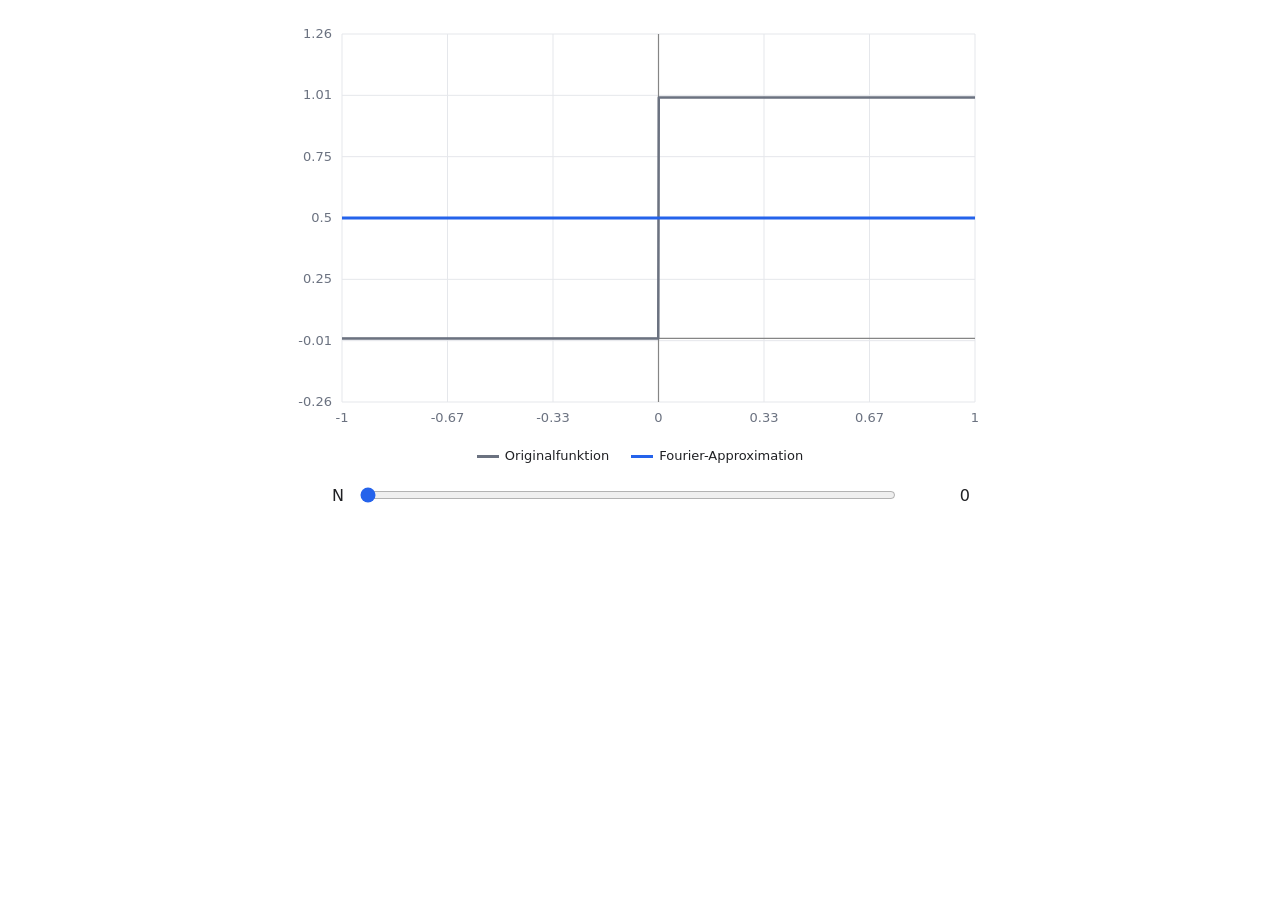
<file: Fourier Reihen/fourier_interaktiv_step.html>
<!doctype html>
<html lang="de">
<head>
  <meta charset="utf-8">
  <meta name="viewport" content="width=device-width, initial-scale=1">
  <title>Fourier-Reihe – interaktive Approximation</title>
  <style>
    * { box-sizing: border-box; }
    body { margin: 0; padding: 16px; font: 16px system-ui, sans-serif; background: #fff; color: #202124; }
    main { width: min(100%, 720px); margin: auto; }
    .formula { text-align: center; font: italic 22px Georgia, serif; margin: 4px 0 8px; }
    canvas { display: block; width: 100%; height: auto; }
    .legend { display: flex; justify-content: center; gap: 22px; flex-wrap: wrap; font-size: 13px; margin-top: 2px; }
    .swatch { display: inline-block; width: 22px; height: 3px; vertical-align: middle; margin-right: 6px; }
    .controls { display: flex; gap: 14px; align-items: center; padding: 22px 30px 12px 52px; }
    input[type=range] { flex: 1; min-width: 0; accent-color: #2563eb; cursor: pointer; }
    output { min-width: 58px; text-align: right; font-variant-numeric: tabular-nums; }
  </style>
</head>
<body>
<main>
  <!-- <div class="formula">f(x) = sin(x)</div> -->
  <canvas id="graph" width="720" height="430" aria-label="Originalfunktion und Fourier-Approximation"></canvas>
  <div class="legend">
    <span><span class="swatch" style="background:#6b7280"></span>Originalfunktion</span>
    <span><span class="swatch" style="background:#2563eb"></span>Fourier-Approximation</span>
  </div>
  <div class="controls">
    <label for="slider">N</label>
    <input id="slider" type="range" min="0" max="20" step="1" value="0">
    <output id="value" for="slider">0</output>
  </div>
</main>
<script>
  // Die Werte stammen vollständig aus dem Python-Skript.
  const xs = [-1.0,-0.99833194,-0.99666389,-0.99499583,-0.99332777,-0.99165972,-0.98999166,-0.9883236,-0.98665555,-0.98498749,-0.98331943,-0.98165138,-0.97998332,-0.97831526,-0.97664721,-0.97497915,-0.97331109,-0.97164304,-0.96997498,-0.96830692,-0.96663887,-0.96497081,-0.96330275,-0.9616347,-0.95996664,-0.95829858,-0.95663053,-0.95496247,-0.95329441,-0.95162636,-0.9499583,-0.94829024,-0.94662219,-0.94495413,-0.94328607,-0.94161802,-0.93994996,-0.9382819,-0.93661384,-0.93494579,-0.93327773,-0.93160967,-0.92994162,-0.92827356,-0.9266055,-0.92493745,-0.92326939,-0.92160133,-0.91993328,-0.91826522,-0.91659716,-0.91492911,-0.91326105,-0.91159299,-0.90992494,-0.90825688,-0.90658882,-0.90492077,-0.90325271,-0.90158465,-0.8999166,-0.89824854,-0.89658048,-0.89491243,-0.89324437,-0.89157631,-0.88990826,-0.8882402,-0.88657214,-0.88490409,-0.88323603,-0.88156797,-0.87989992,-0.87823186,-0.8765638,-0.87489575,-0.87322769,-0.87155963,-0.86989158,-0.86822352,-0.86655546,-0.86488741,-0.86321935,-0.86155129,-0.85988324,-0.85821518,-0.85654712,-0.85487907,-0.85321101,-0.85154295,-0.8498749,-0.84820684,-0.84653878,-0.84487073,-0.84320267,-0.84153461,-0.83986656,-0.8381985,-0.83653044,-0.83486239,-0.83319433,-0.83152627,-0.82985822,-0.82819016,-0.8265221,-0.82485405,-0.82318599,-0.82151793,-0.81984987,-0.81818182,-0.81651376,-0.8148457,-0.81317765,-0.81150959,-0.80984153,-0.80817348,-0.80650542,-0.80483736,-0.80316931,-0.80150125,-0.79983319,-0.79816514,-0.79649708,-0.79482902,-0.79316097,-0.79149291,-0.78982485,-0.7881568,-0.78648874,-0.78482068,-0.78315263,-0.78148457,-0.77981651,-0.77814846,-0.7764804,-0.77481234,-0.77314429,-0.77147623,-0.76980817,-0.76814012,-0.76647206,-0.764804,-0.76313595,-0.76146789,-0.75979983,-0.75813178,-0.75646372,-0.75479566,-0.75312761,-0.75145955,-0.74979149,-0.74812344,-0.74645538,-0.74478732,-0.74311927,-0.74145121,-0.73978315,-0.7381151,-0.73644704,-0.73477898,-0.73311093,-0.73144287,-0.72977481,-0.72810676,-0.7264387,-0.72477064,-0.72310259,-0.72143453,-0.71976647,-0.71809842,-0.71643036,-0.7147623,-0.71309425,-0.71142619,-0.70975813,-0.70809008,-0.70642202,-0.70475396,-0.7030859,-0.70141785,-0.69974979,-0.69808173,-0.69641368,-0.69474562,-0.69307756,-0.69140951,-0.68974145,-0.68807339,-0.68640534,-0.68473728,-0.68306922,-0.68140117,-0.67973311,-0.67806505,-0.676397,-0.67472894,-0.67306088,-0.67139283,-0.66972477,-0.66805671,-0.66638866,-0.6647206,-0.66305254,-0.66138449,-0.65971643,-0.65804837,-0.65638032,-0.65471226,-0.6530442,-0.65137615,-0.64970809,-0.64804003,-0.64637198,-0.64470392,-0.64303586,-0.64136781,-0.63969975,-0.63803169,-0.63636364,-0.63469558,-0.63302752,-0.63135947,-0.62969141,-0.62802335,-0.6263553,-0.62468724,-0.62301918,-0.62135113,-0.61968307,-0.61801501,-0.61634696,-0.6146789,-0.61301084,-0.61134279,-0.60967473,-0.60800667,-0.60633862,-0.60467056,-0.6030025,-0.60133445,-0.59966639,-0.59799833,-0.59633028,-0.59466222,-0.59299416,-0.59132611,-0.58965805,-0.58798999,-0.58632193,-0.58465388,-0.58298582,-0.58131776,-0.57964971,-0.57798165,-0.57631359,-0.57464554,-0.57297748,-0.57130942,-0.56964137,-0.56797331,-0.56630525,-0.5646372,-0.56296914,-0.56130108,-0.55963303,-0.55796497,-0.55629691,-0.55462886,-0.5529608,-0.55129274,-0.54962469,-0.54795663,-0.54628857,-0.54462052,-0.54295246,-0.5412844,-0.53961635,-0.53794829,-0.53628023,-0.53461218,-0.53294412,-0.53127606,-0.52960801,-0.52793995,-0.52627189,-0.52460384,-0.52293578,-0.52126772,-0.51959967,-0.51793161,-0.51626355,-0.5145955,-0.51292744,-0.51125938,-0.50959133,-0.50792327,-0.50625521,-0.50458716,-0.5029191,-0.50125104,-0.49958299,-0.49791493,-0.49624687,-0.49457882,-0.49291076,-0.4912427,-0.48957465,-0.48790659,-0.48623853,-0.48457048,-0.48290242,-0.48123436,-0.47956631,-0.47789825,-0.47623019,-0.47456214,-0.47289408,-0.47122602,-0.46955796,-0.46788991,-0.46622185,-0.46455379,-0.46288574,-0.46121768,-0.45954962,-0.45788157,-0.45621351,-0.45454545,-0.4528774,-0.45120934,-0.44954128,-0.44787323,-0.44620517,-0.44453711,-0.44286906,-0.441201,-0.43953294,-0.43786489,-0.43619683,-0.43452877,-0.43286072,-0.43119266,-0.4295246,-0.42785655,-0.42618849,-0.42452043,-0.42285238,-0.42118432,-0.41951626,-0.41784821,-0.41618015,-0.41451209,-0.41284404,-0.41117598,-0.40950792,-0.40783987,-0.40617181,-0.40450375,-0.4028357,-0.40116764,-0.39949958,-0.39783153,-0.39616347,-0.39449541,-0.39282736,-0.3911593,-0.38949124,-0.38782319,-0.38615513,-0.38448707,-0.38281902,-0.38115096,-0.3794829,-0.37781485,-0.37614679,-0.37447873,-0.37281068,-0.37114262,-0.36947456,-0.36780651,-0.36613845,-0.36447039,-0.36280234,-0.36113428,-0.35946622,-0.35779817,-0.35613011,-0.35446205,-0.35279399,-0.35112594,-0.34945788,-0.34778982,-0.34612177,-0.34445371,-0.34278565,-0.3411176,-0.33944954,-0.33778148,-0.33611343,-0.33444537,-0.33277731,-0.33110926,-0.3294412,-0.32777314,-0.32610509,-0.32443703,-0.32276897,-0.32110092,-0.31943286,-0.3177648,-0.31609675,-0.31442869,-0.31276063,-0.31109258,-0.30942452,-0.30775646,-0.30608841,-0.30442035,-0.30275229,-0.30108424,-0.29941618,-0.29774812,-0.29608007,-0.29441201,-0.29274395,-0.2910759,-0.28940784,-0.28773978,-0.28607173,-0.28440367,-0.28273561,-0.28106756,-0.2793995,-0.27773144,-0.27606339,-0.27439533,-0.27272727,-0.27105922,-0.26939116,-0.2677231,-0.26605505,-0.26438699,-0.26271893,-0.26105088,-0.25938282,-0.25771476,-0.25604671,-0.25437865,-0.25271059,-0.25104254,-0.24937448,-0.24770642,-0.24603837,-0.24437031,-0.24270225,-0.2410342,-0.23936614,-0.23769808,-0.23603003,-0.23436197,-0.23269391,-0.23102585,-0.2293578,-0.22768974,-0.22602168,-0.22435363,-0.22268557,-0.22101751,-0.21934946,-0.2176814,-0.21601334,-0.21434529,-0.21267723,-0.21100917,-0.20934112,-0.20767306,-0.206005,-0.20433695,-0.20266889,-0.20100083,-0.19933278,-0.19766472,-0.19599666,-0.19432861,-0.19266055,-0.19099249,-0.18932444,-0.18765638,-0.18598832,-0.18432027,-0.18265221,-0.18098415,-0.1793161,-0.17764804,-0.17597998,-0.17431193,-0.17264387,-0.17097581,-0.16930776,-0.1676397,-0.16597164,-0.16430359,-0.16263553,-0.16096747,-0.15929942,-0.15763136,-0.1559633,-0.15429525,-0.15262719,-0.15095913,-0.14929108,-0.14762302,-0.14595496,-0.14428691,-0.14261885,-0.14095079,-0.13928274,-0.13761468,-0.13594662,-0.13427857,-0.13261051,-0.13094245,-0.1292744,-0.12760634,-0.12593828,-0.12427023,-0.12260217,-0.12093411,-0.11926606,-0.117598,-0.11592994,-0.11426188,-0.11259383,-0.11092577,-0.10925771,-0.10758966,-0.1059216,-0.10425354,-0.10258549,-0.10091743,-0.09924937,-0.09758132,-0.09591326,-0.0942452,-0.09257715,-0.09090909,-0.08924103,-0.08757298,-0.08590492,-0.08423686,-0.08256881,-0.08090075,-0.07923269,-0.07756464,-0.07589658,-0.07422852,-0.07256047,-0.07089241,-0.06922435,-0.0675563,-0.06588824,-0.06422018,-0.06255213,-0.06088407,-0.05921601,-0.05754796,-0.0558799,-0.05421184,-0.05254379,-0.05087573,-0.04920767,-0.04753962,-0.04587156,-0.0442035,-0.04253545,-0.04086739,-0.03919933,-0.03753128,-0.03586322,-0.03419516,-0.03252711,-0.03085905,-0.02919099,-0.02752294,-0.02585488,-0.02418682,-0.02251877,-0.02085071,-0.01918265,-0.0175146,-0.01584654,-0.01417848,-0.01251043,-0.01084237,-0.00917431,-0.00750626,-0.0058382,-0.00417014,-0.00250209,-0.00083403,0.00083403,0.00250209,0.00417014,0.0058382,0.00750626,0.00917431,0.01084237,0.01251043,0.01417848,0.01584654,0.0175146,0.01918265,0.02085071,0.02251877,0.02418682,0.02585488,0.02752294,0.02919099,0.03085905,0.03252711,0.03419516,0.03586322,0.03753128,0.03919933,0.04086739,0.04253545,0.0442035,0.04587156,0.04753962,0.04920767,0.05087573,0.05254379,0.05421184,0.0558799,0.05754796,0.05921601,0.06088407,0.06255213,0.06422018,0.06588824,0.0675563,0.06922435,0.07089241,0.07256047,0.07422852,0.07589658,0.07756464,0.07923269,0.08090075,0.08256881,0.08423686,0.08590492,0.08757298,0.08924103,0.09090909,0.09257715,0.0942452,0.09591326,0.09758132,0.09924937,0.10091743,0.10258549,0.10425354,0.1059216,0.10758966,0.10925771,0.11092577,0.11259383,0.11426188,0.11592994,0.117598,0.11926606,0.12093411,0.12260217,0.12427023,0.12593828,0.12760634,0.1292744,0.13094245,0.13261051,0.13427857,0.13594662,0.13761468,0.13928274,0.14095079,0.14261885,0.14428691,0.14595496,0.14762302,0.14929108,0.15095913,0.15262719,0.15429525,0.1559633,0.15763136,0.15929942,0.16096747,0.16263553,0.16430359,0.16597164,0.1676397,0.16930776,0.17097581,0.17264387,0.17431193,0.17597998,0.17764804,0.1793161,0.18098415,0.18265221,0.18432027,0.18598832,0.18765638,0.18932444,0.19099249,0.19266055,0.19432861,0.19599666,0.19766472,0.19933278,0.20100083,0.20266889,0.20433695,0.206005,0.20767306,0.20934112,0.21100917,0.21267723,0.21434529,0.21601334,0.2176814,0.21934946,0.22101751,0.22268557,0.22435363,0.22602168,0.22768974,0.2293578,0.23102585,0.23269391,0.23436197,0.23603003,0.23769808,0.23936614,0.2410342,0.24270225,0.24437031,0.24603837,0.24770642,0.24937448,0.25104254,0.25271059,0.25437865,0.25604671,0.25771476,0.25938282,0.26105088,0.26271893,0.26438699,0.26605505,0.2677231,0.26939116,0.27105922,0.27272727,0.27439533,0.27606339,0.27773144,0.2793995,0.28106756,0.28273561,0.28440367,0.28607173,0.28773978,0.28940784,0.2910759,0.29274395,0.29441201,0.29608007,0.29774812,0.29941618,0.30108424,0.30275229,0.30442035,0.30608841,0.30775646,0.30942452,0.31109258,0.31276063,0.31442869,0.31609675,0.3177648,0.31943286,0.32110092,0.32276897,0.32443703,0.32610509,0.32777314,0.3294412,0.33110926,0.33277731,0.33444537,0.33611343,0.33778148,0.33944954,0.3411176,0.34278565,0.34445371,0.34612177,0.34778982,0.34945788,0.35112594,0.35279399,0.35446205,0.35613011,0.35779817,0.35946622,0.36113428,0.36280234,0.36447039,0.36613845,0.36780651,0.36947456,0.37114262,0.37281068,0.37447873,0.37614679,0.37781485,0.3794829,0.38115096,0.38281902,0.38448707,0.38615513,0.38782319,0.38949124,0.3911593,0.39282736,0.39449541,0.39616347,0.39783153,0.39949958,0.40116764,0.4028357,0.40450375,0.40617181,0.40783987,0.40950792,0.41117598,0.41284404,0.41451209,0.41618015,0.41784821,0.41951626,0.42118432,0.42285238,0.42452043,0.42618849,0.42785655,0.4295246,0.43119266,0.43286072,0.43452877,0.43619683,0.43786489,0.43953294,0.441201,0.44286906,0.44453711,0.44620517,0.44787323,0.44954128,0.45120934,0.4528774,0.45454545,0.45621351,0.45788157,0.45954962,0.46121768,0.46288574,0.46455379,0.46622185,0.46788991,0.46955796,0.47122602,0.47289408,0.47456214,0.47623019,0.47789825,0.47956631,0.48123436,0.48290242,0.48457048,0.48623853,0.48790659,0.48957465,0.4912427,0.49291076,0.49457882,0.49624687,0.49791493,0.49958299,0.50125104,0.5029191,0.50458716,0.50625521,0.50792327,0.50959133,0.51125938,0.51292744,0.5145955,0.51626355,0.51793161,0.51959967,0.52126772,0.52293578,0.52460384,0.52627189,0.52793995,0.52960801,0.53127606,0.53294412,0.53461218,0.53628023,0.53794829,0.53961635,0.5412844,0.54295246,0.54462052,0.54628857,0.54795663,0.54962469,0.55129274,0.5529608,0.55462886,0.55629691,0.55796497,0.55963303,0.56130108,0.56296914,0.5646372,0.56630525,0.56797331,0.56964137,0.57130942,0.57297748,0.57464554,0.57631359,0.57798165,0.57964971,0.58131776,0.58298582,0.58465388,0.58632193,0.58798999,0.58965805,0.59132611,0.59299416,0.59466222,0.59633028,0.59799833,0.59966639,0.60133445,0.6030025,0.60467056,0.60633862,0.60800667,0.60967473,0.61134279,0.61301084,0.6146789,0.61634696,0.61801501,0.61968307,0.62135113,0.62301918,0.62468724,0.6263553,0.62802335,0.62969141,0.63135947,0.63302752,0.63469558,0.63636364,0.63803169,0.63969975,0.64136781,0.64303586,0.64470392,0.64637198,0.64804003,0.64970809,0.65137615,0.6530442,0.65471226,0.65638032,0.65804837,0.65971643,0.66138449,0.66305254,0.6647206,0.66638866,0.66805671,0.66972477,0.67139283,0.67306088,0.67472894,0.676397,0.67806505,0.67973311,0.68140117,0.68306922,0.68473728,0.68640534,0.68807339,0.68974145,0.69140951,0.69307756,0.69474562,0.69641368,0.69808173,0.69974979,0.70141785,0.7030859,0.70475396,0.70642202,0.70809008,0.70975813,0.71142619,0.71309425,0.7147623,0.71643036,0.71809842,0.71976647,0.72143453,0.72310259,0.72477064,0.7264387,0.72810676,0.72977481,0.73144287,0.73311093,0.73477898,0.73644704,0.7381151,0.73978315,0.74145121,0.74311927,0.74478732,0.74645538,0.74812344,0.74979149,0.75145955,0.75312761,0.75479566,0.75646372,0.75813178,0.75979983,0.76146789,0.76313595,0.764804,0.76647206,0.76814012,0.76980817,0.77147623,0.77314429,0.77481234,0.7764804,0.77814846,0.77981651,0.78148457,0.78315263,0.78482068,0.78648874,0.7881568,0.78982485,0.79149291,0.79316097,0.79482902,0.79649708,0.79816514,0.79983319,0.80150125,0.80316931,0.80483736,0.80650542,0.80817348,0.80984153,0.81150959,0.81317765,0.8148457,0.81651376,0.81818182,0.81984987,0.82151793,0.82318599,0.82485405,0.8265221,0.82819016,0.82985822,0.83152627,0.83319433,0.83486239,0.83653044,0.8381985,0.83986656,0.84153461,0.84320267,0.84487073,0.84653878,0.84820684,0.8498749,0.85154295,0.85321101,0.85487907,0.85654712,0.85821518,0.85988324,0.86155129,0.86321935,0.86488741,0.86655546,0.86822352,0.86989158,0.87155963,0.87322769,0.87489575,0.8765638,0.87823186,0.87989992,0.88156797,0.88323603,0.88490409,0.88657214,0.8882402,0.88990826,0.89157631,0.89324437,0.89491243,0.89658048,0.89824854,0.8999166,0.90158465,0.90325271,0.90492077,0.90658882,0.90825688,0.90992494,0.91159299,0.91326105,0.91492911,0.91659716,0.91826522,0.91993328,0.92160133,0.92326939,0.92493745,0.9266055,0.92827356,0.92994162,0.93160967,0.93327773,0.93494579,0.93661384,0.9382819,0.93994996,0.94161802,0.94328607,0.94495413,0.94662219,0.94829024,0.9499583,0.95162636,0.95329441,0.95496247,0.95663053,0.95829858,0.95996664,0.9616347,0.96330275,0.96497081,0.96663887,0.96830692,0.96997498,0.97164304,0.97331109,0.97497915,0.97664721,0.97831526,0.97998332,0.98165138,0.98331943,0.98498749,0.98665555,0.9883236,0.98999166,0.99165972,0.99332777,0.99499583,0.99666389,0.99833194,1.0];
  const original = [0.0,0.0,0.0,0.0,0.0,0.0,0.0,0.0,0.0,0.0,0.0,0.0,0.0,0.0,0.0,0.0,0.0,0.0,0.0,0.0,0.0,0.0,0.0,0.0,0.0,0.0,0.0,0.0,0.0,0.0,0.0,0.0,0.0,0.0,0.0,0.0,0.0,0.0,0.0,0.0,0.0,0.0,0.0,0.0,0.0,0.0,0.0,0.0,0.0,0.0,0.0,0.0,0.0,0.0,0.0,0.0,0.0,0.0,0.0,0.0,0.0,0.0,0.0,0.0,0.0,0.0,0.0,0.0,0.0,0.0,0.0,0.0,0.0,0.0,0.0,0.0,0.0,0.0,0.0,0.0,0.0,0.0,0.0,0.0,0.0,0.0,0.0,0.0,0.0,0.0,0.0,0.0,0.0,0.0,0.0,0.0,0.0,0.0,0.0,0.0,0.0,0.0,0.0,0.0,0.0,0.0,0.0,0.0,0.0,0.0,0.0,0.0,0.0,0.0,0.0,0.0,0.0,0.0,0.0,0.0,0.0,0.0,0.0,0.0,0.0,0.0,0.0,0.0,0.0,0.0,0.0,0.0,0.0,0.0,0.0,0.0,0.0,0.0,0.0,0.0,0.0,0.0,0.0,0.0,0.0,0.0,0.0,0.0,0.0,0.0,0.0,0.0,0.0,0.0,0.0,0.0,0.0,0.0,0.0,0.0,0.0,0.0,0.0,0.0,0.0,0.0,0.0,0.0,0.0,0.0,0.0,0.0,0.0,0.0,0.0,0.0,0.0,0.0,0.0,0.0,0.0,0.0,0.0,0.0,0.0,0.0,0.0,0.0,0.0,0.0,0.0,0.0,0.0,0.0,0.0,0.0,0.0,0.0,0.0,0.0,0.0,0.0,0.0,0.0,0.0,0.0,0.0,0.0,0.0,0.0,0.0,0.0,0.0,0.0,0.0,0.0,0.0,0.0,0.0,0.0,0.0,0.0,0.0,0.0,0.0,0.0,0.0,0.0,0.0,0.0,0.0,0.0,0.0,0.0,0.0,0.0,0.0,0.0,0.0,0.0,0.0,0.0,0.0,0.0,0.0,0.0,0.0,0.0,0.0,0.0,0.0,0.0,0.0,0.0,0.0,0.0,0.0,0.0,0.0,0.0,0.0,0.0,0.0,0.0,0.0,0.0,0.0,0.0,0.0,0.0,0.0,0.0,0.0,0.0,0.0,0.0,0.0,0.0,0.0,0.0,0.0,0.0,0.0,0.0,0.0,0.0,0.0,0.0,0.0,0.0,0.0,0.0,0.0,0.0,0.0,0.0,0.0,0.0,0.0,0.0,0.0,0.0,0.0,0.0,0.0,0.0,0.0,0.0,0.0,0.0,0.0,0.0,0.0,0.0,0.0,0.0,0.0,0.0,0.0,0.0,0.0,0.0,0.0,0.0,0.0,0.0,0.0,0.0,0.0,0.0,0.0,0.0,0.0,0.0,0.0,0.0,0.0,0.0,0.0,0.0,0.0,0.0,0.0,0.0,0.0,0.0,0.0,0.0,0.0,0.0,0.0,0.0,0.0,0.0,0.0,0.0,0.0,0.0,0.0,0.0,0.0,0.0,0.0,0.0,0.0,0.0,0.0,0.0,0.0,0.0,0.0,0.0,0.0,0.0,0.0,0.0,0.0,0.0,0.0,0.0,0.0,0.0,0.0,0.0,0.0,0.0,0.0,0.0,0.0,0.0,0.0,0.0,0.0,0.0,0.0,0.0,0.0,0.0,0.0,0.0,0.0,0.0,0.0,0.0,0.0,0.0,0.0,0.0,0.0,0.0,0.0,0.0,0.0,0.0,0.0,0.0,0.0,0.0,0.0,0.0,0.0,0.0,0.0,0.0,0.0,0.0,0.0,0.0,0.0,0.0,0.0,0.0,0.0,0.0,0.0,0.0,0.0,0.0,0.0,0.0,0.0,0.0,0.0,0.0,0.0,0.0,0.0,0.0,0.0,0.0,0.0,0.0,0.0,0.0,0.0,0.0,0.0,0.0,0.0,0.0,0.0,0.0,0.0,0.0,0.0,0.0,0.0,0.0,0.0,0.0,0.0,0.0,0.0,0.0,0.0,0.0,0.0,0.0,0.0,0.0,0.0,0.0,0.0,0.0,0.0,0.0,0.0,0.0,0.0,0.0,0.0,0.0,0.0,0.0,0.0,0.0,0.0,0.0,0.0,0.0,0.0,0.0,0.0,0.0,0.0,0.0,0.0,0.0,0.0,0.0,0.0,0.0,0.0,0.0,0.0,0.0,0.0,0.0,0.0,0.0,0.0,0.0,0.0,0.0,0.0,0.0,0.0,0.0,0.0,0.0,0.0,0.0,0.0,0.0,0.0,0.0,0.0,0.0,0.0,0.0,0.0,0.0,0.0,0.0,0.0,0.0,0.0,0.0,0.0,0.0,0.0,0.0,0.0,0.0,0.0,0.0,0.0,0.0,0.0,0.0,0.0,0.0,0.0,0.0,0.0,0.0,0.0,0.0,0.0,0.0,0.0,0.0,0.0,0.0,0.0,0.0,0.0,0.0,0.0,0.0,0.0,0.0,0.0,0.0,0.0,0.0,0.0,0.0,0.0,0.0,0.0,0.0,0.0,0.0,0.0,0.0,0.0,0.0,0.0,0.0,1.0,1.0,1.0,1.0,1.0,1.0,1.0,1.0,1.0,1.0,1.0,1.0,1.0,1.0,1.0,1.0,1.0,1.0,1.0,1.0,1.0,1.0,1.0,1.0,1.0,1.0,1.0,1.0,1.0,1.0,1.0,1.0,1.0,1.0,1.0,1.0,1.0,1.0,1.0,1.0,1.0,1.0,1.0,1.0,1.0,1.0,1.0,1.0,1.0,1.0,1.0,1.0,1.0,1.0,1.0,1.0,1.0,1.0,1.0,1.0,1.0,1.0,1.0,1.0,1.0,1.0,1.0,1.0,1.0,1.0,1.0,1.0,1.0,1.0,1.0,1.0,1.0,1.0,1.0,1.0,1.0,1.0,1.0,1.0,1.0,1.0,1.0,1.0,1.0,1.0,1.0,1.0,1.0,1.0,1.0,1.0,1.0,1.0,1.0,1.0,1.0,1.0,1.0,1.0,1.0,1.0,1.0,1.0,1.0,1.0,1.0,1.0,1.0,1.0,1.0,1.0,1.0,1.0,1.0,1.0,1.0,1.0,1.0,1.0,1.0,1.0,1.0,1.0,1.0,1.0,1.0,1.0,1.0,1.0,1.0,1.0,1.0,1.0,1.0,1.0,1.0,1.0,1.0,1.0,1.0,1.0,1.0,1.0,1.0,1.0,1.0,1.0,1.0,1.0,1.0,1.0,1.0,1.0,1.0,1.0,1.0,1.0,1.0,1.0,1.0,1.0,1.0,1.0,1.0,1.0,1.0,1.0,1.0,1.0,1.0,1.0,1.0,1.0,1.0,1.0,1.0,1.0,1.0,1.0,1.0,1.0,1.0,1.0,1.0,1.0,1.0,1.0,1.0,1.0,1.0,1.0,1.0,1.0,1.0,1.0,1.0,1.0,1.0,1.0,1.0,1.0,1.0,1.0,1.0,1.0,1.0,1.0,1.0,1.0,1.0,1.0,1.0,1.0,1.0,1.0,1.0,1.0,1.0,1.0,1.0,1.0,1.0,1.0,1.0,1.0,1.0,1.0,1.0,1.0,1.0,1.0,1.0,1.0,1.0,1.0,1.0,1.0,1.0,1.0,1.0,1.0,1.0,1.0,1.0,1.0,1.0,1.0,1.0,1.0,1.0,1.0,1.0,1.0,1.0,1.0,1.0,1.0,1.0,1.0,1.0,1.0,1.0,1.0,1.0,1.0,1.0,1.0,1.0,1.0,1.0,1.0,1.0,1.0,1.0,1.0,1.0,1.0,1.0,1.0,1.0,1.0,1.0,1.0,1.0,1.0,1.0,1.0,1.0,1.0,1.0,1.0,1.0,1.0,1.0,1.0,1.0,1.0,1.0,1.0,1.0,1.0,1.0,1.0,1.0,1.0,1.0,1.0,1.0,1.0,1.0,1.0,1.0,1.0,1.0,1.0,1.0,1.0,1.0,1.0,1.0,1.0,1.0,1.0,1.0,1.0,1.0,1.0,1.0,1.0,1.0,1.0,1.0,1.0,1.0,1.0,1.0,1.0,1.0,1.0,1.0,1.0,1.0,1.0,1.0,1.0,1.0,1.0,1.0,1.0,1.0,1.0,1.0,1.0,1.0,1.0,1.0,1.0,1.0,1.0,1.0,1.0,1.0,1.0,1.0,1.0,1.0,1.0,1.0,1.0,1.0,1.0,1.0,1.0,1.0,1.0,1.0,1.0,1.0,1.0,1.0,1.0,1.0,1.0,1.0,1.0,1.0,1.0,1.0,1.0,1.0,1.0,1.0,1.0,1.0,1.0,1.0,1.0,1.0,1.0,1.0,1.0,1.0,1.0,1.0,1.0,1.0,1.0,1.0,1.0,1.0,1.0,1.0,1.0,1.0,1.0,1.0,1.0,1.0,1.0,1.0,1.0,1.0,1.0,1.0,1.0,1.0,1.0,1.0,1.0,1.0,1.0,1.0,1.0,1.0,1.0,1.0,1.0,1.0,1.0,1.0,1.0,1.0,1.0,1.0,1.0,1.0,1.0,1.0,1.0,1.0,1.0,1.0,1.0,1.0,1.0,1.0,1.0,1.0,1.0,1.0,1.0,1.0,1.0,1.0,1.0,1.0,1.0,1.0,1.0,1.0,1.0,1.0,1.0,1.0,1.0,1.0,1.0,1.0,1.0,1.0,1.0,1.0,1.0,1.0,1.0,1.0,1.0,1.0,1.0,1.0,1.0,1.0,1.0,1.0,1.0,1.0,1.0,1.0,1.0,1.0,1.0,1.0,1.0,1.0,1.0,1.0,1.0,1.0,1.0,1.0,1.0,1.0,1.0,1.0,1.0,1.0,1.0,1.0,1.0,1.0,1.0,1.0,1.0,1.0,1.0,1.0,1.0,1.0,1.0,1.0,1.0,1.0,1.0,1.0,1.0,1.0,1.0,1.0,1.0,1.0,1.0,1.0,1.0,1.0,1.0,1.0,1.0,1.0,1.0,1.0,1.0,1.0,1.0,1.0,1.0,1.0,1.0,1.0,1.0,1.0,1.0,1.0,1.0,1.0,1.0,1.0,1.0,1.0,1.0,1.0,1.0,1.0,1.0,1.0,1.0,1.0,1.0,1.0,1.0,1.0,1.0,1.0,1.0,1.0,1.0,1.0,1.0,1.0,1.0,1.0,1.0,1.0,1.0,1.0,1.0];
  const curves = [[0.4999,0.4999,0.4999,0.4999,0.4999,0.4999,0.4999,0.4999,0.4999,0.4999,0.4999,0.4999,0.4999,0.4999,0.4999,0.4999,0.4999,0.4999,0.4999,0.4999,0.4999,0.4999,0.4999,0.4999,0.4999,0.4999,0.4999,0.4999,0.4999,0.4999,0.4999,0.4999,0.4999,0.4999,0.4999,0.4999,0.4999,0.4999,0.4999,0.4999,0.4999,0.4999,0.4999,0.4999,0.4999,0.4999,0.4999,0.4999,0.4999,0.4999,0.4999,0.4999,0.4999,0.4999,0.4999,0.4999,0.4999,0.4999,0.4999,0.4999,0.4999,0.4999,0.4999,0.4999,0.4999,0.4999,0.4999,0.4999,0.4999,0.4999,0.4999,0.4999,0.4999,0.4999,0.4999,0.4999,0.4999,0.4999,0.4999,0.4999,0.4999,0.4999,0.4999,0.4999,0.4999,0.4999,0.4999,0.4999,0.4999,0.4999,0.4999,0.4999,0.4999,0.4999,0.4999,0.4999,0.4999,0.4999,0.4999,0.4999,0.4999,0.4999,0.4999,0.4999,0.4999,0.4999,0.4999,0.4999,0.4999,0.4999,0.4999,0.4999,0.4999,0.4999,0.4999,0.4999,0.4999,0.4999,0.4999,0.4999,0.4999,0.4999,0.4999,0.4999,0.4999,0.4999,0.4999,0.4999,0.4999,0.4999,0.4999,0.4999,0.4999,0.4999,0.4999,0.4999,0.4999,0.4999,0.4999,0.4999,0.4999,0.4999,0.4999,0.4999,0.4999,0.4999,0.4999,0.4999,0.4999,0.4999,0.4999,0.4999,0.4999,0.4999,0.4999,0.4999,0.4999,0.4999,0.4999,0.4999,0.4999,0.4999,0.4999,0.4999,0.4999,0.4999,0.4999,0.4999,0.4999,0.4999,0.4999,0.4999,0.4999,0.4999,0.4999,0.4999,0.4999,0.4999,0.4999,0.4999,0.4999,0.4999,0.4999,0.4999,0.4999,0.4999,0.4999,0.4999,0.4999,0.4999,0.4999,0.4999,0.4999,0.4999,0.4999,0.4999,0.4999,0.4999,0.4999,0.4999,0.4999,0.4999,0.4999,0.4999,0.4999,0.4999,0.4999,0.4999,0.4999,0.4999,0.4999,0.4999,0.4999,0.4999,0.4999,0.4999,0.4999,0.4999,0.4999,0.4999,0.4999,0.4999,0.4999,0.4999,0.4999,0.4999,0.4999,0.4999,0.4999,0.4999,0.4999,0.4999,0.4999,0.4999,0.4999,0.4999,0.4999,0.4999,0.4999,0.4999,0.4999,0.4999,0.4999,0.4999,0.4999,0.4999,0.4999,0.4999,0.4999,0.4999,0.4999,0.4999,0.4999,0.4999,0.4999,0.4999,0.4999,0.4999,0.4999,0.4999,0.4999,0.4999,0.4999,0.4999,0.4999,0.4999,0.4999,0.4999,0.4999,0.4999,0.4999,0.4999,0.4999,0.4999,0.4999,0.4999,0.4999,0.4999,0.4999,0.4999,0.4999,0.4999,0.4999,0.4999,0.4999,0.4999,0.4999,0.4999,0.4999,0.4999,0.4999,0.4999,0.4999,0.4999,0.4999,0.4999,0.4999,0.4999,0.4999,0.4999,0.4999,0.4999,0.4999,0.4999,0.4999,0.4999,0.4999,0.4999,0.4999,0.4999,0.4999,0.4999,0.4999,0.4999,0.4999,0.4999,0.4999,0.4999,0.4999,0.4999,0.4999,0.4999,0.4999,0.4999,0.4999,0.4999,0.4999,0.4999,0.4999,0.4999,0.4999,0.4999,0.4999,0.4999,0.4999,0.4999,0.4999,0.4999,0.4999,0.4999,0.4999,0.4999,0.4999,0.4999,0.4999,0.4999,0.4999,0.4999,0.4999,0.4999,0.4999,0.4999,0.4999,0.4999,0.4999,0.4999,0.4999,0.4999,0.4999,0.4999,0.4999,0.4999,0.4999,0.4999,0.4999,0.4999,0.4999,0.4999,0.4999,0.4999,0.4999,0.4999,0.4999,0.4999,0.4999,0.4999,0.4999,0.4999,0.4999,0.4999,0.4999,0.4999,0.4999,0.4999,0.4999,0.4999,0.4999,0.4999,0.4999,0.4999,0.4999,0.4999,0.4999,0.4999,0.4999,0.4999,0.4999,0.4999,0.4999,0.4999,0.4999,0.4999,0.4999,0.4999,0.4999,0.4999,0.4999,0.4999,0.4999,0.4999,0.4999,0.4999,0.4999,0.4999,0.4999,0.4999,0.4999,0.4999,0.4999,0.4999,0.4999,0.4999,0.4999,0.4999,0.4999,0.4999,0.4999,0.4999,0.4999,0.4999,0.4999,0.4999,0.4999,0.4999,0.4999,0.4999,0.4999,0.4999,0.4999,0.4999,0.4999,0.4999,0.4999,0.4999,0.4999,0.4999,0.4999,0.4999,0.4999,0.4999,0.4999,0.4999,0.4999,0.4999,0.4999,0.4999,0.4999,0.4999,0.4999,0.4999,0.4999,0.4999,0.4999,0.4999,0.4999,0.4999,0.4999,0.4999,0.4999,0.4999,0.4999,0.4999,0.4999,0.4999,0.4999,0.4999,0.4999,0.4999,0.4999,0.4999,0.4999,0.4999,0.4999,0.4999,0.4999,0.4999,0.4999,0.4999,0.4999,0.4999,0.4999,0.4999,0.4999,0.4999,0.4999,0.4999,0.4999,0.4999,0.4999,0.4999,0.4999,0.4999,0.4999,0.4999,0.4999,0.4999,0.4999,0.4999,0.4999,0.4999,0.4999,0.4999,0.4999,0.4999,0.4999,0.4999,0.4999,0.4999,0.4999,0.4999,0.4999,0.4999,0.4999,0.4999,0.4999,0.4999,0.4999,0.4999,0.4999,0.4999,0.4999,0.4999,0.4999,0.4999,0.4999,0.4999,0.4999,0.4999,0.4999,0.4999,0.4999,0.4999,0.4999,0.4999,0.4999,0.4999,0.4999,0.4999,0.4999,0.4999,0.4999,0.4999,0.4999,0.4999,0.4999,0.4999,0.4999,0.4999,0.4999,0.4999,0.4999,0.4999,0.4999,0.4999,0.4999,0.4999,0.4999,0.4999,0.4999,0.4999,0.4999,0.4999,0.4999,0.4999,0.4999,0.4999,0.4999,0.4999,0.4999,0.4999,0.4999,0.4999,0.4999,0.4999,0.4999,0.4999,0.4999,0.4999,0.4999,0.4999,0.4999,0.4999,0.4999,0.4999,0.4999,0.4999,0.4999,0.4999,0.4999,0.4999,0.4999,0.4999,0.4999,0.4999,0.4999,0.4999,0.4999,0.4999,0.4999,0.4999,0.4999,0.4999,0.4999,0.4999,0.4999,0.4999,0.4999,0.4999,0.4999,0.4999,0.4999,0.4999,0.4999,0.4999,0.4999,0.4999,0.4999,0.4999,0.4999,0.4999,0.4999,0.4999,0.4999,0.4999,0.4999,0.4999,0.4999,0.4999,0.4999,0.4999,0.4999,0.4999,0.4999,0.4999,0.4999,0.4999,0.4999,0.4999,0.4999,0.4999,0.4999,0.4999,0.4999,0.4999,0.4999,0.4999,0.4999,0.4999,0.4999,0.4999,0.4999,0.4999,0.4999,0.4999,0.4999,0.4999,0.4999,0.4999,0.4999,0.4999,0.4999,0.4999,0.4999,0.4999,0.4999,0.4999,0.4999,0.4999,0.4999,0.4999,0.4999,0.4999,0.4999,0.4999,0.4999,0.4999,0.4999,0.4999,0.4999,0.4999,0.4999,0.4999,0.4999,0.4999,0.4999,0.4999,0.4999,0.4999,0.4999,0.4999,0.4999,0.4999,0.4999,0.4999,0.4999,0.4999,0.4999,0.4999,0.4999,0.4999,0.4999,0.4999,0.4999,0.4999,0.4999,0.4999,0.4999,0.4999,0.4999,0.4999,0.4999,0.4999,0.4999,0.4999,0.4999,0.4999,0.4999,0.4999,0.4999,0.4999,0.4999,0.4999,0.4999,0.4999,0.4999,0.4999,0.4999,0.4999,0.4999,0.4999,0.4999,0.4999,0.4999,0.4999,0.4999,0.4999,0.4999,0.4999,0.4999,0.4999,0.4999,0.4999,0.4999,0.4999,0.4999,0.4999,0.4999,0.4999,0.4999,0.4999,0.4999,0.4999,0.4999,0.4999,0.4999,0.4999,0.4999,0.4999,0.4999,0.4999,0.4999,0.4999,0.4999,0.4999,0.4999,0.4999,0.4999,0.4999,0.4999,0.4999,0.4999,0.4999,0.4999,0.4999,0.4999,0.4999,0.4999,0.4999,0.4999,0.4999,0.4999,0.4999,0.4999,0.4999,0.4999,0.4999,0.4999,0.4999,0.4999,0.4999,0.4999,0.4999,0.4999,0.4999,0.4999,0.4999,0.4999,0.4999,0.4999,0.4999,0.4999,0.4999,0.4999,0.4999,0.4999,0.4999,0.4999,0.4999,0.4999,0.4999,0.4999,0.4999,0.4999,0.4999,0.4999,0.4999,0.4999,0.4999,0.4999,0.4999,0.4999,0.4999,0.4999,0.4999,0.4999,0.4999,0.4999,0.4999,0.4999,0.4999,0.4999,0.4999,0.4999,0.4999,0.4999,0.4999,0.4999,0.4999,0.4999,0.4999,0.4999,0.4999,0.4999,0.4999,0.4999,0.4999,0.4999,0.4999,0.4999,0.4999,0.4999,0.4999,0.4999,0.4999,0.4999,0.4999,0.4999,0.4999,0.4999,0.4999,0.4999,0.4999,0.4999,0.4999,0.4999,0.4999,0.4999,0.4999,0.4999,0.4999,0.4999,0.4999,0.4999,0.4999,0.4999,0.4999,0.4999,0.4999,0.4999,0.4999,0.4999,0.4999,0.4999,0.4999,0.4999,0.4999,0.4999,0.4999,0.4999,0.4999,0.4999,0.4999,0.4999,0.4999,0.4999,0.4999,0.4999,0.4999,0.4999,0.4999,0.4999,0.4999,0.4999,0.4999,0.4999,0.4999,0.4999,0.4999,0.4999,0.4999,0.4999,0.4999,0.4999,0.4999,0.4999,0.4999,0.4999,0.4999,0.4999,0.4999,0.4999,0.4999,0.4999,0.4999,0.4999,0.4999,0.4999,0.4999,0.4999,0.4999,0.4999,0.4999,0.4999,0.4999,0.4999,0.4999,0.4999,0.4999,0.4999,0.4999,0.4999,0.4999,0.4999,0.4999,0.4999,0.4999,0.4999,0.4999,0.4999,0.4999,0.4999,0.4999,0.4999,0.4999,0.4999,0.4999,0.4999,0.4999,0.4999,0.4999,0.4999,0.4999,0.4999,0.4999,0.4999,0.4999,0.4999,0.4999,0.4999,0.4999,0.4999,0.4999,0.4999,0.4999,0.4999,0.4999,0.4999,0.4999,0.4999,0.4999,0.4999,0.4999,0.4999,0.4999,0.4999,0.4999,0.4999,0.4999,0.4999,0.4999,0.4999,0.4999,0.4999,0.4999,0.4999,0.4999,0.4999,0.4999,0.4999,0.4999,0.4999,0.4999,0.4999,0.4999,0.4999,0.4999,0.4999,0.4999,0.4999,0.4999,0.4999,0.4999,0.4999,0.4999,0.4999,0.4999,0.4999,0.4999,0.4999,0.4999,0.4999,0.4999,0.4999,0.4999,0.4999,0.4999,0.4999,0.4999,0.4999,0.4999,0.4999,0.4999,0.4999,0.4999,0.4999,0.4999,0.4999,0.4999,0.4999,0.4999,0.4999,0.4999,0.4999,0.4999,0.4999,0.4999,0.4999,0.4999,0.4999,0.4999,0.4999,0.4999,0.4999,0.4999,0.4999,0.4999,0.4999,0.4999,0.4999,0.4999,0.4999,0.4999,0.4999,0.4999,0.4999,0.4999,0.4999,0.4999,0.4999,0.4999,0.4999,0.4999,0.4999,0.4999,0.4999,0.4999,0.4999,0.4999,0.4999,0.4999,0.4999,0.4999,0.4999,0.4999,0.4999,0.4999,0.4999,0.4999,0.4999,0.4999,0.4999,0.4999,0.4999,0.4999,0.4999,0.4999,0.4999,0.4999,0.4999,0.4999,0.4999,0.4999,0.4999,0.4999,0.4999,0.4999,0.4999,0.4999,0.4999,0.4999,0.4999,0.4999,0.4999,0.4999,0.4999,0.4999,0.4999,0.4999,0.4999,0.4999,0.4999,0.4999,0.4999,0.4999,0.4999,0.4999,0.4999,0.4999,0.4999,0.4999,0.4999,0.4999,0.4999,0.4999,0.4999,0.4999,0.4999,0.4999,0.4999,0.4999,0.4999,0.4999,0.4999,0.4999,0.4999,0.4999,0.4999,0.4999,0.4999,0.4999,0.4999,0.4999,0.4999,0.4999,0.4999,0.4999,0.4999,0.4999,0.4999,0.4999,0.4999,0.4999,0.4999,0.4999,0.4999,0.4999,0.4999,0.4999,0.4999,0.4999,0.4999,0.4999,0.4999,0.4999,0.4999,0.4999,0.4999,0.4999,0.4999,0.4999,0.4999,0.4999,0.4999,0.4999,0.4999,0.4999,0.4999,0.4999,0.4999,0.4999],[0.4993,0.49596391,0.49262793,0.48929215,0.48595666,0.48262156,0.47928692,0.47595286,0.47261945,0.46928679,0.46595497,0.46262409,0.45929423,0.45596548,0.45263794,0.44931169,0.44598684,0.44266347,0.43934167,0.43602153,0.43270314,0.42938661,0.426072,0.42275943,0.41944897,0.41614072,0.41283478,0.40953122,0.40623015,0.40293164,0.3996358,0.39634272,0.39305247,0.38976517,0.38648088,0.38319971,0.37992175,0.37664708,0.37337579,0.37010798,0.36684374,0.36358315,0.3603263,0.35707328,0.35382419,0.3505791,0.34733812,0.34410133,0.34086882,0.33764067,0.33441698,0.33119783,0.32798332,0.32477353,0.32156854,0.31836846,0.31517336,0.31198333,0.30879846,0.30561884,0.30244455,0.29927569,0.29611234,0.29295458,0.28980251,0.2866562,0.28351576,0.28038125,0.27725277,0.27413041,0.27101425,0.26790437,0.26480086,0.26170381,0.2586133,0.25552941,0.25245224,0.24938186,0.24631836,0.24326183,0.24021234,0.23716999,0.23413484,0.231107,0.22808654,0.22507354,0.22206809,0.21907027,0.21608016,0.21309785,0.21012341,0.20715693,0.20419849,0.20124817,0.19830605,0.19537221,0.19244673,0.1895297,0.18662119,0.18372129,0.18083006,0.1779476,0.17507398,0.17220928,0.16935358,0.16650696,0.16366949,0.16084125,0.15802233,0.1552128,0.15241272,0.1496222,0.14684129,0.14407007,0.14130863,0.13855704,0.13581537,0.13308369,0.13036209,0.12765064,0.12494941,0.12225848,0.11957792,0.1169078,0.1142482,0.11159919,0.10896084,0.10633323,0.10371643,0.1011105,0.09851553,0.09593158,0.09335872,0.09079703,0.08824657,0.08570742,0.08317964,0.0806633,0.07815848,0.07566524,0.07318365,0.07071377,0.06825569,0.06580945,0.06337514,0.06095281,0.05854254,0.05614439,0.05375843,0.05138471,0.04902332,0.0466743,0.04433773,0.04201367,0.03970219,0.03740334,0.0351172,0.03284381,0.03058326,0.02833559,0.02610087,0.02387916,0.02167053,0.01947502,0.01729271,0.01512366,0.01296791,0.01082554,0.0086966,0.00658114,0.00447924,0.00239094,0.0003163,-0.00174462,-0.00379176,-0.00582507,-0.0078445,-0.00984998,-0.01184146,-0.01381889,-0.01578221,-0.01773137,-0.01966632,-0.02158699,-0.02349335,-0.02538534,-0.02726289,-0.02912598,-0.03097453,-0.03280851,-0.03462785,-0.03643252,-0.03822246,-0.03999763,-0.04175796,-0.04350342,-0.04523396,-0.04694953,-0.04865008,-0.05033557,-0.05200595,-0.05366117,-0.05530119,-0.05692597,-0.05853545,-0.0601296,-0.06170836,-0.06327171,-0.06481959,-0.06635196,-0.06786879,-0.06937002,-0.07085561,-0.07232554,-0.07377975,-0.07521821,-0.07664087,-0.0780477,-0.07943866,-0.08081371,-0.08217281,-0.08351593,-0.08484303,-0.08615406,-0.08744901,-0.08872783,-0.08999048,-0.09123693,-0.09246715,-0.0936811,-0.09487875,-0.09606007,-0.09722502,-0.09837358,-0.0995057,-0.10062137,-0.10172054,-0.10280319,-0.10386929,-0.10491881,-0.10595173,-0.106968,-0.10796761,-0.10895053,-0.10991672,-0.11086617,-0.11179885,-0.11271473,-0.11361379,-0.114496,-0.11536133,-0.11620977,-0.1170413,-0.11785588,-0.11865349,-0.11943412,-0.12019774,-0.12094433,-0.12167388,-0.12238635,-0.12308174,-0.12376002,-0.12442117,-0.12506517,-0.12569202,-0.12630168,-0.12689415,-0.12746941,-0.12802743,-0.12856822,-0.12909174,-0.129598,-0.13008696,-0.13055863,-0.13101298,-0.13145001,-0.1318697,-0.13227204,-0.13265701,-0.13302462,-0.13337485,-0.13370769,-0.13402313,-0.13432116,-0.13460177,-0.13486496,-0.13511071,-0.13533903,-0.13554991,-0.13574333,-0.1359193,-0.13607781,-0.13621885,-0.13634243,-0.13644853,-0.13653716,-0.13660831,-0.13666198,-0.13669817,-0.13671688,-0.1367181,-0.13670185,-0.13666811,-0.13661689,-0.13654819,-0.13646202,-0.13635837,-0.13623724,-0.13609865,-0.13594259,-0.13576907,-0.1355781,-0.13536967,-0.1351438,-0.13490049,-0.13463974,-0.13436158,-0.13406599,-0.13375299,-0.1334226,-0.13307481,-0.13270964,-0.13232709,-0.13192719,-0.13150993,-0.13107534,-0.13062342,-0.13015418,-0.12966764,-0.12916381,-0.12864271,-0.12810435,-0.12754874,-0.1269759,-0.12638584,-0.12577859,-0.12515416,-0.12451256,-0.12385381,-0.12317793,-0.12248495,-0.12177487,-0.12104772,-0.12030352,-0.11954228,-0.11876404,-0.1179688,-0.1171566,-0.11632746,-0.11548139,-0.11461842,-0.11373858,-0.11284188,-0.11192836,-0.11099804,-0.11005094,-0.10908709,-0.10810652,-0.10710925,-0.10609531,-0.10506473,-0.10401754,-0.10295377,-0.10187343,-0.10077658,-0.09966322,-0.09853341,-0.09738715,-0.0962245,-0.09504548,-0.09385011,-0.09263845,-0.09141051,-0.09016633,-0.08890595,-0.0876294,-0.08633672,-0.08502793,-0.08370309,-0.08236221,-0.08100535,-0.07963254,-0.07824381,-0.0768392,-0.07541876,-0.07398252,-0.07253051,-0.07106279,-0.06957939,-0.06808035,-0.06656571,-0.06503552,-0.06348981,-0.06192863,-0.06035203,-0.05876003,-0.0571527,-0.05553007,-0.05389218,-0.05223909,-0.05057084,-0.04888747,-0.04718903,-0.04547556,-0.04374712,-0.04200375,-0.0402455,-0.03847241,-0.03668454,-0.03488194,-0.03306465,-0.03123272,-0.02938621,-0.02752516,-0.02564963,-0.02375967,-0.02185532,-0.01993665,-0.0180037,-0.01605653,-0.0140952,-0.01211974,-0.01013023,-0.00812671,-0.00610924,-0.00407787,-0.00203267,2.632e-05,0.00209904,0.00418543,0.00628543,0.00839898,0.01052604,0.01266653,0.0148204,0.01698759,0.01916805,0.0213617,0.0235685,0.02578838,0.02802127,0.03026713,0.03252588,0.03479747,0.03708183,0.0393789,0.04168861,0.04401091,0.04634573,0.048693,0.05105266,0.05342465,0.0558089,0.05820535,0.06061392,0.06303456,0.0654672,0.06791176,0.07036819,0.07283642,0.07531637,0.07780798,0.08031118,0.0828259,0.08535208,0.08788964,0.09043852,0.09299864,0.09556994,0.09815233,0.10074576,0.10335016,0.10596544,0.10859154,0.11122838,0.1138759,0.11653402,0.11920267,0.12188177,0.12457125,0.12727104,0.12998106,0.13270124,0.13543151,0.13817178,0.14092199,0.14368205,0.1464519,0.14923145,0.15202064,0.15481937,0.15762758,0.1604452,0.16327213,0.16610831,0.16895365,0.17180808,0.17467153,0.1775439,0.18042512,0.18331512,0.18621382,0.18912112,0.19203696,0.19496126,0.19789393,0.20083489,0.20378407,0.20674137,0.20970673,0.21268006,0.21566127,0.21865029,0.22164704,0.22465142,0.22766337,0.23068278,0.2337096,0.23674372,0.23978507,0.24283356,0.24588911,0.24895164,0.25202105,0.25509728,0.25818023,0.26126981,0.26436595,0.26746856,0.27057755,0.27369284,0.27681433,0.27994196,0.28307562,0.28621524,0.28936073,0.292512,0.29566897,0.29883154,0.30199963,0.30517316,0.30835204,0.31153618,0.31472549,0.31791988,0.32111927,0.32432358,0.3275327,0.33074656,0.33396506,0.33718812,0.34041564,0.34364755,0.34688375,0.35012415,0.35336866,0.35661719,0.35986967,0.36312598,0.36638605,0.36964979,0.37291711,0.37618791,0.37946211,0.38273962,0.38602034,0.3893042,0.39259109,0.39588092,0.39917362,0.40246907,0.40576721,0.40906793,0.41237114,0.41567676,0.41898469,0.42229484,0.42560712,0.42892145,0.43223772,0.43555585,0.43887575,0.44219732,0.44552048,0.44884513,0.45217119,0.45549855,0.45882713,0.46215684,0.46548759,0.46881929,0.47215183,0.47548514,0.47881912,0.48215368,0.48548872,0.48882416,0.49215991,0.49549587,0.49883194,0.50216805,0.5055041,0.50883999,0.51217564,0.51551094,0.51884582,0.52218018,0.52551393,0.52884698,0.53217923,0.53551059,0.53884098,0.54217029,0.54549845,0.54882535,0.55215091,0.55547504,0.55879763,0.56211862,0.56543789,0.56875536,0.57207094,0.57538454,0.57869607,0.58200543,0.58531254,0.58861731,0.59191963,0.59521943,0.59851662,0.60181109,0.60510277,0.60839155,0.61167736,0.6149601,0.61823967,0.621516,0.62478899,0.62805855,0.63132459,0.63458702,0.63784575,0.6411007,0.64435176,0.64759886,0.6508419,0.6540808,0.65731547,0.66054581,0.66377174,0.66699317,0.67021001,0.67342217,0.67662957,0.67983212,0.68302972,0.6862223,0.68940976,0.69259201,0.69576897,0.69894056,0.70210668,0.70526724,0.70842217,0.71157137,0.71471476,0.71785224,0.72098375,0.72410918,0.72722845,0.73034149,0.73344819,0.73654848,0.73964227,0.74272948,0.74581002,0.7488838,0.75195075,0.75501078,0.7580638,0.76110973,0.76414849,0.76717999,0.77020416,0.7732209,0.77623013,0.77923178,0.78222575,0.78521197,0.78819036,0.79116083,0.7941233,0.79707769,0.80002392,0.80296191,0.80589158,0.80881284,0.81172562,0.81462984,0.81752541,0.82041227,0.82329032,0.82615949,0.8290197,0.83187087,0.83471292,0.83754579,0.84036938,0.84318362,0.84598843,0.84878374,0.85156946,0.85434554,0.85711187,0.8598684,0.86261504,0.86535172,0.86807837,0.87079491,0.87350126,0.87619735,0.8788831,0.88155845,0.88422332,0.88687764,0.88952132,0.89215431,0.89477653,0.8973879,0.89998836,0.90257783,0.90515624,0.90772352,0.91027961,0.91282442,0.9153579,0.91787996,0.92039055,0.92288959,0.92537702,0.92785276,0.93031675,0.93276892,0.9352092,0.93763753,0.94005383,0.94245805,0.94485012,0.94722997,0.94959753,0.95195274,0.95429554,0.95662587,0.95894364,0.96124882,0.96354132,0.96582109,0.96808807,0.97034219,0.97258339,0.97481162,0.97702679,0.97922887,0.98141779,0.98359348,0.98575588,0.98790495,0.99004061,0.99216282,0.99427151,0.99636662,0.99844809,1.00051588,1.00256992,1.00461015,1.00663653,1.00864899,1.01064747,1.01263194,1.01460232,1.01655857,1.01850062,1.02042844,1.02234197,1.02424114,1.02612592,1.02799625,1.02985207,1.03169335,1.03352001,1.03533203,1.03712934,1.03891189,1.04067965,1.04243256,1.04417056,1.04589362,1.04760169,1.04929471,1.05097265,1.05263546,1.05428309,1.05591549,1.05753262,1.05913444,1.06072091,1.06229197,1.06384759,1.06538772,1.06691232,1.06842135,1.06991477,1.07139254,1.07285461,1.07430095,1.07573151,1.07714627,1.07854516,1.07992817,1.08129525,1.08264637,1.08398148,1.08530055,1.08660355,1.08789044,1.08916117,1.09041573,1.09165407,1.09287616,1.09408197,1.09527145,1.09644459,1.09760135,1.09874169,1.09986559,1.10097302,1.10206393,1.10313831,1.10419613,1.10523735,1.10626195,1.10726989,1.10826116,1.10923572,1.11019354,1.11113461,1.11205889,1.11296636,1.113857,1.11473078,1.11558767,1.11642765,1.1172507,1.11805681,1.11884593,1.11961806,1.12037317,1.12111124,1.12183225,1.12253618,1.12322302,1.12389273,1.12454531,1.12518074,1.125799,1.12640007,1.12698393,1.12755058,1.12809998,1.12863214,1.12914703,1.12964464,1.13012496,1.13058797,1.13103366,1.13146202,1.13187303,1.1322667,1.13264299,1.13300191,1.13334344,1.13366758,1.13397432,1.13426364,1.13453554,1.13479001,1.13502705,1.13524665,1.1354488,1.1356335,1.13580074,1.13595051,1.13608282,1.13619766,1.13629503,1.13637492,1.13643733,1.13648226,1.13650971,1.13651968,1.13651216,1.13648717,1.13644469,1.13638473,1.13630729,1.13621238,1.13609999,1.13597013,1.1358228,1.13565801,1.13547577,1.13527606,1.13505891,1.13482432,1.13457229,1.13430284,1.13401596,1.13371167,1.13338997,1.13305088,1.1326944,1.13232054,1.13192931,1.13152073,1.1310948,1.13065154,1.13019096,1.12971307,1.12921789,1.12870542,1.12817569,1.1276287,1.12706447,1.12648302,1.12588437,1.12526852,1.1246355,1.12398532,1.12331801,1.12263358,1.12193204,1.12121343,1.12047775,1.11972503,1.11895529,1.11816854,1.11736482,1.11654415,1.11570654,1.11485202,1.11398061,1.11309234,1.11218723,1.1112653,1.11032659,1.10937111,1.1083989,1.10740997,1.10640436,1.1053821,1.10434321,1.10328772,1.10221567,1.10112707,1.10002196,1.09890037,1.09776233,1.09660788,1.09543703,1.09424984,1.09304632,1.09182651,1.09059045,1.08933817,1.0880697,1.08678507,1.08548434,1.08416752,1.08283465,1.08148578,1.08012094,1.07874016,1.07734349,1.07593096,1.07450261,1.07305848,1.07159861,1.07012305,1.06863182,1.06712498,1.06560256,1.0640646,1.06251115,1.06094226,1.05935795,1.05775828,1.05614329,1.05451303,1.05286754,1.05120686,1.04953104,1.04784013,1.04613417,1.04441321,1.0426773,1.04092648,1.0391608,1.03738032,1.03558508,1.03377512,1.03195051,1.03011128,1.0282575,1.0263892,1.02450645,1.02260929,1.02069777,1.01877196,1.01683189,1.01487763,1.01290923,1.01092674,1.00893022,1.00691971,1.00489529,1.002857,1.00080489,0.99873903,0.99665947,0.99456627,0.99245948,0.99033917,0.98820539,0.9860582,0.98389766,0.98172383,0.97953677,0.97733654,0.97512319,0.9728968,0.97065741,0.9684051,0.96613992,0.96386194,0.96157122,0.95926782,0.95695181,0.95462324,0.95228219,0.94992871,0.94756288,0.94518475,0.94279439,0.94039187,0.93797726,0.93555061,0.93311201,0.9306615,0.92819917,0.92572507,0.92323928,0.92074187,0.91823289,0.91571243,0.91318056,0.91063733,0.90808282,0.9055171,0.90294025,0.90035233,0.89775341,0.89514356,0.89252286,0.88989138,0.88724919,0.88459636,0.88193297,0.87925908,0.87657478,0.87388014,0.87117522,0.86846011,0.86573488,0.8629996,0.86025435,0.85749921,0.85473424,0.85195953,0.84917515,0.84638118,0.8435777,0.84076478,0.8379425,0.83511093,0.83227016,0.82942026,0.82656132,0.8236934,0.82081659,0.81793097,0.81503661,0.8121336,0.80922202,0.80630194,0.80337345,0.80043662,0.79749154,0.79453829,0.79157695,0.78860759,0.78563031,0.78264519,0.77965229,0.77665172,0.77364355,0.77062785,0.76760473,0.76457425,0.76153651,0.75849157,0.75543954,0.75238049,0.74931451,0.74624168,0.74316208,0.7400758,0.73698293,0.73388355,0.73077774,0.72766559,0.72454719,0.72142261,0.71829196,0.7151553,0.71201274,0.70886435,0.70571022,0.70255044,0.6993851,0.69621427,0.69303806,0.68985654,0.68666981,0.68347795,0.68028104,0.67707918,0.67387246,0.67066096,0.66744477,0.66422398,0.66099867,0.65776895,0.65453488,0.65129657,0.64805411,0.64480757,0.64155706,0.63830265,0.63504445,0.63178253,0.62851699,0.62524792,0.62197541,0.61869954,0.61542041,0.61213811,0.60885273,0.60556436,0.60227308,0.598979,0.59568219,0.59238275,0.58908077,0.58577635,0.58246956,0.57916051,0.57584928,0.57253596,0.56922065,0.56590344,0.56258442,0.55926367,0.55594129,0.55261737,0.54929201,0.54596529,0.54263731,0.53930815,0.53597791,0.53264667,0.52931454,0.5259816,0.52264795,0.51931367,0.51597886,0.5126436,0.509308,0.50597213,0.5026361,0.4993],[0.4991,0.49576393,0.49242799,0.48909227,0.48575686,0.48242186,0.47908735,0.47575343,0.4724202,0.46908773,0.46575612,0.46242547,0.45909587,0.4557674,0.45244016,0.44911424,0.44578973,0.44246672,0.43914531,0.43582558,0.43250763,0.42919154,0.42587741,0.42256533,0.41925539,0.41594768,0.41264229,0.40933932,0.40603884,0.40274096,0.39944576,0.39615334,0.39286378,0.38957718,0.38629362,0.3830132,0.379736,0.37646212,0.37319164,0.36992466,0.36666126,0.36340154,0.36014558,0.35689347,0.3536453,0.35040117,0.34716115,0.34392535,0.34069384,0.33746672,0.33424407,0.33102599,0.32781255,0.32460386,0.3214,0.31820105,0.3150071,0.31181825,0.30863458,0.30545617,0.30228311,0.29911549,0.2959534,0.29279693,0.28964615,0.28650116,0.28336205,0.28022889,0.27710178,0.2739808,0.27086604,0.26775757,0.2646555,0.26155989,0.25847085,0.25538844,0.25231276,0.24924389,0.24618192,0.24312693,0.24007899,0.23703821,0.23400465,0.23097841,0.22795956,0.22494819,0.22194438,0.21894821,0.21595977,0.21297913,0.21000639,0.20704161,0.20408489,0.2011363,0.19819593,0.19526384,0.19234014,0.18942488,0.18651817,0.18362006,0.18073065,0.17785001,0.17497823,0.17211538,0.16926153,0.16641677,0.16358118,0.16075483,0.1579378,0.15513017,0.15233201,0.14954341,0.14676443,0.14399516,0.14123566,0.13848602,0.13574631,0.13301661,0.13029699,0.12758752,0.12488829,0.12219935,0.1195208,0.11685269,0.11419511,0.11154812,0.1089118,0.10628623,0.10367146,0.10106758,0.09847466,0.09589276,0.09332197,0.09076234,0.08821394,0.08567686,0.08315115,0.08063689,0.07813415,0.07564299,0.07316348,0.0706957,0.0682397,0.06579556,0.06336333,0.0609431,0.05853492,0.05613887,0.053755,0.05138338,0.04902408,0.04667716,0.04434269,0.04202073,0.03971134,0.03741458,0.03513053,0.03285924,0.03060077,0.02835519,0.02612255,0.02390293,0.02169637,0.01950295,0.01732271,0.01515572,0.01300205,0.01086174,0.00873486,0.00662146,0.0045216,0.00243535,0.00036275,-0.00169613,-0.00374124,-0.00577253,-0.00778993,-0.0097934,-0.01178288,-0.0137583,-0.01571963,-0.0176668,-0.01959977,-0.02151847,-0.02342287,-0.02531289,-0.0271885,-0.02904964,-0.03089626,-0.03272831,-0.03454575,-0.03634851,-0.03813655,-0.03990982,-0.04166828,-0.04341188,-0.04514056,-0.04685428,-0.04855299,-0.05023665,-0.05190521,-0.05355863,-0.05519686,-0.05681985,-0.05842756,-0.06001995,-0.06159697,-0.06315858,-0.06470474,-0.0662354,-0.06775053,-0.06925007,-0.070734,-0.07220227,-0.07365483,-0.07509166,-0.07651271,-0.07791794,-0.07930731,-0.08068078,-0.08203833,-0.0833799,-0.08470547,-0.08601499,-0.08730844,-0.08858577,-0.08984696,-0.09109196,-0.09232074,-0.09353327,-0.09472952,-0.09590945,-0.09707303,-0.09822023,-0.09935102,-0.10046536,-0.10156323,-0.1026446,-0.10370943,-0.1047577,-0.10578938,-0.10680444,-0.10780285,-0.10878459,-0.10974963,-0.11069793,-0.11162949,-0.11254426,-0.11344223,-0.11432337,-0.11518766,-0.11603507,-0.11686558,-0.11767917,-0.11847581,-0.11925549,-0.12001818,-0.12076386,-0.12149251,-0.12220411,-0.12289864,-0.12357609,-0.12423642,-0.12487964,-0.12550571,-0.12611462,-0.12670636,-0.1272809,-0.12783824,-0.12837836,-0.12890123,-0.12940686,-0.12989522,-0.1303663,-0.13082009,-0.13125657,-0.13167574,-0.13207758,-0.13246208,-0.13282923,-0.13317902,-0.13351144,-0.13382648,-0.13412414,-0.1344044,-0.13466726,-0.13491272,-0.13514075,-0.13535136,-0.13554454,-0.13572029,-0.1358786,-0.13601947,-0.13614289,-0.13624886,-0.13633738,-0.13640844,-0.13646205,-0.13649819,-0.13651688,-0.13651811,-0.13650187,-0.13646818,-0.13641703,-0.13634842,-0.13626235,-0.13615883,-0.13603786,-0.13589944,-0.13574358,-0.13557028,-0.13537955,-0.13517138,-0.13494579,-0.13470279,-0.13444237,-0.13416456,-0.13386934,-0.13355674,-0.13322676,-0.1328794,-0.13251469,-0.13213263,-0.13173322,-0.13131649,-0.13088243,-0.13043108,-0.12996242,-0.12947649,-0.12897329,-0.12845284,-0.12791514,-0.12736022,-0.12678809,-0.12619877,-0.12559227,-0.1249686,-0.1243278,-0.12366986,-0.12299482,-0.12230269,-0.12159348,-0.12086722,-0.12012393,-0.11936363,-0.11858634,-0.11779208,-0.11698087,-0.11615273,-0.1153077,-0.11444578,-0.113567,-0.11267139,-0.11175898,-0.11082978,-0.10988382,-0.10892113,-0.10794174,-0.10694567,-0.10593295,-0.1049036,-0.10385766,-0.10279515,-0.1017161,-0.10062055,-0.09950851,-0.09838003,-0.09723514,-0.09607385,-0.09489622,-0.09370226,-0.09249201,-0.09126551,-0.09002278,-0.08876387,-0.0874888,-0.08619761,-0.08489035,-0.08356703,-0.0822277,-0.0808724,-0.07950115,-0.07811401,-0.07671101,-0.07529218,-0.07385757,-0.07240721,-0.07094114,-0.06945941,-0.06796206,-0.06644912,-0.06492063,-0.06337665,-0.0618172,-0.06024234,-0.05865211,-0.05704654,-0.0554257,-0.05378961,-0.05213832,-0.05047188,-0.04879034,-0.04709373,-0.04538212,-0.04365553,-0.04191403,-0.04015766,-0.03838646,-0.03660049,-0.03479979,-0.03298441,-0.03115441,-0.02930983,-0.02745073,-0.02557714,-0.02368914,-0.02178676,-0.01987006,-0.0179391,-0.01599391,-0.01403457,-0.01206112,-0.01007361,-0.0080721,-0.00605665,-0.00402731,-0.00198414,7.282e-05,0.00214349,0.00422783,0.00632578,0.00843728,0.01056228,0.01270071,0.01485251,0.01701763,0.01919601,0.02138759,0.02359231,0.0258101,0.02804092,0.03028468,0.03254135,0.03481084,0.03709311,0.03938809,0.04169571,0.04401591,0.04634863,0.04869381,0.05105138,0.05342127,0.05580342,0.05819777,0.06060426,0.0630228,0.06545334,0.06789582,0.07035016,0.0728163,0.07529416,0.07778369,0.08028481,0.08279746,0.08532157,0.08785706,0.09040387,0.09296193,0.09553116,0.09811151,0.10070289,0.10330523,0.10591848,0.10854254,0.11117736,0.11382285,0.11647895,0.11914559,0.12182268,0.12451017,0.12720796,0.129916,0.1326342,0.1353625,0.13810081,0.14084906,0.14360717,0.14637508,0.1491527,0.15193996,0.15473679,0.15754309,0.16035881,0.16318386,0.16601816,0.16886164,0.17171421,0.17457581,0.17744635,0.18032575,0.18321393,0.18611082,0.18901634,0.1919304,0.19485293,0.19778384,0.20072306,0.20367051,0.20662609,0.20958974,0.21256138,0.21554091,0.21852826,0.22152335,0.2245261,0.22753641,0.23055422,0.23357943,0.23661197,0.23965175,0.24269869,0.2457527,0.2488137,0.25188161,0.25495634,0.25803781,0.26112593,0.26422062,0.26732179,0.27042937,0.27354325,0.27666337,0.27978963,0.28292194,0.28606023,0.2892044,0.29235437,0.29551006,0.29867137,0.30183821,0.30501051,0.30818818,0.31137112,0.31455926,0.3177525,0.32095075,0.32415393,0.32736196,0.33057473,0.33379217,0.33701418,0.34024069,0.34347159,0.3467068,0.34994623,0.35318979,0.3564374,0.35968896,0.36294439,0.3662036,0.36946649,0.37273297,0.37600297,0.37927638,0.38255312,0.3858331,0.38911623,0.39240241,0.39569156,0.39898359,0.4022784,0.40557592,0.40887603,0.41217867,0.41548373,0.41879112,0.42210075,0.42541254,0.42872639,0.43204221,0.43535991,0.4386794,0.44200059,0.44532338,0.44864768,0.45197341,0.45530048,0.45862878,0.46195824,0.46528875,0.46862023,0.47195258,0.47528572,0.47861955,0.48195398,0.48528892,0.48862428,0.49195996,0.49529588,0.49863194,0.50196806,0.50530413,0.50864007,0.51197579,0.51531119,0.51864619,0.52198068,0.52531459,0.52864782,0.53198027,0.53531186,0.53864249,0.54197207,0.54530052,0.54862773,0.55195363,0.55527811,0.55860108,0.56192246,0.56524215,0.56856007,0.57187611,0.5751902,0.57850223,0.58181212,0.58511978,0.58842511,0.59172803,0.59502844,0.59832625,0.60162138,0.60491373,0.60820321,0.61148973,0.61477321,0.61805354,0.62133065,0.62460443,0.62787481,0.63114169,0.63440498,0.63766459,0.64092043,0.64417241,0.64742045,0.65066445,0.65390432,0.65713998,0.66037134,0.6635983,0.66682079,0.6700387,0.67325196,0.67646046,0.67966414,0.68286289,0.68605663,0.68924527,0.69242873,0.69560691,0.69877973,0.70194711,0.70510895,0.70826516,0.71141567,0.71456038,0.71769921,0.72083207,0.72395888,0.72707954,0.73019398,0.73330211,0.73640384,0.73949908,0.74258776,0.74566979,0.74874508,0.75181354,0.7548751,0.75792967,0.76097717,0.7640175,0.7670506,0.77007636,0.77309472,0.77610559,0.77910888,0.78210452,0.78509241,0.78807249,0.79104466,0.79400884,0.79696496,0.79991293,0.80285267,0.80578409,0.80870713,0.8116217,0.81452771,0.81742509,0.82031376,0.82319364,0.82606465,0.82892672,0.83177975,0.83462368,0.83745842,0.8402839,0.84310004,0.84590676,0.84870398,0.85149164,0.85426964,0.85703793,0.8597964,0.86254501,0.86528366,0.86801228,0.87073079,0.87343913,0.87613722,0.87882498,0.88150234,0.88416922,0.88682556,0.88947127,0.89210629,0.89473055,0.89734396,0.89994646,0.90253799,0.90511846,0.9076878,0.91024595,0.91279283,0.91532838,0.91785252,0.92036518,0.92286631,0.92535581,0.92783364,0.93029972,0.93275397,0.93519635,0.93762677,0.94004517,0.94245148,0.94484564,0.94722759,0.94959725,0.95195456,0.95429945,0.95663187,0.95895174,0.96125901,0.96355361,0.96583547,0.96810454,0.97036075,0.97260404,0.97483434,0.9770516,0.97925576,0.98144675,0.98362451,0.98578899,0.98794012,0.99007784,0.9922021,0.99431284,0.99641,0.99849352,1.00056335,1.00261942,1.00466168,1.00669008,1.00870456,1.01070505,1.01269152,1.0146639,1.01662214,1.01856618,1.02049598,1.02241147,1.02431261,1.02619934,1.02807161,1.02992938,1.03177258,1.03360117,1.03541509,1.0372143,1.03899875,1.04076839,1.04252317,1.04426304,1.04598795,1.04769786,1.04939272,1.05107248,1.0527371,1.05438653,1.05602072,1.05763963,1.05924321,1.06083143,1.06240423,1.06396158,1.06550343,1.06702973,1.06854046,1.07003555,1.07151498,1.07297871,1.07442668,1.07585887,1.07727523,1.07867572,1.08006031,1.08142896,1.08278163,1.08411828,1.08543887,1.08674337,1.08803175,1.08930396,1.09055998,1.09179976,1.09302328,1.0942305,1.09542138,1.0965959,1.09775402,1.09889571,1.10002094,1.10112967,1.10222188,1.10329754,1.10435662,1.10539908,1.1064249,1.10743405,1.1084265,1.10940223,1.11036121,1.11130341,1.11222881,1.11313738,1.11402909,1.11490393,1.11576186,1.11660286,1.11742692,1.118234,1.11902409,1.11979716,1.12055319,1.12129216,1.12201406,1.12271885,1.12340653,1.12407707,1.12473046,1.12536667,1.12598569,1.1265875,1.12717208,1.12773943,1.12828951,1.12882233,1.12933786,1.12983608,1.130317,1.13078058,1.13122683,1.13165572,1.13206725,1.1324614,1.13283816,1.13319753,1.13353949,1.13386403,1.13417115,1.13446083,1.13473307,1.13498786,1.1352252,1.13544507,1.13564747,1.1358324,1.13599985,1.13614981,1.13628228,1.13639727,1.13649475,1.13657474,1.13663723,1.13668222,1.1367097,1.13671968,1.13671215,1.13668712,1.13664459,1.13658455,1.13650702,1.13641198,1.13629945,1.13616943,1.13602192,1.13585692,1.13567444,1.13547449,1.13525706,1.13502218,1.13476983,1.13450004,1.1342128,1.13390812,1.13358602,1.1332465,1.13288958,1.13251525,1.13212353,1.13171444,1.13128798,1.13084417,1.13038301,1.12990453,1.12940873,1.12889562,1.12836523,1.12781756,1.12725263,1.12667046,1.12607107,1.12545446,1.12482066,1.12416968,1.12350154,1.12281627,1.12211387,1.12139437,1.12065779,1.11990414,1.11913346,1.11834576,1.11754106,1.11671938,1.11588075,1.11502519,1.11415272,1.11326337,1.11235717,1.11143413,1.11049428,1.10953765,1.10856427,1.10757416,1.10656734,1.10554386,1.10450373,1.10344698,1.10237364,1.10128375,1.10017733,1.09905441,1.09791503,1.09675921,1.09558699,1.0943984,1.09319347,1.09197223,1.09073473,1.08948098,1.08821104,1.08692493,1.08562268,1.08430434,1.08296994,1.08161952,1.08025311,1.07887075,1.07747248,1.07605835,1.07462837,1.07318261,1.07172109,1.07024386,1.06875096,1.06724243,1.0657183,1.06417863,1.06262345,1.06105281,1.05946676,1.05786532,1.05624856,1.05461651,1.05296921,1.05130673,1.04962909,1.04793634,1.04622854,1.04450573,1.04276795,1.04101526,1.0392477,1.03746533,1.03566818,1.03385631,1.03202978,1.03018863,1.0283329,1.02646266,1.02457795,1.02267883,1.02076535,1.01883756,1.01689551,1.01493926,1.01296886,1.01098436,1.00898583,1.00697331,1.00494686,1.00290654,1.0008524,0.9987845,0.9967029,0.99460765,0.99249881,0.99037644,0.9882406,0.98609135,0.98392874,0.98175284,0.9795637,0.97736139,0.97514596,0.97291748,0.97067601,0.96842161,0.96615434,0.96387427,0.96158146,0.95927596,0.95695785,0.95462719,0.95228404,0.94992847,0.94756054,0.94518032,0.94278787,0.94038325,0.93796654,0.93553781,0.93309711,0.93064451,0.92818009,0.92570391,0.92321604,0.92071654,0.91820549,0.91568296,0.91314901,0.91060371,0.90804714,0.90547936,0.90290045,0.90031047,0.89770951,0.89509762,0.89247488,0.88984137,0.88719715,0.8845423,0.88187689,0.879201,0.8765147,0.87381806,0.87111115,0.86839406,0.86566685,0.86292961,0.8601824,0.8574253,0.85465839,0.85188175,0.84909544,0.84629955,0.84349416,0.84067934,0.83785517,0.83502172,0.83217908,0.82932732,0.82646652,0.82359676,0.82071812,0.81783068,0.81493452,0.81202971,0.80911634,0.80619449,0.80326424,0.80032566,0.79737884,0.79442387,0.79146081,0.78848976,0.78551079,0.78252399,0.77952944,0.77652721,0.77351741,0.7705001,0.76747536,0.7644433,0.76140397,0.75835748,0.7553039,0.75224332,0.74917582,0.74610148,0.7430204,0.73993265,0.73683832,0.7337375,0.73063026,0.72751671,0.72439691,0.72127096,0.71813895,0.71500095,0.71185707,0.70870737,0.70555195,0.7023909,0.6992243,0.69605224,0.6928748,0.68969208,0.68650417,0.68331114,0.68011309,0.6769101,0.67370227,0.67048967,0.66727241,0.66405057,0.66082423,0.65759348,0.65435842,0.65111914,0.64787571,0.64462824,0.64137681,0.6381215,0.63486242,0.63159964,0.62833327,0.62506338,0.62179007,0.61851342,0.61523354,0.6119505,0.60866441,0.60537534,0.60208339,0.59878865,0.59549121,0.59219116,0.58888859,0.58558359,0.58227626,0.57896668,0.57565494,0.57234114,0.56902537,0.56570771,0.56238827,0.55906712,0.55574437,0.5524201,0.5490944,0.54576737,0.54243909,0.53910966,0.53577918,0.53244772,0.52911538,0.52578226,0.52244845,0.51911403,0.5157791,0.51244376,0.50910808,0.50577217,0.50243611,0.4991],[0.4985,0.49182804,0.48515719,0.47848835,0.47182245,0.4651604,0.4585031,0.45185149,0.44520646,0.43856893,0.4319398,0.42531998,0.41871038,0.4121119,0.40552544,0.39895189,0.39239215,0.38584711,0.37931765,0.37280467,0.36630903,0.35983163,0.35337332,0.34693498,0.34051748,0.33412166,0.32774839,0.32139851,0.31507287,0.3087723,0.30249764,0.29624972,0.29002935,0.28383735,0.27767453,0.27154169,0.26543963,0.25936913,0.25333097,0.24732593,0.24135478,0.23541826,0.22951715,0.22365217,0.21782406,0.21203355,0.20628135,0.20056819,0.19489475,0.18926173,0.18366982,0.17811968,0.17261199,0.16714739,0.16172653,0.15635006,0.15101858,0.14573273,0.14049311,0.1353003,0.1301549,0.12505749,0.12000861,0.11500884,0.11005871,0.10515874,0.10030947,0.0955114,0.09076503,0.08607083,0.0814293,0.07684089,0.07230605,0.06782522,0.06339882,0.05902728,0.054711,0.05045036,0.04624575,0.04209753,0.03800606,0.03397168,0.02999471,0.02607547,0.02221427,0.0184114,0.01466714,0.01098174,0.00735547,0.00378857,0.00028125,-0.00316626,-0.00655377,-0.00988109,-0.01314805,-0.01635447,-0.01950022,-0.02258516,-0.02560917,-0.02857214,-0.03147397,-0.03431458,-0.0370939,-0.03981188,-0.04246847,-0.04506365,-0.0475974,-0.05006971,-0.0524806,-0.05483008,-0.0571182,-0.059345,-0.06151055,-0.06361492,-0.0656582,-0.06764049,-0.06956191,-0.07142258,-0.07322264,-0.07496225,-0.07664157,-0.07826078,-0.07982007,-0.08131964,-0.08275971,-0.08414051,-0.08546228,-0.08672526,-0.08792973,-0.08907596,-0.09016425,-0.09119488,-0.09216818,-0.09308447,-0.09394408,-0.09474736,-0.09549467,-0.09618639,-0.09682289,-0.09740457,-0.09793182,-0.09840507,-0.09882474,-0.09919126,-0.09950508,-0.09976667,-0.09997648,-0.10013499,-0.10024269,-0.10030008,-0.10030767,-0.10026597,-0.1001755,-0.10003681,-0.09985044,-0.09961694,-0.09933687,-0.0990108,-0.09863932,-0.09822302,-0.09776248,-0.09725831,-0.09671114,-0.09612156,-0.09549022,-0.09481775,-0.0941048,-0.093352,-0.09256002,-0.09172952,-0.09086117,-0.08995564,-0.08901363,-0.08803581,-0.08702288,-0.08597555,-0.08489451,-0.08378047,-0.08263416,-0.08145629,-0.08024759,-0.07900879,-0.07774062,-0.07644381,-0.07511913,-0.07376729,-0.07238907,-0.07098521,-0.06955646,-0.06810359,-0.06662736,-0.06512852,-0.06360786,-0.06206613,-0.06050411,-0.05892257,-0.05732228,-0.05570402,-0.05406857,-0.05241671,-0.0507492,-0.04906684,-0.04737039,-0.04566065,-0.04393838,-0.04220437,-0.0404594,-0.03870424,-0.03693967,-0.03516647,-0.03338541,-0.03159726,-0.0298028,-0.02800279,-0.02619801,-0.02438922,-0.02257718,-0.02076265,-0.01894639,-0.01712915,-0.01531169,-0.01349475,-0.01167907,-0.0098654,-0.00805447,-0.00624701,-0.00444376,-0.00264543,-0.00085274,0.0009336,0.00271287,0.00448437,0.00624742,0.00800131,0.00974535,0.01147888,0.01320122,0.0149117,0.01660966,0.01829444,0.0199654,0.02162191,0.02326332,0.02488901,0.02649836,0.02809078,0.02966564,0.03122236,0.03276036,0.03427905,0.03577787,0.03725625,0.03871365,0.04014952,0.04156333,0.04295455,0.04432267,0.04566718,0.04698759,0.04828341,0.04955416,0.05079938,0.05201861,0.05321141,0.05437733,0.05551595,0.05662686,0.05770965,0.05876392,0.05978931,0.06078542,0.06175191,0.06268841,0.0635946,0.06447015,0.06531474,0.06612806,0.06690982,0.06765974,0.06837755,0.06906299,0.06971582,0.0703358,0.0709227,0.07147633,0.07199648,0.07248296,0.07293559,0.07335423,0.07373871,0.07408891,0.07440468,0.07468593,0.07493256,0.07514446,0.07532158,0.07546383,0.07557118,0.07564359,0.07568103,0.07568348,0.07565095,0.07558344,0.07548099,0.07534363,0.0751714,0.07496437,0.07472261,0.07444621,0.07413526,0.07378989,0.07341021,0.07299635,0.07254847,0.07206673,0.07155129,0.07100235,0.07042009,0.06980474,0.0691565,0.06847562,0.06776233,0.0670169,0.06623959,0.06543067,0.06459045,0.06371923,0.06281732,0.06188504,0.06092274,0.05993075,0.05890945,0.05785921,0.05678039,0.0556734,0.05453864,0.05337652,0.05218747,0.05097192,0.04973032,0.04846312,0.04717078,0.04585379,0.04451263,0.04314779,0.04175978,0.0403491,0.03891629,0.03746188,0.03598641,0.03449042,0.03297448,0.03143915,0.02988502,0.02831267,0.02672268,0.02511566,0.02349222,0.02185298,0.02019855,0.01852958,0.01684669,0.01515054,0.01344178,0.01172106,0.00998906,0.00824644,0.00649389,0.00473209,0.00296173,0.0011835,-0.00060189,-0.00239373,-0.00419131,-0.00599392,-0.00780084,-0.00961132,-0.01142466,-0.0132401,-0.01505691,-0.01687435,-0.01869166,-0.02050811,-0.02232293,-0.02413536,-0.02594466,-0.02775005,-0.02955077,-0.03134606,-0.03313514,-0.03491724,-0.0366916,-0.03845742,-0.04021395,-0.0419604,-0.043696,-0.04541996,-0.04713151,-0.04882987,-0.05051426,-0.0521839,-0.05383801,-0.05547581,-0.05709653,-0.05869938,-0.0602836,-0.06184841,-0.06339303,-0.0649167,-0.06641864,-0.0678981,-0.06935429,-0.07078647,-0.07219387,-0.07357574,-0.07493132,-0.07625986,-0.07756062,-0.07883285,-0.08007582,-0.08128879,-0.08247103,-0.08362182,-0.08474042,-0.08582614,-0.08687824,-0.08789604,-0.08887883,-0.08982591,-0.09073659,-0.0916102,-0.09244605,-0.09324348,-0.09400181,-0.0947204,-0.09539859,-0.09603574,-0.09663121,-0.09718437,-0.09769461,-0.09816131,-0.09858386,-0.09896166,-0.09929413,-0.09958069,-0.09982076,-0.10001378,-0.10015919,-0.10025646,-0.10030503,-0.10030439,-0.10025402,-0.1001534,-0.10000205,-0.09979946,-0.09954517,-0.09923871,-0.0988796,-0.09846742,-0.09800171,-0.09748206,-0.09690805,-0.09627926,-0.09559532,-0.09485582,-0.09406041,-0.09320873,-0.09230041,-0.09133513,-0.09031256,-0.08923238,-0.0880943,-0.08689802,-0.08564326,-0.08432975,-0.08295725,-0.08152551,-0.0800343,-0.0784834,-0.07687261,-0.07520173,-0.07347059,-0.07167902,-0.06982686,-0.06791397,-0.06594022,-0.06390551,-0.06180971,-0.05965275,-0.05743455,-0.05515503,-0.05281416,-0.05041189,-0.04794819,-0.04542307,-0.04283651,-0.04018853,-0.03747915,-0.03470843,-0.03187642,-0.02898317,-0.02602877,-0.02301332,-0.01993692,-0.01679969,-0.01360177,-0.0103433,-0.00702444,-0.00364536,-0.00020625,0.00329269,0.00685125,0.01046921,0.01414632,0.01788235,0.02167701,0.02553005,0.02944116,0.03341005,0.0374364,0.04151988,0.04566016,0.04985689,0.05410969,0.05841819,0.062782,0.06720072,0.07167395,0.07620124,0.08078216,0.08541627,0.09010311,0.09484219,0.09963304,0.10447516,0.10936805,0.11431118,0.11930402,0.12434604,0.12943668,0.13457538,0.13976157,0.14499467,0.15027407,0.15559918,0.16096939,0.16638406,0.17184256,0.17734425,0.18288847,0.18847457,0.19410186,0.19976967,0.20547731,0.21122407,0.21700925,0.22283213,0.22869199,0.23458808,0.24051967,0.24648602,0.25248635,0.25851991,0.26458592,0.27068361,0.27681218,0.28297085,0.2891588,0.29537524,0.30161935,0.30789031,0.31418729,0.32050947,0.326856,0.33322604,0.33961875,0.34603327,0.35246874,0.3589243,0.36539908,0.37189221,0.37840282,0.38493002,0.39147293,0.39803066,0.40460233,0.41118704,0.41778389,0.42439199,0.43101043,0.43763831,0.44427472,0.45091875,0.4575695,0.46422606,0.4708875,0.47755292,0.4842214,0.49089203,0.49756389,0.50423607,0.51090764,0.5175777,0.52424533,0.53090961,0.53756963,0.54422447,0.55087322,0.55751498,0.56414883,0.57077386,0.57738917,0.58399386,0.59058703,0.59716777,0.60373519,0.61028841,0.61682652,0.62334865,0.6298539,0.63634142,0.64281031,0.6492597,0.65568875,0.66209657,0.66848231,0.67484513,0.68118418,0.68749861,0.69378759,0.70005029,0.70628589,0.71249356,0.7186725,0.7248219,0.73094097,0.7370289,0.74308493,0.74910826,0.75509812,0.76105377,0.76697443,0.77285937,0.77870784,0.78451912,0.79029247,0.79602719,0.80172257,0.80737792,0.81299254,0.81856575,0.8240969,0.82958531,0.83503033,0.84043134,0.84578768,0.85109875,0.85636393,0.86158262,0.86675424,0.87187819,0.87695391,0.88198085,0.88695845,0.89188618,0.89676351,0.90158992,0.90636493,0.91108802,0.91575872,0.92037657,0.9249411,0.92945187,0.93390844,0.9383104,0.94265734,0.94694885,0.95118455,0.95536408,0.95948706,0.96355316,0.96756203,0.97151335,0.97540682,0.97924212,0.98301899,0.98673715,0.99039633,0.9939963,0.99753681,1.00101765,1.00443862,1.0077995,1.01110013,1.01434034,1.01751997,1.02063888,1.02369694,1.02669403,1.02963006,1.03250492,1.03531856,1.0380709,1.04076189,1.0433915,1.04595971,1.0484665,1.05091187,1.05329585,1.05561847,1.05787976,1.06007978,1.0622186,1.0642963,1.06631297,1.06826873,1.07016369,1.07199799,1.07377177,1.07548519,1.07713842,1.07873165,1.08026508,1.0817389,1.08315335,1.08450865,1.08580506,1.08704283,1.08822223,1.08934354,1.09040707,1.09141311,1.09236198,1.09325401,1.09408955,1.09486895,1.09559257,1.09626078,1.09687398,1.09743256,1.09793693,1.09838751,1.09878473,1.09912903,1.09942086,1.09966068,1.09984897,1.09998621,1.10007289,1.1001095,1.10009657,1.10003462,1.09992416,1.09976575,1.09955993,1.09930726,1.0990083,1.09866364,1.09827385,1.09783952,1.09736126,1.09683968,1.09627538,1.095669,1.09502116,1.0943325,1.09360367,1.09283532,1.09202811,1.09118271,1.09029979,1.08938002,1.08842409,1.0874327,1.08640654,1.08534631,1.08425271,1.08312647,1.0819683,1.08077892,1.07955906,1.07830944,1.07703082,1.07572392,1.07438949,1.07302827,1.07164103,1.0702285,1.06879146,1.06733065,1.06584684,1.0643408,1.0628133,1.06126509,1.05969696,1.05810968,1.05650402,1.05488075,1.05324066,1.05158452,1.04991311,1.04822721,1.04652759,1.04481504,1.04309034,1.04135425,1.03960757,1.03785107,1.03608552,1.03431169,1.03253038,1.03074233,1.02894833,1.02714914,1.02534554,1.02353827,1.02172811,1.01991581,1.01810213,1.01628781,1.01447362,1.01266029,1.01084857,1.00903919,1.00723289,1.00543039,1.00363243,1.00183972,1.00005297,0.99827291,0.99650022,0.99473562,0.99297979,0.99123343,0.98949721,0.98777182,0.98605792,0.98435617,0.98266724,0.98099177,0.97933041,0.97768378,0.97605253,0.97443727,0.97283861,0.97125717,0.96969353,0.96814829,0.96662203,0.96511532,0.96362873,0.96216281,0.96071811,0.95929517,0.95789452,0.95651667,0.95516213,0.95383142,0.95252501,0.95124339,0.94998704,0.9487564,0.94755194,0.9463741,0.9452233,0.94409996,0.94300451,0.94193733,0.94089881,0.93988933,0.93890926,0.93795896,0.93703876,0.936149,0.93529,0.93446208,0.93366553,0.93290063,0.93216767,0.93146691,0.93079859,0.93016297,0.92956026,0.92899069,0.92845446,0.92795176,0.92748277,0.92704766,0.92664659,0.9262797,0.92594711,0.92564896,0.92538534,0.92515635,0.92496208,0.92480258,0.92467793,0.92458815,0.9245333,0.92451337,0.92452839,0.92457835,0.92466322,0.92478298,0.92493759,0.92512699,0.92535111,0.92560987,0.92590318,0.92623094,0.92659302,0.92698931,0.92741965,0.92788389,0.92838187,0.9289134,0.9294783,0.93007637,0.93070739,0.93137113,0.93206735,0.93279581,0.93355624,0.93434836,0.9351719,0.93602655,0.93691201,0.93782796,0.93877406,0.93974997,0.94075534,0.9417898,0.94285298,0.94394449,0.94506394,0.94621091,0.94738498,0.94858573,0.94981272,0.95106549,0.95234359,0.95364655,0.95497388,0.9563251,0.9576997,0.95909719,0.96051703,0.96195871,0.96342168,0.9649054,0.96640932,0.96793287,0.96947548,0.97103657,0.97261555,0.97421182,0.97582479,0.97745383,0.97909834,0.98075767,0.98243119,0.98411827,0.98581826,0.98753049,0.98925431,0.99098905,0.99273403,0.99448857,0.99625198,0.99802357,0.99980264,1.00158849,1.00338041,1.00517767,1.00697957,1.00878538,1.01059437,1.01240581,1.01421896,1.01603307,1.01784741,1.01966122,1.02147376,1.02328427,1.02509198,1.02689615,1.028696,1.03049077,1.0322797,1.03406201,1.03583692,1.03760368,1.0393615,1.0411096,1.04284722,1.04457357,1.04628787,1.04798934,1.04967722,1.05135071,1.05300903,1.05465142,1.05627709,1.05788527,1.05947518,1.06104604,1.06259709,1.06412754,1.06563664,1.06712361,1.06858769,1.07002811,1.07144412,1.07283496,1.07419987,1.0755381,1.07684891,1.07813155,1.07938527,1.08060935,1.08180305,1.08296565,1.08409641,1.08519463,1.08625958,1.08729057,1.08828688,1.08924782,1.0901727,1.09106084,1.09191154,1.09272415,1.09349799,1.0942324,1.09492674,1.09558034,1.09619258,1.09676282,1.09729043,1.09777481,1.09821533,1.09861141,1.09896244,1.09926784,1.09952704,1.09973947,1.09990456,1.10002178,1.10009057,1.10011041,1.10008078,1.10000116,1.09987104,1.09968995,1.09945738,1.09917287,1.09883596,1.0984462,1.09800313,1.09750633,1.09695538,1.09634987,1.0956894,1.09497358,1.09420203,1.09337439,1.0924903,1.09154943,1.09055143,1.08949599,1.0883828,1.08721157,1.085982,1.08469384,1.08334681,1.08194068,1.0804752,1.07895015,1.07736533,1.07572053,1.07401556,1.07225026,1.07042446,1.06853802,1.0665908,1.06458268,1.06251355,1.06038331,1.05819188,1.05593919,1.05362519,1.05124982,1.04881306,1.04631489,1.0437553,1.0411343,1.03845192,1.03570819,1.03290315,1.03003687,1.02710942,1.02412089,1.02107138,1.01796101,1.01478989,1.01155817,1.00826601,1.00491357,1.00150103,0.99802857,0.99449642,0.99090478,0.9872539,0.983544,0.97977536,0.97594823,0.97206291,0.96811969,0.96411887,0.96006079,0.95594577,0.95177416,0.94754631,0.94326261,0.93892343,0.93452916,0.93008023,0.92557704,0.92102002,0.91640963,0.91174632,0.90703055,0.90226281,0.89744358,0.89257336,0.88765267,0.88268204,0.877662,0.87259308,0.86747587,0.86231091,0.85709879,0.8518401,0.84653543,0.8411854,0.83579063,0.83035174,0.82486938,0.8193442,0.81377685,0.808168,0.80251833,0.79682853,0.79109928,0.78533131,0.77952531,0.77368202,0.76780216,0.76188646,0.75593568,0.74995057,0.74393189,0.73788041,0.73179691,0.72568217,0.71953698,0.71336213,0.70715845,0.70092672,0.69466777,0.68838243,0.68207153,0.67573589,0.66937635,0.66299377,0.656589,0.65016289,0.6437163,0.63725009,0.63076514,0.62426232,0.61774251,0.61120659,0.60465545,0.59808996,0.59151104,0.58491957,0.57831644,0.57170257,0.56507885,0.55844618,0.55180548,0.54515766,0.53850362,0.53184427,0.52518054,0.51851333,0.51184356,0.50517215,0.4985],[0.4983,0.49162811,0.48495741,0.47828881,0.47162324,0.4649616,0.45830481,0.45165379,0.44500944,0.43837267,0.43174439,0.42512551,0.41851693,0.41191956,0.40533428,0.39876201,0.39220362,0.38566002,0.37913209,0.37262071,0.36612676,0.35965112,0.35319466,0.34675825,0.34034274,0.333949,0.32757789,0.32123024,0.3149069,0.30860871,0.3023365,0.29609109,0.28987331,0.28368397,0.27752387,0.27139382,0.26529461,0.25922703,0.25319185,0.24718986,0.2412218,0.23528845,0.22939055,0.22352884,0.21770406,0.21191693,0.20616817,0.20045849,0.19478858,0.18915914,0.18357084,0.17802437,0.17252038,0.16705953,0.16164246,0.1562698,0.15094219,0.14566023,0.14042452,0.13523567,0.13009426,0.12500085,0.11995601,0.11496029,0.11001423,0.10511837,0.10027321,0.09547927,0.09073704,0.086047,0.08140964,0.0768254,0.07229474,0.0678181,0.0633959,0.05902855,0.05471646,0.05046001,0.04625958,0.04211555,0.03802824,0.03399802,0.0300252,0.0261101,0.02225303,0.01845426,0.01471408,0.01103275,0.00741052,0.00384763,0.00034431,-0.00309924,-0.00648282,-0.00980623,-0.01306932,-0.0162719,-0.01941385,-0.02249503,-0.02551532,-0.0284746,-0.03137279,-0.03420981,-0.03698559,-0.03970007,-0.04235321,-0.04494499,-0.04747539,-0.0499444,-0.05235205,-0.05469835,-0.05698334,-0.05920708,-0.06136962,-0.06347105,-0.06551145,-0.06749092,-0.06940959,-0.07126758,-0.07306503,-0.07480209,-0.07647893,-0.07809574,-0.0796527,-0.08115001,-0.0825879,-0.08396659,-0.08528632,-0.08654735,-0.08774995,-0.08889438,-0.08998095,-0.09100995,-0.09198169,-0.0928965,-0.09375472,-0.0945567,-0.09530279,-0.09599336,-0.09662881,-0.09720951,-0.09773588,-0.09820833,-0.09862729,-0.09899319,-0.09930648,-0.09956761,-0.09977706,-0.09993529,-0.10004281,-0.1001001,-0.10010768,-0.10006605,-0.09997575,-0.09983731,-0.09965128,-0.0994182,-0.09913864,-0.09881318,-0.09844239,-0.09802686,-0.09756718,-0.09706396,-0.09651782,-0.09592936,-0.09529922,-0.09462804,-0.09391645,-0.0931651,-0.09237465,-0.09154577,-0.09067912,-0.08977537,-0.08883521,-0.08785932,-0.08684841,-0.08580316,-0.08472428,-0.08361248,-0.08246848,-0.081293,-0.08008675,-0.07885048,-0.0775849,-0.07629077,-0.07496881,-0.07361978,-0.07224441,-0.07084348,-0.06941772,-0.0679679,-0.06649477,-0.06499911,-0.06348167,-0.06194322,-0.06038453,-0.05880638,-0.05720953,-0.05559476,-0.05396284,-0.05231456,-0.05065068,-0.04897199,-0.04727925,-0.04557326,-0.04385478,-0.0421246,-0.04038349,-0.03863222,-0.03687158,-0.03510233,-0.03332526,-0.03154112,-0.0297507,-0.02795475,-0.02615405,-0.02434936,-0.02254143,-0.02073104,-0.01891892,-0.01710584,-0.01529255,-0.01347978,-0.01166829,-0.00985881,-0.00805207,-0.00624881,-0.00444974,-0.0026556,-0.00086709,0.00091506,0.00269016,0.00445751,0.00621641,0.00796616,0.00970609,0.01143552,0.01315377,0.01486019,0.01655411,0.01823487,0.01990185,0.02155439,0.02319187,0.02481366,0.02641915,0.02800773,0.0295788,0.03113177,0.03266604,0.03418106,0.03567624,0.03715104,0.0386049,0.04003727,0.04144764,0.04283546,0.04420024,0.04554147,0.04685864,0.04815129,0.04941892,0.05066108,0.05187732,0.05306717,0.05423022,0.05536603,0.0564742,0.05755431,0.05860599,0.05962883,0.06062248,0.06158657,0.06252076,0.0634247,0.06429807,0.06514056,0.06595185,0.06673167,0.06747972,0.06819575,0.06887948,0.06953068,0.07014912,0.07073456,0.07128681,0.07180566,0.07229092,0.07274243,0.07316002,0.07354355,0.07389287,0.07420786,0.07448841,0.07473442,0.07494579,0.07512247,0.07526437,0.07537146,0.07544369,0.07548104,0.07548349,0.07545105,0.07538372,0.07528153,0.07514451,0.07497272,0.07476621,0.07452507,0.07424937,0.07393921,0.0735947,0.07321598,0.07280317,0.07235641,0.07187588,0.07136174,0.07081418,0.07023338,0.06961957,0.06897296,0.06829378,0.06758228,0.06683871,0.06606334,0.06525645,0.06441833,0.06354928,0.06264961,0.06171966,0.06075975,0.05977023,0.05875146,0.05770382,0.05662768,0.05552343,0.05439148,0.05323223,0.05204611,0.05083356,0.04959501,0.04833093,0.04704177,0.04572801,0.04439014,0.04302864,0.04164401,0.04023678,0.03880747,0.0373566,0.03588471,0.03439235,0.03288009,0.03134848,0.02979811,0.02822954,0.02664339,0.02504023,0.02342069,0.02178538,0.02013492,0.01846993,0.01679106,0.01509895,0.01339424,0.01167761,0.00994971,0.00821121,0.0064628,0.00470514,0.00293894,0.00116488,-0.00061633,-0.00240399,-0.00419738,-0.0059958,-0.00779852,-0.00960482,-0.01141396,-0.01322522,-0.01503785,-0.01685112,-0.01866428,-0.02047658,-0.02228726,-0.02409559,-0.02590078,-0.02770209,-0.02949876,-0.03129001,-0.03307507,-0.03485319,-0.03662359,-0.03838549,-0.04013812,-0.04188071,-0.04361248,-0.04533265,-0.04704045,-0.0487351,-0.05041581,-0.05208183,-0.05373235,-0.05536662,-0.05698385,-0.05858326,-0.0601641,-0.06172557,-0.06326691,-0.06478735,-0.06628613,-0.06776247,-0.06921561,-0.0706448,-0.07204927,-0.07342828,-0.07478106,-0.07610687,-0.07740496,-0.0786746,-0.07991504,-0.08112555,-0.0823054,-0.08345387,-0.08457024,-0.08565379,-0.08670381,-0.08771959,-0.08870045,-0.08964567,-0.09055458,-0.09142649,-0.09226072,-0.09305661,-0.09381349,-0.09453071,-0.09520761,-0.09584356,-0.09643791,-0.09699004,-0.09749933,-0.09796516,-0.09838694,-0.09876405,-0.09909592,-0.09938196,-0.0996216,-0.09981428,-0.09995944,-0.10005654,-0.10010504,-0.10010441,-0.10005413,-0.0999537,-0.09980262,-0.0996004,-0.09934656,-0.09904063,-0.09868215,-0.09827067,-0.09780576,-0.09728699,-0.09671394,-0.09608621,-0.09540341,-0.09466514,-0.09387103,-0.09302073,-0.09211389,-0.09115016,-0.09012923,-0.08905077,-0.08791448,-0.08672007,-0.08546726,-0.08415579,-0.08278539,-0.08135583,-0.07986688,-0.07831831,-0.07670992,-0.07504152,-0.07331292,-0.07152396,-0.06967448,-0.06776435,-0.06579342,-0.06376158,-0.06166872,-0.05951477,-0.05729963,-0.05502324,-0.05268555,-0.05028651,-0.04782611,-0.04530433,-0.04272117,-0.04007664,-0.03737077,-0.0346036,-0.03177517,-0.02888556,-0.02593485,-0.02292312,-0.01985048,-0.01671705,-0.01352296,-0.01026836,-0.0069534,-0.00357826,-0.00014311,0.00335184,0.00690638,0.0105203,0.01419335,0.01792529,0.02171585,0.02556476,0.02947174,0.03343648,0.03745867,0.04153798,0.04567408,0.04986662,0.05411523,0.05841954,0.06277916,0.06719369,0.07166273,0.07618584,0.08076259,0.08539253,0.09007521,0.09481014,0.09959686,0.10443487,0.10932366,0.11426271,0.1192515,0.12428948,0.12937612,0.13451084,0.13969307,0.14492224,0.15019776,0.15551901,0.16088539,0.16629627,0.17175103,0.17724901,0.18278957,0.18837204,0.19399576,0.19966004,0.2053642,0.21110753,0.21688932,0.22270888,0.22856546,0.23445833,0.24038677,0.24635,0.25234729,0.25837787,0.26444097,0.2705358,0.27666158,0.28281752,0.28900281,0.29521666,0.30145825,0.30772676,0.31402137,0.32034124,0.32668554,0.33305343,0.33944406,0.34585657,0.35229012,0.35874383,0.36521685,0.37170829,0.37821729,0.38474296,0.39128443,0.39784081,0.4044112,0.41099472,0.41759046,0.42419754,0.43081504,0.43744206,0.44407771,0.45072106,0.45737122,0.46402727,0.4706883,0.47735339,0.48402163,0.4906921,0.4973639,0.50403609,0.51070778,0.51737803,0.52404594,0.53071059,0.53737107,0.54402646,0.55067585,0.55731832,0.56395298,0.57057891,0.5771952,0.58380095,0.59039527,0.59697724,0.60354598,0.61010059,0.61664019,0.62316388,0.62967078,0.63616002,0.64263072,0.649082,0.655513,0.66192286,0.66831073,0.67467574,0.68101705,0.68733382,0.69362521,0.69989039,0.70612854,0.71233884,0.71852047,0.72467263,0.73079452,0.73688534,0.74294431,0.74897065,0.75496359,0.76092237,0.76684622,0.77273441,0.77858618,0.78440081,0.79017757,0.79591574,0.80161463,0.80727353,0.81289175,0.8184686,0.82400343,0.82949557,0.83494436,0.84034917,0.84570935,0.8510243,0.85629339,0.86151601,0.86669159,0.87181954,0.87689929,0.88193027,0.88691194,0.89184375,0.89672519,0.90155573,0.90633486,0.91106211,0.91573697,0.92035899,0.9249277,0.92944266,0.93390342,0.93830957,0.9426607,0.9469564,0.9511963,0.95538,0.95950716,0.96357742,0.96759045,0.97154591,0.97544351,0.97928293,0.98306389,0.98678612,0.99044936,0.99405336,0.99759788,1.0010827,1.00450761,1.00787241,1.01117693,1.014421,1.01760444,1.02072713,1.02378893,1.02678973,1.02972941,1.0326079,1.0354251,1.03818097,1.04087544,1.04350847,1.04608005,1.04859016,1.05103881,1.053426,1.05575177,1.05801615,1.06021921,1.062361,1.06444162,1.06646114,1.06841968,1.07031736,1.07215431,1.07393067,1.0756466,1.07730227,1.07889787,1.08043359,1.08190963,1.08332622,1.0846836,1.085982,1.08722168,1.08840292,1.08952599,1.09059119,1.09159883,1.09254921,1.09344268,1.09427957,1.09506023,1.09578503,1.09645435,1.09706856,1.09762806,1.09813327,1.09858461,1.09898249,1.09932737,1.0996197,1.09985993,1.10004854,1.10018601,1.10027283,1.1003095,1.10029654,1.10023446,1.1001238,1.09996509,1.09975889,1.09950575,1.09920624,1.09886093,1.0984704,1.09803526,1.0975561,1.09703352,1.09646815,1.09586061,1.09521153,1.09452154,1.0937913,1.09302146,1.09221268,1.09136562,1.09048096,1.08955938,1.08860156,1.08760819,1.08657998,1.08551762,1.08442183,1.08329331,1.08213279,1.08094099,1.07971864,1.07846646,1.07718521,1.07587561,1.07453841,1.07317437,1.07178423,1.07036875,1.06892868,1.06746479,1.06597785,1.06446861,1.06293785,1.06138634,1.05981485,1.05822415,1.05661503,1.05498825,1.0533446,1.05168486,1.0500098,1.04832021,1.04661686,1.04490054,1.04317202,1.0414321,1.03968154,1.03792112,1.03615163,1.03437384,1.03258852,1.03079645,1.0289984,1.02719515,1.02538745,1.02357608,1.02176179,1.01994535,1.01812752,1.01630904,1.01449067,1.01267317,1.01085726,1.00904369,1.00723319,1.00542651,1.00362435,1.00182745,1.00003653,0.99825229,0.99647544,0.99470668,0.99294671,0.99119622,0.98945589,0.98772641,0.98600843,0.98430264,0.98260968,0.98093021,0.97926487,0.9776143,0.97597913,0.97435999,0.97275748,0.97117222,0.96960481,0.96805583,0.96652587,0.96501551,0.96352531,0.96205583,0.96060761,0.9591812,0.95777712,0.9563959,0.95503806,0.95370408,0.95239447,0.9511097,0.94985026,0.94861659,0.94740917,0.94622842,0.94507478,0.94394867,0.94285051,0.94178068,0.9407396,0.93972762,0.93874512,0.93779245,0.93686997,0.935978,0.93511686,0.93428688,0.93348834,0.93272154,0.93198675,0.93128424,0.93061426,0.92997705,0.92937284,0.92880185,0.92826428,0.92776032,0.92729016,0.92685397,0.92645189,0.92608408,0.92575067,0.92545177,0.9251875,0.92495794,0.92476318,0.92460329,0.92447832,0.92438833,0.92433334,0.92431337,0.92432843,0.92437852,0.92446361,0.92458368,0.92473868,0.92492856,0.92515325,0.92541267,0.92570672,0.92603531,0.92639831,0.92679559,0.92722701,0.92769243,0.92819166,0.92872453,0.92929085,0.92989042,0.93052302,0.93118843,0.9318864,0.93261668,0.93337901,0.93417312,0.93499872,0.93585551,0.93674317,0.9376614,0.93860986,0.9395882,0.94059607,0.94163311,0.94269893,0.94379315,0.94491536,0.94606517,0.94724215,0.94844586,0.94967587,0.95093174,0.95221298,0.95351914,0.95484973,0.95620427,0.95758224,0.95898314,0.96040645,0.96185165,0.96331819,0.96480552,0.96631309,0.96784033,0.96938668,0.97095154,0.97253434,0.97413446,0.97575131,0.97738427,0.97903272,0.98069602,0.98237355,0.98406466,0.98576869,0.987485,0.98921291,0.99095176,0.99270086,0.99445954,0.99622711,0.99800286,0.99978611,1.00157614,1.00337224,1.0051737,1.00697979,1.0087898,1.01060298,1.0124186,1.01423592,1.01605421,1.01787272,1.01969068,1.02150736,1.02332199,1.02513381,1.02694207,1.02874599,1.03054481,1.03233776,1.03412407,1.03590296,1.03767366,1.03943539,1.04118737,1.04292883,1.04465899,1.04637706,1.04808227,1.04977383,1.05145097,1.0531129,1.05475885,1.05638804,1.05799968,1.059593,1.06116722,1.06272158,1.06425528,1.06576758,1.06725769,1.06872485,1.0701683,1.07158727,1.072981,1.07434874,1.07568974,1.07700325,1.07828852,1.0795448,1.08077138,1.0819675,1.08313244,1.08426548,1.0853659,1.08643298,1.08746602,1.08846431,1.08942714,1.09035384,1.09124371,1.09209608,1.09291026,1.09368559,1.09442142,1.09511708,1.09577193,1.09638533,1.09695664,1.09748525,1.09797053,1.09841187,1.09880868,1.09916036,1.09946632,1.09972599,1.09993881,1.1001042,1.10022162,1.10029054,1.10031041,1.10028072,1.10020096,1.10007062,1.0998892,1.09965623,1.09937123,1.09903374,1.09864331,1.09819949,1.09770185,1.09714998,1.09654346,1.09588189,1.09516489,1.09439208,1.09356309,1.09267757,1.09173518,1.09073559,1.08967847,1.08856353,1.08739046,1.08615898,1.08486883,1.08351973,1.08211146,1.08064376,1.07911642,1.07752923,1.07588198,1.07417451,1.07240663,1.07057818,1.06868903,1.06673903,1.06472806,1.06265602,1.0605228,1.05832834,1.05607256,1.0537554,1.05137682,1.04893679,1.0464353,1.04387234,1.04124792,1.03856206,1.03581481,1.0330062,1.0301363,1.0272052,1.02421297,1.02115971,1.01804556,1.01487062,1.01163505,1.008339,1.00498264,1.00156615,0.99808972,0.99455356,0.9909579,0.98730295,0.98358898,0.97981624,0.97598501,0.97209556,0.96814819,0.96414322,0.96008097,0.95596178,0.95178598,0.94755395,0.94326606,0.93892268,0.93452423,0.9300711,0.92556373,0.92100253,0.91638797,0.9117205,0.90700058,0.90222869,0.89740534,0.89253102,0.88760624,0.88263154,0.87760745,0.87253452,0.86741331,0.86224438,0.85702832,0.85176572,0.84645718,0.84110331,0.83570474,0.83026208,0.824776,0.81924712,0.81367613,0.80806368,0.80241046,0.79671715,0.79098445,0.78521307,0.77940372,0.77355712,0.76767401,0.76175513,0.75580121,0.74981303,0.74379134,0.73773691,0.73165052,0.72553295,0.719385,0.71320747,0.70700115,0.70076687,0.69450544,0.68821769,0.68190444,0.67556653,0.66920481,0.66282011,0.6564133,0.64998522,0.64353674,0.63706873,0.63058205,0.62407759,0.61755621,0.61101881,0.60446626,0.59789946,0.5913193,0.58472668,0.57812249,0.57150763,0.56488302,0.55824954,0.55160812,0.54495966,0.53830507,0.53164527,0.52498116,0.51831367,0.5116437,0.50497217,0.4983],[0.49770001,0.48769263,0.47768915,0.46769276,0.45770667,0.44773407,0.43777815,0.42784208,0.41792903,0.40804215,0.39818459,0.38835946,0.37856987,0.36881892,0.35910965,0.34944511,0.33982832,0.33026226,0.32074991,0.31129419,0.301898,0.29256421,0.28329565,0.27409513,0.26496539,0.25590917,0.24692915,0.23802796,0.22920819,0.22047241,0.21182311,0.20326275,0.19479375,0.18641845,0.17813918,0.16995817,0.16187764,0.15389974,0.14602654,0.1382601,0.13060237,0.12305529,0.11562071,0.10830042,0.10109616,0.0940096,0.08704236,0.08019597,0.07347191,0.06687161,0.0603964,0.05404758,0.04782634,0.04173385,0.03577117,0.02993932,0.02423923,0.01867178,0.01323776,0.0079379,0.00277287,-0.00225674,-0.00715043,-0.01190774,-0.01652829,-0.02101178,-0.02535797,-0.02956671,-0.03363788,-0.03757148,-0.04136755,-0.04502621,-0.04854763,-0.05193208,-0.05517989,-0.05829143,-0.06126719,-0.06410767,-0.06681348,-0.06938529,-0.07182381,-0.07412984,-0.07630423,-0.07834792,-0.08026187,-0.08204713,-0.08370482,-0.08523608,-0.08664217,-0.08792434,-0.08908395,-0.09012239,-0.09104112,-0.09184164,-0.09252551,-0.09309434,-0.09354979,-0.09389357,-0.09412745,-0.09425323,-0.09427276,-0.09418793,-0.09400069,-0.093713,-0.09332691,-0.09284445,-0.09226773,-0.09159889,-0.09084007,-0.08999349,-0.08906137,-0.08804597,-0.08694958,-0.08577452,-0.08452311,-0.08319774,-0.08180077,-0.08033461,-0.07880169,-0.07720444,-0.07554533,-0.07382682,-0.0720514,-0.07022155,-0.06833977,-0.06640858,-0.06443048,-0.062408,-0.06034366,-0.05823997,-0.05609945,-0.05392462,-0.051718,-0.04948209,-0.0472194,-0.0449324,-0.04262358,-0.04029542,-0.03795036,-0.03559084,-0.03321929,-0.0308381,-0.02844968,-0.02605637,-0.02366052,-0.02126445,-0.01887044,-0.01648077,-0.01409767,-0.01172335,-0.00935997,-0.0070097,-0.00467463,-0.00235685,-5.839e-05,0.00221874,0.00447257,0.00670119,0.0089027,0.01107526,0.01321706,0.01532635,0.01740142,0.01944059,0.02144224,0.0234048,0.02532673,0.02720656,0.02904285,0.03083424,0.03257937,0.03427699,0.03592585,0.0375248,0.0390727,0.04056849,0.04201115,0.04339973,0.04473332,0.04601107,0.04723218,0.04839593,0.04950162,0.05054863,0.05153638,0.05246437,0.05333212,0.05413925,0.05488539,0.05557027,0.05619364,0.05675533,0.05725521,0.05769321,0.05806932,0.05838358,0.05863608,0.05882698,0.05895648,0.05902482,0.05903233,0.05897935,0.05886631,0.05869365,0.05846191,0.05817162,0.05782342,0.05741795,0.05695592,0.05643808,0.05586522,0.0552382,0.0545579,0.05382524,0.05304119,0.05220677,0.05132302,0.05039104,0.04941195,0.04838692,0.04731714,0.04620385,0.04504832,0.04385184,0.04261574,0.04134139,0.04003017,0.03868349,0.03730279,0.03588954,0.03444523,0.03297136,0.03146947,0.0299411,0.02838782,0.02681121,0.02521288,0.02359442,0.02195748,0.02030367,0.01863465,0.01695207,0.01525758,0.01355285,0.01183956,0.01011936,0.00839393,0.00666494,0.00493406,0.00320295,0.00147328,-0.0002533,-0.00197514,-0.0036906,-0.00539806,-0.00709589,-0.0087825,-0.01045628,-0.01211568,-0.01375912,-0.01538506,-0.016992,-0.01857842,-0.02014285,-0.02168382,-0.02319992,-0.02468973,-0.02615187,-0.027585,-0.02898778,-0.03035892,-0.03169716,-0.03300127,-0.03427004,-0.03550232,-0.03669697,-0.0378529,-0.03896905,-0.0400444,-0.04107797,-0.04206881,-0.04301601,-0.04391872,-0.04477612,-0.04558741,-0.04635187,-0.0470688,-0.04773754,-0.0483575,-0.0489281,-0.04944883,-0.04991921,-0.05033882,-0.05070728,-0.05102426,-0.05128946,-0.05150265,-0.05166363,-0.05177227,-0.05182845,-0.05183213,-0.0517833,-0.05168202,-0.05152836,-0.05132248,-0.05106455,-0.05075482,-0.05039355,-0.04998109,-0.04951779,-0.04900409,-0.04844045,-0.04782738,-0.04716544,-0.04645523,-0.04569739,-0.04489261,-0.04404163,-0.04314522,-0.0422042,-0.04121943,-0.04019179,-0.03912224,-0.03801175,-0.03686133,-0.03567204,-0.03444496,-0.03318123,-0.031882,-0.03054847,-0.02918187,-0.02778344,-0.02635449,-0.02489633,-0.02341032,-0.02189782,-0.02036024,-0.01879901,-0.01721558,-0.01561143,-0.01398805,-0.01234697,-0.01068972,-0.00901785,-0.00733295,-0.00563659,-0.00393038,-0.00221594,-0.00049489,0.00123112,0.00296046,0.00469147,0.00642249,0.00815184,0.00987788,0.01159891,0.01331328,0.01501931,0.01671534,0.01839969,0.02007072,0.02172676,0.02336617,0.02498732,0.02658857,0.02816833,0.02972497,0.03125693,0.03276264,0.03424053,0.03568908,0.03710677,0.03849212,0.03984366,0.04115994,0.04243955,0.0436811,0.04488321,0.04604457,0.04716386,0.04823981,0.04927119,0.05025679,0.05119545,0.05208602,0.05292743,0.0537186,0.05445853,0.05514623,0.05578078,0.05636128,0.05688688,0.05735678,0.05777023,0.0581265,0.05842494,0.05866493,0.0588459,0.05896733,0.05902875,0.05902975,0.05896995,0.05884905,0.05866677,0.05842291,0.05811732,0.05774988,0.05732055,0.05682935,0.05627632,0.05566158,0.05498531,0.05424774,0.05344914,0.05258986,0.05167029,0.05069088,0.04965215,0.04855464,0.04739899,0.04618587,0.04491601,0.0435902,0.04220927,0.04077413,0.03928573,0.03774507,0.03615321,0.03451127,0.03282041,0.03108185,0.02929687,0.02746678,0.02559296,0.02367684,0.02171988,0.01972361,0.0176896,0.01561946,0.01351485,0.0113775,0.00920913,0.00701157,0.00478663,0.00253621,0.00026222,-0.00203338,-0.00434858,-0.00668136,-0.00902964,-0.01139131,-0.01376424,-0.01614625,-0.01853515,-0.02092869,-0.02332462,-0.02572065,-0.02811447,-0.03050373,-0.03288608,-0.03525914,-0.0376205,-0.03996775,-0.04229844,-0.04461013,-0.04690035,-0.04916661,-0.05140644,-0.05361733,-0.05579678,-0.05794227,-0.06005129,-0.06212131,-0.06414983,-0.06613431,-0.06807224,-0.06996111,-0.07179841,-0.07358163,-0.07530828,-0.07697588,-0.07858196,-0.08012406,-0.08159974,-0.08300657,-0.08434214,-0.08560408,-0.08679,-0.08789757,-0.08892448,-0.08986843,-0.09072715,-0.09149842,-0.09218002,-0.0927698,-0.09326562,-0.09366536,-0.09396698,-0.09416844,-0.09426776,-0.09426299,-0.09415223,-0.09393364,-0.09360538,-0.0931657,-0.09261288,-0.09194526,-0.0911612,-0.09025915,-0.0892376,-0.08809508,-0.08683018,-0.08544156,-0.08392793,-0.08228806,-0.08052076,-0.07862493,-0.07659951,-0.07444351,-0.072156,-0.06973612,-0.06718306,-0.06449609,-0.06167453,-0.05871779,-0.05562532,-0.05239666,-0.0490314,-0.0455292,-0.04188981,-0.03811303,-0.03419873,-0.03014685,-0.02595741,-0.02163049,-0.01716624,-0.0125649,-0.00782675,-0.00295217,0.00205841,0.00720448,0.01248546,0.01790071,0.02344949,0.02913103,0.03494446,0.04088885,0.0469632,0.05316644,0.05949745,0.06595501,0.07253785,0.07924463,0.08607395,0.09302434,0.10009426,0.10728212,0.11458624,0.1220049,0.12953632,0.13717865,0.14492997,0.15278831,0.16075166,0.16881793,0.17698498,0.18525062,0.19361259,0.2020686,0.2106163,0.21925327,0.22797708,0.23678523,0.24567516,0.2546443,0.26369,0.27280959,0.28200036,0.29125956,0.30058438,0.309972,0.31941955,0.32892415,0.33848286,0.34809272,0.35775076,0.36745395,0.37719925,0.38698362,0.39680396,0.40665717,0.41654014,0.42644972,0.43638276,0.44633611,0.45630657,0.46629098,0.47628613,0.48628882,0.49629585,0.50630403,0.51631013,0.52631095,0.5363033,0.54628398,0.55624979,0.56619755,0.57612409,0.58602625,0.59590088,0.60574485,0.61555504,0.62532836,0.63506174,0.64475211,0.65439645,0.66399175,0.67353504,0.68302337,0.69245381,0.7018235,0.71112956,0.72036918,0.72953959,0.73863804,0.74766182,0.75660828,0.76547479,0.77425878,0.78295772,0.79156912,0.80009055,0.80851963,0.81685401,0.82509142,0.83322962,0.84126643,0.84919973,0.85702746,0.86474761,0.87235823,0.87985742,0.88724337,0.89451429,0.90166849,0.90870431,0.91562018,0.92241459,0.92908608,0.93563326,0.94205483,0.94834952,0.95451616,0.96055363,0.96646088,0.97223694,0.97788089,0.9833919,0.9887692,0.9940121,0.99911995,1.00409222,1.0089284,1.01362808,1.01819093,1.02261665,1.02690506,1.03105602,1.03506945,1.03894539,1.04268389,1.0462851,1.04974926,1.05307663,1.05626758,1.05932252,1.06224196,1.06502644,1.06767659,1.0701931,1.07257673,1.0748283,1.07694869,1.07893885,1.08079978,1.08253257,1.08413834,1.08561829,1.08697366,1.08820577,1.08931597,1.0903057,1.09117642,1.09192966,1.09256701,1.0930901,1.09350062,1.09380028,1.09399088,1.09407423,1.09405221,1.09392673,1.09369975,1.09337326,1.09294929,1.09242994,1.09181729,1.0911135,1.09032075,1.08944124,1.08847723,1.08743097,1.08630477,1.08510096,1.08382187,1.08246988,1.08104738,1.07955679,1.07800052,1.07638104,1.07470079,1.07296225,1.07116791,1.06932025,1.06742179,1.06547502,1.06348247,1.06144665,1.05937007,1.05725526,1.05510474,1.05292101,1.05070658,1.04846396,1.04619563,1.04390409,1.04159181,1.03926124,1.03691483,1.03455501,1.0321842,1.02980478,1.02741914,1.02502961,1.02263854,1.02024821,1.01786092,1.01547891,1.0131044,1.01073959,1.00838663,1.00604764,1.00372474,1.00141996,0.99913534,0.99687286,0.99463447,0.99242206,0.99023752,0.98808265,0.98595924,0.98386904,0.98181372,0.97979494,0.9778143,0.97587335,0.9739736,0.9721165,0.97030346,0.96853583,0.96681493,0.96514199,0.96351823,0.9619448,0.96042278,0.95895323,0.95753712,0.9561754,0.95486894,0.95361856,0.95242504,0.95128909,0.95021135,0.94919245,0.94823291,0.94733323,0.94649385,0.94571513,0.9449974,0.94434093,0.94374593,0.94321255,0.94274088,0.94233098,0.94198283,0.94169637,0.94147147,0.94130797,0.94120563,0.94116418,0.94118329,0.94126257,0.94140159,0.94159987,0.94185688,0.94217202,0.94254466,0.94297414,0.94345972,0.94400064,0.94459607,0.94524515,0.94594698,0.94670063,0.94750508,0.94835933,0.9492623,0.95021289,0.95120996,0.95225232,0.95333877,0.95446805,0.95563889,0.95684998,0.95809997,0.9593875,0.96071117,0.96206956,0.96346121,0.96488465,0.96633839,0.96782091,0.96933068,0.97086614,0.97242572,0.97400783,0.97561087,0.97723323,0.97887327,0.98052937,0.98219988,0.98388314,0.9855775,0.9872813,0.98899286,0.99071052,0.99243262,0.99415748,0.99588344,0.99760885,0.99933203,1.00105136,1.00276518,1.00447187,1.0061698,1.00785737,1.00953298,1.01119505,1.01284202,1.01447234,1.01608448,1.01767693,1.01924821,1.02079685,1.02232141,1.02382047,1.02529264,1.02673656,1.02815089,1.02953433,1.03088559,1.03220343,1.03348664,1.03473404,1.03594448,1.03711685,1.03825007,1.03934312,1.04039498,1.04140469,1.04237134,1.04329404,1.04417195,1.04500427,1.04579024,1.04652914,1.0472203,1.0478631,1.04845695,1.0490013,1.04949567,1.0499396,1.0503327,1.0506746,1.050965,1.05120363,1.05139027,1.05152477,1.05160698,1.05163685,1.05161434,1.05153947,1.05141232,1.05123299,1.05100165,1.0507185,1.05038382,1.04999789,1.04956107,1.04907376,1.0485364,1.04794948,1.04731352,1.04662911,1.04589688,1.04511748,1.04429163,1.04342007,1.04250361,1.04154309,1.04053936,1.03949336,1.03840605,1.0372784,1.03611147,1.03490631,1.03366403,1.03238579,1.03107274,1.0297261,1.0283471,1.02693704,1.02549719,1.02402891,1.02253354,1.02101248,1.01946714,1.01789895,1.01630938,1.01469992,1.01307207,1.01142735,1.0097673,1.0080935,1.00640752,1.00471095,1.0030054,1.00129248,0.99957383,0.99785109,0.9961259,0.99439992,0.99267481,0.99095222,0.98923384,0.98752132,0.98581634,0.98412056,0.98243564,0.98076325,0.97910503,0.97746263,0.97583769,0.97423185,0.9726467,0.97108387,0.96954493,0.96803146,0.96654502,0.96508715,0.96365936,0.96226316,0.96090002,0.95957139,0.95827871,0.95702336,0.95580673,0.95463016,0.95349497,0.95240243,0.95135381,0.95035031,0.94939313,0.94848341,0.94762225,0.94681074,0.94604991,0.94534074,0.9446842,0.94408118,0.94353256,0.94303917,0.94260177,0.9422211,0.94189785,0.94163265,0.94142609,0.94127872,0.94119102,0.94116344,0.94119636,0.94129013,0.94144503,0.9416613,0.94193911,0.94227859,0.94267982,0.94314281,0.94366753,0.94425389,0.94490174,0.94561087,0.94638104,0.94721193,0.94810317,0.94905432,0.95006492,0.95113443,0.95226225,0.95344772,0.95469016,0.95598879,0.9573428,0.95875132,0.96021343,0.96172813,0.96329441,0.96491117,0.96657726,0.9682915,0.97005264,0.97185938,0.97371037,0.97560422,0.97753947,0.97951462,0.98152813,0.98357841,0.98566381,0.98778265,0.9899332,0.99211368,0.99432228,0.99655713,0.99881634,1.00109796,1.00340002,1.00572049,1.00805733,1.01040845,1.01277172,1.01514499,1.01752607,1.01991275,1.02230277,1.02469387,1.02708374,1.02947006,1.03185049,1.03422264,1.03658414,1.03893256,1.04126549,1.04358048,1.04587507,1.04814679,1.05039316,1.05261168,1.05479986,1.05695519,1.05907515,1.06115724,1.06319892,1.06519768,1.06715102,1.0690564,1.07091133,1.07271329,1.0744598,1.07614837,1.07777652,1.0793418,1.08084174,1.08227393,1.08363595,1.08492541,1.08613992,1.08727714,1.08833475,1.08931043,1.09020192,1.09100697,1.09172337,1.09234893,1.0928815,1.09331897,1.09365925,1.09390032,1.09404015,1.0940768,1.09400834,1.0938329,1.09354864,1.09315378,1.09264658,1.09202536,1.09128847,1.09043432,1.08946138,1.08836817,1.08715325,1.08581525,1.08435285,1.08276481,1.08104991,1.07920702,1.07723505,1.07513299,1.07289988,1.07053484,1.06803701,1.06540566,1.06264006,1.0597396,1.0567037,1.05353186,1.05022365,1.04677871,1.04319674,1.03947751,1.03562088,1.03162673,1.02749508,1.02322595,1.01881948,1.01427587,1.00959537,1.00477832,0.99982512,0.99473626,0.98951228,0.9841538,0.97866151,0.97303617,0.9672786,0.9613897,0.95537045,0.94922187,0.94294508,0.93654125,0.93001162,0.9233575,0.91658026,0.90968135,0.90266227,0.89552459,0.88826995,0.88090005,0.87341664,0.86582156,0.85811667,0.85030392,0.84238532,0.83436291,0.82623882,0.81801521,0.80969431,0.80127839,0.79276978,0.78417086,0.77548407,0.76671187,0.75785679,0.7489214,0.73990832,0.7308202,0.72165974,0.71242967,0.70313277,0.69377186,0.68434978,0.67486941,0.66533366,0.65574549,0.64610786,0.63642378,0.62669627,0.61692838,0.60712319,0.59728378,0.58741328,0.5775148,0.56759151,0.55764654,0.54768309,0.53770432,0.52771343,0.51771361,0.50770807,0.49770001],[0.49750001,0.48749279,0.47748965,0.4674938,0.45750845,0.44753678,0.43758199,0.42764724,0.4177357,0.40785053,0.39799486,0.38817182,0.3783845,0.368636,0.35892936,0.34926763,0.33965383,0.33009093,0.32058191,0.31112968,0.30173715,0.29240717,0.28314259,0.27394619,0.26482072,0.25576892,0.24679344,0.23789694,0.22908199,0.22035114,0.21170691,0.20315172,0.194688,0.1863181,0.17804431,0.16986888,0.16179403,0.15382187,0.14595451,0.13819396,0.1305422,0.12300115,0.11557264,0.10825848,0.10106039,0.09398004,0.08701903,0.08017889,0.07346111,0.06686709,0.06039817,0.05405563,0.04784068,0.04175445,0.03579801,0.02997238,0.02427847,0.01871717,0.01328925,0.00799544,0.00283641,-0.00218728,-0.0070751,-0.01182662,-0.01644147,-0.02091934,-0.02526,-0.0294633,-0.03352915,-0.03745753,-0.04124848,-0.04490214,-0.0484187,-0.05179841,-0.0550416,-0.05814867,-0.06112009,-0.06395639,-0.06665817,-0.06922609,-0.07166088,-0.07396334,-0.07613434,-0.07817479,-0.08008568,-0.08186805,-0.08352302,-0.08505176,-0.08645549,-0.0877355,-0.08889314,-0.08992979,-0.09084692,-0.09164603,-0.09232868,-0.09289649,-0.09335112,-0.09369428,-0.09392773,-0.09405328,-0.09407277,-0.0939881,-0.09380122,-0.0935141,-0.09312875,-0.09264725,-0.09207167,-0.09140416,-0.09064688,-0.08980202,-0.08887181,-0.08785851,-0.08676441,-0.08559181,-0.08434306,-0.0830205,-0.08162653,-0.08016355,-0.07863397,-0.07704024,-0.0753848,-0.07367012,-0.07189867,-0.07007296,-0.06819546,-0.06626869,-0.06429516,-0.06227738,-0.06021786,-0.05811912,-0.05598367,-0.05381403,-0.0516127,-0.04938219,-0.04712499,-0.04484358,-0.04254044,-0.04021804,-0.03787881,-0.0355252,-0.03315962,-0.03078447,-0.02840212,-0.02601495,-0.02362527,-0.0212354,-0.01884763,-0.01646422,-0.01408739,-0.01171935,-0.00936227,-0.00701828,-0.00468949,-0.00237797,-8.575e-05,0.00218516,0.00443282,0.00665529,0.0088507,0.01101721,0.01315303,0.0152564,0.01732561,0.019359,0.02135495,0.02331189,0.0252283,0.02710271,0.02893368,0.03071985,0.03245988,0.03415252,0.03579652,0.03739073,0.03893403,0.04042536,0.0418637,0.0432481,0.04457767,0.04585155,0.04706895,0.04822914,0.04933145,0.05037524,0.05135994,0.05228505,0.05315011,0.05395472,0.05469853,0.05538126,0.05600267,0.05656258,0.05706088,0.05749749,0.0578724,0.05818566,0.05843736,0.05862765,0.05875673,0.05882486,0.05883234,0.05877955,0.05866688,0.0584948,0.05826382,0.05797451,0.05762746,0.05722335,0.05676286,0.05624676,0.05567584,0.05505093,0.05437292,0.05364274,0.05286136,0.05202978,0.05114905,0.05022025,0.04924452,0.04822301,0.04715692,0.04604747,0.04489593,0.0437036,0.0424718,0.04120188,0.03989523,0.03855326,0.0371774,0.03576911,0.03432988,0.03286121,0.03136461,0.02984165,0.02829387,0.02672286,0.02513021,0.02351752,0.02188642,0.02023853,0.01857548,0.01689893,0.01521054,0.01351194,0.01180482,0.01009083,0.00837164,0.00664891,0.0049243,0.00319948,0.0014761,-0.0002442,-0.00195976,-0.00366896,-0.00537018,-0.0070618,-0.00874223,-0.01040987,-0.01206317,-0.01370057,-0.01532054,-0.01692155,-0.01850212,-0.02006078,-0.02159606,-0.02310655,-0.02459085,-0.02604757,-0.02747538,-0.02887296,-0.03023901,-0.03157228,-0.03287154,-0.03413559,-0.03536328,-0.03655348,-0.0377051,-0.03881709,-0.03988843,-0.04091813,-0.04190527,-0.04284894,-0.04374828,-0.04460247,-0.04541073,-0.04617233,-0.04688658,-0.04755282,-0.04817045,-0.04873892,-0.0492577,-0.04972633,-0.05014437,-0.05051146,-0.05082725,-0.05109147,-0.05130387,-0.05146426,-0.05157249,-0.05162847,-0.05163215,-0.05158352,-0.05148263,-0.05132956,-0.05112447,-0.05086752,-0.05055896,-0.05019907,-0.04978817,-0.04932663,-0.04881487,-0.04825336,-0.04764261,-0.04698316,-0.04627563,-0.04552064,-0.0447189,-0.04387112,-0.04297808,-0.04204059,-0.04105951,-0.04003574,-0.03897019,-0.03786386,-0.03671775,-0.0355329,-0.03431042,-0.0330514,-0.03175702,-0.03042846,-0.02906694,-0.02767372,-0.02625008,-0.02479734,-0.02331683,-0.02180994,-0.02027805,-0.01872259,-0.01714501,-0.01554678,-0.01392939,-0.01229434,-0.01064318,-0.00897746,-0.00729873,-0.00560858,-0.00390861,-0.00220043,-0.00048566,0.00123407,0.00295712,0.00468184,0.00640658,0.00812968,0.00984948,0.0115643,0.0132725,0.01497239,0.01666233,0.01834065,0.02000569,0.02165582,0.02328939,0.02490477,0.02650034,0.02807449,0.02962564,0.03115219,0.03265258,0.03412528,0.03556875,0.03698148,0.03836199,0.03970882,0.04102053,0.0422957,0.04353294,0.04473091,0.04588826,0.04700371,0.04807597,0.04910383,0.05008607,0.05102154,0.05190909,0.05274765,0.05353616,0.0542736,0.054959,0.05559143,0.05617,0.05669386,0.05716221,0.0575743,0.05792941,0.05822688,0.05846609,0.05864648,0.05876753,0.05882877,0.05882978,0.0587702,0.0586497,0.05846803,0.05822498,0.05792038,0.05755414,0.0571262,0.05663657,0.05608531,0.05547253,0.05479841,0.05406316,0.05326708,0.05241049,0.05149379,0.05051743,0.04948191,0.04838779,0.04723569,0.04602628,0.04476029,0.04343849,0.04206174,0.04063092,0.03914697,0.03761091,0.03602378,0.03438669,0.03270082,0.03096736,0.02918759,0.02736282,0.02549443,0.02358382,0.02163247,0.0196419,0.01761367,0.01554938,0.0134507,0.01131933,0.00915701,0.00696554,0.00474675,0.00250251,0.00023473,-0.00205462,-0.00436357,-0.00669007,-0.00903206,-0.01138744,-0.01375409,-0.01612983,-0.01851247,-0.02089977,-0.0232895,-0.02567935,-0.02806704,-0.03045022,-0.03282654,-0.03519362,-0.03754908,-0.03989048,-0.04221542,-0.04452143,-0.04680605,-0.04906682,-0.05130125,-0.05350684,-0.0556811,-0.05782152,-0.05992559,-0.06199079,-0.0640146,-0.06599452,-0.06792802,-0.06981261,-0.07164577,-0.073425,-0.07514782,-0.07681175,-0.07841432,-0.07995307,-0.08142557,-0.0828294,-0.08416214,-0.08542142,-0.08660487,-0.08771016,-0.08873496,-0.08967699,-0.09053399,-0.09130372,-0.09198399,-0.09257262,-0.09306748,-0.09346647,-0.09376752,-0.09396862,-0.09406777,-0.09406303,-0.09395251,-0.09373433,-0.0934067,-0.09296784,-0.09241604,-0.09174962,-0.09096697,-0.09006652,-0.08904675,-0.0879062,-0.08664346,-0.08525719,-0.08374609,-0.08210892,-0.08034451,-0.07845174,-0.07642955,-0.07427695,-0.071993,-0.06957684,-0.06702766,-0.06434472,-0.06152735,-0.05857494,-0.05548694,-0.05226289,-0.04890237,-0.04540504,-0.04177064,-0.03799897,-0.03408988,-0.03004333,-0.02585932,-0.02153793,-0.01707931,-0.01248367,-0.00775131,-0.00288259,0.00212207,0.00726215,0.01253708,0.01794622,0.02348886,0.02916422,0.03497143,0.04090957,0.04697766,0.05317463,0.05949935,0.06595062,0.07252717,0.07922768,0.08605075,0.09299491,0.10005862,0.10724031,0.1145383,0.12195088,0.12947628,0.13711263,0.14485805,0.15271057,0.16066816,0.16872876,0.17689023,0.18515037,0.19350695,0.20195768,0.21050019,0.21913211,0.22785098,0.23665431,0.24553955,0.25450413,0.26354542,0.27266074,0.28184738,0.2911026,0.3004236,0.30980756,0.31925162,0.32875289,0.33830843,0.34791531,0.35757053,0.36727108,0.37701393,0.38679602,0.39661428,0.40646559,0.41634685,0.42625491,0.43618663,0.44613884,0.45610836,0.46609203,0.47608663,0.48608898,0.49609586,0.50610408,0.51611043,0.5261117,0.53610468,0.54608619,0.55605304,0.56600202,0.57592998,0.58583375,0.59571018,0.60555614,0.61536851,0.6251442,0.63488011,0.6445732,0.65422044,0.66381882,0.67336535,0.68285709,0.69229112,0.70166453,0.71097449,0.72021816,0.72939277,0.73849555,0.74752382,0.7564749,0.76534616,0.77413503,0.78283897,0.79145549,0.79998215,0.80841657,0.81675639,0.82499933,0.83314315,0.84118568,0.84912477,0.85695837,0.86468445,0.87230107,0.87980632,0.88719836,0.89447543,0.90163582,0.90867786,0.91559998,0.92240065,0.92907841,0.93563189,0.94205974,0.94836072,0.95453363,0.96057735,0.96649083,0.97227309,0.97792321,0.98344035,0.98882373,0.99407264,0.99918646,1.00416462,1.00900663,1.01371206,1.01828057,1.02271187,1.02700576,1.0311621,1.03518081,1.03906191,1.04280547,1.04641162,1.04988058,1.05321263,1.05640812,1.05946747,1.06239116,1.06517976,1.06783387,1.07035419,1.07274146,1.07499652,1.07712022,1.07911353,1.08097744,1.08271303,1.08432142,1.08580381,1.08716144,1.08839562,1.0895077,1.09049912,1.09137135,1.0921259,1.09276437,1.09328838,1.09369962,1.09399981,1.09419074,1.09427423,1.09425214,1.0941264,1.09389896,1.09357181,1.093147,1.09262659,1.0920127,1.09130748,1.0905131,1.08963178,1.08866576,1.08761731,1.08648874,1.08528236,1.08400054,1.08264563,1.08122005,1.0797262,1.07816651,1.07654343,1.07485943,1.07311699,1.07131858,1.06946672,1.0675639,1.06561264,1.06361546,1.06157488,1.05949341,1.05737359,1.05521794,1.05302897,1.05080919,1.04856112,1.04628726,1.04399008,1.04167208,1.03933571,1.03698343,1.03461767,1.03224086,1.02985538,1.02746363,1.02506795,1.02267069,1.02027414,1.01788061,1.01549233,1.01311154,1.01074044,1.00838119,1.00603592,1.00370675,1.00139572,0.99910487,0.99683619,0.99459163,0.99237311,0.99018249,0.9880216,0.98589224,0.98379614,0.98173501,0.97971049,0.97772419,0.97577768,0.97387245,0.97200998,0.97019167,0.96841888,0.96669293,0.96501508,0.96338652,0.96180842,0.96028187,0.95880792,0.95738757,0.95602175,0.95471134,0.95345717,0.95226001,0.95112059,0.95003955,0.94901751,0.94805501,0.94715255,0.94631056,0.94552941,0.94480945,0.94415092,0.94355405,0.94301899,0.94254584,0.94213464,0.94178539,0.94149802,0.94127242,0.9411084,0.94100575,0.94096418,0.94098337,0.94106293,0.94120243,0.94140138,0.94165925,0.94197545,0.94234936,0.94278029,0.94326751,0.94381026,0.94440771,0.945059,0.94576323,0.94651944,0.94732665,0.94818383,0.9490899,0.95004376,0.95104427,0.95209023,0.95318044,0.95431365,0.95548856,0.95670387,0.95795823,0.95925026,0.96057857,0.96194173,0.96333828,0.96476674,0.96622562,0.96771339,0.96922852,0.97076943,0.97233456,0.97392231,0.97553108,0.97715924,0.97880517,0.98046721,0.98214372,0.98383305,0.98553352,0.98724347,0.98896122,0.99068511,0.99241346,0.99414459,0.99587683,0.99760852,0.999338,1.0010636,1.00278369,1.00449663,1.00620079,1.00789456,1.00957632,1.01124451,1.01289755,1.01453388,1.01615197,1.01775031,1.0193274,1.02088177,1.02241198,1.02391661,1.02539425,1.02684353,1.02826312,1.0296517,1.031008,1.03233075,1.03361875,1.0348708,1.03608576,1.03726251,1.03839997,1.0394971,1.0405529,1.0415664,1.04253667,1.04346283,1.04434402,1.04517946,1.04596838,1.04671005,1.0474038,1.04804901,1.04864508,1.04919148,1.0496877,1.05013329,1.05052786,1.05087104,1.05116252,1.05140204,1.05158938,1.05172437,1.05180688,1.05183685,1.05181424,1.05173908,1.05161143,1.05143141,1.05119919,1.05091497,1.05057901,1.05019161,1.04975314,1.04926398,1.04872458,1.04813543,1.04749707,1.04681007,1.04607507,1.04529273,1.04446376,1.04358892,1.04266901,1.04170486,1.04069737,1.03964743,1.03855603,1.03742415,1.03625284,1.03504317,1.03379624,1.03251321,1.03119525,1.02984358,1.02845944,1.02704411,1.02559891,1.02412516,1.02262423,1.02109752,1.01954645,1.01797245,1.016377,1.01476159,1.01312772,1.01147693,1.00981078,1.00813082,1.00643864,1.00473584,1.00302404,1.00130485,0.99957992,0.99785089,0.99611942,0.99438715,0.99265577,0.99092694,0.98920233,0.98748362,0.98577248,0.98407059,0.98237961,0.9807012,0.97903704,0.97738876,0.97575802,0.97414644,0.97255566,0.97098727,0.96944287,0.96792405,0.96643236,0.96496935,0.96353654,0.96213544,0.96076752,0.95943425,0.95813705,0.95687734,0.95565648,0.95447584,0.95333672,0.95224042,0.95118819,0.95018125,0.94922079,0.94830796,0.94744388,0.94662961,0.9458662,0.94515464,0.94449588,0.94389084,0.94334039,0.94284535,0.94240649,0.94202456,0.94170024,0.94143417,0.94122693,0.94107908,0.9409911,0.94096344,0.94099647,0.94109055,0.94124596,0.94146293,0.94174164,0.94208222,0.94248474,0.94294922,0.94347561,0.94406384,0.94471374,0.94542511,0.9461977,0.94703119,0.94792521,0.94887933,0.94989306,0.95096586,0.95209714,0.95328625,0.95453248,0.95583505,0.95719316,0.95860593,0.96007242,0.96159166,0.9631626,0.96478415,0.96645516,0.96817444,0.96994074,0.97175275,0.97360911,0.97550843,0.97744924,0.97943005,0.9814493,0.9835054,0.98559669,0.98772148,0.98987805,0.9920646,0.99427932,0.99652033,0.99878574,1.00107359,1.0033819,1.00570864,1.00805177,1.01040917,1.01277873,1.01515828,1.01754563,1.01993855,1.0223348,1.02473208,1.02712811,1.02952054,1.03190702,1.03428518,1.03665262,1.03900691,1.04134564,1.04366635,1.04596658,1.04824384,1.05049566,1.05271954,1.05491296,1.05707341,1.05919839,1.06128536,1.06333181,1.06533521,1.06729304,1.06920278,1.07106192,1.07286795,1.07461837,1.07631069,1.07794243,1.07951114,1.08101435,1.08244963,1.08381456,1.08510676,1.08632383,1.08746343,1.08852323,1.08950093,1.09039424,1.09120092,1.09191876,1.09254556,1.09307919,1.09351751,1.09385846,1.09409998,1.09424008,1.0942768,1.09420821,1.09403244,1.09374765,1.09335208,1.09284396,1.09222163,1.09148343,1.09062778,1.08965315,1.08855805,1.08734107,1.08600081,1.08453598,1.08294532,1.08122763,1.07938176,1.07740665,1.07530128,1.07306469,1.070696,1.06819437,1.06555906,1.06278935,1.05988463,1.05684433,1.05366795,1.05035507,1.04690532,1.04331842,1.03959415,1.03573234,1.03173293,1.02759589,1.02332128,1.01890924,1.01435996,1.00967371,1.00485084,0.99989175,0.99479693,0.98956693,0.98420238,0.97870396,0.97307245,0.96730868,0.96141355,0.95538804,0.9492332,0.94295013,0.93654001,0.93000409,0.92334369,0.91656018,0.90965503,0.90262973,0.89548586,0.88822507,0.88084907,0.87335961,0.86575852,0.8580477,0.85022908,0.84230468,0.83427656,0.82614684,0.81791769,0.80959135,0.80117009,0.79265625,0.78405221,0.77536042,0.76658334,0.75772351,0.7487835,0.73976593,0.73067346,0.7215088,0.71227468,0.70297389,0.69360923,0.68418357,0.67469979,0.6651608,0.65556955,0.64592902,0.63624221,0.62651215,0.6167419,0.60693452,0.59709313,0.58722082,0.57732073,0.56739601,0.55744982,0.54748532,0.53750572,0.52751418,0.51751392,0.50750813,0.49750001],[0.49690002,0.48355792,0.4702252,0.45690954,0.44361862,0.43036008,0.41714151,0.4039705,0.39085455,0.37780114,0.36481766,0.35191144,0.33908974,0.32635971,0.31372844,0.30120289,0.28878993,0.27649632,0.26432868,0.25229353,0.24039723,0.22864603,0.217046,0.20560308,0.19432306,0.18321154,0.17227398,0.16151565,0.15094164,0.14055687,0.13036607,0.12037376,0.11058429,0.10100179,0.0916302,0.08247324,0.07353443,0.06481708,0.05632426,0.04805886,0.04002352,0.03222067,0.02465251,0.01732103,0.01022796,0.00337485,-0.00323702,-0.00960657,-0.01573298,-0.02161561,-0.02725409,-0.03264826,-0.03779819,-0.04270418,-0.04736673,-0.05178658,-0.05596471,-0.05990227,-0.06360067,-0.0670615,-0.07028657,-0.07327792,-0.07603775,-0.07856849,-0.08087276,-0.08295336,-0.08481329,-0.08645574,-0.08788405,-0.08910176,-0.09011256,-0.09092032,-0.09152906,-0.09194296,-0.09216632,-0.09220361,-0.09205944,-0.09173851,-0.09124568,-0.09058591,-0.08976428,-0.08878596,-0.08765623,-0.08638045,-0.08496407,-0.08341262,-0.08173168,-0.07992692,-0.07800404,-0.07596882,-0.07382705,-0.07158457,-0.06924725,-0.06682098,-0.06431165,-0.06172517,-0.05906744,-0.05634438,-0.05356186,-0.05072574,-0.04784187,-0.04491604,-0.04195401,-0.03896151,-0.03594418,-0.03290763,-0.02985739,-0.02679892,-0.0237376,-0.02067872,-0.0176275,-0.01458905,-0.01156837,-0.00857036,-0.00559983,-0.00266145,0.00024023,0.00310077,0.00591588,0.0086814,0.01139328,0.01404764,0.01664075,0.01916901,0.02162897,0.02401735,0.02633102,0.02856701,0.03072251,0.03279487,0.03478162,0.03668044,0.03848919,0.0402059,0.04182876,0.04335615,0.04478659,0.04611881,0.04735169,0.04848428,0.04951581,0.05044567,0.05127343,0.05199883,0.05262176,0.0531423,0.05356066,0.05387725,0.05409262,0.05420746,0.05422264,0.05413918,0.05395823,0.05368111,0.05330926,0.05284427,0.05228785,0.05164187,0.0509083,0.05008924,0.04918692,0.04820367,0.04714193,0.04600425,0.04479329,0.04351178,0.04216256,0.04074855,0.03927275,0.03773824,0.03614815,0.03450569,0.03281413,0.03107679,0.02929704,0.02747827,0.02562394,0.02373752,0.02182252,0.01988244,0.01792083,0.01594123,0.01394718,0.01194222,0.00992989,0.0079137,0.00589717,0.00388376,0.00187692,-0.00011993,-0.00210343,-0.00407024,-0.0060171,-0.00794077,-0.00983809,-0.01170597,-0.01354137,-0.01534134,-0.01710299,-0.01882353,-0.02050024,-0.02213049,-0.02371176,-0.02524159,-0.02671767,-0.02813774,-0.02949968,-0.03080147,-0.0320412,-0.03321705,-0.03432737,-0.03537057,-0.03634521,-0.03724996,-0.03808363,-0.03884514,-0.03953352,-0.04014796,-0.04068776,-0.04115233,-0.04154123,-0.04185415,-0.04209089,-0.04225138,-0.0423357,-0.04234403,-0.04227669,-0.04213411,-0.04191685,-0.04162561,-0.04126118,-0.04082449,-0.04031657,-0.03973859,-0.0390918,-0.03837757,-0.0375974,-0.03675287,-0.03584567,-0.03487758,-0.03385048,-0.03276635,-0.03162724,-0.03043532,-0.02919279,-0.02790197,-0.02656524,-0.02518504,-0.02376388,-0.02230434,-0.02080905,-0.01928068,-0.01772197,-0.01613569,-0.01452466,-0.01289171,-0.01123972,-0.0095716,-0.00789025,-0.00619862,-0.00449964,-0.00279628,-0.00109148,0.00061182,0.00231067,0.00400215,0.00568335,0.00735139,0.0090034,0.01063657,0.01224811,0.01383527,0.01539534,0.01692568,0.01842367,0.01988679,0.02131255,0.02269854,0.02404242,0.02534191,0.02659481,0.02779903,0.02895252,0.03005334,0.03109964,0.03208967,0.03302175,0.03389432,0.03470592,0.03545518,0.03614084,0.03676176,0.0373169,0.03780531,0.0382262,0.03857884,0.03886266,0.03907717,0.03922201,0.03929695,0.03930186,0.03923673,0.03910166,0.03889689,0.03862276,0.03827972,0.03786835,0.03738935,0.03684351,0.03623174,0.03555508,0.03481465,0.03401171,0.03314759,0.03222375,0.03124175,0.03020322,0.02910992,0.0279637,0.02676647,0.02552025,0.02422716,0.02288936,0.02150913,0.0200888,0.01863076,0.01713749,0.01561153,0.01405546,0.01247194,0.01086365,0.00923334,0.00758379,0.00591782,0.00423829,0.00254807,0.00085007,-0.00085278,-0.00255755,-0.0042613,-0.00596107,-0.00765391,-0.00933688,-0.01100704,-0.01266147,-0.01429726,-0.01591154,-0.01750147,-0.01906421,-0.02059699,-0.02209709,-0.0235618,-0.0249885,-0.02637459,-0.02771757,-0.02901497,-0.0302644,-0.03146356,-0.03261019,-0.03370216,-0.03473737,-0.03571385,-0.0366297,-0.03748311,-0.0382724,-0.03899596,-0.03965228,-0.04023999,-0.0407578,-0.04120453,-0.04157915,-0.0418807,-0.04210836,-0.04226144,-0.04233936,-0.04234165,-0.04226799,-0.04211817,-0.04189211,-0.04158986,-0.04121159,-0.04075759,-0.0402283,-0.03962428,-0.0389462,-0.03819489,-0.03737126,-0.03647639,-0.03551146,-0.03447778,-0.03337677,-0.03220999,-0.03097911,-0.02968589,-0.02833225,-0.02692019,-0.02545183,-0.02392938,-0.02235516,-0.02073162,-0.01906125,-0.01734668,-0.01559062,-0.01379584,-0.01196521,-0.01010169,-0.0082083,-0.00628812,-0.00434431,-0.00238009,-0.00039872,0.00159648,0.00360214,0.00561484,0.00763116,0.00964762,0.01166071,0.01366693,0.01566274,0.01764459,0.01960895,0.02155227,0.02347101,0.02536166,0.02722071,0.02904468,0.03083012,0.03257362,0.03427181,0.03592136,0.037519,0.0390615,0.04054573,0.04196859,0.04332708,0.04461826,0.04583929,0.04698741,0.04805996,0.04905437,0.04996818,0.05079906,0.05154474,0.05220313,0.05277222,0.05325014,0.05363515,0.05392565,0.05412016,0.05421736,0.05421607,0.05411526,0.05391403,0.05361167,0.0532076,0.0527014,0.05209283,0.05138179,0.05056836,0.04965278,0.04863547,0.04751699,0.04629812,0.04497975,0.04356299,0.0420491,0.04043952,0.03873585,0.03693988,0.03505355,0.03307898,0.03101846,0.02887444,0.02664956,0.02434658,0.02196847,0.01951833,0.01699943,0.01441518,0.01176916,0.00906509,0.00630684,0.00349841,0.00064396,-0.00225224,-0.00518578,-0.0081521,-0.01114657,-0.01416439,-0.01720068,-0.02025044,-0.02330858,-0.02636991,-0.02942913,-0.03248088,-0.03551971,-0.0385401,-0.04153646,-0.04450313,-0.04743441,-0.05032455,-0.05316774,-0.05595816,-0.05868995,-0.06135722,-0.06395408,-0.06647462,-0.06891293,-0.07126311,-0.07351927,-0.07567555,-0.0777261,-0.0796651,-0.08148681,-0.08318548,-0.08475546,-0.08619115,-0.087487,-0.08863757,-0.08963747,-0.09048142,-0.09116422,-0.09168079,-0.09202615,-0.09219543,-0.09218389,-0.09198692,-0.09160003,-0.0910189,-0.09023932,-0.08925725,-0.0880688,-0.08667027,-0.08505808,-0.08322886,-0.08117941,-0.0789067,-0.0764079,-0.07368037,-0.07072165,-0.06752949,-0.06410185,-0.06043689,-0.05653297,-0.05238867,-0.04800279,-0.04337433,-0.03850253,-0.03338685,-0.02802694,-0.02242273,-0.01657432,-0.01048208,-0.00414658,0.00243136,0.00925071,0.01631021,0.02360836,0.03114344,0.03891351,0.04691639,0.05514969,0.06361078,0.07229683,0.08120479,0.09033137,0.09967309,0.10922625,0.11898695,0.12895108,0.13911433,0.14947219,0.16001997,0.17075277,0.18166553,0.19275299,0.20400974,0.21543017,0.22700855,0.23873894,0.25061528,0.26263136,0.27478083,0.2870572,0.29945385,0.31196405,0.32458094,0.33729757,0.35010688,0.36300171,0.37597483,0.38901891,0.40212657,0.41529035,0.42850273,0.44175616,0.45504304,0.46835572,0.48168654,0.49502783,0.50837189,0.52171103,0.53503755,0.54834378,0.56162207,0.57486479,0.58806434,0.60121318,0.61430381,0.6273288,0.64028078,0.65315244,0.66593658,0.67862607,0.69121389,0.70369309,0.71605687,0.72829852,0.74041146,0.75238926,0.76422559,0.77591428,0.78744932,0.79882483,0.81003511,0.82107461,0.83193796,0.84261997,0.85311562,0.86342007,0.87352869,0.88343702,0.89314082,0.90263604,0.91191882,0.92098554,0.92983278,0.93845732,0.94685616,0.95502654,0.96296589,0.9706719,0.97814245,0.98537566,0.99236989,0.99912369,1.00563588,1.01190548,1.01793175,1.02371418,1.02925248,1.03454659,1.03959668,1.04440313,1.04896656,1.05328779,1.05736788,1.06120811,1.06480994,1.06817507,1.0713054,1.07420304,1.0768703,1.07930967,1.08152386,1.08351576,1.08528843,1.08684513,1.0881893,1.08932452,1.09025458,1.09098339,1.09151504,1.09185376,1.09200394,1.09197008,1.09175683,1.09136898,1.0908114,1.09008912,1.08920724,1.08817099,1.08698566,1.08565666,1.08418946,1.08258962,1.08086275,1.07901452,1.07705067,1.07497697,1.07279924,1.07052332,1.06815508,1.06570041,1.06316521,1.06055537,1.0578768,1.05513539,1.05233699,1.04948748,1.04659264,1.04365828,1.04069011,1.03769384,1.03467507,1.03163938,1.02859227,1.02553915,1.02248537,1.01943617,1.01639671,1.01337207,1.01036719,1.00738692,1.00443602,1.00151908,0.99864062,0.99580499,0.99301644,0.99027907,0.98759684,0.98497357,0.98241294,0.97991846,0.97749352,0.97514131,0.97286491,0.97066721,0.96855094,0.96651867,0.96457281,0.9627156,0.96094909,0.95927519,0.95769562,0.95621194,0.95482553,0.95353761,0.95234921,0.9512612,0.95027429,0.949389,0.9486057,0.94792457,0.94734565,0.9468688,0.94649371,0.94621994,0.94604685,0.94597368,0.94599951,0.94612326,0.9463437,0.94665947,0.94706906,0.94757084,0.94816302,0.9488437,0.94961085,0.95046233,0.95139586,0.95240907,0.95349947,0.95466448,0.95590141,0.95720748,0.95857982,0.9600155,0.96151147,0.96306465,0.96467187,0.9663299,0.96803547,0.96978523,0.97157581,0.9734038,0.97526575,0.97715817,0.97907756,0.98102042,0.9829832,0.98496237,0.9869544,0.98895576,0.99096293,0.9929724,0.9949807,0.99698436,0.99897996,1.00096413,1.0029335,1.0048848,1.00681477,1.00872022,1.01059803,1.01244514,1.01425855,1.01603535,1.01777271,1.01946787,1.02111816,1.022721,1.02427392,1.02577451,1.02722051,1.02860972,1.02994008,1.0312096,1.03241644,1.03355886,1.03463523,1.03564405,1.03658392,1.03745359,1.0382519,1.03897784,1.03963052,1.04020917,1.04071316,1.04114195,1.04149518,1.04177257,1.04197401,1.04209948,1.0421491,1.04212312,1.04202192,1.04184598,1.04159593,1.04127251,1.04087656,1.04040906,1.03987111,1.03926391,1.03858876,1.03784709,1.03704043,1.03617041,1.03523875,1.03424729,1.03319793,1.0320927,1.03093368,1.02972305,1.02846308,1.02715609,1.02580448,1.02441074,1.02297739,1.02150702,1.02000229,1.01846588,1.01690054,1.01530906,1.01369425,1.01205896,1.01040607,1.00873849,1.00705913,1.00537091,1.00367679,1.0019797,1.00028258,0.99858836,0.99689998,0.99522033,0.99355231,0.99189878,0.99026257,0.98864648,0.98705327,0.98548566,0.98394632,0.98243787,0.98096287,0.97952383,0.97812319,0.97676331,0.97544651,0.974175,0.97295094,0.97177639,0.97065333,0.96958366,0.96856917,0.96761158,0.9667125,0.96587343,0.96509579,0.96438089,0.96372992,0.96314398,0.96262406,0.96217101,0.96178561,0.9614685,0.9612202,0.96104115,0.96093163,0.96089184,0.96092183,0.96102155,0.96119085,0.96142944,0.96173691,0.96211275,0.96255633,0.96306691,0.96364363,0.96428552,0.96499151,0.96576041,0.96659093,0.96748166,0.96843113,0.96943772,0.97049974,0.97161541,0.97278284,0.97400006,0.97526503,0.9765756,0.97792956,0.97932461,0.9807584,0.9822285,0.9837324,0.98526755,0.98683134,0.98842112,0.99003415,0.9916677,0.99331897,0.99498512,0.9966633,0.99835063,1.0000442,1.00174108,1.00343835,1.00513307,1.00682229,1.00850307,1.01017248,1.0118276,1.01346553,1.01508339,1.01667832,1.01824749,1.01978813,1.02129747,1.02277283,1.02421153,1.02561099,1.02696866,1.02828206,1.02954878,1.03076648,1.03193288,1.03304579,1.03410312,1.03510283,1.036043,1.03692179,1.03773745,1.03848834,1.03917292,1.03978975,1.04033751,1.04081497,1.04122103,1.0415547,1.0418151,1.04200149,1.04211323,1.0421498,1.04211081,1.04199601,1.04180526,1.04153853,1.04119594,1.04077775,1.0402843,1.03971611,1.03907379,1.03835809,1.03756989,1.03671019,1.03578011,1.0347809,1.03371394,1.03258071,1.03138282,1.030122,1.02880008,1.02741902,1.02598088,1.02448783,1.02294213,1.02134616,1.01970239,1.01801339,1.0162818,1.01451038,1.01270194,1.0108594,1.00898573,1.00708399,1.00515728,1.0032088,1.00124178,0.9992595,0.99726531,0.99526259,0.99325475,0.99124525,0.98923756,0.98723518,0.98524164,0.98326046,0.98129518,0.97934932,0.97742643,0.97553003,0.9736636,0.97183065,0.97003462,0.96827893,0.96656697,0.96490207,0.96328753,0.96172658,0.96022239,0.95877808,0.95739667,0.95608113,0.95483433,0.95365906,0.95255803,0.95153384,0.95058898,0.94972585,0.94894673,0.94825378,0.94764906,0.94713449,0.94671185,0.94638282,0.94614891,0.94601151,0.94597186,0.94603107,0.94619007,0.94644967,0.9468105,0.94727304,0.94783761,0.94850438,0.94927334,0.95014433,0.95111699,0.95219083,0.95336517,0.95463917,0.95601182,0.95748191,0.95904809,0.96070884,0.96246244,0.96430703,0.96624056,0.96826082,0.97036544,0.97255185,0.97481736,0.97715908,0.97957398,0.98205888,0.98461041,0.98722509,0.98989924,0.99262909,0.99541067,0.99823992,1.00111261,1.00402438,1.00697077,1.00994717,1.01294886,1.015971,1.01900865,1.02205676,1.02511019,1.0281637,1.03121195,1.03424954,1.03727098,1.04027073,1.04324315,1.04618257,1.04908327,1.05193947,1.05474536,1.0574951,1.06018281,1.06280262,1.06534863,1.06781493,1.07019562,1.07248482,1.07467666,1.07676528,1.07874487,1.08060964,1.08235386,1.08397184,1.08545796,1.08680667,1.08801246,1.08906993,1.08997377,1.09071873,1.0912997,1.09171165,1.09194967,1.09200896,1.09188487,1.09157285,1.09106851,1.0903676,1.08946601,1.08835979,1.08704515,1.08551847,1.08377629,1.08181534,1.07963251,1.07722489,1.07458976,1.07172458,1.06862702,1.06529495,1.06172644,1.05791976,1.0538734,1.04958607,1.04505668,1.04028437,1.0352685,1.03000865,1.02450462,1.01875644,1.01276436,1.00652887,1.00005067,0.99333071,0.98637015,0.97917039,0.97173304,0.96405997,0.95615323,0.94801513,0.9396482,0.93105517,0.92223901,0.9132029,0.90395024,0.89448462,0.88480987,0.87493001,0.86484925,0.85457202,0.84410294,0.83344681,0.82260861,0.81159353,0.80040691,0.78905427,0.77754129,0.76587383,0.75405788,0.74209958,0.73000525,0.71778129,0.70543428,0.6929709,0.68039794,0.66772233,0.65495107,0.64209129,0.62915018,0.61613503,0.60305319,0.5899121,0.57671925,0.56348217,0.55020845,0.53690571,0.52358161,0.51024382,0.49690002],[0.49670003,0.48335819,0.47002608,0.45671139,0.44342178,0.43016488,0.41694832,0.40377964,0.39066637,0.37761596,0.36463581,0.35173324,0.33891549,0.32618973,0.31356303,0.30104233,0.28863452,0.27634632,0.26418436,0.25215514,0.24026501,0.22852021,0.21692681,0.20549073,0.19421774,0.18311344,0.17218327,0.16143249,0.15086618,0.14048924,0.13030638,0.12032213,0.1105408,0.10096652,0.09160321,0.08245458,0.07352413,0.06481516,0.05633073,0.0480737,0.04004671,0.03225216,0.02469225,0.01736894,0.01028398,0.00343886,-0.00316512,-0.00952692,-0.0156457,-0.02152087,-0.02715205,-0.03253911,-0.03768211,-0.04258137,-0.04723741,-0.05165099,-0.05582307,-0.05975484,-0.0634477,-0.06690326,-0.07012335,-0.07311,-0.07586542,-0.07839206,-0.08069254,-0.08276966,-0.08462644,-0.08626606,-0.08769188,-0.08890743,-0.08991643,-0.09072272,-0.09133034,-0.09174346,-0.09196641,-0.09200363,-0.09185973,-0.09153944,-0.09104759,-0.09038916,-0.0895692,-0.0885929,-0.08746553,-0.08619244,-0.08477909,-0.08323098,-0.08155371,-0.07975293,-0.07783435,-0.07580371,-0.07366681,-0.07142949,-0.0690976,-0.06667702,-0.06417363,-0.06159334,-0.05894204,-0.05622561,-0.05344994,-0.05062087,-0.04774422,-0.04482579,-0.04187133,-0.03888653,-0.03587704,-0.03284844,-0.02980626,-0.02675594,-0.02370284,-0.02065225,-0.01760936,-0.01457927,-0.01156697,-0.00857735,-0.00561519,-0.00268515,0.00020822,0.00306052,0.00586746,0.00862488,0.01132877,0.01397526,0.01656062,0.01908126,0.02153377,0.02391486,0.02622143,0.0284505,0.03059929,0.03266515,0.03464564,0.03653843,0.03834141,0.0400526,0.04167021,0.04319262,0.04461839,0.04594622,0.04717501,0.04830383,0.0493319,0.05025863,0.05108359,0.05180652,0.05242732,0.05294606,0.05336298,0.05367847,0.05389309,0.05400753,0.05402267,0.05393951,0.05375922,0.0534831,0.0531126,0.0526493,0.05209493,0.05145133,0.05072047,0.04990446,0.04900551,0.04802594,0.0469682,0.04583483,0.04462847,0.04335186,0.04200781,0.04059925,0.03912916,0.0376006,0.03601671,0.03438069,0.03269579,0.03096531,0.02919261,0.02738108,0.02553417,0.02365532,0.02174803,0.01981579,0.01786215,0.01589061,0.01390471,0.01190798,0.00990394,0.00789609,0.00588792,0.00388289,0.00188443,-0.00010405,-0.00207921,-0.00403772,-0.00597633,-0.00789183,-0.00978107,-0.01164097,-0.0134685,-0.01526072,-0.01701478,-0.01872787,-0.0203973,-0.02202046,-0.02359482,-0.02511796,-0.02658756,-0.02800138,-0.02935731,-0.03065333,-0.03188756,-0.03305818,-0.03416354,-0.03520208,-0.03617235,-0.03707304,-0.03790296,-0.03866103,-0.0393463,-0.03995796,-0.0404953,-0.04095776,-0.04134489,-0.04165639,-0.04189205,-0.04205182,-0.04213576,-0.04214407,-0.04207705,-0.04193514,-0.04171892,-0.04142905,-0.04106634,-0.04063171,-0.04012619,-0.03955094,-0.03890721,-0.03819638,-0.03741992,-0.03657941,-0.03567653,-0.03471306,-0.03369087,-0.03261193,-0.03147829,-0.03029209,-0.02905554,-0.02777094,-0.02644065,-0.02506712,-0.02365283,-0.02220036,-0.02071232,-0.01919137,-0.01764024,-0.01606169,-0.0144585,-0.01283352,-0.01118961,-0.00952964,-0.00785653,-0.00617318,-0.00448255,-0.00278755,-0.00109113,0.00060379,0.00229427,0.00397741,0.00565031,0.00731011,0.00895396,0.01057905,0.01218262,0.01376191,0.01531425,0.01683699,0.01832755,0.01978341,0.02120208,0.02258118,0.02391837,0.0252114,0.02645807,0.02765628,0.02880403,0.02989937,0.03094046,0.03192555,0.03285298,0.0337212,0.03452875,0.03527428,0.03595653,0.03657436,0.03712673,0.03761272,0.03803151,0.03838241,0.03866482,0.03887828,0.03902242,0.039097,0.0391019,0.03903712,0.03890275,0.03869903,0.03842629,0.03808499,0.03767571,0.03719913,0.03665604,0.03604736,0.03537411,0.03463741,0.0338385,0.03297873,0.03205953,0.03108245,0.03004914,0.02896132,0.02782083,0.02662959,0.02538961,0.02410298,0.02277186,0.02139852,0.01998526,0.01853449,0.01704866,0.01553028,0.01398194,0.01240628,0.01080596,0.00918373,0.00754234,0.00588461,0.00421337,0.0025315,0.00084187,-0.0008526,-0.002549,-0.00424438,-0.00593581,-0.00762036,-0.00929509,-0.01095709,-0.01260345,-0.01423127,-0.0158377,-0.01741989,-0.01897505,-0.02050041,-0.02199325,-0.02345089,-0.02487071,-0.02625014,-0.02758666,-0.02887784,-0.03012129,-0.03131472,-0.03245589,-0.03354265,-0.03457295,-0.0355448,-0.03645631,-0.03730571,-0.03809128,-0.03881144,-0.0394647,-0.04004966,-0.04056506,-0.04100973,-0.04138261,-0.04168278,-0.04190941,-0.04206181,-0.04213939,-0.0421417,-0.04206841,-0.04191932,-0.04169433,-0.04139349,-0.04101698,-0.04056509,-0.04003824,-0.039437,-0.03876203,-0.03801414,-0.03719426,-0.03630345,-0.03534288,-0.03431386,-0.0332178,-0.03205624,-0.03083085,-0.0295434,-0.02819576,-0.02678995,-0.02532806,-0.0238123,-0.02224499,-0.02062853,-0.01896544,-0.01725832,-0.01550984,-0.0137228,-0.01190005,-0.01004451,-0.0081592,-0.00624719,-0.00431162,-0.00235569,-0.00038266,0.00160416,0.00360144,0.00560576,0.00761372,0.00962184,0.01162664,0.01362463,0.01561228,0.01758607,0.01954246,0.02147793,0.02338896,0.02527204,0.02712367,0.0289404,0.03071878,0.03245542,0.03414695,0.03579006,0.03738148,0.03891803,0.04039654,0.04181395,0.04316726,0.04445354,0.04566996,0.04681377,0.04788231,0.04887303,0.04978347,0.05061129,0.05135425,0.05201025,0.0525773,0.05305351,0.05343716,0.05372665,0.0539205,0.05401739,0.05401614,0.05391572,0.05371523,0.05341396,0.05301133,0.05250691,0.05190047,0.05119189,0.05038126,0.04946881,0.04845494,0.04734024,0.04612544,0.04481145,0.04339937,0.04189045,0.04028611,0.03858795,0.03679775,0.03491744,0.03294913,0.0308951,0.02875779,0.02653982,0.02424395,0.02187313,0.01943044,0.01691914,0.01434264,0.01170449,0.00900841,0.00625825,0.00345799,0.00061178,-0.00227612,-0.00520131,-0.00815926,-0.01114534,-0.01415478,-0.01718271,-0.02022414,-0.02327399,-0.02632709,-0.02937817,-0.03242186,-0.03545273,-0.03846528,-0.04145393,-0.04441304,-0.04733691,-0.05021982,-0.05305596,-0.05583953,-0.05856468,-0.06122553,-0.06381619,-0.06633078,-0.06876339,-0.07110814,-0.07335914,-0.07551053,-0.07755649,-0.0794912,-0.08130892,-0.08300392,-0.08457054,-0.0860032,-0.08729635,-0.08844456,-0.08944243,-0.09028469,-0.09096616,-0.09148174,-0.09182646,-0.09199545,-0.09198397,-0.09178741,-0.09140129,-0.09082127,-0.09004315,-0.08906288,-0.08787659,-0.08648054,-0.08487117,-0.0830451,-0.08099912,-0.07873019,-0.07623549,-0.07351236,-0.07055833,-0.06737116,-0.06394878,-0.06028934,-0.05639121,-0.05225295,-0.04787334,-0.04325139,-0.03838631,-0.03327755,-0.02792476,-0.02232784,-0.0164869,-0.01040227,-0.00407453,0.00249553,0.00930689,0.01635829,0.02364827,0.0311751,0.03893686,0.0469314,0.05515632,0.06360903,0.0722867,0.0811863,0.09030455,0.09963799,0.10918293,0.11893548,0.12889156,0.13904686,0.14939689,0.15993696,0.17066221,0.18156757,0.19264782,0.20389753,0.21531112,0.22688286,0.23860684,0.25047701,0.26248716,0.27463095,0.2869019,0.2992934,0.31179874,0.32441106,0.33712341,0.34992875,0.36281993,0.37578971,0.38883078,0.40193576,0.41509719,0.42830757,0.44155934,0.4548449,0.46815661,0.48148682,0.49482784,0.50817199,0.52151156,0.53483887,0.54814624,0.56142601,0.57467055,0.58787227,0.60102361,0.61411709,0.62714524,0.64010071,0.65297618,0.66576444,0.67845835,0.69105087,0.70353507,0.71590413,0.72815132,0.74027007,0.75225392,0.76409654,0.77579175,0.78733352,0.79871597,0.80993337,0.82098018,0.83185101,0.84254064,0.85304405,0.8633564,0.87347302,0.88338945,0.89310143,0.9026049,0.91189599,0.92097106,0.92982667,0.93845959,0.94686681,0.95504555,0.96299324,0.97070752,0.97818629,0.98542764,0.99242991,0.99919166,1.00571167,1.01198896,1.01802278,1.02381259,1.0293581,1.03465924,1.03971615,1.04452922,1.04909904,1.05342644,1.05751245,1.06135834,1.06496557,1.06833583,1.07147101,1.0743732,1.07704471,1.07948804,1.08170586,1.08370107,1.08547673,1.0870361,1.08838258,1.08951979,1.09045149,1.09118159,1.09171419,1.09205351,1.09220393,1.09216996,1.09195626,1.0915676,1.09100887,1.09028508,1.08940136,1.08836291,1.08717506,1.0858432,1.08437281,1.08276946,1.08103876,1.0791864,1.07721811,1.07513969,1.07295694,1.07067572,1.06830192,1.06584143,1.06330016,1.06068402,1.05799892,1.05525075,1.05244542,1.04958876,1.04668661,1.04374476,1.04076896,1.03776491,1.03473825,1.03169455,1.02863934,1.02557803,1.02251599,1.01945848,1.01641067,1.01337765,1.01036439,1.00737575,1.00441648,1.00149122,0.99860448,0.99576064,0.99296396,0.99021855,0.98752838,0.9848973,0.98232898,0.97982697,0.97739465,0.97503525,0.97275183,0.97054732,0.96842444,0.9663858,0.96443379,0.96257067,0.96079851,0.95911922,0.95753455,0.95604604,0.95465509,0.95336293,0.95217061,0.95107899,0.95008878,0.94920052,0.94841458,0.94773115,0.94715027,0.9466718,0.94629544,0.94602074,0.94584708,0.94577369,0.94579964,0.94592387,0.94614514,0.94646209,0.94687321,0.94737685,0.94797124,0.94865447,0.9494245,0.95027919,0.95121625,0.9522333,0.95332786,0.95449732,0.955739,0.95705011,0.95842776,0.95986902,0.96137083,0.96293009,0.96454363,0.96620821,0.96792053,0.96967725,0.97147499,0.9733103,0.97517974,0.9770798,0.97900698,0.98095774,0.98292853,0.98491582,0.98691604,0.98892566,0.99094114,0.99295896,0.99497563,0.99698768,0.99899166,1.00098418,1.00296188,1.00492145,1.00685962,1.00877321,1.01065905,1.01251409,1.01433531,1.01611979,1.01786467,1.01956719,1.02122467,1.02283451,1.02439423,1.02590142,1.02735378,1.02874913,1.03008537,1.03136052,1.03257273,1.03372025,1.03480143,1.03581476,1.03675885,1.03763242,1.03843433,1.03916355,1.03981918,1.04040045,1.04090671,1.04133745,1.04169227,1.04197092,1.04217325,1.04229927,1.0423491,1.04232297,1.04222127,1.04204448,1.04179323,1.04146825,1.04107041,1.04060069,1.04006017,1.03945006,1.03877169,1.03802647,1.03721595,1.03634175,1.03540562,1.03440939,1.03335498,1.03224441,1.0310798,1.02986332,1.02859725,1.02728393,1.02592577,1.02452525,1.02308493,1.0216074,1.02009532,1.01855142,1.01697843,1.01537915,1.01375643,1.01211312,1.01045212,1.00877634,1.00708871,1.00539218,1.0036897,1.00198423,1.00027873,0.99857614,0.9968794,0.99519143,0.99351515,0.99185341,0.99020908,0.98858496,0.98698383,0.98540842,0.98386141,0.98234545,0.9808631,0.97941688,0.97800925,0.97664258,0.9753192,0.97404134,0.97281116,0.97163074,0.97050206,0.96942704,0.96840748,0.9674451,0.96654152,0.96569825,0.96491672,0.96419825,0.96354402,0.96295516,0.96243263,0.96197733,0.96159,0.96127132,0.96102179,0.96084186,0.96073181,0.96069184,0.960722,0.96082225,0.96099242,0.96123223,0.96154127,0.96191902,0.96236486,0.96287803,0.96345767,0.96410281,0.96481237,0.96558515,0.96641986,0.96731509,0.96826933,0.96928099,0.97034836,0.97146964,0.97264294,0.97386628,0.97513759,0.97645474,0.97781548,0.97921752,0.98065848,0.98213592,0.98364733,0.98519015,0.98676174,0.98835943,0.9899805,0.99162217,0.99328163,0.99495605,0.99664256,0.99833824,1.00004018,1.00174545,1.0034511,1.00515417,1.0068517,1.00854075,1.01021836,1.0118816,1.01352755,1.01515332,1.01675604,1.01833288,1.01988101,1.0213977,1.02288022,1.0243259,1.02573214,1.02709637,1.02841611,1.02968893,1.03091248,1.03208448,1.03320273,1.03426512,1.03526961,1.03621426,1.03709722,1.03791675,1.0386712,1.03935901,1.03997875,1.04052908,1.04100878,1.04141674,1.04175196,1.04201358,1.04220083,1.04231307,1.0423498,1.04231062,1.04219527,1.04200362,1.04173565,1.04139147,1.04097134,1.04047563,1.03990482,1.03925956,1.03854059,1.0377488,1.0368852,1.03595091,1.03494719,1.03387542,1.03273711,1.03153385,1.03026741,1.02893961,1.02755242,1.02610791,1.02460827,1.02305578,1.02145281,1.01980186,1.0181055,1.01636639,1.0145873,1.01277106,1.01092059,1.00903888,1.00712901,1.0051941,1.00323735,1.001262,0.99927137,0.9972688,0.9952577,0.99324148,0.99122363,0.98920762,0.98719699,0.98519525,0.98320596,0.98123266,0.9792789,0.97734822,0.97544417,0.97357025,0.97172997,0.96992678,0.96816413,0.9664454,0.96477396,0.96315309,0.96158606,0.96007603,0.95862613,0.9572394,0.95591882,0.95466727,0.95348754,0.95238235,0.9513543,0.95040591,0.94953956,0.94875756,0.94806206,0.94745512,0.94693867,0.9465145,0.94618428,0.94594953,0.94581165,0.94577187,0.94583129,0.94599086,0.94625137,0.94661347,0.94707762,0.94764415,0.94831322,0.94908481,0.94995875,0.9509347,0.95201215,0.95319042,0.95446865,0.95584582,0.95732073,0.95889202,0.96055815,0.9623174,0.96416788,0.96610756,0.9681342,0.97024541,0.97243863,0.97471115,0.97706006,0.97948234,0.98197477,0.98453398,0.98715647,0.98983856,0.99257644,0.99536616,0.99820362,1.00108458,1.00400468,1.00695943,1.0099442,1.01295428,1.01598479,1.01903079,1.02208722,1.0251489,1.0282106,1.03126695,1.03431256,1.0373419,1.04034942,1.04332948,1.04627639,1.04918441,1.05204775,1.05486059,1.05761708,1.06031133,1.06293744,1.06548952,1.06796165,1.07034791,1.07264241,1.07483927,1.07693263,1.07891666,1.08078557,1.08253362,1.08415512,1.08564444,1.08699601,1.08820433,1.089264,1.09016969,1.09091617,1.0914983,1.09191107,1.09214955,1.09220896,1.09208462,1.09177202,1.09126674,1.09056454,1.08966132,1.08855312,1.08723617,1.08570684,1.08396167,1.08199741,1.07981095,1.07739939,1.07476001,1.07189028,1.06878789,1.06545069,1.06187678,1.05806444,1.05401217,1.04971868,1.0451829,1.04040398,1.03538129,1.03011442,1.02460318,1.01884761,1.012848,1.00660482,1.0001188,0.9933909,0.98642229,0.97921439,0.97176883,0.96408748,0.95617241,0.94802595,0.93965064,0.93104923,0.9222247,0.91318024,0.90391927,0.8944454,0.88476246,0.8748745,0.86478574,0.85450062,0.84402377,0.83336,0.82251434,0.81149194,0.80029819,0.78893861,0.7774189,0.76574491,0.75392267,0.74195832,0.72985817,0.71762866,0.70527637,0.69280798,0.68023031,0.66755027,0.65477489,0.6419113,0.62896669,0.61594836,0.60286368,0.58972008,0.57652505,0.56328614,0.55001093,0.53670705,0.52338215,0.51004392,0.49670003],[0.49610005,0.47942413,0.46276671,0.44614284,0.42956756,0.41305581,0.39662244,0.38028215,0.36404953,0.34793897,0.33196467,0.3161406,0.30048052,0.2849979,0.26970594,0.25461754,0.23974525,0.22510131,0.21069758,0.19654553,0.18265626,0.16904043,0.15570828,0.1426696,0.12993372,0.11750949,0.1054053,0.093629,0.08218797,0.07108904,0.06033854,0.04994225,0.03990541,0.03023271,0.02092828,0.01199571,0.00343802,-0.00474233,-0.01254344,-0.01996398,-0.02700317,-0.03366079,-0.03993719,-0.04583325,-0.05135042,-0.05649067,-0.0612565,-0.06565095,-0.06967757,-0.07334041,-0.07664402,-0.07959344,-0.08219415,-0.08445213,-0.08637378,-0.08796592,-0.08923581,-0.09019107,-0.09083974,-0.09119019,-0.09125115,-0.09103168,-0.09054113,-0.08978916,-0.08878568,-0.08754086,-0.08606507,-0.08436893,-0.0824632,-0.08035884,-0.07806692,-0.07559867,-0.07296537,-0.07017842,-0.06724924,-0.06418932,-0.06101014,-0.05772317,-0.05433985,-0.05087157,-0.04732967,-0.04372535,-0.04006975,-0.03637384,-0.03264846,-0.02890426,-0.02515172,-0.0214011,-0.01766245,-0.01394556,-0.01025999,-0.00661501,-0.0030196,0.00051755,0.00398806,0.00738389,0.01069733,0.01392101,0.01704794,0.02007149,0.02298539,0.02578377,0.02846116,0.03101247,0.03343302,0.03571853,0.03786513,0.03986938,0.04172824,0.04343906,0.04499966,0.04640821,0.04766334,0.04876406,0.0497098,0.05050038,0.05113601,0.05161731,0.05194525,0.0521212,0.05214689,0.0520244,0.05175616,0.05134494,0.05079382,0.05010622,0.04928583,0.04833667,0.04726299,0.04606933,0.04476048,0.04334144,0.04181746,0.04019396,0.03847656,0.03667108,0.03478344,0.03281975,0.03078621,0.02868914,0.02653495,0.02433011,0.02208117,0.0197947,0.01747729,0.01513555,0.01277608,0.01040544,0.00803017,0.00565672,0.00329149,0.00094079,-0.00138917,-0.00369232,-0.00596269,-0.00819447,-0.01038202,-0.01251985,-0.01460267,-0.01662537,-0.01858305,-0.02047102,-0.02228484,-0.02402027,-0.02567334,-0.02724031,-0.02871772,-0.03010236,-0.03139129,-0.03258185,-0.03367166,-0.03465862,-0.03554092,-0.03631704,-0.03698575,-0.03754611,-0.03799746,-0.03833946,-0.03857202,-0.03869537,-0.03871002,-0.03861674,-0.0384166,-0.03811093,-0.03770133,-0.03718967,-0.03657806,-0.03586886,-0.03506469,-0.03416837,-0.03318297,-0.03211175,-0.03095819,-0.02972597,-0.02841892,-0.02704108,-0.02559663,-0.0240899,-0.02252536,-0.02090761,-0.01924134,-0.01753138,-0.0157826,-0.01399997,-0.01218853,-0.01035333,-0.00849949,-0.00663214,-0.0047564,-0.0028774,-0.00100026,0.00086995,0.0027282,0.00456952,0.00638901,0.00818183,0.00994328,0.01166873,0.01335367,0.01499374,0.01658471,0.01812248,0.01960314,0.02102292,0.02237826,0.02366576,0.02488222,0.02602466,0.02709028,0.02807651,0.02898101,0.02980164,0.03053652,0.03118399,0.03174262,0.03221123,0.03258889,0.0328749,0.03306882,0.03317044,0.03317981,0.03309721,0.03292318,0.03265848,0.03230414,0.03186138,0.03133169,0.03071677,0.03001853,0.02923912,0.02838088,0.02744636,0.02643831,0.02535965,0.0242135,0.02300315,0.02173203,0.02040374,0.01902204,0.01759078,0.01611397,0.01459571,0.01304022,0.01145179,0.00983481,0.00819371,0.006533,0.00485722,0.00317095,0.00147879,-0.00021467,-0.00190483,-0.0035871,-0.00525693,-0.0069098,-0.00854126,-0.0101469,-0.0117224,-0.01326352,-0.01476612,-0.01622616,-0.01763972,-0.01900302,-0.02031241,-0.02156438,-0.02275557,-0.02388282,-0.0249431,-0.02593358,-0.02685163,-0.02769478,-0.0284608,-0.02914764,-0.02975347,-0.03027668,-0.03071587,-0.03106987,-0.03133775,-0.03151878,-0.03161249,-0.03161862,-0.03153716,-0.03136833,-0.03111258,-0.03077058,-0.03034326,-0.02983173,-0.02923738,-0.02856177,-0.02780672,-0.02697423,-0.02606653,-0.02508603,-0.02403535,-0.0229173,-0.02173487,-0.02049121,-0.01918965,-0.01783368,-0.01642692,-0.01497316,-0.01347627,-0.0119403,-0.01036936,-0.00876767,-0.00713956,-0.00548942,-0.00382169,-0.00214088,-0.00045155,0.00124173,0.00293436,0.00462174,0.00629927,0.00796236,0.00960648,0.01122712,0.01281982,0.01438019,0.01590392,0.01738679,0.01882467,0.02021356,0.02154955,0.0228289,0.02404798,0.02520332,0.02629163,0.02730975,0.02825474,0.02912382,0.02991442,0.03062416,0.03125087,0.03179261,0.03224763,0.03261444,0.03289176,0.03307853,0.03317397,0.0331775,0.03308881,0.03290781,0.03263467,0.0322698,0.03181387,0.03126778,0.03063267,0.02990993,0.02910119,0.02820831,0.02723338,0.02617872,0.02504687,0.02384059,0.02256284,0.02121679,0.01980581,0.01833345,0.01680343,0.01521966,0.01358621,0.01190727,0.01018722,0.00843052,0.00664179,0.00482574,0.00298717,0.00113098,-0.00073788,-0.00261437,-0.00449342,-0.00636994,-0.0082388,-0.01009485,-0.01193298,-0.01374808,-0.01553506,-0.01728889,-0.01900461,-0.0206773,-0.02230215,-0.02387443,-0.02538955,-0.026843,-0.02823044,-0.02954766,-0.03079061,-0.03195543,-0.0330384,-0.03403604,-0.03494503,-0.0357623,-0.03648496,-0.0371104,-0.0376362,-0.03806022,-0.03838055,-0.03859556,-0.03870388,-0.03870441,-0.03859632,-0.03837908,-0.03805241,-0.03761636,-0.03707124,-0.03641765,-0.0356565,-0.03478898,-0.03381657,-0.03274104,-0.03156445,-0.03028913,-0.02891772,-0.0274531,-0.02589846,-0.02425721,-0.02253307,-0.02072996,-0.01885209,-0.01690388,-0.01488998,-0.01281526,-0.0106848,-0.00850386,-0.00627791,-0.00401257,-0.00171364,0.00061296,0.00296115,0.00532475,0.00769746,0.0100729,0.01244461,0.01480607,0.01715072,0.01947197,0.0217632,0.02401783,0.02622927,0.02839098,0.03049647,0.03253933,0.03451322,0.03641191,0.0382293,0.03995941,0.04159644,0.04313473,0.04456882,0.04589344,0.04710356,0.04819435,0.04916125,0.04999995,0.0507064,0.05127688,0.05170791,0.05199638,0.05213946,0.05213468,0.05197991,0.05167336,0.05121363,0.05059967,0.04983083,0.04890684,0.0478278,0.04659426,0.04520712,0.04366773,0.04197782,0.04013955,0.03815549,0.03602862,0.03376233,0.03136044,0.02882716,0.02616712,0.02338534,0.02048725,0.01747867,0.0143658,0.01115522,0.00785389,0.00446911,0.00100854,-0.00251981,-0.00610762,-0.00974624,-0.01342673,-0.01713985,-0.02087609,-0.02462569,-0.02837864,-0.03212469,-0.03585342,-0.03955417,-0.04321615,-0.04682838,-0.05037978,-0.05385912,-0.0572551,-0.06055634,-0.0637514,-0.0668288,-0.06977707,-0.07258472,-0.07524032,-0.07773247,-0.08004985,-0.08218125,-0.08411556,-0.08584181,-0.0873492,-0.08862711,-0.08966511,-0.09045301,-0.09098086,-0.09123898,-0.09121795,-0.09090868,-0.0903024,-0.08939067,-0.08816543,-0.08661897,-0.084744,-0.08253362,-0.07998138,-0.07708124,-0.07382765,-0.07021551,-0.06624019,-0.06189758,-0.05718405,-0.0520965,-0.04663234,-0.04078953,-0.03456655,-0.02796244,-0.02097677,-0.01360968,-0.00586188,0.00226538,0.01077029,0.01965046,0.02890294,0.03852425,0.0485103,0.0588565,0.06955768,0.08060813,0.09200161,0.10373134,0.11579005,0.12816991,0.14086265,0.15385945,0.16715107,0.18072776,0.19457936,0.20869526,0.22306443,0.23767544,0.25251648,0.26757538,0.28283962,0.29829635,0.31393241,0.32973437,0.34568851,0.36178088,0.37799731,0.39432344,0.41074472,0.42724644,0.44381379,0.46043182,0.47708552,0.49375983,0.51043964,0.52710983,0.54375531,0.56036101,0.57691196,0.59339323,0.60979005,0.62608775,0.64227183,0.65832798,0.67424209,0.69000028,0.70558891,0.72099463,0.73620436,0.75120536,0.76598519,0.78053178,0.79483344,0.80887884,0.82265709,0.83615769,0.8493706,0.86228622,0.87489542,0.88718955,0.89916045,0.91080047,0.92210246,0.93305979,0.94366639,0.95391669,0.96380569,0.97332894,0.98248252,0.9912631,0.99966789,1.00769466,1.01534177,1.02260811,1.02949313,1.03599687,1.04211988,1.0478633,1.05322878,1.05821852,1.06283525,1.06708223,1.0709632,1.07448243,1.07764468,1.08045516,1.08291957,1.08504405,1.08683518,1.08829997,1.08944581,1.09028051,1.09081223,1.0910495,1.09100118,1.09067643,1.09008475,1.08923587,1.08813982,1.08680685,1.08524742,1.0834722,1.08149203,1.0793179,1.07696096,1.07443242,1.07174363,1.06890597,1.06593089,1.06282985,1.05961433,1.05629578,1.0528856,1.04939515,1.0458357,1.04221842,1.03855435,1.0348544,1.03112933,1.0273897,1.02364589,1.01990805,1.01618612,1.01248978,1.00882846,1.00521128,1.00164711,0.99814448,0.99471163,0.99135645,0.98808649,0.98490895,0.98183067,0.97885811,0.97599737,0.97325413,0.97063372,0.96814103,0.96578056,0.96355643,0.9614723,0.95953147,0.95773678,0.95609069,0.95459524,0.95325204,0.95206232,0.95102688,0.95014613,0.94942008,0.94884836,0.9484302,0.94816445,0.9480496,0.94808378,0.94826477,0.94858999,0.94905655,0.94966124,0.95040052,0.95127057,0.9522673,0.95338632,0.95462302,0.95597251,0.95742971,0.9589893,0.96064579,0.96239349,0.96422656,0.966139,0.96812468,0.97017736,0.97229071,0.9744583,0.97667363,0.97893019,0.98122139,0.98354066,0.9858814,0.98823706,0.99060111,0.99296704,0.99532846,0.99767901,1.00001246,1.00232266,1.0046036,1.00684941,1.00905436,1.01121289,1.01331961,1.01536932,1.01735703,1.01927793,1.02112746,1.02290128,1.02459527,1.02620558,1.02772861,1.029161,1.03049968,1.03174184,1.03288495,1.03392676,1.03486531,1.0356989,1.03642617,1.03704599,1.03755758,1.03796039,1.03825422,1.03843911,1.0385154,1.03848373,1.038345,1.03810038,1.03775132,1.03729954,1.036747,1.03609593,1.03534878,1.03450826,1.03357728,1.03255901,1.03145677,1.03027413,1.02901483,1.02768277,1.02628204,1.02481688,1.02329166,1.0217109,1.02007922,1.01840136,1.01668215,1.01492649,1.01313936,1.01132579,1.00949084,1.00763962,1.00577723,1.00390879,1.00203941,1.00017414,0.99831804,0.99647609,0.99465321,0.99285424,0.99108396,0.98934701,0.98764795,0.9859912,0.98438106,0.98282167,0.98131703,0.97987097,0.97848715,0.97716905,0.97591996,0.97474297,0.97364096,0.97261662,0.9716724,0.97081053,0.97003304,0.96934169,0.96873802,0.96822335,0.96779874,0.967465,0.96722271,0.9670722,0.96701356,0.96704664,0.96717102,0.96738607,0.96769092,0.96808443,0.96856527,0.96913186,0.96978241,0.97051489,0.97132708,0.97221655,0.97318066,0.97421659,0.97532134,0.97649173,0.97772441,0.97901587,0.98036246,0.9817604,0.98320577,0.98469453,0.98622255,0.98778558,0.98937931,0.99099934,0.99264123,0.99430046,0.9959725,0.99765278,0.99933672,1.00101974,1.00269727,1.00436475,1.00601767,1.00765156,1.00926201,1.01084466,1.01239526,1.01390963,1.0153837,1.01681351,1.01819521,1.01952511,1.02079963,1.02201536,1.02316905,1.02425761,1.02527814,1.02622789,1.02710435,1.02790515,1.02862818,1.0292715,1.02983338,1.03031235,1.03070711,1.03101662,1.03124004,1.03137679,1.03142651,1.03138905,1.03126452,1.03105325,1.0307558,1.03037297,1.02990577,1.02935546,1.02872349,1.02801156,1.02722157,1.02635561,1.02541602,1.02440528,1.02332612,1.0221814,1.0209742,1.01970775,1.01838543,1.01701079,1.01558752,1.01411944,1.0126105,1.01106474,1.00948634,1.00787955,1.00624869,1.00459818,1.00293248,1.0012561,0.99957358,0.99788949,0.99620843,0.99453496,0.99287365,0.99122906,0.98960569,0.988008,0.9864404,0.98490721,0.98341268,0.98196097,0.98055613,0.97920209,0.97790265,0.9766615,0.97548216,0.97436799,0.9733222,0.97234782,0.9714477,0.9706245,0.96988067,0.96921849,0.96863998,0.96814699,0.96774111,0.96742373,0.967196,0.96705882,0.96701288,0.96705861,0.9671962,0.9674256,0.96774652,0.9681584,0.96866046,0.96925169,0.96993079,0.97069628,0.97154639,0.97247916,0.97349238,0.97458362,0.97575023,0.97698936,0.97829794,0.97967272,0.98111024,0.98260686,0.98415878,0.98576202,0.98741247,0.98910583,0.99083771,0.99260358,0.99439878,0.99621858,0.99805813,0.99991253,1.00177679,1.00364589,1.00551476,1.00737829,1.00923137,1.0110689,1.01288576,1.0146769,1.01643727,1.01816189,1.01984584,1.02148428,1.02307246,1.02460575,1.0260796,1.02748963,1.02883158,1.03010134,1.03129497,1.03240871,1.03343899,1.03438241,1.03523582,1.03599625,1.03666097,1.03722749,1.03769355,1.03805715,1.03831653,1.03847022,1.038517,1.03845592,1.03828632,1.03800781,1.0376203,1.03712398,1.03651933,1.03580711,1.03498838,1.0340645,1.0330371,1.03190811,1.03067973,1.02935446,1.02793507,1.0264246,1.02482636,1.02314391,1.02138109,1.01954196,1.01763083,1.01565225,1.01361098,1.01151198,1.00936044,1.0071617,1.00492132,1.00264499,1.00033856,0.99800805,0.99565955,0.99329931,0.99093365,0.98856898,0.98621178,0.98386857,0.98154592,0.97925041,0.97698862,0.97476713,0.97259247,0.97047115,0.96840959,0.96641415,0.96449108,0.96264652,0.9608865,0.95921688,0.95764336,0.95617148,0.95480657,0.95355376,0.95241794,0.95140379,0.95051571,0.94975784,0.94913404,0.94864789,0.94830265,0.94810125,0.94804632,0.94814012,0.94838458,0.94878127,0.94933137,0.95003571,0.95089472,0.95190845,0.95307653,0.95439823,0.95587238,0.95749741,0.95927135,0.96119181,0.96325598,0.96546064,0.96780218,0.97027653,0.97287927,0.97560554,0.97845008,0.98140726,0.98447103,0.987635,0.99089237,0.99423599,0.99765836,1.00115162,1.00470761,1.00831782,1.01197344,1.01566537,1.01938423,1.02312037,1.02686389,1.03060467,1.03433236,1.03803641,1.04170611,1.04533056,1.04889873,1.05239948,1.05582155,1.05915358,1.06238419,1.06550192,1.06849531,1.07135288,1.07406319,1.07661485,1.0789965,1.08119689,1.08320489,1.08500947,1.08659978,1.08796512,1.08909499,1.08997911,1.09060743,1.09097017,1.0910578,1.0908611,1.09037118,1.08957946,1.08847772,1.08705811,1.08531318,1.08323585,1.08081949,1.0780579,1.07494532,1.07147646,1.0676465,1.06345111,1.05888645,1.05394922,1.0486366,1.04294633,1.03687666,1.03042639,1.02359489,1.01638204,1.00878832,1.00081475,0.99246289,0.98373491,0.97463349,0.96516192,0.95532401,0.94512415,0.93456725,0.92365881,0.91240483,0.90081187,0.88888699,0.87663777,0.86407232,0.8511992,0.83802749,0.82456671,0.81082685,0.79681834,0.78255203,0.76803917,0.75329141,0.73832077,0.72313963,0.7077607,0.692197,0.67646185,0.66056886,0.64453187,0.62836495,0.6120824,0.59569869,0.57922845,0.56268646,0.54608761,0.52944689,0.51277933,0.49610005],[0.49590006,0.47922456,0.46256808,0.44594572,0.42937248,0.4128633,0.39643303,0.38009637,0.36386789,0.34776196,0.33179278,0.3159743,0.30032027,0.28484414,0.26955909,0.254478,0.23961341,0.22497753,0.21058219,0.19643886,0.1825586,0.16895205,0.15562941,0.14260047,0.12987451,0.11746037,0.1053664,0.09360043,0.08216981,0.07108134,0.06034132,0.0499555,0.03992909,0.03026676,0.02097261,0.01205019,0.00350251,-0.00466801,-0.0124595,-0.01987064,-0.0269007,-0.03354947,-0.03981731,-0.04570516,-0.05121446,-0.05634721,-0.06110594,-0.0654937,-0.06951406,-0.07317109,-0.07646936,-0.07941391,-0.08201026,-0.08426437,-0.08618267,-0.08777198,-0.08903957,-0.08999308,-0.09064054,-0.09099033,-0.09105117,-0.09083214,-0.09034257,-0.08959213,-0.08859072,-0.08734849,-0.08587584,-0.08418334,-0.08228178,-0.08018207,-0.0778953,-0.07543266,-0.07280543,-0.07002499,-0.06710275,-0.06405016,-0.06087869,-0.05759979,-0.05422489,-0.05076534,-0.04723246,-0.04363744,-0.03999137,-0.0363052,-0.03258975,-0.02885565,-0.02511333,-0.02137305,-0.01764481,-0.01393838,-0.01026329,-0.00662878,-0.0030438,0.00048298,0.00394322,0.0073289,0.01063234,0.01384621,0.01696353,0.01997769,0.02288247,0.02567201,0.02834087,0.03088397,0.03329667,0.0355747,0.03771423,0.03971181,0.04156442,0.04326947,0.04482474,0.04622845,0.04747924,0.04857612,0.04951853,0.05030631,0.05093968,0.05141925,0.05174601,0.05192132,0.05194693,0.0518249,0.05155766,0.05114799,0.05059897,0.049914,0.04909677,0.04815128,0.04708179,0.04589281,0.04458912,0.04317573,0.04165783,0.04004086,0.03833042,0.03653229,0.03465239,0.03269679,0.03067168,0.02858335,0.0264382,0.02424266,0.02200326,0.01972655,0.01741908,0.01508745,0.01273821,0.01037791,0.00801305,0.00565006,0.00329531,0.00095508,-0.00136445,-0.00365723,-0.00591734,-0.00813898,-0.01031654,-0.01244457,-0.01451778,-0.01653111,-0.01847968,-0.02035883,-0.02216413,-0.02389137,-0.02553661,-0.02709612,-0.02856647,-0.02994446,-0.03122718,-0.03241198,-0.03349649,-0.03447864,-0.03535662,-0.03612892,-0.03679433,-0.03735192,-0.03780103,-0.03814132,-0.03837273,-0.03849547,-0.03851006,-0.03841727,-0.03821816,-0.03791407,-0.0375066,-0.03699759,-0.03638916,-0.03568367,-0.03488371,-0.0339921,-0.03301189,-0.03194633,-0.03079889,-0.02957321,-0.02827314,-0.02690267,-0.02546597,-0.02396735,-0.02241126,-0.02080227,-0.01914506,-0.0174444,-0.01570518,-0.01393232,-0.01213082,-0.01030574,-0.00846214,-0.00660512,-0.0047398,-0.00287127,-0.00100461,0.00085514,0.00270296,0.00453392,0.00634315,0.00812584,0.00987731,0.01159296,0.01326831,0.01489903,0.01648089,0.01800985,0.01948201,0.02089362,0.02224115,0.02352121,0.02473063,0.02586644,0.02692587,0.02790636,0.02880559,0.02962143,0.03035201,0.03099569,0.03155105,0.03201691,0.03239236,0.0326767,0.03286948,0.03297052,0.03297986,0.03289778,0.03272481,0.03246173,0.03210953,0.03166945,0.03114297,0.03053177,0.02983777,0.02906309,0.02821007,0.02728123,0.02627932,0.02520724,0.02406808,0.02286512,0.02160177,0.02028161,0.01890837,0.01748589,0.01601814,0.01450921,0.01296328,0.01138463,0.0097776,0.00814662,0.00649616,0.00483073,0.00315488,0.00147318,-0.0002098,-0.00188949,-0.00356134,-0.00522082,-0.00686344,-0.00848477,-0.01008043,-0.01164614,-0.01317768,-0.01467094,-0.01612189,-0.01752666,-0.01888148,-0.02018271,-0.02142688,-0.02261066,-0.02373088,-0.02478456,-0.02576888,-0.0266812,-0.02751911,-0.02828036,-0.02896293,-0.029565,-0.03008496,-0.03052143,-0.03087325,-0.03113948,-0.03131941,-0.03141256,-0.03141869,-0.03133777,-0.03117003,-0.03091592,-0.03057609,-0.03015147,-0.02964319,-0.02905258,-0.02838124,-0.02763094,-0.02680369,-0.0259017,-0.02492736,-0.02388328,-0.02277224,-0.02159722,-0.02036135,-0.01906794,-0.01772044,-0.01632248,-0.01487779,-0.01339024,-0.01186384,-0.01030269,-0.00871097,-0.00709299,-0.00545309,-0.00379571,-0.00212533,-0.00044646,0.00123634,0.0029185,0.00459546,0.00626264,0.00791549,0.00954949,0.01116016,0.01274308,0.01429388,0.01580828,0.01728208,0.01871118,0.0200916,0.02141946,0.02269103,0.02390271,0.02505105,0.02613277,0.02714475,0.02808404,0.0289479,0.02973376,0.03043925,0.03106222,0.03160074,0.03205307,0.03241772,0.03269342,0.03287912,0.03297403,0.03297758,0.03288946,0.03270957,0.0324381,0.03207544,0.03162224,0.03107941,0.03044808,0.02972963,0.02892567,0.02803805,0.02706885,0.02602037,0.02489514,0.02369589,0.02242557,0.02108733,0.01968451,0.01822064,0.01669943,0.01512476,0.01350065,0.0118313,0.01012104,0.00837433,0.00659573,0.00478993,0.00296172,0.00111595,-0.00074244,-0.00260845,-0.00447704,-0.00634314,-0.00820165,-0.01004747,-0.01187548,-0.01368062,-0.01545784,-0.01720211,-0.01890851,-0.02057214,-0.02218822,-0.02375206,-0.02525905,-0.02670475,-0.0280848,-0.02939504,-0.03063144,-0.03179013,-0.03286743,-0.03385986,-0.03476414,-0.03557719,-0.03629614,-0.03691838,-0.03744152,-0.0378634,-0.03818214,-0.03839611,-0.03850393,-0.03850451,-0.03839702,-0.03818092,-0.03785594,-0.03742212,-0.03687976,-0.03622946,-0.03547211,-0.03460891,-0.0336413,-0.03257105,-0.03140021,-0.0301311,-0.02876633,-0.02730876,-0.02576157,-0.02412815,-0.02241218,-0.02061759,-0.01874854,-0.01680944,-0.0148049,-0.01273978,-0.01061912,-0.00844817,-0.00623235,-0.00397728,-0.00168871,0.00062746,0.00296519,0.00531831,0.00768056,0.01004558,0.01240695,0.01475818,0.01709272,0.01940402,0.02168549,0.02393058,0.02613271,0.02828538,0.03038212,0.03241654,0.03438232,0.03627327,0.0380833,0.03980646,0.04143695,0.04296913,0.04439757,0.04571702,0.04692245,0.04800904,0.04897225,0.04980778,0.0505116,0.05107997,0.05150944,0.05179689,0.0519395,0.05193479,0.05178065,0.05147527,0.05101726,0.05040556,0.0496395,0.04871882,0.04764362,0.04641441,0.04503211,0.04349802,0.04181389,0.03998185,0.03800444,0.03588464,0.03362583,0.03123178,0.0287067,0.02605518,0.02328224,0.02039327,0.01739406,0.0142908,0.01109004,0.0077987,0.00442406,0.00097376,-0.00254423,-0.0061216,-0.00974975,-0.01341976,-0.01712242,-0.02084825,-0.02458752,-0.02833023,-0.03206619,-0.03578498,-0.03947598,-0.04312842,-0.04673136,-0.05027373,-0.05374434,-0.0571319,-0.06042506,-0.06361239,-0.06668245,-0.06962378,-0.07242491,-0.07507443,-0.07756095,-0.07987319,-0.08199992,-0.08393005,-0.08565265,-0.08715689,-0.08843219,-0.08946811,-0.09025448,-0.09078134,-0.091039,-0.09101808,-0.09070946,-0.09010438,-0.0891944,-0.08797144,-0.08642779,-0.08455616,-0.08234964,-0.07980176,-0.07690648,-0.07365822,-0.07005188,-0.06608281,-0.06174687,-0.05704044,-0.05196038,-0.04650408,-0.04066949,-0.03445505,-0.02785978,-0.02088325,-0.01352555,-0.00578737,0.00233007,0.01082497,0.01969499,0.0289372,0.03854814,0.04852376,0.05885949,0.06955019,0.08059018,0.09197325,0.10369266,0.11574113,0.12811091,0.14079371,0.15378078,0.16706287,0.18063028,0.19447287,0.20858005,0.22294081,0.23754375,0.2523771,0.26742868,0.282686,0.29813623,0.31376624,0.32956259,0.3455116,0.36159932,0.37781161,0.39413411,0.41055227,0.42705141,0.4436167,0.46023322,0.47688596,0.49355985,0.51023979,0.52691066,0.54355736,0.56016484,0.5767181,0.59320221,0.60960239,0.62590397,0.64209244,0.65815347,0.67407294,0.68983695,0.70543185,0.72084427,0.73606112,0.75106962,0.76585733,0.78041215,0.79472237,0.80877664,0.82256403,0.83607403,0.84929657,0.86222203,0.87484124,0.88714553,0.89912671,0.9107771,0.92208952,0.93305733,0.9436744,0.95393516,0.96383457,0.97336814,0.98253194,0.9913226,0.99973731,1.00777382,1.01543044,1.02270604,1.02960007,1.03611251,1.04224391,1.04799538,1.05336854,1.05836558,1.06298922,1.06724266,1.07112967,1.07465448,1.07782183,1.08063693,1.08310546,1.08523355,1.08702777,1.08849512,1.08964299,1.09047917,1.09101183,1.09124949,1.09120101,1.09087555,1.09028261,1.08943194,1.08833356,1.08699771,1.08543489,1.08365576,1.08167118,1.07949216,1.07712983,1.07459545,1.07190036,1.06905598,1.06607377,1.06296521,1.05974179,1.05641499,1.05299623,1.0494969,1.04592829,1.0423016,1.03862789,1.0349181,1.03118301,1.02743321,1.02367912,1.0199309,1.01619854,1.01249173,1.00881992,1.00519229,1.00161771,0.99810477,0.9946617,0.99129644,0.98801657,0.98482931,0.98174153,0.97875972,0.97588999,0.97313807,0.97050928,0.96800856,0.96564043,0.96340901,0.96131801,0.95937072,0.95757002,0.95591838,0.95441784,0.95307005,0.95187623,0.95083721,0.9499534,0.94922482,0.9486511,0.94823148,0.94796481,0.9478496,0.94788397,0.94806569,0.9483922,0.94886059,0.94946764,0.95020981,0.95108328,0.95208394,0.9532074,0.95444902,0.95580392,0.95726698,0.95883289,0.96049613,0.96225098,0.96409159,0.96601195,0.96800589,0.97006717,0.97218941,0.97436617,0.97659093,0.97885714,0.98115819,0.98348748,0.9858384,0.98820435,0.99057877,0.99295515,0.99532704,0.99768808,1.00003197,1.00235257,1.00464383,1.00689985,1.00911487,1.0112833,1.01339973,1.01545893,1.01745587,1.01938575,1.02124395,1.02302613,1.02472813,1.02634609,1.02787638,1.02931563,1.03066074,1.03190889,1.03305753,1.0341044,1.03504751,1.03588518,1.036616,1.03723886,1.03775295,1.03815774,1.038453,1.03863877,1.0387154,1.03868351,1.03854402,1.03829809,1.03794718,1.03749301,1.03693755,1.03628303,1.03553193,1.03468694,1.03375102,1.03272731,1.03161919,1.03043021,1.02916414,1.02782491,1.02641662,1.02494352,1.02341002,1.02182065,1.02018007,1.01849303,1.01676438,1.01499905,1.01320206,1.01137845,1.00953333,1.00767181,1.00579904,1.00392016,1.0020403,1.00016456,0.99829801,0.99644566,0.99461246,0.9928033,0.99102295,0.98927611,0.98756735,0.98590113,0.98428175,0.98271341,0.98120011,0.97974571,0.9783539,0.97702817,0.97577184,0.97458801,0.97347959,0.97244928,0.97149955,0.97063265,0.96985061,0.96915522,0.96854802,0.96803034,0.96760325,0.96726756,0.96702387,0.96687251,0.96681356,0.96684688,0.96697205,0.96718844,0.96749516,0.96789109,0.96837488,0.96894495,0.96959947,0.97033644,0.97115361,0.97204852,0.97301855,0.97406084,0.97517238,0.97634996,0.97759022,0.97888963,0.98024452,0.98165109,0.98310538,0.98460334,0.9861408,0.98771351,0.98931711,0.99094718,0.99259925,0.99426878,0.99595121,0.99764194,0.99933636,1.00102985,1.00271782,1.0043957,1.00605893,1.00770301,1.00932351,1.01091605,1.01247634,1.01400017,1.01548346,1.01692221,1.01831255,1.01965077,1.02093327,1.02215661,1.02331753,1.0244129,1.02543982,1.02639552,1.02727745,1.02808327,1.02881082,1.02945815,1.03002355,1.03050549,1.03090271,1.03121413,1.03143893,1.03157651,1.03162651,1.03158878,1.03146343,1.0312508,1.03095144,1.03056617,1.030096,1.02954219,1.02890622,1.02818978,1.02739478,1.02652335,1.02557782,1.02456071,1.02347474,1.02232281,1.021108,1.01983358,1.01850294,1.01711967,1.01568746,1.01421017,1.01269177,1.01113633,1.00954805,1.0079312,1.00629016,1.00462934,1.00295325,1.00126642,0.99957342,0.99787886,0.99618735,0.99450349,0.99283188,0.99117711,0.98954369,0.98793613,0.98635884,0.9848162,0.98331247,0.98185183,0.98043836,0.97907601,0.97776862,0.97651988,0.97533333,0.97421237,0.97316021,0.97217991,0.97127433,0.97044614,0.96969782,0.96903164,0.96844966,0.9679537,0.9675454,0.96722613,0.96699705,0.96685908,0.96681288,0.96685891,0.96699735,0.96722814,0.96755098,0.96796533,0.9684704,0.96906514,0.96974828,0.9705183,0.97137344,0.97231171,0.97333088,0.97442852,0.97560196,0.97684833,0.97816453,0.9795473,0.98099315,0.98249842,0.98405929,0.98567176,0.98733168,0.98903473,0.99077651,0.99255243,0.99435783,0.99618794,0.99803788,0.99990273,1.00177747,1.00365705,1.00553635,1.00741027,1.00927365,1.01112136,1.01294826,1.01474927,1.0165193,1.01825336,1.0199465,1.02159386,1.02319065,1.02473223,1.02621402,1.02763163,1.02898076,1.03025729,1.03145726,1.03257691,1.03361262,1.034561,1.03541888,1.03618328,1.03685146,1.03742091,1.03788937,1.03825483,1.03851553,1.03866999,1.038717,1.03865559,1.03848512,1.03820519,1.03781573,1.03731691,1.03670923,1.03599346,1.03517068,1.03424224,1.03320979,1.03207527,1.03084092,1.02950923,1.02808299,1.02656526,1.02495938,1.02326893,1.02149775,1.01964995,1.01772986,1.01574205,1.01369129,1.01158259,1.00942114,1.00721234,1.00496176,1.00267511,1.00035829,0.99801732,0.99565835,0.99328763,0.99091153,0.98853648,0.98616899,0.98381561,0.98148293,0.97917756,0.97690611,0.97467519,0.97249136,0.97036113,0.96829098,0.96628726,0.96435627,0.96250416,0.96073698,0.9590606,0.95748076,0.95600301,0.95463268,0.95337493,0.95223467,0.95121657,0.95032506,0.94956429,0.94893812,0.94845014,0.9481036,0.94790145,0.94784632,0.94794048,0.94818584,0.94858397,0.94913606,0.94984292,0.95070498,0.95172228,0.95289445,0.95422074,0.95569996,0.95733054,0.95911048,0.96103738,0.96310842,0.96532036,0.96766955,0.97015193,0.97276303,0.97549798,0.9783515,0.98131793,0.9843912,0.98756488,0.99083216,0.99418585,0.99761843,1.00112202,1.00468841,1.00830907,1.01197517,1.01567757,1.01940687,1.02315339,1.02690719,1.03065814,1.03439585,1.03810975,1.04178909,1.04542296,1.0490003,1.05250993,1.05594058,1.05928087,1.06251939,1.06564465,1.06864518,1.07150948,1.0742261,1.0767836,1.07917064,1.08137595,1.08338837,1.08519687,1.08679058,1.0881588,1.08929101,1.09017694,1.09080653,1.09116999,1.09125779,1.09106072,1.09056987,1.08977667,1.08867292,1.08725076,1.08550275,1.08342182,1.08100135,1.07823515,1.07511748,1.07164305,1.06780706,1.0636052,1.05903366,1.05408913,1.04876884,1.04307052,1.03699247,1.03053351,1.02369301,1.0164709,1.00886767,1.00088437,0.9925226,0.98378453,0.97467291,0.96519101,0.95534269,0.94513237,0.934565,0.92364609,0.91238167,0.90077833,0.88884317,0.87658379,0.86400832,0.85112537,0.83794402,0.82447384,0.81072483,0.79670745,0.78243257,0.76791147,0.75315583,0.73817767,0.72298941,0.70760377,0.69203379,0.67629282,0.66039446,0.64435257,0.62818126,0.61189482,0.59550773,0.57903464,0.56249033,0.5458897,0.52924774,0.51257949,0.49590006],[0.49530008,0.47529152,0.45531505,0.43539679,0.41556269,0.39583854,0.37624984,0.3568218,0.33757925,0.31854659,0.29974772,0.28120601,0.26294424,0.24498453,0.22734831,0.21005627,0.19312829,0.17658345,0.16043991,0.14471494,0.12942486,0.114585,0.10020965,0.08631209,0.07290451,0.059998,0.04760253,0.03572695,0.02437897,0.01356512,0.00329078,-0.00643984,-0.01562371,-0.02425897,-0.03234491,-0.03988201,-0.04687186,-0.0533172,-0.05922191,-0.06459093,-0.0694303,-0.07374712,-0.07754948,-0.08084649,-0.08364822,-0.08596566,-0.08781069,-0.08919604,-0.09013526,-0.09064264,-0.09073323,-0.09042271,-0.08972741,-0.08866425,-0.08725065,-0.08550453,-0.08344422,-0.08108841,-0.07845612,-0.07556665,-0.07243946,-0.06909423,-0.06555067,-0.06182859,-0.05794777,-0.05392794,-0.04978869,-0.04554948,-0.04122953,-0.03684782,-0.03242299,-0.02797335,-0.02351678,-0.01907072,-0.01465213,-0.01027743,-0.00596248,-0.00172252,0.00242783,0.00647461,0.0104046,0.01420526,0.01786482,0.02137228,0.02471743,0.02789086,0.03088399,0.03368908,0.03629922,0.03870834,0.04091124,0.04290357,0.04468182,0.04624333,0.04758629,0.04870972,0.04961344,0.0502981,0.05076511,0.05101669,0.05105577,0.05088604,0.05051185,0.04993826,0.04917097,0.04821628,0.04708109,0.04577284,0.04429949,0.04266949,0.0408917,0.03897542,0.03693031,0.03476634,0.03249377,0.03012312,0.02766511,0.02513061,0.02253063,0.01987627,0.01717863,0.01444887,0.01169805,0.00893721,0.00617724,0.00342888,0.00070269,-0.00199101,-0.00464214,-0.00724093,-0.00977793,-0.01224403,-0.01463054,-0.01692913,-0.01913195,-0.02123158,-0.02322109,-0.02509405,-0.02684454,-0.02846718,-0.02995714,-0.03131014,-0.03252246,-0.03359097,-0.03451312,-0.03528691,-0.03591098,-0.03638449,-0.03670724,-0.03687955,-0.03690234,-0.03677708,-0.03650578,-0.036091,-0.03553579,-0.03484374,-0.03401889,-0.03306577,-0.03198933,-0.03079497,-0.02948847,-0.02807598,-0.02656401,-0.02495936,-0.02326916,-0.02150077,-0.01966179,-0.01776005,-0.0158035,-0.01380027,-0.01175858,-0.00968674,-0.00759308,-0.00548598,-0.00337378,-0.00126477,0.00083284,0.00291092,0.00496152,0.00697683,0.00894925,0.01087138,0.0127361,0.01453654,0.01626613,0.01791862,0.01948811,0.02096904,0.02235625,0.02364496,0.02483081,0.02590985,0.02687859,0.02773396,0.02847336,0.02909465,0.02959616,0.02997667,0.03023546,0.03037227,0.03038729,0.03028122,0.03005518,0.02971076,0.02924999,0.02867536,0.02798975,0.02719646,0.0262992,0.02530203,0.02420941,0.02302612,0.02175725,0.02040822,0.01898473,0.01749271,0.01593834,0.01432803,0.01266833,0.01096599,0.00922786,0.00746092,0.00567222,0.00386886,0.00205795,0.00024664,-0.00155801,-0.00334893,-0.00511919,-0.00686193,-0.00857044,-0.01023818,-0.01185877,-0.01342604,-0.01493407,-0.01637717,-0.01774993,-0.01904723,-0.02026425,-0.02139653,-0.0224399,-0.02339059,-0.02424519,-0.02500065,-0.02565434,-0.02620402,-0.02664786,-0.02698444,-0.02721276,-0.02733225,-0.02734273,-0.02724449,-0.0270382,-0.02672496,-0.02630628,-0.02578407,-0.02516064,-0.02443867,-0.02362124,-0.02271176,-0.02171402,-0.02063212,-0.01947048,-0.01823382,-0.01692715,-0.01555572,-0.01412504,-0.01264082,-0.01110898,-0.00953562,-0.00792696,-0.00628937,-0.00462933,-0.00295336,-0.00126808,0.00041991,0.00210398,0.00377754,0.00543403,0.00706697,0.00867001,0.01023687,0.01176147,0.01323785,0.01466027,0.01602321,0.01732136,0.01854969,0.01970343,0.0207781,0.02176954,0.0226739,0.02348768,0.02420773,0.02483125,0.02535584,0.02577946,0.02610048,0.02631765,0.02643014,0.0264375,0.02633971,0.02613714,0.02583059,0.02542123,0.02491066,0.02430084,0.02359414,0.02279329,0.0219014,0.02092193,0.01985866,0.01871572,0.01749754,0.01620886,0.01485467,0.01344024,0.01197106,0.01045286,0.00889154,0.00729319,0.00566404,0.00401046,0.00233889,0.00065589,-0.00103195,-0.00271802,-0.0043957,-0.00605837,-0.00769949,-0.00931259,-0.01089128,-0.01242931,-0.01392056,-0.01535909,-0.01673915,-0.01805521,-0.01930198,-0.02047442,-0.02156776,-0.02257753,-0.0234996,-0.02433013,-0.02506566,-0.02570305,-0.02623958,-0.02667287,-0.02700097,-0.0272223,-0.02733572,-0.02734047,-0.02723624,-0.02702313,-0.02670164,-0.02627274,-0.02573776,-0.0250985,-0.02435712,-0.02351622,-0.02257877,-0.02154814,-0.02042806,-0.01922262,-0.01793626,-0.01657375,-0.01514017,-0.01364088,-0.01208153,-0.01046802,-0.00880649,-0.00710328,-0.00536491,-0.00359808,-0.00180961,-6.45e-06,0.00180437,0.00361578,0.00542065,0.00721185,0.00898228,0.01072488,0.01243266,0.01409876,0.0157164,0.017279,0.01878014,0.02021361,0.02157343,0.02285386,0.02404946,0.02515509,0.0261659,0.02707741,0.0278855,0.0285864,0.02917676,0.02965363,0.03001447,0.03025719,0.03038015,0.03038212,0.03026239,0.03002067,0.02965716,0.02917253,0.02856791,0.02784491,0.02700562,0.02605257,0.02498875,0.02381762,0.02254304,0.02116932,0.01970119,0.01814375,0.01650251,0.01478332,0.01299239,0.01113624,0.00922169,0.00725585,0.00524606,0.0031999,0.00112516,-0.00097023,-0.00307817,-0.00519046,-0.00729881,-0.00939488,-0.01147032,-0.01351677,-0.01552591,-0.01748952,-0.01939946,-0.02124773,-0.0230265,-0.02472813,-0.02634522,-0.02787062,-0.02929747,-0.03061922,-0.03182966,-0.03292297,-0.03389369,-0.0347368,-0.03544773,-0.03602234,-0.036457,-0.03674857,-0.03689442,-0.03689247,-0.03674117,-0.03643953,-0.03598713,-0.03538411,-0.0346312,-0.03372972,-0.03268156,-0.03148918,-0.03015566,-0.02868462,-0.02708025,-0.02534733,-0.02349115,-0.02151756,-0.01943291,-0.01724408,-0.01495839,-0.01258367,-0.01012815,-0.0076005,-0.00500975,-0.00236532,0.00032307,0.00304538,0.00579132,0.00855036,0.01131179,0.01406473,0.01679817,0.01950103,0.02216219,0.02477052,0.02731491,0.02978436,0.03216795,0.03445496,0.03663483,0.03869726,0.04063223,0.04243003,0.04408134,0.0455772,0.04690912,0.04806906,0.04904951,0.04984349,0.05044461,0.05084708,0.05104577,0.05103621,0.05081462,0.05037795,0.0497239,0.04885094,0.04775831,0.04644607,0.04491508,0.04316705,0.04120451,0.03903085,0.0366503,0.03406796,0.03128976,0.02832248,0.02517377,0.02185208,0.01836672,0.01472776,0.01094612,0.00703345,0.00300217,-0.00113457,-0.00536292,-0.00966836,-0.01403573,-0.01844924,-0.02289256,-0.02734881,-0.0318006,-0.03623011,-0.0406191,-0.04494896,-0.04920076,-0.05335531,-0.05739319,-0.06129481,-0.06504046,-0.06861036,-0.07198471,-0.07514378,-0.07806788,-0.08073752,-0.08313336,-0.08523637,-0.08702777,-0.0884892,-0.08960267,-0.09035069,-0.09071626,-0.09068299,-0.09023507,-0.08935738,-0.08803551,-0.08625581,-0.08400543,-0.08127238,-0.07804552,-0.07431466,-0.07007056,-0.06530498,-0.06001067,-0.05418145,-0.04781222,-0.04089895,-0.03343875,-0.02542985,-0.01687162,-0.00776461,0.0018895,0.01208782,0.02282631,0.03409977,0.04590182,0.05822492,0.07106038,0.08439837,0.09822798,0.11253714,0.12731276,0.14254067,0.15820568,0.17429162,0.19078135,0.20765681,0.22489907,0.24248835,0.26040407,0.2786249,0.29712882,0.31589314,0.33489457,0.35410927,0.37351291,0.39308072,0.41278754,0.4326079,0.45251607,0.47248608,0.49249186,0.51250724,0.53250602,0.55246204,0.57234926,0.59214178,0.61181392,0.6313403,0.65069587,0.66985597,0.68879641,0.70749349,0.7259241,0.74406572,0.76189652,0.77939537,0.79654193,0.81331664,0.82970081,0.84567663,0.86122725,0.87633676,0.89099025,0.90517384,0.91887474,0.9320812,0.94478259,0.9569694,0.96863328,0.979767,0.9903645,1.00042091,1.00993249,1.0188967,1.02731216,1.03517866,1.04249714,1.04926966,1.05549944,1.06119079,1.06634911,1.07098088,1.07509361,1.0786958,1.08179696,1.08440754,1.08653889,1.08820324,1.08941364,1.09018396,1.09052878,1.09046341,1.0900038,1.0891665,1.08796862,1.08642779,1.08456208,1.08238996,1.07993024,1.07720205,1.07422473,1.07101781,1.06760098,1.06399398,1.06021657,1.0562885,1.05222942,1.04805886,1.04379615,1.0394604,1.03507043,1.03064472,1.02620137,1.02175808,1.01733206,1.01294003,1.00859816,1.00432203,1.00012662,0.99602624,0.99203453,0.98816443,0.98442812,0.98083705,0.97740188,0.97413247,0.97103788,0.96812631,0.96540518,0.96288102,0.96055953,0.95844556,0.9565431,0.95485531,0.95338448,0.95213209,0.95109879,0.95028441,0.94968798,0.94930777,0.94914127,0.94918524,0.94943572,0.94988808,0.95053701,0.95137656,0.95240021,0.95360085,0.95497084,0.95650203,0.95818583,0.9600132,0.96197473,0.96406065,0.96626089,0.96856511,0.97096273,0.973443,0.97599501,0.97860776,0.98127016,0.98397112,0.98669956,0.98944444,0.99219484,0.99493994,0.99766912,1.00037194,1.00303821,1.00565802,1.00822175,1.01072013,1.01314426,1.01548561,1.01773608,1.01988804,1.02193429,1.02386813,1.02568337,1.02737435,1.02893591,1.03036349,1.03165306,1.03280116,1.03380491,1.03466202,1.03537075,1.03592997,1.03633913,1.03659823,1.03670786,1.03666917,1.03648386,1.03615416,1.03568283,1.03507315,1.03432889,1.03345428,1.03245401,1.03133323,1.03009745,1.02875261,1.02730499,1.02576119,1.02412815,1.02241306,1.02062335,1.0187667,1.01685096,1.01488413,1.01287434,1.01082983,1.00875888,1.00666981,1.00457094,1.00247057,1.00037692,0.99829813,0.99624222,0.99421704,0.99223029,0.99028944,0.98840173,0.98657417,0.98481344,0.98312596,0.98151779,0.97999466,0.97856193,0.97722457,0.97598715,0.97485384,0.97382836,0.972914,0.97211361,0.97142957,0.97086382,0.9704178,0.9700925,0.96988846,0.96980571,0.96984384,0.97000197,0.97027877,0.97067245,0.9711808,0.97180117,0.97253048,0.97336528,0.97430171,0.97533555,0.97646221,0.97767681,0.97897411,0.9803486,0.9817945,0.9833058,0.98487623,0.98649937,0.98816858,0.98987711,0.99161809,0.99338453,0.99516939,0.99696561,0.99876608,1.00056374,1.00235154,1.00412253,1.00586984,1.0075867,1.00926652,1.01090286,1.01248947,1.01402033,1.01548965,1.0168919,1.01822183,1.01947449,1.02064524,1.02172978,1.02272415,1.02362476,1.0244284,1.02513222,1.02573379,1.02623107,1.02662243,1.02690665,1.02708295,1.02715093,1.02711066,1.02696257,1.02670756,1.02634691,1.0258823,1.02531584,1.02464998,1.0238876,1.0230319,1.02208647,1.02105522,1.01994239,1.0187525,1.01749041,1.0161612,1.01477023,1.01332307,1.01182551,1.01028352,1.00870322,1.00709089,1.00545289,1.00379572,1.00212589,1.00044998,0.99877458,0.99710626,0.99545157,0.99381698,0.99220889,0.99063357,0.98909718,0.98760571,0.98616498,0.98478058,0.98345792,0.98220213,0.98101809,0.9799104,0.97888337,0.97794099,0.97708689,0.97632441,0.9756565,0.97508573,0.97461434,0.97424414,0.97397656,0.97381265,0.97375303,0.97379795,0.97394722,0.97420026,0.9745561,0.97501337,0.97557027,0.97622467,0.97697402,0.97781541,0.97874559,0.97976095,0.98085753,0.9820311,0.98327708,0.98459064,0.98596667,0.98739981,0.98888449,0.99041491,0.99198512,0.99358897,0.99522021,0.99687246,0.99853925,1.00021405,1.00189028,1.00356135,1.0052207,1.00686178,1.0084781,1.01006328,1.01161103,1.0131152,1.0145698,1.01596901,1.01730722,1.01857907,1.0197794,1.02090335,1.02194633,1.02290408,1.02377261,1.02454832,1.02522793,1.02580853,1.0262876,1.02666298,1.02693294,1.02709612,1.0271516,1.02709886,1.02693778,1.0266687,1.02629235,1.02580989,1.02522288,1.02453331,1.02374356,1.0228564,1.02187502,1.02080294,1.01964407,1.01840267,1.01708333,1.01569095,1.01423075,1.01270821,1.0111291,1.0094994,1.00782532,1.00611329,1.00436988,1.00260183,1.00081598,0.99901931,0.99721882,0.9954216,0.99363472,0.99186529,0.99012033,0.98840683,0.98673169,0.9851017,0.98352347,0.9820035,0.98054804,0.97916317,0.97785469,0.97662816,0.97548884,0.97444168,0.9734913,0.97264198,0.97189762,0.97126175,0.97073748,0.97032754,0.97003419,0.96985928,0.96980422,0.96986993,0.97005692,0.97036518,0.97079427,0.97134326,0.97201076,0.97279491,0.9736934,0.97470343,0.97582178,0.97704479,0.97836835,0.97978794,0.98129865,0.98289518,0.98457185,0.98632263,0.98814117,0.99002081,0.99195459,0.99393531,0.99595551,0.99800754,1.00008357,1.00217558,1.00427547,1.00637501,1.00846593,1.01053989,1.01258859,1.01460372,1.01657705,1.01850043,1.02036583,1.02216538,1.02389139,1.02553638,1.02709311,1.02855463,1.02991428,1.03116573,1.032303,1.0333205,1.03421304,1.03497588,1.0356047,1.03609567,1.03644544,1.03665119,1.03671059,1.03662188,1.03638384,1.03599579,1.03545764,1.03476987,1.03393354,1.03295029,1.03182233,1.03055246,1.02914407,1.02760109,1.02592804,1.02412996,1.02221245,1.02018164,1.01804415,1.01580711,1.01347809,1.01106514,1.00857671,1.00602166,1.00340921,1.00074892,0.99805068,0.99532464,0.99258119,0.98983095,0.98708469,0.98435334,0.98164791,0.97897948,0.97635914,0.97379799,0.97130704,0.96889721,0.96657928,0.96436386,0.96226132,0.96028177,0.95843503,0.95673055,0.95517744,0.95378435,0.95255949,0.95151057,0.95064478,0.94996873,0.94948846,0.94920934,0.94913613,0.94927287,0.94962291,0.95018885,0.95097255,0.95197507,0.9531967,0.95463691,0.95629433,0.95816679,0.96025125,0.96254383,0.96503982,0.96773363,0.97061882,0.97368814,0.97693347,0.98034588,0.98391562,0.98763213,0.99148408,0.9954594,0.99954524,1.00372807,1.00799366,1.01232713,1.01671298,1.02113512,1.02557691,1.0300212,1.03445036,1.03884634,1.04319072,1.04746471,1.05164925,1.05572503,1.05967256,1.06347219,1.06710419,1.07054879,1.07378624,1.07679685,1.07956107,1.08205952,1.08427304,1.08618278,1.0877702,1.08901718,1.08990603,1.09041957,1.09054116,1.09025476,1.08954497,1.0883971,1.0867972,1.08473208,1.0821894,1.07915767,1.07562634,1.07158575,1.06702726,1.06194321,1.05632698,1.05017302,1.04347687,1.03623515,1.02844563,1.02010722,1.01121997,1.00178509,0.99180496,0.98128315,0.97022437,0.95863452,0.94652065,0.93389097,0.92075483,0.9071227,0.89300616,0.87841787,0.86337156,0.84788199,0.83196492,0.81563709,0.79891618,0.78182075,0.76437023,0.74658487,0.72848568,0.7100944,0.69143345,0.67252588,0.65339528,0.6340658,0.61456202,0.59490894,0.57513191,0.55525657,0.53530877,0.51531456,0.49530008],[0.4951001,0.47509212,0.45511703,0.43520092,0.41536976,0.3956493,0.37606504,0.35664217,0.33740551,0.31837941,0.29958777,0.28105392,0.26280061,0.24484994,0.22722328,0.20994129,0.19302383,0.17648991,0.16035766,0.14464431,0.12936613,0.1145384,0.10017537,0.08629026,0.07289522,0.06000127,0.04761837,0.03575529,0.02441969,0.01361807,0.00335575,-0.00636312,-0.01553553,-0.02415969,-0.03223492,-0.03976173,-0.04674177,-0.05317783,-0.0590738,-0.06443467,-0.06926651,-0.07357643,-0.07737258,-0.08066408,-0.08346101,-0.0857744,-0.08761613,-0.08899896,-0.08993643,-0.09044285,-0.09053326,-0.09022335,-0.08952947,-0.08846849,-0.08705786,-0.08531546,-0.08325962,-0.08090901,-0.07828264,-0.07539975,-0.07227983,-0.06894248,-0.06540741,-0.06169439,-0.05782315,-0.05381339,-0.04968467,-0.0454564,-0.04114776,-0.03677768,-0.03236477,-0.02792726,-0.02348301,-0.01904941,-0.01464336,-0.01028123,-0.00597884,-0.00175138,0.00238659,0.00642116,0.01033914,0.01412805,0.01777617,0.02127254,0.02460699,0.02777016,0.03075351,0.03354934,0.03615076,0.03855175,0.04074714,0.04273261,0.04450467,0.0460607,0.0473989,0.04851831,0.04941876,0.05010092,0.05056623,0.05081687,0.05085582,0.05068673,0.05031398,0.04974261,0.04897831,0.04802738,0.04689669,0.04559368,0.04412627,0.04250289,0.04073238,0.03882402,0.03678742,0.03463252,0.03236956,0.030009,0.02756154,0.025038,0.02244935,0.01980662,0.01712091,0.01440329,0.01166481,0.00891642,0.00616899,0.00343321,0.00071957,-0.00196163,-0.00460039,-0.00718697,-0.00971197,-0.01216635,-0.01454142,-0.01682894,-0.01902108,-0.02111047,-0.02309021,-0.02495393,-0.02669573,-0.02831027,-0.02979274,-0.03113891,-0.03234507,-0.03340813,-0.03432554,-0.03509535,-0.03571618,-0.03618723,-0.03650829,-0.03667971,-0.03670239,-0.03657782,-0.03630799,-0.03589546,-0.03534328,-0.03465501,-0.0338347,-0.03288683,-0.03181637,-0.03062866,-0.02932947,-0.02792492,-0.02642148,-0.02482593,-0.02314535,-0.02138708,-0.01955867,-0.0176679,-0.01572269,-0.01373112,-0.01170136,-0.00964167,-0.00756035,-0.00546571,-0.00336605,-0.00126962,0.00081543,0.00288103,0.00491926,0.00692237,0.0088828,0.01079321,0.01264652,0.0144359,0.01615482,0.01779709,0.01935684,0.02082855,0.02220709,0.02348772,0.02466611,0.02573835,0.02670096,0.02755091,0.02828561,0.02890294,0.02940124,0.02977933,0.03003646,0.0301724,0.03018736,0.030082,0.02985746,0.02951533,0.02905762,0.02848681,0.02780576,0.02701776,0.0261265,0.02513601,0.02405073,0.0228754,0.02161509,0.02027519,0.01886134,0.01737945,0.01583567,0.01423635,0.012588,0.01089733,0.00917114,0.00741637,0.00564001,0.00384911,0.00205075,0.00025201,-0.00154008,-0.00331852,-0.00507642,-0.00680696,-0.0085035,-0.01015953,-0.01176871,-0.01332494,-0.01482233,-0.01625522,-0.01761826,-0.01890636,-0.02011474,-0.02123896,-0.02227491,-0.02321882,-0.02406732,-0.02481739,-0.02546641,-0.02601216,-0.02645283,-0.02678701,-0.02701371,-0.02713237,-0.02714281,-0.02704532,-0.02684057,-0.02652965,-0.02611406,-0.0255957,-0.02497686,-0.02426021,-0.0234488,-0.02254604,-0.02155566,-0.02048175,-0.01932869,-0.01810118,-0.01680417,-0.0154429,-0.01402282,-0.0125496,-0.01102913,-0.00946745,-0.00787074,-0.00624533,-0.00459763,-0.00293414,-0.0012614,0.00041401,0.00208553,0.00374661,0.00539074,0.00701151,0.00860257,0.01015774,0.01167095,0.0131363,0.01454809,0.01590085,0.0171893,0.01840845,0.01955357,0.02062022,0.02160425,0.02250186,0.02330957,0.02402425,0.02464314,0.02516383,0.02558432,0.02590297,0.02611855,0.02623024,0.02623759,0.02614058,0.02593959,0.02563539,0.02522915,0.02472246,0.02411727,0.02341592,0.02262113,0.02173597,0.02076388,0.01970863,0.0185743,0.01736529,0.01608629,0.01474228,0.01333847,0.01188031,0.01037349,0.00882387,0.00723748,0.00562051,0.00397928,0.00232019,0.00064974,-0.00102553,-0.00269905,-0.00436425,-0.00601457,-0.00764352,-0.00924467,-0.01081167,-0.01233832,-0.01381856,-0.01524648,-0.01661638,-0.01792276,-0.01916037,-0.02032421,-0.02140955,-0.02241195,-0.0233273,-0.02415179,-0.02488198,-0.02551476,-0.02604742,-0.02647761,-0.02680338,-0.02702316,-0.02713581,-0.02714058,-0.02703717,-0.02682565,-0.02650656,-0.0260808,-0.02554974,-0.02491513,-0.02417913,-0.02334432,-0.02241364,-0.02139042,-0.02027838,-0.01908157,-0.01780441,-0.01645161,-0.01502821,-0.01353956,-0.01199125,-0.01038914,-0.00873931,-0.00704807,-0.00532189,-0.00356742,-0.00179143,-8.2e-07,0.00179743,0.00359629,0.00538869,0.00716754,0.0089258,0.01065646,0.01235257,0.0140073,0.01561395,0.01716596,0.01865696,0.02008077,0.02143145,0.02270331,0.02389094,0.02498921,0.02599333,0.02689883,0.02770161,0.02839793,0.02898446,0.02945825,0.0298168,0.030058,0.03018022,0.03018225,0.03006337,0.02982328,0.02946219,0.02898074,0.02838007,0.02766176,0.02682788,0.02588094,0.02482391,0.02366022,0.0223937,0.02102864,0.01956972,0.01802202,0.01639099,0.01468246,0.01290258,0.01105783,0.009155,0.00720114,0.00520355,0.00316976,0.0011075,-0.00097534,-0.0030707,-0.00517045,-0.00726633,-0.00935007,-0.01141334,-0.01344785,-0.01544534,-0.0173976,-0.01929656,-0.02113426,-0.0229029,-0.02459489,-0.02620287,-0.02771973,-0.02913863,-0.03045305,-0.03165683,-0.03274415,-0.0337096,-0.03454816,-0.03525528,-0.03582685,-0.03625924,-0.03654933,-0.03669448,-0.03669262,-0.0365422,-0.03624223,-0.03579227,-0.03519247,-0.03444354,-0.03354678,-0.03250405,-0.03131782,-0.02999112,-0.02852754,-0.02693127,-0.02520703,-0.02336008,-0.02139624,-0.01932183,-0.01714366,-0.01486905,-0.01250575,-0.01006196,-0.00754629,-0.00496775,-0.00233569,0.0003402,0.00304996,0.00578332,0.00852983,0.01127879,0.0140194,0.01674069,0.01943163,0.02208114,0.02467813,0.02721156,0.02967045,0.03204394,0.03432133,0.03649211,0.03854602,0.04047306,0.04226358,0.04390824,0.04539815,0.04672482,0.04788025,0.04885692,0.04964789,0.05024677,0.05064779,0.05084582,0.05083638,0.0506157,0.05018074,0.04952917,0.04865946,0.04757083,0.04626334,0.04473782,0.04299596,0.04104027,0.0388741,0.03650167,0.03392803,0.03115908,0.02820158,0.02506312,0.02175212,0.01827784,0.01465032,0.01088042,0.00697975,0.00296068,-0.00116368,-0.00537954,-0.00967242,-0.01402721,-0.01842819,-0.02285905,-0.02730297,-0.03174262,-0.03616022,-0.04053757,-0.04485611,-0.04909696,-0.05324097,-0.05726877,-0.06116079,-0.06489737,-0.06845878,-0.07182523,-0.07497703,-0.07789452,-0.08055823,-0.08294886,-0.08504738,-0.08683505,-0.08829349,-0.08940476,-0.09015136,-0.0905163,-0.09048318,-0.09003621,-0.08916025,-0.08784089,-0.08606448,-0.08381814,-0.08108986,-0.0778685,-0.07414384,-0.06990662,-0.06514855,-0.05986238,-0.05404189,-0.04768194,-0.04077847,-0.03332854,-0.02533034,-0.01678321,-0.00768765,0.0019547,0.01214101,0.02286729,0.03412836,0.04591792,0.05822845,0.07105134,0.0843768,0.09819395,0.1124908,0.12725428,0.14247029,0.15812367,0.17419831,0.1906771,0.20754204,0.22477424,0.24235394,0.26026062,0.27847298,0.29696903,0.3157261,0.33472095,0.35392975,0.37332821,0.39289156,0.41259468,0.43241209,0.45231808,0.47228671,0.49229189,0.51230746,0.53230721,0.552265,0.57215476,0.59195059,0.61162681,0.631158,0.6505191,0.66968543,0.68863277,0.7073374,0.72577617,0.74392654,0.76176664,0.77927531,0.79643215,0.81321759,0.82961287,0.84560016,0.86116254,0.87628407,0.89094979,0.90514577,0.91885917,0.93207819,0.94479215,0.9569915,0.96866783,0.97981386,0.99042349,1.00049178,1.01001498,1.01899048,1.02741686,1.03529386,1.04262238,1.04940445,1.05564325,1.06134305,1.06650922,1.07114821,1.07526748,1.07887554,1.08198186,1.08459687,1.08673189,1.08839915,1.0896117,1.09038337,1.09072876,1.09066317,1.09020254,1.08936344,1.08816299,1.08661882,1.08474901,1.08257205,1.08010677,1.07737232,1.07438807,1.07117358,1.06774856,1.06413278,1.06034605,1.05640814,1.05233876,1.04815745,1.04388362,1.03953639,1.03513464,1.0306969,1.02624132,1.02178563,1.01734711,1.01294251,1.00858807,1.00429941,1.00009155,0.99597887,0.99197505,0.98809306,0.98434515,0.98074282,0.97729675,0.97401685,0.97091223,0.96799114,0.965261,0.96272842,0.9603991,0.95827794,0.95636896,0.95467533,0.95319938,0.9519426,0.95090565,0.95008839,0.94948985,0.94910832,0.94894128,0.9489855,0.94923703,0.94969122,0.95034276,0.95118569,0.95221347,0.95341898,0.95479456,0.95633203,0.95802279,0.95985776,0.96182751,0.96392223,0.96613181,0.96844588,0.97085383,0.97334486,0.97590802,0.97853225,0.98120644,0.98391945,0.98666013,0.98941741,0.99218031,0.99493798,0.99767973,1.00039508,1.00307379,1.00570589,1.00828173,1.01079199,1.0132277,1.01558031,1.01784167,1.02000409,1.02206035,1.0240037,1.02582791,1.02752728,1.02909665,1.03053139,1.03182746,1.03298137,1.03399021,1.03485168,1.03556402,1.0361261,1.03653733,1.03679772,1.03690785,1.03686888,1.03668249,1.03635092,1.03587695,1.03526387,1.03451544,1.03363593,1.03263005,1.03150295,1.03026019,1.02890772,1.02745186,1.02589924,1.02425683,1.02253186,1.02073181,1.01886439,1.01693748,1.01495915,1.01293756,1.010881,1.0087978,1.00669632,1.00458495,1.00247201,1.00036579,0.99827447,0.99620612,0.99416866,0.9921698,0.99021709,0.98831781,0.986479,0.98470741,0.98300948,0.98139133,0.97985871,0.97841703,0.97707129,0.97582611,0.97468566,0.97365371,0.97273357,0.97192811,0.97123974,0.97067041,0.97022157,0.96989423,0.96968893,0.96960571,0.96964416,0.9698034,0.9700821,0.97047846,0.97099025,0.9716148,0.97234905,0.9731895,0.97413227,0.97517311,0.97630744,0.9775303,0.97883644,0.98022032,0.98167612,0.98319778,0.98477901,0.98641332,0.98809405,0.98981439,0.99156742,0.99334612,0.9951434,0.99695213,0.99876517,1.00057539,1.00237572,1.00415914,1.00591873,1.00764768,1.00933935,1.01098725,1.01258509,1.0141268,1.01560655,1.01701877,1.01835816,1.01961975,1.02079885,1.02189113,1.02289261,1.02379967,1.02460906,1.02531791,1.02592378,1.02642461,1.02681875,1.02710499,1.02728251,1.02735093,1.0273103,1.02716108,1.02690414,1.02654078,1.0260727,1.02550201,1.02483119,1.02406313,1.02320107,1.0222486,1.02120967,1.02008854,1.01888979,1.01761828,1.01627916,1.01487781,1.01341984,1.01191109,1.01035756,1.00876544,1.00714104,1.00549078,1.00382119,1.00213885,1.00045037,0.9987624,0.99708156,0.99541445,0.99376758,0.99214741,0.99056025,0.98901231,0.98750963,0.98605806,0.98466326,0.98333064,0.98206541,0.98087247,0.97975646,0.97872171,0.97777224,0.97691174,0.97614353,0.97547061,0.97489558,0.97442066,0.97404771,0.97377816,0.97361305,0.97355303,0.97359833,0.97374878,0.97400379,0.97436237,0.97482313,0.97538429,0.97604368,0.97679874,0.97764653,0.97858377,0.97960683,0.98071174,0.9818942,0.98314961,0.98447311,0.98585954,0.98730351,0.98879939,0.99034135,0.99192339,0.99353932,0.99518284,0.99684751,0.99852682,1.00021418,1.00190298,1.00358657,1.00525834,1.00691168,1.00854008,1.01013709,1.01169637,1.01321174,1.01467715,1.01608676,1.0174349,1.01871617,1.01992538,1.02105763,1.02210831,1.0230731,1.02394802,1.02472942,1.02541401,1.02599885,1.0264814,1.02685951,1.02713141,1.02729575,1.0273516,1.02729843,1.02713615,1.02686508,1.02648596,1.02599996,1.02540867,1.02471407,1.02391859,1.02302501,1.02203653,1.02095671,1.01978951,1.01853919,1.01721039,1.01580806,1.01433744,1.01280406,1.01121373,1.00957247,1.00788655,1.00616243,1.00440674,1.00262626,1.0008279,0.99901865,0.9972056,0.99539586,0.99359657,0.99181487,0.99005785,0.98833254,0.98664588,0.9850047,0.98341568,0.98188533,0.98041997,0.97902569,0.97770836,0.97647355,0.97532656,0.97427237,0.97331563,0.97246065,0.97171135,0.97107127,0.97054355,0.97013092,0.96983565,0.96965962,0.96960422,0.96967039,0.96985861,0.9701689,0.97060079,0.97115335,0.97182517,0.97261437,0.97351862,0.97453511,0.97566058,0.97689135,0.97822327,0.9796518,0.98117199,0.9827785,0.9844656,0.98622724,0.98805702,0.98994822,0.99189386,0.99388667,0.99591916,0.99798363,1.00007218,1.00217676,1.00428922,1.00640127,1.00850459,1.01059082,1.01265157,1.0146785,1.01666334,1.01859789,1.02047407,1.02228398,1.02401987,1.02567424,1.0272398,1.02870958,1.03007687,1.03133531,1.03247891,1.03350204,1.0343995,1.03516652,1.03579876,1.03629238,1.03664404,1.03685088,1.03691059,1.03682139,1.03658207,1.03619196,1.03565098,1.03495962,1.03411894,1.0331306,1.03199685,1.0307205,1.02930496,1.0277542,1.02607275,1.02426571,1.02233871,1.0202979,1.01814996,1.01590203,1.01356177,1.01113723,1.00863694,1.00606978,1.00344504,1.00077232,0.99806155,0.99532293,0.99256692,0.98980417,0.98704551,0.98430191,0.98158443,0.97890421,0.97627238,0.97370007,0.97119836,0.96877819,0.9664504,0.96422562,0.96211427,0.96012649,0.95827213,0.95656069,0.95500128,0.95360259,0.95237284,0.95131978,0.95045059,0.94977192,0.9492898,0.94900962,0.94893614,0.9490734,0.94942475,0.94999278,0.95077934,0.9517855,0.9530115,0.95445682,0.95612007,0.95799904,0.96009067,0.96239107,0.96489547,0.96759826,0.97049298,0.97357231,0.97682812,0.98025142,0.98383242,0.98756052,0.99142436,0.99541178,0.99950993,1.0037052,1.00798332,1.01232936,1.01672777,1.02116242,1.0256166,1.03007313,1.03451433,1.0389221,1.04327795,1.04756308,1.05175837,1.05584447,1.05980184,1.06361081,1.06725159,1.07070439,1.07394943,1.07696699,1.07973748,1.0822415,1.08445988,1.08637373,1.08796451,1.08921408,1.09010475,1.09061932,1.09074115,1.09045419,1.08974306,1.08859307,1.08699027,1.08492149,1.08237439,1.07933753,1.07580034,1.07175322,1.06718752,1.06209563,1.05647097,1.050308,1.04360231,1.03635055,1.02855054,1.02020122,1.01130269,1.0018562,0.99186419,0.98133025,0.97025917,0.95865687,0.94653047,0.93388822,0.92073951,0.90709488,0.89296595,0.87836543,0.86330709,0.84780575,0.83187722,0.81553827,0.79880662,0.78170089,0.76424055,0.74644587,0.72833792,0.70993847,0.69126996,0.67235547,0.65321863,0.6338836,0.614375,0.59471783,0.57493748,0.55505957,0.53511,0.51511479,0.4951001],[0.49450013,0.47116031,0.44787161,0.42467551,0.40161318,0.37872537,0.35605229,0.33363343,0.31150752,0.28971232,0.26828457,0.24725983,0.22667241,0.20655522,0.18693971,0.16785576,0.14933157,0.13139361,0.11406654,0.09737312,0.08133417,0.06596849,0.05129284,0.03732189,0.02406817,0.01154207,-0.00024818,-0.01129655,-0.02159915,-0.03115428,-0.03996242,-0.04802613,-0.05535011,-0.06194112,-0.06780794,-0.07296131,-0.07741389,-0.08118019,-0.08427649,-0.08672078,-0.08853265,-0.08973322,-0.09034506,-0.09039207,-0.08989939,-0.0888933,-0.08740108,-0.08545095,-0.08307192,-0.08029369,-0.07714653,-0.07366116,-0.06986865,-0.06580025,-0.06148736,-0.05696133,-0.0522534,-0.04739454,-0.0424154,-0.03734614,-0.03221638,-0.02705505,-0.02189033,-0.01674953,-0.01165903,-0.00664417,-0.00172917,0.0030629,0.00771025,0.01219238,0.01649017,0.0205859,0.02446332,0.02810765,0.03150567,0.03464566,0.03751751,0.04011263,0.04242404,0.04444632,0.0461756,0.04760956,0.04874741,0.04958982,0.05013894,0.05039834,0.05037294,0.050069,0.04949401,0.0486567,0.04756691,0.04623556,0.04467455,0.04289671,0.04091573,0.03874603,0.03640271,0.03390149,0.03125855,0.02849054,0.02561439,0.02264731,0.01960666,0.01650984,0.01337426,0.01021722,0.00705583,0.00390694,0.00078705,-0.00228775,-0.00530189,-0.00824032,-0.01108865,-0.01383318,-0.01646092,-0.01895973,-0.02131827,-0.02352613,-0.0255738,-0.02745275,-0.02915545,-0.03067538,-0.03200704,-0.03314599,-0.03408886,-0.03483333,-0.03537811,-0.03572301,-0.03586883,-0.03581742,-0.0355716,-0.03513519,-0.03451293,-0.03371046,-0.03273429,-0.03159175,-0.03029095,-0.0288407,-0.02725052,-0.0255305,-0.02369131,-0.02174412,-0.01970051,-0.01757245,-0.01537221,-0.0131123,-0.01080539,-0.00846427,-0.00610177,-0.00373068,-0.00136372,0.00098656,0.00330783,0.00558801,0.00781539,0.00997864,0.01206687,0.01406971,0.01597731,0.01778043,0.01947045,0.02103945,0.02248018,0.02378615,0.02495164,0.02597169,0.02684216,0.02755975,0.02812195,0.02852711,0.02877442,0.02886388,0.02879633,0.02857344,0.02819766,0.02767223,0.02700114,0.02618913,0.02524161,0.0241647,0.02296511,0.02165018,0.02022777,0.01870627,0.0170945,0.01540172,0.01363752,0.01181182,0.00993479,0.00801677,0.00606829,0.00409994,0.00212234,0.0001461,-0.00181825,-0.00376031,-0.00566987,-0.00753695,-0.00935185,-0.01110523,-0.0127881,-0.01439191,-0.01590858,-0.01733052,-0.01865071,-0.01986269,-0.0209606,-0.02193922,-0.02279399,-0.02352103,-0.02411714,-0.02457984,-0.02490736,-0.02509865,-0.02515339,-0.02507198,-0.02485552,-0.02450583,-0.02402543,-0.02341751,-0.0226859,-0.02183509,-0.02087017,-0.0197968,-0.01862119,-0.01735006,-0.01599062,-0.0145505,-0.01303772,-0.01146066,-0.00982801,-0.00814869,-0.00643187,-0.00468684,-0.00292305,-0.00114997,0.0006229,0.00238607,0.00413019,0.00584599,0.00752441,0.00915663,0.01073406,0.01224847,0.01369198,0.01505709,0.01633676,0.0175244,0.01861396,0.0195999,0.02047724,0.0212416,0.02188921,0.02241693,0.02282224,0.0231033,0.02325891,0.02328856,0.02319238,0.02297118,0.02262644,0.02216026,0.0215754,0.02087524,0.02006375,0.01914549,0.01812558,0.01700966,0.01580387,0.01451481,0.01314951,0.0117154,0.01022025,0.00867216,0.00707946,0.00545075,0.00379478,0.00212044,0.00043669,-0.00124744,-0.00292295,-0.00458089,-0.00621242,-0.00780884,-0.00936165,-0.01086258,-0.01230365,-0.01367719,-0.01497592,-0.01619294,-0.01732178,-0.01835647,-0.0192915,-0.02012193,-0.02084336,-0.02145196,-0.0219445,-0.02231839,-0.02257163,-0.0227029,-0.02271148,-0.02259735,-0.0223611,-0.02200398,-0.02152789,-0.02093534,-0.02022947,-0.01941403,-0.01849334,-0.01747227,-0.01635625,-0.01515118,-0.01386347,-0.01249996,-0.01106787,-0.00957484,-0.00802879,-0.00643796,-0.00481082,-0.00315603,-0.00148243,0.00020104,0.00188539,0.00356159,0.00522068,0.00685374,0.008452,0.01000685,0.0115099,0.01295303,0.01432841,0.01562858,0.01684643,0.01797531,0.019009,0.0199418,0.02076852,0.02148451,0.02208572,0.02256868,0.02293055,0.02316913,0.02328286,0.02327084,0.02313283,0.02286925,0.02248122,0.02197049,0.02133947,0.02059121,0.01972942,0.01875838,0.01768298,0.01650869,0.0152415,0.01388791,0.01245492,0.01094994,0.00938082,0.00775574,0.00608324,0.0043721,0.00263138,0.00087028,-0.00090181,-0.00267545,-0.00444114,-0.00618938,-0.00791074,-0.00959588,-0.01123562,-0.01282101,-0.01434331,-0.01579411,-0.01716532,-0.01844926,-0.01963867,-0.02072674,-0.02170721,-0.02257431,-0.02332289,-0.02394837,-0.02444683,-0.02481498,-0.0250502,-0.0251506,-0.02511495,-0.02494275,-0.02463424,-0.02419036,-0.02361277,-0.02290387,-0.02206674,-0.02110517,-0.02002363,-0.01882726,-0.01752182,-0.01611367,-0.01460979,-0.01301767,-0.01134533,-0.00960125,-0.00779437,-0.00593398,-0.00402974,-0.00209158,-0.00012969,0.00184555,0.00382364,0.00579396,0.0077459,0.00966885,0.01155228,0.01338582,0.01515926,0.01686266,0.01848637,0.02002108,0.0214579,0.02278839,0.0240046,0.02509912,0.02606515,0.0268965,0.02758763,0.02813372,0.02853067,0.02877513,0.02886454,0.02879713,0.02857194,0.02818883,0.02764852,0.02695255,0.02610327,0.02510391,0.02395848,0.02267182,0.02124955,0.01969805,0.01802447,0.01623664,0.01434308,0.01235295,0.01027601,0.00812257,0.00590344,0.0036299,0.00131361,-0.0010334,-0.00339884,-0.00577017,-0.0081347,-0.01047965,-0.01279218,-0.0150595,-0.01726892,-0.01940788,-0.0214641,-0.02342556,-0.02528061,-0.02701802,-0.02862705,-0.03009752,-0.03141984,-0.03258509,-0.03358505,-0.03441228,-0.03506017,-0.03552294,-0.03579571,-0.03587455,-0.03575649,-0.03543955,-0.03492277,-0.03420621,-0.03329099,-0.0321793,-0.03087436,-0.02938047,-0.02770296,-0.02584821,-0.02382363,-0.02163761,-0.01929951,-0.01681962,-0.01420915,-0.01148015,-0.00864547,-0.00571873,-0.00271422,0.0003531,0.00346772,0.00661363,0.00977437,0.01293314,0.01607286,0.01917626,0.02222593,0.02520446,0.02809449,0.03087878,0.03354034,0.0360625,0.03842899,0.04062403,0.04263242,0.04443964,0.04603189,0.04739623,0.04852062,0.04939398,0.05000632,0.05034877,0.05041364,0.05019451,0.04968625,0.04888511,0.04778874,0.04639626,0.04470824,0.0427268,0.04045558,0.03789979,0.03506619,0.03196314,0.02860054,0.02498988,0.02114419,0.01707801,0.0128074,0.00834986,0.00372434,-0.00104887,-0.00594814,-0.01095059,-0.01603215,-0.02116763,-0.0263308,-0.03149446,-0.03663056,-0.04171026,-0.04670403,-0.05158178,-0.05631294,-0.06086654,-0.06521141,-0.06931617,-0.07314945,-0.07667996,-0.0798766,-0.08270858,-0.08514558,-0.0871578,-0.08871613,-0.08979224,-0.09035869,-0.09038906,-0.08985805,-0.08874157,-0.08701687,-0.08466262,-0.081659,-0.07798779,-0.07363246,-0.06857827,-0.06281227,-0.05632347,-0.04910279,-0.04114319,-0.0324397,-0.02298942,-0.0127916,-0.00184765,0.00983889,0.02226226,0.03541455,0.04928568,0.06386339,0.07913334,0.09507904,0.11168198,0.12892162,0.14677546,0.16521912,0.18422638,0.20376925,0.2238181,0.2443417,0.26530732,0.28668085,0.3084269,0.33050889,0.35288919,0.3755292,0.39838952,0.42143005,0.44461009,0.46788853,0.49122393,0.51457467,0.53789908,0.56115558,0.58430281,0.60729975,0.63010587,0.65268123,0.67498666,0.6969838,0.71863532,0.73990493,0.76075761,0.7811596,0.80107858,0.82048376,0.83934595,0.85763763,0.8753331,0.89240847,0.90884178,0.92461304,0.93970429,0.95409962,0.96778526,0.98074954,0.99298298,1.00447824,1.01523017,1.0252358,1.03449431,1.04300703,1.05077741,1.057811,1.06411537,1.06970011,1.07457676,1.07875871,1.08226122,1.08510123,1.08729741,1.08886995,1.08984057,1.09023237,1.09006974,1.08937828,1.08818466,1.08651653,1.08440242,1.0818716,1.07895399,1.07568002,1.07208053,1.06818663,1.06402963,1.05964086,1.05505161,1.05029298,1.04539578,1.04039044,1.03530686,1.03017436,1.02502152,1.01987614,1.01476512,1.00971438,1.00474879,0.99989206,0.9951667,0.99059396,0.98619375,0.98198459,0.97798358,0.97420633,0.97066699,0.96737812,0.96435079,0.96159446,0.95911706,0.95692491,0.9550228,0.95341396,0.95210008,0.95108135,0.9503565,0.94992281,0.94977616,0.9499111,0.95032088,0.95099751,0.95193183,0.95311359,0.95453149,0.95617326,0.95802576,0.96007504,0.96230643,0.96470461,0.96725371,0.9699374,0.97273896,0.97564138,0.97862745,0.98167983,0.98478115,0.98791411,0.99106152,0.99420644,0.99733221,1.00042254,1.0034616,1.00643408,1.00932526,1.01212107,1.01480813,1.01737387,1.0198065,1.0220951,1.02422968,1.02620116,1.02800146,1.02962347,1.03106114,1.03230942,1.03336434,1.03422296,1.03488342,1.03534488,1.03560757,1.03567272,1.03554259,1.0352204,1.03471034,1.03401751,1.03314791,1.03210836,1.03090649,1.02955067,1.02804999,1.02641415,1.02465347,1.02277878,1.02080138,1.01873298,1.01658561,1.01437161,1.01210349,1.00979394,1.00745571,1.00510155,1.00274418,1.00039619,0.99806999,0.99577775,0.99353132,0.99134223,0.98922156,0.98717992,0.98522744,0.98337364,0.98162747,0.9799972,0.97849044,0.97711407,0.97587423,0.97477628,0.9738248,0.97302355,0.97237549,0.97188273,0.97154655,0.97136742,0.97134496,0.97147797,0.97176447,0.97220167,0.97278601,0.97351321,0.97437824,0.97537542,0.97649839,0.97774022,0.97909335,0.98054975,0.98210088,0.98373776,0.98545103,0.98723101,0.98906772,0.99095097,0.99287037,0.99481545,0.99677563,0.99874037,1.00069913,1.00264151,1.00455724,1.00643627,1.00826879,1.01004531,1.01175671,1.01339422,1.01494956,1.01641492,1.01778299,1.01904704,1.02020092,1.02123908,1.02215663,1.02294935,1.02361367,1.02414674,1.02454641,1.02481125,1.02494055,1.0249343,1.02479322,1.02451875,1.02411299,1.02357876,1.02291953,1.02213941,1.02124312,1.02023599,1.01912391,1.01791328,1.016611,1.01522444,1.01376135,1.01222989,1.01063852,1.00899599,1.00731128,1.00559356,1.00385215,1.00209645,1.00033588,0.9985799,0.99683785,0.99511901,0.99343249,0.99178719,0.99019176,0.98865458,0.98718367,0.98578668,0.98447086,0.98324298,0.98210934,0.98107574,0.98014739,0.97932898,0.97862457,0.97803762,0.97757094,0.97722672,0.9770065,0.97691113,0.97694082,0.97709512,0.97737291,0.97777242,0.97829124,0.97892635,0.97967411,0.98053027,0.98149004,0.9825481,0.98369859,0.98493519,0.98625113,0.98763924,0.98909197,0.99060143,0.99215948,0.99375769,0.99538745,0.99704,0.99870647,1.00037791,1.00204538,1.00369995,1.00533278,1.00693515,1.00849852,1.01001455,1.01147516,1.01287258,1.01419937,1.01544849,1.01661328,1.01768758,1.01866566,1.01954234,1.02031296,1.02097345,1.02152029,1.02195058,1.02226205,1.02245304,1.02252254,1.02247019,1.02229625,1.02200165,1.02158796,1.02105737,1.02041268,1.01965732,1.0187953,1.01783119,1.01677011,1.01561769,1.01438006,1.01306378,1.01167587,1.01022369,1.00871499,1.00715779,1.0055604,1.00393134,1.0022793,1.00061312,0.9989417,0.997274,0.99561896,0.99398546,0.99238229,0.99081809,0.9893013,0.98784011,0.98644245,0.98511591,0.98386773,0.98270474,0.98163331,0.98065938,0.97978833,0.97902506,0.97837387,0.97783848,0.97742202,0.97712698,0.97695522,0.97690795,0.97698572,0.9771884,0.97751524,0.9779648,0.97853498,0.97922305,0.98002564,0.98093877,0.98195785,0.98307774,0.98429271,0.98559655,0.98698253,0.98844347,0.98997179,0.9915595,0.99319828,0.99487952,0.99659433,0.99833365,1.00008822,1.00184869,1.00360563,1.0053496,1.00707119,1.00876108,1.01041008,1.01200916,1.01354955,1.01502274,1.01642053,1.0177351,1.01895904,1.02008537,1.02110762,1.02201982,1.02281658,1.02349308,1.02404511,1.02446912,1.0247622,1.02492215,1.02494743,1.02483722,1.02459143,1.02421066,1.02369625,1.02305025,1.02227542,1.0213752,1.02035374,1.01921584,1.01796696,1.01661315,1.01516107,1.01361796,1.01199154,1.01029005,1.00852218,1.006697,1.00482397,1.00291283,1.00097362,0.99901657,0.99705208,0.99509066,0.99314286,0.99121924,0.98933032,0.98748648,0.98569795,0.98397473,0.98232657,0.98076287,0.97929265,0.97792452,0.9766666,0.9755265,0.97451126,0.9736273,0.97288042,0.97227572,0.97181761,0.97150974,0.97135501,0.97135552,0.97151257,0.97182667,0.97229746,0.97292378,0.97370363,0.97463417,0.97571176,0.97693193,0.97828943,0.97977822,0.98139152,0.98312185,0.98496099,0.98690012,0.98892976,0.99103991,0.99321999,0.99545898,0.99774543,1.00006753,1.00241314,1.00476989,1.00712521,1.00946639,1.01178068,1.01405533,1.01627764,1.01843506,1.02051525,1.0225061,1.02439587,1.02617319,1.02782716,1.02934739,1.03072409,1.03194809,1.0330109,1.03390479,1.03462282,1.03515887,1.03550772,1.03566506,1.0356275,1.03539268,1.03495919,1.03432669,1.03349584,1.03246838,1.03124708,1.02983578,1.02823937,1.02646376,1.02451592,1.02240379,1.02013631,1.01772334,1.01517569,1.012505,1.00972376,1.00684523,1.00388338,1.00085285,0.99776887,0.99464721,0.99150408,0.98835609,0.98522017,0.98211346,0.97905325,0.97605692,0.9731418,0.97032514,0.96762396,0.96505505,0.96263479,0.96037912,0.95830343,0.95642251,0.95475039,0.95330036,0.95208479,0.95111512,0.95040176,0.94995403,0.94978009,0.94988685,0.95027996,0.95096373,0.95194107,0.95321347,0.95478093,0.95664199,0.95879362,0.96123126,0.9639488,0.96693855,0.97019124,0.97369605,0.97744061,0.98141101,0.98559183,0.98996618,0.99451573,0.99922077,1.00406024,1.0090118,1.0140519,1.01915583,1.02429781,1.02945109,1.03458798,1.03967999,1.04469792,1.04961193,1.05439167,1.05900638,1.06342498,1.06761621,1.07154874,1.07519125,1.07851259,1.08148188,1.08406863,1.08624283,1.08797512,1.08923687,1.09000028,1.09023855,1.08992592,1.08903783,1.08755097,1.08544346,1.08269485,1.07928629,1.07520056,1.07042218,1.06493748,1.05873467,1.05180388,1.04413724,1.03572894,1.02657521,1.01667443,1.00602711,0.99463593,0.98250574,0.96964354,0.95605854,0.94176209,0.92676768,0.91109091,0.89474945,0.87776302,0.86015331,0.84194392,0.82316033,0.80382978,0.78398125,0.7636453,0.74285406,0.72164105,0.70004117,0.67809051,0.65582627,0.63328666,0.61051075,0.58753839,0.56441001,0.54116659,0.51784945,0.49450013],[0.49430016,0.47096113,0.4476743,0.42448113,0.40142278,0.37853997,0.35587288,0.33346099,0.31134296,0.28955654,0.2681384,0.24712406,0.22654777,0.20644238,0.18683928,0.16776827,0.1492575,0.13133336,0.11402043,0.0973414,0.08131701,0.06596598,0.051305,0.03734865,0.02410938,0.01159752,-0.0001788,-0.0112136,-0.02150308,-0.03104562,-0.03984174,-0.04789408,-0.05520741,-0.06178853,-0.06764628,-0.07279145,-0.07723675,-0.08099673,-0.08408769,-0.08652764,-0.08833622,-0.08953456,-0.09014524,-0.09019217,-0.08970048,-0.08869644,-0.08720733,-0.08526136,-0.08288751,-0.08011545,-0.07697543,-0.07349811,-0.06971452,-0.06565589,-0.06135353,-0.05683875,-0.05214273,-0.04729638,-0.04233028,-0.03727451,-0.03215863,-0.02701149,-0.0218612,-0.01673498,-0.01165914,-0.00665894,-0.00175853,0.00301913,0.00765229,0.01212055,0.01640485,0.02048755,0.02435246,0.02798489,0.03137167,0.03450114,0.03736324,0.03994945,0.04225282,0.04426799,0.04599111,0.04741991,0.04855361,0.04939292,0.04994,0.05019843,0.05017314,0.04987037,0.04929763,0.04846363,0.04737818,0.04605218,0.04449752,0.04272698,0.04075421,0.03859359,0.03626017,0.03376961,0.03113805,0.02838206,0.02551853,0.02256457,0.01953748,0.0164546,0.01333326,0.01019068,0.0070439,0.00390967,0.00080444,-0.00225581,-0.00525556,-0.00817986,-0.01101438,-0.01374549,-0.0163603,-0.0188467,-0.02119345,-0.02339019,-0.02542748,-0.02729683,-0.02899077,-0.03050282,-0.03182753,-0.03296051,-0.03389839,-0.0346389,-0.03518077,-0.03552382,-0.03566886,-0.03561774,-0.0353733,-0.03493932,-0.03432055,-0.03352261,-0.03255197,-0.03141595,-0.03012261,-0.02868074,-0.02709979,-0.02538981,-0.02356142,-0.02162572,-0.01959424,-0.01747889,-0.01529186,-0.01304559,-0.01075268,-0.00842584,-0.00607783,-0.00372136,-0.00136907,0.00096657,0.0032733,0.00553914,0.00775243,0.00990194,0.01197684,0.01396683,0.01586213,0.01765358,0.01933261,0.02089135,0.02232263,0.02362,0.02477777,0.02579104,0.02665571,0.0273685,0.02792692,0.02832936,0.02857501,0.02866388,0.02859682,0.0283755,0.02800234,0.02748059,0.02681421,0.02600791,0.02506708,0.02399779,0.02280674,0.02150118,0.02008896,0.01857838,0.01697822,0.01529768,0.01354629,0.01173388,0.00987055,0.0079666,0.00603244,0.00407861,0.00211564,0.00015407,-0.00179565,-0.0037232,-0.00561846,-0.00747151,-0.00927274,-0.01101286,-0.01268298,-0.0142746,-0.01577971,-0.01719079,-0.01850087,-0.01970354,-0.020793,-0.02176407,-0.02261224,-0.02333364,-0.02392513,-0.02438425,-0.02470923,-0.02489906,-0.0249534,-0.02487267,-0.02465796,-0.02431109,-0.02383456,-0.02323152,-0.0225058,-0.02166186,-0.02070472,-0.01964003,-0.01847395,-0.01721314,-0.01586476,-0.01443637,-0.01293593,-0.01137177,-0.00975248,-0.00808695,-0.00638423,-0.00465357,-0.00290432,-0.00114589,0.00061231,0.00236087,0.00409051,0.00579205,0.00745651,0.00907511,0.01063938,0.01214113,0.01357256,0.01492623,0.01619516,0.01737284,0.01845324,0.01943088,0.02030084,0.02105877,0.02170093,0.02222421,0.02262612,0.02290483,0.02305917,0.02308861,0.0229933,0.02277405,0.02243231,0.02197018,0.02139039,0.0206963,0.01989184,0.01898153,0.01797046,0.01686421,0.01566887,0.01439099,0.01303754,0.01161587,0.01013371,0.00859907,0.00702022,0.00540567,0.0037641,0.00210432,0.00043523,-0.00123423,-0.00289515,-0.00453865,-0.00615597,-0.00773848,-0.00927775,-0.0107656,-0.01219411,-0.01355568,-0.01484309,-0.01604951,-0.01716852,-0.0181942,-0.0191211,-0.01994431,-0.02065948,-0.02126281,-0.0217511,-0.02212177,-0.02237286,-0.02250304,-0.02251161,-0.02239854,-0.02216443,-0.0218105,-0.02133864,-0.02075134,-0.02005172,-0.01924348,-0.0183309,-0.01731882,-0.01621261,-0.01501813,-0.01374172,-0.01239016,-0.01097063,-0.00949067,-0.00795815,-0.00638122,-0.00476828,-0.00312794,-0.00146893,0.00019988,0.00186957,0.00353121,0.00517588,0.00679478,0.00837919,0.00992058,0.01141064,0.0128413,0.01420483,0.0154938,0.01670118,0.01782038,0.01884522,0.01977005,0.02058971,0.02129962,0.02189573,0.02237462,0.02273347,0.02297009,0.02308292,0.02307108,0.02293432,0.02267307,0.02228842,0.0217821,0.02115651,0.02041467,0.01956024,0.01859748,0.01753122,0.01636689,0.01511041,0.01376825,0.01234732,0.010855,0.00929903,0.00768755,0.00602901,0.00433213,0.00260588,0.0008594,-0.00089803,-0.00265703,-0.00440817,-0.00614204,-0.00784928,-0.00952063,-0.011147,-0.01271948,-0.01422942,-0.01566848,-0.01702862,-0.01830223,-0.01948209,-0.02056147,-0.02153412,-0.02239435,-0.02313701,-0.02375759,-0.02425216,-0.02461747,-0.02485092,-0.02495061,-0.02491533,-0.02474459,-0.02443859,-0.02399827,-0.02342528,-0.02272199,-0.02189144,-0.02093741,-0.0198643,-0.01867722,-0.01738187,-0.01598458,-0.01449224,-0.01291229,-0.0112527,-0.00952187,-0.00772865,-0.00588229,-0.00399234,-0.00206868,-0.00012142,0.00183915,0.0038026,0.00575841,0.00769601,0.0096049,0.01147462,0.01329485,0.01505548,0.01674663,0.01835871,0.01988248,0.0213091,0.0226302,0.02383786,0.02492474,0.02588406,0.02670967,0.02739607,0.02793846,0.02833276,0.02857564,0.02866454,0.02859769,0.02837414,0.02799374,0.02745718,0.02676599,0.0259225,0.02492989,0.02379216,0.02251408,0.02110125,0.01955999,0.01789739,0.01612122,0.01423994,0.01226265,0.01019904,0.00805933,0.00585428,0.00359508,0.00129332,-0.00103905,-0.00338982,-0.00574653,-0.00809657,-0.01042723,-0.01272576,-0.01497943,-0.01717562,-0.01930187,-0.02134595,-0.02329589,-0.02514013,-0.02686748,-0.02846727,-0.02992936,-0.03124419,-0.0324029,-0.0333973,-0.03421999,-0.03486436,-0.03532467,-0.03559605,-0.03567458,-0.03555727,-0.03524216,-0.03472827,-0.03401565,-0.03310539,-0.03199966,-0.03070165,-0.02921561,-0.02754685,-0.02570169,-0.02368748,-0.02151256,-0.01918623,-0.01671874,-0.0141212,-0.0114056,-0.00858472,-0.00567211,-0.00268198,0.00037078,0.00347075,0.00660199,0.00974813,0.01289244,0.01601792,0.01910736,0.02214346,0.02510886,0.02798627,0.03075852,0.03340869,0.03592017,0.03827674,0.04046268,0.04246285,0.04426275,0.04584864,0.0472076,0.04832762,0.04919766,0.04980773,0.05014898,0.05021372,0.04999553,0.04948929,0.04869123,0.04759899,0.04621165,0.04452977,0.04255543,0.04029223,0.03774533,0.03492146,0.03182892,0.02847755,0.02487878,0.02104557,0.01699241,0.01273528,0.00829161,0.00368027,-0.00107852,-0.00596321,-0.01095101,-0.01601791,-0.0211388,-0.02628754,-0.031437,-0.03655921,-0.04162541,-0.04660613,-0.05147137,-0.05619059,-0.06073293,-0.06506725,-0.06916224,-0.07298657,-0.07650901,-0.0796985,-0.08252429,-0.08495609,-0.08696413,-0.08851932,-0.08959335,-0.09015879,-0.09018923,-0.08965936,-0.08854509,-0.08682366,-0.08447372,-0.08147541,-0.07781051,-0.07346245,-0.06841644,-0.06265949,-0.05618056,-0.04897052,-0.04102228,-0.03233079,-0.0228931,-0.01270839,-0.00177798,0.00989463,0.02230377,0.03544161,0.04929813,0.06386118,0.07911647,0.09504761,0.11163616,0.12886165,0.14670168,0.16513191,0.18412621,0.20365666,0.2236937,0.24420615,0.26516136,0.28652526,0.30826252,0.3303366,0.35270991,0.37534391,0.39819921,0.42123574,0.44441283,0.46768939,0.49102397,0.51437496,0.5377007,0.56095961,0.58411029,0.60711172,0.62992334,0.65250519,0.67481804,0.69682353,0.71848424,0.73976387,0.76062732,0.78104078,0.80097187,0.82038974,0.83926512,0.85757043,0.87527989,0.89236953,0.90881732,0.9246032,0.93970911,0.95411909,0.96781927,0.98079791,0.99304544,1.00455446,1.01531974,1.02533823,1.03460906,1.04313348,1.05091488,1.05795874,1.0642726,1.06986598,1.07475037,1.07893913,1.08244748,1.08529233,1.08749232,1.08906763,1.09003995,1.09043237,1.09026929,1.0895763,1.08838009,1.08670832,1.08458954,1.08205304,1.07912878,1.07584721,1.07223922,1.06833598,1.06416882,1.05976915,1.05516831,1.05039746,1.04548748,1.04046887,1.03537159,1.03022504,1.02505788,1.01989799,1.01477234,1.00970694,1.00472671,0.99985547,0.9951158,0.99052902,0.98611512,0.98189269,0.9778789,0.97408945,0.97053852,0.96723877,0.96420129,0.96143563,0.95894974,0.95675001,0.95484126,0.95322676,0.95190822,0.95088587,0.95015845,0.94972325,0.94957617,0.94971175,0.95012324,0.95080265,0.9517408,0.95292741,0.95435116,0.95599976,0.95786002,0.95991795,0.96215884,0.96456731,0.96712744,0.96982284,0.97263672,0.97555202,0.97855144,0.98161758,0.98473301,0.98788032,0.99104228,0.99420184,0.99734227,1.00044722,1.00350076,1.00648751,1.00939268,1.0122021,1.01490235,1.01748077,1.0199255,1.02222557,1.0243709,1.02635239,1.02816187,1.02979221,1.03123729,1.03249204,1.03355245,1.03441554,1.03507944,1.03554328,1.03580729,1.03587268,1.03574171,1.03541762,1.03490459,1.03420775,1.03333312,1.03228753,1.03107866,1.02971493,1.02820544,1.02655996,1.02478886,1.02290301,1.02091379,1.01883296,1.01667263,1.01444519,1.01216324,1.00983954,1.00748691,1.00511819,1.00274617,1.00038351,0.99804271,0.99573602,0.99347537,0.99127235,0.98913813,0.9870834,0.98511834,0.98325255,0.98149503,0.97985414,0.97833752,0.97695211,0.9757041,0.9745989,0.97364112,0.97283457,0.97218222,0.9716862,0.97134784,0.97116758,0.97114507,0.97127911,0.9715677,0.97200806,0.9725966,0.97332901,0.97420025,0.97520459,0.97633565,0.97758643,0.97894935,0.98041631,0.98197871,0.98362753,0.98535333,0.98714636,0.98899659,0.99089373,0.99282733,0.99478684,0.99676161,0.998741,1.00071443,1.00267138,1.00460153,1.00649473,1.00834111,1.01013111,1.01185551,1.01350551,1.01507273,1.01654931,1.01792788,1.01920164,1.0203644,1.02141057,1.02233521,1.02313404,1.02380349,1.02434067,1.0247434,1.02501025,1.02514047,1.02513408,1.02499179,1.02471503,1.02430593,1.02376732,1.0231027,1.02231619,1.02141257,1.0203972,1.01927601,1.01805545,1.01674248,1.01534452,1.01386939,1.0123253,1.01072079,1.00906467,1.00736601,1.00563404,1.00387817,1.00210786,1.00033263,0.99856199,0.99680539,0.99507218,0.99337153,0.99171243,0.99010361,0.9885535,0.98707021,0.98566146,0.98433454,0.9830963,0.98195309,0.98091076,0.97997457,0.97914925,0.97843889,0.97784698,0.97737639,0.9770293,0.97680726,0.97671115,0.97674118,0.97689688,0.97717715,0.97758019,0.97810358,0.97874426,0.97949856,0.98036222,0.9813304,0.98239771,0.98355827,0.9848057,0.98613316,0.98753342,0.98899887,0.99052156,0.99209326,0.99370548,0.99534954,0.99701659,0.99869767,1.00038379,1.00206589,1.00373499,1.00538216,1.00699861,1.0085757,1.01010505,1.01157849,1.01298818,1.01432663,1.01558671,1.01676173,1.01784545,1.0188321,1.01971646,1.02049383,1.02116009,1.02171169,1.02214573,1.02245988,1.02265249,1.02272254,1.02266966,1.02249412,1.02219686,1.02177945,1.02124411,1.02059368,1.0198316,1.01896192,1.01798925,1.01691876,1.01575613,1.01450755,1.01317963,1.01177945,1.01031446,1.00879245,1.00722153,1.00561007,1.00396667,1.00230011,1.00061929,0.9989332,0.99725088,0.99558134,0.99393354,0.99231636,0.9907385,0.98920847,0.98773454,0.98632472,0.98498665,0.98372763,0.98255455,0.98147385,0.98049149,0.97961293,0.97884309,0.9781863,0.97764633,0.97722632,0.97692879,0.9767556,0.97670797,0.97678645,0.97699093,0.97732062,0.97777408,0.97834918,0.97904318,0.97985267,0.98077362,0.98180142,0.98293086,0.98415618,0.98547109,0.98686882,0.98834214,0.98988336,0.99148446,0.99313703,0.99483239,0.99656158,0.99831545,1.00008467,1.0018598,1.00363135,1.00538978,1.00712563,1.00882948,1.01049207,1.0121043,1.01365733,1.01514258,1.01655178,1.01787706,1.01911095,1.02024641,1.02127692,1.02219647,1.02299963,1.02368154,1.02423797,1.02466534,1.02496073,1.02512192,1.02514736,1.02503625,1.02478847,1.02440466,1.02388617,1.02323506,1.02245412,1.02154684,1.0205174,1.01937063,1.01811205,1.01674776,1.01528448,1.01372949,1.01209061,1.01037612,1.00859478,1.00675575,1.00486854,1.002943,1.00098922,0.99901751,0.99703836,0.99506234,0.99310011,0.99116229,0.98925946,0.9874021,0.98560051,0.98386475,0.98220464,0.98062965,0.97914885,0.97777092,0.97650403,0.97535583,0.9743334,0.97344322,0.9726911,0.97208219,0.9716209,0.97131091,0.97115513,0.97115566,0.97131382,0.97163009,0.97210411,0.9727347,0.97351984,0.97445666,0.97554147,0.97676979,0.97813631,0.97963494,0.98125886,0.98300051,0.98485164,0.98680333,0.98884607,0.99096975,0.99316375,0.99541696,0.99771786,1.00005455,1.00241483,1.00478623,1.00715611,1.00951169,1.01184014,1.01412863,1.01636438,1.01853478,1.0206274,1.02263009,1.02453103,1.02631879,1.02798242,1.02951148,1.03089612,1.03212713,1.03319599,1.03409494,1.034817,1.03535604,1.03570682,1.03586501,1.03582724,1.03559112,1.03515527,1.03451935,1.03368405,1.03265112,1.03142337,1.03000468,1.02839996,1.02661518,1.02465736,1.02253448,1.02025555,1.01783049,1.01527017,1.01258631,1.00979146,1.00689895,1.00392284,1.00087783,0.99777924,0.9946429,0.99148513,0.9883226,0.98517231,0.9820515,0.97897752,0.97596783,0.97303982,0.97021082,0.96749792,0.96491797,0.9624874,0.96022221,0.95813786,0.95624916,0.9545702,0.95311429,0.95189384,0.95092032,0.95020417,0.9497547,0.94958009,0.94968727,0.95008187,0.95076819,0.95174913,0.95302616,0.95459927,0.95646695,0.95862614,0.96107225,0.96379911,0.96679898,0.97006254,0.97357893,0.97733568,0.98131884,0.98551292,0.98990095,0.99446454,0.99918389,1.00403787,1.00900406,1.01405882,1.01917738,1.02433389,1.02950148,1.03465242,1.03975814,1.04478936,1.04971616,1.05450813,1.05913444,1.06356396,1.06776536,1.07170725,1.07535827,1.07868723,1.0816632,1.08425564,1.08643454,1.08817049,1.08943485,1.09019981,1.09043855,1.09012532,1.08923554,1.08774595,1.08563465,1.08288122,1.07946684,1.07537431,1.07058821,1.06509489,1.05888261,1.05194156,1.04426392,1.03584393,1.0266779,1.01676426,1.00610361,0.99469868,0.98255439,0.96967784,0.95607831,0.94176722,0.92675814,0.91106675,0.89471081,0.8777101,0.86008639,0.84186337,0.82306657,0.80372333,0.78386267,0.76351524,0.7427132,0.72149017,0.69988108,0.67792206,0.65565037,0.63310425,0.61032282,0.58734595,0.5642141,0.54096826,0.51764976,0.49430016],[0.4937002,0.46703074,0.44043775,0.41398311,0.38772812,0.36173324,0.33605788,0.31076009,0.28589635,0.26152136,0.2376878,0.21444608,0.19184422,0.16992758,0.14873873,0.12831726,0.10869966,0.08991917,0.07200565,0.05498549,0.03888154,0.02371302,0.00949549,-0.00375922,-0.01604297,-0.02735135,-0.03768366,-0.04704283,-0.05543542,-0.06287151,-0.06936463,-0.07493166,-0.0795927,-0.08337094,-0.08629252,-0.08838637,-0.08968404,-0.09021952,-0.09002902,-0.08915084,-0.08762507,-0.08549346,-0.08279914,-0.07958643,-0.07590061,-0.07178766,-0.06729407,-0.06246658,-0.05735199,-0.05199689,-0.04644747,-0.04074929,-0.03494708,-0.02908454,-0.02320412,-0.01734688,-0.01155228,-0.00585803,-0.00029992,0.00508827,0.01027497,0.01523088,0.01992907,0.02434509,0.02845705,0.03224563,0.03569416,0.03878863,0.04151771,0.04387276,0.04584775,0.04743932,0.04864665,0.04947148,0.04991795,0.04999258,0.04970417,0.04906366,0.04808404,0.04678018,0.04516877,0.04326812,0.04109801,0.03867955,0.03603502,0.03318771,0.03016174,0.02698187,0.02367338,0.02026187,0.01677308,0.01323274,0.00966642,0.00609933,0.00255621,-0.00093888,-0.00436261,-0.00769262,-0.01090758,-0.01398731,-0.01691293,-0.01966692,-0.02223325,-0.0245974,-0.02674649,-0.02866931,-0.03035635,-0.03179986,-0.03299385,-0.03393413,-0.03461827,-0.03504563,-0.03521731,-0.0351361,-0.03480649,-0.03423456,-0.03342795,-0.03239577,-0.03114852,-0.02969801,-0.02805726,-0.02624038,-0.02426248,-0.02213957,-0.0198884,-0.01752636,-0.01507138,-0.01254175,-0.00995605,-0.00733298,-0.00469126,-0.00204949,0.00057396,0.00316109,0.00569436,0.00815683,0.01053223,0.01280509,0.01496084,0.01698585,0.01886759,0.02059461,0.02215666,0.02354476,0.02475119,0.02576957,0.02659488,0.02722347,0.02765309,0.02788284,0.02791325,0.02774617,0.0273848,0.02683363,0.02609842,0.02518611,0.02410481,0.02286371,0.02147297,0.01994372,0.01828792,0.01651829,0.01464819,0.01269157,0.01066285,0.0085768,0.00644846,0.00429302,0.00212573,-3.821e-05,-0.00218376,-0.00429612,-0.00636086,-0.008364,-0.01029206,-0.01213224,-0.01387241,-0.01550124,-0.01700824,-0.01838387,-0.01961953,-0.02070768,-0.02164184,-0.02241664,-0.02302784,-0.02347237,-0.02374833,-0.02385497,-0.02379276,-0.02356328,-0.02316928,-0.02261463,-0.02190426,-0.02104416,-0.02004129,-0.01890358,-0.01763983,-0.01625962,-0.01477333,-0.01319196,-0.01152713,-0.00979094,-0.00799593,-0.00615496,-0.00428113,-0.00238772,-0.00048803,0.00140465,0.00327716,0.00511654,0.00691014,0.00864569,0.01031139,0.01189598,0.01338881,0.01477994,0.01606016,0.01722108,0.01825518,0.01915585,0.01991743,0.02053526,0.02100568,0.02132607,0.02149486,0.02151154,0.02137665,0.02109178,0.02065954,0.02008356,0.01936845,0.01851975,0.01754391,0.01644825,0.01524086,0.0139306,0.01252699,0.01104017,0.00948082,0.00786009,0.0061895,0.00448089,0.00274631,0.00099796,-0.0007519,-0.00249106,-0.00420739,-0.00588897,-0.00752418,-0.00910172,-0.01061074,-0.01204089,-0.01338239,-0.01462612,-0.01576364,-0.01678728,-0.01769017,-0.0184663,-0.01911056,-0.01961874,-0.01998761,-0.0202149,-0.02029933,-0.02024061,-0.02003944,-0.01969751,-0.01921749,-0.01860299,-0.01785854,-0.01698958,-0.0160024,-0.01490409,-0.01370251,-0.0124062,-0.01102438,-0.00956682,-0.00804381,-0.00646609,-0.00484476,-0.00319119,-0.001517,0.00016611,0.00184634,0.00351196,0.00515134,0.00675304,0.00830588,0.00979906,0.01122218,0.01256532,0.01381915,0.01497494,0.01602468,0.01696105,0.01777756,0.01846853,0.01902918,0.0194556,0.01974483,0.01989488,0.01990469,0.01977421,0.01950433,0.01909693,0.01855483,0.0178818,0.01708252,0.01616253,0.01512822,0.01398678,0.01274614,0.01141493,0.01000241,0.0085184,0.00697325,0.00537771,0.00374291,0.00208025,0.00040135,-0.00128207,-0.00295822,-0.00461538,-0.00624192,-0.00782642,-0.00935773,-0.01082508,-0.0122181,-0.01352694,-0.0147423,-0.01585555,-0.01685871,-0.0177446,-0.0185068,-0.01913977,-0.01963883,-0.02000025,-0.02022122,-0.02029992,-0.02023551,-0.02002813,-0.01967893,-0.01919005,-0.01856458,-0.01780659,-0.01692107,-0.0159139,-0.01479185,-0.01356246,-0.01223408,-0.01081573,-0.00931711,-0.00774849,-0.00612066,-0.00444484,-0.00273263,-0.00099592,0.0007532,0.00250252,0.00423979,0.00595278,0.00762943,0.00925786,0.01082649,0.01232413,0.01374001,0.01506394,0.01628628,0.01739809,0.01839115,0.01925805,0.01999221,0.02058795,0.02104054,0.0213462,0.02150218,0.02150675,0.02135922,0.02105995,0.02061037,0.02001295,0.0192712,0.01838964,0.0173738,0.01623016,0.01496612,0.01358994,0.01211071,0.0105383,0.00888325,0.00715673,0.00537048,0.00353671,0.00166802,-0.00022267,-0.00212222,-0.00401735,-0.00589476,-0.00774116,-0.00954342,-0.01128864,-0.01296423,-0.01455802,-0.01605833,-0.01745404,-0.01873472,-0.01989063,-0.02091288,-0.02179342,-0.02252513,-0.02310191,-0.02351864,-0.02377133,-0.02385707,-0.0237741,-0.02352181,-0.02310076,-0.0225127,-0.02176054,-0.02084836,-0.01978136,-0.01856587,-0.01720929,-0.01572008,-0.01410764,-0.01238234,-0.01055539,-0.0086388,-0.00664532,-0.00458831,-0.00248169,-0.00033984,0.0018225,0.00399029,0.00614837,0.00828149,0.01037443,0.01241213,0.01437978,0.01626289,0.01804747,0.01972003,0.02126778,0.02267863,0.02394136,0.02504564,0.02598214,0.02674261,0.02731993,0.02770819,0.02790269,0.02790007,0.02769828,0.02729661,0.02669574,0.02589776,0.0249061,0.0237256,0.02236246,0.02082419,0.01911962,0.01725883,0.01525307,0.01311475,0.01085735,0.00849531,0.00604399,0.00351954,0.00093881,-0.00168072,-0.00432112,-0.00696406,-0.00959096,-0.01218312,-0.01472182,-0.01718846,-0.01956469,-0.02183254,-0.02397452,-0.02597378,-0.02781422,-0.02948058,-0.03095861,-0.03223512,-0.03329813,-0.03413696,-0.03474228,-0.03510626,-0.03522258,-0.03508653,-0.03469509,-0.0340469,-0.03314237,-0.03198367,-0.03057475,-0.02892134,-0.02703096,-0.02491285,-0.022578,-0.02003906,-0.01731033,-0.01440762,-0.01134826,-0.00815094,-0.00483566,-0.00142359,0.00206302,0.00560099,0.00916635,0.01273444,0.0162801,0.01977781,0.02320185,0.02652647,0.02972604,0.03277523,0.03564919,0.03832369,0.04077532,0.04298165,0.0449214,0.04657459,0.04792268,0.04894876,0.04963769,0.04997621,0.04995308,0.04955919,0.04878772,0.04763415,0.04609643,0.044175,0.04187288,0.03919569,0.03615173,0.03275195,0.02900998,0.02494211,0.0205673,0.01590709,0.01098557,0.00582932,0.00046731,-0.00506919,-0.0107467,-0.01652971,-0.02238076,-0.02826063,-0.03412848,-0.03994204,-0.04565777,-0.05123107,-0.05661648,-0.06176789,-0.06663875,-0.07118228,-0.07535171,-0.07910051,-0.08238259,-0.08515258,-0.087366,-0.08897954,-0.08995125,-0.09024078,-0.08980958,-0.08862112,-0.08664108,-0.08383758,-0.08018129,-0.07564568,-0.07020713,-0.0638451,-0.05654224,-0.04828457,-0.03906149,-0.02886596,-0.01769453,-0.00554739,0.00757158,0.02165475,0.03669081,0.05266473,0.0695578,0.08734767,0.10600845,0.12551074,0.14582178,0.16690554,0.18872283,0.21123151,0.23438658,0.2581404,0.28244287,0.30724162,0.33248222,0.35810842,0.38406237,0.41028485,0.43671553,0.46329319,0.48995604,0.51664189,0.5432885,0.56983375,0.59621598,0.6223742,0.64824835,0.67377957,0.6989104,0.72358508,0.74774973,0.77135255,0.79434411,0.81667747,0.83830838,0.85919549,0.87930046,0.89858812,0.91702661,0.93458748,0.95124578,0.96698014,0.98177283,0.99560982,1.00848078,1.02037909,1.03130185,1.04124984,1.05022748,1.05824275,1.06530715,1.07143557,1.07664618,1.08096035,1.08440246,1.08699979,1.08878231,1.08978255,1.0900354,1.08957791,1.08844908,1.08668966,1.08434194,1.08144951,1.07805706,1.07421011,1.06995484,1.06533779,1.06040571,1.05520527,1.04978286,1.04418437,1.038455,1.03263901,1.02677957,1.02091851,1.0150962,1.00935136,1.00372088,0.99823969,0.99294063,0.98785433,0.98300909,0.9784308,0.97414283,0.97016602,0.96651858,0.96321608,0.96027143,0.95769485,0.95549392,0.95367356,0.95223612,0.95118137,0.95050662,0.95020675,0.95027435,0.95069976,0.95147125,0.95257509,0.95399568,0.95571574,0.9577164,0.95997738,0.96247714,0.96519304,0.96810153,0.97117828,0.97439836,0.97773645,0.98116695,0.98466419,0.98820257,0.99175674,0.99530176,0.99881322,1.00226743,1.00564154,1.00891364,1.01206296,1.0150699,1.01791621,1.02058501,1.02306095,1.02533024,1.0273807,1.02920187,1.03078498,1.03212304,1.03321082,1.03404486,1.03462349,1.03494676,1.03501649,1.03483615,1.03441087,1.03374735,1.03285381,1.03173991,1.03041664,1.02889627,1.02719222,1.02531897,1.02329194,1.02112739,1.01884225,1.01645409,1.0139809,1.01144103,1.00885303,1.00623553,1.00360712,1.00098623,0.99839099,0.99583914,0.9933479,0.99093385,0.98861285,0.98639993,0.98430919,0.98235375,0.98054564,0.97889573,0.97741369,0.97610795,0.97498561,0.97405245,0.9733129,0.97276999,0.97242538,0.97227938,0.97233089,0.9725775,0.97301548,0.97363982,0.97444428,0.97542147,0.97656285,0.97785887,0.979299,0.98087182,0.98256511,0.98436593,0.98626073,0.98823545,0.99027558,0.99236633,0.99449266,0.99663944,0.99879152,1.00093385,1.00305158,1.00513015,1.0071554,1.00911365,1.01099178,1.01277735,1.01445865,1.01602478,1.01746571,1.01877238,1.0199367,1.02095162,1.02181118,1.02251055,1.02304603,1.02341505,1.02361626,1.02364943,1.02351551,1.0232166,1.02275592,1.02213778,1.02136754,1.02045161,1.01939731,1.01821291,1.01690751,1.01549099,1.01397393,1.01236753,1.01068357,1.00893427,1.00713222,1.00529033,1.00342168,1.00153947,0.99965692,0.99778719,0.99594325,0.99413785,0.99238338,0.99069182,0.98907467,0.98754282,0.98610653,0.98477537,0.9835581,0.98246266,0.98149613,0.98066462,0.97997331,0.97942639,0.979027,0.97877728,0.9786783,0.97873008,0.97893162,0.97928087,0.97977476,0.98040924,0.98117932,0.98207906,0.98310166,0.9842395,0.98548419,0.98682662,0.98825704,0.98976515,0.99134012,0.9929707,0.99464531,0.99635208,0.99807898,0.99981387,1.0015446,1.00325907,1.00494535,1.00659174,1.00818683,1.00971963,1.0111796,1.01255672,1.0138416,1.0150255,1.0161004,1.01705906,1.01789508,1.01860289,1.01917786,1.01961628,1.01991538,1.02007339,1.0200895,1.0199639,1.01969776,1.01929321,1.01875336,1.01808224,1.01728477,1.01636676,1.01533485,1.01419642,1.01295963,1.01163328,1.01022678,1.00875008,1.00721362,1.00562823,1.00400506,1.00235552,1.00069118,0.99902372,0.99736479,0.99572602,0.99411884,0.99255449,0.99104387,0.98959752,0.98822553,0.98693745,0.98574225,0.98464825,0.98366305,0.98279352,0.9820457,0.98142478,0.98093508,0.98058001,0.98036203,0.98028266,0.98034244,0.98054097,0.98087686,0.98134778,0.98195046,0.98268071,0.98353345,0.98450275,0.98558187,0.9867633,0.98803883,0.98939956,0.99083603,0.99233822,0.99389565,0.99549746,0.99713247,0.99878925,1.00045621,1.00212169,1.003774,1.00540157,1.00699296,1.00853696,1.01002271,1.0114397,1.01277792,1.01402786,1.01518063,1.01622801,1.01716247,1.01797727,1.0186665,1.0192251,1.0196489,1.01993469,1.02008017,1.02008405,1.01994599,1.01966668,1.01924774,1.0186918,1.01800244,1.01718417,1.01624242,1.01518349,1.01401448,1.01274332,1.01137865,1.00992977,1.00840662,1.00681966,1.00517984,1.0034985,1.0017873,1.00005816,0.99832314,0.99659441,0.99488409,0.99320426,0.99156679,0.98998333,0.98846517,0.98702319,0.98566779,0.9844088,0.98325541,0.98221612,0.98129867,0.98050997,0.97985608,0.97934214,0.97897233,0.97874985,0.9786769,0.97875463,0.97898317,0.97936159,0.9798879,0.9805591,0.98137114,0.982319,0.98339668,0.98459723,0.98591285,0.98733487,0.98885384,0.9904596,0.99214133,0.99388762,0.99568656,0.99752579,0.99939263,1.00127412,1.00315713,1.00502845,1.00687487,1.00868326,1.01044072,1.01213458,1.01375258,1.01528287,1.01671416,1.01803578,1.01923774,1.02031084,1.02124669,1.02203782,1.02267769,1.02316081,1.02348269,1.02363998,1.0236304,1.02345286,1.0231074,1.02259523,1.02191875,1.02108148,1.02008811,1.01894444,1.01765738,1.01623484,1.01468579,1.0130201,1.01124856,1.00938277,1.00743507,1.0054185,1.00334664,1.00123361,0.99909391,0.99694236,0.99479399,0.99266393,0.99056733,0.98851924,0.9865345,0.98462765,0.98281284,0.98110369,0.97951322,0.97805377,0.97673686,0.97557317,0.97457238,0.97374318,0.97309313,0.97262863,0.97235486,0.97227573,0.97239387,0.97271052,0.9732256,0.97393763,0.97484377,0.97593979,0.9772201,0.97867777,0.98030458,0.98209102,0.98402638,0.98609879,0.98829528,0.9906019,0.99300372,0.99548501,0.99802927,1.00061937,1.00323764,1.00586601,1.00848606,1.01107924,1.01362691,1.01611049,1.01851161,1.0208122,1.02299466,1.02504194,1.02693768,1.02866633,1.03021329,1.03156497,1.03270895,1.03363403,1.03433037,1.03478955,1.03500464,1.0349703,1.0346828,1.03414012,1.03334193,1.03228968,1.03098655,1.02943754,1.0276494,1.02563064,1.02339149,1.02094388,1.01830138,1.01547913,1.0124938,1.00936346,1.0061075,1.00274657,0.99930239,0.9957977,0.99225609,0.98870186,0.98515989,0.98165548,0.97821421,0.97486174,0.97162369,0.96852543,0.96559197,0.96284771,0.96031633,0.9580206,0.95598224,0.95422169,0.95275805,0.95160883,0.95078986,0.95031514,0.9501967,0.95044449,0.95106625,0.95206741,0.95345103,0.95521766,0.95736534,0.9598895,0.96278294,0.96603581,0.96963558,0.97356705,0.97781238,0.9823511,0.98716019,0.9922141,0.99748488,1.00294221,1.00855356,1.01428429,1.02009776,1.02595552,1.03181742,1.0376418,1.04338569,1.04900497,1.05445456,1.05968866,1.06466093,1.06932472,1.0736333,1.07754007,1.0809988,1.08396385,1.08639041,1.08823472,1.08945431,1.09000818,1.08985708,1.08896367,1.08729277,1.08481149,1.08148948,1.07729909,1.07221551,1.06621696,1.0592848,1.05140368,1.04256161,1.03275011,1.02196427,1.01020279,0.99746805,0.98376615,0.96910689,0.95350379,0.93697406,0.91953857,0.90122176,0.8820516,0.86205948,0.84128011,0.81975138,0.79751424,0.77461255,0.75109285,0.72700428,0.70239827,0.67732845,0.65185032,0.62602111,0.59989951,0.57354541,0.54701968,0.52038393,0.4937002],[0.49350024,0.46683182,0.44024126,0.41379044,0.38754062,0.36155224,0.33588463,0.31059582,0.28574221,0.26137844,0.23755709,0.21432852,0.19174062,0.16983867,0.14866513,0.1282595,0.10865814,0.08989417,0.07199735,0.05499396,0.03890672,0.02375473,0.00955343,-0.00368545,-0.01595389,-0.02724759,-0.03756594,-0.04691199,-0.05529237,-0.06271725,-0.06920026,-0.07475832,-0.07941161,-0.08318338,-0.0860998,-0.08818985,-0.0894851,-0.09001955,-0.08982944,-0.08895304,-0.08743044,-0.08530337,-0.08261493,-0.07940939,-0.07573198,-0.07162863,-0.06714575,-0.06233003,-0.05722816,-0.05188664,-0.04635159,-0.04066844,-0.03488184,-0.02903535,-0.02317135,-0.01733075,-0.0115529,-0.00587539,-0.00033391,0.0050379,0.01020857,0.01514891,0.0198321,0.02423382,0.02833225,0.03210818,0.03554502,0.03862886,0.04134843,0.04369515,0.04566306,0.04724885,0.04845175,0.0492735,0.04971829,0.04979265,0.04950537,0.04886738,0.04789165,0.04659305,0.04498822,0.0430954,0.04093434,0.03852608,0.03589283,0.0330578,0.03004502,0.02687916,0.02358541,0.02018924,0.01671631,0.01319224,0.00964246,0.00609209,0.00256573,-0.00091266,-0.00431988,-0.00763368,-0.01083284,-0.01389729,-0.01680827,-0.01954836,-0.02210161,-0.02445362,-0.02659158,-0.02850435,-0.03018249,-0.03161833,-0.03280593,-0.03374113,-0.03442156,-0.03484659,-0.03501733,-0.03493659,-0.03460885,-0.03404018,-0.03323819,-0.03221197,-0.03097197,-0.02952995,-0.02789887,-0.02609277,-0.0241267,-0.02201656,-0.01977903,-0.0174314,-0.01499149,-0.0124775,-0.00990788,-0.00730124,-0.00467617,-0.00205116,0.00055555,0.00312607,0.00564297,0.00808943,0.0104493,0.01270721,0.0148487,0.01686024,0.01872938,0.02044478,0.02199626,0.02337492,0.0245731,0.02558448,0.0264041,0.02702833,0.02745496,0.02768313,0.02771334,0.02754748,0.02718872,0.02664154,0.02591166,0.02500601,0.02393262,0.02270064,0.02132018,0.01980227,0.01815881,0.01640242,0.01454638,0.01260454,0.01059121,0.00852105,0.00640899,0.0042701,0.00211954,-2.764e-05,-0.0021565,-0.00425237,-0.00630092,-0.00828828,-0.01020111,-0.01202669,-0.01375301,-0.01536882,-0.01686373,-0.01822829,-0.01945397,-0.02053331,-0.02145988,-0.02222836,-0.02283458,-0.02327548,-0.02354918,-0.02365498,-0.02359332,-0.0233658,-0.02297515,-0.02242521,-0.02172088,-0.0208681,-0.0198738,-0.01874584,-0.01749293,-0.01612461,-0.01465115,-0.01308347,-0.01143309,-0.00971201,-0.00793267,-0.00610781,-0.00425043,-0.00237367,-0.00049074,0.0013852,0.00324111,0.00506414,0.00684176,0.00856181,0.0102126,0.01178297,0.01326238,0.01464097,0.01590963,0.01706006,0.01808479,0.01897729,0.01973196,0.02034417,0.02081031,0.0211278,0.02129509,0.02131167,0.02117808,0.02089591,0.02046774,0.01989719,0.0191888,0.01834809,0.01738146,0.01629613,0.01510015,0.01380229,0.01241198,0.01093927,0.00939474,0.00778942,0.00613475,0.00444244,0.00272443,0.00099281,-0.00074029,-0.00246276,-0.00416261,-0.00582803,-0.0074475,-0.00900984,-0.0105043,-0.01192064,-0.01324919,-0.01448089,-0.0156074,-0.01662113,-0.01751528,-0.0182839,-0.01892193,-0.01942521,-0.01979053,-0.02001566,-0.02009933,-0.02004125,-0.01984213,-0.01950364,-0.01902841,-0.01842003,-0.01768299,-0.01682267,-0.0158453,-0.01475791,-0.01356827,-0.01228485,-0.01091677,-0.0094737,-0.00796585,-0.00640383,-0.00479863,-0.00316152,-0.001504,0.00016235,0.00182585,0.00347488,0.00509793,0.00668367,0.00822105,0.00969936,0.01110831,0.01243808,0.01367943,0.01482373,0.01586303,0.01679011,0.01759853,0.01828266,0.01883778,0.01926001,0.01954643,0.01969506,0.01970486,0.01957577,0.01930867,0.01890543,0.01836884,0.01770262,0.01691141,0.01600069,0.01497679,0.01384682,0.01261864,0.01130078,0.00990241,0.00843326,0.00690356,0.00532397,0.00370549,0.00205942,0.00039725,-0.00126941,-0.00292889,-0.00456958,-0.00617998,-0.00774877,-0.00926492,-0.01071776,-0.01209702,-0.01339295,-0.01459635,-0.01569866,-0.01669199,-0.01756921,-0.01832398,-0.0189508,-0.01944504,-0.019803,-0.02002189,-0.02009992,-0.02003624,-0.019831,-0.01948532,-0.01900131,-0.01838204,-0.01763154,-0.01675473,-0.01575745,-0.01464638,-0.013429,-0.01211356,-0.01070901,-0.00922493,-0.00767149,-0.00605939,-0.00439973,-0.002704,-0.00098397,0.00074839,0.00248099,0.00420167,0.00589836,0.00755909,0.00917208,0.01072588,0.0122094,0.01361197,0.01492347,0.01613438,0.01723583,0.01821967,0.01907855,0.01980596,0.02039625,0.02084473,0.02114767,0.02130232,0.02130697,0.02116091,0.02086452,0.02041918,0.01982735,0.01909248,0.01821907,0.01721258,0.01607942,0.01482691,0.01346324,0.01199743,0.01043921,0.00879906,0.00708803,0.00531775,0.00350032,0.00164823,-0.00022572,-0.00210851,-0.00398699,-0.00584794,-0.00767822,-0.00946481,-0.0111949,-0.01285603,-0.01443611,-0.01592357,-0.01730738,-0.01857718,-0.01972333,-0.02073699,-0.02161017,-0.02233582,-0.02290786,-0.02332122,-0.02357193,-0.02365708,-0.02357493,-0.02332485,-0.02290741,-0.02232431,-0.02157844,-0.02067382,-0.01961561,-0.01841007,-0.01706455,-0.0155874,-0.01398796,-0.0122765,-0.01046413,-0.00856278,-0.00658505,-0.00454422,-0.00245409,-0.00032893,0.00181664,0.00396772,0.00610923,0.00822606,0.01030311,0.01232541,0.01427826,0.01614731,0.01791862,0.01957882,0.02111521,0.02251577,0.02376934,0.02486568,0.02579551,0.02655061,0.02712392,0.02750953,0.0277028,0.02770034,0.02750011,0.02710139,0.02650486,0.02571254,0.02472786,0.02355558,0.02220186,0.02067414,0.01898117,0.01713294,0.01514064,0.01301658,0.01077411,0.0084276,0.00599227,0.00348418,0.00092007,-0.00168273,-0.00430637,-0.00693266,-0.00954313,-0.01211919,-0.01464224,-0.0170938,-0.01945561,-0.0217098,-0.02383899,-0.02582641,-0.02765604,-0.02931271,-0.03078222,-0.03205146,-0.03310849,-0.03394266,-0.03454469,-0.03490677,-0.03502259,-0.03488746,-0.03449832,-0.03385382,-0.03295433,-0.031802,-0.03040072,-0.02875618,-0.02687582,-0.02476883,-0.02244611,-0.01992023,-0.01720538,-0.0143173,-0.0112732,-0.00809167,-0.00479259,-0.00139704,0.00207288,0.00559409,0.00914273,0.01269427,0.01622366,0.0197055,0.02311419,0.02642406,0.0296096,0.03264558,0.03550724,0.03817044,0.04061185,0.04280911,0.04474099,0.04638758,0.04773039,0.04875254,0.04943892,0.04977628,0.0497534,0.04936117,0.04859274,0.04744358,0.04591161,0.04399724,0.04170341,0.03903572,0.03600237,0.03261425,0.02888491,0.02483056,0.02047004,0.0158248,0.01091884,0.00577861,0.00043298,-0.00508689,-0.01074766,-0.01651391,-0.02234832,-0.02821178,-0.03406356,-0.0398615,-0.04556218,-0.05112111,-0.05649291,-0.06163159,-0.06649067,-0.07102346,-0.07518327,-0.07892363,-0.08219851,-0.0849626,-0.08717145,-0.08878179,-0.08975169,-0.09004081,-0.08961061,-0.08842454,-0.08644828,-0.0836499,-0.08000006,-0.07547217,-0.07004256,-0.06369062,-0.05639895,-0.04815346,-0.0389435,-0.02876191,-0.01760515,-0.0054733,0.00762984,0.02169679,0.03671633,0.05267355,0.06954985,0.08732302,0.10596726,0.1254533,0.1457485,0.16681693,0.18861952,0.21111422,0.23425613,0.25799772,0.28228895,0.30707754,0.33230914,0.35792756,0.383875,0.41009228,0.43651911,0.46309431,0.48975609,0.51644228,0.54309062,0.569639,0.59602573,0.62218979,0.64807107,0.67361066,0.69875106,0.72343642,0.74761279,0.77122831,0.79423343,0.81658113,0.83822706,0.85912975,0.87925077,0.89855483,0.91700995,0.93458757,0.95126262,0.96701361,0.9818227,0.99567573,1.00856227,1.02047559,1.03141268,1.04137423,1.05036455,1.05839154,1.06546661,1.07160457,1.07682355,1.08114483,1.08459277,1.08719457,1.08898021,1.08998218,1.09023535,1.08977677,1.08864546,1.08688218,1.08452925,1.0816303,1.07823004,1.07437408,1.07010864,1.06548035,1.06053602,1.05532241,1.04988601,1.04427282,1.03852811,1.03269628,1.02682058,1.02094299,1.01510397,1.00934236,1.00369518,0.99819747,0.99288219,0.98778008,0.98291955,0.97832659,0.97402469,0.97003478,0.96637516,0.9630615,0.96010676,0.95752125,0.95531261,0.95348582,0.95204327,0.95098476,0.95030763,0.95000678,0.9500748,0.95050204,0.95127675,0.95238517,0.95381168,0.95553895,0.95754806,0.95981867,0.96232918,0.96505688,0.96797811,0.97106847,0.97430294,0.97765608,0.9811022,0.98461552,0.98817031,0.99174113,0.9953029,0.99883111,1.00230194,1.00569242,1.00898054,1.01214541,1.01516732,1.01802791,1.02071022,1.02319878,1.02547972,1.02754079,1.02937143,1.03096283,1.03230793,1.03340144,1.03423988,1.03482154,1.03514645,1.03521641,1.0350349,1.03460705,1.03393959,1.03304075,1.03192024,1.03058909,1.02905963,1.02734535,1.02546079,1.02342146,1.02124368,1.01894451,1.01654159,1.01405304,1.01149729,1.00889302,1.00625896,1.00361384,1.00097618,0.99836425,0.9957959,0.99328846,0.99085862,0.98852237,0.98629483,0.98419021,0.98222172,0.98040149,0.97874048,0.97724843,0.97593383,0.97480386,0.97386435,0.97311977,0.97257318,0.97222629,0.97207939,0.97213141,0.97237994,0.97282122,0.97345023,0.97426069,0.97524516,0.97639508,0.9777008,0.97915175,0.98073642,0.98244251,0.98425699,0.98616623,0.98815604,0.99021183,0.99231867,0.99446144,0.99662487,0.9987937,1.00095278,1.00308712,1.00518205,1.00722329,1.00919705,1.01109011,1.01288992,1.01458467,1.01616336,1.01761589,1.01893309,1.02010681,1.02112994,1.02199647,1.02270149,1.02324128,1.02361325,1.023816,1.02384932,1.02371414,1.02341258,1.02294787,1.02232434,1.02154742,1.02062353,1.01956007,1.01836537,1.01704859,1.0156197,1.01408936,1.01246889,1.01077013,1.00900543,1.00718748,1.00532929,1.00344407,1.00154514,0.99964583,0.99775942,0.99589899,0.99407741,0.99230718,0.99060041,0.98896867,0.98742299,0.98597372,0.9846305,0.98340219,0.98229681,0.9813215,0.98048244,0.97978486,0.97923299,0.97883002,0.97857809,0.9784783,0.97853069,0.97873423,0.97908686,0.9795855,0.98022607,0.98100351,0.98191186,0.98294424,0.98409296,0.98534956,0.98670485,0.98814899,0.98967157,0.99126167,0.99290794,0.99459867,0.99632189,0.99806546,0.99981711,1.00156457,1.00329564,1.00499826,1.00666061,1.00827119,1.00981888,1.01129304,1.01268356,1.01398094,1.01517637,1.01626173,1.01722973,1.01807387,1.01878856,1.01936911,1.01981175,1.02011371,1.02027318,1.02028935,1.02016241,1.01989352,1.01948486,1.01893955,1.01826165,1.01745615,1.01652891,1.01548662,1.01433676,1.01308754,1.01174786,1.01032723,1.00883569,1.0072838,1.00568247,1.00404299,1.00237687,1.00069581,0.99901158,0.99733598,0.99568073,0.9940574,0.99247732,0.99095152,0.98949065,0.98810487,0.98680386,0.98559666,0.98449169,0.98349662,0.98261838,0.98186308,0.98123598,0.98074142,0.98038284,0.98016275,0.98008266,0.98014313,0.98034375,0.98068311,0.98115887,0.98176771,0.98250541,0.98336682,0.98434597,0.98543604,0.98662945,0.98791789,0.98929239,0.99074338,0.99226074,0.99383388,0.99545184,0.99710332,0.99877677,1.00046049,1.0021427,1.0038116,1.00545549,1.00706281,1.00862227,1.01012286,1.011554,1.01290556,1.01416795,1.01533218,1.01638996,1.01733367,1.01815654,1.01885256,1.01941665,1.0198446,1.02013315,1.02028001,1.02028385,1.02014437,1.01986223,1.01943909,1.0188776,1.01818139,1.01735502,1.01640396,1.01533458,1.01415407,1.01287042,1.01149237,1.01002932,1.00849129,1.00688886,1.00523307,1.0035354,1.00180761,1.00006174,0.99830996,0.99656456,0.99483779,0.99314182,0.99148866,0.98989006,0.98835741,0.9869017,0.98553342,0.98426249,0.9830982,0.98204911,0.98112302,0.98032693,0.97966694,0.97914821,0.97877499,0.97855048,0.9784769,0.97855541,0.97878613,0.9791681,0.97969933,0.98037677,0.98119634,0.98215296,0.98324055,0.98445213,0.98577978,0.98721477,0.98874756,0.99036788,0.99206481,0.99382685,0.99564196,0.99749768,0.9993812,1.00127945,1.00317919,1.00506708,1.00692979,1.0087541,1.01052697,1.01223564,1.01386774,1.01541131,1.01685499,1.01818801,1.0194003,1.02048259,1.02142642,1.02222426,1.02286954,1.02335672,1.02368128,1.02383985,1.02383016,1.0236511,1.02330273,1.02278627,1.02210416,1.02125996,1.0202584,1.01910536,1.01780778,1.01637367,1.01481207,1.01313296,1.01134719,1.00946648,1.00750328,1.00547072,1.00338251,1.00125288,0.99909644,0.99692813,0.9947631,0.99261661,0.9905039,0.98844014,0.9864403,0.98451901,0.98269051,0.98096854,0.9793662,0.97789591,0.97656927,0.97539703,0.97438893,0.9735537,0.97289895,0.97243112,0.97215541,0.97207574,0.97219474,0.97251365,0.97303238,0.97374941,0.97466188,0.9757655,0.97705464,0.97852231,0.9801602,0.98195874,0.98390712,0.98599339,0.9882045,0.99052635,0.99294395,0.99544143,0.99800219,1.00060898,1.00324402,1.0058891,1.00852572,1.01113517,1.01369872,1.01619768,1.01861357,1.02092822,1.02312391,1.02518352,1.02709059,1.0288295,1.03038557,1.03174516,1.03289577,1.03382617,1.03452649,1.03498826,1.03520455,1.03517001,1.0348809,1.03433522,1.03353266,1.03247469,1.03116456,1.02960729,1.02780969,1.02578035,1.02352956,1.02106935,1.01841337,1.01557685,1.01257656,1.00943068,1.00615871,1.00278141,0.99932062,0.99579918,0.99224082,0.98866994,0.98511154,0.98159106,0.97813415,0.97476661,0.97151416,0.96840228,0.96545605,0.96269998,0.96015783,0.95785244,0.9558056,0.95403782,0.95256824,0.9514144,0.95059219,0.95011562,0.94999673,0.95024547,0.95086957,0.95187447,0.95326317,0.95503621,0.95719157,0.95972463,0.96262814,0.96589216,0.96950408,0.97344864,0.97770788,0.98226125,0.98708562,0.99215533,0.99744232,1.00291617,1.00854423,1.01429172,1.0201219,1.0259962,1.03187435,1.03771459,1.04347383,1.04910783,1.05457143,1.05981871,1.06480325,1.06947831,1.07379707,1.07771288,1.08117944,1.08415104,1.08658284,1.08843104,1.08965313,1.09020812,1.09005673,1.08916163,1.08748763,1.08500189,1.08167409,1.07747661,1.0723847,1.06637662,1.05943382,1.05154099,1.04268626,1.03286123,1.02206107,1.01028459,0.99753428,0.98381634,0.9691407,0.95352097,0.9369745,0.91952225,0.90118881,0.88200224,0.86199406,0.84119909,0.81965533,0.79740385,0.77448857,0.75095617,0.72685584,0.70223914,0.67715972,0.65167319,0.62583683,0.59970936,0.57335074,0.54682186,0.52018434,0.49350024],[0.49290028,0.46290305,0.43301484,0.40332367,0.37391652,0.34487886,0.31629422,0.28824373,0.26080574,0.23405535,0.20806408,0.1828995,0.15862486,0.13529882,0.11297512,0.09170239,0.07152387,0.05247726,0.03459456,0.01790192,0.00241961,-0.01183807,-0.02486276,-0.03665207,-0.04720949,-0.05654428,-0.06467136,-0.07161116,-0.07738941,-0.0820369,-0.0855893,-0.08808677,-0.08957375,-0.09009862,-0.0897133,-0.08847294,-0.08643554,-0.08366152,-0.08021337,-0.0761552,-0.07155233,-0.06647092,-0.0609775,-0.05513859,-0.0490203,-0.04268792,-0.03620555,-0.02963572,-0.02303904,-0.01647388,-0.00999603,-0.00365844,0.00248908,0.00840009,0.01403173,0.01934489,0.02430443,0.02887924,0.03304238,0.03677113,0.04004707,0.04285603,0.0451881,0.04703759,0.04840293,0.04928659,0.04969492,0.04963802,0.04912955,0.0481865,0.04682903,0.04508019,0.04296565,0.04051348,0.03775383,0.03471863,0.03144135,0.02795663,0.02430001,0.02050763,0.0166159,0.01266121,0.00867965,0.00470671,0.000777,-0.00307598,-0.00682014,-0.01042499,-0.01386188,-0.01710417,-0.02012746,-0.02290968,-0.02543128,-0.0276753,-0.0296275,-0.03127639,-0.03261331,-0.0336324,-0.03433065,-0.03470784,-0.0347665,-0.03451185,-0.03395168,-0.03309628,-0.03195829,-0.03055255,-0.02889594,-0.02700722,-0.02490684,-0.0226167,-0.02016002,-0.01756105,-0.01484489,-0.01203723,-0.0091642,-0.00625203,-0.00332694,-0.00041484,0.00245885,0.00526942,0.00799306,0.01060705,0.01308994,0.01542173,0.017584,0.01956003,0.02133495,0.02289586,0.02423183,0.02533407,0.02619591,0.02681284,0.02718254,0.02730487,0.02718182,0.0268175,0.02621806,0.0253916,0.0243481,0.02309933,0.02165868,0.02004104,0.0182627,0.01634114,0.01429489,0.01214336,0.00990666,0.00760542,0.00526063,0.00289339,0.00052482,-0.0018242,-0.00413317,-0.00638215,-0.0085519,-0.0106241,-0.01258144,-0.01440779,-0.01608831,-0.01760958,-0.01895969,-0.02012834,-0.02110691,-0.02188852,-0.02246804,-0.02284221,-0.02300952,-0.02297034,-0.0227268,-0.02228281,-0.02164399,-0.02081763,-0.01981257,-0.01863915,-0.01730912,-0.01583546,-0.01423232,-0.01251488,-0.01069918,-0.00880201,-0.00684073,-0.00483314,-0.0027973,-0.00075139,0.00128646,0.00329831,0.0052666,0.00717425,0.00900486,0.01074278,0.01237332,0.01388281,0.01525871,0.01648978,0.01756608,0.0184791,0.01922184,0.0197888,0.02017607,0.02038134,0.0204039,0.02024466,0.01990609,0.01939225,0.01870868,0.0178624,0.01686181,0.0157166,0.01443769,0.0130371,0.01152787,0.00992391,0.00823987,0.00649107,0.00469328,0.00286263,0.00101546,-0.00083182,-0.00266288,-0.00446163,-0.00621231,-0.00789969,-0.00950912,-0.01102675,-0.01243956,-0.01373552,-0.01490369,-0.01593428,-0.01681875,-0.0175499,-0.01812188,-0.01853026,-0.0187721,-0.01884588,-0.01875161,-0.01849074,-0.01806619,-0.01748232,-0.01674486,-0.01586086,-0.01483866,-0.01368775,-0.01241874,-0.01104325,-0.00957378,-0.00802362,-0.00640673,-0.00473761,-0.00303119,-0.00130267,0.0004326,0.00215925,0.00386203,0.00552594,0.00713637,0.00867919,0.01014094,0.01150887,0.01277111,0.01391674,0.01493588,0.0158198,0.01656097,0.01715313,0.01759134,0.01787204,0.01799304,0.01795357,0.01775428,0.01739721,0.01688579,0.01622481,0.01542035,0.01447975,0.01341155,0.01222538,0.0109319,0.00954271,0.00807022,0.00652757,0.00492851,0.00328724,0.00161834,-6.337e-05,-0.00174301,-0.0034057,-0.00503673,-0.00662168,-0.00814656,-0.0095979,-0.01096288,-0.01222948,-0.01338652,-0.0144238,-0.01533218,-0.01610366,-0.01673145,-0.01721002,-0.01753515,-0.01770397,-0.01771502,-0.01756817,-0.01726474,-0.01680739,-0.01620014,-0.01544835,-0.01455864,-0.01353884,-0.01239794,-0.011146,-0.00979405,-0.00835402,-0.00683861,-0.00526122,-0.00363576,-0.0019766,-0.00029844,0.0013839,0.00305548,0.0047015,0.00630734,0.00785872,0.00934182,0.01074343,0.012051,0.01325284,0.01433814,0.01529711,0.01612106,0.0168025,0.01733513,0.01771401,0.0179355,0.01799736,0.01789877,0.01764028,0.01722389,0.01665297,0.01593227,0.01506786,0.0140671,0.01293856,0.01169196,0.01033809,0.00888868,0.00735637,0.00575453,0.0040972,0.00239893,0.00067468,-0.00106034,-0.00279076,-0.00450121,-0.00617647,-0.00780156,-0.00936193,-0.01084352,-0.01223294,-0.01351756,-0.01468566,-0.01572647,-0.01663032,-0.01738873,-0.01799445,-0.01844156,-0.01872552,-0.0188432,-0.01879293,-0.01857453,-0.01818926,-0.0176399,-0.01693067,-0.0160672,-0.01505652,-0.013907,-0.01262823,-0.01123102,-0.00972725,-0.00812979,-0.00645241,-0.00470963,-0.00291662,-0.00108906,0.00075697,0.00260519,0.00443918,0.00624259,0.00799925,0.00969331,0.01130941,0.01283278,0.01424939,0.0155461,0.01671071,0.01773216,0.01860058,0.01930736,0.01984532,0.02020867,0.02039318,0.02039612,0.02021639,0.01985445,0.0193124,0.01859392,0.01770429,0.0166503,0.01544028,0.01408393,0.01259235,0.01097789,0.00925406,0.00743543,0.00553752,0.00357663,0.00156975,-0.0004656,-0.00251154,-0.00454995,-0.00656265,-0.00853156,-0.01043882,-0.012267,-0.01399923,-0.01561934,-0.01711205,-0.01846303,-0.01965913,-0.02068843,-0.02154039,-0.02220594,-0.02267757,-0.02294944,-0.02301738,-0.02287901,-0.02253372,-0.02198274,-0.02122911,-0.02027768,-0.0191351,-0.01780974,-0.01631167,-0.01465259,-0.01284571,-0.01090568,-0.00884845,-0.00669117,-0.00445205,-0.00215019,0.00019455,0.00256173,0.00493052,0.00727983,0.00958853,0.01183561,0.01400038,0.01606264,0.01800287,0.01980242,0.02144362,0.02291005,0.02418658,0.02525959,0.02611711,0.0267489,0.02714656,0.02730368,0.02721587,0.02688082,0.02629838,0.02547058,0.02440159,0.0230978,0.0215677,0.01982192,0.01787311,0.01573585,0.01342662,0.01096359,0.00836657,0.00565682,0.00285688,-9.59e-06,-0.00291797,-0.00584293,-0.00875863,-0.01163887,-0.0144574,-0.01718808,-0.01980512,-0.02228334,-0.02459834,-0.02672676,-0.0286465,-0.03033688,-0.0317789,-0.03295541,-0.03385126,-0.0344535,-0.0347515,-0.03473711,-0.03440475,-0.0337515,-0.0327772,-0.03148446,-0.02987875,-0.02796832,-0.02576429,-0.0232805,-0.02053354,-0.01754261,-0.01432942,-0.01091807,-0.00733489,-0.00360826,0.00023158,0.00415273,0.00812189,0.01210458,0.01606542,0.01996839,0.02377711,0.02745515,0.03096633,0.034275,0.03734636,0.04014678,0.04264407,0.04480783,0.04660967,0.04802357,0.04902609,0.04959666,0.04971782,0.04937543,0.04855889,0.04726129,0.04547963,0.0432149,0.04047221,0.03726086,0.03359443,0.02949075,0.02497193,0.02006433,0.01479848,0.00920896,0.00333432,-0.00278307,-0.00909728,-0.01555893,-0.02211552,-0.02871162,-0.03528922,-0.04178799,-0.04814564,-0.05429829,-0.06018077,-0.06572707,-0.07087069,-0.07554509,-0.07968403,-0.08322203,-0.08609479,-0.08823957,-0.08959563,-0.0901046,-0.08971092,-0.08836218,-0.08600948,-0.08260782,-0.07811639,-0.07249891,-0.06572386,-0.05776479,-0.04860052,-0.03821534,-0.02659919,-0.01374775,0.00033738,0.01564872,0.03217279,0.04989017,0.0687755,0.08879761,0.10991959,0.13209896,0.15528784,0.17943319,0.20447702,0.23035669,0.25700524,0.28435168,0.31232137,0.34083639,0.36981599,0.39917693,0.428834,0.45870038,0.48868819,0.51870889,0.54867376,0.57849439,0.60808313,0.63735357,0.66622097,0.69460273,0.72241882,0.74959215,0.77604905,0.80171956,0.82653786,0.85044251,0.87337685,0.89528917,0.91613303,0.93586742,0.95445695,0.97187198,0.98808872,1.00308934,1.01686194,1.02940059,1.04070526,1.05078179,1.05964173,1.06730224,1.07378588,1.07912044,1.08333868,1.08647807,1.0885805,1.089692,1.08986236,1.0891448,1.08759559,1.08527371,1.08224037,1.07855869,1.07429325,1.06950967,1.06427422,1.05865339,1.05271349,1.04652026,1.04013846,1.0336315,1.0270611,1.02048692,1.01396623,1.00755362,1.00130073,0.99525596,0.98946427,0.98396695,0.97880148,0.97400133,0.9695959,0.96561039,0.96206575,0.9589787,0.95636164,0.9542228,0.95256618,0.95139174,0.95069546,0.95046947,0.95070229,0.95137892,0.95248114,0.95398767,0.95587445,0.95811489,0.96068016,0.96353944,0.96666027,0.97000878,0.97355004,0.97724836,0.98106758,0.9849714,0.98892362,0.9928885,0.996831,1.00071705,1.00451382,1.00818994,1.01171577,1.01506354,1.0182076,1.02112458,1.02379348,1.02619587,1.02831595,1.03014064,1.03165964,1.03286544,1.03375338,1.03432159,1.03457096,1.03450512,1.03413031,1.03345532,1.03249136,1.03125193,1.02975263,1.02801107,1.02604661,1.02388024,1.0215343,1.01903234,1.01639887,1.01365913,1.0108389,1.00796423,1.00506124,1.00215593,0.99927388,0.99644012,0.99367889,0.99101344,0.98846587,0.98605693,0.98380589,0.98173037,0.97984626,0.97816754,0.97670625,0.97547235,0.97447374,0.97371615,0.97320315,0.97293614,0.97291438,0.97313501,0.97359309,0.97428167,0.97519192,0.97631314,0.97763298,0.97913746,0.98081118,0.98263744,0.98459842,0.98667531,0.9888485,0.99109777,0.99340246,0.99574165,0.99809432,1.0004396,1.00275686,1.00502595,1.00722735,1.00934232,1.01135307,1.01324287,1.01499626,1.01659906,1.0180386,1.0193037,1.02038486,1.02127423,1.02196573,1.02245506,1.02273973,1.02281904,1.02269411,1.02236784,1.02184483,1.02113139,1.02023543,1.0191664,1.01793516,1.01655392,1.01503609,1.01339618,1.01164964,1.00981273,1.00790239,1.00593605,1.00393151,1.00190676,0.99987985,0.9978687,0.99589097,0.99396389,0.99210412,0.99032764,0.98864957,0.98708405,0.98564416,0.98434178,0.98318752,0.9821906,0.98135881,0.98069845,0.98021427,0.97990945,0.97978557,0.97984263,0.98007902,0.98049159,0.98107565,0.98182504,0.98273217,0.98378813,0.98498276,0.9863047,0.98774159,0.98928008,0.99090603,0.9926046,0.99436038,0.99615755,0.99798,0.99981149,1.00163577,1.00343673,1.00519855,1.00690582,1.00854371,1.01009802,1.0115554,1.01290336,1.01413048,1.0152264,1.01618199,1.01698939,1.01764206,1.01813486,1.01846407,1.01862741,1.0186241,1.01845479,1.01812161,1.01762811,1.01697925,1.01618133,1.01524194,1.01416988,1.01297509,1.01166857,1.01026224,1.00876888,1.007202,1.00557568,1.00390451,1.00220343,1.00048759,0.99877222,0.99707252,0.99540349,0.99377984,0.99221583,0.99072516,0.98932085,0.98801513,0.98681933,0.98574378,0.98479774,0.98398931,0.98332535,0.98281143,0.98245182,0.98224937,0.98220559,0.98232057,0.982593,0.98302019,0.98359808,0.98432132,0.98518325,0.98617604,0.98729068,0.98851713,0.98984436,0.99126048,0.99275282,0.99430807,0.99591237,0.99755144,0.99921072,1.00087548,1.00253096,1.00416249,1.00575562,1.00729626,1.00877079,1.01016617,1.01147009,1.01267102,1.01375836,1.01472253,1.01555502,1.01624848,1.01679681,1.01719516,1.01744003,1.01752926,1.01746206,1.01723902,1.01686211,1.01633466,1.01566131,1.01484799,1.01390189,1.01283135,1.01164581,1.01035573,1.00897251,1.00750837,1.00597624,1.00438967,1.00276269,1.00110971,0.99944537,0.99778443,0.99614164,0.99453158,0.99296858,0.99146656,0.99003893,0.98869845,0.98745712,0.9863261,0.98531559,0.98443472,0.98369151,0.98309279,0.9826441,0.98234967,0.9822124,0.98223378,0.98241393,0.98275154,0.98324393,0.98388706,0.98467551,0.98560261,0.98666043,0.98783988,0.98913076,0.99052188,0.99200114,0.99355561,0.99517168,0.99683517,0.99853142,1.00024548,1.00196215,1.0036662,1.00534246,1.00697596,1.00855206,1.01005658,1.01147594,1.01279724,1.01400843,1.01509839,1.01605701,1.01687533,1.01754559,1.01806129,1.01841729,1.01860985,1.01863662,1.01849674,1.0181908,1.01772086,1.01709044,1.01630449,1.01536935,1.01429269,1.01308349,1.0117519,1.01030924,1.00876783,1.00714091,1.00544257,1.00368755,1.0018912,1.00006929,0.99823788,0.99641322,0.99461155,0.99284903,0.9911415,0.98950446,0.98795282,0.98650084,0.98516198,0.98394875,0.98287264,0.98194401,0.98117194,0.98056422,0.9801272,0.97986578,0.97978334,0.9798817,0.98016109,0.98062016,0.98125594,0.98206391,0.98303799,0.9841706,0.98545269,0.98687386,0.98842241,0.99008541,0.99184887,0.9936978,0.99561633,0.9975879,0.99959533,1.00162103,1.0036471,1.00565551,1.00762824,1.00954746,1.01139567,1.01315587,1.01481168,1.01634753,1.01774878,1.01900185,1.02009437,1.02101525,1.02175486,1.02230507,1.02265934,1.02281281,1.02276235,1.02250659,1.02204596,1.02138272,1.0205209,1.01946634,1.01822663,1.01681106,1.01523056,1.01349761,1.01162617,1.00963154,1.00753027,1.00534001,1.00307937,1.00076778,0.99842531,0.99607252,0.99373027,0.99141956,0.98916133,0.9869763,0.98488476,0.98290641,0.98106018,0.97936404,0.97783486,0.97648824,0.97533835,0.97439779,0.97367749,0.97318656,0.97293221,0.97291966,0.97315207,0.9736305,0.97435383,0.9753188,0.97651999,0.9779498,0.97959855,0.98145449,0.98350391,0.9857312,0.98811895,0.99064814,0.99329819,0.9960472,0.99887207,1.00174868,1.00465212,1.00755684,1.01043693,1.01326625,1.01601872,1.01866853,1.02119034,1.02355953,1.02575241,1.02774644,1.02952044,1.0310548,1.03233168,1.03333515,1.03405143,1.03446898,1.03457866,1.03437386,1.03385059,1.03300756,1.03184625,1.03037094,1.02858873,1.02650952,1.02414602,1.02151364,1.01863045,1.01551709,1.01219661,1.00869435,1.00503778,1.00125631,0.99738106,0.99344467,0.98948105,0.98552513,0.98161256,0.97777948,0.9740622,0.97049693,0.96711942,0.96396474,0.96106692,0.95845863,0.95617094,0.95423298,0.95267167,0.95151143,0.95077394,0.95047789,0.95063871,0.95126842,0.95237538,0.95396417,0.95603539,0.95858561,0.96160722,0.96508838,0.969013,0.97336072,0.97810691,0.98322278,0.98867542,0.9944279,1.00043946,1.00666565,1.01305854,1.01956692,1.02613662,1.0327107,1.03922984,1.04563259,1.05185575,1.05783474,1.06350392,1.06879705,1.07364765,1.07798938,1.08175651,1.0848843,1.0873094,1.08897029,1.08980769,1.0897649,1.08878827,1.08682749,1.083836,1.07977131,1.0745953,1.06827454,1.06078054,1.05208998,1.04218494,1.03105306,1.01868772,1.0050881,0.9902593,0.97421237,0.95696434,0.93853815,0.91896263,0.89827235,0.87650756,0.85371394,0.82994248,0.80524915,0.77969474,0.75334448,0.72626775,0.69853775,0.67023107,0.64142738,0.61220894,0.5826602,0.55286737,0.52291796,0.49290028],[0.49270033,0.46270441,0.43281928,0.40313293,0.3737323,0.34470279,0.31612787,0.28808858,0.26066316,0.23392662,0.20795034,0.18280176,0.158544,0.13523554,0.11292999,0.09167582,0.07151608,0.05248833,0.03462438,0.01795024,0.00248599,-0.0117542,-0.02476217,-0.03653565,-0.04707827,-0.05639942,-0.06451416,-0.07144301,-0.07721181,-0.08185143,-0.0853976,-0.08789055,-0.08937476,-0.08989862,-0.08951407,-0.08827626,-0.08624315,-0.08347514,-0.08003465,-0.07598572,-0.07139361,-0.06632436,-0.06084441,-0.05502016,-0.04891757,-0.04260181,-0.03613683,-0.02958499,-0.02300676,-0.01646034,-0.01000134,-0.00368256,0.00244638,0.00833917,0.01395314,0.01924933,0.02419274,0.02875242,0.03290155,0.03661756,0.03988212,0.04268116,0.04500486,0.04684762,0.04820791,0.04908826,0.04949505,0.04943838,0.0489319,0.04799262,0.04664063,0.04489895,0.04279318,0.04035132,0.03760341,0.0345813,0.03131832,0.027849,0.02420874,0.02043353,0.01655962,0.01262325,0.00866036,0.00470625,0.00079539,-0.00303892,-0.00676473,-0.01035173,-0.01377141,-0.01699731,-0.02000515,-0.02277301,-0.02528146,-0.02751367,-0.02945549,-0.03109554,-0.03242522,-0.03343874,-0.03413315,-0.03450825,-0.0345666,-0.03431341,-0.03375646,-0.03290603,-0.03177469,-0.03037723,-0.02873047,-0.02685307,-0.02476537,-0.02248918,-0.02004758,-0.01746469,-0.01476546,-0.01197545,-0.0091206,-0.00622701,-0.00332072,-0.00042748,0.00242747,0.00521957,0.00792519,0.01052176,0.012988,0.01530404,0.01745159,0.01941409,0.02117679,0.02272686,0.02405352,0.02514802,0.02600377,0.02661632,0.0269834,0.02710487,0.02698274,0.02662111,0.0260261,0.02520579,0.02417009,0.0229307,0.02150092,0.01989556,0.01813079,0.01622398,0.01419351,0.01205867,0.00983942,0.00755622,0.0052299,0.00288142,0.0005317,-0.00179853,-0.00408893,-0.00631973,-0.00847186,-0.01052716,-0.01246845,-0.01427976,-0.01594638,-0.017455,-0.01879385,-0.01995271,-0.02092305,-0.02169806,-0.02227268,-0.02264368,-0.0228096,-0.02277079,-0.0225294,-0.02208932,-0.02145613,-0.02063706,-0.0196409,-0.01847792,-0.01715974,-0.01569927,-0.01411054,-0.01240858,-0.01060931,-0.00872936,-0.00678596,-0.00479673,-0.00277957,-0.00075251,0.00126651,0.00325971,0.00520968,0.00709953,0.00891299,0.0106346,0.01224978,0.01374499,0.01510786,0.01632723,0.01739327,0.01829758,0.01903322,0.01959475,0.01997832,0.02018165,0.02020405,0.02004641,0.01971122,0.01920248,0.01852571,0.01768785,0.01669723,0.01556345,0.01429734,0.0129108,0.01141673,0.00982892,0.00816189,0.00643078,0.00465122,0.00283917,0.00101081,-0.00081761,-0.00262995,-0.00441026,-0.00614297,-0.00781298,-0.00940583,-0.01090778,-0.01230598,-0.01358851,-0.01474456,-0.01576445,-0.01663973,-0.01736327,-0.01792931,-0.01833347,-0.01857282,-0.01864589,-0.01855268,-0.01829465,-0.01787469,-0.0172971,-0.01656757,-0.01569308,-0.01468187,-0.01354335,-0.01228802,-0.01092737,-0.00947376,-0.00794036,-0.00634097,-0.00468994,-0.00300202,-0.00129227,0.00042415,0.00213201,0.00381626,0.00546203,0.00705489,0.00858088,0.01002666,0.01137964,0.01262808,0.01376117,0.01476917,0.01564342,0.01637649,0.01696219,0.01739565,0.01767333,0.01779307,0.01775413,0.01755714,0.01720412,0.01669847,0.01604492,0.0152495,0.01431945,0.01326322,0.01209035,0.01081137,0.00943774,0.00798175,0.0064564,0.00487525,0.00325238,0.00160219,-6.068e-05,-0.0017215,-0.00336555,-0.00497831,-0.00654551,-0.0080533,-0.00948839,-0.0108381,-0.01209053,-0.01323464,-0.01426034,-0.01515859,-0.01592149,-0.01654232,-0.0170156,-0.01733717,-0.01750421,-0.01751523,-0.01737014,-0.01707023,-0.01661813,-0.01601781,-0.01527457,-0.01439496,-0.01338671,-0.01225871,-0.01102091,-0.00968422,-0.00826042,-0.00676208,-0.00520243,-0.00359523,-0.00195471,-0.00029536,0.00136812,0.003021,0.00464862,0.00623652,0.0077706,0.00923718,0.0106232,0.01191626,0.01310477,0.01417806,0.01512645,0.01594135,0.01661531,0.01714214,0.01751693,0.01773609,0.01779739,0.01770001,0.01744451,0.01703284,0.01646834,0.01575571,0.01490093,0.01391129,0.01279526,0.01156244,0.01022349,0.00879003,0.00727454,0.00569026,0.00405105,0.00237132,0.00066584,-0.00105032,-0.00276196,-0.0044539,-0.00611107,-0.00771865,-0.00926224,-0.01072795,-0.01210251,-0.01337343,-0.01452911,-0.01555889,-0.01645321,-0.01720365,-0.01780306,-0.01824555,-0.01852664,-0.01864321,-0.01859362,-0.01837766,-0.01799659,-0.01745314,-0.01675147,-0.01589716,-0.01489716,-0.01375973,-0.01249436,-0.01111174,-0.00962362,-0.00804274,-0.0063827,-0.00465789,-0.0028833,-0.00107447,0.00075271,0.00258211,0.0043975,0.00618267,0.00792162,0.00959866,0.01119859,0.01270677,0.01410932,0.0153932,0.01654635,0.0175578,0.01841776,0.01911772,0.01965053,0.02001048,0.02019334,0.02019642,0.02001859,0.01966031,0.01912365,0.01841224,0.01753129,0.01648753,0.01528917,0.01394584,0.0124685,0.01086938,0.00916186,0.00736035,0.00548023,0.00353765,0.00154942,-0.0004671,-0.0024942,-0.00451392,-0.00650825,-0.00845927,-0.01034929,-0.01216103,-0.01387775,-0.01548344,-0.01696293,-0.01830202,-0.01948766,-0.02050802,-0.02135265,-0.02201254,-0.02248024,-0.02274992,-0.02281744,-0.02268043,-0.02233828,-0.02179216,-0.0210451,-0.02010187,-0.01896904,-0.01765492,-0.01616947,-0.01452427,-0.01273241,-0.0108084,-0.00876806,-0.00662839,-0.00440743,-0.00212414,0.00020181,0.00255014,0.00490018,0.007231,0.00952165,0.01175127,0.01389934,0.01594579,0.01787126,0.0196572,0.0212861,0.02274162,0.02400874,0.02507393,0.02592527,0.02655258,0.02694752,0.02710369,0.02701669,0.02668424,0.02610614,0.02528438,0.0242231,0.0229286,0.0214093,0.01967573,0.01774041,0.01561784,0.01332434,0.01087796,0.00829834,0.0056066,0.00282512,-2.261e-05,-0.00291213,-0.0058183,-0.00871541,-0.01157745,-0.01437832,-0.01709205,-0.019693,-0.02215612,-0.02445715,-0.02657286,-0.02848124,-0.03016175,-0.03159546,-0.03276527,-0.03365612,-0.0342551,-0.0345516,-0.03453749,-0.03420718,-0.03355775,-0.03258898,-0.03130345,-0.02970655,-0.02780647,-0.02561422,-0.02314355,-0.02041093,-0.01743542,-0.01423861,-0.01084445,-0.00727911,-0.00357082,0.00025035,0.00415266,0.00810299,0.01206701,0.01600951,0.01989464,0.02368618,0.02734785,0.03084361,0.03413795,0.0371962,0.03998484,0.0424718,0.04462675,0.0464214,0.04782978,0.0488285,0.04939704,0.04951793,0.04917705,0.04836378,0.0470712,0.04529624,0.04303984,0.04030703,0.03710705,0.03345334,0.02936363,0.02485992,0.01996843,0.01471953,0.00914767,0.00329124,-0.00280757,-0.00910297,-0.01554577,-0.02208362,-0.02866127,-0.03522086,-0.04170223,-0.04804325,-0.05418016,-0.06004797,-0.06558077,-0.07071221,-0.07537582,-0.07950547,-0.08303578,-0.08590251,-0.08804296,-0.08939644,-0.0899046,-0.0895119,-0.08816589,-0.08581768,-0.08242221,-0.07793862,-0.07233055,-0.06556642,-0.05761967,-0.048469,-0.0380986,-0.02649826,-0.01366354,0.00040413,0.01569742,0.032203,0.04990162,0.06876809,0.08877141,0.10987483,0.13203604,0.15520732,0.17933579,0.2043636,0.23022826,0.25686294,0.28419678,0.31215523,0.34066051,0.36963192,0.39898632,0.42863852,0.45850179,0.48848825,0.51850937,0.54847644,0.57830103,0.60789544,0.63717323,0.66604957,0.69444181,0.72226979,0.74945635,0.77592768,0.80161371,0.82644845,0.85037036,0.87332258,0.89525328,0.91611583,0.93586907,0.95447742,0.9719111,0.98814614,1.00316455,1.01695427,1.02950922,1.04082922,1.05091998,1.05979293,1.0674651,1.07395895,1.07930218,1.08352747,1.08667224,1.08877832,1.08989172,1.09006219,1.08934297,1.08779034,1.08546331,1.08242313,1.07873299,1.07445753,1.06966248,1.06441419,1.05877929,1.05282419,1.04661478,1.04021596,1.03369129,1.02710265,1.02050986,1.01397035,1.00753889,1.00126728,0.99520408,0.98939443,0.98387978,0.97869774,0.97388195,0.96946193,0.96546303,0.96190631,0.95880859,0.95618239,0.95403599,0.95237347,0.95119485,0.95049613,0.95026949,0.95050342,0.95118294,0.95228979,0.95380264,0.9556974,0.95794739,0.96052369,0.96339541,0.96652994,0.96989332,0.97345047,0.97716558,0.98100232,0.98492423,0.98889497,0.99287862,0.99683998,1.00074481,1.0045601,1.00825435,1.01179772,1.01516231,1.01832232,1.02125421,1.02393688,1.02635176,1.02848295,1.03031727,1.03184431,1.03305653,1.03394918,1.03452036,1.03477093,1.03470452,1.03432736,1.03364827,1.0326785,1.03143158,1.02992321,1.02817106,1.02619459,1.02401488,1.02165441,1.01913686,1.01648686,1.01372982,1.01089165,1.00799857,1.00507688,1.00215271,0.99925185,0.99639946,0.99361997,0.99093678,0.98837215,0.98594698,0.9836807,0.98159105,0.97969404,0.97800378,0.9765324,0.97528997,0.97428443,0.97352161,0.9730051,0.97273635,0.97271462,0.97293706,0.9733987,0.97409258,0.9750098,0.97613963,0.9774696,0.97898567,0.98067233,0.98251277,0.98448903,0.98658218,0.98877245,0.99103949,0.99336246,0.99572027,0.99809177,1.00045589,1.00279186,1.00507934,1.00729866,1.00943091,1.01145815,1.01336352,1.01513139,1.01674748,1.01819898,1.01947463,1.0205648,1.02146159,1.02215885,1.02265222,1.02293917,1.023019,1.02289281,1.0225635,1.02203572,1.02131581,1.02041174,1.01933303,1.01809063,1.01669685,1.01516522,1.01351035,1.01174783,1.00989408,1.00796617,1.00598169,1.00395861,1.00191508,0.99986931,0.99783939,0.99584316,0.99389799,0.99202074,0.99022751,0.98853357,0.98695322,0.98549967,0.98418491,0.98301966,0.98201324,0.98117353,0.9805069,0.98001816,0.97971051,0.97958558,0.97964336,0.97988225,0.98029906,0.98088908,0.98164607,0.98256241,0.98362909,0.98483585,0.98617123,0.98762273,0.9891769,0.99081945,0.99253538,0.99430914,0.99612475,0.99796593,0.99981628,1.00165936,1.00347892,1.00525897,1.00698393,1.00863881,1.01020928,1.01168181,1.01304381,1.01428371,1.01539106,1.01635661,1.01717242,1.01783187,1.01832976,1.01866233,1.01882727,1.01882378,1.01865251,1.01831562,1.01781668,1.01716071,1.01635406,1.01540441,1.01432064,1.0131128,1.01179201,1.01037031,1.00886062,1.00727659,1.00563246,1.00394298,1.00222324,1.00048857,0.99875436,0.99703597,0.99534859,0.99370707,0.99212584,0.99061875,0.98919896,0.98787885,0.98666986,0.98558246,0.98462601,0.98380868,0.98313744,0.98261791,0.9822544,0.98204981,0.98200567,0.98212206,0.98239767,0.98282977,0.98341427,0.98414575,0.98501749,0.98602155,0.98714885,0.98838921,0.98973149,0.99116366,0.99267291,0.99424579,0.99586826,0.9975259,0.99920398,1.0008876,1.00256182,1.00421183,1.00582299,1.00738107,1.00887228,1.01028345,1.0116021,1.01281659,1.01391621,1.01489124,1.0157331,1.01643434,1.0169888,1.01739158,1.01763912,1.01772926,1.01766118,1.01743551,1.01705421,1.01652066,1.01583956,1.01501691,1.01405997,1.01297719,1.01177811,1.01047332,1.00907434,1.00759353,1.00604397,1.00443938,1.00279393,1.00112221,0.99943901,0.99775928,0.9960979,0.99446966,0.99288902,0.99137008,0.98992637,0.98857082,0.98731556,0.98617186,0.98515004,0.98425934,0.98350786,0.98290249,0.98244885,0.98215121,0.98201249,0.9820342,0.98221645,0.98255792,0.98305589,0.98370626,0.98450358,0.98544106,0.98651071,0.98770331,0.98900856,0.99041514,0.9919108,0.99348247,0.99511641,0.99679824,0.99851318,1.00024607,1.00198157,1.00370429,1.00539887,1.0070502,1.00864346,1.01016433,1.01159907,1.01293467,1.01415894,1.01526063,1.01622955,1.01705663,1.01773403,1.01825521,1.01861496,1.0188095,1.01883649,1.01869505,1.01838579,1.01791079,1.01727363,1.0164793,1.01553422,1.01444617,1.01322421,1.01187861,1.01042082,1.00886327,1.00721938,1.00550336,1.00373013,1.00191518,1.00007446,0.9982242,0.9963808,0.99456069,0.99278017,0.99105527,0.98940162,0.98783428,0.98636765,0.98501533,0.98378994,0.98270309,0.98176522,0.98098551,0.98037179,0.97993049,0.97966654,0.97958334,0.97968272,0.9799649,0.9804285,0.98107052,0.98188638,0.98286992,0.98401348,0.98530793,0.98674274,0.9883061,0.98998494,0.99176514,0.99363154,0.99556814,0.99755821,0.9995844,1.00162896,1.00367382,1.00570077,1.00769165,1.00962845,1.01149353,1.01326972,1.01494051,1.0164902,1.01790402,1.01916828,1.0202705,1.02119952,1.02194564,1.02250065,1.02285799,1.02301276,1.02296182,1.02270381,1.02223919,1.02157022,1.02070101,1.01963747,1.01838725,1.01695974,1.01536597,1.01361856,1.01173158,1.00972047,1.00760193,1.00539377,1.00311474,1.00078446,0.99842314,0.99605152,0.99369064,0.99136164,0.98908564,0.98688351,0.98477569,0.98278204,0.98092161,0.9792125,0.97767171,0.97631492,0.9751564,0.97420883,0.97348319,0.97298866,0.97273246,0.97271985,0.97295397,0.97343587,0.9741644,0.97513626,0.97634595,0.97778581,0.97944608,0.98131489,0.98337842,0.98562093,0.98802489,0.99057112,0.9932389,0.99600617,0.99884965,1.00174508,1.00466737,1.00759081,1.0104893,1.01333657,1.01610637,1.01877272,1.02131015,1.02369389,1.02590012,1.02790619,1.02969082,1.03123429,1.03251867,1.033528,1.03424842,1.03466835,1.03477864,1.03457267,1.03404647,1.03319876,1.03203108,1.03054775,1.02875594,1.02666566,1.02428969,1.02164356,1.01874548,1.01561619,1.01227891,1.00875912,1.00508444,1.00128444,0.99739042,0.99343517,0.98945278,0.98547833,0.98154765,0.97769705,0.97396298,0.97038178,0.96698939,0.96382098,0.96091069,0.95829134,0.95599407,0.9540481,0.95248042,0.95131552,0.95057512,0.95027791,0.95043936,0.95107146,0.95218257,0.95377722,0.95585597,0.95841531,0.96144755,0.96494076,0.96887875,0.97324102,0.97800284,0.98313526,0.98860522,0.99437565,1.00040563,1.00665054,1.01306227,1.01958948,1.02617779,1.03277013,1.03930699,1.04572677,1.05196613,1.05796034,1.06364362,1.06894961,1.07381171,1.07816349,1.08193911,1.08507377,1.08750406,1.08916841,1.0900075,1.08996464,1.08898615,1.08702175,1.08402492,1.07995321,1.07476856,1.06843762,1.06093199,1.05222845,1.0423092,1.03116201,1.01878039,1.00516366,0.99031708,0.97425187,0.9569852,0.93854018,0.91894581,0.89823684,0.87645366,0.85364215,0.82985342,0.80514362,0.77957368,0.75320896,0.72611898,0.69837705,0.67005988,0.64124721,0.61202139,0.58246694,0.55267012,0.52271847,0.49270033],[0.49210039,0.45877747,0.42560424,0.39270126,0.36018731,0.32817867,0.29678829,0.2661251,0.23629335,0.20739186,0.17951347,0.15274445,0.12716398,0.10284365,0.07984708,0.05822958,0.03803782,0.01930965,0.00207393,-0.01364956,-0.02785014,-0.04052619,-0.051685,-0.06134266,-0.06952372,-0.076261,-0.08159512,-0.08557416,-0.08825317,-0.08969364,-0.08996298,-0.08913388,-0.08728372,-0.08449392,-0.08084925,-0.07643715,-0.07134701,-0.06566953,-0.05949594,-0.05291736,-0.04602409,-0.03890498,-0.03164676,-0.02433346,-0.01704578,-0.00986064,-0.00285057,0.00391662,0.01037837,0.01647763,0.02216318,0.02738993,0.03211905,0.03631811,0.03996119,0.04302888,0.04550825,0.04739275,0.04868207,0.04938194,0.04950393,0.0490651,0.04808769,0.0465988,0.04462992,0.04221653,0.03939764,0.03621531,0.03271416,0.02894085,0.02494354,0.02077146,0.01647428,0.01210171,0.00770291,0.00332608,-0.00098202,-0.00517651,-0.00921482,-0.01305701,-0.01666616,-0.02000864,-0.02305444,-0.02577729,-0.02815496,-0.0301693,-0.03180641,-0.03305666,-0.0339147,-0.03437942,-0.03445391,-0.03414531,-0.03346464,-0.03242668,-0.03104966,-0.02935508,-0.02736737,-0.0251136,-0.02262319,-0.01992747,-0.01705943,-0.01405327,-0.01094404,-0.00776728,-0.00455862,-0.00135343,0.00181357,0.00490866,0.00789944,0.01075515,0.01344698,0.01594833,0.01823504,0.02028566,0.02208155,0.02360711,0.02484986,0.02580053,0.0264531,0.02680484,0.02685629,0.02661117,0.02607635,0.02526168,0.0241799,0.02284642,0.02127913,0.01949821,0.01752585,0.01538599,0.01310408,0.01070675,0.00822153,0.00567655,0.00310023,0.00052097,-0.00203314,-0.00453463,-0.0069569,-0.00927454,-0.01146357,-0.01350165,-0.01536833,-0.01704524,-0.01851625,-0.01976764,-0.02078819,-0.0215693,-0.02210504,-0.02239219,-0.02243022,-0.02222131,-0.02177029,-0.02108452,-0.02017384,-0.01905041,-0.01772855,-0.0162246,-0.01455669,-0.01274456,-0.01080931,-0.00877316,-0.00665923,-0.00449126,-0.00229334,-8.969e-05,0.00209563,0.00423897,0.00631736,0.00830871,0.01019206,0.0119478,0.01355787,0.01500591,0.01627748,0.01736014,0.0182436,0.0189198,0.019383,0.01962978,0.01965912,0.01947234,0.01907308,0.01846728,0.01766305,0.01667059,0.01550207,0.01417147,0.01269444,0.01108809,0.00937082,0.00756211,0.00568229,0.00375233,0.00179362,-0.00017231,-0.00212397,-0.00404016,-0.0059002,-0.00768415,-0.00937301,-0.01094892,-0.01239538,-0.01369735,-0.01484148,-0.01581618,-0.01661177,-0.01722058,-0.01763699,-0.01785751,-0.01788077,-0.01770759,-0.01734086,-0.0167856,-0.01604883,-0.0151395,-0.01406839,-0.01284799,-0.01149233,-0.01001687,-0.00843826,-0.00677422,-0.00504331,-0.00326472,-0.00145807,0.00035678,0.00215998,0.00393191,0.00565334,0.00730568,0.00887118,0.01033309,0.01167586,0.01288527,0.01394864,0.0148549,0.01559474,0.01616066,0.01654713,0.01675054,0.0167693,0.01660384,0.01625657,0.01573188,0.01503607,0.01417728,0.0131654,0.01201194,0.01072992,0.00933373,0.00783894,0.00626216,0.00462084,0.00293309,0.00121747,-0.00050721,-0.00222206,-0.00390839,-0.00554783,-0.00712257,-0.00861555,-0.01001064,-0.0112928,-0.01244825,-0.01346464,-0.01433111,-0.0150385,-0.01557937,-0.01594812,-0.016141,-0.01615623,-0.01599391,-0.01565612,-0.01514682,-0.01447182,-0.01363875,-0.01265693,-0.01153729,-0.01029224,-0.00893556,-0.0074822,-0.00594817,-0.00435031,-0.00270618,-0.00103378,0.00064856,0.00232244,0.00396956,0.00557193,0.00711205,0.0085731,0.00993917,0.01119534,0.01232794,0.01332461,0.0141745,0.01486836,0.01539863,0.01575953,0.01594713,0.0159594,0.0157962,0.0154593,0.01495238,0.01428095,0.01345232,0.01247553,0.0113612,0.01012148,0.00876989,0.00732115,0.00579108,0.00419636,0.00255441,0.00088316,-0.00079912,-0.00247402,-0.0041232,-0.00572859,-0.00727258,-0.0087382,-0.01010931,-0.01137081,-0.01250875,-0.01351052,-0.01436497,-0.01506255,-0.01559539,-0.01595741,-0.0161444,-0.01615402,-0.01598587,-0.0156415,-0.01512437,-0.01443981,-0.01359503,-0.01259895,-0.01146219,-0.01019691,-0.0088167,-0.00733642,-0.00577206,-0.00414058,-0.00245968,-0.00074766,0.0009768,0.00269485,0.00438765,0.00603659,0.00762348,0.00913076,0.01054172,0.0118406,0.01301285,0.01404526,0.01492608,0.01564519,0.01619421,0.01656658,0.01675763,0.01676467,0.016587,0.01622592,0.01568476,0.01496879,0.01408524,0.01304316,0.01185338,0.01052839,0.00908218,0.00753013,0.00588882,0.0041759,0.00240984,0.00060978,-0.00120469,-0.00301372,-0.00479748,-0.00653627,-0.00821083,-0.0098025,-0.01129345,-0.01266684,-0.01390706,-0.01499984,-0.0159325,-0.01669398,-0.01727509,-0.01766852,-0.01786897,-0.01787325,-0.01768026,-0.01729104,-0.01670881,-0.01593887,-0.01498863,-0.01386749,-0.01258676,-0.01115957,-0.00960073,-0.00792655,-0.0061547,-0.00430405,-0.0023944,-0.00044636,0.00151894,0.00348004,0.00541538,0.00730355,0.00912351,0.01085483,0.01247788,0.01397411,0.01532621,0.01651831,0.0175362,0.01836743,0.01900153,0.01943009,0.01964685,0.01964786,0.01943145,0.01899834,0.0183516,0.01749664,0.01644122,0.0151953,0.01377104,0.01218261,0.0104461,0.00857936,0.00660179,0.00453417,0.00239844,0.00021747,-0.00198516,-0.00418544,-0.00635916,-0.00848219,-0.01053072,-0.01248154,-0.01431228,-0.01600166,-0.01752975,-0.01887817,-0.02003032,-0.02097159,-0.0216895,-0.02217389,-0.02241702,-0.02241372,-0.02216144,-0.02166032,-0.02091319,-0.01992563,-0.01870585,-0.01726471,-0.0156156,-0.01377432,-0.01175892,-0.00958959,-0.00728841,-0.00487914,-0.00238703,0.0001615,0.00273907,0.00531765,0.00786888,0.01036431,0.01277575,0.01507557,0.017237,0.0192344,0.02104359,0.02264214,0.02400956,0.02512763,0.02598056,0.02655525,0.02684143,0.02683179,0.02652217,0.02591159,0.02500232,0.0237999,0.02231317,0.02055414,0.01853802,0.01628299,0.01381015,0.01114328,0.00830865,0.00533479,0.0022522,-0.00090694,-0.00410906,-0.00731955,-0.01050312,-0.01362416,-0.01664708,-0.01953674,-0.02225879,-0.02478006,-0.02706894,-0.02909575,-0.03083305,-0.03225601,-0.03334273,-0.03407448,-0.034436,-0.03441571,-0.03400592,-0.03320298,-0.03200739,-0.0304239,-0.02846156,-0.02613366,-0.02345776,-0.02045554,-0.01715269,-0.01357873,-0.0097668,-0.00575337,-0.00157797,0.00271715,0.00708742,0.01148632,0.01586582,0.02017686,0.02436978,0.02839486,0.03220279,0.03574522,0.03897523,0.0418479,0.04432077,0.04635438,0.04791272,0.04896369,0.04947958,0.04943744,0.04881943,0.04761322,0.04581225,0.04341594,0.04042997,0.03686637,0.03274364,0.0280868,0.02292734,0.01730321,0.01125865,0.00484403,-0.00188442,-0.00886486,-0.01603021,-0.02330856,-0.03062359,-0.03789508,-0.04503943,-0.05197026,-0.05859898,-0.06483543,-0.07058858,-0.07576715,-0.08028034,-0.08403852,-0.08695393,-0.08894138,-0.08991893,-0.08980861,-0.08853701,-0.08603594,-0.08224306,-0.07710236,-0.07056477,-0.06258858,-0.05313987,-0.04219288,-0.02973034,-0.0157437,-0.00023333,0.01679137,0.03531189,0.05530066,0.07672106,0.09952765,0.12366633,0.14907461,0.17568198,0.20341031,0.2321743,0.26188199,0.29243534,0.32373084,0.35566017,0.38811088,0.42096712,0.45411042,0.4874204,0.52077563,0.55405435,0.58713534,0.61989865,0.65222643,0.68400367,0.71511896,0.74546517,0.77494021,0.8034476,0.83089708,0.85720522,0.88229587,0.9061006,0.92855912,0.94961959,0.96923888,0.98738276,1.00402601,1.01915252,1.03275527,1.04483622,1.05540622,1.06448476,1.07209974,1.07828711,1.08309051,1.08656082,1.08875568,1.08973896,1.08958019,1.08835394,1.0861392,1.0830187,1.07907828,1.07440614,1.06909215,1.06322719,1.05690241,1.05020855,1.04323528,1.03607056,1.02879997,1.02150614,1.01426822,1.00716129,1.00025593,0.99361779,0.98730717,0.98137873,0.97588116,0.97085702,0.96634253,0.96236746,0.95895509,0.95612224,0.95387924,0.95223016,0.95117287,0.95069933,0.95079579,0.95144313,0.95261722,0.95428925,0.9564262,0.95899123,0.96194419,0.96524208,0.96883957,0.97268949,0.97674336,0.98095188,0.98526549,0.98963482,0.9940112,0.99834714,1.00259676,1.00671623,1.01066413,1.01440185,1.01789391,1.02110822,1.02401637,1.02659379,1.02881995,1.03067849,1.03215727,1.0332484,1.03394828,1.0342575,1.03418076,1.03372675,1.03290798,1.03174058,1.03024403,1.02844094,1.02635673,1.02401933,1.0214588,1.01870706,1.01579744,1.01276436,1.00964294,1.00646862,1.00327677,1.00010234,0.99697952,0.99394135,0.99101942,0.98824357,0.98564157,0.98323891,0.98105854,0.97912066,0.97744258,0.97603855,0.97491968,0.97409386,0.97356573,0.97333666,0.97340481,0.97376517,0.97440969,0.97532737,0.97650443,0.97792452,0.97956888,0.98141661,0.98344492,0.98562935,0.9879441,0.99036232,0.99285637,0.99539814,0.99795939,1.00051199,1.00302826,1.00548125,1.00784502,1.01009488,1.01220768,1.01416199,1.01593835,1.01751944,1.01889024,1.02003815,1.02095311,1.02162771,1.02205718,1.02223945,1.02217515,1.02186756,1.02132254,1.02054846,1.01955607,1.01835837,1.01697045,1.01540931,1.01369364,1.01184362,1.0098807,1.00782734,1.00570676,1.00354271,1.00135918,0.99918013,0.99702931,0.9949299,0.99290436,0.99097413,0.98915945,0.98747913,0.98595037,0.9845886,0.98340729,0.98241787,0.98162959,0.98104946,0.98068216,0.98053006,0.98059316,0.98086914,0.98135338,0.98203905,0.98291719,0.98397682,0.98520506,0.98658732,0.98810742,0.98974781,0.99148976,0.99331358,0.99519879,0.9971244,0.99906915,1.00101166,1.00293074,1.00480559,1.00661601,1.00834264,1.00996713,1.01147236,1.0128426,1.01406369,1.01512316,1.01601037,1.0167166,1.01723517,1.01756143,1.01769289,1.01762916,1.01737198,1.01692517,1.01629459,1.0154881,1.01451537,1.01338788,1.0121187,1.01072239,1.00921482,1.00761298,1.00593483,1.00419904,1.00242486,1.00063184,0.99883966,0.9970679,0.99533586,0.99366228,0.99206523,0.99056184,0.98916817,0.98789904,0.98676782,0.98578635,0.98496481,0.98431158,0.98383319,0.98353425,0.98341739,0.98348325,0.98373051,0.98415585,0.98475403,0.98551797,0.98643877,0.98750588,0.98870719,0.99002916,0.99145698,0.99297473,0.99456555,0.99621184,0.99789544,0.99959785,1.00130038,1.00298441,1.00463157,1.00622391,1.00774415,1.00917581,1.01050343,1.01171271,1.01279066,1.01372575,1.01450803,1.01512925,1.0155829,1.01586433,1.01597075,1.01590129,1.01565702,1.01524088,1.01465769,1.01391408,1.01301842,1.01198071,1.01081251,1.00952677,1.0081377,1.00666063,1.00511182,1.00350831,1.0018677,1.00020799,0.99854738,0.99690403,0.99529595,0.9937407,0.99225529,0.99085594,0.98955794,0.98837544,0.98732135,0.98640716,0.98564286,0.98503676,0.98459548,0.98432383,0.98422477,0.98429937,0.98454682,0.98496444,0.98554765,0.98629012,0.98718374,0.98821876,0.9893839,0.99066645,0.99205241,0.99352664,0.99507305,0.99667473,0.99831417,0.99997344,1.00163437,1.00327876,1.00488857,1.00644612,1.0079343,1.00933672,1.0106379,1.01182348,1.0128803,1.01379663,1.01456221,1.01516846,1.01560848,1.0158772,1.0159714,1.01588977,1.01563289,1.01520329,1.01460535,1.01384532,1.01293122,1.01187276,1.01068126,1.00936951,1.00795162,1.00644292,1.00485973,1.00321926,1.00153935,0.99983833,0.99813481,0.99644746,0.99479483,0.99319514,0.99166608,0.99022463,0.98888684,0.9876677,0.98658092,0.98563884,0.98485224,0.98423024,0.98378018,0.98350759,0.98341603,0.98350712,0.98378051,0.98423383,0.98486276,0.98566102,0.9866205,0.98773127,0.98898171,0.99035865,0.99184748,0.99343231,0.99509613,0.99682101,0.99858827,1.0003787,1.00217274,1.00395072,1.00569303,1.00738041,1.00899405,1.01051591,1.01192884,1.01321681,1.01436506,1.01536029,1.01619081,1.01684667,1.01731975,1.01760393,1.01769507,1.01759114,1.01729222,1.01680054,1.01612041,1.01525825,1.01422248,1.01302349,1.01167349,1.01018642,1.00857778,1.00686452,1.00506482,1.00319792,1.00128389,0.99934348,0.99739784,0.99546832,0.99357621,0.99174257,0.98998795,0.98833216,0.98679409,0.98539147,0.98414067,0.98305652,0.98215215,0.98143881,0.98092577,0.98062014,0.98052688,0.98064861,0.98098568,0.98153605,0.98229535,0.98325691,0.98441179,0.98574886,0.98725493,0.98891483,0.99071161,0.99262667,0.99463997,0.99673022,0.99887509,1.00105147,1.00323572,1.00540386,1.00753189,1.00959603,1.01157296,1.01344009,1.01517584,1.01675982,1.01817312,1.01939848,1.02042055,1.02122602,1.02180381,1.02214521,1.022244,1.02209653,1.02170181,1.02106152,1.02018004,1.01906442,1.01772436,1.01617209,1.0144223,1.01249201,1.01040037,1.00816856,1.00581949,1.00337765,1.00086881,0.99831981,0.99575824,0.99321216,0.99070984,0.98827941,0.9859486,0.98374438,0.98169273,0.97981829,0.97814411,0.97669139,0.97547917,0.97452418,0.97384056,0.97343971,0.9733301,0.97351718,0.97400324,0.97478736,0.97586536,0.97722981,0.97887005,0.98077226,0.98291956,0.98529215,0.98786745,0.99062032,0.99352328,0.99654679,0.99965948,1.00282849,1.00601978,1.0091985,1.01232929,1.01537672,1.01830559,1.02108138,1.02367057,1.02604104,1.02816242,1.03000648,1.03154742,1.03276224,1.03363098,1.03413704,1.03426739,1.03401278,1.03336796,1.03233173,1.03090712,1.0291014,1.02692613,1.02439707,1.02153417,1.01836144,1.01490677,1.01120173,1.00728135,1.00318382,0.99895017,0.99462393,0.99025069,0.98587777,0.98155367,0.9773277,0.97324943,0.96936821,0.96573266,0.96239018,0.95938637,0.9567646,0.95456544,0.95282621,0.95158051,0.95085774,0.95068274,0.95107534,0.95205006,0.95361575,0.95577539,0.95852579,0.96185751,0.96575464,0.97019482,0.97514917,0.98058239,0.9864528,0.99271254,0.9993078,1.00617904,1.01326134,1.02048481,1.02777494,1.03505316,1.04223728,1.0492421,1.05597998,1.06236143,1.06829585,1.07369208,1.07845919,1.08250712,1.08574739,1.0880938,1.08946315,1.08977588,1.08895676,1.08693552,1.08364748,1.07903408,1.07304347,1.06563097,1.05675952,1.04640008,1.03453195,1.02114307,1.00623022,0.98979915,0.9718647,0.9524508,0.93159042,0.90932547,0.88570656,0.86079284,0.83465158,0.80735789,0.77899421,0.74964985,0.71942046,0.68840739,0.65671709,0.6244604,0.59175186,0.55870899,0.52545147,0.49210039],[0.49190045,0.45857915,0.42540972,0.39251267,0.36000674,0.32800808,0.29662955,0.26597997,0.2361634,0.20727853,0.17941801,0.1526679,0.12710718,0.10280722,0.07983142,0.05823486,0.03806399,0.01935642,0.00214079,-0.01356335,-0.02774552,-0.04040431,-0.05154721,-0.06119045,-0.06935878,-0.07608512,-0.08141025,-0.08538232,-0.08805647,-0.08949424,-0.08976306,-0.08893563,-0.08708933,-0.08430552,-0.0806689,-0.07626683,-0.0711886,-0.06552476,-0.0593664,-0.05280446,-0.04592909,-0.03882891,-0.03159046,-0.02429754,-0.01703065,-0.00986645,-0.00287727,0.00386934,0.01031102,0.01639094,0.02205812,0.02726764,0.03198087,0.03616556,0.03979595,0.04285276,0.04532318,0.04720076,0.04848527,0.0491825,0.04930402,0.04886692,0.04789343,0.04641057,0.0444498,0.04204649,0.03923955,0.0360709,0.03258502,0.02882839,0.024849,0.02069588,0.01641849,0.01206631,0.00768829,0.00333242,-0.0009548,-0.00512872,-0.00914697,-0.01296985,-0.01656064,-0.01988594,-0.02291588,-0.02562441,-0.02798942,-0.02999293,-0.03162115,-0.03286453,-0.03371781,-0.03417994,-0.03425402,-0.0339472,-0.0332705,-0.03223863,-0.03086977,-0.02918531,-0.02720959,-0.02496956,-0.02249444,-0.01981545,-0.01696535,-0.01397817,-0.01088874,-0.00773239,-0.00454453,-0.00136029,0.00178584,0.00486036,0.0078311,0.01066752,0.01334103,0.01582521,0.01809611,0.02013243,0.02191572,0.0234305,0.0246644,0.02560825,0.02625612,0.02660532,0.02665642,0.02641314,0.02588233,0.02507381,0.02400024,0.02267693,0.02112168,0.01935453,0.01739751,0.0152744,0.01301047,0.01063214,0.00816674,0.00564218,0.00308666,0.00052835,-0.00200489,-0.00448582,-0.00688807,-0.00918644,-0.01135717,-0.01337812,-0.01522902,-0.01689168,-0.01835013,-0.01959078,-0.02060253,-0.02137688,-0.02190797,-0.02219263,-0.02223036,-0.02202336,-0.0215764,-0.02089683,-0.01999441,-0.0188812,-0.01757142,-0.01608128,-0.01442875,-0.01263341,-0.01071616,-0.00869904,-0.00660495,-0.00445741,-0.0022803,-9.76e-05,0.00206686,0.00418966,0.00624804,0.00822014,0.01008522,0.01182386,0.01341818,0.01485202,0.01611107,0.01718304,0.01805775,0.01872724,0.01918584,0.01943019,0.01945929,0.01927445,0.01887932,0.01827977,0.01748385,0.01650166,0.01534527,0.01402852,0.0125669,0.01097737,0.00927813,0.00748847,0.00562851,0.003719,0.0017811,-0.00016388,-0.00209468,-0.00399034,-0.00583039,-0.00759511,-0.00926572,-0.01082457,-0.01225532,-0.01354313,-0.01467478,-0.01563883,-0.01642573,-0.01702788,-0.01743974,-0.01765788,-0.01768096,-0.01750978,-0.01714723,-0.01659827,-0.01586986,-0.01497085,-0.01391191,-0.0127054,-0.0113652,-0.00990658,-0.00834604,-0.00670107,-0.00499003,-0.0032319,-0.00144607,0.00034782,0.00213018,0.00388158,0.00558303,0.00721617,0.00876346,0.01020833,0.01153542,0.01273071,0.01378165,0.01467732,0.0154085,0.01596782,0.0163498,0.01655088,0.01656951,0.01640611,0.01606307,0.01554474,0.01485734,0.01400892,0.01300925,0.01186972,0.0106032,0.00922389,0.00774718,0.0061895,0.00456807,0.00290079,0.00120599,-0.00049773,-0.00219174,-0.00385755,-0.00547703,-0.00703259,-0.00850738,-0.00988546,-0.01115199,-0.01229336,-0.01329736,-0.01415328,-0.01485207,-0.01538639,-0.0157507,-0.01594132,-0.01595646,-0.01579627,-0.01546276,-0.01495986,-0.01429332,-0.01347067,-0.01250111,-0.01139544,-0.01016592,-0.00882615,-0.00739091,-0.00587599,-0.00429805,-0.00267439,-0.00102283,0.00063856,0.0022916,0.00391822,0.00550064,0.0070216,0.0084645,0.00981359,0.01105417,0.01217272,0.01315705,0.01399644,0.01468174,0.01520551,0.01556203,0.01574742,0.01575966,0.01559863,0.01526607,0.01476561,0.01410269,0.01328453,0.01232004,0.01121972,0.00999557,0.00866092,0.00723033,0.00571939,0.0041446,0.00252314,0.00087273,-0.00078859,-0.00244265,-0.00407135,-0.00565682,-0.00718167,-0.00862915,-0.00998332,-0.01122927,-0.0123532,-0.01334267,-0.01418667,-0.01487574,-0.01540213,-0.01575983,-0.01594466,-0.01595431,-0.01578839,-0.01544841,-0.01493778,-0.01426179,-0.01342752,-0.01244379,-0.01132108,-0.0100714,-0.00870817,-0.00724606,-0.00570087,-0.00408933,-0.00242893,-0.00073776,0.00096576,0.00266298,0.00433529,0.00596432,0.0075321,0.00902128,0.01041532,0.01169868,0.01285697,0.01387712,0.01474753,0.0154582,0.01600083,0.01636892,0.01655786,0.01656499,0.0163896,0.01603297,0.01549836,0.01479101,0.01391801,0.01288833,0.01171265,0.01040329,0.00897409,0.00744024,0.00581812,0.00412515,0.00237961,0.0006004,-0.00119312,-0.00298133,-0.00474461,-0.00646351,-0.00811898,-0.00969258,-0.01116665,-0.01252456,-0.01375085,-0.01483143,-0.01575372,-0.01650681,-0.01708157,-0.01747077,-0.01766918,-0.0176736,-0.01748294,-0.01709823,-0.01652261,-0.01576133,-0.01482169,-0.01371299,-0.01244639,-0.01103488,-0.00949308,-0.00783712,-0.00608449,-0.00425381,-0.00236469,-0.0004375,0.00150685,0.00344713,0.00536201,0.00723031,0.0090312,0.01074446,0.01235067,0.01383145,0.01516967,0.01634961,0.01735719,0.01818007,0.01880788,0.01923227,0.01944704,0.01944824,0.01923422,0.01880566,0.01816559,0.01731934,0.01627457,0.01504114,0.01363105,0.01205833,0.0103389,0.00849041,0.00653207,0.00448444,0.00236925,0.00020914,-0.00197254,-0.00415201,-0.00630528,-0.00840846,-0.01043795,-0.01237074,-0.01418467,-0.01585864,-0.01737289,-0.01870919,-0.01985108,-0.02078405,-0.02149572,-0.02197599,-0.02221718,-0.02221414,-0.0219643,-0.02146778,-0.02072738,-0.01974857,-0.01853949,-0.01711088,-0.01547599,-0.01365045,-0.01165216,-0.00950111,-0.00721917,-0.00482992,-0.00235835,0.00016931,0.00272593,0.00528371,0.0078145,0.01029009,0.01268251,0.01496434,0.01710898,0.01909101,0.02088641,0.02247288,0.02383008,0.0249399,0.02578665,0.02635728,0.02664157,0.02663224,0.02632512,0.0257192,0.02481669,0.02362309,0.0221471,0.02040065,0.01839878,0.01615953,0.01370383,0.01105527,0.00823991,0.00528608,0.00222404,-0.00091422,-0.00409539,-0.00728509,-0.01044824,-0.01354946,-0.01655338,-0.01942507,-0.02213037,-0.02463631,-0.02691143,-0.02892621,-0.03065334,-0.03206811,-0.03314869,-0.03387643,-0.03423612,-0.03421619,-0.03380896,-0.03301073,-0.03182196,-0.03024733,-0.02829578,-0.0259805,-0.0233189,-0.02033249,-0.01704681,-0.01349119,-0.00969855,-0.00570516,-0.00155034,0.00272391,0.00707323,0.01145134,0.01581044,0.02010167,0.02427562,0.02828275,0.03207397,0.0356011,0.0388174,0.04167808,0.04414083,0.0461663,0.04771855,0.04876557,0.04927969,0.04923796,0.04862256,0.04742112,0.04562701,0.04323962,0.04026449,0.03671355,0.03260516,0.02796417,0.02282191,0.01721614,0.0111909,0.00479633,-0.00191154,-0.00887109,-0.0160155,-0.02327306,-0.0305677,-0.0378194,-0.04494481,-0.05185772,-0.05846976,-0.06469096,-0.07043043,-0.07559706,-0.08010018,-0.08385026,-0.08675964,-0.08874319,-0.08971902,-0.08960917,-0.08834023,-0.08584398,-0.08205802,-0.07692628,-0.07039959,-0.0624361,-0.05300176,-0.04207066,-0.02962536,-0.0156571,-0.00016607,0.01683856,0.03533849,0.05530637,0.07670583,0.09949165,0.12360994,0.14899845,0.17558689,0.20329734,0.23204468,0.26173715,0.29227686,0.32356047,0.35547977,0.38792244,0.42077271,0.45391216,0.48722048,0.52057623,0.55385766,0.58694352,0.61971382,0.6520506,0.68383878,0.71496681,0.74532745,0.77481841,0.80334306,0.83081095,0.85713845,0.88224918,0.90607452,0.92855393,0.94963535,0.96927541,0.98743965,1.00410265,1.01924807,1.03286867,1.04496624,1.05555142,1.06464355,1.07227038,1.07846773,1.08327912,1.08675535,1.08895401,1.0899389,1.08977955,1.08855053,1.08633086,1.08320334,1.07925386,1.07457073,1.06924395,1.06336454,1.05702379,1.05031264,1.04332094,1.03613684,1.02884614,1.0215317,1.01427289,1.00714501,1.00021889,0.99356039,0.98723005,0.98128272,0.97576732,0.97072661,0.96619696,0.96220834,0.95878418,0.95594139,0.95369046,0.9520355,0.95097448,0.95049938,0.95059647,0.95124664,0.95242571,0.95410482,0.95625087,0.95882693,0.96179272,0.96510511,0.9687186,0.97258585,0.97665818,0.9808861,0.98521983,0.98960978,0.99400706,0.99836394,1.00263432,1.00677413,1.01074173,1.01449832,1.01800818,1.02123903,1.02416229,1.02675321,1.02899114,1.03085956,1.03234623,1.03344318,1.03414674,1.03445746,1.03438003,1.03392314,1.03309934,1.0319248,1.0304191,1.02860494,1.02650785,1.02415591,1.02157935,1.01881025,1.01588214,1.01282965,1.00968809,1.00649314,1.00328039,1.00008502,0.99694145,0.99388295,0.99094133,0.98814664,0.98552687,0.9831077,0.98091226,0.97896092,0.97727112,0.97585726,0.97473055,0.97389896,0.9733672,0.97313668,0.97320558,0.97356888,0.97421848,0.97514334,0.97632961,0.97776082,0.9794181,0.98128041,0.98332478,0.9855266,0.98785987,0.99029753,0.99281173,0.99537414,0.99795629,1.00052983,1.00306684,1.00554016,1.00792359,1.01019227,1.0123228,1.01429359,1.01608499,1.0176795,1.01906197,1.02021965,1.02114241,1.02182272,1.02225576,1.02243943,1.02237433,1.02206375,1.02151359,1.02073227,1.01973063,1.01852176,1.01712088,1.01554512,1.01381335,1.01194591,1.00996445,1.00789163,1.00575089,1.00356619,1.00136175,0.99916177,0.99699021,0.9948705,0.9928253,0.99087629,0.9890439,0.98734713,0.98580338,0.98442823,0.9832353,0.98223614,0.98144012,0.98085433,0.98048352,0.98033008,0.98039403,0.98067305,0.98116248,0.98185544,0.98274288,0.98381373,0.98505498,0.98645188,0.98798812,0.98964597,0.99140649,0.99324978,0.99515517,0.99710145,0.9990671,1.00103054,1.00297035,1.00486549,1.00669555,1.00844093,1.01008311,1.01160475,1.01298995,1.01422438,1.01529542,1.01619232,1.01690624,1.01743041,1.01776014,1.01789289,1.01782824,1.01756796,1.01711591,1.016478,1.01566214,1.01467816,1.01353762,1.01225374,1.01084126,1.00931621,1.00769578,1.00599813,1.00424215,1.00244729,1.00063336,0.99882025,0.99702778,0.99527546,0.99358226,0.99196647,0.99044543,0.98903539,0.98775134,0.98660682,0.98561383,0.98478265,0.98412178,0.98363783,0.98333548,0.98321739,0.98328422,0.98353463,0.98396527,0.98457084,0.98534418,0.98627629,0.98735649,0.98857253,0.98991071,0.99135604,0.9928924,0.99450274,0.99616924,0.99787353,0.99959685,1.00132031,1.00302505,1.00469247,1.00630441,1.00784336,1.00929264,1.01063661,1.01186076,1.01295196,1.01389854,1.01469041,1.01531922,1.01577837,1.01606315,1.01617074,1.01610027,1.0158528,1.0154313,1.01484067,1.01408761,1.01318059,1.01212975,1.01094678,1.0096448,1.00823819,1.00674247,1.00517412,1.00355039,1.00188909,1.00020847,0.99852693,0.99686288,0.99523455,0.99365973,0.99215563,0.99073869,0.98942437,0.98822703,0.98715973,0.98623411,0.98546027,0.98484663,0.98439991,0.98412495,0.98402477,0.98410044,0.98435116,0.98477418,0.98536489,0.98611685,0.98702187,0.98807007,0.98925002,0.99054885,0.99195237,0.99344527,0.99501124,0.99663316,0.9982933,0.99997349,1.00165534,1.00332042,1.00495047,1.00652758,1.00803442,1.0094544,1.01077186,1.01197223,1.01304223,1.01396994,1.01474502,1.01535875,1.01580416,1.01607613,1.0161714,1.01608864,1.01582845,1.01539339,1.0147879,1.01401832,1.01309278,1.0120211,1.01081475,1.00948669,1.0080512,1.0065238,1.00492104,1.00326032,1.0015597,0.99983776,0.99811332,0.99640528,0.99473243,0.9931132,0.99156551,0.99010652,0.9887525,0.98751859,0.98641869,0.98546526,0.98466922,0.98403978,0.98358439,0.9833086,0.98321603,0.98330831,0.98358507,0.9840439,0.98468042,0.98548828,0.98645925,0.98758328,0.98884861,0.9902419,0.99174836,0.9933519,0.99503532,0.99678046,0.99856844,1.0003798,1.00219475,1.0039934,1.00575593,1.00746282,1.00909508,1.01063444,1.01206357,1.01336626,1.01452759,1.01553413,1.01637404,1.01703728,1.01751566,1.01780297,1.01789506,1.01778989,1.01748756,1.01699031,1.01630253,1.01543073,1.01438342,1.01317113,1.0118062,1.01030274,1.00867645,1.00694445,1.00512513,1.00323795,1.0013032,0.99934186,0.99737531,0.99542512,0.99351282,0.99165969,0.98988648,0.98821321,0.98665898,0.98524167,0.98397783,0.98288242,0.98196871,0.98124805,0.98072976,0.98042105,0.98032689,0.98044992,0.98079046,0.98134644,0.98211345,0.9830847,0.98425116,0.98560158,0.98712261,0.98879893,0.9906134,0.99254723,0.99458016,0.9966907,0.9988563,1.00105362,1.00325877,1.00544757,1.00759578,1.00967939,1.01167488,1.01355946,1.01531134,1.01690997,1.01833626,1.01957283,1.0206042,1.02141695,1.02199992,1.02234435,1.02244399,1.02229517,1.02189692,1.02125095,1.02036172,1.01923636,1.01788467,1.01631901,1.01455422,1.01260748,1.01049813,1.00824753,1.0058788,1.00341665,1.00088708,0.99831714,0.99573466,0.99316794,0.99064546,0.98819557,0.98584622,0.98362459,0.98155684,0.97966779,0.97798066,0.97651678,0.97529532,0.9743331,0.97364435,0.97324052,0.97313012,0.9733186,0.97380825,0.97459809,0.97568389,0.97705813,0.97871005,0.98062569,0.98278803,0.9851771,0.98777015,0.99054183,0.99346447,0.9965083,0.99964174,1.00283168,1.00604388,1.00924323,1.01239417,1.01546103,1.01840842,1.02120159,1.02380684,1.02619187,1.02832617,1.03018134,1.03173148,1.03295348,1.0338273,1.03433628,1.03446736,1.0342113,1.03356283,1.03252083,1.03108836,1.02927281,1.02708581,1.02454328,1.02166531,1.01847606,1.01500361,1.01127973,1.00733966,1.0032218,0.9989674,0.99462021,0.99022608,0.98583252,0.98148829,0.97724291,0.97314615,0.96924758,0.96559601,0.962239,0.95922232,0.95658948,0.95438117,0.95263482,0.9513841,0.95065847,0.95048278,0.9508769,0.9518553,0.95342682,0.95559436,0.95835466,0.96169814,0.96560879,0.97006408,0.97503499,0.98048601,0.98637528,0.99265474,0.99927034,1.00616234,1.01326558,1.02050994,1.0278207,1.03511903,1.04232255,1.04934583,1.05610102,1.06249847,1.06844737,1.07385643,1.07863456,1.08269159,1.08593893,1.08829031,1.08966247,1.08997583,1.08915514,1.08713016,1.08383623,1.07921488,1.07321434,1.06579002,1.05690501,1.04653042,1.03464571,1.021239,1.00630725,0.98985645,0.97190164,0.95246698,0.93158566,0.90929981,0.8856603,0.86072647,0.83456584,0.80725372,0.77887275,0.74951244,0.7192686,0.68824275,0.65654146,0.62427573,0.59156018,0.55851239,0.5252521,0.49190045]];
  const xmin = -1.0, xmax = 1.0;
  const ymin = -0.264061883074198, ymax = 1.264063455178607;

  const canvas = document.getElementById('graph');
  const ctx = canvas.getContext('2d');
  const slider = document.getElementById('slider');
  const label = document.getElementById('value');
  const W = canvas.width, H = canvas.height;
  const margin = {left: 62, right: 25, top: 18, bottom: 44};
  const X = x => margin.left + (x - xmin) / (xmax - xmin) * (W - margin.left - margin.right);
  const Y = y => H - margin.bottom - (y - ymin) / (ymax - ymin) * (H - margin.top - margin.bottom);

  function tidy(v) { return Math.abs(v) < 1e-9 ? '0' : Number(v.toFixed(2)).toString(); }

  function drawLine(values, color, width) {
    ctx.beginPath();
    for (let j = 0; j < xs.length; j++) {
      if (j === 0) ctx.moveTo(X(xs[j]), Y(values[j]));
      else ctx.lineTo(X(xs[j]), Y(values[j]));
    }
    ctx.strokeStyle = color;
    ctx.lineWidth = width;
    ctx.lineJoin = 'round';
    ctx.stroke();
  }

  function draw() {
    const n = Number(slider.value);
    label.textContent = String(n);
    ctx.clearRect(0, 0, W, H);
    ctx.font = '13px system-ui, sans-serif';
    ctx.lineWidth = 1;

    // Automatisch beschriftete, FESTE Achsen.
    for (let k = 0; k <= 6; k++) {
      const y = ymin + (ymax - ymin) * k / 6;
      ctx.strokeStyle = '#e5e7eb';
      ctx.beginPath(); ctx.moveTo(X(xmin), Y(y)); ctx.lineTo(X(xmax), Y(y)); ctx.stroke();
      ctx.fillStyle = '#6b7280'; ctx.textAlign = 'right';
      ctx.fillText(tidy(y), X(xmin) - 10, Y(y) + 4);
    }
    for (let k = 0; k <= 6; k++) {
      const x = xmin + (xmax - xmin) * k / 6;
      ctx.strokeStyle = '#e5e7eb';
      ctx.beginPath(); ctx.moveTo(X(x), Y(ymin)); ctx.lineTo(X(x), Y(ymax)); ctx.stroke();
      ctx.fillStyle = '#6b7280'; ctx.textAlign = 'center';
      ctx.fillText(tidy(x), X(x), Y(ymin) + 20);
    }
    ctx.strokeStyle = '#858585'; ctx.lineWidth = 1.2;
    if (xmin <= 0 && xmax >= 0) {
      ctx.beginPath(); ctx.moveTo(X(0), Y(ymin)); ctx.lineTo(X(0), Y(ymax)); ctx.stroke();
    }
    if (ymin <= 0 && ymax >= 0) {
      ctx.beginPath(); ctx.moveTo(X(xmin), Y(0)); ctx.lineTo(X(xmax), Y(0)); ctx.stroke();
    }

    ctx.save();
    ctx.beginPath();
    ctx.rect(X(xmin), Y(ymax), X(xmax)-X(xmin), Y(ymin)-Y(ymax));
    ctx.clip();
    drawLine(original, '#6b7280', 2.5);
    drawLine(curves[n], '#2563eb', 3);
    ctx.restore();
  }

  slider.addEventListener('input', draw);
  draw();
</script>
</body>
</html>
</file>
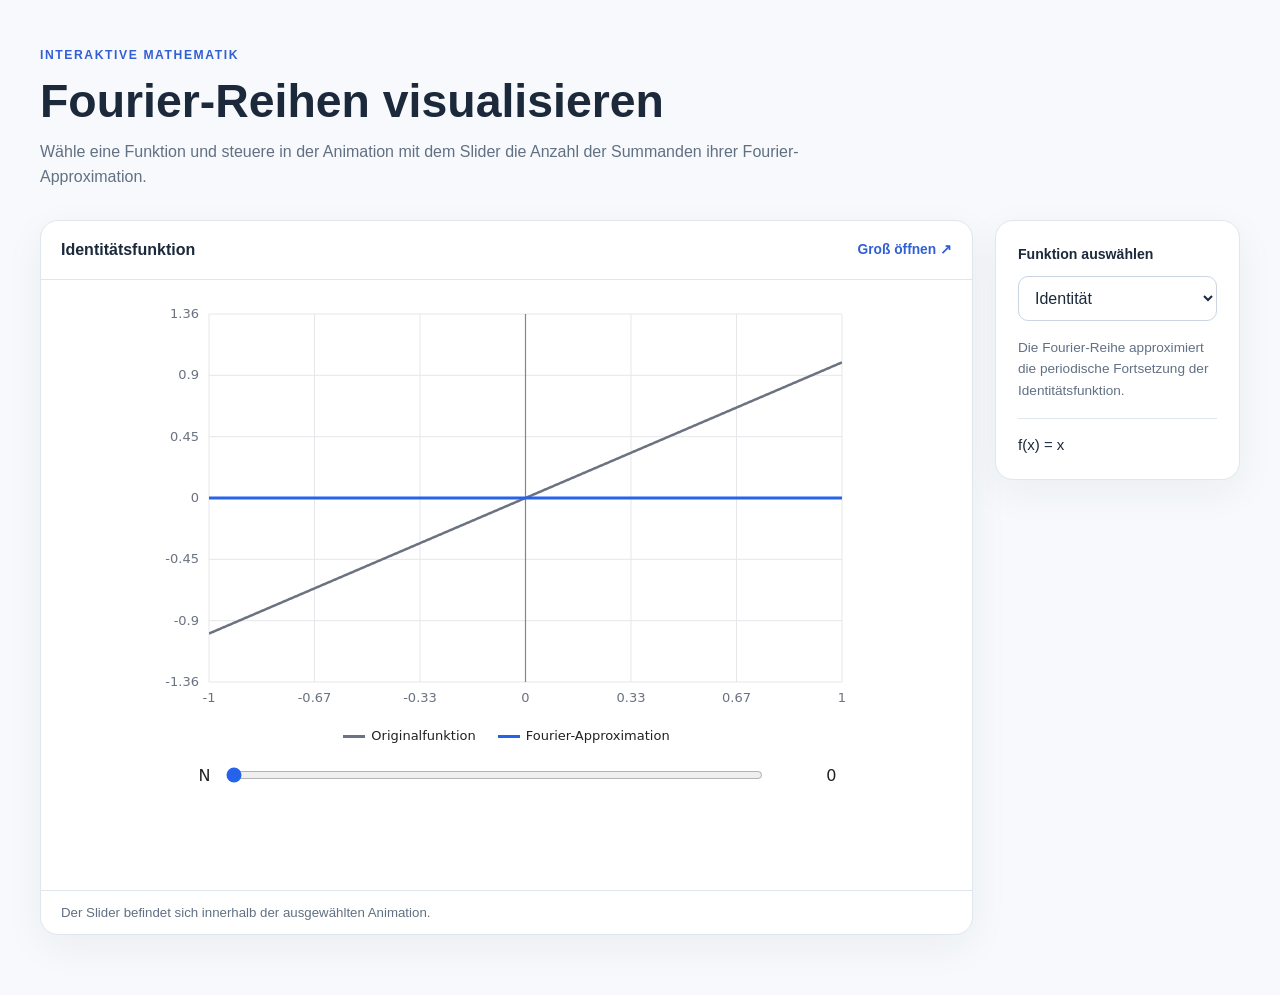
<file: Fourier_Reihen/fourier_dropdown.html>
<!doctype html>
<html lang="de">
<head>
  <meta charset="utf-8">
  <meta name="viewport" content="width=device-width, initial-scale=1">
  <meta name="description" content="Interaktive Fourier-Approximation mit auswählbarer Funktion.">
  <title>Fourier-Reihen · Interaktive Approximation</title>
  <style>
    :root { --ink:#1b293b;--muted:#617083;--accent:#315fd4;--line:#dfe6ee;--bg:#f7f9fc;--panel:#fff; }
    * { box-sizing:border-box; }
    body { margin:0; font-family:Inter,-apple-system,BlinkMacSystemFont,"Segoe UI",sans-serif; color:var(--ink); background:var(--bg); line-height:1.6; }
    .shell { width:min(1200px,calc(100% - 40px)); margin:0 auto; }
    header { padding:46px 0 30px; }
    .eyebrow { font-size:.76rem; font-weight:750; text-transform:uppercase; letter-spacing:.13em; color:var(--accent); }
    h1 { margin:10px 0; font-size:clamp(1.8rem,4vw,2.9rem); line-height:1.15; }
    .intro { color:var(--muted); max-width:780px; margin:0; }
    .layout { display:grid; grid-template-columns:minmax(0,1fr) 245px; align-items:start; gap:22px; padding-bottom:60px; }
    .animation-card,.sidebar { background:var(--panel); border:1px solid var(--line); border-radius:18px; box-shadow:0 12px 40px rgba(36,52,73,.055); }
    .animation-card { overflow:hidden; min-width:0; }
    .card-bar { padding:16px 20px; display:flex; flex-wrap:wrap; align-items:center; justify-content:space-between; gap:12px; border-bottom:1px solid var(--line); }
    .card-bar strong { font-size:1rem; }
    .card-bar a { color:var(--accent); font-size:.86rem; font-weight:650; text-decoration:none; }
    iframe { display:block; width:100%; height:610px; border:0; background:white; }
    .card-foot { padding:11px 20px; border-top:1px solid var(--line); color:var(--muted); font-size:.83rem; }
    .sidebar { padding:22px; }
    label { font-size:.88rem; font-weight:700; display:block; margin-bottom:10px; }
    select { width:100%; padding:12px 35px 12px 12px; border:1px solid #cbd5e1; border-radius:10px; background:#fff; color:var(--ink); font:inherit; cursor:pointer; }
    select:focus-visible { outline:3px solid #c7d7ff; border-color:var(--accent); }
    .hint { color:var(--muted); font-size:.85rem; margin:16px 0 0; }
    .formula { font-size:.94rem; padding:14px 0 0; margin:16px 0 0; border-top:1px solid var(--line); }
    code { font-size:.85em; }
    @media (max-width:850px) { .layout { grid-template-columns:1fr; } .sidebar { grid-row:1; } iframe { height:570px; } }
    @media (max-width:520px) { .shell { width:calc(100% - 24px); } header { padding-top:28px; } iframe { height:510px; } .sidebar { padding:16px; } }
  </style>
</head>
<body>
  <header class="shell">
    <div class="eyebrow">Interaktive Mathematik</div>
    <h1>Fourier-Reihen visualisieren</h1>
    <p class="intro">Wähle eine Funktion und steuere in der Animation mit dem Slider die Anzahl der Summanden ihrer Fourier-Approximation.</p>
  </header>
  <main class="shell layout">
    <section class="animation-card" aria-label="Fourier-Animation">
      <div class="card-bar">
        <strong id="animationTitle">Identitätsfunktion</strong>
        <a id="openLink" href="fourier_interaktiv_identity.html" target="_blank" rel="noopener">Groß öffnen ↗</a>
      </div>
      <iframe id="animationFrame" title="Interaktive Fourier-Approximation der Identitätsfunktion" src="fourier_interaktiv_identity.html" loading="eager"></iframe>
      <div class="card-foot">Der Slider befindet sich innerhalb der ausgewählten Animation.</div>
    </section>
    <aside class="sidebar">
      <label for="functionSelect">Funktion auswählen</label>
      <select id="functionSelect">
        <option value="identity">Identität</option>
        <option value="step">Heaviside-Funktion</option>
        <option value="sin">Sinusfunktion</option>
      </select>
      <p class="hint" id="description">Die Fourier-Reihe approximiert die periodische Fortsetzung der Identitätsfunktion.</p>
      <p class="formula" id="formula">f(x) = x</p>
    </aside>
  </main>
  <script>
    // Hier die Dateinamen anpassen, falls du sie später umbenennst.
    const animations = {
      identity: {
        file: 'fourier_interaktiv_identity.html',
        title: 'Identitätsfunktion',
        description: 'Die Fourier-Reihe approximiert die periodische Fortsetzung der Identitätsfunktion.',
        formula: 'f(x) = x'
      },
      step: {
        file: 'fourier_interaktiv_step.html',
        title: 'Heaviside-Funktion',
        description: 'An der Sprungstelle lässt sich das Gibbs-Phänomen beobachten.',
        formula: 'H(x) = 0 (x < 0), 1 (x ≥ 0)'
      },
      sin: {
        file: 'fourier_interaktiv_sin.html',
        title: 'Sinusfunktion',
        description: 'Eine Sinusschwingung ist bereits eine Fourier-Basisfunktion (bei passender Periodenwahl).',
        formula: 'f(x) = sin(x)'
      }
    };
    const selector = document.getElementById('functionSelect');
    const frame = document.getElementById('animationFrame');
    const title = document.getElementById('animationTitle');
    const link = document.getElementById('openLink');
    const description = document.getElementById('description');
    const formula = document.getElementById('formula');
    selector.addEventListener('change', () => {
      const item = animations[selector.value];
      frame.src = item.file;
      frame.title = 'Interaktive Fourier-Approximation: ' + item.title;
      title.textContent = item.title;
      link.href = item.file;
      description.textContent = item.description;
      formula.textContent = item.formula;
    });
  </script>
</body>
</html>
</file>
<file: styles.css>
*{box-sizing:border-box} :root{color-scheme:light;--ink:#16233c;--muted:#64748b;--line:#e3e8ef;--blue:#355ed7;--paper:#f8fafc}body{margin:0;background:var(--paper);color:var(--ink);font-family:Inter,ui-sans-serif,system-ui,-apple-system,BlinkMacSystemFont,"Segoe UI",sans-serif;line-height:1.55}a{color:inherit;text-decoration:none}a:focus-visible{outline:3px solid #6e8cf6;outline-offset:4px;border-radius:8px}.shell{max-width:1040px;margin:auto;padding:0 24px}.nav{background:#fff;border-bottom:1px solid var(--line)}.nav .shell{min-height:72px;display:flex;align-items:center;justify-content:space-between;gap:20px}.brand{font-size:1.08rem;font-weight:750;letter-spacing:-.03em}.brand span{color:var(--blue)}.navlink{font-size:.93rem;color:var(--muted)}.navlink:hover{color:var(--blue)}.hero{padding:82px 0 51px}.eyebrow{font-size:.77rem;text-transform:uppercase;letter-spacing:.17em;color:var(--blue);font-weight:800}.hero h1{font-size:clamp(2.25rem,6.5vw,4.1rem);line-height:1.12;letter-spacing:-.055em;margin:16px 0 18px;max-width:760px}.hero p{font-size:1.08rem;color:var(--muted);max-width:650px;margin:0}.section-header{display:flex;justify-content:space-between;align-items:baseline;gap:16px;margin:0 0 19px}.section-header h2{font-size:1.35rem;letter-spacing:-.035em;margin:0}.section-header small{color:var(--muted)}.grid{display:grid;grid-template-columns:repeat(3,minmax(0,1fr));gap:18px}.card{background:white;border:1px solid var(--line);border-radius:20px;padding:27px;transition:transform .18s,border-color .18s,box-shadow .18s;min-height:212px;display:flex;flex-direction:column}.card[href]:hover{transform:translateY(-3px);border-color:#b4c4f2;box-shadow:0 12px 30px #1b38700d}.symbol{font-size:2.25rem;color:var(--blue);font-family:Georgia,serif;line-height:1.3;height:60px}.card h3{font-size:1.25rem;margin:11px 0 5px;letter-spacing:-.02em}.card p{color:var(--muted);margin:0 0 16px;font-size:.92rem}.card .more{margin-top:auto;color:var(--blue);font-size:.9rem;font-weight:650}.muted-card{opacity:.7}.muted-card .more{color:var(--muted)}.footer{border-top:1px solid var(--line);margin-top:76px;padding:23px 0 40px;color:var(--muted);font-size:.88rem}.crumb{margin:38px 0 0;color:var(--muted);font-size:.9rem}.crumb a:hover{text-decoration:underline}.intro{padding:28px 0 35px}.intro h1{font-size:clamp(2rem,5vw,3rem);letter-spacing:-.05em;margin:6px 0 12px}.intro p{color:var(--muted);max-width:680px}.page-grid{display:grid;grid-template-columns:repeat(2,minmax(0,1fr));gap:18px}.tag{display:inline-block;color:#3659bc;background:#eef2ff;border-radius:999px;padding:3px 10px;font-size:.76rem;font-weight:700;margin-bottom:10px}@media(max-width:760px){.grid,.page-grid{grid-template-columns:1fr}.hero{padding:58px 0 36px}.card{min-height:170px}.shell{padding:0 18px}.section-header{display:block}}
</file>
